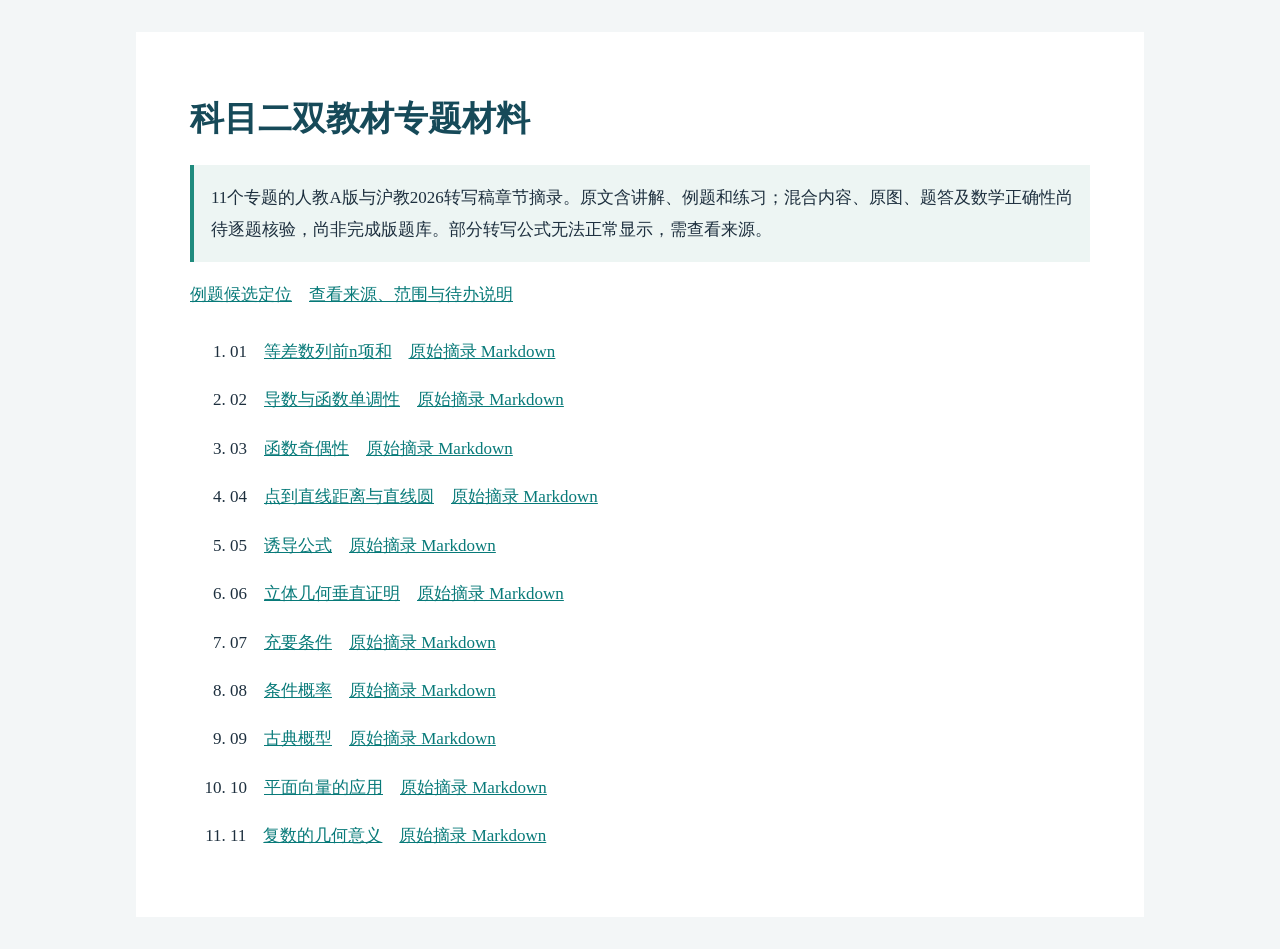
<file: index.html>
<!doctype html><html lang="zh-CN"><head><meta charset="utf-8"><meta name="viewport" content="width=device-width,initial-scale=1"><meta name="author" content="chengbai"><link rel="stylesheet" href="阅读样式.css"><title>科目二双教材专题材料</title></head><body><main><h1>科目二双教材专题材料</h1><p class="note">11个专题的人教A版与沪教2026转写稿章节摘录。原文含讲解、例题和练习；混合内容、原图、题答及数学正确性尚待逐题核验，尚非完成版题库。部分转写公式无法正常显示，需查看来源。</p><p><a href="例题候选目录.html">例题候选定位</a>　<a href="说明.html">查看来源、范围与待办说明</a></p><ol class="toc"><li>01　<a href="01-%E7%AD%89%E5%B7%AE%E6%95%B0%E5%88%97%E5%89%8Dn%E9%A1%B9%E5%92%8C/index.html">等差数列前n项和</a>　<a href="01-%E7%AD%89%E5%B7%AE%E6%95%B0%E5%88%97%E5%89%8Dn%E9%A1%B9%E5%92%8C/%E6%95%99%E6%9D%90%E6%91%98%E5%BD%95.md">原始摘录 Markdown</a></li><li>02　<a href="02-%E5%AF%BC%E6%95%B0%E4%B8%8E%E5%87%BD%E6%95%B0%E5%8D%95%E8%B0%83%E6%80%A7/index.html">导数与函数单调性</a>　<a href="02-%E5%AF%BC%E6%95%B0%E4%B8%8E%E5%87%BD%E6%95%B0%E5%8D%95%E8%B0%83%E6%80%A7/%E6%95%99%E6%9D%90%E6%91%98%E5%BD%95.md">原始摘录 Markdown</a></li><li>03　<a href="03-%E5%87%BD%E6%95%B0%E5%A5%87%E5%81%B6%E6%80%A7/index.html">函数奇偶性</a>　<a href="03-%E5%87%BD%E6%95%B0%E5%A5%87%E5%81%B6%E6%80%A7/%E6%95%99%E6%9D%90%E6%91%98%E5%BD%95.md">原始摘录 Markdown</a></li><li>04　<a href="04-%E7%82%B9%E5%88%B0%E7%9B%B4%E7%BA%BF%E8%B7%9D%E7%A6%BB%E4%B8%8E%E7%9B%B4%E7%BA%BF%E5%9C%86/index.html">点到直线距离与直线圆</a>　<a href="04-%E7%82%B9%E5%88%B0%E7%9B%B4%E7%BA%BF%E8%B7%9D%E7%A6%BB%E4%B8%8E%E7%9B%B4%E7%BA%BF%E5%9C%86/%E6%95%99%E6%9D%90%E6%91%98%E5%BD%95.md">原始摘录 Markdown</a></li><li>05　<a href="05-%E8%AF%B1%E5%AF%BC%E5%85%AC%E5%BC%8F/index.html">诱导公式</a>　<a href="05-%E8%AF%B1%E5%AF%BC%E5%85%AC%E5%BC%8F/%E6%95%99%E6%9D%90%E6%91%98%E5%BD%95.md">原始摘录 Markdown</a></li><li>06　<a href="06-%E7%AB%8B%E4%BD%93%E5%87%A0%E4%BD%95%E5%9E%82%E7%9B%B4%E8%AF%81%E6%98%8E/index.html">立体几何垂直证明</a>　<a href="06-%E7%AB%8B%E4%BD%93%E5%87%A0%E4%BD%95%E5%9E%82%E7%9B%B4%E8%AF%81%E6%98%8E/%E6%95%99%E6%9D%90%E6%91%98%E5%BD%95.md">原始摘录 Markdown</a></li><li>07　<a href="07-%E5%85%85%E8%A6%81%E6%9D%A1%E4%BB%B6/index.html">充要条件</a>　<a href="07-%E5%85%85%E8%A6%81%E6%9D%A1%E4%BB%B6/%E6%95%99%E6%9D%90%E6%91%98%E5%BD%95.md">原始摘录 Markdown</a></li><li>08　<a href="08-%E6%9D%A1%E4%BB%B6%E6%A6%82%E7%8E%87/index.html">条件概率</a>　<a href="08-%E6%9D%A1%E4%BB%B6%E6%A6%82%E7%8E%87/%E6%95%99%E6%9D%90%E6%91%98%E5%BD%95.md">原始摘录 Markdown</a></li><li>09　<a href="09-%E5%8F%A4%E5%85%B8%E6%A6%82%E5%9E%8B/index.html">古典概型</a>　<a href="09-%E5%8F%A4%E5%85%B8%E6%A6%82%E5%9E%8B/%E6%95%99%E6%9D%90%E6%91%98%E5%BD%95.md">原始摘录 Markdown</a></li><li>10　<a href="10-%E5%B9%B3%E9%9D%A2%E5%90%91%E9%87%8F%E7%9A%84%E5%BA%94%E7%94%A8/index.html">平面向量的应用</a>　<a href="10-%E5%B9%B3%E9%9D%A2%E5%90%91%E9%87%8F%E7%9A%84%E5%BA%94%E7%94%A8/%E6%95%99%E6%9D%90%E6%91%98%E5%BD%95.md">原始摘录 Markdown</a></li><li>11　<a href="11-%E5%A4%8D%E6%95%B0%E7%9A%84%E5%87%A0%E4%BD%95%E6%84%8F%E4%B9%89/index.html">复数的几何意义</a>　<a href="11-%E5%A4%8D%E6%95%B0%E7%9A%84%E5%87%A0%E4%BD%95%E6%84%8F%E4%B9%89/%E6%95%99%E6%9D%90%E6%91%98%E5%BD%95.md">原始摘录 Markdown</a></li></ol></main></body></html>
</file>
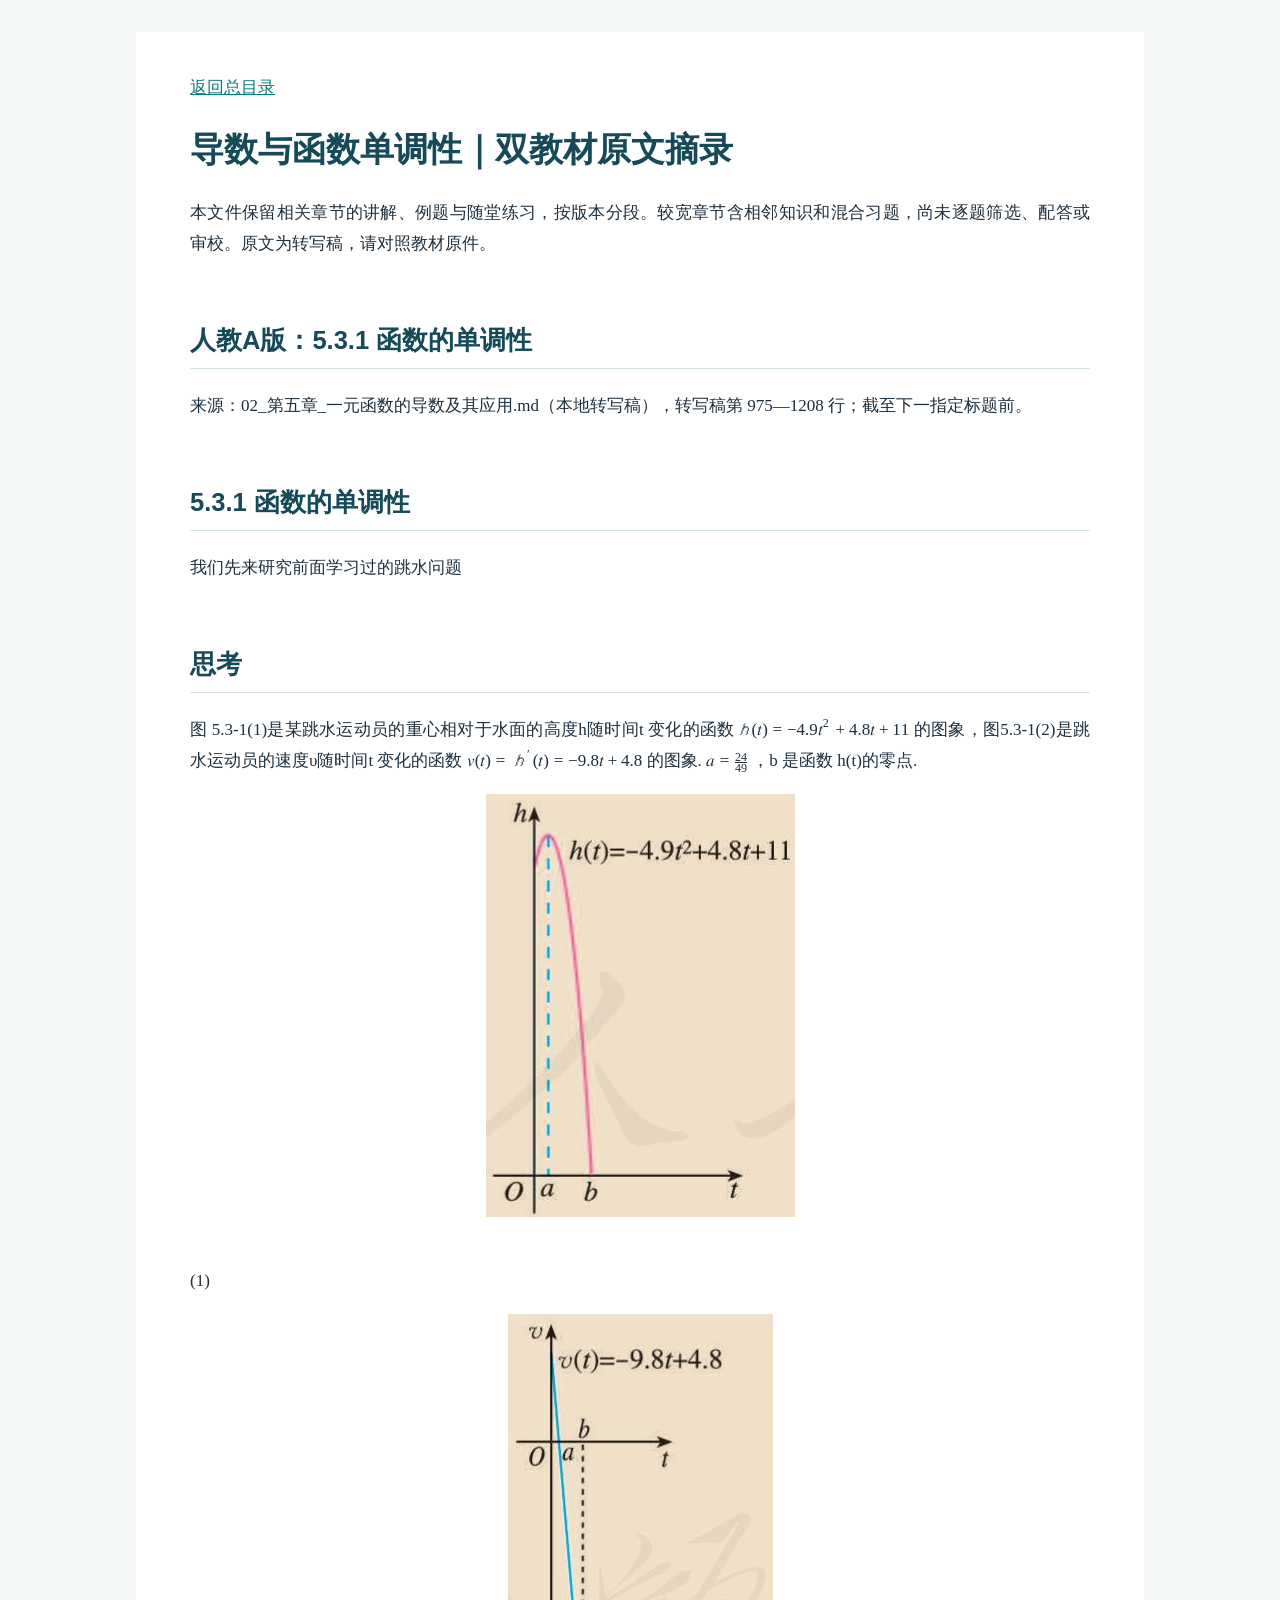
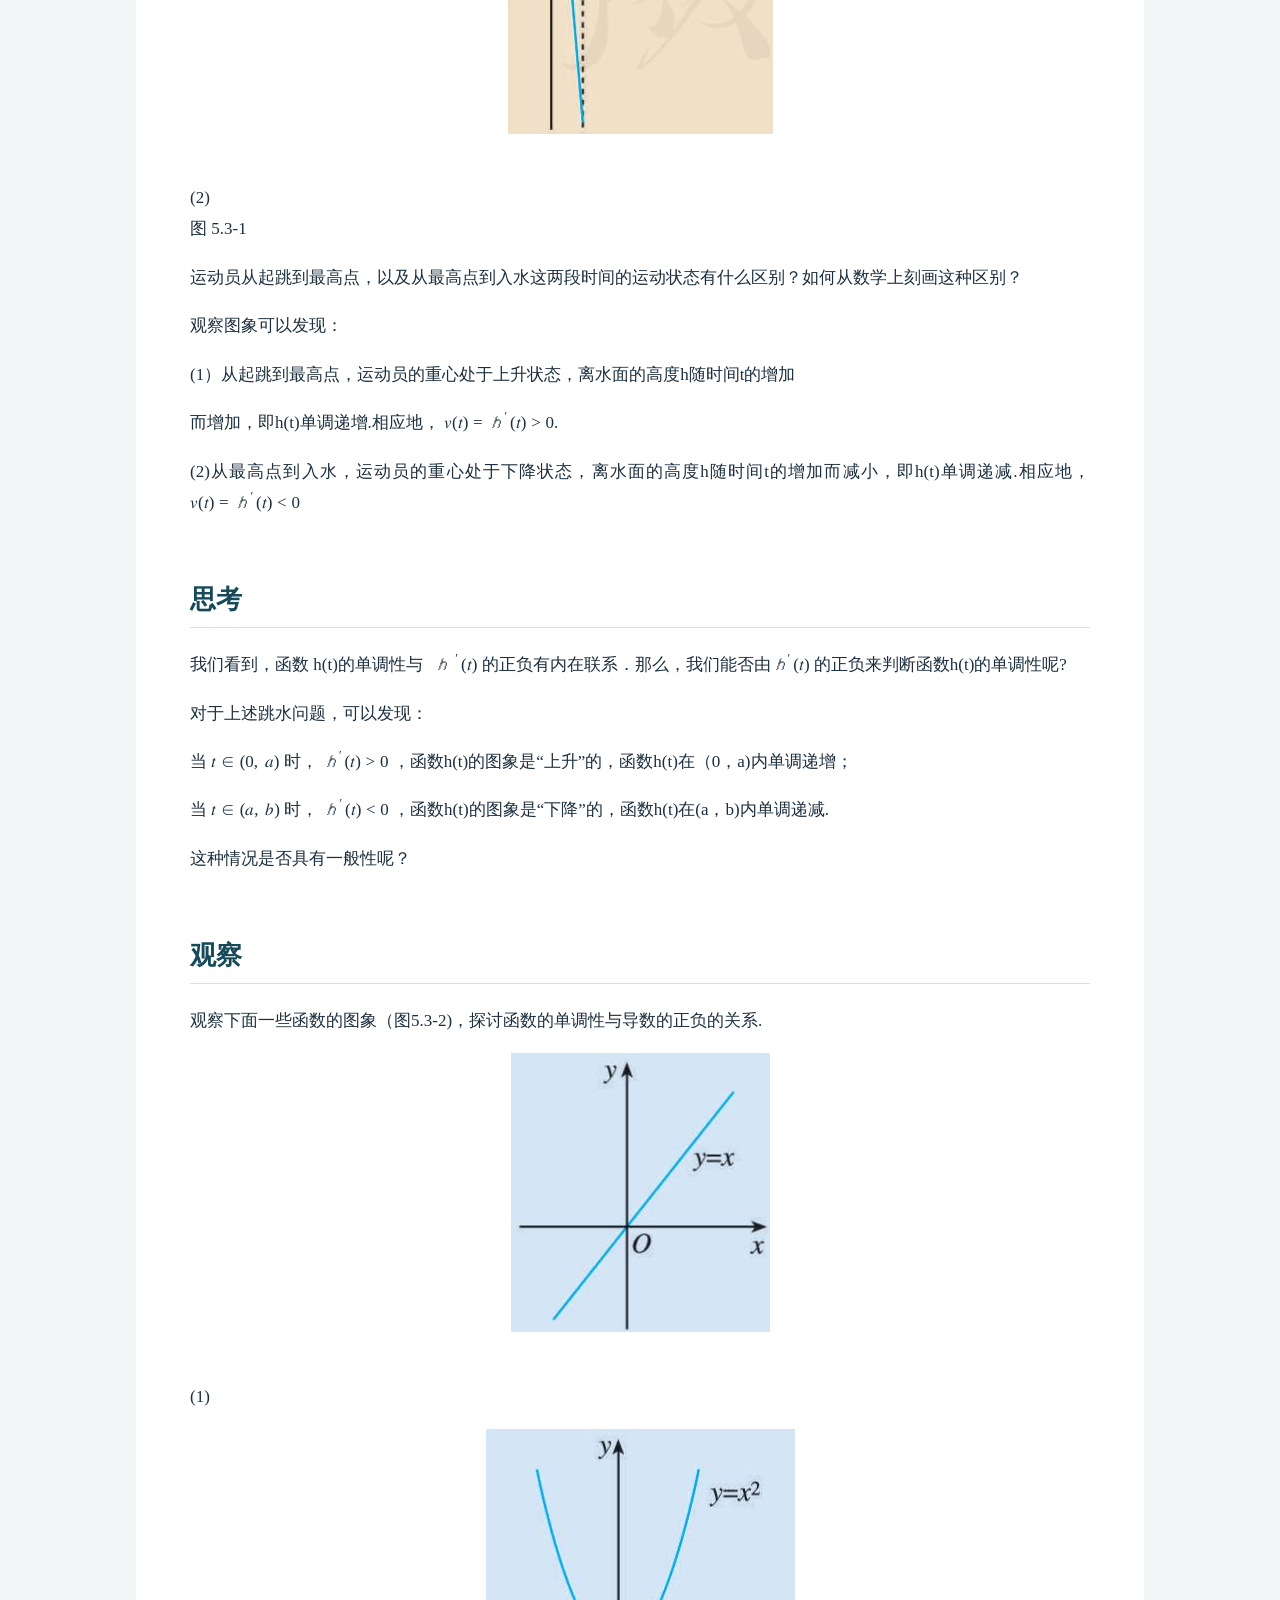
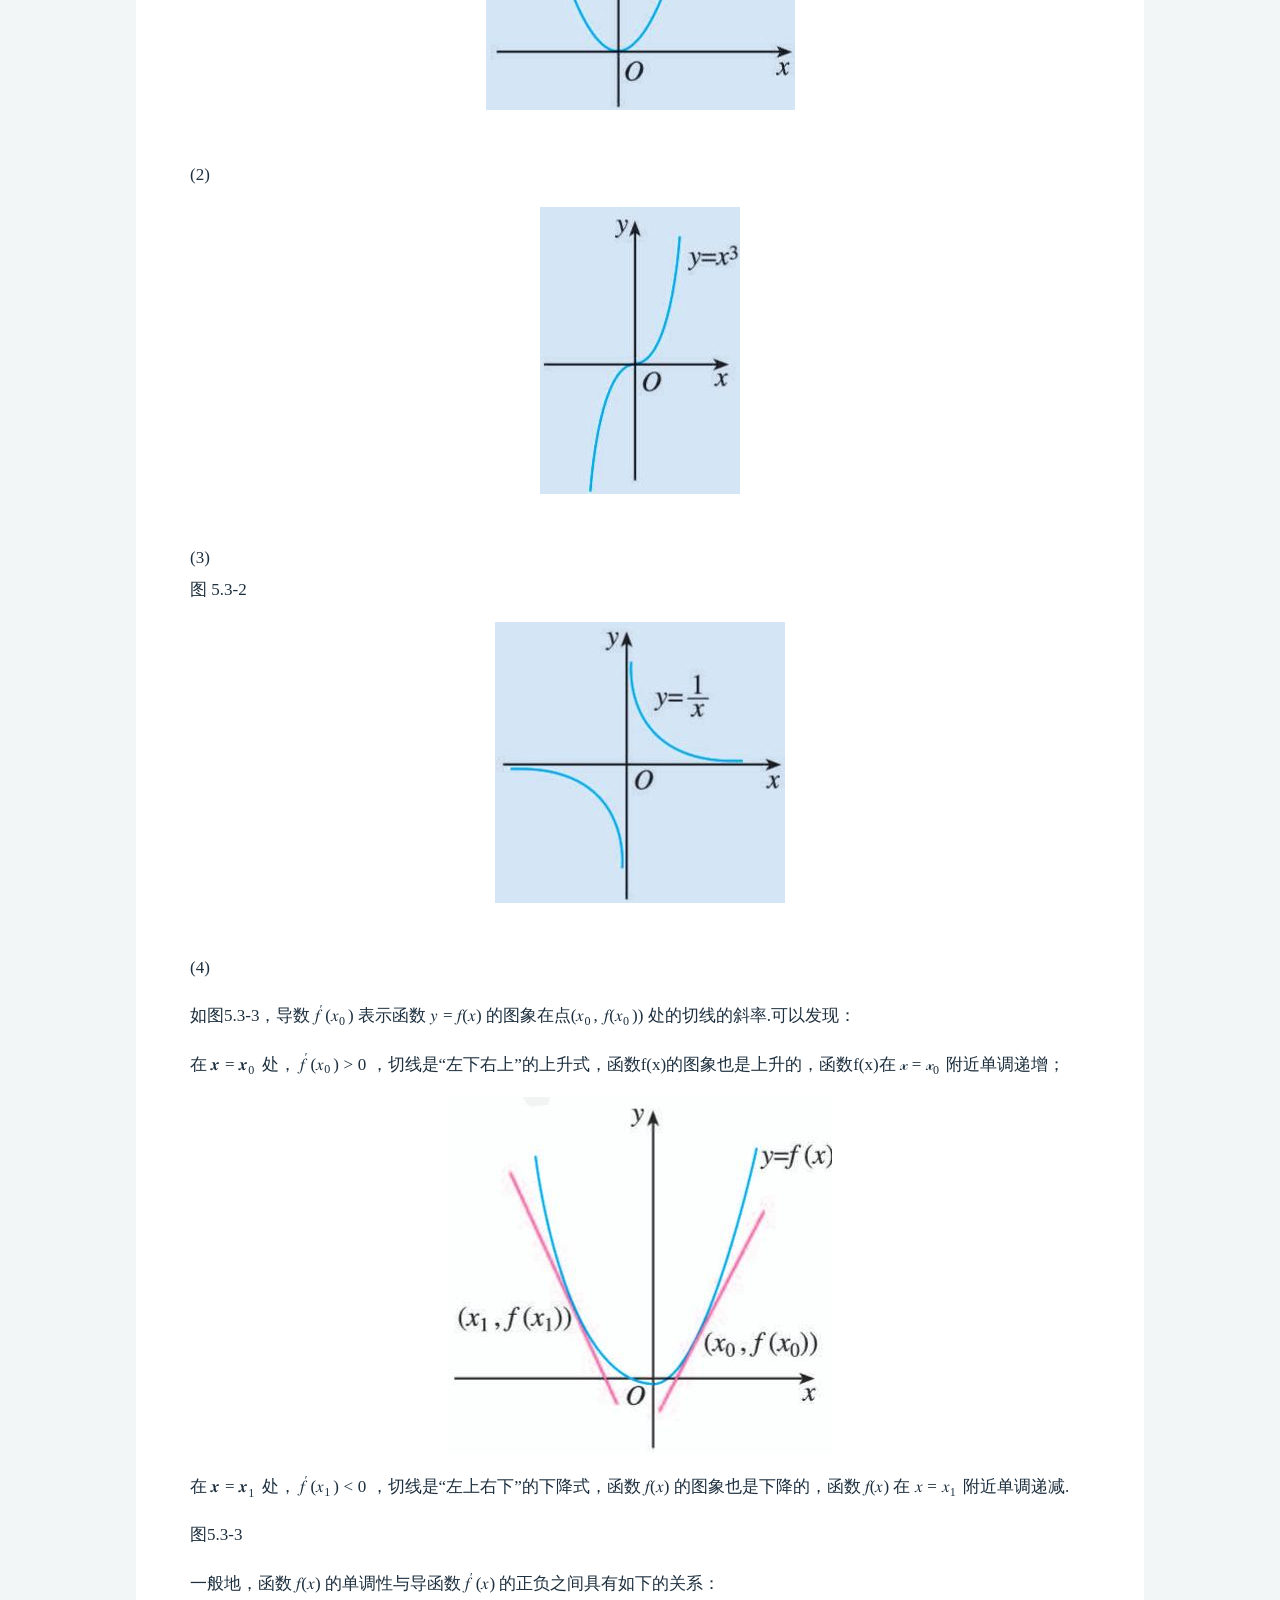
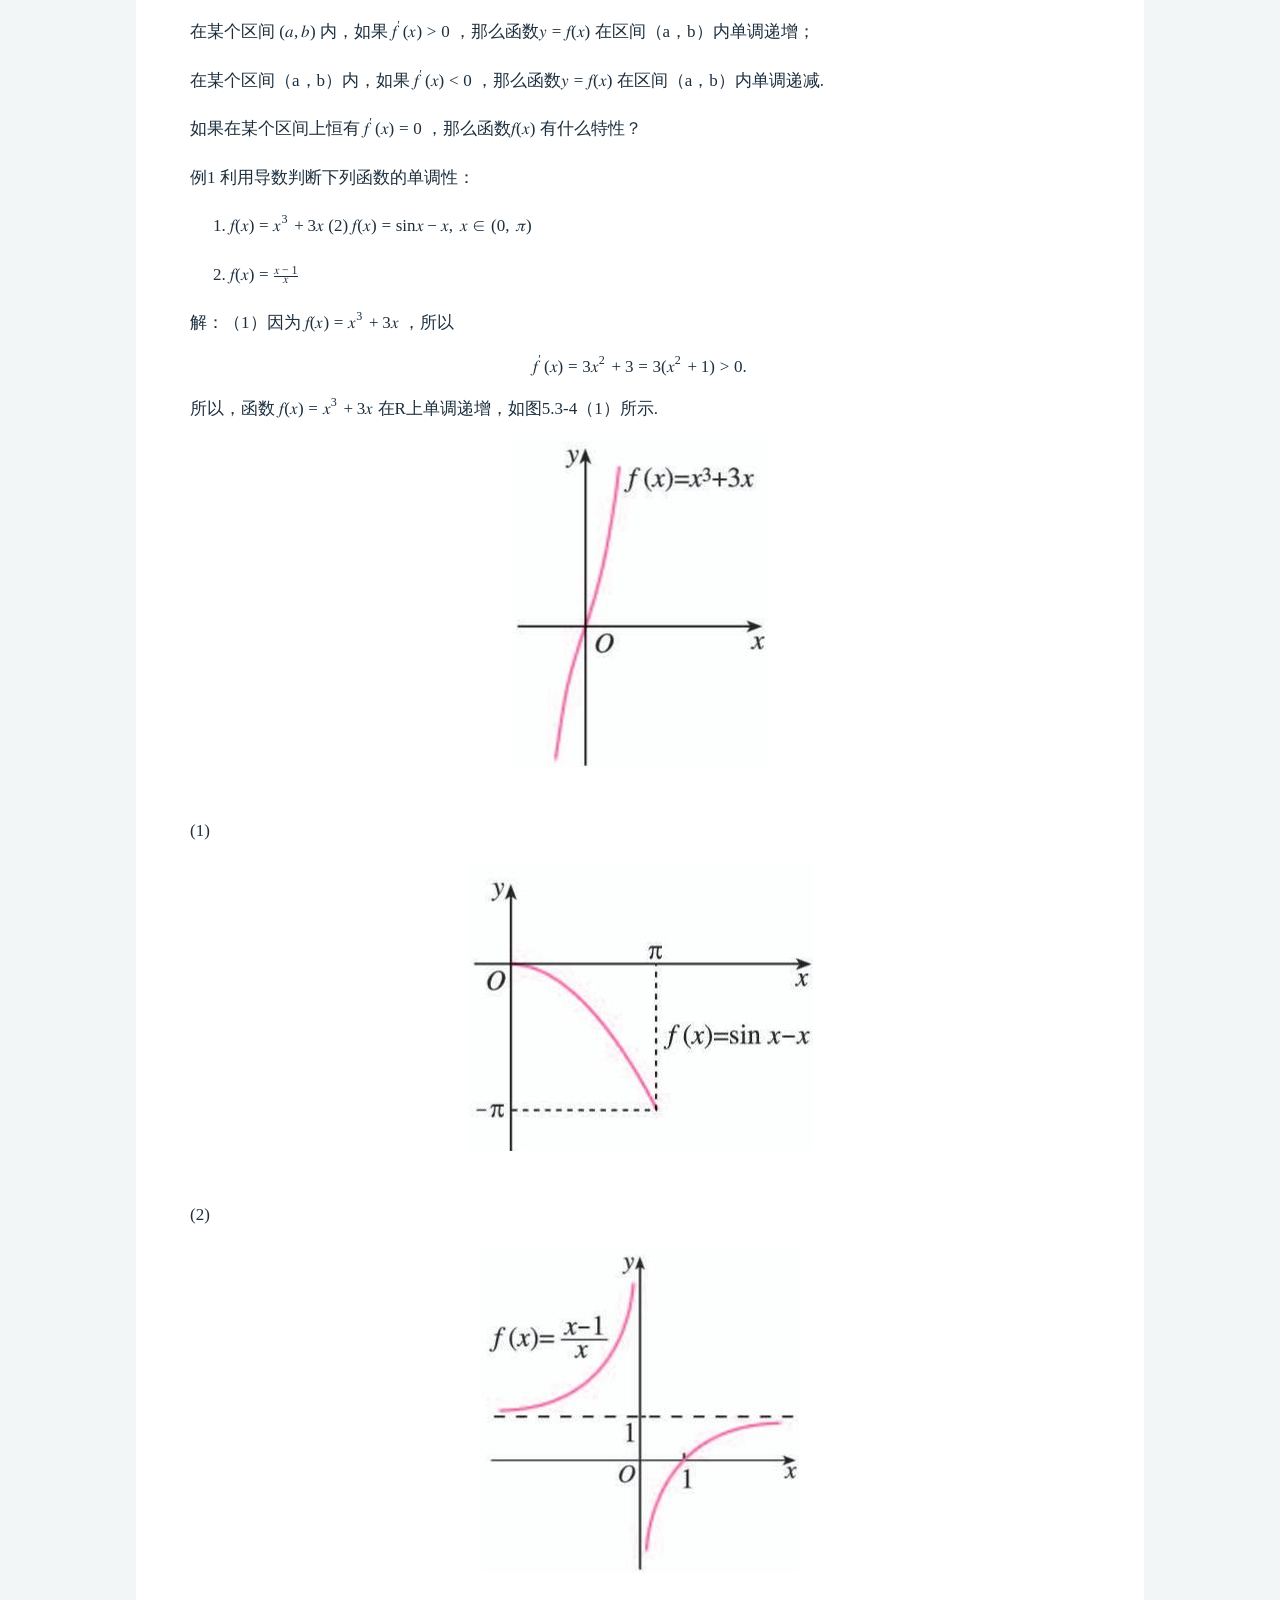
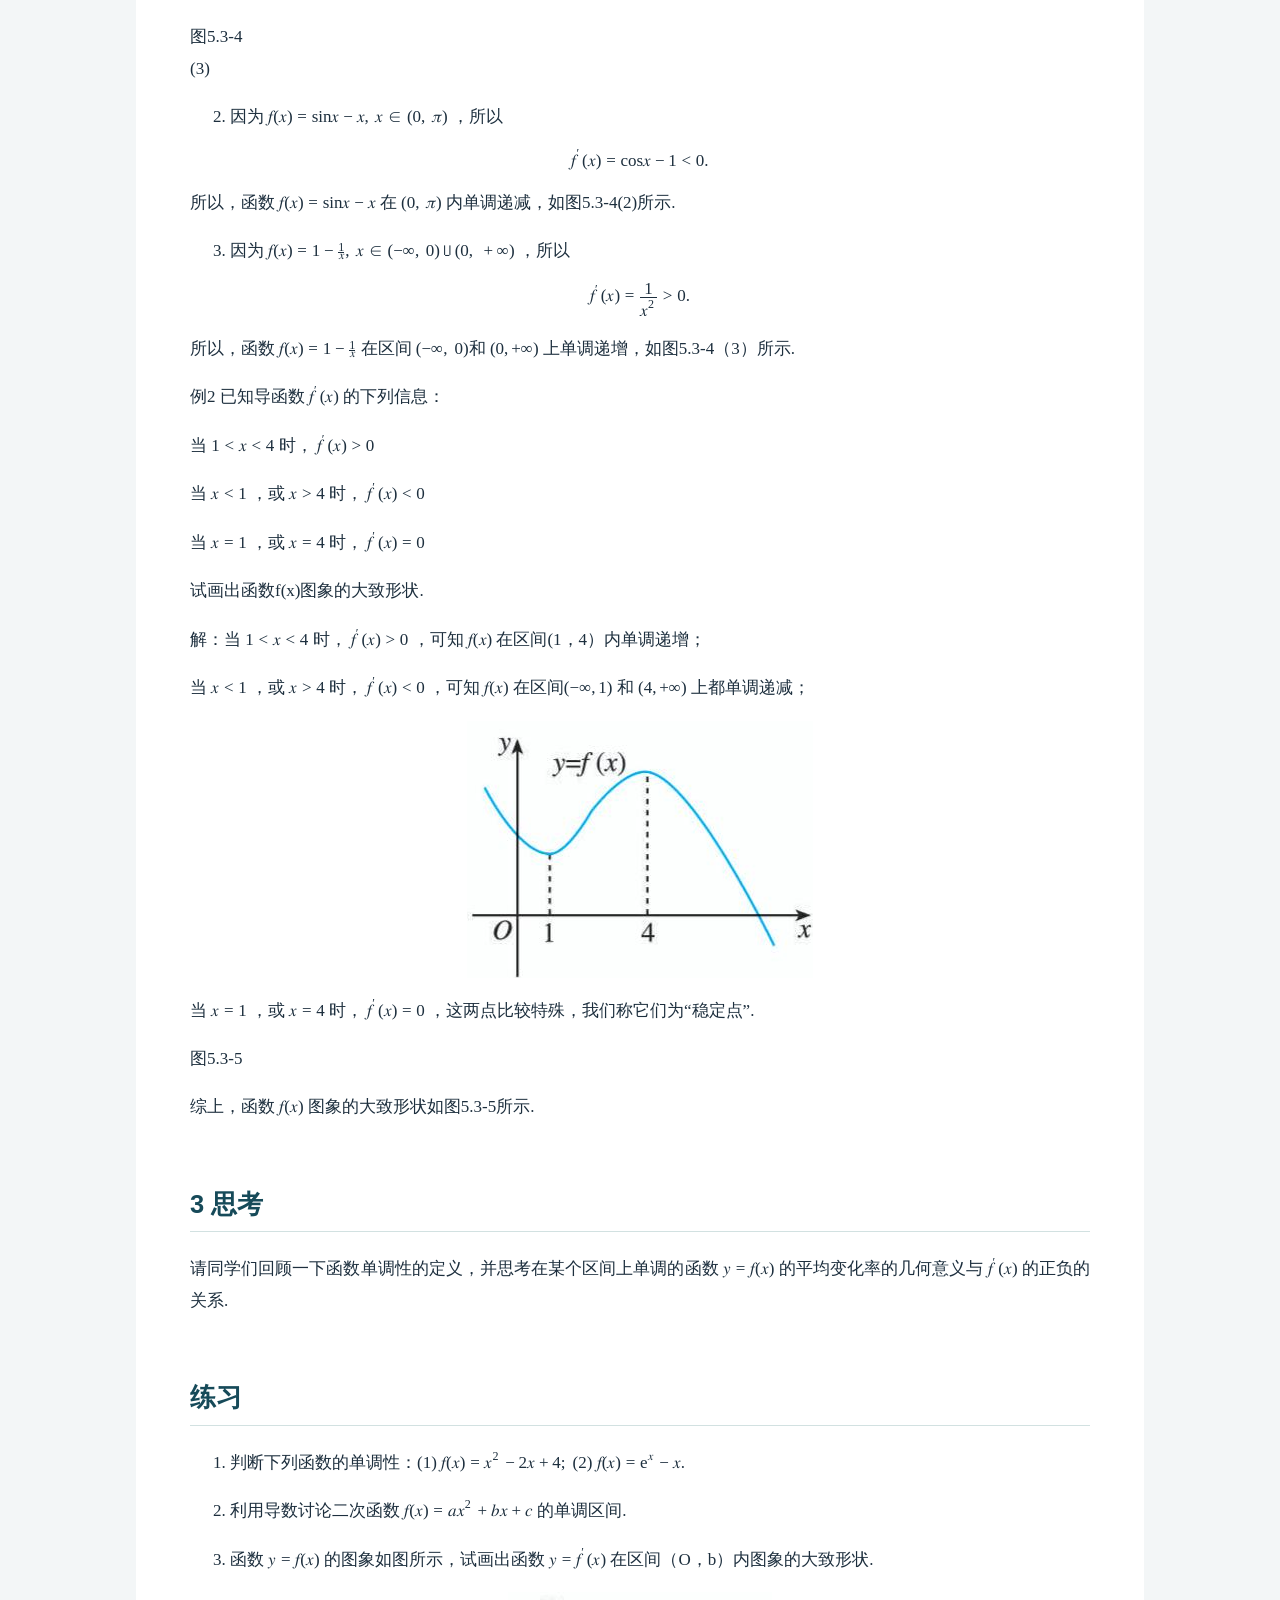
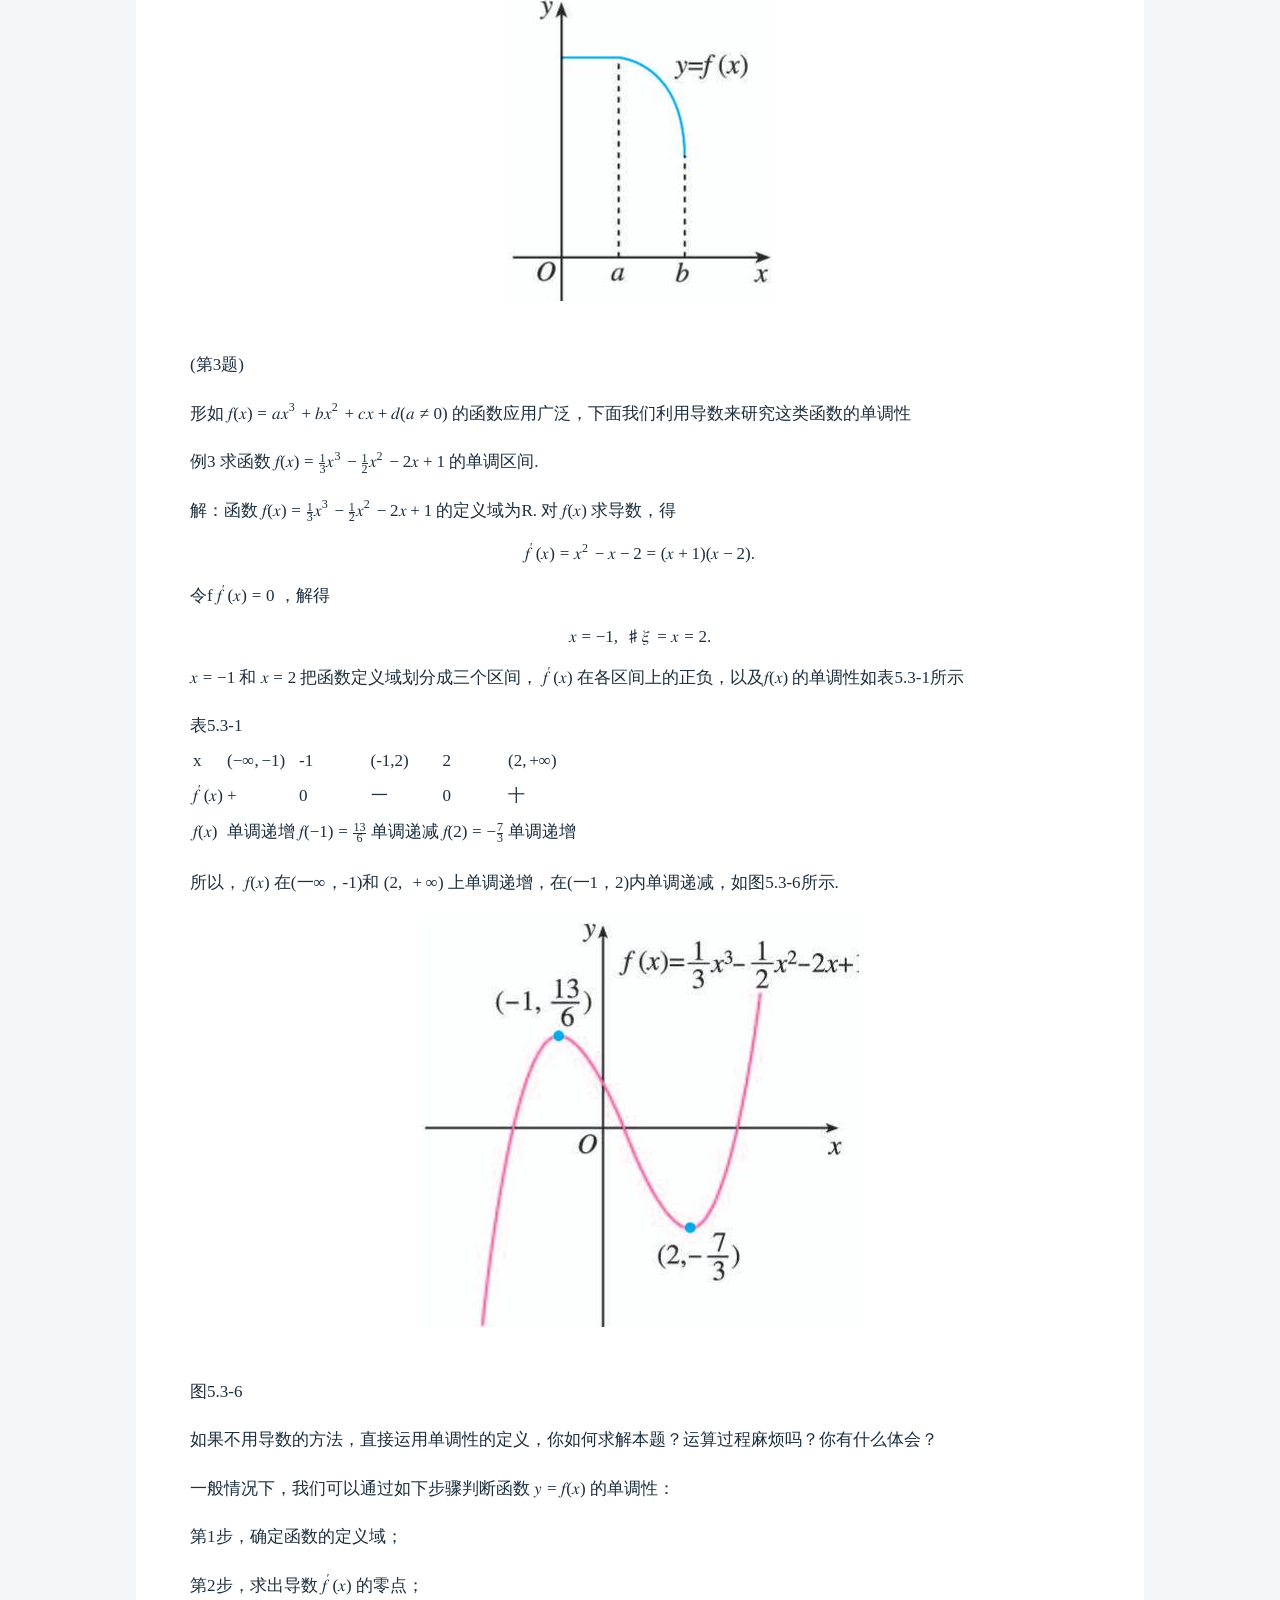
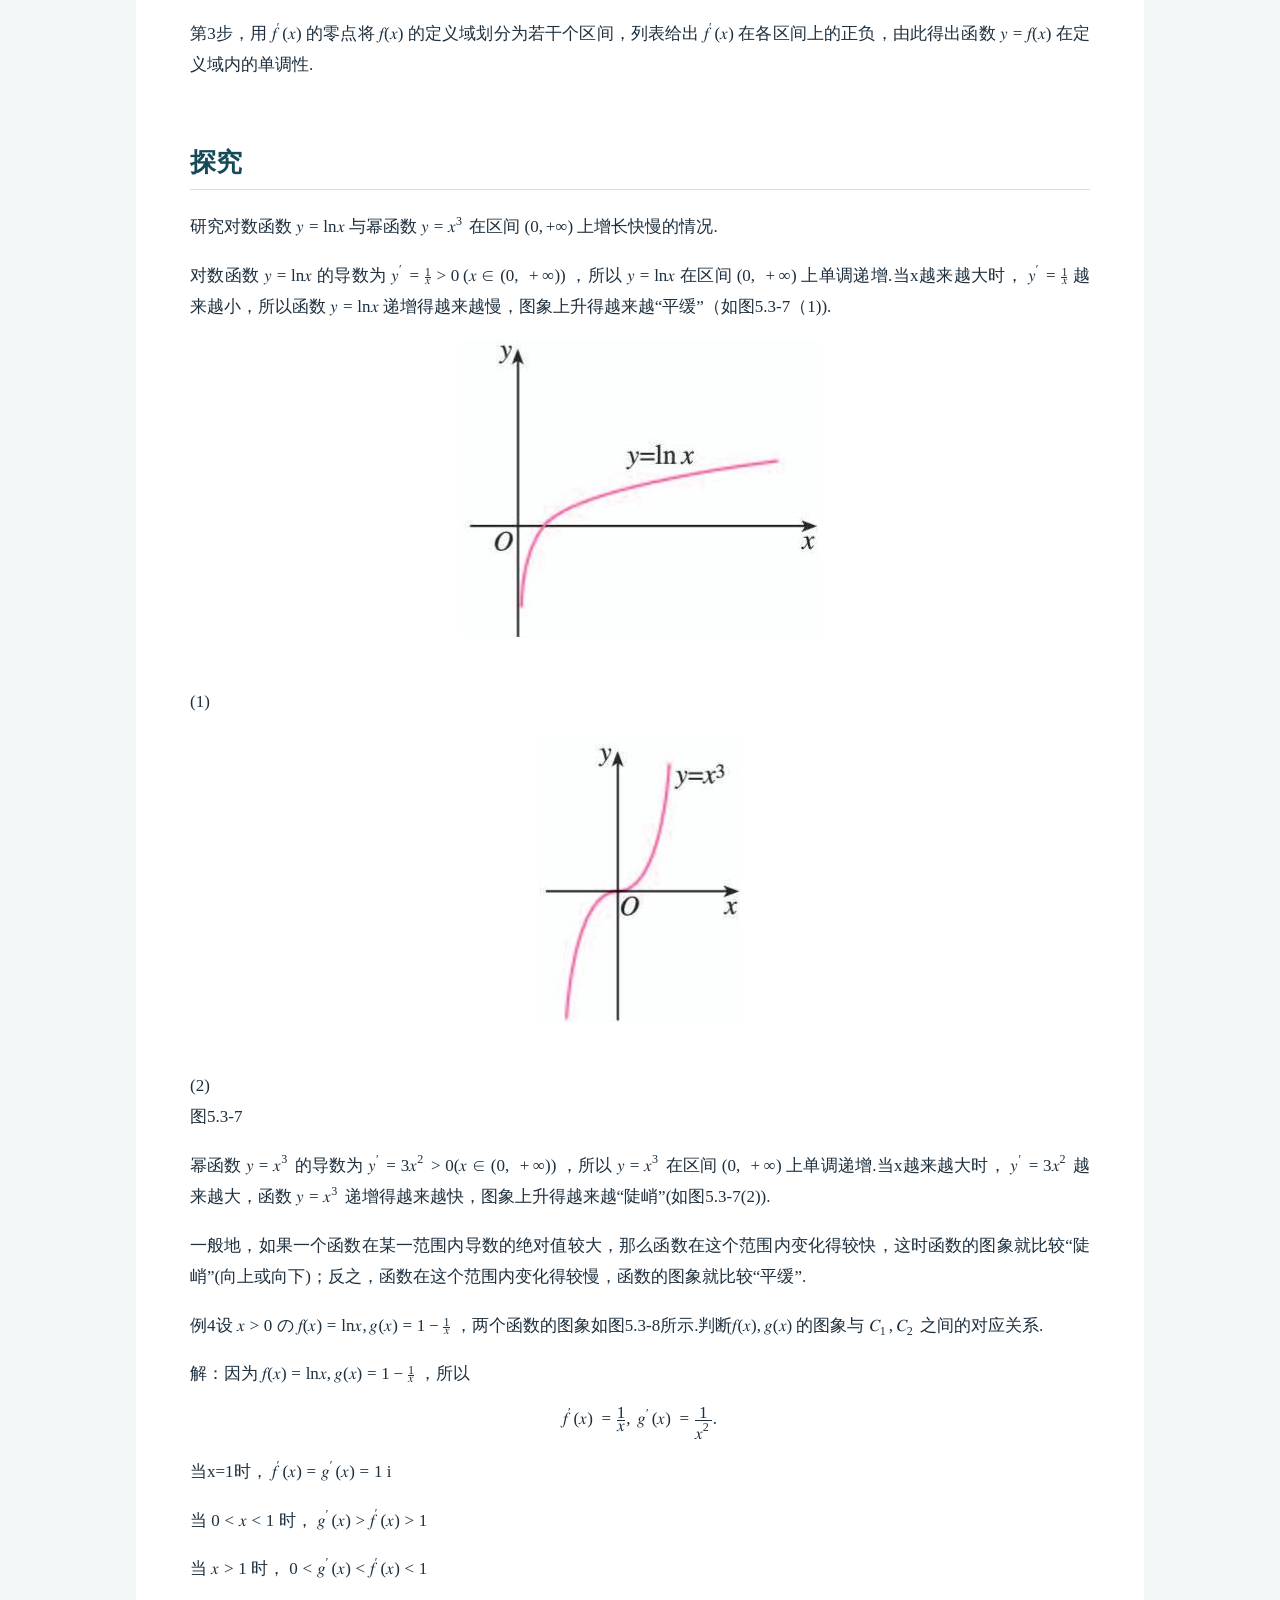
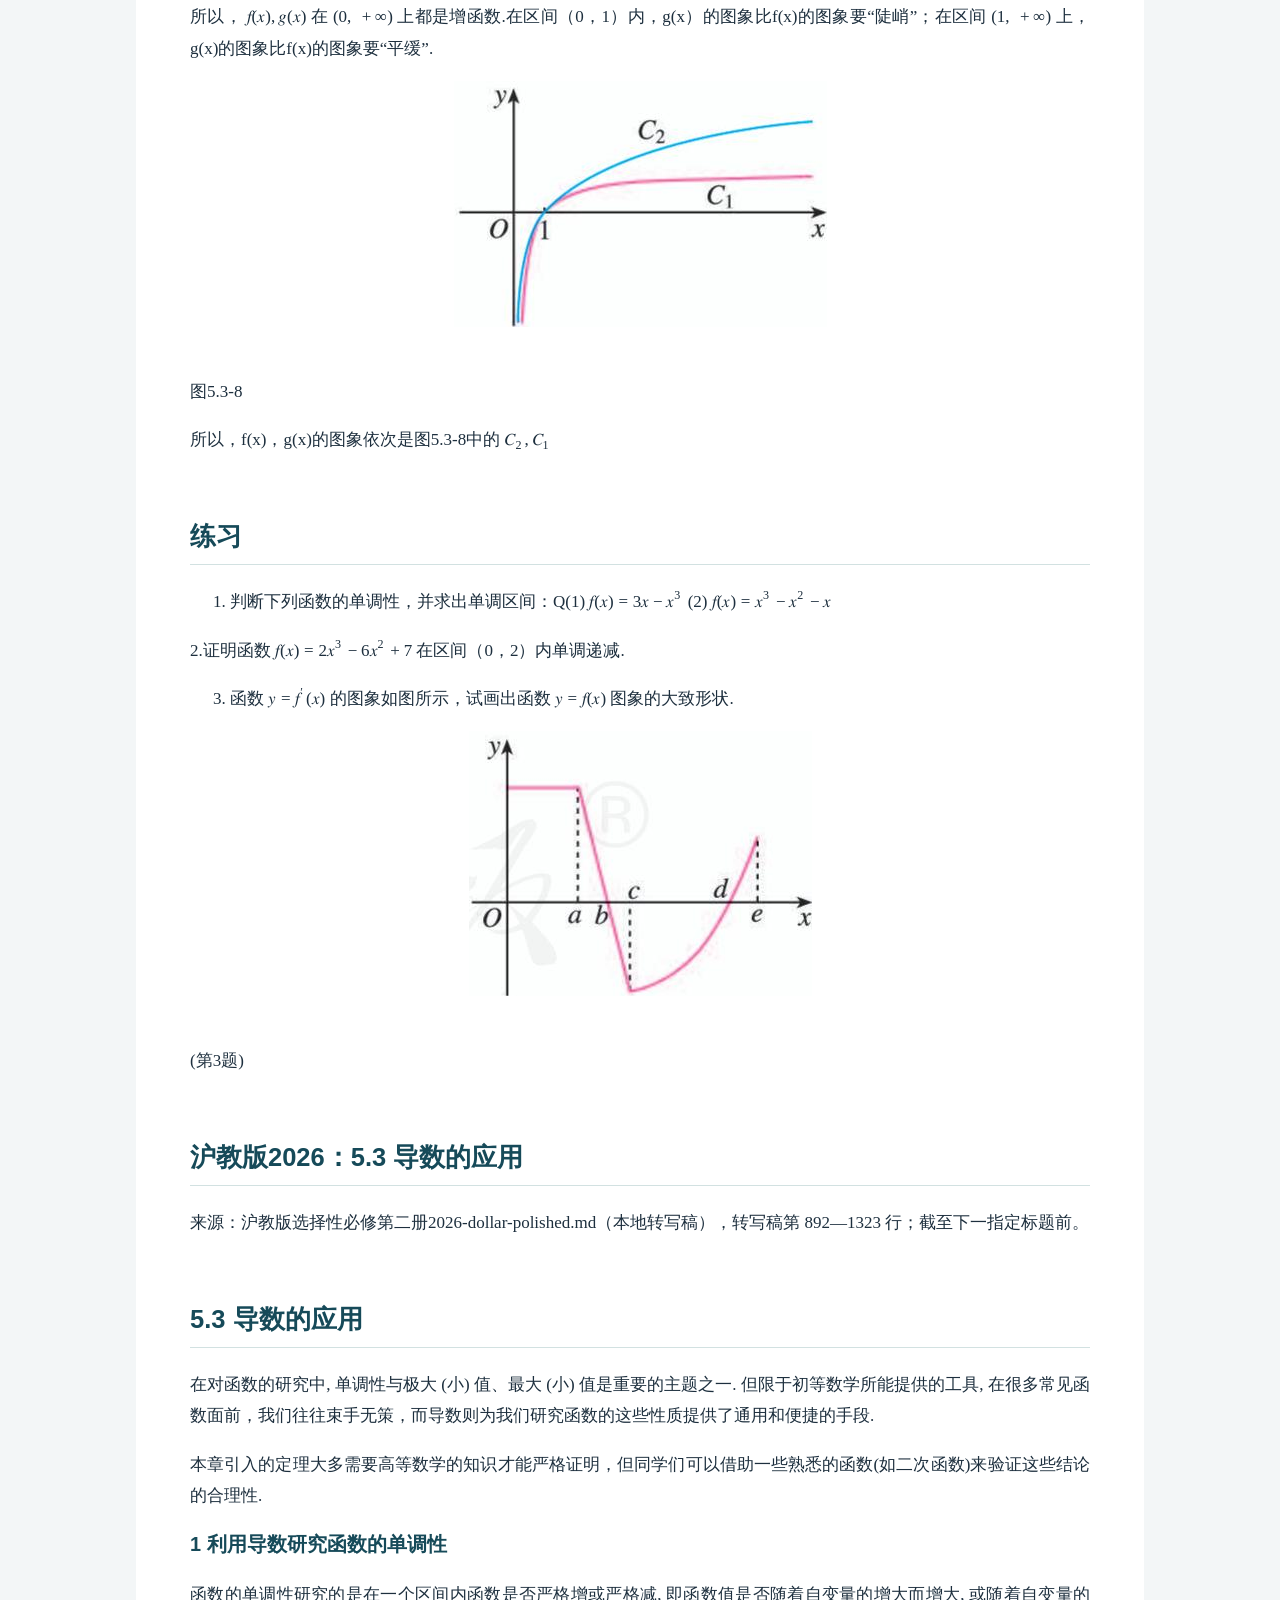
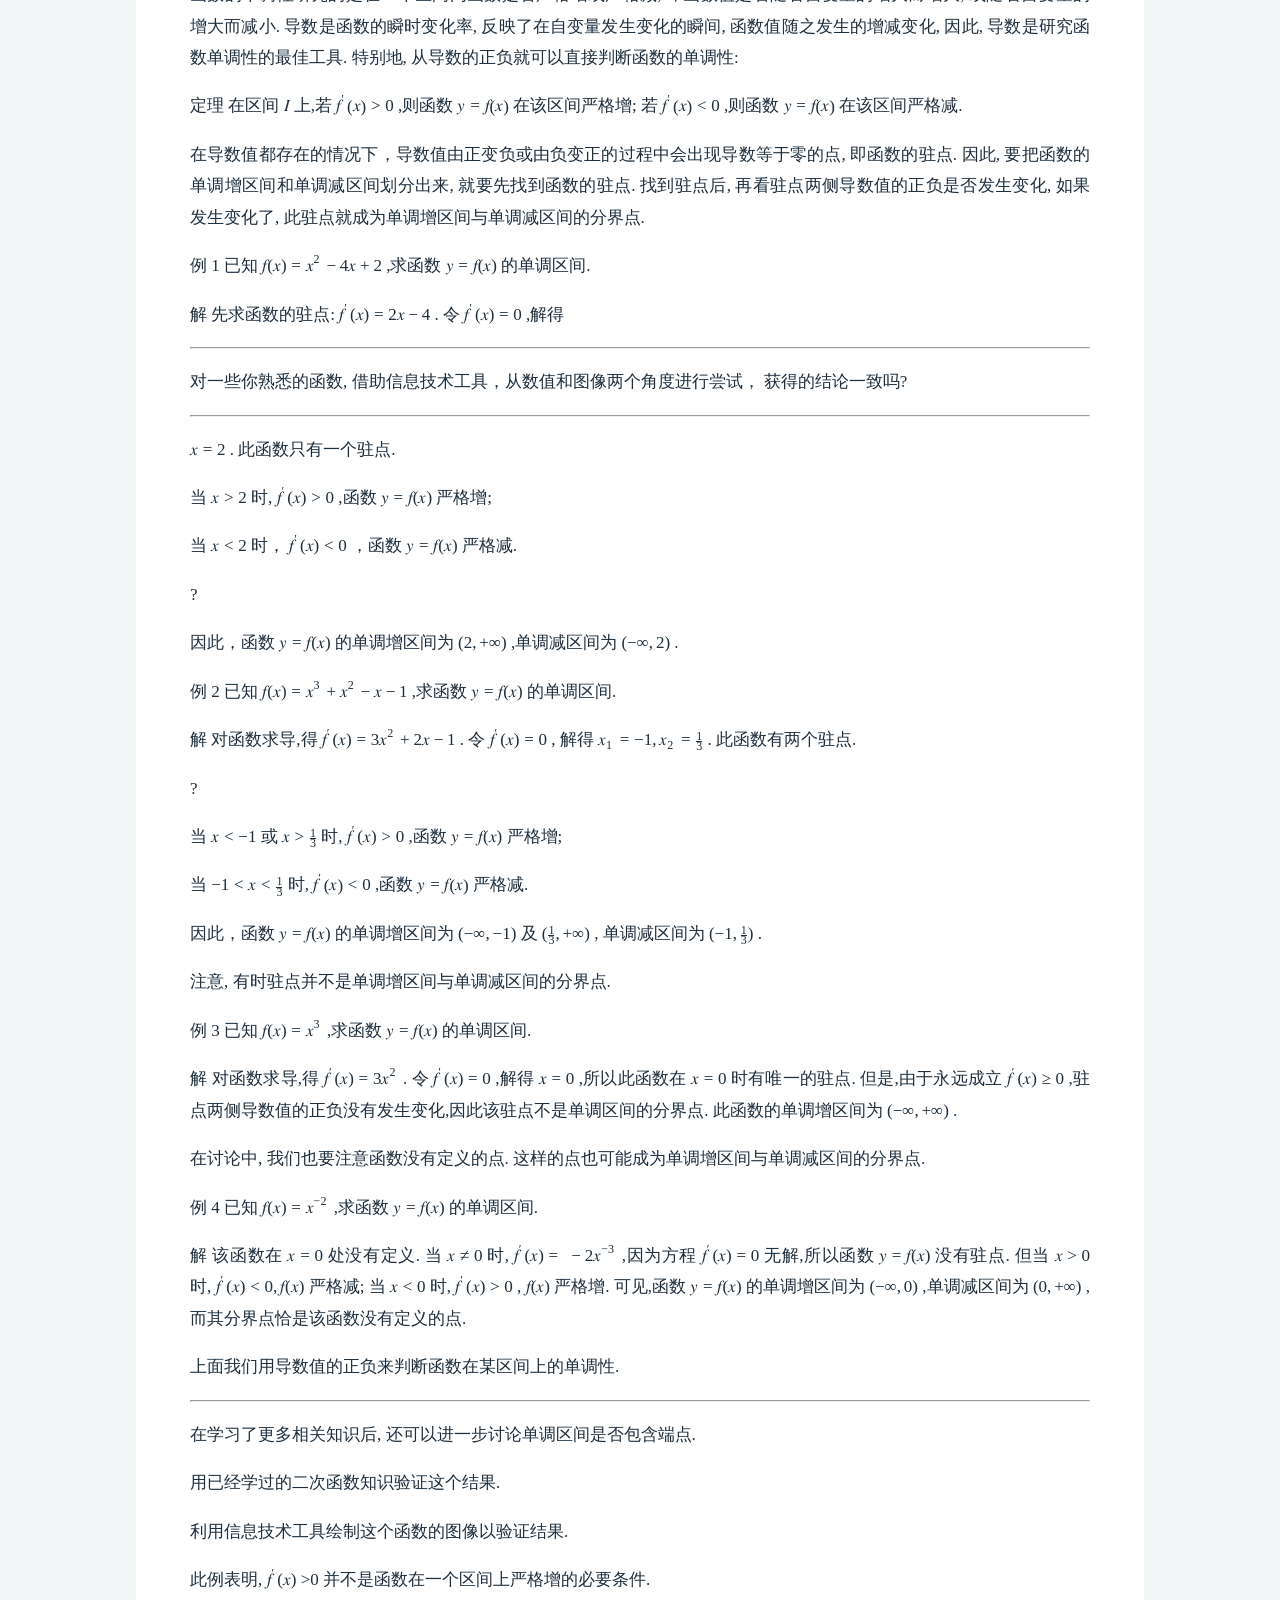
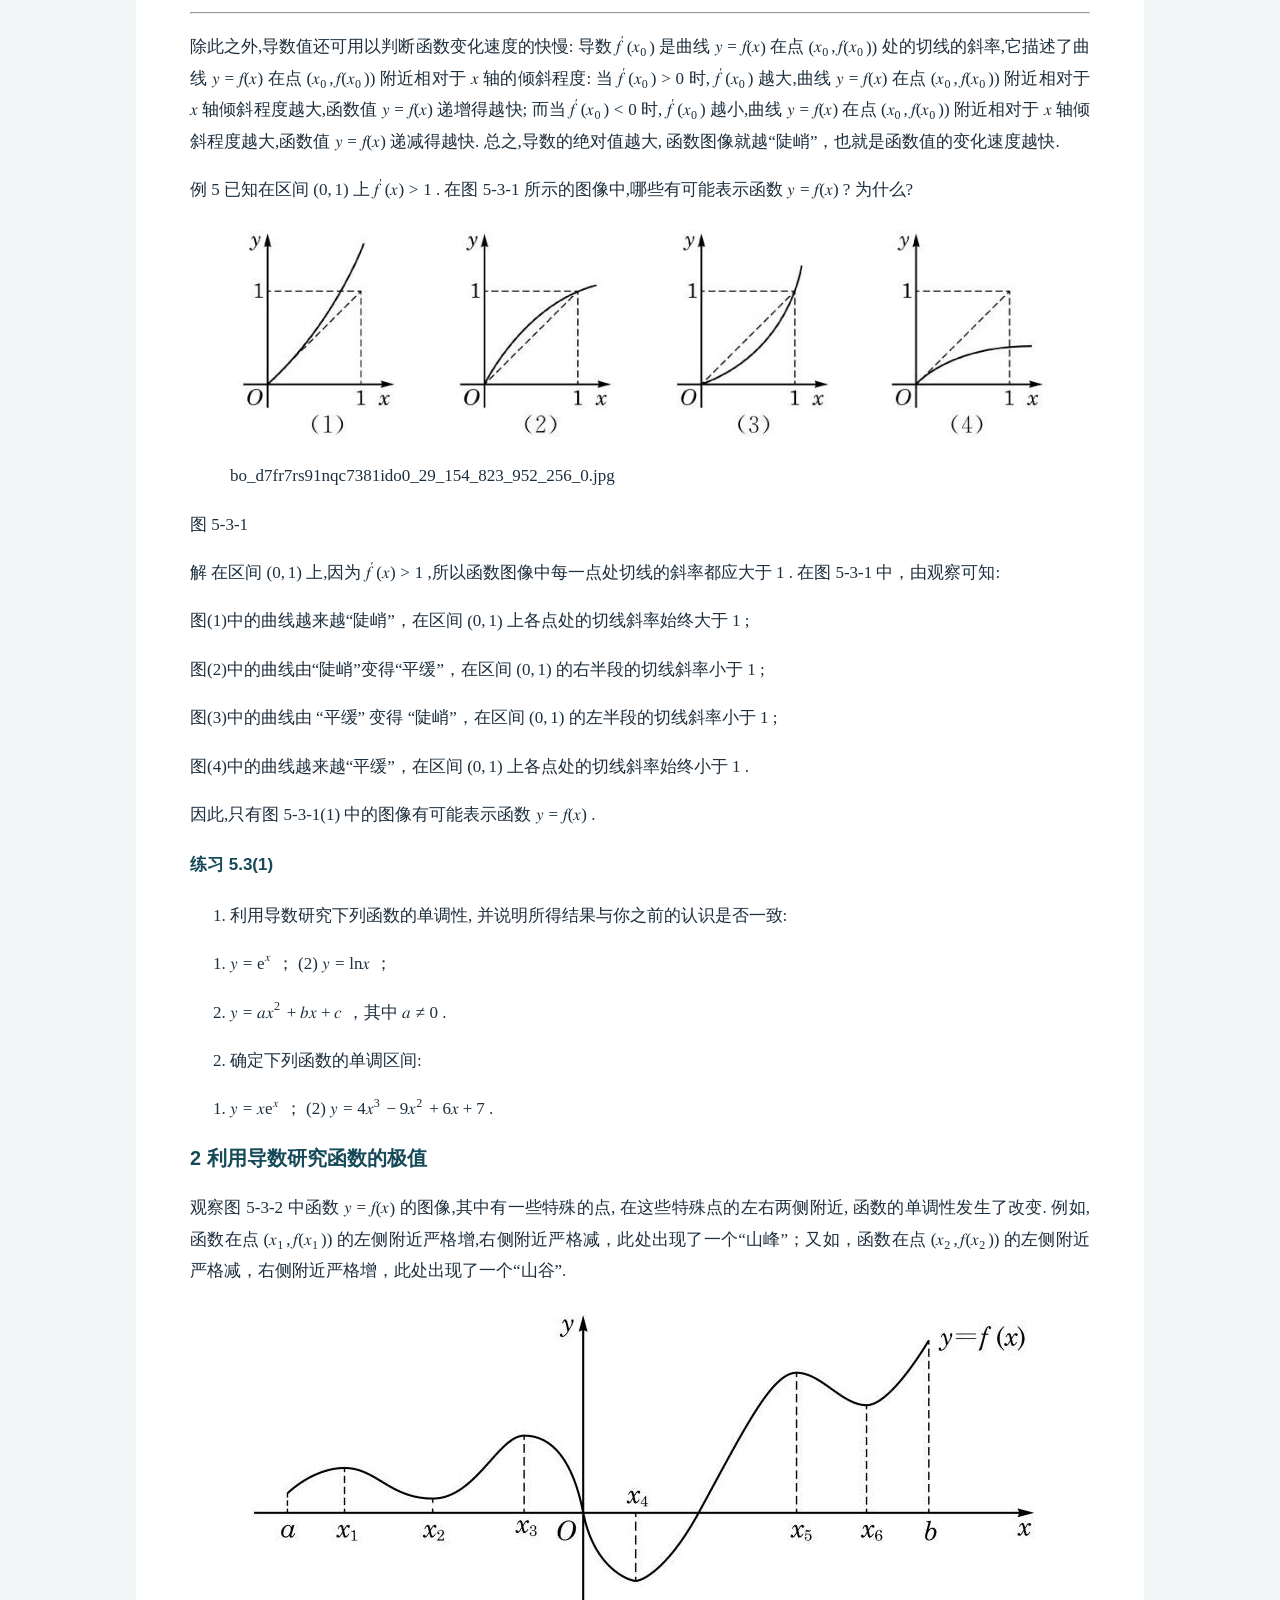
<file: 02-导数与函数单调性/index.html>
<!doctype html><html lang="zh-CN"><head><meta charset="utf-8"><meta name="viewport" content="width=device-width,initial-scale=1"><meta name="author" content="chengbai"><link rel="stylesheet" href="../阅读样式.css"><title>教材专题摘录</title></head><body><main><nav><a href="../index.html">返回总目录</a></nav><h1
id="导数与函数单调性双教材原文摘录">导数与函数单调性｜双教材原文摘录</h1>
<p>本文件保留相关章节的讲解、例题与随堂练习，按版本分段。较宽章节含相邻知识和混合习题，尚未逐题筛选、配答或审校。原文为转写稿，请对照教材原件。</p>
<h2 id="人教a版5.3.1-函数的单调性">人教A版：5.3.1 函数的单调性</h2>
<p>来源：02_第五章_一元函数的导数及其应用.md（本地转写稿），转写稿第
975—1208 行；截至下一指定标题前。</p>
<h2 id="函数的单调性">5.3.1 函数的单调性</h2>
<p>我们先来研究前面学习过的跳水问题</p>
<h2 id="思考">思考</h2>
<p>图 5.3-1(1)是某跳水运动员的重心相对于水面的高度h随时间t
变化的函数<math display="inline" xmlns="http://www.w3.org/1998/Math/MathML"><semantics><mrow><mi>h</mi><mrow><mo stretchy="true" form="prefix">(</mo><mi>t</mi><mo stretchy="true" form="postfix">)</mo></mrow><mo>=</mo><mi>−</mi><mn>4</mn><mi>.</mi><mn>9</mn><msup><mi>t</mi><mn>2</mn></msup><mo>+</mo><mn>4</mn><mi>.</mi><mn>8</mn><mi>t</mi><mo>+</mo><mn>1</mn><mn>1</mn></mrow><annotation encoding="application/x-tex">h \left( t \right) = - 4 . 9 t ^ { 2 } + 4 . 8 t + 1 1</annotation></semantics></math>
的图象，图5.3-1(2)是跳水运动员的速度υ随时间t 变化的函数
<math display="inline" xmlns="http://www.w3.org/1998/Math/MathML"><semantics><mrow><mi>v</mi><mo stretchy="false" form="prefix">(</mo><mi>t</mi><mo stretchy="false" form="postfix">)</mo><mo>=</mo><msup><mi>h</mi><mi>′</mi></msup><mo stretchy="false" form="prefix">(</mo><mi>t</mi><mo stretchy="false" form="postfix">)</mo><mo>=</mo><mi>−</mi><mn>9</mn><mi>.</mi><mn>8</mn><mi>t</mi><mo>+</mo><mn>4</mn><mi>.</mi><mn>8</mn></mrow><annotation encoding="application/x-tex">v ( t ) = h ^ { \prime } ( t ) = - 9 . 8 t + 4 . 8</annotation></semantics></math>
的图象.
<math display="inline" xmlns="http://www.w3.org/1998/Math/MathML"><semantics><mrow><mi>a</mi><mo>=</mo><mfrac><mrow><mn>2</mn><mn>4</mn></mrow><mrow><mn>4</mn><mn>9</mn></mrow></mfrac></mrow><annotation encoding="application/x-tex">a = \frac { 2 4 } { 4 9 }</annotation></semantics></math>
，b 是函数 h(t)的零点.</p>
<p><img
src="../assets/7c4b46bb407ced224f3142124bb9032f0b356ccfa3acd19029238b1604f31a65.jpg" /><br />
(1)</p>
<p><img
src="../assets/f2120a1c902ed949795180d00b6a63f13c88aeec2bc3297e5e85bc1bb4129168.jpg" /><br />
(2)<br />
图 5.3-1</p>
<p>运动员从起跳到最高点，以及从最高点到入水这两段时间的运动状态有什么区别？如何从数学上刻画这种区别？</p>
<p>观察图象可以发现：</p>
<p>(1）从起跳到最高点，运动员的重心处于上升状态，离水面的高度h随时间t的增加</p>
<p>而增加，即h(t)单调递增.相应地，
<math display="inline" xmlns="http://www.w3.org/1998/Math/MathML"><semantics><mrow><mi>v</mi><mo stretchy="false" form="prefix">(</mo><mi>t</mi><mo stretchy="false" form="postfix">)</mo><mo>=</mo><msup><mi>h</mi><mi>′</mi></msup><mo stretchy="false" form="prefix">(</mo><mi>t</mi><mo stretchy="false" form="postfix">)</mo><mo>&gt;</mo><mn>0</mn><mi>.</mi></mrow><annotation encoding="application/x-tex">v ( t ) = h ^ { \prime } ( t ) &gt; 0 .</annotation></semantics></math></p>
<p>(2)从最高点到入水，运动员的重心处于下降状态，离水面的高度h随时间t的增加而减小，即h(t)单调递减.相应地，
<math display="inline" xmlns="http://www.w3.org/1998/Math/MathML"><semantics><mrow><mi>v</mi><mo stretchy="false" form="prefix">(</mo><mi>t</mi><mo stretchy="false" form="postfix">)</mo><mo>=</mo><msup><mi>h</mi><mi>′</mi></msup><mo stretchy="false" form="prefix">(</mo><mi>t</mi><mo stretchy="false" form="postfix">)</mo><mo>&lt;</mo><mn>0</mn></mrow><annotation encoding="application/x-tex">v ( t ) = h ^ { \prime } ( t ) &lt; 0</annotation></semantics></math></p>
<h2 id="思考-1">思考</h2>
<p>我们看到，函数 h(t)的单调性与
<math display="inline" xmlns="http://www.w3.org/1998/Math/MathML"><semantics><mrow><msup><mrow><mspace width="0.333em"></mspace><mtext mathvariant="italic"> ℎ </mtext><mspace width="0.333em"></mspace></mrow><mi>′</mi></msup><mrow><mo stretchy="true" form="prefix">(</mo><mi>t</mi><mo stretchy="true" form="postfix">)</mo></mrow></mrow><annotation encoding="application/x-tex">\textit { h } ^ { \prime } \left( t \right)</annotation></semantics></math>
的正负有内在联系．那么，我们能否由<math display="inline" xmlns="http://www.w3.org/1998/Math/MathML"><semantics><mrow><msup><mi>h</mi><mi>′</mi></msup><mo stretchy="false" form="prefix">(</mo><mi>t</mi><mo stretchy="false" form="postfix">)</mo></mrow><annotation encoding="application/x-tex">h ^ { \prime } ( t )</annotation></semantics></math>
的正负来判断函数h(t)的单调性呢?</p>
<p>对于上述跳水问题，可以发现：</p>
<p>当
<math display="inline" xmlns="http://www.w3.org/1998/Math/MathML"><semantics><mrow><mi>t</mi><mo>∈</mo><mo stretchy="false" form="prefix">(</mo><mn>0</mn><mo>,</mo><mspace width="0.222em"></mspace><mi>a</mi><mo stretchy="false" form="postfix">)</mo></mrow><annotation encoding="application/x-tex">t \in ( 0 , \ a )</annotation></semantics></math>
时，
<math display="inline" xmlns="http://www.w3.org/1998/Math/MathML"><semantics><mrow><msup><mi>h</mi><mi>′</mi></msup><mo stretchy="false" form="prefix">(</mo><mi>t</mi><mo stretchy="false" form="postfix">)</mo><mo>&gt;</mo><mn>0</mn></mrow><annotation encoding="application/x-tex">h ^ { \prime } ( t ) &gt; 0</annotation></semantics></math>
，函数h(t)的图象是“上升”的，函数h(t)在（0，a)内单调递增；</p>
<p>当
<math display="inline" xmlns="http://www.w3.org/1998/Math/MathML"><semantics><mrow><mi>t</mi><mo>∈</mo><mo stretchy="false" form="prefix">(</mo><mi>a</mi><mo>,</mo><mspace width="0.222em"></mspace><mi>b</mi><mo stretchy="false" form="postfix">)</mo></mrow><annotation encoding="application/x-tex">t \in ( a , \ b )</annotation></semantics></math>
时，
<math display="inline" xmlns="http://www.w3.org/1998/Math/MathML"><semantics><mrow><msup><mi>h</mi><mi>′</mi></msup><mrow><mo stretchy="true" form="prefix">(</mo><mi>t</mi><mo stretchy="true" form="postfix">)</mo></mrow><mo>&lt;</mo><mn>0</mn></mrow><annotation encoding="application/x-tex">h ^ { \prime } \left( t \right) &lt; 0</annotation></semantics></math>
，函数h(t)的图象是“下降”的，函数h(t)在(a，b)内单调递减.</p>
<p>这种情况是否具有一般性呢？</p>
<h2 id="观察">观察</h2>
<p>观察下面一些函数的图象（图5.3-2)，探讨函数的单调性与导数的正负的关系.</p>
<p><img
src="../assets/a4c239baa495db1ef962cf4124a90b0ad0e39a4ada8cf83dce6c723408da40c3.jpg" /><br />
(1)</p>
<p><img
src="../assets/1b5849e76457e7f5f76f8df226caf7e8e5ffae3683714599450b2ebbe9774a54.jpg" /><br />
(2)</p>
<p><img
src="../assets/a1559e4940a06aedf236e8ad94f5f9ed9790f1087241becd7260128aa1b18fce.jpg" /><br />
(3)<br />
图 5.3-2</p>
<p><img
src="../assets/7b7e267f51fecd6062741453397b0ae56fe2875f58855e394d899309dc2080a9.jpg" /><br />
(4)</p>
<p>如图5.3-3，导数
<math display="inline" xmlns="http://www.w3.org/1998/Math/MathML"><semantics><mrow><msup><mi>f</mi><mi>′</mi></msup><mo stretchy="false" form="prefix">(</mo><msub><mi>x</mi><mn>0</mn></msub><mo stretchy="false" form="postfix">)</mo></mrow><annotation encoding="application/x-tex">f ^ { \prime } ( x _ { 0 } )</annotation></semantics></math>
表示函数
<math display="inline" xmlns="http://www.w3.org/1998/Math/MathML"><semantics><mrow><mi>y</mi><mo>=</mo><mi>f</mi><mo stretchy="false" form="prefix">(</mo><mi>x</mi><mo stretchy="false" form="postfix">)</mo></mrow><annotation encoding="application/x-tex">y = f ( x )</annotation></semantics></math>
的图象在点<math display="inline" xmlns="http://www.w3.org/1998/Math/MathML"><semantics><mrow><mo stretchy="false" form="prefix">(</mo><msub><mi>x</mi><mn>0</mn></msub><mo>,</mo><mspace width="0.222em"></mspace><mi>f</mi><mo stretchy="false" form="prefix">(</mo><msub><mi>x</mi><mn>0</mn></msub><mo stretchy="false" form="postfix">)</mo><mo stretchy="false" form="postfix">)</mo></mrow><annotation encoding="application/x-tex">( x _ { 0 } , \ f ( x _ { 0 } ) )</annotation></semantics></math>
处的切线的斜率.可以发现：</p>
<p>在
<math display="inline" xmlns="http://www.w3.org/1998/Math/MathML"><semantics><mrow><mi mathvariant="bold-italic">𝒙</mi><mo>=</mo><msub><mi mathvariant="bold-italic">𝒙</mi><mn>0</mn></msub></mrow><annotation encoding="application/x-tex">{ \boldsymbol { x } } = { \boldsymbol { x } } _ { 0 }</annotation></semantics></math>
处，
<math display="inline" xmlns="http://www.w3.org/1998/Math/MathML"><semantics><mrow><msup><mi>f</mi><mi>′</mi></msup><mo stretchy="false" form="prefix">(</mo><msub><mi>x</mi><mn>0</mn></msub><mo stretchy="false" form="postfix">)</mo><mo>&gt;</mo><mn>0</mn></mrow><annotation encoding="application/x-tex">f ^ { \prime } ( x _ { 0 } ) &gt; 0</annotation></semantics></math>
，切线是“左下右上”的上升式，函数f(x)的图象也是上升的，函数f(x)在
<math display="inline" xmlns="http://www.w3.org/1998/Math/MathML"><semantics><mrow><mi mathvariant="script">𝓍</mi><mo>=</mo><msub><mi mathvariant="script">𝓍</mi><mn>0</mn></msub></mrow><annotation encoding="application/x-tex">{ \mathcal { x } } = { \mathcal { x } } _ { 0 }</annotation></semantics></math>
附近单调递增；</p>
<p><img
src="../assets/1d3ea75286c06f936f3afd7762a63e18f27d8596076dca33e4c394b95fb6dcf3.jpg" /></p>
<p>在
<math display="inline" xmlns="http://www.w3.org/1998/Math/MathML"><semantics><mrow><mi mathvariant="bold-italic">𝒙</mi><mo>=</mo><msub><mi mathvariant="bold-italic">𝒙</mi><mn>1</mn></msub></mrow><annotation encoding="application/x-tex">{ \boldsymbol { x } } = { \boldsymbol { x } } _ { 1 }</annotation></semantics></math>
处，
<math display="inline" xmlns="http://www.w3.org/1998/Math/MathML"><semantics><mrow><msup><mi>f</mi><mi>′</mi></msup><mo stretchy="false" form="prefix">(</mo><msub><mi>x</mi><mn>1</mn></msub><mo stretchy="false" form="postfix">)</mo><mo>&lt;</mo><mn>0</mn></mrow><annotation encoding="application/x-tex">f ^ { \prime } ( x _ { 1 } ) { &lt; } 0</annotation></semantics></math>
，切线是“左上右下”的下降式，函数
<math display="inline" xmlns="http://www.w3.org/1998/Math/MathML"><semantics><mrow><mi>f</mi><mo stretchy="false" form="prefix">(</mo><mi>x</mi><mo stretchy="false" form="postfix">)</mo></mrow><annotation encoding="application/x-tex">f ( x )</annotation></semantics></math>
的图象也是下降的，函数
<math display="inline" xmlns="http://www.w3.org/1998/Math/MathML"><semantics><mrow><mi>f</mi><mo stretchy="false" form="prefix">(</mo><mi>x</mi><mo stretchy="false" form="postfix">)</mo></mrow><annotation encoding="application/x-tex">f ( x )</annotation></semantics></math>
在
<math display="inline" xmlns="http://www.w3.org/1998/Math/MathML"><semantics><mrow><mi>x</mi><mo>=</mo><msub><mi>x</mi><mn>1</mn></msub></mrow><annotation encoding="application/x-tex">x = x _ { 1 }</annotation></semantics></math>
附近单调递减.</p>
<p>图5.3-3</p>
<p>一般地，函数
<math display="inline" xmlns="http://www.w3.org/1998/Math/MathML"><semantics><mrow><mi>f</mi><mo stretchy="false" form="prefix">(</mo><mi>x</mi><mo stretchy="false" form="postfix">)</mo></mrow><annotation encoding="application/x-tex">f ( x )</annotation></semantics></math>
的单调性与导函数
<math display="inline" xmlns="http://www.w3.org/1998/Math/MathML"><semantics><mrow><msup><mi>f</mi><mi>′</mi></msup><mo stretchy="false" form="prefix">(</mo><mi>x</mi><mo stretchy="false" form="postfix">)</mo></mrow><annotation encoding="application/x-tex">f ^ { \prime } ( x )</annotation></semantics></math>
的正负之间具有如下的关系：</p>
<p>在某个区间
<math display="inline" xmlns="http://www.w3.org/1998/Math/MathML"><semantics><mrow><mo stretchy="false" form="prefix">(</mo><mi>a</mi><mo>,</mo><mi>b</mi><mo stretchy="false" form="postfix">)</mo></mrow><annotation encoding="application/x-tex">( a , b )</annotation></semantics></math>
内，如果
<math display="inline" xmlns="http://www.w3.org/1998/Math/MathML"><semantics><mrow><msup><mi>f</mi><mi>′</mi></msup><mrow><mo stretchy="true" form="prefix">(</mo><mi>x</mi><mo stretchy="true" form="postfix">)</mo></mrow><mo>&gt;</mo><mn>0</mn></mrow><annotation encoding="application/x-tex">f ^ { \prime } \left( x \right) &gt; 0</annotation></semantics></math>
，那么函数<math display="inline" xmlns="http://www.w3.org/1998/Math/MathML"><semantics><mrow><mi>y</mi><mo>=</mo><mi>f</mi><mo stretchy="false" form="prefix">(</mo><mi>x</mi><mo stretchy="false" form="postfix">)</mo></mrow><annotation encoding="application/x-tex">y = f ( x )</annotation></semantics></math>
在区间（a，b）内单调递增；</p>
<p>在某个区间（a，b）内，如果
<math display="inline" xmlns="http://www.w3.org/1998/Math/MathML"><semantics><mrow><msup><mi>f</mi><mi>′</mi></msup><mrow><mo stretchy="true" form="prefix">(</mo><mi>x</mi><mo stretchy="true" form="postfix">)</mo></mrow><mo>&lt;</mo><mn>0</mn></mrow><annotation encoding="application/x-tex">f ^ { \prime } \left( x \right) &lt; 0</annotation></semantics></math>
，那么函数<math display="inline" xmlns="http://www.w3.org/1998/Math/MathML"><semantics><mrow><mi>y</mi><mo>=</mo><mi>f</mi><mo stretchy="false" form="prefix">(</mo><mi>x</mi><mo stretchy="false" form="postfix">)</mo></mrow><annotation encoding="application/x-tex">y = f ( x )</annotation></semantics></math>
在区间（a，b）内单调递减.</p>
<p>如果在某个区间上恒有
<math display="inline" xmlns="http://www.w3.org/1998/Math/MathML"><semantics><mrow><msup><mi>f</mi><mi>′</mi></msup><mrow><mo stretchy="true" form="prefix">(</mo><mi>x</mi><mo stretchy="true" form="postfix">)</mo></mrow><mo>=</mo><mn>0</mn></mrow><annotation encoding="application/x-tex">f ^ { \prime } \left( x \right) = 0</annotation></semantics></math>
，那么函数<math display="inline" xmlns="http://www.w3.org/1998/Math/MathML"><semantics><mrow><mi>f</mi><mo stretchy="false" form="prefix">(</mo><mi>x</mi><mo stretchy="false" form="postfix">)</mo></mrow><annotation encoding="application/x-tex">f ( x )</annotation></semantics></math>
有什么特性？</p>
<p><span id="candidate-11"></span></p>
<p>例1 利用导数判断下列函数的单调性：</p>
<ol type="1">
<li><p><math display="inline" xmlns="http://www.w3.org/1998/Math/MathML"><semantics><mrow><mi>f</mi><mo stretchy="false" form="prefix">(</mo><mi>x</mi><mo stretchy="false" form="postfix">)</mo><mo>=</mo><msup><mi>x</mi><mn>3</mn></msup><mo>+</mo><mn>3</mn><mi>x</mi></mrow><annotation encoding="application/x-tex">f ( x ) = x ^ { 3 } + 3 x</annotation></semantics></math>
(2)
<math display="inline" xmlns="http://www.w3.org/1998/Math/MathML"><semantics><mrow><mi>f</mi><mo stretchy="false" form="prefix">(</mo><mi>x</mi><mo stretchy="false" form="postfix">)</mo><mo>=</mo><mrow><mi mathvariant="normal">sin</mi><mo>&#8289;</mo></mrow><mi>x</mi><mo>−</mo><mi>x</mi><mo>,</mo><mspace width="0.222em"></mspace><mi>x</mi><mo>∈</mo><mo stretchy="false" form="prefix">(</mo><mn>0</mn><mo>,</mo><mspace width="0.222em"></mspace><mi>π</mi><mo stretchy="false" form="postfix">)</mo></mrow><annotation encoding="application/x-tex">f ( x ) = \sin x - x , \ x \in ( 0 , \ \pi )</annotation></semantics></math></p></li>
<li><p><math display="inline" xmlns="http://www.w3.org/1998/Math/MathML"><semantics><mrow><mi>f</mi><mo stretchy="false" form="prefix">(</mo><mi>x</mi><mo stretchy="false" form="postfix">)</mo><mo>=</mo><mfrac><mrow><mi>x</mi><mo>−</mo><mn>1</mn></mrow><mi>x</mi></mfrac></mrow><annotation encoding="application/x-tex">f ( x ) { = } \frac { x - 1 } { x }</annotation></semantics></math></p></li>
</ol>
<p>解：（1）因为
<math display="inline" xmlns="http://www.w3.org/1998/Math/MathML"><semantics><mrow><mi>f</mi><mo stretchy="false" form="prefix">(</mo><mi>x</mi><mo stretchy="false" form="postfix">)</mo><mo>=</mo><msup><mi>x</mi><mn>3</mn></msup><mo>+</mo><mn>3</mn><mi>x</mi></mrow><annotation encoding="application/x-tex">f ( x ) = x ^ { 3 } + 3 x</annotation></semantics></math>
，所以</p>
<p><math display="block" xmlns="http://www.w3.org/1998/Math/MathML"><semantics><mrow><msup><mi>f</mi><mi>′</mi></msup><mo stretchy="false" form="prefix">(</mo><mi>x</mi><mo stretchy="false" form="postfix">)</mo><mo>=</mo><mn>3</mn><msup><mi>x</mi><mn>2</mn></msup><mo>+</mo><mn>3</mn><mo>=</mo><mn>3</mn><mo stretchy="false" form="prefix">(</mo><msup><mi>x</mi><mn>2</mn></msup><mo>+</mo><mn>1</mn><mo stretchy="false" form="postfix">)</mo><mo>&gt;</mo><mn>0</mn><mi>.</mi></mrow><annotation encoding="application/x-tex">f ^ { \prime } ( x ) { = } 3 x ^ { 2 } + 3 { = } 3 ( x ^ { 2 } + 1 ) &gt; 0 .</annotation></semantics></math></p>
<p>所以，函数
<math display="inline" xmlns="http://www.w3.org/1998/Math/MathML"><semantics><mrow><mi>f</mi><mo stretchy="false" form="prefix">(</mo><mi>x</mi><mo stretchy="false" form="postfix">)</mo><mo>=</mo><msup><mi>x</mi><mn>3</mn></msup><mo>+</mo><mn>3</mn><mi>x</mi></mrow><annotation encoding="application/x-tex">f ( x ) = x ^ { 3 } + 3 x</annotation></semantics></math>
在R上单调递增，如图5.3-4（1）所示.</p>
<p><img
src="../assets/14171b2c13239bb4076ddb47f51df75a98e1b5697e7fc8746b73e65c3df96231.jpg" /><br />
(1)</p>
<p><img
src="../assets/ee4c85b63c8b3e3b217a9f1c554bd0c83578f3b34877600c7c1e397a54e661a7.jpg" /><br />
(2)</p>
<p><img
src="../assets/c67e57ffb46791987d1a52916a570d60c4b574a1c826c2494f817ab24782d094.jpg" /><br />
图5.3-4<br />
(3)</p>
<ol start="2" type="1">
<li>因为
<math display="inline" xmlns="http://www.w3.org/1998/Math/MathML"><semantics><mrow><mi>f</mi><mo stretchy="false" form="prefix">(</mo><mi>x</mi><mo stretchy="false" form="postfix">)</mo><mo>=</mo><mrow><mrow><mi mathvariant="normal">sin</mi><mo>&#8289;</mo></mrow><mi>x</mi><mo>−</mo><mi>x</mi></mrow><mo>,</mo><mrow><mspace width="0.222em"></mspace><mi>x</mi></mrow><mo>∈</mo><mo stretchy="false" form="prefix">(</mo><mn>0</mn><mo>,</mo><mspace width="0.222em"></mspace><mi>π</mi><mo stretchy="false" form="postfix">)</mo></mrow><annotation encoding="application/x-tex">f ( x ) { = } { \sin { x } { - } { x } } , { \ x } { \in } ( 0 , \ \pi )</annotation></semantics></math>
，所以</li>
</ol>
<p><math display="block" xmlns="http://www.w3.org/1998/Math/MathML"><semantics><mrow><msup><mi>f</mi><mi>′</mi></msup><mo stretchy="false" form="prefix">(</mo><mi>x</mi><mo stretchy="false" form="postfix">)</mo><mo>=</mo><mrow><mi mathvariant="normal">cos</mi><mo>&#8289;</mo></mrow><mi>x</mi><mo>−</mo><mn>1</mn><mo>&lt;</mo><mn>0</mn><mi>.</mi></mrow><annotation encoding="application/x-tex">f ^ { \prime } ( x ) = \cos x - 1 &lt; 0 .</annotation></semantics></math></p>
<p>所以，函数
<math display="inline" xmlns="http://www.w3.org/1998/Math/MathML"><semantics><mrow><mi>f</mi><mo stretchy="false" form="prefix">(</mo><mi>x</mi><mo stretchy="false" form="postfix">)</mo><mo>=</mo><mrow><mi mathvariant="normal">sin</mi><mo>&#8289;</mo></mrow><mi>x</mi><mo>−</mo><mi>x</mi></mrow><annotation encoding="application/x-tex">f ( x ) = \sin x - x</annotation></semantics></math>
在
<math display="inline" xmlns="http://www.w3.org/1998/Math/MathML"><semantics><mrow><mo stretchy="false" form="prefix">(</mo><mn>0</mn><mo>,</mo><mspace width="0.222em"></mspace><mi>π</mi><mo stretchy="false" form="postfix">)</mo></mrow><annotation encoding="application/x-tex">( 0 , \ \pi )</annotation></semantics></math>
内单调递减，如图5.3-4(2)所示.</p>
<ol start="3" type="1">
<li>因为
<math display="inline" xmlns="http://www.w3.org/1998/Math/MathML"><semantics><mrow><mi>f</mi><mo stretchy="false" form="prefix">(</mo><mi>x</mi><mo stretchy="false" form="postfix">)</mo><mo>=</mo><mn>1</mn><mo>−</mo><mfrac><mn>1</mn><mi>x</mi></mfrac><mo>,</mo><mspace width="0.222em"></mspace><mi>x</mi><mo>∈</mo><mo stretchy="false" form="prefix">(</mo><mi>−</mi><mi>∞</mi><mo>,</mo><mspace width="0.222em"></mspace><mn>0</mn><mo stretchy="false" form="postfix">)</mo><mo>⋃</mo><mo stretchy="false" form="prefix">(</mo><mn>0</mn><mo>,</mo><mspace width="0.222em"></mspace><mo>+</mo><mi>∞</mi><mo stretchy="false" form="postfix">)</mo></mrow><annotation encoding="application/x-tex">f ( x ) = 1 - \frac { 1 } { x } , \ x \in ( - \infty , \ 0 ) \bigcup ( 0 , \ + \infty )</annotation></semantics></math>
，所以</li>
</ol>
<p><math display="block" xmlns="http://www.w3.org/1998/Math/MathML"><semantics><mrow><msup><mi>f</mi><mi>′</mi></msup><mo stretchy="false" form="prefix">(</mo><mi>x</mi><mo stretchy="false" form="postfix">)</mo><mo>=</mo><mfrac><mn>1</mn><msup><mi>x</mi><mn>2</mn></msup></mfrac><mo>&gt;</mo><mn>0</mn><mi>.</mi></mrow><annotation encoding="application/x-tex">f ^ { \prime } ( x ) { = } \frac { 1 } { x ^ { 2 } } { &gt; } 0 .</annotation></semantics></math></p>
<p>所以，函数
<math display="inline" xmlns="http://www.w3.org/1998/Math/MathML"><semantics><mrow><mi>f</mi><mo stretchy="false" form="prefix">(</mo><mi>x</mi><mo stretchy="false" form="postfix">)</mo><mo>=</mo><mn>1</mn><mo>−</mo><mfrac><mn>1</mn><mi>x</mi></mfrac></mrow><annotation encoding="application/x-tex">f ( x ) { = } 1 { - } { \frac { 1 } { x } }</annotation></semantics></math>
在区间
<math display="inline" xmlns="http://www.w3.org/1998/Math/MathML"><semantics><mrow><mo stretchy="false" form="prefix">(</mo><mi>−</mi><mi>∞</mi><mo>,</mo></mrow><annotation encoding="application/x-tex">( - \infty ,</annotation></semantics></math>
0)和
<math display="inline" xmlns="http://www.w3.org/1998/Math/MathML"><semantics><mrow><mo stretchy="false" form="prefix">(</mo><mn>0</mn><mo>,</mo><mi>+</mi><mi>∞</mi><mo stretchy="false" form="postfix">)</mo></mrow><annotation encoding="application/x-tex">( 0 , + \infty )</annotation></semantics></math>
上单调递增，如图5.3-4（3）所示.</p>
<p><span id="candidate-12"></span></p>
<p>例2 已知导函数
<math display="inline" xmlns="http://www.w3.org/1998/Math/MathML"><semantics><mrow><msup><mi>f</mi><mi>′</mi></msup><mo stretchy="false" form="prefix">(</mo><mi>x</mi><mo stretchy="false" form="postfix">)</mo></mrow><annotation encoding="application/x-tex">f ^ { \prime } ( x )</annotation></semantics></math>
的下列信息：</p>
<p>当
<math display="inline" xmlns="http://www.w3.org/1998/Math/MathML"><semantics><mrow><mn>1</mn><mrow><mo>&lt;</mo><mi>x</mi><mo>&lt;</mo></mrow><mn>4</mn></mrow><annotation encoding="application/x-tex">1 { &lt; x &lt; } 4</annotation></semantics></math>
时，
<math display="inline" xmlns="http://www.w3.org/1998/Math/MathML"><semantics><mrow><msup><mi>f</mi><mi>′</mi></msup><mo stretchy="false" form="prefix">(</mo><mi>x</mi><mo stretchy="false" form="postfix">)</mo><mo>&gt;</mo><mn>0</mn></mrow><annotation encoding="application/x-tex">f ^ { \prime } ( x ) { &gt; } 0</annotation></semantics></math></p>
<p>当
<math display="inline" xmlns="http://www.w3.org/1998/Math/MathML"><semantics><mrow><mi>x</mi><mo>&lt;</mo><mn>1</mn></mrow><annotation encoding="application/x-tex">x { &lt; } 1</annotation></semantics></math>
，或
<math display="inline" xmlns="http://www.w3.org/1998/Math/MathML"><semantics><mrow><mi>x</mi><mo>&gt;</mo><mn>4</mn></mrow><annotation encoding="application/x-tex">x { &gt; } 4</annotation></semantics></math>
时，
<math display="inline" xmlns="http://www.w3.org/1998/Math/MathML"><semantics><mrow><msup><mi>f</mi><mi>′</mi></msup><mo stretchy="false" form="prefix">(</mo><mi>x</mi><mo stretchy="false" form="postfix">)</mo><mo>&lt;</mo><mn>0</mn></mrow><annotation encoding="application/x-tex">f ^ { \prime } ( x ) { &lt; } 0</annotation></semantics></math></p>
<p>当
<math display="inline" xmlns="http://www.w3.org/1998/Math/MathML"><semantics><mrow><mi>x</mi><mo>=</mo><mn>1</mn></mrow><annotation encoding="application/x-tex">x = 1</annotation></semantics></math>
，或
<math display="inline" xmlns="http://www.w3.org/1998/Math/MathML"><semantics><mrow><mi>x</mi><mo>=</mo><mn>4</mn></mrow><annotation encoding="application/x-tex">x = 4</annotation></semantics></math>
时，
<math display="inline" xmlns="http://www.w3.org/1998/Math/MathML"><semantics><mrow><msup><mi>f</mi><mi>′</mi></msup><mo stretchy="false" form="prefix">(</mo><mi>x</mi><mo stretchy="false" form="postfix">)</mo><mo>=</mo><mn>0</mn></mrow><annotation encoding="application/x-tex">f ^ { \prime } ( x ) { = } 0</annotation></semantics></math></p>
<p>试画出函数f(x)图象的大致形状.</p>
<p>解：当
<math display="inline" xmlns="http://www.w3.org/1998/Math/MathML"><semantics><mrow><mn>1</mn><mrow><mo>&lt;</mo><mi>x</mi><mo>&lt;</mo></mrow><mn>4</mn></mrow><annotation encoding="application/x-tex">1 { &lt; x &lt; } 4</annotation></semantics></math>
时，
<math display="inline" xmlns="http://www.w3.org/1998/Math/MathML"><semantics><mrow><msup><mi>f</mi><mi>′</mi></msup><mo stretchy="false" form="prefix">(</mo><mi>x</mi><mo stretchy="false" form="postfix">)</mo><mo>&gt;</mo><mn>0</mn></mrow><annotation encoding="application/x-tex">f ^ { \prime } ( x ) { &gt; } 0</annotation></semantics></math>
，可知
<math display="inline" xmlns="http://www.w3.org/1998/Math/MathML"><semantics><mrow><mi>f</mi><mo stretchy="false" form="prefix">(</mo><mi>x</mi><mo stretchy="false" form="postfix">)</mo></mrow><annotation encoding="application/x-tex">f ( x )</annotation></semantics></math>
在区间(1，4）内单调递增；</p>
<p>当
<math display="inline" xmlns="http://www.w3.org/1998/Math/MathML"><semantics><mrow><mi>x</mi><mo>&lt;</mo><mn>1</mn></mrow><annotation encoding="application/x-tex">x &lt; 1</annotation></semantics></math>
，或
<math display="inline" xmlns="http://www.w3.org/1998/Math/MathML"><semantics><mrow><mi>x</mi><mo>&gt;</mo><mn>4</mn></mrow><annotation encoding="application/x-tex">x &gt; 4</annotation></semantics></math>
时，
<math display="inline" xmlns="http://www.w3.org/1998/Math/MathML"><semantics><mrow><msup><mi>f</mi><mi>′</mi></msup><mrow><mo stretchy="true" form="prefix">(</mo><mi>x</mi><mo stretchy="true" form="postfix">)</mo></mrow><mo>&lt;</mo><mn>0</mn></mrow><annotation encoding="application/x-tex">f ^ { \prime } \left( x \right) &lt; 0</annotation></semantics></math>
，可知
<math display="inline" xmlns="http://www.w3.org/1998/Math/MathML"><semantics><mrow><mi>f</mi><mrow><mo stretchy="true" form="prefix">(</mo><mi>x</mi><mo stretchy="true" form="postfix">)</mo></mrow></mrow><annotation encoding="application/x-tex">f \left( x \right)</annotation></semantics></math>
在区间<math display="inline" xmlns="http://www.w3.org/1998/Math/MathML"><semantics><mrow><mo stretchy="false" form="prefix">(</mo><mi>−</mi><mi>∞</mi><mo>,</mo><mn>1</mn><mo stretchy="false" form="postfix">)</mo></mrow><annotation encoding="application/x-tex">( - \infty , 1 )</annotation></semantics></math>
和
<math display="inline" xmlns="http://www.w3.org/1998/Math/MathML"><semantics><mrow><mo stretchy="false" form="prefix">(</mo><mn>4</mn><mo>,</mo><mi>+</mi><mi>∞</mi><mo stretchy="false" form="postfix">)</mo></mrow><annotation encoding="application/x-tex">( 4 , + \infty )</annotation></semantics></math>
上都单调递减；</p>
<p><img
src="../assets/94b3408a1968ca3ad48b86d47905716a3b3793d3e2d34c58a3f32964a262f65a.jpg" /></p>
<p>当
<math display="inline" xmlns="http://www.w3.org/1998/Math/MathML"><semantics><mrow><mi>x</mi><mo>=</mo><mn>1</mn></mrow><annotation encoding="application/x-tex">x = 1</annotation></semantics></math>
，或
<math display="inline" xmlns="http://www.w3.org/1998/Math/MathML"><semantics><mrow><mi>x</mi><mo>=</mo><mn>4</mn></mrow><annotation encoding="application/x-tex">x = 4</annotation></semantics></math>
时，
<math display="inline" xmlns="http://www.w3.org/1998/Math/MathML"><semantics><mrow><msup><mi>f</mi><mi>′</mi></msup><mo stretchy="false" form="prefix">(</mo><mi>x</mi><mo stretchy="false" form="postfix">)</mo><mo>=</mo><mn>0</mn></mrow><annotation encoding="application/x-tex">f ^ { \prime } ( x ) = 0</annotation></semantics></math>
，这两点比较特殊，我们称它们为“稳定点”.</p>
<p>图5.3-5</p>
<p>综上，函数
<math display="inline" xmlns="http://www.w3.org/1998/Math/MathML"><semantics><mrow><mi>f</mi><mo stretchy="false" form="prefix">(</mo><mi>x</mi><mo stretchy="false" form="postfix">)</mo></mrow><annotation encoding="application/x-tex">f ( x )</annotation></semantics></math>
图象的大致形状如图5.3-5所示.</p>
<h2 id="思考-2">3 思考</h2>
<p>请同学们回顾一下函数单调性的定义，并思考在某个区间上单调的函数
<math display="inline" xmlns="http://www.w3.org/1998/Math/MathML"><semantics><mrow><mi>y</mi><mo>=</mo><mi>f</mi><mo stretchy="false" form="prefix">(</mo><mi>x</mi><mo stretchy="false" form="postfix">)</mo></mrow><annotation encoding="application/x-tex">y { = } f ( x )</annotation></semantics></math>
的平均变化率的几何意义与
<math display="inline" xmlns="http://www.w3.org/1998/Math/MathML"><semantics><mrow><msup><mi>f</mi><mi>′</mi></msup><mo stretchy="false" form="prefix">(</mo><mi>x</mi><mo stretchy="false" form="postfix">)</mo></mrow><annotation encoding="application/x-tex">f ^ { \prime } ( x )</annotation></semantics></math>
的正负的关系.</p>
<h2 id="练习">练习</h2>
<ol type="1">
<li><p>判断下列函数的单调性：(1)
<math display="inline" xmlns="http://www.w3.org/1998/Math/MathML"><semantics><mrow><mi>f</mi><mo stretchy="false" form="prefix">(</mo><mi>x</mi><mo stretchy="false" form="postfix">)</mo><mo>=</mo><msup><mi>x</mi><mn>2</mn></msup><mo>−</mo><mn>2</mn><mi>x</mi><mo>+</mo><mn>4</mn><mo>;</mo></mrow><annotation encoding="application/x-tex">f ( x ) = x ^ { 2 } - 2 x + 4 ;</annotation></semantics></math>
(2)
<math display="inline" xmlns="http://www.w3.org/1998/Math/MathML"><semantics><mrow><mi>f</mi><mo stretchy="false" form="prefix">(</mo><mi>x</mi><mo stretchy="false" form="postfix">)</mo><mo>=</mo><msup><mi mathvariant="normal">e</mi><mi>x</mi></msup><mo>−</mo><mi>x</mi><mi>.</mi></mrow><annotation encoding="application/x-tex">f ( x ) = \mathrm { e } ^ { x } - x .</annotation></semantics></math></p></li>
<li><p>利用导数讨论二次函数
<math display="inline" xmlns="http://www.w3.org/1998/Math/MathML"><semantics><mrow><mi>f</mi><mo stretchy="false" form="prefix">(</mo><mi>x</mi><mo stretchy="false" form="postfix">)</mo><mo>=</mo><mi>a</mi><msup><mi>x</mi><mn>2</mn></msup><mo>+</mo><mi>b</mi><mi>x</mi><mo>+</mo><mi>c</mi></mrow><annotation encoding="application/x-tex">f ( x ) = a x ^ { 2 } + b x + c</annotation></semantics></math>
的单调区间.</p></li>
<li><p>函数
<math display="inline" xmlns="http://www.w3.org/1998/Math/MathML"><semantics><mrow><mi>y</mi><mo>=</mo><mi>f</mi><mo stretchy="false" form="prefix">(</mo><mi>x</mi><mo stretchy="false" form="postfix">)</mo></mrow><annotation encoding="application/x-tex">y = f ( x )</annotation></semantics></math>
的图象如图所示，试画出函数
<math display="inline" xmlns="http://www.w3.org/1998/Math/MathML"><semantics><mrow><mi>y</mi><mo>=</mo><msup><mi>f</mi><mi>′</mi></msup><mo stretchy="false" form="prefix">(</mo><mi>x</mi><mo stretchy="false" form="postfix">)</mo></mrow><annotation encoding="application/x-tex">y = f ^ { \prime } ( x )</annotation></semantics></math>
在区间（O，b）内图象的大致形状.</p></li>
</ol>
<p><img
src="../assets/d39275277f7c6c4555bef5cbf37043a46dd34d7c496ba31da34d49bc09c4db4a.jpg" /><br />
(第3题)</p>
<p>形如
<math display="inline" xmlns="http://www.w3.org/1998/Math/MathML"><semantics><mrow><mi>f</mi><mo stretchy="false" form="prefix">(</mo><mi>x</mi><mo stretchy="false" form="postfix">)</mo><mo>=</mo><mi>a</mi><msup><mi>x</mi><mn>3</mn></msup><mo>+</mo><mi>b</mi><msup><mi>x</mi><mn>2</mn></msup><mo>+</mo><mi>c</mi><mi>x</mi><mo>+</mo><mi>d</mi><mo stretchy="false" form="prefix">(</mo><mi>a</mi><mo>≠</mo><mn>0</mn><mo stretchy="false" form="postfix">)</mo></mrow><annotation encoding="application/x-tex">f ( x ) = a x ^ { 3 } + b x ^ { 2 } + c x + d ( a \neq 0 )</annotation></semantics></math>
的函数应用广泛，下面我们利用导数来研究这类函数的单调性</p>
<p><span id="candidate-13"></span></p>
<p>例3 求函数
<math display="inline" xmlns="http://www.w3.org/1998/Math/MathML"><semantics><mrow><mi>f</mi><mo stretchy="false" form="prefix">(</mo><mi>x</mi><mo stretchy="false" form="postfix">)</mo><mo>=</mo><mfrac><mn>1</mn><mn>3</mn></mfrac><msup><mi>x</mi><mn>3</mn></msup><mo>−</mo><mfrac><mn>1</mn><mn>2</mn></mfrac><msup><mi>x</mi><mn>2</mn></msup><mo>−</mo><mn>2</mn><mi>x</mi><mo>+</mo><mn>1</mn></mrow><annotation encoding="application/x-tex">f ( x ) = { \frac { 1 } { 3 } } x ^ { 3 } - { \frac { 1 } { 2 } } x ^ { 2 } - 2 x + 1</annotation></semantics></math>
的单调区间.</p>
<p>解：函数
<math display="inline" xmlns="http://www.w3.org/1998/Math/MathML"><semantics><mrow><mi>f</mi><mo stretchy="false" form="prefix">(</mo><mi>x</mi><mo stretchy="false" form="postfix">)</mo><mo>=</mo><mfrac><mn>1</mn><mn>3</mn></mfrac><msup><mi>x</mi><mn>3</mn></msup><mo>−</mo><mfrac><mn>1</mn><mn>2</mn></mfrac><msup><mi>x</mi><mn>2</mn></msup><mo>−</mo><mn>2</mn><mi>x</mi><mo>+</mo><mn>1</mn></mrow><annotation encoding="application/x-tex">f ( x ) = { \frac { 1 } { 3 } } x ^ { 3 } - { \frac { 1 } { 2 } } x ^ { 2 } - 2 x + 1</annotation></semantics></math>
的定义域为R. 对
<math display="inline" xmlns="http://www.w3.org/1998/Math/MathML"><semantics><mrow><mi>f</mi><mo stretchy="false" form="prefix">(</mo><mi>x</mi><mo stretchy="false" form="postfix">)</mo></mrow><annotation encoding="application/x-tex">f ( x )</annotation></semantics></math>
求导数，得</p>
<p><math display="block" xmlns="http://www.w3.org/1998/Math/MathML"><semantics><mrow><msup><mi>f</mi><mi>′</mi></msup><mo stretchy="false" form="prefix">(</mo><mi>x</mi><mo stretchy="false" form="postfix">)</mo><mo>=</mo><msup><mi>x</mi><mn>2</mn></msup><mo>−</mo><mi>x</mi><mo>−</mo><mn>2</mn><mo>=</mo><mo stretchy="false" form="prefix">(</mo><mi>x</mi><mo>+</mo><mn>1</mn><mo stretchy="false" form="postfix">)</mo><mo stretchy="false" form="prefix">(</mo><mi>x</mi><mo>−</mo><mn>2</mn><mo stretchy="false" form="postfix">)</mo><mi>.</mi></mrow><annotation encoding="application/x-tex">f ^ { \prime } ( x ) = x ^ { 2 } - x - 2 = ( x + 1 ) ( x - 2 ) .</annotation></semantics></math></p>
<p>令f
<math display="inline" xmlns="http://www.w3.org/1998/Math/MathML"><semantics><mrow><msup><mi>f</mi><mi>′</mi></msup><mo stretchy="false" form="prefix">(</mo><mi>x</mi><mo stretchy="false" form="postfix">)</mo><mo>=</mo><mn>0</mn></mrow><annotation encoding="application/x-tex">f ^ { \prime } ( x ) { = } 0</annotation></semantics></math>
，解得</p>
<p><math display="block" xmlns="http://www.w3.org/1998/Math/MathML"><semantics><mrow><mi>x</mi><mo>=</mo><mi>−</mi><mn>1</mn><mo>,</mo><mspace width="0.222em"></mspace><mi>♯</mi><mi>ξ</mi><mspace width="0.222em"></mspace><mo>=</mo><mi>x</mi><mo>=</mo><mn>2</mn><mi>.</mi></mrow><annotation encoding="application/x-tex">x = - 1 , ~ \sharp \xi \ = x = 2 .</annotation></semantics></math></p>
<p><math display="inline" xmlns="http://www.w3.org/1998/Math/MathML"><semantics><mrow><mi>x</mi><mo>=</mo><mi>−</mi><mn>1</mn></mrow><annotation encoding="application/x-tex">x = - 1</annotation></semantics></math>
和
<math display="inline" xmlns="http://www.w3.org/1998/Math/MathML"><semantics><mrow><mi>x</mi><mo>=</mo><mn>2</mn></mrow><annotation encoding="application/x-tex">x = 2</annotation></semantics></math>
把函数定义域划分成三个区间，
<math display="inline" xmlns="http://www.w3.org/1998/Math/MathML"><semantics><mrow><msup><mi>f</mi><mi>′</mi></msup><mo stretchy="false" form="prefix">(</mo><mi>x</mi><mo stretchy="false" form="postfix">)</mo></mrow><annotation encoding="application/x-tex">f ^ { \prime } ( x )</annotation></semantics></math>
在各区间上的正负，以及<math display="inline" xmlns="http://www.w3.org/1998/Math/MathML"><semantics><mrow><mi>f</mi><mo stretchy="false" form="prefix">(</mo><mi>x</mi><mo stretchy="false" form="postfix">)</mo></mrow><annotation encoding="application/x-tex">f ( x )</annotation></semantics></math>
的单调性如表5.3-1所示</p>
表5.3-1
<table>
<tr>
<td rowspan="1" colspan="1">
x
</td>
<td rowspan="1" colspan="1">
<math display="inline" xmlns="http://www.w3.org/1998/Math/MathML"><semantics><mrow><mo stretchy="false" form="prefix">(</mo><mi>−</mi><mi>∞</mi><mo>,</mo><mi>−</mi><mn>1</mn><mo stretchy="false" form="postfix">)</mo></mrow><annotation encoding="application/x-tex">( - \infty , - 1 )</annotation></semantics></math>
</td>
<td rowspan="1" colspan="1">
-1
</td>
<td rowspan="1" colspan="1">
(-1,2)
</td>
<td rowspan="1" colspan="1">
2
</td>
<td rowspan="1" colspan="1">
<math display="inline" xmlns="http://www.w3.org/1998/Math/MathML"><semantics><mrow><mo stretchy="false" form="prefix">(</mo><mn>2</mn><mo>,</mo><mi>+</mi><mi>∞</mi><mo stretchy="false" form="postfix">)</mo></mrow><annotation encoding="application/x-tex">( 2 , + \infty )</annotation></semantics></math>
</td>
</tr>
<tr>
<td rowspan="1" colspan="1">
<math display="inline" xmlns="http://www.w3.org/1998/Math/MathML"><semantics><mrow><msup><mi>f</mi><mi>′</mi></msup><mo stretchy="false" form="prefix">(</mo><mi>x</mi><mo stretchy="false" form="postfix">)</mo></mrow><annotation encoding="application/x-tex">f ^ { \prime } ( x )</annotation></semantics></math>
</td>
<td rowspan="1" colspan="1">
+
</td>
<td rowspan="1" colspan="1">
0
</td>
<td rowspan="1" colspan="1">
一
</td>
<td rowspan="1" colspan="1">
0
</td>
<td rowspan="1" colspan="1">
十
</td>
</tr>
<tr>
<td rowspan="1" colspan="1">
<math display="inline" xmlns="http://www.w3.org/1998/Math/MathML"><semantics><mrow><mi>f</mi><mo stretchy="false" form="prefix">(</mo><mi>x</mi><mo stretchy="false" form="postfix">)</mo></mrow><annotation encoding="application/x-tex">f ( x )</annotation></semantics></math>
</td>
<td rowspan="1" colspan="1">
单调递增
</td>
<td rowspan="1" colspan="1">
<math display="inline" xmlns="http://www.w3.org/1998/Math/MathML"><semantics><mrow><mi>f</mi><mo stretchy="false" form="prefix">(</mo><mi>−</mi><mn>1</mn><mo stretchy="false" form="postfix">)</mo><mo>=</mo><mfrac><mrow><mn>1</mn><mn>3</mn></mrow><mn>6</mn></mfrac></mrow><annotation encoding="application/x-tex">f ( - 1 ) = \frac { 1 3 } { 6 }</annotation></semantics></math>
</td>
<td rowspan="1" colspan="1">
单调递减
</td>
<td rowspan="1" colspan="1">
<math display="inline" xmlns="http://www.w3.org/1998/Math/MathML"><semantics><mrow><mi>f</mi><mo stretchy="false" form="prefix">(</mo><mn>2</mn><mo stretchy="false" form="postfix">)</mo><mo>=</mo><mi>−</mi><mfrac><mn>7</mn><mn>3</mn></mfrac></mrow><annotation encoding="application/x-tex">f ( 2 ) = - { \frac { 7 } { 3 } }</annotation></semantics></math>
</td>
<td rowspan="1" colspan="1">
单调递增
</td>
</tr>
</table>
<p>所以，
<math display="inline" xmlns="http://www.w3.org/1998/Math/MathML"><semantics><mrow><mi>f</mi><mo stretchy="false" form="prefix">(</mo><mi>x</mi><mo stretchy="false" form="postfix">)</mo></mrow><annotation encoding="application/x-tex">f ( x )</annotation></semantics></math>
在(一∞，-1)和
<math display="inline" xmlns="http://www.w3.org/1998/Math/MathML"><semantics><mrow><mo stretchy="false" form="prefix">(</mo><mn>2</mn><mo>,</mo><mspace width="0.222em"></mspace><mo>+</mo><mi>∞</mi><mo stretchy="false" form="postfix">)</mo></mrow><annotation encoding="application/x-tex">( 2 , \ + \infty )</annotation></semantics></math>
上单调递增，在(一1，2)内单调递减，如图5.3-6所示.</p>
<p><img
src="../assets/ee5c63cad7329cdb3902008d0b96733807a5c39f893c243a2d5860d4a9638655.jpg" /><br />
图5.3-6</p>
<p>如果不用导数的方法，直接运用单调性的定义，你如何求解本题？运算过程麻烦吗？你有什么体会？</p>
<p>一般情况下，我们可以通过如下步骤判断函数
<math display="inline" xmlns="http://www.w3.org/1998/Math/MathML"><semantics><mrow><mi>y</mi><mo>=</mo><mi>f</mi><mo stretchy="false" form="prefix">(</mo><mi>x</mi><mo stretchy="false" form="postfix">)</mo></mrow><annotation encoding="application/x-tex">y = f ( x )</annotation></semantics></math>
的单调性：</p>
<p>第1步，确定函数的定义域；</p>
<p>第2步，求出导数
<math display="inline" xmlns="http://www.w3.org/1998/Math/MathML"><semantics><mrow><msup><mi>f</mi><mi>′</mi></msup><mo stretchy="false" form="prefix">(</mo><mi>x</mi><mo stretchy="false" form="postfix">)</mo></mrow><annotation encoding="application/x-tex">f ^ { \prime } ( x )</annotation></semantics></math>
的零点；</p>
<p>第3步，用
<math display="inline" xmlns="http://www.w3.org/1998/Math/MathML"><semantics><mrow><msup><mi>f</mi><mi>′</mi></msup><mo stretchy="false" form="prefix">(</mo><mi>x</mi><mo stretchy="false" form="postfix">)</mo></mrow><annotation encoding="application/x-tex">f ^ { \prime } ( x )</annotation></semantics></math>
的零点将
<math display="inline" xmlns="http://www.w3.org/1998/Math/MathML"><semantics><mrow><mi>f</mi><mo stretchy="false" form="prefix">(</mo><mi>x</mi><mo stretchy="false" form="postfix">)</mo></mrow><annotation encoding="application/x-tex">f ( x )</annotation></semantics></math>
的定义域划分为若干个区间，列表给出
<math display="inline" xmlns="http://www.w3.org/1998/Math/MathML"><semantics><mrow><msup><mi>f</mi><mi>′</mi></msup><mo stretchy="false" form="prefix">(</mo><mi>x</mi><mo stretchy="false" form="postfix">)</mo></mrow><annotation encoding="application/x-tex">f ^ { \prime } ( x )</annotation></semantics></math>
在各区间上的正负，由此得出函数
<math display="inline" xmlns="http://www.w3.org/1998/Math/MathML"><semantics><mrow><mi>y</mi><mo>=</mo><mi>f</mi><mo stretchy="false" form="prefix">(</mo><mi>x</mi><mo stretchy="false" form="postfix">)</mo></mrow><annotation encoding="application/x-tex">y = f ( x )</annotation></semantics></math>
在定义域内的单调性.</p>
<h2 id="探究">探究</h2>
<p>研究对数函数
<math display="inline" xmlns="http://www.w3.org/1998/Math/MathML"><semantics><mrow><mi>y</mi><mo>=</mo><mrow><mi mathvariant="normal">ln</mi><mo>&#8289;</mo></mrow><mi>x</mi></mrow><annotation encoding="application/x-tex">y = \ln x</annotation></semantics></math>
与幂函数
<math display="inline" xmlns="http://www.w3.org/1998/Math/MathML"><semantics><mrow><mi>y</mi><mo>=</mo><msup><mi>x</mi><mn>3</mn></msup></mrow><annotation encoding="application/x-tex">y = x ^ { 3 }</annotation></semantics></math>
在区间
<math display="inline" xmlns="http://www.w3.org/1998/Math/MathML"><semantics><mrow><mo stretchy="false" form="prefix">(</mo><mn>0</mn><mo>,</mo><mi>+</mi><mi>∞</mi><mo stretchy="false" form="postfix">)</mo></mrow><annotation encoding="application/x-tex">( 0 , + \infty )</annotation></semantics></math>
上增长快慢的情况.</p>
<p>对数函数
<math display="inline" xmlns="http://www.w3.org/1998/Math/MathML"><semantics><mrow><mi>y</mi><mo>=</mo><mrow><mi mathvariant="normal">ln</mi><mo>&#8289;</mo></mrow><mi>x</mi></mrow><annotation encoding="application/x-tex">y { = } \ln x</annotation></semantics></math>
的导数为
<math display="inline" xmlns="http://www.w3.org/1998/Math/MathML"><semantics><mrow><msup><mi>y</mi><mi>′</mi></msup><mo>=</mo><mfrac><mn>1</mn><mi>x</mi></mfrac><mo>&gt;</mo><mn>0</mn><mspace width="0.222em"></mspace><mo stretchy="false" form="prefix">(</mo><mi>x</mi><mo>∈</mo><mo stretchy="false" form="prefix">(</mo><mn>0</mn><mo>,</mo><mspace width="0.222em"></mspace><mo>+</mo><mi>∞</mi><mo stretchy="false" form="postfix">)</mo><mo stretchy="false" form="postfix">)</mo></mrow><annotation encoding="application/x-tex">y ^ { \prime } { = } \frac { 1 } { x } { &gt; } 0 \ ( x { \in } ( 0 , \ + \infty ) )</annotation></semantics></math>
，所以
<math display="inline" xmlns="http://www.w3.org/1998/Math/MathML"><semantics><mrow><mi>y</mi><mo>=</mo><mrow><mi mathvariant="normal">ln</mi><mo>&#8289;</mo></mrow><mi>x</mi></mrow><annotation encoding="application/x-tex">y = \ln x</annotation></semantics></math>
在区间
<math display="inline" xmlns="http://www.w3.org/1998/Math/MathML"><semantics><mrow><mo stretchy="false" form="prefix">(</mo><mn>0</mn><mo>,</mo><mspace width="0.222em"></mspace><mo>+</mo><mi>∞</mi><mo stretchy="false" form="postfix">)</mo></mrow><annotation encoding="application/x-tex">( 0 , \ + \infty )</annotation></semantics></math>
上单调递增.当x越来越大时，
<math display="inline" xmlns="http://www.w3.org/1998/Math/MathML"><semantics><mrow><msup><mi>y</mi><mi>′</mi></msup><mo>=</mo><mfrac><mn>1</mn><mi>x</mi></mfrac></mrow><annotation encoding="application/x-tex">y ^ { \prime } { = } \frac { 1 } { x }</annotation></semantics></math>
越来越小，所以函数
<math display="inline" xmlns="http://www.w3.org/1998/Math/MathML"><semantics><mrow><mi>y</mi><mo>=</mo><mrow><mi mathvariant="normal">ln</mi><mo>&#8289;</mo></mrow><mi>x</mi></mrow><annotation encoding="application/x-tex">y = \ln x</annotation></semantics></math>
递增得越来越慢，图象上升得越来越“平缓”（如图5.3-7（1)).</p>
<p><img
src="../assets/d3f2c0f91b71d06b69213ab4ae265bb7144249ea62bc44498b1c0f6f2cfaab0c.jpg" /><br />
(1)</p>
<p><img
src="../assets/b4676342607d4ec7b2389347bf0b48b86c48cfed2e5cdb083d114fc4db0d0e8d.jpg" /><br />
(2)<br />
图5.3-7</p>
<p>幂函数
<math display="inline" xmlns="http://www.w3.org/1998/Math/MathML"><semantics><mrow><mi>y</mi><mo>=</mo><msup><mi>x</mi><mn>3</mn></msup></mrow><annotation encoding="application/x-tex">y = x ^ { 3 }</annotation></semantics></math>
的导数为
<math display="inline" xmlns="http://www.w3.org/1998/Math/MathML"><semantics><mrow><msup><mi>y</mi><mi>′</mi></msup><mo>=</mo><mn>3</mn><msup><mi>x</mi><mn>2</mn></msup><mo>&gt;</mo><mn>0</mn><mo stretchy="false" form="prefix">(</mo><mi>x</mi><mo>∈</mo><mo stretchy="false" form="prefix">(</mo><mn>0</mn><mo>,</mo><mspace width="0.222em"></mspace><mo>+</mo><mi>∞</mi><mo stretchy="false" form="postfix">)</mo><mo stretchy="false" form="postfix">)</mo></mrow><annotation encoding="application/x-tex">y ^ { \prime } { = } 3 x ^ { 2 } { &gt; } 0 ( x { \in } ( 0 , \ + \infty ) )</annotation></semantics></math>
，所以
<math display="inline" xmlns="http://www.w3.org/1998/Math/MathML"><semantics><mrow><mi>y</mi><mo>=</mo><msup><mi>x</mi><mn>3</mn></msup></mrow><annotation encoding="application/x-tex">y = x ^ { 3 }</annotation></semantics></math>
在区间
<math display="inline" xmlns="http://www.w3.org/1998/Math/MathML"><semantics><mrow><mo stretchy="false" form="prefix">(</mo><mn>0</mn><mo>,</mo><mspace width="0.222em"></mspace><mo>+</mo><mi>∞</mi><mo stretchy="false" form="postfix">)</mo></mrow><annotation encoding="application/x-tex">( 0 , \ + \infty )</annotation></semantics></math>
上单调递增.当x越来越大时，
<math display="inline" xmlns="http://www.w3.org/1998/Math/MathML"><semantics><mrow><msup><mi>y</mi><mi>′</mi></msup><mo>=</mo><mn>3</mn><msup><mi>x</mi><mn>2</mn></msup></mrow><annotation encoding="application/x-tex">y ^ { \prime } { = } 3 x ^ { 2 }</annotation></semantics></math>
越来越大，函数
<math display="inline" xmlns="http://www.w3.org/1998/Math/MathML"><semantics><mrow><mi>y</mi><mo>=</mo><msup><mi>x</mi><mn>3</mn></msup></mrow><annotation encoding="application/x-tex">y = x ^ { 3 }</annotation></semantics></math>
递增得越来越快，图象上升得越来越“陡峭”(如图5.3-7(2)).</p>
<p>一般地，如果一个函数在某一范围内导数的绝对值较大，那么函数在这个范围内变化得较快，这时函数的图象就比较“陡峭”(向上或向下)；反之，函数在这个范围内变化得较慢，函数的图象就比较“平缓”.</p>
<p><span id="candidate-14"></span></p>
<p>例4设
<math display="inline" xmlns="http://www.w3.org/1998/Math/MathML"><semantics><mrow><mi>x</mi><mo>&gt;</mo><mn>0</mn></mrow><annotation encoding="application/x-tex">x { &gt; } 0</annotation></semantics></math>
の
<math display="inline" xmlns="http://www.w3.org/1998/Math/MathML"><semantics><mrow><mi>f</mi><mo stretchy="false" form="prefix">(</mo><mi>x</mi><mo stretchy="false" form="postfix">)</mo><mo>=</mo><mrow><mi mathvariant="normal">ln</mi><mo>&#8289;</mo></mrow><mi>x</mi><mo>,</mo><mi>g</mi><mo stretchy="false" form="prefix">(</mo><mi>x</mi><mo stretchy="false" form="postfix">)</mo><mo>=</mo><mn>1</mn><mo>−</mo><mfrac><mn>1</mn><mi>x</mi></mfrac></mrow><annotation encoding="application/x-tex">f ( x ) = \ln x , g ( x ) = 1 - { \frac { 1 } { x } }</annotation></semantics></math>
，两个函数的图象如图5.3-8所示.判断<math display="inline" xmlns="http://www.w3.org/1998/Math/MathML"><semantics><mrow><mi>f</mi><mo stretchy="false" form="prefix">(</mo><mi>x</mi><mo stretchy="false" form="postfix">)</mo><mo>,</mo><mi>g</mi><mo stretchy="false" form="prefix">(</mo><mi>x</mi><mo stretchy="false" form="postfix">)</mo></mrow><annotation encoding="application/x-tex">f ( x ) , g ( x )</annotation></semantics></math>
的图象与
<math display="inline" xmlns="http://www.w3.org/1998/Math/MathML"><semantics><mrow><msub><mi>C</mi><mn>1</mn></msub><mo>,</mo><msub><mi>C</mi><mn>2</mn></msub></mrow><annotation encoding="application/x-tex">C _ { 1 } , C _ { 2 }</annotation></semantics></math>
之间的对应关系.</p>
<p>解：因为
<math display="inline" xmlns="http://www.w3.org/1998/Math/MathML"><semantics><mrow><mi>f</mi><mo stretchy="false" form="prefix">(</mo><mi>x</mi><mo stretchy="false" form="postfix">)</mo><mo>=</mo><mrow><mi mathvariant="normal">ln</mi><mo>&#8289;</mo></mrow><mi>x</mi><mo>,</mo><mi>g</mi><mo stretchy="false" form="prefix">(</mo><mi>x</mi><mo stretchy="false" form="postfix">)</mo><mo>=</mo><mn>1</mn><mo>−</mo><mfrac><mn>1</mn><mi>x</mi></mfrac></mrow><annotation encoding="application/x-tex">f ( x ) = \ln x , g ( x ) = 1 - { \frac { 1 } { x } }</annotation></semantics></math>
，所以</p>
<p><math display="block" xmlns="http://www.w3.org/1998/Math/MathML"><semantics><mrow><msup><mi>f</mi><mi>′</mi></msup><mo stretchy="false" form="prefix">(</mo><mi>x</mi><mo stretchy="false" form="postfix">)</mo><mspace width="0.222em"></mspace><mo>=</mo><mfrac><mn>1</mn><mi>x</mi></mfrac><mo>,</mo><mspace width="0.222em"></mspace><msup><mi>g</mi><mi>′</mi></msup><mo stretchy="false" form="prefix">(</mo><mi>x</mi><mo stretchy="false" form="postfix">)</mo><mspace width="0.222em"></mspace><mo>=</mo><mfrac><mn>1</mn><msup><mi>x</mi><mn>2</mn></msup></mfrac><mi>.</mi></mrow><annotation encoding="application/x-tex">f ^ { \prime } ( x ) ~ { = } \frac { 1 } { x } , ~ g ^ { \prime } ( x ) ~ { = } \frac { 1 } { x ^ { 2 } } .</annotation></semantics></math></p>
<p>当x=1时，
<math display="inline" xmlns="http://www.w3.org/1998/Math/MathML"><semantics><mrow><msup><mi>f</mi><mi>′</mi></msup><mo stretchy="false" form="prefix">(</mo><mi>x</mi><mo stretchy="false" form="postfix">)</mo><mo>=</mo><msup><mi>g</mi><mi>′</mi></msup><mo stretchy="false" form="prefix">(</mo><mi>x</mi><mo stretchy="false" form="postfix">)</mo><mo>=</mo><mn>1</mn></mrow><annotation encoding="application/x-tex">f ^ { \prime } ( x ) { = } g ^ { \prime } ( x ) { = } 1</annotation></semantics></math>
i</p>
<p>当
<math display="inline" xmlns="http://www.w3.org/1998/Math/MathML"><semantics><mrow><mn>0</mn><mo>&lt;</mo><mi>x</mi><mo>&lt;</mo><mn>1</mn></mrow><annotation encoding="application/x-tex">0 { &lt; } x { &lt; } 1</annotation></semantics></math>
时，
<math display="inline" xmlns="http://www.w3.org/1998/Math/MathML"><semantics><mrow><msup><mi>g</mi><mi>′</mi></msup><mo stretchy="false" form="prefix">(</mo><mi>x</mi><mo stretchy="false" form="postfix">)</mo><mo>&gt;</mo><msup><mi>f</mi><mi>′</mi></msup><mo stretchy="false" form="prefix">(</mo><mi>x</mi><mo stretchy="false" form="postfix">)</mo><mo>&gt;</mo><mn>1</mn></mrow><annotation encoding="application/x-tex">g ^ { \prime } ( x ) &gt; f ^ { \prime } ( x ) &gt; 1</annotation></semantics></math></p>
<p>当
<math display="inline" xmlns="http://www.w3.org/1998/Math/MathML"><semantics><mrow><mi>x</mi><mo>&gt;</mo><mn>1</mn></mrow><annotation encoding="application/x-tex">x { &gt; } 1</annotation></semantics></math>
时，
<math display="inline" xmlns="http://www.w3.org/1998/Math/MathML"><semantics><mrow><mn>0</mn><mo>&lt;</mo><msup><mi>g</mi><mi>′</mi></msup><mo stretchy="false" form="prefix">(</mo><mi>x</mi><mo stretchy="false" form="postfix">)</mo><mo>&lt;</mo><msup><mi>f</mi><mi>′</mi></msup><mo stretchy="false" form="prefix">(</mo><mi>x</mi><mo stretchy="false" form="postfix">)</mo><mo>&lt;</mo><mn>1</mn></mrow><annotation encoding="application/x-tex">0 { &lt; } g ^ { \prime } ( x ) { &lt; } f ^ { \prime } ( x ) { &lt; } 1</annotation></semantics></math></p>
<p>所以，
<math display="inline" xmlns="http://www.w3.org/1998/Math/MathML"><semantics><mrow><mi>f</mi><mo stretchy="false" form="prefix">(</mo><mi>x</mi><mo stretchy="false" form="postfix">)</mo><mo>,</mo><mi>g</mi><mo stretchy="false" form="prefix">(</mo><mi>x</mi><mo stretchy="false" form="postfix">)</mo></mrow><annotation encoding="application/x-tex">f ( x ) , g ( x )</annotation></semantics></math>
在
<math display="inline" xmlns="http://www.w3.org/1998/Math/MathML"><semantics><mrow><mo stretchy="false" form="prefix">(</mo><mn>0</mn><mo>,</mo><mspace width="0.222em"></mspace><mo>+</mo><mi>∞</mi><mo stretchy="false" form="postfix">)</mo></mrow><annotation encoding="application/x-tex">( 0 , \ + \infty )</annotation></semantics></math>
上都是增函数.在区间（0，1）内，g(x）的图象比f(x)的图象要“陡峭”；在区间
<math display="inline" xmlns="http://www.w3.org/1998/Math/MathML"><semantics><mrow><mo stretchy="false" form="prefix">(</mo><mn>1</mn><mo>,</mo><mspace width="0.222em"></mspace><mo>+</mo><mi>∞</mi><mo stretchy="false" form="postfix">)</mo></mrow><annotation encoding="application/x-tex">( 1 , \ + \infty )</annotation></semantics></math>
上，g(x)的图象比f(x)的图象要“平缓”.</p>
<p><img
src="../assets/e2d6880658c8b7bfa0c702dba4a3f88a97d2a74ce12d3027617c802cca51178a.jpg" /><br />
图5.3-8</p>
<p>所以，f(x)，g(x)的图象依次是图5.3-8中的
<math display="inline" xmlns="http://www.w3.org/1998/Math/MathML"><semantics><mrow><msub><mi>C</mi><mn>2</mn></msub><mo>,</mo><msub><mi>C</mi><mn>1</mn></msub></mrow><annotation encoding="application/x-tex">C _ { 2 } , C _ { 1 }</annotation></semantics></math></p>
<h2 id="练习-1">练习</h2>
<ol type="1">
<li>判断下列函数的单调性，并求出单调区间：Q(1)
<math display="inline" xmlns="http://www.w3.org/1998/Math/MathML"><semantics><mrow><mi>f</mi><mo stretchy="false" form="prefix">(</mo><mi>x</mi><mo stretchy="false" form="postfix">)</mo><mo>=</mo><mn>3</mn><mi>x</mi><mo>−</mo><msup><mi>x</mi><mn>3</mn></msup></mrow><annotation encoding="application/x-tex">f ( x ) = 3 x - x ^ { 3 }</annotation></semantics></math>
(2)
<math display="inline" xmlns="http://www.w3.org/1998/Math/MathML"><semantics><mrow><mi>f</mi><mo stretchy="false" form="prefix">(</mo><mi>x</mi><mo stretchy="false" form="postfix">)</mo><mo>=</mo><msup><mi>x</mi><mn>3</mn></msup><mo>−</mo><msup><mi>x</mi><mn>2</mn></msup><mo>−</mo><mi>x</mi></mrow><annotation encoding="application/x-tex">f ( x ) = x ^ { 3 } - x ^ { 2 } - x</annotation></semantics></math></li>
</ol>
<p>2.证明函数
<math display="inline" xmlns="http://www.w3.org/1998/Math/MathML"><semantics><mrow><mi>f</mi><mo stretchy="false" form="prefix">(</mo><mi>x</mi><mo stretchy="false" form="postfix">)</mo><mo>=</mo><mn>2</mn><msup><mi>x</mi><mn>3</mn></msup><mo>−</mo><mn>6</mn><msup><mi>x</mi><mn>2</mn></msup><mo>+</mo><mn>7</mn></mrow><annotation encoding="application/x-tex">f ( x ) { = } 2 x ^ { 3 } { - } 6 x ^ { 2 } + 7</annotation></semantics></math>
在区间（0，2）内单调递减.</p>
<ol start="3" type="1">
<li>函数
<math display="inline" xmlns="http://www.w3.org/1998/Math/MathML"><semantics><mrow><mi>y</mi><mo>=</mo><msup><mi>f</mi><mi>′</mi></msup><mo stretchy="false" form="prefix">(</mo><mi>x</mi><mo stretchy="false" form="postfix">)</mo></mrow><annotation encoding="application/x-tex">y = f ^ { \prime } ( x )</annotation></semantics></math>
的图象如图所示，试画出函数
<math display="inline" xmlns="http://www.w3.org/1998/Math/MathML"><semantics><mrow><mi>y</mi><mo>=</mo><mi>f</mi><mo stretchy="false" form="prefix">(</mo><mi>x</mi><mo stretchy="false" form="postfix">)</mo></mrow><annotation encoding="application/x-tex">y = f ( x )</annotation></semantics></math>
图象的大致形状.</li>
</ol>
<p><img
src="../assets/581f8c290e20a0420696fcc35587652490ac40b389489e424929d15a73ed268f.jpg" /><br />
(第3题)</p>
<h2 id="沪教版20265.3-导数的应用">沪教版2026：5.3 导数的应用</h2>
<p>来源：沪教版选择性必修第二册2026-dollar-polished.md（本地转写稿），转写稿第
892—1323 行；截至下一指定标题前。</p>
<h2 id="导数的应用">5.3 导数的应用</h2>
<p>在对函数的研究中, 单调性与极大 (小) 值、最大 (小) 值是重要的主题之一.
但限于初等数学所能提供的工具,
在很多常见函数面前，我们往往束手无策，而导数则为我们研究函数的这些性质提供了通用和便捷的手段.</p>
<p>本章引入的定理大多需要高等数学的知识才能严格证明，但同学们可以借助一些熟悉的函数(如二次函数)来验证这些结论的合理性.</p>
<h3 id="利用导数研究函数的单调性">1 利用导数研究函数的单调性</h3>
<p>函数的单调性研究的是在一个区间内函数是否严格增或严格减,
即函数值是否随着自变量的增大而增大, 或随着自变量的增大而减小.
导数是函数的瞬时变化率, 反映了在自变量发生变化的瞬间,
函数值随之发生的增减变化, 因此, 导数是研究函数单调性的最佳工具. 特别地,
从导数的正负就可以直接判断函数的单调性:</p>
<p>定理 在区间
<math display="inline" xmlns="http://www.w3.org/1998/Math/MathML"><semantics><mi>I</mi><annotation encoding="application/x-tex">I</annotation></semantics></math>
上,若
<math display="inline" xmlns="http://www.w3.org/1998/Math/MathML"><semantics><mrow><msup><mi>f</mi><mi>′</mi></msup><mrow><mo stretchy="true" form="prefix">(</mo><mi>x</mi><mo stretchy="true" form="postfix">)</mo></mrow><mo>&gt;</mo><mn>0</mn></mrow><annotation encoding="application/x-tex">{f}^{\prime }\left( x\right)  &gt; 0</annotation></semantics></math>
,则函数
<math display="inline" xmlns="http://www.w3.org/1998/Math/MathML"><semantics><mrow><mi>y</mi><mo>=</mo><mi>f</mi><mrow><mo stretchy="true" form="prefix">(</mo><mi>x</mi><mo stretchy="true" form="postfix">)</mo></mrow></mrow><annotation encoding="application/x-tex">y = f\left( x\right)</annotation></semantics></math>
在该区间严格增; 若
<math display="inline" xmlns="http://www.w3.org/1998/Math/MathML"><semantics><mrow><msup><mi>f</mi><mi>′</mi></msup><mrow><mo stretchy="true" form="prefix">(</mo><mi>x</mi><mo stretchy="true" form="postfix">)</mo></mrow><mo>&lt;</mo><mn>0</mn></mrow><annotation encoding="application/x-tex">{f}^{\prime }\left( x\right)  &lt; 0</annotation></semantics></math>
,则函数
<math display="inline" xmlns="http://www.w3.org/1998/Math/MathML"><semantics><mrow><mi>y</mi><mo>=</mo><mi>f</mi><mrow><mo stretchy="true" form="prefix">(</mo><mi>x</mi><mo stretchy="true" form="postfix">)</mo></mrow></mrow><annotation encoding="application/x-tex">y = f\left( x\right)</annotation></semantics></math>
在该区间严格减.</p>
<p>在导数值都存在的情况下，导数值由正变负或由负变正的过程中会出现导数等于零的点,
即函数的驻点. 因此, 要把函数的单调增区间和单调减区间划分出来,
就要先找到函数的驻点. 找到驻点后, 再看驻点两侧导数值的正负是否发生变化,
如果发生变化了, 此驻点就成为单调增区间与单调减区间的分界点.</p>
<p><span id="candidate-15"></span></p>
<p>例 1 已知
<math display="inline" xmlns="http://www.w3.org/1998/Math/MathML"><semantics><mrow><mi>f</mi><mrow><mo stretchy="true" form="prefix">(</mo><mi>x</mi><mo stretchy="true" form="postfix">)</mo></mrow><mo>=</mo><msup><mi>x</mi><mn>2</mn></msup><mo>−</mo><mrow><mn>4</mn><mi>x</mi></mrow><mo>+</mo><mn>2</mn></mrow><annotation encoding="application/x-tex">f\left( x\right)  = {x}^{2} - {4x} + 2</annotation></semantics></math>
,求函数
<math display="inline" xmlns="http://www.w3.org/1998/Math/MathML"><semantics><mrow><mi>y</mi><mo>=</mo><mi>f</mi><mrow><mo stretchy="true" form="prefix">(</mo><mi>x</mi><mo stretchy="true" form="postfix">)</mo></mrow></mrow><annotation encoding="application/x-tex">y = f\left( x\right)</annotation></semantics></math>
的单调区间.</p>
<p>解 先求函数的驻点:
<math display="inline" xmlns="http://www.w3.org/1998/Math/MathML"><semantics><mrow><msup><mi>f</mi><mi>′</mi></msup><mrow><mo stretchy="true" form="prefix">(</mo><mi>x</mi><mo stretchy="true" form="postfix">)</mo></mrow><mo>=</mo><mrow><mn>2</mn><mi>x</mi></mrow><mo>−</mo><mn>4</mn></mrow><annotation encoding="application/x-tex">{f}^{\prime }\left( x\right)  = {2x} - 4</annotation></semantics></math>
. 令
<math display="inline" xmlns="http://www.w3.org/1998/Math/MathML"><semantics><mrow><msup><mi>f</mi><mi>′</mi></msup><mrow><mo stretchy="true" form="prefix">(</mo><mi>x</mi><mo stretchy="true" form="postfix">)</mo></mrow><mo>=</mo><mn>0</mn></mrow><annotation encoding="application/x-tex">{f}^{\prime }\left( x\right)  = 0</annotation></semantics></math>
,解得</p>
<hr />
<p>对一些你熟悉的函数, 借助信息技术工具，从数值和图像两个角度进行尝试，
获得的结论一致吗?</p>
<hr />
<p><math display="inline" xmlns="http://www.w3.org/1998/Math/MathML"><semantics><mrow><mi>x</mi><mo>=</mo><mn>2</mn></mrow><annotation encoding="application/x-tex">x = 2</annotation></semantics></math>
. 此函数只有一个驻点.</p>
<p>当
<math display="inline" xmlns="http://www.w3.org/1998/Math/MathML"><semantics><mrow><mi>x</mi><mo>&gt;</mo><mn>2</mn></mrow><annotation encoding="application/x-tex">x &gt; 2</annotation></semantics></math>
时,
<math display="inline" xmlns="http://www.w3.org/1998/Math/MathML"><semantics><mrow><msup><mi>f</mi><mi>′</mi></msup><mrow><mo stretchy="true" form="prefix">(</mo><mi>x</mi><mo stretchy="true" form="postfix">)</mo></mrow><mo>&gt;</mo><mn>0</mn></mrow><annotation encoding="application/x-tex">{f}^{\prime }\left( x\right)  &gt; 0</annotation></semantics></math>
,函数
<math display="inline" xmlns="http://www.w3.org/1998/Math/MathML"><semantics><mrow><mi>y</mi><mo>=</mo><mi>f</mi><mrow><mo stretchy="true" form="prefix">(</mo><mi>x</mi><mo stretchy="true" form="postfix">)</mo></mrow></mrow><annotation encoding="application/x-tex">y = f\left( x\right)</annotation></semantics></math>
严格增;</p>
<p>当
<math display="inline" xmlns="http://www.w3.org/1998/Math/MathML"><semantics><mrow><mi>x</mi><mo>&lt;</mo><mn>2</mn></mrow><annotation encoding="application/x-tex">x &lt; 2</annotation></semantics></math>
时，
<math display="inline" xmlns="http://www.w3.org/1998/Math/MathML"><semantics><mrow><msup><mi>f</mi><mi>′</mi></msup><mrow><mo stretchy="true" form="prefix">(</mo><mi>x</mi><mo stretchy="true" form="postfix">)</mo></mrow><mo>&lt;</mo><mn>0</mn></mrow><annotation encoding="application/x-tex">{f}^{\prime }\left( x\right)  &lt; 0</annotation></semantics></math>
，函数
<math display="inline" xmlns="http://www.w3.org/1998/Math/MathML"><semantics><mrow><mi>y</mi><mo>=</mo><mi>f</mi><mrow><mo stretchy="true" form="prefix">(</mo><mi>x</mi><mo stretchy="true" form="postfix">)</mo></mrow></mrow><annotation encoding="application/x-tex">y = f\left( x\right)</annotation></semantics></math>
严格减.</p>
<p>?</p>
<p>因此，函数
<math display="inline" xmlns="http://www.w3.org/1998/Math/MathML"><semantics><mrow><mi>y</mi><mo>=</mo><mi>f</mi><mrow><mo stretchy="true" form="prefix">(</mo><mi>x</mi><mo stretchy="true" form="postfix">)</mo></mrow></mrow><annotation encoding="application/x-tex">y = f\left( x\right)</annotation></semantics></math>
的单调增区间为
<math display="inline" xmlns="http://www.w3.org/1998/Math/MathML"><semantics><mrow><mo stretchy="true" form="prefix">(</mo><mn>2</mn><mo>,</mo><mi>+</mi><mi>∞</mi><mo stretchy="true" form="postfix">)</mo></mrow><annotation encoding="application/x-tex">\left( {2, + \infty }\right)</annotation></semantics></math>
,单调减区间为
<math display="inline" xmlns="http://www.w3.org/1998/Math/MathML"><semantics><mrow><mo stretchy="true" form="prefix">(</mo><mi>−</mi><mi>∞</mi><mo>,</mo><mn>2</mn><mo stretchy="true" form="postfix">)</mo></mrow><annotation encoding="application/x-tex">\left( {-\infty ,2}\right)</annotation></semantics></math>
.</p>
<p><span id="candidate-16"></span></p>
<p>例 2 已知
<math display="inline" xmlns="http://www.w3.org/1998/Math/MathML"><semantics><mrow><mi>f</mi><mrow><mo stretchy="true" form="prefix">(</mo><mi>x</mi><mo stretchy="true" form="postfix">)</mo></mrow><mo>=</mo><msup><mi>x</mi><mn>3</mn></msup><mo>+</mo><msup><mi>x</mi><mn>2</mn></msup><mo>−</mo><mi>x</mi><mo>−</mo><mn>1</mn></mrow><annotation encoding="application/x-tex">f\left( x\right)  = {x}^{3} + {x}^{2} - x - 1</annotation></semantics></math>
,求函数
<math display="inline" xmlns="http://www.w3.org/1998/Math/MathML"><semantics><mrow><mi>y</mi><mo>=</mo><mi>f</mi><mrow><mo stretchy="true" form="prefix">(</mo><mi>x</mi><mo stretchy="true" form="postfix">)</mo></mrow></mrow><annotation encoding="application/x-tex">y = f\left( x\right)</annotation></semantics></math>
的单调区间.</p>
<p>解 对函数求导,得
<math display="inline" xmlns="http://www.w3.org/1998/Math/MathML"><semantics><mrow><msup><mi>f</mi><mi>′</mi></msup><mrow><mo stretchy="true" form="prefix">(</mo><mi>x</mi><mo stretchy="true" form="postfix">)</mo></mrow><mo>=</mo><mn>3</mn><msup><mi>x</mi><mn>2</mn></msup><mo>+</mo><mrow><mn>2</mn><mi>x</mi></mrow><mo>−</mo><mn>1</mn></mrow><annotation encoding="application/x-tex">{f}^{\prime }\left( x\right)  = 3{x}^{2} + {2x} - 1</annotation></semantics></math>
. 令
<math display="inline" xmlns="http://www.w3.org/1998/Math/MathML"><semantics><mrow><msup><mi>f</mi><mi>′</mi></msup><mrow><mo stretchy="true" form="prefix">(</mo><mi>x</mi><mo stretchy="true" form="postfix">)</mo></mrow><mo>=</mo><mn>0</mn></mrow><annotation encoding="application/x-tex">{f}^{\prime }\left( x\right)  = 0</annotation></semantics></math>
, 解得
<math display="inline" xmlns="http://www.w3.org/1998/Math/MathML"><semantics><mrow><msub><mi>x</mi><mn>1</mn></msub><mo>=</mo><mi>−</mi><mn>1</mn><mo>,</mo><msub><mi>x</mi><mn>2</mn></msub><mo>=</mo><mfrac><mn>1</mn><mn>3</mn></mfrac></mrow><annotation encoding="application/x-tex">{x}_{1} =  - 1,{x}_{2} = \frac{1}{3}</annotation></semantics></math>
. 此函数有两个驻点.</p>
<p>?</p>
<p>当
<math display="inline" xmlns="http://www.w3.org/1998/Math/MathML"><semantics><mrow><mi>x</mi><mo>&lt;</mo><mi>−</mi><mn>1</mn></mrow><annotation encoding="application/x-tex">x &lt;  - 1</annotation></semantics></math>
或
<math display="inline" xmlns="http://www.w3.org/1998/Math/MathML"><semantics><mrow><mi>x</mi><mo>&gt;</mo><mfrac><mn>1</mn><mn>3</mn></mfrac></mrow><annotation encoding="application/x-tex">x &gt; \frac{1}{3}</annotation></semantics></math>
时,
<math display="inline" xmlns="http://www.w3.org/1998/Math/MathML"><semantics><mrow><msup><mi>f</mi><mi>′</mi></msup><mrow><mo stretchy="true" form="prefix">(</mo><mi>x</mi><mo stretchy="true" form="postfix">)</mo></mrow><mo>&gt;</mo><mn>0</mn></mrow><annotation encoding="application/x-tex">{f}^{\prime }\left( x\right)  &gt; 0</annotation></semantics></math>
,函数
<math display="inline" xmlns="http://www.w3.org/1998/Math/MathML"><semantics><mrow><mi>y</mi><mo>=</mo><mi>f</mi><mrow><mo stretchy="true" form="prefix">(</mo><mi>x</mi><mo stretchy="true" form="postfix">)</mo></mrow></mrow><annotation encoding="application/x-tex">y = f\left( x\right)</annotation></semantics></math>
严格增;</p>
<p>当
<math display="inline" xmlns="http://www.w3.org/1998/Math/MathML"><semantics><mrow><mi>−</mi><mn>1</mn><mo>&lt;</mo><mi>x</mi><mo>&lt;</mo><mfrac><mn>1</mn><mn>3</mn></mfrac></mrow><annotation encoding="application/x-tex">- 1 &lt; x &lt; \frac{1}{3}</annotation></semantics></math>
时,
<math display="inline" xmlns="http://www.w3.org/1998/Math/MathML"><semantics><mrow><msup><mi>f</mi><mi>′</mi></msup><mrow><mo stretchy="true" form="prefix">(</mo><mi>x</mi><mo stretchy="true" form="postfix">)</mo></mrow><mo>&lt;</mo><mn>0</mn></mrow><annotation encoding="application/x-tex">{f}^{\prime }\left( x\right)  &lt; 0</annotation></semantics></math>
,函数
<math display="inline" xmlns="http://www.w3.org/1998/Math/MathML"><semantics><mrow><mi>y</mi><mo>=</mo><mi>f</mi><mrow><mo stretchy="true" form="prefix">(</mo><mi>x</mi><mo stretchy="true" form="postfix">)</mo></mrow></mrow><annotation encoding="application/x-tex">y = f\left( x\right)</annotation></semantics></math>
严格减.</p>
<p>因此，函数
<math display="inline" xmlns="http://www.w3.org/1998/Math/MathML"><semantics><mrow><mi>y</mi><mo>=</mo><mi>f</mi><mrow><mo stretchy="true" form="prefix">(</mo><mi>x</mi><mo stretchy="true" form="postfix">)</mo></mrow></mrow><annotation encoding="application/x-tex">y = f\left( x\right)</annotation></semantics></math>
的单调增区间为
<math display="inline" xmlns="http://www.w3.org/1998/Math/MathML"><semantics><mrow><mo stretchy="true" form="prefix">(</mo><mi>−</mi><mi>∞</mi><mo>,</mo><mi>−</mi><mn>1</mn><mo stretchy="true" form="postfix">)</mo></mrow><annotation encoding="application/x-tex">\left( {-\infty , - 1}\right)</annotation></semantics></math>
及
<math display="inline" xmlns="http://www.w3.org/1998/Math/MathML"><semantics><mrow><mo stretchy="true" form="prefix">(</mo><mfrac><mn>1</mn><mn>3</mn></mfrac><mo>,</mo><mi>+</mi><mi>∞</mi><mo stretchy="true" form="postfix">)</mo></mrow><annotation encoding="application/x-tex">\left( {\frac{1}{3}, + \infty }\right)</annotation></semantics></math>
, 单调减区间为
<math display="inline" xmlns="http://www.w3.org/1998/Math/MathML"><semantics><mrow><mo stretchy="true" form="prefix">(</mo><mi>−</mi><mn>1</mn><mo>,</mo><mfrac><mn>1</mn><mn>3</mn></mfrac><mo stretchy="true" form="postfix">)</mo></mrow><annotation encoding="application/x-tex">\left( {-1,\frac{1}{3}}\right)</annotation></semantics></math>
.</p>
<p>注意, 有时驻点并不是单调增区间与单调减区间的分界点.</p>
<p><span id="candidate-17"></span></p>
<p>例 3 已知
<math display="inline" xmlns="http://www.w3.org/1998/Math/MathML"><semantics><mrow><mi>f</mi><mrow><mo stretchy="true" form="prefix">(</mo><mi>x</mi><mo stretchy="true" form="postfix">)</mo></mrow><mo>=</mo><msup><mi>x</mi><mn>3</mn></msup></mrow><annotation encoding="application/x-tex">f\left( x\right)  = {x}^{3}</annotation></semantics></math>
,求函数
<math display="inline" xmlns="http://www.w3.org/1998/Math/MathML"><semantics><mrow><mi>y</mi><mo>=</mo><mi>f</mi><mrow><mo stretchy="true" form="prefix">(</mo><mi>x</mi><mo stretchy="true" form="postfix">)</mo></mrow></mrow><annotation encoding="application/x-tex">y = f\left( x\right)</annotation></semantics></math>
的单调区间.</p>
<p>解 对函数求导,得
<math display="inline" xmlns="http://www.w3.org/1998/Math/MathML"><semantics><mrow><msup><mi>f</mi><mi>′</mi></msup><mrow><mo stretchy="true" form="prefix">(</mo><mi>x</mi><mo stretchy="true" form="postfix">)</mo></mrow><mo>=</mo><mn>3</mn><msup><mi>x</mi><mn>2</mn></msup></mrow><annotation encoding="application/x-tex">{f}^{\prime }\left( x\right)  = 3{x}^{2}</annotation></semantics></math>
. 令
<math display="inline" xmlns="http://www.w3.org/1998/Math/MathML"><semantics><mrow><msup><mi>f</mi><mi>′</mi></msup><mrow><mo stretchy="true" form="prefix">(</mo><mi>x</mi><mo stretchy="true" form="postfix">)</mo></mrow><mo>=</mo><mn>0</mn></mrow><annotation encoding="application/x-tex">{f}^{\prime }\left( x\right)  = 0</annotation></semantics></math>
,解得
<math display="inline" xmlns="http://www.w3.org/1998/Math/MathML"><semantics><mrow><mi>x</mi><mo>=</mo><mn>0</mn></mrow><annotation encoding="application/x-tex">x = 0</annotation></semantics></math>
,所以此函数在
<math display="inline" xmlns="http://www.w3.org/1998/Math/MathML"><semantics><mrow><mi>x</mi><mo>=</mo><mn>0</mn></mrow><annotation encoding="application/x-tex">x = 0</annotation></semantics></math>
时有唯一的驻点. 但是,由于永远成立
<math display="inline" xmlns="http://www.w3.org/1998/Math/MathML"><semantics><mrow><msup><mi>f</mi><mi>′</mi></msup><mrow><mo stretchy="true" form="prefix">(</mo><mi>x</mi><mo stretchy="true" form="postfix">)</mo></mrow><mo>≥</mo><mn>0</mn></mrow><annotation encoding="application/x-tex">{f}^{\prime }\left( x\right)  \geq  0</annotation></semantics></math>
,驻点两侧导数值的正负没有发生变化,因此该驻点不是单调区间的分界点.
此函数的单调增区间为
<math display="inline" xmlns="http://www.w3.org/1998/Math/MathML"><semantics><mrow><mo stretchy="true" form="prefix">(</mo><mi>−</mi><mi>∞</mi><mo>,</mo><mi>+</mi><mi>∞</mi><mo stretchy="true" form="postfix">)</mo></mrow><annotation encoding="application/x-tex">\left( {-\infty , + \infty }\right)</annotation></semantics></math>
.</p>
<p>在讨论中, 我们也要注意函数没有定义的点.
这样的点也可能成为单调增区间与单调减区间的分界点.</p>
<p><span id="candidate-18"></span></p>
<p>例 4 已知
<math display="inline" xmlns="http://www.w3.org/1998/Math/MathML"><semantics><mrow><mi>f</mi><mrow><mo stretchy="true" form="prefix">(</mo><mi>x</mi><mo stretchy="true" form="postfix">)</mo></mrow><mo>=</mo><msup><mi>x</mi><mrow><mi>−</mi><mn>2</mn></mrow></msup></mrow><annotation encoding="application/x-tex">f\left( x\right)  = {x}^{-2}</annotation></semantics></math>
,求函数
<math display="inline" xmlns="http://www.w3.org/1998/Math/MathML"><semantics><mrow><mi>y</mi><mo>=</mo><mi>f</mi><mrow><mo stretchy="true" form="prefix">(</mo><mi>x</mi><mo stretchy="true" form="postfix">)</mo></mrow></mrow><annotation encoding="application/x-tex">y = f\left( x\right)</annotation></semantics></math>
的单调区间.</p>
<p>解 该函数在
<math display="inline" xmlns="http://www.w3.org/1998/Math/MathML"><semantics><mrow><mi>x</mi><mo>=</mo><mn>0</mn></mrow><annotation encoding="application/x-tex">x = 0</annotation></semantics></math>
处没有定义. 当
<math display="inline" xmlns="http://www.w3.org/1998/Math/MathML"><semantics><mrow><mi>x</mi><mo>≠</mo><mn>0</mn></mrow><annotation encoding="application/x-tex">x \neq  0</annotation></semantics></math>
时,
<math display="inline" xmlns="http://www.w3.org/1998/Math/MathML"><semantics><mrow><msup><mi>f</mi><mi>′</mi></msup><mrow><mo stretchy="true" form="prefix">(</mo><mi>x</mi><mo stretchy="true" form="postfix">)</mo></mrow><mo>=</mo><mspace width="0.278em"></mspace><mo>−</mo><mn>2</mn><msup><mi>x</mi><mrow><mi>−</mi><mn>3</mn></mrow></msup></mrow><annotation encoding="application/x-tex">{f}^{\prime }\left( x\right)  = \; - 2{x}^{-3}</annotation></semantics></math>
,因为方程
<math display="inline" xmlns="http://www.w3.org/1998/Math/MathML"><semantics><mrow><msup><mi>f</mi><mi>′</mi></msup><mrow><mo stretchy="true" form="prefix">(</mo><mi>x</mi><mo stretchy="true" form="postfix">)</mo></mrow><mo>=</mo><mn>0</mn></mrow><annotation encoding="application/x-tex">{f}^{\prime }\left( x\right)  = 0</annotation></semantics></math>
无解,所以函数
<math display="inline" xmlns="http://www.w3.org/1998/Math/MathML"><semantics><mrow><mi>y</mi><mo>=</mo><mi>f</mi><mrow><mo stretchy="true" form="prefix">(</mo><mi>x</mi><mo stretchy="true" form="postfix">)</mo></mrow></mrow><annotation encoding="application/x-tex">y = f\left( x\right)</annotation></semantics></math>
没有驻点. 但当
<math display="inline" xmlns="http://www.w3.org/1998/Math/MathML"><semantics><mrow><mi>x</mi><mo>&gt;</mo><mn>0</mn></mrow><annotation encoding="application/x-tex">x &gt; 0</annotation></semantics></math>
时,
<math display="inline" xmlns="http://www.w3.org/1998/Math/MathML"><semantics><mrow><msup><mi>f</mi><mi>′</mi></msup><mrow><mo stretchy="true" form="prefix">(</mo><mi>x</mi><mo stretchy="true" form="postfix">)</mo></mrow><mo>&lt;</mo><mn>0</mn><mo>,</mo><mi>f</mi><mrow><mo stretchy="true" form="prefix">(</mo><mi>x</mi><mo stretchy="true" form="postfix">)</mo></mrow></mrow><annotation encoding="application/x-tex">{f}^{\prime }\left( x\right)  &lt; 0, f\left( x\right)</annotation></semantics></math>
严格减; 当
<math display="inline" xmlns="http://www.w3.org/1998/Math/MathML"><semantics><mrow><mi>x</mi><mo>&lt;</mo><mn>0</mn></mrow><annotation encoding="application/x-tex">x &lt; 0</annotation></semantics></math>
时,
<math display="inline" xmlns="http://www.w3.org/1998/Math/MathML"><semantics><mrow><msup><mi>f</mi><mi>′</mi></msup><mrow><mo stretchy="true" form="prefix">(</mo><mi>x</mi><mo stretchy="true" form="postfix">)</mo></mrow><mo>&gt;</mo><mn>0</mn></mrow><annotation encoding="application/x-tex">{f}^{\prime }\left( x\right)  &gt; 0</annotation></semantics></math>
,
<math display="inline" xmlns="http://www.w3.org/1998/Math/MathML"><semantics><mrow><mi>f</mi><mrow><mo stretchy="true" form="prefix">(</mo><mi>x</mi><mo stretchy="true" form="postfix">)</mo></mrow></mrow><annotation encoding="application/x-tex">f\left( x\right)</annotation></semantics></math>
严格增. 可见,函数
<math display="inline" xmlns="http://www.w3.org/1998/Math/MathML"><semantics><mrow><mi>y</mi><mo>=</mo><mi>f</mi><mrow><mo stretchy="true" form="prefix">(</mo><mi>x</mi><mo stretchy="true" form="postfix">)</mo></mrow></mrow><annotation encoding="application/x-tex">y = f\left( x\right)</annotation></semantics></math>
的单调增区间为
<math display="inline" xmlns="http://www.w3.org/1998/Math/MathML"><semantics><mrow><mo stretchy="true" form="prefix">(</mo><mi>−</mi><mi>∞</mi><mo>,</mo><mn>0</mn><mo stretchy="true" form="postfix">)</mo></mrow><annotation encoding="application/x-tex">\left( {-\infty ,0}\right)</annotation></semantics></math>
,单调减区间为
<math display="inline" xmlns="http://www.w3.org/1998/Math/MathML"><semantics><mrow><mo stretchy="true" form="prefix">(</mo><mn>0</mn><mo>,</mo><mi>+</mi><mi>∞</mi><mo stretchy="true" form="postfix">)</mo></mrow><annotation encoding="application/x-tex">\left( {0, + \infty }\right)</annotation></semantics></math>
,而其分界点恰是该函数没有定义的点.</p>
<p>上面我们用导数值的正负来判断函数在某区间上的单调性.</p>
<hr />
<p>在学习了更多相关知识后, 还可以进一步讨论单调区间是否包含端点.</p>
<p>用已经学过的二次函数知识验证这个结果.</p>
<p>利用信息技术工具绘制这个函数的图像以验证结果.</p>
<p>此例表明,
<math display="inline" xmlns="http://www.w3.org/1998/Math/MathML"><semantics><mrow><msup><mi>f</mi><mi>′</mi></msup><mrow><mo stretchy="true" form="prefix">(</mo><mi>x</mi><mo stretchy="true" form="postfix">)</mo></mrow></mrow><annotation encoding="application/x-tex">{f}^{\prime }\left( x\right)</annotation></semantics></math>
&gt;0 并不是函数在一个区间上严格增的必要条件.</p>
<hr />
<p>除此之外,导数值还可用以判断函数变化速度的快慢: 导数
<math display="inline" xmlns="http://www.w3.org/1998/Math/MathML"><semantics><mrow><msup><mi>f</mi><mi>′</mi></msup><mrow><mo stretchy="true" form="prefix">(</mo><msub><mi>x</mi><mn>0</mn></msub><mo stretchy="true" form="postfix">)</mo></mrow></mrow><annotation encoding="application/x-tex">{f}^{\prime }\left( {x}_{0}\right)</annotation></semantics></math>
是曲线
<math display="inline" xmlns="http://www.w3.org/1998/Math/MathML"><semantics><mrow><mi>y</mi><mo>=</mo><mi>f</mi><mrow><mo stretchy="true" form="prefix">(</mo><mi>x</mi><mo stretchy="true" form="postfix">)</mo></mrow></mrow><annotation encoding="application/x-tex">y = f\left( x\right)</annotation></semantics></math>
在点
<math display="inline" xmlns="http://www.w3.org/1998/Math/MathML"><semantics><mrow><mo stretchy="true" form="prefix">(</mo><msub><mi>x</mi><mn>0</mn></msub><mo>,</mo><mi>f</mi><mrow><mo stretchy="true" form="prefix">(</mo><msub><mi>x</mi><mn>0</mn></msub><mo stretchy="true" form="postfix">)</mo></mrow><mo stretchy="true" form="postfix">)</mo></mrow><annotation encoding="application/x-tex">\left( {{x}_{0}, f\left( {x}_{0}\right) }\right)</annotation></semantics></math>
处的切线的斜率,它描述了曲线
<math display="inline" xmlns="http://www.w3.org/1998/Math/MathML"><semantics><mrow><mi>y</mi><mo>=</mo><mi>f</mi><mrow><mo stretchy="true" form="prefix">(</mo><mi>x</mi><mo stretchy="true" form="postfix">)</mo></mrow></mrow><annotation encoding="application/x-tex">y = f\left( x\right)</annotation></semantics></math>
在点
<math display="inline" xmlns="http://www.w3.org/1998/Math/MathML"><semantics><mrow><mo stretchy="true" form="prefix">(</mo><msub><mi>x</mi><mn>0</mn></msub><mo>,</mo><mi>f</mi><mrow><mo stretchy="true" form="prefix">(</mo><msub><mi>x</mi><mn>0</mn></msub><mo stretchy="true" form="postfix">)</mo></mrow><mo stretchy="true" form="postfix">)</mo></mrow><annotation encoding="application/x-tex">\left( {{x}_{0}, f\left( {x}_{0}\right) }\right)</annotation></semantics></math>
附近相对于
<math display="inline" xmlns="http://www.w3.org/1998/Math/MathML"><semantics><mi>x</mi><annotation encoding="application/x-tex">x</annotation></semantics></math>
轴的倾斜程度: 当
<math display="inline" xmlns="http://www.w3.org/1998/Math/MathML"><semantics><mrow><msup><mi>f</mi><mi>′</mi></msup><mrow><mo stretchy="true" form="prefix">(</mo><msub><mi>x</mi><mn>0</mn></msub><mo stretchy="true" form="postfix">)</mo></mrow><mo>&gt;</mo><mn>0</mn></mrow><annotation encoding="application/x-tex">{f}^{\prime }\left( {x}_{0}\right)  &gt; 0</annotation></semantics></math>
时,
<math display="inline" xmlns="http://www.w3.org/1998/Math/MathML"><semantics><mrow><msup><mi>f</mi><mi>′</mi></msup><mrow><mo stretchy="true" form="prefix">(</mo><msub><mi>x</mi><mn>0</mn></msub><mo stretchy="true" form="postfix">)</mo></mrow></mrow><annotation encoding="application/x-tex">{f}^{\prime }\left( {x}_{0}\right)</annotation></semantics></math>
越大,曲线
<math display="inline" xmlns="http://www.w3.org/1998/Math/MathML"><semantics><mrow><mi>y</mi><mo>=</mo><mi>f</mi><mrow><mo stretchy="true" form="prefix">(</mo><mi>x</mi><mo stretchy="true" form="postfix">)</mo></mrow></mrow><annotation encoding="application/x-tex">y = f\left( x\right)</annotation></semantics></math>
在点
<math display="inline" xmlns="http://www.w3.org/1998/Math/MathML"><semantics><mrow><mo stretchy="true" form="prefix">(</mo><msub><mi>x</mi><mn>0</mn></msub><mo>,</mo><mi>f</mi><mrow><mo stretchy="true" form="prefix">(</mo><msub><mi>x</mi><mn>0</mn></msub><mo stretchy="true" form="postfix">)</mo></mrow><mo stretchy="true" form="postfix">)</mo></mrow><annotation encoding="application/x-tex">\left( {{x}_{0}, f\left( {x}_{0}\right) }\right)</annotation></semantics></math>
附近相对于
<math display="inline" xmlns="http://www.w3.org/1998/Math/MathML"><semantics><mi>x</mi><annotation encoding="application/x-tex">x</annotation></semantics></math>
轴倾斜程度越大,函数值
<math display="inline" xmlns="http://www.w3.org/1998/Math/MathML"><semantics><mrow><mi>y</mi><mo>=</mo><mi>f</mi><mrow><mo stretchy="true" form="prefix">(</mo><mi>x</mi><mo stretchy="true" form="postfix">)</mo></mrow></mrow><annotation encoding="application/x-tex">y = f\left( x\right)</annotation></semantics></math>
递增得越快; 而当
<math display="inline" xmlns="http://www.w3.org/1998/Math/MathML"><semantics><mrow><msup><mi>f</mi><mi>′</mi></msup><mrow><mo stretchy="true" form="prefix">(</mo><msub><mi>x</mi><mn>0</mn></msub><mo stretchy="true" form="postfix">)</mo></mrow><mo>&lt;</mo><mn>0</mn></mrow><annotation encoding="application/x-tex">{f}^{\prime }\left( {x}_{0}\right)  &lt; 0</annotation></semantics></math>
时,
<math display="inline" xmlns="http://www.w3.org/1998/Math/MathML"><semantics><mrow><msup><mi>f</mi><mi>′</mi></msup><mrow><mo stretchy="true" form="prefix">(</mo><msub><mi>x</mi><mn>0</mn></msub><mo stretchy="true" form="postfix">)</mo></mrow></mrow><annotation encoding="application/x-tex">{f}^{\prime }\left( {x}_{0}\right)</annotation></semantics></math>
越小,曲线
<math display="inline" xmlns="http://www.w3.org/1998/Math/MathML"><semantics><mrow><mi>y</mi><mo>=</mo><mi>f</mi><mrow><mo stretchy="true" form="prefix">(</mo><mi>x</mi><mo stretchy="true" form="postfix">)</mo></mrow></mrow><annotation encoding="application/x-tex">y = f\left( x\right)</annotation></semantics></math>
在点
<math display="inline" xmlns="http://www.w3.org/1998/Math/MathML"><semantics><mrow><mo stretchy="true" form="prefix">(</mo><msub><mi>x</mi><mn>0</mn></msub><mo>,</mo><mi>f</mi><mrow><mo stretchy="true" form="prefix">(</mo><msub><mi>x</mi><mn>0</mn></msub><mo stretchy="true" form="postfix">)</mo></mrow><mo stretchy="true" form="postfix">)</mo></mrow><annotation encoding="application/x-tex">\left( {{x}_{0}, f\left( {x}_{0}\right) }\right)</annotation></semantics></math>
附近相对于
<math display="inline" xmlns="http://www.w3.org/1998/Math/MathML"><semantics><mi>x</mi><annotation encoding="application/x-tex">x</annotation></semantics></math>
轴倾斜程度越大,函数值
<math display="inline" xmlns="http://www.w3.org/1998/Math/MathML"><semantics><mrow><mi>y</mi><mo>=</mo><mi>f</mi><mrow><mo stretchy="true" form="prefix">(</mo><mi>x</mi><mo stretchy="true" form="postfix">)</mo></mrow></mrow><annotation encoding="application/x-tex">y = f\left( x\right)</annotation></semantics></math>
递减得越快. 总之,导数的绝对值越大,
函数图像就越“陡峭”，也就是函数值的变化速度越快.</p>
<p><span id="candidate-19"></span></p>
<p>例 5 已知在区间
<math display="inline" xmlns="http://www.w3.org/1998/Math/MathML"><semantics><mrow><mo stretchy="true" form="prefix">(</mo><mn>0</mn><mo>,</mo><mn>1</mn><mo stretchy="true" form="postfix">)</mo></mrow><annotation encoding="application/x-tex">\left( {0,1}\right)</annotation></semantics></math>
上
<math display="inline" xmlns="http://www.w3.org/1998/Math/MathML"><semantics><mrow><msup><mi>f</mi><mi>′</mi></msup><mrow><mo stretchy="true" form="prefix">(</mo><mi>x</mi><mo stretchy="true" form="postfix">)</mo></mrow><mo>&gt;</mo><mn>1</mn></mrow><annotation encoding="application/x-tex">{f}^{\prime }\left( x\right)  &gt; 1</annotation></semantics></math>
. 在图 5-3-1 所示的图像中,哪些有可能表示函数
<math display="inline" xmlns="http://www.w3.org/1998/Math/MathML"><semantics><mrow><mi>y</mi><mo>=</mo><mi>f</mi><mrow><mo stretchy="true" form="prefix">(</mo><mi>x</mi><mo stretchy="true" form="postfix">)</mo></mrow></mrow><annotation encoding="application/x-tex">y = f\left( x\right)</annotation></semantics></math>
? 为什么?</p>
<figure>
<img
src="../assets/909679d97401e32bff3a3a36403b12668466fe585c8c3375f82f99d1db73029c.jpg"
alt="bo_d7fr7rs91nqc7381ido0_29_154_823_952_256_0.jpg" />
<figcaption
aria-hidden="true">bo_d7fr7rs91nqc7381ido0_29_154_823_952_256_0.jpg</figcaption>
</figure>
<p>图 5-3-1</p>
<p>解 在区间
<math display="inline" xmlns="http://www.w3.org/1998/Math/MathML"><semantics><mrow><mo stretchy="true" form="prefix">(</mo><mn>0</mn><mo>,</mo><mn>1</mn><mo stretchy="true" form="postfix">)</mo></mrow><annotation encoding="application/x-tex">\left( {0,1}\right)</annotation></semantics></math>
上,因为
<math display="inline" xmlns="http://www.w3.org/1998/Math/MathML"><semantics><mrow><msup><mi>f</mi><mi>′</mi></msup><mrow><mo stretchy="true" form="prefix">(</mo><mi>x</mi><mo stretchy="true" form="postfix">)</mo></mrow><mo>&gt;</mo><mn>1</mn></mrow><annotation encoding="application/x-tex">{f}^{\prime }\left( x\right)  &gt; 1</annotation></semantics></math>
,所以函数图像中每一点处切线的斜率都应大于 1 . 在图 5-3-1
中，由观察可知:</p>
<p>图(1)中的曲线越来越“陡峭”，在区间
<math display="inline" xmlns="http://www.w3.org/1998/Math/MathML"><semantics><mrow><mo stretchy="true" form="prefix">(</mo><mn>0</mn><mo>,</mo><mn>1</mn><mo stretchy="true" form="postfix">)</mo></mrow><annotation encoding="application/x-tex">\left( {0,1}\right)</annotation></semantics></math>
上各点处的切线斜率始终大于 1 ;</p>
<p>图(2)中的曲线由“陡峭”变得“平缓”，在区间
<math display="inline" xmlns="http://www.w3.org/1998/Math/MathML"><semantics><mrow><mo stretchy="true" form="prefix">(</mo><mn>0</mn><mo>,</mo><mn>1</mn><mo stretchy="true" form="postfix">)</mo></mrow><annotation encoding="application/x-tex">\left( {0,1}\right)</annotation></semantics></math>
的右半段的切线斜率小于 1 ;</p>
<p>图(3)中的曲线由 “平缓” 变得 “陡峭”，在区间
<math display="inline" xmlns="http://www.w3.org/1998/Math/MathML"><semantics><mrow><mo stretchy="true" form="prefix">(</mo><mn>0</mn><mo>,</mo><mn>1</mn><mo stretchy="true" form="postfix">)</mo></mrow><annotation encoding="application/x-tex">\left( {0,1}\right)</annotation></semantics></math>
的左半段的切线斜率小于 1 ;</p>
<p>图(4)中的曲线越来越“平缓”，在区间
<math display="inline" xmlns="http://www.w3.org/1998/Math/MathML"><semantics><mrow><mo stretchy="true" form="prefix">(</mo><mn>0</mn><mo>,</mo><mn>1</mn><mo stretchy="true" form="postfix">)</mo></mrow><annotation encoding="application/x-tex">\left( {0,1}\right)</annotation></semantics></math>
上各点处的切线斜率始终小于 1 .</p>
<p>因此,只有图 5-3-1(1) 中的图像有可能表示函数
<math display="inline" xmlns="http://www.w3.org/1998/Math/MathML"><semantics><mrow><mi>y</mi><mo>=</mo><mi>f</mi><mrow><mo stretchy="true" form="prefix">(</mo><mi>x</mi><mo stretchy="true" form="postfix">)</mo></mrow></mrow><annotation encoding="application/x-tex">y = f\left( x\right)</annotation></semantics></math>
.</p>
<h4 id="练习-5.31">练习 5.3(1)</h4>
<ol type="1">
<li>利用导数研究下列函数的单调性,
并说明所得结果与你之前的认识是否一致:</li>
</ol>
<ol type="1">
<li><p><math display="inline" xmlns="http://www.w3.org/1998/Math/MathML"><semantics><mrow><mi>y</mi><mo>=</mo><msup><mi mathvariant="normal">e</mi><mi>x</mi></msup></mrow><annotation encoding="application/x-tex">y = {\mathrm{e}}^{x}</annotation></semantics></math>
； (2)
<math display="inline" xmlns="http://www.w3.org/1998/Math/MathML"><semantics><mrow><mi>y</mi><mo>=</mo><mrow><mi mathvariant="normal">ln</mi><mo>&#8289;</mo></mrow><mi>x</mi></mrow><annotation encoding="application/x-tex">y = \ln x</annotation></semantics></math>
；</p></li>
<li><p><math display="inline" xmlns="http://www.w3.org/1998/Math/MathML"><semantics><mrow><mi>y</mi><mo>=</mo><mi>a</mi><msup><mi>x</mi><mn>2</mn></msup><mo>+</mo><mrow><mi>b</mi><mi>x</mi></mrow><mo>+</mo><mi>c</mi></mrow><annotation encoding="application/x-tex">y = a{x}^{2} + {bx} + c</annotation></semantics></math>
，其中
<math display="inline" xmlns="http://www.w3.org/1998/Math/MathML"><semantics><mrow><mi>a</mi><mo>≠</mo><mn>0</mn></mrow><annotation encoding="application/x-tex">a \neq  0</annotation></semantics></math>
.</p></li>
</ol>
<ol start="2" type="1">
<li>确定下列函数的单调区间:</li>
</ol>
<ol type="1">
<li><math display="inline" xmlns="http://www.w3.org/1998/Math/MathML"><semantics><mrow><mi>y</mi><mo>=</mo><mi>x</mi><msup><mi mathvariant="normal">e</mi><mi>x</mi></msup></mrow><annotation encoding="application/x-tex">y = x{\mathrm{e}}^{x}</annotation></semantics></math>
； (2)
<math display="inline" xmlns="http://www.w3.org/1998/Math/MathML"><semantics><mrow><mi>y</mi><mo>=</mo><mn>4</mn><msup><mi>x</mi><mn>3</mn></msup><mo>−</mo><mn>9</mn><msup><mi>x</mi><mn>2</mn></msup><mo>+</mo><mrow><mn>6</mn><mi>x</mi></mrow><mo>+</mo><mn>7</mn></mrow><annotation encoding="application/x-tex">y = 4{x}^{3} - 9{x}^{2} + {6x} + 7</annotation></semantics></math>
.</li>
</ol>
<h3 id="利用导数研究函数的极值">2 利用导数研究函数的极值</h3>
<p>观察图 5-3-2 中函数
<math display="inline" xmlns="http://www.w3.org/1998/Math/MathML"><semantics><mrow><mi>y</mi><mo>=</mo><mi>f</mi><mrow><mo stretchy="true" form="prefix">(</mo><mi>x</mi><mo stretchy="true" form="postfix">)</mo></mrow></mrow><annotation encoding="application/x-tex">y = f\left( x\right)</annotation></semantics></math>
的图像,其中有一些特殊的点, 在这些特殊点的左右两侧附近,
函数的单调性发生了改变. 例如,函数在点
<math display="inline" xmlns="http://www.w3.org/1998/Math/MathML"><semantics><mrow><mo stretchy="true" form="prefix">(</mo><msub><mi>x</mi><mn>1</mn></msub><mo>,</mo><mi>f</mi><mrow><mo stretchy="true" form="prefix">(</mo><msub><mi>x</mi><mn>1</mn></msub><mo stretchy="true" form="postfix">)</mo></mrow><mo stretchy="true" form="postfix">)</mo></mrow><annotation encoding="application/x-tex">\left( {{x}_{1}, f\left( {x}_{1}\right) }\right)</annotation></semantics></math>
的左侧附近严格增,右侧附近严格减，此处出现了一个“山峰”；又如，函数在点
<math display="inline" xmlns="http://www.w3.org/1998/Math/MathML"><semantics><mrow><mo stretchy="true" form="prefix">(</mo><msub><mi>x</mi><mn>2</mn></msub><mo>,</mo><mi>f</mi><mrow><mo stretchy="true" form="prefix">(</mo><msub><mi>x</mi><mn>2</mn></msub><mo stretchy="true" form="postfix">)</mo></mrow><mo stretchy="true" form="postfix">)</mo></mrow><annotation encoding="application/x-tex">\left( {{x}_{2}, f\left( {x}_{2}\right) }\right)</annotation></semantics></math>
的左侧附近严格减，右侧附近严格增，此处出现了一个“山谷”.</p>
<figure>
<img
src="../assets/dd394e3b54ffbcf10044e3afb94a37420fdea1970e28a11871363bd9df79d1d2.jpg"
alt="bo_d7fr7rs91nqc7381ido0_30_624_756_795_317_0.jpg" />
<figcaption
aria-hidden="true">bo_d7fr7rs91nqc7381ido0_30_624_756_795_317_0.jpg</figcaption>
</figure>
<p>图 5-3-2</p>
<p>换句话说,存在含有
<math display="inline" xmlns="http://www.w3.org/1998/Math/MathML"><semantics><msub><mi>x</mi><mn>1</mn></msub><annotation encoding="application/x-tex">{x}_{1}</annotation></semantics></math>
的一个开区间,该区间内其他自变量所对应的函数值都不大于
<math display="inline" xmlns="http://www.w3.org/1998/Math/MathML"><semantics><mrow><mi>f</mi><mrow><mo stretchy="true" form="prefix">(</mo><msub><mi>x</mi><mn>1</mn></msub><mo stretchy="true" form="postfix">)</mo></mrow></mrow><annotation encoding="application/x-tex">f\left( {x}_{1}\right)</annotation></semantics></math>
,此时,就说函数
<math display="inline" xmlns="http://www.w3.org/1998/Math/MathML"><semantics><mrow><mi>y</mi><mo>=</mo><mi>f</mi><mrow><mo stretchy="true" form="prefix">(</mo><mi>x</mi><mo stretchy="true" form="postfix">)</mo></mrow></mrow><annotation encoding="application/x-tex">y = f\left( x\right)</annotation></semantics></math>
在
<math display="inline" xmlns="http://www.w3.org/1998/Math/MathML"><semantics><mrow><mi>x</mi><mo>=</mo><msub><mi>x</mi><mn>1</mn></msub></mrow><annotation encoding="application/x-tex">x = {x}_{1}</annotation></semantics></math>
处取得极大值
<math display="inline" xmlns="http://www.w3.org/1998/Math/MathML"><semantics><mrow><mi>f</mi><mrow><mo stretchy="true" form="prefix">(</mo><msub><mi>x</mi><mn>1</mn></msub><mo stretchy="true" form="postfix">)</mo></mrow></mrow><annotation encoding="application/x-tex">f\left( {x}_{1}\right)</annotation></semantics></math>
,而点
<math display="inline" xmlns="http://www.w3.org/1998/Math/MathML"><semantics><msub><mi>x</mi><mn>1</mn></msub><annotation encoding="application/x-tex">{x}_{1}</annotation></semantics></math>
称为函数
<math display="inline" xmlns="http://www.w3.org/1998/Math/MathML"><semantics><mrow><mi>y</mi><mo>=</mo><mi>f</mi><mrow><mo stretchy="true" form="prefix">(</mo><mi>x</mi><mo stretchy="true" form="postfix">)</mo></mrow></mrow><annotation encoding="application/x-tex">y = f\left( x\right)</annotation></semantics></math>
的极大值点. 类似地, 存在含有
<math display="inline" xmlns="http://www.w3.org/1998/Math/MathML"><semantics><msub><mi>x</mi><mn>2</mn></msub><annotation encoding="application/x-tex">{x}_{2}</annotation></semantics></math>
的一个开区间,该区间内其他自变量所对应的函数值都不小于
<math display="inline" xmlns="http://www.w3.org/1998/Math/MathML"><semantics><mrow><mi>f</mi><mrow><mo stretchy="true" form="prefix">(</mo><msub><mi>x</mi><mn>2</mn></msub><mo stretchy="true" form="postfix">)</mo></mrow></mrow><annotation encoding="application/x-tex">f\left( {x}_{2}\right)</annotation></semantics></math>
,此时,就说函数
<math display="inline" xmlns="http://www.w3.org/1998/Math/MathML"><semantics><mrow><mi>y</mi><mo>=</mo><mi>f</mi><mrow><mo stretchy="true" form="prefix">(</mo><mi>x</mi><mo stretchy="true" form="postfix">)</mo></mrow></mrow><annotation encoding="application/x-tex">y = f\left( x\right)</annotation></semantics></math>
在
<math display="inline" xmlns="http://www.w3.org/1998/Math/MathML"><semantics><mrow><mi>x</mi><mo>=</mo><msub><mi>x</mi><mn>2</mn></msub></mrow><annotation encoding="application/x-tex">x = {x}_{2}</annotation></semantics></math>
处取得极小值
<math display="inline" xmlns="http://www.w3.org/1998/Math/MathML"><semantics><mrow><mi>f</mi><mrow><mo stretchy="true" form="prefix">(</mo><msub><mi>x</mi><mn>2</mn></msub><mo stretchy="true" form="postfix">)</mo></mrow></mrow><annotation encoding="application/x-tex">f\left( {x}_{2}\right)</annotation></semantics></math>
,而点
<math display="inline" xmlns="http://www.w3.org/1998/Math/MathML"><semantics><msub><mi>x</mi><mn>2</mn></msub><annotation encoding="application/x-tex">{x}_{2}</annotation></semantics></math>
称为函数
<math display="inline" xmlns="http://www.w3.org/1998/Math/MathML"><semantics><mrow><mi>y</mi><mo>=</mo><mi>f</mi><mrow><mo stretchy="true" form="prefix">(</mo><mi>x</mi><mo stretchy="true" form="postfix">)</mo></mrow></mrow><annotation encoding="application/x-tex">y = f\left( x\right)</annotation></semantics></math>
的极小值点.</p>
<p>因此,图 5-3-2 所示的函数有三个极大值点
<math display="inline" xmlns="http://www.w3.org/1998/Math/MathML"><semantics><mrow><msub><mi>x</mi><mn>1</mn></msub><mrow><mspace width="0.333em"></mspace><mtext mathvariant="normal"> 、 </mtext><mspace width="0.333em"></mspace></mrow><msub><mi>x</mi><mn>3</mn></msub><mrow><mspace width="0.333em"></mspace><mtext mathvariant="normal"> 、 </mtext><mspace width="0.333em"></mspace></mrow><msub><mi>x</mi><mn>5</mn></msub></mrow><annotation encoding="application/x-tex">{x}_{1}\text{ 、 }{x}_{3}\text{ 、 }{x}_{5}</annotation></semantics></math>
, 还有三个极小值点
<math display="inline" xmlns="http://www.w3.org/1998/Math/MathML"><semantics><mrow><msub><mi>x</mi><mn>2</mn></msub><mrow><mspace width="0.333em"></mspace><mtext mathvariant="normal"> 、 </mtext><mspace width="0.333em"></mspace></mrow><msub><mi>x</mi><mn>4</mn></msub><mrow><mspace width="0.333em"></mspace><mtext mathvariant="normal"> 、 </mtext><mspace width="0.333em"></mspace></mrow><msub><mi>x</mi><mn>6</mn></msub></mrow><annotation encoding="application/x-tex">{x}_{2}\text{ 、 }{x}_{4}\text{ 、 }{x}_{6}</annotation></semantics></math>
.</p>
<p>极大值和极小值统称为极值, 而极大值点和极小值点则统称为极值点.</p>
<p>在导数存在的前提下，极值点一定是函数的驻点，函数曲线在该点的切线是水平的.
但反过来, 我们却不能说一个函数的驻点一定是其极值点. 例如,在函数
<math display="inline" xmlns="http://www.w3.org/1998/Math/MathML"><semantics><mrow><mi>y</mi><mo>=</mo><msup><mi>x</mi><mn>3</mn></msup></mrow><annotation encoding="application/x-tex">y = {x}^{3}</annotation></semantics></math>
中,点
<math display="inline" xmlns="http://www.w3.org/1998/Math/MathML"><semantics><mrow><mi>x</mi><mo>=</mo><mn>0</mn></mrow><annotation encoding="application/x-tex">x = 0</annotation></semantics></math>
虽是其驻点,但不是极值点,因为这个函数在整个区间
<math display="inline" xmlns="http://www.w3.org/1998/Math/MathML"><semantics><mrow><mo stretchy="true" form="prefix">(</mo><mi>−</mi><mi>∞</mi><mo>,</mo><mi>+</mi><mi>∞</mi><mo stretchy="true" form="postfix">)</mo></mrow><annotation encoding="application/x-tex">\left( {-\infty , + \infty }\right)</annotation></semantics></math>
上是严格增的. 因此,要找到函数
<math display="inline" xmlns="http://www.w3.org/1998/Math/MathML"><semantics><mrow><mi>y</mi><mo>=</mo><mi>f</mi><mrow><mo stretchy="true" form="prefix">(</mo><mi>x</mi><mo stretchy="true" form="postfix">)</mo></mrow></mrow><annotation encoding="application/x-tex">y = f\left( x\right)</annotation></semantics></math>
的极值点,通过
<math display="inline" xmlns="http://www.w3.org/1998/Math/MathML"><semantics><mrow><msup><mi>f</mi><mi>′</mi></msup><mrow><mo stretchy="true" form="prefix">(</mo><msub><mi>x</mi><mn>0</mn></msub><mo stretchy="true" form="postfix">)</mo></mrow><mo>=</mo><mn>0</mn></mrow><annotation encoding="application/x-tex">{f}^{\prime }\left( {x}_{0}\right)  = 0</annotation></semantics></math>
找到驻点
<math display="inline" xmlns="http://www.w3.org/1998/Math/MathML"><semantics><mrow><mi>x</mi><mo>=</mo><msub><mi>x</mi><mn>0</mn></msub></mrow><annotation encoding="application/x-tex">x = {x}_{0}</annotation></semantics></math>
只是第一步,还要根据驻点附近
<math display="inline" xmlns="http://www.w3.org/1998/Math/MathML"><semantics><mrow><msup><mi>f</mi><mi>′</mi></msup><mrow><mo stretchy="true" form="prefix">(</mo><mi>x</mi><mo stretchy="true" form="postfix">)</mo></mrow></mrow><annotation encoding="application/x-tex">{f}^{\prime }\left( x\right)</annotation></semantics></math>
的符号才能断定
<math display="inline" xmlns="http://www.w3.org/1998/Math/MathML"><semantics><msub><mi>x</mi><mn>0</mn></msub><annotation encoding="application/x-tex">{x}_{0}</annotation></semantics></math>
是否为
<math display="inline" xmlns="http://www.w3.org/1998/Math/MathML"><semantics><mrow><mi>f</mi><mrow><mo stretchy="true" form="prefix">(</mo><mi>x</mi><mo stretchy="true" form="postfix">)</mo></mrow></mrow><annotation encoding="application/x-tex">f\left( x\right)</annotation></semantics></math>
的极值点.</p>
<p>具体地说,我们有如下定理:</p>
<p>定理 设点
<math display="inline" xmlns="http://www.w3.org/1998/Math/MathML"><semantics><mrow><mi>x</mi><mo>=</mo><msub><mi>x</mi><mn>0</mn></msub></mrow><annotation encoding="application/x-tex">x = {x}_{0}</annotation></semantics></math>
是函数
<math display="inline" xmlns="http://www.w3.org/1998/Math/MathML"><semantics><mrow><mi>y</mi><mo>=</mo><mi>f</mi><mrow><mo stretchy="true" form="prefix">(</mo><mi>x</mi><mo stretchy="true" form="postfix">)</mo></mrow></mrow><annotation encoding="application/x-tex">y = f\left( x\right)</annotation></semantics></math>
的驻点.</p>
<p>(1)若在点
<math display="inline" xmlns="http://www.w3.org/1998/Math/MathML"><semantics><msub><mi>x</mi><mn>0</mn></msub><annotation encoding="application/x-tex">{x}_{0}</annotation></semantics></math>
的左侧附近有
<math display="inline" xmlns="http://www.w3.org/1998/Math/MathML"><semantics><mrow><msup><mi>f</mi><mi>′</mi></msup><mrow><mo stretchy="true" form="prefix">(</mo><mi>x</mi><mo stretchy="true" form="postfix">)</mo></mrow><mo>&gt;</mo><mn>0</mn></mrow><annotation encoding="application/x-tex">{f}^{\prime }\left( x\right)  &gt; 0</annotation></semantics></math>
，而在
<math display="inline" xmlns="http://www.w3.org/1998/Math/MathML"><semantics><msub><mi>x</mi><mn>0</mn></msub><annotation encoding="application/x-tex">{x}_{0}</annotation></semantics></math>
的右侧附近有
<math display="inline" xmlns="http://www.w3.org/1998/Math/MathML"><semantics><mrow><msup><mi>f</mi><mi>′</mi></msup><mrow><mo stretchy="true" form="prefix">(</mo><mi>x</mi><mo stretchy="true" form="postfix">)</mo></mrow><mo>&lt;</mo><mn>0</mn></mrow><annotation encoding="application/x-tex">{f}^{\prime }\left( x\right)  &lt; 0</annotation></semantics></math>
,则函数
<math display="inline" xmlns="http://www.w3.org/1998/Math/MathML"><semantics><mrow><mi>y</mi><mo>=</mo><mi>f</mi><mrow><mo stretchy="true" form="prefix">(</mo><mi>x</mi><mo stretchy="true" form="postfix">)</mo></mrow></mrow><annotation encoding="application/x-tex">y = f\left( x\right)</annotation></semantics></math>
在
<math display="inline" xmlns="http://www.w3.org/1998/Math/MathML"><semantics><msub><mi>x</mi><mn>0</mn></msub><annotation encoding="application/x-tex">{x}_{0}</annotation></semantics></math>
处取得极大值;</p>
<p>(2)若在点
<math display="inline" xmlns="http://www.w3.org/1998/Math/MathML"><semantics><msub><mi>x</mi><mn>0</mn></msub><annotation encoding="application/x-tex">{x}_{0}</annotation></semantics></math>
的左侧附近有
<math display="inline" xmlns="http://www.w3.org/1998/Math/MathML"><semantics><mrow><msup><mi>f</mi><mi>′</mi></msup><mrow><mo stretchy="true" form="prefix">(</mo><mi>x</mi><mo stretchy="true" form="postfix">)</mo></mrow><mo>&lt;</mo><mn>0</mn></mrow><annotation encoding="application/x-tex">{f}^{\prime }\left( x\right)  &lt; 0</annotation></semantics></math>
，而在
<math display="inline" xmlns="http://www.w3.org/1998/Math/MathML"><semantics><msub><mi>x</mi><mn>0</mn></msub><annotation encoding="application/x-tex">{x}_{0}</annotation></semantics></math>
的右侧附近有
<math display="inline" xmlns="http://www.w3.org/1998/Math/MathML"><semantics><mrow><msup><mi>f</mi><mi>′</mi></msup><mrow><mo stretchy="true" form="prefix">(</mo><mi>x</mi><mo stretchy="true" form="postfix">)</mo></mrow><mo>&gt;</mo><mn>0</mn></mrow><annotation encoding="application/x-tex">{f}^{\prime }\left( x\right)  &gt; 0</annotation></semantics></math>
,则函数
<math display="inline" xmlns="http://www.w3.org/1998/Math/MathML"><semantics><mrow><mi>y</mi><mo>=</mo><mi>f</mi><mrow><mo stretchy="true" form="prefix">(</mo><mi>x</mi><mo stretchy="true" form="postfix">)</mo></mrow></mrow><annotation encoding="application/x-tex">y = f\left( x\right)</annotation></semantics></math>
在
<math display="inline" xmlns="http://www.w3.org/1998/Math/MathML"><semantics><msub><mi>x</mi><mn>0</mn></msub><annotation encoding="application/x-tex">{x}_{0}</annotation></semantics></math>
处取得极小值.</p>
<p><span id="candidate-20"></span></p>
<p>例 6 已知
<math display="inline" xmlns="http://www.w3.org/1998/Math/MathML"><semantics><mrow><mi>f</mi><mrow><mo stretchy="true" form="prefix">(</mo><mi>x</mi><mo stretchy="true" form="postfix">)</mo></mrow><mo>=</mo><mi>−</mi><msup><mi>x</mi><mn>2</mn></msup><mo>+</mo><mrow><mn>6</mn><mi>x</mi></mrow><mo>−</mo><mn>1</mn></mrow><annotation encoding="application/x-tex">f\left( x\right)  =  - {x}^{2} + {6x} - 1</annotation></semantics></math>
,求函数
<math display="inline" xmlns="http://www.w3.org/1998/Math/MathML"><semantics><mrow><mi>y</mi><mo>=</mo><mi>f</mi><mrow><mo stretchy="true" form="prefix">(</mo><mi>x</mi><mo stretchy="true" form="postfix">)</mo></mrow></mrow><annotation encoding="application/x-tex">y = f\left( x\right)</annotation></semantics></math>
的单调区间和极值.</p>
<p>解 对函数求导,得
<math display="inline" xmlns="http://www.w3.org/1998/Math/MathML"><semantics><mrow><msup><mi>f</mi><mi>′</mi></msup><mrow><mo stretchy="true" form="prefix">(</mo><mi>x</mi><mo stretchy="true" form="postfix">)</mo></mrow><mo>=</mo><mi>−</mi><mrow><mn>2</mn><mi>x</mi></mrow><mo>+</mo><mn>6</mn></mrow><annotation encoding="application/x-tex">{f}^{\prime }\left( x\right)  =  - {2x} + 6</annotation></semantics></math>
. 令
<math display="inline" xmlns="http://www.w3.org/1998/Math/MathML"><semantics><mrow><msup><mi>f</mi><mi>′</mi></msup><mrow><mo stretchy="true" form="prefix">(</mo><mi>x</mi><mo stretchy="true" form="postfix">)</mo></mrow><mo>=</mo><mn>0</mn></mrow><annotation encoding="application/x-tex">{f}^{\prime }\left( x\right)  = 0</annotation></semantics></math>
,解得
<math display="inline" xmlns="http://www.w3.org/1998/Math/MathML"><semantics><mrow><mi>x</mi><mo>=</mo><mn>3</mn></mrow><annotation encoding="application/x-tex">x = 3</annotation></semantics></math>
,从而
<math display="inline" xmlns="http://www.w3.org/1998/Math/MathML"><semantics><mrow><mi>x</mi><mo>=</mo><mn>3</mn></mrow><annotation encoding="application/x-tex">x = 3</annotation></semantics></math>
为函数
<math display="inline" xmlns="http://www.w3.org/1998/Math/MathML"><semantics><mrow><mi>y</mi><mo>=</mo><mi>f</mi><mrow><mo stretchy="true" form="prefix">(</mo><mi>x</mi><mo stretchy="true" form="postfix">)</mo></mrow></mrow><annotation encoding="application/x-tex">y = f\left( x\right)</annotation></semantics></math>
的唯一驻点. 把该驻点与其两侧的区间列表如下: O</p>
<p>表 5-3</p>
<table>
<tr>
<td>
<math display="inline" xmlns="http://www.w3.org/1998/Math/MathML"><semantics><mi>x</mi><annotation encoding="application/x-tex">x</annotation></semantics></math>
</td>
<td>
(−∞,3)
</td>
<td>
3
</td>
<td>
(3,十)
</td>
</tr>
<tr>
<td>
<math display="inline" xmlns="http://www.w3.org/1998/Math/MathML"><semantics><mrow><msup><mi>f</mi><mi>′</mi></msup><mrow><mo stretchy="true" form="prefix">(</mo><mi>x</mi><mo stretchy="true" form="postfix">)</mo></mrow></mrow><annotation encoding="application/x-tex">{f}^{\prime }\left( x\right)</annotation></semantics></math>
</td>
<td>
+
</td>
<td>
0
</td>
<td>
-
</td>
</tr>
<tr>
<td>
<math display="inline" xmlns="http://www.w3.org/1998/Math/MathML"><semantics><mrow><mi>f</mi><mrow><mo stretchy="true" form="prefix">(</mo><mi>x</mi><mo stretchy="true" form="postfix">)</mo></mrow></mrow><annotation encoding="application/x-tex">f\left( x\right)</annotation></semantics></math>
</td>
<td>
↗
</td>
<td>
极大值 8
</td>
<td>
↘
</td>
</tr>
</table>
<p>因此,
<math display="inline" xmlns="http://www.w3.org/1998/Math/MathML"><semantics><mrow><mi>y</mi><mo>=</mo><mi>f</mi><mrow><mo stretchy="true" form="prefix">(</mo><mi>x</mi><mo stretchy="true" form="postfix">)</mo></mrow></mrow><annotation encoding="application/x-tex">y = f\left( x\right)</annotation></semantics></math>
在区间
<math display="inline" xmlns="http://www.w3.org/1998/Math/MathML"><semantics><mrow><mo stretchy="true" form="prefix">(</mo><mi>−</mi><mi>∞</mi><mo>,</mo><mn>3</mn><mo stretchy="true" form="postfix">)</mo></mrow><annotation encoding="application/x-tex">\left( {-\infty ,3}\right)</annotation></semantics></math>
内严格增,在区间
<math display="inline" xmlns="http://www.w3.org/1998/Math/MathML"><semantics><mrow><mo stretchy="true" form="prefix">(</mo><mn>3</mn><mo>,</mo><mi>+</mi><mi>∞</mi><mo stretchy="true" form="postfix">)</mo></mrow><annotation encoding="application/x-tex">\left( {3, + \infty }\right)</annotation></semantics></math>
内严格减，在
<math display="inline" xmlns="http://www.w3.org/1998/Math/MathML"><semantics><mrow><mi>x</mi><mo>=</mo><mn>3</mn></mrow><annotation encoding="application/x-tex">x = 3</annotation></semantics></math>
处取得极大值
<math display="inline" xmlns="http://www.w3.org/1998/Math/MathML"><semantics><mrow><mi>f</mi><mrow><mo stretchy="true" form="prefix">(</mo><mn>3</mn><mo stretchy="true" form="postfix">)</mo></mrow><mo>=</mo><mn>8</mn></mrow><annotation encoding="application/x-tex">f\left( 3\right)  = 8</annotation></semantics></math>
.</p>
<p><span id="candidate-21"></span></p>
<p>例 7 求正弦函数
<math display="inline" xmlns="http://www.w3.org/1998/Math/MathML"><semantics><mrow><mi>y</mi><mo>=</mo><mrow><mi mathvariant="normal">sin</mi><mo>&#8289;</mo></mrow><mi>x</mi></mrow><annotation encoding="application/x-tex">y = \sin x</annotation></semantics></math>
的单调区间和极值.</p>
<p>解 这是一个周期为
<math display="inline" xmlns="http://www.w3.org/1998/Math/MathML"><semantics><mrow><mn>2</mn><mi>π</mi></mrow><annotation encoding="application/x-tex">{2\pi }</annotation></semantics></math>
的周期函数. 记
<math display="inline" xmlns="http://www.w3.org/1998/Math/MathML"><semantics><mrow><mi>f</mi><mrow><mo stretchy="true" form="prefix">(</mo><mi>x</mi><mo stretchy="true" form="postfix">)</mo></mrow><mo>=</mo><mrow><mi mathvariant="normal">sin</mi><mo>&#8289;</mo></mrow><mi>x</mi></mrow><annotation encoding="application/x-tex">f\left( x\right)  = \sin x</annotation></semantics></math>
,求导可得
<math display="inline" xmlns="http://www.w3.org/1998/Math/MathML"><semantics><mrow><msup><mi>f</mi><mi>′</mi></msup><mrow><mo stretchy="true" form="prefix">(</mo><mi>x</mi><mo stretchy="true" form="postfix">)</mo></mrow><mo>=</mo><mrow><mi mathvariant="normal">cos</mi><mo>&#8289;</mo></mrow><mi>x</mi></mrow><annotation encoding="application/x-tex">{f}^{\prime }\left( x\right)  = \cos x</annotation></semantics></math>
. 令
<math display="inline" xmlns="http://www.w3.org/1998/Math/MathML"><semantics><mrow><msup><mi>f</mi><mi>′</mi></msup><mrow><mo stretchy="true" form="prefix">(</mo><mi>x</mi><mo stretchy="true" form="postfix">)</mo></mrow><mo>=</mo><mn>0</mn></mrow><annotation encoding="application/x-tex">{f}^{\prime }\left( x\right)  = 0</annotation></semantics></math>
,解得
<math display="inline" xmlns="http://www.w3.org/1998/Math/MathML"><semantics><mrow><mi>x</mi><mo>=</mo><mrow><mn>2</mn><mi>k</mi><mi>π</mi></mrow><mo>±</mo><mfrac><mi>π</mi><mn>2</mn></mfrac><mo>,</mo><mi>k</mi><mo>∈</mo><mi mathvariant="bold-italic">𝒁</mi></mrow><annotation encoding="application/x-tex">x = {2k\pi } \pm  \frac{\pi }{2}, k \in  \mathbf{Z}</annotation></semantics></math>
. 将不同驻点及其所划分出的区间在一个周期上的情况列表如下:</p>
<p>表 5-4</p>
<table>
<tr>
<td>
<math display="inline" xmlns="http://www.w3.org/1998/Math/MathML"><semantics><mi>x</mi><annotation encoding="application/x-tex">x</annotation></semantics></math>
</td>
<td>
<math display="inline" xmlns="http://www.w3.org/1998/Math/MathML"><semantics><mrow><mrow><mn>2</mn><mi>k</mi><mi>π</mi></mrow><mo>−</mo><mfrac><mi>π</mi><mn>2</mn></mfrac></mrow><annotation encoding="application/x-tex">{2k\pi } - \frac{\pi }{2}</annotation></semantics></math>
</td>
<td>
<math display="inline" xmlns="http://www.w3.org/1998/Math/MathML"><semantics><mrow><mo stretchy="true" form="prefix">(</mo><mrow><mn>2</mn><mi>k</mi><mi>π</mi></mrow><mo>−</mo><mfrac><mi>π</mi><mn>2</mn></mfrac><mo>,</mo></mrow><annotation encoding="application/x-tex">\left( {{2k\pi } - \frac{\pi }{2},}\right.</annotation></semantics></math>
<br>
<math display="inline" xmlns="http://www.w3.org/1998/Math/MathML"><semantics><mrow><mrow><mn>2</mn><mi>k</mi><mi>π</mi></mrow><mo>+</mo><mfrac><mi>π</mi><mn>2</mn></mfrac><mo stretchy="false" form="postfix">)</mo></mrow><annotation encoding="application/x-tex">{2k\pi } + \frac{\pi }{2})</annotation></semantics></math>
</td>
<td>
<math display="inline" xmlns="http://www.w3.org/1998/Math/MathML"><semantics><mrow><mrow><mn>2</mn><mi>k</mi><mi>π</mi></mrow><mo>+</mo><mfrac><mi>π</mi><mn>2</mn></mfrac></mrow><annotation encoding="application/x-tex">{2k\pi } + \frac{\pi }{2}</annotation></semantics></math>
</td>
<td>
<math display="inline" xmlns="http://www.w3.org/1998/Math/MathML"><semantics><mrow><mo stretchy="true" form="prefix">(</mo><mrow><mn>2</mn><mi>k</mi><mi>π</mi></mrow><mo>+</mo><mfrac><mi>π</mi><mn>2</mn></mfrac></mrow><annotation encoding="application/x-tex">\left( {{2k\pi } + \frac{\pi }{2}}\right.</annotation></semantics></math>
<br>
<math display="inline" xmlns="http://www.w3.org/1998/Math/MathML"><semantics><mrow><mn>2</mn><mrow><mo stretchy="true" form="prefix">(</mo><mi>k</mi><mo>+</mo><mn>1</mn><mo stretchy="true" form="postfix">)</mo></mrow><mi>π</mi><mo>−</mo><mfrac><mi>π</mi><mn>2</mn></mfrac><mo stretchy="true" form="postfix">)</mo></mrow><annotation encoding="application/x-tex">\left. {2\left( {k + 1}\right) \pi  - \frac{\pi }{2}}\right)</annotation></semantics></math>
</td>
<td>
<math display="inline" xmlns="http://www.w3.org/1998/Math/MathML"><semantics><mrow><mn>2</mn><mrow><mo stretchy="true" form="prefix">(</mo><mi>k</mi><mo>+</mo><mn>1</mn><mo stretchy="true" form="postfix">)</mo></mrow><mi>π</mi><mo>−</mo><mfrac><mi>π</mi><mn>2</mn></mfrac></mrow><annotation encoding="application/x-tex">2\left( {k + 1}\right) \pi  - \frac{\pi }{2}</annotation></semantics></math>
</td>
</tr>
<tr>
<td>
<math display="inline" xmlns="http://www.w3.org/1998/Math/MathML"><semantics><mrow><msup><mi>f</mi><mi>′</mi></msup><mrow><mo stretchy="true" form="prefix">(</mo><mi>x</mi><mo stretchy="true" form="postfix">)</mo></mrow></mrow><annotation encoding="application/x-tex">{f}^{\prime }\left( x\right)</annotation></semantics></math>
</td>
<td>
0
</td>
<td>
+
</td>
<td>
0
</td>
<td>
-
</td>
<td>
0
</td>
</tr>
<tr>
<td>
<math display="inline" xmlns="http://www.w3.org/1998/Math/MathML"><semantics><mrow><mi>f</mi><mrow><mo stretchy="true" form="prefix">(</mo><mi>x</mi><mo stretchy="true" form="postfix">)</mo></mrow></mrow><annotation encoding="application/x-tex">f\left( x\right)</annotation></semantics></math>
</td>
<td>
极小值 -1
</td>
<td>
↗
</td>
<td>
极大值 1
</td>
<td>
↘
</td>
<td>
极小值 -1
</td>
</tr>
</table>
<p>因此,对任意给定的
<math display="inline" xmlns="http://www.w3.org/1998/Math/MathML"><semantics><mrow><mi>k</mi><mo>∈</mo><mi mathvariant="bold-italic">𝒁</mi></mrow><annotation encoding="application/x-tex">k \in  \mathbf{Z}</annotation></semantics></math>
,正弦函数
<math display="inline" xmlns="http://www.w3.org/1998/Math/MathML"><semantics><mrow><mi>y</mi><mo>=</mo><mrow><mi mathvariant="normal">sin</mi><mo>&#8289;</mo></mrow><mi>x</mi></mrow><annotation encoding="application/x-tex">y = \sin x</annotation></semantics></math>
在区间
<math display="inline" xmlns="http://www.w3.org/1998/Math/MathML"><semantics><mrow><mo stretchy="true" form="prefix">(</mo><mrow><mn>2</mn><mi>k</mi><mi>π</mi></mrow><mo>−</mo><mfrac><mi>π</mi><mn>2</mn></mfrac><mo>,</mo><mrow><mn>2</mn><mi>k</mi><mi>π</mi></mrow><mo>+</mo><mfrac><mi>π</mi><mn>2</mn></mfrac><mo stretchy="true" form="postfix">)</mo></mrow><annotation encoding="application/x-tex">\left( {{2k\pi } - \frac{\pi }{2},{2k\pi } + \frac{\pi }{2}}\right)</annotation></semantics></math>
内严格增，在区间
<math display="inline" xmlns="http://www.w3.org/1998/Math/MathML"><semantics><mrow><mo stretchy="true" form="prefix">(</mo><mrow><mn>2</mn><mi>k</mi><mi>π</mi></mrow><mo>+</mo><mfrac><mi>π</mi><mn>2</mn></mfrac><mo>,</mo><mn>2</mn><mrow><mo stretchy="true" form="prefix">(</mo><mi>k</mi><mo>+</mo><mn>1</mn><mo stretchy="true" form="postfix">)</mo></mrow><mi>π</mi><mo>−</mo><mfrac><mi>π</mi><mn>2</mn></mfrac><mo stretchy="true" form="postfix">)</mo></mrow><annotation encoding="application/x-tex">\left( {{2k\pi } + \frac{\pi }{2},2\left( {k + 1}\right) \pi  - \frac{\pi }{2}}\right)</annotation></semantics></math>
内严格减，在
<math display="inline" xmlns="http://www.w3.org/1998/Math/MathML"><semantics><mrow><mi>x</mi><mo>=</mo><mrow><mn>2</mn><mi>k</mi><mi>π</mi></mrow><mo>−</mo><mfrac><mi>π</mi><mn>2</mn></mfrac></mrow><annotation encoding="application/x-tex">x = {2k\pi } - \frac{\pi }{2}</annotation></semantics></math>
时取得极小值 -1，在
<math display="inline" xmlns="http://www.w3.org/1998/Math/MathML"><semantics><mrow><mi>x</mi><mo>=</mo><mrow><mn>2</mn><mi>k</mi><mi>π</mi></mrow><mo>+</mo><mfrac><mi>π</mi><mn>2</mn></mfrac></mrow><annotation encoding="application/x-tex">x = {2k\pi } + \frac{\pi }{2}</annotation></semantics></math>
时取得极大值 1 .</p>
<hr />
<p>把驻点与驻点所划分的区间列表,
可以简明清晰地呈现函数的增减情况和极值点.</p>
<hr />
<p><span id="candidate-22"></span></p>
<p>例 8 已知
<math display="inline" xmlns="http://www.w3.org/1998/Math/MathML"><semantics><mrow><mi>f</mi><mrow><mo stretchy="true" form="prefix">(</mo><mi>x</mi><mo stretchy="true" form="postfix">)</mo></mrow><mo>=</mo><mfrac><mn>1</mn><mn>3</mn></mfrac><msup><mi>x</mi><mn>3</mn></msup><mo>−</mo><mi>x</mi><mo>+</mo><mn>2</mn></mrow><annotation encoding="application/x-tex">f\left( x\right)  = \frac{1}{3}{x}^{3} - x + 2</annotation></semantics></math>
,求函数
<math display="inline" xmlns="http://www.w3.org/1998/Math/MathML"><semantics><mrow><mi>y</mi><mo>=</mo><mi>f</mi><mrow><mo stretchy="true" form="prefix">(</mo><mi>x</mi><mo stretchy="true" form="postfix">)</mo></mrow></mrow><annotation encoding="application/x-tex">y = f\left( x\right)</annotation></semantics></math>
的单调区间和极值.</p>
<p>解 对函数求导,得
<math display="inline" xmlns="http://www.w3.org/1998/Math/MathML"><semantics><mrow><msup><mi>f</mi><mi>′</mi></msup><mrow><mo stretchy="true" form="prefix">(</mo><mi>x</mi><mo stretchy="true" form="postfix">)</mo></mrow><mo>=</mo><msup><mi>x</mi><mn>2</mn></msup><mo>−</mo><mn>1</mn></mrow><annotation encoding="application/x-tex">{f}^{\prime }\left( x\right)  = {x}^{2} - 1</annotation></semantics></math>
. 令
<math display="inline" xmlns="http://www.w3.org/1998/Math/MathML"><semantics><mrow><msup><mi>f</mi><mi>′</mi></msup><mrow><mo stretchy="true" form="prefix">(</mo><mi>x</mi><mo stretchy="true" form="postfix">)</mo></mrow><mo>=</mo><mn>0</mn></mrow><annotation encoding="application/x-tex">{f}^{\prime }\left( x\right)  = 0</annotation></semantics></math>
,解得两个驻点
<math display="inline" xmlns="http://www.w3.org/1998/Math/MathML"><semantics><mrow><msub><mi>x</mi><mn>1</mn></msub><mo>=</mo><mi>−</mi><mn>1</mn><mo>,</mo><msub><mi>x</mi><mn>2</mn></msub><mo>=</mo><mn>1</mn></mrow><annotation encoding="application/x-tex">{x}_{1} =  - 1,{x}_{2} = 1</annotation></semantics></math>
. 列表如下:</p>
<p>表 5-5</p>
<table>
<tr>
<td>
<math display="inline" xmlns="http://www.w3.org/1998/Math/MathML"><semantics><mi>x</mi><annotation encoding="application/x-tex">x</annotation></semantics></math>
</td>
<td>
<math display="inline" xmlns="http://www.w3.org/1998/Math/MathML"><semantics><mrow><mo stretchy="true" form="prefix">(</mo><mi>−</mi><mi>∞</mi><mo>,</mo><mi>−</mi><mn>1</mn><mo stretchy="true" form="postfix">)</mo></mrow><annotation encoding="application/x-tex">\left( {-\infty , - 1}\right)</annotation></semantics></math>
</td>
<td>
-1
</td>
<td>
(-1,1)
</td>
<td>
1
</td>
<td>
(1,十〜)
</td>
</tr>
<tr>
<td>
<math display="inline" xmlns="http://www.w3.org/1998/Math/MathML"><semantics><mrow><msup><mi>f</mi><mi>′</mi></msup><mrow><mo stretchy="true" form="prefix">(</mo><mi>x</mi><mo stretchy="true" form="postfix">)</mo></mrow></mrow><annotation encoding="application/x-tex">{f}^{\prime }\left( x\right)</annotation></semantics></math>
</td>
<td>
+
</td>
<td>
0
</td>
<td>
-
</td>
<td>
0
</td>
<td>
+
</td>
</tr>
<tr>
<td>
<math display="inline" xmlns="http://www.w3.org/1998/Math/MathML"><semantics><mrow><mi>f</mi><mrow><mo stretchy="true" form="prefix">(</mo><mi>x</mi><mo stretchy="true" form="postfix">)</mo></mrow></mrow><annotation encoding="application/x-tex">f\left( x\right)</annotation></semantics></math>
</td>
<td>
↗
</td>
<td>
极大值
<math display="inline" xmlns="http://www.w3.org/1998/Math/MathML"><semantics><mfrac><mn>8</mn><mn>3</mn></mfrac><annotation encoding="application/x-tex">\frac{8}{3}</annotation></semantics></math>
</td>
<td>
↘
</td>
<td>
极小值
<math display="inline" xmlns="http://www.w3.org/1998/Math/MathML"><semantics><mfrac><mn>4</mn><mn>3</mn></mfrac><annotation encoding="application/x-tex">\frac{4}{3}</annotation></semantics></math>
</td>
<td>
↗
</td>
</tr>
</table>
<p>因此,函数
<math display="inline" xmlns="http://www.w3.org/1998/Math/MathML"><semantics><mrow><mi>y</mi><mo>=</mo><mi>f</mi><mrow><mo stretchy="true" form="prefix">(</mo><mi>x</mi><mo stretchy="true" form="postfix">)</mo></mrow></mrow><annotation encoding="application/x-tex">y = f\left( x\right)</annotation></semantics></math>
的单调增区间为
<math display="inline" xmlns="http://www.w3.org/1998/Math/MathML"><semantics><mrow><mo stretchy="true" form="prefix">(</mo><mi>−</mi><mi>∞</mi><mo>,</mo><mi>−</mi><mn>1</mn><mo stretchy="true" form="postfix">)</mo></mrow><annotation encoding="application/x-tex">\left( {-\infty , - 1}\right)</annotation></semantics></math>
及
<math display="inline" xmlns="http://www.w3.org/1998/Math/MathML"><semantics><mrow><mo stretchy="true" form="prefix">(</mo><mn>1</mn><mo>,</mo><mi>+</mi><mi>∞</mi><mo stretchy="true" form="postfix">)</mo></mrow><annotation encoding="application/x-tex">\left( {1, + \infty }\right)</annotation></semantics></math>
, 单调减区间为
<math display="inline" xmlns="http://www.w3.org/1998/Math/MathML"><semantics><mrow><mrow><mo stretchy="true" form="prefix">(</mo><mi>−</mi><mn>1</mn><mo>,</mo><mn>1</mn><mo stretchy="true" form="postfix">)</mo></mrow><mi>.</mi><mi>y</mi><mo>=</mo><mi>f</mi><mrow><mo stretchy="true" form="prefix">(</mo><mi>x</mi><mo stretchy="true" form="postfix">)</mo></mrow></mrow><annotation encoding="application/x-tex">\left( {-1,1}\right) .y = f\left( x\right)</annotation></semantics></math>
在
<math display="inline" xmlns="http://www.w3.org/1998/Math/MathML"><semantics><mrow><mi>x</mi><mo>=</mo><mi>−</mi><mn>1</mn></mrow><annotation encoding="application/x-tex">x =  - 1</annotation></semantics></math>
处取得极大值
<math display="inline" xmlns="http://www.w3.org/1998/Math/MathML"><semantics><mrow><mi>f</mi><mrow><mo stretchy="true" form="prefix">(</mo><mi>−</mi><mn>1</mn><mo stretchy="true" form="postfix">)</mo></mrow><mo>=</mo><mspace width="0.278em"></mspace><mfrac><mn>8</mn><mn>3</mn></mfrac></mrow><annotation encoding="application/x-tex">f\left( {-1}\right)  = \; \frac{8}{3}</annotation></semantics></math>
,在
<math display="inline" xmlns="http://www.w3.org/1998/Math/MathML"><semantics><mrow><mi>x</mi><mo>=</mo><mn>1</mn></mrow><annotation encoding="application/x-tex">x = 1</annotation></semantics></math>
处取得极小值
<math display="inline" xmlns="http://www.w3.org/1998/Math/MathML"><semantics><mrow><mi>f</mi><mrow><mo stretchy="true" form="prefix">(</mo><mn>1</mn><mo stretchy="true" form="postfix">)</mo></mrow><mo>=</mo><mfrac><mn>4</mn><mn>3</mn></mfrac></mrow><annotation encoding="application/x-tex">f\left( 1\right)  = \frac{4}{3}</annotation></semantics></math>
.</p>
<h4 id="练习-5.32">练习 5.3(2)</h4>
<ol type="1">
<li>求余弦函数
<math display="inline" xmlns="http://www.w3.org/1998/Math/MathML"><semantics><mrow><mi>y</mi><mo>=</mo><mrow><mi mathvariant="normal">cos</mi><mo>&#8289;</mo></mrow><mi>x</mi></mrow><annotation encoding="application/x-tex">y = \cos x</annotation></semantics></math>
的单调区间和极值.</li>
<li>求函数
<math display="inline" xmlns="http://www.w3.org/1998/Math/MathML"><semantics><mrow><mi>y</mi><mo>=</mo><msup><mi>x</mi><mn>3</mn></msup><mo>−</mo><mrow><mn>3</mn><mi>x</mi></mrow></mrow><annotation encoding="application/x-tex">y = {x}^{3} - {3x}</annotation></semantics></math>
的单调区间和极值.</li>
</ol>
<h3 id="利用导数研究函数的最值">3 利用导数研究函数的最值</h3>
<p>在许多理论和现实的问题中,
常常需要求函数的最大值或者最小值(统称为最值).
最值反映了函数在定义域上整体的情况，
而极值则仅考虑函数在某点附近的局部特征. 有时最值和极值是一致的,如函数
<math display="inline" xmlns="http://www.w3.org/1998/Math/MathML"><semantics><mrow><mi>y</mi><mo>=</mo><mrow><mi mathvariant="normal">sin</mi><mo>&#8289;</mo></mrow><mi>x</mi></mrow><annotation encoding="application/x-tex">y = \sin x</annotation></semantics></math>
; 但有时却不一致,如图 5-3-2 所示的函数. 当然,
一个函数的极值与最值可能都不存在, 如函数
<math display="inline" xmlns="http://www.w3.org/1998/Math/MathML"><semantics><mrow><mi>y</mi><mo>=</mo><msup><mi>x</mi><mn>3</mn></msup></mrow><annotation encoding="application/x-tex">y = {x}^{3}</annotation></semantics></math>
.
但是,如果考虑一个在闭区间上的连续函数,函数的最大值与最小值一定存在.</p>
<p>上面所说的一个区间
<math display="inline" xmlns="http://www.w3.org/1998/Math/MathML"><semantics><mi>I</mi><annotation encoding="application/x-tex">I</annotation></semantics></math>
上的连续函数,可以直观地理解为在</p>
<p>区间
<math display="inline" xmlns="http://www.w3.org/1998/Math/MathML"><semantics><mi>I</mi><annotation encoding="application/x-tex">I</annotation></semantics></math>
上图像为一条连绵不断的曲线的函数. 更精确及普适的连续函数的定义,
要用到严格的极限语言, 在高等数学中才能给出.</p>
<figure>
<img
src="../assets/c1745a3b8b74ab3ad8a3ec0e07ae546429310e9556a3728a06d6875fc279c360.jpg"
alt="bo_d7fr7rs91nqc7381ido0_33_1168_231_264_428_0.jpg" />
<figcaption
aria-hidden="true">bo_d7fr7rs91nqc7381ido0_33_1168_231_264_428_0.jpg</figcaption>
</figure>
<p>图 5-3-3</p>
<p><span id="candidate-23"></span></p>
<p>例 9 已知
<math display="inline" xmlns="http://www.w3.org/1998/Math/MathML"><semantics><mrow><mi>f</mi><mrow><mo stretchy="true" form="prefix">(</mo><mi>x</mi><mo stretchy="true" form="postfix">)</mo></mrow><mo>=</mo><mi>−</mi><msup><mi>x</mi><mn>2</mn></msup><mo>+</mo><mrow><mn>6</mn><mi>x</mi></mrow><mo>−</mo><mn>1</mn></mrow><annotation encoding="application/x-tex">f\left( x\right)  =  - {x}^{2} + {6x} - 1</annotation></semantics></math>
,求函数
<math display="inline" xmlns="http://www.w3.org/1998/Math/MathML"><semantics><mrow><mi>y</mi><mo>=</mo><mi>f</mi><mrow><mo stretchy="true" form="prefix">(</mo><mi>x</mi><mo stretchy="true" form="postfix">)</mo></mrow></mrow><annotation encoding="application/x-tex">y = f\left( x\right)</annotation></semantics></math>
在区间
<math display="inline" xmlns="http://www.w3.org/1998/Math/MathML"><semantics><mrow><mo stretchy="true" form="prefix">[</mo><mn>0</mn><mo>,</mo><mn>7</mn><mo stretchy="true" form="postfix">]</mo></mrow><annotation encoding="application/x-tex">\left\lbrack  {0,7}\right\rbrack</annotation></semantics></math>
上的最大值与最小值.</p>
<p>解 由本节例 6 可知,函数
<math display="inline" xmlns="http://www.w3.org/1998/Math/MathML"><semantics><mrow><mi>y</mi><mo>=</mo><mi>−</mi><msup><mi>x</mi><mn>2</mn></msup><mo>+</mo><mrow><mn>6</mn><mi>x</mi></mrow><mo>−</mo><mn>1</mn></mrow><annotation encoding="application/x-tex">y =  - {x}^{2} + {6x} - 1</annotation></semantics></math>
的驻点为
<math display="inline" xmlns="http://www.w3.org/1998/Math/MathML"><semantics><mrow><mi>x</mi><mo>=</mo><mn>3</mn></mrow><annotation encoding="application/x-tex">x = 3</annotation></semantics></math>
, 比较
<math display="inline" xmlns="http://www.w3.org/1998/Math/MathML"><semantics><mrow><mi>f</mi><mrow><mo stretchy="true" form="prefix">(</mo><mn>3</mn><mo stretchy="true" form="postfix">)</mo></mrow><mo>=</mo><mn>8</mn><mo>,</mo><mi>f</mi><mrow><mo stretchy="true" form="prefix">(</mo><mn>0</mn><mo stretchy="true" form="postfix">)</mo></mrow><mo>=</mo><mi>−</mi><mn>1</mn><mo>,</mo><mi>f</mi><mrow><mo stretchy="true" form="prefix">(</mo><mn>7</mn><mo stretchy="true" form="postfix">)</mo></mrow><mo>=</mo><mi>−</mi><mn>8</mn></mrow><annotation encoding="application/x-tex">f\left( 3\right)  = 8, f\left( 0\right)  =  - 1, f\left( 7\right)  =  - 8</annotation></semantics></math>
,可知该函数在
<math display="inline" xmlns="http://www.w3.org/1998/Math/MathML"><semantics><mrow><mo stretchy="true" form="prefix">[</mo><mn>0</mn><mo>,</mo><mn>7</mn><mo stretchy="true" form="postfix">]</mo></mrow><annotation encoding="application/x-tex">\left\lbrack  {0,7}\right\rbrack</annotation></semantics></math>
上的最大值是 8 , 最小值是 -8 , 如图 5-3-3 所示.</p>
<hr />
<p>为什么只要比较这几个点的函数值(甚至不必分析驻点是不是极值点),
就可以求出最值?</p>
<hr />
<p>在例 9 中, 我们对驻点处与区间两端点处的函数值进行比较,
其中最大的就是最大值, 最小的就是最小值. 在导数存在的前提下,
闭区间上的连续函数的最值原则上都可以按照这样的方法求出.</p>
<p>?</p>
<p><span id="candidate-24"></span></p>
<p>例 10 已知
<math display="inline" xmlns="http://www.w3.org/1998/Math/MathML"><semantics><mrow><mi>f</mi><mrow><mo stretchy="true" form="prefix">(</mo><mi>x</mi><mo stretchy="true" form="postfix">)</mo></mrow><mo>=</mo><mfrac><mn>1</mn><mn>3</mn></mfrac><msup><mi>x</mi><mn>3</mn></msup><mo>−</mo><mi>x</mi><mo>+</mo><mn>2</mn></mrow><annotation encoding="application/x-tex">f\left( x\right)  = \frac{1}{3}{x}^{3} - x + 2</annotation></semantics></math>
,求函数
<math display="inline" xmlns="http://www.w3.org/1998/Math/MathML"><semantics><mrow><mi>y</mi><mo>=</mo><mi>f</mi><mrow><mo stretchy="true" form="prefix">(</mo><mi>x</mi><mo stretchy="true" form="postfix">)</mo></mrow></mrow><annotation encoding="application/x-tex">y = f\left( x\right)</annotation></semantics></math>
在 [0,3]上的最大值与最小值.</p>
<p>解 由本节例 8 可知,函数
<math display="inline" xmlns="http://www.w3.org/1998/Math/MathML"><semantics><mrow><mi>y</mi><mo>=</mo><mfrac><mn>1</mn><mn>3</mn></mfrac><msup><mi>x</mi><mn>3</mn></msup><mo>−</mo><mi>x</mi><mo>+</mo><mn>2</mn></mrow><annotation encoding="application/x-tex">y = \frac{1}{3}{x}^{3} - x + 2</annotation></semantics></math>
的两个驻点为
<math display="inline" xmlns="http://www.w3.org/1998/Math/MathML"><semantics><mrow><msub><mi>x</mi><mn>1</mn></msub><mo>=</mo><mi>−</mi><mn>1</mn><mo>,</mo><msub><mi>x</mi><mn>2</mn></msub><mo>=</mo><mn>1</mn></mrow><annotation encoding="application/x-tex">{x}_{1} =  - 1,{x}_{2} = 1</annotation></semantics></math>
.</p>
<p>由于驻点
<math display="inline" xmlns="http://www.w3.org/1998/Math/MathML"><semantics><mrow><msub><mi>x</mi><mn>1</mn></msub><mo>=</mo><mi>−</mi><mn>1</mn></mrow><annotation encoding="application/x-tex">{x}_{1} =  - 1</annotation></semantics></math>
不在区间
<math display="inline" xmlns="http://www.w3.org/1998/Math/MathML"><semantics><mrow><mo stretchy="true" form="prefix">[</mo><mn>0</mn><mo>,</mo><mn>3</mn><mo stretchy="true" form="postfix">]</mo></mrow><annotation encoding="application/x-tex">\left\lbrack  {0,3}\right\rbrack</annotation></semantics></math>
内,因此只需比较
<math display="inline" xmlns="http://www.w3.org/1998/Math/MathML"><semantics><mrow><mi>f</mi><mrow><mo stretchy="true" form="prefix">(</mo><mn>1</mn><mo stretchy="true" form="postfix">)</mo></mrow><mo>=</mo><mfrac><mn>4</mn><mn>3</mn></mfrac><mo>,</mo><mi>f</mi><mrow><mo stretchy="true" form="prefix">(</mo><mn>0</mn><mo stretchy="true" form="postfix">)</mo></mrow><mo>=</mo><mn>2</mn><mo>,</mo><mi>f</mi><mrow><mo stretchy="true" form="prefix">(</mo><mn>3</mn><mo stretchy="true" form="postfix">)</mo></mrow><mo>=</mo><mn>8</mn></mrow><annotation encoding="application/x-tex">f\left( 1\right)  = \frac{4}{3}, f\left( 0\right)  = 2, f\left( 3\right)  = 8</annotation></semantics></math>
,可知函数
<math display="inline" xmlns="http://www.w3.org/1998/Math/MathML"><semantics><mrow><mi>y</mi><mo>=</mo><mfrac><mn>1</mn><mn>3</mn></mfrac><msup><mi>x</mi><mn>3</mn></msup><mo>−</mo><mi>x</mi><mo>+</mo><mn>2</mn></mrow><annotation encoding="application/x-tex">y = \frac{1}{3}{x}^{3} - x + 2</annotation></semantics></math>
在
<math display="inline" xmlns="http://www.w3.org/1998/Math/MathML"><semantics><mrow><mo stretchy="true" form="prefix">[</mo><mn>0</mn><mo>,</mo><mn>3</mn><mo stretchy="true" form="postfix">]</mo></mrow><annotation encoding="application/x-tex">\left\lbrack  {0,3}\right\rbrack</annotation></semantics></math>
上的最大值是 8,最小值是
<math display="inline" xmlns="http://www.w3.org/1998/Math/MathML"><semantics><mfrac><mn>4</mn><mn>3</mn></mfrac><annotation encoding="application/x-tex">\frac{4}{3}</annotation></semantics></math>
.</p>
<h3 id="利用导数研究二次函数">4 利用导数研究二次函数</h3>
<p>导数为研究函数的单调性、极值与最值提供了有力的工具.
利用这一工具,我们可以对熟悉的二次函数
<math display="inline" xmlns="http://www.w3.org/1998/Math/MathML"><semantics><mrow><mi>y</mi><mo>=</mo><mi>a</mi><msup><mi>x</mi><mn>2</mn></msup><mo>+</mo><mrow><mi>b</mi><mi>x</mi></mrow><mo>+</mo><mi>c</mi><mspace width="0.278em"></mspace><mrow><mo stretchy="true" form="prefix">(</mo><mi>a</mi><mo>≠</mo><mn>0</mn><mo stretchy="true" form="postfix">)</mo></mrow></mrow><annotation encoding="application/x-tex">y = a{x}^{2} + {bx} + c \; \left( {a \neq  0}\right)</annotation></semantics></math>
进行回顾和再认识. 以下仅讨论
<math display="inline" xmlns="http://www.w3.org/1998/Math/MathML"><semantics><mrow><mi>a</mi><mo>&gt;</mo><mn>0</mn></mrow><annotation encoding="application/x-tex">a &gt; 0</annotation></semantics></math>
的情况,
<math display="inline" xmlns="http://www.w3.org/1998/Math/MathML"><semantics><mrow><mi>a</mi><mo>&lt;</mo><mn>0</mn></mrow><annotation encoding="application/x-tex">a &lt; 0</annotation></semantics></math>
的情况也可以用类似的方法获得相应的结果.</p>
<p>首先,可以利用导数的正负来判断函数
<math display="inline" xmlns="http://www.w3.org/1998/Math/MathML"><semantics><mrow><mi>y</mi><mo>=</mo><mi>a</mi><msup><mi>x</mi><mn>2</mn></msup><mo>+</mo><mrow><mi>b</mi><mi>x</mi></mrow><mo>+</mo><mi>c</mi><mrow><mo stretchy="true" form="prefix">(</mo><mi>a</mi><mo>&gt;</mo><mn>0</mn><mo stretchy="true" form="postfix">)</mo></mrow></mrow><annotation encoding="application/x-tex">y = a{x}^{2} + {bx} + c\left( {a &gt; 0}\right)</annotation></semantics></math>
的单调性, 同时求出它的极值.</p>
<p>记
<math display="inline" xmlns="http://www.w3.org/1998/Math/MathML"><semantics><mrow><mi>f</mi><mrow><mo stretchy="true" form="prefix">(</mo><mi>x</mi><mo stretchy="true" form="postfix">)</mo></mrow><mo>=</mo><mi>a</mi><msup><mi>x</mi><mn>2</mn></msup><mo>+</mo><mrow><mi>b</mi><mi>x</mi></mrow><mo>+</mo><mi>c</mi></mrow><annotation encoding="application/x-tex">f\left( x\right)  = a{x}^{2} + {bx} + c</annotation></semantics></math>
. 对该函数求导,可得
<math display="inline" xmlns="http://www.w3.org/1998/Math/MathML"><semantics><mrow><msup><mi>f</mi><mi>′</mi></msup><mrow><mo stretchy="true" form="prefix">(</mo><mi>x</mi><mo stretchy="true" form="postfix">)</mo></mrow><mo>=</mo><mrow><mn>2</mn><mi>a</mi><mi>x</mi></mrow><mo>+</mo><mi>b</mi></mrow><annotation encoding="application/x-tex">{f}^{\prime }\left( x\right)  = {2ax} + b</annotation></semantics></math>
, 令
<math display="inline" xmlns="http://www.w3.org/1998/Math/MathML"><semantics><mrow><msup><mi>f</mi><mi>′</mi></msup><mrow><mo stretchy="true" form="prefix">(</mo><mi>x</mi><mo stretchy="true" form="postfix">)</mo></mrow><mo>=</mo><mn>0</mn></mrow><annotation encoding="application/x-tex">{f}^{\prime }\left( x\right)  = 0</annotation></semantics></math>
,解得函数有唯一驻点
<math display="inline" xmlns="http://www.w3.org/1998/Math/MathML"><semantics><mrow><msub><mi>x</mi><mn>0</mn></msub><mo>=</mo><mi>−</mi><mfrac><mi>b</mi><mrow><mn>2</mn><mi>a</mi></mrow></mfrac></mrow><annotation encoding="application/x-tex">{x}_{0} =  - \frac{b}{2a}</annotation></semantics></math>
. 可以列表如下:</p>
<p>表 5-6</p>
<table>
<tr>
<td>
<math display="inline" xmlns="http://www.w3.org/1998/Math/MathML"><semantics><mi>x</mi><annotation encoding="application/x-tex">x</annotation></semantics></math>
</td>
<td>
<math display="inline" xmlns="http://www.w3.org/1998/Math/MathML"><semantics><mrow><mo stretchy="true" form="prefix">(</mo><mi>−</mi><mi>∞</mi><mo>,</mo><mi>−</mi><mfrac><mi>b</mi><mrow><mn>2</mn><mi>a</mi></mrow></mfrac><mo stretchy="true" form="postfix">)</mo></mrow><annotation encoding="application/x-tex">\left( {-\infty , - \frac{b}{2a}}\right)</annotation></semantics></math>
</td>
<td>
<math display="inline" xmlns="http://www.w3.org/1998/Math/MathML"><semantics><mrow><mi>−</mi><mfrac><mi>b</mi><mrow><mn>2</mn><mi>a</mi></mrow></mfrac></mrow><annotation encoding="application/x-tex">- \frac{b}{2a}</annotation></semantics></math>
</td>
<td>
<math display="inline" xmlns="http://www.w3.org/1998/Math/MathML"><semantics><mrow><mo stretchy="true" form="prefix">(</mo><mi>−</mi><mfrac><mi>b</mi><mrow><mn>2</mn><mi>a</mi></mrow></mfrac><mo>,</mo><mi>+</mi><mi>∞</mi><mo stretchy="true" form="postfix">)</mo></mrow><annotation encoding="application/x-tex">\left( {-\frac{b}{2a}, + \infty }\right)</annotation></semantics></math>
</td>
</tr>
<tr>
<td>
<math display="inline" xmlns="http://www.w3.org/1998/Math/MathML"><semantics><mrow><msup><mi>f</mi><mi>′</mi></msup><mrow><mo stretchy="true" form="prefix">(</mo><mi>x</mi><mo stretchy="true" form="postfix">)</mo></mrow></mrow><annotation encoding="application/x-tex">{f}^{\prime }\left( x\right)</annotation></semantics></math>
</td>
<td>
-
</td>
<td>
0
</td>
<td>
+
</td>
</tr>
<tr>
<td>
<math display="inline" xmlns="http://www.w3.org/1998/Math/MathML"><semantics><mrow><mi>f</mi><mrow><mo stretchy="true" form="prefix">(</mo><mi>x</mi><mo stretchy="true" form="postfix">)</mo></mrow></mrow><annotation encoding="application/x-tex">f\left( x\right)</annotation></semantics></math>
</td>
<td>
↘
</td>
<td>
极小值
<math display="inline" xmlns="http://www.w3.org/1998/Math/MathML"><semantics><mfrac><mrow><mrow><mn>4</mn><mi>a</mi><mi>c</mi></mrow><mo>−</mo><msup><mi>b</mi><mn>2</mn></msup></mrow><mrow><mn>4</mn><mi>a</mi></mrow></mfrac><annotation encoding="application/x-tex">\frac{{4ac} - {b}^{2}}{4a}</annotation></semantics></math>
</td>
<td>
↗
</td>
</tr>
</table>
<p>因此,函数
<math display="inline" xmlns="http://www.w3.org/1998/Math/MathML"><semantics><mrow><mi>y</mi><mo>=</mo><mi>f</mi><mrow><mo stretchy="true" form="prefix">(</mo><mi>x</mi><mo stretchy="true" form="postfix">)</mo></mrow></mrow><annotation encoding="application/x-tex">y = f\left( x\right)</annotation></semantics></math>
的单调减区间为
<math display="inline" xmlns="http://www.w3.org/1998/Math/MathML"><semantics><mrow><mo stretchy="true" form="prefix">(</mo><mi>−</mi><mi>∞</mi><mo>,</mo><mi>−</mi><mfrac><mi>b</mi><mrow><mn>2</mn><mi>a</mi></mrow></mfrac><mo stretchy="true" form="postfix">)</mo></mrow><annotation encoding="application/x-tex">\left( {-\infty , - \frac{b}{2a}}\right)</annotation></semantics></math>
,单调增区间为
<math display="inline" xmlns="http://www.w3.org/1998/Math/MathML"><semantics><mrow><mrow><mo stretchy="true" form="prefix">(</mo><mi>−</mi><mfrac><mi>b</mi><mrow><mn>2</mn><mi>a</mi></mrow></mfrac><mo>,</mo><mi>+</mi><mi>∞</mi><mo stretchy="true" form="postfix">)</mo></mrow><mi>.</mi><mi>y</mi><mo>=</mo><mi>f</mi><mrow><mo stretchy="true" form="prefix">(</mo><mi>x</mi><mo stretchy="true" form="postfix">)</mo></mrow></mrow><annotation encoding="application/x-tex">\left( {-\frac{b}{2a}, + \infty }\right) .y = f\left( x\right)</annotation></semantics></math>
在
<math display="inline" xmlns="http://www.w3.org/1998/Math/MathML"><semantics><mrow><msub><mi>x</mi><mn>0</mn></msub><mo>=</mo><mi>−</mi><mfrac><mi>b</mi><mrow><mn>2</mn><mi>a</mi></mrow></mfrac></mrow><annotation encoding="application/x-tex">{x}_{0} =  - \frac{b}{2a}</annotation></semantics></math>
处取得极小值
<math display="inline" xmlns="http://www.w3.org/1998/Math/MathML"><semantics><mrow><mi>f</mi><mrow><mo stretchy="true" form="prefix">(</mo><mi>−</mi><mfrac><mi>b</mi><mrow><mn>2</mn><mi>a</mi></mrow></mfrac><mo stretchy="true" form="postfix">)</mo></mrow><mo>=</mo><mfrac><mrow><mrow><mn>4</mn><mi>a</mi><mi>c</mi></mrow><mo>−</mo><msup><mi>b</mi><mn>2</mn></msup></mrow><mrow><mn>4</mn><mi>a</mi></mrow></mfrac></mrow><annotation encoding="application/x-tex">f\left( {-\frac{b}{2a}}\right)  = \frac{{4ac} - {b}^{2}}{4a}</annotation></semantics></math>
. 这个极小值也是该函数在区间
<math display="inline" xmlns="http://www.w3.org/1998/Math/MathML"><semantics><mrow><mo stretchy="true" form="prefix">(</mo><mi>−</mi><mi>∞</mi><mo>,</mo><mi>+</mi><mi>∞</mi><mo stretchy="true" form="postfix">)</mo></mrow><annotation encoding="application/x-tex">\left( {-\infty , + \infty }\right)</annotation></semantics></math>
上的最小值.</p>
<p>知道了该函数的单调区间之后，结合函数的零点，就可以解决相应的不等式问题.</p>
<p>我们已经知道,求二次函数
<math display="inline" xmlns="http://www.w3.org/1998/Math/MathML"><semantics><mrow><mi>y</mi><mo>=</mo><mi>a</mi><msup><mi>x</mi><mn>2</mn></msup><mo>+</mo><mrow><mi>b</mi><mi>x</mi></mrow><mo>+</mo><mi>c</mi><mrow><mo stretchy="true" form="prefix">(</mo><mi>a</mi><mo>&gt;</mo><mn>0</mn><mo stretchy="true" form="postfix">)</mo></mrow></mrow><annotation encoding="application/x-tex">y = a{x}^{2} + {bx} + c\left( {a &gt; 0}\right)</annotation></semantics></math>
的零点, 就是求一元二次方程
<math display="inline" xmlns="http://www.w3.org/1998/Math/MathML"><semantics><mrow><mi>a</mi><msup><mi>x</mi><mn>2</mn></msup><mo>+</mo><mrow><mi>b</mi><mi>x</mi></mrow><mo>+</mo><mi>c</mi><mo>=</mo><mn>0</mn><mrow><mo stretchy="true" form="prefix">(</mo><mi>a</mi><mo>&gt;</mo><mn>0</mn><mo stretchy="true" form="postfix">)</mo></mrow></mrow><annotation encoding="application/x-tex">a{x}^{2} + {bx} + c = 0\left( {a &gt; 0}\right)</annotation></semantics></math>
的实根.</p>
<p>令
<math display="inline" xmlns="http://www.w3.org/1998/Math/MathML"><semantics><mrow><mi mathvariant="normal">Δ</mi><mo>=</mo><msup><mi>b</mi><mn>2</mn></msup><mo>−</mo><mrow><mn>4</mn><mi>a</mi><mi>c</mi></mrow></mrow><annotation encoding="application/x-tex">\Delta  = {b}^{2} - {4ac}</annotation></semantics></math>
,我们已知: 当
<math display="inline" xmlns="http://www.w3.org/1998/Math/MathML"><semantics><mrow><mi mathvariant="normal">Δ</mi><mo>&gt;</mo><mn>0</mn></mrow><annotation encoding="application/x-tex">\Delta  &gt; 0</annotation></semantics></math>
时,方程有两个不相等的实根
<math display="inline" xmlns="http://www.w3.org/1998/Math/MathML"><semantics><mrow><msub><mi>x</mi><mn>1</mn></msub><mo>=</mo><mfrac><mrow><mi>−</mi><mi>b</mi><mo>−</mo><msqrt><mrow><msup><mi>b</mi><mn>2</mn></msup><mo>−</mo><mrow><mn>4</mn><mi>a</mi><mi>c</mi></mrow></mrow></msqrt></mrow><mrow><mn>2</mn><mi>a</mi></mrow></mfrac><mo>,</mo><msub><mi>x</mi><mn>2</mn></msub><mo>=</mo><mfrac><mrow><mi>−</mi><mi>b</mi><mo>+</mo><msqrt><mrow><msup><mi>b</mi><mn>2</mn></msup><mo>−</mo><mrow><mn>4</mn><mi>a</mi><mi>c</mi></mrow></mrow></msqrt></mrow><mrow><mn>2</mn><mi>a</mi></mrow></mfrac></mrow><annotation encoding="application/x-tex">{x}_{1} = \frac{-b - \sqrt{{b}^{2} - {4ac}}}{2a},{x}_{2} = \frac{-b + \sqrt{{b}^{2} - {4ac}}}{2a}</annotation></semantics></math>
; 当
<math display="inline" xmlns="http://www.w3.org/1998/Math/MathML"><semantics><mrow><mi mathvariant="normal">Δ</mi><mo>=</mo><mn>0</mn></mrow><annotation encoding="application/x-tex">\Delta  = 0</annotation></semantics></math>
时,方程有两个相等的实根
<math display="inline" xmlns="http://www.w3.org/1998/Math/MathML"><semantics><mrow><msub><mi>x</mi><mn>1</mn></msub><mo>=</mo><msub><mi>x</mi><mn>2</mn></msub><mo>=</mo><mi>−</mi><mfrac><mi>b</mi><mrow><mn>2</mn><mi>a</mi></mrow></mfrac></mrow><annotation encoding="application/x-tex">{x}_{1} = {x}_{2} =  - \frac{b}{2a}</annotation></semantics></math>
; 当
<math display="inline" xmlns="http://www.w3.org/1998/Math/MathML"><semantics><mrow><mi mathvariant="normal">Δ</mi><mo>&lt;</mo><mn>0</mn></mrow><annotation encoding="application/x-tex">\Delta  &lt; 0</annotation></semantics></math>
时,方程无实根.</p>
<p>上述方程
<math display="inline" xmlns="http://www.w3.org/1998/Math/MathML"><semantics><mrow><mi>a</mi><msup><mi>x</mi><mn>2</mn></msup><mo>+</mo><mrow><mi>b</mi><mi>x</mi></mrow><mo>+</mo><mi>c</mi><mo>=</mo><mn>0</mn></mrow><annotation encoding="application/x-tex">a{x}^{2} + {bx} + c = 0</annotation></semantics></math>
的实根就是函数
<math display="inline" xmlns="http://www.w3.org/1998/Math/MathML"><semantics><mrow><mi>y</mi><mo>=</mo><mi>a</mi><msup><mi>x</mi><mn>2</mn></msup><mo>+</mo><mrow><mi>b</mi><mi>x</mi></mrow><mo>+</mo><mi>c</mi></mrow><annotation encoding="application/x-tex">y = a{x}^{2} + {bx} + c</annotation></semantics></math>
的零点; 再结合函数
<math display="inline" xmlns="http://www.w3.org/1998/Math/MathML"><semantics><mrow><mi>y</mi><mo>=</mo><mi>f</mi><mrow><mo stretchy="true" form="prefix">(</mo><mi>x</mi><mo stretchy="true" form="postfix">)</mo></mrow></mrow><annotation encoding="application/x-tex">y = f\left( x\right)</annotation></semantics></math>
的单调性,我们就可以求得使
<math display="inline" xmlns="http://www.w3.org/1998/Math/MathML"><semantics><mrow><mi>f</mi><mrow><mo stretchy="true" form="prefix">(</mo><mi>x</mi><mo stretchy="true" form="postfix">)</mo></mrow><mo>≥</mo><mn>0</mn></mrow><annotation encoding="application/x-tex">f\left( x\right)  \geq  0</annotation></semantics></math>
(或
<math display="inline" xmlns="http://www.w3.org/1998/Math/MathML"><semantics><mrow><mi>f</mi><mrow><mo stretchy="true" form="prefix">(</mo><mi>x</mi><mo stretchy="true" form="postfix">)</mo></mrow><mo>≤</mo><mn>0</mn></mrow><annotation encoding="application/x-tex">f\left( x\right)  \leq  0</annotation></semantics></math>
)的
<math display="inline" xmlns="http://www.w3.org/1998/Math/MathML"><semantics><mi>x</mi><annotation encoding="application/x-tex">x</annotation></semantics></math>
的取值范围,也就是不等式
<math display="inline" xmlns="http://www.w3.org/1998/Math/MathML"><semantics><mrow><mi>a</mi><msup><mi>x</mi><mn>2</mn></msup><mo>+</mo><mrow><mi>b</mi><mi>x</mi></mrow><mo>+</mo><mi>c</mi><mo>≥</mo><mn>0</mn></mrow><annotation encoding="application/x-tex">a{x}^{2} + {bx} + c \geq  0</annotation></semantics></math>
(或
<math display="inline" xmlns="http://www.w3.org/1998/Math/MathML"><semantics><mrow><mi>a</mi><msup><mi>x</mi><mn>2</mn></msup><mo>+</mo><mrow><mi>b</mi><mi>x</mi></mrow><mo>+</mo><mi>c</mi><mo>≤</mo><mn>0</mn></mrow><annotation encoding="application/x-tex">a{x}^{2} + {bx} + c \leq  0</annotation></semantics></math>
) 的解集.</p>
<p>记
<math display="inline" xmlns="http://www.w3.org/1998/Math/MathML"><semantics><mrow><mi>f</mi><mrow><mo stretchy="true" form="prefix">(</mo><mi>x</mi><mo stretchy="true" form="postfix">)</mo></mrow><mo>=</mo><mi>a</mi><msup><mi>x</mi><mn>2</mn></msup><mo>+</mo><mrow><mi>b</mi><mi>x</mi></mrow><mo>+</mo><mi>c</mi></mrow><annotation encoding="application/x-tex">f\left( x\right)  = a{x}^{2} + {bx} + c</annotation></semantics></math>
. 为了解不等式
<math display="inline" xmlns="http://www.w3.org/1998/Math/MathML"><semantics><mrow><mi>a</mi><msup><mi>x</mi><mn>2</mn></msup><mo>+</mo><mrow><mi>b</mi><mi>x</mi></mrow><mo>+</mo><mi>c</mi><mo>≥</mo><mn>0</mn><mrow><mo stretchy="true" form="prefix">(</mo><mi>a</mi><mo>&gt;</mo><mn>0</mn><mo stretchy="true" form="postfix">)</mo></mrow></mrow><annotation encoding="application/x-tex">a{x}^{2} + {bx} + c \geq  0\left( {a &gt; 0}\right)</annotation></semantics></math>
, 可以分以下三种情况讨论:</p>
<p>(1)当
<math display="inline" xmlns="http://www.w3.org/1998/Math/MathML"><semantics><mrow><mi mathvariant="normal">Δ</mi><mo>&gt;</mo><mn>0</mn></mrow><annotation encoding="application/x-tex">\Delta  &gt; 0</annotation></semantics></math>
时,比较函数零点与驻点的大小关系,有</p>
<p><math display="block" xmlns="http://www.w3.org/1998/Math/MathML"><semantics><mrow><msub><mi>x</mi><mn>1</mn></msub><mo>=</mo><mfrac><mrow><mi>−</mi><mi>b</mi><mo>−</mo><msqrt><mrow><msup><mi>b</mi><mn>2</mn></msup><mo>−</mo><mrow><mn>4</mn><mi>a</mi><mi>c</mi></mrow></mrow></msqrt></mrow><mrow><mn>2</mn><mi>a</mi></mrow></mfrac><mo>&lt;</mo><msub><mi>x</mi><mn>0</mn></msub><mo>&lt;</mo><msub><mi>x</mi><mn>2</mn></msub><mo>=</mo><mfrac><mrow><mi>−</mi><mi>b</mi><mo>+</mo><msqrt><mrow><msup><mi>b</mi><mn>2</mn></msup><mo>−</mo><mrow><mn>4</mn><mi>a</mi><mi>c</mi></mrow></mrow></msqrt></mrow><mrow><mn>2</mn><mi>a</mi></mrow></mfrac><mi>.</mi></mrow><annotation encoding="application/x-tex">{x}_{1} = \frac{-b - \sqrt{{b}^{2} - {4ac}}}{2a} &lt; {x}_{0} &lt; {x}_{2} = \frac{-b + \sqrt{{b}^{2} - {4ac}}}{2a}.</annotation></semantics></math></p>
<p>因为
<math display="inline" xmlns="http://www.w3.org/1998/Math/MathML"><semantics><mrow><mi>y</mi><mo>=</mo><mi>f</mi><mrow><mo stretchy="true" form="prefix">(</mo><mi>x</mi><mo stretchy="true" form="postfix">)</mo></mrow></mrow><annotation encoding="application/x-tex">y = f\left( x\right)</annotation></semantics></math>
在区间
<math display="inline" xmlns="http://www.w3.org/1998/Math/MathML"><semantics><mrow><mo stretchy="true" form="prefix">(</mo><mi>−</mi><mi>∞</mi><mo>,</mo><msub><mi>x</mi><mn>0</mn></msub><mo stretchy="true" form="postfix">)</mo></mrow><annotation encoding="application/x-tex">\left( {-\infty ,{x}_{0}}\right)</annotation></semantics></math>
上严格减,所以</p>
<hr />
<p>此处所得结果与你之前的认识是否一致? 方法是不是更简便?</p>
<hr />
<p>当
<math display="inline" xmlns="http://www.w3.org/1998/Math/MathML"><semantics><mrow><mi>x</mi><mo>∈</mo><mrow><mo stretchy="true" form="prefix">(</mo><mi>−</mi><mi>∞</mi><mo>,</mo><msub><mi>x</mi><mn>1</mn></msub><mo stretchy="true" form="postfix">)</mo></mrow></mrow><annotation encoding="application/x-tex">x \in  \left( {-\infty ,{x}_{1}}\right)</annotation></semantics></math>
时,
<math display="inline" xmlns="http://www.w3.org/1998/Math/MathML"><semantics><mrow><mi>f</mi><mrow><mo stretchy="true" form="prefix">(</mo><mi>x</mi><mo stretchy="true" form="postfix">)</mo></mrow><mo>&gt;</mo><mi>f</mi><mrow><mo stretchy="true" form="prefix">(</mo><msub><mi>x</mi><mn>1</mn></msub><mo stretchy="true" form="postfix">)</mo></mrow><mo>=</mo><mn>0</mn></mrow><annotation encoding="application/x-tex">f\left( x\right)  &gt; f\left( {x}_{1}\right)  = 0</annotation></semantics></math>
;</p>
<p>当
<math display="inline" xmlns="http://www.w3.org/1998/Math/MathML"><semantics><mrow><mi>x</mi><mo>∈</mo><mrow><mo stretchy="true" form="prefix">(</mo><msub><mi>x</mi><mn>1</mn></msub><mo>,</mo><msub><mi>x</mi><mn>0</mn></msub><mo stretchy="true" form="postfix">)</mo></mrow></mrow><annotation encoding="application/x-tex">x \in  \left( {{x}_{1},{x}_{0}}\right)</annotation></semantics></math>
时,
<math display="inline" xmlns="http://www.w3.org/1998/Math/MathML"><semantics><mrow><mi>f</mi><mrow><mo stretchy="true" form="prefix">(</mo><mi>x</mi><mo stretchy="true" form="postfix">)</mo></mrow><mo>&lt;</mo><mi>f</mi><mrow><mo stretchy="true" form="prefix">(</mo><msub><mi>x</mi><mn>1</mn></msub><mo stretchy="true" form="postfix">)</mo></mrow><mo>=</mo><mn>0</mn></mrow><annotation encoding="application/x-tex">f\left( x\right)  &lt; f\left( {x}_{1}\right)  = 0</annotation></semantics></math>
.</p>
<p>同样地,因为
<math display="inline" xmlns="http://www.w3.org/1998/Math/MathML"><semantics><mrow><mi>y</mi><mo>=</mo><mi>f</mi><mrow><mo stretchy="true" form="prefix">(</mo><mi>x</mi><mo stretchy="true" form="postfix">)</mo></mrow></mrow><annotation encoding="application/x-tex">y = f\left( x\right)</annotation></semantics></math>
在区间
<math display="inline" xmlns="http://www.w3.org/1998/Math/MathML"><semantics><mrow><mo stretchy="true" form="prefix">(</mo><msub><mi>x</mi><mn>0</mn></msub><mo>,</mo><mi>+</mi><mi>∞</mi><mo stretchy="true" form="postfix">)</mo></mrow><annotation encoding="application/x-tex">\left( {{x}_{0}, + \infty }\right)</annotation></semantics></math>
上严格增,所以</p>
<p>当
<math display="inline" xmlns="http://www.w3.org/1998/Math/MathML"><semantics><mrow><mi>x</mi><mo>∈</mo><mrow><mo stretchy="true" form="prefix">(</mo><msub><mi>x</mi><mn>0</mn></msub><mo>,</mo><msub><mi>x</mi><mn>2</mn></msub><mo stretchy="true" form="postfix">)</mo></mrow></mrow><annotation encoding="application/x-tex">x \in  \left( {{x}_{0},{x}_{2}}\right)</annotation></semantics></math>
时,
<math display="inline" xmlns="http://www.w3.org/1998/Math/MathML"><semantics><mrow><mi>f</mi><mrow><mo stretchy="true" form="prefix">(</mo><mi>x</mi><mo stretchy="true" form="postfix">)</mo></mrow><mo>&lt;</mo><mi>f</mi><mrow><mo stretchy="true" form="prefix">(</mo><msub><mi>x</mi><mn>2</mn></msub><mo stretchy="true" form="postfix">)</mo></mrow><mo>=</mo><mn>0</mn></mrow><annotation encoding="application/x-tex">f\left( x\right)  &lt; f\left( {x}_{2}\right)  = 0</annotation></semantics></math>
;</p>
<p>当
<math display="inline" xmlns="http://www.w3.org/1998/Math/MathML"><semantics><mrow><mi>x</mi><mo>∈</mo><mrow><mo stretchy="true" form="prefix">(</mo><msub><mi>x</mi><mn>2</mn></msub><mo>,</mo><mi>+</mi><mi>∞</mi><mo stretchy="true" form="postfix">)</mo></mrow></mrow><annotation encoding="application/x-tex">x \in  \left( {{x}_{2}, + \infty }\right)</annotation></semantics></math>
时,
<math display="inline" xmlns="http://www.w3.org/1998/Math/MathML"><semantics><mrow><mi>f</mi><mrow><mo stretchy="true" form="prefix">(</mo><mi>x</mi><mo stretchy="true" form="postfix">)</mo></mrow><mo>&gt;</mo><mi>f</mi><mrow><mo stretchy="true" form="prefix">(</mo><msub><mi>x</mi><mn>2</mn></msub><mo stretchy="true" form="postfix">)</mo></mrow><mo>=</mo><mn>0</mn></mrow><annotation encoding="application/x-tex">f\left( x\right)  &gt; f\left( {x}_{2}\right)  = 0</annotation></semantics></math>
.</p>
<p>此外,
<math display="inline" xmlns="http://www.w3.org/1998/Math/MathML"><semantics><mrow><mi>f</mi><mrow><mo stretchy="true" form="prefix">(</mo><msub><mi>x</mi><mn>1</mn></msub><mo stretchy="true" form="postfix">)</mo></mrow><mo>=</mo><mi>f</mi><mrow><mo stretchy="true" form="prefix">(</mo><msub><mi>x</mi><mn>2</mn></msub><mo stretchy="true" form="postfix">)</mo></mrow><mo>=</mo><mn>0</mn><mo>,</mo><mi>f</mi><mrow><mo stretchy="true" form="prefix">(</mo><msub><mi>x</mi><mn>0</mn></msub><mo stretchy="true" form="postfix">)</mo></mrow><mo>=</mo><mfrac><mrow><mrow><mn>4</mn><mi>a</mi><mi>c</mi></mrow><mo>−</mo><msup><mi>b</mi><mn>2</mn></msup></mrow><mrow><mn>4</mn><mi>a</mi></mrow></mfrac><mo>&lt;</mo><mn>0</mn></mrow><annotation encoding="application/x-tex">f\left( {x}_{1}\right)  = f\left( {x}_{2}\right)  = 0, f\left( {x}_{0}\right)  = \frac{{4ac} - {b}^{2}}{4a} &lt; 0</annotation></semantics></math>
.</p>
<p>因此，该不等式的解集为
<math display="inline" xmlns="http://www.w3.org/1998/Math/MathML"><semantics><mrow><mrow><mo stretchy="true" form="prefix">(</mo><mi>−</mi><mi>∞</mi><mo>,</mo><msub><mi>x</mi><mn>1</mn></msub><mo stretchy="true" form="postfix">]</mo></mrow><mo>∪</mo><mrow><mo stretchy="true" form="prefix">[</mo><msub><mi>x</mi><mn>2</mn></msub><mo>,</mo><mi>+</mi><mi>∞</mi><mo stretchy="true" form="postfix">)</mo></mrow></mrow><annotation encoding="application/x-tex">\left( {-\infty ,{x}_{1}}\right\rbrack   \cup  \left\lbrack  {{x}_{2}, + \infty }\right)</annotation></semantics></math>
, 即
<math display="inline" xmlns="http://www.w3.org/1998/Math/MathML"><semantics><mrow><mrow><mo stretchy="true" form="prefix">(</mo><mi>−</mi><mi>∞</mi><mo>,</mo><mfrac><mrow><mi>−</mi><mi>b</mi><mo>−</mo><msqrt><mrow><msup><mi>b</mi><mn>2</mn></msup><mo>−</mo><mrow><mn>4</mn><mi>a</mi><mi>c</mi></mrow></mrow></msqrt></mrow><mrow><mn>2</mn><mi>a</mi></mrow></mfrac><mo stretchy="true" form="postfix">]</mo></mrow><mo>∪</mo><mrow><mo stretchy="true" form="prefix">[</mo><mfrac><mrow><mi>−</mi><mi>b</mi><mo>+</mo><msqrt><mrow><msup><mi>b</mi><mn>2</mn></msup><mo>−</mo><mrow><mn>4</mn><mi>a</mi><mi>c</mi></mrow></mrow></msqrt></mrow><mrow><mn>2</mn><mi>a</mi></mrow></mfrac><mo>,</mo><mi>+</mi><mi>∞</mi><mo stretchy="true" form="postfix">)</mo></mrow></mrow><annotation encoding="application/x-tex">\left( {-\infty ,\frac{-b - \sqrt{{b}^{2} - {4ac}}}{2a}}\right\rbrack   \cup  \left\lbrack  {\frac{-b + \sqrt{{b}^{2} - {4ac}}}{2a}, + \infty }\right)</annotation></semantics></math>
.</p>
<p>(2)当
<math display="inline" xmlns="http://www.w3.org/1998/Math/MathML"><semantics><mrow><mi mathvariant="normal">Δ</mi><mo>=</mo><mn>0</mn></mrow><annotation encoding="application/x-tex">\Delta  = 0</annotation></semantics></math>
时,有
<math display="inline" xmlns="http://www.w3.org/1998/Math/MathML"><semantics><mrow><msub><mi>x</mi><mn>1</mn></msub><mo>=</mo><msub><mi>x</mi><mn>2</mn></msub><mo>=</mo><msub><mi>x</mi><mn>0</mn></msub><mo>=</mo><mi>−</mi><mfrac><mi>b</mi><mrow><mn>2</mn><mi>a</mi></mrow></mfrac></mrow><annotation encoding="application/x-tex">{x}_{1} = {x}_{2} = {x}_{0} =  - \frac{b}{2a}</annotation></semantics></math>
，由函数单调性可知,当
<math display="inline" xmlns="http://www.w3.org/1998/Math/MathML"><semantics><mrow><mi>x</mi><mo>∈</mo><mrow><mo stretchy="true" form="prefix">(</mo><mi>−</mi><mi>∞</mi><mo>,</mo><mi>+</mi><mi>∞</mi><mo stretchy="true" form="postfix">)</mo></mrow></mrow><annotation encoding="application/x-tex">x \in  \left( {-\infty , + \infty }\right)</annotation></semantics></math>
时,均有
<math display="inline" xmlns="http://www.w3.org/1998/Math/MathML"><semantics><mrow><mi>f</mi><mrow><mo stretchy="true" form="prefix">(</mo><mi>x</mi><mo stretchy="true" form="postfix">)</mo></mrow><mo>≥</mo><mi>f</mi><mrow><mo stretchy="true" form="prefix">(</mo><msub><mi>x</mi><mn>0</mn></msub><mo stretchy="true" form="postfix">)</mo></mrow><mo>=</mo><mi>f</mi><mrow><mo stretchy="true" form="prefix">(</mo><msub><mi>x</mi><mn>1</mn></msub><mo stretchy="true" form="postfix">)</mo></mrow><mo>=</mo><mspace width="0.278em"></mspace><mi>f</mi><mrow><mo stretchy="true" form="prefix">(</mo><msub><mi>x</mi><mn>2</mn></msub><mo stretchy="true" form="postfix">)</mo></mrow><mo>=</mo><mn>0</mn></mrow><annotation encoding="application/x-tex">f\left( x\right)  \geq  f\left( {x}_{0}\right)  = f\left( {x}_{1}\right)  = \; f\left( {x}_{2}\right)  = 0</annotation></semantics></math>
. 因此,该不等式的解集为
<math display="inline" xmlns="http://www.w3.org/1998/Math/MathML"><semantics><mi mathvariant="bold-italic">𝑹</mi><annotation encoding="application/x-tex">\mathbf{R}</annotation></semantics></math>
.</p>
<p>(3)当
<math display="inline" xmlns="http://www.w3.org/1998/Math/MathML"><semantics><mrow><mi mathvariant="normal">Δ</mi><mo>&lt;</mo><mn>0</mn></mrow><annotation encoding="application/x-tex">\Delta  &lt; 0</annotation></semantics></math>
时，由函数单调性可知，当
<math display="inline" xmlns="http://www.w3.org/1998/Math/MathML"><semantics><mrow><mi>x</mi><mo>∈</mo><mrow><mo stretchy="true" form="prefix">(</mo><mi>−</mi><mi>∞</mi><mo>,</mo><mi>+</mi><mi>∞</mi><mo stretchy="true" form="postfix">)</mo></mrow></mrow><annotation encoding="application/x-tex">x \in  \left( {-\infty , + \infty }\right)</annotation></semantics></math>
时,均有
<math display="inline" xmlns="http://www.w3.org/1998/Math/MathML"><semantics><mrow><mi>f</mi><mrow><mo stretchy="true" form="prefix">(</mo><mi>x</mi><mo stretchy="true" form="postfix">)</mo></mrow><mo>≥</mo><mi>f</mi><mrow><mo stretchy="true" form="prefix">(</mo><msub><mi>x</mi><mn>0</mn></msub><mo stretchy="true" form="postfix">)</mo></mrow><mo>=</mo><mi>f</mi><mrow><mo stretchy="true" form="prefix">(</mo><mi>−</mi><mfrac><mi>b</mi><mrow><mn>2</mn><mi>a</mi></mrow></mfrac><mo stretchy="true" form="postfix">)</mo></mrow><mo>=</mo><mfrac><mrow><mrow><mn>4</mn><mi>a</mi><mi>c</mi></mrow><mo>−</mo><msup><mi>b</mi><mn>2</mn></msup></mrow><mrow><mn>4</mn><mi>a</mi></mrow></mfrac><mo>&gt;</mo><mn>0</mn></mrow><annotation encoding="application/x-tex">f\left( x\right)  \geq  f\left( {x}_{0}\right)  = f\left( {-\frac{b}{2a}}\right)  = \frac{{4ac} - {b}^{2}}{4a} &gt; 0</annotation></semantics></math>
. 因此,该不等式的解集为
<math display="inline" xmlns="http://www.w3.org/1998/Math/MathML"><semantics><mi mathvariant="bold-italic">𝑹</mi><annotation encoding="application/x-tex">\mathbf{R}</annotation></semantics></math>
.</p>
<p>综合以上分析可得: 当
<math display="inline" xmlns="http://www.w3.org/1998/Math/MathML"><semantics><mrow><mi mathvariant="normal">Δ</mi><mo>&gt;</mo><mn>0</mn></mrow><annotation encoding="application/x-tex">\Delta  &gt; 0</annotation></semantics></math>
时,不等式
<math display="inline" xmlns="http://www.w3.org/1998/Math/MathML"><semantics><mrow><mi>a</mi><msup><mi>x</mi><mn>2</mn></msup><mo>+</mo><mrow><mi>b</mi><mi>x</mi></mrow><mo>+</mo><mi>c</mi><mo>≥</mo><mn>0</mn><mspace width="0.278em"></mspace><mrow><mo stretchy="true" form="prefix">(</mo><mi>a</mi><mo>&gt;</mo><mn>0</mn><mo stretchy="true" form="postfix">)</mo></mrow></mrow><annotation encoding="application/x-tex">a{x}^{2} + {bx} + c \geq  0 \; \left( {a &gt; 0}\right)</annotation></semantics></math>
的解集为
<math display="inline" xmlns="http://www.w3.org/1998/Math/MathML"><semantics><mrow><mrow><mo stretchy="true" form="prefix">(</mo><mi>−</mi><mi>∞</mi><mo>,</mo><mfrac><mrow><mi>−</mi><mi>b</mi><mo>−</mo><msqrt><mrow><msup><mi>b</mi><mn>2</mn></msup><mo>−</mo><mrow><mn>4</mn><mi>a</mi><mi>c</mi></mrow></mrow></msqrt></mrow><mrow><mn>2</mn><mi>a</mi></mrow></mfrac><mo stretchy="true" form="postfix">]</mo></mrow><mo>∪</mo><mrow><mo stretchy="true" form="prefix">[</mo><mfrac><mrow><mi>−</mi><mi>b</mi><mo>+</mo><msqrt><mrow><msup><mi>b</mi><mn>2</mn></msup><mo>−</mo><mrow><mn>4</mn><mi>a</mi><mi>c</mi></mrow></mrow></msqrt></mrow><mrow><mn>2</mn><mi>a</mi></mrow></mfrac><mo>,</mo><mi>+</mi><mi>∞</mi><mo stretchy="true" form="postfix">)</mo></mrow></mrow><annotation encoding="application/x-tex">\left( {-\infty ,\frac{-b - \sqrt{{b}^{2} - {4ac}}}{2a}}\right\rbrack   \cup  \left\lbrack  {\frac{-b + \sqrt{{b}^{2} - {4ac}}}{2a}, + \infty }\right)</annotation></semantics></math>
; 当
<math display="inline" xmlns="http://www.w3.org/1998/Math/MathML"><semantics><mrow><mi mathvariant="normal">Δ</mi><mo>≤</mo><mn>0</mn></mrow><annotation encoding="application/x-tex">\Delta  \leq  0</annotation></semantics></math>
时,该不等式的解集为
<math display="inline" xmlns="http://www.w3.org/1998/Math/MathML"><semantics><mi mathvariant="bold-italic">𝑹</mi><annotation encoding="application/x-tex">\mathbf{R}</annotation></semantics></math>
. 这就很方便地得到必修课程第 2 章中的相应结论.</p>
<h4 id="练习-5.33">练习 5.3(3)</h4>
<ol type="1">
<li>判断下列说法是否正确，并说明理由:</li>
</ol>
<p>(1)函数在某区间上的极大值不会小于它的极小值；</p>
<p>(2)函数在某区间上的最大值不会小于它的最小值；</p>
<p>(3)函数在某区间上的极大值就是它在该区间上的最大值；</p>
<p>(4)函数在某区间上的最大值就是它在该区间上的极大值.</p>
<ol start="2" type="1">
<li>求函数
<math display="inline" xmlns="http://www.w3.org/1998/Math/MathML"><semantics><mrow><mi>y</mi><mo>=</mo><msup><mi>x</mi><mn>2</mn></msup><mo>−</mo><mrow><mn>6</mn><mi>x</mi></mrow><mo>+</mo><mn>5</mn><mo>,</mo><mi>x</mi><mo>∈</mo><mrow><mo stretchy="true" form="prefix">[</mo><mn>1</mn><mo>,</mo><mn>4</mn><mo stretchy="true" form="postfix">]</mo></mrow></mrow><annotation encoding="application/x-tex">y = {x}^{2} - {6x} + 5, x \in  \left\lbrack  {1,4}\right\rbrack</annotation></semantics></math>
的值域.</li>
<li>求函数
<math display="inline" xmlns="http://www.w3.org/1998/Math/MathML"><semantics><mrow><mi>y</mi><mo>=</mo><msup><mi>x</mi><mn>3</mn></msup><mo>−</mo><mrow><mn>3</mn><mi>x</mi></mrow></mrow><annotation encoding="application/x-tex">y = {x}^{3} - {3x}</annotation></semantics></math>
在区间
<math display="inline" xmlns="http://www.w3.org/1998/Math/MathML"><semantics><mrow><mo stretchy="true" form="prefix">[</mo><mi>−</mi><mfrac><mn>3</mn><mn>2</mn></mfrac><mo>,</mo><mn>0</mn><mo stretchy="true" form="postfix">]</mo></mrow><annotation encoding="application/x-tex">\left\lbrack  {-\frac{3}{2},0}\right\rbrack</annotation></semantics></math>
上的最大值与最小值.</li>
</ol>
<hr />
<p>知道了函数的单调性和零点, 相应的不等式问题就迎刃而解了.</p>
<hr />
<h3 id="利用导数解决实际问题">5 利用导数解决实际问题</h3>
<p>前面已经看到, 导数可用来研究函数在某区间上的最大 (小)值,
从而对解决何时利润最大、何时用料最省等优化问题发挥着重要作用.</p>
<p><span id="candidate-25"></span></p>
<p>例 11 图 5-3-4 是一张边长为 3 的正方形硬纸板,
先在它的四个角上裁去边长为
<math display="inline" xmlns="http://www.w3.org/1998/Math/MathML"><semantics><mi>x</mi><annotation encoding="application/x-tex">x</annotation></semantics></math>
的四个小正方形,再折叠成无盖纸盒. 当裁去的小正方形边长
<math display="inline" xmlns="http://www.w3.org/1998/Math/MathML"><semantics><mi>x</mi><annotation encoding="application/x-tex">x</annotation></semantics></math>
发生变化时,纸盒的容积
<math display="inline" xmlns="http://www.w3.org/1998/Math/MathML"><semantics><mi>V</mi><annotation encoding="application/x-tex">V</annotation></semantics></math>
会随之发生变化. 当
<math display="inline" xmlns="http://www.w3.org/1998/Math/MathML"><semantics><mi>x</mi><annotation encoding="application/x-tex">x</annotation></semantics></math>
在什么范围内变化时,容积
<math display="inline" xmlns="http://www.w3.org/1998/Math/MathML"><semantics><mi>V</mi><annotation encoding="application/x-tex">V</annotation></semantics></math>
随着
<math display="inline" xmlns="http://www.w3.org/1998/Math/MathML"><semantics><mi>x</mi><annotation encoding="application/x-tex">x</annotation></semantics></math>
的增大而增大? 当
<math display="inline" xmlns="http://www.w3.org/1998/Math/MathML"><semantics><mi>x</mi><annotation encoding="application/x-tex">x</annotation></semantics></math>
在什么范围内变化时,容积
<math display="inline" xmlns="http://www.w3.org/1998/Math/MathML"><semantics><mi>V</mi><annotation encoding="application/x-tex">V</annotation></semantics></math>
随着
<math display="inline" xmlns="http://www.w3.org/1998/Math/MathML"><semantics><mi>x</mi><annotation encoding="application/x-tex">x</annotation></semantics></math>
的增大而减小? 当
<math display="inline" xmlns="http://www.w3.org/1998/Math/MathML"><semantics><mi>x</mi><annotation encoding="application/x-tex">x</annotation></semantics></math>
取何值时,容积
<math display="inline" xmlns="http://www.w3.org/1998/Math/MathML"><semantics><mi>V</mi><annotation encoding="application/x-tex">V</annotation></semantics></math>
最大? 最大值是多少? (纸板厚度忽略不计)</p>
<figure>
<img
src="../assets/87a2dacf916bfff3670db18c760a0e5da5453aecec3cdbee6aafb0334fc94181.jpg"
alt="bo_d7fr7rs91nqc7381ido0_36_685_1044_677_282_0.jpg" />
<figcaption
aria-hidden="true">bo_d7fr7rs91nqc7381ido0_36_685_1044_677_282_0.jpg</figcaption>
</figure>
<p>图 5-3-4</p>
<p>解 由题意, 得</p>
<p><math display="block" xmlns="http://www.w3.org/1998/Math/MathML"><semantics><mrow><mi>V</mi><mrow><mo stretchy="true" form="prefix">(</mo><mi>x</mi><mo stretchy="true" form="postfix">)</mo></mrow><mo>=</mo><mi>x</mi><msup><mrow><mo stretchy="true" form="prefix">(</mo><mn>3</mn><mo>−</mo><mn>2</mn><mi>x</mi><mo stretchy="true" form="postfix">)</mo></mrow><mn>2</mn></msup><mo>,</mo><mi>x</mi><mo>∈</mo><mrow><mo stretchy="true" form="prefix">(</mo><mn>0</mn><mo>,</mo><mfrac><mn>3</mn><mn>2</mn></mfrac><mo stretchy="true" form="postfix">)</mo></mrow><mi>.</mi></mrow><annotation encoding="application/x-tex">V\left( x\right)  = x{\left( 3 - 2x\right) }^{2}, x \in  \left( {0,\frac{3}{2}}\right) .</annotation></semantics></math></p>
<p>求导可得</p>
<p><math display="block" xmlns="http://www.w3.org/1998/Math/MathML"><semantics><mrow><msup><mi>V</mi><mi>′</mi></msup><mrow><mo stretchy="true" form="prefix">(</mo><mi>x</mi><mo stretchy="true" form="postfix">)</mo></mrow><mo>=</mo><mn>12</mn><msup><mi>x</mi><mn>2</mn></msup><mo>−</mo><mrow><mn>24</mn><mi>x</mi></mrow><mo>+</mo><mn>9</mn><mi>.</mi></mrow><annotation encoding="application/x-tex">{V}^{\prime }\left( x\right)  = {12}{x}^{2} - {24x} + 9.</annotation></semantics></math></p>
<p>为求驻点,令
<math display="inline" xmlns="http://www.w3.org/1998/Math/MathML"><semantics><mrow><mn>12</mn><msup><mi>x</mi><mn>2</mn></msup><mo>−</mo><mrow><mn>24</mn><mi>x</mi></mrow><mo>+</mo><mn>9</mn><mo>=</mo><mn>0</mn></mrow><annotation encoding="application/x-tex">{12}{x}^{2} - {24x} + 9 = 0</annotation></semantics></math>
,得
<math display="inline" xmlns="http://www.w3.org/1998/Math/MathML"><semantics><mrow><msub><mi>x</mi><mn>1</mn></msub><mo>=</mo><mfrac><mn>1</mn><mn>2</mn></mfrac></mrow><annotation encoding="application/x-tex">{x}_{1} = \frac{1}{2}</annotation></semantics></math>
与
<math display="inline" xmlns="http://www.w3.org/1998/Math/MathML"><semantics><mrow><msub><mi>x</mi><mn>2</mn></msub><mo>=</mo><mfrac><mn>3</mn><mn>2</mn></mfrac></mrow><annotation encoding="application/x-tex">{x}_{2} = \frac{3}{2}</annotation></semantics></math>
,后者不在定义域内,舍去.</p>
<p>容易算出,当
<math display="inline" xmlns="http://www.w3.org/1998/Math/MathML"><semantics><mrow><mi>x</mi><mo>∈</mo><mrow><mo stretchy="true" form="prefix">(</mo><mn>0</mn><mo>,</mo><mfrac><mn>1</mn><mn>2</mn></mfrac><mo stretchy="true" form="postfix">)</mo></mrow></mrow><annotation encoding="application/x-tex">x \in  \left( {0,\frac{1}{2}}\right)</annotation></semantics></math>
时,
<math display="inline" xmlns="http://www.w3.org/1998/Math/MathML"><semantics><mrow><msup><mi>V</mi><mi>′</mi></msup><mrow><mo stretchy="true" form="prefix">(</mo><mi>x</mi><mo stretchy="true" form="postfix">)</mo></mrow><mo>&gt;</mo><mn>0</mn></mrow><annotation encoding="application/x-tex">{V}^{\prime }\left( x\right)  &gt; 0</annotation></semantics></math>
; 当
<math display="inline" xmlns="http://www.w3.org/1998/Math/MathML"><semantics><mrow><mi>x</mi><mo>∈</mo><mrow><mo stretchy="true" form="prefix">(</mo><mfrac><mn>1</mn><mn>2</mn></mfrac><mo>,</mo><mfrac><mn>3</mn><mn>2</mn></mfrac><mo stretchy="true" form="postfix">)</mo></mrow></mrow><annotation encoding="application/x-tex">x \in  \left( {\frac{1}{2},\frac{3}{2}}\right)</annotation></semantics></math>
时,
<math display="inline" xmlns="http://www.w3.org/1998/Math/MathML"><semantics><mrow><msup><mi>V</mi><mi>′</mi></msup><mrow><mo stretchy="true" form="prefix">(</mo><mi>x</mi><mo stretchy="true" form="postfix">)</mo></mrow><mo>&lt;</mo><mn>0</mn></mrow><annotation encoding="application/x-tex">{V}^{\prime }\left( x\right)  &lt; 0</annotation></semantics></math>
. 因此,当
<math display="inline" xmlns="http://www.w3.org/1998/Math/MathML"><semantics><mi>x</mi><annotation encoding="application/x-tex">x</annotation></semantics></math>
在 0 到
<math display="inline" xmlns="http://www.w3.org/1998/Math/MathML"><semantics><mfrac><mn>1</mn><mn>2</mn></mfrac><annotation encoding="application/x-tex">\frac{1}{2}</annotation></semantics></math>
之间变化时,容积
<math display="inline" xmlns="http://www.w3.org/1998/Math/MathML"><semantics><mi>V</mi><annotation encoding="application/x-tex">V</annotation></semantics></math>
随着
<math display="inline" xmlns="http://www.w3.org/1998/Math/MathML"><semantics><mi>x</mi><annotation encoding="application/x-tex">x</annotation></semantics></math>
的增大而增大; 当
<math display="inline" xmlns="http://www.w3.org/1998/Math/MathML"><semantics><mi>x</mi><annotation encoding="application/x-tex">x</annotation></semantics></math>
在
<math display="inline" xmlns="http://www.w3.org/1998/Math/MathML"><semantics><mfrac><mn>1</mn><mn>2</mn></mfrac><annotation encoding="application/x-tex">\frac{1}{2}</annotation></semantics></math>
到
<math display="inline" xmlns="http://www.w3.org/1998/Math/MathML"><semantics><mfrac><mn>3</mn><mn>2</mn></mfrac><annotation encoding="application/x-tex">\frac{3}{2}</annotation></semantics></math>
之间变化时,容积
<math display="inline" xmlns="http://www.w3.org/1998/Math/MathML"><semantics><mi>V</mi><annotation encoding="application/x-tex">V</annotation></semantics></math>
随着
<math display="inline" xmlns="http://www.w3.org/1998/Math/MathML"><semantics><mi>x</mi><annotation encoding="application/x-tex">x</annotation></semantics></math>
的增大而</p>
<p>减小; 而当
<math display="inline" xmlns="http://www.w3.org/1998/Math/MathML"><semantics><mrow><mi>x</mi><mo>=</mo><mfrac><mn>1</mn><mn>2</mn></mfrac></mrow><annotation encoding="application/x-tex">x = \frac{1}{2}</annotation></semantics></math>
时,容积
<math display="inline" xmlns="http://www.w3.org/1998/Math/MathML"><semantics><mrow><mi>V</mi><mrow><mo stretchy="true" form="prefix">(</mo><mfrac><mn>1</mn><mn>2</mn></mfrac><mo stretchy="true" form="postfix">)</mo></mrow><mo>=</mo><mn>2</mn></mrow><annotation encoding="application/x-tex">V\left( \frac{1}{2}\right)  = 2</annotation></semantics></math>
是极大值,也是最大值.</p>
<p><span id="candidate-26"></span></p>
<p>例 12 已知某商品的成本
<math display="inline" xmlns="http://www.w3.org/1998/Math/MathML"><semantics><mi>C</mi><annotation encoding="application/x-tex">C</annotation></semantics></math>
与产量
<math display="inline" xmlns="http://www.w3.org/1998/Math/MathML"><semantics><mi>q</mi><annotation encoding="application/x-tex">q</annotation></semantics></math>
满足函数关系
<math display="inline" xmlns="http://www.w3.org/1998/Math/MathML"><semantics><mrow><mi>C</mi><mo>=</mo><mspace width="0.278em"></mspace><mi>C</mi><mrow><mo stretchy="true" form="prefix">(</mo><mi>q</mi><mo stretchy="true" form="postfix">)</mo></mrow></mrow><annotation encoding="application/x-tex">C = \; C\left( q\right)</annotation></semantics></math>
,其中
<math display="inline" xmlns="http://www.w3.org/1998/Math/MathML"><semantics><mrow><mi>C</mi><mrow><mo stretchy="true" form="prefix">(</mo><mi>q</mi><mo stretchy="true" form="postfix">)</mo></mrow><mo>=</mo><mn>100</mn><mo>+</mo><mfrac><mn>1</mn><mn>4</mn></mfrac><msup><mi>q</mi><mn>2</mn></msup></mrow><annotation encoding="application/x-tex">C\left( q\right)  = {100} + \frac{1}{4}{q}^{2}</annotation></semantics></math>
,并定义平均成本为
<math display="inline" xmlns="http://www.w3.org/1998/Math/MathML"><semantics><mrow><mover><mi>C</mi><mo accent="true">‾</mo></mover><mo>=</mo><mover><mi>C</mi><mo accent="true">‾</mo></mover><mrow><mo stretchy="true" form="prefix">(</mo><mi>q</mi><mo stretchy="true" form="postfix">)</mo></mrow></mrow><annotation encoding="application/x-tex">\bar{C} = \bar{C}\left( q\right)</annotation></semantics></math>
, 其中
<math display="inline" xmlns="http://www.w3.org/1998/Math/MathML"><semantics><mrow><mover><mi>C</mi><mo accent="true">‾</mo></mover><mrow><mo stretchy="true" form="prefix">(</mo><mi>q</mi><mo stretchy="true" form="postfix">)</mo></mrow><mo>=</mo><mfrac><mrow><mi>C</mi><mrow><mo stretchy="true" form="prefix">(</mo><mi>q</mi><mo stretchy="true" form="postfix">)</mo></mrow></mrow><mi>q</mi></mfrac></mrow><annotation encoding="application/x-tex">\bar{C}\left( q\right)  = \frac{C\left( q\right) }{q}</annotation></semantics></math>
.</p>
<hr />
<p>经济学中通常将
<math display="inline" xmlns="http://www.w3.org/1998/Math/MathML"><semantics><mrow><msup><mi>C</mi><mi>′</mi></msup><mrow><mo stretchy="true" form="prefix">(</mo><mi>q</mi><mo stretchy="true" form="postfix">)</mo></mrow></mrow><annotation encoding="application/x-tex">{C}^{\prime }\left( q\right)</annotation></semantics></math>
称为边际成本, 它代表产量为
<math display="inline" xmlns="http://www.w3.org/1998/Math/MathML"><semantics><mi>q</mi><annotation encoding="application/x-tex">q</annotation></semantics></math>
时, 增加单位产量需付出的成本增加量.</p>
<hr />
<p>(1)比较
<math display="inline" xmlns="http://www.w3.org/1998/Math/MathML"><semantics><mrow><msup><mi>C</mi><mi>′</mi></msup><mrow><mo stretchy="true" form="prefix">(</mo><mn>10</mn><mo stretchy="true" form="postfix">)</mo></mrow></mrow><annotation encoding="application/x-tex">{C}^{\prime }\left( {10}\right)</annotation></semantics></math>
和
<math display="inline" xmlns="http://www.w3.org/1998/Math/MathML"><semantics><mrow><msup><mi>C</mi><mi>′</mi></msup><mrow><mo stretchy="true" form="prefix">(</mo><mn>20</mn><mo stretchy="true" form="postfix">)</mo></mrow></mrow><annotation encoding="application/x-tex">{C}^{\prime }\left( {20}\right)</annotation></semantics></math>
，解释两者的大小代表了怎样的实际意义;</p>
<p>(2)当产量为多少时, 平均成本最少？</p>
<p>解 (1) 因为
<math display="inline" xmlns="http://www.w3.org/1998/Math/MathML"><semantics><mrow><msup><mi>C</mi><mi>′</mi></msup><mrow><mo stretchy="true" form="prefix">(</mo><mi>q</mi><mo stretchy="true" form="postfix">)</mo></mrow><mo>=</mo><mfrac><mn>1</mn><mn>2</mn></mfrac><mi>q</mi></mrow><annotation encoding="application/x-tex">{C}^{\prime }\left( q\right)  = \frac{1}{2}q</annotation></semantics></math>
,所以
<math display="inline" xmlns="http://www.w3.org/1998/Math/MathML"><semantics><mrow><msup><mi>C</mi><mi>′</mi></msup><mrow><mo stretchy="true" form="prefix">(</mo><mn>10</mn><mo stretchy="true" form="postfix">)</mo></mrow><mo>=</mo><mn>5</mn><mo>,</mo><msup><mi>C</mi><mi>′</mi></msup><mrow><mo stretchy="true" form="prefix">(</mo><mn>20</mn><mo stretchy="true" form="postfix">)</mo></mrow><mo>=</mo><mn>10</mn></mrow><annotation encoding="application/x-tex">{C}^{\prime }\left( {10}\right)  = 5,{C}^{\prime }\left( {20}\right)  = {10}</annotation></semantics></math>
, 有
<math display="inline" xmlns="http://www.w3.org/1998/Math/MathML"><semantics><mrow><msup><mi>C</mi><mi>′</mi></msup><mrow><mo stretchy="true" form="prefix">(</mo><mn>10</mn><mo stretchy="true" form="postfix">)</mo></mrow><mo>&lt;</mo><msup><mi>C</mi><mi>′</mi></msup><mrow><mo stretchy="true" form="prefix">(</mo><mn>20</mn><mo stretchy="true" form="postfix">)</mo></mrow></mrow><annotation encoding="application/x-tex">{C}^{\prime }\left( {10}\right)  &lt; {C}^{\prime }\left( {20}\right)</annotation></semantics></math>
.</p>
<p><math display="inline" xmlns="http://www.w3.org/1998/Math/MathML"><semantics><mrow><msup><mi>C</mi><mi>′</mi></msup><mrow><mo stretchy="true" form="prefix">(</mo><mn>10</mn><mo stretchy="true" form="postfix">)</mo></mrow><mo>=</mo><mn>5</mn></mrow><annotation encoding="application/x-tex">{C}^{\prime }\left( {10}\right)  = 5</annotation></semantics></math>
代表当产量为
<math display="inline" xmlns="http://www.w3.org/1998/Math/MathML"><semantics><mrow><mi>q</mi><mo>=</mo><mn>10</mn></mrow><annotation encoding="application/x-tex">q = {10}</annotation></semantics></math>
时,增加单位产量需付出的成本增加量为 5 ; 而
<math display="inline" xmlns="http://www.w3.org/1998/Math/MathML"><semantics><mrow><msup><mi>C</mi><mi>′</mi></msup><mrow><mo stretchy="true" form="prefix">(</mo><mn>20</mn><mo stretchy="true" form="postfix">)</mo></mrow><mo>=</mo><mn>10</mn></mrow><annotation encoding="application/x-tex">{C}^{\prime }\left( {20}\right)  = {10}</annotation></semantics></math>
代表当产量为
<math display="inline" xmlns="http://www.w3.org/1998/Math/MathML"><semantics><mrow><mi>q</mi><mo>=</mo><mn>20</mn></mrow><annotation encoding="application/x-tex">q = {20}</annotation></semantics></math>
时,增加单位产量需付出的成本增加量为 10 .</p>
<p>(2)平均成本
<math display="inline" xmlns="http://www.w3.org/1998/Math/MathML"><semantics><mrow><mover><mi>C</mi><mo accent="true">‾</mo></mover><mrow><mo stretchy="true" form="prefix">(</mo><mi>q</mi><mo stretchy="true" form="postfix">)</mo></mrow><mo>=</mo><mfrac><mrow><mi>C</mi><mrow><mo stretchy="true" form="prefix">(</mo><mi>q</mi><mo stretchy="true" form="postfix">)</mo></mrow></mrow><mi>q</mi></mfrac><mo>=</mo><mfrac><mn>100</mn><mi>q</mi></mfrac><mo>+</mo><mfrac><mi>q</mi><mn>4</mn></mfrac><mo>,</mo><msup><mover><mi>C</mi><mo accent="true">‾</mo></mover><mi>′</mi></msup><mrow><mo stretchy="true" form="prefix">(</mo><mi>q</mi><mo stretchy="true" form="postfix">)</mo></mrow><mo>=</mo><mi>−</mi><mfrac><mn>100</mn><msup><mi>q</mi><mn>2</mn></msup></mfrac><mo>+</mo><mfrac><mn>1</mn><mn>4</mn></mfrac></mrow><annotation encoding="application/x-tex">\bar{C}\left( q\right)  = \frac{C\left( q\right) }{q} = \frac{100}{q} + \frac{q}{4},{\bar{C}}^{\prime }\left( q\right)  =  - \frac{100}{{q}^{2}} + \frac{1}{4}</annotation></semantics></math>
.</p>
<p>令
<math display="inline" xmlns="http://www.w3.org/1998/Math/MathML"><semantics><mrow><msup><mover><mi>C</mi><mo accent="true">‾</mo></mover><mi>′</mi></msup><mrow><mo stretchy="true" form="prefix">(</mo><mi>q</mi><mo stretchy="true" form="postfix">)</mo></mrow><mo>=</mo><mn>0</mn></mrow><annotation encoding="application/x-tex">{\bar{C}}^{\prime }\left( q\right)  = 0</annotation></semantics></math>
,得
<math display="inline" xmlns="http://www.w3.org/1998/Math/MathML"><semantics><mrow><msup><mi>q</mi><mn>2</mn></msup><mo>=</mo><mn>400</mn></mrow><annotation encoding="application/x-tex">{q}^{2} = {400}</annotation></semantics></math>
,根据实际意义,可知
<math display="inline" xmlns="http://www.w3.org/1998/Math/MathML"><semantics><mrow><mi>q</mi><mo>&gt;</mo><mn>0</mn></mrow><annotation encoding="application/x-tex">q &gt; 0</annotation></semantics></math>
,因此,
<math display="inline" xmlns="http://www.w3.org/1998/Math/MathML"><semantics><mrow><mi>q</mi><mo>=</mo><mn>20</mn></mrow><annotation encoding="application/x-tex">q = {20}</annotation></semantics></math>
是其驻点.</p>
<p>当
<math display="inline" xmlns="http://www.w3.org/1998/Math/MathML"><semantics><mrow><mn>0</mn><mo>&lt;</mo><mi>q</mi><mo>&lt;</mo><mn>20</mn></mrow><annotation encoding="application/x-tex">0 &lt; q &lt; {20}</annotation></semantics></math>
时,
<math display="inline" xmlns="http://www.w3.org/1998/Math/MathML"><semantics><mrow><msup><mover><mi>C</mi><mo accent="true">‾</mo></mover><mi>′</mi></msup><mrow><mo stretchy="true" form="prefix">(</mo><mi>q</mi><mo stretchy="true" form="postfix">)</mo></mrow><mo>&lt;</mo><mn>0</mn></mrow><annotation encoding="application/x-tex">{\bar{C}}^{\prime }\left( q\right)  &lt; 0</annotation></semantics></math>
,函数
<math display="inline" xmlns="http://www.w3.org/1998/Math/MathML"><semantics><mrow><mover><mi>C</mi><mo accent="true">‾</mo></mover><mo>=</mo><mover><mi>C</mi><mo accent="true">‾</mo></mover><mrow><mo stretchy="true" form="prefix">(</mo><mi>q</mi><mo stretchy="true" form="postfix">)</mo></mrow></mrow><annotation encoding="application/x-tex">\bar{C} = \bar{C}\left( q\right)</annotation></semantics></math>
严格减; 而当
<math display="inline" xmlns="http://www.w3.org/1998/Math/MathML"><semantics><mrow><mi>q</mi><mo>&gt;</mo></mrow><annotation encoding="application/x-tex">q &gt;</annotation></semantics></math>
20 时,
<math display="inline" xmlns="http://www.w3.org/1998/Math/MathML"><semantics><mrow><msup><mover><mi>C</mi><mo accent="true">‾</mo></mover><mi>′</mi></msup><mrow><mo stretchy="true" form="prefix">(</mo><mi>q</mi><mo stretchy="true" form="postfix">)</mo></mrow><mo>&gt;</mo><mn>0</mn></mrow><annotation encoding="application/x-tex">{\bar{C}}^{\prime }\left( q\right)  &gt; 0</annotation></semantics></math>
,函数
<math display="inline" xmlns="http://www.w3.org/1998/Math/MathML"><semantics><mrow><mover><mi>C</mi><mo accent="true">‾</mo></mover><mo>=</mo><mover><mi>C</mi><mo accent="true">‾</mo></mover><mrow><mo stretchy="true" form="prefix">(</mo><mi>q</mi><mo stretchy="true" form="postfix">)</mo></mrow></mrow><annotation encoding="application/x-tex">\bar{C} = \bar{C}\left( q\right)</annotation></semantics></math>
严格增. 因此,当产量
<math display="inline" xmlns="http://www.w3.org/1998/Math/MathML"><semantics><mrow><mi>q</mi><mo>=</mo><mn>20</mn></mrow><annotation encoding="application/x-tex">q = {20}</annotation></semantics></math>
时, 平均成本最少.</p>
<figure>
<img
src="../assets/97f49b8c358b252c6832013488a25ab2510ab21bc88d48ac788da5f77596d192.jpg"
alt="bo_d7fr7rs91nqc7381ido0_37_1172_1515_256_258_0.jpg" />
<figcaption
aria-hidden="true">bo_d7fr7rs91nqc7381ido0_37_1172_1515_256_258_0.jpg</figcaption>
</figure>
<p>图 5-3-5</p>
<p><span id="candidate-27"></span></p>
<p>例 13 如图 5-3-5,将一根直径为
<math display="inline" xmlns="http://www.w3.org/1998/Math/MathML"><semantics><mi>d</mi><annotation encoding="application/x-tex">d</annotation></semantics></math>
的圆木锯成截面为矩形的梁. 问: 矩形的高
<math display="inline" xmlns="http://www.w3.org/1998/Math/MathML"><semantics><mi>h</mi><annotation encoding="application/x-tex">h</annotation></semantics></math>
和宽
<math display="inline" xmlns="http://www.w3.org/1998/Math/MathML"><semantics><mi>b</mi><annotation encoding="application/x-tex">b</annotation></semantics></math>
应如何选择,才能使梁的抗弯强度
<math display="inline" xmlns="http://www.w3.org/1998/Math/MathML"><semantics><mrow><mi>W</mi><mo>=</mo><mfrac><mn>1</mn><mn>6</mn></mfrac><mi>b</mi><msup><mi>h</mi><mn>2</mn></msup></mrow><annotation encoding="application/x-tex">W = \frac{1}{6}b{h}^{2}</annotation></semantics></math>
最大?</p>
<p>解 根据题意,可知
<math display="inline" xmlns="http://www.w3.org/1998/Math/MathML"><semantics><mrow><msup><mi>h</mi><mn>2</mn></msup><mo>=</mo><msup><mi>d</mi><mn>2</mn></msup><mo>−</mo><msup><mi>b</mi><mn>2</mn></msup></mrow><annotation encoding="application/x-tex">{h}^{2} = {d}^{2} - {b}^{2}</annotation></semantics></math>
,所以
<math display="inline" xmlns="http://www.w3.org/1998/Math/MathML"><semantics><mrow><mi>W</mi><mrow><mo stretchy="true" form="prefix">(</mo><mi>b</mi><mo stretchy="true" form="postfix">)</mo></mrow><mo>=</mo><mfrac><mn>1</mn><mn>6</mn></mfrac><mi>b</mi><mrow><mo stretchy="true" form="prefix">(</mo><msup><mi>d</mi><mn>2</mn></msup><mo>−</mo><msup><mi>b</mi><mn>2</mn></msup><mo stretchy="true" form="postfix">)</mo></mrow></mrow><annotation encoding="application/x-tex">W\left( b\right)  = \frac{1}{6}b\left( {{d}^{2} - {b}^{2}}\right)</annotation></semantics></math>
,
<math display="inline" xmlns="http://www.w3.org/1998/Math/MathML"><semantics><mrow><mn>0</mn><mo>&lt;</mo><mi>b</mi><mo>&lt;</mo><mi>d</mi></mrow><annotation encoding="application/x-tex">0 &lt; b &lt; d</annotation></semantics></math>
.</p>
<p>求导,得
<math display="inline" xmlns="http://www.w3.org/1998/Math/MathML"><semantics><mrow><msup><mi>W</mi><mi>′</mi></msup><mrow><mo stretchy="true" form="prefix">(</mo><mi>b</mi><mo stretchy="true" form="postfix">)</mo></mrow><mo>=</mo><mfrac><mn>1</mn><mn>6</mn></mfrac><msup><mi>d</mi><mn>2</mn></msup><mo>−</mo><mfrac><mn>1</mn><mn>2</mn></mfrac><msup><mi>b</mi><mn>2</mn></msup></mrow><annotation encoding="application/x-tex">{W}^{\prime }\left( b\right)  = \frac{1}{6}{d}^{2} - \frac{1}{2}{b}^{2}</annotation></semantics></math>
. 令
<math display="inline" xmlns="http://www.w3.org/1998/Math/MathML"><semantics><mrow><msup><mi>W</mi><mi>′</mi></msup><mrow><mo stretchy="true" form="prefix">(</mo><mi>b</mi><mo stretchy="true" form="postfix">)</mo></mrow><mo>=</mo><mn>0</mn></mrow><annotation encoding="application/x-tex">{W}^{\prime }\left( b\right)  = 0</annotation></semantics></math>
,得到驻点
<math display="inline" xmlns="http://www.w3.org/1998/Math/MathML"><semantics><mrow><mi>b</mi><mo>=</mo><mfrac><msqrt><mn>3</mn></msqrt><mn>3</mn></mfrac><mi>d</mi></mrow><annotation encoding="application/x-tex">b = \frac{\sqrt{3}}{3}d</annotation></semantics></math>
.</p>
<p>由问题的实际意义,当
<math display="inline" xmlns="http://www.w3.org/1998/Math/MathML"><semantics><mrow><mi>b</mi><mo>=</mo><mfrac><msqrt><mn>3</mn></msqrt><mn>3</mn></mfrac><mi>d</mi></mrow><annotation encoding="application/x-tex">b = \frac{\sqrt{3}}{3}d</annotation></semantics></math>
时,梁的抗弯强度最大,此时,
<math display="inline" xmlns="http://www.w3.org/1998/Math/MathML"><semantics><mrow><msup><mi>h</mi><mn>2</mn></msup><mo>=</mo><msup><mi>d</mi><mn>2</mn></msup><mo>−</mo><msup><mi>b</mi><mn>2</mn></msup><mo>=</mo><mfrac><mn>2</mn><mn>3</mn></mfrac><msup><mi>d</mi><mn>2</mn></msup></mrow><annotation encoding="application/x-tex">{h}^{2} = {d}^{2} - {b}^{2} = \frac{2}{3}{d}^{2}</annotation></semantics></math>
,即
<math display="inline" xmlns="http://www.w3.org/1998/Math/MathML"><semantics><mrow><mi>h</mi><mo>=</mo><mfrac><msqrt><mn>6</mn></msqrt><mn>3</mn></mfrac><mi>d</mi></mrow><annotation encoding="application/x-tex">h = \frac{\sqrt{6}}{3}d</annotation></semantics></math>
.</p>
<p>在很多情形下(如例 11 与例 13)，由实际问题本身的意义，
可知函数在区间内部必定存在最大值(或最小值)，而区间内部只有一个驻点，由此即可断定:该函数在区间内部的唯一驻点处取得最大值(或最小值).</p>
<p><span id="candidate-28"></span></p>
<p>例 14 一艘船航行所需的燃料费与船速的平方成正比. 如果船速是
<math display="inline" xmlns="http://www.w3.org/1998/Math/MathML"><semantics><mrow><mn>10</mn><mrow><mspace width="0.278em"></mspace><mrow><mi mathvariant="normal">k</mi><mi mathvariant="normal">m</mi></mrow></mrow><mi>/</mi><mi mathvariant="normal">h</mi></mrow><annotation encoding="application/x-tex">{10}\mathrm{\;{km}}/\mathrm{h}</annotation></semantics></math>
,那么每小时的燃料费是 80 元. 已知该船航行的其他费用为每小时 480 元,在
<math display="inline" xmlns="http://www.w3.org/1998/Math/MathML"><semantics><mrow><mn>100</mn><mrow><mspace width="0.278em"></mspace><mrow><mi mathvariant="normal">k</mi><mi mathvariant="normal">m</mi></mrow></mrow></mrow><annotation encoding="application/x-tex">{100}\mathrm{\;{km}}</annotation></semantics></math>
的航程中,保持怎样的船速可使航行总费用最少? (结果精确到
<math display="inline" xmlns="http://www.w3.org/1998/Math/MathML"><semantics><mrow><mn>1</mn><mrow><mspace width="0.278em"></mspace><mrow><mi mathvariant="normal">k</mi><mi mathvariant="normal">m</mi></mrow></mrow><mi>/</mi><mi mathvariant="normal">h</mi></mrow><annotation encoding="application/x-tex">1\mathrm{\;{km}}/\mathrm{h}</annotation></semantics></math>
)</p>
<p>解 设当船速为
<math display="inline" xmlns="http://www.w3.org/1998/Math/MathML"><semantics><mrow><mi>x</mi><mrow><mo stretchy="true" form="prefix">(</mo><mrow><mspace width="0.278em"></mspace><mrow><mi mathvariant="normal">k</mi><mi mathvariant="normal">m</mi></mrow></mrow><mi>/</mi><mi mathvariant="normal">h</mi><mo stretchy="true" form="postfix">)</mo></mrow></mrow><annotation encoding="application/x-tex">x\left( {\mathrm{\;{km}}/\mathrm{h}}\right)</annotation></semantics></math>
时,每小时所需燃料费为
<math display="inline" xmlns="http://www.w3.org/1998/Math/MathML"><semantics><mrow><mi>k</mi><msup><mi>x</mi><mn>2</mn></msup></mrow><annotation encoding="application/x-tex">k{x}^{2}</annotation></semantics></math>
元.</p>
<p>根据题意,当
<math display="inline" xmlns="http://www.w3.org/1998/Math/MathML"><semantics><mrow><mi>x</mi><mo>=</mo><mn>10</mn></mrow><annotation encoding="application/x-tex">x = {10}</annotation></semantics></math>
时,
<math display="inline" xmlns="http://www.w3.org/1998/Math/MathML"><semantics><mrow><mi>k</mi><msup><mi>x</mi><mn>2</mn></msup><mo>=</mo><mrow><mn>100</mn><mi>k</mi></mrow><mo>=</mo><mn>80</mn></mrow><annotation encoding="application/x-tex">k{x}^{2} = {100k} = {80}</annotation></semantics></math>
,从而解得
<math display="inline" xmlns="http://www.w3.org/1998/Math/MathML"><semantics><mrow><mi>k</mi><mo>=</mo><mfrac><mn>4</mn><mn>5</mn></mfrac></mrow><annotation encoding="application/x-tex">k = \frac{4}{5}</annotation></semantics></math>
. 因此，船在
<math display="inline" xmlns="http://www.w3.org/1998/Math/MathML"><semantics><mrow><mn>100</mn><mrow><mspace width="0.278em"></mspace><mrow><mi mathvariant="normal">k</mi><mi mathvariant="normal">m</mi></mrow></mrow></mrow><annotation encoding="application/x-tex">{100}\mathrm{\;{km}}</annotation></semantics></math>
航程中的总费用为</p>
<p><math display="block" xmlns="http://www.w3.org/1998/Math/MathML"><semantics><mrow><mi>y</mi><mo>=</mo><mi>f</mi><mrow><mo stretchy="true" form="prefix">(</mo><mi>x</mi><mo stretchy="true" form="postfix">)</mo></mrow><mo>=</mo><mfrac><mn>100</mn><mi>x</mi></mfrac><mrow><mo stretchy="true" form="prefix">(</mo><mfrac><mn>4</mn><mn>5</mn></mfrac><msup><mi>x</mi><mn>2</mn></msup><mo>+</mo><mn>480</mn><mo stretchy="true" form="postfix">)</mo></mrow><mo>=</mo><mrow><mn>80</mn><mi>x</mi></mrow><mo>+</mo><mfrac><mn>48000</mn><mi>x</mi></mfrac><mo>,</mo><mi>x</mi><mo>&gt;</mo><mn>0</mn><mi>.</mi></mrow><annotation encoding="application/x-tex">y = f\left( x\right)  = \frac{100}{x}\left( {\frac{4}{5}{x}^{2} + {480}}\right)  = {80x} + \frac{48000}{x}, x &gt; 0.</annotation></semantics></math></p>
<p>求导,得
<math display="inline" xmlns="http://www.w3.org/1998/Math/MathML"><semantics><mrow><msup><mi>f</mi><mi>′</mi></msup><mrow><mo stretchy="true" form="prefix">(</mo><mi>x</mi><mo stretchy="true" form="postfix">)</mo></mrow><mo>=</mo><mn>80</mn><mo>−</mo><mfrac><mn>48000</mn><msup><mi>x</mi><mn>2</mn></msup></mfrac></mrow><annotation encoding="application/x-tex">{f}^{\prime }\left( x\right)  = {80} - \frac{48000}{{x}^{2}}</annotation></semantics></math>
,令
<math display="inline" xmlns="http://www.w3.org/1998/Math/MathML"><semantics><mrow><msup><mi>f</mi><mi>′</mi></msup><mrow><mo stretchy="true" form="prefix">(</mo><mi>x</mi><mo stretchy="true" form="postfix">)</mo></mrow><mo>=</mo><mn>0</mn></mrow><annotation encoding="application/x-tex">{f}^{\prime }\left( x\right)  = 0</annotation></semantics></math>
,得
<math display="inline" xmlns="http://www.w3.org/1998/Math/MathML"><semantics><mrow><mi>x</mi><mo>=</mo><mn>10</mn><msqrt><mn>6</mn></msqrt></mrow><annotation encoding="application/x-tex">x = {10}\sqrt{6}</annotation></semantics></math>
是唯一驻点. 当
<math display="inline" xmlns="http://www.w3.org/1998/Math/MathML"><semantics><mrow><mn>0</mn><mo>&lt;</mo><mi>x</mi><mo>&lt;</mo><mn>10</mn><msqrt><mn>6</mn></msqrt></mrow><annotation encoding="application/x-tex">0 &lt; x &lt; {10}\sqrt{6}</annotation></semantics></math>
时,
<math display="inline" xmlns="http://www.w3.org/1998/Math/MathML"><semantics><mrow><msup><mi>f</mi><mi>′</mi></msup><mrow><mo stretchy="true" form="prefix">(</mo><mi>x</mi><mo stretchy="true" form="postfix">)</mo></mrow><mo>&lt;</mo><mn>0</mn></mrow><annotation encoding="application/x-tex">{f}^{\prime }\left( x\right)  &lt; 0</annotation></semantics></math>
,函数
<math display="inline" xmlns="http://www.w3.org/1998/Math/MathML"><semantics><mrow><mi>y</mi><mo>=</mo><mi>f</mi><mrow><mo stretchy="true" form="prefix">(</mo><mi>x</mi><mo stretchy="true" form="postfix">)</mo></mrow></mrow><annotation encoding="application/x-tex">y = f\left( x\right)</annotation></semantics></math>
严格减; 而当
<math display="inline" xmlns="http://www.w3.org/1998/Math/MathML"><semantics><mrow><mi>x</mi><mo>&gt;</mo><mn>10</mn><msqrt><mn>6</mn></msqrt></mrow><annotation encoding="application/x-tex">x &gt; {10}\sqrt{6}</annotation></semantics></math>
时,
<math display="inline" xmlns="http://www.w3.org/1998/Math/MathML"><semantics><mrow><msup><mi>f</mi><mi>′</mi></msup><mrow><mo stretchy="true" form="prefix">(</mo><mi>x</mi><mo stretchy="true" form="postfix">)</mo></mrow><mo>&gt;</mo><mn>0</mn></mrow><annotation encoding="application/x-tex">{f}^{\prime }\left( x\right)  &gt; 0</annotation></semantics></math>
,函数
<math display="inline" xmlns="http://www.w3.org/1998/Math/MathML"><semantics><mrow><mi>y</mi><mo>=</mo><mi>f</mi><mrow><mo stretchy="true" form="prefix">(</mo><mi>x</mi><mo stretchy="true" form="postfix">)</mo></mrow></mrow><annotation encoding="application/x-tex">y = f\left( x\right)</annotation></semantics></math>
严格增. 因此,函数
<math display="inline" xmlns="http://www.w3.org/1998/Math/MathML"><semantics><mrow><mi>y</mi><mo>=</mo><mi>f</mi><mrow><mo stretchy="true" form="prefix">(</mo><mi>x</mi><mo stretchy="true" form="postfix">)</mo></mrow></mrow><annotation encoding="application/x-tex">y = f\left( x\right)</annotation></semantics></math>
在
<math display="inline" xmlns="http://www.w3.org/1998/Math/MathML"><semantics><mrow><mi>x</mi><mo>=</mo><mn>10</mn><msqrt><mn>6</mn></msqrt><mo>≈</mo><mn>24</mn><mrow><mo stretchy="true" form="prefix">(</mo><mrow><mspace width="0.278em"></mspace><mrow><mi mathvariant="normal">k</mi><mi mathvariant="normal">m</mi></mrow></mrow><mi>/</mi><mi mathvariant="normal">h</mi><mo stretchy="true" form="postfix">)</mo></mrow></mrow><annotation encoding="application/x-tex">x = {10}\sqrt{6} \approx  {24}\left( {\mathrm{\;{km}}/\mathrm{h}}\right)</annotation></semantics></math>
处取得最小值.</p>
<p>所以,在
<math display="inline" xmlns="http://www.w3.org/1998/Math/MathML"><semantics><mrow><mn>100</mn><mrow><mspace width="0.278em"></mspace><mrow><mi mathvariant="normal">k</mi><mi mathvariant="normal">m</mi></mrow></mrow></mrow><annotation encoding="application/x-tex">{100}\mathrm{\;{km}}</annotation></semantics></math>
的航程中,保持约
<math display="inline" xmlns="http://www.w3.org/1998/Math/MathML"><semantics><mrow><mn>24</mn><mrow><mspace width="0.278em"></mspace><mrow><mi mathvariant="normal">k</mi><mi mathvariant="normal">m</mi></mrow></mrow><mi>/</mi><mi mathvariant="normal">h</mi></mrow><annotation encoding="application/x-tex">{24}\mathrm{\;{km}}/\mathrm{h}</annotation></semantics></math>
的船速可使航行总费用最少.</p>
<h4 id="练习-5.34">练习 5.3(4)</h4>
<figure>
<img
src="../assets/3a44f46a27f7074cff7fedb98787f7d66dba3828762f2a5e5a83e308d990874a.jpg"
alt="bo_d7fr7rs91nqc7381ido0_38_1277_1622_228_281_0.jpg" />
<figcaption
aria-hidden="true">bo_d7fr7rs91nqc7381ido0_38_1277_1622_228_281_0.jpg</figcaption>
</figure>
<p>(第 2 题)</p>
<ol type="1">
<li>某商品的成本
<math display="inline" xmlns="http://www.w3.org/1998/Math/MathML"><semantics><mi>C</mi><annotation encoding="application/x-tex">C</annotation></semantics></math>
和产量
<math display="inline" xmlns="http://www.w3.org/1998/Math/MathML"><semantics><mi>q</mi><annotation encoding="application/x-tex">q</annotation></semantics></math>
满足函数关系
<math display="inline" xmlns="http://www.w3.org/1998/Math/MathML"><semantics><mrow><mi>C</mi><mo>=</mo><mn>50000</mn><mo>+</mo><mrow><mn>200</mn><mi>q</mi></mrow></mrow><annotation encoding="application/x-tex">C = {50000} + {200q}</annotation></semantics></math>
,该商品的销售单价
<math display="inline" xmlns="http://www.w3.org/1998/Math/MathML"><semantics><mi>p</mi><annotation encoding="application/x-tex">p</annotation></semantics></math>
和产量
<math display="inline" xmlns="http://www.w3.org/1998/Math/MathML"><semantics><mi>q</mi><annotation encoding="application/x-tex">q</annotation></semantics></math>
满足函数关系
<math display="inline" xmlns="http://www.w3.org/1998/Math/MathML"><semantics><mrow><mi>p</mi><mo>=</mo><mn>24200</mn><mo>−</mo><mfrac><mn>1</mn><mn>5</mn></mfrac><msup><mi>q</mi><mn>2</mn></msup></mrow><annotation encoding="application/x-tex">p = {24200} - \frac{1}{5}{q}^{2}</annotation></semantics></math>
. 问: 要使利润最大, 应如何确定产量?</li>
<li>采矿、采石或取土时，常用炸药包进行爆破，部分爆破呈圆锥漏斗形状
(如图),已知圆锥的母线长是炸药包的爆破半径
<math display="inline" xmlns="http://www.w3.org/1998/Math/MathML"><semantics><mi>R</mi><annotation encoding="application/x-tex">R</annotation></semantics></math>
,它的值是固定的. 问:炸药包埋多深可使爆破体积最大？</li>
</ol>
<h4 id="习题-5.3">习题 5.3</h4>
<h5 id="a-组">A 组</h5>
<ol type="1">
<li>利用导数研究下列函数的单调性, 并说明结果与你之前的认识是否一致:</li>
</ol>
<ol type="1">
<li><math display="inline" xmlns="http://www.w3.org/1998/Math/MathML"><semantics><mrow><mi>y</mi><mo>=</mo><msup><mrow><mo stretchy="true" form="prefix">(</mo><mfrac><mn>1</mn><mi mathvariant="normal">e</mi></mfrac><mo stretchy="true" form="postfix">)</mo></mrow><mi>x</mi></msup></mrow><annotation encoding="application/x-tex">y = {\left( \frac{1}{\mathrm{e}}\right) }^{x}</annotation></semantics></math>
; (2)
<math display="inline" xmlns="http://www.w3.org/1998/Math/MathML"><semantics><mrow><mi>y</mi><mo>=</mo><msub><mrow><mi mathvariant="normal">log</mi><mo>&#8289;</mo></mrow><mfrac><mn>1</mn><mi mathvariant="normal">e</mi></mfrac></msub><mi>x</mi></mrow><annotation encoding="application/x-tex">y = {\log }_{\frac{1}{\mathrm{e}}}x</annotation></semantics></math>
.</li>
</ol>
<ol start="2" type="1">
<li>利用导数判断函数
<math display="inline" xmlns="http://www.w3.org/1998/Math/MathML"><semantics><mrow><mi>y</mi><mo>=</mo><mfrac><mn>1</mn><mrow><mrow><mi mathvariant="normal">cos</mi><mo>&#8289;</mo></mrow><mi>x</mi></mrow></mfrac><mo>,</mo><mi>x</mi><mo>∈</mo><mrow><mo stretchy="true" form="prefix">(</mo><mi>−</mi><mfrac><mi>π</mi><mn>2</mn></mfrac><mo>,</mo><mfrac><mi>π</mi><mn>2</mn></mfrac><mo stretchy="true" form="postfix">)</mo></mrow></mrow><annotation encoding="application/x-tex">y = \frac{1}{\cos x}, x \in  \left( {-\frac{\pi }{2},\frac{\pi }{2}}\right)</annotation></semantics></math>
的单调性,并求出极值.</li>
<li>某函数图像如图所示,它在
<math display="inline" xmlns="http://www.w3.org/1998/Math/MathML"><semantics><mrow><mo stretchy="true" form="prefix">[</mo><mi>a</mi><mo>,</mo><mi>b</mi><mo stretchy="true" form="postfix">]</mo></mrow><annotation encoding="application/x-tex">\left\lbrack  {a, b}\right\rbrack</annotation></semantics></math>
上哪一点处取得最大值? 它是极大值点吗? 在哪一点处取得最小值?
它是极小值点吗?</li>
</ol>
<figure>
<img
src="../assets/117ec5f50ff2469a93a6cfcc764fd3a59e00dd9266c8d4f11a81a72007d5677c.jpg"
alt="bo_d7fr7rs91nqc7381ido0_39_517_975_579_233_0.jpg" />
<figcaption
aria-hidden="true">bo_d7fr7rs91nqc7381ido0_39_517_975_579_233_0.jpg</figcaption>
</figure>
<p>(第 3 题)</p>
<ol start="4" type="1">
<li>求下列函数的单调区间、极值点和极值:</li>
</ol>
<ol type="1">
<li><p><math display="inline" xmlns="http://www.w3.org/1998/Math/MathML"><semantics><mrow><mi>y</mi><mo>=</mo><msup><mi>x</mi><mn>2</mn></msup><mo>+</mo><mrow><mn>2</mn><mi>x</mi></mrow><mo>+</mo><mrow><mn>3</mn><mo>;</mo></mrow></mrow><annotation encoding="application/x-tex">y = {x}^{2} + {2x} + {3;}</annotation></semantics></math></p></li>
<li><p><math display="inline" xmlns="http://www.w3.org/1998/Math/MathML"><semantics><mrow><mi>y</mi><mo>=</mo><mi>x</mi><mo>+</mo><mfrac><mn>1</mn><mi>x</mi></mfrac></mrow><annotation encoding="application/x-tex">y = x + \frac{1}{x}</annotation></semantics></math>
；</p></li>
<li><p><math display="inline" xmlns="http://www.w3.org/1998/Math/MathML"><semantics><mrow><mi>y</mi><mo>=</mo><mrow><mn>3</mn><mi>x</mi></mrow><mo>−</mo><msup><mi>x</mi><mn>3</mn></msup></mrow><annotation encoding="application/x-tex">y = {3x} - {x}^{3}</annotation></semantics></math>
； (4)
<math display="inline" xmlns="http://www.w3.org/1998/Math/MathML"><semantics><mrow><mi>y</mi><mo>=</mo><msup><mi>x</mi><mn>2</mn></msup><msup><mi mathvariant="normal">e</mi><mi>x</mi></msup></mrow><annotation encoding="application/x-tex">y = {x}^{2}{\mathrm{e}}^{x}</annotation></semantics></math>
.</p></li>
</ol>
<ol start="5" type="1">
<li>证明: 函数
<math display="inline" xmlns="http://www.w3.org/1998/Math/MathML"><semantics><mrow><mi>y</mi><mo>=</mo><msup><mi>x</mi><mn>3</mn></msup><mo>+</mo><mrow><mn>4</mn><mi>x</mi></mrow></mrow><annotation encoding="application/x-tex">y = {x}^{3} + {4x}</annotation></semantics></math>
在
<math display="inline" xmlns="http://www.w3.org/1998/Math/MathML"><semantics><mrow><mo stretchy="true" form="prefix">(</mo><mi>−</mi><mi>∞</mi><mo>,</mo><mi>+</mi><mi>∞</mi><mo stretchy="true" form="postfix">)</mo></mrow><annotation encoding="application/x-tex">\left( {-\infty , + \infty }\right)</annotation></semantics></math>
上严格增.</li>
<li>求函数
<math display="inline" xmlns="http://www.w3.org/1998/Math/MathML"><semantics><mrow><mi>y</mi><mo>=</mo><mi>−</mi><msup><mi>x</mi><mn>3</mn></msup><mo>+</mo><mrow><mn>12</mn><mi>x</mi></mrow><mo>−</mo><mn>1</mn></mrow><annotation encoding="application/x-tex">y =  - {x}^{3} + {12x} - 1</annotation></semantics></math>
的单调减区间.</li>
<li>证明: 函数
<math display="inline" xmlns="http://www.w3.org/1998/Math/MathML"><semantics><mrow><mi>y</mi><mo>=</mo><mi>x</mi><mo>−</mo><mfrac><mn>1</mn><mi>x</mi></mfrac></mrow><annotation encoding="application/x-tex">y = x - \frac{1}{x}</annotation></semantics></math>
没有极值点.</li>
<li>求函数
<math display="inline" xmlns="http://www.w3.org/1998/Math/MathML"><semantics><mrow><mi>y</mi><mo>=</mo><mi>−</mi><msup><mi>x</mi><mn>3</mn></msup><mo>+</mo><mrow><mn>12</mn><mi>x</mi></mrow><mo>−</mo><mn>1</mn><mo>,</mo><mi>x</mi><mo>∈</mo><mrow><mo stretchy="true" form="prefix">[</mo><mn>0</mn><mo>,</mo><mn>3</mn><mo stretchy="true" form="postfix">]</mo></mrow></mrow><annotation encoding="application/x-tex">y =  - {x}^{3} + {12x} - 1, x \in  \left\lbrack  {0,3}\right\rbrack</annotation></semantics></math>
的值域.</li>
</ol>
<h5 id="b-组">B 组</h5>
<ol type="1">
<li>判断下列函数在
<math display="inline" xmlns="http://www.w3.org/1998/Math/MathML"><semantics><mrow><mo stretchy="true" form="prefix">(</mo><mi>−</mi><mi>∞</mi><mo>,</mo><mi>+</mi><mi>∞</mi><mo stretchy="true" form="postfix">)</mo></mrow><annotation encoding="application/x-tex">\left( {-\infty , + \infty }\right)</annotation></semantics></math>
上是否存在驻点,是否存在极值点,并说明理由:</li>
</ol>
<ol type="1">
<li><p><math display="inline" xmlns="http://www.w3.org/1998/Math/MathML"><semantics><mrow><mi>y</mi><mo>=</mo><msup><mi>x</mi><mi>n</mi></msup></mrow><annotation encoding="application/x-tex">y = {x}^{n}</annotation></semantics></math>
，
<math display="inline" xmlns="http://www.w3.org/1998/Math/MathML"><semantics><mi>n</mi><annotation encoding="application/x-tex">n</annotation></semantics></math>
为正奇数；</p></li>
<li><p><math display="inline" xmlns="http://www.w3.org/1998/Math/MathML"><semantics><mrow><mi>y</mi><mo>=</mo><msup><mi>x</mi><mi>n</mi></msup></mrow><annotation encoding="application/x-tex">y = {x}^{n}</annotation></semantics></math>
，
<math display="inline" xmlns="http://www.w3.org/1998/Math/MathML"><semantics><mi>n</mi><annotation encoding="application/x-tex">n</annotation></semantics></math>
为正偶数.</p></li>
</ol>
<ol start="2" type="1">
<li>已知函数
<math display="inline" xmlns="http://www.w3.org/1998/Math/MathML"><semantics><mrow><mi>y</mi><mo>=</mo><msup><mi>x</mi><mn>3</mn></msup><mo>+</mo><mrow><mn>2</mn><mi>m</mi></mrow><msup><mi>x</mi><mn>2</mn></msup><mo>−</mo><mrow><mi>n</mi><mi>x</mi></mrow><mo>+</mo><mi>m</mi></mrow><annotation encoding="application/x-tex">y = {x}^{3} + {2m}{x}^{2} - {nx} + m</annotation></semantics></math>
在
<math display="inline" xmlns="http://www.w3.org/1998/Math/MathML"><semantics><mrow><mi>x</mi><mo>=</mo><mn>1</mn></mrow><annotation encoding="application/x-tex">x = 1</annotation></semantics></math>
处有极值 0,求
<math display="inline" xmlns="http://www.w3.org/1998/Math/MathML"><semantics><mrow><mi>m</mi><mo>+</mo><mi>n</mi></mrow><annotation encoding="application/x-tex">m + n</annotation></semantics></math>
的值.</li>
<li>用长为
<math display="inline" xmlns="http://www.w3.org/1998/Math/MathML"><semantics><mrow><mn>18</mn><mrow><mspace width="0.278em"></mspace><mi mathvariant="normal">m</mi></mrow></mrow><annotation encoding="application/x-tex">{18}\mathrm{\;m}</annotation></semantics></math>
的钢条制作一个如图所示的长方体框架.
已知长方体的长宽比为2÷1，间:该长方体的长、宽、高各为多少时，其体积最大?
最大体积是多少?</li>
</ol>
<figure>
<img
src="../assets/450289e3cf379187974130e2adb570ebcacfd6827c851a2b279c8244f55765cb.jpg"
alt="bo_d7fr7rs91nqc7381ido0_40_1249_236_252_166_0.jpg" />
<figcaption
aria-hidden="true">bo_d7fr7rs91nqc7381ido0_40_1249_236_252_166_0.jpg</figcaption>
</figure>
<p>(第 3 题)</p>
<ol start="4" type="1">
<li>某分公司经销一品牌产品, 每件产品的成本为 4 元,
且每件产品需向总公司交 3 元的管理费，预计当每件产品的售价为
<math display="inline" xmlns="http://www.w3.org/1998/Math/MathML"><semantics><mi>x</mi><annotation encoding="application/x-tex">x</annotation></semantics></math>
元(
<math display="inline" xmlns="http://www.w3.org/1998/Math/MathML"><semantics><mrow><mn>8</mn><mo>≤</mo><mi>x</mi><mo>≤</mo><mn>11</mn></mrow><annotation encoding="application/x-tex">8 \leq  x \leq  {11}</annotation></semantics></math>
) 时,一年的销售量为
<math display="inline" xmlns="http://www.w3.org/1998/Math/MathML"><semantics><msup><mrow><mo stretchy="true" form="prefix">(</mo><mn>12</mn><mo>−</mo><mi>x</mi><mo stretchy="true" form="postfix">)</mo></mrow><mn>2</mn></msup><annotation encoding="application/x-tex">{\left( {12} - x\right) }^{2}</annotation></semantics></math>
万件. 问: 当每件产品的售价为多少元时,该分公司一年的利润
<math display="inline" xmlns="http://www.w3.org/1998/Math/MathML"><semantics><mi>L</mi><annotation encoding="application/x-tex">L</annotation></semantics></math>
最大?(结果精确到 1 元)</li>
</ol>
<p>课后阅读</p>
<p>微积分简史</p>
<p>17 世纪，两位科学巨匠伽利略(G. Galilei)和开普勒(J.
Kepler)的一系列发现导致了数学从古典数学向现代数学的转折. 自然科学,
特别是天文学和力学等学科的发展都需要一种新的数学工具来研究运动和变化的过程,
这促成了微积分的发明和发展.</p>
<p>朴素的积分学思想其实可以追溯到古希腊时代，在中国古代的数学中也有其踪迹，但直到
17 世纪，微积分才出现重大突破.
微积分主要来源于对四类问题的研究:面积、体积、弧长问题;
位移、速度、加速度关系问题; 切线问题; 最值问题.
许多数学家对此作出了贡献，这其中有卡瓦列利(F. Cavalieri)、费马(P. de
Fermat)、沃利斯(J. Wallis)、笛卡儿(R. Descartes)和巴罗(I. Barrow)等.
在经过了半个世纪的酝酿后，牛顿(I. Newton) 和莱布尼茨(G.
Leibniz)分别独立地完成了微积分创立过程中最后也是最关键的一步.
牛顿和莱布尼茨的杰出贡献，不在于发现求切线和求面积的方法，而是给出了一般的无穷小算法,
同时又找出了微分学和积分学的互逆关系, 现称为微积分基本定理,
这一深刻的思想已成为人类文明中的瑰宝.</p>
<p>牛顿对微积分问题的研究始于 1664 年秋, 当时他正在剑桥大学读书.
他因对笛卡儿圆法产生兴趣而开始寻找更好的求切线方法. 1665 年 11
月，牛顿发明了“正流数术”(微分法)，次年5月又建立了“反流数术”(积分法).
1666 年 10
月，牛顿将前两年的研究成果整理成一篇总结性论文，现以《流数简论》著称.
这是历史上第一篇系统的微积分文献.
在这篇论文中，牛顿通过揭示微分和积分的互逆关系而将两者统一为一个整体.
尽管如此，这一论文在许多方面还是不成熟的.
在其后的大约四分之一世纪的时间里，牛顿不断地完善自己的微积分学说，先后著成了三篇微积分论文:《分析学》(1669)、《流数法》(1671)和
《求积术》(1691). 它们真实地再现了牛顿创建微积分的思想历程.</p>
<p>与牛顿发明微积分的运动学背景不同,
莱布尼茨创立微积分首先是出于对几何学问题的思考. 1673 年, 他因在帕斯卡
(B. Pascal) 的有关论文中获得启迪, 而提出自己的“微分</p>
<p>三角形”理论. 在对微分三角形的研究中,
莱布尼茨逐渐认识到什么是求曲线的切线和求曲线下的面积的实质,
并发现了这两类问题的互逆关系. 由此他建立起一种更一般的算法,
并将以往解决这两类问题的各种结果和技巧加以统一.</p>
<p>刚刚诞生的微积分以其神奇的效果赢得了普遍的关注,
但在理论上却是粗糙和不完美的,
后世的许多数学家为其理论的建立和完善作出了不懈的努力, 特别是欧拉(L.
Euler)、 达朗贝尔(J. d’Alembert)、波尔查诺(B. Bolzano)、柯西(A. L.
Cauchy)和维尔斯特拉斯 (K. Weierstrass)等人作出了重要的贡献. 直到 19
世纪后半叶，现代意义的严密的微积分与数学分析理论才真正成形.
特别值得一提的是, 1859 年,
我国历史上首部微积分中文教科书《代微积拾级》在上海出版，标志着高等数学的传入.
此书的原作者为美国数学家罗密士(E.
Loomis)，译者为中国数学家李善兰和英国人伟烈亚力(A. Wylie).</p>
<p>微积分的创立具有划时代的意义, 它开辟了数学的新时代,
使数学获得了极大的发展, 取得了空前的繁荣,
诸如微分方程、复变函数、微分几何等数学分支都应运而生.
微积分给出了一整套的科学方法，开创了科学的新纪元，并因此加强和加深了数学的巨大作用与应用.
有了微积分，人类才有能力把握运动和变化，进而推动了工业革命，促进了大工业生产,
最终有了现代化的社会.
微积分不仅极大地促进了天文学、力学、物理学等基础学科的发展，还在现代化学、生物学、工程学、地理学、经济学等自然科学、社会科学及应用科学各个分支获得了极其广泛的应用.
几乎所有现代技术领域,
如机械、仪器仪表、建筑、航海、航空航天、信息与通讯等，其技术的发展和产品的设计也都以微积分为基本数学工具.</p>
<p>纵观微积分的历史之旅，有着说不完的数学故事.
请同学们课后查阅有关书籍和资料, 认真地进行回顾和小结.</p>
</main></body></html>
</file>
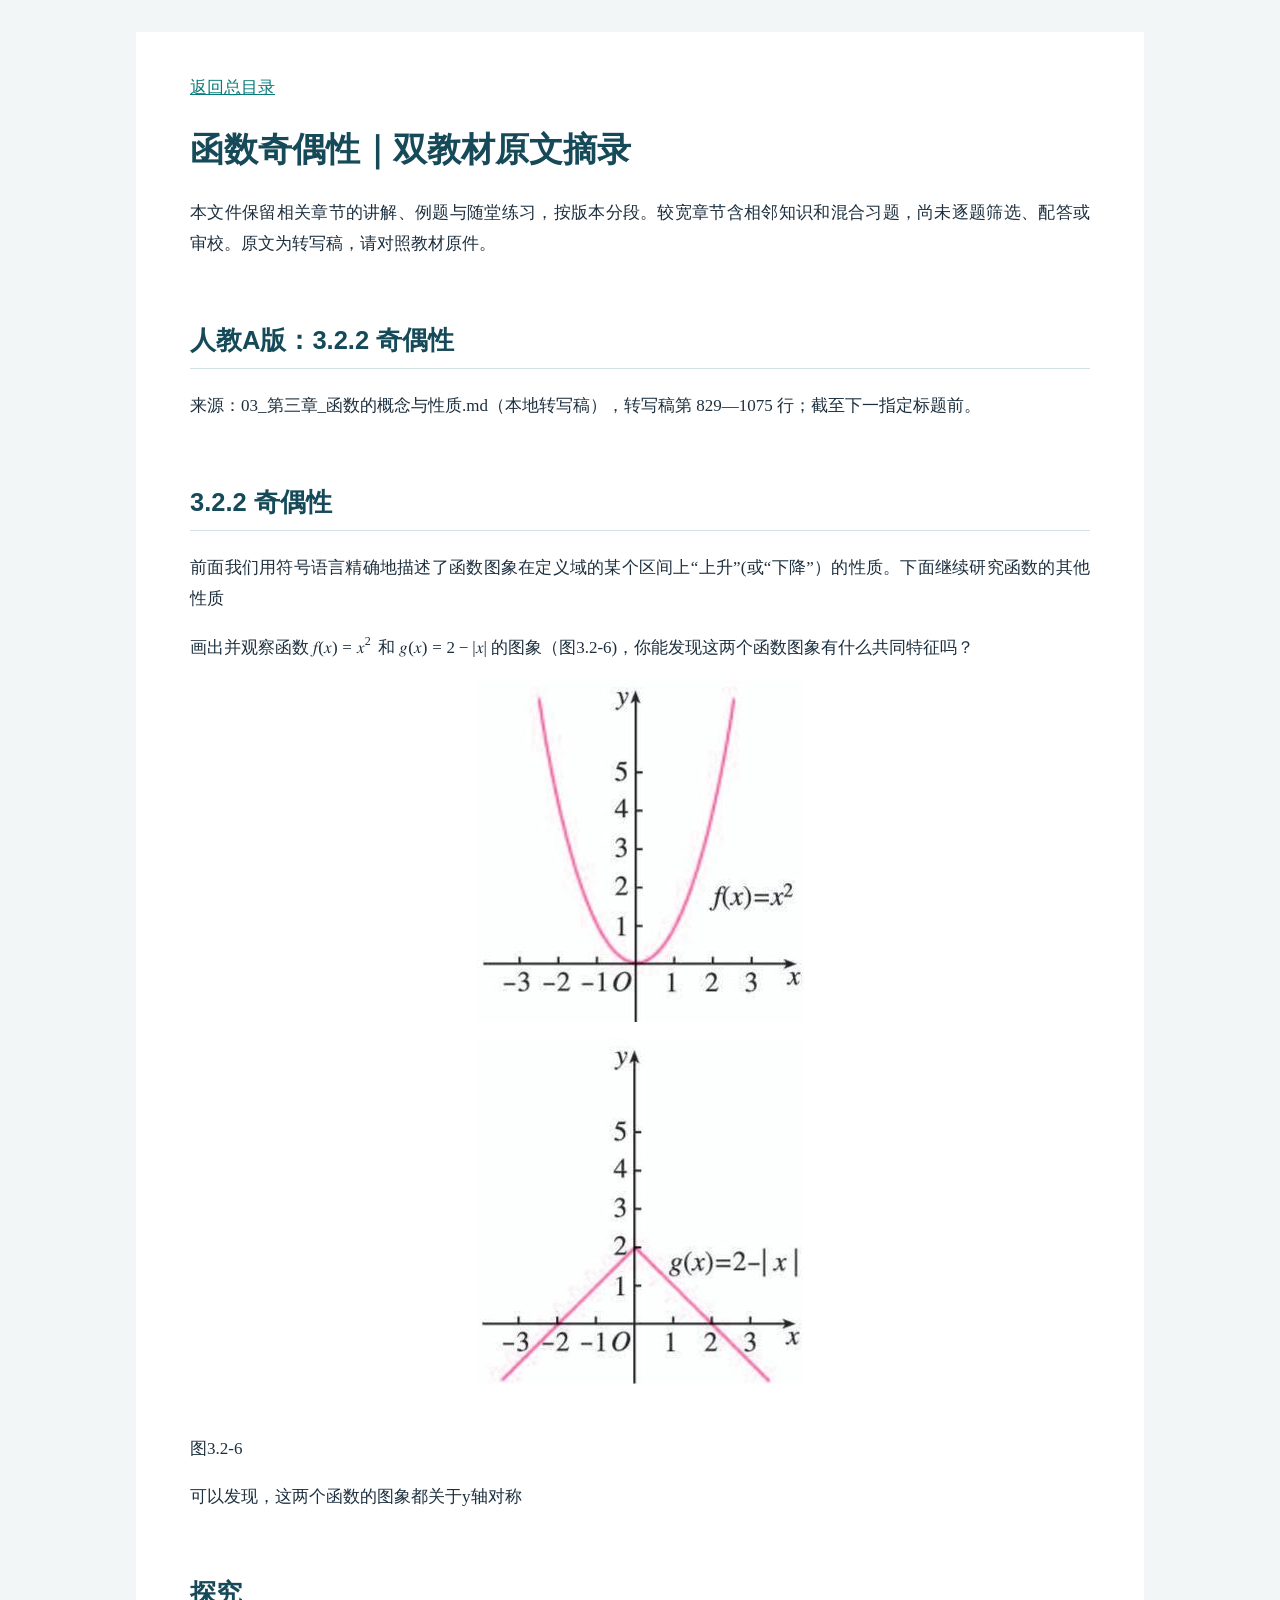
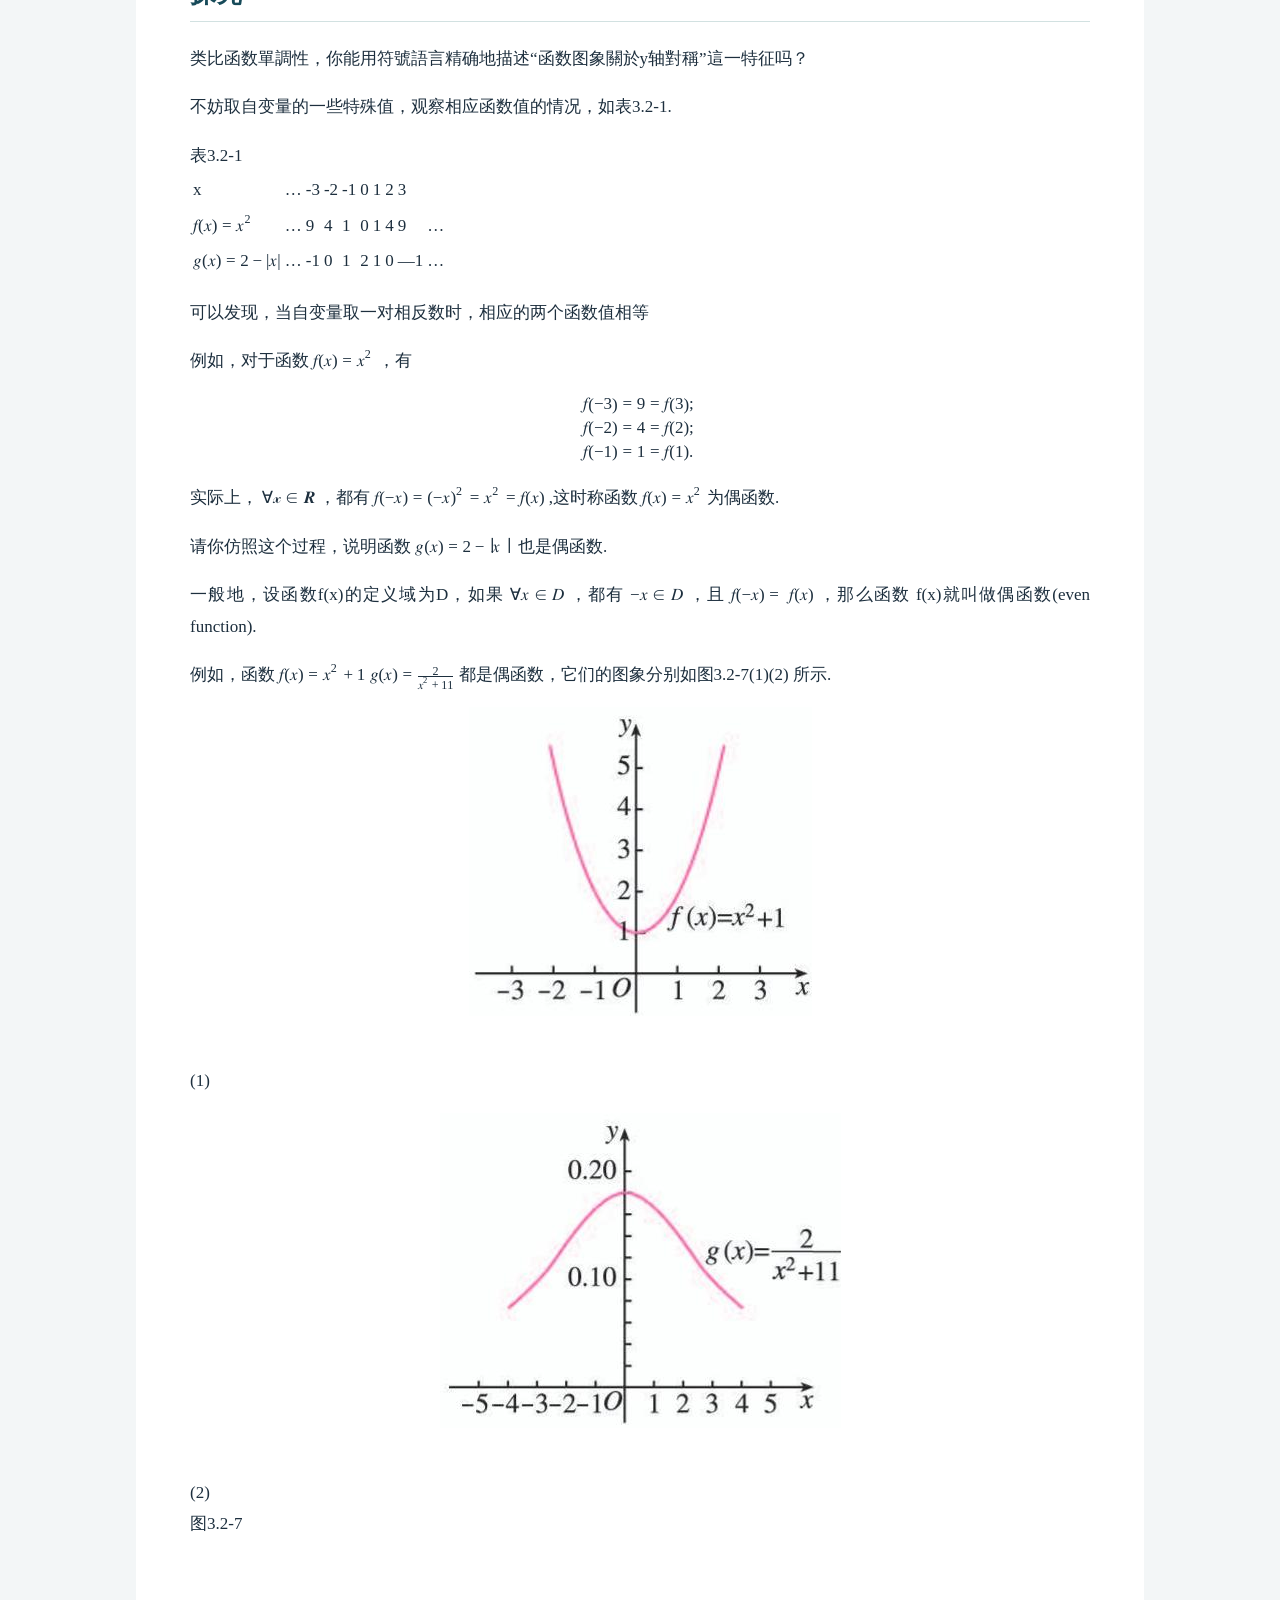
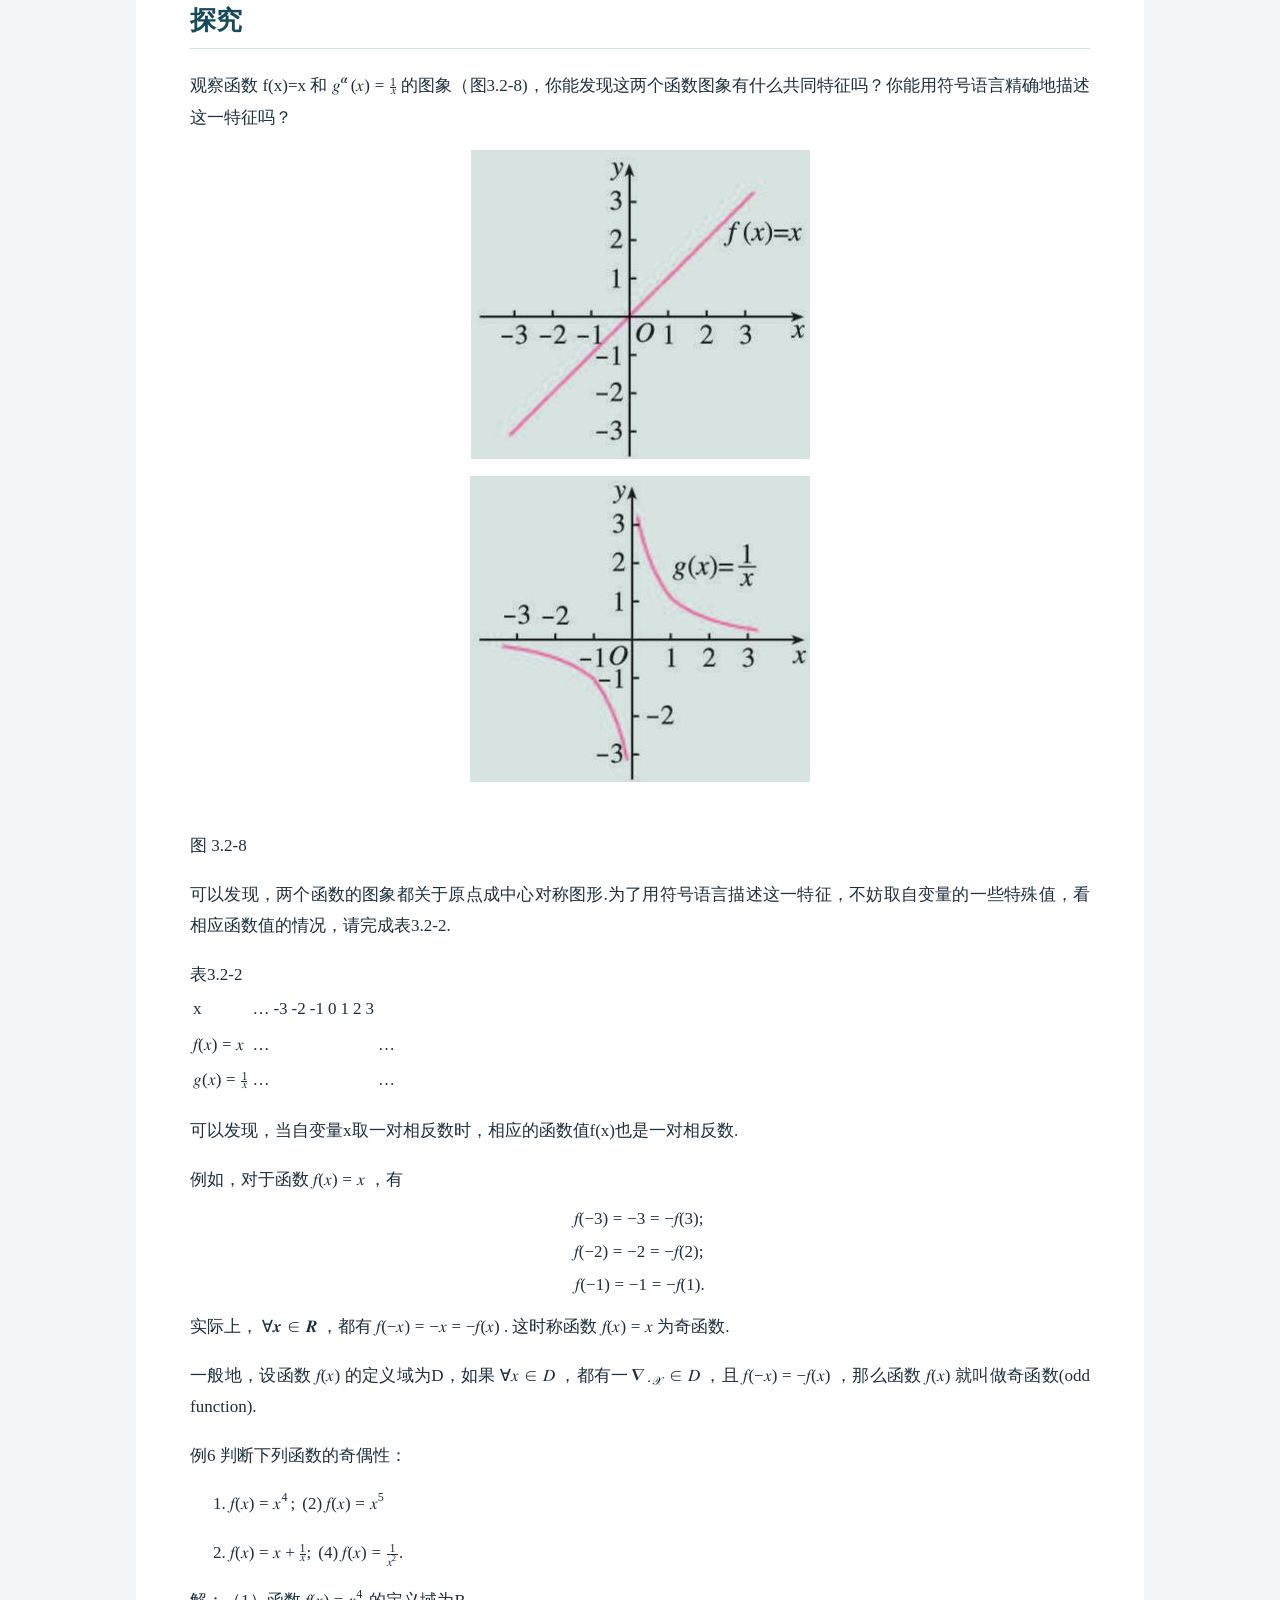
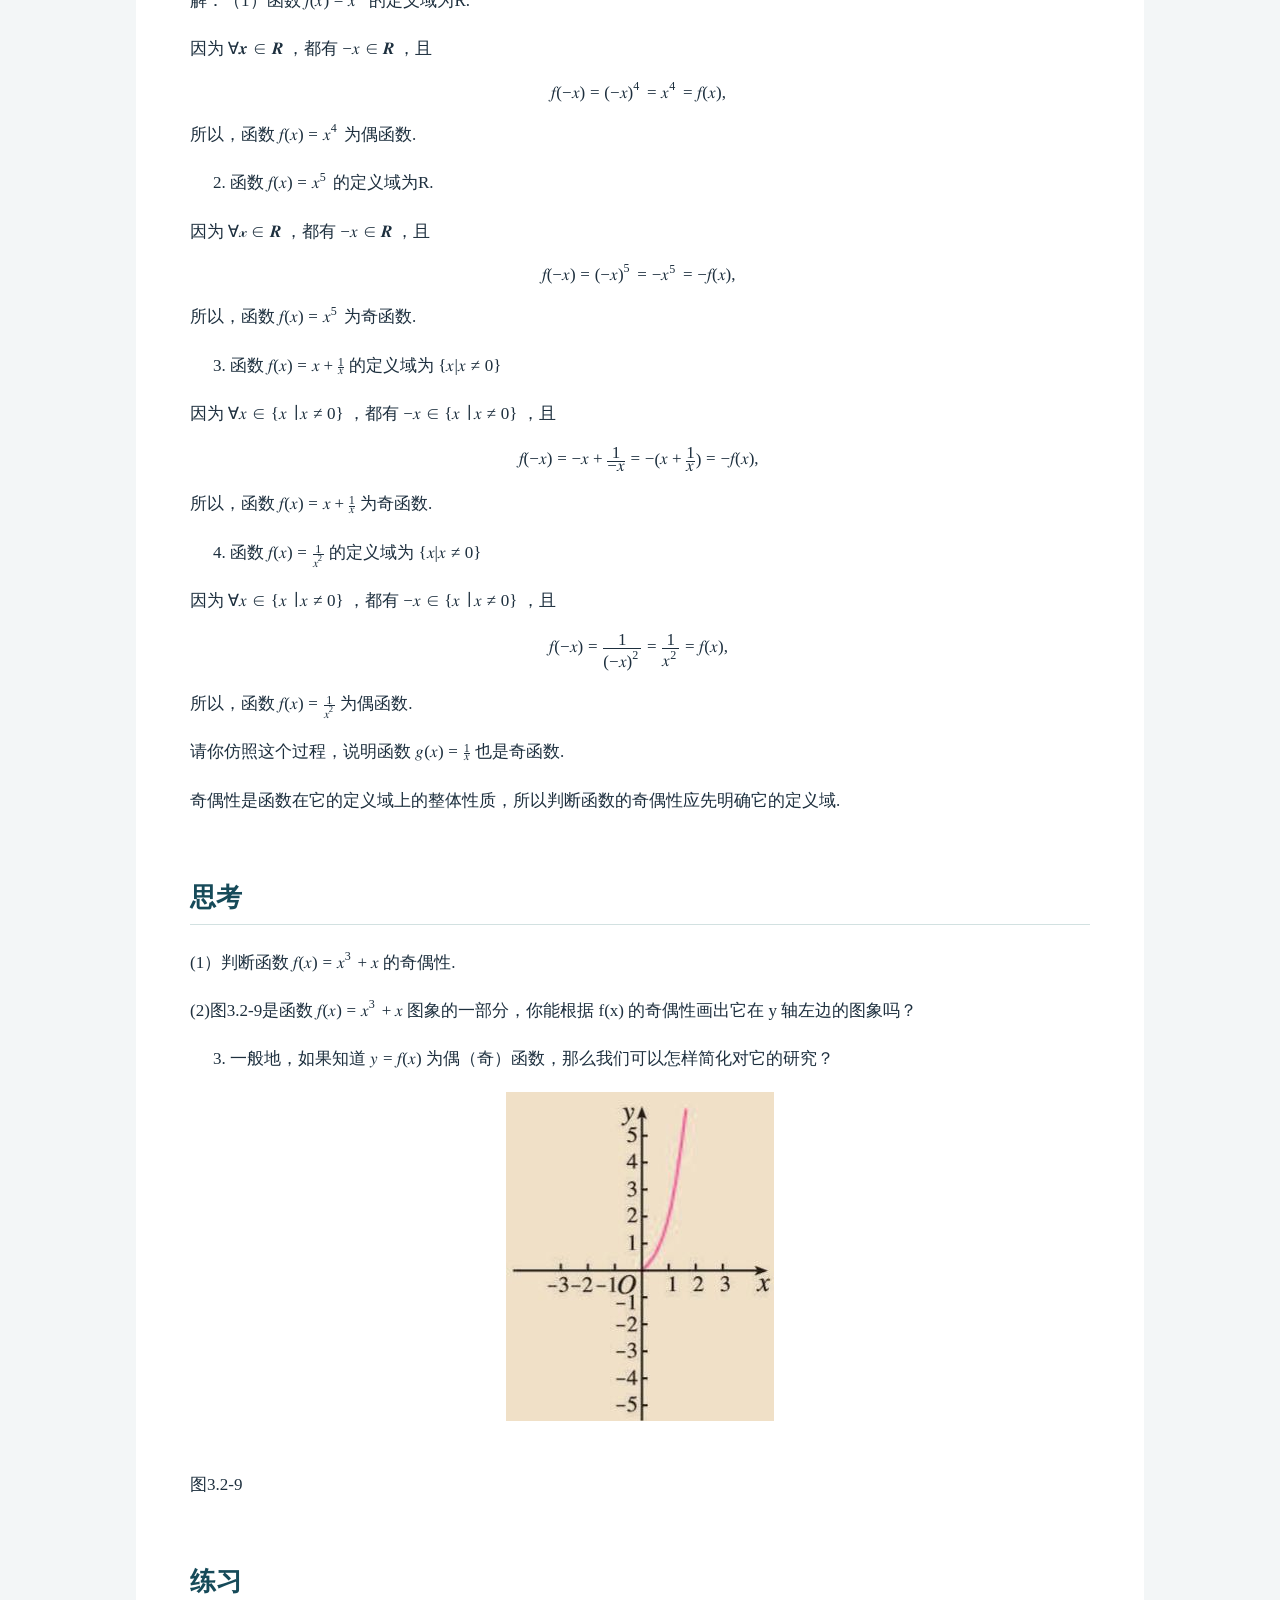
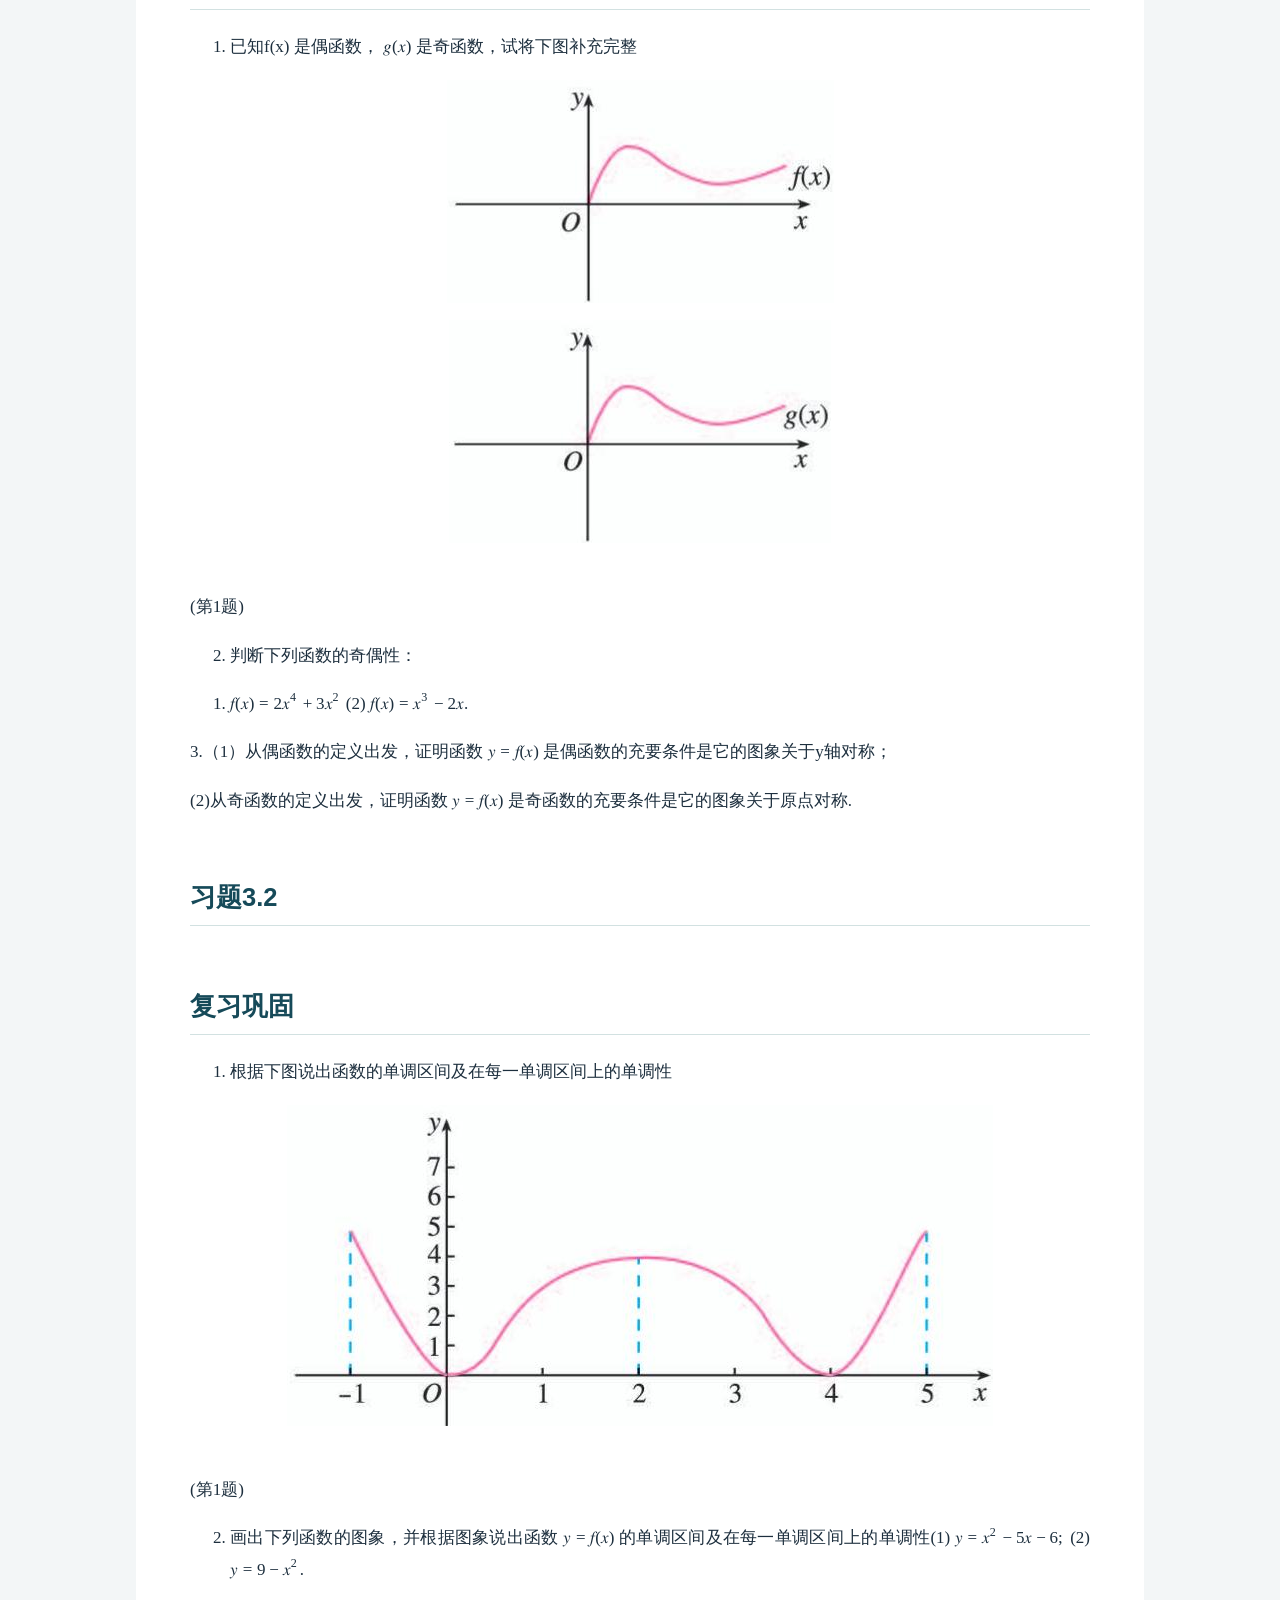
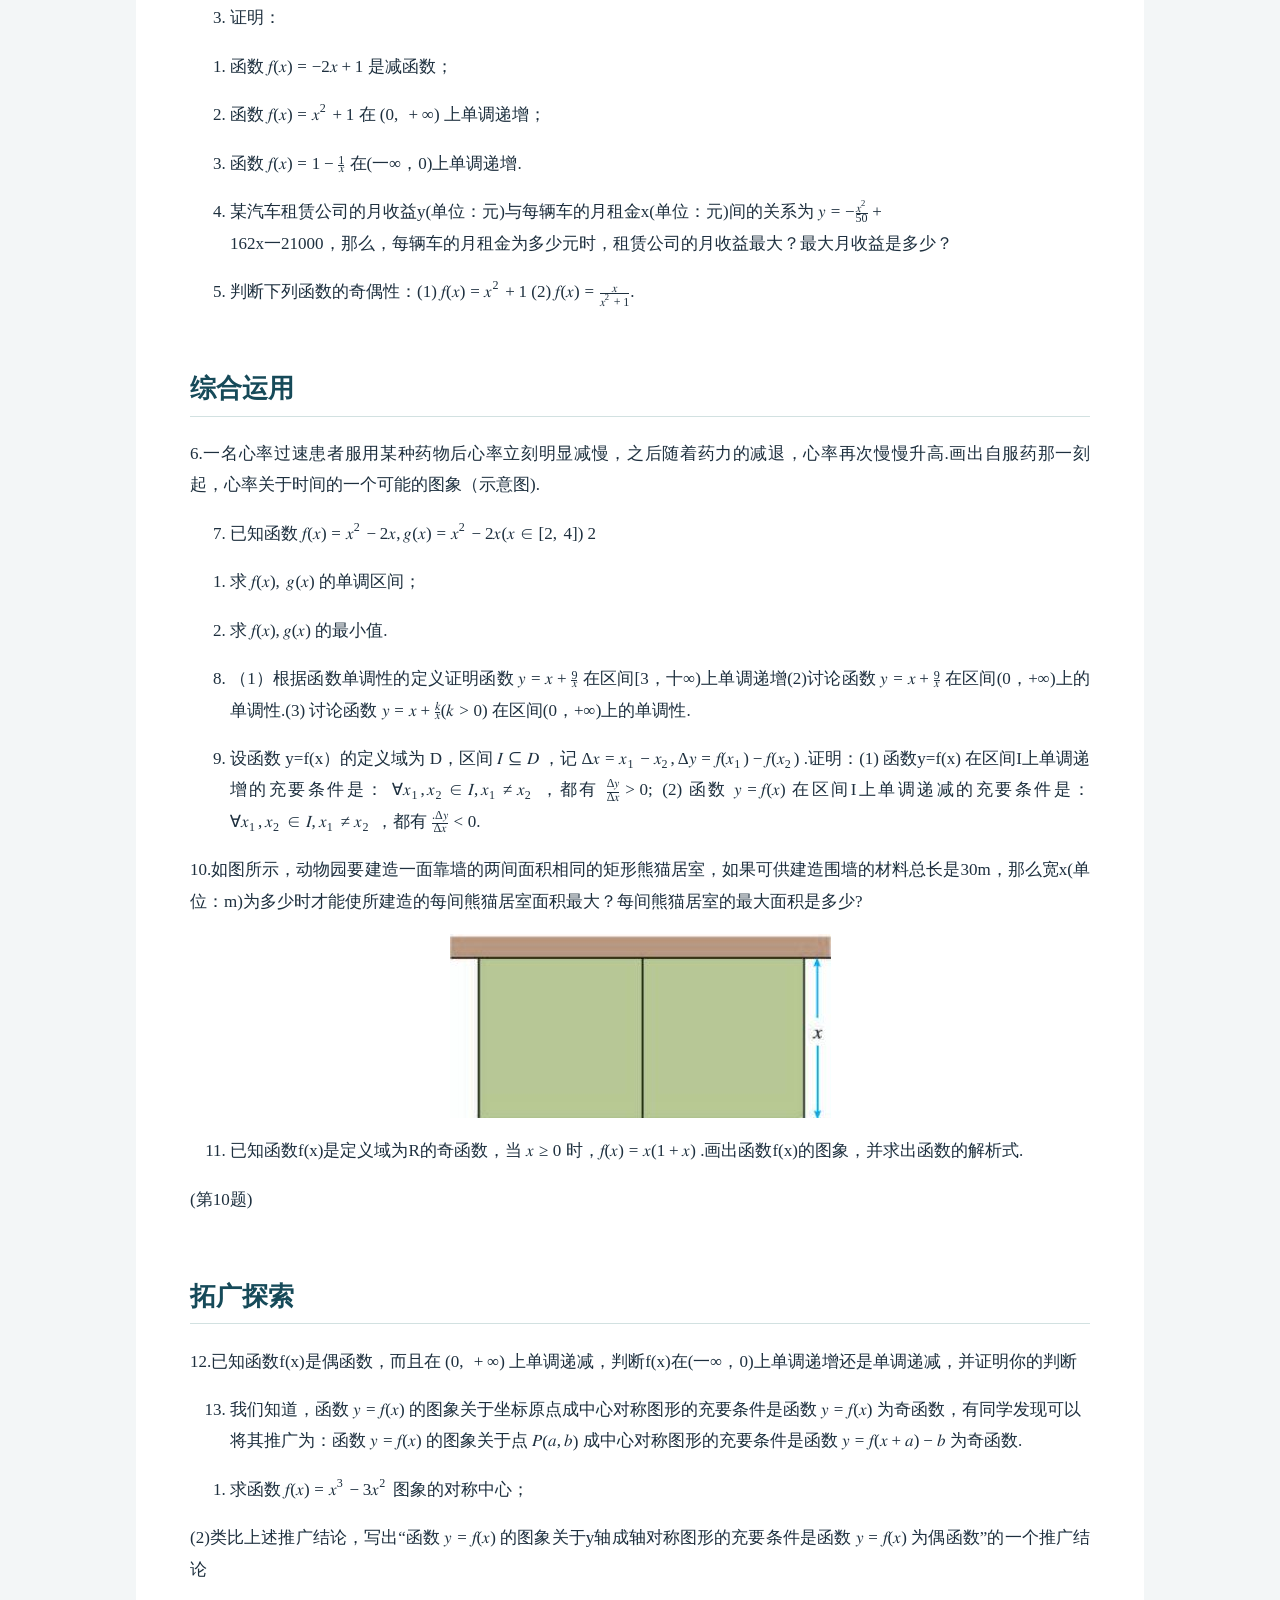
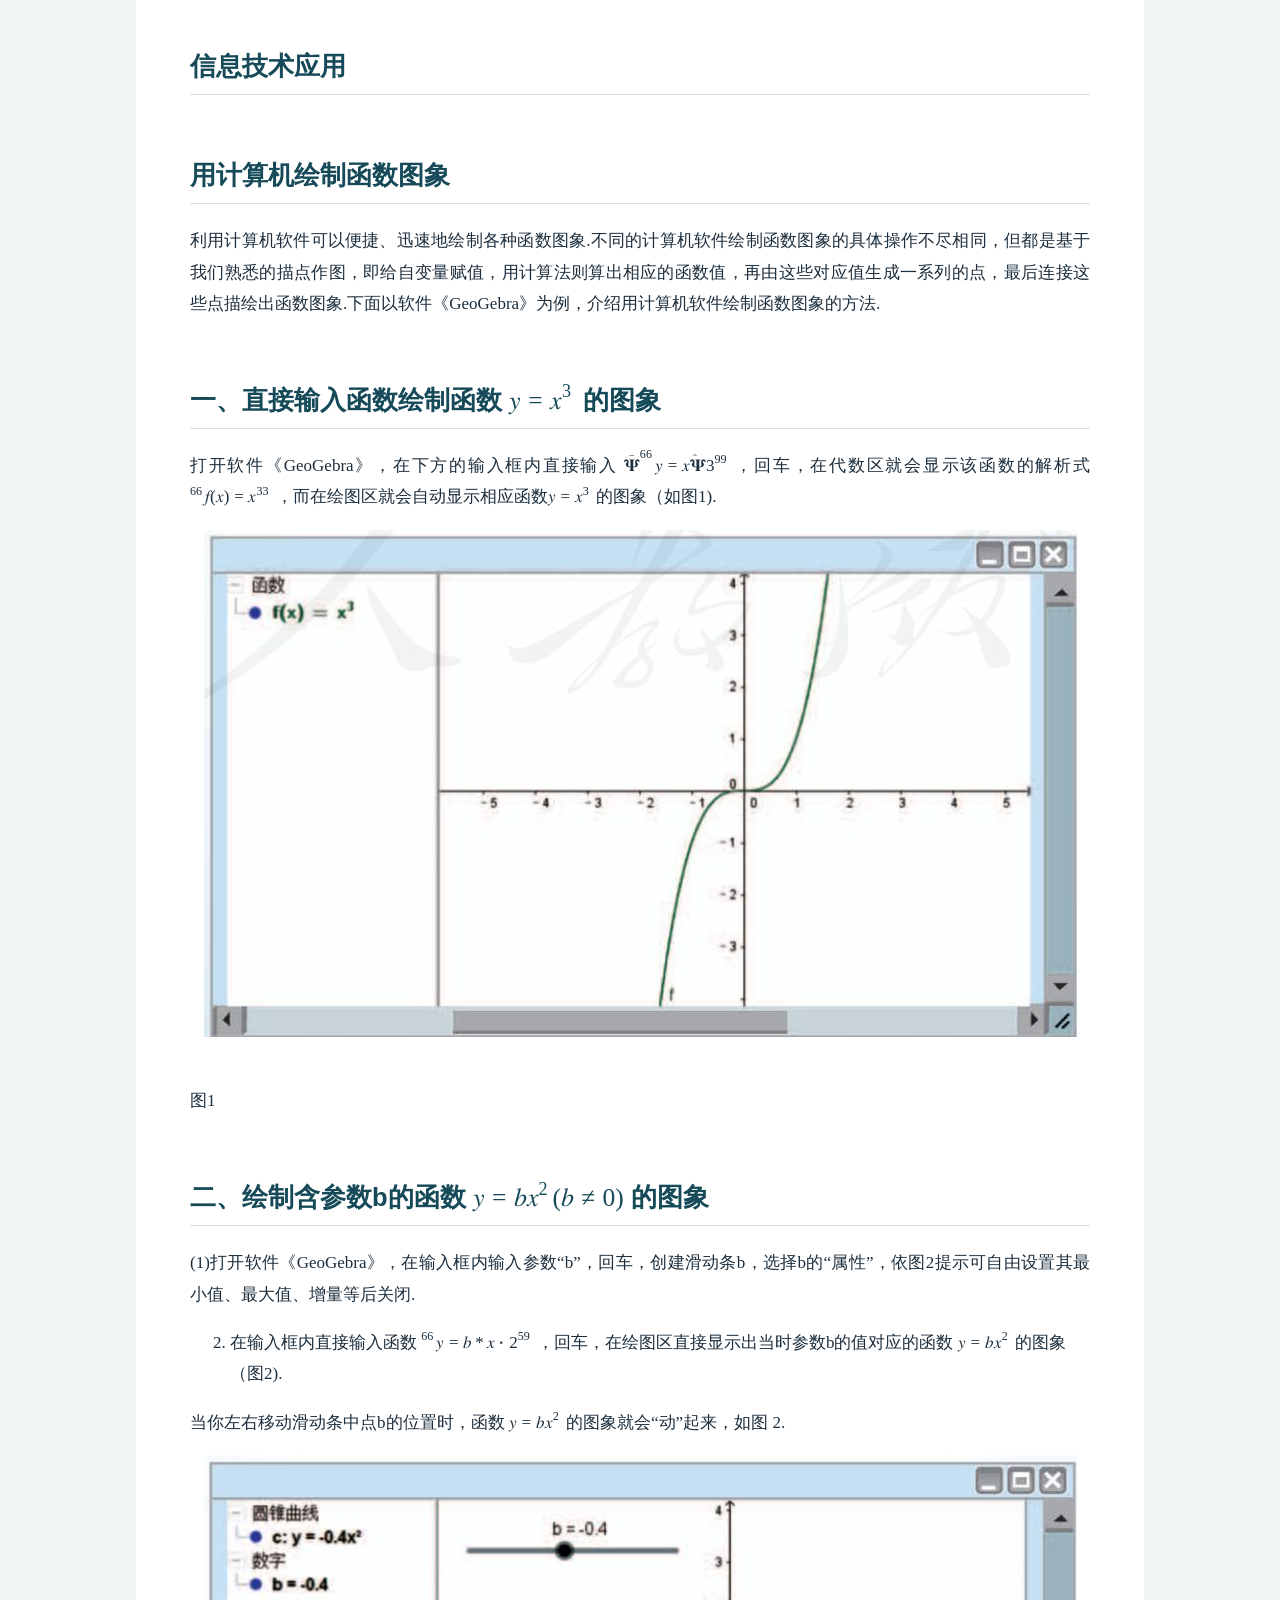
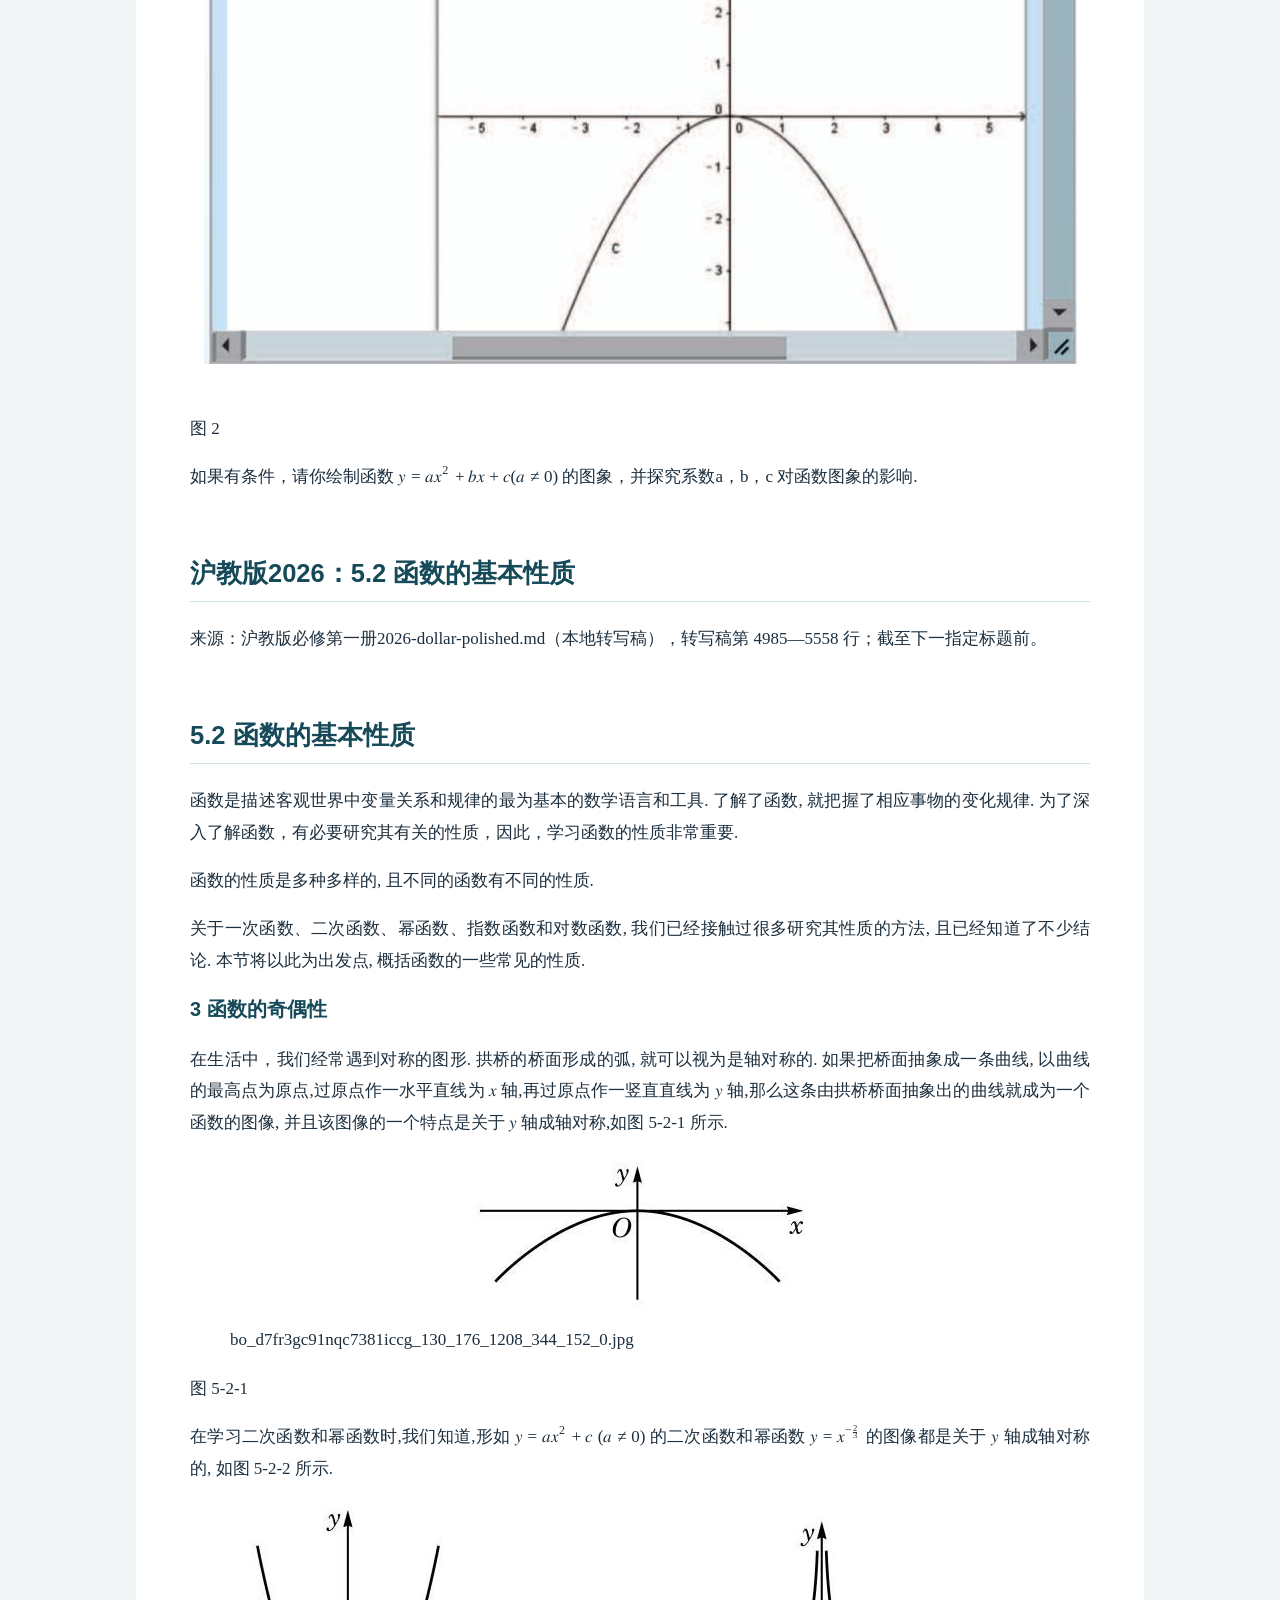
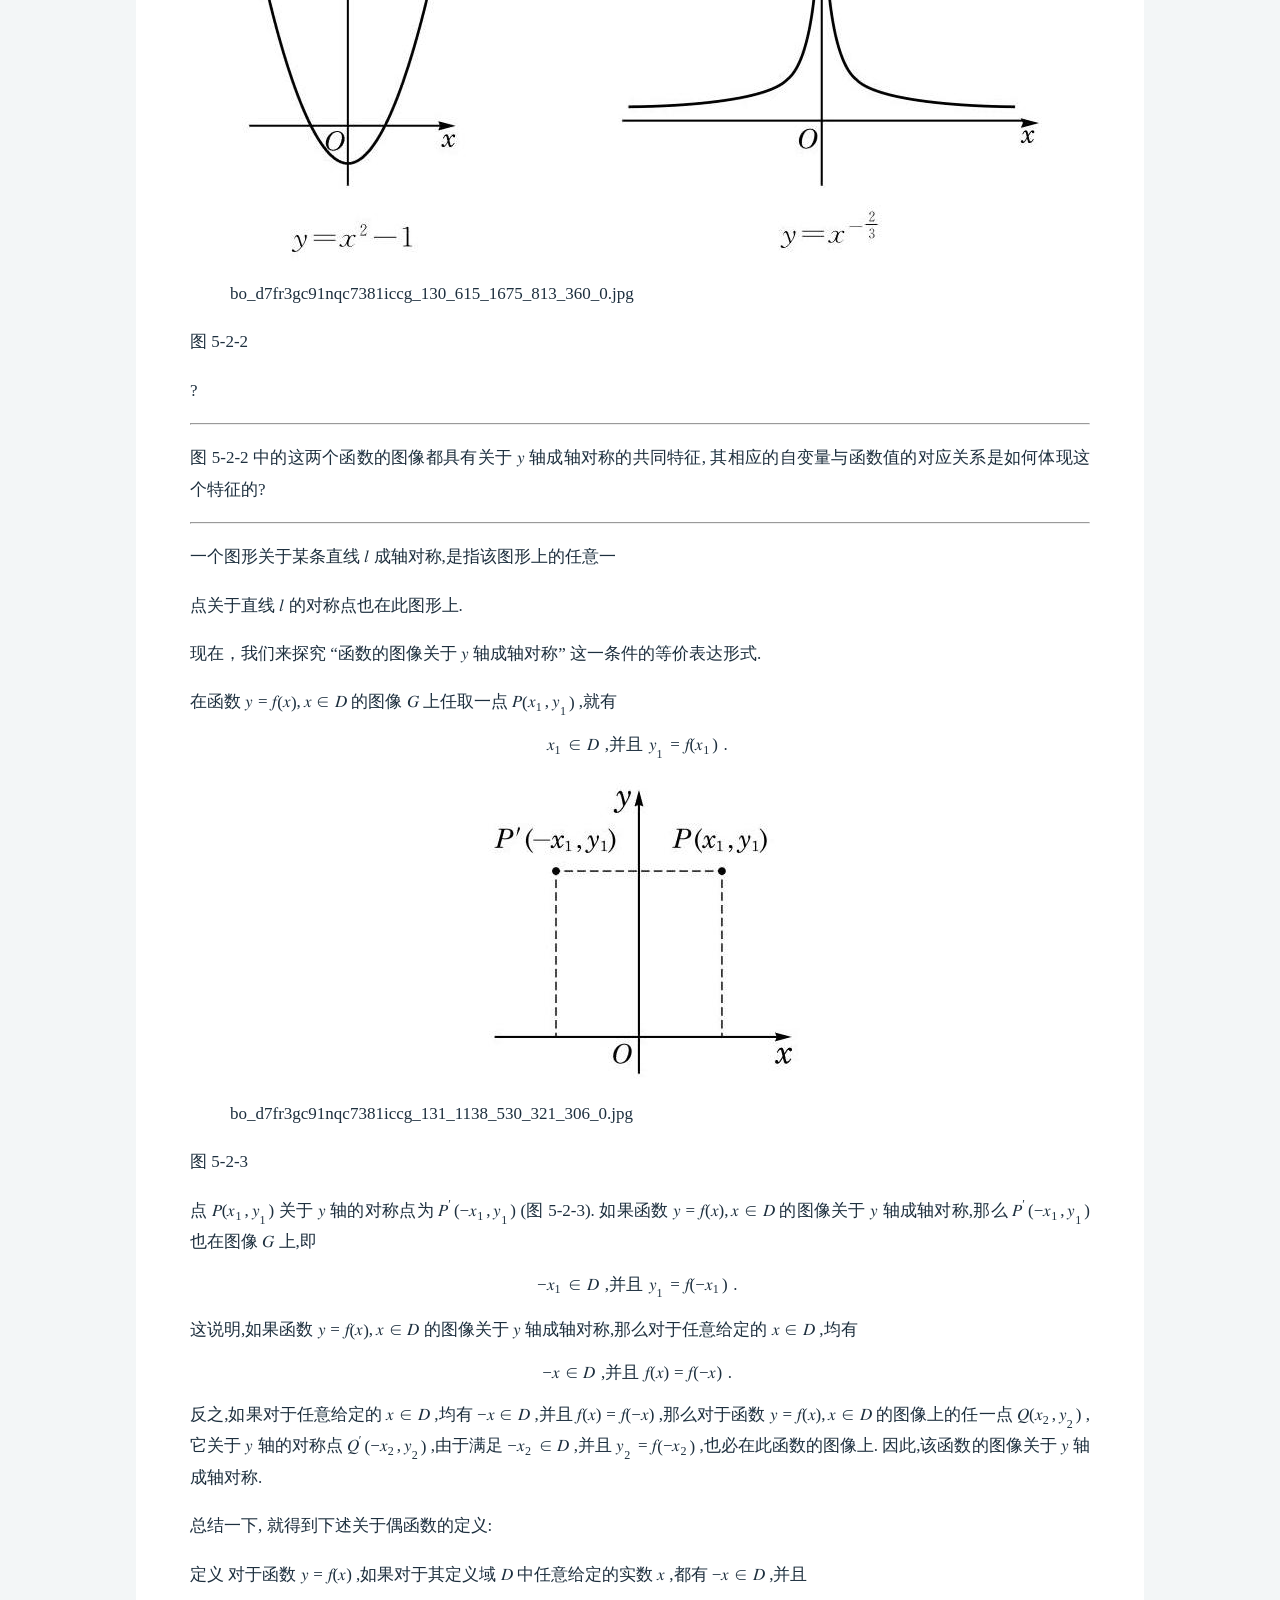
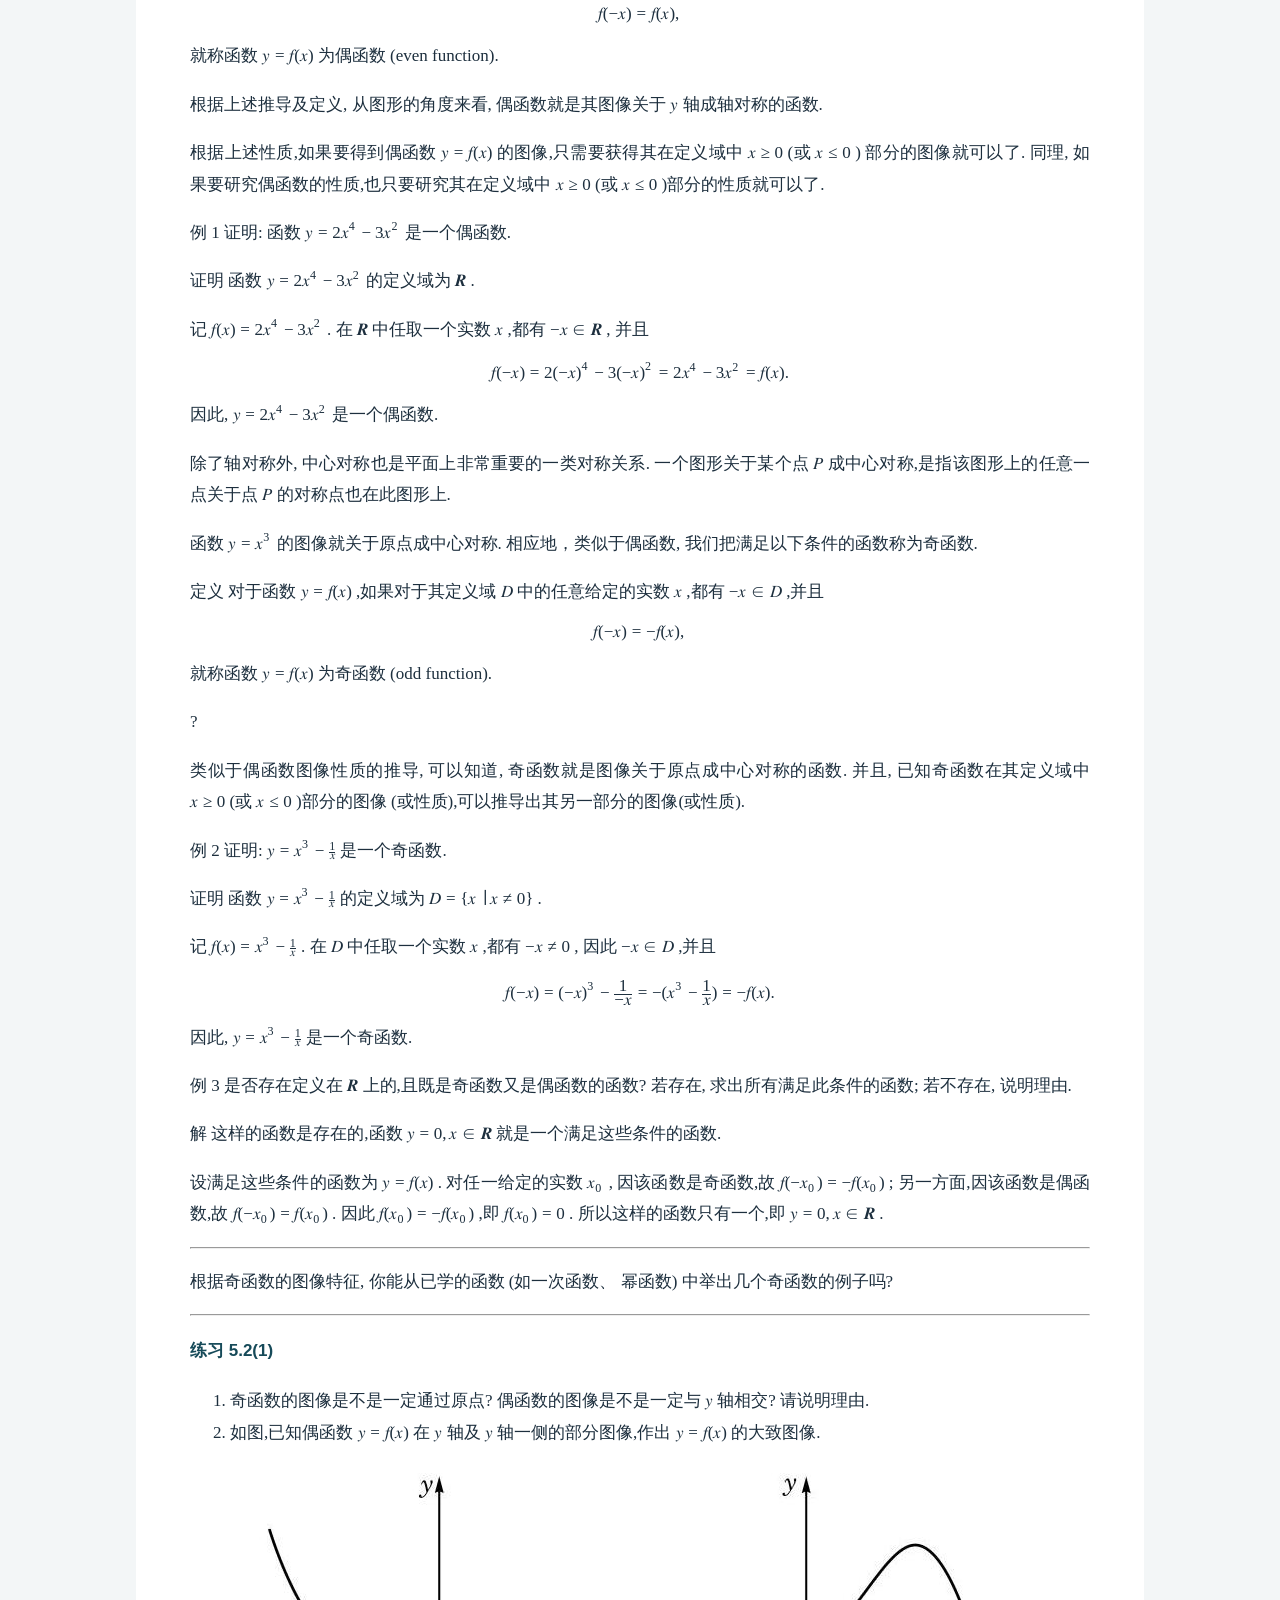
<file: 03-函数奇偶性/index.html>
<!doctype html><html lang="zh-CN"><head><meta charset="utf-8"><meta name="viewport" content="width=device-width,initial-scale=1"><meta name="author" content="chengbai"><link rel="stylesheet" href="../阅读样式.css"><title>教材专题摘录</title></head><body><main><nav><a href="../index.html">返回总目录</a></nav><h1 id="函数奇偶性双教材原文摘录">函数奇偶性｜双教材原文摘录</h1>
<p>本文件保留相关章节的讲解、例题与随堂练习，按版本分段。较宽章节含相邻知识和混合习题，尚未逐题筛选、配答或审校。原文为转写稿，请对照教材原件。</p>
<h2 id="人教a版3.2.2-奇偶性">人教A版：3.2.2 奇偶性</h2>
<p>来源：03_第三章_函数的概念与性质.md（本地转写稿），转写稿第
829—1075 行；截至下一指定标题前。</p>
<h2 id="奇偶性">3.2.2 奇偶性</h2>
<p>前面我们用符号语言精确地描述了函数图象在定义域的某个区间上“上升”(或“下降”）的性质。下面继续研究函数的其他性质</p>
<p>画出并观察函数
<math display="inline" xmlns="http://www.w3.org/1998/Math/MathML"><semantics><mrow><mi>f</mi><mo stretchy="false" form="prefix">(</mo><mi>x</mi><mo stretchy="false" form="postfix">)</mo><mo>=</mo><msup><mi>x</mi><mn>2</mn></msup></mrow><annotation encoding="application/x-tex">f ( x ) = x ^ { 2 }</annotation></semantics></math>
和
<math display="inline" xmlns="http://www.w3.org/1998/Math/MathML"><semantics><mrow><mi>g</mi><mrow><mo stretchy="true" form="prefix">(</mo><mi>x</mi><mo stretchy="true" form="postfix">)</mo></mrow><mo>=</mo><mn>2</mn><mo>−</mo><mrow><mo stretchy="true" form="prefix">|</mo><mi>x</mi><mo stretchy="true" form="postfix">|</mo></mrow></mrow><annotation encoding="application/x-tex">g \left( x \right) = 2 - \left| x \right|</annotation></semantics></math>
的图象（图3.2-6)，你能发现这两个函数图象有什么共同特征吗？</p>
<p><img
src="../assets/99020b54fa04d4c2df561bd419d3d955d06ae2c604d7437807925118775ee551.jpg" /></p>
<p><img
src="../assets/1805383c0807ab77443e40f5b49971296d8a2615d643af3c651b29a2cda10424.jpg" /><br />
图3.2-6</p>
<p>可以发现，这两个函数的图象都关于y轴对称</p>
<h2 id="探究">探究</h2>
<p>类比函数單調性，你能用符號語言精确地描述“函数图象關於y轴對稱”這一特征吗？</p>
<p>不妨取自变量的一些特殊值，观察相应函数值的情况，如表3.2-1.</p>
表3.2-1
<table>
<tr>
<td rowspan="1" colspan="1">
x
</td>
<td rowspan="1" colspan="1">
…
</td>
<td rowspan="1" colspan="1">
-3
</td>
<td rowspan="1" colspan="1">
-2
</td>
<td rowspan="1" colspan="1">
-1
</td>
<td rowspan="1" colspan="1">
0
</td>
<td rowspan="1" colspan="1">
1
</td>
<td rowspan="1" colspan="1">
2
</td>
<td rowspan="1" colspan="1">
3
</td>
<td rowspan="1" colspan="1">
</td>
</tr>
<tr>
<td rowspan="1" colspan="1">
<math display="inline" xmlns="http://www.w3.org/1998/Math/MathML"><semantics><mrow><mi>f</mi><mo stretchy="false" form="prefix">(</mo><mi>x</mi><mo stretchy="false" form="postfix">)</mo><mo>=</mo><msup><mi>x</mi><mn>2</mn></msup></mrow><annotation encoding="application/x-tex">f ( x ) = x ^ { 2 }</annotation></semantics></math>
</td>
<td rowspan="1" colspan="1">
…
</td>
<td rowspan="1" colspan="1">
9
</td>
<td rowspan="1" colspan="1">
4
</td>
<td rowspan="1" colspan="1">
1
</td>
<td rowspan="1" colspan="1">
0
</td>
<td rowspan="1" colspan="1">
1
</td>
<td rowspan="1" colspan="1">
4
</td>
<td rowspan="1" colspan="1">
9
</td>
<td rowspan="1" colspan="1">
…
</td>
</tr>
<tr>
<td rowspan="1" colspan="1">
<math display="inline" xmlns="http://www.w3.org/1998/Math/MathML"><semantics><mrow><mi>g</mi><mrow><mo stretchy="true" form="prefix">(</mo><mi>x</mi><mo stretchy="true" form="postfix">)</mo></mrow><mo>=</mo><mn>2</mn><mo>−</mo><mrow><mo stretchy="true" form="prefix">|</mo><mi>x</mi><mo stretchy="true" form="postfix">|</mo></mrow></mrow><annotation encoding="application/x-tex">g \left( x \right) = 2 - \left| x \right|</annotation></semantics></math>
</td>
<td rowspan="1" colspan="1">
…
</td>
<td rowspan="1" colspan="1">
-1
</td>
<td rowspan="1" colspan="1">
0
</td>
<td rowspan="1" colspan="1">
1
</td>
<td rowspan="1" colspan="1">
2
</td>
<td rowspan="1" colspan="1">
1
</td>
<td rowspan="1" colspan="1">
0
</td>
<td rowspan="1" colspan="1">
—1
</td>
<td rowspan="1" colspan="1">
…
</td>
</tr>
</table>
<p>可以发现，当自变量取一对相反数时，相应的两个函数值相等</p>
<p>例如，对于函数
<math display="inline" xmlns="http://www.w3.org/1998/Math/MathML"><semantics><mrow><mi>f</mi><mo stretchy="false" form="prefix">(</mo><mi>x</mi><mo stretchy="false" form="postfix">)</mo><mo>=</mo><msup><mi>x</mi><mn>2</mn></msup></mrow><annotation encoding="application/x-tex">f ( x ) = x ^ { 2 }</annotation></semantics></math>
，有</p>
<p><math display="block" xmlns="http://www.w3.org/1998/Math/MathML"><semantics><mtable><mtr><mtd columnalign="right" style="text-align: right"><mi>f</mi><mrow><mo stretchy="true" form="prefix">(</mo><mi>−</mi><mn>3</mn><mo stretchy="true" form="postfix">)</mo></mrow><mo>=</mo><mn>9</mn><mo>=</mo><mi>f</mi><mrow><mo stretchy="true" form="prefix">(</mo><mn>3</mn><mo stretchy="true" form="postfix">)</mo></mrow><mo>;</mo></mtd></mtr><mtr><mtd columnalign="right" style="text-align: right"><mi>f</mi><mrow><mo stretchy="true" form="prefix">(</mo><mi>−</mi><mn>2</mn><mo stretchy="true" form="postfix">)</mo></mrow><mo>=</mo><mn>4</mn><mo>=</mo><mi>f</mi><mrow><mo stretchy="true" form="prefix">(</mo><mn>2</mn><mo stretchy="true" form="postfix">)</mo></mrow><mo>;</mo></mtd></mtr><mtr><mtd columnalign="right" style="text-align: right"><mi>f</mi><mrow><mo stretchy="true" form="prefix">(</mo><mi>−</mi><mn>1</mn><mo stretchy="true" form="postfix">)</mo></mrow><mo>=</mo><mn>1</mn><mo>=</mo><mi>f</mi><mrow><mo stretchy="true" form="prefix">(</mo><mn>1</mn><mo stretchy="true" form="postfix">)</mo></mrow><mi>.</mi></mtd></mtr></mtable><annotation encoding="application/x-tex">\begin{array} { r } { f \left( - 3 \right) = 9 = f \left( 3 \right) ; } \\ { f \left( - 2 \right) = 4 = f \left( 2 \right) ; } \\ { f \left( - 1 \right) = 1 = f \left( 1 \right) . } \end{array}</annotation></semantics></math></p>
<p>实际上，
<math display="inline" xmlns="http://www.w3.org/1998/Math/MathML"><semantics><mrow><mo>∀</mo><mi mathvariant="script">𝓍</mi><mo>∈</mo><mi mathvariant="bold-italic">𝑹</mi></mrow><annotation encoding="application/x-tex">\forall \mathcal { x } \in \mathbf { R }</annotation></semantics></math>
，都有
<math display="inline" xmlns="http://www.w3.org/1998/Math/MathML"><semantics><mrow><mi>f</mi><mo stretchy="false" form="prefix">(</mo><mi>−</mi><mi>x</mi><mo stretchy="false" form="postfix">)</mo><mo>=</mo><mo stretchy="false" form="prefix">(</mo><mi>−</mi><mi>x</mi><msup><mo stretchy="false" form="postfix">)</mo><mn>2</mn></msup><mo>=</mo><msup><mi>x</mi><mn>2</mn></msup><mo>=</mo><mi>f</mi><mo stretchy="false" form="prefix">(</mo><mi>x</mi><mo stretchy="false" form="postfix">)</mo></mrow><annotation encoding="application/x-tex">f ( - x ) = ( - x ) ^ { 2 } = x ^ { 2 } = f ( x )</annotation></semantics></math>
,这时称函数
<math display="inline" xmlns="http://www.w3.org/1998/Math/MathML"><semantics><mrow><mi>f</mi><mo stretchy="false" form="prefix">(</mo><mi>x</mi><mo stretchy="false" form="postfix">)</mo><mo>=</mo><msup><mi>x</mi><mn>2</mn></msup></mrow><annotation encoding="application/x-tex">f ( x ) = x ^ { 2 }</annotation></semantics></math>
为偶函数.</p>
<p>请你仿照这个过程，说明函数
<math display="inline" xmlns="http://www.w3.org/1998/Math/MathML"><semantics><mrow><mi>g</mi><mrow><mo stretchy="true" form="prefix">(</mo><mi>x</mi><mo stretchy="true" form="postfix">)</mo></mrow><mo>=</mo><mn>2</mn><mo>−</mo><mi>∣</mi><mi>x</mi><mo>∣</mo></mrow><annotation encoding="application/x-tex">g \left( x \right) = 2 - \mid x \mid</annotation></semantics></math>
也是偶函数.</p>
<p>一般地，设函数f(x)的定义域为D，如果
<math display="inline" xmlns="http://www.w3.org/1998/Math/MathML"><semantics><mrow><mo>∀</mo><mi>x</mi><mo>∈</mo><mi>D</mi></mrow><annotation encoding="application/x-tex">\forall x \in D</annotation></semantics></math>
，都有
<math display="inline" xmlns="http://www.w3.org/1998/Math/MathML"><semantics><mrow><mi>−</mi><mi>x</mi><mo>∈</mo><mi>D</mi></mrow><annotation encoding="application/x-tex">- x \in D</annotation></semantics></math>
，且
<math display="inline" xmlns="http://www.w3.org/1998/Math/MathML"><semantics><mrow><mi>f</mi><mo stretchy="false" form="prefix">(</mo><mi>−</mi><mi>x</mi><mo stretchy="false" form="postfix">)</mo><mo>=</mo></mrow><annotation encoding="application/x-tex">f ( - x ) =</annotation></semantics></math>
<math display="inline" xmlns="http://www.w3.org/1998/Math/MathML"><semantics><mrow><mi>f</mi><mo stretchy="false" form="prefix">(</mo><mi>x</mi><mo stretchy="false" form="postfix">)</mo></mrow><annotation encoding="application/x-tex">f ( x )</annotation></semantics></math>
，那么函数 f(x)就叫做偶函数(even function).</p>
<p>例如，函数
<math display="inline" xmlns="http://www.w3.org/1998/Math/MathML"><semantics><mrow><mi>f</mi><mo stretchy="false" form="prefix">(</mo><mi>x</mi><mo stretchy="false" form="postfix">)</mo><mo>=</mo><msup><mi>x</mi><mn>2</mn></msup><mo>+</mo><mn>1</mn></mrow><annotation encoding="application/x-tex">f ( x ) = x ^ { 2 } + 1</annotation></semantics></math>
<math display="inline" xmlns="http://www.w3.org/1998/Math/MathML"><semantics><mrow><mi>g</mi><mrow><mo stretchy="true" form="prefix">(</mo><mi>x</mi><mo stretchy="true" form="postfix">)</mo></mrow><mo>=</mo><mfrac><mn>2</mn><mrow><msup><mi>x</mi><mn>2</mn></msup><mo>+</mo><mn>1</mn><mn>1</mn></mrow></mfrac></mrow><annotation encoding="application/x-tex">g \left( x \right) = \frac { 2 } { x ^ { 2 } + 1 1 }</annotation></semantics></math>
都是偶函数，它们的图象分别如图3.2-7(1)(2) 所示.</p>
<p><img
src="../assets/71966463fd45f426c408094c1b60f4156bf932886c67e9de0c1d19891bc5e6b4.jpg" /><br />
(1)</p>
<p><img
src="../assets/08ef3e3c569f7ca4dce1bf1af65ac5804683ea175aab50878e2a6ac280d8d203.jpg" /><br />
(2)<br />
图3.2-7</p>
<h2 id="探究-1">探究</h2>
<p>观察函数 f(x)=x 和
<math display="inline" xmlns="http://www.w3.org/1998/Math/MathML"><semantics><mrow><msup><mi>g</mi><mi mathvariant="bold-italic">𝜶</mi></msup><mo stretchy="false" form="prefix">(</mo><mi>x</mi><mo stretchy="false" form="postfix">)</mo><mo>=</mo><mfrac><mn>1</mn><mi>x</mi></mfrac></mrow><annotation encoding="application/x-tex">g ^ { \mathbf { \alpha } } ( x ) = \frac { 1 } { x }</annotation></semantics></math>
的图象（图3.2-8)，你能发现这两个函数图象有什么共同特征吗？你能用符号语言精确地描述这一特征吗？</p>
<p><img
src="../assets/67f787bad8f4df6123b9bc2618bc525114617782e908ee7b14320756faf90c5b.jpg" /></p>
<p><img
src="../assets/dc4b40fee2da3b0aea897535ba0c91fe210a50a48739e446ecc24c7fbe6ef63c.jpg" /><br />
图 3.2-8</p>
<p>可以发现，两个函数的图象都关于原点成中心对称图形.为了用符号语言描述这一特征，不妨取自变量的一些特殊值，看相应函数值的情况，请完成表3.2-2.</p>
表3.2-2
<table>
<tr>
<td rowspan="1" colspan="1">
x
</td>
<td rowspan="1" colspan="1">
…
</td>
<td rowspan="1" colspan="1">
-3
</td>
<td rowspan="1" colspan="1">
-2
</td>
<td rowspan="1" colspan="1">
-1
</td>
<td rowspan="1" colspan="1">
0
</td>
<td rowspan="1" colspan="1">
1
</td>
<td rowspan="1" colspan="1">
2
</td>
<td rowspan="1" colspan="1">
3
</td>
<td rowspan="1" colspan="1">
</td>
</tr>
<tr>
<td rowspan="1" colspan="1">
<math display="inline" xmlns="http://www.w3.org/1998/Math/MathML"><semantics><mrow><mi>f</mi><mo stretchy="false" form="prefix">(</mo><mi>x</mi><mo stretchy="false" form="postfix">)</mo><mo>=</mo><mi>x</mi></mrow><annotation encoding="application/x-tex">f ( x ) = x</annotation></semantics></math>
</td>
<td rowspan="1" colspan="1">
…
</td>
<td rowspan="1" colspan="1">
</td>
<td rowspan="1" colspan="1">
</td>
<td rowspan="1" colspan="1">
</td>
<td rowspan="1" colspan="1">
</td>
<td rowspan="1" colspan="1">
</td>
<td rowspan="1" colspan="1">
</td>
<td rowspan="1" colspan="1">
</td>
<td rowspan="1" colspan="1">
…
</td>
</tr>
<tr>
<td rowspan="1" colspan="1">
<math display="inline" xmlns="http://www.w3.org/1998/Math/MathML"><semantics><mrow><mi>g</mi><mo stretchy="false" form="prefix">(</mo><mi>x</mi><mo stretchy="false" form="postfix">)</mo><mo>=</mo><mfrac><mn>1</mn><mi>x</mi></mfrac></mrow><annotation encoding="application/x-tex">g ( x ) = \frac { 1 } { x }</annotation></semantics></math>
</td>
<td rowspan="1" colspan="1">
…
</td>
<td rowspan="1" colspan="1">
</td>
<td rowspan="1" colspan="1">
</td>
<td rowspan="1" colspan="1">
</td>
<td rowspan="1" colspan="1">
</td>
<td rowspan="1" colspan="1">
</td>
<td rowspan="1" colspan="1">
</td>
<td rowspan="1" colspan="1">
</td>
<td rowspan="1" colspan="1">
…
</td>
</tr>
</table>
<p>可以发现，当自变量x取一对相反数时，相应的函数值f(x)也是一对相反数.</p>
<p>例如，对于函数
<math display="inline" xmlns="http://www.w3.org/1998/Math/MathML"><semantics><mrow><mi>f</mi><mo stretchy="false" form="prefix">(</mo><mi>x</mi><mo stretchy="false" form="postfix">)</mo><mo>=</mo><mi>x</mi></mrow><annotation encoding="application/x-tex">f ( x ) = x</annotation></semantics></math>
，有</p>
<p><math display="block" xmlns="http://www.w3.org/1998/Math/MathML"><semantics><mrow><mi>f</mi><mo stretchy="false" form="prefix">(</mo><mi>−</mi><mn>3</mn><mo stretchy="false" form="postfix">)</mo><mo>=</mo><mi>−</mi><mn>3</mn><mo>=</mo><mi>−</mi><mi>f</mi><mo stretchy="false" form="prefix">(</mo><mn>3</mn><mo stretchy="false" form="postfix">)</mo><mo mathvariant="normal">;</mo></mrow><annotation encoding="application/x-tex">f ( - 3 ) = - 3 = - f ( 3 ) { \mathrm { ; } }</annotation></semantics></math></p>
<p><math display="block" xmlns="http://www.w3.org/1998/Math/MathML"><semantics><mrow><mi>f</mi><mo stretchy="false" form="prefix">(</mo><mi>−</mi><mn>2</mn><mo stretchy="false" form="postfix">)</mo><mo>=</mo><mi>−</mi><mn>2</mn><mo>=</mo><mi>−</mi><mi>f</mi><mo stretchy="false" form="prefix">(</mo><mn>2</mn><mo stretchy="false" form="postfix">)</mo><mo>;</mo></mrow><annotation encoding="application/x-tex">f ( - 2 ) = - 2 = - f ( 2 ) ;</annotation></semantics></math></p>
<p><math display="block" xmlns="http://www.w3.org/1998/Math/MathML"><semantics><mrow><mi>f</mi><mo stretchy="false" form="prefix">(</mo><mi>−</mi><mn>1</mn><mo stretchy="false" form="postfix">)</mo><mo>=</mo><mi>−</mi><mn>1</mn><mo>=</mo><mi>−</mi><mi>f</mi><mo stretchy="false" form="prefix">(</mo><mn>1</mn><mo stretchy="false" form="postfix">)</mo><mi>.</mi></mrow><annotation encoding="application/x-tex">f ( - 1 ) = - 1 = - f ( 1 ) .</annotation></semantics></math></p>
<p>实际上，
<math display="inline" xmlns="http://www.w3.org/1998/Math/MathML"><semantics><mrow><mo>∀</mo><mi mathvariant="bold-italic">𝒙</mi><mo>∈</mo><mi mathvariant="bold-italic">𝑹</mi></mrow><annotation encoding="application/x-tex">\forall \boldsymbol { x } \in \mathbf { R }</annotation></semantics></math>
，都有
<math display="inline" xmlns="http://www.w3.org/1998/Math/MathML"><semantics><mrow><mi>f</mi><mo stretchy="false" form="prefix">(</mo><mi>−</mi><mi>x</mi><mo stretchy="false" form="postfix">)</mo><mo>=</mo><mi>−</mi><mi>x</mi><mo>=</mo><mi>−</mi><mi>f</mi><mo stretchy="false" form="prefix">(</mo><mi>x</mi><mo stretchy="false" form="postfix">)</mo></mrow><annotation encoding="application/x-tex">f ( - x ) { = } { - } x { = } { - } f ( x )</annotation></semantics></math>
. 这时称函数
<math display="inline" xmlns="http://www.w3.org/1998/Math/MathML"><semantics><mrow><mi>f</mi><mo stretchy="false" form="prefix">(</mo><mi>x</mi><mo stretchy="false" form="postfix">)</mo><mo>=</mo><mi>x</mi></mrow><annotation encoding="application/x-tex">f ( x ) = x</annotation></semantics></math>
为奇函数.</p>
<p>一般地，设函数
<math display="inline" xmlns="http://www.w3.org/1998/Math/MathML"><semantics><mrow><mi>f</mi><mo stretchy="false" form="prefix">(</mo><mi>x</mi><mo stretchy="false" form="postfix">)</mo></mrow><annotation encoding="application/x-tex">f ( x )</annotation></semantics></math>
的定义域为D，如果
<math display="inline" xmlns="http://www.w3.org/1998/Math/MathML"><semantics><mrow><mo>∀</mo><mi>x</mi><mo>∈</mo><mi>D</mi></mrow><annotation encoding="application/x-tex">\forall x \in D</annotation></semantics></math>
，都有一
<math display="inline" xmlns="http://www.w3.org/1998/Math/MathML"><semantics><mrow><msub><mi mathvariant="bold-italic">𝜵</mi><mrow><mi>⋅</mi><mi mathvariant="script">𝒳</mi></mrow></msub><mo>∈</mo><mi>D</mi></mrow><annotation encoding="application/x-tex">\mathbf { \nabla } _ { \cdot \mathcal { X } } \in D</annotation></semantics></math>
，且
<math display="inline" xmlns="http://www.w3.org/1998/Math/MathML"><semantics><mrow><mi>f</mi><mo stretchy="false" form="prefix">(</mo><mi>−</mi><mi>x</mi><mo stretchy="false" form="postfix">)</mo><mo>=</mo><mi>−</mi><mi>f</mi><mo stretchy="false" form="prefix">(</mo><mi>x</mi><mo stretchy="false" form="postfix">)</mo></mrow><annotation encoding="application/x-tex">f ( - x ) { = } { - } f ( x )</annotation></semantics></math>
，那么函数
<math display="inline" xmlns="http://www.w3.org/1998/Math/MathML"><semantics><mrow><mi>f</mi><mo stretchy="false" form="prefix">(</mo><mi>x</mi><mo stretchy="false" form="postfix">)</mo></mrow><annotation encoding="application/x-tex">f ( x )</annotation></semantics></math>
就叫做奇函数(odd function).</p>
<p><span id="candidate-29"></span></p>
<p>例6 判断下列函数的奇偶性：</p>
<ol type="1">
<li><p><math display="inline" xmlns="http://www.w3.org/1998/Math/MathML"><semantics><mrow><mi>f</mi><mo stretchy="false" form="prefix">(</mo><mi>x</mi><mo stretchy="false" form="postfix">)</mo><mo>=</mo><msup><mi>x</mi><mn>4</mn></msup><mo>;</mo></mrow><annotation encoding="application/x-tex">f ( x ) = x ^ { 4 } ;</annotation></semantics></math>
(2)
<math display="inline" xmlns="http://www.w3.org/1998/Math/MathML"><semantics><mrow><mi>f</mi><mo stretchy="false" form="prefix">(</mo><mi>x</mi><mo stretchy="false" form="postfix">)</mo><mo>=</mo><msup><mi>x</mi><mn>5</mn></msup></mrow><annotation encoding="application/x-tex">f ( x ) = x ^ { 5 }</annotation></semantics></math></p></li>
<li><p><math display="inline" xmlns="http://www.w3.org/1998/Math/MathML"><semantics><mrow><mi>f</mi><mo stretchy="false" form="prefix">(</mo><mi>x</mi><mo stretchy="false" form="postfix">)</mo><mo>=</mo><mi>x</mi><mo>+</mo><mfrac><mn>1</mn><mi>x</mi></mfrac><mo>;</mo></mrow><annotation encoding="application/x-tex">f ( x ) = x + { \frac { 1 } { x } } ;</annotation></semantics></math>
(4)
<math display="inline" xmlns="http://www.w3.org/1998/Math/MathML"><semantics><mrow><mi>f</mi><mo stretchy="false" form="prefix">(</mo><mi>x</mi><mo stretchy="false" form="postfix">)</mo><mo>=</mo><mfrac><mn>1</mn><msup><mi>x</mi><mn>2</mn></msup></mfrac><mi>.</mi></mrow><annotation encoding="application/x-tex">f ( x ) = { \frac { 1 } { x ^ { 2 } } } .</annotation></semantics></math></p></li>
</ol>
<p>解：（1）函数
<math display="inline" xmlns="http://www.w3.org/1998/Math/MathML"><semantics><mrow><mi>f</mi><mo stretchy="false" form="prefix">(</mo><mi>x</mi><mo stretchy="false" form="postfix">)</mo><mo>=</mo><msup><mi>x</mi><mn>4</mn></msup></mrow><annotation encoding="application/x-tex">f ( x ) = x ^ { 4 }</annotation></semantics></math>
的定义域为R.</p>
<p>因为
<math display="inline" xmlns="http://www.w3.org/1998/Math/MathML"><semantics><mrow><mo>∀</mo><mi mathvariant="bold-italic">𝒙</mi><mo>∈</mo><mi mathvariant="bold-italic">𝑹</mi></mrow><annotation encoding="application/x-tex">\forall \boldsymbol { x } \in \mathbf { R }</annotation></semantics></math>
，都有
<math display="inline" xmlns="http://www.w3.org/1998/Math/MathML"><semantics><mrow><mi>−</mi><mi>x</mi><mo>∈</mo><mi mathvariant="bold-italic">𝑹</mi></mrow><annotation encoding="application/x-tex">- x \in \mathbf { R }</annotation></semantics></math>
，且</p>
<p><math display="block" xmlns="http://www.w3.org/1998/Math/MathML"><semantics><mrow><mi>f</mi><mo stretchy="false" form="prefix">(</mo><mi>−</mi><mi>x</mi><mo stretchy="false" form="postfix">)</mo><mo>=</mo><mo stretchy="false" form="prefix">(</mo><mi>−</mi><mi>x</mi><msup><mo stretchy="false" form="postfix">)</mo><mn>4</mn></msup><mo>=</mo><msup><mi>x</mi><mn>4</mn></msup><mo>=</mo><mi>f</mi><mo stretchy="false" form="prefix">(</mo><mi>x</mi><mo stretchy="false" form="postfix">)</mo><mo>,</mo></mrow><annotation encoding="application/x-tex">f ( - x ) { = } ( - x ) ^ { 4 } { = } x ^ { 4 } { = } f ( x ) ,</annotation></semantics></math></p>
<p>所以，函数
<math display="inline" xmlns="http://www.w3.org/1998/Math/MathML"><semantics><mrow><mi>f</mi><mo stretchy="false" form="prefix">(</mo><mi>x</mi><mo stretchy="false" form="postfix">)</mo><mo>=</mo><msup><mi>x</mi><mn>4</mn></msup></mrow><annotation encoding="application/x-tex">f ( x ) = x ^ { 4 }</annotation></semantics></math>
为偶函数.</p>
<ol start="2" type="1">
<li>函数
<math display="inline" xmlns="http://www.w3.org/1998/Math/MathML"><semantics><mrow><mi>f</mi><mo stretchy="false" form="prefix">(</mo><mi>x</mi><mo stretchy="false" form="postfix">)</mo><mo>=</mo><msup><mi>x</mi><mn>5</mn></msup></mrow><annotation encoding="application/x-tex">f ( x ) = x ^ { 5 }</annotation></semantics></math>
的定义域为R.</li>
</ol>
<p>因为
<math display="inline" xmlns="http://www.w3.org/1998/Math/MathML"><semantics><mrow><mo>∀</mo><mi mathvariant="script">𝓍</mi><mo>∈</mo><mi mathvariant="bold-italic">𝑹</mi></mrow><annotation encoding="application/x-tex">\forall \mathcal { x } \in \mathbf { R }</annotation></semantics></math>
，都有
<math display="inline" xmlns="http://www.w3.org/1998/Math/MathML"><semantics><mrow><mi>−</mi><mi>x</mi><mo>∈</mo><mi mathvariant="bold-italic">𝑹</mi></mrow><annotation encoding="application/x-tex">- x \in \mathbf { R }</annotation></semantics></math>
，且</p>
<p><math display="block" xmlns="http://www.w3.org/1998/Math/MathML"><semantics><mrow><mi>f</mi><mo stretchy="false" form="prefix">(</mo><mi>−</mi><mi>x</mi><mo stretchy="false" form="postfix">)</mo><mo>=</mo><mo stretchy="false" form="prefix">(</mo><mi>−</mi><mi>x</mi><msup><mo stretchy="false" form="postfix">)</mo><mn>5</mn></msup><mo>=</mo><mi>−</mi><msup><mi>x</mi><mn>5</mn></msup><mo>=</mo><mi>−</mi><mi>f</mi><mo stretchy="false" form="prefix">(</mo><mi>x</mi><mo stretchy="false" form="postfix">)</mo><mo>,</mo></mrow><annotation encoding="application/x-tex">f ( - x ) { = } ( - x ) ^ { 5 } { = } { - } x ^ { 5 } { = } { - } f ( x ) ,</annotation></semantics></math></p>
<p>所以，函数
<math display="inline" xmlns="http://www.w3.org/1998/Math/MathML"><semantics><mrow><mi>f</mi><mo stretchy="false" form="prefix">(</mo><mi>x</mi><mo stretchy="false" form="postfix">)</mo><mo>=</mo><msup><mi>x</mi><mn>5</mn></msup></mrow><annotation encoding="application/x-tex">f ( x ) = x ^ { 5 }</annotation></semantics></math>
为奇函数.</p>
<ol start="3" type="1">
<li>函数
<math display="inline" xmlns="http://www.w3.org/1998/Math/MathML"><semantics><mrow><mi>f</mi><mo stretchy="false" form="prefix">(</mo><mi>x</mi><mo stretchy="false" form="postfix">)</mo><mo>=</mo><mi>x</mi><mo>+</mo><mfrac><mn>1</mn><mi>x</mi></mfrac></mrow><annotation encoding="application/x-tex">f ( x ) = x + \frac { 1 } { x }</annotation></semantics></math>
的定义域为
<math display="inline" xmlns="http://www.w3.org/1998/Math/MathML"><semantics><mrow><mo stretchy="false" form="prefix">{</mo><mi>x</mi><mo stretchy="false" form="prefix">|</mo><mi>x</mi><mo>≠</mo><mn>0</mn><mo stretchy="false" form="postfix">}</mo></mrow><annotation encoding="application/x-tex">\{ x | x \neq 0 \}</annotation></semantics></math></li>
</ol>
<p>因为
<math display="inline" xmlns="http://www.w3.org/1998/Math/MathML"><semantics><mrow><mo>∀</mo><mi>x</mi><mo>∈</mo><mo stretchy="false" form="prefix">{</mo><mi>x</mi><mo>∣</mo><mi>x</mi><mo>≠</mo><mn>0</mn><mo stretchy="false" form="postfix">}</mo></mrow><annotation encoding="application/x-tex">\forall x \in \{ x \mid x \neq 0 \}</annotation></semantics></math>
，都有
<math display="inline" xmlns="http://www.w3.org/1998/Math/MathML"><semantics><mrow><mi>−</mi><mi>x</mi><mo>∈</mo><mo stretchy="false" form="prefix">{</mo><mi>x</mi><mo>∣</mo><mi>x</mi><mo>≠</mo><mn>0</mn><mo stretchy="false" form="postfix">}</mo></mrow><annotation encoding="application/x-tex">- x \in \{ x \mid x \neq 0 \}</annotation></semantics></math>
，且</p>
<p><math display="block" xmlns="http://www.w3.org/1998/Math/MathML"><semantics><mrow><mi>f</mi><mo stretchy="false" form="prefix">(</mo><mi>−</mi><mi>x</mi><mo stretchy="false" form="postfix">)</mo><mo>=</mo><mi>−</mi><mi>x</mi><mo>+</mo><mfrac><mn>1</mn><mrow><mi>−</mi><mi>x</mi></mrow></mfrac><mo>=</mo><mi>−</mi><mo minsize="120%" maxsize="120%" stretchy="true" form="prefix">(</mo><mi>x</mi><mo>+</mo><mfrac><mn>1</mn><mi>x</mi></mfrac><mo minsize="120%" maxsize="120%" stretchy="true" form="postfix">)</mo><mo>=</mo><mi>−</mi><mi>f</mi><mo stretchy="false" form="prefix">(</mo><mi>x</mi><mo stretchy="false" form="postfix">)</mo><mo>,</mo></mrow><annotation encoding="application/x-tex">f ( - x ) = - x + \frac { 1 } { - x } = - \big ( x + \frac { 1 } { x } \big ) = - f ( x ) ,</annotation></semantics></math></p>
<p>所以，函数
<math display="inline" xmlns="http://www.w3.org/1998/Math/MathML"><semantics><mrow><mi>f</mi><mo stretchy="false" form="prefix">(</mo><mi>x</mi><mo stretchy="false" form="postfix">)</mo><mo>=</mo><mi>x</mi><mo>+</mo><mfrac><mn>1</mn><mi>x</mi></mfrac></mrow><annotation encoding="application/x-tex">f ( x ) = x + { \frac { 1 } { x } }</annotation></semantics></math>
为奇函数.</p>
<ol start="4" type="1">
<li>函数
<math display="inline" xmlns="http://www.w3.org/1998/Math/MathML"><semantics><mrow><mi>f</mi><mo stretchy="false" form="prefix">(</mo><mi>x</mi><mo stretchy="false" form="postfix">)</mo><mo>=</mo><mfrac><mn>1</mn><msup><mi>x</mi><mn>2</mn></msup></mfrac></mrow><annotation encoding="application/x-tex">f ( x ) = \frac { 1 } { x ^ { 2 } }</annotation></semantics></math>
的定义域为
<math display="inline" xmlns="http://www.w3.org/1998/Math/MathML"><semantics><mrow><mo stretchy="false" form="prefix">{</mo><mi>x</mi><mo stretchy="false" form="prefix">|</mo><mi>x</mi><mo>≠</mo><mn>0</mn><mo stretchy="false" form="postfix">}</mo></mrow><annotation encoding="application/x-tex">\{ x | x \neq 0 \}</annotation></semantics></math></li>
</ol>
<p>因为
<math display="inline" xmlns="http://www.w3.org/1998/Math/MathML"><semantics><mrow><mo>∀</mo><mi>x</mi><mo>∈</mo><mo stretchy="false" form="prefix">{</mo><mi>x</mi><mo>∣</mo><mi>x</mi><mo>≠</mo><mn>0</mn><mo stretchy="false" form="postfix">}</mo></mrow><annotation encoding="application/x-tex">\forall x \in \{ x \mid x \neq 0 \}</annotation></semantics></math>
，都有
<math display="inline" xmlns="http://www.w3.org/1998/Math/MathML"><semantics><mrow><mi>−</mi><mi>x</mi><mo>∈</mo><mo stretchy="false" form="prefix">{</mo><mi>x</mi><mo>∣</mo><mi>x</mi><mo>≠</mo><mn>0</mn><mo stretchy="false" form="postfix">}</mo></mrow><annotation encoding="application/x-tex">- x \in \{ x \mid x \neq 0 \}</annotation></semantics></math>
，且</p>
<p><math display="block" xmlns="http://www.w3.org/1998/Math/MathML"><semantics><mrow><mi>f</mi><mo stretchy="false" form="prefix">(</mo><mi>−</mi><mi>x</mi><mo stretchy="false" form="postfix">)</mo><mo>=</mo><mfrac><mn>1</mn><mrow><mo stretchy="false" form="prefix">(</mo><mi>−</mi><mi>x</mi><msup><mo stretchy="false" form="postfix">)</mo><mn>2</mn></msup></mrow></mfrac><mo>=</mo><mfrac><mn>1</mn><msup><mi>x</mi><mn>2</mn></msup></mfrac><mo>=</mo><mi>f</mi><mo stretchy="false" form="prefix">(</mo><mi>x</mi><mo stretchy="false" form="postfix">)</mo><mo>,</mo></mrow><annotation encoding="application/x-tex">f ( - x ) { = } \frac { 1 } { ( - x ) ^ { 2 } } { = } \frac { 1 } { x ^ { 2 } } { = } f ( x ) ,</annotation></semantics></math></p>
<p>所以，函数
<math display="inline" xmlns="http://www.w3.org/1998/Math/MathML"><semantics><mrow><mi>f</mi><mo stretchy="false" form="prefix">(</mo><mi>x</mi><mo stretchy="false" form="postfix">)</mo><mo>=</mo><mfrac><mn>1</mn><msup><mi>x</mi><mn>2</mn></msup></mfrac></mrow><annotation encoding="application/x-tex">f ( x ) = \frac { 1 } { x ^ { 2 } }</annotation></semantics></math>
为偶函数.</p>
<p>请你仿照这个过程，说明函数
<math display="inline" xmlns="http://www.w3.org/1998/Math/MathML"><semantics><mrow><mi>g</mi><mo stretchy="false" form="prefix">(</mo><mi>x</mi><mo stretchy="false" form="postfix">)</mo><mo>=</mo><mfrac><mn>1</mn><mi>x</mi></mfrac></mrow><annotation encoding="application/x-tex">g ( x ) = \frac { 1 } { x }</annotation></semantics></math>
也是奇函数.</p>
<p>奇偶性是函数在它的定义域上的整体性质，所以判断函数的奇偶性应先明确它的定义域.</p>
<h2 id="思考">思考</h2>
<p>(1）判断函数
<math display="inline" xmlns="http://www.w3.org/1998/Math/MathML"><semantics><mrow><mi>f</mi><mo stretchy="false" form="prefix">(</mo><mi>x</mi><mo stretchy="false" form="postfix">)</mo><mo>=</mo><msup><mi>x</mi><mn>3</mn></msup><mo>+</mo><mi>x</mi></mrow><annotation encoding="application/x-tex">f ( x ) = x ^ { 3 } + x</annotation></semantics></math>
的奇偶性.</p>
<p>(2)图3.2-9是函数
<math display="inline" xmlns="http://www.w3.org/1998/Math/MathML"><semantics><mrow><mi>f</mi><mo stretchy="false" form="prefix">(</mo><mi>x</mi><mo stretchy="false" form="postfix">)</mo><mo>=</mo><msup><mi>x</mi><mn>3</mn></msup><mo>+</mo><mi>x</mi></mrow><annotation encoding="application/x-tex">f ( x ) = x ^ { 3 } + x</annotation></semantics></math>
图象的一部分，你能根据 f(x) 的奇偶性画出它在 y 轴左边的图象吗？</p>
<ol start="3" type="1">
<li>一般地，如果知道
<math display="inline" xmlns="http://www.w3.org/1998/Math/MathML"><semantics><mrow><mi>y</mi><mo>=</mo><mi>f</mi><mo stretchy="false" form="prefix">(</mo><mi>x</mi><mo stretchy="false" form="postfix">)</mo></mrow><annotation encoding="application/x-tex">y = f ( x )</annotation></semantics></math>
为偶（奇）函数，那么我们可以怎样简化对它的研究？</li>
</ol>
<p><img
src="../assets/fd44ad428c3f41922f95e31fd02b69cf6ee4d5e8f35f552ae85b0ed96e631a58.jpg" /><br />
图3.2-9</p>
<h2 id="练习">练习</h2>
<ol type="1">
<li>已知f(x) 是偶函数，
<math display="inline" xmlns="http://www.w3.org/1998/Math/MathML"><semantics><mrow><mi>g</mi><mo stretchy="false" form="prefix">(</mo><mi>x</mi><mo stretchy="false" form="postfix">)</mo></mrow><annotation encoding="application/x-tex">g ( x )</annotation></semantics></math>
是奇函数，试将下图补充完整</li>
</ol>
<p><img
src="../assets/fe5643c4c67b35936276e398d7001c6acec24c9f12b2c2773946fffed5c85eed.jpg" /></p>
<p><img
src="../assets/0af375a086e0bfea03cb608a00a4c76e2d7798235090d76a00192392d3ed5dcf.jpg" /><br />
(第1题)</p>
<ol start="2" type="1">
<li>判断下列函数的奇偶性：</li>
</ol>
<ol type="1">
<li><math display="inline" xmlns="http://www.w3.org/1998/Math/MathML"><semantics><mrow><mi>f</mi><mo stretchy="false" form="prefix">(</mo><mi>x</mi><mo stretchy="false" form="postfix">)</mo><mo>=</mo><mn>2</mn><msup><mi>x</mi><mn>4</mn></msup><mo>+</mo><mn>3</mn><msup><mi>x</mi><mn>2</mn></msup></mrow><annotation encoding="application/x-tex">f ( x ) = 2 x ^ { 4 } + 3 x ^ { 2 }</annotation></semantics></math>
(2)
<math display="inline" xmlns="http://www.w3.org/1998/Math/MathML"><semantics><mrow><mi>f</mi><mo stretchy="false" form="prefix">(</mo><mi>x</mi><mo stretchy="false" form="postfix">)</mo><mo>=</mo><msup><mi>x</mi><mn>3</mn></msup><mo>−</mo><mn>2</mn><mi>x</mi><mi>.</mi></mrow><annotation encoding="application/x-tex">f ( x ) = x ^ { 3 } - 2 x .</annotation></semantics></math></li>
</ol>
<p>3.（1）从偶函数的定义出发，证明函数
<math display="inline" xmlns="http://www.w3.org/1998/Math/MathML"><semantics><mrow><mi>y</mi><mo>=</mo><mi>f</mi><mo stretchy="false" form="prefix">(</mo><mi>x</mi><mo stretchy="false" form="postfix">)</mo></mrow><annotation encoding="application/x-tex">y { = } f ( x )</annotation></semantics></math>
是偶函数的充要条件是它的图象关于y轴对称；</p>
<p>(2)从奇函数的定义出发，证明函数
<math display="inline" xmlns="http://www.w3.org/1998/Math/MathML"><semantics><mrow><mi>y</mi><mo>=</mo><mi>f</mi><mo stretchy="false" form="prefix">(</mo><mi>x</mi><mo stretchy="false" form="postfix">)</mo></mrow><annotation encoding="application/x-tex">y { = } f ( x )</annotation></semantics></math>
是奇函数的充要条件是它的图象关于原点对称.</p>
<h2 id="习题3.2">习题3.2</h2>
<h2 id="复习巩固">复习巩固</h2>
<ol type="1">
<li>根据下图说出函数的单调区间及在每一单调区间上的单调性</li>
</ol>
<p><img
src="../assets/9d3052ab2a8e8729353e9d8ddf1d46a5f6ff336afe4962b2b2d540e4fa98facb.jpg" /><br />
(第1题)</p>
<ol start="2" type="1">
<li><p>画出下列函数的图象，并根据图象说出函数
<math display="inline" xmlns="http://www.w3.org/1998/Math/MathML"><semantics><mrow><mi>y</mi><mo>=</mo><mi>f</mi><mo stretchy="false" form="prefix">(</mo><mi>x</mi><mo stretchy="false" form="postfix">)</mo></mrow><annotation encoding="application/x-tex">y { = } f ( x )</annotation></semantics></math>
的单调区间及在每一单调区间上的单调性(1)
<math display="inline" xmlns="http://www.w3.org/1998/Math/MathML"><semantics><mrow><mi>y</mi><mo>=</mo><msup><mi>x</mi><mn>2</mn></msup><mo>−</mo><mn>5</mn><mi>x</mi><mo>−</mo><mn>6</mn><mo>;</mo></mrow><annotation encoding="application/x-tex">y = x ^ { 2 } - 5 x - 6 ;</annotation></semantics></math>
(2)
<math display="inline" xmlns="http://www.w3.org/1998/Math/MathML"><semantics><mrow><mi>y</mi><mo>=</mo><mn>9</mn><mo>−</mo><msup><mi>x</mi><mn>2</mn></msup><mi>.</mi></mrow><annotation encoding="application/x-tex">y = 9 - x ^ { 2 } .</annotation></semantics></math></p></li>
<li><p>证明：</p></li>
</ol>
<ol type="1">
<li><p>函数
<math display="inline" xmlns="http://www.w3.org/1998/Math/MathML"><semantics><mrow><mi>f</mi><mo stretchy="false" form="prefix">(</mo><mi>x</mi><mo stretchy="false" form="postfix">)</mo><mo>=</mo><mi>−</mi><mn>2</mn><mi>x</mi><mo>+</mo><mn>1</mn></mrow><annotation encoding="application/x-tex">f ( x ) = - 2 x + 1</annotation></semantics></math>
是减函数；</p></li>
<li><p>函数
<math display="inline" xmlns="http://www.w3.org/1998/Math/MathML"><semantics><mrow><mi>f</mi><mo stretchy="false" form="prefix">(</mo><mi>x</mi><mo stretchy="false" form="postfix">)</mo><mo>=</mo><msup><mi>x</mi><mn>2</mn></msup><mo>+</mo><mn>1</mn></mrow><annotation encoding="application/x-tex">f ( x ) = x ^ { 2 } + 1</annotation></semantics></math>
在
<math display="inline" xmlns="http://www.w3.org/1998/Math/MathML"><semantics><mrow><mo stretchy="false" form="prefix">(</mo><mn>0</mn><mo>,</mo><mspace width="0.222em"></mspace><mo>+</mo><mi>∞</mi><mo stretchy="false" form="postfix">)</mo></mrow><annotation encoding="application/x-tex">( 0 , \ + \infty )</annotation></semantics></math>
上单调递增；</p></li>
<li><p>函数
<math display="inline" xmlns="http://www.w3.org/1998/Math/MathML"><semantics><mrow><mi>f</mi><mo stretchy="false" form="prefix">(</mo><mi>x</mi><mo stretchy="false" form="postfix">)</mo><mo>=</mo><mn>1</mn><mo>−</mo><mfrac><mn>1</mn><mi>x</mi></mfrac></mrow><annotation encoding="application/x-tex">f ( x ) = 1 - \frac { 1 } { x }</annotation></semantics></math>
在(一∞，0)上单调递增.</p></li>
</ol>
<ol start="4" type="1">
<li><p>某汽车租赁公司的月收益y(单位：元)与每辆车的月租金x(单位：元)间的关系为
<math display="inline" xmlns="http://www.w3.org/1998/Math/MathML"><semantics><mrow><mi>y</mi><mo>=</mo><mi>−</mi><mfrac><msup><mi>x</mi><mn>2</mn></msup><mrow><mn>5</mn><mn>0</mn></mrow></mfrac><mo>+</mo></mrow><annotation encoding="application/x-tex">y = - \frac { x ^ { 2 } } { 5 0 } +</annotation></semantics></math><br />
162x一21000，那么，每辆车的月租金为多少元时，租赁公司的月收益最大？最大月收益是多少？</p></li>
<li><p>判断下列函数的奇偶性：(1)
<math display="inline" xmlns="http://www.w3.org/1998/Math/MathML"><semantics><mrow><mi>f</mi><mo stretchy="false" form="prefix">(</mo><mi>x</mi><mo stretchy="false" form="postfix">)</mo><mo>=</mo><msup><mi>x</mi><mn>2</mn></msup><mo>+</mo><mn>1</mn></mrow><annotation encoding="application/x-tex">f ( x ) = x ^ { 2 } + 1</annotation></semantics></math>
(2)
<math display="inline" xmlns="http://www.w3.org/1998/Math/MathML"><semantics><mrow><mi>f</mi><mo stretchy="false" form="prefix">(</mo><mi>x</mi><mo stretchy="false" form="postfix">)</mo><mo>=</mo><mfrac><mi>x</mi><mrow><msup><mi>x</mi><mn>2</mn></msup><mo>+</mo><mn>1</mn></mrow></mfrac><mi>.</mi></mrow><annotation encoding="application/x-tex">f ( x ) = { \frac { x } { x ^ { 2 } + 1 } } .</annotation></semantics></math></p></li>
</ol>
<h2 id="综合运用">综合运用</h2>
<p>6.一名心率过速患者服用某种药物后心率立刻明显减慢，之后随着药力的减退，心率再次慢慢升高.画出自服药那一刻起，心率关于时间的一个可能的图象（示意图).</p>
<ol start="7" type="1">
<li>已知函数
<math display="inline" xmlns="http://www.w3.org/1998/Math/MathML"><semantics><mrow><mi>f</mi><mo stretchy="false" form="prefix">(</mo><mi>x</mi><mo stretchy="false" form="postfix">)</mo><mo>=</mo><msup><mi>x</mi><mn>2</mn></msup><mo>−</mo><mn>2</mn><mi>x</mi><mo>,</mo><mi>g</mi><mo stretchy="false" form="prefix">(</mo><mi>x</mi><mo stretchy="false" form="postfix">)</mo><mo>=</mo><msup><mi>x</mi><mn>2</mn></msup><mo>−</mo><mn>2</mn><mi>x</mi><mo stretchy="false" form="prefix">(</mo><mi>x</mi><mo>∈</mo><mo stretchy="false" form="prefix">[</mo><mn>2</mn><mo>,</mo><mspace width="0.222em"></mspace><mn>4</mn><mo stretchy="false" form="postfix">]</mo><mo stretchy="false" form="postfix">)</mo></mrow><annotation encoding="application/x-tex">f ( x ) = x ^ { 2 } - 2 x , g ( x ) = x ^ { 2 } - 2 x ( x \in [ 2 , \ 4 ] )</annotation></semantics></math>
2</li>
</ol>
<ol type="1">
<li><p>求
<math display="inline" xmlns="http://www.w3.org/1998/Math/MathML"><semantics><mrow><mi>f</mi><mo stretchy="false" form="prefix">(</mo><mi>x</mi><mo stretchy="false" form="postfix">)</mo><mo>,</mo><mspace width="0.222em"></mspace><mi>g</mi><mo stretchy="false" form="prefix">(</mo><mi>x</mi><mo stretchy="false" form="postfix">)</mo></mrow><annotation encoding="application/x-tex">f ( x ) , \ g ( x )</annotation></semantics></math>
的单调区间；</p></li>
<li><p>求
<math display="inline" xmlns="http://www.w3.org/1998/Math/MathML"><semantics><mrow><mi>f</mi><mo stretchy="false" form="prefix">(</mo><mi>x</mi><mo stretchy="false" form="postfix">)</mo><mo>,</mo><mi>g</mi><mo stretchy="false" form="prefix">(</mo><mi>x</mi><mo stretchy="false" form="postfix">)</mo></mrow><annotation encoding="application/x-tex">f ( x ) , g ( x )</annotation></semantics></math>
的最小值.</p></li>
</ol>
<ol start="8" type="1">
<li><p>（1）根据函数单调性的定义证明函数
<math display="inline" xmlns="http://www.w3.org/1998/Math/MathML"><semantics><mrow><mi>y</mi><mo>=</mo><mi>x</mi><mo>+</mo><mfrac><mn>9</mn><mi>x</mi></mfrac></mrow><annotation encoding="application/x-tex">\scriptstyle { y = x + { \frac { 9 } { x } } }</annotation></semantics></math>
在区间[3，十∞)上单调递增(2)讨论函数
<math display="inline" xmlns="http://www.w3.org/1998/Math/MathML"><semantics><mrow><mi>y</mi><mo>=</mo><mi>x</mi><mo>+</mo><mfrac><mn>9</mn><mi>x</mi></mfrac></mrow><annotation encoding="application/x-tex">\scriptstyle y = x + { \frac { 9 } { x } }</annotation></semantics></math>
在区间(0，+∞)上的单调性.(3) 讨论函数
<math display="inline" xmlns="http://www.w3.org/1998/Math/MathML"><semantics><mrow><mi>y</mi><mo>=</mo><mi>x</mi><mo>+</mo><mfrac><mi>k</mi><mi>x</mi></mfrac><mo stretchy="false" form="prefix">(</mo><mi>k</mi><mo>&gt;</mo><mn>0</mn><mo stretchy="false" form="postfix">)</mo></mrow><annotation encoding="application/x-tex">y = x + \frac { k } { x } ( k &gt; 0 )</annotation></semantics></math>
在区间(0，+∞)上的单调性.</p></li>
<li><p>设函数 y=f(x）的定义域为 D，区间
<math display="inline" xmlns="http://www.w3.org/1998/Math/MathML"><semantics><mrow><mi>I</mi><mo>⊆</mo><mi>D</mi></mrow><annotation encoding="application/x-tex">I { \subseteq } D</annotation></semantics></math>
，记
<math display="inline" xmlns="http://www.w3.org/1998/Math/MathML"><semantics><mrow><mi mathvariant="normal">Δ</mi><mi>x</mi><mo>=</mo><msub><mi>x</mi><mn>1</mn></msub><mo>−</mo><msub><mi>x</mi><mn>2</mn></msub><mo>,</mo><mi mathvariant="normal">Δ</mi><mi>y</mi><mo>=</mo><mi>f</mi><mo stretchy="false" form="prefix">(</mo><msub><mi>x</mi><mn>1</mn></msub><mo stretchy="false" form="postfix">)</mo><mo>−</mo><mi>f</mi><mo stretchy="false" form="prefix">(</mo><msub><mi>x</mi><mn>2</mn></msub><mo stretchy="false" form="postfix">)</mo></mrow><annotation encoding="application/x-tex">\Delta x = x _ { 1 } - x _ { 2 } , \Delta y = f ( x _ { 1 } ) - f ( x _ { 2 } )</annotation></semantics></math>
.证明：(1) 函数y=f(x) 在区间I上单调递增的充要条件是：
<math display="inline" xmlns="http://www.w3.org/1998/Math/MathML"><semantics><mrow><mo>∀</mo><msub><mi>x</mi><mn>1</mn></msub><mo>,</mo><msub><mi>x</mi><mn>2</mn></msub><mo>∈</mo><mi>I</mi><mo>,</mo><msub><mi>x</mi><mn>1</mn></msub><mo>≠</mo><msub><mi>x</mi><mn>2</mn></msub></mrow><annotation encoding="application/x-tex">\forall x _ { 1 } , x _ { 2 } \in I , x _ { 1 } \neq x _ { 2 }</annotation></semantics></math>
，都有
<math display="inline" xmlns="http://www.w3.org/1998/Math/MathML"><semantics><mrow><mfrac><mrow><mi mathvariant="normal">Δ</mi><mi>y</mi></mrow><mrow><mi mathvariant="normal">Δ</mi><mi>x</mi></mrow></mfrac><mo>&gt;</mo><mn>0</mn><mo>;</mo></mrow><annotation encoding="application/x-tex">\frac { \Delta y } { \Delta x } &gt; 0 ;</annotation></semantics></math>
(2) 函数
<math display="inline" xmlns="http://www.w3.org/1998/Math/MathML"><semantics><mrow><mi>y</mi><mo>=</mo><mi>f</mi><mo stretchy="false" form="prefix">(</mo><mi>x</mi><mo stretchy="false" form="postfix">)</mo></mrow><annotation encoding="application/x-tex">y { = } f ( x )</annotation></semantics></math>
在区间I上单调递减的充要条件是：
<math display="inline" xmlns="http://www.w3.org/1998/Math/MathML"><semantics><mrow><mo>∀</mo><msub><mi>x</mi><mn>1</mn></msub><mo>,</mo><msub><mi>x</mi><mn>2</mn></msub><mo>∈</mo><mi>I</mi><mo>,</mo><msub><mi>x</mi><mn>1</mn></msub><mo>≠</mo><msub><mi>x</mi><mn>2</mn></msub></mrow><annotation encoding="application/x-tex">\forall x _ { 1 } , x _ { 2 } \in I , x _ { 1 } \neq x _ { 2 }</annotation></semantics></math>
，都有
<math display="inline" xmlns="http://www.w3.org/1998/Math/MathML"><semantics><mrow><mfrac><mrow><mi>.</mi><mi mathvariant="normal">Δ</mi><mi>y</mi></mrow><mrow><mi mathvariant="normal">Δ</mi><mi>x</mi></mrow></mfrac><mo>&lt;</mo><mn>0</mn><mi>.</mi></mrow><annotation encoding="application/x-tex">\frac { . \Delta y } { \Delta x } &lt; 0 .</annotation></semantics></math></p></li>
</ol>
<p>10.如图所示，动物园要建造一面靠墙的两间面积相同的矩形熊猫居室，如果可供建造围墙的材料总长是30m，那么宽x(单位：m)为多少时才能使所建造的每间熊猫居室面积最大？每间熊猫居室的最大面积是多少?</p>
<p><img
src="../assets/fba0d72aebbd210b56de43e8866ba039766bfefe71143a08d97ea85e13e6814c.jpg" /></p>
<ol start="11" type="1">
<li>已知函数f(x)是定义域为R的奇函数，当
<math display="inline" xmlns="http://www.w3.org/1998/Math/MathML"><semantics><mrow><mi>x</mi><mo>≥</mo><mn>0</mn></mrow><annotation encoding="application/x-tex">x \geqslant 0</annotation></semantics></math>
时，<math display="inline" xmlns="http://www.w3.org/1998/Math/MathML"><semantics><mrow><mi>f</mi><mo stretchy="false" form="prefix">(</mo><mi>x</mi><mo stretchy="false" form="postfix">)</mo><mo>=</mo><mi>x</mi><mrow><mo stretchy="true" form="prefix">(</mo><mn>1</mn><mo>+</mo><mi>x</mi><mo stretchy="true" form="postfix">)</mo></mrow></mrow><annotation encoding="application/x-tex">f ( x ) = x \left( 1 + x \right)</annotation></semantics></math>
.画出函数f(x)的图象，并求出函数的解析式.</li>
</ol>
<p>(第10题)</p>
<h2 id="拓广探索">拓广探索</h2>
<p>12.已知函数f(x)是偶函数，而且在
<math display="inline" xmlns="http://www.w3.org/1998/Math/MathML"><semantics><mrow><mo stretchy="false" form="prefix">(</mo><mn>0</mn><mo>,</mo><mspace width="0.222em"></mspace><mo>+</mo><mi>∞</mi><mo stretchy="false" form="postfix">)</mo></mrow><annotation encoding="application/x-tex">( 0 , \ + \infty )</annotation></semantics></math>
上单调递减，判断f(x)在(一∞，0)上单调递增还是单调递减，并证明你的判断</p>
<ol start="13" type="1">
<li>我们知道，函数
<math display="inline" xmlns="http://www.w3.org/1998/Math/MathML"><semantics><mrow><mi>y</mi><mo>=</mo><mi>f</mi><mo stretchy="false" form="prefix">(</mo><mi>x</mi><mo stretchy="false" form="postfix">)</mo></mrow><annotation encoding="application/x-tex">y = f ( x )</annotation></semantics></math>
的图象关于坐标原点成中心对称图形的充要条件是函数
<math display="inline" xmlns="http://www.w3.org/1998/Math/MathML"><semantics><mrow><mi>y</mi><mo>=</mo><mi>f</mi><mo stretchy="false" form="prefix">(</mo><mi>x</mi><mo stretchy="false" form="postfix">)</mo></mrow><annotation encoding="application/x-tex">y = f ( x )</annotation></semantics></math>
为奇函数，有同学发现可以将其推广为：函数
<math display="inline" xmlns="http://www.w3.org/1998/Math/MathML"><semantics><mrow><mi>y</mi><mo>=</mo><mi>f</mi><mo stretchy="false" form="prefix">(</mo><mi>x</mi><mo stretchy="false" form="postfix">)</mo></mrow><annotation encoding="application/x-tex">y = f ( x )</annotation></semantics></math>
的图象关于点
<math display="inline" xmlns="http://www.w3.org/1998/Math/MathML"><semantics><mrow><mi>P</mi><mrow><mo stretchy="true" form="prefix">(</mo><mi>a</mi><mo>,</mo><mi>b</mi><mo stretchy="true" form="postfix">)</mo></mrow></mrow><annotation encoding="application/x-tex">P \left( a , b \right)</annotation></semantics></math>
成中心对称图形的充要条件是函数
<math display="inline" xmlns="http://www.w3.org/1998/Math/MathML"><semantics><mrow><mi>y</mi><mo>=</mo><mi>f</mi><mo stretchy="false" form="prefix">(</mo><mi>x</mi><mo>+</mo><mi>a</mi><mo stretchy="false" form="postfix">)</mo><mo>−</mo><mi>b</mi></mrow><annotation encoding="application/x-tex">y = f ( x + a ) - b</annotation></semantics></math>
为奇函数.</li>
</ol>
<ol type="1">
<li>求函数
<math display="inline" xmlns="http://www.w3.org/1998/Math/MathML"><semantics><mrow><mi>f</mi><mo stretchy="false" form="prefix">(</mo><mi>x</mi><mo stretchy="false" form="postfix">)</mo><mo>=</mo><msup><mi>x</mi><mn>3</mn></msup><mo>−</mo><mn>3</mn><msup><mi>x</mi><mn>2</mn></msup></mrow><annotation encoding="application/x-tex">f ( x ) = x ^ { 3 } - 3 x ^ { 2 }</annotation></semantics></math>
图象的对称中心；</li>
</ol>
<p>(2)类比上述推广结论，写出“函数
<math display="inline" xmlns="http://www.w3.org/1998/Math/MathML"><semantics><mrow><mi>y</mi><mo>=</mo><mi>f</mi><mo stretchy="false" form="prefix">(</mo><mi>x</mi><mo stretchy="false" form="postfix">)</mo></mrow><annotation encoding="application/x-tex">y = f ( x )</annotation></semantics></math>
的图象关于y轴成轴对称图形的充要条件是函数
<math display="inline" xmlns="http://www.w3.org/1998/Math/MathML"><semantics><mrow><mi>y</mi><mo>=</mo><mi>f</mi><mo stretchy="false" form="prefix">(</mo><mi>x</mi><mo stretchy="false" form="postfix">)</mo></mrow><annotation encoding="application/x-tex">y = f ( x )</annotation></semantics></math>
为偶函数”的一个推广结论</p>
<h2 id="信息技术应用">信息技术应用</h2>
<h2 id="用计算机绘制函数图象">用计算机绘制函数图象</h2>
<p>利用计算机软件可以便捷、迅速地绘制各种函数图象.不同的计算机软件绘制函数图象的具体操作不尽相同，但都是基于我们熟悉的描点作图，即给自变量赋值，用计算法则算出相应的函数值，再由这些对应值生成一系列的点，最后连接这些点描绘出函数图象.下面以软件《GeoGebra》为例，介绍用计算机软件绘制函数图象的方法.</p>
<h2 id="一直接输入函数绘制函数-y-x-3-的图象">一、直接输入函数绘制函数
<math display="inline" xmlns="http://www.w3.org/1998/Math/MathML"><semantics><mrow><mi>y</mi><mo>=</mo><msup><mi>x</mi><mn>3</mn></msup></mrow><annotation encoding="application/x-tex">y = x ^ { 3 }</annotation></semantics></math>
的图象</h2>
<p>打开软件《GeoGebra》，在下方的输入框内直接输入
<math display="inline" xmlns="http://www.w3.org/1998/Math/MathML"><semantics><mrow><msup><mover><mi mathvariant="bold">𝚿</mi><mo accent="true">‾</mo></mover><mrow><mn>6</mn><mn>6</mn></mrow></msup><mi>y</mi><mo>=</mo><mi>x</mi><mover><mi mathvariant="bold">𝚿</mi><mo accent="true">̂</mo></mover><msup><mn>3</mn><mrow><mn>9</mn><mn>9</mn></mrow></msup></mrow><annotation encoding="application/x-tex">\mathbf { \bar { \Psi } } ^ { 6 6 } y = x \mathbf { \hat { \Psi } } 3 ^ { 9 9 }</annotation></semantics></math>
，回车，在代数区就会显示该函数的解析式
<math display="inline" xmlns="http://www.w3.org/1998/Math/MathML"><semantics><mrow><msup><mrow></mrow><mrow><mn>6</mn><mn>6</mn></mrow></msup><mi>f</mi><mo stretchy="false" form="prefix">(</mo><mi>x</mi><mo stretchy="false" form="postfix">)</mo><mo>=</mo><msup><mi>x</mi><mrow><mn>3</mn><mn>3</mn></mrow></msup></mrow><annotation encoding="application/x-tex">{ } ^ { 6 6 } f ( x ) = x ^ { 3 3 }</annotation></semantics></math>
，而在绘图区就会自动显示相应函数<math display="inline" xmlns="http://www.w3.org/1998/Math/MathML"><semantics><mrow><mi>y</mi><mo>=</mo><msup><mi>x</mi><mn>3</mn></msup></mrow><annotation encoding="application/x-tex">y = x ^ { 3 }</annotation></semantics></math>
的图象（如图1).</p>
<p><img
src="../assets/7d08cc23c75b0d222b05154b5ffab4ed92580edb6861dfc5ee415f8c2745fc68.jpg" /><br />
图1</p>
<h2
id="二绘制含参数b的函数-y-b-x-2-b-neq-0-的图象">二、绘制含参数b的函数
<math display="inline" xmlns="http://www.w3.org/1998/Math/MathML"><semantics><mrow><mi>y</mi><mo>=</mo><mi>b</mi><msup><mi>x</mi><mn>2</mn></msup><mo stretchy="false" form="prefix">(</mo><mi>b</mi><mo>≠</mo><mn>0</mn><mo stretchy="false" form="postfix">)</mo></mrow><annotation encoding="application/x-tex">y = b x ^ { 2 } ( b \neq 0 )</annotation></semantics></math>
的图象</h2>
<p>(1)打开软件《GeoGebra》，在输入框内输入参数“b”，回车，创建滑动条b，选择b的“属性”，依图2提示可自由设置其最小值、最大值、增量等后关闭.</p>
<ol start="2" type="1">
<li>在输入框内直接输入函数
<math display="inline" xmlns="http://www.w3.org/1998/Math/MathML"><semantics><mrow><msup><mi></mi><mrow><mn>6</mn><mn>6</mn></mrow></msup><mi>y</mi><mo>=</mo><mi>b</mi><mo>*</mo><mi>x</mi><mo>⋅</mo><msup><mn>2</mn><mrow><mn>5</mn><mn>9</mn></mrow></msup></mrow><annotation encoding="application/x-tex">^ { 6 6 } y = b \ast x \cdot 2 ^ { 5 9 }</annotation></semantics></math>
，回车，在绘图区直接显示出当时参数b的值对应的函数
<math display="inline" xmlns="http://www.w3.org/1998/Math/MathML"><semantics><mrow><mi>y</mi><mo>=</mo><mi>b</mi><msup><mi>x</mi><mn>2</mn></msup></mrow><annotation encoding="application/x-tex">y = b x ^ { 2 }</annotation></semantics></math>
的图象（图2).</li>
</ol>
<p>当你左右移动滑动条中点b的位置时，函数
<math display="inline" xmlns="http://www.w3.org/1998/Math/MathML"><semantics><mrow><mi>y</mi><mo>=</mo><mi>b</mi><msup><mi>x</mi><mn>2</mn></msup></mrow><annotation encoding="application/x-tex">y = b x ^ { 2 }</annotation></semantics></math>
的图象就会“动”起来，如图 2.</p>
<p><img
src="../assets/484ac4901ce4c05e98e39ef0823c6e27352f8c7a06a1a8123300e6dcaf8d7372.jpg" /><br />
图 2</p>
<p>如果有条件，请你绘制函数
<math display="inline" xmlns="http://www.w3.org/1998/Math/MathML"><semantics><mrow><mi>y</mi><mo>=</mo><mi>a</mi><msup><mi>x</mi><mn>2</mn></msup><mo>+</mo><mi>b</mi><mi>x</mi><mo>+</mo><mi>c</mi><mo stretchy="false" form="prefix">(</mo><mi>a</mi><mo>≠</mo><mn>0</mn><mo stretchy="false" form="postfix">)</mo></mrow><annotation encoding="application/x-tex">y = a x ^ { 2 } + b x + c ( a \neq 0 )</annotation></semantics></math>
的图象，并探究系数a，b，c 对函数图象的影响.</p>
<h2 id="沪教版20265.2-函数的基本性质">沪教版2026：5.2
函数的基本性质</h2>
<p>来源：沪教版必修第一册2026-dollar-polished.md（本地转写稿），转写稿第
4985—5558 行；截至下一指定标题前。</p>
<h2 id="函数的基本性质">5.2 函数的基本性质</h2>
<p>函数是描述客观世界中变量关系和规律的最为基本的数学语言和工具.
了解了函数, 就把握了相应事物的变化规律.
为了深入了解函数，有必要研究其有关的性质，因此，学习函数的性质非常重要.</p>
<p>函数的性质是多种多样的, 且不同的函数有不同的性质.</p>
<p>关于一次函数、二次函数、幂函数、指数函数和对数函数,
我们已经接触过很多研究其性质的方法, 且已经知道了不少结论.
本节将以此为出发点, 概括函数的一些常见的性质.</p>
<h3 id="函数的奇偶性">3 函数的奇偶性</h3>
<p>在生活中，我们经常遇到对称的图形. 拱桥的桥面形成的弧,
就可以视为是轴对称的. 如果把桥面抽象成一条曲线,
以曲线的最高点为原点,过原点作一水平直线为
<math display="inline" xmlns="http://www.w3.org/1998/Math/MathML"><semantics><mi>x</mi><annotation encoding="application/x-tex">x</annotation></semantics></math>
轴,再过原点作一竖直直线为
<math display="inline" xmlns="http://www.w3.org/1998/Math/MathML"><semantics><mi>y</mi><annotation encoding="application/x-tex">y</annotation></semantics></math>
轴,那么这条由拱桥桥面抽象出的曲线就成为一个函数的图像,
并且该图像的一个特点是关于
<math display="inline" xmlns="http://www.w3.org/1998/Math/MathML"><semantics><mi>y</mi><annotation encoding="application/x-tex">y</annotation></semantics></math>
轴成轴对称,如图 5-2-1 所示.</p>
<figure>
<img
src="../assets/fe57a79c0e81a2c9869be769d776499d7fcb412cb90e0f115f5e55ba10b13e34.jpg"
alt="bo_d7fr3gc91nqc7381iccg_130_176_1208_344_152_0.jpg" />
<figcaption
aria-hidden="true">bo_d7fr3gc91nqc7381iccg_130_176_1208_344_152_0.jpg</figcaption>
</figure>
<p>图 5-2-1</p>
<p>在学习二次函数和幂函数时,我们知道,形如
<math display="inline" xmlns="http://www.w3.org/1998/Math/MathML"><semantics><mrow><mi>y</mi><mo>=</mo><mi>a</mi><msup><mi>x</mi><mn>2</mn></msup><mo>+</mo><mi>c</mi><mspace width="0.278em"></mspace><mrow><mo stretchy="true" form="prefix">(</mo><mi>a</mi><mo>≠</mo><mn>0</mn><mo stretchy="true" form="postfix">)</mo></mrow></mrow><annotation encoding="application/x-tex">y = a{x}^{2} + c \; \left( {a \neq  0}\right)</annotation></semantics></math>
的二次函数和幂函数
<math display="inline" xmlns="http://www.w3.org/1998/Math/MathML"><semantics><mrow><mi>y</mi><mo>=</mo><msup><mi>x</mi><mrow><mi>−</mi><mfrac><mn>2</mn><mn>3</mn></mfrac></mrow></msup></mrow><annotation encoding="application/x-tex">y = {x}^{-\frac{2}{3}}</annotation></semantics></math>
的图像都是关于
<math display="inline" xmlns="http://www.w3.org/1998/Math/MathML"><semantics><mi>y</mi><annotation encoding="application/x-tex">y</annotation></semantics></math>
轴成轴对称的, 如图 5-2-2 所示.</p>
<figure>
<img
src="../assets/55bfd7a4273a3f52de4b1374ea4dc7921198518b7e1b20898efd0979386681ec.jpg"
alt="bo_d7fr3gc91nqc7381iccg_130_615_1675_813_360_0.jpg" />
<figcaption
aria-hidden="true">bo_d7fr3gc91nqc7381iccg_130_615_1675_813_360_0.jpg</figcaption>
</figure>
<p>图 5-2-2</p>
<p>?</p>
<hr />
<p>图 5-2-2 中的这两个函数的图像都具有关于
<math display="inline" xmlns="http://www.w3.org/1998/Math/MathML"><semantics><mi>y</mi><annotation encoding="application/x-tex">y</annotation></semantics></math>
轴成轴对称的共同特征,
其相应的自变量与函数值的对应关系是如何体现这个特征的?</p>
<hr />
<p>一个图形关于某条直线
<math display="inline" xmlns="http://www.w3.org/1998/Math/MathML"><semantics><mi>l</mi><annotation encoding="application/x-tex">l</annotation></semantics></math>
成轴对称,是指该图形上的任意一</p>
<p>点关于直线
<math display="inline" xmlns="http://www.w3.org/1998/Math/MathML"><semantics><mi>l</mi><annotation encoding="application/x-tex">l</annotation></semantics></math>
的对称点也在此图形上.</p>
<p>现在，我们来探究 “函数的图像关于
<math display="inline" xmlns="http://www.w3.org/1998/Math/MathML"><semantics><mi>y</mi><annotation encoding="application/x-tex">y</annotation></semantics></math>
轴成轴对称” 这一条件的等价表达形式.</p>
<p>在函数
<math display="inline" xmlns="http://www.w3.org/1998/Math/MathML"><semantics><mrow><mi>y</mi><mo>=</mo><mi>f</mi><mrow><mo stretchy="true" form="prefix">(</mo><mi>x</mi><mo stretchy="true" form="postfix">)</mo></mrow><mo>,</mo><mi>x</mi><mo>∈</mo><mi>D</mi></mrow><annotation encoding="application/x-tex">y = f\left( x\right) , x \in  D</annotation></semantics></math>
的图像
<math display="inline" xmlns="http://www.w3.org/1998/Math/MathML"><semantics><mi>G</mi><annotation encoding="application/x-tex">G</annotation></semantics></math>
上任取一点
<math display="inline" xmlns="http://www.w3.org/1998/Math/MathML"><semantics><mrow><mi>P</mi><mrow><mo stretchy="true" form="prefix">(</mo><msub><mi>x</mi><mn>1</mn></msub><mo>,</mo><msub><mi>y</mi><mn>1</mn></msub><mo stretchy="true" form="postfix">)</mo></mrow></mrow><annotation encoding="application/x-tex">P\left( {{x}_{1},{y}_{1}}\right)</annotation></semantics></math>
,就有</p>
<p><math display="block" xmlns="http://www.w3.org/1998/Math/MathML"><semantics><mrow><msub><mi>x</mi><mn>1</mn></msub><mo>∈</mo><mi>D</mi><mrow><mspace width="0.333em"></mspace><mtext mathvariant="normal"> ,并且 </mtext><mspace width="0.333em"></mspace></mrow><msub><mi>y</mi><mn>1</mn></msub><mo>=</mo><mi>f</mi><mrow><mo stretchy="true" form="prefix">(</mo><msub><mi>x</mi><mn>1</mn></msub><mo stretchy="true" form="postfix">)</mo></mrow><mrow><mspace width="0.333em"></mspace><mtext mathvariant="normal"> . </mtext><mspace width="0.333em"></mspace></mrow></mrow><annotation encoding="application/x-tex">{x}_{1} \in  D\text{ ,并且 }{y}_{1} = f\left( {x}_{1}\right) \text{ . }</annotation></semantics></math></p>
<figure>
<img
src="../assets/6bdde9ada61b23cc30dc05e50af858f15054edc7e03a5acdcb921f1cbb618772.jpg"
alt="bo_d7fr3gc91nqc7381iccg_131_1138_530_321_306_0.jpg" />
<figcaption
aria-hidden="true">bo_d7fr3gc91nqc7381iccg_131_1138_530_321_306_0.jpg</figcaption>
</figure>
<p>图 5-2-3</p>
<p>点
<math display="inline" xmlns="http://www.w3.org/1998/Math/MathML"><semantics><mrow><mi>P</mi><mrow><mo stretchy="true" form="prefix">(</mo><msub><mi>x</mi><mn>1</mn></msub><mo>,</mo><msub><mi>y</mi><mn>1</mn></msub><mo stretchy="true" form="postfix">)</mo></mrow></mrow><annotation encoding="application/x-tex">P\left( {{x}_{1},{y}_{1}}\right)</annotation></semantics></math>
关于
<math display="inline" xmlns="http://www.w3.org/1998/Math/MathML"><semantics><mi>y</mi><annotation encoding="application/x-tex">y</annotation></semantics></math>
轴的对称点为
<math display="inline" xmlns="http://www.w3.org/1998/Math/MathML"><semantics><mrow><msup><mi>P</mi><mi>′</mi></msup><mrow><mo stretchy="true" form="prefix">(</mo><mi>−</mi><msub><mi>x</mi><mn>1</mn></msub><mo>,</mo><msub><mi>y</mi><mn>1</mn></msub><mo stretchy="true" form="postfix">)</mo></mrow></mrow><annotation encoding="application/x-tex">{P}^{\prime }\left( {-{x}_{1},{y}_{1}}\right)</annotation></semantics></math>
(图 5-2-3). 如果函数
<math display="inline" xmlns="http://www.w3.org/1998/Math/MathML"><semantics><mrow><mi>y</mi><mo>=</mo><mi>f</mi><mrow><mo stretchy="true" form="prefix">(</mo><mi>x</mi><mo stretchy="true" form="postfix">)</mo></mrow><mo>,</mo><mi>x</mi><mo>∈</mo><mi>D</mi></mrow><annotation encoding="application/x-tex">y = f\left( x\right) , x \in  D</annotation></semantics></math>
的图像关于
<math display="inline" xmlns="http://www.w3.org/1998/Math/MathML"><semantics><mi>y</mi><annotation encoding="application/x-tex">y</annotation></semantics></math>
轴成轴对称,那么
<math display="inline" xmlns="http://www.w3.org/1998/Math/MathML"><semantics><mrow><msup><mi>P</mi><mi>′</mi></msup><mrow><mo stretchy="true" form="prefix">(</mo><mi>−</mi><msub><mi>x</mi><mn>1</mn></msub><mo>,</mo><msub><mi>y</mi><mn>1</mn></msub><mo stretchy="true" form="postfix">)</mo></mrow></mrow><annotation encoding="application/x-tex">{P}^{\prime }\left( {-{x}_{1},{y}_{1}}\right)</annotation></semantics></math>
也在图像
<math display="inline" xmlns="http://www.w3.org/1998/Math/MathML"><semantics><mi>G</mi><annotation encoding="application/x-tex">G</annotation></semantics></math>
上,即</p>
<p><math display="block" xmlns="http://www.w3.org/1998/Math/MathML"><semantics><mrow><mi>−</mi><msub><mi>x</mi><mn>1</mn></msub><mo>∈</mo><mi>D</mi><mrow><mspace width="0.333em"></mspace><mtext mathvariant="normal"> ,并且 </mtext><mspace width="0.333em"></mspace></mrow><msub><mi>y</mi><mn>1</mn></msub><mo>=</mo><mi>f</mi><mrow><mo stretchy="true" form="prefix">(</mo><mi>−</mi><msub><mi>x</mi><mn>1</mn></msub><mo stretchy="true" form="postfix">)</mo></mrow><mrow><mspace width="0.333em"></mspace><mtext mathvariant="normal"> . </mtext><mspace width="0.333em"></mspace></mrow></mrow><annotation encoding="application/x-tex">- {x}_{1} \in  D\text{ ,并且 }{y}_{1} = f\left( {-{x}_{1}}\right) \text{ . }</annotation></semantics></math></p>
<p>这说明,如果函数
<math display="inline" xmlns="http://www.w3.org/1998/Math/MathML"><semantics><mrow><mi>y</mi><mo>=</mo><mi>f</mi><mrow><mo stretchy="true" form="prefix">(</mo><mi>x</mi><mo stretchy="true" form="postfix">)</mo></mrow><mo>,</mo><mi>x</mi><mo>∈</mo><mi>D</mi></mrow><annotation encoding="application/x-tex">y = f\left( x\right) , x \in  D</annotation></semantics></math>
的图像关于
<math display="inline" xmlns="http://www.w3.org/1998/Math/MathML"><semantics><mi>y</mi><annotation encoding="application/x-tex">y</annotation></semantics></math>
轴成轴对称,那么对于任意给定的
<math display="inline" xmlns="http://www.w3.org/1998/Math/MathML"><semantics><mrow><mi>x</mi><mo>∈</mo><mi>D</mi></mrow><annotation encoding="application/x-tex">x \in  D</annotation></semantics></math>
,均有</p>
<p><math display="block" xmlns="http://www.w3.org/1998/Math/MathML"><semantics><mrow><mi>−</mi><mi>x</mi><mo>∈</mo><mi>D</mi><mrow><mspace width="0.333em"></mspace><mtext mathvariant="normal"> ,并且 </mtext><mspace width="0.333em"></mspace></mrow><mi>f</mi><mrow><mo stretchy="true" form="prefix">(</mo><mi>x</mi><mo stretchy="true" form="postfix">)</mo></mrow><mo>=</mo><mi>f</mi><mrow><mo stretchy="true" form="prefix">(</mo><mi>−</mi><mi>x</mi><mo stretchy="true" form="postfix">)</mo></mrow><mrow><mspace width="0.333em"></mspace><mtext mathvariant="normal"> . </mtext><mspace width="0.333em"></mspace></mrow></mrow><annotation encoding="application/x-tex">- x \in  D\text{ ,并且 }f\left( x\right)  = f\left( {-x}\right) \text{ . }</annotation></semantics></math></p>
<p>反之,如果对于任意给定的
<math display="inline" xmlns="http://www.w3.org/1998/Math/MathML"><semantics><mrow><mi>x</mi><mo>∈</mo><mi>D</mi></mrow><annotation encoding="application/x-tex">x \in  D</annotation></semantics></math>
,均有
<math display="inline" xmlns="http://www.w3.org/1998/Math/MathML"><semantics><mrow><mi>−</mi><mi>x</mi><mo>∈</mo><mi>D</mi></mrow><annotation encoding="application/x-tex">- x \in  D</annotation></semantics></math>
,并且
<math display="inline" xmlns="http://www.w3.org/1998/Math/MathML"><semantics><mrow><mi>f</mi><mrow><mo stretchy="true" form="prefix">(</mo><mi>x</mi><mo stretchy="true" form="postfix">)</mo></mrow><mo>=</mo><mi>f</mi><mrow><mo stretchy="true" form="prefix">(</mo><mi>−</mi><mi>x</mi><mo stretchy="true" form="postfix">)</mo></mrow></mrow><annotation encoding="application/x-tex">f\left( x\right)  = f\left( {-x}\right)</annotation></semantics></math>
,那么对于函数
<math display="inline" xmlns="http://www.w3.org/1998/Math/MathML"><semantics><mrow><mi>y</mi><mo>=</mo><mi>f</mi><mrow><mo stretchy="true" form="prefix">(</mo><mi>x</mi><mo stretchy="true" form="postfix">)</mo></mrow><mo>,</mo><mi>x</mi><mo>∈</mo><mi>D</mi></mrow><annotation encoding="application/x-tex">y = f\left( x\right) , x \in  D</annotation></semantics></math>
的图像上的任一点
<math display="inline" xmlns="http://www.w3.org/1998/Math/MathML"><semantics><mrow><mi>Q</mi><mrow><mo stretchy="true" form="prefix">(</mo><msub><mi>x</mi><mn>2</mn></msub><mo>,</mo><msub><mi>y</mi><mn>2</mn></msub><mo stretchy="true" form="postfix">)</mo></mrow></mrow><annotation encoding="application/x-tex">Q\left( {{x}_{2},{y}_{2}}\right)</annotation></semantics></math>
,它关于
<math display="inline" xmlns="http://www.w3.org/1998/Math/MathML"><semantics><mi>y</mi><annotation encoding="application/x-tex">y</annotation></semantics></math>
轴的对称点
<math display="inline" xmlns="http://www.w3.org/1998/Math/MathML"><semantics><mrow><msup><mi>Q</mi><mi>′</mi></msup><mrow><mo stretchy="true" form="prefix">(</mo><mi>−</mi><msub><mi>x</mi><mn>2</mn></msub><mo>,</mo><msub><mi>y</mi><mn>2</mn></msub><mo stretchy="true" form="postfix">)</mo></mrow></mrow><annotation encoding="application/x-tex">{Q}^{\prime }\left( {-{x}_{2},{y}_{2}}\right)</annotation></semantics></math>
,由于满足
<math display="inline" xmlns="http://www.w3.org/1998/Math/MathML"><semantics><mrow><mi>−</mi><msub><mi>x</mi><mn>2</mn></msub><mo>∈</mo><mi>D</mi></mrow><annotation encoding="application/x-tex">- {x}_{2} \in  D</annotation></semantics></math>
,并且
<math display="inline" xmlns="http://www.w3.org/1998/Math/MathML"><semantics><mrow><msub><mi>y</mi><mn>2</mn></msub><mo>=</mo><mi>f</mi><mrow><mo stretchy="true" form="prefix">(</mo><mi>−</mi><msub><mi>x</mi><mn>2</mn></msub><mo stretchy="true" form="postfix">)</mo></mrow></mrow><annotation encoding="application/x-tex">{y}_{2} = f\left( {-{x}_{2}}\right)</annotation></semantics></math>
,也必在此函数的图像上. 因此,该函数的图像关于
<math display="inline" xmlns="http://www.w3.org/1998/Math/MathML"><semantics><mi>y</mi><annotation encoding="application/x-tex">y</annotation></semantics></math>
轴成轴对称.</p>
<p>总结一下, 就得到下述关于偶函数的定义:</p>
<p>定义 对于函数
<math display="inline" xmlns="http://www.w3.org/1998/Math/MathML"><semantics><mrow><mi>y</mi><mo>=</mo><mi>f</mi><mrow><mo stretchy="true" form="prefix">(</mo><mi>x</mi><mo stretchy="true" form="postfix">)</mo></mrow></mrow><annotation encoding="application/x-tex">y = f\left( x\right)</annotation></semantics></math>
,如果对于其定义域
<math display="inline" xmlns="http://www.w3.org/1998/Math/MathML"><semantics><mi>D</mi><annotation encoding="application/x-tex">D</annotation></semantics></math>
中任意给定的实数
<math display="inline" xmlns="http://www.w3.org/1998/Math/MathML"><semantics><mi>x</mi><annotation encoding="application/x-tex">x</annotation></semantics></math>
,都有
<math display="inline" xmlns="http://www.w3.org/1998/Math/MathML"><semantics><mrow><mi>−</mi><mi>x</mi><mo>∈</mo><mi>D</mi></mrow><annotation encoding="application/x-tex">- x \in  D</annotation></semantics></math>
,并且</p>
<p><math display="block" xmlns="http://www.w3.org/1998/Math/MathML"><semantics><mrow><mi>f</mi><mrow><mo stretchy="true" form="prefix">(</mo><mi>−</mi><mi>x</mi><mo stretchy="true" form="postfix">)</mo></mrow><mo>=</mo><mi>f</mi><mrow><mo stretchy="true" form="prefix">(</mo><mi>x</mi><mo stretchy="true" form="postfix">)</mo></mrow><mo>,</mo></mrow><annotation encoding="application/x-tex">f\left( {-x}\right)  = f\left( x\right) ,</annotation></semantics></math></p>
<p>就称函数
<math display="inline" xmlns="http://www.w3.org/1998/Math/MathML"><semantics><mrow><mi>y</mi><mo>=</mo><mi>f</mi><mrow><mo stretchy="true" form="prefix">(</mo><mi>x</mi><mo stretchy="true" form="postfix">)</mo></mrow></mrow><annotation encoding="application/x-tex">y = f\left( x\right)</annotation></semantics></math>
为偶函数 (even function).</p>
<p>根据上述推导及定义, 从图形的角度来看, 偶函数就是其图像关于
<math display="inline" xmlns="http://www.w3.org/1998/Math/MathML"><semantics><mi>y</mi><annotation encoding="application/x-tex">y</annotation></semantics></math>
轴成轴对称的函数.</p>
<p>根据上述性质,如果要得到偶函数
<math display="inline" xmlns="http://www.w3.org/1998/Math/MathML"><semantics><mrow><mi>y</mi><mo>=</mo><mi>f</mi><mrow><mo stretchy="true" form="prefix">(</mo><mi>x</mi><mo stretchy="true" form="postfix">)</mo></mrow></mrow><annotation encoding="application/x-tex">y = f\left( x\right)</annotation></semantics></math>
的图像,只需要获得其在定义域中
<math display="inline" xmlns="http://www.w3.org/1998/Math/MathML"><semantics><mrow><mi>x</mi><mo>≥</mo><mn>0</mn></mrow><annotation encoding="application/x-tex">x \geq  0</annotation></semantics></math>
(或
<math display="inline" xmlns="http://www.w3.org/1998/Math/MathML"><semantics><mrow><mi>x</mi><mo>≤</mo><mn>0</mn></mrow><annotation encoding="application/x-tex">x \leq  0</annotation></semantics></math>
) 部分的图像就可以了. 同理,
如果要研究偶函数的性质,也只要研究其在定义域中
<math display="inline" xmlns="http://www.w3.org/1998/Math/MathML"><semantics><mrow><mi>x</mi><mo>≥</mo><mn>0</mn></mrow><annotation encoding="application/x-tex">x \geq  0</annotation></semantics></math>
(或
<math display="inline" xmlns="http://www.w3.org/1998/Math/MathML"><semantics><mrow><mi>x</mi><mo>≤</mo><mn>0</mn></mrow><annotation encoding="application/x-tex">x \leq  0</annotation></semantics></math>
)部分的性质就可以了.</p>
<p><span id="candidate-30"></span></p>
<p>例 1 证明: 函数
<math display="inline" xmlns="http://www.w3.org/1998/Math/MathML"><semantics><mrow><mi>y</mi><mo>=</mo><mn>2</mn><msup><mi>x</mi><mn>4</mn></msup><mo>−</mo><mn>3</mn><msup><mi>x</mi><mn>2</mn></msup></mrow><annotation encoding="application/x-tex">y = 2{x}^{4} - 3{x}^{2}</annotation></semantics></math>
是一个偶函数.</p>
<p>证明 函数
<math display="inline" xmlns="http://www.w3.org/1998/Math/MathML"><semantics><mrow><mi>y</mi><mo>=</mo><mn>2</mn><msup><mi>x</mi><mn>4</mn></msup><mo>−</mo><mn>3</mn><msup><mi>x</mi><mn>2</mn></msup></mrow><annotation encoding="application/x-tex">y = 2{x}^{4} - 3{x}^{2}</annotation></semantics></math>
的定义域为
<math display="inline" xmlns="http://www.w3.org/1998/Math/MathML"><semantics><mi mathvariant="bold-italic">𝑹</mi><annotation encoding="application/x-tex">\mathbf{R}</annotation></semantics></math>
.</p>
<p>记
<math display="inline" xmlns="http://www.w3.org/1998/Math/MathML"><semantics><mrow><mi>f</mi><mrow><mo stretchy="true" form="prefix">(</mo><mi>x</mi><mo stretchy="true" form="postfix">)</mo></mrow><mo>=</mo><mn>2</mn><msup><mi>x</mi><mn>4</mn></msup><mo>−</mo><mn>3</mn><msup><mi>x</mi><mn>2</mn></msup></mrow><annotation encoding="application/x-tex">f\left( x\right)  = 2{x}^{4} - 3{x}^{2}</annotation></semantics></math>
. 在
<math display="inline" xmlns="http://www.w3.org/1998/Math/MathML"><semantics><mi mathvariant="bold-italic">𝑹</mi><annotation encoding="application/x-tex">\mathbf{R}</annotation></semantics></math>
中任取一个实数
<math display="inline" xmlns="http://www.w3.org/1998/Math/MathML"><semantics><mi>x</mi><annotation encoding="application/x-tex">x</annotation></semantics></math>
,都有
<math display="inline" xmlns="http://www.w3.org/1998/Math/MathML"><semantics><mrow><mi>−</mi><mi>x</mi><mo>∈</mo><mi mathvariant="bold-italic">𝑹</mi></mrow><annotation encoding="application/x-tex">- x \in  \mathbf{R}</annotation></semantics></math>
, 并且</p>
<p><math display="block" xmlns="http://www.w3.org/1998/Math/MathML"><semantics><mrow><mi>f</mi><mrow><mo stretchy="true" form="prefix">(</mo><mi>−</mi><mi>x</mi><mo stretchy="true" form="postfix">)</mo></mrow><mo>=</mo><mn>2</mn><msup><mrow><mo stretchy="true" form="prefix">(</mo><mi>−</mi><mi>x</mi><mo stretchy="true" form="postfix">)</mo></mrow><mn>4</mn></msup><mo>−</mo><mn>3</mn><msup><mrow><mo stretchy="true" form="prefix">(</mo><mi>−</mi><mi>x</mi><mo stretchy="true" form="postfix">)</mo></mrow><mn>2</mn></msup><mo>=</mo><mn>2</mn><msup><mi>x</mi><mn>4</mn></msup><mo>−</mo><mn>3</mn><msup><mi>x</mi><mn>2</mn></msup><mo>=</mo><mi>f</mi><mrow><mo stretchy="true" form="prefix">(</mo><mi>x</mi><mo stretchy="true" form="postfix">)</mo></mrow><mi>.</mi></mrow><annotation encoding="application/x-tex">f\left( {-x}\right)  = 2{\left( -x\right) }^{4} - 3{\left( -x\right) }^{2} = 2{x}^{4} - 3{x}^{2} = f\left( x\right) .</annotation></semantics></math></p>
<p>因此,
<math display="inline" xmlns="http://www.w3.org/1998/Math/MathML"><semantics><mrow><mi>y</mi><mo>=</mo><mn>2</mn><msup><mi>x</mi><mn>4</mn></msup><mo>−</mo><mn>3</mn><msup><mi>x</mi><mn>2</mn></msup></mrow><annotation encoding="application/x-tex">y = 2{x}^{4} - 3{x}^{2}</annotation></semantics></math>
是一个偶函数.</p>
<p>除了轴对称外, 中心对称也是平面上非常重要的一类对称关系.
一个图形关于某个点
<math display="inline" xmlns="http://www.w3.org/1998/Math/MathML"><semantics><mi>P</mi><annotation encoding="application/x-tex">P</annotation></semantics></math>
成中心对称,是指该图形上的任意一点关于点
<math display="inline" xmlns="http://www.w3.org/1998/Math/MathML"><semantics><mi>P</mi><annotation encoding="application/x-tex">P</annotation></semantics></math>
的对称点也在此图形上.</p>
<p>函数
<math display="inline" xmlns="http://www.w3.org/1998/Math/MathML"><semantics><mrow><mi>y</mi><mo>=</mo><msup><mi>x</mi><mn>3</mn></msup></mrow><annotation encoding="application/x-tex">y = {x}^{3}</annotation></semantics></math>
的图像就关于原点成中心对称. 相应地，类似于偶函数,
我们把满足以下条件的函数称为奇函数.</p>
<p>定义 对于函数
<math display="inline" xmlns="http://www.w3.org/1998/Math/MathML"><semantics><mrow><mi>y</mi><mo>=</mo><mi>f</mi><mrow><mo stretchy="true" form="prefix">(</mo><mi>x</mi><mo stretchy="true" form="postfix">)</mo></mrow></mrow><annotation encoding="application/x-tex">y = f\left( x\right)</annotation></semantics></math>
,如果对于其定义域
<math display="inline" xmlns="http://www.w3.org/1998/Math/MathML"><semantics><mi>D</mi><annotation encoding="application/x-tex">D</annotation></semantics></math>
中的任意给定的实数
<math display="inline" xmlns="http://www.w3.org/1998/Math/MathML"><semantics><mi>x</mi><annotation encoding="application/x-tex">x</annotation></semantics></math>
,都有
<math display="inline" xmlns="http://www.w3.org/1998/Math/MathML"><semantics><mrow><mi>−</mi><mi>x</mi><mo>∈</mo><mi>D</mi></mrow><annotation encoding="application/x-tex">- x \in  D</annotation></semantics></math>
,并且</p>
<p><math display="block" xmlns="http://www.w3.org/1998/Math/MathML"><semantics><mrow><mi>f</mi><mrow><mo stretchy="true" form="prefix">(</mo><mi>−</mi><mi>x</mi><mo stretchy="true" form="postfix">)</mo></mrow><mo>=</mo><mi>−</mi><mi>f</mi><mrow><mo stretchy="true" form="prefix">(</mo><mi>x</mi><mo stretchy="true" form="postfix">)</mo></mrow><mo>,</mo></mrow><annotation encoding="application/x-tex">f\left( {-x}\right)  =  - f\left( x\right) ,</annotation></semantics></math></p>
<p>就称函数
<math display="inline" xmlns="http://www.w3.org/1998/Math/MathML"><semantics><mrow><mi>y</mi><mo>=</mo><mi>f</mi><mrow><mo stretchy="true" form="prefix">(</mo><mi>x</mi><mo stretchy="true" form="postfix">)</mo></mrow></mrow><annotation encoding="application/x-tex">y = f\left( x\right)</annotation></semantics></math>
为奇函数 (odd function).</p>
<p>?</p>
<p>类似于偶函数图像性质的推导, 可以知道,
奇函数就是图像关于原点成中心对称的函数. 并且, 已知奇函数在其定义域中
<math display="inline" xmlns="http://www.w3.org/1998/Math/MathML"><semantics><mrow><mi>x</mi><mo>≥</mo><mn>0</mn></mrow><annotation encoding="application/x-tex">x \geq  0</annotation></semantics></math>
(或
<math display="inline" xmlns="http://www.w3.org/1998/Math/MathML"><semantics><mrow><mi>x</mi><mo>≤</mo><mn>0</mn></mrow><annotation encoding="application/x-tex">x \leq  0</annotation></semantics></math>
)部分的图像 (或性质),可以推导出其另一部分的图像(或性质).</p>
<p><span id="candidate-31"></span></p>
<p>例 2 证明:
<math display="inline" xmlns="http://www.w3.org/1998/Math/MathML"><semantics><mrow><mi>y</mi><mo>=</mo><msup><mi>x</mi><mn>3</mn></msup><mo>−</mo><mfrac><mn>1</mn><mi>x</mi></mfrac></mrow><annotation encoding="application/x-tex">y = {x}^{3} - \frac{1}{x}</annotation></semantics></math>
是一个奇函数.</p>
<p>证明 函数
<math display="inline" xmlns="http://www.w3.org/1998/Math/MathML"><semantics><mrow><mi>y</mi><mo>=</mo><msup><mi>x</mi><mn>3</mn></msup><mo>−</mo><mfrac><mn>1</mn><mi>x</mi></mfrac></mrow><annotation encoding="application/x-tex">y = {x}^{3} - \frac{1}{x}</annotation></semantics></math>
的定义域为
<math display="inline" xmlns="http://www.w3.org/1998/Math/MathML"><semantics><mrow><mi>D</mi><mo>=</mo><mo stretchy="false" form="prefix">{</mo><mi>x</mi><mo>∣</mo><mi>x</mi><mo>≠</mo><mn>0</mn><mo stretchy="false" form="postfix">}</mo></mrow><annotation encoding="application/x-tex">D = \{ x \mid  x \neq  0\}</annotation></semantics></math>
.</p>
<p>记
<math display="inline" xmlns="http://www.w3.org/1998/Math/MathML"><semantics><mrow><mi>f</mi><mrow><mo stretchy="true" form="prefix">(</mo><mi>x</mi><mo stretchy="true" form="postfix">)</mo></mrow><mo>=</mo><msup><mi>x</mi><mn>3</mn></msup><mo>−</mo><mfrac><mn>1</mn><mi>x</mi></mfrac></mrow><annotation encoding="application/x-tex">f\left( x\right)  = {x}^{3} - \frac{1}{x}</annotation></semantics></math>
. 在
<math display="inline" xmlns="http://www.w3.org/1998/Math/MathML"><semantics><mi>D</mi><annotation encoding="application/x-tex">D</annotation></semantics></math>
中任取一个实数
<math display="inline" xmlns="http://www.w3.org/1998/Math/MathML"><semantics><mi>x</mi><annotation encoding="application/x-tex">x</annotation></semantics></math>
,都有
<math display="inline" xmlns="http://www.w3.org/1998/Math/MathML"><semantics><mrow><mi>−</mi><mi>x</mi><mo>≠</mo><mn>0</mn></mrow><annotation encoding="application/x-tex">- x \neq  0</annotation></semantics></math>
, 因此
<math display="inline" xmlns="http://www.w3.org/1998/Math/MathML"><semantics><mrow><mi>−</mi><mi>x</mi><mo>∈</mo><mi>D</mi></mrow><annotation encoding="application/x-tex">- x \in  D</annotation></semantics></math>
,并且</p>
<p><math display="block" xmlns="http://www.w3.org/1998/Math/MathML"><semantics><mrow><mi>f</mi><mrow><mo stretchy="true" form="prefix">(</mo><mi>−</mi><mi>x</mi><mo stretchy="true" form="postfix">)</mo></mrow><mo>=</mo><msup><mrow><mo stretchy="true" form="prefix">(</mo><mi>−</mi><mi>x</mi><mo stretchy="true" form="postfix">)</mo></mrow><mn>3</mn></msup><mo>−</mo><mfrac><mn>1</mn><mrow><mi>−</mi><mi>x</mi></mrow></mfrac><mo>=</mo><mi>−</mi><mrow><mo stretchy="true" form="prefix">(</mo><msup><mi>x</mi><mn>3</mn></msup><mo>−</mo><mfrac><mn>1</mn><mi>x</mi></mfrac><mo stretchy="true" form="postfix">)</mo></mrow><mo>=</mo><mi>−</mi><mi>f</mi><mrow><mo stretchy="true" form="prefix">(</mo><mi>x</mi><mo stretchy="true" form="postfix">)</mo></mrow><mi>.</mi></mrow><annotation encoding="application/x-tex">f\left( {-x}\right)  = {\left( -x\right) }^{3} - \frac{1}{-x} =  - \left( {{x}^{3} - \frac{1}{x}}\right)  =  - f\left( x\right) .</annotation></semantics></math></p>
<p>因此,
<math display="inline" xmlns="http://www.w3.org/1998/Math/MathML"><semantics><mrow><mi>y</mi><mo>=</mo><msup><mi>x</mi><mn>3</mn></msup><mo>−</mo><mfrac><mn>1</mn><mi>x</mi></mfrac></mrow><annotation encoding="application/x-tex">y = {x}^{3} - \frac{1}{x}</annotation></semantics></math>
是一个奇函数.</p>
<p><span id="candidate-32"></span></p>
<p>例 3 是否存在定义在
<math display="inline" xmlns="http://www.w3.org/1998/Math/MathML"><semantics><mi mathvariant="bold-italic">𝑹</mi><annotation encoding="application/x-tex">\mathbf{R}</annotation></semantics></math>
上的,且既是奇函数又是偶函数的函数? 若存在, 求出所有满足此条件的函数;
若不存在, 说明理由.</p>
<p>解 这样的函数是存在的,函数
<math display="inline" xmlns="http://www.w3.org/1998/Math/MathML"><semantics><mrow><mi>y</mi><mo>=</mo><mn>0</mn><mo>,</mo><mi>x</mi><mo>∈</mo><mi mathvariant="bold-italic">𝑹</mi></mrow><annotation encoding="application/x-tex">y = 0, x \in  \mathbf{R}</annotation></semantics></math>
就是一个满足这些条件的函数.</p>
<p>设满足这些条件的函数为
<math display="inline" xmlns="http://www.w3.org/1998/Math/MathML"><semantics><mrow><mi>y</mi><mo>=</mo><mi>f</mi><mrow><mo stretchy="true" form="prefix">(</mo><mi>x</mi><mo stretchy="true" form="postfix">)</mo></mrow></mrow><annotation encoding="application/x-tex">y = f\left( x\right)</annotation></semantics></math>
. 对任一给定的实数
<math display="inline" xmlns="http://www.w3.org/1998/Math/MathML"><semantics><msub><mi>x</mi><mn>0</mn></msub><annotation encoding="application/x-tex">{x}_{0}</annotation></semantics></math>
, 因该函数是奇函数,故
<math display="inline" xmlns="http://www.w3.org/1998/Math/MathML"><semantics><mrow><mi>f</mi><mrow><mo stretchy="true" form="prefix">(</mo><mi>−</mi><msub><mi>x</mi><mn>0</mn></msub><mo stretchy="true" form="postfix">)</mo></mrow><mo>=</mo><mi>−</mi><mi>f</mi><mrow><mo stretchy="true" form="prefix">(</mo><msub><mi>x</mi><mn>0</mn></msub><mo stretchy="true" form="postfix">)</mo></mrow></mrow><annotation encoding="application/x-tex">f\left( {-{x}_{0}}\right)  =  - f\left( {x}_{0}\right)</annotation></semantics></math>
; 另一方面,因该函数是偶函数,故
<math display="inline" xmlns="http://www.w3.org/1998/Math/MathML"><semantics><mrow><mi>f</mi><mrow><mo stretchy="true" form="prefix">(</mo><mi>−</mi><msub><mi>x</mi><mn>0</mn></msub><mo stretchy="true" form="postfix">)</mo></mrow><mo>=</mo><mi>f</mi><mrow><mo stretchy="true" form="prefix">(</mo><msub><mi>x</mi><mn>0</mn></msub><mo stretchy="true" form="postfix">)</mo></mrow></mrow><annotation encoding="application/x-tex">f\left( {-{x}_{0}}\right)  = f\left( {x}_{0}\right)</annotation></semantics></math>
. 因此
<math display="inline" xmlns="http://www.w3.org/1998/Math/MathML"><semantics><mrow><mi>f</mi><mrow><mo stretchy="true" form="prefix">(</mo><msub><mi>x</mi><mn>0</mn></msub><mo stretchy="true" form="postfix">)</mo></mrow><mo>=</mo><mi>−</mi><mi>f</mi><mrow><mo stretchy="true" form="prefix">(</mo><msub><mi>x</mi><mn>0</mn></msub><mo stretchy="true" form="postfix">)</mo></mrow></mrow><annotation encoding="application/x-tex">f\left( {x}_{0}\right)  =  - f\left( {x}_{0}\right)</annotation></semantics></math>
,即
<math display="inline" xmlns="http://www.w3.org/1998/Math/MathML"><semantics><mrow><mi>f</mi><mrow><mo stretchy="true" form="prefix">(</mo><msub><mi>x</mi><mn>0</mn></msub><mo stretchy="true" form="postfix">)</mo></mrow><mo>=</mo><mn>0</mn></mrow><annotation encoding="application/x-tex">f\left( {x}_{0}\right)  = 0</annotation></semantics></math>
. 所以这样的函数只有一个,即
<math display="inline" xmlns="http://www.w3.org/1998/Math/MathML"><semantics><mrow><mi>y</mi><mo>=</mo><mn>0</mn><mo>,</mo><mi>x</mi><mo>∈</mo><mi mathvariant="bold-italic">𝑹</mi></mrow><annotation encoding="application/x-tex">y = 0, x \in  \mathbf{R}</annotation></semantics></math>
.</p>
<hr />
<p>根据奇函数的图像特征, 你能从已学的函数 (如一次函数、 幂函数)
中举出几个奇函数的例子吗?</p>
<hr />
<h4 id="练习-5.21">练习 5.2(1)</h4>
<ol type="1">
<li>奇函数的图像是不是一定通过原点? 偶函数的图像是不是一定与
<math display="inline" xmlns="http://www.w3.org/1998/Math/MathML"><semantics><mi>y</mi><annotation encoding="application/x-tex">y</annotation></semantics></math>
轴相交? 请说明理由.</li>
<li>如图,已知偶函数
<math display="inline" xmlns="http://www.w3.org/1998/Math/MathML"><semantics><mrow><mi>y</mi><mo>=</mo><mi>f</mi><mrow><mo stretchy="true" form="prefix">(</mo><mi>x</mi><mo stretchy="true" form="postfix">)</mo></mrow></mrow><annotation encoding="application/x-tex">y = f\left( x\right)</annotation></semantics></math>
在
<math display="inline" xmlns="http://www.w3.org/1998/Math/MathML"><semantics><mi>y</mi><annotation encoding="application/x-tex">y</annotation></semantics></math>
轴及
<math display="inline" xmlns="http://www.w3.org/1998/Math/MathML"><semantics><mi>y</mi><annotation encoding="application/x-tex">y</annotation></semantics></math>
轴一侧的部分图像,作出
<math display="inline" xmlns="http://www.w3.org/1998/Math/MathML"><semantics><mrow><mi>y</mi><mo>=</mo><mi>f</mi><mrow><mo stretchy="true" form="prefix">(</mo><mi>x</mi><mo stretchy="true" form="postfix">)</mo></mrow></mrow><annotation encoding="application/x-tex">y = f\left( x\right)</annotation></semantics></math>
的大致图像.</li>
</ol>
<figure>
<img
src="../assets/601b957e04090ea6139bde4a493b8b5a687d5d9ca624bc631d77b8752c498282.jpg"
alt="bo_d7fr3gc91nqc7381iccg_133_417_510_779_278_0.jpg" />
<figcaption
aria-hidden="true">bo_d7fr3gc91nqc7381iccg_133_417_510_779_278_0.jpg</figcaption>
</figure>
<p>(第 2 题)</p>
<ol start="3" type="1">
<li>证明下列函数是奇函数:</li>
</ol>
<ol type="1">
<li><math display="inline" xmlns="http://www.w3.org/1998/Math/MathML"><semantics><mrow><mi>y</mi><mo>=</mo><msup><mn>2</mn><mi>x</mi></msup><mo>−</mo><msup><mn>2</mn><mrow><mi>−</mi><mi>x</mi></mrow></msup></mrow><annotation encoding="application/x-tex">y = {2}^{x} - {2}^{-x}</annotation></semantics></math>
; (2)
<math display="inline" xmlns="http://www.w3.org/1998/Math/MathML"><semantics><mrow><mi>y</mi><mo>=</mo><msub><mrow><mi mathvariant="normal">log</mi><mo>&#8289;</mo></mrow><mn>2</mn></msub><mrow><mo stretchy="true" form="prefix">(</mo><mn>1</mn><mo>+</mo><mi>x</mi><mo stretchy="true" form="postfix">)</mo></mrow><mo>−</mo><msub><mrow><mi mathvariant="normal">log</mi><mo>&#8289;</mo></mrow><mn>2</mn></msub><mrow><mo stretchy="true" form="prefix">(</mo><mn>1</mn><mo>−</mo><mi>x</mi><mo stretchy="true" form="postfix">)</mo></mrow></mrow><annotation encoding="application/x-tex">y = {\log }_{2}\left( {1 + x}\right)  - {\log }_{2}\left( {1 - x}\right)</annotation></semantics></math>
.</li>
</ol>
<hr />
<p>可以从函数值的角度来猜测，也可以借助函数图像的几何直观.</p>
<hr />
<p>在判断一个比较复杂的函数的奇偶性的时候, 往往采取
“先猜后证”的方法.</p>
<p><span id="candidate-33"></span></p>
<p>例 4 判断下列函数的奇偶性, 并说明理由:</p>
<ol type="1">
<li><p><math display="inline" xmlns="http://www.w3.org/1998/Math/MathML"><semantics><mrow><mi>y</mi><mo>=</mo><msup><mrow><mo stretchy="true" form="prefix">(</mo><mi>x</mi><mo>−</mo><mn>1</mn><mo stretchy="true" form="postfix">)</mo></mrow><mn>2</mn></msup><mo>,</mo><mi>x</mi><mo>∈</mo><mi mathvariant="bold-italic">𝑹</mi></mrow><annotation encoding="application/x-tex">y = {\left( x - 1\right) }^{2}, x \in  \mathbf{R}</annotation></semantics></math>
;</p></li>
<li><p><math display="inline" xmlns="http://www.w3.org/1998/Math/MathML"><semantics><mrow><mi>y</mi><mo>=</mo><mrow><mo stretchy="true" form="prefix">{</mo><mtable><mtr><mtd columnalign="left" style="text-align: left"><mi>x</mi><mrow><mo stretchy="true" form="prefix">(</mo><mi>x</mi><mo>+</mo><mn>1</mn><mo stretchy="true" form="postfix">)</mo></mrow><mo>,</mo></mtd><mtd columnalign="left" style="text-align: left"><mi>x</mi><mo>&gt;</mo><mn>0</mn><mo>,</mo></mtd></mtr><mtr><mtd columnalign="left" style="text-align: left"><mi>x</mi><mrow><mo stretchy="true" form="prefix">(</mo><mn>1</mn><mo>−</mo><mi>x</mi><mo stretchy="true" form="postfix">)</mo></mrow><mo>,</mo></mtd><mtd columnalign="left" style="text-align: left"><mi>x</mi><mo>&lt;</mo><mn>0</mn><mi>.</mi></mtd></mtr></mtable></mrow></mrow><annotation encoding="application/x-tex">y = \left\{  \begin{array}{ll} x\left( {x + 1}\right) , &amp; x &gt; 0, \\  x\left( {1 - x}\right) , &amp; x &lt; 0. \end{array}\right.</annotation></semantics></math></p></li>
</ol>
<p>解 (1) 因为当
<math display="inline" xmlns="http://www.w3.org/1998/Math/MathML"><semantics><mrow><mi>x</mi><mo>=</mo><mn>1</mn></mrow><annotation encoding="application/x-tex">x = 1</annotation></semantics></math>
时,
<math display="inline" xmlns="http://www.w3.org/1998/Math/MathML"><semantics><mrow><mi>y</mi><mo>=</mo><mn>0</mn></mrow><annotation encoding="application/x-tex">y = 0</annotation></semantics></math>
; 而当
<math display="inline" xmlns="http://www.w3.org/1998/Math/MathML"><semantics><mrow><mi>x</mi><mo>=</mo><mi>−</mi><mn>1</mn></mrow><annotation encoding="application/x-tex">x =  - 1</annotation></semantics></math>
时,
<math display="inline" xmlns="http://www.w3.org/1998/Math/MathML"><semantics><mrow><mi>y</mi><mo>=</mo><mn>4</mn></mrow><annotation encoding="application/x-tex">y = 4</annotation></semantics></math>
, 两者不相等,所以
<math display="inline" xmlns="http://www.w3.org/1998/Math/MathML"><semantics><mrow><mi>y</mi><mo>=</mo><msup><mrow><mo stretchy="true" form="prefix">(</mo><mi>x</mi><mo>−</mo><mn>1</mn><mo stretchy="true" form="postfix">)</mo></mrow><mn>2</mn></msup></mrow><annotation encoding="application/x-tex">y = {\left( x - 1\right) }^{2}</annotation></semantics></math>
不是偶函数;</p>
<p>又因为
<math display="inline" xmlns="http://www.w3.org/1998/Math/MathML"><semantics><mrow><mn>0</mn><mo>≠</mo><mi>−</mi><mn>4</mn></mrow><annotation encoding="application/x-tex">0 \neq   - 4</annotation></semantics></math>
,所以
<math display="inline" xmlns="http://www.w3.org/1998/Math/MathML"><semantics><mrow><mi>y</mi><mo>=</mo><msup><mrow><mo stretchy="true" form="prefix">(</mo><mi>x</mi><mo>−</mo><mn>1</mn><mo stretchy="true" form="postfix">)</mo></mrow><mn>2</mn></msup></mrow><annotation encoding="application/x-tex">y = {\left( x - 1\right) }^{2}</annotation></semantics></math>
亦不是奇函数.</p>
<p>综上所述，函数
<math display="inline" xmlns="http://www.w3.org/1998/Math/MathML"><semantics><mrow><mi>y</mi><mo>=</mo><msup><mrow><mo stretchy="true" form="prefix">(</mo><mi>x</mi><mo>−</mo><mn>1</mn><mo stretchy="true" form="postfix">)</mo></mrow><mn>2</mn></msup></mrow><annotation encoding="application/x-tex">y = {\left( x - 1\right) }^{2}</annotation></semantics></math>
既不是奇函数，又不是偶函数.</p>
<p>(2)经试验,发现当
<math display="inline" xmlns="http://www.w3.org/1998/Math/MathML"><semantics><mrow><mi>x</mi><mo>=</mo><mn>1</mn></mrow><annotation encoding="application/x-tex">x = 1</annotation></semantics></math>
时,
<math display="inline" xmlns="http://www.w3.org/1998/Math/MathML"><semantics><mrow><mi>y</mi><mo>=</mo><mn>2</mn></mrow><annotation encoding="application/x-tex">y = 2</annotation></semantics></math>
，而当
<math display="inline" xmlns="http://www.w3.org/1998/Math/MathML"><semantics><mrow><mi>x</mi><mo>=</mo><mi>−</mi><mn>1</mn></mrow><annotation encoding="application/x-tex">x =  - 1</annotation></semantics></math>
时,
<math display="inline" xmlns="http://www.w3.org/1998/Math/MathML"><semantics><mrow><mi>y</mi><mo>=</mo><mi>−</mi><mn>2</mn></mrow><annotation encoding="application/x-tex">y =  - 2</annotation></semantics></math>
; 又当
<math display="inline" xmlns="http://www.w3.org/1998/Math/MathML"><semantics><mrow><mi>x</mi><mo>=</mo><mn>10</mn></mrow><annotation encoding="application/x-tex">x = {10}</annotation></semantics></math>
时,
<math display="inline" xmlns="http://www.w3.org/1998/Math/MathML"><semantics><mrow><mi>y</mi><mo>=</mo><mn>110</mn></mrow><annotation encoding="application/x-tex">y = {110}</annotation></semantics></math>
,而当
<math display="inline" xmlns="http://www.w3.org/1998/Math/MathML"><semantics><mrow><mi>x</mi><mo>=</mo><mi>−</mi><mn>10</mn></mrow><annotation encoding="application/x-tex">x =  - {10}</annotation></semantics></math>
时,
<math display="inline" xmlns="http://www.w3.org/1998/Math/MathML"><semantics><mrow><mi>y</mi><mo>=</mo><mi>−</mi><mn>110</mn></mrow><annotation encoding="application/x-tex">y =  - {110}</annotation></semantics></math>
; 等等. 猜测该函数可能是奇函数.</p>
<p>该函数的定义域为
<math display="inline" xmlns="http://www.w3.org/1998/Math/MathML"><semantics><mrow><mo stretchy="false" form="prefix">{</mo><mi>x</mi><mo>∣</mo><mi>x</mi><mo>≠</mo><mn>0</mn><mo stretchy="false" form="postfix">}</mo></mrow><annotation encoding="application/x-tex">\{ x \mid  x \neq  0\}</annotation></semantics></math>
. 记
<math display="inline" xmlns="http://www.w3.org/1998/Math/MathML"><semantics><mrow><mi>g</mi><mrow><mo stretchy="true" form="prefix">(</mo><mi>x</mi><mo stretchy="true" form="postfix">)</mo></mrow><mo>=</mo><mrow><mo stretchy="true" form="prefix">{</mo><mtable><mtr><mtd columnalign="left" style="text-align: left"><mi>x</mi><mrow><mo stretchy="true" form="prefix">(</mo><mi>x</mi><mo>+</mo><mn>1</mn><mo stretchy="true" form="postfix">)</mo></mrow><mo>,</mo><mi>x</mi><mo>&gt;</mo><mn>0</mn><mo>,</mo></mtd></mtr><mtr><mtd columnalign="left" style="text-align: left"><mi>x</mi><mrow><mo stretchy="true" form="prefix">(</mo><mn>1</mn><mo>−</mo><mi>x</mi><mo stretchy="true" form="postfix">)</mo></mrow><mo>,</mo><mi>x</mi><mo>&lt;</mo><mn>0</mn><mi>.</mi></mtd></mtr></mtable></mrow></mrow><annotation encoding="application/x-tex">g\left( x\right)  = \left\{  \begin{array}{l} x\left( {x + 1}\right) , x &gt; 0, \\  x\left( {1 - x}\right) , x &lt; 0. \end{array}\right.</annotation></semantics></math></p>
<hr />
<p>也可以将
<math display="inline" xmlns="http://www.w3.org/1998/Math/MathML"><semantics><mrow><mi>y</mi><mo>=</mo><mi>g</mi><mrow><mo stretchy="true" form="prefix">(</mo><mi>x</mi><mo stretchy="true" form="postfix">)</mo></mrow></mrow><annotation encoding="application/x-tex">y = g\left( x\right)</annotation></semantics></math>
表示为
<math display="inline" xmlns="http://www.w3.org/1998/Math/MathML"><semantics><mrow><mi>y</mi><mo>=</mo><mi>x</mi><mrow><mo stretchy="true" form="prefix">(</mo><mn>1</mn><mo>+</mo><mrow><mo stretchy="true" form="prefix">|</mo><mi>x</mi><mo stretchy="true" form="postfix">|</mo></mrow><mo stretchy="true" form="postfix">)</mo></mrow></mrow><annotation encoding="application/x-tex">y = x\left( {1 + \left| x\right| }\right)</annotation></semantics></math>
,
<math display="inline" xmlns="http://www.w3.org/1998/Math/MathML"><semantics><mrow><mi>x</mi><mo>≠</mo><mn>0</mn></mrow><annotation encoding="application/x-tex">x \neq  0</annotation></semantics></math>
. 以此证明该函数是奇函数.</p>
<hr />
<p>对任意给定的
<math display="inline" xmlns="http://www.w3.org/1998/Math/MathML"><semantics><mrow><mi>x</mi><mo>&gt;</mo><mn>0</mn><mo>,</mo><mi>g</mi><mrow><mo stretchy="true" form="prefix">(</mo><mi>x</mi><mo stretchy="true" form="postfix">)</mo></mrow><mo>=</mo><mi>x</mi><mrow><mo stretchy="true" form="prefix">(</mo><mi>x</mi><mo>+</mo><mn>1</mn><mo stretchy="true" form="postfix">)</mo></mrow></mrow><annotation encoding="application/x-tex">x &gt; 0, g\left( x\right)  = x\left( {x + 1}\right)</annotation></semantics></math>
. 因
<math display="inline" xmlns="http://www.w3.org/1998/Math/MathML"><semantics><mrow><mi>−</mi><mi>x</mi><mo>&lt;</mo><mn>0</mn></mrow><annotation encoding="application/x-tex">- x &lt; 0</annotation></semantics></math>
,故</p>
<p><math display="block" xmlns="http://www.w3.org/1998/Math/MathML"><semantics><mrow><mi>g</mi><mrow><mo stretchy="true" form="prefix">(</mo><mi>−</mi><mi>x</mi><mo stretchy="true" form="postfix">)</mo></mrow><mo>=</mo><mrow><mo stretchy="true" form="prefix">(</mo><mi>−</mi><mi>x</mi><mo stretchy="true" form="postfix">)</mo></mrow><mrow><mo stretchy="true" form="prefix">[</mo><mn>1</mn><mo>−</mo><mrow><mo stretchy="true" form="prefix">(</mo><mi>−</mi><mi>x</mi><mo stretchy="true" form="postfix">)</mo></mrow><mo stretchy="true" form="postfix">]</mo></mrow><mo>=</mo><mi>−</mi><mi>x</mi><mrow><mo stretchy="true" form="prefix">(</mo><mn>1</mn><mo>+</mo><mi>x</mi><mo stretchy="true" form="postfix">)</mo></mrow><mo>=</mo><mi>−</mi><mi>g</mi><mrow><mo stretchy="true" form="prefix">(</mo><mi>x</mi><mo stretchy="true" form="postfix">)</mo></mrow><mi>.</mi></mrow><annotation encoding="application/x-tex">g\left( {-x}\right)  = \left( {-x}\right) \left\lbrack  {1 - \left( {-x}\right) }\right\rbrack   =  - x\left( {1 + x}\right)  =  - g\left( x\right) .</annotation></semantics></math></p>
<p>而对任意给定的
<math display="inline" xmlns="http://www.w3.org/1998/Math/MathML"><semantics><mrow><mi>x</mi><mo>&lt;</mo><mn>0</mn><mo>,</mo><mi>g</mi><mrow><mo stretchy="true" form="prefix">(</mo><mi>x</mi><mo stretchy="true" form="postfix">)</mo></mrow><mo>=</mo><mi>x</mi><mrow><mo stretchy="true" form="prefix">(</mo><mn>1</mn><mo>−</mo><mi>x</mi><mo stretchy="true" form="postfix">)</mo></mrow></mrow><annotation encoding="application/x-tex">x &lt; 0, g\left( x\right)  = x\left( {1 - x}\right)</annotation></semantics></math>
. 因
<math display="inline" xmlns="http://www.w3.org/1998/Math/MathML"><semantics><mrow><mi>−</mi><mi>x</mi><mo>&gt;</mo><mn>0</mn></mrow><annotation encoding="application/x-tex">- x &gt; 0</annotation></semantics></math>
,故</p>
<p><math display="block" xmlns="http://www.w3.org/1998/Math/MathML"><semantics><mrow><mi>g</mi><mrow><mo stretchy="true" form="prefix">(</mo><mi>−</mi><mi>x</mi><mo stretchy="true" form="postfix">)</mo></mrow><mo>=</mo><mrow><mo stretchy="true" form="prefix">(</mo><mi>−</mi><mi>x</mi><mo stretchy="true" form="postfix">)</mo></mrow><mrow><mo stretchy="true" form="prefix">[</mo><mn>1</mn><mo>+</mo><mrow><mo stretchy="true" form="prefix">(</mo><mi>−</mi><mi>x</mi><mo stretchy="true" form="postfix">)</mo></mrow><mo stretchy="true" form="postfix">]</mo></mrow><mo>=</mo><mi>−</mi><mi>x</mi><mrow><mo stretchy="true" form="prefix">(</mo><mn>1</mn><mo>−</mo><mi>x</mi><mo stretchy="true" form="postfix">)</mo></mrow><mo>=</mo><mi>−</mi><mi>g</mi><mrow><mo stretchy="true" form="prefix">(</mo><mi>x</mi><mo stretchy="true" form="postfix">)</mo></mrow><mi>.</mi></mrow><annotation encoding="application/x-tex">g\left( {-x}\right)  = \left( {-x}\right) \left\lbrack  {1 + \left( {-x}\right) }\right\rbrack   =  - x\left( {1 - x}\right)  =  - g\left( x\right) .</annotation></semantics></math></p>
<p>综上所述,
<math display="inline" xmlns="http://www.w3.org/1998/Math/MathML"><semantics><mrow><mi>y</mi><mo>=</mo><mi>g</mi><mrow><mo stretchy="true" form="prefix">(</mo><mi>x</mi><mo stretchy="true" form="postfix">)</mo></mrow></mrow><annotation encoding="application/x-tex">y = g\left( x\right)</annotation></semantics></math>
确实是奇函数.</p>
<p><span id="candidate-34"></span></p>
<p>例 5 是否存在正数
<math display="inline" xmlns="http://www.w3.org/1998/Math/MathML"><semantics><mi>a</mi><annotation encoding="application/x-tex">a</annotation></semantics></math>
,使函数
<math display="inline" xmlns="http://www.w3.org/1998/Math/MathML"><semantics><mrow><mi>y</mi><mo>=</mo><mfrac><mrow><msup><mi>a</mi><mi>x</mi></msup><mo>+</mo><mn>1</mn></mrow><msup><mn>2</mn><mi>x</mi></msup></mfrac></mrow><annotation encoding="application/x-tex">y = \frac{{a}^{x} + 1}{{2}^{x}}</annotation></semantics></math>
是偶函数?</p>
<p>解 记
<math display="inline" xmlns="http://www.w3.org/1998/Math/MathML"><semantics><mrow><mi>f</mi><mrow><mo stretchy="true" form="prefix">(</mo><mi>x</mi><mo stretchy="true" form="postfix">)</mo></mrow><mo>=</mo><mfrac><mrow><msup><mi>a</mi><mi>x</mi></msup><mo>+</mo><mn>1</mn></mrow><msup><mn>2</mn><mi>x</mi></msup></mfrac></mrow><annotation encoding="application/x-tex">f\left( x\right)  = \frac{{a}^{x} + 1}{{2}^{x}}</annotation></semantics></math>
. 由
<math display="inline" xmlns="http://www.w3.org/1998/Math/MathML"><semantics><mrow><mi>f</mi><mrow><mo stretchy="true" form="prefix">(</mo><mn>1</mn><mo stretchy="true" form="postfix">)</mo></mrow><mo>=</mo><mfrac><mrow><mn>1</mn><mo>+</mo><mi>a</mi></mrow><mn>2</mn></mfrac><mo>,</mo><mi>f</mi><mrow><mo stretchy="true" form="prefix">(</mo><mi>−</mi><mn>1</mn><mo stretchy="true" form="postfix">)</mo></mrow><mo>=</mo><mfrac><mn>2</mn><mi>a</mi></mfrac><mo>+</mo><mn>2</mn></mrow><annotation encoding="application/x-tex">f\left( 1\right)  = \frac{1 + a}{2}, f\left( {-1}\right)  = \frac{2}{a} + 2</annotation></semantics></math>
,若
<math display="inline" xmlns="http://www.w3.org/1998/Math/MathML"><semantics><mrow><mi>y</mi><mo>=</mo><mi>f</mi><mrow><mo stretchy="true" form="prefix">(</mo><mi>x</mi><mo stretchy="true" form="postfix">)</mo></mrow></mrow><annotation encoding="application/x-tex">y = f\left( x\right)</annotation></semantics></math>
是偶函数,就应有
<math display="inline" xmlns="http://www.w3.org/1998/Math/MathML"><semantics><mrow><mfrac><mrow><mn>1</mn><mo>+</mo><mi>a</mi></mrow><mn>2</mn></mfrac><mo>=</mo><mfrac><mn>2</mn><mi>a</mi></mfrac><mo>+</mo><mn>2</mn></mrow><annotation encoding="application/x-tex">\frac{1 + a}{2} = \frac{2}{a} + 2</annotation></semantics></math>
. 解这个方程,得
<math display="inline" xmlns="http://www.w3.org/1998/Math/MathML"><semantics><mrow><mi>a</mi><mo>=</mo><mi>−</mi><mn>1</mn></mrow><annotation encoding="application/x-tex">a =  - 1</annotation></semantics></math>
(舍去) 或
<math display="inline" xmlns="http://www.w3.org/1998/Math/MathML"><semantics><mrow><mi>a</mi><mo>=</mo><mn>4</mn></mrow><annotation encoding="application/x-tex">a = 4</annotation></semantics></math>
. Q</p>
<hr />
<p>为了表明存在性, 寻找必要条件的过程不是必须表达出来的.</p>
<hr />
<p>因此,
<math display="inline" xmlns="http://www.w3.org/1998/Math/MathML"><semantics><mrow><mi>y</mi><mo>=</mo><mi>f</mi><mrow><mo stretchy="true" form="prefix">(</mo><mi>x</mi><mo stretchy="true" form="postfix">)</mo></mrow></mrow><annotation encoding="application/x-tex">y = f\left( x\right)</annotation></semantics></math>
是偶函数的一个必要条件是
<math display="inline" xmlns="http://www.w3.org/1998/Math/MathML"><semantics><mrow><mi>a</mi><mo>=</mo><mn>4</mn></mrow><annotation encoding="application/x-tex">a = 4</annotation></semantics></math>
.</p>
<p>另一方面,当
<math display="inline" xmlns="http://www.w3.org/1998/Math/MathML"><semantics><mrow><mi>a</mi><mo>=</mo><mn>4</mn></mrow><annotation encoding="application/x-tex">a = 4</annotation></semantics></math>
时,
<math display="inline" xmlns="http://www.w3.org/1998/Math/MathML"><semantics><mrow><mi>f</mi><mrow><mo stretchy="true" form="prefix">(</mo><mi>x</mi><mo stretchy="true" form="postfix">)</mo></mrow><mo>=</mo><mfrac><mrow><msup><mn>4</mn><mi>x</mi></msup><mo>+</mo><mn>1</mn></mrow><msup><mn>2</mn><mi>x</mi></msup></mfrac><mo>=</mo><msup><mn>2</mn><mi>x</mi></msup><mo>+</mo><msup><mn>2</mn><mrow><mi>−</mi><mi>x</mi></mrow></msup></mrow><annotation encoding="application/x-tex">f\left( x\right)  = \frac{{4}^{x} + 1}{{2}^{x}} = {2}^{x} + {2}^{-x}</annotation></semantics></math>
,其定义域为
<math display="inline" xmlns="http://www.w3.org/1998/Math/MathML"><semantics><mi mathvariant="bold-italic">𝑹</mi><annotation encoding="application/x-tex">\mathbf{R}</annotation></semantics></math>
. 对任意给定的
<math display="inline" xmlns="http://www.w3.org/1998/Math/MathML"><semantics><mrow><mi>x</mi><mo>∈</mo><mi mathvariant="bold-italic">𝑹</mi></mrow><annotation encoding="application/x-tex">x \in  \mathbf{R}</annotation></semantics></math>
,都有
<math display="inline" xmlns="http://www.w3.org/1998/Math/MathML"><semantics><mrow><mi>−</mi><mi>x</mi><mo>∈</mo><mi mathvariant="bold-italic">𝑹</mi></mrow><annotation encoding="application/x-tex">- x \in  \mathbf{R}</annotation></semantics></math>
,并且</p>
<p><math display="block" xmlns="http://www.w3.org/1998/Math/MathML"><semantics><mrow><mi>f</mi><mrow><mo stretchy="true" form="prefix">(</mo><mi>−</mi><mi>x</mi><mo stretchy="true" form="postfix">)</mo></mrow><mo>=</mo><msup><mn>2</mn><mrow><mi>−</mi><mi>x</mi></mrow></msup><mo>+</mo><msup><mn>2</mn><mrow><mi>−</mi><mrow><mo stretchy="true" form="prefix">(</mo><mi>−</mi><mi>x</mi><mo stretchy="true" form="postfix">)</mo></mrow></mrow></msup><mo>=</mo><msup><mn>2</mn><mrow><mi>−</mi><mi>x</mi></mrow></msup><mo>+</mo><msup><mn>2</mn><mi>x</mi></msup><mo>=</mo><mi>f</mi><mrow><mo stretchy="true" form="prefix">(</mo><mi>x</mi><mo stretchy="true" form="postfix">)</mo></mrow><mi>.</mi></mrow><annotation encoding="application/x-tex">f\left( {-x}\right)  = {2}^{-x} + {2}^{-\left( {-x}\right) } = {2}^{-x} + {2}^{x} = f\left( x\right) .</annotation></semantics></math></p>
<p>因此,当
<math display="inline" xmlns="http://www.w3.org/1998/Math/MathML"><semantics><mrow><mi>a</mi><mo>=</mo><mn>4</mn></mrow><annotation encoding="application/x-tex">a = 4</annotation></semantics></math>
时,
<math display="inline" xmlns="http://www.w3.org/1998/Math/MathML"><semantics><mrow><mi>y</mi><mo>=</mo><mi>f</mi><mrow><mo stretchy="true" form="prefix">(</mo><mi>x</mi><mo stretchy="true" form="postfix">)</mo></mrow></mrow><annotation encoding="application/x-tex">y = f\left( x\right)</annotation></semantics></math>
是偶函数.</p>
<p>综上所述,满足条件的正数
<math display="inline" xmlns="http://www.w3.org/1998/Math/MathML"><semantics><mi>a</mi><annotation encoding="application/x-tex">a</annotation></semantics></math>
存在.</p>
<p><span id="candidate-35"></span></p>
<p>例 6 已知函数
<math display="inline" xmlns="http://www.w3.org/1998/Math/MathML"><semantics><mrow><mi>y</mi><mo>=</mo><mi>f</mi><mrow><mo stretchy="true" form="prefix">(</mo><mi>x</mi><mo stretchy="true" form="postfix">)</mo></mrow><mo>,</mo><mi>x</mi><mo>∈</mo><mi mathvariant="bold-italic">𝑹</mi></mrow><annotation encoding="application/x-tex">y = f\left( x\right) , x \in  \mathbf{R}</annotation></semantics></math>
,且当
<math display="inline" xmlns="http://www.w3.org/1998/Math/MathML"><semantics><mrow><mi>x</mi><mo>≥</mo><mn>0</mn></mrow><annotation encoding="application/x-tex">x \geq  0</annotation></semantics></math>
时,</p>
<p><math display="block" xmlns="http://www.w3.org/1998/Math/MathML"><semantics><mrow><mi>f</mi><mrow><mo stretchy="true" form="prefix">(</mo><mi>x</mi><mo stretchy="true" form="postfix">)</mo></mrow><mo>=</mo><mn>2</mn><msup><mi>x</mi><mn>3</mn></msup><mo>+</mo><msup><mn>2</mn><mi>x</mi></msup><mo>−</mo><mn>1</mn><mi>.</mi></mrow><annotation encoding="application/x-tex">f\left( x\right)  = 2{x}^{3} + {2}^{x} - 1.</annotation></semantics></math></p>
<p>(1)若函数
<math display="inline" xmlns="http://www.w3.org/1998/Math/MathML"><semantics><mrow><mi>y</mi><mo>=</mo><mi>f</mi><mrow><mo stretchy="true" form="prefix">(</mo><mi>x</mi><mo stretchy="true" form="postfix">)</mo></mrow></mrow><annotation encoding="application/x-tex">y = f\left( x\right)</annotation></semantics></math>
是偶函数，求
<math display="inline" xmlns="http://www.w3.org/1998/Math/MathML"><semantics><mrow><mi>f</mi><mrow><mo stretchy="true" form="prefix">(</mo><mi>−</mi><mn>2</mn><mo stretchy="true" form="postfix">)</mo></mrow></mrow><annotation encoding="application/x-tex">f\left( {-2}\right)</annotation></semantics></math>
；</p>
<ol start="2" type="1">
<li><math display="inline" xmlns="http://www.w3.org/1998/Math/MathML"><semantics><mrow><mi>y</mi><mo>=</mo><mi>f</mi><mrow><mo stretchy="true" form="prefix">(</mo><mi>x</mi><mo stretchy="true" form="postfix">)</mo></mrow></mrow><annotation encoding="application/x-tex">y = f\left( x\right)</annotation></semantics></math>
是否可能是奇函数？若可能，求
<math display="inline" xmlns="http://www.w3.org/1998/Math/MathML"><semantics><mrow><mi>f</mi><mrow><mo stretchy="true" form="prefix">(</mo><mi>x</mi><mo stretchy="true" form="postfix">)</mo></mrow></mrow><annotation encoding="application/x-tex">f\left( x\right)</annotation></semantics></math>
的表达式; 若不可能, 说明理由.</li>
</ol>
<p>解 (1) 若
<math display="inline" xmlns="http://www.w3.org/1998/Math/MathML"><semantics><mrow><mi>y</mi><mo>=</mo><mi>f</mi><mrow><mo stretchy="true" form="prefix">(</mo><mi>x</mi><mo stretchy="true" form="postfix">)</mo></mrow></mrow><annotation encoding="application/x-tex">y = f\left( x\right)</annotation></semantics></math>
是偶函数,应有
<math display="inline" xmlns="http://www.w3.org/1998/Math/MathML"><semantics><mrow><mi>f</mi><mrow><mo stretchy="true" form="prefix">(</mo><mi>−</mi><mn>2</mn><mo stretchy="true" form="postfix">)</mo></mrow><mo>=</mo><mi>f</mi><mrow><mo stretchy="true" form="prefix">(</mo><mn>2</mn><mo stretchy="true" form="postfix">)</mo></mrow></mrow><annotation encoding="application/x-tex">f\left( {-2}\right)  = f\left( 2\right)</annotation></semantics></math>
. 而
<math display="inline" xmlns="http://www.w3.org/1998/Math/MathML"><semantics><mrow><mi>f</mi><mrow><mo stretchy="true" form="prefix">(</mo><mn>2</mn><mo stretchy="true" form="postfix">)</mo></mrow><mo>=</mo><mn>2</mn><mo>×</mo><msup><mn>2</mn><mn>3</mn></msup><mo>+</mo><msup><mn>2</mn><mn>2</mn></msup><mo>−</mo><mn>1</mn><mo>=</mo><mn>19</mn></mrow><annotation encoding="application/x-tex">f\left( 2\right)  = 2 \times  {2}^{3} + {2}^{2} - 1 = {19}</annotation></semantics></math>
,因此
<math display="inline" xmlns="http://www.w3.org/1998/Math/MathML"><semantics><mrow><mi>f</mi><mrow><mo stretchy="true" form="prefix">(</mo><mi>−</mi><mn>2</mn><mo stretchy="true" form="postfix">)</mo></mrow><mo>=</mo><mn>19</mn></mrow><annotation encoding="application/x-tex">f\left( {-2}\right)  = {19}</annotation></semantics></math>
.</p>
<p>(2)若
<math display="inline" xmlns="http://www.w3.org/1998/Math/MathML"><semantics><mrow><mi>y</mi><mo>=</mo><mi>f</mi><mrow><mo stretchy="true" form="prefix">(</mo><mi>x</mi><mo stretchy="true" form="postfix">)</mo></mrow></mrow><annotation encoding="application/x-tex">y = f\left( x\right)</annotation></semantics></math>
是奇函数，当
<math display="inline" xmlns="http://www.w3.org/1998/Math/MathML"><semantics><mrow><mi>x</mi><mo>&lt;</mo><mn>0</mn></mrow><annotation encoding="application/x-tex">x &lt; 0</annotation></semantics></math>
时，应有</p>
<p><math display="block" xmlns="http://www.w3.org/1998/Math/MathML"><semantics><mrow><mi>f</mi><mrow><mo stretchy="true" form="prefix">(</mo><mi>x</mi><mo stretchy="true" form="postfix">)</mo></mrow><mo>=</mo><mi>−</mi><mi>f</mi><mrow><mo stretchy="true" form="prefix">(</mo><mi>−</mi><mi>x</mi><mo stretchy="true" form="postfix">)</mo></mrow><mo>=</mo><mi>−</mi><mrow><mo stretchy="true" form="prefix">[</mo><mn>2</mn><msup><mrow><mo stretchy="true" form="prefix">(</mo><mi>−</mi><mi>x</mi><mo stretchy="true" form="postfix">)</mo></mrow><mn>3</mn></msup><mo>+</mo><msup><mn>2</mn><mrow><mi>−</mi><mi>x</mi></mrow></msup><mo>−</mo><mn>1</mn><mo stretchy="true" form="postfix">]</mo></mrow><mo>=</mo><mn>2</mn><msup><mi>x</mi><mn>3</mn></msup><mo>−</mo><msup><mn>2</mn><mrow><mi>−</mi><mi>x</mi></mrow></msup><mo>+</mo><mn>1</mn><mi>.</mi></mrow><annotation encoding="application/x-tex">f\left( x\right)  =  - f\left( {-x}\right)  =  - \left\lbrack  {2{\left( -x\right) }^{3} + {2}^{-x} - 1}\right\rbrack   = 2{x}^{3} - {2}^{-x} + 1.</annotation></semantics></math></p>
<hr />
<p>在例 6 (2) 的解答中我们并没有验证 “当
<math display="inline" xmlns="http://www.w3.org/1998/Math/MathML"><semantics><mrow><mi>x</mi><mo>&gt;</mo><mn>0</mn></mrow><annotation encoding="application/x-tex">x &gt; 0</annotation></semantics></math>
时,
<math display="inline" xmlns="http://www.w3.org/1998/Math/MathML"><semantics><mrow><mi>f</mi><mrow><mo stretchy="true" form="prefix">(</mo><mi>x</mi><mo stretchy="true" form="postfix">)</mo></mrow><mspace width="0.278em"></mspace><mo>=</mo><mi>−</mi><mi>f</mi><mrow><mo stretchy="true" form="prefix">(</mo><mi>−</mi><mi>x</mi><mo stretchy="true" form="postfix">)</mo></mrow></mrow><annotation encoding="application/x-tex">f\left( x\right) \; =  - f\left( {-x}\right)</annotation></semantics></math>
”. 事实上，这是由“当
<math display="inline" xmlns="http://www.w3.org/1998/Math/MathML"><semantics><mrow><mi>x</mi><mo>&lt;</mo><mn>0</mn></mrow><annotation encoding="application/x-tex">x &lt; 0</annotation></semantics></math>
时,
<math display="inline" xmlns="http://www.w3.org/1998/Math/MathML"><semantics><mrow><mi>f</mi><mrow><mo stretchy="true" form="prefix">(</mo><mi>−</mi><mi>x</mi><mo stretchy="true" form="postfix">)</mo></mrow><mo>=</mo><mi>−</mi><mi>f</mi><mrow><mo stretchy="true" form="prefix">(</mo><mi>x</mi><mo stretchy="true" form="postfix">)</mo></mrow></mrow><annotation encoding="application/x-tex">f\left( {-x}\right)  =  - f\left( x\right)</annotation></semantics></math>
” 所蕴涵的.</p>
<hr />
<p>此外,当
<math display="inline" xmlns="http://www.w3.org/1998/Math/MathML"><semantics><mrow><mi>x</mi><mo>=</mo><mn>0</mn></mrow><annotation encoding="application/x-tex">x = 0</annotation></semantics></math>
时,</p>
<p><math display="block" xmlns="http://www.w3.org/1998/Math/MathML"><semantics><mrow><mi>f</mi><mrow><mo stretchy="true" form="prefix">(</mo><mi>x</mi><mo stretchy="true" form="postfix">)</mo></mrow><mo>=</mo><mn>2</mn><mo>×</mo><msup><mn>0</mn><mn>3</mn></msup><mo>+</mo><msup><mn>2</mn><mn>0</mn></msup><mo>−</mo><mn>1</mn><mo>=</mo><mn>0</mn><mo>=</mo><mi>−</mi><mi>f</mi><mrow><mo stretchy="true" form="prefix">(</mo><mi>−</mi><mi>x</mi><mo stretchy="true" form="postfix">)</mo></mrow><mi>.</mi></mrow><annotation encoding="application/x-tex">f\left( x\right)  = 2 \times  {0}^{3} + {2}^{0} - 1 = 0 =  - f\left( {-x}\right) .</annotation></semantics></math></p>
<p>因此,
<math display="inline" xmlns="http://www.w3.org/1998/Math/MathML"><semantics><mrow><mi>y</mi><mo>=</mo><mi>f</mi><mrow><mo stretchy="true" form="prefix">(</mo><mi>x</mi><mo stretchy="true" form="postfix">)</mo></mrow></mrow><annotation encoding="application/x-tex">y = f\left( x\right)</annotation></semantics></math>
可能是奇函数,此时</p>
<p><math display="block" xmlns="http://www.w3.org/1998/Math/MathML"><semantics><mrow><mi>f</mi><mrow><mo stretchy="true" form="prefix">(</mo><mi>x</mi><mo stretchy="true" form="postfix">)</mo></mrow><mo>=</mo><mrow><mo stretchy="true" form="prefix">{</mo><mtable><mtr><mtd columnalign="left" style="text-align: left"><mn>2</mn><msup><mi>x</mi><mn>3</mn></msup><mo>+</mo><msup><mn>2</mn><mi>x</mi></msup><mo>−</mo><mn>1</mn><mo>,</mo></mtd><mtd columnalign="left" style="text-align: left"><mi>x</mi><mo>≥</mo><mn>0</mn><mo>,</mo></mtd></mtr><mtr><mtd columnalign="left" style="text-align: left"><mn>2</mn><msup><mi>x</mi><mn>3</mn></msup><mo>−</mo><msup><mn>2</mn><mrow><mi>−</mi><mi>x</mi></mrow></msup><mo>+</mo><mn>1</mn><mo>,</mo></mtd><mtd columnalign="left" style="text-align: left"><mi>x</mi><mo>&lt;</mo><mn>0</mn><mi>.</mi></mtd></mtr></mtable></mrow></mrow><annotation encoding="application/x-tex">f\left( x\right)  = \left\{  \begin{array}{ll} 2{x}^{3} + {2}^{x} - 1, &amp; x \geq  0, \\  2{x}^{3} - {2}^{-x} + 1, &amp; x &lt; 0. \end{array}\right.</annotation></semantics></math></p>
<h4 id="练习-5.22">练习 5.2(2)</h4>
<ol type="1">
<li>判断下列函数的奇偶性, 并说明理由:</li>
</ol>
<ol type="1">
<li><p><math display="inline" xmlns="http://www.w3.org/1998/Math/MathML"><semantics><mrow><mi>y</mi><mo>=</mo><mrow><mo stretchy="true" form="prefix">|</mo><mi>x</mi><mo stretchy="true" form="postfix">|</mo></mrow></mrow><annotation encoding="application/x-tex">y = \left| x\right|</annotation></semantics></math>
；</p></li>
<li><p><math display="inline" xmlns="http://www.w3.org/1998/Math/MathML"><semantics><mrow><mi>y</mi><mo>=</mo><mfrac><mn>1</mn><mrow><mn>1</mn><mo>+</mo><mi>x</mi></mrow></mfrac><mo>−</mo><mfrac><mn>1</mn><mrow><mn>1</mn><mo>−</mo><mi>x</mi></mrow></mfrac></mrow><annotation encoding="application/x-tex">y = \frac{1}{1 + x} - \frac{1}{1 - x}</annotation></semantics></math>
；</p></li>
<li><p><math display="inline" xmlns="http://www.w3.org/1998/Math/MathML"><semantics><mrow><mi>y</mi><mo>=</mo><msup><mi>x</mi><mn>3</mn></msup><mo>−</mo><mi>x</mi><mo>,</mo><mi>x</mi><mo>∈</mo><mo stretchy="false" form="prefix">[</mo><mi>−</mi><mn>3</mn><mo>,</mo><mn>3</mn><mo stretchy="false" form="postfix">)</mo></mrow><annotation encoding="application/x-tex">y = {x}^{3} - x, x \in  \lbrack  - 3,3)</annotation></semantics></math>
； (4)
<math display="inline" xmlns="http://www.w3.org/1998/Math/MathML"><semantics><mrow><mi>y</mi><mo>=</mo><mn>0</mn><mo>,</mo><mi>x</mi><mo>∈</mo><mrow><mo stretchy="true" form="prefix">[</mo><mi>−</mi><mn>1</mn><mo>,</mo><mn>1</mn><mo stretchy="true" form="postfix">]</mo></mrow><mi>.</mi></mrow><annotation encoding="application/x-tex">y = 0, x \in  \left\lbrack  {-1,1}\right\rbrack  .</annotation></semantics></math></p></li>
</ol>
<ol start="2" type="1">
<li>已知
<math display="inline" xmlns="http://www.w3.org/1998/Math/MathML"><semantics><mi>a</mi><annotation encoding="application/x-tex">a</annotation></semantics></math>
是实数,而定义在
<math display="inline" xmlns="http://www.w3.org/1998/Math/MathML"><semantics><mi mathvariant="bold-italic">𝑹</mi><annotation encoding="application/x-tex">\mathbf{R}</annotation></semantics></math>
上的函数
<math display="inline" xmlns="http://www.w3.org/1998/Math/MathML"><semantics><mrow><mi>y</mi><mo>=</mo><mi>f</mi><mrow><mo stretchy="true" form="prefix">(</mo><mi>x</mi><mo stretchy="true" form="postfix">)</mo></mrow></mrow><annotation encoding="application/x-tex">y = f\left( x\right)</annotation></semantics></math>
的表达式为
<math display="inline" xmlns="http://www.w3.org/1998/Math/MathML"><semantics><mrow><mi>f</mi><mrow><mo stretchy="true" form="prefix">(</mo><mi>x</mi><mo stretchy="true" form="postfix">)</mo></mrow><mo>=</mo><mrow><mo stretchy="true" form="prefix">|</mo><mi>x</mi><mo>−</mo><mi>a</mi><mo stretchy="true" form="postfix">|</mo></mrow></mrow><annotation encoding="application/x-tex">f\left( x\right)  = \left| {x - a}\right|</annotation></semantics></math>
.</li>
</ol>
<p>(1)是否存在实数
<math display="inline" xmlns="http://www.w3.org/1998/Math/MathML"><semantics><mi>a</mi><annotation encoding="application/x-tex">a</annotation></semantics></math>
，使得
<math display="inline" xmlns="http://www.w3.org/1998/Math/MathML"><semantics><mrow><mi>y</mi><mo>=</mo><mi>f</mi><mrow><mo stretchy="true" form="prefix">(</mo><mi>x</mi><mo stretchy="true" form="postfix">)</mo></mrow></mrow><annotation encoding="application/x-tex">y = f\left( x\right)</annotation></semantics></math>
是奇函数？说明理由；</p>
<p>(2)是否存在实数
<math display="inline" xmlns="http://www.w3.org/1998/Math/MathML"><semantics><mi>a</mi><annotation encoding="application/x-tex">a</annotation></semantics></math>
,使得
<math display="inline" xmlns="http://www.w3.org/1998/Math/MathML"><semantics><mrow><mi>y</mi><mo>=</mo><mi>f</mi><mrow><mo stretchy="true" form="prefix">(</mo><mi>x</mi><mo stretchy="true" form="postfix">)</mo></mrow></mrow><annotation encoding="application/x-tex">y = f\left( x\right)</annotation></semantics></math>
是偶函数? 说明理由.</p>
<h3 id="函数的单调性">2 函数的单调性</h3>
<p>在现实生活中, 有不少在一定范围内随着时间的增加而增加 (或减少)
的量,如自由落体运动的位移
<math display="inline" xmlns="http://www.w3.org/1998/Math/MathML"><semantics><mrow><mi>s</mi><mo>=</mo><mfrac><mn>1</mn><mn>2</mn></mfrac><mi>g</mi><msup><mi>t</mi><mn>2</mn></msup><mo>,</mo><mi>t</mi><mo>∈</mo><mrow><mo stretchy="true" form="prefix">[</mo><mn>0</mn><mo>,</mo><mi>T</mi><mo stretchy="true" form="postfix">]</mo></mrow></mrow><annotation encoding="application/x-tex">s = \frac{1}{2}g{t}^{2}, t \in  \left\lbrack  {0, T}\right\rbrack</annotation></semantics></math>
就是如此. 作出位移
<math display="inline" xmlns="http://www.w3.org/1998/Math/MathML"><semantics><mi>s</mi><annotation encoding="application/x-tex">s</annotation></semantics></math>
关于时间
<math display="inline" xmlns="http://www.w3.org/1998/Math/MathML"><semantics><mi>t</mi><annotation encoding="application/x-tex">t</annotation></semantics></math>
的函数图像,如图 5-2-4 所示. 从图像上看, 随着时间的增大,
位移的确随之增大. 这就是一种单调现象. 此外,
通过一个电阻的电流随其两端电压的增大而增大；许多物质在水中的溶解度随温度的升高而增加；山区的气温随海拔高度的升高而降低等,
都是单调现象.</p>
<figure>
<img
src="../assets/8fc351b6fa0d6e9031e307461498c6b6268ba4fb961f33ac0f0177598652842a.jpg"
alt="bo_d7fr3gc91nqc7381iccg_135_1159_693_278_264_0.jpg" />
<figcaption
aria-hidden="true">bo_d7fr3gc91nqc7381iccg_135_1159_693_278_264_0.jpg</figcaption>
</figure>
<p>图 5-2-4</p>
<p>在学习指数函数及对数函数时, 我们已经了解到如下的事实:</p>
<p>当
<math display="inline" xmlns="http://www.w3.org/1998/Math/MathML"><semantics><mrow><mi>a</mi><mo>&gt;</mo><mn>1</mn></mrow><annotation encoding="application/x-tex">a &gt; 1</annotation></semantics></math>
时,函数
<math display="inline" xmlns="http://www.w3.org/1998/Math/MathML"><semantics><mrow><mi>y</mi><mo>=</mo><msup><mi>a</mi><mi>x</mi></msup></mrow><annotation encoding="application/x-tex">y = {a}^{x}</annotation></semantics></math>
与函数
<math display="inline" xmlns="http://www.w3.org/1998/Math/MathML"><semantics><mrow><mi>y</mi><mo>=</mo><msub><mrow><mi mathvariant="normal">log</mi><mo>&#8289;</mo></mrow><mi>a</mi></msub><mi>x</mi></mrow><annotation encoding="application/x-tex">y = {\log }_{a}x</annotation></semantics></math>
的图像都表现出 “
<math display="inline" xmlns="http://www.w3.org/1998/Math/MathML"><semantics><mi>y</mi><annotation encoding="application/x-tex">y</annotation></semantics></math>
随
<math display="inline" xmlns="http://www.w3.org/1998/Math/MathML"><semantics><mi>x</mi><annotation encoding="application/x-tex">x</annotation></semantics></math>
的增大而增大” 的趋势; 而当
<math display="inline" xmlns="http://www.w3.org/1998/Math/MathML"><semantics><mrow><mn>0</mn><mo>&lt;</mo><mi>a</mi><mo>&lt;</mo><mn>1</mn></mrow><annotation encoding="application/x-tex">0 &lt; a &lt; 1</annotation></semantics></math>
时,函数
<math display="inline" xmlns="http://www.w3.org/1998/Math/MathML"><semantics><mrow><mi>y</mi><mo>=</mo><msup><mi>a</mi><mi>x</mi></msup></mrow><annotation encoding="application/x-tex">y = {a}^{x}</annotation></semantics></math>
与函数
<math display="inline" xmlns="http://www.w3.org/1998/Math/MathML"><semantics><mrow><mi>y</mi><mo>=</mo><msub><mrow><mi mathvariant="normal">log</mi><mo>&#8289;</mo></mrow><mi>a</mi></msub><mi>x</mi></mrow><annotation encoding="application/x-tex">y = {\log }_{a}x</annotation></semantics></math>
的图像却都表现出 “
<math display="inline" xmlns="http://www.w3.org/1998/Math/MathML"><semantics><mi>y</mi><annotation encoding="application/x-tex">y</annotation></semantics></math>
随
<math display="inline" xmlns="http://www.w3.org/1998/Math/MathML"><semantics><mi>x</mi><annotation encoding="application/x-tex">x</annotation></semantics></math>
的增大而减小” 的趋势.</p>
<p>图像上这样的趋势在函数性质的研究中被称为单调性,
它是函数重要的性质之一. 借助于单调性,
就能够更好地掌握函数值的变化规律.</p>
<p>借助指数和对数运算的性质, 必修课程第 4 章中已经证明了, 若
<math display="inline" xmlns="http://www.w3.org/1998/Math/MathML"><semantics><mrow><msub><mi>x</mi><mn>1</mn></msub><mo>&gt;</mo><msub><mi>x</mi><mn>2</mn></msub></mrow><annotation encoding="application/x-tex">{x}_{1} &gt; {x}_{2}</annotation></semantics></math>
,当
<math display="inline" xmlns="http://www.w3.org/1998/Math/MathML"><semantics><mrow><mi>a</mi><mo>&gt;</mo><mn>1</mn></mrow><annotation encoding="application/x-tex">a &gt; 1</annotation></semantics></math>
时,
<math display="inline" xmlns="http://www.w3.org/1998/Math/MathML"><semantics><mrow><msup><mi>a</mi><msub><mi>x</mi><mn>1</mn></msub></msup><mo>&gt;</mo><msup><mi>a</mi><msub><mi>x</mi><mn>2</mn></msub></msup></mrow><annotation encoding="application/x-tex">{a}^{{x}_{1}} &gt; {a}^{{x}_{2}}</annotation></semantics></math>
及
<math display="inline" xmlns="http://www.w3.org/1998/Math/MathML"><semantics><mrow><msub><mrow><mi mathvariant="normal">log</mi><mo>&#8289;</mo></mrow><mi>a</mi></msub><msub><mi>x</mi><mn>1</mn></msub><mo>&gt;</mo><msub><mrow><mi mathvariant="normal">log</mi><mo>&#8289;</mo></mrow><mi>a</mi></msub><msub><mi>x</mi><mn>2</mn></msub></mrow><annotation encoding="application/x-tex">{\log }_{a}{x}_{1} &gt; {\log }_{a}{x}_{2}</annotation></semantics></math>
; 而当
<math display="inline" xmlns="http://www.w3.org/1998/Math/MathML"><semantics><mrow><mn>0</mn><mo>&lt;</mo><mi>a</mi><mo>&lt;</mo><mn>1</mn></mrow><annotation encoding="application/x-tex">0 &lt; a &lt; 1</annotation></semantics></math>
时,
<math display="inline" xmlns="http://www.w3.org/1998/Math/MathML"><semantics><mrow><msup><mi>a</mi><msub><mi>x</mi><mn>1</mn></msub></msup><mo>&lt;</mo><msup><mi>a</mi><msub><mi>x</mi><mn>2</mn></msub></msup></mrow><annotation encoding="application/x-tex">{a}^{{x}_{1}} &lt; {a}^{{x}_{2}}</annotation></semantics></math>
及
<math display="inline" xmlns="http://www.w3.org/1998/Math/MathML"><semantics><mrow><msub><mrow><mi mathvariant="normal">log</mi><mo>&#8289;</mo></mrow><mi>a</mi></msub><msub><mi>x</mi><mn>1</mn></msub><mo>&lt;</mo><msub><mrow><mi mathvariant="normal">log</mi><mo>&#8289;</mo></mrow><mi>a</mi></msub><msub><mi>x</mi><mn>2</mn></msub></mrow><annotation encoding="application/x-tex">{\log }_{a}{x}_{1} &lt; {\log }_{a}{x}_{2}</annotation></semantics></math>
. 这样,我们就解释了为何这些函数的图像会表现出相应的单调性趋势. 概括起来,
可对一般函数给出其单调性的定义.</p>
<p>定义 对于定义在
<math display="inline" xmlns="http://www.w3.org/1998/Math/MathML"><semantics><mi>D</mi><annotation encoding="application/x-tex">D</annotation></semantics></math>
上的函数
<math display="inline" xmlns="http://www.w3.org/1998/Math/MathML"><semantics><mrow><mi>y</mi><mo>=</mo><mi>f</mi><mrow><mo stretchy="true" form="prefix">(</mo><mi>x</mi><mo stretchy="true" form="postfix">)</mo></mrow></mrow><annotation encoding="application/x-tex">y = f\left( x\right)</annotation></semantics></math>
,设区间
<math display="inline" xmlns="http://www.w3.org/1998/Math/MathML"><semantics><mi>I</mi><annotation encoding="application/x-tex">I</annotation></semantics></math>
是
<math display="inline" xmlns="http://www.w3.org/1998/Math/MathML"><semantics><mi>D</mi><annotation encoding="application/x-tex">D</annotation></semantics></math>
的一个子集. 对于区间
<math display="inline" xmlns="http://www.w3.org/1998/Math/MathML"><semantics><mi>I</mi><annotation encoding="application/x-tex">I</annotation></semantics></math>
上的任意给定的两个自变量的值
<math display="inline" xmlns="http://www.w3.org/1998/Math/MathML"><semantics><mrow><msub><mi>x</mi><mn>1</mn></msub><mrow><mspace width="0.333em"></mspace><mtext mathvariant="normal"> 、 </mtext><mspace width="0.333em"></mspace></mrow><msub><mi>x</mi><mn>2</mn></msub></mrow><annotation encoding="application/x-tex">{x}_{1}\text{ 、 }{x}_{2}</annotation></semantics></math>
, 当
<math display="inline" xmlns="http://www.w3.org/1998/Math/MathML"><semantics><mrow><msub><mi>x</mi><mn>1</mn></msub><mo>&lt;</mo><msub><mi>x</mi><mn>2</mn></msub></mrow><annotation encoding="application/x-tex">{x}_{1} &lt; {x}_{2}</annotation></semantics></math>
时,如果总有</p>
<p><math display="block" xmlns="http://www.w3.org/1998/Math/MathML"><semantics><mrow><mi>f</mi><mrow><mo stretchy="true" form="prefix">(</mo><msub><mi>x</mi><mn>1</mn></msub><mo stretchy="true" form="postfix">)</mo></mrow><mo>≤</mo><mi>f</mi><mrow><mo stretchy="true" form="prefix">(</mo><msub><mi>x</mi><mn>2</mn></msub><mo stretchy="true" form="postfix">)</mo></mrow><mo>,</mo></mrow><annotation encoding="application/x-tex">f\left( {x}_{1}\right)  \leq  f\left( {x}_{2}\right) ,</annotation></semantics></math></p>
<p>就称函数
<math display="inline" xmlns="http://www.w3.org/1998/Math/MathML"><semantics><mrow><mi>y</mi><mo>=</mo><mi>f</mi><mrow><mo stretchy="true" form="prefix">(</mo><mi>x</mi><mo stretchy="true" form="postfix">)</mo></mrow></mrow><annotation encoding="application/x-tex">y = f\left( x\right)</annotation></semantics></math>
在区间
<math display="inline" xmlns="http://www.w3.org/1998/Math/MathML"><semantics><mi>I</mi><annotation encoding="application/x-tex">I</annotation></semantics></math>
上是增函数 (increasing function); 而</p>
<p>如果总有</p>
<p><math display="block" xmlns="http://www.w3.org/1998/Math/MathML"><semantics><mrow><mi>f</mi><mrow><mo stretchy="true" form="prefix">(</mo><msub><mi>x</mi><mn>1</mn></msub><mo stretchy="true" form="postfix">)</mo></mrow><mo>≥</mo><mi>f</mi><mrow><mo stretchy="true" form="prefix">(</mo><msub><mi>x</mi><mn>2</mn></msub><mo stretchy="true" form="postfix">)</mo></mrow><mo>,</mo></mrow><annotation encoding="application/x-tex">f\left( {x}_{1}\right)  \geq  f\left( {x}_{2}\right) ,</annotation></semantics></math></p>
<p>就称函数
<math display="inline" xmlns="http://www.w3.org/1998/Math/MathML"><semantics><mrow><mi>y</mi><mo>=</mo><mi>f</mi><mrow><mo stretchy="true" form="prefix">(</mo><mi>x</mi><mo stretchy="true" form="postfix">)</mo></mrow></mrow><annotation encoding="application/x-tex">y = f\left( x\right)</annotation></semantics></math>
在区间
<math display="inline" xmlns="http://www.w3.org/1998/Math/MathML"><semantics><mi>I</mi><annotation encoding="application/x-tex">I</annotation></semantics></math>
上是减函数 (decreasing function).</p>
<p>Q</p>
<p>特别地, 如果总有</p>
<p><math display="block" xmlns="http://www.w3.org/1998/Math/MathML"><semantics><mrow><mi>f</mi><mrow><mo stretchy="true" form="prefix">(</mo><msub><mi>x</mi><mn>1</mn></msub><mo stretchy="true" form="postfix">)</mo></mrow><mo>&lt;</mo><mi>f</mi><mrow><mo stretchy="true" form="prefix">(</mo><msub><mi>x</mi><mn>2</mn></msub><mo stretchy="true" form="postfix">)</mo></mrow><mo>,</mo></mrow><annotation encoding="application/x-tex">f\left( {x}_{1}\right)  &lt; f\left( {x}_{2}\right) ,</annotation></semantics></math></p>
<p>就称函数
<math display="inline" xmlns="http://www.w3.org/1998/Math/MathML"><semantics><mrow><mi>y</mi><mo>=</mo><mi>f</mi><mrow><mo stretchy="true" form="prefix">(</mo><mi>x</mi><mo stretchy="true" form="postfix">)</mo></mrow></mrow><annotation encoding="application/x-tex">y = f\left( x\right)</annotation></semantics></math>
在区间
<math display="inline" xmlns="http://www.w3.org/1998/Math/MathML"><semantics><mi>I</mi><annotation encoding="application/x-tex">I</annotation></semantics></math>
上是严格增函数 (strictly increasing function); 而如果总有</p>
<p><math display="block" xmlns="http://www.w3.org/1998/Math/MathML"><semantics><mrow><mi>f</mi><mrow><mo stretchy="true" form="prefix">(</mo><msub><mi>x</mi><mn>1</mn></msub><mo stretchy="true" form="postfix">)</mo></mrow><mo>&gt;</mo><mi>f</mi><mrow><mo stretchy="true" form="prefix">(</mo><msub><mi>x</mi><mn>2</mn></msub><mo stretchy="true" form="postfix">)</mo></mrow><mo>,</mo></mrow><annotation encoding="application/x-tex">f\left( {x}_{1}\right)  &gt; f\left( {x}_{2}\right) ,</annotation></semantics></math></p>
<p>就称函数
<math display="inline" xmlns="http://www.w3.org/1998/Math/MathML"><semantics><mrow><mi>y</mi><mo>=</mo><mi>f</mi><mrow><mo stretchy="true" form="prefix">(</mo><mi>x</mi><mo stretchy="true" form="postfix">)</mo></mrow></mrow><annotation encoding="application/x-tex">y = f\left( x\right)</annotation></semantics></math>
在区间
<math display="inline" xmlns="http://www.w3.org/1998/Math/MathML"><semantics><mi>I</mi><annotation encoding="application/x-tex">I</annotation></semantics></math>
上是严格减函数 (strictly decreasing function).</p>
<p>“严格增”“严格减”“增”及“减”统称为函数的单调性.</p>
<p>?</p>
<p>例如,
<math display="inline" xmlns="http://www.w3.org/1998/Math/MathML"><semantics><mrow><mi>y</mi><mo>=</mo><mrow><mn>2</mn><mi>x</mi></mrow></mrow><annotation encoding="application/x-tex">y = {2x}</annotation></semantics></math>
在区间
<math display="inline" xmlns="http://www.w3.org/1998/Math/MathML"><semantics><mrow><mo stretchy="true" form="prefix">(</mo><mi>−</mi><mi>∞</mi><mo>,</mo><mi>+</mi><mi>∞</mi><mo stretchy="true" form="postfix">)</mo></mrow><annotation encoding="application/x-tex">\left( {-\infty , + \infty }\right)</annotation></semantics></math>
上是严格增函数;
<math display="inline" xmlns="http://www.w3.org/1998/Math/MathML"><semantics><mrow><mi>y</mi><mo>=</mo><msup><mi>x</mi><mn>2</mn></msup></mrow><annotation encoding="application/x-tex">y = {x}^{2}</annotation></semantics></math>
在区间
<math display="inline" xmlns="http://www.w3.org/1998/Math/MathML"><semantics><mrow><mo stretchy="false" form="prefix">(</mo><mi>−</mi><mi>∞</mi><mo>,</mo><mn>0</mn><mo stretchy="false" form="postfix">]</mo></mrow><annotation encoding="application/x-tex">( - \infty ,0\rbrack</annotation></semantics></math>
上是严格减函数,在区间
<math display="inline" xmlns="http://www.w3.org/1998/Math/MathML"><semantics><mrow><mo stretchy="false" form="prefix">[</mo><mn>0</mn><mo>,</mo><mi>+</mi><mi>∞</mi><mo stretchy="false" form="postfix">)</mo></mrow><annotation encoding="application/x-tex">\lbrack 0, + \infty )</annotation></semantics></math>
上是严格增函数;
<math display="inline" xmlns="http://www.w3.org/1998/Math/MathML"><semantics><mrow><mi>y</mi><mo>=</mo><msub><mrow><mi mathvariant="normal">log</mi><mo>&#8289;</mo></mrow><mn>2</mn></msub><mi>x</mi></mrow><annotation encoding="application/x-tex">y = {\log }_{2}x</annotation></semantics></math>
在区间
<math display="inline" xmlns="http://www.w3.org/1998/Math/MathML"><semantics><mrow><mo stretchy="true" form="prefix">(</mo><mn>0</mn><mo>,</mo><mi>+</mi><mi>∞</mi><mo stretchy="true" form="postfix">)</mo></mrow><annotation encoding="application/x-tex">\left( {0, + \infty }\right)</annotation></semantics></math>
上是严格增函数; 等等.</p>
<p>根据已经学习过的实数幂的性质,对于幂函数
<math display="inline" xmlns="http://www.w3.org/1998/Math/MathML"><semantics><mrow><mi>y</mi><mo>=</mo><msup><mi>x</mi><mi>r</mi></msup></mrow><annotation encoding="application/x-tex">y = {x}^{r}</annotation></semantics></math>
,当
<math display="inline" xmlns="http://www.w3.org/1998/Math/MathML"><semantics><mrow><mi>r</mi><mo>&gt;</mo><mn>0</mn></mrow><annotation encoding="application/x-tex">r &gt; 0</annotation></semantics></math>
时,该函数在区间
<math display="inline" xmlns="http://www.w3.org/1998/Math/MathML"><semantics><mrow><mo stretchy="true" form="prefix">(</mo><mn>0</mn><mo>,</mo><mi>+</mi><mi>∞</mi><mo stretchy="true" form="postfix">)</mo></mrow><annotation encoding="application/x-tex">\left( {0, + \infty }\right)</annotation></semantics></math>
上是严格增函数; 而当
<math display="inline" xmlns="http://www.w3.org/1998/Math/MathML"><semantics><mrow><mi>r</mi><mo>&lt;</mo><mn>0</mn></mrow><annotation encoding="application/x-tex">r &lt; 0</annotation></semantics></math>
时,该函数在区间
<math display="inline" xmlns="http://www.w3.org/1998/Math/MathML"><semantics><mrow><mo stretchy="true" form="prefix">(</mo><mn>0</mn><mo>,</mo><mi>+</mi><mi>∞</mi><mo stretchy="true" form="postfix">)</mo></mrow><annotation encoding="application/x-tex">\left( {0, + \infty }\right)</annotation></semantics></math>
上是严格减函数.</p>
<p>根据指数及对数的运算性质,当
<math display="inline" xmlns="http://www.w3.org/1998/Math/MathML"><semantics><mrow><mi>a</mi><mo>&gt;</mo><mn>1</mn></mrow><annotation encoding="application/x-tex">a &gt; 1</annotation></semantics></math>
时,
<math display="inline" xmlns="http://www.w3.org/1998/Math/MathML"><semantics><mrow><mi>y</mi><mo>=</mo><msup><mi>a</mi><mi>x</mi></msup></mrow><annotation encoding="application/x-tex">y = {a}^{x}</annotation></semantics></math>
在区间
<math display="inline" xmlns="http://www.w3.org/1998/Math/MathML"><semantics><mrow><mo stretchy="true" form="prefix">(</mo><mi>−</mi><mi>∞</mi><mo>,</mo><mi>+</mi><mi>∞</mi><mo stretchy="true" form="postfix">)</mo></mrow><annotation encoding="application/x-tex">\left( {-\infty , + \infty }\right)</annotation></semantics></math>
上是严格增函数,
<math display="inline" xmlns="http://www.w3.org/1998/Math/MathML"><semantics><mrow><mi>y</mi><mo>=</mo><msub><mrow><mi mathvariant="normal">log</mi><mo>&#8289;</mo></mrow><mi>a</mi></msub><mi>x</mi></mrow><annotation encoding="application/x-tex">y = {\log }_{a}x</annotation></semantics></math>
在区间
<math display="inline" xmlns="http://www.w3.org/1998/Math/MathML"><semantics><mrow><mo stretchy="true" form="prefix">(</mo><mn>0</mn><mo>,</mo><mi>+</mi><mi>∞</mi><mo stretchy="true" form="postfix">)</mo></mrow><annotation encoding="application/x-tex">\left( {0, + \infty }\right)</annotation></semantics></math>
上是严格增函数; 而当
<math display="inline" xmlns="http://www.w3.org/1998/Math/MathML"><semantics><mrow><mn>0</mn><mo>&lt;</mo><mi>a</mi><mo>&lt;</mo><mn>1</mn></mrow><annotation encoding="application/x-tex">0 &lt; a &lt; 1</annotation></semantics></math>
时,
<math display="inline" xmlns="http://www.w3.org/1998/Math/MathML"><semantics><mrow><mi>y</mi><mo>=</mo><msup><mi>a</mi><mi>x</mi></msup></mrow><annotation encoding="application/x-tex">y = {a}^{x}</annotation></semantics></math>
在区间
<math display="inline" xmlns="http://www.w3.org/1998/Math/MathML"><semantics><mrow><mo stretchy="true" form="prefix">(</mo><mi>−</mi><mi>∞</mi><mo>,</mo><mi>+</mi><mi>∞</mi><mo stretchy="true" form="postfix">)</mo></mrow><annotation encoding="application/x-tex">\left( {-\infty , + \infty }\right)</annotation></semantics></math>
上是严格减函数,
<math display="inline" xmlns="http://www.w3.org/1998/Math/MathML"><semantics><mrow><mi>y</mi><mo>=</mo><msub><mrow><mi mathvariant="normal">log</mi><mo>&#8289;</mo></mrow><mi>a</mi></msub><mi>x</mi></mrow><annotation encoding="application/x-tex">y = {\log }_{a}x</annotation></semantics></math>
在区间
<math display="inline" xmlns="http://www.w3.org/1998/Math/MathML"><semantics><mrow><mo stretchy="true" form="prefix">(</mo><mn>0</mn><mo>,</mo><mi>+</mi><mi>∞</mi><mo stretchy="true" form="postfix">)</mo></mrow><annotation encoding="application/x-tex">\left( {0, + \infty }\right)</annotation></semantics></math>
上是严格减函数.</p>
<p><span id="candidate-36"></span></p>
<p>例 7 证明: 函数
<math display="inline" xmlns="http://www.w3.org/1998/Math/MathML"><semantics><mrow><mi>y</mi><mo>=</mo><msup><mi>x</mi><mn>2</mn></msup><mo>−</mo><mrow><mn>2</mn><mi>x</mi></mrow></mrow><annotation encoding="application/x-tex">y = {x}^{2} - {2x}</annotation></semantics></math>
在区间
<math display="inline" xmlns="http://www.w3.org/1998/Math/MathML"><semantics><mrow><mo stretchy="false" form="prefix">(</mo><mi>−</mi><mi>∞</mi><mo>,</mo><mn>1</mn><mo stretchy="false" form="postfix">]</mo></mrow><annotation encoding="application/x-tex">( - \infty ,1\rbrack</annotation></semantics></math>
上是严格减函数.</p>
<p>证明 记
<math display="inline" xmlns="http://www.w3.org/1998/Math/MathML"><semantics><mrow><mi>f</mi><mrow><mo stretchy="true" form="prefix">(</mo><mi>x</mi><mo stretchy="true" form="postfix">)</mo></mrow><mo>=</mo><msup><mi>x</mi><mn>2</mn></msup><mo>−</mo><mrow><mn>2</mn><mi>x</mi></mrow></mrow><annotation encoding="application/x-tex">f\left( x\right)  = {x}^{2} - {2x}</annotation></semantics></math>
. 设
<math display="inline" xmlns="http://www.w3.org/1998/Math/MathML"><semantics><mrow><msub><mi>x</mi><mn>1</mn></msub><mrow><mspace width="0.333em"></mspace><mtext mathvariant="normal"> 、 </mtext><mspace width="0.333em"></mspace></mrow><msub><mi>x</mi><mn>2</mn></msub></mrow><annotation encoding="application/x-tex">{x}_{1}\text{ 、 }{x}_{2}</annotation></semantics></math>
是区间
<math display="inline" xmlns="http://www.w3.org/1998/Math/MathML"><semantics><mrow><mo stretchy="false" form="prefix">(</mo><mi>−</mi><mi>∞</mi><mo>,</mo><mn>1</mn><mo stretchy="false" form="postfix">]</mo></mrow><annotation encoding="application/x-tex">( - \infty ,1\rbrack</annotation></semantics></math>
上任意给定的两个实数,且
<math display="inline" xmlns="http://www.w3.org/1998/Math/MathML"><semantics><mrow><msub><mi>x</mi><mn>1</mn></msub><mo>&lt;</mo><msub><mi>x</mi><mn>2</mn></msub></mrow><annotation encoding="application/x-tex">{x}_{1} &lt; {x}_{2}</annotation></semantics></math>
,我们有</p>
<p><math display="block" xmlns="http://www.w3.org/1998/Math/MathML"><semantics><mrow><mi>f</mi><mrow><mo stretchy="true" form="prefix">(</mo><msub><mi>x</mi><mn>1</mn></msub><mo stretchy="true" form="postfix">)</mo></mrow><mo>=</mo><msubsup><mi>x</mi><mn>1</mn><mn>2</mn></msubsup><mo>−</mo><mn>2</mn><msub><mi>x</mi><mn>1</mn></msub><mo>,</mo><mi>f</mi><mrow><mo stretchy="true" form="prefix">(</mo><msub><mi>x</mi><mn>2</mn></msub><mo stretchy="true" form="postfix">)</mo></mrow><mo>=</mo><msubsup><mi>x</mi><mn>2</mn><mn>2</mn></msubsup><mo>−</mo><mn>2</mn><msub><mi>x</mi><mn>2</mn></msub><mi>.</mi></mrow><annotation encoding="application/x-tex">f\left( {x}_{1}\right)  = {x}_{1}^{2} - 2{x}_{1}, f\left( {x}_{2}\right)  = {x}_{2}^{2} - 2{x}_{2}.</annotation></semantics></math></p>
<p>由于</p>
<p><math display="block" xmlns="http://www.w3.org/1998/Math/MathML"><semantics><mrow><mi>f</mi><mrow><mo stretchy="true" form="prefix">(</mo><msub><mi>x</mi><mn>1</mn></msub><mo stretchy="true" form="postfix">)</mo></mrow><mo>−</mo><mi>f</mi><mrow><mo stretchy="true" form="prefix">(</mo><msub><mi>x</mi><mn>2</mn></msub><mo stretchy="true" form="postfix">)</mo></mrow><mo>=</mo><mrow><mo stretchy="true" form="prefix">(</mo><msubsup><mi>x</mi><mn>1</mn><mn>2</mn></msubsup><mo>−</mo><mn>2</mn><msub><mi>x</mi><mn>1</mn></msub><mo stretchy="true" form="postfix">)</mo></mrow><mo>−</mo><mrow><mo stretchy="true" form="prefix">(</mo><msubsup><mi>x</mi><mn>2</mn><mn>2</mn></msubsup><mo>−</mo><mn>2</mn><msub><mi>x</mi><mn>2</mn></msub><mo stretchy="true" form="postfix">)</mo></mrow></mrow><annotation encoding="application/x-tex">f\left( {x}_{1}\right)  - f\left( {x}_{2}\right)  = \left( {{x}_{1}^{2} - 2{x}_{1}}\right)  - \left( {{x}_{2}^{2} - 2{x}_{2}}\right)</annotation></semantics></math></p>
<p><math display="block" xmlns="http://www.w3.org/1998/Math/MathML"><semantics><mrow><mo>=</mo><mrow><mo stretchy="true" form="prefix">(</mo><msubsup><mi>x</mi><mn>1</mn><mn>2</mn></msubsup><mo>−</mo><msubsup><mi>x</mi><mn>2</mn><mn>2</mn></msubsup><mo stretchy="true" form="postfix">)</mo></mrow><mo>−</mo><mn>2</mn><mrow><mo stretchy="true" form="prefix">(</mo><msub><mi>x</mi><mn>1</mn></msub><mo>−</mo><msub><mi>x</mi><mn>2</mn></msub><mo stretchy="true" form="postfix">)</mo></mrow></mrow><annotation encoding="application/x-tex">= \left( {{x}_{1}^{2} - {x}_{2}^{2}}\right)  - 2\left( {{x}_{1} - {x}_{2}}\right)</annotation></semantics></math></p>
<p><math display="block" xmlns="http://www.w3.org/1998/Math/MathML"><semantics><mrow><mo>=</mo><mrow><mo stretchy="true" form="prefix">(</mo><msub><mi>x</mi><mn>1</mn></msub><mo>−</mo><msub><mi>x</mi><mn>2</mn></msub><mo stretchy="true" form="postfix">)</mo></mrow><mrow><mo stretchy="true" form="prefix">(</mo><msub><mi>x</mi><mn>1</mn></msub><mo>+</mo><msub><mi>x</mi><mn>2</mn></msub><mo>−</mo><mn>2</mn><mo stretchy="true" form="postfix">)</mo></mrow><mrow><mspace width="0.333em"></mspace><mtext mathvariant="normal"> , </mtext><mspace width="0.333em"></mspace></mrow></mrow><annotation encoding="application/x-tex">= \left( {{x}_{1} - {x}_{2}}\right) \left( {{x}_{1} + {x}_{2} - 2}\right) \text{ , }</annotation></semantics></math></p>
<p>又
<math display="inline" xmlns="http://www.w3.org/1998/Math/MathML"><semantics><mrow><msub><mi>x</mi><mn>1</mn></msub><mo>−</mo><msub><mi>x</mi><mn>2</mn></msub><mo>&lt;</mo><mn>0</mn></mrow><annotation encoding="application/x-tex">{x}_{1} - {x}_{2} &lt; 0</annotation></semantics></math>
，且
<math display="inline" xmlns="http://www.w3.org/1998/Math/MathML"><semantics><mrow><msub><mi>x</mi><mn>1</mn></msub><mo>+</mo><msub><mi>x</mi><mn>2</mn></msub><mo>−</mo><mn>2</mn><mo>&lt;</mo><mn>1</mn><mo>+</mo><mn>1</mn><mo>−</mo><mn>2</mn><mo>=</mo><mn>0</mn></mrow><annotation encoding="application/x-tex">{x}_{1} + {x}_{2} - 2 &lt; 1 + 1 - 2 = 0</annotation></semantics></math>
，故</p>
<p><math display="block" xmlns="http://www.w3.org/1998/Math/MathML"><semantics><mrow><mi>f</mi><mrow><mo stretchy="true" form="prefix">(</mo><msub><mi>x</mi><mn>1</mn></msub><mo stretchy="true" form="postfix">)</mo></mrow><mo>−</mo><mi>f</mi><mrow><mo stretchy="true" form="prefix">(</mo><msub><mi>x</mi><mn>2</mn></msub><mo stretchy="true" form="postfix">)</mo></mrow><mo>&gt;</mo><mn>0</mn><mo>,</mo></mrow><annotation encoding="application/x-tex">f\left( {x}_{1}\right)  - f\left( {x}_{2}\right)  &gt; 0,</annotation></semantics></math></p>
<p>即
<math display="inline" xmlns="http://www.w3.org/1998/Math/MathML"><semantics><mrow><mi>f</mi><mrow><mo stretchy="true" form="prefix">(</mo><msub><mi>x</mi><mn>1</mn></msub><mo stretchy="true" form="postfix">)</mo></mrow><mo>&gt;</mo><mi>f</mi><mrow><mo stretchy="true" form="prefix">(</mo><msub><mi>x</mi><mn>2</mn></msub><mo stretchy="true" form="postfix">)</mo></mrow></mrow><annotation encoding="application/x-tex">f\left( {x}_{1}\right)  &gt; f\left( {x}_{2}\right)</annotation></semantics></math>
.</p>
<p>因此,函数
<math display="inline" xmlns="http://www.w3.org/1998/Math/MathML"><semantics><mrow><mi>y</mi><mo>=</mo><msup><mi>x</mi><mn>2</mn></msup><mo>−</mo><mrow><mn>2</mn><mi>x</mi></mrow></mrow><annotation encoding="application/x-tex">y = {x}^{2} - {2x}</annotation></semantics></math>
在区间
<math display="inline" xmlns="http://www.w3.org/1998/Math/MathML"><semantics><mrow><mo stretchy="false" form="prefix">(</mo><mi>−</mi><mi>∞</mi><mo>,</mo><mn>1</mn><mo stretchy="false" form="postfix">]</mo></mrow><annotation encoding="application/x-tex">( - \infty ,1\rbrack</annotation></semantics></math>
上是严格减函数.</p>
<hr />
<p>根据定义, 严格增函数是增函数, 严格减函数是减函数.</p>
<p>你能用定义证明初中学过的一次函数和反比例函数的单调性吗?</p>
<hr />
<p>对于一般的二次函数
<math display="inline" xmlns="http://www.w3.org/1998/Math/MathML"><semantics><mrow><mi>y</mi><mo>=</mo><mi>f</mi><mrow><mo stretchy="true" form="prefix">(</mo><mi>x</mi><mo stretchy="true" form="postfix">)</mo></mrow></mrow><annotation encoding="application/x-tex">y = f\left( x\right)</annotation></semantics></math>
,其中
<math display="inline" xmlns="http://www.w3.org/1998/Math/MathML"><semantics><mrow><mi>f</mi><mrow><mo stretchy="true" form="prefix">(</mo><mi>x</mi><mo stretchy="true" form="postfix">)</mo></mrow><mo>=</mo><mi>a</mi><msup><mi>x</mi><mn>2</mn></msup><mo>+</mo><mrow><mi>b</mi><mi>x</mi></mrow><mo>+</mo><mi>c</mi><mspace width="0.278em"></mspace><mrow><mo stretchy="true" form="prefix">(</mo><mi>a</mi><mo>≠</mo><mn>0</mn><mo stretchy="true" form="postfix">)</mo></mrow></mrow><annotation encoding="application/x-tex">f\left( x\right)  = a{x}^{2} + {bx} + c \; \left( {a \neq  0}\right)</annotation></semantics></math>
,通过配方法,得到</p>
<p><math display="block" xmlns="http://www.w3.org/1998/Math/MathML"><semantics><mrow><mi>f</mi><mrow><mo stretchy="true" form="prefix">(</mo><mi>x</mi><mo stretchy="true" form="postfix">)</mo></mrow><mo>=</mo><mi>a</mi><msup><mrow><mo stretchy="true" form="prefix">(</mo><mi>x</mi><mo>+</mo><mfrac><mi>b</mi><mrow><mn>2</mn><mi>a</mi></mrow></mfrac><mo stretchy="true" form="postfix">)</mo></mrow><mn>2</mn></msup><mo>+</mo><mfrac><mrow><mrow><mn>4</mn><mi>a</mi><mi>c</mi></mrow><mo>−</mo><msup><mi>b</mi><mn>2</mn></msup></mrow><mrow><mn>4</mn><mi>a</mi></mrow></mfrac><mi>.</mi></mrow><annotation encoding="application/x-tex">f\left( x\right)  = a{\left( x + \frac{b}{2a}\right) }^{2} + \frac{{4ac} - {b}^{2}}{4a}.</annotation></semantics></math></p>
<p>因此，点
<math display="inline" xmlns="http://www.w3.org/1998/Math/MathML"><semantics><mrow><mo stretchy="true" form="prefix">(</mo><mi>−</mi><mfrac><mi>b</mi><mrow><mn>2</mn><mi>a</mi></mrow></mfrac><mo>,</mo><mfrac><mrow><mrow><mn>4</mn><mi>a</mi><mi>c</mi></mrow><mo>−</mo><msup><mi>b</mi><mn>2</mn></msup></mrow><mrow><mn>4</mn><mi>a</mi></mrow></mfrac><mo stretchy="true" form="postfix">)</mo></mrow><annotation encoding="application/x-tex">\left( {-\frac{b}{2a},\frac{{4ac} - {b}^{2}}{4a}}\right)</annotation></semantics></math>
被称为该二次函数的图像的顶点，它是相应曲线(抛物线)的最高点或最低点.</p>
<p>先考察
<math display="inline" xmlns="http://www.w3.org/1998/Math/MathML"><semantics><mrow><mi>a</mi><mo>&gt;</mo><mn>0</mn></mrow><annotation encoding="application/x-tex">a &gt; 0</annotation></semantics></math>
的情形. 设
<math display="inline" xmlns="http://www.w3.org/1998/Math/MathML"><semantics><mrow><msub><mi>x</mi><mn>1</mn></msub><mrow><mspace width="0.333em"></mspace><mtext mathvariant="normal"> 、 </mtext><mspace width="0.333em"></mspace></mrow><msub><mi>x</mi><mn>2</mn></msub></mrow><annotation encoding="application/x-tex">{x}_{1}\text{ 、 }{x}_{2}</annotation></semantics></math>
是任意给定的两个实数,且
<math display="inline" xmlns="http://www.w3.org/1998/Math/MathML"><semantics><mrow><msub><mi>x</mi><mn>1</mn></msub><mo>&lt;</mo><msub><mi>x</mi><mn>2</mn></msub></mrow><annotation encoding="application/x-tex">{x}_{1} &lt; {x}_{2}</annotation></semantics></math>
,我们有
<math display="inline" xmlns="http://www.w3.org/1998/Math/MathML"><semantics><mrow><mi>f</mi><mrow><mo stretchy="true" form="prefix">(</mo><msub><mi>x</mi><mn>1</mn></msub><mo stretchy="true" form="postfix">)</mo></mrow><mo>−</mo><mi>f</mi><mrow><mo stretchy="true" form="prefix">(</mo><msub><mi>x</mi><mn>2</mn></msub><mo stretchy="true" form="postfix">)</mo></mrow><mo>=</mo><mi>a</mi><mrow><mo stretchy="true" form="prefix">(</mo><msub><mi>x</mi><mn>1</mn></msub><mo>−</mo><msub><mi>x</mi><mn>2</mn></msub><mo stretchy="true" form="postfix">)</mo></mrow><mrow><mo stretchy="true" form="prefix">[</mo><mrow><mo stretchy="true" form="prefix">(</mo><msub><mi>x</mi><mn>1</mn></msub><mo>+</mo><msub><mi>x</mi><mn>2</mn></msub><mo stretchy="true" form="postfix">)</mo></mrow><mo>+</mo><mfrac><mi>b</mi><mi>a</mi></mfrac><mo stretchy="true" form="postfix">]</mo></mrow></mrow><annotation encoding="application/x-tex">f\left( {x}_{1}\right)  - f\left( {x}_{2}\right)  = a\left( {{x}_{1} - {x}_{2}}\right) \left\lbrack  {\left( {{x}_{1} + {x}_{2}}\right)  + \frac{b}{a}}\right\rbrack</annotation></semantics></math>
. 当
<math display="inline" xmlns="http://www.w3.org/1998/Math/MathML"><semantics><mrow><msub><mi>x</mi><mn>1</mn></msub><mo>&lt;</mo><msub><mi>x</mi><mn>2</mn></msub><mo>≤</mo><mi>−</mi><mfrac><mi>b</mi><mrow><mn>2</mn><mi>a</mi></mrow></mfrac></mrow><annotation encoding="application/x-tex">{x}_{1} &lt; {x}_{2} \leq   - \frac{b}{2a}</annotation></semantics></math>
时,由
<math display="inline" xmlns="http://www.w3.org/1998/Math/MathML"><semantics><mrow><msub><mi>x</mi><mn>1</mn></msub><mo>−</mo><msub><mi>x</mi><mn>2</mn></msub><mo>&lt;</mo><mn>0</mn></mrow><annotation encoding="application/x-tex">{x}_{1} - {x}_{2} &lt; 0</annotation></semantics></math>
以及
<math display="inline" xmlns="http://www.w3.org/1998/Math/MathML"><semantics><mrow><msub><mi>x</mi><mn>1</mn></msub><mo>+</mo><msub><mi>x</mi><mn>2</mn></msub><mo>+</mo><mfrac><mi>b</mi><mi>a</mi></mfrac><mo>&lt;</mo><mn>0</mn></mrow><annotation encoding="application/x-tex">{x}_{1} + {x}_{2} + \frac{b}{a} &lt; 0</annotation></semantics></math>
,可得
<math display="inline" xmlns="http://www.w3.org/1998/Math/MathML"><semantics><mrow><mi>f</mi><mrow><mo stretchy="true" form="prefix">(</mo><msub><mi>x</mi><mn>1</mn></msub><mo stretchy="true" form="postfix">)</mo></mrow><mo>&gt;</mo><mi>f</mi><mrow><mo stretchy="true" form="prefix">(</mo><msub><mi>x</mi><mn>2</mn></msub><mo stretchy="true" form="postfix">)</mo></mrow></mrow><annotation encoding="application/x-tex">f\left( {x}_{1}\right)  &gt; f\left( {x}_{2}\right)</annotation></semantics></math>
; 而当
<math display="inline" xmlns="http://www.w3.org/1998/Math/MathML"><semantics><mrow><mi>−</mi><mfrac><mi>b</mi><mrow><mn>2</mn><mi>a</mi></mrow></mfrac><mo>≤</mo><msub><mi>x</mi><mn>1</mn></msub><mo>&lt;</mo><msub><mi>x</mi><mn>2</mn></msub></mrow><annotation encoding="application/x-tex">- \frac{b}{2a} \leq  {x}_{1} &lt; {x}_{2}</annotation></semantics></math>
时,由
<math display="inline" xmlns="http://www.w3.org/1998/Math/MathML"><semantics><mrow><msub><mi>x</mi><mn>1</mn></msub><mo>−</mo><msub><mi>x</mi><mn>2</mn></msub><mo>&lt;</mo><mn>0</mn></mrow><annotation encoding="application/x-tex">{x}_{1} - {x}_{2} &lt; 0</annotation></semantics></math>
以及
<math display="inline" xmlns="http://www.w3.org/1998/Math/MathML"><semantics><mrow><msub><mi>x</mi><mn>1</mn></msub><mo>+</mo><msub><mi>x</mi><mn>2</mn></msub><mo>+</mo><mfrac><mi>b</mi><mi>a</mi></mfrac><mo>&gt;</mo><mn>0</mn></mrow><annotation encoding="application/x-tex">{x}_{1} + {x}_{2} + \frac{b}{a} &gt; 0</annotation></semantics></math>
,可得
<math display="inline" xmlns="http://www.w3.org/1998/Math/MathML"><semantics><mrow><mi>f</mi><mrow><mo stretchy="true" form="prefix">(</mo><msub><mi>x</mi><mn>1</mn></msub><mo stretchy="true" form="postfix">)</mo></mrow><mo>&lt;</mo><mi>f</mi><mrow><mo stretchy="true" form="prefix">(</mo><msub><mi>x</mi><mn>2</mn></msub><mo stretchy="true" form="postfix">)</mo></mrow></mrow><annotation encoding="application/x-tex">f\left( {x}_{1}\right)  &lt; f\left( {x}_{2}\right)</annotation></semantics></math>
.</p>
<p>因此,当
<math display="inline" xmlns="http://www.w3.org/1998/Math/MathML"><semantics><mrow><mi>a</mi><mo>&gt;</mo><mn>0</mn></mrow><annotation encoding="application/x-tex">a &gt; 0</annotation></semantics></math>
时,函数
<math display="inline" xmlns="http://www.w3.org/1998/Math/MathML"><semantics><mrow><mi>y</mi><mo>=</mo><mi>a</mi><msup><mi>x</mi><mn>2</mn></msup><mo>+</mo><mrow><mi>b</mi><mi>x</mi></mrow><mo>+</mo><mi>c</mi></mrow><annotation encoding="application/x-tex">y = a{x}^{2} + {bx} + c</annotation></semantics></math>
在区间
<math display="inline" xmlns="http://www.w3.org/1998/Math/MathML"><semantics><mrow><mo stretchy="false" form="prefix">(</mo><mi>−</mi><mi>∞</mi><mo>,</mo><mi>−</mi><mfrac><mi>b</mi><mrow><mn>2</mn><mi>a</mi></mrow></mfrac><mo stretchy="false" form="postfix">]</mo></mrow><annotation encoding="application/x-tex">( - \infty , - \frac{b}{2a}\rbrack</annotation></semantics></math>
上是严格减函数,在区间
<math display="inline" xmlns="http://www.w3.org/1998/Math/MathML"><semantics><mrow><mo stretchy="true" form="prefix">[</mo><mi>−</mi><mfrac><mi>b</mi><mrow><mn>2</mn><mi>a</mi></mrow></mfrac><mo>,</mo><mi>+</mi><mi>∞</mi><mo stretchy="true" form="postfix">)</mo></mrow><annotation encoding="application/x-tex">\left\lbrack  {-\frac{b}{2a}, + \infty }\right)</annotation></semantics></math>
上是严格增函数.</p>
<p>类似地,当
<math display="inline" xmlns="http://www.w3.org/1998/Math/MathML"><semantics><mrow><mi>a</mi><mo>&lt;</mo><mn>0</mn></mrow><annotation encoding="application/x-tex">a &lt; 0</annotation></semantics></math>
时,函数
<math display="inline" xmlns="http://www.w3.org/1998/Math/MathML"><semantics><mrow><mi>y</mi><mo>=</mo><mi>a</mi><msup><mi>x</mi><mn>2</mn></msup><mo>+</mo><mrow><mi>b</mi><mi>x</mi></mrow><mo>+</mo><mi>c</mi></mrow><annotation encoding="application/x-tex">y = a{x}^{2} + {bx} + c</annotation></semantics></math>
在区间
<math display="inline" xmlns="http://www.w3.org/1998/Math/MathML"><semantics><mrow><mo stretchy="true" form="prefix">(</mo><mi>−</mi><mi>∞</mi><mo>,</mo><mi>−</mi><mfrac><mi>b</mi><mrow><mn>2</mn><mi>a</mi></mrow></mfrac><mo stretchy="true" form="postfix">]</mo></mrow><annotation encoding="application/x-tex">\left( {-\infty , - \frac{b}{2a}}\right\rbrack</annotation></semantics></math>
上是严格增函数,在区间
<math display="inline" xmlns="http://www.w3.org/1998/Math/MathML"><semantics><mrow><mo stretchy="true" form="prefix">[</mo><mi>−</mi><mfrac><mi>b</mi><mrow><mn>2</mn><mi>a</mi></mrow></mfrac><mo>,</mo><mi>+</mi><mi>∞</mi><mo stretchy="true" form="postfix">)</mo></mrow><annotation encoding="application/x-tex">\left\lbrack  {-\frac{b}{2a}, + \infty }\right)</annotation></semantics></math>
上是严格减函数.</p>
<p>由上述二次函数的单调性可知,
二次函数图像的上升与下降的趋势恰好以它对应的抛物线的顶点为分界点.</p>
<p><span id="candidate-37"></span></p>
<p>例 8 判断函数
<math display="inline" xmlns="http://www.w3.org/1998/Math/MathML"><semantics><mrow><mi>y</mi><mo>=</mo><msub><mrow><mi mathvariant="normal">log</mi><mo>&#8289;</mo></mrow><mn>2</mn></msub><mrow><mo stretchy="true" form="prefix">(</mo><mrow><mn>3</mn><mi>x</mi></mrow><mo>+</mo><mn>2</mn><mo stretchy="true" form="postfix">)</mo></mrow></mrow><annotation encoding="application/x-tex">y = {\log }_{2}\left( {{3x} + 2}\right)</annotation></semantics></math>
在其定义域上的单调性, 并说明理由.</p>
<p>解 设
<math display="inline" xmlns="http://www.w3.org/1998/Math/MathML"><semantics><mrow><msub><mi>x</mi><mn>1</mn></msub><mrow><mspace width="0.333em"></mspace><mtext mathvariant="normal"> 、 </mtext><mspace width="0.333em"></mspace></mrow><msub><mi>x</mi><mn>2</mn></msub></mrow><annotation encoding="application/x-tex">{x}_{1}\text{ 、 }{x}_{2}</annotation></semantics></math>
是定义域
<math display="inline" xmlns="http://www.w3.org/1998/Math/MathML"><semantics><mrow><mi>D</mi><mo>=</mo><mo stretchy="false" form="prefix">{</mo><mi>x</mi><mo>∣</mo><mrow><mn>3</mn><mi>x</mi></mrow><mo>+</mo><mn>2</mn><mo>&gt;</mo><mn>0</mn><mo stretchy="false" form="postfix">}</mo></mrow><annotation encoding="application/x-tex">D = \{ x \mid  {3x} + 2 &gt; 0\}</annotation></semantics></math>
上任意给定的两个实数,且
<math display="inline" xmlns="http://www.w3.org/1998/Math/MathML"><semantics><mrow><msub><mi>x</mi><mn>1</mn></msub><mo>&lt;</mo><msub><mi>x</mi><mn>2</mn></msub></mrow><annotation encoding="application/x-tex">{x}_{1} &lt; {x}_{2}</annotation></semantics></math>
,易知
<math display="inline" xmlns="http://www.w3.org/1998/Math/MathML"><semantics><mrow><mn>0</mn><mo>&lt;</mo><mn>3</mn><msub><mi>x</mi><mn>1</mn></msub><mo>+</mo><mn>2</mn><mo>&lt;</mo><mn>3</mn><msub><mi>x</mi><mn>2</mn></msub><mo>+</mo><mn>2</mn></mrow><annotation encoding="application/x-tex">0 &lt; 3{x}_{1} + 2 &lt; 3{x}_{2} + 2</annotation></semantics></math>
. 因为函数
<math display="inline" xmlns="http://www.w3.org/1998/Math/MathML"><semantics><mrow><mi>y</mi><mo>=</mo><msub><mrow><mi mathvariant="normal">log</mi><mo>&#8289;</mo></mrow><mn>2</mn></msub><mi>x</mi></mrow><annotation encoding="application/x-tex">y = {\log }_{2}x</annotation></semantics></math>
在区间
<math display="inline" xmlns="http://www.w3.org/1998/Math/MathML"><semantics><mrow><mo stretchy="true" form="prefix">(</mo><mn>0</mn><mo>,</mo><mi>+</mi><mi>∞</mi><mo stretchy="true" form="postfix">)</mo></mrow><annotation encoding="application/x-tex">\left( {0, + \infty }\right)</annotation></semantics></math>
上是严格增函数,所以
<math display="inline" xmlns="http://www.w3.org/1998/Math/MathML"><semantics><mrow><msub><mrow><mi mathvariant="normal">log</mi><mo>&#8289;</mo></mrow><mn>2</mn></msub><mrow><mo stretchy="true" form="prefix">(</mo><mn>3</mn><msub><mi>x</mi><mn>1</mn></msub><mo>+</mo><mn>2</mn><mo stretchy="true" form="postfix">)</mo></mrow><mo>&lt;</mo><mspace width="0.278em"></mspace><msub><mrow><mi mathvariant="normal">log</mi><mo>&#8289;</mo></mrow><mn>2</mn></msub><mrow><mo stretchy="true" form="prefix">(</mo><mn>3</mn><msub><mi>x</mi><mn>2</mn></msub><mo>+</mo><mn>2</mn><mo stretchy="true" form="postfix">)</mo></mrow></mrow><annotation encoding="application/x-tex">{\log }_{2}\left( {3{x}_{1} + 2}\right)  &lt; \; {\log }_{2}\left( {3{x}_{2} + 2}\right)</annotation></semantics></math>
.</p>
<p>因此,
<math display="inline" xmlns="http://www.w3.org/1998/Math/MathML"><semantics><mrow><mi>y</mi><mo>=</mo><msub><mrow><mi mathvariant="normal">log</mi><mo>&#8289;</mo></mrow><mn>2</mn></msub><mrow><mo stretchy="true" form="prefix">(</mo><mrow><mn>3</mn><mi>x</mi></mrow><mo>+</mo><mn>2</mn><mo stretchy="true" form="postfix">)</mo></mrow></mrow><annotation encoding="application/x-tex">y = {\log }_{2}\left( {{3x} + 2}\right)</annotation></semantics></math>
在其定义域上是严格增函数.</p>
<h4 id="练习-5.23">练习 5.2(3)</h4>
<ol type="1">
<li>小明说:“如果当
<math display="inline" xmlns="http://www.w3.org/1998/Math/MathML"><semantics><mrow><mi>x</mi><mo>&gt;</mo><mn>0</mn></mrow><annotation encoding="application/x-tex">x &gt; 0</annotation></semantics></math>
时,总有
<math display="inline" xmlns="http://www.w3.org/1998/Math/MathML"><semantics><mrow><mi>f</mi><mrow><mo stretchy="true" form="prefix">(</mo><mi>x</mi><mo stretchy="true" form="postfix">)</mo></mrow><mo>&gt;</mo><mi>f</mi><mrow><mo stretchy="true" form="prefix">(</mo><mn>0</mn><mo stretchy="true" form="postfix">)</mo></mrow></mrow><annotation encoding="application/x-tex">f\left( x\right)  &gt; f\left( 0\right)</annotation></semantics></math>
,那么函数
<math display="inline" xmlns="http://www.w3.org/1998/Math/MathML"><semantics><mrow><mi>y</mi><mo>=</mo><mi>f</mi><mrow><mo stretchy="true" form="prefix">(</mo><mi>x</mi><mo stretchy="true" form="postfix">)</mo></mrow></mrow><annotation encoding="application/x-tex">y = f\left( x\right)</annotation></semantics></math>
在区间
<math display="inline" xmlns="http://www.w3.org/1998/Math/MathML"><semantics><mrow><mo stretchy="false" form="prefix">[</mo><mn>0</mn><mo>,</mo><mi>+</mi><mi>∞</mi><mo stretchy="false" form="postfix">)</mo></mrow><annotation encoding="application/x-tex">\lbrack 0, + \infty )</annotation></semantics></math>
上是严格增函数. ”他的说法是否正确？说明理由.</li>
<li>证明: 函数
<math display="inline" xmlns="http://www.w3.org/1998/Math/MathML"><semantics><mrow><mi>y</mi><mo>=</mo><mfrac><mn>2</mn><msup><mi>x</mi><mn>3</mn></msup></mfrac></mrow><annotation encoding="application/x-tex">y = \frac{2}{{x}^{3}}</annotation></semantics></math>
在区间
<math display="inline" xmlns="http://www.w3.org/1998/Math/MathML"><semantics><mrow><mo stretchy="true" form="prefix">(</mo><mi>−</mi><mi>∞</mi><mo>,</mo><mn>0</mn><mo stretchy="true" form="postfix">)</mo></mrow><annotation encoding="application/x-tex">\left( {-\infty ,0}\right)</annotation></semantics></math>
上是严格减函数.</li>
<li>构造一个二次函数,使得它在区间
<math display="inline" xmlns="http://www.w3.org/1998/Math/MathML"><semantics><mrow><mo stretchy="true" form="prefix">[</mo><mi>−</mi><mn>1</mn><mo>,</mo><mn>1</mn><mo stretchy="true" form="postfix">]</mo></mrow><annotation encoding="application/x-tex">\left\lbrack  {-1,1}\right\rbrack</annotation></semantics></math>
上是严格减函数,并说明理由.</li>
</ol>
<p>需要注意的是, 函数的单调性是针对包含于定义域中的某个区间而言的.
有些函数虽然在整个定义域上不是单调函数,
但是在包含于定义域中的某些区间上却可以是单调函数.</p>
<hr />
<p>一般来说，所讨论的单调区间总是指满足这一要求的“最大”的单调区间.</p>
<hr />
<p>定义 如果函数
<math display="inline" xmlns="http://www.w3.org/1998/Math/MathML"><semantics><mrow><mi>y</mi><mo>=</mo><mi>f</mi><mrow><mo stretchy="true" form="prefix">(</mo><mi>x</mi><mo stretchy="true" form="postfix">)</mo></mrow></mrow><annotation encoding="application/x-tex">y = f\left( x\right)</annotation></semantics></math>
在某个区间
<math display="inline" xmlns="http://www.w3.org/1998/Math/MathML"><semantics><mi>I</mi><annotation encoding="application/x-tex">I</annotation></semantics></math>
上是增 (减) 函数, 那么就称函数
<math display="inline" xmlns="http://www.w3.org/1998/Math/MathML"><semantics><mrow><mi>y</mi><mo>=</mo><mi>f</mi><mrow><mo stretchy="true" form="prefix">(</mo><mi>x</mi><mo stretchy="true" form="postfix">)</mo></mrow></mrow><annotation encoding="application/x-tex">y = f\left( x\right)</annotation></semantics></math>
在区间
<math display="inline" xmlns="http://www.w3.org/1998/Math/MathML"><semantics><mi>I</mi><annotation encoding="application/x-tex">I</annotation></semantics></math>
上是单调函数 (monotonic function),并称区间
<math display="inline" xmlns="http://www.w3.org/1998/Math/MathML"><semantics><mi>I</mi><annotation encoding="application/x-tex">I</annotation></semantics></math>
是函数
<math display="inline" xmlns="http://www.w3.org/1998/Math/MathML"><semantics><mrow><mi>y</mi><mo>=</mo><mi>f</mi><mrow><mo stretchy="true" form="prefix">(</mo><mi>x</mi><mo stretchy="true" form="postfix">)</mo></mrow></mrow><annotation encoding="application/x-tex">y = f\left( x\right)</annotation></semantics></math>
的一个单调区间.</p>
<p>?</p>
<p><span id="candidate-38"></span></p>
<p>例 9 判断函数
<math display="inline" xmlns="http://www.w3.org/1998/Math/MathML"><semantics><mrow><mi>y</mi><mo>=</mo><msup><mi>x</mi><mn>2</mn></msup><mo>−</mo><mrow><mn>2</mn><mi>x</mi></mrow><mo>,</mo><mi>x</mi><mo>∈</mo><mrow><mo stretchy="true" form="prefix">[</mo><mi>−</mi><mn>2</mn><mo>,</mo><mn>2</mn><mo stretchy="true" form="postfix">]</mo></mrow></mrow><annotation encoding="application/x-tex">y = {x}^{2} - {2x}, x \in  \left\lbrack  {-2,2}\right\rbrack</annotation></semantics></math>
的单调性,并求出它的单调区间.</p>
<hr />
<p>你能用上一节课学习的一般二次函数的单调性结论来求这个函数的单调区间吗?</p>
<hr />
<p>解 记
<math display="inline" xmlns="http://www.w3.org/1998/Math/MathML"><semantics><mrow><mi>f</mi><mrow><mo stretchy="true" form="prefix">(</mo><mi>x</mi><mo stretchy="true" form="postfix">)</mo></mrow><mo>=</mo><msup><mi>x</mi><mn>2</mn></msup><mo>−</mo><mrow><mn>2</mn><mi>x</mi></mrow><mi>.</mi><mi>f</mi><mrow><mo stretchy="true" form="prefix">(</mo><mn>0</mn><mo stretchy="true" form="postfix">)</mo></mrow><mo>=</mo><mi>f</mi><mrow><mo stretchy="true" form="prefix">(</mo><mn>2</mn><mo stretchy="true" form="postfix">)</mo></mrow><mo>=</mo><mn>0</mn></mrow><annotation encoding="application/x-tex">f\left( x\right)  = {x}^{2} - {2x}.f\left( 0\right)  = f\left( 2\right)  = 0</annotation></semantics></math>
,而
<math display="inline" xmlns="http://www.w3.org/1998/Math/MathML"><semantics><mrow><mi>f</mi><mrow><mo stretchy="true" form="prefix">(</mo><mn>1</mn><mo stretchy="true" form="postfix">)</mo></mrow><mo>=</mo><mi>−</mi><mn>1</mn></mrow><annotation encoding="application/x-tex">f\left( 1\right)  =  - 1</annotation></semantics></math>
,因此
<math display="inline" xmlns="http://www.w3.org/1998/Math/MathML"><semantics><mrow><mi>y</mi><mo>=</mo><msup><mi>x</mi><mn>2</mn></msup><mo>−</mo><mrow><mn>2</mn><mi>x</mi></mrow></mrow><annotation encoding="application/x-tex">y = {x}^{2} - {2x}</annotation></semantics></math>
在区间
<math display="inline" xmlns="http://www.w3.org/1998/Math/MathML"><semantics><mrow><mo stretchy="true" form="prefix">[</mo><mi>−</mi><mn>2</mn><mo>,</mo><mn>2</mn><mo stretchy="true" form="postfix">]</mo></mrow><annotation encoding="application/x-tex">\left\lbrack  {-2,2}\right\rbrack</annotation></semantics></math>
上既不是增函数,也不是减函数.</p>
<p>对区间
<math display="inline" xmlns="http://www.w3.org/1998/Math/MathML"><semantics><mi>I</mi><annotation encoding="application/x-tex">I</annotation></semantics></math>
上任意给定的两个实数
<math display="inline" xmlns="http://www.w3.org/1998/Math/MathML"><semantics><mrow><msub><mi>x</mi><mn>1</mn></msub><mrow><mspace width="0.333em"></mspace><mtext mathvariant="normal"> 、 </mtext><mspace width="0.333em"></mspace></mrow><msub><mi>x</mi><mn>2</mn></msub></mrow><annotation encoding="application/x-tex">{x}_{1}\text{ 、 }{x}_{2}</annotation></semantics></math>
,总有</p>
<p><math display="block" xmlns="http://www.w3.org/1998/Math/MathML"><semantics><mrow><mi>f</mi><mrow><mo stretchy="true" form="prefix">(</mo><msub><mi>x</mi><mn>1</mn></msub><mo stretchy="true" form="postfix">)</mo></mrow><mo>−</mo><mi>f</mi><mrow><mo stretchy="true" form="prefix">(</mo><msub><mi>x</mi><mn>2</mn></msub><mo stretchy="true" form="postfix">)</mo></mrow><mo>=</mo><mrow><mo stretchy="true" form="prefix">(</mo><msub><mi>x</mi><mn>1</mn></msub><mo>−</mo><msub><mi>x</mi><mn>2</mn></msub><mo stretchy="true" form="postfix">)</mo></mrow><mrow><mo stretchy="true" form="prefix">(</mo><msub><mi>x</mi><mn>1</mn></msub><mo>+</mo><msub><mi>x</mi><mn>2</mn></msub><mo>−</mo><mn>2</mn><mo stretchy="true" form="postfix">)</mo></mrow><mi>.</mi></mrow><annotation encoding="application/x-tex">f\left( {x}_{1}\right)  - f\left( {x}_{2}\right)  = \left( {{x}_{1} - {x}_{2}}\right) \left( {{x}_{1} + {x}_{2} - 2}\right) .</annotation></semantics></math></p>
<p>当
<math display="inline" xmlns="http://www.w3.org/1998/Math/MathML"><semantics><mrow><msub><mi>x</mi><mn>1</mn></msub><mo>&lt;</mo><msub><mi>x</mi><mn>2</mn></msub></mrow><annotation encoding="application/x-tex">{x}_{1} &lt; {x}_{2}</annotation></semantics></math>
,且
<math display="inline" xmlns="http://www.w3.org/1998/Math/MathML"><semantics><mrow><msub><mi>x</mi><mn>1</mn></msub><mrow><mspace width="0.333em"></mspace><mtext mathvariant="normal"> 、 </mtext><mspace width="0.333em"></mspace></mrow><msub><mi>x</mi><mn>2</mn></msub><mo>∈</mo><mrow><mo stretchy="true" form="prefix">[</mo><mi>−</mi><mn>2</mn><mo>,</mo><mn>1</mn><mo stretchy="true" form="postfix">]</mo></mrow></mrow><annotation encoding="application/x-tex">{x}_{1}\text{ 、 }{x}_{2} \in  \left\lbrack  {-2,1}\right\rbrack</annotation></semantics></math>
时,总有
<math display="inline" xmlns="http://www.w3.org/1998/Math/MathML"><semantics><mrow><msub><mi>x</mi><mn>1</mn></msub><mo>+</mo><msub><mi>x</mi><mn>2</mn></msub><mo>−</mo><mn>2</mn><mo>&lt;</mo><mn>0</mn></mrow><annotation encoding="application/x-tex">{x}_{1} + {x}_{2} - 2 &lt; 0</annotation></semantics></math>
及
<math display="inline" xmlns="http://www.w3.org/1998/Math/MathML"><semantics><mrow><msub><mi>x</mi><mn>1</mn></msub><mo>−</mo><msub><mi>x</mi><mn>2</mn></msub><mo>&lt;</mo><mn>0</mn></mrow><annotation encoding="application/x-tex">{x}_{1} - {x}_{2} &lt; 0</annotation></semantics></math>
,故
<math display="inline" xmlns="http://www.w3.org/1998/Math/MathML"><semantics><mrow><mi>f</mi><mrow><mo stretchy="true" form="prefix">(</mo><msub><mi>x</mi><mn>1</mn></msub><mo stretchy="true" form="postfix">)</mo></mrow><mo>−</mo><mi>f</mi><mrow><mo stretchy="true" form="prefix">(</mo><msub><mi>x</mi><mn>2</mn></msub><mo stretchy="true" form="postfix">)</mo></mrow><mo>&gt;</mo><mn>0</mn></mrow><annotation encoding="application/x-tex">f\left( {x}_{1}\right)  - f\left( {x}_{2}\right)  &gt; 0</annotation></semantics></math>
,从而函数
<math display="inline" xmlns="http://www.w3.org/1998/Math/MathML"><semantics><mrow><mi>y</mi><mo>=</mo><msup><mi>x</mi><mn>2</mn></msup><mo>−</mo><mrow><mn>2</mn><mi>x</mi></mrow></mrow><annotation encoding="application/x-tex">y = {x}^{2} - {2x}</annotation></semantics></math>
,
<math display="inline" xmlns="http://www.w3.org/1998/Math/MathML"><semantics><mrow><mi>x</mi><mo>∈</mo><mrow><mo stretchy="true" form="prefix">[</mo><mi>−</mi><mn>2</mn><mo>,</mo><mn>2</mn><mo stretchy="true" form="postfix">]</mo></mrow></mrow><annotation encoding="application/x-tex">x \in  \left\lbrack  {-2,2}\right\rbrack</annotation></semantics></math>
在区间
<math display="inline" xmlns="http://www.w3.org/1998/Math/MathML"><semantics><mrow><mo stretchy="true" form="prefix">[</mo><mi>−</mi><mn>2</mn><mo>,</mo><mn>1</mn><mo stretchy="true" form="postfix">]</mo></mrow><annotation encoding="application/x-tex">\left\lbrack  {-2,1}\right\rbrack</annotation></semantics></math>
上是严格减函数.</p>
<p>类似地,当
<math display="inline" xmlns="http://www.w3.org/1998/Math/MathML"><semantics><mrow><msub><mi>x</mi><mn>1</mn></msub><mo>&lt;</mo><msub><mi>x</mi><mn>2</mn></msub></mrow><annotation encoding="application/x-tex">{x}_{1} &lt; {x}_{2}</annotation></semantics></math>
,且
<math display="inline" xmlns="http://www.w3.org/1998/Math/MathML"><semantics><mrow><msub><mi>x</mi><mn>1</mn></msub><mrow><mspace width="0.333em"></mspace><mtext mathvariant="normal"> 、 </mtext><mspace width="0.333em"></mspace></mrow><msub><mi>x</mi><mn>2</mn></msub><mo>∈</mo><mrow><mo stretchy="true" form="prefix">[</mo><mn>1</mn><mo>,</mo><mn>2</mn><mo stretchy="true" form="postfix">]</mo></mrow></mrow><annotation encoding="application/x-tex">{x}_{1}\text{ 、 }{x}_{2} \in  \left\lbrack  {1,2}\right\rbrack</annotation></semantics></math>
时,总有
<math display="inline" xmlns="http://www.w3.org/1998/Math/MathML"><semantics><mrow><msub><mi>x</mi><mn>1</mn></msub><mo>+</mo><msub><mi>x</mi><mn>2</mn></msub><mo>−</mo><mspace width="0.278em"></mspace><mn>2</mn><mo>&gt;</mo><mn>0</mn></mrow><annotation encoding="application/x-tex">{x}_{1} + {x}_{2} - \; 2 &gt; 0</annotation></semantics></math>
及
<math display="inline" xmlns="http://www.w3.org/1998/Math/MathML"><semantics><mrow><msub><mi>x</mi><mn>1</mn></msub><mo>−</mo><msub><mi>x</mi><mn>2</mn></msub><mo>&lt;</mo><mn>0</mn></mrow><annotation encoding="application/x-tex">{x}_{1} - {x}_{2} &lt; 0</annotation></semantics></math>
,故
<math display="inline" xmlns="http://www.w3.org/1998/Math/MathML"><semantics><mrow><mi>f</mi><mrow><mo stretchy="true" form="prefix">(</mo><msub><mi>x</mi><mn>1</mn></msub><mo stretchy="true" form="postfix">)</mo></mrow><mo>−</mo><mi>f</mi><mrow><mo stretchy="true" form="prefix">(</mo><msub><mi>x</mi><mn>2</mn></msub><mo stretchy="true" form="postfix">)</mo></mrow><mo>&lt;</mo><mn>0</mn></mrow><annotation encoding="application/x-tex">f\left( {x}_{1}\right)  - f\left( {x}_{2}\right)  &lt; 0</annotation></semantics></math>
,从而函数
<math display="inline" xmlns="http://www.w3.org/1998/Math/MathML"><semantics><mrow><mi>y</mi><mo>=</mo><msup><mi>x</mi><mn>2</mn></msup><mo>−</mo><mrow><mn>2</mn><mi>x</mi></mrow></mrow><annotation encoding="application/x-tex">y = {x}^{2} - {2x}</annotation></semantics></math>
,
<math display="inline" xmlns="http://www.w3.org/1998/Math/MathML"><semantics><mrow><mi>x</mi><mo>∈</mo><mrow><mo stretchy="true" form="prefix">[</mo><mi>−</mi><mn>2</mn><mo>,</mo><mn>2</mn><mo stretchy="true" form="postfix">]</mo></mrow></mrow><annotation encoding="application/x-tex">x \in  \left\lbrack  {-2,2}\right\rbrack</annotation></semantics></math>
在区间
<math display="inline" xmlns="http://www.w3.org/1998/Math/MathML"><semantics><mrow><mo stretchy="true" form="prefix">[</mo><mn>1</mn><mo>,</mo><mn>2</mn><mo stretchy="true" form="postfix">]</mo></mrow><annotation encoding="application/x-tex">\left\lbrack  {1,2}\right\rbrack</annotation></semantics></math>
上是严格增函数.</p>
<p>因此，函数
<math display="inline" xmlns="http://www.w3.org/1998/Math/MathML"><semantics><mrow><mi>y</mi><mo>=</mo><msup><mi>x</mi><mn>2</mn></msup><mo>−</mo><mrow><mn>2</mn><mi>x</mi></mrow><mo>,</mo><mi>x</mi><mo>∈</mo><mrow><mo stretchy="true" form="prefix">[</mo><mi>−</mi><mn>2</mn><mo>,</mo><mn>2</mn><mo stretchy="true" form="postfix">]</mo></mrow></mrow><annotation encoding="application/x-tex">y = {x}^{2} - {2x}, x \in  \left\lbrack  {-2,2}\right\rbrack</annotation></semantics></math>
的单调区间有
<math display="inline" xmlns="http://www.w3.org/1998/Math/MathML"><semantics><mrow><mo stretchy="true" form="prefix">[</mo><mi>−</mi><mn>2</mn><mo>,</mo><mn>1</mn><mo stretchy="true" form="postfix">]</mo></mrow><annotation encoding="application/x-tex">\left\lbrack  {-2,1}\right\rbrack</annotation></semantics></math>
和
<math display="inline" xmlns="http://www.w3.org/1998/Math/MathML"><semantics><mrow><mo stretchy="true" form="prefix">[</mo><mn>1</mn><mo>,</mo><mn>2</mn><mo stretchy="true" form="postfix">]</mo></mrow><annotation encoding="application/x-tex">\left\lbrack  {1,2}\right\rbrack</annotation></semantics></math>
.</p>
<p><span id="candidate-39"></span></p>
<p>例 10 设
<math display="inline" xmlns="http://www.w3.org/1998/Math/MathML"><semantics><mrow><mi>y</mi><mo>=</mo><mi>f</mi><mrow><mo stretchy="true" form="prefix">(</mo><mi>x</mi><mo stretchy="true" form="postfix">)</mo></mrow></mrow><annotation encoding="application/x-tex">y = f\left( x\right)</annotation></semantics></math>
是偶函数,且它在区间
<math display="inline" xmlns="http://www.w3.org/1998/Math/MathML"><semantics><mrow><mo stretchy="true" form="prefix">[</mo><mi>−</mi><mn>2</mn><mo>,</mo><mi>−</mi><mn>1</mn><mo stretchy="true" form="postfix">]</mo></mrow><annotation encoding="application/x-tex">\left\lbrack  {-2, - 1}\right\rbrack</annotation></semantics></math>
上是严格减函数，判断它在区间
<math display="inline" xmlns="http://www.w3.org/1998/Math/MathML"><semantics><mrow><mo stretchy="true" form="prefix">[</mo><mn>1</mn><mo>,</mo><mn>2</mn><mo stretchy="true" form="postfix">]</mo></mrow><annotation encoding="application/x-tex">\left\lbrack  {1,2}\right\rbrack</annotation></semantics></math>
上的单调性，并说明理由.</p>
<p>解 设
<math display="inline" xmlns="http://www.w3.org/1998/Math/MathML"><semantics><mrow><msub><mi>x</mi><mn>1</mn></msub><mrow><mspace width="0.333em"></mspace><mtext mathvariant="normal"> 、 </mtext><mspace width="0.333em"></mspace></mrow><msub><mi>x</mi><mn>2</mn></msub></mrow><annotation encoding="application/x-tex">{x}_{1}\text{ 、 }{x}_{2}</annotation></semantics></math>
是区间
<math display="inline" xmlns="http://www.w3.org/1998/Math/MathML"><semantics><mrow><mo stretchy="true" form="prefix">[</mo><mn>1</mn><mo>,</mo><mn>2</mn><mo stretchy="true" form="postfix">]</mo></mrow><annotation encoding="application/x-tex">\left\lbrack  {1,2}\right\rbrack</annotation></semantics></math>
上任意给定的两个实数,且
<math display="inline" xmlns="http://www.w3.org/1998/Math/MathML"><semantics><mrow><msub><mi>x</mi><mn>1</mn></msub><mo>&lt;</mo><msub><mi>x</mi><mn>2</mn></msub></mrow><annotation encoding="application/x-tex">{x}_{1} &lt; {x}_{2}</annotation></semantics></math>
,则
<math display="inline" xmlns="http://www.w3.org/1998/Math/MathML"><semantics><mrow><mi>−</mi><msub><mi>x</mi><mn>1</mn></msub><mrow><mspace width="0.333em"></mspace><mtext mathvariant="normal"> 、 </mtext><mspace width="0.333em"></mspace></mrow><mo>−</mo><msub><mi>x</mi><mn>2</mn></msub><mo>∈</mo><mrow><mo stretchy="true" form="prefix">[</mo><mi>−</mi><mn>2</mn><mo>,</mo><mi>−</mi><mn>1</mn><mo stretchy="true" form="postfix">]</mo></mrow></mrow><annotation encoding="application/x-tex">- {x}_{1}\text{ 、 } - {x}_{2} \in  \left\lbrack  {-2, - 1}\right\rbrack</annotation></semantics></math>
,且
<math display="inline" xmlns="http://www.w3.org/1998/Math/MathML"><semantics><mrow><mi>−</mi><msub><mi>x</mi><mn>2</mn></msub><mo>&lt;</mo><mi>−</mi><msub><mi>x</mi><mn>1</mn></msub></mrow><annotation encoding="application/x-tex">- {x}_{2} &lt;  - {x}_{1}</annotation></semantics></math>
.</p>
<p>因为函数
<math display="inline" xmlns="http://www.w3.org/1998/Math/MathML"><semantics><mrow><mi>y</mi><mo>=</mo><mi>f</mi><mrow><mo stretchy="true" form="prefix">(</mo><mi>x</mi><mo stretchy="true" form="postfix">)</mo></mrow></mrow><annotation encoding="application/x-tex">y = f\left( x\right)</annotation></semantics></math>
在区间
<math display="inline" xmlns="http://www.w3.org/1998/Math/MathML"><semantics><mrow><mo stretchy="true" form="prefix">[</mo><mi>−</mi><mn>2</mn><mo>,</mo><mi>−</mi><mn>1</mn><mo stretchy="true" form="postfix">]</mo></mrow><annotation encoding="application/x-tex">\left\lbrack  {-2, - 1}\right\rbrack</annotation></semantics></math>
上是严格减函数,所以
<math display="inline" xmlns="http://www.w3.org/1998/Math/MathML"><semantics><mrow><mi>f</mi><mrow><mo stretchy="true" form="prefix">(</mo><mi>−</mi><msub><mi>x</mi><mn>2</mn></msub><mo stretchy="true" form="postfix">)</mo></mrow><mo>&gt;</mo><mi>f</mi><mrow><mo stretchy="true" form="prefix">(</mo><mi>−</mi><msub><mi>x</mi><mn>1</mn></msub><mo stretchy="true" form="postfix">)</mo></mrow></mrow><annotation encoding="application/x-tex">f\left( {-{x}_{2}}\right)  &gt; f\left( {-{x}_{1}}\right)</annotation></semantics></math>
. 又因为
<math display="inline" xmlns="http://www.w3.org/1998/Math/MathML"><semantics><mrow><mi>y</mi><mo>=</mo><mi>f</mi><mrow><mo stretchy="true" form="prefix">(</mo><mi>x</mi><mo stretchy="true" form="postfix">)</mo></mrow></mrow><annotation encoding="application/x-tex">y = f\left( x\right)</annotation></semantics></math>
是偶函数,所以
<math display="inline" xmlns="http://www.w3.org/1998/Math/MathML"><semantics><mrow><mi>f</mi><mrow><mo stretchy="true" form="prefix">(</mo><msub><mi>x</mi><mn>2</mn></msub><mo stretchy="true" form="postfix">)</mo></mrow><mo>=</mo><mi>f</mi><mrow><mo stretchy="true" form="prefix">(</mo><mi>−</mi><msub><mi>x</mi><mn>2</mn></msub><mo stretchy="true" form="postfix">)</mo></mrow><mo>&gt;</mo><mi>f</mi><mrow><mo stretchy="true" form="prefix">(</mo><mi>−</mi><msub><mi>x</mi><mn>1</mn></msub><mo stretchy="true" form="postfix">)</mo></mrow><mo>=</mo><mi>f</mi><mrow><mo stretchy="true" form="prefix">(</mo><msub><mi>x</mi><mn>1</mn></msub><mo stretchy="true" form="postfix">)</mo></mrow><mi>.</mi></mrow><annotation encoding="application/x-tex">f\left( {x}_{2}\right)  = f\left( {-{x}_{2}}\right)  &gt; f\left( {-{x}_{1}}\right)  = f\left( {x}_{1}\right) .</annotation></semantics></math></p>
<p>因此,
<math display="inline" xmlns="http://www.w3.org/1998/Math/MathML"><semantics><mrow><mi>y</mi><mo>=</mo><mi>f</mi><mrow><mo stretchy="true" form="prefix">(</mo><mi>x</mi><mo stretchy="true" form="postfix">)</mo></mrow></mrow><annotation encoding="application/x-tex">y = f\left( x\right)</annotation></semantics></math>
在区间
<math display="inline" xmlns="http://www.w3.org/1998/Math/MathML"><semantics><mrow><mo stretchy="true" form="prefix">[</mo><mn>1</mn><mo>,</mo><mn>2</mn><mo stretchy="true" form="postfix">]</mo></mrow><annotation encoding="application/x-tex">\left\lbrack  {1,2}\right\rbrack</annotation></semantics></math>
上是严格增函数.</p>
<p><span id="candidate-40"></span></p>
<p>例 10 展示了如何利用函数的奇偶性来研究函数的其他性质.</p>
<h4 id="练习-5.24">练习 5.2(4)</h4>
<ol type="1">
<li>根据下列函数
<math display="inline" xmlns="http://www.w3.org/1998/Math/MathML"><semantics><mrow><mi>y</mi><mo>=</mo><mi>f</mi><mrow><mo stretchy="true" form="prefix">(</mo><mi>x</mi><mo stretchy="true" form="postfix">)</mo></mrow></mrow><annotation encoding="application/x-tex">y = f\left( x\right)</annotation></semantics></math>
的图像
(包括端点),分别指出这两个函数的单调区间,以及在每一个单调区间上函数的单调性.</li>
</ol>
<figure>
<img
src="../assets/de84262c5ecf1f68fb349cef97ae0351f6a4036e75e5194acf7c82f80da78938.jpg"
alt="bo_d7fr3gc91nqc7381iccg_139_414_492_787_335_0.jpg" />
<figcaption
aria-hidden="true">bo_d7fr3gc91nqc7381iccg_139_414_492_787_335_0.jpg</figcaption>
</figure>
<p>(第 1 题)</p>
<ol start="2" type="1">
<li>判断函数
<math display="inline" xmlns="http://www.w3.org/1998/Math/MathML"><semantics><mrow><mi>y</mi><mo>=</mo><mrow><mo stretchy="true" form="prefix">|</mo><mi>x</mi><mo>+</mo><mn>1</mn><mo stretchy="true" form="postfix">|</mo></mrow><mo>,</mo><mi>x</mi><mo>∈</mo><mrow><mo stretchy="true" form="prefix">[</mo><mi>−</mi><mn>2</mn><mo>,</mo><mn>2</mn><mo stretchy="true" form="postfix">]</mo></mrow></mrow><annotation encoding="application/x-tex">y = \left| {x + 1}\right| , x \in  \left\lbrack  {-2,2}\right\rbrack</annotation></semantics></math>
的单调性,并求出其单调区间.</li>
<li>设
<math display="inline" xmlns="http://www.w3.org/1998/Math/MathML"><semantics><mrow><mi>y</mi><mo>=</mo><mi>f</mi><mrow><mo stretchy="true" form="prefix">(</mo><mi>x</mi><mo stretchy="true" form="postfix">)</mo></mrow></mrow><annotation encoding="application/x-tex">y = f\left( x\right)</annotation></semantics></math>
是奇函数,且它在区间
<math display="inline" xmlns="http://www.w3.org/1998/Math/MathML"><semantics><mrow><mo stretchy="false" form="prefix">(</mo><mi>−</mi><mn>3</mn><mo>,</mo><mn>0</mn><mo stretchy="false" form="postfix">]</mo></mrow><annotation encoding="application/x-tex">( - 3,0\rbrack</annotation></semantics></math>
上是严格增函数.</li>
</ol>
<p>(1)求证:它在区间
<math display="inline" xmlns="http://www.w3.org/1998/Math/MathML"><semantics><mrow><mo stretchy="false" form="prefix">[</mo><mn>0</mn><mo>,</mo><mn>3</mn><mo stretchy="false" form="postfix">)</mo></mrow><annotation encoding="application/x-tex">\lbrack 0,3)</annotation></semantics></math>
上是严格增函数；</p>
<ol start="2" type="1">
<li><math display="inline" xmlns="http://www.w3.org/1998/Math/MathML"><semantics><mrow><mi>y</mi><mo>=</mo><mi>f</mi><mrow><mo stretchy="true" form="prefix">(</mo><mi>x</mi><mo stretchy="true" form="postfix">)</mo></mrow></mrow><annotation encoding="application/x-tex">y = f\left( x\right)</annotation></semantics></math>
是否在区间
<math display="inline" xmlns="http://www.w3.org/1998/Math/MathML"><semantics><mrow><mo stretchy="true" form="prefix">(</mo><mi>−</mi><mn>3</mn><mo>,</mo><mn>3</mn><mo stretchy="true" form="postfix">)</mo></mrow><annotation encoding="application/x-tex">\left( {-3,3}\right)</annotation></semantics></math>
上是严格增函数？说明理由.</li>
</ol>
<h3 id="函数的最值">3 函数的最值</h3>
<p>在必修课程第 2 章中,
我们已经利用不等式的性质及基本不等式求解了一些代数式的最大值和最小值.
对于只有一个未知数的代数式,如
<math display="inline" xmlns="http://www.w3.org/1998/Math/MathML"><semantics><mrow><mi>x</mi><mo>+</mo><mfrac><mn>1</mn><mi>x</mi></mfrac><mo>,</mo><msup><mi>x</mi><mn>2</mn></msup><mo>−</mo><mrow><mn>2</mn><mi>x</mi></mrow></mrow><annotation encoding="application/x-tex">x + \frac{1}{x},{x}^{2} - {2x}</annotation></semantics></math>
等,当
<math display="inline" xmlns="http://www.w3.org/1998/Math/MathML"><semantics><mi>x</mi><annotation encoding="application/x-tex">x</annotation></semantics></math>
的值改变时,相应代数式的值也随之改变,从而都可以将它们看成是自变量
<math display="inline" xmlns="http://www.w3.org/1998/Math/MathML"><semantics><mi>x</mi><annotation encoding="application/x-tex">x</annotation></semantics></math>
的函数. 函数值的大小变化趋势是函数的单调性研究所关心的内容.
而在生产和生活中, 除了函数值的大小变化趋势之外,
往往也关心函数何时取到最大值(最小值)，以及最大值(最小值)为多少等问题.</p>
<hr />
<p>最大值与最小值统称为最值.</p>
<hr />
<p>定义 函数
<math display="inline" xmlns="http://www.w3.org/1998/Math/MathML"><semantics><mrow><mi>y</mi><mo>=</mo><mi>f</mi><mrow><mo stretchy="true" form="prefix">(</mo><mi>x</mi><mo stretchy="true" form="postfix">)</mo></mrow></mrow><annotation encoding="application/x-tex">y = f\left( x\right)</annotation></semantics></math>
在定义域内的
<math display="inline" xmlns="http://www.w3.org/1998/Math/MathML"><semantics><msub><mi>x</mi><mn>0</mn></msub><annotation encoding="application/x-tex">{x}_{0}</annotation></semantics></math>
处的函数值是
<math display="inline" xmlns="http://www.w3.org/1998/Math/MathML"><semantics><mrow><mi>f</mi><mrow><mo stretchy="true" form="prefix">(</mo><msub><mi>x</mi><mn>0</mn></msub><mo stretchy="true" form="postfix">)</mo></mrow></mrow><annotation encoding="application/x-tex">f\left( {x}_{0}\right)</annotation></semantics></math>
,对于定义域内任意给定的
<math display="inline" xmlns="http://www.w3.org/1998/Math/MathML"><semantics><mi>x</mi><annotation encoding="application/x-tex">x</annotation></semantics></math>
,如果</p>
<p><math display="block" xmlns="http://www.w3.org/1998/Math/MathML"><semantics><mrow><mi>f</mi><mrow><mo stretchy="true" form="prefix">(</mo><mi>x</mi><mo stretchy="true" form="postfix">)</mo></mrow><mo>≥</mo><mi>f</mi><mrow><mo stretchy="true" form="prefix">(</mo><msub><mi>x</mi><mn>0</mn></msub><mo stretchy="true" form="postfix">)</mo></mrow></mrow><annotation encoding="application/x-tex">f\left( x\right)  \geq  f\left( {x}_{0}\right)</annotation></semantics></math></p>
<p>都成立,那么
<math display="inline" xmlns="http://www.w3.org/1998/Math/MathML"><semantics><mrow><mi>f</mi><mrow><mo stretchy="true" form="prefix">(</mo><msub><mi>x</mi><mn>0</mn></msub><mo stretchy="true" form="postfix">)</mo></mrow></mrow><annotation encoding="application/x-tex">f\left( {x}_{0}\right)</annotation></semantics></math>
就叫做函数
<math display="inline" xmlns="http://www.w3.org/1998/Math/MathML"><semantics><mrow><mi>y</mi><mo>=</mo><mi>f</mi><mrow><mo stretchy="true" form="prefix">(</mo><mi>x</mi><mo stretchy="true" form="postfix">)</mo></mrow></mrow><annotation encoding="application/x-tex">y = f\left( x\right)</annotation></semantics></math>
的最小值 (minimum);</p>
<p>相反, 如果</p>
<p><math display="block" xmlns="http://www.w3.org/1998/Math/MathML"><semantics><mrow><mi>f</mi><mrow><mo stretchy="true" form="prefix">(</mo><mi>x</mi><mo stretchy="true" form="postfix">)</mo></mrow><mo>≤</mo><mi>f</mi><mrow><mo stretchy="true" form="prefix">(</mo><msub><mi>x</mi><mn>0</mn></msub><mo stretchy="true" form="postfix">)</mo></mrow></mrow><annotation encoding="application/x-tex">f\left( x\right)  \leq  f\left( {x}_{0}\right)</annotation></semantics></math></p>
<p>都成立,那么
<math display="inline" xmlns="http://www.w3.org/1998/Math/MathML"><semantics><mrow><mi>f</mi><mrow><mo stretchy="true" form="prefix">(</mo><msub><mi>x</mi><mn>0</mn></msub><mo stretchy="true" form="postfix">)</mo></mrow></mrow><annotation encoding="application/x-tex">f\left( {x}_{0}\right)</annotation></semantics></math>
就叫做函数
<math display="inline" xmlns="http://www.w3.org/1998/Math/MathML"><semantics><mrow><mi>y</mi><mo>=</mo><mi>f</mi><mrow><mo stretchy="true" form="prefix">(</mo><mi>x</mi><mo stretchy="true" form="postfix">)</mo></mrow></mrow><annotation encoding="application/x-tex">y = f\left( x\right)</annotation></semantics></math>
的最大值 (maximum).</p>
<p><span id="candidate-41"></span></p>
<p>例 11 求函数
<math display="inline" xmlns="http://www.w3.org/1998/Math/MathML"><semantics><mrow><mi>y</mi><mo>=</mo><mn>2</mn><msup><mi>x</mi><mn>2</mn></msup><mo>−</mo><mrow><mn>3</mn><mi>x</mi></mrow><mo>+</mo><mn>1</mn><mo>,</mo><mi>x</mi><mo>∈</mo><mi mathvariant="bold-italic">𝑹</mi></mrow><annotation encoding="application/x-tex">y = 2{x}^{2} - {3x} + 1, x \in  \mathbf{R}</annotation></semantics></math>
的最大值与最小值.</p>
<p>解 由于
<math display="inline" xmlns="http://www.w3.org/1998/Math/MathML"><semantics><mrow><mi>y</mi><mo>=</mo><mn>2</mn><msup><mi>x</mi><mn>2</mn></msup><mo>−</mo><mrow><mn>3</mn><mi>x</mi></mrow><mo>+</mo><mn>1</mn><mo>=</mo><mn>2</mn><msup><mrow><mo stretchy="true" form="prefix">(</mo><mi>x</mi><mo>−</mo><mfrac><mn>3</mn><mn>4</mn></mfrac><mo stretchy="true" form="postfix">)</mo></mrow><mn>2</mn></msup><mo>−</mo><mfrac><mn>1</mn><mn>8</mn></mfrac><mo>≥</mo><mi>−</mi><mfrac><mn>1</mn><mn>8</mn></mfrac></mrow><annotation encoding="application/x-tex">y = 2{x}^{2} - {3x} + 1 = 2{\left( x - \frac{3}{4}\right) }^{2} - \frac{1}{8} \geq   - \frac{1}{8}</annotation></semantics></math>
,且当
<math display="inline" xmlns="http://www.w3.org/1998/Math/MathML"><semantics><mrow><mi>x</mi><mo>=</mo><mfrac><mn>3</mn><mn>4</mn></mfrac></mrow><annotation encoding="application/x-tex">x = \frac{3}{4}</annotation></semantics></math>
时上述不等式中的等号可以取到,因此该函数的最小值为
<math display="inline" xmlns="http://www.w3.org/1998/Math/MathML"><semantics><mrow><mi>−</mi><mfrac><mn>1</mn><mn>8</mn></mfrac></mrow><annotation encoding="application/x-tex">- \frac{1}{8}</annotation></semantics></math>
.</p>
<p>由二次函数的单调性可知, 该函数无最大值.</p>
<p>对于定义在闭区间
<math display="inline" xmlns="http://www.w3.org/1998/Math/MathML"><semantics><mrow><mo stretchy="true" form="prefix">[</mo><mi>a</mi><mo>,</mo><mi>b</mi><mo stretchy="true" form="postfix">]</mo></mrow><annotation encoding="application/x-tex">\left\lbrack  {a, b}\right\rbrack</annotation></semantics></math>
上的单调函数
<math display="inline" xmlns="http://www.w3.org/1998/Math/MathML"><semantics><mrow><mi>y</mi><mo>=</mo><mi>f</mi><mrow><mo stretchy="true" form="prefix">(</mo><mi>x</mi><mo stretchy="true" form="postfix">)</mo></mrow></mrow><annotation encoding="application/x-tex">y = f\left( x\right)</annotation></semantics></math>
,它的最大值和最小值一定能在区间的端点
<math display="inline" xmlns="http://www.w3.org/1998/Math/MathML"><semantics><mi>a</mi><annotation encoding="application/x-tex">a</annotation></semantics></math>
和
<math display="inline" xmlns="http://www.w3.org/1998/Math/MathML"><semantics><mi>b</mi><annotation encoding="application/x-tex">b</annotation></semantics></math>
处取到. 因此,对于具有单调性的函数, 可以借助其单调性来求得其最值.</p>
<p><span id="candidate-42"></span></p>
<p>例 12 求函数
<math display="inline" xmlns="http://www.w3.org/1998/Math/MathML"><semantics><mrow><mi>y</mi><mo>=</mo><mfrac><mn>2</mn><mi>x</mi></mfrac><mo>,</mo><mi>x</mi><mo>∈</mo><mrow><mo stretchy="true" form="prefix">[</mo><mn>1</mn><mo>,</mo><mn>2</mn><mo stretchy="true" form="postfix">]</mo></mrow></mrow><annotation encoding="application/x-tex">y = \frac{2}{x}, x \in  \left\lbrack  {1,2}\right\rbrack</annotation></semantics></math>
的最大值与最小值.</p>
<p>解 由于函数
<math display="inline" xmlns="http://www.w3.org/1998/Math/MathML"><semantics><mrow><mi>y</mi><mo>=</mo><mfrac><mn>2</mn><mi>x</mi></mfrac></mrow><annotation encoding="application/x-tex">y = \frac{2}{x}</annotation></semantics></math>
在区间
<math display="inline" xmlns="http://www.w3.org/1998/Math/MathML"><semantics><mrow><mo stretchy="true" form="prefix">[</mo><mn>1</mn><mo>,</mo><mn>2</mn><mo stretchy="true" form="postfix">]</mo></mrow><annotation encoding="application/x-tex">\left\lbrack  {1,2}\right\rbrack</annotation></semantics></math>
上是严格减函数,因此, 其最大值在左端点
<math display="inline" xmlns="http://www.w3.org/1998/Math/MathML"><semantics><mrow><mi>x</mi><mo>=</mo><mn>1</mn></mrow><annotation encoding="application/x-tex">x = 1</annotation></semantics></math>
处取到,其值为 2 ; 而最小值在右端点
<math display="inline" xmlns="http://www.w3.org/1998/Math/MathML"><semantics><mrow><mi>x</mi><mo>=</mo><mn>2</mn></mrow><annotation encoding="application/x-tex">x = 2</annotation></semantics></math>
处取到，其值为 1 .</p>
<p><span id="candidate-43"></span></p>
<p>例 13 已知
<math display="inline" xmlns="http://www.w3.org/1998/Math/MathML"><semantics><mrow><mi>a</mi><mo>&lt;</mo><mn>2</mn></mrow><annotation encoding="application/x-tex">a &lt; 2</annotation></semantics></math>
,求函数
<math display="inline" xmlns="http://www.w3.org/1998/Math/MathML"><semantics><mrow><mi>y</mi><mo>=</mo><mrow><mo stretchy="true" form="prefix">|</mo><mi>x</mi><mo>−</mo><mn>1</mn><mo stretchy="true" form="postfix">|</mo></mrow><mo>,</mo><mi>x</mi><mo>∈</mo><mrow><mo stretchy="true" form="prefix">[</mo><mi>a</mi><mo>,</mo><mn>2</mn><mo stretchy="true" form="postfix">]</mo></mrow></mrow><annotation encoding="application/x-tex">y = \left| {x - 1}\right| , x \in  \left\lbrack  {a,2}\right\rbrack</annotation></semantics></math>
的最大值.</p>
<p>解 对于函数
<math display="inline" xmlns="http://www.w3.org/1998/Math/MathML"><semantics><mrow><mi>y</mi><mo>=</mo><mrow><mo stretchy="true" form="prefix">|</mo><mi>x</mi><mo>−</mo><mn>1</mn><mo stretchy="true" form="postfix">|</mo></mrow></mrow><annotation encoding="application/x-tex">y = \left| {x - 1}\right|</annotation></semantics></math>
,当
<math display="inline" xmlns="http://www.w3.org/1998/Math/MathML"><semantics><mrow><mi>x</mi><mo>≥</mo><mn>1</mn></mrow><annotation encoding="application/x-tex">x \geq  1</annotation></semantics></math>
时,
<math display="inline" xmlns="http://www.w3.org/1998/Math/MathML"><semantics><mrow><mi>y</mi><mo>=</mo><mi>x</mi><mo>−</mo><mn>1</mn></mrow><annotation encoding="application/x-tex">y = x - 1</annotation></semantics></math>
; 而当
<math display="inline" xmlns="http://www.w3.org/1998/Math/MathML"><semantics><mrow><mi>x</mi><mo>≤</mo><mn>1</mn></mrow><annotation encoding="application/x-tex">x \leq  1</annotation></semantics></math>
时,
<math display="inline" xmlns="http://www.w3.org/1998/Math/MathML"><semantics><mrow><mi>y</mi><mo>=</mo><mi>−</mi><mi>x</mi><mo>+</mo><mn>1</mn></mrow><annotation encoding="application/x-tex">y =  - x + 1</annotation></semantics></math>
. 因此,
<math display="inline" xmlns="http://www.w3.org/1998/Math/MathML"><semantics><mrow><mi>y</mi><mo>=</mo><mrow><mo stretchy="true" form="prefix">|</mo><mi>x</mi><mo>−</mo><mn>1</mn><mo stretchy="true" form="postfix">|</mo></mrow></mrow><annotation encoding="application/x-tex">y = \left| {x - 1}\right|</annotation></semantics></math>
在区间
<math display="inline" xmlns="http://www.w3.org/1998/Math/MathML"><semantics><mrow><mo stretchy="false" form="prefix">[</mo><mn>1</mn><mo>,</mo><mi>+</mi><mi>∞</mi><mo stretchy="false" form="postfix">)</mo></mrow><annotation encoding="application/x-tex">\lbrack 1, + \infty )</annotation></semantics></math>
上是严格增函数,在区间
<math display="inline" xmlns="http://www.w3.org/1998/Math/MathML"><semantics><mrow><mo stretchy="false" form="prefix">(</mo><mi>−</mi><mi>∞</mi><mo>,</mo><mn>1</mn><mo stretchy="false" form="postfix">]</mo></mrow><annotation encoding="application/x-tex">( - \infty ,1\rbrack</annotation></semantics></math>
上是严格减函数.</p>
<p>情形一: 当
<math display="inline" xmlns="http://www.w3.org/1998/Math/MathML"><semantics><mrow><mn>1</mn><mo>≤</mo><mi>a</mi><mo>&lt;</mo><mn>2</mn></mrow><annotation encoding="application/x-tex">1 \leq  a &lt; 2</annotation></semantics></math>
时,
<math display="inline" xmlns="http://www.w3.org/1998/Math/MathML"><semantics><mrow><mi>y</mi><mo>=</mo><mrow><mo stretchy="true" form="prefix">|</mo><mi>x</mi><mo>−</mo><mn>1</mn><mo stretchy="true" form="postfix">|</mo></mrow></mrow><annotation encoding="application/x-tex">y = \left| {x - 1}\right|</annotation></semantics></math>
在区间
<math display="inline" xmlns="http://www.w3.org/1998/Math/MathML"><semantics><mrow><mo stretchy="true" form="prefix">[</mo><mi>a</mi><mo>,</mo><mn>2</mn><mo stretchy="true" form="postfix">]</mo></mrow><annotation encoding="application/x-tex">\left\lbrack  {a,2}\right\rbrack</annotation></semantics></math>
上是严格增函数,如图 5-2-5(1)所示. 此时函数的最大值为 1 .</p>
<p>情形二: 当
<math display="inline" xmlns="http://www.w3.org/1998/Math/MathML"><semantics><mrow><mi>a</mi><mo>&lt;</mo><mn>1</mn></mrow><annotation encoding="application/x-tex">a &lt; 1</annotation></semantics></math>
时,
<math display="inline" xmlns="http://www.w3.org/1998/Math/MathML"><semantics><mrow><mi>y</mi><mo>=</mo><mrow><mo stretchy="true" form="prefix">|</mo><mi>x</mi><mo>−</mo><mn>1</mn><mo stretchy="true" form="postfix">|</mo></mrow></mrow><annotation encoding="application/x-tex">y = \left| {x - 1}\right|</annotation></semantics></math>
在区间
<math display="inline" xmlns="http://www.w3.org/1998/Math/MathML"><semantics><mrow><mo stretchy="true" form="prefix">[</mo><mi>a</mi><mo>,</mo><mn>1</mn><mo stretchy="true" form="postfix">]</mo></mrow><annotation encoding="application/x-tex">\left\lbrack  {a,1}\right\rbrack</annotation></semantics></math>
上是严格减函数,而在区间
<math display="inline" xmlns="http://www.w3.org/1998/Math/MathML"><semantics><mrow><mo stretchy="true" form="prefix">[</mo><mn>1</mn><mo>,</mo><mn>2</mn><mo stretchy="true" form="postfix">]</mo></mrow><annotation encoding="application/x-tex">\left\lbrack  {1,2}\right\rbrack</annotation></semantics></math>
上是严格增函数,如图 5-2-5(2)所示. 从而此时函数的最大值为
<math display="inline" xmlns="http://www.w3.org/1998/Math/MathML"><semantics><mrow><mo stretchy="true" form="prefix">|</mo><mn>2</mn><mo>−</mo><mn>1</mn><mo stretchy="true" form="postfix">|</mo></mrow><annotation encoding="application/x-tex">\left| {2 - 1}\right|</annotation></semantics></math>
与
<math display="inline" xmlns="http://www.w3.org/1998/Math/MathML"><semantics><mrow><mo stretchy="true" form="prefix">|</mo><mi>a</mi><mo>−</mo><mn>1</mn><mo stretchy="true" form="postfix">|</mo></mrow><annotation encoding="application/x-tex">\left| {a - 1}\right|</annotation></semantics></math>
中的较大者. 因此,当
<math display="inline" xmlns="http://www.w3.org/1998/Math/MathML"><semantics><mrow><mi>a</mi><mo>&lt;</mo><mn>0</mn></mrow><annotation encoding="application/x-tex">a &lt; 0</annotation></semantics></math>
时,该函数的最大值为
<math display="inline" xmlns="http://www.w3.org/1998/Math/MathML"><semantics><mrow><mrow><mo stretchy="true" form="prefix">|</mo><mi>a</mi><mo>−</mo><mn>1</mn><mo stretchy="true" form="postfix">|</mo></mrow><mo>=</mo><mn>1</mn><mo>−</mo><mi>a</mi></mrow><annotation encoding="application/x-tex">\left| {a - 1}\right|  = 1 - a</annotation></semantics></math>
; 而当
<math display="inline" xmlns="http://www.w3.org/1998/Math/MathML"><semantics><mrow><mn>0</mn><mo>≤</mo><mi>a</mi><mo>&lt;</mo><mn>1</mn></mrow><annotation encoding="application/x-tex">0 \leq  a &lt; 1</annotation></semantics></math>
时,该函数的最大值为 1 .</p>
<figure>
<img
src="../assets/c273e127d9a75a5df82ec57ce98e26247572a6a7d761cbcd8a220491fd955e66.jpg"
alt="bo_d7fr3gc91nqc7381iccg_141_300_230_648_282_0.jpg" />
<figcaption
aria-hidden="true">bo_d7fr3gc91nqc7381iccg_141_300_230_648_282_0.jpg</figcaption>
</figure>
<p>图 5-2-5</p>
<p>综上所述,当
<math display="inline" xmlns="http://www.w3.org/1998/Math/MathML"><semantics><mrow><mi>a</mi><mo>&lt;</mo><mn>0</mn></mrow><annotation encoding="application/x-tex">a &lt; 0</annotation></semantics></math>
时,该函数的最大值为
<math display="inline" xmlns="http://www.w3.org/1998/Math/MathML"><semantics><mrow><mn>1</mn><mo>−</mo><mi>a</mi></mrow><annotation encoding="application/x-tex">1 - a</annotation></semantics></math>
; 当
<math display="inline" xmlns="http://www.w3.org/1998/Math/MathML"><semantics><mrow><mn>0</mn><mo>≤</mo><mi>a</mi><mo>&lt;</mo><mn>2</mn></mrow><annotation encoding="application/x-tex">0 \leq  a &lt; 2</annotation></semantics></math>
时,该函数的最大值为 1 .</p>
<h4 id="练习-5.25">练习 5.2(5)</h4>
<ol type="1">
<li>求函数
<math display="inline" xmlns="http://www.w3.org/1998/Math/MathML"><semantics><mrow><mi>y</mi><mo>=</mo><msup><mrow><mo stretchy="true" form="prefix">(</mo><mfrac><mn>1</mn><mn>2</mn></mfrac><mo stretchy="true" form="postfix">)</mo></mrow><mi>x</mi></msup><mo>,</mo><mi>x</mi><mo>∈</mo><mrow><mo stretchy="true" form="prefix">[</mo><mn>1</mn><mo>,</mo><mn>3</mn><mo stretchy="true" form="postfix">]</mo></mrow></mrow><annotation encoding="application/x-tex">y = {\left( \frac{1}{2}\right) }^{x}, x \in  \left\lbrack  {1,3}\right\rbrack</annotation></semantics></math>
的最大值与最小值.</li>
<li>求下列函数的最大值与最小值:</li>
</ol>
<ol type="1">
<li><p><math display="inline" xmlns="http://www.w3.org/1998/Math/MathML"><semantics><mrow><mi>y</mi><mo>=</mo><mn>1</mn><mo>−</mo><msup><mi>x</mi><mn>2</mn></msup></mrow><annotation encoding="application/x-tex">y = 1 - {x}^{2}</annotation></semantics></math>
； (2)
<math display="inline" xmlns="http://www.w3.org/1998/Math/MathML"><semantics><mrow><mi>y</mi><mo>=</mo><mn>1</mn><mo>−</mo><msup><mi>x</mi><mn>2</mn></msup><mo>,</mo><mi>x</mi><mo>∈</mo><mrow><mo stretchy="true" form="prefix">[</mo><mi>−</mi><mn>1</mn><mo>,</mo><mn>2</mn><mo stretchy="true" form="postfix">]</mo></mrow></mrow><annotation encoding="application/x-tex">y = 1 - {x}^{2}, x \in  \left\lbrack  {-1,2}\right\rbrack</annotation></semantics></math>
；</p></li>
<li><p><math display="inline" xmlns="http://www.w3.org/1998/Math/MathML"><semantics><mrow><mi>y</mi><mo>=</mo><mrow><mn>2</mn><msup><mi>x</mi><mn>2</mn></msup></mrow><mo>−</mo><mrow><mn>8</mn><mi>x</mi></mrow></mrow><annotation encoding="application/x-tex">y = {2{x}^{2}} - {8x}</annotation></semantics></math>
； (4)
<math display="inline" xmlns="http://www.w3.org/1998/Math/MathML"><semantics><mrow><mi>y</mi><mo>=</mo><mn>2</mn><msup><mi>x</mi><mn>2</mn></msup><mo>−</mo><mrow><mn>8</mn><mi>x</mi></mrow><mo>,</mo><mi>x</mi><mo>∈</mo><mrow><mo stretchy="true" form="prefix">[</mo><mn>0</mn><mo>,</mo><mn>1</mn><mo stretchy="true" form="postfix">]</mo></mrow><mi>.</mi></mrow><annotation encoding="application/x-tex">y = 2{x}^{2} - {8x}, x \in  \left\lbrack  {0,1}\right\rbrack  .</annotation></semantics></math></p></li>
</ol>
<ol start="3" type="1">
<li>已知
<math display="inline" xmlns="http://www.w3.org/1998/Math/MathML"><semantics><mrow><mi>a</mi><mo>&gt;</mo><mi>−</mi><mn>2</mn></mrow><annotation encoding="application/x-tex">a &gt;  - 2</annotation></semantics></math>
,求函数
<math display="inline" xmlns="http://www.w3.org/1998/Math/MathML"><semantics><mrow><mi>y</mi><mo>=</mo><msup><mi>x</mi><mn>2</mn></msup><mo>+</mo><mn>1</mn><mo>,</mo><mi>x</mi><mo>∈</mo><mrow><mo stretchy="true" form="prefix">[</mo><mi>−</mi><mn>2</mn><mo>,</mo><mi>a</mi><mo stretchy="true" form="postfix">]</mo></mrow></mrow><annotation encoding="application/x-tex">y = {x}^{2} + 1, x \in  \left\lbrack  {-2, a}\right\rbrack</annotation></semantics></math>
的最大值.</li>
</ol>
<h4 id="习题-5.2">习题 5.2</h4>
<h5 id="a-组">A 组</h5>
<ol type="1">
<li>若函数
<math display="inline" xmlns="http://www.w3.org/1998/Math/MathML"><semantics><mrow><mi>y</mi><mo>=</mo><mi>f</mi><mrow><mo stretchy="true" form="prefix">(</mo><mi>x</mi><mo stretchy="true" form="postfix">)</mo></mrow></mrow><annotation encoding="application/x-tex">y = f\left( x\right)</annotation></semantics></math>
的定义域为
<math display="inline" xmlns="http://www.w3.org/1998/Math/MathML"><semantics><mi mathvariant="bold-italic">𝑹</mi><annotation encoding="application/x-tex">\mathbf{R}</annotation></semantics></math>
,则
<math display="inline" xmlns="http://www.w3.org/1998/Math/MathML"><semantics><mrow><mi>y</mi><mo>=</mo><mi>f</mi><mrow><mo stretchy="true" form="prefix">(</mo><mi>x</mi><mo stretchy="true" form="postfix">)</mo></mrow></mrow><annotation encoding="application/x-tex">y = f\left( x\right)</annotation></semantics></math>
为奇函数的充要条件为 ( )</li>
</ol>
<p>A.
<math display="inline" xmlns="http://www.w3.org/1998/Math/MathML"><semantics><mrow><mi>f</mi><mrow><mo stretchy="true" form="prefix">(</mo><mn>0</mn><mo stretchy="true" form="postfix">)</mo></mrow><mo>=</mo><mn>0</mn></mrow><annotation encoding="application/x-tex">f\left( 0\right)  = 0</annotation></semantics></math>
;</p>
<p>B. 对任意
<math display="inline" xmlns="http://www.w3.org/1998/Math/MathML"><semantics><mrow><mi>x</mi><mo>∈</mo><mi mathvariant="bold-italic">𝑹</mi><mo>,</mo><mi>f</mi><mrow><mo stretchy="true" form="prefix">(</mo><mi>x</mi><mo stretchy="true" form="postfix">)</mo></mrow><mo>=</mo><mn>0</mn></mrow><annotation encoding="application/x-tex">x \in  \mathbf{R}, f\left( x\right)  = 0</annotation></semantics></math>
都成立;</p>
<p>C. 存在某个
<math display="inline" xmlns="http://www.w3.org/1998/Math/MathML"><semantics><mrow><msub><mi>x</mi><mn>0</mn></msub><mo>∈</mo><mi mathvariant="bold-italic">𝑹</mi></mrow><annotation encoding="application/x-tex">{x}_{0} \in  \mathbf{R}</annotation></semantics></math>
,使得
<math display="inline" xmlns="http://www.w3.org/1998/Math/MathML"><semantics><mrow><mi>f</mi><mrow><mo stretchy="true" form="prefix">(</mo><msub><mi>x</mi><mn>0</mn></msub><mo stretchy="true" form="postfix">)</mo></mrow><mo>+</mo><mi>f</mi><mrow><mo stretchy="true" form="prefix">(</mo><mi>−</mi><msub><mi>x</mi><mn>0</mn></msub><mo stretchy="true" form="postfix">)</mo></mrow><mo>=</mo><mn>0</mn></mrow><annotation encoding="application/x-tex">f\left( {x}_{0}\right)  + f\left( {-{x}_{0}}\right)  = 0</annotation></semantics></math>
;</p>
<p>D. 对任意给定的
<math display="inline" xmlns="http://www.w3.org/1998/Math/MathML"><semantics><mrow><mi>x</mi><mo>∈</mo><mi mathvariant="bold-italic">𝑹</mi><mo>,</mo><mi>f</mi><mrow><mo stretchy="true" form="prefix">(</mo><mi>x</mi><mo stretchy="true" form="postfix">)</mo></mrow><mo>+</mo><mi>f</mi><mrow><mo stretchy="true" form="prefix">(</mo><mi>−</mi><mi>x</mi><mo stretchy="true" form="postfix">)</mo></mrow><mo>=</mo><mn>0</mn></mrow><annotation encoding="application/x-tex">x \in  \mathbf{R}, f\left( x\right)  + f\left( {-x}\right)  = 0</annotation></semantics></math>
都成立.</p>
<ol start="2" type="1">
<li>证明下列函数
<math display="inline" xmlns="http://www.w3.org/1998/Math/MathML"><semantics><mrow><mi>y</mi><mo>=</mo><mi>f</mi><mrow><mo stretchy="true" form="prefix">(</mo><mi>x</mi><mo stretchy="true" form="postfix">)</mo></mrow></mrow><annotation encoding="application/x-tex">y = f\left( x\right)</annotation></semantics></math>
为偶函数:</li>
</ol>
<ol type="1">
<li><p><math display="inline" xmlns="http://www.w3.org/1998/Math/MathML"><semantics><mrow><mi>f</mi><mrow><mo stretchy="true" form="prefix">(</mo><mi>x</mi><mo stretchy="true" form="postfix">)</mo></mrow><mo>=</mo><msup><mi>x</mi><mn>2</mn></msup><mo>+</mo><msup><mi>x</mi><mrow><mi>−</mi><mn>2</mn></mrow></msup></mrow><annotation encoding="application/x-tex">f\left( x\right)  = {x}^{2} + {x}^{-2}</annotation></semantics></math>
；</p></li>
<li><p><math display="inline" xmlns="http://www.w3.org/1998/Math/MathML"><semantics><mrow><mi>f</mi><mrow><mo stretchy="true" form="prefix">(</mo><mi>x</mi><mo stretchy="true" form="postfix">)</mo></mrow><mo>=</mo><mfrac><mrow><mi>x</mi><mrow><mo stretchy="true" form="prefix">(</mo><msup><mn>2</mn><mi>x</mi></msup><mo>−</mo><mn>1</mn><mo stretchy="true" form="postfix">)</mo></mrow></mrow><mrow><msup><mn>2</mn><mi>x</mi></msup><mo>+</mo><mn>1</mn></mrow></mfrac></mrow><annotation encoding="application/x-tex">f\left( x\right)  = \frac{x\left( {{2}^{x} - 1}\right) }{{2}^{x} + 1}</annotation></semantics></math>
.</p></li>
</ol>
<ol start="3" type="1">
<li>证明下列函数
<math display="inline" xmlns="http://www.w3.org/1998/Math/MathML"><semantics><mrow><mi>y</mi><mo>=</mo><mi>f</mi><mrow><mo stretchy="true" form="prefix">(</mo><mi>x</mi><mo stretchy="true" form="postfix">)</mo></mrow></mrow><annotation encoding="application/x-tex">y = f\left( x\right)</annotation></semantics></math>
为奇函数:</li>
</ol>
<ol type="1">
<li><math display="inline" xmlns="http://www.w3.org/1998/Math/MathML"><semantics><mrow><mi>f</mi><mrow><mo stretchy="true" form="prefix">(</mo><mi>x</mi><mo stretchy="true" form="postfix">)</mo></mrow><mo>=</mo><msup><mi>x</mi><mrow><mi>−</mi><mn>3</mn></mrow></msup></mrow><annotation encoding="application/x-tex">f\left( x\right)  = {x}^{-3}</annotation></semantics></math>
； (2)
<math display="inline" xmlns="http://www.w3.org/1998/Math/MathML"><semantics><mrow><mi>f</mi><mrow><mo stretchy="true" form="prefix">(</mo><mi>x</mi><mo stretchy="true" form="postfix">)</mo></mrow><mo>=</mo><mfrac><mrow><msup><mi mathvariant="normal">e</mi><mi>x</mi></msup><mo>−</mo><msup><mi mathvariant="normal">e</mi><mrow><mi>−</mi><mi>x</mi></mrow></msup></mrow><mn>2</mn></mfrac></mrow><annotation encoding="application/x-tex">f\left( x\right)  = \frac{{\mathrm{e}}^{x} - {\mathrm{e}}^{-x}}{2}</annotation></semantics></math>
.</li>
</ol>
<ol start="4" type="1">
<li>判断下列函数
<math display="inline" xmlns="http://www.w3.org/1998/Math/MathML"><semantics><mrow><mi>y</mi><mo>=</mo><mi>f</mi><mrow><mo stretchy="true" form="prefix">(</mo><mi>x</mi><mo stretchy="true" form="postfix">)</mo></mrow></mrow><annotation encoding="application/x-tex">y = f\left( x\right)</annotation></semantics></math>
的奇偶性,并说明理由:</li>
</ol>
<ol type="1">
<li><p><math display="inline" xmlns="http://www.w3.org/1998/Math/MathML"><semantics><mrow><mi>f</mi><mrow><mo stretchy="true" form="prefix">(</mo><mi>x</mi><mo stretchy="true" form="postfix">)</mo></mrow><mo>=</mo><mrow><mn>2</mn><mi>x</mi></mrow><mo>+</mo><mroot><mi>x</mi><mn>3</mn></mroot></mrow><annotation encoding="application/x-tex">f\left( x\right)  = {2x} + \sqrt[3]{x}</annotation></semantics></math>
； (2)
<math display="inline" xmlns="http://www.w3.org/1998/Math/MathML"><semantics><mrow><mi>f</mi><mrow><mo stretchy="true" form="prefix">(</mo><mi>x</mi><mo stretchy="true" form="postfix">)</mo></mrow><mo>=</mo><mn>2</mn><msup><mi>x</mi><mn>4</mn></msup><mo>−</mo><msup><mi>x</mi><mn>2</mn></msup></mrow><annotation encoding="application/x-tex">f\left( x\right)  = 2{x}^{4} - {x}^{2}</annotation></semantics></math>
；</p></li>
<li><p><math display="inline" xmlns="http://www.w3.org/1998/Math/MathML"><semantics><mrow><mi>f</mi><mrow><mo stretchy="true" form="prefix">(</mo><mi>x</mi><mo stretchy="true" form="postfix">)</mo></mrow><mo>=</mo><msup><mi>x</mi><mn>2</mn></msup><mo>−</mo><mi>x</mi></mrow><annotation encoding="application/x-tex">f\left( x\right)  = {x}^{2} - x</annotation></semantics></math>
;</p></li>
<li><p><math display="inline" xmlns="http://www.w3.org/1998/Math/MathML"><semantics><mrow><mi>f</mi><mrow><mo stretchy="true" form="prefix">(</mo><mi>x</mi><mo stretchy="true" form="postfix">)</mo></mrow><mo>=</mo><mfrac><mrow><mn>1</mn><mo>−</mo><mi>x</mi></mrow><mrow><mn>1</mn><mo>+</mo><mi>x</mi></mrow></mfrac></mrow><annotation encoding="application/x-tex">f\left( x\right)  = \frac{1 - x}{1 + x}</annotation></semantics></math>
；</p></li>
<li><p><math display="inline" xmlns="http://www.w3.org/1998/Math/MathML"><semantics><mrow><mi>f</mi><mrow><mo stretchy="true" form="prefix">(</mo><mi>x</mi><mo stretchy="true" form="postfix">)</mo></mrow><mo>=</mo><mrow><mi mathvariant="normal">lg</mi><mo>&#8289;</mo></mrow><mfrac><mrow><mn>1</mn><mo>−</mo><mi>x</mi></mrow><mrow><mn>1</mn><mo>+</mo><mi>x</mi></mrow></mfrac></mrow><annotation encoding="application/x-tex">f\left( x\right)  = \lg \frac{1 - x}{1 + x}</annotation></semantics></math>
.</p></li>
</ol>
<ol start="5" type="1">
<li>证明: 函数
<math display="inline" xmlns="http://www.w3.org/1998/Math/MathML"><semantics><mrow><mi>y</mi><mo>=</mo><mi>x</mi><mo>−</mo><mfrac><mn>1</mn><mi>x</mi></mfrac><mo>,</mo><mi>x</mi><mo>∈</mo><mrow><mo stretchy="true" form="prefix">(</mo><mi>−</mi><mi>∞</mi><mo>,</mo><mn>0</mn><mo stretchy="true" form="postfix">)</mo></mrow></mrow><annotation encoding="application/x-tex">y = x - \frac{1}{x}, x \in  \left( {-\infty ,0}\right)</annotation></semantics></math>
是严格增函数.</li>
<li>证明: 函数
<math display="inline" xmlns="http://www.w3.org/1998/Math/MathML"><semantics><mrow><mi>y</mi><mo>=</mo><mrow><mi mathvariant="normal">lg</mi><mo>&#8289;</mo></mrow><mrow><mo stretchy="true" form="prefix">(</mo><mn>1</mn><mo>−</mo><mi>x</mi><mo stretchy="true" form="postfix">)</mo></mrow></mrow><annotation encoding="application/x-tex">y = \lg \left( {1 - x}\right)</annotation></semantics></math>
在其定义域上是严格减函数.</li>
<li>求下列函数的最大值与最小值, 并写出取最值时相应自变量的值:</li>
</ol>
<ol type="1">
<li><p><math display="inline" xmlns="http://www.w3.org/1998/Math/MathML"><semantics><mrow><mi>y</mi><mo>=</mo><msup><mi>x</mi><mn>2</mn></msup><mo>−</mo><mrow><mn>4</mn><mi>x</mi></mrow><mo>−</mo><mn>2</mn></mrow><annotation encoding="application/x-tex">y = {x}^{2} - {4x} - 2</annotation></semantics></math>
;</p></li>
<li><p><math display="inline" xmlns="http://www.w3.org/1998/Math/MathML"><semantics><mrow><mi>y</mi><mo>=</mo><mrow><mn>6</mn><mi>x</mi></mrow><mo>−</mo><mn>3</mn><msup><mi>x</mi><mn>2</mn></msup></mrow><annotation encoding="application/x-tex">y = {6x} - 3{x}^{2}</annotation></semantics></math>
；</p></li>
<li><p><math display="inline" xmlns="http://www.w3.org/1998/Math/MathML"><semantics><mrow><mi>y</mi><mo>=</mo><mi>−</mi><msup><mi>x</mi><mn>2</mn></msup><mo>−</mo><mrow><mn>4</mn><mi>x</mi></mrow><mo>−</mo><mn>3</mn><mo>,</mo><mi>x</mi><mo>∈</mo><mrow><mo stretchy="true" form="prefix">[</mo><mi>−</mi><mn>3</mn><mo>,</mo><mn>1</mn><mo stretchy="true" form="postfix">]</mo></mrow></mrow><annotation encoding="application/x-tex">y =  - {x}^{2} - {4x} - 3, x \in  \left\lbrack  {-3,1}\right\rbrack</annotation></semantics></math>
；</p></li>
<li><p><math display="inline" xmlns="http://www.w3.org/1998/Math/MathML"><semantics><mrow><mi>y</mi><mo>=</mo><msup><mi>x</mi><mn>2</mn></msup><mo>−</mo><mrow><mn>2</mn><mi>x</mi></mrow><mo>−</mo><mn>3</mn><mo>,</mo><mi>x</mi><mo>∈</mo><mrow><mo stretchy="true" form="prefix">[</mo><mi>−</mi><mn>2</mn><mo>,</mo><mn>0</mn><mo stretchy="true" form="postfix">]</mo></mrow></mrow><annotation encoding="application/x-tex">y = {x}^{2} - {2x} - 3, x \in  \left\lbrack  {-2,0}\right\rbrack</annotation></semantics></math>
.</p></li>
</ol>
<ol start="8" type="1">
<li>求函数
<math display="inline" xmlns="http://www.w3.org/1998/Math/MathML"><semantics><mrow><mi>y</mi><mo>=</mo><msub><mrow><mi mathvariant="normal">log</mi><mo>&#8289;</mo></mrow><mfrac><mn>1</mn><mn>2</mn></mfrac></msub><mrow><mo stretchy="true" form="prefix">(</mo><mi>x</mi><mo>+</mo><mn>2</mn><mo stretchy="true" form="postfix">)</mo></mrow><mo>,</mo><mi>x</mi><mo>∈</mo><mrow><mo stretchy="true" form="prefix">[</mo><mn>2</mn><mo>,</mo><mn>6</mn><mo stretchy="true" form="postfix">]</mo></mrow></mrow><annotation encoding="application/x-tex">y = {\log }_{\frac{1}{2}}\left( {x + 2}\right) , x \in  \left\lbrack  {2,6}\right\rbrack</annotation></semantics></math>
的最大值与最小值.</li>
<li>已知
<math display="inline" xmlns="http://www.w3.org/1998/Math/MathML"><semantics><mrow><mi>y</mi><mo>=</mo><msup><mi>x</mi><mn>2</mn></msup><mo>+</mo><mrow><mi>p</mi><mi>x</mi></mrow><mo>+</mo><mi>q</mi></mrow><annotation encoding="application/x-tex">y = {x}^{2} + {px} + q</annotation></semantics></math>
和
<math display="inline" xmlns="http://www.w3.org/1998/Math/MathML"><semantics><mrow><mi>y</mi><mo>=</mo><mi>x</mi><mo>+</mo><mfrac><mn>4</mn><mi>x</mi></mfrac></mrow><annotation encoding="application/x-tex">y = x + \frac{4}{x}</annotation></semantics></math>
都是定义在
<math display="inline" xmlns="http://www.w3.org/1998/Math/MathML"><semantics><mrow><mo stretchy="true" form="prefix">[</mo><mn>1</mn><mo>,</mo><mn>4</mn><mo stretchy="true" form="postfix">]</mo></mrow><annotation encoding="application/x-tex">\left\lbrack  {1,4}\right\rbrack</annotation></semantics></math>
上的函数,且在
<math display="inline" xmlns="http://www.w3.org/1998/Math/MathML"><semantics><msub><mi>x</mi><mn>0</mn></msub><annotation encoding="application/x-tex">{x}_{0}</annotation></semantics></math>
处同时取到相同的最小值. 求
<math display="inline" xmlns="http://www.w3.org/1998/Math/MathML"><semantics><mrow><mi>y</mi><mo>=</mo><msup><mi>x</mi><mn>2</mn></msup><mo>+</mo><mrow><mi>p</mi><mi>x</mi></mrow><mo>+</mo><mi>q</mi></mrow><annotation encoding="application/x-tex">y = {x}^{2} + {px} + q</annotation></semantics></math>
的最大值.</li>
</ol>
<h5 id="b-组">B 组</h5>
<ol type="1">
<li>已知实数
<math display="inline" xmlns="http://www.w3.org/1998/Math/MathML"><semantics><mrow><mi>b</mi><mo>&lt;</mo><mn>2</mn></mrow><annotation encoding="application/x-tex">b &lt; 2</annotation></semantics></math>
,而函数
<math display="inline" xmlns="http://www.w3.org/1998/Math/MathML"><semantics><mrow><mi>y</mi><mo>=</mo><msup><mi>x</mi><mn>2</mn></msup><mo>+</mo><mrow><mi>a</mi><mi>x</mi></mrow><mo>+</mo><mn>1</mn><mo>,</mo><mi>x</mi><mo>∈</mo><mrow><mo stretchy="true" form="prefix">[</mo><mi>b</mi><mo>,</mo><mn>2</mn><mo stretchy="true" form="postfix">]</mo></mrow></mrow><annotation encoding="application/x-tex">y = {x}^{2} + {ax} + 1, x \in  \left\lbrack  {b,2}\right\rbrack</annotation></semantics></math>
是偶函数. 求实数
<math display="inline" xmlns="http://www.w3.org/1998/Math/MathML"><semantics><mrow><mi>a</mi><mrow><mspace width="0.333em"></mspace><mtext mathvariant="normal"> 、 </mtext><mspace width="0.333em"></mspace></mrow><mi>b</mi></mrow><annotation encoding="application/x-tex">a\text{ 、 }b</annotation></semantics></math>
的值.</li>
<li>判断下列函数
<math display="inline" xmlns="http://www.w3.org/1998/Math/MathML"><semantics><mrow><mi>y</mi><mo>=</mo><mi>f</mi><mrow><mo stretchy="true" form="prefix">(</mo><mi>x</mi><mo stretchy="true" form="postfix">)</mo></mrow></mrow><annotation encoding="application/x-tex">y = f\left( x\right)</annotation></semantics></math>
的奇偶性,并说明理由:</li>
</ol>
<ol type="1">
<li><math display="inline" xmlns="http://www.w3.org/1998/Math/MathML"><semantics><mrow><mi>f</mi><mrow><mo stretchy="true" form="prefix">(</mo><mi>x</mi><mo stretchy="true" form="postfix">)</mo></mrow><mo>=</mo><mfrac><mrow><msup><mn>10</mn><mi>x</mi></msup><mo>−</mo><msup><mn>10</mn><mrow><mi>−</mi><mi>x</mi></mrow></msup></mrow><mrow><msup><mn>10</mn><mi>x</mi></msup><mo>+</mo><msup><mn>10</mn><mrow><mi>−</mi><mi>x</mi></mrow></msup></mrow></mfrac></mrow><annotation encoding="application/x-tex">f\left( x\right)  = \frac{{10}^{x} - {10}^{-x}}{{10}^{x} + {10}^{-x}}</annotation></semantics></math>
; (2)
<math display="inline" xmlns="http://www.w3.org/1998/Math/MathML"><semantics><mrow><mi>f</mi><mrow><mo stretchy="true" form="prefix">(</mo><mi>x</mi><mo stretchy="true" form="postfix">)</mo></mrow><mo>=</mo><mi>x</mi><mrow><mo stretchy="true" form="prefix">(</mo><mfrac><mn>1</mn><mrow><msup><mn>2</mn><mi>x</mi></msup><mo>−</mo><mn>1</mn></mrow></mfrac><mo>+</mo><mfrac><mn>1</mn><mn>2</mn></mfrac><mo stretchy="true" form="postfix">)</mo></mrow></mrow><annotation encoding="application/x-tex">f\left( x\right)  = x\left( {\frac{1}{{2}^{x} - 1} + \frac{1}{2}}\right)</annotation></semantics></math>
.</li>
</ol>
<ol start="3" type="1">
<li>当表达式
<math display="inline" xmlns="http://www.w3.org/1998/Math/MathML"><semantics><mrow><mi>f</mi><mrow><mo stretchy="true" form="prefix">(</mo><mi>x</mi><mo stretchy="true" form="postfix">)</mo></mrow><mo>=</mo></mrow><annotation encoding="application/x-tex">f\left( x\right)  =</annotation></semantics></math>
___时，函数
<math display="inline" xmlns="http://www.w3.org/1998/Math/MathML"><semantics><mrow><mi>y</mi><mo>=</mo><mi>f</mi><mrow><mo stretchy="true" form="prefix">(</mo><mi>x</mi><mo stretchy="true" form="postfix">)</mo></mrow></mrow><annotation encoding="application/x-tex">y = f\left( x\right)</annotation></semantics></math>
同时满足以下条件:</li>
</ol>
<p>① 不是偶函数；</p>
<p>② 在区间
<math display="inline" xmlns="http://www.w3.org/1998/Math/MathML"><semantics><mrow><mo stretchy="true" form="prefix">(</mo><mi>−</mi><mi>∞</mi><mo>,</mo><mi>−</mi><mn>1</mn><mo stretchy="true" form="postfix">)</mo></mrow><annotation encoding="application/x-tex">\left( {-\infty , - 1}\right)</annotation></semantics></math>
上是严格减函数；</p>
<p>③ 在区间
<math display="inline" xmlns="http://www.w3.org/1998/Math/MathML"><semantics><mrow><mo stretchy="true" form="prefix">(</mo><mn>0</mn><mo>,</mo><mn>1</mn><mo stretchy="true" form="postfix">)</mo></mrow><annotation encoding="application/x-tex">\left( {0,1}\right)</annotation></semantics></math>
上是严格增函数.</p>
<ol start="4" type="1">
<li>作出函数
<math display="inline" xmlns="http://www.w3.org/1998/Math/MathML"><semantics><mrow><mi>y</mi><mo>=</mo><msup><mi>x</mi><mn>2</mn></msup><mo>−</mo><mn>2</mn><mrow><mo stretchy="true" form="prefix">|</mo><mi>x</mi><mo stretchy="true" form="postfix">|</mo></mrow></mrow><annotation encoding="application/x-tex">y = {x}^{2} - 2\left| x\right|</annotation></semantics></math>
的大致图像,并分别写出它的定义域、奇偶性、单调区间及最小值.</li>
<li>研究函数
<math display="inline" xmlns="http://www.w3.org/1998/Math/MathML"><semantics><mrow><mi>y</mi><mo>=</mo><mfrac><mn>1</mn><mrow><mn>1</mn><mo>+</mo><msup><mi>x</mi><mn>2</mn></msup></mrow></mfrac></mrow><annotation encoding="application/x-tex">y = \frac{1}{1 + {x}^{2}}</annotation></semantics></math>
的定义域、奇偶性、单调性及最大值.</li>
<li>如果函数
<math display="inline" xmlns="http://www.w3.org/1998/Math/MathML"><semantics><mrow><mi>y</mi><mo>=</mo><msup><mi>x</mi><mn>2</mn></msup><mo>−</mo><mrow><mn>2</mn><mi>m</mi></mrow><mi>x</mi><mo>+</mo><mn>1</mn></mrow><annotation encoding="application/x-tex">y = {x}^{2} - {2m}x + 1</annotation></semantics></math>
在区间
<math display="inline" xmlns="http://www.w3.org/1998/Math/MathML"><semantics><mrow><mo stretchy="false" form="prefix">(</mo><mi>−</mi><mi>∞</mi><mo>,</mo><mn>2</mn><mo stretchy="false" form="postfix">]</mo></mrow><annotation encoding="application/x-tex">( - \infty ,2\rbrack</annotation></semantics></math>
上是严格减函数，那么实数
<math display="inline" xmlns="http://www.w3.org/1998/Math/MathML"><semantics><mi>m</mi><annotation encoding="application/x-tex">m</annotation></semantics></math>
的取值范围为___.</li>
<li>设
<math display="inline" xmlns="http://www.w3.org/1998/Math/MathML"><semantics><mi>t</mi><annotation encoding="application/x-tex">t</annotation></semantics></math>
是实数,且
<math display="inline" xmlns="http://www.w3.org/1998/Math/MathML"><semantics><mrow><mi>t</mi><mo>&lt;</mo><mn>4</mn></mrow><annotation encoding="application/x-tex">t &lt; 4</annotation></semantics></math>
. 求函数
<math display="inline" xmlns="http://www.w3.org/1998/Math/MathML"><semantics><mrow><mi>y</mi><mo>=</mo><mrow><mo stretchy="true" form="prefix">|</mo><msup><mn>2</mn><mrow><mi>x</mi><mo>+</mo><mn>1</mn></mrow></msup><mo>−</mo><mn>8</mn><mo stretchy="true" form="postfix">|</mo></mrow><mo>,</mo><mi>x</mi><mo>∈</mo><mrow><mo stretchy="true" form="prefix">[</mo><mi>t</mi><mo>,</mo><mn>4</mn><mo stretchy="true" form="postfix">]</mo></mrow></mrow><annotation encoding="application/x-tex">y = \left| {{2}^{x + 1} - 8}\right| , x \in  \left\lbrack  {t,4}\right\rbrack</annotation></semantics></math>
的最小值.</li>
</ol>
</main></body></html>
</file>
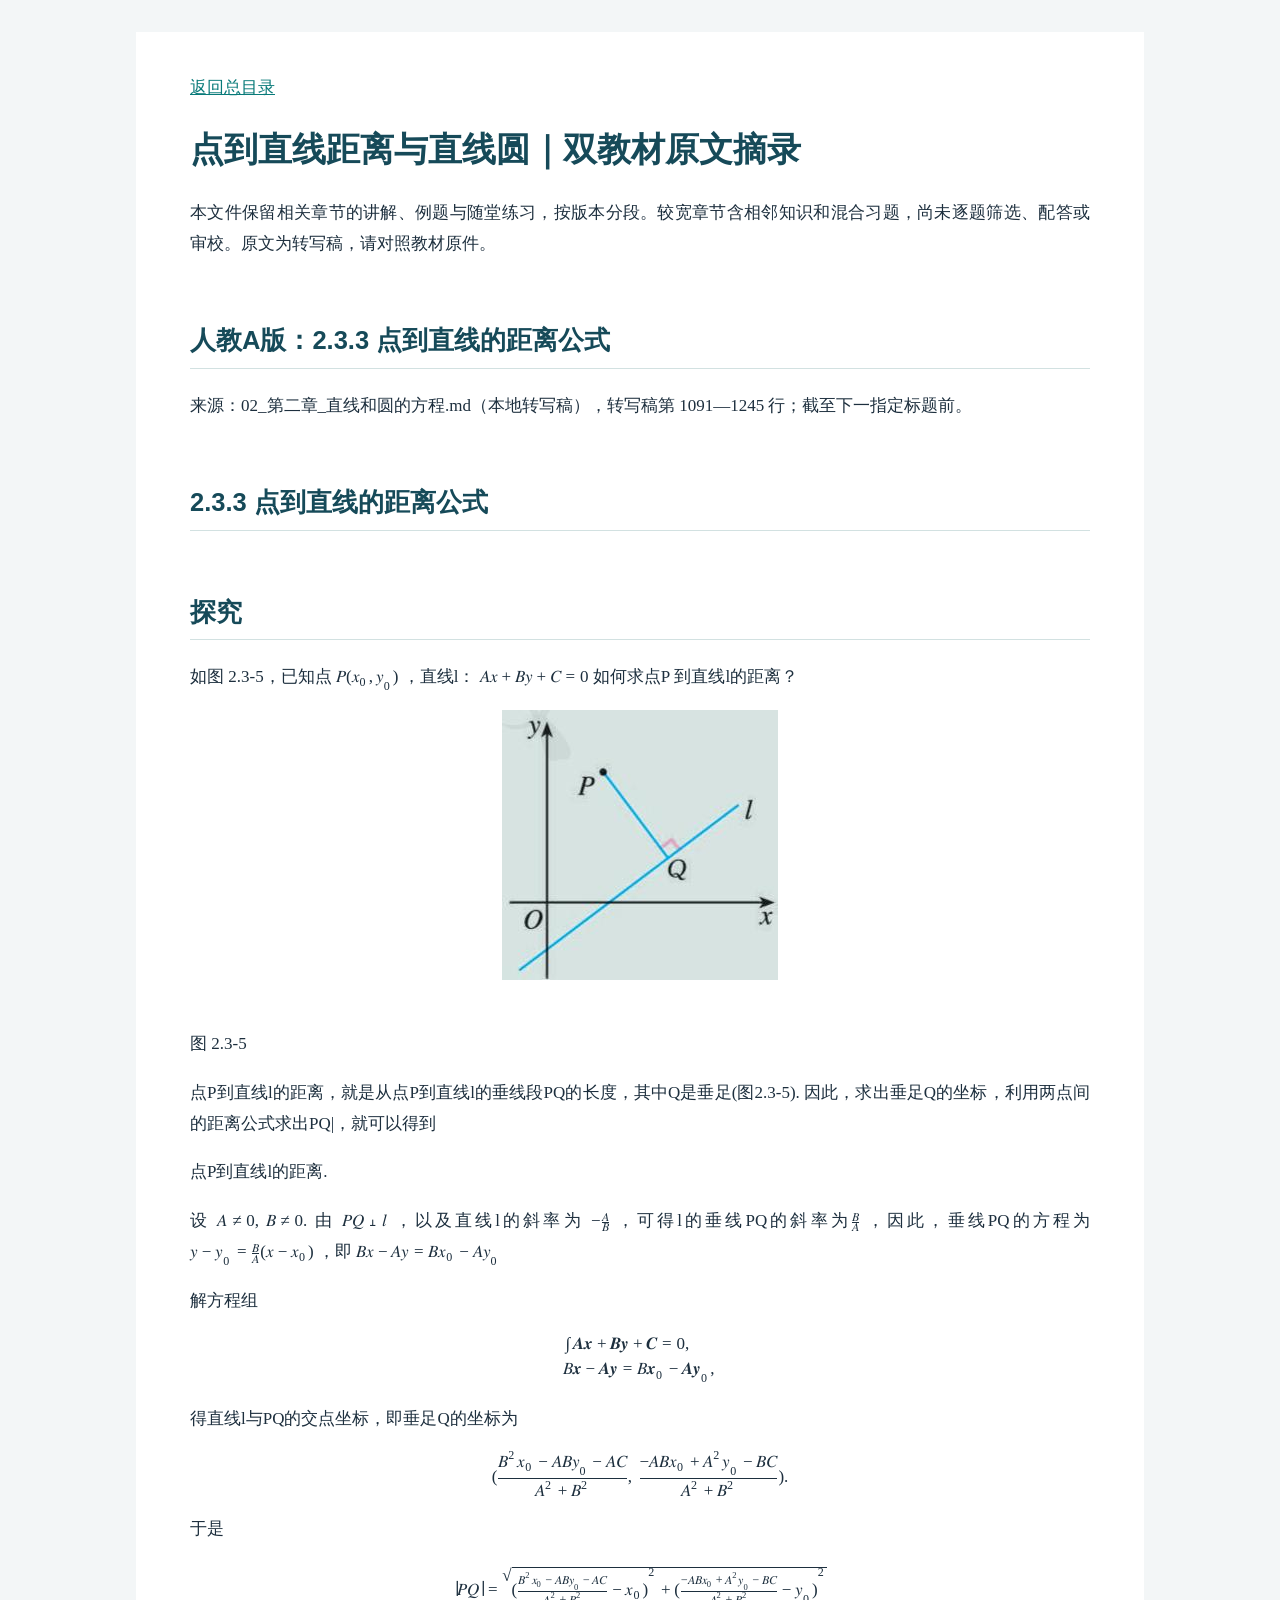
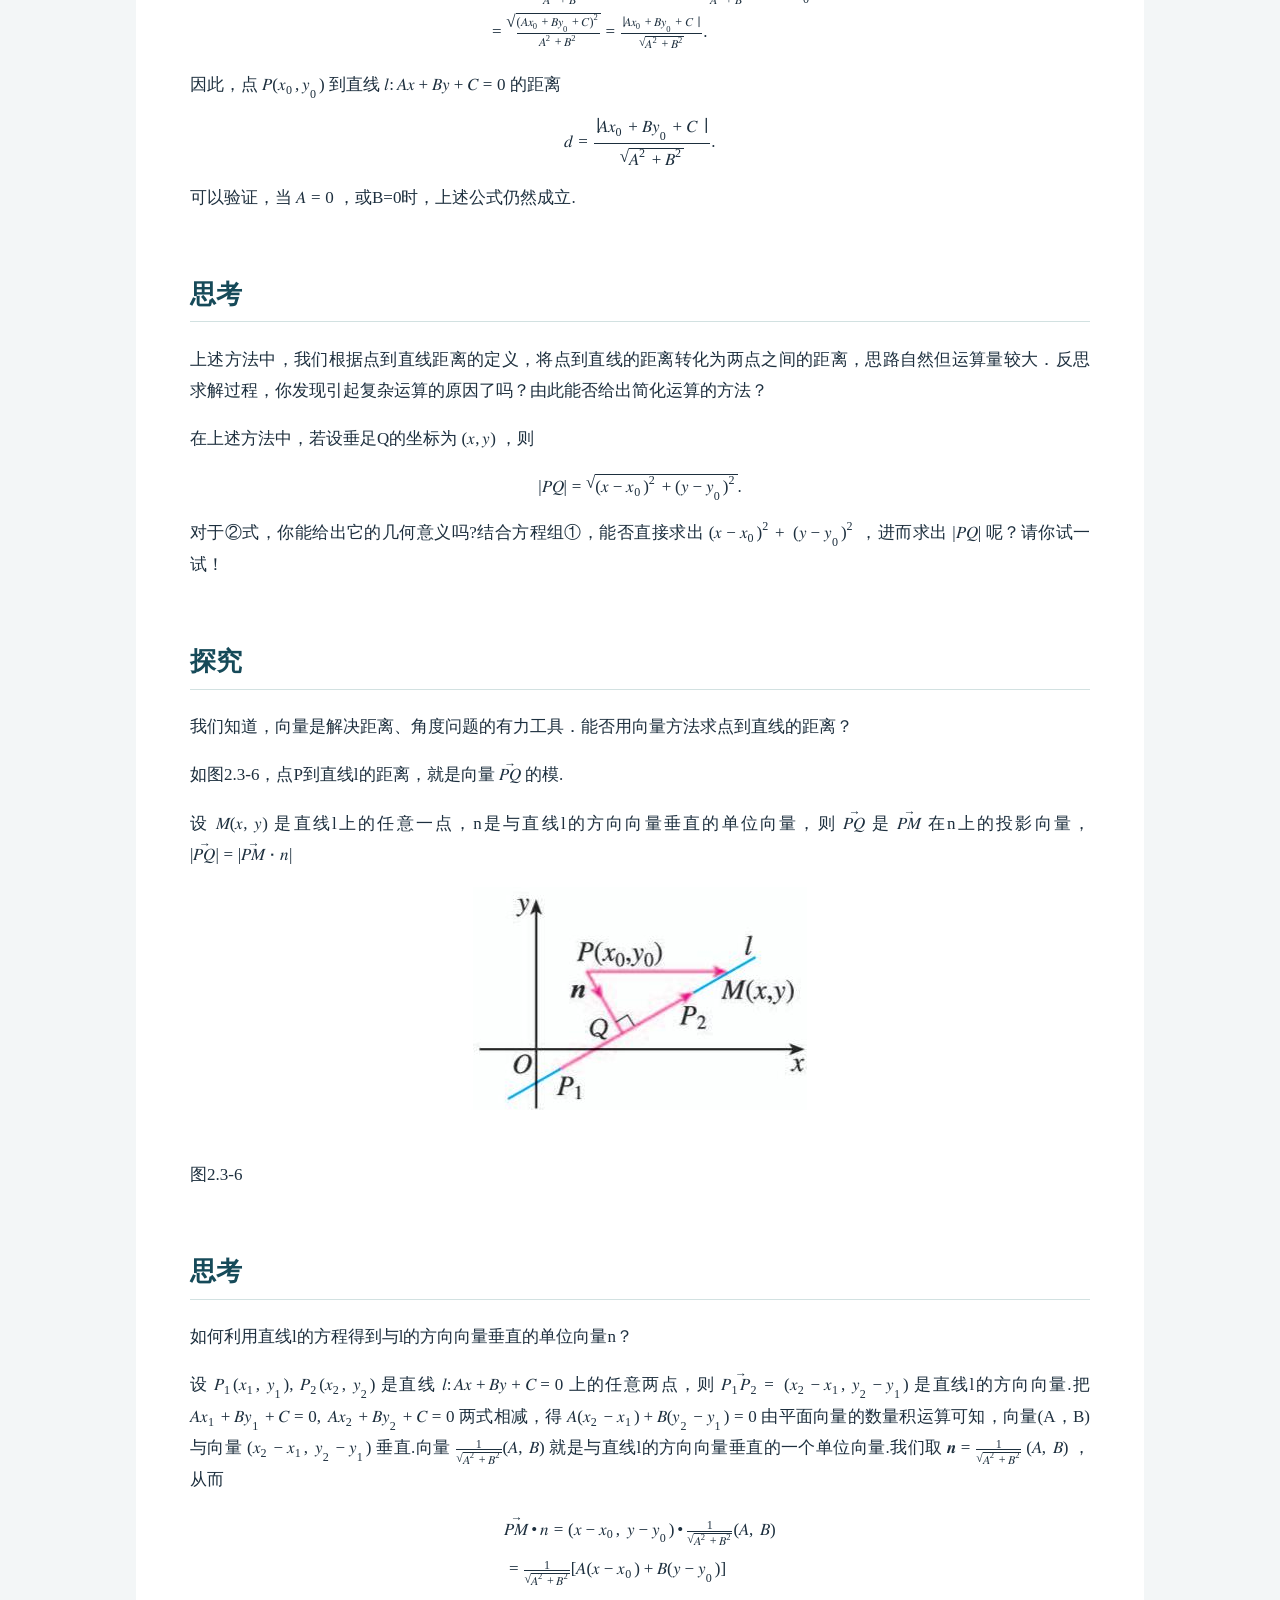
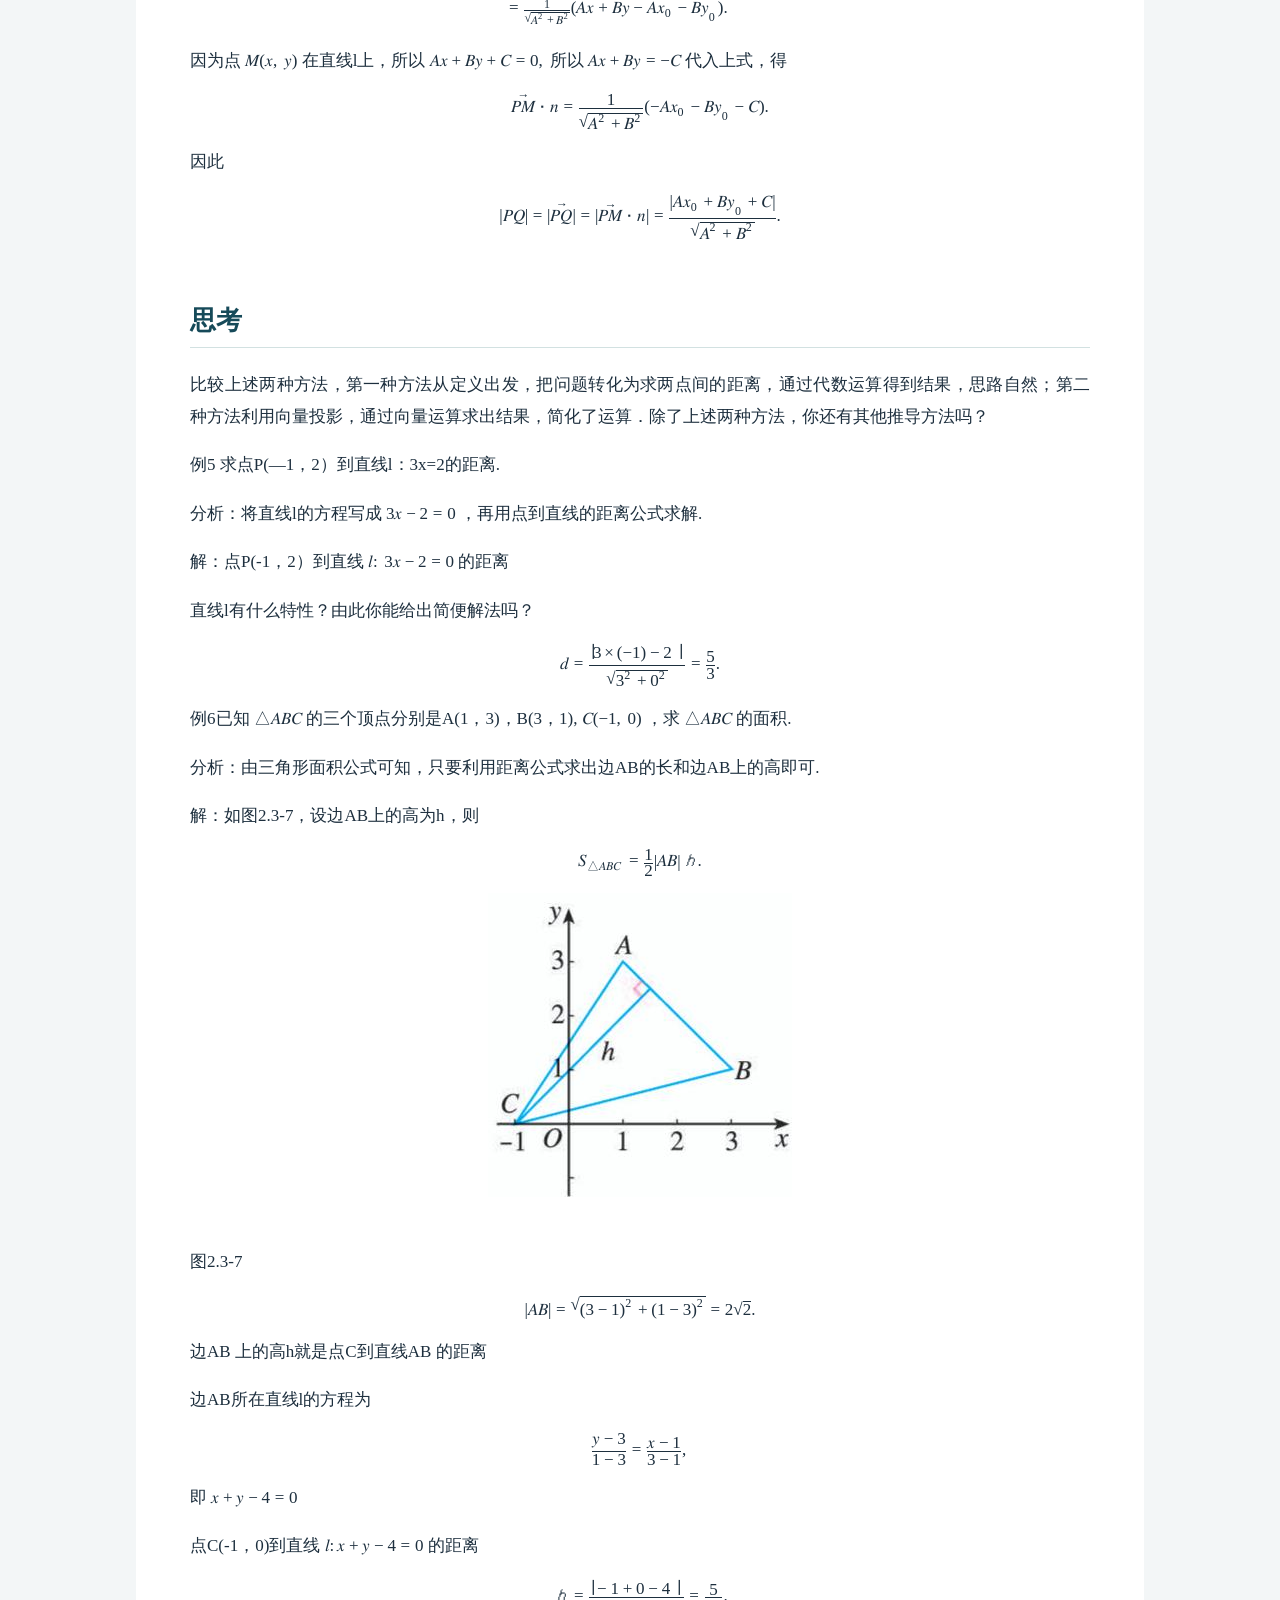
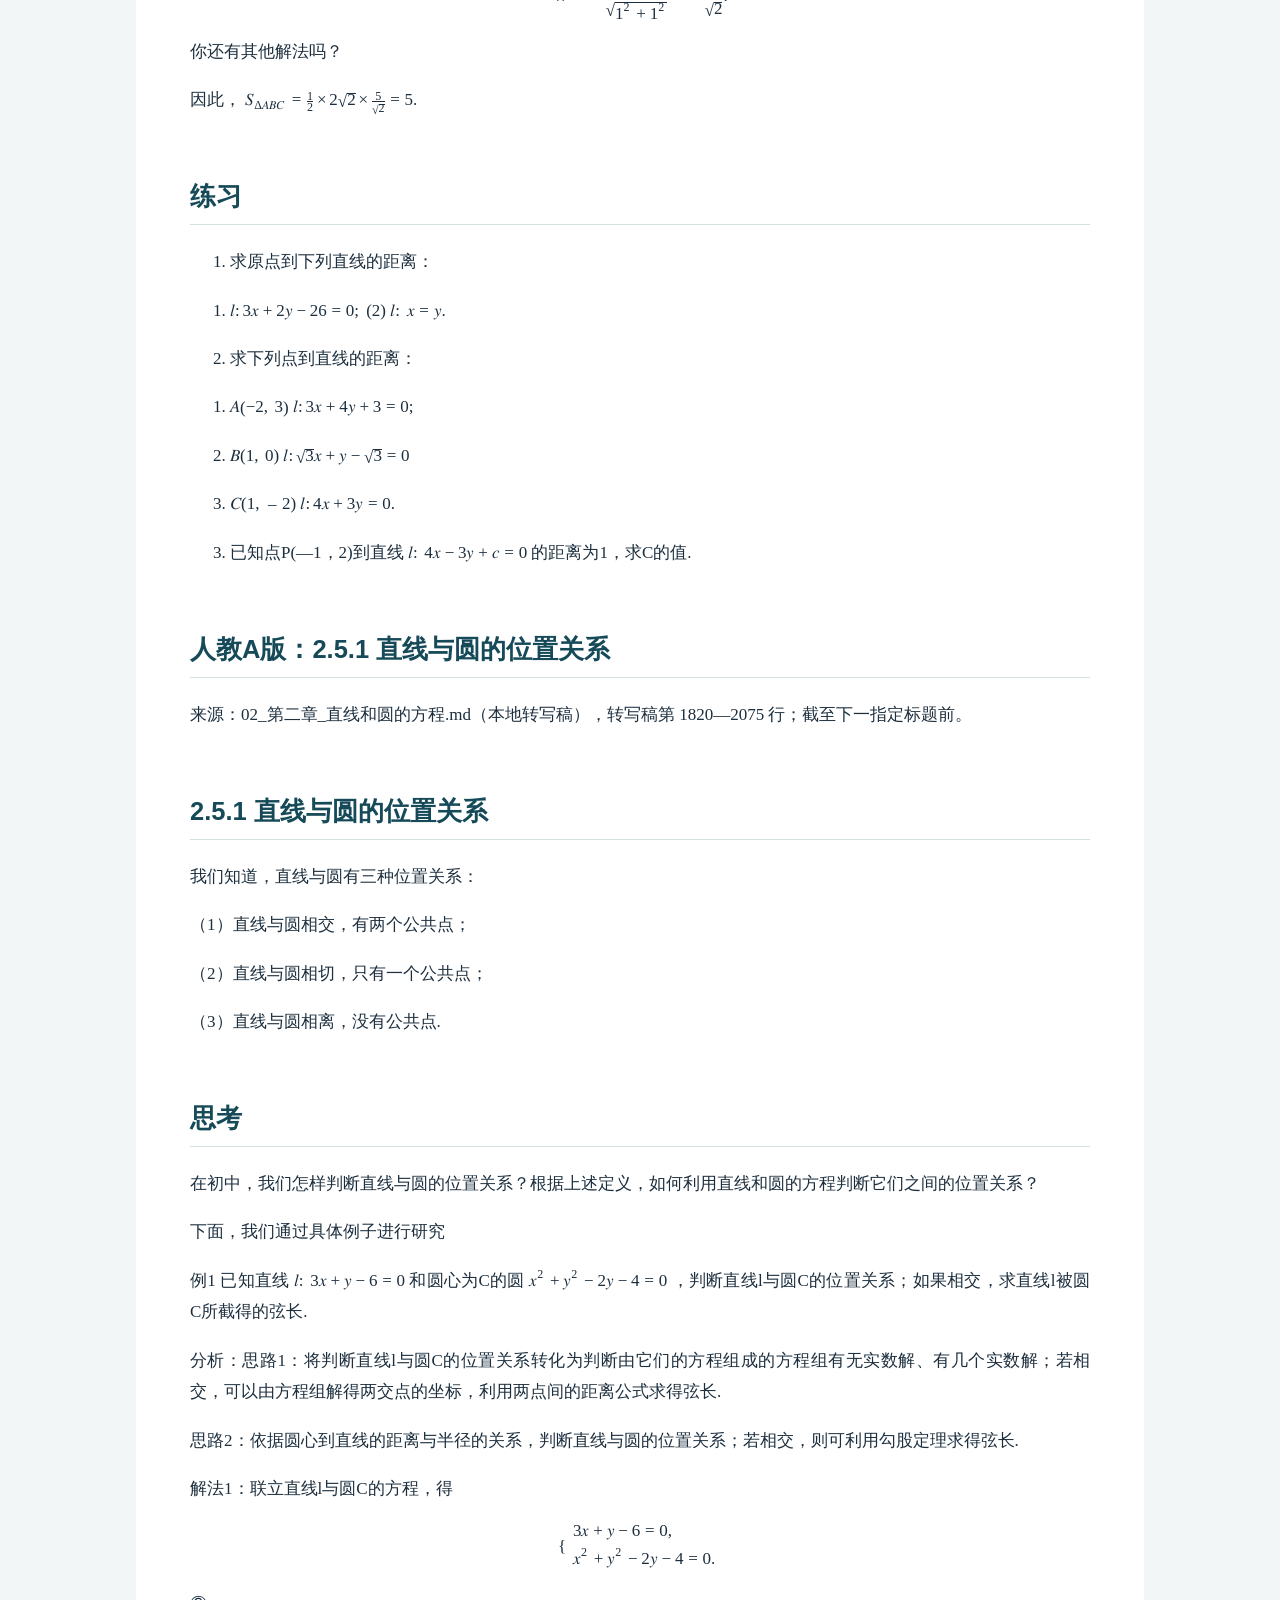
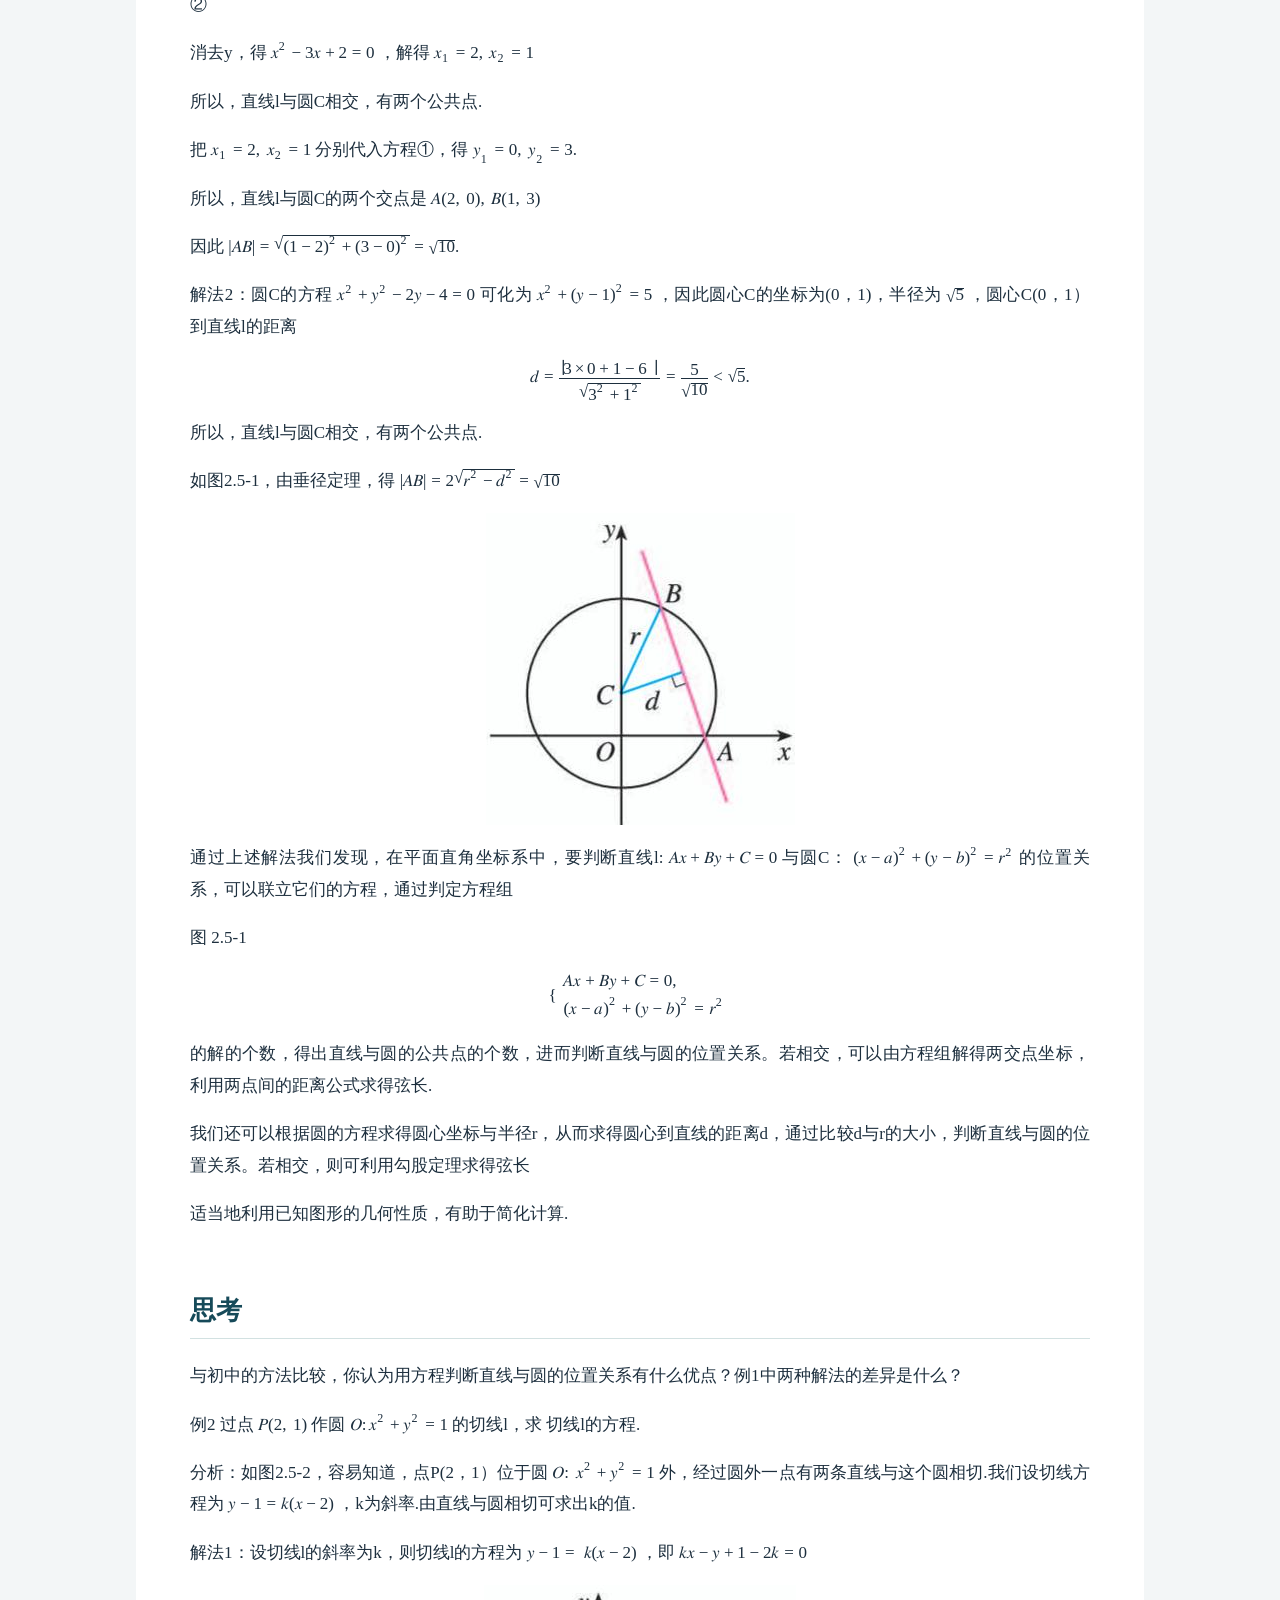
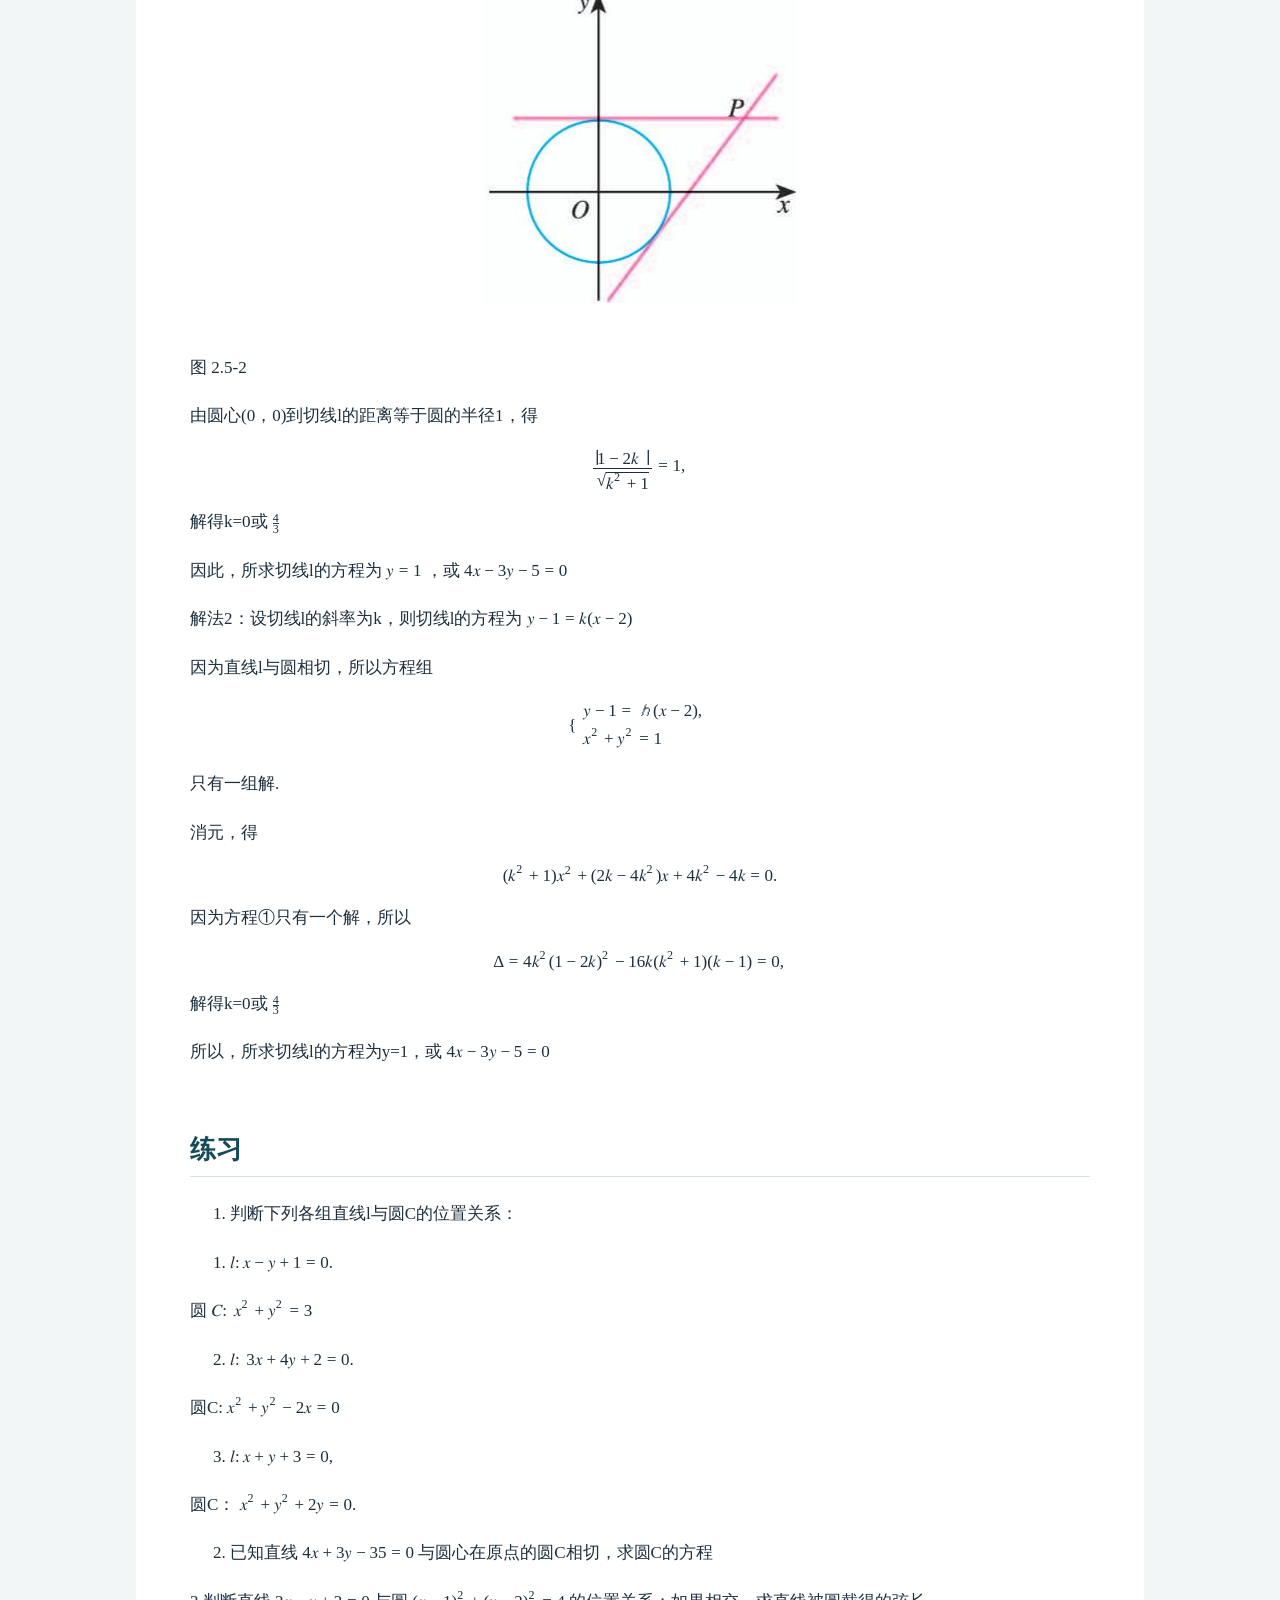
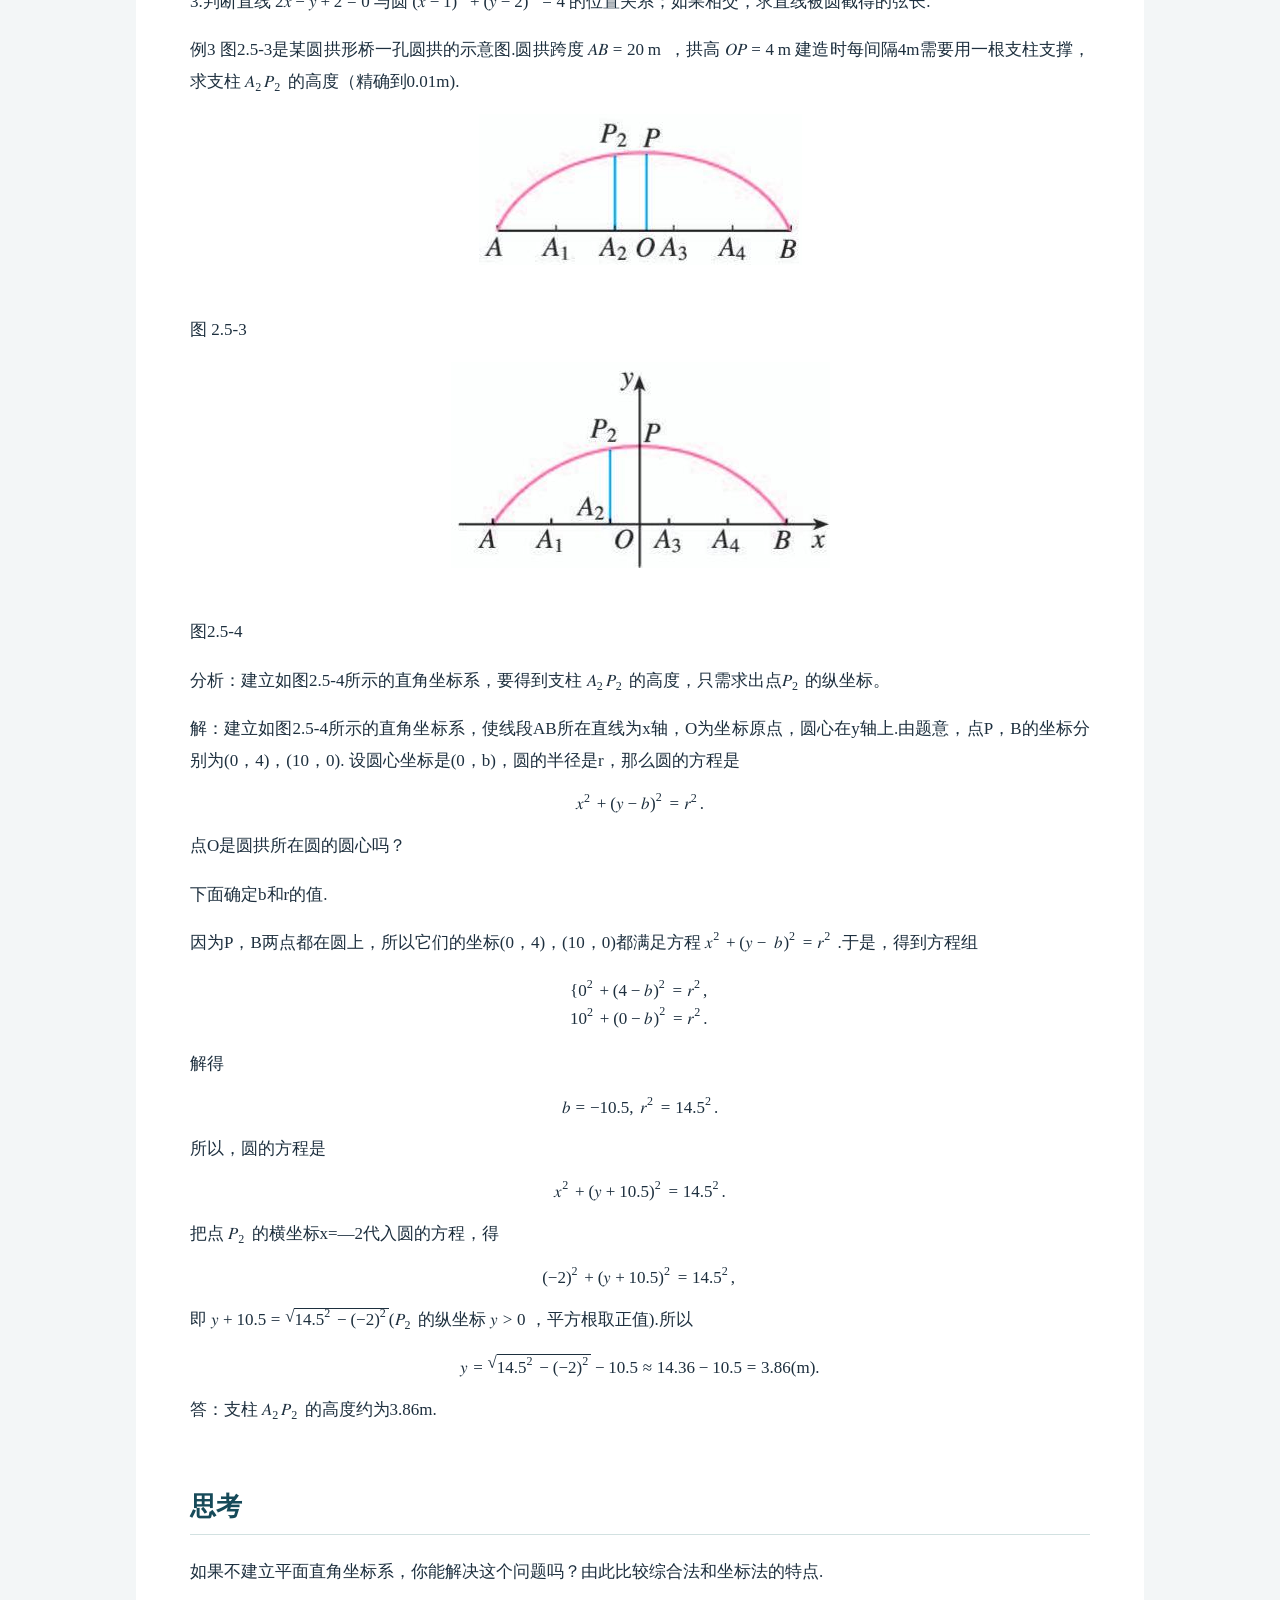
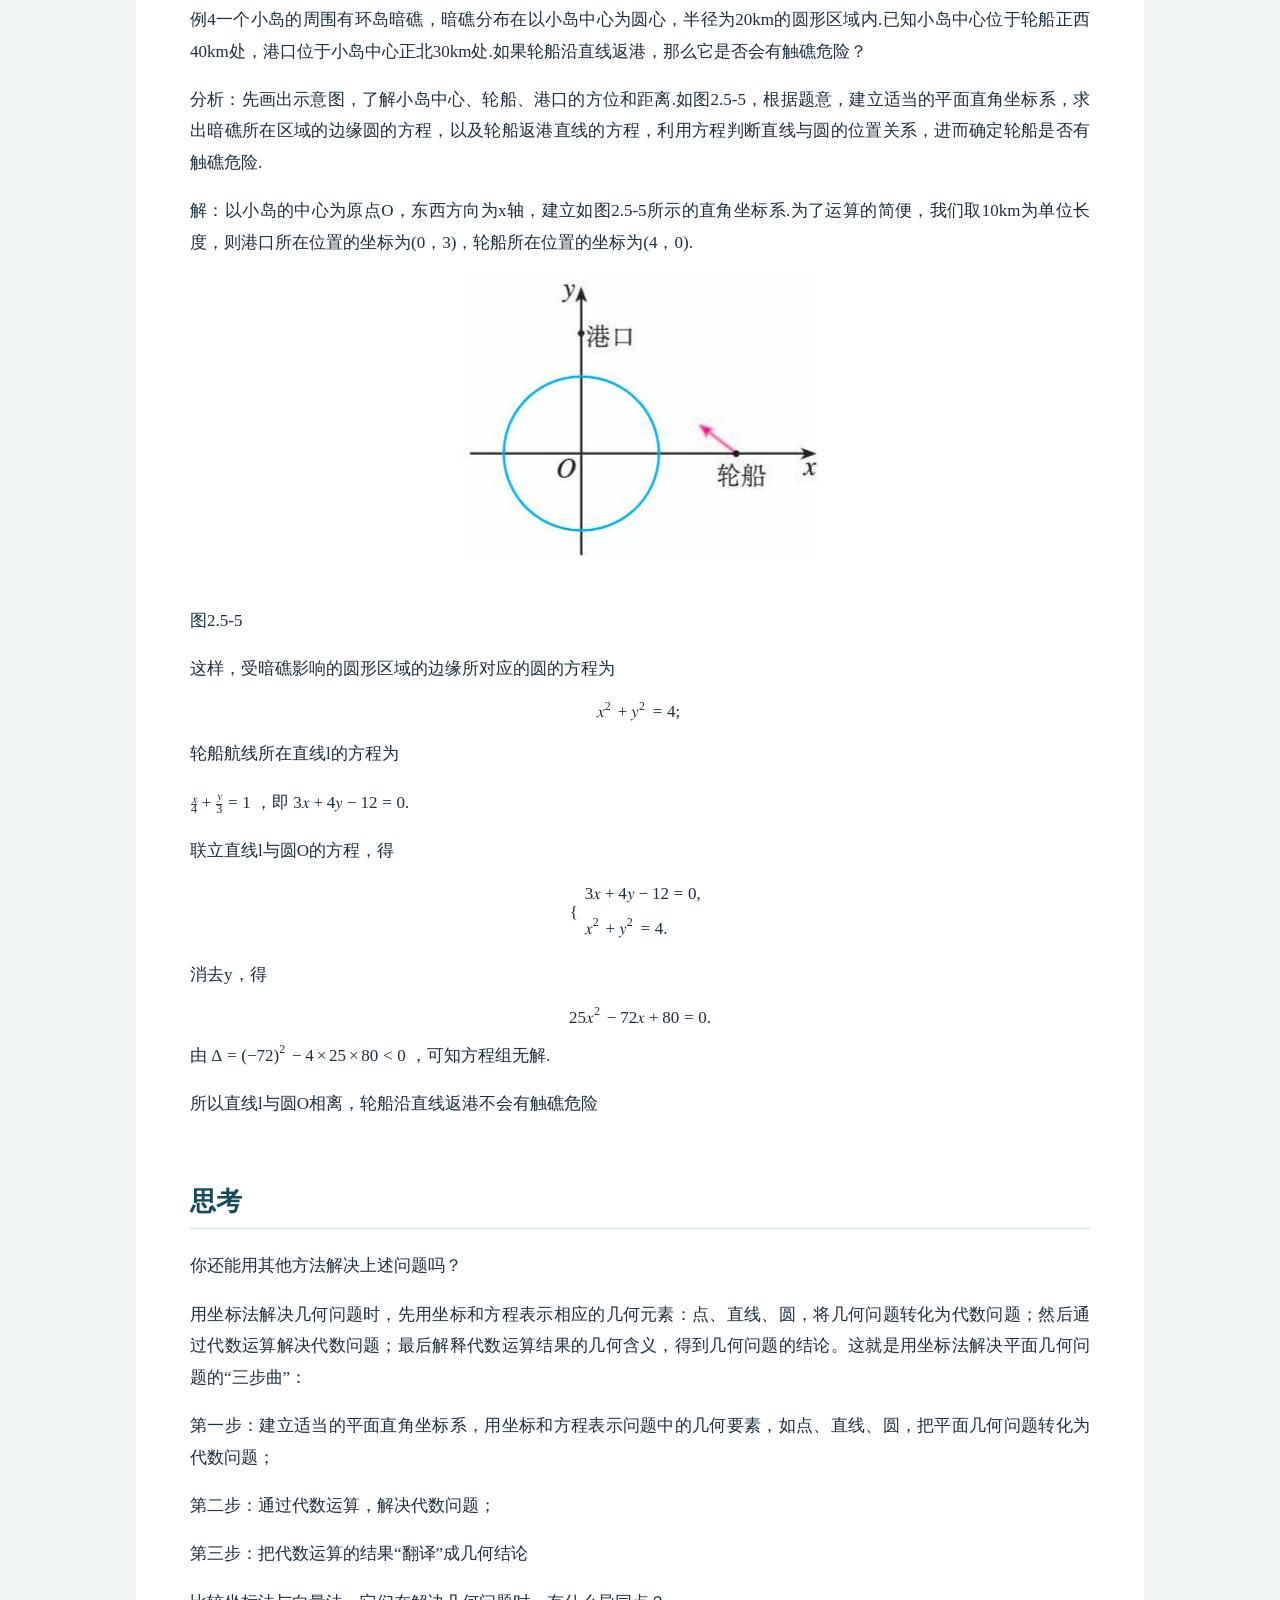
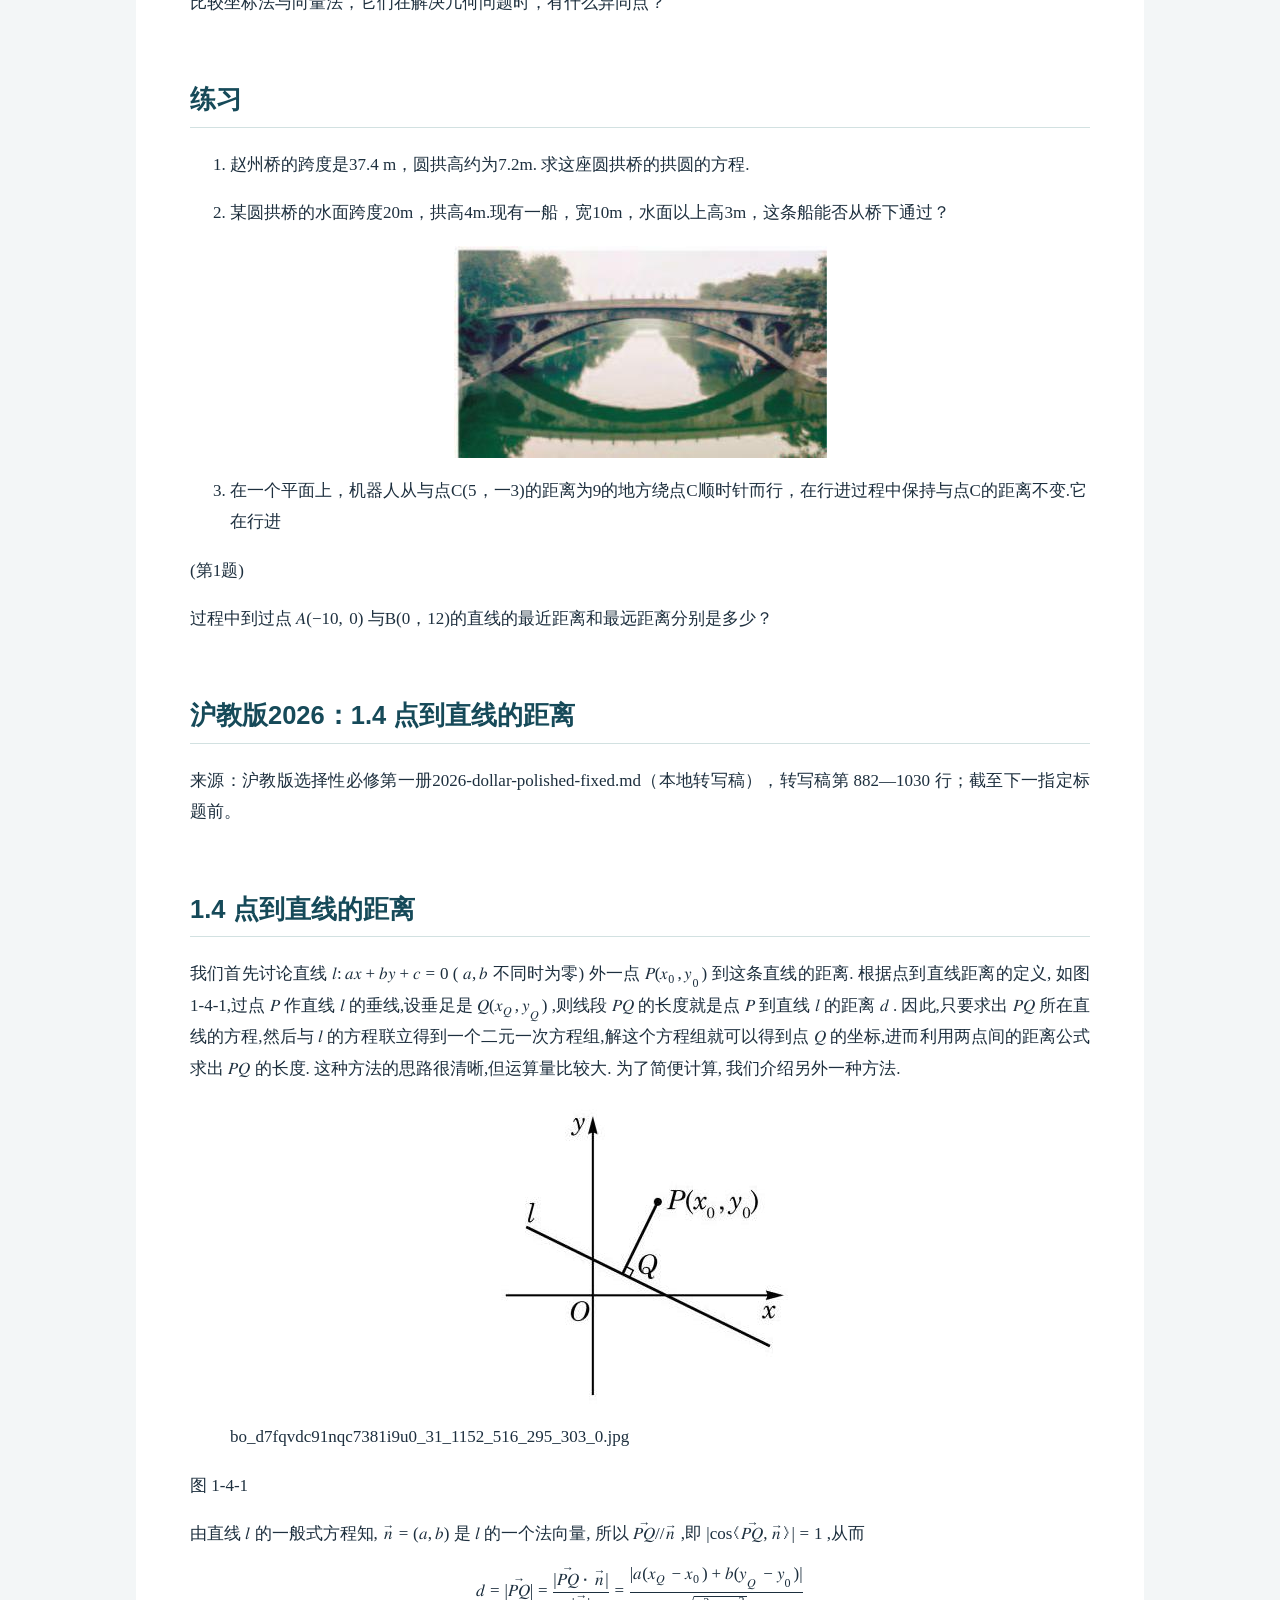
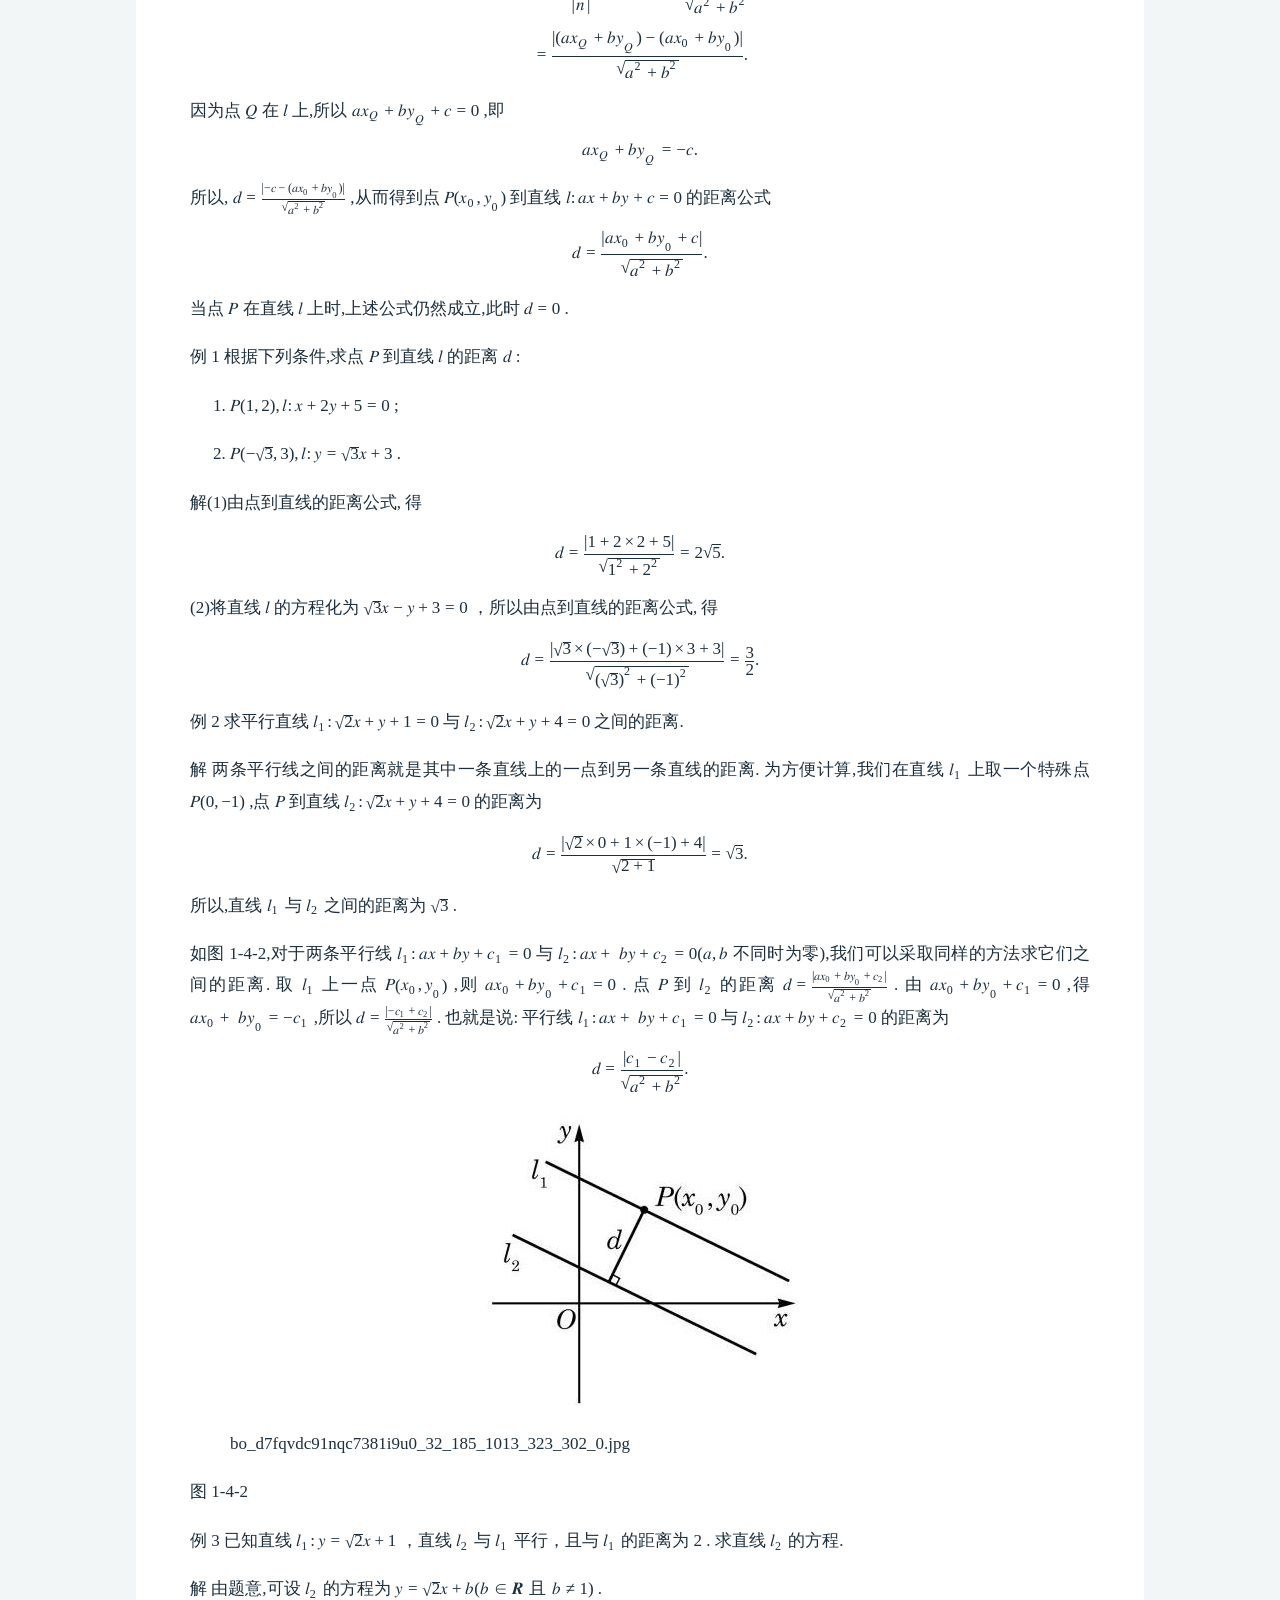
<file: 04-点到直线距离与直线圆/index.html>
<!doctype html><html lang="zh-CN"><head><meta charset="utf-8"><meta name="viewport" content="width=device-width,initial-scale=1"><meta name="author" content="chengbai"><link rel="stylesheet" href="../阅读样式.css"><title>教材专题摘录</title></head><body><main><nav><a href="../index.html">返回总目录</a></nav><h1
id="点到直线距离与直线圆双教材原文摘录">点到直线距离与直线圆｜双教材原文摘录</h1>
<p>本文件保留相关章节的讲解、例题与随堂练习，按版本分段。较宽章节含相邻知识和混合习题，尚未逐题筛选、配答或审校。原文为转写稿，请对照教材原件。</p>
<h2 id="人教a版2.3.3-点到直线的距离公式">人教A版：2.3.3
点到直线的距离公式</h2>
<p>来源：02_第二章_直线和圆的方程.md（本地转写稿），转写稿第
1091—1245 行；截至下一指定标题前。</p>
<h2 id="点到直线的距离公式">2.3.3 点到直线的距离公式</h2>
<h2 id="探究">探究</h2>
<p>如图 2.3-5，已知点
<math display="inline" xmlns="http://www.w3.org/1998/Math/MathML"><semantics><mrow><mi>P</mi><mo stretchy="false" form="prefix">(</mo><msub><mi>x</mi><mn>0</mn></msub><mo>,</mo><msub><mi>y</mi><mn>0</mn></msub><mo stretchy="false" form="postfix">)</mo></mrow><annotation encoding="application/x-tex">P ( x _ { 0 } , y _ { 0 } )</annotation></semantics></math>
，直线l：
<math display="inline" xmlns="http://www.w3.org/1998/Math/MathML"><semantics><mrow><mi>A</mi><mi>x</mi><mo>+</mo><mi>B</mi><mi>y</mi><mo>+</mo><mi>C</mi><mo>=</mo><mn>0</mn></mrow><annotation encoding="application/x-tex">A x + B y + C = 0</annotation></semantics></math>
如何求点Ρ 到直线l的距离？</p>
<p><img
src="../assets/c20171221444be11bc1485127c98407881ce09be391332eafc44cf0552100b06.jpg" /><br />
图 2.3-5</p>
<p>点P到直线l的距离，就是从点P到直线l的垂线段PQ的长度，其中Q是垂足(图2.3-5).
因此，求出垂足Q的坐标，利用两点间的距离公式求出PQ|，就可以得到</p>
<p>点P到直线l的距离.</p>
<p>设
<math display="inline" xmlns="http://www.w3.org/1998/Math/MathML"><semantics><mrow><mi>A</mi><mo>≠</mo><mn>0</mn><mo>,</mo><mspace width="0.222em"></mspace><mi>B</mi><mo>≠</mo><mn>0</mn><mi>.</mi></mrow><annotation encoding="application/x-tex">A \neq 0 , \ B \neq 0 .</annotation></semantics></math>
由
<math display="inline" xmlns="http://www.w3.org/1998/Math/MathML"><semantics><mrow><mi>P</mi><mi>Q</mi><mo>⟂</mo><mi>l</mi></mrow><annotation encoding="application/x-tex">P Q \perp l</annotation></semantics></math>
，以及直线l的斜率为
<math display="inline" xmlns="http://www.w3.org/1998/Math/MathML"><semantics><mrow><mi>−</mi><mfrac><mi>A</mi><mi>B</mi></mfrac></mrow><annotation encoding="application/x-tex">- { \frac { A } { B } }</annotation></semantics></math>
，可得l的垂线PQ的斜率为<math display="inline" xmlns="http://www.w3.org/1998/Math/MathML"><semantics><mfrac><mi>B</mi><mi>A</mi></mfrac><annotation encoding="application/x-tex">\frac { B } { A }</annotation></semantics></math>
，因此，垂线PQ的方程为
<math display="inline" xmlns="http://www.w3.org/1998/Math/MathML"><semantics><mrow><mi>y</mi><mo>−</mo><msub><mi>y</mi><mn>0</mn></msub><mo>=</mo><mfrac><mi>B</mi><mi>A</mi></mfrac><mo stretchy="false" form="prefix">(</mo><mi>x</mi><mo>−</mo><msub><mi>x</mi><mn>0</mn></msub><mo stretchy="false" form="postfix">)</mo></mrow><annotation encoding="application/x-tex">y - y _ { 0 } = \frac { B } { A } ( x - x _ { 0 } )</annotation></semantics></math>
，即
<math display="inline" xmlns="http://www.w3.org/1998/Math/MathML"><semantics><mrow><mi>B</mi><mi>x</mi><mo>−</mo><mi>A</mi><mi>y</mi><mo>=</mo><mi>B</mi><msub><mi>x</mi><mn>0</mn></msub><mo>−</mo><mi>A</mi><msub><mi>y</mi><mn>0</mn></msub></mrow><annotation encoding="application/x-tex">B x - A y = B x _ { 0 } - A y _ { 0 }</annotation></semantics></math></p>
<p>解方程组</p>
<p><math display="block" xmlns="http://www.w3.org/1998/Math/MathML"><semantics><mtable><mtr><mtd columnalign="left" style="text-align: left"><mo>∫</mo><mi mathvariant="bold-italic">𝑨</mi><mi mathvariant="bold-italic">𝒙</mi><mo>+</mo><mi mathvariant="bold-italic">𝑩</mi><mi mathvariant="bold-italic">𝒚</mi><mo>+</mo><mi mathvariant="bold-italic">𝑪</mi><mo>=</mo><mn>0</mn><mo>,</mo></mtd></mtr><mtr><mtd columnalign="left" style="text-align: left"><mi>B</mi><mi mathvariant="bold-italic">𝒙</mi><mo>−</mo><mi mathvariant="bold-italic">𝑨</mi><mi mathvariant="bold-italic">𝒚</mi><mo>=</mo><mi>B</mi><msub><mi mathvariant="bold-italic">𝒙</mi><mn>0</mn></msub><mo>−</mo><mi mathvariant="bold-italic">𝑨</mi><msub><mi mathvariant="bold-italic">𝒚</mi><mn>0</mn></msub><mo>,</mo></mtd></mtr></mtable><annotation encoding="application/x-tex">\scriptstyle { \begin{array} { l } { \displaystyle \int \boldsymbol { A } \boldsymbol { x } + \boldsymbol { B } \boldsymbol { y } + \boldsymbol { C } = 0 , } \\ { \displaystyle B \boldsymbol { x } - \boldsymbol { A } \boldsymbol { y } = B \boldsymbol { x } _ { 0 } - \boldsymbol { A } \boldsymbol { y } _ { 0 } , } \end{array} }\tag{①}</annotation></semantics></math></p>
<p>得直线l与PQ的交点坐标，即垂足Q的坐标为</p>
<p><math display="block" xmlns="http://www.w3.org/1998/Math/MathML"><semantics><mrow><mo minsize="180%" maxsize="180%" stretchy="true" form="prefix">(</mo><mfrac><mrow><msup><mi>B</mi><mn>2</mn></msup><msub><mi>x</mi><mn>0</mn></msub><mo>−</mo><mi>A</mi><mi>B</mi><msub><mi>y</mi><mn>0</mn></msub><mo>−</mo><mi>A</mi><mi>C</mi></mrow><mrow><msup><mi>A</mi><mn>2</mn></msup><mo>+</mo><msup><mi>B</mi><mn>2</mn></msup></mrow></mfrac><mo>,</mo><mspace width="0.222em"></mspace><mfrac><mrow><mi>−</mi><mi>A</mi><mi>B</mi><msub><mi>x</mi><mn>0</mn></msub><mo>+</mo><msup><mi>A</mi><mn>2</mn></msup><msub><mi>y</mi><mn>0</mn></msub><mo>−</mo><mi>B</mi><mi>C</mi></mrow><mrow><msup><mi>A</mi><mn>2</mn></msup><mo>+</mo><msup><mi>B</mi><mn>2</mn></msup></mrow></mfrac><mo minsize="180%" maxsize="180%" stretchy="true" form="postfix">)</mo><mi>.</mi></mrow><annotation encoding="application/x-tex">\Big ( \frac { B ^ { 2 } x _ { 0 } - A B y _ { 0 } - A C } { A ^ { 2 } + B ^ { 2 } } , ~ \frac { - A B x _ { 0 } + A ^ { 2 } y _ { 0 } - B C } { A ^ { 2 } + B ^ { 2 } } \Big ) .</annotation></semantics></math></p>
<p>于是</p>
<p><math display="block" xmlns="http://www.w3.org/1998/Math/MathML"><semantics><mtable><mtr><mtd columnalign="right" style="text-align: right; padding-right: 0"></mtd><mtd columnalign="left" style="text-align: left; padding-left: 0"><mi>∣</mi><mi>P</mi><mi>Q</mi><mi>∣</mi><mo>=</mo><msqrt><mrow><msup><mrow><mo stretchy="true" form="prefix">(</mo><mfrac><mrow><msup><mi>B</mi><mn>2</mn></msup><msub><mi>x</mi><mn>0</mn></msub><mo>−</mo><mi>A</mi><mi>B</mi><msub><mi>y</mi><mn>0</mn></msub><mo>−</mo><mi>A</mi><mi>C</mi></mrow><mrow><msup><mi>A</mi><mn>2</mn></msup><mo>+</mo><msup><mi>B</mi><mn>2</mn></msup></mrow></mfrac><mo>−</mo><msub><mi>x</mi><mn>0</mn></msub><mo stretchy="true" form="postfix">)</mo></mrow><mn>2</mn></msup><mo>+</mo><msup><mrow><mo stretchy="true" form="prefix">(</mo><mfrac><mrow><mi>−</mi><mi>A</mi><mi>B</mi><msub><mi>x</mi><mn>0</mn></msub><mo>+</mo><msup><mi>A</mi><mn>2</mn></msup><msub><mi>y</mi><mn>0</mn></msub><mo>−</mo><mi>B</mi><mi>C</mi></mrow><mrow><msup><mi>A</mi><mn>2</mn></msup><mo>+</mo><msup><mi>B</mi><mn>2</mn></msup></mrow></mfrac><mo>−</mo><msub><mi>y</mi><mn>0</mn></msub><mo stretchy="true" form="postfix">)</mo></mrow><mn>2</mn></msup></mrow></msqrt></mtd></mtr><mtr><mtd columnalign="right" style="text-align: right; padding-right: 0"></mtd><mtd columnalign="left" style="text-align: left; padding-left: 0"><mspace width="2.0em"></mspace><mo>=</mo><msqrt><mfrac><mrow><mo stretchy="false" form="prefix">(</mo><mi>A</mi><msub><mi>x</mi><mn>0</mn></msub><mo>+</mo><mi>B</mi><msub><mi>y</mi><mn>0</mn></msub><mo>+</mo><mi>C</mi><msup><mo stretchy="false" form="postfix">)</mo><mn>2</mn></msup></mrow><mrow><msup><mi>A</mi><mn>2</mn></msup><mo>+</mo><msup><mi>B</mi><mn>2</mn></msup></mrow></mfrac></msqrt><mo>=</mo><mfrac><mrow><mi>∣</mi><mi>A</mi><msub><mi>x</mi><mn>0</mn></msub><mo>+</mo><mi>B</mi><msub><mi>y</mi><mn>0</mn></msub><mo>+</mo><mi>C</mi><mo>∣</mo></mrow><msqrt><mrow><msup><mi>A</mi><mn>2</mn></msup><mo>+</mo><msup><mi>B</mi><mn>2</mn></msup></mrow></msqrt></mfrac><mi>.</mi></mtd></mtr></mtable><annotation encoding="application/x-tex">{ \begin{array} { r l } &amp; { \mid P Q \mid = { \sqrt { \left( { \frac { B ^ { 2 } x _ { 0 } - A B y _ { 0 } - A C } { A ^ { 2 } + B ^ { 2 } } } - x _ { 0 } \right) ^ { 2 } + \left( { \frac { - A B x _ { 0 } + A ^ { 2 } y _ { 0 } - B C } { A ^ { 2 } + B ^ { 2 } } } - y _ { 0 } \right) ^ { 2 } } } } \\ &amp; { \qquad = { \sqrt { \frac { ( A x _ { 0 } + B y _ { 0 } + C ) ^ { 2 } } { A ^ { 2 } + B ^ { 2 } } } } = { \frac { \mid A x _ { 0 } + B y _ { 0 } + C \mid } { \sqrt { A ^ { 2 } + B ^ { 2 } } } } . } \end{array} }</annotation></semantics></math></p>
<p>因此，点
<math display="inline" xmlns="http://www.w3.org/1998/Math/MathML"><semantics><mrow><mi>P</mi><mo stretchy="false" form="prefix">(</mo><msub><mi>x</mi><mn>0</mn></msub><mo>,</mo><msub><mi>y</mi><mn>0</mn></msub><mo stretchy="false" form="postfix">)</mo></mrow><annotation encoding="application/x-tex">P ( x _ { 0 } , y _ { 0 } )</annotation></semantics></math>
到直线
<math display="inline" xmlns="http://www.w3.org/1998/Math/MathML"><semantics><mrow><mi>l</mi><mo>:</mo><mi>A</mi><mi>x</mi><mo>+</mo><mi>B</mi><mi>y</mi><mo>+</mo><mi>C</mi><mo>=</mo><mn>0</mn></mrow><annotation encoding="application/x-tex">l \colon A x + B y + C = 0</annotation></semantics></math>
的距离</p>
<p><math display="block" xmlns="http://www.w3.org/1998/Math/MathML"><semantics><menclose notation="box"><mrow><mi>d</mi><mo>=</mo><mfrac><mrow><mi>∣</mi><mi>A</mi><msub><mi>x</mi><mn>0</mn></msub><mo>+</mo><mi>B</mi><msub><mi>y</mi><mn>0</mn></msub><mo>+</mo><mi>C</mi><mo>∣</mo></mrow><msqrt><mrow><msup><mi>A</mi><mn>2</mn></msup><mo>+</mo><msup><mi>B</mi><mn>2</mn></msup></mrow></msqrt></mfrac><mi>.</mi></mrow></menclose><annotation encoding="application/x-tex">\boxed { d = \frac { \mid A x _ { 0 } + B y _ { 0 } + C \mid } { \sqrt { A ^ { 2 } + B ^ { 2 } } } . }</annotation></semantics></math></p>
<p>可以验证，当
<math display="inline" xmlns="http://www.w3.org/1998/Math/MathML"><semantics><mrow><mi>A</mi><mo>=</mo><mn>0</mn></mrow><annotation encoding="application/x-tex">A = 0</annotation></semantics></math>
，或B=0时，上述公式仍然成立.</p>
<h2 id="思考">思考</h2>
<p>上述方法中，我们根据点到直线距离的定义，将点到直线的距离转化为两点之间的距离，思路自然但运算量较大．反思求解过程，你发现引起复杂运算的原因了吗？由此能否给出简化运算的方法？</p>
<p>在上述方法中，若设垂足Q的坐标为
<math display="inline" xmlns="http://www.w3.org/1998/Math/MathML"><semantics><mrow><mo stretchy="false" form="prefix">(</mo><mi>x</mi><mo>,</mo><mi>y</mi><mo stretchy="false" form="postfix">)</mo></mrow><annotation encoding="application/x-tex">( x , y )</annotation></semantics></math>
，则</p>
<p><math display="block" xmlns="http://www.w3.org/1998/Math/MathML"><semantics><mrow><mo stretchy="false" form="prefix">|</mo><mi>P</mi><mi>Q</mi><mo stretchy="false" form="prefix">|</mo><mo>=</mo><msqrt><mrow><mo stretchy="false" form="prefix">(</mo><mi>x</mi><mo>−</mo><msub><mi>x</mi><mn>0</mn></msub><msup><mo stretchy="false" form="postfix">)</mo><mn>2</mn></msup><mo>+</mo><mo stretchy="false" form="prefix">(</mo><mi>y</mi><mo>−</mo><msub><mi>y</mi><mn>0</mn></msub><msup><mo stretchy="false" form="postfix">)</mo><mn>2</mn></msup></mrow></msqrt><mi>.</mi></mrow><annotation encoding="application/x-tex">| P Q | = \sqrt { ( x - x _ { 0 } ) ^ { 2 } + ( y - y _ { 0 } ) ^ { 2 } } .\tag{②}</annotation></semantics></math></p>
<p>对于②式，你能给出它的几何意义吗?结合方程组①，能否直接求出
<math display="inline" xmlns="http://www.w3.org/1998/Math/MathML"><semantics><mrow><mo stretchy="false" form="prefix">(</mo><mi>x</mi><mo>−</mo><msub><mi>x</mi><mn>0</mn></msub><msup><mo stretchy="false" form="postfix">)</mo><mn>2</mn></msup><mo>+</mo></mrow><annotation encoding="application/x-tex">( x - x _ { 0 } ) ^ { 2 } +</annotation></semantics></math>
<math display="inline" xmlns="http://www.w3.org/1998/Math/MathML"><semantics><mrow><mo stretchy="false" form="prefix">(</mo><mi>y</mi><mo>−</mo><msub><mi>y</mi><mn>0</mn></msub><msup><mo stretchy="false" form="postfix">)</mo><mn>2</mn></msup></mrow><annotation encoding="application/x-tex">( y - y _ { 0 } ) ^ { 2 }</annotation></semantics></math>
，进而求出
<math display="inline" xmlns="http://www.w3.org/1998/Math/MathML"><semantics><mrow><mo stretchy="false" form="prefix">|</mo><mi>P</mi><mi>Q</mi><mo stretchy="false" form="prefix">|</mo></mrow><annotation encoding="application/x-tex">| P Q |</annotation></semantics></math>
呢？请你试一试！</p>
<h2 id="探究-1">探究</h2>
<p>我们知道，向量是解决距离、角度问题的有力工具．能否用向量方法求点到直线的距离？</p>
<p>如图2.3-6，点P到直线l的距离，就是向量
<math display="inline" xmlns="http://www.w3.org/1998/Math/MathML"><semantics><mover><mrow><mi>P</mi><mi>Q</mi></mrow><mo accent="true">→</mo></mover><annotation encoding="application/x-tex">\overrightarrow { P Q }</annotation></semantics></math>
的模.</p>
<p>设
<math display="inline" xmlns="http://www.w3.org/1998/Math/MathML"><semantics><mrow><mi>M</mi><mo stretchy="false" form="prefix">(</mo><mi>x</mi><mo>,</mo><mspace width="0.222em"></mspace><mi>y</mi><mo stretchy="false" form="postfix">)</mo></mrow><annotation encoding="application/x-tex">M ( x , \ y )</annotation></semantics></math>
是直线l上的任意一点，n是与直线l的方向向量垂直的单位向量，则
<math display="inline" xmlns="http://www.w3.org/1998/Math/MathML"><semantics><mover><mrow><mi>P</mi><mi>Q</mi></mrow><mo accent="true">→</mo></mover><annotation encoding="application/x-tex">\overrightarrow { P Q }</annotation></semantics></math>
是
<math display="inline" xmlns="http://www.w3.org/1998/Math/MathML"><semantics><mover><mrow><mi>P</mi><mi>M</mi></mrow><mo accent="true">→</mo></mover><annotation encoding="application/x-tex">\overrightarrow { P M }</annotation></semantics></math>
在n上的投影向量，
<math display="inline" xmlns="http://www.w3.org/1998/Math/MathML"><semantics><mrow><mo stretchy="false" form="prefix">|</mo><mover><mrow><mi>P</mi><mi>Q</mi></mrow><mo accent="true">→</mo></mover><mo stretchy="false" form="prefix">|</mo><mo>=</mo><mo stretchy="false" form="prefix">|</mo><mover><mrow><mi>P</mi><mi>M</mi></mrow><mo accent="true">→</mo></mover><mo>⋅</mo><mi>n</mi><mo stretchy="false" form="prefix">|</mo></mrow><annotation encoding="application/x-tex">| { \overrightarrow { P Q } } | = | { \overrightarrow { P M } } \cdot n |</annotation></semantics></math></p>
<p><img
src="../assets/d5dda35b92c68c85489b766f0dd9e2934707114e80c939aeccedaab5d506bb43.jpg" /><br />
图2.3-6</p>
<h2 id="思考-1">思考</h2>
<p>如何利用直线l的方程得到与l的方向向量垂直的单位向量n？</p>
<p>设
<math display="inline" xmlns="http://www.w3.org/1998/Math/MathML"><semantics><mrow><msub><mi>P</mi><mn>1</mn></msub><mo stretchy="false" form="prefix">(</mo><msub><mi>x</mi><mn>1</mn></msub><mo>,</mo><mspace width="0.222em"></mspace><msub><mi>y</mi><mn>1</mn></msub><mo stretchy="false" form="postfix">)</mo><mo>,</mo><mspace width="0.222em"></mspace><msub><mi>P</mi><mn>2</mn></msub><mo stretchy="false" form="prefix">(</mo><msub><mi>x</mi><mn>2</mn></msub><mo>,</mo><mspace width="0.222em"></mspace><msub><mi>y</mi><mn>2</mn></msub><mo stretchy="false" form="postfix">)</mo></mrow><annotation encoding="application/x-tex">P _ { 1 } ( x _ { 1 } , \ y _ { 1 } ) , \ P _ { 2 } ( x _ { 2 } , \ y _ { 2 } )</annotation></semantics></math>
是直线
<math display="inline" xmlns="http://www.w3.org/1998/Math/MathML"><semantics><mrow><mi>l</mi><mo>:</mo><mi>A</mi><mi>x</mi><mo>+</mo><mi>B</mi><mi>y</mi><mo>+</mo><mi>C</mi><mo>=</mo><mn>0</mn></mrow><annotation encoding="application/x-tex">l \colon A x + B y + C = 0</annotation></semantics></math>
上的任意两点，则
<math display="inline" xmlns="http://www.w3.org/1998/Math/MathML"><semantics><mrow><mover><mrow><msub><mi>P</mi><mn>1</mn></msub><msub><mi>P</mi><mn>2</mn></msub></mrow><mo accent="true">→</mo></mover><mo>=</mo></mrow><annotation encoding="application/x-tex">\overrightarrow { P _ { 1 } P _ { 2 } } =</annotation></semantics></math>
<math display="inline" xmlns="http://www.w3.org/1998/Math/MathML"><semantics><mrow><mo stretchy="false" form="prefix">(</mo><msub><mi>x</mi><mn>2</mn></msub><mo>−</mo><msub><mi>x</mi><mn>1</mn></msub><mo>,</mo><mspace width="0.222em"></mspace><msub><mi>y</mi><mn>2</mn></msub><mo>−</mo><msub><mi>y</mi><mn>1</mn></msub><mo stretchy="false" form="postfix">)</mo></mrow><annotation encoding="application/x-tex">( x _ { 2 } - x _ { 1 } , ~ y _ { 2 } - y _ { 1 } )</annotation></semantics></math>
是直线l的方向向量.把
<math display="inline" xmlns="http://www.w3.org/1998/Math/MathML"><semantics><mrow><mi>A</mi><msub><mi>x</mi><mn>1</mn></msub><mo>+</mo><mi>B</mi><msub><mi>y</mi><mn>1</mn></msub><mo>+</mo><mi>C</mi><mo>=</mo><mn>0</mn><mo>,</mo><mspace width="0.222em"></mspace><mi>A</mi><msub><mi>x</mi><mn>2</mn></msub><mo>+</mo><mi>B</mi><msub><mi>y</mi><mn>2</mn></msub><mo>+</mo><mi>C</mi><mo>=</mo><mn>0</mn></mrow><annotation encoding="application/x-tex">A x _ { 1 } + B y _ { 1 } + C = 0 , \ A x _ { 2 } + B y _ { 2 } + C = 0</annotation></semantics></math>
两式相减，得
<math display="inline" xmlns="http://www.w3.org/1998/Math/MathML"><semantics><mrow><mi>A</mi><mo stretchy="false" form="prefix">(</mo><msub><mi>x</mi><mn>2</mn></msub><mo>−</mo><msub><mi>x</mi><mn>1</mn></msub><mo stretchy="false" form="postfix">)</mo><mo>+</mo><mi>B</mi><mo stretchy="false" form="prefix">(</mo><msub><mi>y</mi><mn>2</mn></msub><mo>−</mo><msub><mi>y</mi><mn>1</mn></msub><mo stretchy="false" form="postfix">)</mo><mo>=</mo><mn>0</mn></mrow><annotation encoding="application/x-tex">A ( x _ { 2 } - x _ { 1 } ) + B ( y _ { 2 } - y _ { 1 } ) = 0</annotation></semantics></math>
由平面向量的数量积运算可知，向量(A，B)与向量
<math display="inline" xmlns="http://www.w3.org/1998/Math/MathML"><semantics><mrow><mo stretchy="false" form="prefix">(</mo><msub><mi>x</mi><mn>2</mn></msub><mo>−</mo><msub><mi>x</mi><mn>1</mn></msub><mo>,</mo><mspace width="0.222em"></mspace><msub><mi>y</mi><mn>2</mn></msub><mo>−</mo><msub><mi>y</mi><mn>1</mn></msub><mo stretchy="false" form="postfix">)</mo></mrow><annotation encoding="application/x-tex">( x _ { 2 } - x _ { 1 } , ~ y _ { 2 } - y _ { 1 } )</annotation></semantics></math>
垂直.向量
<math display="inline" xmlns="http://www.w3.org/1998/Math/MathML"><semantics><mrow><mfrac><mn>1</mn><msqrt><mrow><msup><mi>A</mi><mn>2</mn></msup><mo>+</mo><msup><mi>B</mi><mn>2</mn></msup></mrow></msqrt></mfrac><mo stretchy="false" form="prefix">(</mo><mi>A</mi><mo>,</mo><mspace width="0.222em"></mspace><mi>B</mi><mo stretchy="false" form="postfix">)</mo></mrow><annotation encoding="application/x-tex">{ \frac { 1 } { \sqrt { A ^ { 2 } + B ^ { 2 } } } } ( A , \ B )</annotation></semantics></math>
就是与直线l的方向向量垂直的一个单位向量.我们取
<math display="inline" xmlns="http://www.w3.org/1998/Math/MathML"><semantics><mrow><mrow><mi mathvariant="bold-italic">𝒏</mi><mo mathvariant="bold">=</mo></mrow><mfrac><mn>1</mn><msqrt><mrow><msup><mi>A</mi><mn>2</mn></msup><mo>+</mo><msup><mi>B</mi><mn>2</mn></msup></mrow></msqrt></mfrac><mspace width="0.222em"></mspace><mrow><mo stretchy="true" form="prefix">(</mo><mi>A</mi><mo>,</mo><mspace width="0.222em"></mspace><mi>B</mi><mo stretchy="true" form="postfix">)</mo></mrow></mrow><annotation encoding="application/x-tex">\pmb { n = } \frac { 1 } { \sqrt { A ^ { 2 } + B ^ { 2 } } } \ \left( A , \ B \right)</annotation></semantics></math>
，从而</p>
<p><math display="block" xmlns="http://www.w3.org/1998/Math/MathML"><semantics><mtable><mtr><mtd columnalign="center" style="text-align: center"><mover><mrow><mi>P</mi><mi>M</mi></mrow><mo accent="true">→</mo></mover><mo>•</mo><mi>n</mi><mo>=</mo><mo stretchy="false" form="prefix">(</mo><mi>x</mi><mo>−</mo><msub><mi>x</mi><mn>0</mn></msub><mo>,</mo><mspace width="0.222em"></mspace><mi>y</mi><mo>−</mo><msub><mi>y</mi><mn>0</mn></msub><mo stretchy="false" form="postfix">)</mo><mo>•</mo><mfrac><mn>1</mn><msqrt><mrow><msup><mi>A</mi><mn>2</mn></msup><mo>+</mo><msup><mi>B</mi><mn>2</mn></msup></mrow></msqrt></mfrac><mo stretchy="false" form="prefix">(</mo><mi>A</mi><mo>,</mo><mspace width="0.222em"></mspace><mi>B</mi><mo stretchy="false" form="postfix">)</mo></mtd></mtr><mtr><mtd columnalign="center" style="text-align: center"></mtd></mtr><mtr><mtd columnalign="center" style="text-align: center"><mo>=</mo><mfrac><mn>1</mn><msqrt><mrow><msup><mi>A</mi><mn>2</mn></msup><mo>+</mo><msup><mi>B</mi><mn>2</mn></msup></mrow></msqrt></mfrac><mo stretchy="false" form="prefix">[</mo><mi>A</mi><mo stretchy="false" form="prefix">(</mo><mi>x</mi><mo>−</mo><msub><mi>x</mi><mn>0</mn></msub><mo stretchy="false" form="postfix">)</mo><mo>+</mo><mi>B</mi><mo stretchy="false" form="prefix">(</mo><mi>y</mi><mo>−</mo><msub><mi>y</mi><mn>0</mn></msub><mo stretchy="false" form="postfix">)</mo><mo stretchy="false" form="postfix">]</mo></mtd></mtr><mtr><mtd columnalign="center" style="text-align: center"></mtd></mtr><mtr><mtd columnalign="center" style="text-align: center"><mrow></mrow><mo>=</mo><mfrac><mn>1</mn><msqrt><mrow><msup><mi>A</mi><mn>2</mn></msup><mo>+</mo><msup><mi>B</mi><mn>2</mn></msup></mrow></msqrt></mfrac><mo stretchy="false" form="prefix">(</mo><mi>A</mi><mi>x</mi><mo>+</mo><mi>B</mi><mi>y</mi><mo>−</mo><mi>A</mi><msub><mi>x</mi><mn>0</mn></msub><mo>−</mo><mi>B</mi><msub><mi>y</mi><mn>0</mn></msub><mo stretchy="false" form="postfix">)</mo><mi>.</mi></mtd></mtr></mtable><annotation encoding="application/x-tex">\begin{array} { c } { { { \overrightarrow { P M } } \bullet n = ( x - x _ { 0 } , ~ y - y _ { 0 } ) \bullet \frac 1 { \sqrt { A ^ { 2 } + B ^ { 2 } } } ( A , ~ B ) } } \\ { { { } } } \\ { { = \frac 1 { \sqrt { A ^ { 2 } + B ^ { 2 } } } [ A ( x - x _ { 0 } ) + B ( y - y _ { 0 } ) ] } } \\ { { { } } } \\ { { { } = \frac 1 { \sqrt { A ^ { 2 } + B ^ { 2 } } } ( A x + B y - A x _ { 0 } - B y _ { 0 } ) . } } \end{array}</annotation></semantics></math></p>
<p>因为点
<math display="inline" xmlns="http://www.w3.org/1998/Math/MathML"><semantics><mrow><mi>M</mi><mo stretchy="false" form="prefix">(</mo><mi>x</mi><mo>,</mo><mspace width="0.222em"></mspace><mi>y</mi><mo stretchy="false" form="postfix">)</mo></mrow><annotation encoding="application/x-tex">M ( x , \ y )</annotation></semantics></math>
在直线l上，所以
<math display="inline" xmlns="http://www.w3.org/1998/Math/MathML"><semantics><mrow><mi>A</mi><mi>x</mi><mo>+</mo><mi>B</mi><mi>y</mi><mo>+</mo><mi>C</mi><mo>=</mo><mn>0</mn><mo>,</mo></mrow><annotation encoding="application/x-tex">A x + B y + C = 0 ,</annotation></semantics></math>
所以
<math display="inline" xmlns="http://www.w3.org/1998/Math/MathML"><semantics><mrow><mi>A</mi><mi>x</mi><mo>+</mo><mi>B</mi><mi>y</mi><mo>=</mo><mi>−</mi><mi>C</mi></mrow><annotation encoding="application/x-tex">A x + B y = - C</annotation></semantics></math>
代入上式，得</p>
<p><math display="block" xmlns="http://www.w3.org/1998/Math/MathML"><semantics><mrow><mover><mrow><mi>P</mi><mi>M</mi></mrow><mo accent="true">→</mo></mover><mo>⋅</mo><mi>n</mi><mo>=</mo><mfrac><mn>1</mn><msqrt><mrow><msup><mi>A</mi><mn>2</mn></msup><mo>+</mo><msup><mi>B</mi><mn>2</mn></msup></mrow></msqrt></mfrac><mo stretchy="false" form="prefix">(</mo><mi>−</mi><mi>A</mi><msub><mi>x</mi><mn>0</mn></msub><mo>−</mo><mi>B</mi><msub><mi>y</mi><mn>0</mn></msub><mo>−</mo><mi>C</mi><mo stretchy="false" form="postfix">)</mo><mi>.</mi></mrow><annotation encoding="application/x-tex">{ \overrightarrow { P M } } \cdot n { = } { \frac { 1 } { \sqrt { A ^ { 2 } + B ^ { 2 } } } } ( - A x _ { 0 } { - } B y _ { 0 } { - } C ) .</annotation></semantics></math></p>
<p>因此</p>
<p><math display="block" xmlns="http://www.w3.org/1998/Math/MathML"><semantics><mrow><mo stretchy="false" form="postfix">|</mo><mi>P</mi><mi>Q</mi><mo stretchy="false" form="postfix">|</mo><mo>=</mo><mover><mrow><mo stretchy="false" form="postfix">|</mo><mi>P</mi><mi>Q</mi><mo stretchy="false" form="postfix">|</mo></mrow><mo accent="true">→</mo></mover><mo>=</mo><mo stretchy="false" form="postfix">|</mo><mover><mrow><mi>P</mi><mi>M</mi></mrow><mo accent="true">→</mo></mover><mo>⋅</mo><mi>n</mi><mo stretchy="false" form="postfix">|</mo><mo>=</mo><mfrac><mrow><mo stretchy="false" form="postfix">|</mo><mi>A</mi><msub><mi>x</mi><mn>0</mn></msub><mo>+</mo><mi>B</mi><msub><mi>y</mi><mn>0</mn></msub><mo>+</mo><mi>C</mi><mo stretchy="false" form="postfix">|</mo></mrow><msqrt><mrow><msup><mi>A</mi><mn>2</mn></msup><mo>+</mo><msup><mi>B</mi><mn>2</mn></msup></mrow></msqrt></mfrac><mi>.</mi></mrow><annotation encoding="application/x-tex">\vert P Q \vert = \overrightarrow { \vert P Q \vert } = \vert \overrightarrow { P M } \cdot n \vert = \frac { \vert A x _ { 0 } + B y _ { 0 } + C \vert } { \sqrt { A ^ { 2 } + B ^ { 2 } } } .</annotation></semantics></math></p>
<h2 id="思考-2">思考</h2>
<p>比较上述两种方法，第一种方法从定义出发，把问题转化为求两点间的距离，通过代数运算得到结果，思路自然；第二种方法利用向量投影，通过向量运算求出结果，简化了运算．除了上述两种方法，你还有其他推导方法吗？</p>
<p><span id="candidate-44"></span></p>
<p>例5 求点P(—1，2）到直线l：3x=2的距离.</p>
<p>分析：将直线l的方程写成
<math display="inline" xmlns="http://www.w3.org/1998/Math/MathML"><semantics><mrow><mn>3</mn><mi>x</mi><mo>−</mo><mn>2</mn><mo>=</mo><mn>0</mn></mrow><annotation encoding="application/x-tex">3 x - 2 = 0</annotation></semantics></math>
，再用点到直线的距离公式求解.</p>
<p>解：点P(-1，2）到直线
<math display="inline" xmlns="http://www.w3.org/1998/Math/MathML"><semantics><mrow><mi>l</mi><mo>:</mo><mspace width="0.222em"></mspace><mn>3</mn><mi>x</mi><mo>−</mo><mn>2</mn><mo>=</mo><mn>0</mn></mrow><annotation encoding="application/x-tex">l : ~ 3 x - 2 { = } 0</annotation></semantics></math>
的距离</p>
<p>直线l有什么特性？由此你能给出简便解法吗？</p>
<p><math display="block" xmlns="http://www.w3.org/1998/Math/MathML"><semantics><mrow><mi>d</mi><mo>=</mo><mfrac><mrow><mi>∣</mi><mn>3</mn><mo>×</mo><mo stretchy="false" form="prefix">(</mo><mi>−</mi><mn>1</mn><mo stretchy="false" form="postfix">)</mo><mo>−</mo><mn>2</mn><mo>∣</mo></mrow><msqrt><mrow><msup><mn>3</mn><mn>2</mn></msup><mo>+</mo><msup><mn>0</mn><mn>2</mn></msup></mrow></msqrt></mfrac><mo>=</mo><mfrac><mn>5</mn><mn>3</mn></mfrac><mi>.</mi></mrow><annotation encoding="application/x-tex">d = { \frac { \mid 3 \times ( - 1 ) - 2 \mid } { \sqrt { 3 ^ { 2 } + 0 ^ { 2 } } } } = { \frac { 5 } { 3 } } .</annotation></semantics></math></p>
<p><span id="candidate-45"></span></p>
<p>例6已知
<math display="inline" xmlns="http://www.w3.org/1998/Math/MathML"><semantics><mrow><mi>△</mi><mi>A</mi><mi>B</mi><mi>C</mi></mrow><annotation encoding="application/x-tex">\triangle A B C</annotation></semantics></math>
的三个顶点分别是A(1，3)，B(3，1),
<math display="inline" xmlns="http://www.w3.org/1998/Math/MathML"><semantics><mrow><mi>C</mi><mo stretchy="false" form="prefix">(</mo><mi>−</mi><mn>1</mn><mo>,</mo><mspace width="0.222em"></mspace><mn>0</mn><mo stretchy="false" form="postfix">)</mo></mrow><annotation encoding="application/x-tex">C ( - 1 , \ 0 )</annotation></semantics></math>
，求
<math display="inline" xmlns="http://www.w3.org/1998/Math/MathML"><semantics><mrow><mi>△</mi><mi>A</mi><mi>B</mi><mi>C</mi></mrow><annotation encoding="application/x-tex">\triangle A B C</annotation></semantics></math>
的面积.</p>
<p>分析：由三角形面积公式可知，只要利用距离公式求出边AB的长和边AB上的高即可.</p>
<p>解：如图2.3-7，设边AB上的高为h，则</p>
<p><math display="block" xmlns="http://www.w3.org/1998/Math/MathML"><semantics><mrow><msub><mi>S</mi><mrow><mi>△</mi><mi>A</mi><mi>B</mi><mi>C</mi></mrow></msub><mo>=</mo><mfrac><mn>1</mn><mn>2</mn></mfrac><mrow><mo stretchy="true" form="prefix">|</mo><mi>A</mi><mi>B</mi><mo stretchy="true" form="postfix">|</mo></mrow><mi>h</mi><mi>.</mi></mrow><annotation encoding="application/x-tex">S _ { \triangle A B C } { = } \frac { 1 } { 2 } \left| A B \right| h .</annotation></semantics></math></p>
<p><img
src="../assets/7d54f98074b3061d27a415d86550c1a4ffed9222498e90524b54bd6c868d66ee.jpg" /><br />
图2.3-7</p>
<p><math display="block" xmlns="http://www.w3.org/1998/Math/MathML"><semantics><mrow><mrow><mo stretchy="true" form="prefix">|</mo><mi>A</mi><mi>B</mi><mo stretchy="true" form="postfix">|</mo></mrow><mo>=</mo><msqrt><mrow><mo stretchy="false" form="prefix">(</mo><mn>3</mn><mo>−</mo><mn>1</mn><msup><mo stretchy="false" form="postfix">)</mo><mn>2</mn></msup><mo>+</mo><mo stretchy="false" form="prefix">(</mo><mn>1</mn><mo>−</mo><mn>3</mn><msup><mo stretchy="false" form="postfix">)</mo><mn>2</mn></msup></mrow></msqrt><mo>=</mo><mn>2</mn><msqrt><mn>2</mn></msqrt><mi>.</mi></mrow><annotation encoding="application/x-tex">\left| A B \right| = { \sqrt { ( 3 - 1 ) ^ { 2 } + ( 1 - 3 ) ^ { 2 } } } = 2 { \sqrt { 2 } } .</annotation></semantics></math></p>
<p>边AB 上的高h就是点C到直线AB 的距离</p>
<p>边AB所在直线l的方程为</p>
<p><math display="block" xmlns="http://www.w3.org/1998/Math/MathML"><semantics><mrow><mfrac><mrow><mi>y</mi><mo>−</mo><mn>3</mn></mrow><mrow><mn>1</mn><mo>−</mo><mn>3</mn></mrow></mfrac><mo>=</mo><mfrac><mrow><mi>x</mi><mo>−</mo><mn>1</mn></mrow><mrow><mn>3</mn><mo>−</mo><mn>1</mn></mrow></mfrac><mo>,</mo></mrow><annotation encoding="application/x-tex">{ \frac { y - 3 } { 1 - 3 } } { = } { \frac { x - 1 } { 3 - 1 } } ,</annotation></semantics></math></p>
<p>即
<math display="inline" xmlns="http://www.w3.org/1998/Math/MathML"><semantics><mrow><mi>x</mi><mo>+</mo><mi>y</mi><mo>−</mo><mn>4</mn><mo>=</mo><mn>0</mn></mrow><annotation encoding="application/x-tex">x + y - 4 = 0</annotation></semantics></math></p>
<p>点C(-1，0)到直线
<math display="inline" xmlns="http://www.w3.org/1998/Math/MathML"><semantics><mrow><mi>l</mi><mo>:</mo><mi>x</mi><mo>+</mo><mi>y</mi><mo>−</mo><mn>4</mn><mo>=</mo><mn>0</mn></mrow><annotation encoding="application/x-tex">l : x + y - 4 = 0</annotation></semantics></math>
的距离</p>
<p><math display="block" xmlns="http://www.w3.org/1998/Math/MathML"><semantics><mrow><mi>h</mi><mo>=</mo><mfrac><mrow><mi>∣</mi><mo>−</mo><mn>1</mn><mo>+</mo><mn>0</mn><mo>−</mo><mn>4</mn><mo>∣</mo></mrow><msqrt><mrow><msup><mn>1</mn><mn>2</mn></msup><mo>+</mo><msup><mn>1</mn><mn>2</mn></msup></mrow></msqrt></mfrac><mo>=</mo><mfrac><mn>5</mn><msqrt><mn>2</mn></msqrt></mfrac><mi>.</mi></mrow><annotation encoding="application/x-tex">h = \frac { \mid - 1 + 0 - 4 \mid } { \sqrt { 1 ^ { 2 } + 1 ^ { 2 } } } = \frac { 5 } { \sqrt { 2 } } .</annotation></semantics></math></p>
<p>你还有其他解法吗？</p>
<p>因此，
<math display="inline" xmlns="http://www.w3.org/1998/Math/MathML"><semantics><mrow><msub><mi>S</mi><mrow><mi mathvariant="normal">Δ</mi><mi>A</mi><mi>B</mi><mi>C</mi></mrow></msub><mo>=</mo><mfrac><mn>1</mn><mn>2</mn></mfrac><mo>×</mo><mn>2</mn><msqrt><mn>2</mn></msqrt><mo>×</mo><mfrac><mn>5</mn><msqrt><mn>2</mn></msqrt></mfrac><mo>=</mo><mn>5</mn><mi>.</mi></mrow><annotation encoding="application/x-tex">S _ { \Delta A B C } = \frac { 1 } { 2 } \times 2 \sqrt { 2 } \times \frac { 5 } { \sqrt { 2 } } = 5 .</annotation></semantics></math></p>
<h2 id="练习">练习</h2>
<ol type="1">
<li>求原点到下列直线的距离：</li>
</ol>
<ol type="1">
<li><math display="inline" xmlns="http://www.w3.org/1998/Math/MathML"><semantics><mrow><mi>l</mi><mo>:</mo><mn>3</mn><mi>x</mi><mo>+</mo><mn>2</mn><mi>y</mi><mo>−</mo><mn>2</mn><mn>6</mn><mo>=</mo><mn>0</mn><mo>;</mo></mrow><annotation encoding="application/x-tex">l \colon 3 x + 2 y - 2 6 = 0 ;</annotation></semantics></math>
(2)
<math display="inline" xmlns="http://www.w3.org/1998/Math/MathML"><semantics><mrow><mi>l</mi><mo>:</mo><mspace width="0.222em"></mspace><mi>x</mi><mo>=</mo><mi>y</mi><mi>.</mi></mrow><annotation encoding="application/x-tex">l : \ x = y .</annotation></semantics></math></li>
</ol>
<ol start="2" type="1">
<li>求下列点到直线的距离：</li>
</ol>
<ol type="1">
<li><p><math display="inline" xmlns="http://www.w3.org/1998/Math/MathML"><semantics><mrow><mi>A</mi><mrow><mo stretchy="true" form="prefix">(</mo><mi>−</mi><mn>2</mn><mo>,</mo><mspace width="0.222em"></mspace><mn>3</mn><mo stretchy="true" form="postfix">)</mo></mrow></mrow><annotation encoding="application/x-tex">A \left( - 2 , \ 3 \right)</annotation></semantics></math>
<math display="inline" xmlns="http://www.w3.org/1998/Math/MathML"><semantics><mrow><mi>l</mi><mo>:</mo><mn>3</mn><mi>x</mi><mo>+</mo><mn>4</mn><mi>y</mi><mo>+</mo><mn>3</mn><mo>=</mo><mn>0</mn><mo>;</mo></mrow><annotation encoding="application/x-tex">l \colon 3 x + 4 y + 3 = 0 ;</annotation></semantics></math></p></li>
<li><p><math display="inline" xmlns="http://www.w3.org/1998/Math/MathML"><semantics><mrow><mi>B</mi><mo stretchy="false" form="prefix">(</mo><mn>1</mn><mo>,</mo><mspace width="0.222em"></mspace><mn>0</mn><mo stretchy="false" form="postfix">)</mo></mrow><annotation encoding="application/x-tex">B ( 1 , \ 0 )</annotation></semantics></math>
<math display="inline" xmlns="http://www.w3.org/1998/Math/MathML"><semantics><mrow><mi>l</mi><mo>:</mo><msqrt><mn>3</mn></msqrt><mi>x</mi><mo>+</mo><mi>y</mi><mo>−</mo><msqrt><mn>3</mn></msqrt><mo>=</mo><mn>0</mn></mrow><annotation encoding="application/x-tex">l : \sqrt { 3 } x + y - \sqrt { 3 } = 0</annotation></semantics></math></p></li>
<li><p><math display="inline" xmlns="http://www.w3.org/1998/Math/MathML"><semantics><mrow><mi>C</mi><mo stretchy="false" form="prefix">(</mo><mn>1</mn><mo>,</mo><mrow><mspace width="0.333em"></mspace><mtext mathvariant="normal"> – </mtext><mspace width="0.333em"></mspace></mrow><mn>2</mn><mo stretchy="false" form="postfix">)</mo></mrow><annotation encoding="application/x-tex">C ( 1 , \textrm { -- } 2 )</annotation></semantics></math>
<math display="inline" xmlns="http://www.w3.org/1998/Math/MathML"><semantics><mrow><mi>l</mi><mo>:</mo><mn>4</mn><mi>x</mi><mo>+</mo><mn>3</mn><mi>y</mi><mo>=</mo><mn>0</mn><mi>.</mi></mrow><annotation encoding="application/x-tex">l : 4 x + 3 y = 0 .</annotation></semantics></math></p></li>
</ol>
<ol start="3" type="1">
<li>已知点P(—1，2)到直线
<math display="inline" xmlns="http://www.w3.org/1998/Math/MathML"><semantics><mrow><mi>l</mi><mo>:</mo><mspace width="0.222em"></mspace><mn>4</mn><mi>x</mi><mo>−</mo><mn>3</mn><mi>y</mi><mo>+</mo><mi>c</mi><mo>=</mo><mn>0</mn></mrow><annotation encoding="application/x-tex">l : ~ 4 x - 3 y + c = 0</annotation></semantics></math>
的距离为1，求C的值.</li>
</ol>
<h2 id="人教a版2.5.1-直线与圆的位置关系">人教A版：2.5.1
直线与圆的位置关系</h2>
<p>来源：02_第二章_直线和圆的方程.md（本地转写稿），转写稿第
1820—2075 行；截至下一指定标题前。</p>
<h2 id="直线与圆的位置关系">2.5.1 直线与圆的位置关系</h2>
<p>我们知道，直线与圆有三种位置关系：</p>
<p>（1）直线与圆相交，有两个公共点；</p>
<p>（2）直线与圆相切，只有一个公共点；</p>
<p>（3）直线与圆相离，没有公共点.</p>
<h2 id="思考-3">思考</h2>
<p>在初中，我们怎样判断直线与圆的位置关系？根据上述定义，如何利用直线和圆的方程判断它们之间的位置关系？</p>
<p>下面，我们通过具体例子进行研究</p>
<p><span id="candidate-46"></span></p>
<p>例1 已知直线
<math display="inline" xmlns="http://www.w3.org/1998/Math/MathML"><semantics><mrow><mi>l</mi><mo>:</mo><mspace width="0.222em"></mspace><mn>3</mn><mi>x</mi><mo>+</mo><mi>y</mi><mo>−</mo><mn>6</mn><mo>=</mo><mn>0</mn></mrow><annotation encoding="application/x-tex">l : ~ 3 x + y - 6 = 0</annotation></semantics></math>
和圆心为C的圆
<math display="inline" xmlns="http://www.w3.org/1998/Math/MathML"><semantics><mrow><msup><mi>x</mi><mn>2</mn></msup><mo>+</mo><msup><mi>y</mi><mn>2</mn></msup><mo>−</mo><mn>2</mn><mi>y</mi><mo>−</mo><mn>4</mn><mo>=</mo><mn>0</mn></mrow><annotation encoding="application/x-tex">x ^ { 2 } + y ^ { 2 } - 2 y - 4 = 0</annotation></semantics></math>
，判断直线l与圆C的位置关系；如果相交，求直线l被圆C所截得的弦长.</p>
<p>分析：思路1：将判断直线l与圆C的位置关系转化为判断由它们的方程组成的方程组有无实数解、有几个实数解；若相交，可以由方程组解得两交点的坐标，利用两点间的距离公式求得弦长.</p>
<p>思路2：依据圆心到直线的距离与半径的关系，判断直线与圆的位置关系；若相交，则可利用勾股定理求得弦长.</p>
<p>解法1：联立直线l与圆C的方程，得</p>
<p><math display="block" xmlns="http://www.w3.org/1998/Math/MathML"><semantics><mrow><mo stretchy="true" form="prefix">{</mo><mtable><mtr><mtd columnalign="left" style="text-align: left"><mn>3</mn><mi>x</mi><mo>+</mo><mi>y</mi><mo>−</mo><mn>6</mn><mo>=</mo><mn>0</mn><mo>,</mo></mtd></mtr><mtr><mtd columnalign="left" style="text-align: left"><msup><mi>x</mi><mn>2</mn></msup><mo>+</mo><msup><mi>y</mi><mn>2</mn></msup><mo>−</mo><mn>2</mn><mi>y</mi><mo>−</mo><mn>4</mn><mo>=</mo><mn>0</mn><mi>.</mi></mtd></mtr></mtable></mrow><annotation encoding="application/x-tex">\textstyle { \left\{ \begin{array} { l l } { 3 x + y - 6 = 0 , } \\ { x ^ { 2 } + y ^ { 2 } - 2 y - 4 = 0 . } \end{array} \right. }\tag{①}</annotation></semantics></math></p>
<p>②</p>
<p>消去y，得
<math display="inline" xmlns="http://www.w3.org/1998/Math/MathML"><semantics><mrow><msup><mi>x</mi><mn>2</mn></msup><mo>−</mo><mn>3</mn><mi>x</mi><mo>+</mo><mn>2</mn><mo>=</mo><mn>0</mn></mrow><annotation encoding="application/x-tex">x ^ { 2 } - 3 x + 2 = 0</annotation></semantics></math>
，解得
<math display="inline" xmlns="http://www.w3.org/1998/Math/MathML"><semantics><mrow><msub><mi>x</mi><mn>1</mn></msub><mo>=</mo><mn>2</mn><mo>,</mo><mspace width="0.222em"></mspace><msub><mi>x</mi><mn>2</mn></msub><mo>=</mo><mn>1</mn></mrow><annotation encoding="application/x-tex">x _ { 1 } { = } 2 , \ x _ { 2 } { = } 1</annotation></semantics></math></p>
<p>所以，直线l与圆C相交，有两个公共点.</p>
<p>把
<math display="inline" xmlns="http://www.w3.org/1998/Math/MathML"><semantics><mrow><msub><mi>x</mi><mn>1</mn></msub><mo>=</mo><mn>2</mn><mo>,</mo><mspace width="0.222em"></mspace><msub><mi>x</mi><mn>2</mn></msub><mo>=</mo><mn>1</mn></mrow><annotation encoding="application/x-tex">x _ { 1 } { = } 2 , \ x _ { 2 } { = } 1</annotation></semantics></math>
分别代入方程①，得
<math display="inline" xmlns="http://www.w3.org/1998/Math/MathML"><semantics><mrow><msub><mi>y</mi><mn>1</mn></msub><mo>=</mo><mn>0</mn><mo>,</mo><mspace width="0.222em"></mspace><msub><mi>y</mi><mn>2</mn></msub><mo>=</mo><mn>3</mn><mi>.</mi></mrow><annotation encoding="application/x-tex">y _ { 1 } { = } 0 , ~ y _ { 2 } { = } 3 .</annotation></semantics></math></p>
<p>所以，直线l与圆C的两个交点是
<math display="inline" xmlns="http://www.w3.org/1998/Math/MathML"><semantics><mrow><mi>A</mi><mo stretchy="false" form="prefix">(</mo><mn>2</mn><mo>,</mo><mspace width="0.222em"></mspace><mn>0</mn><mo stretchy="false" form="postfix">)</mo><mo>,</mo><mspace width="0.222em"></mspace><mi>B</mi><mo stretchy="false" form="prefix">(</mo><mn>1</mn><mo>,</mo><mspace width="0.222em"></mspace><mn>3</mn><mo stretchy="false" form="postfix">)</mo></mrow><annotation encoding="application/x-tex">A ( 2 , \ 0 ) , \ B ( 1 , \ 3 )</annotation></semantics></math></p>
<p>因此
<math display="inline" xmlns="http://www.w3.org/1998/Math/MathML"><semantics><mrow><mo stretchy="false" form="prefix">|</mo><mi>A</mi><mi>B</mi><mo stretchy="false" form="prefix">|</mo><mo>=</mo><msqrt><mrow><mo stretchy="false" form="prefix">(</mo><mn>1</mn><mo>−</mo><mn>2</mn><msup><mo stretchy="false" form="postfix">)</mo><mn>2</mn></msup><mo>+</mo><mo stretchy="false" form="prefix">(</mo><mn>3</mn><mo>−</mo><mn>0</mn><msup><mo stretchy="false" form="postfix">)</mo><mn>2</mn></msup></mrow></msqrt><mo>=</mo><msqrt><mrow><mn>1</mn><mn>0</mn></mrow></msqrt><mi>.</mi></mrow><annotation encoding="application/x-tex">| A B | = \sqrt { ( 1 { - } 2 ) ^ { 2 } + ( 3 { - } 0 ) ^ { 2 } } = \sqrt { 1 0 } .</annotation></semantics></math></p>
<p>解法2：圆C的方程
<math display="inline" xmlns="http://www.w3.org/1998/Math/MathML"><semantics><mrow><msup><mi>x</mi><mn>2</mn></msup><mo>+</mo><msup><mi>y</mi><mn>2</mn></msup><mo>−</mo><mn>2</mn><mi>y</mi><mo>−</mo><mn>4</mn><mo>=</mo><mn>0</mn></mrow><annotation encoding="application/x-tex">x ^ { 2 } + y ^ { 2 } - 2 y - 4 = 0</annotation></semantics></math>
可化为
<math display="inline" xmlns="http://www.w3.org/1998/Math/MathML"><semantics><mrow><msup><mi>x</mi><mn>2</mn></msup><mo>+</mo><mo stretchy="false" form="prefix">(</mo><mi>y</mi><mo>−</mo><mn>1</mn><msup><mo stretchy="false" form="postfix">)</mo><mn>2</mn></msup><mo>=</mo><mn>5</mn></mrow><annotation encoding="application/x-tex">x ^ { 2 } + ( y - 1 ) ^ { 2 } = 5</annotation></semantics></math>
，因此圆心C的坐标为(0，1)，半径为
<math display="inline" xmlns="http://www.w3.org/1998/Math/MathML"><semantics><msqrt><mn>5</mn></msqrt><annotation encoding="application/x-tex">\sqrt { 5 }</annotation></semantics></math>
，圆心C(0，1）到直线l的距离</p>
<p><math display="block" xmlns="http://www.w3.org/1998/Math/MathML"><semantics><mrow><mi>d</mi><mo>=</mo><mfrac><mrow><mi>∣</mi><mn>3</mn><mo>×</mo><mn>0</mn><mo>+</mo><mn>1</mn><mo>−</mo><mn>6</mn><mo>∣</mo></mrow><msqrt><mrow><msup><mn>3</mn><mn>2</mn></msup><mo>+</mo><msup><mn>1</mn><mn>2</mn></msup></mrow></msqrt></mfrac><mo>=</mo><mfrac><mn>5</mn><msqrt><mrow><mn>1</mn><mn>0</mn></mrow></msqrt></mfrac><mo>&lt;</mo><msqrt><mn>5</mn></msqrt><mi>.</mi></mrow><annotation encoding="application/x-tex">d = \frac { \mid 3 \times 0 + 1 - 6 \mid } { \sqrt { 3 ^ { 2 } + 1 ^ { 2 } } } = \frac { 5 } { \sqrt { 1 0 } } &lt; \sqrt { 5 } .</annotation></semantics></math></p>
<p>所以，直线l与圆C相交，有两个公共点.</p>
<p>如图2.5-1，由垂径定理，得
<math display="inline" xmlns="http://www.w3.org/1998/Math/MathML"><semantics><mrow><mrow><mo stretchy="true" form="prefix">|</mo><mi>A</mi><mi>B</mi><mo stretchy="true" form="postfix">|</mo></mrow><mo>=</mo><mn>2</mn><msqrt><mrow><msup><mi>r</mi><mn>2</mn></msup><mo>−</mo><msup><mi>d</mi><mn>2</mn></msup></mrow></msqrt><mo>=</mo><msqrt><mrow><mn>1</mn><mn>0</mn></mrow></msqrt></mrow><annotation encoding="application/x-tex">\left| A B \right| = 2 { \sqrt { r ^ { 2 } - d ^ { 2 } } } = { \sqrt { 1 0 } }</annotation></semantics></math></p>
<p><img
src="../assets/7c69d791840780b266820e114b901d2f91a449a3a801b3e512807628e8c6d49c.jpg" /></p>
<p>通过上述解法我们发现，在平面直角坐标系中，要判断直线l:
<math display="inline" xmlns="http://www.w3.org/1998/Math/MathML"><semantics><mrow><mi>A</mi><mi>x</mi><mo>+</mo><mi>B</mi><mi>y</mi><mo>+</mo><mi>C</mi><mo>=</mo><mn>0</mn></mrow><annotation encoding="application/x-tex">A x + B y + C = 0</annotation></semantics></math>
与圆C：
<math display="inline" xmlns="http://www.w3.org/1998/Math/MathML"><semantics><mrow><mo stretchy="false" form="prefix">(</mo><mi>x</mi><mo>−</mo><mi>a</mi><msup><mo stretchy="false" form="postfix">)</mo><mn>2</mn></msup><mo>+</mo><mo stretchy="false" form="prefix">(</mo><mi>y</mi><mo>−</mo><mi>b</mi><msup><mo stretchy="false" form="postfix">)</mo><mn>2</mn></msup><mo>=</mo><msup><mi>r</mi><mn>2</mn></msup></mrow><annotation encoding="application/x-tex">( x - a ) ^ { 2 } + ( y - b ) ^ { 2 } = r ^ { 2 }</annotation></semantics></math>
的位置关系，可以联立它们的方程，通过判定方程组</p>
<p>图 2.5-1</p>
<p><math display="block" xmlns="http://www.w3.org/1998/Math/MathML"><semantics><mrow><mo stretchy="true" form="prefix">{</mo><mtable><mtr><mtd columnalign="left" style="text-align: left"><mi>A</mi><mi>x</mi><mo>+</mo><mi>B</mi><mi>y</mi><mo>+</mo><mi>C</mi><mo>=</mo><mn>0</mn><mo>,</mo></mtd></mtr><mtr><mtd columnalign="left" style="text-align: left"><mo stretchy="false" form="prefix">(</mo><mi>x</mi><mo>−</mo><mi>a</mi><msup><mo stretchy="false" form="postfix">)</mo><mn>2</mn></msup><mo>+</mo><mo stretchy="false" form="prefix">(</mo><mi>y</mi><mo>−</mo><mi>b</mi><msup><mo stretchy="false" form="postfix">)</mo><mn>2</mn></msup><mo>=</mo><msup><mi>r</mi><mn>2</mn></msup></mtd></mtr></mtable></mrow><annotation encoding="application/x-tex">\scriptstyle { \left\{ \begin{array} { l l } { A x + B y + C = 0 , } \\ { ( x - a ) ^ { 2 } + ( y - b ) ^ { 2 } = r ^ { 2 } } \end{array} \right. }</annotation></semantics></math></p>
<p>的解的个数，得出直线与圆的公共点的个数，进而判断直线与圆的位置关系。若相交，可以由方程组解得两交点坐标，利用两点间的距离公式求得弦长.</p>
<p>我们还可以根据圆的方程求得圆心坐标与半径r，从而求得圆心到直线的距离d，通过比较d与r的大小，判断直线与圆的位置关系。若相交，则可利用勾股定理求得弦长</p>
<p>适当地利用已知图形的几何性质，有助于简化计算.</p>
<h2 id="思考-4">思考</h2>
<p>与初中的方法比较，你认为用方程判断直线与圆的位置关系有什么优点？例1中两种解法的差异是什么？</p>
<p><span id="candidate-47"></span></p>
<p>例2 过点
<math display="inline" xmlns="http://www.w3.org/1998/Math/MathML"><semantics><mrow><mi>P</mi><mo stretchy="false" form="prefix">(</mo><mn>2</mn><mo>,</mo><mspace width="0.222em"></mspace><mn>1</mn><mo stretchy="false" form="postfix">)</mo></mrow><annotation encoding="application/x-tex">P ( 2 , \ 1 )</annotation></semantics></math>
作圆
<math display="inline" xmlns="http://www.w3.org/1998/Math/MathML"><semantics><mrow><mi>O</mi><mo>:</mo><msup><mi>x</mi><mn>2</mn></msup><mo>+</mo><msup><mi>y</mi><mn>2</mn></msup><mo>=</mo><mn>1</mn></mrow><annotation encoding="application/x-tex">O \colon x ^ { 2 } + y ^ { 2 } = 1</annotation></semantics></math>
的切线l，求 切线l的方程.</p>
<p>分析：如图2.5-2，容易知道，点P(2，1）位于圆
<math display="inline" xmlns="http://www.w3.org/1998/Math/MathML"><semantics><mrow><mi>O</mi><mo mathvariant="normal">:</mo></mrow><annotation encoding="application/x-tex">O { \mathrm { : } }</annotation></semantics></math>
<math display="inline" xmlns="http://www.w3.org/1998/Math/MathML"><semantics><mrow><msup><mi>x</mi><mn>2</mn></msup><mo>+</mo><msup><mi>y</mi><mn>2</mn></msup><mo>=</mo><mn>1</mn></mrow><annotation encoding="application/x-tex">x ^ { 2 } + y ^ { 2 } = 1</annotation></semantics></math>
外，经过圆外一点有两条直线与这个圆相切.我们设切线方程为
<math display="inline" xmlns="http://www.w3.org/1998/Math/MathML"><semantics><mrow><mi>y</mi><mo>−</mo><mn>1</mn><mo>=</mo><mi>k</mi><mo stretchy="false" form="prefix">(</mo><mi>x</mi><mo>−</mo><mn>2</mn><mo stretchy="false" form="postfix">)</mo></mrow><annotation encoding="application/x-tex">y - 1 = k ( x - 2 )</annotation></semantics></math>
，k为斜率.由直线与圆相切可求出k的值.</p>
<p>解法1：设切线l的斜率为k，则切线l的方程为
<math display="inline" xmlns="http://www.w3.org/1998/Math/MathML"><semantics><mrow><mi>y</mi><mo>−</mo><mn>1</mn><mo>=</mo></mrow><annotation encoding="application/x-tex">y - 1 =</annotation></semantics></math>
<math display="inline" xmlns="http://www.w3.org/1998/Math/MathML"><semantics><mrow><mi>k</mi><mrow><mo stretchy="true" form="prefix">(</mo><mi>x</mi><mo>−</mo><mn>2</mn><mo stretchy="true" form="postfix">)</mo></mrow></mrow><annotation encoding="application/x-tex">k \left( x - 2 \right)</annotation></semantics></math>
，即
<math display="inline" xmlns="http://www.w3.org/1998/Math/MathML"><semantics><mrow><mi>k</mi><mi>x</mi><mo>−</mo><mi>y</mi><mo>+</mo><mn>1</mn><mo>−</mo><mn>2</mn><mi>k</mi><mo>=</mo><mn>0</mn></mrow><annotation encoding="application/x-tex">k x - y + 1 - 2 k = 0</annotation></semantics></math></p>
<p><img
src="../assets/af00aa8ec479d9e48d63873a5e8dcdb6c23bdcd8215f2582c5ddd375ed5174be.jpg" /><br />
图 2.5-2</p>
<p>由圆心(0，0)到切线l的距离等于圆的半径1，得</p>
<p><math display="block" xmlns="http://www.w3.org/1998/Math/MathML"><semantics><mrow><mfrac><mrow><mi>∣</mi><mn>1</mn><mo>−</mo><mn>2</mn><mi>k</mi><mo>∣</mo></mrow><msqrt><mrow><msup><mi>k</mi><mn>2</mn></msup><mo>+</mo><mn>1</mn></mrow></msqrt></mfrac><mo>=</mo><mn>1</mn><mo>,</mo></mrow><annotation encoding="application/x-tex">{ \frac { \mid 1 - 2 k \mid } { \sqrt { k ^ { 2 } + 1 } } } = 1 ,</annotation></semantics></math></p>
<p>解得k=0或
<math display="inline" xmlns="http://www.w3.org/1998/Math/MathML"><semantics><mfrac><mn>4</mn><mn>3</mn></mfrac><annotation encoding="application/x-tex">\frac { 4 } { 3 }</annotation></semantics></math></p>
<p>因此，所求切线l的方程为
<math display="inline" xmlns="http://www.w3.org/1998/Math/MathML"><semantics><mrow><mi>y</mi><mo>=</mo><mn>1</mn></mrow><annotation encoding="application/x-tex">y = 1</annotation></semantics></math>
，或
<math display="inline" xmlns="http://www.w3.org/1998/Math/MathML"><semantics><mrow><mn>4</mn><mi>x</mi><mo>−</mo><mn>3</mn><mi>y</mi><mo>−</mo><mn>5</mn><mo>=</mo><mn>0</mn></mrow><annotation encoding="application/x-tex">4 x - 3 y - 5 = 0</annotation></semantics></math></p>
<p>解法2：设切线l的斜率为k，则切线l的方程为
<math display="inline" xmlns="http://www.w3.org/1998/Math/MathML"><semantics><mrow><mi>y</mi><mo>−</mo><mn>1</mn><mo>=</mo><mi>k</mi><mo stretchy="false" form="prefix">(</mo><mi>x</mi><mo>−</mo><mn>2</mn><mo stretchy="false" form="postfix">)</mo></mrow><annotation encoding="application/x-tex">y - 1 = k ( x - 2 )</annotation></semantics></math></p>
<p>因为直线l与圆相切，所以方程组</p>
<p><math display="block" xmlns="http://www.w3.org/1998/Math/MathML"><semantics><mrow><mo stretchy="true" form="prefix">{</mo><mtable><mtr><mtd columnalign="left" style="text-align: left"><mi>y</mi><mo>−</mo><mn>1</mn><mo>=</mo><mi>h</mi><mrow><mo stretchy="true" form="prefix">(</mo><mi>x</mi><mo>−</mo><mn>2</mn><mo stretchy="true" form="postfix">)</mo></mrow><mo>,</mo></mtd></mtr><mtr><mtd columnalign="left" style="text-align: left"><msup><mi>x</mi><mn>2</mn></msup><mo>+</mo><msup><mi>y</mi><mn>2</mn></msup><mo>=</mo><mn>1</mn></mtd></mtr></mtable></mrow><annotation encoding="application/x-tex">\scriptstyle \left\{ { \begin{array} { l } { y - 1 = h \left( x - 2 \right) , } \\ { x ^ { 2 } + y ^ { 2 } = 1 } \end{array} } \right.</annotation></semantics></math></p>
<p>只有一组解.</p>
<p>消元，得</p>
<p><math display="block" xmlns="http://www.w3.org/1998/Math/MathML"><semantics><mrow><mo stretchy="false" form="prefix">(</mo><msup><mi>k</mi><mn>2</mn></msup><mo>+</mo><mn>1</mn><mo stretchy="false" form="postfix">)</mo><msup><mi>x</mi><mn>2</mn></msup><mo>+</mo><mo stretchy="false" form="prefix">(</mo><mn>2</mn><mi>k</mi><mo>−</mo><mn>4</mn><msup><mi>k</mi><mn>2</mn></msup><mo stretchy="false" form="postfix">)</mo><mi>x</mi><mo>+</mo><mn>4</mn><msup><mi>k</mi><mn>2</mn></msup><mo>−</mo><mn>4</mn><mi>k</mi><mo>=</mo><mn>0</mn><mi>.</mi></mrow><annotation encoding="application/x-tex">( k ^ { 2 } + 1 ) x ^ { 2 } + ( 2 k - 4 k ^ { 2 } ) x + 4 k ^ { 2 } - 4 k = 0 .\tag{①}</annotation></semantics></math></p>
<p>因为方程①只有一个解，所以</p>
<p><math display="block" xmlns="http://www.w3.org/1998/Math/MathML"><semantics><mrow><mi mathvariant="normal">Δ</mi><mo>=</mo><mn>4</mn><msup><mi>k</mi><mn>2</mn></msup><mo stretchy="false" form="prefix">(</mo><mn>1</mn><mo>−</mo><mn>2</mn><mi>k</mi><msup><mo stretchy="false" form="postfix">)</mo><mn>2</mn></msup><mo>−</mo><mn>1</mn><mn>6</mn><mi>k</mi><mo stretchy="false" form="prefix">(</mo><msup><mi>k</mi><mn>2</mn></msup><mo>+</mo><mn>1</mn><mo stretchy="false" form="postfix">)</mo><mo stretchy="false" form="prefix">(</mo><mi>k</mi><mo>−</mo><mn>1</mn><mo stretchy="false" form="postfix">)</mo><mo>=</mo><mn>0</mn><mo>,</mo></mrow><annotation encoding="application/x-tex">\Delta = 4 k ^ { 2 } ( 1 { - } 2 k ) ^ { 2 } - 1 6 k ( k ^ { 2 } { + } 1 ) ( k { - } 1 ) = 0 ,</annotation></semantics></math></p>
<p>解得k=0或
<math display="inline" xmlns="http://www.w3.org/1998/Math/MathML"><semantics><mfrac><mn>4</mn><mn>3</mn></mfrac><annotation encoding="application/x-tex">\frac { 4 } { 3 }</annotation></semantics></math></p>
<p>所以，所求切线l的方程为y=1，或
<math display="inline" xmlns="http://www.w3.org/1998/Math/MathML"><semantics><mrow><mn>4</mn><mi>x</mi><mo>−</mo><mn>3</mn><mi>y</mi><mo>−</mo><mn>5</mn><mo>=</mo><mn>0</mn></mrow><annotation encoding="application/x-tex">4 x - 3 y - 5 = 0</annotation></semantics></math></p>
<h2 id="练习-1">练习</h2>
<ol type="1">
<li>判断下列各组直线l与圆C的位置关系：</li>
</ol>
<ol type="1">
<li><math display="inline" xmlns="http://www.w3.org/1998/Math/MathML"><semantics><mrow><mi>l</mi><mo>:</mo><mi>x</mi><mo>−</mo><mi>y</mi><mo>+</mo><mn>1</mn><mo>=</mo><mn>0</mn><mi>.</mi></mrow><annotation encoding="application/x-tex">l : x - y + 1 = 0 .</annotation></semantics></math></li>
</ol>
<p>圆
<math display="inline" xmlns="http://www.w3.org/1998/Math/MathML"><semantics><mrow><mi>C</mi><mo>:</mo><mspace width="0.222em"></mspace><msup><mi>x</mi><mn>2</mn></msup><mo>+</mo><msup><mi>y</mi><mn>2</mn></msup><mo>=</mo><mn>3</mn></mrow><annotation encoding="application/x-tex">C : \ x ^ { 2 } + y ^ { 2 } = 3</annotation></semantics></math></p>
<ol start="2" type="1">
<li><math display="inline" xmlns="http://www.w3.org/1998/Math/MathML"><semantics><mrow><mi>l</mi><mo>:</mo><mspace width="0.222em"></mspace><mn>3</mn><mi>x</mi><mo>+</mo><mn>4</mn><mi>y</mi><mo>+</mo><mn>2</mn><mo>=</mo><mn>0</mn><mi>.</mi></mrow><annotation encoding="application/x-tex">l : ~ 3 x + 4 y + 2 = 0 .</annotation></semantics></math></li>
</ol>
<p>圆C:
<math display="inline" xmlns="http://www.w3.org/1998/Math/MathML"><semantics><mrow><msup><mi>x</mi><mn>2</mn></msup><mo>+</mo><msup><mi>y</mi><mn>2</mn></msup><mo>−</mo><mn>2</mn><mi>x</mi><mo>=</mo><mn>0</mn></mrow><annotation encoding="application/x-tex">x ^ { 2 } + y ^ { 2 } - 2 x = 0</annotation></semantics></math></p>
<ol start="3" type="1">
<li><math display="inline" xmlns="http://www.w3.org/1998/Math/MathML"><semantics><mrow><mi>l</mi><mo>:</mo><mi>x</mi><mo>+</mo><mi>y</mi><mo>+</mo><mn>3</mn><mo>=</mo><mn>0</mn><mo>,</mo></mrow><annotation encoding="application/x-tex">l : x + y + 3 = 0 ,</annotation></semantics></math></li>
</ol>
<p>圆C：
<math display="inline" xmlns="http://www.w3.org/1998/Math/MathML"><semantics><mrow><msup><mi>x</mi><mn>2</mn></msup><mo>+</mo><msup><mi>y</mi><mn>2</mn></msup><mo>+</mo><mn>2</mn><mi>y</mi><mo>=</mo><mn>0</mn><mi>.</mi></mrow><annotation encoding="application/x-tex">x ^ { 2 } + y ^ { 2 } + 2 y = 0 .</annotation></semantics></math></p>
<ol start="2" type="1">
<li>已知直线
<math display="inline" xmlns="http://www.w3.org/1998/Math/MathML"><semantics><mrow><mn>4</mn><mi>x</mi><mo>+</mo><mn>3</mn><mi>y</mi><mo>−</mo><mn>3</mn><mn>5</mn><mo>=</mo><mn>0</mn></mrow><annotation encoding="application/x-tex">4 x + 3 y - 3 5 = 0</annotation></semantics></math>
与圆心在原点的圆C相切，求圆C的方程</li>
</ol>
<p>3.判断直线
<math display="inline" xmlns="http://www.w3.org/1998/Math/MathML"><semantics><mrow><mn>2</mn><mi>x</mi><mo>−</mo><mi>y</mi><mo>+</mo><mn>2</mn><mo>=</mo><mn>0</mn></mrow><annotation encoding="application/x-tex">2 x - y + 2 = 0</annotation></semantics></math>
与圆
<math display="inline" xmlns="http://www.w3.org/1998/Math/MathML"><semantics><mrow><mo stretchy="false" form="prefix">(</mo><mi>x</mi><mo>−</mo><mn>1</mn><msup><mo stretchy="false" form="postfix">)</mo><mn>2</mn></msup><mo>+</mo><mo stretchy="false" form="prefix">(</mo><mi>y</mi><mo>−</mo><mn>2</mn><msup><mo stretchy="false" form="postfix">)</mo><mn>2</mn></msup><mo>=</mo><mn>4</mn></mrow><annotation encoding="application/x-tex">( x - 1 ) ^ { 2 } + ( y - 2 ) ^ { 2 } = 4</annotation></semantics></math>
的位置关系；如果相交，求直线被圆截得的弦长.</p>
<p><span id="candidate-48"></span></p>
<p>例3 图2.5-3是某圆拱形桥一孔圆拱的示意图.圆拱跨度
<math display="inline" xmlns="http://www.w3.org/1998/Math/MathML"><semantics><mrow><mi>A</mi><mi>B</mi><mo>=</mo><mn>2</mn><mn>0</mn><mrow><mspace width="0.222em"></mspace><mi mathvariant="normal">m</mi><mspace width="0.222em"></mspace></mrow></mrow><annotation encoding="application/x-tex">A B = 2 0 \mathrm { ~ m ~ }</annotation></semantics></math>
，拱高
<math display="inline" xmlns="http://www.w3.org/1998/Math/MathML"><semantics><mrow><mi>O</mi><mi>P</mi><mo>=</mo><mn>4</mn><mspace width="0.222em"></mspace><mi mathvariant="normal">m</mi></mrow><annotation encoding="application/x-tex">O P { = } 4 ~ \mathrm { m }</annotation></semantics></math>
建造时每间隔4m需要用一根支柱支撑，求支柱
<math display="inline" xmlns="http://www.w3.org/1998/Math/MathML"><semantics><mrow><msub><mi>A</mi><mn>2</mn></msub><msub><mi>P</mi><mn>2</mn></msub></mrow><annotation encoding="application/x-tex">A _ { 2 } P _ { 2 }</annotation></semantics></math>
的高度（精确到0.01m).</p>
<p><img
src="../assets/5e56e8085f680fd1c0df1884254525977b97c0d7b5c9bf2bd5e0955650084037.jpg" /><br />
图 2.5-3</p>
<p><img
src="../assets/1feb424eb617d2d1ff0a561aa717ffa7b0ed51fa2b764a86d68925f685387a44.jpg" /><br />
图2.5-4</p>
<p>分析：建立如图2.5-4所示的直角坐标系，要得到支柱
<math display="inline" xmlns="http://www.w3.org/1998/Math/MathML"><semantics><mrow><msub><mi>A</mi><mn>2</mn></msub><msub><mi>P</mi><mn>2</mn></msub></mrow><annotation encoding="application/x-tex">A _ { 2 } P _ { 2 }</annotation></semantics></math>
的高度，只需求出点<math display="inline" xmlns="http://www.w3.org/1998/Math/MathML"><semantics><msub><mi>P</mi><mn>2</mn></msub><annotation encoding="application/x-tex">P _ { 2 }</annotation></semantics></math>
的纵坐标。</p>
<p>解：建立如图2.5-4所示的直角坐标系，使线段AB所在直线为x轴，O为坐标原点，圆心在y轴上.由题意，点P，B的坐标分别为(0，4)，(10，0).
设圆心坐标是(0，b)，圆的半径是r，那么圆的方程是</p>
<p><math display="block" xmlns="http://www.w3.org/1998/Math/MathML"><semantics><mrow><msup><mi>x</mi><mn>2</mn></msup><mo>+</mo><mo stretchy="false" form="prefix">(</mo><mi>y</mi><mo>−</mo><mi>b</mi><msup><mo stretchy="false" form="postfix">)</mo><mn>2</mn></msup><mo>=</mo><msup><mi>r</mi><mn>2</mn></msup><mi>.</mi></mrow><annotation encoding="application/x-tex">x ^ { 2 } + ( y - b ) ^ { 2 } = r ^ { 2 } .</annotation></semantics></math></p>
<p>点O是圆拱所在圆的圆心吗？</p>
<p>下面确定b和r的值.</p>
<p>因为P，B两点都在圆上，所以它们的坐标(0，4)，(10，0)都满足方程
<math display="inline" xmlns="http://www.w3.org/1998/Math/MathML"><semantics><mrow><msup><mi>x</mi><mn>2</mn></msup><mo>+</mo><mo stretchy="false" form="prefix">(</mo><mi>y</mi><mo>−</mo></mrow><annotation encoding="application/x-tex">x ^ { 2 } + ( y -</annotation></semantics></math>
<math display="inline" xmlns="http://www.w3.org/1998/Math/MathML"><semantics><mrow><mi>b</mi><msup><mo stretchy="false" form="postfix">)</mo><mn>2</mn></msup><mo>=</mo><msup><mi>r</mi><mn>2</mn></msup></mrow><annotation encoding="application/x-tex">b ) ^ { 2 } = r ^ { 2 }</annotation></semantics></math>
.于是，得到方程组</p>
<p><math display="block" xmlns="http://www.w3.org/1998/Math/MathML"><semantics><mtable><mtr><mtd columnalign="left" style="text-align: left"><mo stretchy="false" form="prefix">{</mo><msup><mn>0</mn><mn>2</mn></msup><mo>+</mo><mo stretchy="false" form="prefix">(</mo><mn>4</mn><mo>−</mo><mi>b</mi><msup><mo stretchy="false" form="postfix">)</mo><mn>2</mn></msup><mo>=</mo><msup><mi>r</mi><mn>2</mn></msup><mo>,</mo></mtd></mtr><mtr><mtd columnalign="left" style="text-align: left"><mn>1</mn><msup><mn>0</mn><mn>2</mn></msup><mo>+</mo><mo stretchy="false" form="prefix">(</mo><mn>0</mn><mo>−</mo><mi>b</mi><msup><mo stretchy="false" form="postfix">)</mo><mn>2</mn></msup><mo>=</mo><msup><mi>r</mi><mn>2</mn></msup><mi>.</mi></mtd></mtr></mtable><annotation encoding="application/x-tex">\begin{array} { l } { { \{ 0 ^ { 2 } + ( 4 - b ) ^ { 2 } = r ^ { 2 } ,  } } \\ { {  1 0 ^ { 2 } + ( 0 - b ) ^ { 2 } = r ^ { 2 } . } } \end{array}</annotation></semantics></math></p>
<p>解得</p>
<p><math display="block" xmlns="http://www.w3.org/1998/Math/MathML"><semantics><mrow><mi>b</mi><mo>=</mo><mi mathvariant="normal">−</mi><mn>1</mn><mn>0</mn><mi>.</mi><mn>5</mn><mo>,</mo><mspace width="0.222em"></mspace><msup><mi>r</mi><mn>2</mn></msup><mo>=</mo><mn>1</mn><mn>4</mn><mi>.</mi><msup><mn>5</mn><mn>2</mn></msup><mi>.</mi></mrow><annotation encoding="application/x-tex">b { = } { \mathrm { - } } 1 0 . 5 , \ r ^ { 2 } { = } 1 4 . 5 ^ { 2 } .</annotation></semantics></math></p>
<p>所以，圆的方程是</p>
<p><math display="block" xmlns="http://www.w3.org/1998/Math/MathML"><semantics><mrow><msup><mi>x</mi><mn>2</mn></msup><mo>+</mo><mo stretchy="false" form="prefix">(</mo><mi>y</mi><mo>+</mo><mn>1</mn><mn>0</mn><mi>.</mi><mn>5</mn><msup><mo stretchy="false" form="postfix">)</mo><mn>2</mn></msup><mo>=</mo><mn>1</mn><mn>4</mn><mi>.</mi><msup><mn>5</mn><mn>2</mn></msup><mi>.</mi></mrow><annotation encoding="application/x-tex">x ^ { 2 } + ( y + 1 0 . 5 ) ^ { 2 } = 1 4 . 5 ^ { 2 } .</annotation></semantics></math></p>
<p>把点
<math display="inline" xmlns="http://www.w3.org/1998/Math/MathML"><semantics><msub><mi>P</mi><mn>2</mn></msub><annotation encoding="application/x-tex">P _ { 2 }</annotation></semantics></math>
的横坐标x=—2代入圆的方程，得</p>
<p><math display="block" xmlns="http://www.w3.org/1998/Math/MathML"><semantics><mrow><mo stretchy="false" form="prefix">(</mo><mi>−</mi><mn>2</mn><msup><mo stretchy="false" form="postfix">)</mo><mn>2</mn></msup><mo>+</mo><mo stretchy="false" form="prefix">(</mo><mi>y</mi><mo>+</mo><mn>1</mn><mn>0</mn><mi>.</mi><mn>5</mn><msup><mo stretchy="false" form="postfix">)</mo><mn>2</mn></msup><mo>=</mo><mn>1</mn><mn>4</mn><mi>.</mi><msup><mn>5</mn><mn>2</mn></msup><mo>,</mo></mrow><annotation encoding="application/x-tex">( - 2 ) ^ { 2 } + ( y + 1 0 . 5 ) ^ { 2 } = 1 4 . 5 ^ { 2 } ,</annotation></semantics></math></p>
<p>即
<math display="inline" xmlns="http://www.w3.org/1998/Math/MathML"><semantics><mrow><mi>y</mi><mo>+</mo><mn>1</mn><mn>0</mn><mi>.</mi><mn>5</mn><mo>=</mo><msqrt><mrow><mn>1</mn><mn>4</mn><mi>.</mi><msup><mn>5</mn><mn>2</mn></msup><mo>−</mo><mo stretchy="false" form="prefix">(</mo><mi>−</mi><mn>2</mn><msup><mo stretchy="false" form="postfix">)</mo><mn>2</mn></msup></mrow></msqrt><mo stretchy="false" form="prefix">(</mo><msub><mi>P</mi><mn>2</mn></msub></mrow><annotation encoding="application/x-tex">y + 1 0 . 5 = \sqrt { 1 4 . 5 ^ { 2 } - ( - 2 ) ^ { 2 } } ( P _ { 2 }</annotation></semantics></math>
的纵坐标
<math display="inline" xmlns="http://www.w3.org/1998/Math/MathML"><semantics><mrow><mi>y</mi><mo>&gt;</mo><mn>0</mn></mrow><annotation encoding="application/x-tex">y &gt; 0</annotation></semantics></math>
，平方根取正值).所以</p>
<p><math display="block" xmlns="http://www.w3.org/1998/Math/MathML"><semantics><mrow><mi>y</mi><mo>=</mo><msqrt><mrow><mn>1</mn><mn>4</mn><mi>.</mi><msup><mn>5</mn><mn>2</mn></msup><mo>−</mo><mo stretchy="false" form="prefix">(</mo><mi>−</mi><mn>2</mn><msup><mo stretchy="false" form="postfix">)</mo><mn>2</mn></msup></mrow></msqrt><mo>−</mo><mn>1</mn><mn>0</mn><mi>.</mi><mn>5</mn><mo>≈</mo><mn>1</mn><mn>4</mn><mi>.</mi><mn>3</mn><mn>6</mn><mo>−</mo><mn>1</mn><mn>0</mn><mi>.</mi><mn>5</mn><mo>=</mo><mn>3</mn><mi>.</mi><mn>8</mn><mn>6</mn><mo stretchy="false" form="prefix">(</mo><mi mathvariant="normal">m</mi><mo stretchy="false" form="postfix">)</mo><mi>.</mi></mrow><annotation encoding="application/x-tex">y = { \sqrt { 1 4 . 5 ^ { 2 } - ( - 2 ) ^ { 2 } } } - 1 0 . 5 \approx 1 4 . 3 6 - 1 0 . 5 = 3 . 8 6 ( { \mathrm { m } } ) .</annotation></semantics></math></p>
<p>答：支柱
<math display="inline" xmlns="http://www.w3.org/1998/Math/MathML"><semantics><mrow><msub><mi>A</mi><mn>2</mn></msub><msub><mi>P</mi><mn>2</mn></msub></mrow><annotation encoding="application/x-tex">A _ { 2 } P _ { 2 }</annotation></semantics></math>
的高度约为3.86m.</p>
<h2 id="思考-5">思考</h2>
<p>如果不建立平面直角坐标系，你能解决这个问题吗？由此比较综合法和坐标法的特点.</p>
<p><span id="candidate-49"></span></p>
<p>例4一个小岛的周围有环岛暗礁，暗礁分布在以小岛中心为圆心，半径为20km的圆形区域内.已知小岛中心位于轮船正西40km处，港口位于小岛中心正北30km处.如果轮船沿直线返港，那么它是否会有触礁危险？</p>
<p>分析：先画出示意图，了解小岛中心、轮船、港口的方位和距离.如图2.5-5，根据题意，建立适当的平面直角坐标系，求出暗礁所在区域的边缘圆的方程，以及轮船返港直线的方程，利用方程判断直线与圆的位置关系，进而确定轮船是否有触礁危险.</p>
<p>解：以小岛的中心为原点O，东西方向为x轴，建立如图2.5-5所示的直角坐标系.为了运算的简便，我们取10km为单位长度，则港口所在位置的坐标为(0，3)，轮船所在位置的坐标为(4，0).</p>
<p><img
src="../assets/fe0a9faf9088fbe87bf566b429d424fa7d027958b7f472446fe5e74a6bf4bd01.jpg" /><br />
图2.5-5</p>
<p>这样，受暗礁影响的圆形区域的边缘所对应的圆的方程为</p>
<p><math display="block" xmlns="http://www.w3.org/1998/Math/MathML"><semantics><mrow><msup><mi>x</mi><mn>2</mn></msup><mo>+</mo><msup><mi>y</mi><mn>2</mn></msup><mo>=</mo><mn>4</mn><mo>;</mo></mrow><annotation encoding="application/x-tex">x ^ { 2 } + y ^ { 2 } = 4 ;</annotation></semantics></math></p>
<p>轮船航线所在直线l的方程为</p>
<p><math display="inline" xmlns="http://www.w3.org/1998/Math/MathML"><semantics><mrow><mfrac><mi>x</mi><mn>4</mn></mfrac><mo>+</mo><mfrac><mi>y</mi><mn>3</mn></mfrac><mo>=</mo><mn>1</mn></mrow><annotation encoding="application/x-tex">\frac { x } { 4 } + \frac { y } { 3 } = 1</annotation></semantics></math>
，即
<math display="inline" xmlns="http://www.w3.org/1998/Math/MathML"><semantics><mrow><mn>3</mn><mi>x</mi><mo>+</mo><mn>4</mn><mi>y</mi><mo>−</mo><mn>1</mn><mn>2</mn><mo>=</mo><mn>0</mn><mi>.</mi></mrow><annotation encoding="application/x-tex">3 x + 4 y - 1 2 = 0 .</annotation></semantics></math></p>
<p>联立直线l与圆O的方程，得</p>
<p><math display="block" xmlns="http://www.w3.org/1998/Math/MathML"><semantics><mrow><mo stretchy="true" form="prefix">{</mo><mtable><mtr><mtd columnalign="left" style="text-align: left"><mn>3</mn><mi>x</mi><mo>+</mo><mn>4</mn><mi>y</mi><mo>−</mo><mn>1</mn><mn>2</mn><mo>=</mo><mn>0</mn><mo>,</mo></mtd></mtr><mtr><mtd columnalign="left" style="text-align: left"></mtd></mtr><mtr><mtd columnalign="left" style="text-align: left"><msup><mi>x</mi><mn>2</mn></msup><mo>+</mo><msup><mi>y</mi><mn>2</mn></msup><mo>=</mo><mn>4</mn><mi>.</mi></mtd></mtr></mtable></mrow><annotation encoding="application/x-tex">\left\{ { \begin{array} { l l } { { 3 x + 4 y - 1 2 = 0 , } } \\ { { } } \\ { { x ^ { 2 } + y ^ { 2 } = 4 . } } \end{array} } \right.</annotation></semantics></math></p>
<p>消去y，得</p>
<p><math display="block" xmlns="http://www.w3.org/1998/Math/MathML"><semantics><mrow><mn>2</mn><mn>5</mn><msup><mi>x</mi><mn>2</mn></msup><mo>−</mo><mn>7</mn><mn>2</mn><mi>x</mi><mo>+</mo><mn>8</mn><mn>0</mn><mo>=</mo><mn>0</mn><mi>.</mi></mrow><annotation encoding="application/x-tex">2 5 x ^ { 2 } - 7 2 x + 8 0 = 0 .</annotation></semantics></math></p>
<p>由
<math display="inline" xmlns="http://www.w3.org/1998/Math/MathML"><semantics><mrow><mi mathvariant="normal">Δ</mi><mo>=</mo><mo stretchy="false" form="prefix">(</mo><mi>−</mi><mn>7</mn><mn>2</mn><msup><mo stretchy="false" form="postfix">)</mo><mn>2</mn></msup><mo>−</mo><mn>4</mn><mo>×</mo><mn>2</mn><mn>5</mn><mo>×</mo><mn>8</mn><mn>0</mn><mo>&lt;</mo><mn>0</mn></mrow><annotation encoding="application/x-tex">\Delta = ( - 7 2 ) ^ { 2 } - 4 \times 2 5 \times 8 0 &lt; 0</annotation></semantics></math>
，可知方程组无解.</p>
<p>所以直线l与圆O相离，轮船沿直线返港不会有触礁危险</p>
<h2 id="思考-6">思考</h2>
<p>你还能用其他方法解决上述问题吗？</p>
<p>用坐标法解决几何问题时，先用坐标和方程表示相应的几何元素：点、直线、圆，将几何问题转化为代数问题；然后通过代数运算解决代数问题；最后解释代数运算结果的几何含义，得到几何问题的结论。这就是用坐标法解决平面几何问题的“三步曲”：</p>
<p>第一步：建立适当的平面直角坐标系，用坐标和方程表示问题中的几何要素，如点、直线、圆，把平面几何问题转化为代数问题；</p>
<p>第二步：通过代数运算，解决代数问题；</p>
<p>第三步：把代数运算的结果“翻译”成几何结论</p>
<p>比较坐标法与向量法，它们在解决几何问题时，有什么异同点？</p>
<h2 id="练习-2">练习</h2>
<ol type="1">
<li><p>赵州桥的跨度是37.4 m，圆拱高约为7.2m.
求这座圆拱桥的拱圆的方程.</p></li>
<li><p>某圆拱桥的水面跨度20m，拱高4m.现有一船，宽10m，水面以上高3m，这条船能否从桥下通过？</p></li>
</ol>
<p><img
src="../assets/1454e6f7011da3cbe6b885318f48083013d41dc46e212ea1cb327ddcec9621df.jpg" /></p>
<ol start="3" type="1">
<li>在一个平面上，机器人从与点C(5，一3)的距离为9的地方绕点C顺时针而行，在行进过程中保持与点C的距离不变.它在行进</li>
</ol>
<p>(第1题)</p>
<p>过程中到过点
<math display="inline" xmlns="http://www.w3.org/1998/Math/MathML"><semantics><mrow><mi>A</mi><mrow><mo stretchy="true" form="prefix">(</mo><mi>−</mi><mn>1</mn><mn>0</mn><mo>,</mo><mspace width="0.222em"></mspace><mn>0</mn><mo stretchy="true" form="postfix">)</mo></mrow></mrow><annotation encoding="application/x-tex">A \left( - 1 0 , \ 0 \right)</annotation></semantics></math>
与B(0，12)的直线的最近距离和最远距离分别是多少？</p>
<h2 id="沪教版20261.4-点到直线的距离">沪教版2026：1.4
点到直线的距离</h2>
<p>来源：沪教版选择性必修第一册2026-dollar-polished-fixed.md（本地转写稿），转写稿第
882—1030 行；截至下一指定标题前。</p>
<h2 id="点到直线的距离">1.4 点到直线的距离</h2>
<p>我们首先讨论直线
<math display="inline" xmlns="http://www.w3.org/1998/Math/MathML"><semantics><mrow><mi>l</mi><mo>:</mo><mrow><mi>a</mi><mi>x</mi></mrow><mo>+</mo><mrow><mi>b</mi><mi>y</mi></mrow><mo>+</mo><mi>c</mi><mo>=</mo><mn>0</mn></mrow><annotation encoding="application/x-tex">l : {ax} + {by} + c = 0</annotation></semantics></math>
(
<math display="inline" xmlns="http://www.w3.org/1998/Math/MathML"><semantics><mrow><mi>a</mi><mo>,</mo><mi>b</mi></mrow><annotation encoding="application/x-tex">a,b</annotation></semantics></math>
不同时为零) 外一点
<math display="inline" xmlns="http://www.w3.org/1998/Math/MathML"><semantics><mrow><mi>P</mi><mrow><mo stretchy="true" form="prefix">(</mo><msub><mi>x</mi><mn>0</mn></msub><mo>,</mo><msub><mi>y</mi><mn>0</mn></msub><mo stretchy="true" form="postfix">)</mo></mrow></mrow><annotation encoding="application/x-tex">P\left( {{x}_{0},{y}_{0}}\right)</annotation></semantics></math>
到这条直线的距离. 根据点到直线距离的定义, 如图 1-4-1,过点
<math display="inline" xmlns="http://www.w3.org/1998/Math/MathML"><semantics><mi>P</mi><annotation encoding="application/x-tex">P</annotation></semantics></math>
作直线
<math display="inline" xmlns="http://www.w3.org/1998/Math/MathML"><semantics><mi>l</mi><annotation encoding="application/x-tex">l</annotation></semantics></math>
的垂线,设垂足是
<math display="inline" xmlns="http://www.w3.org/1998/Math/MathML"><semantics><mrow><mi>Q</mi><mrow><mo stretchy="true" form="prefix">(</mo><msub><mi>x</mi><mi>Q</mi></msub><mo>,</mo><msub><mi>y</mi><mi>Q</mi></msub><mo stretchy="true" form="postfix">)</mo></mrow></mrow><annotation encoding="application/x-tex">Q\left( {{x}_{Q},{y}_{Q}}\right)</annotation></semantics></math>
,则线段
<math display="inline" xmlns="http://www.w3.org/1998/Math/MathML"><semantics><mrow><mi>P</mi><mi>Q</mi></mrow><annotation encoding="application/x-tex">{PQ}</annotation></semantics></math>
的长度就是点
<math display="inline" xmlns="http://www.w3.org/1998/Math/MathML"><semantics><mi>P</mi><annotation encoding="application/x-tex">P</annotation></semantics></math>
到直线
<math display="inline" xmlns="http://www.w3.org/1998/Math/MathML"><semantics><mi>l</mi><annotation encoding="application/x-tex">l</annotation></semantics></math>
的距离
<math display="inline" xmlns="http://www.w3.org/1998/Math/MathML"><semantics><mi>d</mi><annotation encoding="application/x-tex">d</annotation></semantics></math>
. 因此,只要求出
<math display="inline" xmlns="http://www.w3.org/1998/Math/MathML"><semantics><mrow><mi>P</mi><mi>Q</mi></mrow><annotation encoding="application/x-tex">{PQ}</annotation></semantics></math>
所在直线的方程,然后与
<math display="inline" xmlns="http://www.w3.org/1998/Math/MathML"><semantics><mi>l</mi><annotation encoding="application/x-tex">l</annotation></semantics></math>
的方程联立得到一个二元一次方程组,解这个方程组就可以得到点
<math display="inline" xmlns="http://www.w3.org/1998/Math/MathML"><semantics><mi>Q</mi><annotation encoding="application/x-tex">Q</annotation></semantics></math>
的坐标,进而利用两点间的距离公式求出
<math display="inline" xmlns="http://www.w3.org/1998/Math/MathML"><semantics><mrow><mi>P</mi><mi>Q</mi></mrow><annotation encoding="application/x-tex">{PQ}</annotation></semantics></math>
的长度. 这种方法的思路很清晰,但运算量比较大. 为了简便计算,
我们介绍另外一种方法.</p>
<figure>
<img
src="../assets/b71669f27257149188f9117bdb97ed3b2ef5fc2975e51715063ba5a82019e6a7.jpg"
alt="bo_d7fqvdc91nqc7381i9u0_31_1152_516_295_303_0.jpg" />
<figcaption
aria-hidden="true">bo_d7fqvdc91nqc7381i9u0_31_1152_516_295_303_0.jpg</figcaption>
</figure>
<p>图 1-4-1</p>
<p>由直线
<math display="inline" xmlns="http://www.w3.org/1998/Math/MathML"><semantics><mi>l</mi><annotation encoding="application/x-tex">l</annotation></semantics></math>
的一般式方程知,
<math display="inline" xmlns="http://www.w3.org/1998/Math/MathML"><semantics><mrow><mover><mi>n</mi><mo accent="true">→</mo></mover><mo>=</mo><mrow><mo stretchy="true" form="prefix">(</mo><mi>a</mi><mo>,</mo><mi>b</mi><mo stretchy="true" form="postfix">)</mo></mrow></mrow><annotation encoding="application/x-tex">\overrightarrow{n} = \left( {a, b}\right)</annotation></semantics></math>
是
<math display="inline" xmlns="http://www.w3.org/1998/Math/MathML"><semantics><mi>l</mi><annotation encoding="application/x-tex">l</annotation></semantics></math>
的一个法向量, 所以
<math display="inline" xmlns="http://www.w3.org/1998/Math/MathML"><semantics><mrow><mover><mrow><mi>P</mi><mi>Q</mi></mrow><mo accent="true">→</mo></mover><mi>/</mi><mi>/</mi><mover><mi>n</mi><mo accent="true">→</mo></mover></mrow><annotation encoding="application/x-tex">\overrightarrow{PQ}//\overrightarrow{n}</annotation></semantics></math>
,即
<math display="inline" xmlns="http://www.w3.org/1998/Math/MathML"><semantics><mrow><mrow><mo stretchy="true" form="prefix">|</mo><mi mathvariant="normal">cos</mi><mo stretchy="false" form="prefix">⟨</mo><mover><mrow><mi>P</mi><mi>Q</mi></mrow><mo accent="true">→</mo></mover><mo>,</mo><mover><mi>n</mi><mo accent="true">→</mo></mover><mo stretchy="false" form="postfix">⟩</mo><mo stretchy="true" form="postfix">|</mo></mrow><mo>=</mo><mn>1</mn></mrow><annotation encoding="application/x-tex">\left| {\cos \langle \overrightarrow{PQ},\overrightarrow{n}\rangle }\right|  = 1</annotation></semantics></math>
,从而</p>
<p><math display="block" xmlns="http://www.w3.org/1998/Math/MathML"><semantics><mrow><mi>d</mi><mo>=</mo><mrow><mo stretchy="true" form="prefix">|</mo><mover><mrow><mi>P</mi><mi>Q</mi></mrow><mo accent="true">→</mo></mover><mo stretchy="true" form="postfix">|</mo></mrow><mo>=</mo><mfrac><mrow><mo stretchy="true" form="prefix">|</mo><mover><mrow><mi>P</mi><mi>Q</mi></mrow><mo accent="true">→</mo></mover><mo>⋅</mo><mover><mi>n</mi><mo accent="true">→</mo></mover><mo stretchy="true" form="postfix">|</mo></mrow><mrow><mo stretchy="true" form="prefix">|</mo><mover><mi>n</mi><mo accent="true">→</mo></mover><mo stretchy="true" form="postfix">|</mo></mrow></mfrac><mo>=</mo><mfrac><mrow><mo stretchy="true" form="prefix">|</mo><mi>a</mi><mrow><mo stretchy="true" form="prefix">(</mo><msub><mi>x</mi><mi>Q</mi></msub><mo>−</mo><msub><mi>x</mi><mn>0</mn></msub><mo stretchy="true" form="postfix">)</mo></mrow><mo>+</mo><mi>b</mi><mrow><mo stretchy="true" form="prefix">(</mo><msub><mi>y</mi><mi>Q</mi></msub><mo>−</mo><msub><mi>y</mi><mn>0</mn></msub><mo stretchy="true" form="postfix">)</mo></mrow><mo stretchy="true" form="postfix">|</mo></mrow><msqrt><mrow><msup><mi>a</mi><mn>2</mn></msup><mo>+</mo><msup><mi>b</mi><mn>2</mn></msup></mrow></msqrt></mfrac></mrow><annotation encoding="application/x-tex">d = \left| \overrightarrow{PQ}\right|  = \frac{\left| \overrightarrow{PQ} \cdot  \overrightarrow{n}\right| }{\left| \overrightarrow{n}\right| } = \frac{\left| a\left( {x}_{Q} - {x}_{0}\right)  + b\left( {y}_{Q} - {y}_{0}\right) \right| }{\sqrt{{a}^{2} + {b}^{2}}}</annotation></semantics></math></p>
<p><math display="block" xmlns="http://www.w3.org/1998/Math/MathML"><semantics><mrow><mo>=</mo><mfrac><mrow><mo stretchy="true" form="prefix">|</mo><mrow><mo stretchy="true" form="prefix">(</mo><mi>a</mi><msub><mi>x</mi><mi>Q</mi></msub><mo>+</mo><mi>b</mi><msub><mi>y</mi><mi>Q</mi></msub><mo stretchy="true" form="postfix">)</mo></mrow><mo>−</mo><mrow><mo stretchy="true" form="prefix">(</mo><mi>a</mi><msub><mi>x</mi><mn>0</mn></msub><mo>+</mo><mi>b</mi><msub><mi>y</mi><mn>0</mn></msub><mo stretchy="true" form="postfix">)</mo></mrow><mo stretchy="true" form="postfix">|</mo></mrow><msqrt><mrow><msup><mi>a</mi><mn>2</mn></msup><mo>+</mo><msup><mi>b</mi><mn>2</mn></msup></mrow></msqrt></mfrac><mi>.</mi></mrow><annotation encoding="application/x-tex">= \frac{\left| \left( a{x}_{Q} + b{y}_{Q}\right)  - \left( a{x}_{0} + b{y}_{0}\right) \right| }{\sqrt{{a}^{2} + {b}^{2}}}.</annotation></semantics></math></p>
<p>因为点
<math display="inline" xmlns="http://www.w3.org/1998/Math/MathML"><semantics><mi>Q</mi><annotation encoding="application/x-tex">Q</annotation></semantics></math>
在
<math display="inline" xmlns="http://www.w3.org/1998/Math/MathML"><semantics><mi>l</mi><annotation encoding="application/x-tex">l</annotation></semantics></math>
上,所以
<math display="inline" xmlns="http://www.w3.org/1998/Math/MathML"><semantics><mrow><mi>a</mi><msub><mi>x</mi><mi>Q</mi></msub><mo>+</mo><mi>b</mi><msub><mi>y</mi><mi>Q</mi></msub><mo>+</mo><mi>c</mi><mo>=</mo><mn>0</mn></mrow><annotation encoding="application/x-tex">a{x}_{Q} + b{y}_{Q} + c = 0</annotation></semantics></math>
,即</p>
<p><math display="block" xmlns="http://www.w3.org/1998/Math/MathML"><semantics><mrow><mi>a</mi><msub><mi>x</mi><mi>Q</mi></msub><mo>+</mo><mi>b</mi><msub><mi>y</mi><mi>Q</mi></msub><mo>=</mo><mi>−</mi><mi>c</mi><mi>.</mi></mrow><annotation encoding="application/x-tex">a{x}_{Q} + b{y}_{Q} =  - c.</annotation></semantics></math></p>
<p>所以,
<math display="inline" xmlns="http://www.w3.org/1998/Math/MathML"><semantics><mrow><mi>d</mi><mo>=</mo><mfrac><mrow><mo stretchy="true" form="prefix">|</mo><mi>−</mi><mi>c</mi><mo>−</mo><mrow><mo stretchy="true" form="prefix">(</mo><mi>a</mi><msub><mi>x</mi><mn>0</mn></msub><mo>+</mo><mi>b</mi><msub><mi>y</mi><mn>0</mn></msub><mo stretchy="true" form="postfix">)</mo></mrow><mo stretchy="true" form="postfix">|</mo></mrow><msqrt><mrow><msup><mi>a</mi><mn>2</mn></msup><mo>+</mo><msup><mi>b</mi><mn>2</mn></msup></mrow></msqrt></mfrac></mrow><annotation encoding="application/x-tex">d = \frac{\left| -c - \left( a{x}_{0} + b{y}_{0}\right) \right| }{\sqrt{{a}^{2} + {b}^{2}}}</annotation></semantics></math>
,从而得到点
<math display="inline" xmlns="http://www.w3.org/1998/Math/MathML"><semantics><mrow><mi>P</mi><mrow><mo stretchy="true" form="prefix">(</mo><msub><mi>x</mi><mn>0</mn></msub><mo>,</mo><msub><mi>y</mi><mn>0</mn></msub><mo stretchy="true" form="postfix">)</mo></mrow></mrow><annotation encoding="application/x-tex">P\left( {{x}_{0},{y}_{0}}\right)</annotation></semantics></math>
到直线
<math display="inline" xmlns="http://www.w3.org/1998/Math/MathML"><semantics><mrow><mi>l</mi><mo>:</mo><mrow><mi>a</mi><mi>x</mi></mrow><mo>+</mo><mrow><mi>b</mi><mi>y</mi></mrow><mo>+</mo><mi>c</mi><mo>=</mo><mn>0</mn></mrow><annotation encoding="application/x-tex">l : {ax} + {by} + c = 0</annotation></semantics></math>
的距离公式</p>
<p><math display="block" xmlns="http://www.w3.org/1998/Math/MathML"><semantics><mrow><mi>d</mi><mo>=</mo><mfrac><mrow><mo stretchy="true" form="prefix">|</mo><mi>a</mi><msub><mi>x</mi><mn>0</mn></msub><mo>+</mo><mi>b</mi><msub><mi>y</mi><mn>0</mn></msub><mo>+</mo><mi>c</mi><mo stretchy="true" form="postfix">|</mo></mrow><msqrt><mrow><msup><mi>a</mi><mn>2</mn></msup><mo>+</mo><msup><mi>b</mi><mn>2</mn></msup></mrow></msqrt></mfrac><mi>.</mi></mrow><annotation encoding="application/x-tex">d = \frac{\left| a{x}_{0} + b{y}_{0} + c\right| }{\sqrt{{a}^{2} + {b}^{2}}}.</annotation></semantics></math></p>
<p>当点
<math display="inline" xmlns="http://www.w3.org/1998/Math/MathML"><semantics><mi>P</mi><annotation encoding="application/x-tex">P</annotation></semantics></math>
在直线
<math display="inline" xmlns="http://www.w3.org/1998/Math/MathML"><semantics><mi>l</mi><annotation encoding="application/x-tex">l</annotation></semantics></math>
上时,上述公式仍然成立,此时
<math display="inline" xmlns="http://www.w3.org/1998/Math/MathML"><semantics><mrow><mi>d</mi><mo>=</mo><mn>0</mn></mrow><annotation encoding="application/x-tex">d = 0</annotation></semantics></math>
.</p>
<p><span id="candidate-50"></span></p>
<p>例 1 根据下列条件,求点
<math display="inline" xmlns="http://www.w3.org/1998/Math/MathML"><semantics><mi>P</mi><annotation encoding="application/x-tex">P</annotation></semantics></math>
到直线
<math display="inline" xmlns="http://www.w3.org/1998/Math/MathML"><semantics><mi>l</mi><annotation encoding="application/x-tex">l</annotation></semantics></math>
的距离
<math display="inline" xmlns="http://www.w3.org/1998/Math/MathML"><semantics><mi>d</mi><annotation encoding="application/x-tex">d</annotation></semantics></math>
:</p>
<ol type="1">
<li><p><math display="inline" xmlns="http://www.w3.org/1998/Math/MathML"><semantics><mrow><mi>P</mi><mrow><mo stretchy="true" form="prefix">(</mo><mn>1</mn><mo>,</mo><mn>2</mn><mo stretchy="true" form="postfix">)</mo></mrow><mo>,</mo><mi>l</mi><mo>:</mo><mi>x</mi><mo>+</mo><mrow><mn>2</mn><mi>y</mi></mrow><mo>+</mo><mn>5</mn><mo>=</mo><mn>0</mn></mrow><annotation encoding="application/x-tex">P\left( {1,2}\right) , l : x + {2y} + 5 = 0</annotation></semantics></math>
;</p></li>
<li><p><math display="inline" xmlns="http://www.w3.org/1998/Math/MathML"><semantics><mrow><mi>P</mi><mrow><mo stretchy="true" form="prefix">(</mo><mi>−</mi><msqrt><mn>3</mn></msqrt><mo>,</mo><mn>3</mn><mo stretchy="true" form="postfix">)</mo></mrow><mo>,</mo><mi>l</mi><mo>:</mo><mi>y</mi><mo>=</mo><msqrt><mn>3</mn></msqrt><mi>x</mi><mo>+</mo><mn>3</mn></mrow><annotation encoding="application/x-tex">P\left( {-\sqrt{3},3}\right) , l : y = \sqrt{3}x + 3</annotation></semantics></math>
.</p></li>
</ol>
<p>解(1)由点到直线的距离公式, 得</p>
<p><math display="block" xmlns="http://www.w3.org/1998/Math/MathML"><semantics><mrow><mi>d</mi><mo>=</mo><mfrac><mrow><mo stretchy="true" form="prefix">|</mo><mn>1</mn><mo>+</mo><mn>2</mn><mo>×</mo><mn>2</mn><mo>+</mo><mn>5</mn><mo stretchy="true" form="postfix">|</mo></mrow><msqrt><mrow><msup><mn>1</mn><mn>2</mn></msup><mo>+</mo><msup><mn>2</mn><mn>2</mn></msup></mrow></msqrt></mfrac><mo>=</mo><mn>2</mn><msqrt><mn>5</mn></msqrt><mi>.</mi></mrow><annotation encoding="application/x-tex">d = \frac{\left| 1 + 2 \times  2 + 5\right| }{\sqrt{{1}^{2} + {2}^{2}}} = 2\sqrt{5}.</annotation></semantics></math></p>
<p>(2)将直线
<math display="inline" xmlns="http://www.w3.org/1998/Math/MathML"><semantics><mi>l</mi><annotation encoding="application/x-tex">l</annotation></semantics></math>
的方程化为
<math display="inline" xmlns="http://www.w3.org/1998/Math/MathML"><semantics><mrow><msqrt><mn>3</mn></msqrt><mi>x</mi><mo>−</mo><mi>y</mi><mo>+</mo><mn>3</mn><mo>=</mo><mn>0</mn></mrow><annotation encoding="application/x-tex">\sqrt{3}x - y + 3 = 0</annotation></semantics></math>
，所以由点到直线的距离公式, 得</p>
<p><math display="block" xmlns="http://www.w3.org/1998/Math/MathML"><semantics><mrow><mi>d</mi><mo>=</mo><mfrac><mrow><mo stretchy="true" form="prefix">|</mo><msqrt><mn>3</mn></msqrt><mo>×</mo><mrow><mo stretchy="true" form="prefix">(</mo><mi>−</mi><msqrt><mn>3</mn></msqrt><mo stretchy="true" form="postfix">)</mo></mrow><mo>+</mo><mrow><mo stretchy="true" form="prefix">(</mo><mi>−</mi><mn>1</mn><mo stretchy="true" form="postfix">)</mo></mrow><mo>×</mo><mn>3</mn><mo>+</mo><mn>3</mn><mo stretchy="true" form="postfix">|</mo></mrow><msqrt><mrow><msup><mrow><mo stretchy="true" form="prefix">(</mo><msqrt><mn>3</mn></msqrt><mo stretchy="true" form="postfix">)</mo></mrow><mn>2</mn></msup><mo>+</mo><msup><mrow><mo stretchy="true" form="prefix">(</mo><mi>−</mi><mn>1</mn><mo stretchy="true" form="postfix">)</mo></mrow><mn>2</mn></msup></mrow></msqrt></mfrac><mo>=</mo><mfrac><mn>3</mn><mn>2</mn></mfrac><mi>.</mi></mrow><annotation encoding="application/x-tex">d = \frac{\left| \sqrt{3} \times  \left( -\sqrt{3}\right)  + \left( -1\right)  \times  3 + 3\right| }{\sqrt{{\left( \sqrt{3}\right) }^{2} + {\left( -1\right) }^{2}}} = \frac{3}{2}.</annotation></semantics></math></p>
<p><span id="candidate-51"></span></p>
<p>例 2 求平行直线
<math display="inline" xmlns="http://www.w3.org/1998/Math/MathML"><semantics><mrow><msub><mi>l</mi><mn>1</mn></msub><mo>:</mo><msqrt><mn>2</mn></msqrt><mi>x</mi><mo>+</mo><mi>y</mi><mo>+</mo><mn>1</mn><mo>=</mo><mn>0</mn></mrow><annotation encoding="application/x-tex">{l}_{1} : \sqrt{2}x + y + 1 = 0</annotation></semantics></math>
与
<math display="inline" xmlns="http://www.w3.org/1998/Math/MathML"><semantics><mrow><msub><mi>l</mi><mn>2</mn></msub><mo>:</mo><msqrt><mn>2</mn></msqrt><mi>x</mi><mo>+</mo><mi>y</mi><mo>+</mo><mn>4</mn><mo>=</mo><mn>0</mn></mrow><annotation encoding="application/x-tex">{l}_{2} : \sqrt{2}x + y + 4 = 0</annotation></semantics></math>
之间的距离.</p>
<p>解 两条平行线之间的距离就是其中一条直线上的一点到另一条直线的距离.
为方便计算,我们在直线
<math display="inline" xmlns="http://www.w3.org/1998/Math/MathML"><semantics><msub><mi>l</mi><mn>1</mn></msub><annotation encoding="application/x-tex">{l}_{1}</annotation></semantics></math>
上取一个特殊点
<math display="inline" xmlns="http://www.w3.org/1998/Math/MathML"><semantics><mrow><mi>P</mi><mrow><mo stretchy="true" form="prefix">(</mo><mn>0</mn><mo>,</mo><mi>−</mi><mn>1</mn><mo stretchy="true" form="postfix">)</mo></mrow></mrow><annotation encoding="application/x-tex">P\left( {0, - 1}\right)</annotation></semantics></math>
,点
<math display="inline" xmlns="http://www.w3.org/1998/Math/MathML"><semantics><mi>P</mi><annotation encoding="application/x-tex">P</annotation></semantics></math>
到直线
<math display="inline" xmlns="http://www.w3.org/1998/Math/MathML"><semantics><mrow><msub><mi>l</mi><mn>2</mn></msub><mo>:</mo><msqrt><mn>2</mn></msqrt><mi>x</mi><mo>+</mo><mi>y</mi><mo>+</mo><mn>4</mn><mo>=</mo><mn>0</mn></mrow><annotation encoding="application/x-tex">{l}_{2} : \sqrt{2}x + y + 4 = 0</annotation></semantics></math>
的距离为</p>
<p><math display="block" xmlns="http://www.w3.org/1998/Math/MathML"><semantics><mrow><mi>d</mi><mo>=</mo><mfrac><mrow><mo stretchy="true" form="prefix">|</mo><msqrt><mn>2</mn></msqrt><mo>×</mo><mn>0</mn><mo>+</mo><mn>1</mn><mo>×</mo><mrow><mo stretchy="true" form="prefix">(</mo><mi>−</mi><mn>1</mn><mo stretchy="true" form="postfix">)</mo></mrow><mo>+</mo><mn>4</mn><mo stretchy="true" form="postfix">|</mo></mrow><msqrt><mrow><mn>2</mn><mo>+</mo><mn>1</mn></mrow></msqrt></mfrac><mo>=</mo><msqrt><mn>3</mn></msqrt><mi>.</mi></mrow><annotation encoding="application/x-tex">d = \frac{\left| \sqrt{2} \times  0 + 1 \times  \left( -1\right)  + 4\right| }{\sqrt{2 + 1}} = \sqrt{3}.</annotation></semantics></math></p>
<p>所以,直线
<math display="inline" xmlns="http://www.w3.org/1998/Math/MathML"><semantics><msub><mi>l</mi><mn>1</mn></msub><annotation encoding="application/x-tex">{l}_{1}</annotation></semantics></math>
与
<math display="inline" xmlns="http://www.w3.org/1998/Math/MathML"><semantics><msub><mi>l</mi><mn>2</mn></msub><annotation encoding="application/x-tex">{l}_{2}</annotation></semantics></math>
之间的距离为
<math display="inline" xmlns="http://www.w3.org/1998/Math/MathML"><semantics><msqrt><mn>3</mn></msqrt><annotation encoding="application/x-tex">\sqrt{3}</annotation></semantics></math>
.</p>
<p>如图 1-4-2,对于两条平行线
<math display="inline" xmlns="http://www.w3.org/1998/Math/MathML"><semantics><mrow><msub><mi>l</mi><mn>1</mn></msub><mo>:</mo><mrow><mi>a</mi><mi>x</mi></mrow><mo>+</mo><mrow><mi>b</mi><mi>y</mi></mrow><mo>+</mo><msub><mi>c</mi><mn>1</mn></msub><mo>=</mo><mn>0</mn></mrow><annotation encoding="application/x-tex">{l}_{1} : {ax} + {by} + {c}_{1} = 0</annotation></semantics></math>
与
<math display="inline" xmlns="http://www.w3.org/1998/Math/MathML"><semantics><mrow><msub><mi>l</mi><mn>2</mn></msub><mo>:</mo><mrow><mi>a</mi><mi>x</mi></mrow><mo>+</mo><mspace width="0.278em"></mspace><mrow><mi>b</mi><mi>y</mi></mrow><mo>+</mo><msub><mi>c</mi><mn>2</mn></msub><mo>=</mo><mn>0</mn><mrow><mo stretchy="true" form="prefix">(</mo><mi>a</mi><mo>,</mo><mi>b</mi></mrow></mrow><annotation encoding="application/x-tex">{l}_{2} : {ax} + \; {by} + {c}_{2} = 0\left( {a,b}\right.</annotation></semantics></math>
不同时为零),我们可以采取同样的方法求它们之间的距离. 取
<math display="inline" xmlns="http://www.w3.org/1998/Math/MathML"><semantics><msub><mi>l</mi><mn>1</mn></msub><annotation encoding="application/x-tex">{l}_{1}</annotation></semantics></math>
上一点
<math display="inline" xmlns="http://www.w3.org/1998/Math/MathML"><semantics><mrow><mi>P</mi><mrow><mo stretchy="true" form="prefix">(</mo><msub><mi>x</mi><mn>0</mn></msub><mo>,</mo><msub><mi>y</mi><mn>0</mn></msub><mo stretchy="true" form="postfix">)</mo></mrow></mrow><annotation encoding="application/x-tex">P\left( {{x}_{0},{y}_{0}}\right)</annotation></semantics></math>
,则
<math display="inline" xmlns="http://www.w3.org/1998/Math/MathML"><semantics><mrow><mi>a</mi><msub><mi>x</mi><mn>0</mn></msub><mo>+</mo><mi>b</mi><msub><mi>y</mi><mn>0</mn></msub><mo>+</mo><msub><mi>c</mi><mn>1</mn></msub><mo>=</mo><mn>0</mn></mrow><annotation encoding="application/x-tex">a{x}_{0} + b{y}_{0} + {c}_{1} = 0</annotation></semantics></math>
. 点
<math display="inline" xmlns="http://www.w3.org/1998/Math/MathML"><semantics><mi>P</mi><annotation encoding="application/x-tex">P</annotation></semantics></math>
到
<math display="inline" xmlns="http://www.w3.org/1998/Math/MathML"><semantics><msub><mi>l</mi><mn>2</mn></msub><annotation encoding="application/x-tex">{l}_{2}</annotation></semantics></math>
的距离
<math display="inline" xmlns="http://www.w3.org/1998/Math/MathML"><semantics><mrow><mi>d</mi><mo>=</mo><mfrac><mrow><mo stretchy="true" form="prefix">|</mo><mi>a</mi><msub><mi>x</mi><mn>0</mn></msub><mo>+</mo><mi>b</mi><msub><mi>y</mi><mn>0</mn></msub><mo>+</mo><msub><mi>c</mi><mn>2</mn></msub><mo stretchy="true" form="postfix">|</mo></mrow><msqrt><mrow><msup><mi>a</mi><mn>2</mn></msup><mo>+</mo><msup><mi>b</mi><mn>2</mn></msup></mrow></msqrt></mfrac></mrow><annotation encoding="application/x-tex">d = \frac{\left| a{x}_{0} + b{y}_{0} + {c}_{2}\right| }{\sqrt{{a}^{2} + {b}^{2}}}</annotation></semantics></math>
. 由
<math display="inline" xmlns="http://www.w3.org/1998/Math/MathML"><semantics><mrow><mi>a</mi><msub><mi>x</mi><mn>0</mn></msub><mo>+</mo><mi>b</mi><msub><mi>y</mi><mn>0</mn></msub><mo>+</mo><msub><mi>c</mi><mn>1</mn></msub><mo>=</mo><mn>0</mn></mrow><annotation encoding="application/x-tex">a{x}_{0} + b{y}_{0} + {c}_{1} = 0</annotation></semantics></math>
,得
<math display="inline" xmlns="http://www.w3.org/1998/Math/MathML"><semantics><mrow><mi>a</mi><msub><mi>x</mi><mn>0</mn></msub><mo>+</mo><mspace width="0.278em"></mspace><mi>b</mi><msub><mi>y</mi><mn>0</mn></msub><mo>=</mo><mi>−</mi><msub><mi>c</mi><mn>1</mn></msub></mrow><annotation encoding="application/x-tex">a{x}_{0} + \; b{y}_{0} =  - {c}_{1}</annotation></semantics></math>
,所以
<math display="inline" xmlns="http://www.w3.org/1998/Math/MathML"><semantics><mrow><mi>d</mi><mo>=</mo><mfrac><mrow><mo stretchy="true" form="prefix">|</mo><mi>−</mi><msub><mi>c</mi><mn>1</mn></msub><mo>+</mo><msub><mi>c</mi><mn>2</mn></msub><mo stretchy="true" form="postfix">|</mo></mrow><msqrt><mrow><msup><mi>a</mi><mn>2</mn></msup><mo>+</mo><msup><mi>b</mi><mn>2</mn></msup></mrow></msqrt></mfrac></mrow><annotation encoding="application/x-tex">d = \frac{\left| -{c}_{1} + {c}_{2}\right| }{\sqrt{{a}^{2} + {b}^{2}}}</annotation></semantics></math>
. 也就是说: 平行线
<math display="inline" xmlns="http://www.w3.org/1998/Math/MathML"><semantics><mrow><msub><mi>l</mi><mn>1</mn></msub><mo>:</mo><mrow><mi>a</mi><mi>x</mi></mrow><mo>+</mo><mspace width="0.278em"></mspace><mrow><mi>b</mi><mi>y</mi></mrow><mo>+</mo><msub><mi>c</mi><mn>1</mn></msub><mo>=</mo><mn>0</mn></mrow><annotation encoding="application/x-tex">{l}_{1} : {ax} + \; {by} + {c}_{1} = 0</annotation></semantics></math>
与
<math display="inline" xmlns="http://www.w3.org/1998/Math/MathML"><semantics><mrow><msub><mi>l</mi><mn>2</mn></msub><mo>:</mo><mrow><mi>a</mi><mi>x</mi></mrow><mo>+</mo><mrow><mi>b</mi><mi>y</mi></mrow><mo>+</mo><msub><mi>c</mi><mn>2</mn></msub><mo>=</mo><mn>0</mn></mrow><annotation encoding="application/x-tex">{l}_{2} : {ax} + {by} + {c}_{2} = 0</annotation></semantics></math>
的距离为</p>
<p><math display="block" xmlns="http://www.w3.org/1998/Math/MathML"><semantics><mrow><mi>d</mi><mo>=</mo><mfrac><mrow><mo stretchy="true" form="prefix">|</mo><msub><mi>c</mi><mn>1</mn></msub><mo>−</mo><msub><mi>c</mi><mn>2</mn></msub><mo stretchy="true" form="postfix">|</mo></mrow><msqrt><mrow><msup><mi>a</mi><mn>2</mn></msup><mo>+</mo><msup><mi>b</mi><mn>2</mn></msup></mrow></msqrt></mfrac><mi>.</mi></mrow><annotation encoding="application/x-tex">d = \frac{\left| {c}_{1} - {c}_{2}\right| }{\sqrt{{a}^{2} + {b}^{2}}}.</annotation></semantics></math></p>
<figure>
<img
src="../assets/1a48fcc23d13a8bec21964a26207594b440fc48fd38154537239f2c5637c7050.jpg"
alt="bo_d7fqvdc91nqc7381i9u0_32_185_1013_323_302_0.jpg" />
<figcaption
aria-hidden="true">bo_d7fqvdc91nqc7381i9u0_32_185_1013_323_302_0.jpg</figcaption>
</figure>
<p>图 1-4-2</p>
<p><span id="candidate-52"></span></p>
<p>例 3 已知直线
<math display="inline" xmlns="http://www.w3.org/1998/Math/MathML"><semantics><mrow><msub><mi>l</mi><mn>1</mn></msub><mo>:</mo><mi>y</mi><mo>=</mo><msqrt><mn>2</mn></msqrt><mi>x</mi><mo>+</mo><mn>1</mn></mrow><annotation encoding="application/x-tex">{l}_{1} : y = \sqrt{2}x + 1</annotation></semantics></math>
，直线
<math display="inline" xmlns="http://www.w3.org/1998/Math/MathML"><semantics><msub><mi>l</mi><mn>2</mn></msub><annotation encoding="application/x-tex">{l}_{2}</annotation></semantics></math>
与
<math display="inline" xmlns="http://www.w3.org/1998/Math/MathML"><semantics><msub><mi>l</mi><mn>1</mn></msub><annotation encoding="application/x-tex">{l}_{1}</annotation></semantics></math>
平行，且与
<math display="inline" xmlns="http://www.w3.org/1998/Math/MathML"><semantics><msub><mi>l</mi><mn>1</mn></msub><annotation encoding="application/x-tex">{l}_{1}</annotation></semantics></math>
的距离为 2 . 求直线
<math display="inline" xmlns="http://www.w3.org/1998/Math/MathML"><semantics><msub><mi>l</mi><mn>2</mn></msub><annotation encoding="application/x-tex">{l}_{2}</annotation></semantics></math>
的方程.</p>
<p>解 由题意,可设
<math display="inline" xmlns="http://www.w3.org/1998/Math/MathML"><semantics><msub><mi>l</mi><mn>2</mn></msub><annotation encoding="application/x-tex">{l}_{2}</annotation></semantics></math>
的方程为
<math display="inline" xmlns="http://www.w3.org/1998/Math/MathML"><semantics><mrow><mi>y</mi><mo>=</mo><msqrt><mn>2</mn></msqrt><mi>x</mi><mo>+</mo><mi>b</mi><mrow><mo stretchy="true" form="prefix">(</mo><mi>b</mi><mo>∈</mo><mi mathvariant="bold-italic">𝑹</mi><mrow><mspace width="0.333em"></mspace><mtext mathvariant="normal"> 且 </mtext><mspace width="0.333em"></mspace></mrow><mi>b</mi><mo>≠</mo><mn>1</mn><mo stretchy="true" form="postfix">)</mo></mrow></mrow><annotation encoding="application/x-tex">y = \sqrt{2}x + b\left( {b \in  \mathbf{R}\text{ 且 }b \neq  1}\right)</annotation></semantics></math>
.</p>
<p>直线
<math display="inline" xmlns="http://www.w3.org/1998/Math/MathML"><semantics><msub><mi>l</mi><mn>1</mn></msub><annotation encoding="application/x-tex">{l}_{1}</annotation></semantics></math>
与
<math display="inline" xmlns="http://www.w3.org/1998/Math/MathML"><semantics><msub><mi>l</mi><mn>2</mn></msub><annotation encoding="application/x-tex">{l}_{2}</annotation></semantics></math>
的一般式方程为</p>
<p><math display="block" xmlns="http://www.w3.org/1998/Math/MathML"><semantics><mrow><msub><mi>l</mi><mn>1</mn></msub><mo>:</mo><msqrt><mn>2</mn></msqrt><mi>x</mi><mo>−</mo><mi>y</mi><mo>+</mo><mn>1</mn><mo>=</mo><mn>0</mn><mrow><mspace width="0.333em"></mspace><mtext mathvariant="normal"> 与 </mtext><mspace width="0.333em"></mspace></mrow><msub><mi>l</mi><mn>2</mn></msub><mo>:</mo><msqrt><mn>2</mn></msqrt><mi>x</mi><mo>−</mo><mi>y</mi><mo>+</mo><mi>b</mi><mo>=</mo><mn>0</mn><mi>.</mi></mrow><annotation encoding="application/x-tex">{l}_{1} : \sqrt{2}x - y + 1 = 0\text{ 与 }{l}_{2} : \sqrt{2}x - y + b = 0.</annotation></semantics></math></p>
<p>由两条平行直线之间的距离公式, 得</p>
<p><math display="block" xmlns="http://www.w3.org/1998/Math/MathML"><semantics><mrow><mfrac><mrow><mo stretchy="true" form="prefix">|</mo><mn>1</mn><mo>−</mo><mi>b</mi><mo stretchy="true" form="postfix">|</mo></mrow><msqrt><mrow><msup><mn>1</mn><mn>2</mn></msup><mo>+</mo><msup><mrow><mo stretchy="true" form="prefix">(</mo><msqrt><mn>2</mn></msqrt><mo stretchy="true" form="postfix">)</mo></mrow><mn>2</mn></msup></mrow></msqrt></mfrac><mo>=</mo><mn>2</mn><mi>.</mi></mrow><annotation encoding="application/x-tex">\frac{\left| 1 - b\right| }{\sqrt{{1}^{2} + {\left( \sqrt{2}\right) }^{2}}} = 2.</annotation></semantics></math></p>
<p>解得
<math display="inline" xmlns="http://www.w3.org/1998/Math/MathML"><semantics><mrow><mi>b</mi><mo>=</mo><mn>2</mn><msqrt><mn>3</mn></msqrt><mo>+</mo><mn>1</mn></mrow><annotation encoding="application/x-tex">b = 2\sqrt{3} + 1</annotation></semantics></math>
或
<math display="inline" xmlns="http://www.w3.org/1998/Math/MathML"><semantics><mrow><mi>b</mi><mo>=</mo><mi>−</mi><mn>2</mn><msqrt><mn>3</mn></msqrt><mo>+</mo><mn>1</mn></mrow><annotation encoding="application/x-tex">b =  - 2\sqrt{3} + 1</annotation></semantics></math>
.</p>
<p>所以,直线
<math display="inline" xmlns="http://www.w3.org/1998/Math/MathML"><semantics><msub><mi>l</mi><mn>2</mn></msub><annotation encoding="application/x-tex">{l}_{2}</annotation></semantics></math>
的方程为
<math display="inline" xmlns="http://www.w3.org/1998/Math/MathML"><semantics><mrow><mi>y</mi><mo>=</mo><msqrt><mn>2</mn></msqrt><mi>x</mi><mo>+</mo><mn>2</mn><msqrt><mn>3</mn></msqrt><mo>+</mo><mn>1</mn></mrow><annotation encoding="application/x-tex">y = \sqrt{2}x + 2\sqrt{3} + 1</annotation></semantics></math>
或
<math display="inline" xmlns="http://www.w3.org/1998/Math/MathML"><semantics><mrow><mi>y</mi><mo>=</mo><msqrt><mn>2</mn></msqrt><mi>x</mi><mo>−</mo><mn>2</mn><msqrt><mn>3</mn></msqrt><mo>+</mo><mn>1</mn></mrow><annotation encoding="application/x-tex">y = \sqrt{2}x - 2\sqrt{3} + 1</annotation></semantics></math>
.</p>
<p>练习 1.4</p>
<ol type="1">
<li>根据下列条件,求点
<math display="inline" xmlns="http://www.w3.org/1998/Math/MathML"><semantics><mrow><mi>M</mi><mrow><mo stretchy="true" form="prefix">(</mo><mi>−</mi><mn>2</mn><mo>,</mo><mi>−</mi><mn>1</mn><mo stretchy="true" form="postfix">)</mo></mrow></mrow><annotation encoding="application/x-tex">M\left( {-2, - 1}\right)</annotation></semantics></math>
到直线
<math display="inline" xmlns="http://www.w3.org/1998/Math/MathML"><semantics><mi>l</mi><annotation encoding="application/x-tex">l</annotation></semantics></math>
的距离
<math display="inline" xmlns="http://www.w3.org/1998/Math/MathML"><semantics><mi>d</mi><annotation encoding="application/x-tex">d</annotation></semantics></math>
:</li>
</ol>
<ol type="1">
<li><p><math display="inline" xmlns="http://www.w3.org/1998/Math/MathML"><semantics><mrow><mi>l</mi><mo>:</mo><mi>x</mi><mo>=</mo><mn>3</mn></mrow><annotation encoding="application/x-tex">l : x = 3</annotation></semantics></math></p></li>
<li><p><math display="inline" xmlns="http://www.w3.org/1998/Math/MathML"><semantics><mrow><mi>l</mi><mo>:</mo><mi>y</mi><mo>=</mo><mn>3</mn></mrow><annotation encoding="application/x-tex">l : y = 3</annotation></semantics></math>
；</p></li>
<li><p><math display="inline" xmlns="http://www.w3.org/1998/Math/MathML"><semantics><mrow><mi>l</mi><mo>:</mo><mrow><mi>x</mi><mo>+</mo><mi>y</mi></mrow><mo>=</mo><mrow><mn>3</mn><mo>;</mo></mrow></mrow><annotation encoding="application/x-tex">l : {x + y} = {3;}</annotation></semantics></math></p></li>
<li><p><math display="inline" xmlns="http://www.w3.org/1998/Math/MathML"><semantics><mrow><mi>l</mi><mo>:</mo><mi>y</mi><mo>=</mo><mrow><mn>3</mn><mi>x</mi></mrow><mo>−</mo><mn>5</mn></mrow><annotation encoding="application/x-tex">l : y = {3x} - 5</annotation></semantics></math>
.</p></li>
</ol>
<ol start="2" type="1">
<li>在直角三角形
<math display="inline" xmlns="http://www.w3.org/1998/Math/MathML"><semantics><mrow><mi>A</mi><mi>B</mi><mi>C</mi></mrow><annotation encoding="application/x-tex">{ABC}</annotation></semantics></math>
中,
<math display="inline" xmlns="http://www.w3.org/1998/Math/MathML"><semantics><mrow><mi>∠</mi><mi>A</mi><mo>=</mo><mfrac><mi>π</mi><mn>2</mn></mfrac><mo>,</mo><mrow><mo stretchy="true" form="prefix">|</mo><mi>A</mi><mi>B</mi><mo stretchy="true" form="postfix">|</mo></mrow><mo>=</mo><mn>6</mn><mo>,</mo><mrow><mo stretchy="true" form="prefix">|</mo><mi>A</mi><mi>C</mi><mo stretchy="true" form="postfix">|</mo></mrow><mo>=</mo><mn>8</mn></mrow><annotation encoding="application/x-tex">\angle A = \frac{\pi }{2},\left| {AB}\right|  = 6,\left| {AC}\right|  = 8</annotation></semantics></math>
. 求三角形的重心
<math display="inline" xmlns="http://www.w3.org/1998/Math/MathML"><semantics><mi>G</mi><annotation encoding="application/x-tex">G</annotation></semantics></math>
到斜边
<math display="inline" xmlns="http://www.w3.org/1998/Math/MathML"><semantics><mrow><mi>B</mi><mi>C</mi></mrow><annotation encoding="application/x-tex">{BC}</annotation></semantics></math>
所在直线的距离.</li>
</ol>
<h4 id="习题-1.4">习题 1.4</h4>
<h5 id="a-组">A 组</h5>
<ol type="1">
<li>求点
<math display="inline" xmlns="http://www.w3.org/1998/Math/MathML"><semantics><mrow><mi>P</mi><mrow><mo stretchy="true" form="prefix">(</mo><mn>2</mn><mo>,</mo><mn>3</mn><mo stretchy="true" form="postfix">)</mo></mrow></mrow><annotation encoding="application/x-tex">P\left( {2,3}\right)</annotation></semantics></math>
到直线
<math display="inline" xmlns="http://www.w3.org/1998/Math/MathML"><semantics><mi>l</mi><annotation encoding="application/x-tex">l</annotation></semantics></math>
的距离:</li>
</ol>
<ol type="1">
<li><p><math display="inline" xmlns="http://www.w3.org/1998/Math/MathML"><semantics><mrow><mi>l</mi><mo>:</mo><mrow><mn>3</mn><mi>x</mi></mrow><mo>−</mo><mrow><mn>2</mn><mi>y</mi></mrow><mo>=</mo><mn>13</mn></mrow><annotation encoding="application/x-tex">l : {3x} - {2y} = {13}</annotation></semantics></math>
；</p></li>
<li><p><math display="inline" xmlns="http://www.w3.org/1998/Math/MathML"><semantics><mrow><mi>l</mi><mo>:</mo><mi>y</mi><mo>=</mo><mi>−</mi><mrow><mn>2</mn><mi>x</mi></mrow><mo>+</mo><mn>3</mn></mrow><annotation encoding="application/x-tex">l : y =  - {2x} + 3</annotation></semantics></math>
.</p></li>
</ol>
<ol start="2" type="1">
<li>已知点
<math display="inline" xmlns="http://www.w3.org/1998/Math/MathML"><semantics><mrow><mi>A</mi><mrow><mo stretchy="true" form="prefix">(</mo><mi>a</mi><mo>,</mo><mn>6</mn><mo stretchy="true" form="postfix">)</mo></mrow></mrow><annotation encoding="application/x-tex">A\left( {a,6}\right)</annotation></semantics></math>
到直线
<math display="inline" xmlns="http://www.w3.org/1998/Math/MathML"><semantics><mrow><mrow><mn>3</mn><mi>x</mi></mrow><mo>−</mo><mrow><mn>4</mn><mi>y</mi></mrow><mo>−</mo><mn>4</mn><mo>=</mo><mn>0</mn></mrow><annotation encoding="application/x-tex">{3x} - {4y} - 4 = 0</annotation></semantics></math>
的距离等于 4,求实数
<math display="inline" xmlns="http://www.w3.org/1998/Math/MathML"><semantics><mi>a</mi><annotation encoding="application/x-tex">a</annotation></semantics></math>
的值.</li>
<li>求下列两条平行线之间的距离:</li>
</ol>
<ol type="1">
<li><p><math display="inline" xmlns="http://www.w3.org/1998/Math/MathML"><semantics><mrow><msub><mi>l</mi><mn>1</mn></msub><mo>:</mo><mrow><mn>2</mn><mi>x</mi></mrow><mo>−</mo><mrow><mn>3</mn><mi>y</mi></mrow><mo>+</mo><mn>1</mn><mo>=</mo><mn>0</mn><mo>,</mo><msub><mi>l</mi><mn>2</mn></msub><mo>:</mo><mrow><mn>4</mn><mi>x</mi></mrow><mo>−</mo><mrow><mn>6</mn><mi>y</mi></mrow><mo>+</mo><mn>1</mn><mo>=</mo><mn>0</mn></mrow><annotation encoding="application/x-tex">{l}_{1} : {2x} - {3y} + 1 = 0,{l}_{2} : {4x} - {6y} + 1 = 0</annotation></semantics></math>
；</p></li>
<li><p><math display="inline" xmlns="http://www.w3.org/1998/Math/MathML"><semantics><mrow><msub><mi>l</mi><mn>1</mn></msub><mo>:</mo><mi>y</mi><mo>=</mo><mfrac><msqrt><mn>3</mn></msqrt><mn>2</mn></mfrac><mi>x</mi><mo>+</mo><mn>1</mn><mo>,</mo><msub><mi>l</mi><mn>2</mn></msub><mo>:</mo><msqrt><mn>3</mn></msqrt><mi>x</mi><mo>−</mo><mrow><mn>2</mn><mi>y</mi></mrow><mo>+</mo><mn>1</mn><mo>=</mo><mn>0</mn></mrow><annotation encoding="application/x-tex">{l}_{1} : y = \frac{\sqrt{3}}{2}x + 1,{l}_{2} : \sqrt{3}x - {2y} + 1 = 0</annotation></semantics></math>
.</p></li>
</ol>
<ol start="4" type="1">
<li>已知直线
<math display="inline" xmlns="http://www.w3.org/1998/Math/MathML"><semantics><mrow><msub><mi>l</mi><mn>1</mn></msub><mo>:</mo><mrow><mn>2</mn><mi>x</mi></mrow><mo>−</mo><mi>y</mi><mo>+</mo><mi>a</mi><mo>=</mo><mn>0</mn></mrow><annotation encoding="application/x-tex">{l}_{1} : {2x} - y + a = 0</annotation></semantics></math>
与直线
<math display="inline" xmlns="http://www.w3.org/1998/Math/MathML"><semantics><mrow><msub><mi>l</mi><mn>2</mn></msub><mo>:</mo><mi>−</mi><mrow><mn>4</mn><mi>x</mi></mrow><mo>+</mo><mrow><mn>2</mn><mi>y</mi></mrow><mo>+</mo><mn>1</mn><mo>=</mo><mn>0</mn></mrow><annotation encoding="application/x-tex">{l}_{2} :  - {4x} + {2y} + 1 = 0</annotation></semantics></math>
的距离为
<math display="inline" xmlns="http://www.w3.org/1998/Math/MathML"><semantics><mfrac><mrow><mn>7</mn><msqrt><mn>5</mn></msqrt></mrow><mn>10</mn></mfrac><annotation encoding="application/x-tex">\frac{7\sqrt{5}}{10}</annotation></semantics></math>
，求实数
<math display="inline" xmlns="http://www.w3.org/1998/Math/MathML"><semantics><mi>a</mi><annotation encoding="application/x-tex">a</annotation></semantics></math>
的值.</li>
</ol>
<p>B 组</p>
<ol type="1">
<li>已知点
<math display="inline" xmlns="http://www.w3.org/1998/Math/MathML"><semantics><mrow><mi>A</mi><mrow><mo stretchy="true" form="prefix">(</mo><mn>1</mn><mo>,</mo><mn>0</mn><mo stretchy="true" form="postfix">)</mo></mrow><mo>,</mo><mi>B</mi><mrow><mo stretchy="true" form="prefix">(</mo><mn>4</mn><mo>,</mo><mi>−</mi><mn>4</mn><mo stretchy="true" form="postfix">)</mo></mrow></mrow><annotation encoding="application/x-tex">A\left( {1,0}\right) ,B\left( {4, - 4}\right)</annotation></semantics></math>
. 若点
<math display="inline" xmlns="http://www.w3.org/1998/Math/MathML"><semantics><mi>A</mi><annotation encoding="application/x-tex">A</annotation></semantics></math>
与点
<math display="inline" xmlns="http://www.w3.org/1998/Math/MathML"><semantics><mi>B</mi><annotation encoding="application/x-tex">B</annotation></semantics></math>
到直线
<math display="inline" xmlns="http://www.w3.org/1998/Math/MathML"><semantics><mi>l</mi><annotation encoding="application/x-tex">l</annotation></semantics></math>
的距离都为 2,求直线
<math display="inline" xmlns="http://www.w3.org/1998/Math/MathML"><semantics><mi>l</mi><annotation encoding="application/x-tex">l</annotation></semantics></math>
的方程.</li>
<li>已知点
<math display="inline" xmlns="http://www.w3.org/1998/Math/MathML"><semantics><mi>P</mi><annotation encoding="application/x-tex">P</annotation></semantics></math>
是直线
<math display="inline" xmlns="http://www.w3.org/1998/Math/MathML"><semantics><mrow><mrow><mn>3</mn><mi>x</mi></mrow><mo>−</mo><mrow><mn>4</mn><mi>y</mi></mrow><mo>+</mo><mn>2</mn><mo>=</mo><mn>0</mn></mrow><annotation encoding="application/x-tex">{3x} - {4y} + 2 = 0</annotation></semantics></math>
上任意一点,求点
<math display="inline" xmlns="http://www.w3.org/1998/Math/MathML"><semantics><mi>P</mi><annotation encoding="application/x-tex">P</annotation></semantics></math>
与点
<math display="inline" xmlns="http://www.w3.org/1998/Math/MathML"><semantics><mrow><mi>A</mi><mrow><mo stretchy="true" form="prefix">(</mo><mn>3</mn><mo>,</mo><mi>−</mi><mn>1</mn><mo stretchy="true" form="postfix">)</mo></mrow></mrow><annotation encoding="application/x-tex">A\left( {3, - 1}\right)</annotation></semantics></math>
之间距离的最小值.</li>
<li>已知直线
<math display="inline" xmlns="http://www.w3.org/1998/Math/MathML"><semantics><mi>l</mi><annotation encoding="application/x-tex">l</annotation></semantics></math>
经过点
<math display="inline" xmlns="http://www.w3.org/1998/Math/MathML"><semantics><mrow><mi>P</mi><mrow><mo stretchy="true" form="prefix">(</mo><mn>1</mn><mo>,</mo><mn>1</mn><mo stretchy="true" form="postfix">)</mo></mrow></mrow><annotation encoding="application/x-tex">P\left( {1,1}\right)</annotation></semantics></math>
且与直线
<math display="inline" xmlns="http://www.w3.org/1998/Math/MathML"><semantics><mrow><msub><mi>l</mi><mn>1</mn></msub><mo>:</mo><mi>y</mi><mo>=</mo><msqrt><mn>3</mn></msqrt><mi>x</mi><mo>+</mo><mn>1</mn></mrow><annotation encoding="application/x-tex">{l}_{1} : y = \sqrt{3}x + 1</annotation></semantics></math>
和
<math display="inline" xmlns="http://www.w3.org/1998/Math/MathML"><semantics><mrow><msub><mi>l</mi><mn>2</mn></msub><mo>:</mo><mi>y</mi><mo>=</mo><msqrt><mn>3</mn></msqrt><mi>x</mi><mo>+</mo><mn>3</mn></mrow><annotation encoding="application/x-tex">{l}_{2} : y = \sqrt{3}x + 3</annotation></semantics></math>
分别交于点
<math display="inline" xmlns="http://www.w3.org/1998/Math/MathML"><semantics><mi>A</mi><annotation encoding="application/x-tex">A</annotation></semantics></math>
和点
<math display="inline" xmlns="http://www.w3.org/1998/Math/MathML"><semantics><mi>B</mi><annotation encoding="application/x-tex">B</annotation></semantics></math>
. 若
<math display="inline" xmlns="http://www.w3.org/1998/Math/MathML"><semantics><mrow><mrow><mo stretchy="true" form="prefix">|</mo><mi>A</mi><mi>B</mi><mo stretchy="true" form="postfix">|</mo></mrow><mo>=</mo><msqrt><mn>2</mn></msqrt></mrow><annotation encoding="application/x-tex">\left| {AB}\right|  = \sqrt{2}</annotation></semantics></math>
,求直线
<math display="inline" xmlns="http://www.w3.org/1998/Math/MathML"><semantics><mi>l</mi><annotation encoding="application/x-tex">l</annotation></semantics></math>
的方程.</li>
</ol>
<p>课后阅读</p>
<p>解析几何的诞生</p>
<p>文艺复兴以来，生产力的发展对科学技术提出了全新的要求. 到 16
世纪，对运动与变化的研究已成为自然科学的中心问题.
这迫切需要一种新的数学工具, 从而诞生了解析几何.</p>
<p>有别于传统的纯几何方法, 解析几何将数与形有机地结合起来,
形成一门新的学科. 它的基本思想是在平面上引进 “坐标” 的概念,
并借助于平面上的点和有序实数对之间所建立的一一对应关系,
将一个代数方程与平面上一条曲线对应起来. 于是几何问题便可归结为代数问题,
反过来又可通过代数问题的研究发现新的几何结果.</p>
<p>借助于坐标来确定点的位置的思想在古代曾经出现过,
古希腊数学家阿波罗尼斯 (Apollonius)关于圆锥曲线性质的推导,
阿拉伯数学家通过圆锥曲线交点求解三次方程的研究, 都蕴含着这种思想.</p>
<p>解析几何的建立主要归功于两位 17 世纪的法国数学家笛卡儿 (R. Descartes)
和费马 (P. de Fermat). 他们工作的出发点不同, 却殊途同归.</p>
<p>1637
年笛卡儿出版了著名的哲学著作《方法论》，该书有三个附录，《几何学》是其中之一,
解析几何的发明就在这篇附录中. 笛卡儿的出发点是一个著名的古希腊数学问题:
帕普斯问题. 笛卡儿解决了一些特殊的情形,
由此建立起了历史上第一个斜坐标系. 在 《几何学》中,
笛卡儿也给出了直角坐标系的例子. 基于坐标系和曲线方程的思想,
笛卡儿还提出了一系列新颖的想法. 例如, 曲线的次数与坐标轴的选择无关,
利用曲线的方程表示求出两条不同曲线的公共点, 曲线的分类, 等等.</p>
<p>与笛卡儿不同,
费马工作的出发点是想恢复已失传的阿波罗尼斯的《论平面轨迹》, 为此,
他写成《平面与立体轨迹引论》(1629)一书，其中清晰地阐述了自己的解析几何思想.
费马在书中写道:“在最后的方程中出现两个未知量时，我们就得到一个轨迹，其中一个未知量的一端画出了一条直线或曲线.
”这就是说，用代数方法解几何问题时，最后得到含两个未知量的方程,
所得结果表示一轨迹 (直线或曲线). 因此, 费马以研究古希腊轨迹问题为目的,
以韦达(F. Viète)的符号代数为工具, 通过建立只含一条轴的坐标系,
将二元代数方程与几何曲线对应起来, 导引着解析几何的诞生.</p>
<p>解析几何的发明具有伟大的意义.
它使得原先以常量为主导的数学转变为以变量为主导的数学,
从而为微积分的创立搭起数学舞台; 它使得代数和几何融合为一体,
实现了几何图形的代数化; 经由代数和几何的相互转化,
它使数学家得以摆脱现实的束缚, 从三维空间进入高维空间,
探索更深层次的概念.</p>
<p>解析几何为我们打开了一扇通往全新数学世界的大门. 在解析几何诞生的背后,
蕴藏诸多有趣的数学故事, 充分体现了数学的人文精神.</p>
<h2 id="沪教版20262.1-圆">沪教版2026：2.1 圆</h2>
<p>来源：沪教版选择性必修第一册2026-dollar-polished-fixed.md（本地转写稿），转写稿第
1138—1766 行；截至下一指定标题前。</p>
<h2 id="圆">2.1 圆</h2>
<h3 id="曲线方程的概念">1 曲线方程的概念</h3>
<p>在上一章 1.2 节中, 我们针对具体的例子解释了什么是 “直线的方程”,
从而引导了全章的学习. 通过上一章的学习, 我们对“直线方程”有了更多认识.
在此基础上我们不难总结出 “直线方程” 的严格定义:
在一个平面直角坐标系中给定一条直线和一个关于
<math display="inline" xmlns="http://www.w3.org/1998/Math/MathML"><semantics><mi>x</mi><annotation encoding="application/x-tex">x</annotation></semantics></math>
与
<math display="inline" xmlns="http://www.w3.org/1998/Math/MathML"><semantics><mi>y</mi><annotation encoding="application/x-tex">y</annotation></semantics></math>
的二元一次方程,如果给定直线上的每一个点的坐标都是该给定方程的解,
而且以给定方程的解为坐标的点都在该给定直线上,
那么称这个给定的方程是给定直线的方程.</p>
<p>如果考虑更为一般的平面曲线 (直线是它的特例),
可以直接把这个定义推广而给出曲线方程的概念:
在一个平面直角坐标系中给定一条曲线和一个关于
<math display="inline" xmlns="http://www.w3.org/1998/Math/MathML"><semantics><mi>x</mi><annotation encoding="application/x-tex">x</annotation></semantics></math>
与
<math display="inline" xmlns="http://www.w3.org/1998/Math/MathML"><semantics><mi>y</mi><annotation encoding="application/x-tex">y</annotation></semantics></math>
的二元方程,如果给定曲线上的每一个点的坐标都是该给定方程的解,
而且以给定方程的解为坐标的点都在该给定曲线上,
那么称这个给定的方程是给定曲线的方程,
也称这条给定的曲线是给定方程的曲线.</p>
<h3 id="圆的标准方程">2 圆的标准方程</h3>
<p>在各种非直线的平面曲线中, 我们最熟悉的是圆.</p>
<p>在平面几何中已经知道, 圆 (circle) 是到一个定点的距离等于定长 (大于零)
的点的轨迹. 这个定点就是圆心 (center), 定长就是圆的半径 (radius).
如果一个圆在直角坐标平面上, 我们该如何确定这个圆的位置,
并且建立圆的方程呢?</p>
<p>显然, 只要圆心的位置及圆的半径确定, 一个圆在平面上的位置就完全确定了.
假设在平面直角坐标系中,已知圆
<math display="inline" xmlns="http://www.w3.org/1998/Math/MathML"><semantics><mi>C</mi><annotation encoding="application/x-tex">C</annotation></semantics></math>
的圆心是
<math display="inline" xmlns="http://www.w3.org/1998/Math/MathML"><semantics><mrow><mi>C</mi><mrow><mo stretchy="true" form="prefix">(</mo><mi>a</mi><mo>,</mo><mi>b</mi><mo stretchy="true" form="postfix">)</mo></mrow></mrow><annotation encoding="application/x-tex">C\left( {a, b}\right)</annotation></semantics></math>
,半径是
<math display="inline" xmlns="http://www.w3.org/1998/Math/MathML"><semantics><mrow><mi>r</mi><mrow><mo stretchy="true" form="prefix">(</mo><mi>r</mi><mo>&gt;</mo><mn>0</mn><mo stretchy="true" form="postfix">)</mo></mrow></mrow><annotation encoding="application/x-tex">r\left( {r &gt; 0}\right)</annotation></semantics></math>
,如图 2-1-1 所示. 我们来考察这个圆上的动点
<math display="inline" xmlns="http://www.w3.org/1998/Math/MathML"><semantics><mrow><mi>P</mi><mrow><mo stretchy="true" form="prefix">(</mo><mi>x</mi><mo>,</mo><mi>y</mi><mo stretchy="true" form="postfix">)</mo></mrow></mrow><annotation encoding="application/x-tex">P\left( {x, y}\right)</annotation></semantics></math>
的坐标所满足的方程.</p>
<figure>
<img
src="../assets/9ba0469e16463bfb9c94a16dd724a012c234d805cc32b98f961f83c80b656c4a.jpg"
alt="bo_d7fqvdc91nqc7381i9u0_41_1154_236_295_303_0.jpg" />
<figcaption
aria-hidden="true">bo_d7fqvdc91nqc7381i9u0_41_1154_236_295_303_0.jpg</figcaption>
</figure>
<p>图 2-1-1</p>
<p>因为
<math display="inline" xmlns="http://www.w3.org/1998/Math/MathML"><semantics><mrow><mrow><mo stretchy="true" form="prefix">|</mo><mi>P</mi><mi>C</mi><mo stretchy="true" form="postfix">|</mo></mrow><mo>=</mo><mi>r</mi></mrow><annotation encoding="application/x-tex">\left| {PC}\right|  = r</annotation></semantics></math>
,即
<math display="inline" xmlns="http://www.w3.org/1998/Math/MathML"><semantics><mrow><msqrt><mrow><msup><mrow><mo stretchy="true" form="prefix">(</mo><mi>x</mi><mo>−</mo><mi>a</mi><mo stretchy="true" form="postfix">)</mo></mrow><mn>2</mn></msup><mo>+</mo><msup><mrow><mo stretchy="true" form="prefix">(</mo><mi>y</mi><mo>−</mo><mi>b</mi><mo stretchy="true" form="postfix">)</mo></mrow><mn>2</mn></msup></mrow></msqrt><mo>=</mo><mi>r</mi></mrow><annotation encoding="application/x-tex">\sqrt{{\left( x - a\right) }^{2} + {\left( y - b\right) }^{2}} = r</annotation></semantics></math>
,两边平方后得</p>
<p><math display="block" xmlns="http://www.w3.org/1998/Math/MathML"><semantics><mrow><msup><mrow><mo stretchy="true" form="prefix">(</mo><mi>x</mi><mo>−</mo><mi>a</mi><mo stretchy="true" form="postfix">)</mo></mrow><mn>2</mn></msup><mo>+</mo><msup><mrow><mo stretchy="true" form="prefix">(</mo><mi>y</mi><mo>−</mo><mi>b</mi><mo stretchy="true" form="postfix">)</mo></mrow><mn>2</mn></msup><mo>=</mo><msup><mi>r</mi><mn>2</mn></msup><mo>,</mo></mrow><annotation encoding="application/x-tex">{\left( x - a\right) }^{2} + {\left( y - b\right) }^{2} = {r}^{2},</annotation></semantics></math></p>
<p>①</p>
<p>所以圆
<math display="inline" xmlns="http://www.w3.org/1998/Math/MathML"><semantics><mi>C</mi><annotation encoding="application/x-tex">C</annotation></semantics></math>
上任意一点
<math display="inline" xmlns="http://www.w3.org/1998/Math/MathML"><semantics><mrow><mi>P</mi><mrow><mo stretchy="true" form="prefix">(</mo><mi>x</mi><mo>,</mo><mi>y</mi><mo stretchy="true" form="postfix">)</mo></mrow></mrow><annotation encoding="application/x-tex">P\left( {x, y}\right)</annotation></semantics></math>
的坐标都满足方程①.</p>
<p>反之,若平面上有一点
<math display="inline" xmlns="http://www.w3.org/1998/Math/MathML"><semantics><mi>M</mi><annotation encoding="application/x-tex">M</annotation></semantics></math>
的坐标
<math display="inline" xmlns="http://www.w3.org/1998/Math/MathML"><semantics><mrow><mo stretchy="true" form="prefix">(</mo><msub><mi>x</mi><mn>1</mn></msub><mo>,</mo><msub><mi>y</mi><mn>1</mn></msub><mo stretchy="true" form="postfix">)</mo></mrow><annotation encoding="application/x-tex">\left( {{x}_{1},{y}_{1}}\right)</annotation></semantics></math>
是方程①的解,则
<math display="inline" xmlns="http://www.w3.org/1998/Math/MathML"><semantics><mrow><msup><mrow><mo stretchy="true" form="prefix">(</mo><msub><mi>x</mi><mn>1</mn></msub><mo>−</mo><mi>a</mi><mo stretchy="true" form="postfix">)</mo></mrow><mn>2</mn></msup><mo>+</mo><msup><mrow><mo stretchy="true" form="prefix">(</mo><msub><mi>y</mi><mn>1</mn></msub><mo>−</mo><mi>b</mi><mo stretchy="true" form="postfix">)</mo></mrow><mn>2</mn></msup><mo>=</mo><msup><mi>r</mi><mn>2</mn></msup></mrow><annotation encoding="application/x-tex">{\left( {x}_{1} - a\right) }^{2} + {\left( {y}_{1} - b\right) }^{2} = {r}^{2}</annotation></semantics></math>
,即
<math display="inline" xmlns="http://www.w3.org/1998/Math/MathML"><semantics><mrow><msup><mrow><mo stretchy="true" form="prefix">|</mo><mi>M</mi><mi>C</mi><mo stretchy="true" form="postfix">|</mo></mrow><mn>2</mn></msup><mo>=</mo><msup><mi>r</mi><mn>2</mn></msup></mrow><annotation encoding="application/x-tex">{\left| MC\right| }^{2} = {r}^{2}</annotation></semantics></math>
,可得
<math display="inline" xmlns="http://www.w3.org/1998/Math/MathML"><semantics><mrow><mrow><mo stretchy="true" form="prefix">|</mo><mi>M</mi><mi>C</mi><mo stretchy="true" form="postfix">|</mo></mrow><mo>=</mo><mi>r</mi></mrow><annotation encoding="application/x-tex">\left| {MC}\right|  = r</annotation></semantics></math>
. 所以,点
<math display="inline" xmlns="http://www.w3.org/1998/Math/MathML"><semantics><mi>M</mi><annotation encoding="application/x-tex">M</annotation></semantics></math>
在以
<math display="inline" xmlns="http://www.w3.org/1998/Math/MathML"><semantics><mi>C</mi><annotation encoding="application/x-tex">C</annotation></semantics></math>
为圆心、以
<math display="inline" xmlns="http://www.w3.org/1998/Math/MathML"><semantics><mi>r</mi><annotation encoding="application/x-tex">r</annotation></semantics></math>
为半径的圆上.</p>
<p>因此,方程①是圆
<math display="inline" xmlns="http://www.w3.org/1998/Math/MathML"><semantics><mi>C</mi><annotation encoding="application/x-tex">C</annotation></semantics></math>
的方程. 我们把它叫做圆的标准方程.</p>
<p>特别地,当
<math display="inline" xmlns="http://www.w3.org/1998/Math/MathML"><semantics><mrow><mi>a</mi><mo>=</mo><mi>b</mi><mo>=</mo><mn>0</mn></mrow><annotation encoding="application/x-tex">a = b = 0</annotation></semantics></math>
,即圆心在原点
<math display="inline" xmlns="http://www.w3.org/1998/Math/MathML"><semantics><mrow><mi>O</mi><mrow><mo stretchy="true" form="prefix">(</mo><mn>0</mn><mo>,</mo><mn>0</mn><mo stretchy="true" form="postfix">)</mo></mrow></mrow><annotation encoding="application/x-tex">O\left( {0,0}\right)</annotation></semantics></math>
时,圆的标准方程为</p>
<p><math display="block" xmlns="http://www.w3.org/1998/Math/MathML"><semantics><mrow><msup><mi>x</mi><mn>2</mn></msup><mo>+</mo><msup><mi>y</mi><mn>2</mn></msup><mo>=</mo><msup><mi>r</mi><mn>2</mn></msup><mi>.</mi></mrow><annotation encoding="application/x-tex">{x}^{2} + {y}^{2} = {r}^{2}.</annotation></semantics></math></p>
<hr />
<p>若设
<math display="inline" xmlns="http://www.w3.org/1998/Math/MathML"><semantics><mrow><mi>N</mi><mrow><mo stretchy="true" form="prefix">(</mo><mi>x</mi><mo>,</mo><mi>y</mi><mo stretchy="true" form="postfix">)</mo></mrow></mrow><annotation encoding="application/x-tex">N\left( {x, y}\right)</annotation></semantics></math>
为圆
<math display="inline" xmlns="http://www.w3.org/1998/Math/MathML"><semantics><mi>C</mi><annotation encoding="application/x-tex">C</annotation></semantics></math>
上任意一点,能否由
<math display="inline" xmlns="http://www.w3.org/1998/Math/MathML"><semantics><mrow><mover><mrow><mi>N</mi><mi>P</mi></mrow><mo accent="true">→</mo></mover><mi>⊥</mi><mover><mrow><mi>N</mi><mi>Q</mi></mrow><mo accent="true">→</mo></mover></mrow><annotation encoding="application/x-tex">\overrightarrow{NP} \bot  \overrightarrow{NQ}</annotation></semantics></math>
求得圆
<math display="inline" xmlns="http://www.w3.org/1998/Math/MathML"><semantics><mi>C</mi><annotation encoding="application/x-tex">C</annotation></semantics></math>
的方程?</p>
<hr />
<p><span id="candidate-53"></span></p>
<p>例 1 已知两点
<math display="inline" xmlns="http://www.w3.org/1998/Math/MathML"><semantics><mrow><mi>P</mi><mrow><mo stretchy="true" form="prefix">(</mo><mn>3</mn><mo>,</mo><mn>4</mn><mo stretchy="true" form="postfix">)</mo></mrow><mo>,</mo><mi>Q</mi><mrow><mo stretchy="true" form="prefix">(</mo><mi>−</mi><mn>5</mn><mo>,</mo><mn>6</mn><mo stretchy="true" form="postfix">)</mo></mrow></mrow><annotation encoding="application/x-tex">P\left( {3,4}\right) ,Q\left( {-5,6}\right)</annotation></semantics></math>
,求以
<math display="inline" xmlns="http://www.w3.org/1998/Math/MathML"><semantics><mrow><mi>P</mi><mi>Q</mi></mrow><annotation encoding="application/x-tex">{PQ}</annotation></semantics></math>
为直径的圆
<math display="inline" xmlns="http://www.w3.org/1998/Math/MathML"><semantics><mi>C</mi><annotation encoding="application/x-tex">C</annotation></semantics></math>
的方程.</p>
<p>解 由已知,圆心
<math display="inline" xmlns="http://www.w3.org/1998/Math/MathML"><semantics><mi>C</mi><annotation encoding="application/x-tex">C</annotation></semantics></math>
为线段
<math display="inline" xmlns="http://www.w3.org/1998/Math/MathML"><semantics><mrow><mi>P</mi><mi>Q</mi></mrow><annotation encoding="application/x-tex">{PQ}</annotation></semantics></math>
的中点,可得圆心
<math display="inline" xmlns="http://www.w3.org/1998/Math/MathML"><semantics><mi>C</mi><annotation encoding="application/x-tex">C</annotation></semantics></math>
的坐标为
<math display="inline" xmlns="http://www.w3.org/1998/Math/MathML"><semantics><mrow><mo stretchy="true" form="prefix">(</mo><mi>−</mi><mn>1</mn><mo>,</mo><mn>5</mn><mo stretchy="true" form="postfix">)</mo></mrow><annotation encoding="application/x-tex">\left( {-1,5}\right)</annotation></semantics></math>
.</p>
<p>又半径
<math display="inline" xmlns="http://www.w3.org/1998/Math/MathML"><semantics><mi>r</mi><annotation encoding="application/x-tex">r</annotation></semantics></math>
为直径
<math display="inline" xmlns="http://www.w3.org/1998/Math/MathML"><semantics><mrow><mi>P</mi><mi>Q</mi></mrow><annotation encoding="application/x-tex">{PQ}</annotation></semantics></math>
长度的一半,即</p>
<p><math display="block" xmlns="http://www.w3.org/1998/Math/MathML"><semantics><mrow><mi>r</mi><mo>=</mo><mfrac><mn>1</mn><mn>2</mn></mfrac><mrow><mo stretchy="true" form="prefix">|</mo><mi>P</mi><mi>Q</mi><mo stretchy="true" form="postfix">|</mo></mrow><mo>=</mo><mfrac><mn>1</mn><mn>2</mn></mfrac><msqrt><mrow><msup><mrow><mo stretchy="true" form="prefix">(</mo><mi>−</mi><mn>5</mn><mo>−</mo><mn>3</mn><mo stretchy="true" form="postfix">)</mo></mrow><mn>2</mn></msup><mo>+</mo><msup><mrow><mo stretchy="true" form="prefix">(</mo><mn>6</mn><mo>−</mo><mn>4</mn><mo stretchy="true" form="postfix">)</mo></mrow><mn>2</mn></msup></mrow></msqrt><mo>=</mo><msqrt><mn>17</mn></msqrt><mi>.</mi></mrow><annotation encoding="application/x-tex">r = \frac{1}{2}\left| {PQ}\right|  = \frac{1}{2}\sqrt{{\left( -5 - 3\right) }^{2} + {\left( 6 - 4\right) }^{2}} = \sqrt{17}.</annotation></semantics></math></p>
<p>因此,所求圆的标准方程为
<math display="inline" xmlns="http://www.w3.org/1998/Math/MathML"><semantics><mrow><msup><mrow><mo stretchy="true" form="prefix">(</mo><mi>x</mi><mo>+</mo><mn>1</mn><mo stretchy="true" form="postfix">)</mo></mrow><mn>2</mn></msup><mo>+</mo><msup><mrow><mo stretchy="true" form="prefix">(</mo><mi>y</mi><mo>−</mo><mn>5</mn><mo stretchy="true" form="postfix">)</mo></mrow><mn>2</mn></msup><mo>=</mo><mn>17</mn></mrow><annotation encoding="application/x-tex">{\left( x + 1\right) }^{2} + {\left( y - 5\right) }^{2} = {17}</annotation></semantics></math>
.</p>
<p><span id="candidate-54"></span></p>
<p>例 2 设平面上有一条长度为 4 的线段
<math display="inline" xmlns="http://www.w3.org/1998/Math/MathML"><semantics><mrow><mi>A</mi><mi>B</mi></mrow><annotation encoding="application/x-tex">{AB}</annotation></semantics></math>
,试建立适当的平面直角坐标系,求到线段
<math display="inline" xmlns="http://www.w3.org/1998/Math/MathML"><semantics><mrow><mi>A</mi><mi>B</mi></mrow><annotation encoding="application/x-tex">{AB}</annotation></semantics></math>
两端点的距离的平方和为 16 的点的轨迹方程.</p>
<figure>
<img
src="../assets/6f6e11b6cf1cc42bdf92ae8cbed7e0c211b8a8fedd56aa0ef50f409eff2be20a.jpg"
alt="bo_d7fqvdc91nqc7381i9u0_41_1139_1723_322_281_0.jpg" />
<figcaption
aria-hidden="true">bo_d7fqvdc91nqc7381i9u0_41_1139_1723_322_281_0.jpg</figcaption>
</figure>
<p>图 2-1-2</p>
<p>解 如图 2-1-2,取
<math display="inline" xmlns="http://www.w3.org/1998/Math/MathML"><semantics><mrow><mi>A</mi><mi>B</mi></mrow><annotation encoding="application/x-tex">{AB}</annotation></semantics></math>
的中点
<math display="inline" xmlns="http://www.w3.org/1998/Math/MathML"><semantics><mi>O</mi><annotation encoding="application/x-tex">O</annotation></semantics></math>
为原点,
<math display="inline" xmlns="http://www.w3.org/1998/Math/MathML"><semantics><mrow><mi>A</mi><mi>B</mi></mrow><annotation encoding="application/x-tex">{AB}</annotation></semantics></math>
所在直线为
<math display="inline" xmlns="http://www.w3.org/1998/Math/MathML"><semantics><mi>x</mi><annotation encoding="application/x-tex">x</annotation></semantics></math>
轴,射线
<math display="inline" xmlns="http://www.w3.org/1998/Math/MathML"><semantics><mrow><mi>O</mi><mi>B</mi></mrow><annotation encoding="application/x-tex">{OB}</annotation></semantics></math>
方向为它的正方向,以过点
<math display="inline" xmlns="http://www.w3.org/1998/Math/MathML"><semantics><mi>O</mi><annotation encoding="application/x-tex">O</annotation></semantics></math>
且垂直于
<math display="inline" xmlns="http://www.w3.org/1998/Math/MathML"><semantics><mrow><mi>A</mi><mi>B</mi></mrow><annotation encoding="application/x-tex">{AB}</annotation></semantics></math>
的直线为
<math display="inline" xmlns="http://www.w3.org/1998/Math/MathML"><semantics><mi>y</mi><annotation encoding="application/x-tex">y</annotation></semantics></math>
轴,建立平面直角坐标系,则有
<math display="inline" xmlns="http://www.w3.org/1998/Math/MathML"><semantics><mrow><mi>A</mi><mrow><mo stretchy="true" form="prefix">(</mo><mi>−</mi><mn>2</mn><mo>,</mo><mn>0</mn><mo stretchy="true" form="postfix">)</mo></mrow><mo>,</mo><mi>B</mi><mrow><mo stretchy="true" form="prefix">(</mo><mn>2</mn><mo>,</mo><mn>0</mn><mo stretchy="true" form="postfix">)</mo></mrow></mrow><annotation encoding="application/x-tex">A\left( {-2,0}\right) ,B\left( {2,0}\right)</annotation></semantics></math>
.</p>
<p>设点
<math display="inline" xmlns="http://www.w3.org/1998/Math/MathML"><semantics><mrow><mi>P</mi><mrow><mo stretchy="true" form="prefix">(</mo><mi>x</mi><mo>,</mo><mi>y</mi><mo stretchy="true" form="postfix">)</mo></mrow></mrow><annotation encoding="application/x-tex">P\left( {x, y}\right)</annotation></semantics></math>
到
<math display="inline" xmlns="http://www.w3.org/1998/Math/MathML"><semantics><mrow><mi>A</mi><mo>,</mo><mi>B</mi></mrow><annotation encoding="application/x-tex">A,B</annotation></semantics></math>
两点的距离的平方和为 16,就有</p>
<p><math display="block" xmlns="http://www.w3.org/1998/Math/MathML"><semantics><mrow><mrow><mo stretchy="true" form="prefix">[</mo><msup><mrow><mo stretchy="true" form="prefix">(</mo><mi>x</mi><mo>+</mo><mn>2</mn><mo stretchy="true" form="postfix">)</mo></mrow><mn>2</mn></msup><mo>+</mo><msup><mi>y</mi><mn>2</mn></msup><mo stretchy="true" form="postfix">]</mo></mrow><mo>+</mo><mrow><mo stretchy="true" form="prefix">[</mo><msup><mrow><mo stretchy="true" form="prefix">(</mo><mi>x</mi><mo>−</mo><mn>2</mn><mo stretchy="true" form="postfix">)</mo></mrow><mn>2</mn></msup><mo>+</mo><msup><mi>y</mi><mn>2</mn></msup><mo stretchy="true" form="postfix">]</mo></mrow><mo>=</mo><mn>16</mn><mo>,</mo></mrow><annotation encoding="application/x-tex">\left[  {{\left( x + 2\right) }^{2} + {y}^{2}}\right]   + \left[  {{\left( x - 2\right) }^{2} + {y}^{2}}\right]   = {16},</annotation></semantics></math></p>
<p>化简, 得</p>
<p><math display="block" xmlns="http://www.w3.org/1998/Math/MathML"><semantics><mrow><msup><mi>x</mi><mn>2</mn></msup><mo>+</mo><msup><mi>y</mi><mn>2</mn></msup><mo>=</mo><mn>4</mn></mrow><annotation encoding="application/x-tex">{x}^{2} + {y}^{2} = 4</annotation></semantics></math></p>
<p>因此,所求轨迹方程为
<math display="inline" xmlns="http://www.w3.org/1998/Math/MathML"><semantics><mrow><msup><mi>x</mi><mn>2</mn></msup><mo>+</mo><msup><mi>y</mi><mn>2</mn></msup><mo>=</mo><mn>4</mn></mrow><annotation encoding="application/x-tex">{x}^{2} + {y}^{2} = 4</annotation></semantics></math>
,其轨迹是以
<math display="inline" xmlns="http://www.w3.org/1998/Math/MathML"><semantics><mrow><mi>O</mi><mrow><mo stretchy="true" form="prefix">(</mo><mn>0</mn><mo>,</mo><mn>0</mn><mo stretchy="true" form="postfix">)</mo></mrow></mrow><annotation encoding="application/x-tex">O\left( {0,0}\right)</annotation></semantics></math>
为圆心、以
<math display="inline" xmlns="http://www.w3.org/1998/Math/MathML"><semantics><mrow><mi>A</mi><mi>B</mi></mrow><annotation encoding="application/x-tex">{AB}</annotation></semantics></math>
为直径的圆.</p>
<figure>
<img
src="../assets/492a2905ce3f70f014d791adb27056644cd3d4231843cc31e83234096dc62dd4.jpg"
alt="bo_d7fqvdc91nqc7381i9u0_42_208_351_275_413_0.jpg" />
<figcaption
aria-hidden="true">bo_d7fqvdc91nqc7381i9u0_42_208_351_275_413_0.jpg</figcaption>
</figure>
<p>图 2-1-3</p>
<p><span id="candidate-55"></span></p>
<p>例 3 造船时, 为了船体放样, 要画出甲板圆弧线.
由于这条圆弧线的半径很大, 无法直接在钢板上用圆规画出,
需要先建立这条圆弧线的方程, 再用描点法画出圆弧线. 如图 2-1-3, 已知圆弧
<math display="inline" xmlns="http://www.w3.org/1998/Math/MathML"><semantics><mover><mrow><mi>A</mi><mi>B</mi></mrow><mo accent="false">⌢</mo></mover><annotation encoding="application/x-tex">\overset{\frown}{AB}</annotation></semantics></math>
的半径
<math display="inline" xmlns="http://www.w3.org/1998/Math/MathML"><semantics><mi>r</mi><annotation encoding="application/x-tex">r</annotation></semantics></math>
为
<math display="inline" xmlns="http://www.w3.org/1998/Math/MathML"><semantics><mrow><mn>29</mn><mrow><mspace width="0.278em"></mspace><mi mathvariant="normal">m</mi></mrow></mrow><annotation encoding="application/x-tex">{29}\mathrm{\;m}</annotation></semantics></math>
,圆弧
<math display="inline" xmlns="http://www.w3.org/1998/Math/MathML"><semantics><mover><mrow><mi>A</mi><mi>B</mi></mrow><mo accent="false">⌢</mo></mover><annotation encoding="application/x-tex">\overset{\frown}{AB}</annotation></semantics></math>
所对的弦长
<math display="inline" xmlns="http://www.w3.org/1998/Math/MathML"><semantics><mi>l</mi><annotation encoding="application/x-tex">l</annotation></semantics></math>
为
<math display="inline" xmlns="http://www.w3.org/1998/Math/MathML"><semantics><mrow><mn>12</mn><mrow><mspace width="0.278em"></mspace><mi mathvariant="normal">m</mi></mrow></mrow><annotation encoding="application/x-tex">{12}\mathrm{\;m}</annotation></semantics></math>
, 以
<math display="inline" xmlns="http://www.w3.org/1998/Math/MathML"><semantics><mi mathvariant="normal">m</mi><annotation encoding="application/x-tex">\mathrm{m}</annotation></semantics></math>
为单位,建立适当的平面直角坐标系,并求圆弧
<math display="inline" xmlns="http://www.w3.org/1998/Math/MathML"><semantics><mover><mrow><mi>A</mi><mi>B</mi></mrow><mo accent="false">⌢</mo></mover><annotation encoding="application/x-tex">\overset{\frown}{AB}</annotation></semantics></math>
的方程. (结果精确到
<math display="inline" xmlns="http://www.w3.org/1998/Math/MathML"><semantics><mrow><mn>0.001</mn><mrow><mspace width="0.278em"></mspace><mi mathvariant="normal">m</mi></mrow></mrow><annotation encoding="application/x-tex">{0.001}\mathrm{\;m}</annotation></semantics></math>
)</p>
<p>解 以弦
<math display="inline" xmlns="http://www.w3.org/1998/Math/MathML"><semantics><mrow><mi>A</mi><mi>B</mi></mrow><annotation encoding="application/x-tex">{AB}</annotation></semantics></math>
所在直线为
<math display="inline" xmlns="http://www.w3.org/1998/Math/MathML"><semantics><mi>x</mi><annotation encoding="application/x-tex">x</annotation></semantics></math>
轴 (射线
<math display="inline" xmlns="http://www.w3.org/1998/Math/MathML"><semantics><mrow><mi>A</mi><mi>B</mi></mrow><annotation encoding="application/x-tex">{AB}</annotation></semantics></math>
方向为
<math display="inline" xmlns="http://www.w3.org/1998/Math/MathML"><semantics><mi>x</mi><annotation encoding="application/x-tex">x</annotation></semantics></math>
轴正方向), 弦
<math display="inline" xmlns="http://www.w3.org/1998/Math/MathML"><semantics><mrow><mi>A</mi><mi>B</mi></mrow><annotation encoding="application/x-tex">{AB}</annotation></semantics></math>
的垂直平分线为
<math display="inline" xmlns="http://www.w3.org/1998/Math/MathML"><semantics><mi>y</mi><annotation encoding="application/x-tex">y</annotation></semantics></math>
轴,建立平面直角坐标系. 可知弦的端点坐标分别为
<math display="inline" xmlns="http://www.w3.org/1998/Math/MathML"><semantics><mrow><mi>A</mi><mrow><mo stretchy="true" form="prefix">(</mo><mi>−</mi><mn>6</mn><mo>,</mo><mn>0</mn><mo stretchy="true" form="postfix">)</mo></mrow><mo>,</mo><mi>B</mi><mrow><mo stretchy="true" form="prefix">(</mo><mn>6</mn><mo>,</mo><mn>0</mn><mo stretchy="true" form="postfix">)</mo></mrow></mrow><annotation encoding="application/x-tex">A\left( {-6,0}\right) ,B\left( {6,0}\right)</annotation></semantics></math>
.</p>
<p>设圆弧的圆心为
<math display="inline" xmlns="http://www.w3.org/1998/Math/MathML"><semantics><mi>C</mi><annotation encoding="application/x-tex">C</annotation></semantics></math>
,连接
<math display="inline" xmlns="http://www.w3.org/1998/Math/MathML"><semantics><mrow><mi>A</mi><mi>C</mi></mrow><annotation encoding="application/x-tex">{AC}</annotation></semantics></math>
,则</p>
<p><math display="block" xmlns="http://www.w3.org/1998/Math/MathML"><semantics><mrow><mrow><mo stretchy="true" form="prefix">|</mo><mi>A</mi><mi>O</mi><mo stretchy="true" form="postfix">|</mo></mrow><mo>=</mo><mfrac><mn>1</mn><mn>2</mn></mfrac><mrow><mo stretchy="true" form="prefix">|</mo><mi>A</mi><mi>B</mi><mo stretchy="true" form="postfix">|</mo></mrow><mo>=</mo><mn>6</mn><mrow><mo stretchy="true" form="prefix">(</mo><mrow><mspace width="0.278em"></mspace><mi mathvariant="normal">m</mi></mrow><mo stretchy="true" form="postfix">)</mo></mrow><mo>,</mo><mrow><mo stretchy="true" form="prefix">|</mo><mi>A</mi><mi>C</mi><mo stretchy="true" form="postfix">|</mo></mrow><mo>=</mo><mi>r</mi><mo>=</mo><mn>29</mn><mrow><mo stretchy="true" form="prefix">(</mo><mrow><mspace width="0.278em"></mspace><mi mathvariant="normal">m</mi></mrow><mo stretchy="true" form="postfix">)</mo></mrow><mo>,</mo></mrow><annotation encoding="application/x-tex">\left| {AO}\right|  = \frac{1}{2}\left| {AB}\right|  = 6\left( \mathrm{\;m}\right) ,\left| {AC}\right|  = r = {29}\left( \mathrm{\;m}\right) ,</annotation></semantics></math></p>
<p>从而</p>
<p><math display="block" xmlns="http://www.w3.org/1998/Math/MathML"><semantics><mrow><mrow><mo stretchy="true" form="prefix">|</mo><mi>O</mi><mi>C</mi><mo stretchy="true" form="postfix">|</mo></mrow><mo>=</mo><msqrt><mrow><msup><mrow><mo stretchy="true" form="prefix">|</mo><mi>A</mi><mi>C</mi><mo stretchy="true" form="postfix">|</mo></mrow><mn>2</mn></msup><mo>−</mo><msup><mrow><mo stretchy="true" form="prefix">|</mo><mi>A</mi><mi>O</mi><mo stretchy="true" form="postfix">|</mo></mrow><mn>2</mn></msup></mrow></msqrt><mo>=</mo><msqrt><mrow><msup><mn>29</mn><mn>2</mn></msup><mo>−</mo><msup><mn>6</mn><mn>2</mn></msup></mrow></msqrt><mo>≈</mo><mn>28.373</mn><mrow><mo stretchy="true" form="prefix">(</mo><mrow><mspace width="0.278em"></mspace><mi mathvariant="normal">m</mi></mrow><mo stretchy="true" form="postfix">)</mo></mrow><mo>,</mo></mrow><annotation encoding="application/x-tex">\left| {OC}\right|  = \sqrt{{\left| AC\right| }^{2} - {\left| AO\right| }^{2}} = \sqrt{{29}^{2} - {6}^{2}} \approx  {28.373}\left( \mathrm{\;m}\right) ,</annotation></semantics></math></p>
<p>即圆心的坐标为
<math display="inline" xmlns="http://www.w3.org/1998/Math/MathML"><semantics><mrow><mi>C</mi><mrow><mo stretchy="true" form="prefix">(</mo><mn>0</mn><mo>,</mo><mi>−</mi><mn>28.373</mn><mo stretchy="true" form="postfix">)</mo></mrow></mrow><annotation encoding="application/x-tex">C\left( {0, - {28.373}}\right)</annotation></semantics></math>
.</p>
<p>所以,圆弧
<math display="inline" xmlns="http://www.w3.org/1998/Math/MathML"><semantics><mover><mrow><mi>A</mi><mi>B</mi></mrow><mo accent="false">⌢</mo></mover><annotation encoding="application/x-tex">\overset{\frown}{AB}</annotation></semantics></math>
的方程为
<math display="inline" xmlns="http://www.w3.org/1998/Math/MathML"><semantics><mrow><msup><mi>x</mi><mn>2</mn></msup><mo>+</mo><msup><mrow><mo stretchy="true" form="prefix">(</mo><mi>y</mi><mo>+</mo><mn>28.373</mn><mo stretchy="true" form="postfix">)</mo></mrow><mn>2</mn></msup><mo>=</mo><mn>841</mn><mo stretchy="false" form="prefix">(</mo><mi>−</mi><mn>6</mn><mo>≤</mo><mi>x</mi><mo>≤</mo><mn>6</mn></mrow><annotation encoding="application/x-tex">{x}^{2} + {\left( y + {28.373}\right) }^{2} = {841}( - 6 \leq  x \leq  6</annotation></semantics></math>
,
<math display="inline" xmlns="http://www.w3.org/1998/Math/MathML"><semantics><mrow><mi>y</mi><mo>≥</mo><mn>0</mn><mo stretchy="false" form="postfix">)</mo></mrow><annotation encoding="application/x-tex">y \geq  0)</annotation></semantics></math>
.</p>
<p><span id="candidate-56"></span></p>
<p>例 4 已知一个圆与
<math display="inline" xmlns="http://www.w3.org/1998/Math/MathML"><semantics><mi>y</mi><annotation encoding="application/x-tex">y</annotation></semantics></math>
轴相切,其圆心在直线
<math display="inline" xmlns="http://www.w3.org/1998/Math/MathML"><semantics><mrow><mi>x</mi><mo>−</mo><mrow><mn>3</mn><mi>y</mi></mrow><mo>=</mo><mn>0</mn></mrow><annotation encoding="application/x-tex">x - {3y} = 0</annotation></semantics></math>
上,且直线
<math display="inline" xmlns="http://www.w3.org/1998/Math/MathML"><semantics><mrow><mi>y</mi><mo>=</mo><mi>x</mi></mrow><annotation encoding="application/x-tex">y = x</annotation></semantics></math>
被该圆截得的弦长为
<math display="inline" xmlns="http://www.w3.org/1998/Math/MathML"><semantics><mrow><mn>2</mn><msqrt><mn>7</mn></msqrt></mrow><annotation encoding="application/x-tex">2\sqrt{7}</annotation></semantics></math>
. 求此圆的方程.</p>
<figure>
<img
src="../assets/a5a419fec176bd5c806c6d24ebae905ab30c30a9f2e2a3ee7ba7ebbb25650df5.jpg"
alt="bo_d7fqvdc91nqc7381i9u0_42_183_1350_331_304_0.jpg" />
<figcaption
aria-hidden="true">bo_d7fqvdc91nqc7381i9u0_42_183_1350_331_304_0.jpg</figcaption>
</figure>
<p>图 2-1-4</p>
<p>解 如图 2-1-4,设所求圆的圆心为
<math display="inline" xmlns="http://www.w3.org/1998/Math/MathML"><semantics><mrow><mi>C</mi><mrow><mo stretchy="true" form="prefix">(</mo><mi>a</mi><mo>,</mo><mi>b</mi><mo stretchy="true" form="postfix">)</mo></mrow></mrow><annotation encoding="application/x-tex">C\left( {a, b}\right)</annotation></semantics></math>
,半径为
<math display="inline" xmlns="http://www.w3.org/1998/Math/MathML"><semantics><mi>r</mi><annotation encoding="application/x-tex">r</annotation></semantics></math>
,则由圆心在直线
<math display="inline" xmlns="http://www.w3.org/1998/Math/MathML"><semantics><mrow><mi>x</mi><mo>−</mo><mrow><mn>3</mn><mi>y</mi></mrow><mo>=</mo><mn>0</mn></mrow><annotation encoding="application/x-tex">x - {3y} = 0</annotation></semantics></math>
上,得
<math display="inline" xmlns="http://www.w3.org/1998/Math/MathML"><semantics><mrow><mi>a</mi><mo>=</mo><mrow><mn>3</mn><mi>b</mi></mrow></mrow><annotation encoding="application/x-tex">a = {3b}</annotation></semantics></math>
,又圆与
<math display="inline" xmlns="http://www.w3.org/1998/Math/MathML"><semantics><mi>y</mi><annotation encoding="application/x-tex">y</annotation></semantics></math>
轴相切,得半径
<math display="inline" xmlns="http://www.w3.org/1998/Math/MathML"><semantics><mrow><mi>r</mi><mo>=</mo><mrow><mo stretchy="true" form="prefix">|</mo><mi>a</mi><mo stretchy="true" form="postfix">|</mo></mrow></mrow><annotation encoding="application/x-tex">r = \left| a\right|</annotation></semantics></math>
.</p>
<p>圆心到直线
<math display="inline" xmlns="http://www.w3.org/1998/Math/MathML"><semantics><mrow><mi>x</mi><mo>−</mo><mi>y</mi><mo>=</mo><mn>0</mn></mrow><annotation encoding="application/x-tex">x - y = 0</annotation></semantics></math>
的距离</p>
<p><math display="block" xmlns="http://www.w3.org/1998/Math/MathML"><semantics><mrow><mi>d</mi><mo>=</mo><mfrac><mrow><mo stretchy="true" form="prefix">|</mo><mi>a</mi><mo>−</mo><mi>b</mi><mo stretchy="true" form="postfix">|</mo></mrow><msqrt><mn>2</mn></msqrt></mfrac><mo>=</mo><mfrac><mrow><mo stretchy="true" form="prefix">|</mo><mn>3</mn><mi>b</mi><mo>−</mo><mi>b</mi><mo stretchy="true" form="postfix">|</mo></mrow><msqrt><mn>2</mn></msqrt></mfrac><mo>=</mo><msqrt><mn>2</mn></msqrt><mrow><mo stretchy="true" form="prefix">|</mo><mi>b</mi><mo stretchy="true" form="postfix">|</mo></mrow><mo>,</mo></mrow><annotation encoding="application/x-tex">d = \frac{\left| a - b\right| }{\sqrt{2}} = \frac{\left| 3b - b\right| }{\sqrt{2}} = \sqrt{2}\left| b\right| ,</annotation></semantics></math></p>
<p>由勾股定理,可得
<math display="inline" xmlns="http://www.w3.org/1998/Math/MathML"><semantics><mrow><msup><mi>r</mi><mn>2</mn></msup><mo>−</mo><msup><mi>d</mi><mn>2</mn></msup><mo>=</mo><msup><mrow><mo stretchy="true" form="prefix">(</mo><msqrt><mn>7</mn></msqrt><mo stretchy="true" form="postfix">)</mo></mrow><mn>2</mn></msup></mrow><annotation encoding="application/x-tex">{r}^{2} - {d}^{2} = {\left( \sqrt{7}\right) }^{2}</annotation></semantics></math>
,即</p>
<p><math display="block" xmlns="http://www.w3.org/1998/Math/MathML"><semantics><mrow><msup><mrow><mo stretchy="true" form="prefix">|</mo><mi>a</mi><mo stretchy="true" form="postfix">|</mo></mrow><mn>2</mn></msup><mo>−</mo><msup><mrow><mo stretchy="true" form="prefix">(</mo><msqrt><mn>2</mn></msqrt><mrow><mo stretchy="true" form="prefix">|</mo><mi>b</mi><mo stretchy="true" form="postfix">|</mo></mrow><mo stretchy="true" form="postfix">)</mo></mrow><mn>2</mn></msup><mo>=</mo><mn>9</mn><msup><mi>b</mi><mn>2</mn></msup><mo>−</mo><mn>2</mn><msup><mi>b</mi><mn>2</mn></msup><mo>=</mo><mn>7</mn><msup><mi>b</mi><mn>2</mn></msup><mo>=</mo><mn>7</mn><mo>,</mo></mrow><annotation encoding="application/x-tex">{\left| a\right| }^{2} - {\left( \sqrt{2}\left| b\right| \right) }^{2} = 9{b}^{2} - 2{b}^{2} = 7{b}^{2} = 7,</annotation></semantics></math></p>
<p>解得</p>
<p><math display="block" xmlns="http://www.w3.org/1998/Math/MathML"><semantics><mrow><mi>b</mi><mo>=</mo><mi>±</mi><mn>1</mn><mrow><mspace width="0.333em"></mspace><mtext mathvariant="normal"> . </mtext><mspace width="0.333em"></mspace></mrow></mrow><annotation encoding="application/x-tex">b =  \pm  1\text{ . }</annotation></semantics></math></p>
<p>当
<math display="inline" xmlns="http://www.w3.org/1998/Math/MathML"><semantics><mrow><mi>b</mi><mo>=</mo><mn>1</mn></mrow><annotation encoding="application/x-tex">b = 1</annotation></semantics></math>
时,
<math display="inline" xmlns="http://www.w3.org/1998/Math/MathML"><semantics><mrow><mi>a</mi><mo>=</mo><mn>3</mn><mo>,</mo><mi>r</mi><mo>=</mo><mn>3</mn></mrow><annotation encoding="application/x-tex">a = 3, r = 3</annotation></semantics></math>
,圆的方程为
<math display="inline" xmlns="http://www.w3.org/1998/Math/MathML"><semantics><mrow><msup><mrow><mo stretchy="true" form="prefix">(</mo><mi>x</mi><mo>−</mo><mn>3</mn><mo stretchy="true" form="postfix">)</mo></mrow><mn>2</mn></msup><mo>+</mo><msup><mrow><mo stretchy="true" form="prefix">(</mo><mi>y</mi><mo>−</mo><mn>1</mn><mo stretchy="true" form="postfix">)</mo></mrow><mn>2</mn></msup><mo>=</mo><mn>9</mn></mrow><annotation encoding="application/x-tex">{\left( x - 3\right) }^{2} + {\left( y - 1\right) }^{2} = 9</annotation></semantics></math>
;</p>
<p>当
<math display="inline" xmlns="http://www.w3.org/1998/Math/MathML"><semantics><mrow><mi>b</mi><mo>=</mo><mi>−</mi><mn>1</mn></mrow><annotation encoding="application/x-tex">b =  - 1</annotation></semantics></math>
时,
<math display="inline" xmlns="http://www.w3.org/1998/Math/MathML"><semantics><mrow><mi>a</mi><mo>=</mo><mi>−</mi><mn>3</mn><mo>,</mo><mi>r</mi><mo>=</mo><mn>3</mn></mrow><annotation encoding="application/x-tex">a =  - 3, r = 3</annotation></semantics></math>
,圆的方程为
<math display="inline" xmlns="http://www.w3.org/1998/Math/MathML"><semantics><mrow><msup><mrow><mo stretchy="true" form="prefix">(</mo><mi>x</mi><mo>+</mo><mn>3</mn><mo stretchy="true" form="postfix">)</mo></mrow><mn>2</mn></msup><mo>+</mo><msup><mrow><mo stretchy="true" form="prefix">(</mo><mi>y</mi><mo>+</mo><mn>1</mn><mo stretchy="true" form="postfix">)</mo></mrow><mn>2</mn></msup><mo>=</mo><mn>9</mn></mrow><annotation encoding="application/x-tex">{\left( x + 3\right) }^{2} + {\left( y + 1\right) }^{2} = 9</annotation></semantics></math>
.</p>
<p>因此,所求圆的方程为
<math display="inline" xmlns="http://www.w3.org/1998/Math/MathML"><semantics><mrow><msup><mrow><mo stretchy="true" form="prefix">(</mo><mi>x</mi><mo>−</mo><mn>3</mn><mo stretchy="true" form="postfix">)</mo></mrow><mn>2</mn></msup><mo>+</mo><msup><mrow><mo stretchy="true" form="prefix">(</mo><mi>y</mi><mo>−</mo><mn>1</mn><mo stretchy="true" form="postfix">)</mo></mrow><mn>2</mn></msup><mo>=</mo><mn>9</mn></mrow><annotation encoding="application/x-tex">{\left( x - 3\right) }^{2} + {\left( y - 1\right) }^{2} = 9</annotation></semantics></math>
或
<math display="inline" xmlns="http://www.w3.org/1998/Math/MathML"><semantics><mrow><msup><mrow><mo stretchy="true" form="prefix">(</mo><mi>x</mi><mo>+</mo><mn>3</mn><mo stretchy="true" form="postfix">)</mo></mrow><mn>2</mn></msup><mo>+</mo><mspace width="0.278em"></mspace><msup><mrow><mo stretchy="true" form="prefix">(</mo><mi>y</mi><mo>+</mo><mn>1</mn><mo stretchy="true" form="postfix">)</mo></mrow><mn>2</mn></msup><mo>=</mo><mn>9</mn><mi>.</mi></mrow><annotation encoding="application/x-tex">{\left( x + 3\right) }^{2} + \; {\left( y + 1\right) }^{2} = 9.</annotation></semantics></math></p>
<ol type="1">
<li>求以
<math display="inline" xmlns="http://www.w3.org/1998/Math/MathML"><semantics><mrow><mi>C</mi><mrow><mo stretchy="true" form="prefix">(</mo><mn>3</mn><mo>,</mo><mn>4</mn><mo stretchy="true" form="postfix">)</mo></mrow></mrow><annotation encoding="application/x-tex">C\left( {3,4}\right)</annotation></semantics></math>
为圆心,且过点
<math display="inline" xmlns="http://www.w3.org/1998/Math/MathML"><semantics><mrow><mi>M</mi><mrow><mo stretchy="true" form="prefix">(</mo><mn>1</mn><mo>,</mo><mi>−</mi><mn>3</mn><mo stretchy="true" form="postfix">)</mo></mrow></mrow><annotation encoding="application/x-tex">M\left( {1, - 3}\right)</annotation></semantics></math>
的圆的方程.</li>
<li>求以
<math display="inline" xmlns="http://www.w3.org/1998/Math/MathML"><semantics><mrow><mi>C</mi><mrow><mo stretchy="true" form="prefix">(</mo><mi>−</mi><mn>1</mn><mo>,</mo><mn>2</mn><mo stretchy="true" form="postfix">)</mo></mrow></mrow><annotation encoding="application/x-tex">C\left( {-1,2}\right)</annotation></semantics></math>
为圆心,且与直线
<math display="inline" xmlns="http://www.w3.org/1998/Math/MathML"><semantics><mrow><mrow><mn>2</mn><mi>x</mi></mrow><mo>−</mo><mrow><mn>3</mn><mi>y</mi></mrow><mo>−</mo><mn>5</mn><mo>=</mo><mn>0</mn></mrow><annotation encoding="application/x-tex">{2x} - {3y} - 5 = 0</annotation></semantics></math>
相切的圆的方程.</li>
<li>一个圆与
<math display="inline" xmlns="http://www.w3.org/1998/Math/MathML"><semantics><mi>y</mi><annotation encoding="application/x-tex">y</annotation></semantics></math>
轴相切于点
<math display="inline" xmlns="http://www.w3.org/1998/Math/MathML"><semantics><mrow><mo stretchy="true" form="prefix">(</mo><mn>0</mn><mo>,</mo><mn>4</mn><mo stretchy="true" form="postfix">)</mo></mrow><annotation encoding="application/x-tex">\left( {0,4}\right)</annotation></semantics></math>
,且在
<math display="inline" xmlns="http://www.w3.org/1998/Math/MathML"><semantics><mi>x</mi><annotation encoding="application/x-tex">x</annotation></semantics></math>
轴正半轴上截得长为 6 的弦. 求此圆的方程.</li>
</ol>
<h3 id="圆的一般方程">3 圆的一般方程</h3>
<p>我们知道直线的一般式方程是
<math display="inline" xmlns="http://www.w3.org/1998/Math/MathML"><semantics><mrow><mrow><mi>a</mi><mi>x</mi></mrow><mo>+</mo><mrow><mi>b</mi><mi>y</mi></mrow><mo>+</mo><mi>c</mi><mo>=</mo><mn>0</mn><mrow><mo stretchy="true" form="prefix">(</mo><mi>a</mi><mo>,</mo><mi>b</mi></mrow></mrow><annotation encoding="application/x-tex">{ax} + {by} + c = 0\left( {a,b}\right.</annotation></semantics></math>
不同时为零).</p>
<p>下面来建立圆的一般方程.</p>
<p>把圆的标准方程
<math display="inline" xmlns="http://www.w3.org/1998/Math/MathML"><semantics><mrow><msup><mrow><mo stretchy="true" form="prefix">(</mo><mi>x</mi><mo>−</mo><mi>a</mi><mo stretchy="true" form="postfix">)</mo></mrow><mn>2</mn></msup><mo>+</mo><msup><mrow><mo stretchy="true" form="prefix">(</mo><mi>y</mi><mo>−</mo><mi>b</mi><mo stretchy="true" form="postfix">)</mo></mrow><mn>2</mn></msup><mo>=</mo><msup><mi>r</mi><mn>2</mn></msup></mrow><annotation encoding="application/x-tex">{\left( x - a\right) }^{2} + {\left( y - b\right) }^{2} = {r}^{2}</annotation></semantics></math>
展开并整理,可得</p>
<p><math display="block" xmlns="http://www.w3.org/1998/Math/MathML"><semantics><mrow><msup><mi>x</mi><mn>2</mn></msup><mo>+</mo><msup><mi>y</mi><mn>2</mn></msup><mo>−</mo><mrow><mn>2</mn><mi>a</mi><mi>x</mi></mrow><mo>−</mo><mrow><mn>2</mn><mi>b</mi><mi>y</mi></mrow><mo>+</mo><msup><mi>a</mi><mn>2</mn></msup><mo>+</mo><msup><mi>b</mi><mn>2</mn></msup><mo>−</mo><msup><mi>r</mi><mn>2</mn></msup><mo>=</mo><mn>0</mn><mi>.</mi></mrow><annotation encoding="application/x-tex">{x}^{2} + {y}^{2} - {2ax} - {2by} + {a}^{2} + {b}^{2} - {r}^{2} = 0.</annotation></semantics></math></p>
<p>由此可见, 任何一个圆的方程都可以写成下面的形式:</p>
<p><math display="block" xmlns="http://www.w3.org/1998/Math/MathML"><semantics><mrow><msup><mi>x</mi><mn>2</mn></msup><mo>+</mo><msup><mi>y</mi><mn>2</mn></msup><mo>+</mo><mrow><mi>D</mi><mi>x</mi></mrow><mo>+</mo><mrow><mi>E</mi><mi>y</mi></mrow><mo>+</mo><mi>F</mi><mo>=</mo><mn>0</mn><mi>.</mi></mrow><annotation encoding="application/x-tex">{x}^{2} + {y}^{2} + {Dx} + {Ey} + F = 0.</annotation></semantics></math></p>
<p>②</p>
<p>其中,
<math display="inline" xmlns="http://www.w3.org/1998/Math/MathML"><semantics><mrow><mi>D</mi><mo>,</mo><mi>E</mi><mo>,</mo><mi>F</mi></mrow><annotation encoding="application/x-tex">D,E,F</annotation></semantics></math>
均为实常数.</p>
<p>反过来,如果给定实常数
<math display="inline" xmlns="http://www.w3.org/1998/Math/MathML"><semantics><mrow><mi>D</mi><mo>,</mo><mi>E</mi><mo>,</mo><mi>F</mi></mrow><annotation encoding="application/x-tex">D,E,F</annotation></semantics></math>
,方程②是否都表示一个圆呢? 将方程②左边配方并整理, 可得</p>
<p><math display="block" xmlns="http://www.w3.org/1998/Math/MathML"><semantics><mrow><msup><mrow><mo stretchy="true" form="prefix">(</mo><mi>x</mi><mo>+</mo><mfrac><mi>D</mi><mn>2</mn></mfrac><mo stretchy="true" form="postfix">)</mo></mrow><mn>2</mn></msup><mo>+</mo><msup><mrow><mo stretchy="true" form="prefix">(</mo><mi>y</mi><mo>+</mo><mfrac><mi>E</mi><mn>2</mn></mfrac><mo stretchy="true" form="postfix">)</mo></mrow><mn>2</mn></msup><mo>=</mo><mfrac><mrow><msup><mi>D</mi><mn>2</mn></msup><mo>+</mo><msup><mi>E</mi><mn>2</mn></msup><mo>−</mo><mrow><mn>4</mn><mi>F</mi></mrow></mrow><mn>4</mn></mfrac><mi>.</mi></mrow><annotation encoding="application/x-tex">{\left( x + \frac{D}{2}\right) }^{2} + {\left( y + \frac{E}{2}\right) }^{2} = \frac{{D}^{2} + {E}^{2} - {4F}}{4}.</annotation></semantics></math></p>
<p>由此可以看出:</p>
<p>(1)当
<math display="inline" xmlns="http://www.w3.org/1998/Math/MathML"><semantics><mrow><msup><mi>D</mi><mn>2</mn></msup><mo>+</mo><msup><mi>E</mi><mn>2</mn></msup><mo>−</mo><mrow><mn>4</mn><mi>F</mi></mrow><mo>&gt;</mo><mn>0</mn></mrow><annotation encoding="application/x-tex">{D}^{2} + {E}^{2} - {4F} &gt; 0</annotation></semantics></math>
时，方程②表示以(-2、③，___ (-2、、号)为圆心、以
<math display="inline" xmlns="http://www.w3.org/1998/Math/MathML"><semantics><mfrac><msqrt><mrow><msup><mi>D</mi><mn>2</mn></msup><mo>+</mo><msup><mi>E</mi><mn>2</mn></msup><mo>−</mo><mrow><mn>4</mn><mi>F</mi></mrow></mrow></msqrt><mn>2</mn></mfrac><annotation encoding="application/x-tex">\frac{\sqrt{{D}^{2} + {E}^{2} - {4F}}}{2}</annotation></semantics></math>
为半径的圆；</p>
<p>(2)当
<math display="inline" xmlns="http://www.w3.org/1998/Math/MathML"><semantics><mrow><msup><mi>D</mi><mn>2</mn></msup><mo>+</mo><msup><mi>E</mi><mn>2</mn></msup><mo>−</mo><mrow><mn>4</mn><mi>F</mi></mrow><mo>=</mo><mn>0</mn></mrow><annotation encoding="application/x-tex">{D}^{2} + {E}^{2} - {4F} = 0</annotation></semantics></math>
时，方程②表示一个点
<math display="inline" xmlns="http://www.w3.org/1998/Math/MathML"><semantics><mrow><mo stretchy="true" form="prefix">(</mo><mi>−</mi><mfrac><mi>D</mi><mn>2</mn></mfrac><mo>,</mo><mi>−</mi><mfrac><mi>E</mi><mn>2</mn></mfrac><mo stretchy="true" form="postfix">)</mo></mrow><annotation encoding="application/x-tex">\left( {-\frac{D}{2}, - \frac{E}{2}}\right)</annotation></semantics></math>
；</p>
<hr />
<p><math display="inline" xmlns="http://www.w3.org/1998/Math/MathML"><semantics><mrow><msup><mi>D</mi><mn>2</mn></msup><mo>+</mo><msup><mi>E</mi><mn>2</mn></msup><mo>−</mo><mrow><mn>4</mn><mi>F</mi></mrow></mrow><annotation encoding="application/x-tex">{D}^{2} + {E}^{2} - {4F}</annotation></semantics></math>
可以称为方程②的判别式.</p>
<hr />
<p>(3)当
<math display="inline" xmlns="http://www.w3.org/1998/Math/MathML"><semantics><mrow><msup><mi>D</mi><mn>2</mn></msup><mo>+</mo><msup><mi>E</mi><mn>2</mn></msup><mo>−</mo><mrow><mn>4</mn><mi>F</mi></mrow><mo>&lt;</mo><mn>0</mn></mrow><annotation encoding="application/x-tex">{D}^{2} + {E}^{2} - {4F} &lt; 0</annotation></semantics></math>
时，方程②没有实根，此时方程 ②不表示任何图形.</p>
<p>因此,当
<math display="inline" xmlns="http://www.w3.org/1998/Math/MathML"><semantics><mrow><msup><mi>D</mi><mn>2</mn></msup><mo>+</mo><msup><mi>E</mi><mn>2</mn></msup><mo>−</mo><mrow><mn>4</mn><mi>F</mi></mrow><mo>&gt;</mo><mn>0</mn></mrow><annotation encoding="application/x-tex">{D}^{2} + {E}^{2} - {4F} &gt; 0</annotation></semantics></math>
时,方程②叫做圆的一般方程.</p>
<p><span id="candidate-57"></span></p>
<p>例 5 求经过
<math display="inline" xmlns="http://www.w3.org/1998/Math/MathML"><semantics><mrow><mi>A</mi><mrow><mo stretchy="true" form="prefix">(</mo><mn>1</mn><mo>,</mo><mn>0</mn><mo stretchy="true" form="postfix">)</mo></mrow><mo>,</mo><mi>B</mi><mrow><mo stretchy="true" form="prefix">(</mo><mn>3</mn><mo>,</mo><mn>0</mn><mo stretchy="true" form="postfix">)</mo></mrow><mo>,</mo><mi>C</mi><mrow><mo stretchy="true" form="prefix">(</mo><mn>2</mn><mo>,</mo><mn>2</mn><mo stretchy="true" form="postfix">)</mo></mrow></mrow><annotation encoding="application/x-tex">A\left( {1,0}\right) ,B\left( {3,0}\right) ,C\left( {2,2}\right)</annotation></semantics></math>
三点的圆的方程.</p>
<p>解 设所求圆的方程为</p>
<p><math display="block" xmlns="http://www.w3.org/1998/Math/MathML"><semantics><mrow><msup><mi>x</mi><mn>2</mn></msup><mo>+</mo><msup><mi>y</mi><mn>2</mn></msup><mo>+</mo><mrow><mi>D</mi><mi>x</mi></mrow><mo>+</mo><mrow><mi>E</mi><mi>y</mi></mrow><mo>+</mo><mi>F</mi><mo>=</mo><mn>0</mn><mo>,</mo></mrow><annotation encoding="application/x-tex">{x}^{2} + {y}^{2} + {Dx} + {Ey} + F = 0,</annotation></semantics></math></p>
<p>其中
<math display="inline" xmlns="http://www.w3.org/1998/Math/MathML"><semantics><mrow><mi>D</mi><mo>,</mo><mi>E</mi><mo>,</mo><mi>F</mi></mrow><annotation encoding="application/x-tex">D,E,F</annotation></semantics></math>
是待定常数.</p>
<p>因为点
<math display="inline" xmlns="http://www.w3.org/1998/Math/MathML"><semantics><mrow><mi>A</mi><mo>,</mo><mi>B</mi><mo>,</mo><mi>C</mi></mrow><annotation encoding="application/x-tex">A,B,C</annotation></semantics></math>
在所求圆上,所以有方程组</p>
<p><math display="block" xmlns="http://www.w3.org/1998/Math/MathML"><semantics><mrow><mo stretchy="true" form="prefix">{</mo><mtable><mtr><mtd columnalign="left" style="text-align: left"><mi>D</mi><mo>+</mo><mi>F</mi><mo>+</mo><mn>1</mn><mo>=</mo><mn>0</mn><mo>,</mo></mtd></mtr><mtr><mtd columnalign="left" style="text-align: left"><mrow><mn>3</mn><mi>D</mi></mrow><mo>+</mo><mi>F</mi><mo>+</mo><mn>9</mn><mo>=</mo><mn>0</mn><mo>,</mo></mtd></mtr><mtr><mtd columnalign="left" style="text-align: left"><mrow><mn>2</mn><mi>D</mi></mrow><mo>+</mo><mrow><mn>2</mn><mi>E</mi></mrow><mo>+</mo><mi>F</mi><mo>+</mo><mn>8</mn><mo>=</mo><mn>0</mn><mi>.</mi></mtd></mtr></mtable></mrow><annotation encoding="application/x-tex">\left\{  \begin{array}{l} D + F + 1 = 0, \\  {3D} + F + 9 = 0, \\  {2D} + {2E} + F + 8 = 0. \end{array}\right.</annotation></semantics></math></p>
<p>解得</p>
<p><math display="block" xmlns="http://www.w3.org/1998/Math/MathML"><semantics><mrow><mo stretchy="true" form="prefix">{</mo><mtable><mtr><mtd columnalign="left" style="text-align: left"><mi>D</mi><mo>=</mo><mi>−</mi><mn>4</mn><mo>,</mo></mtd></mtr><mtr><mtd columnalign="left" style="text-align: left"><mi>E</mi><mo>=</mo><mi>−</mi><mfrac><mn>3</mn><mn>2</mn></mfrac><mo>,</mo></mtd></mtr><mtr><mtd columnalign="left" style="text-align: left"><mi>F</mi><mo>=</mo><mn>3</mn><mi>.</mi></mtd></mtr></mtable></mrow><annotation encoding="application/x-tex">\left\{  \begin{array}{l} D =  - 4, \\  E =  - \frac{3}{2}, \\  F = 3. \end{array}\right.</annotation></semantics></math></p>
<p>此时</p>
<p><math display="block" xmlns="http://www.w3.org/1998/Math/MathML"><semantics><mrow><msup><mi>D</mi><mn>2</mn></msup><mo>+</mo><msup><mi>E</mi><mn>2</mn></msup><mo>−</mo><mrow><mn>4</mn><mi>F</mi></mrow><mo>=</mo><mfrac><mn>25</mn><mn>4</mn></mfrac><mo>&gt;</mo><mn>0</mn><mi>.</mi></mrow><annotation encoding="application/x-tex">{D}^{2} + {E}^{2} - {4F} = \frac{25}{4} &gt; 0.</annotation></semantics></math></p>
<p>因此,所求圆的方程为
<math display="inline" xmlns="http://www.w3.org/1998/Math/MathML"><semantics><mrow><msup><mi>x</mi><mn>2</mn></msup><mo>+</mo><msup><mi>y</mi><mn>2</mn></msup><mo>−</mo><mrow><mn>4</mn><mi>x</mi></mrow><mo>−</mo><mfrac><mn>3</mn><mn>2</mn></mfrac><mi>y</mi><mo>+</mo><mn>3</mn><mo>=</mo><mn>0</mn></mrow><annotation encoding="application/x-tex">{x}^{2} + {y}^{2} - {4x} - \frac{3}{2}y + 3 = 0</annotation></semantics></math>
.</p>
<p><span id="candidate-58"></span></p>
<p>例 6 若圆
<math display="inline" xmlns="http://www.w3.org/1998/Math/MathML"><semantics><mrow><msup><mi>x</mi><mn>2</mn></msup><mo>+</mo><msup><mi>y</mi><mn>2</mn></msup><mo>−</mo><mrow><mn>2</mn><mi>x</mi></mrow><mo>+</mo><mi>t</mi><mo>=</mo><mn>0</mn></mrow><annotation encoding="application/x-tex">{x}^{2} + {y}^{2} - {2x} + t = 0</annotation></semantics></math>
与直线
<math display="inline" xmlns="http://www.w3.org/1998/Math/MathML"><semantics><mrow><mrow><mn>2</mn><mi>x</mi></mrow><mo>+</mo><mi>y</mi><mo>=</mo><mn>0</mn></mrow><annotation encoding="application/x-tex">{2x} + y = 0</annotation></semantics></math>
相交于
<math display="inline" xmlns="http://www.w3.org/1998/Math/MathML"><semantics><mrow><mi>A</mi><mo>,</mo><mi>B</mi></mrow><annotation encoding="application/x-tex">A,B</annotation></semantics></math>
两点,且
<math display="inline" xmlns="http://www.w3.org/1998/Math/MathML"><semantics><mrow><mover><mrow><mi>O</mi><mi>A</mi></mrow><mo accent="true">→</mo></mover><mo>⋅</mo><mover><mrow><mi>O</mi><mi>B</mi></mrow><mo accent="true">→</mo></mover><mo>=</mo><mi>−</mi><mn>1</mn></mrow><annotation encoding="application/x-tex">\overrightarrow{OA} \cdot  \overrightarrow{OB} =  - 1</annotation></semantics></math>
(其中点
<math display="inline" xmlns="http://www.w3.org/1998/Math/MathML"><semantics><mi>O</mi><annotation encoding="application/x-tex">O</annotation></semantics></math>
为坐标原点). 求
<math display="inline" xmlns="http://www.w3.org/1998/Math/MathML"><semantics><mi>t</mi><annotation encoding="application/x-tex">t</annotation></semantics></math>
的值和圆的方程.</p>
<p>解 由圆的一般方程,知
<math display="inline" xmlns="http://www.w3.org/1998/Math/MathML"><semantics><mrow><msup><mrow><mo stretchy="true" form="prefix">(</mo><mi>−</mi><mn>2</mn><mo stretchy="true" form="postfix">)</mo></mrow><mn>2</mn></msup><mo>+</mo><msup><mn>0</mn><mn>2</mn></msup><mo>−</mo><mrow><mn>4</mn><mi>t</mi></mrow><mo>&gt;</mo><mn>0</mn></mrow><annotation encoding="application/x-tex">{\left( -2\right) }^{2} + {0}^{2} - {4t} &gt; 0</annotation></semantics></math>
,即
<math display="inline" xmlns="http://www.w3.org/1998/Math/MathML"><semantics><mrow><mi>t</mi><mo>&lt;</mo><mn>1</mn></mrow><annotation encoding="application/x-tex">t &lt; 1</annotation></semantics></math>
.</p>
<p>设两个交点
<math display="inline" xmlns="http://www.w3.org/1998/Math/MathML"><semantics><mrow><mi>A</mi><mo>,</mo><mi>B</mi></mrow><annotation encoding="application/x-tex">A,B</annotation></semantics></math>
的坐标分别为
<math display="inline" xmlns="http://www.w3.org/1998/Math/MathML"><semantics><mrow><mrow><mo stretchy="true" form="prefix">(</mo><msub><mi>x</mi><mn>1</mn></msub><mo>,</mo><msub><mi>y</mi><mn>1</mn></msub><mo stretchy="true" form="postfix">)</mo></mrow><mo>,</mo><mrow><mo stretchy="true" form="prefix">(</mo><msub><mi>x</mi><mn>2</mn></msub><mo>,</mo><msub><mi>y</mi><mn>2</mn></msub><mo stretchy="true" form="postfix">)</mo></mrow></mrow><annotation encoding="application/x-tex">\left( {{x}_{1},{y}_{1}}\right) ,\left( {{x}_{2},{y}_{2}}\right)</annotation></semantics></math>
,它们应满足如下方程组</p>
<p><math display="block" xmlns="http://www.w3.org/1998/Math/MathML"><semantics><mrow><mo stretchy="true" form="prefix">{</mo><mtable><mtr><mtd columnalign="left" style="text-align: left"><msup><mi>x</mi><mn>2</mn></msup><mo>+</mo><msup><mi>y</mi><mn>2</mn></msup><mo>−</mo><mrow><mn>2</mn><mi>x</mi></mrow><mo>+</mo><mi>t</mi><mo>=</mo><mn>0</mn><mo>,</mo></mtd></mtr><mtr><mtd columnalign="left" style="text-align: left"><mrow><mn>2</mn><mi>x</mi></mrow><mo>+</mo><mi>y</mi><mo>=</mo><mn>0</mn><mo>,</mo></mtd></mtr></mtable></mrow><annotation encoding="application/x-tex">\left\{  \begin{array}{l} {x}^{2} + {y}^{2} - {2x} + t = 0, \\  {2x} + y = 0, \end{array}\right.</annotation></semantics></math></p>
<p>①</p>
<p>②</p>
<p>将②代入①，整理得</p>
<p><math display="block" xmlns="http://www.w3.org/1998/Math/MathML"><semantics><mrow><mn>5</mn><msup><mi>x</mi><mn>2</mn></msup><mo>−</mo><mrow><mn>2</mn><mi>x</mi></mrow><mo>+</mo><mi>t</mi><mo>=</mo><mn>0</mn><mi>.</mi></mrow><annotation encoding="application/x-tex">5{x}^{2} - {2x} + t = 0.</annotation></semantics></math></p>
<p>③</p>
<p>因为方程③有两个相异实根
<math display="inline" xmlns="http://www.w3.org/1998/Math/MathML"><semantics><msub><mi>x</mi><mn>1</mn></msub><annotation encoding="application/x-tex">{x}_{1}</annotation></semantics></math>
和
<math display="inline" xmlns="http://www.w3.org/1998/Math/MathML"><semantics><msub><mi>x</mi><mn>2</mn></msub><annotation encoding="application/x-tex">{x}_{2}</annotation></semantics></math>
,所以</p>
<p><math display="block" xmlns="http://www.w3.org/1998/Math/MathML"><semantics><mrow><mi mathvariant="normal">Δ</mi><mo>=</mo><msup><mrow><mo stretchy="true" form="prefix">(</mo><mi>−</mi><mn>2</mn><mo stretchy="true" form="postfix">)</mo></mrow><mn>2</mn></msup><mo>−</mo><mn>4</mn><mo>×</mo><mn>5</mn><mo>×</mo><mi>t</mi><mo>&gt;</mo><mn>0</mn><mo>,</mo></mrow><annotation encoding="application/x-tex">\Delta  = {\left( -2\right) }^{2} - 4 \times  5 \times  t &gt; 0,</annotation></semantics></math></p>
<p>即
<math display="inline" xmlns="http://www.w3.org/1998/Math/MathML"><semantics><mi>t</mi><annotation encoding="application/x-tex">t</annotation></semantics></math>
的值应满足
<math display="inline" xmlns="http://www.w3.org/1998/Math/MathML"><semantics><mrow><mi>t</mi><mo>&lt;</mo><mfrac><mn>1</mn><mn>5</mn></mfrac></mrow><annotation encoding="application/x-tex">t &lt; \frac{1}{5}</annotation></semantics></math>
,此时
<math display="inline" xmlns="http://www.w3.org/1998/Math/MathML"><semantics><mrow><mi>t</mi><mo>&lt;</mo><mn>1</mn></mrow><annotation encoding="application/x-tex">t &lt; 1</annotation></semantics></math>
,满足圆方程的条件.</p>
<p>由根与系数的关系,得
<math display="inline" xmlns="http://www.w3.org/1998/Math/MathML"><semantics><mrow><msub><mi>x</mi><mn>1</mn></msub><msub><mi>x</mi><mn>2</mn></msub><mo>=</mo><mfrac><mi>t</mi><mn>5</mn></mfrac></mrow><annotation encoding="application/x-tex">{x}_{1}{x}_{2} = \frac{t}{5}</annotation></semantics></math>
.</p>
<p>再由方程②，得
<math display="inline" xmlns="http://www.w3.org/1998/Math/MathML"><semantics><mrow><msub><mi>y</mi><mn>1</mn></msub><mo>=</mo><mi>−</mi><mn>2</mn><msub><mi>x</mi><mn>1</mn></msub></mrow><annotation encoding="application/x-tex">{y}_{1} =  - 2{x}_{1}</annotation></semantics></math>
，
<math display="inline" xmlns="http://www.w3.org/1998/Math/MathML"><semantics><mrow><msub><mi>y</mi><mn>2</mn></msub><mo>=</mo><mi>−</mi><mn>2</mn><msub><mi>x</mi><mn>2</mn></msub></mrow><annotation encoding="application/x-tex">{y}_{2} =  - 2{x}_{2}</annotation></semantics></math>
.</p>
<p>所以,
<math display="inline" xmlns="http://www.w3.org/1998/Math/MathML"><semantics><mrow><mover><mrow><mi>O</mi><mi>A</mi></mrow><mo accent="true">→</mo></mover><mo>⋅</mo><mover><mrow><mi>O</mi><mi>B</mi></mrow><mo accent="true">→</mo></mover><mo>=</mo><msub><mi>x</mi><mn>1</mn></msub><msub><mi>x</mi><mn>2</mn></msub><mo>+</mo><msub><mi>y</mi><mn>1</mn></msub><msub><mi>y</mi><mn>2</mn></msub><mo>=</mo><msub><mi>x</mi><mn>1</mn></msub><msub><mi>x</mi><mn>2</mn></msub><mo>+</mo><mrow><mo stretchy="true" form="prefix">(</mo><mi>−</mi><mn>2</mn><msub><mi>x</mi><mn>1</mn></msub><mo stretchy="true" form="postfix">)</mo></mrow><mrow><mo stretchy="true" form="prefix">(</mo><mi>−</mi><mn>2</mn><msub><mi>x</mi><mn>2</mn></msub><mo stretchy="true" form="postfix">)</mo></mrow><mo>=</mo><mspace width="0.278em"></mspace><mn>5</mn><msub><mi>x</mi><mn>1</mn></msub><msub><mi>x</mi><mn>2</mn></msub><mo>=</mo><mi>t</mi></mrow><annotation encoding="application/x-tex">\overrightarrow{OA} \cdot  \overrightarrow{OB} = {x}_{1}{x}_{2} + {y}_{1}{y}_{2} = {x}_{1}{x}_{2} + \left( {-2{x}_{1}}\right) \left( {-2{x}_{2}}\right)  = \; 5{x}_{1}{x}_{2} = t</annotation></semantics></math>
.</p>
<p>再由
<math display="inline" xmlns="http://www.w3.org/1998/Math/MathML"><semantics><mrow><mover><mrow><mi>O</mi><mi>A</mi></mrow><mo accent="true">→</mo></mover><mo>⋅</mo><mover><mrow><mi>O</mi><mi>B</mi></mrow><mo accent="true">→</mo></mover><mo>=</mo><mi>−</mi><mn>1</mn></mrow><annotation encoding="application/x-tex">\overrightarrow{OA} \cdot  \overrightarrow{OB} =  - 1</annotation></semantics></math>
,得
<math display="inline" xmlns="http://www.w3.org/1998/Math/MathML"><semantics><mrow><mi>t</mi><mo>=</mo><mi>−</mi><mn>1</mn></mrow><annotation encoding="application/x-tex">t =  - 1</annotation></semantics></math>
,满足条件
<math display="inline" xmlns="http://www.w3.org/1998/Math/MathML"><semantics><mrow><mi>t</mi><mo>&lt;</mo><mfrac><mn>1</mn><mn>5</mn></mfrac></mrow><annotation encoding="application/x-tex">t &lt; \frac{1}{5}</annotation></semantics></math>
.</p>
<p>因此，所求圆的方程为
<math display="inline" xmlns="http://www.w3.org/1998/Math/MathML"><semantics><mrow><msup><mi>x</mi><mn>2</mn></msup><mo>+</mo><msup><mi>y</mi><mn>2</mn></msup><mo>−</mo><mrow><mn>2</mn><mi>x</mi></mrow><mo>−</mo><mn>1</mn><mo>=</mo><mn>0</mn></mrow><annotation encoding="application/x-tex">{x}^{2} + {y}^{2} - {2x} - 1 = 0</annotation></semantics></math>
.</p>
<h4 id="练习-2.12">练习 2.1(2)</h4>
<ol type="1">
<li>求经过
<math display="inline" xmlns="http://www.w3.org/1998/Math/MathML"><semantics><mrow><mi>A</mi><mrow><mo stretchy="true" form="prefix">(</mo><mn>3</mn><mo>,</mo><mn>2</mn><mo stretchy="true" form="postfix">)</mo></mrow><mo>,</mo><mi>B</mi><mrow><mo stretchy="true" form="prefix">(</mo><mn>1</mn><mo>,</mo><mn>1</mn><mo stretchy="true" form="postfix">)</mo></mrow><mo>,</mo><mi>C</mi><mrow><mo stretchy="true" form="prefix">(</mo><mn>2</mn><mo>,</mo><mi>−</mi><mn>1</mn><mo stretchy="true" form="postfix">)</mo></mrow></mrow><annotation encoding="application/x-tex">A\left( {3,2}\right) ,B\left( {1,1}\right) ,C\left( {2, - 1}\right)</annotation></semantics></math>
三点的圆的方程.</li>
<li>讨论方程
<math display="inline" xmlns="http://www.w3.org/1998/Math/MathML"><semantics><mrow><msup><mi>x</mi><mn>2</mn></msup><mo>+</mo><msup><mi>y</mi><mn>2</mn></msup><mo>−</mo><mrow><mn>2</mn><mi>y</mi></mrow><mo>+</mo><mi>λ</mi><mrow><mo stretchy="true" form="prefix">(</mo><msup><mi>x</mi><mn>2</mn></msup><mo>+</mo><msup><mi>y</mi><mn>2</mn></msup><mo>−</mo><mrow><mn>2</mn><mi>x</mi></mrow><mo stretchy="true" form="postfix">)</mo></mrow><mo>=</mo><mn>0</mn><mrow><mo stretchy="true" form="prefix">(</mo><mi>λ</mi><mrow><mspace width="0.333em"></mspace><mtext mathvariant="normal"> 为实数 </mtext><mspace width="0.333em"></mspace></mrow><mo stretchy="true" form="postfix">)</mo></mrow></mrow><annotation encoding="application/x-tex">{x}^{2} + {y}^{2} - {2y} + \lambda \left( {{x}^{2} + {y}^{2} - {2x}}\right)  = 0\left( {\lambda \text{ 为实数 }}\right)</annotation></semantics></math>
所表示的曲线.</li>
<li>已知两点
<math display="inline" xmlns="http://www.w3.org/1998/Math/MathML"><semantics><mrow><mi>A</mi><mrow><mo stretchy="true" form="prefix">(</mo><mi>−</mi><mn>5</mn><mo>,</mo><mn>0</mn><mo stretchy="true" form="postfix">)</mo></mrow><mo>,</mo><mi>B</mi><mrow><mo stretchy="true" form="prefix">(</mo><mn>5</mn><mo>,</mo><mn>0</mn><mo stretchy="true" form="postfix">)</mo></mrow></mrow><annotation encoding="application/x-tex">A\left( {-5,0}\right) ,B\left( {5,0}\right)</annotation></semantics></math>
,动点
<math display="inline" xmlns="http://www.w3.org/1998/Math/MathML"><semantics><mi>P</mi><annotation encoding="application/x-tex">P</annotation></semantics></math>
到点
<math display="inline" xmlns="http://www.w3.org/1998/Math/MathML"><semantics><mi>A</mi><annotation encoding="application/x-tex">A</annotation></semantics></math>
的距离是它到点
<math display="inline" xmlns="http://www.w3.org/1998/Math/MathML"><semantics><mi>B</mi><annotation encoding="application/x-tex">B</annotation></semantics></math>
的距离的 3 倍. 求点
<math display="inline" xmlns="http://www.w3.org/1998/Math/MathML"><semantics><mi>P</mi><annotation encoding="application/x-tex">P</annotation></semantics></math>
的轨迹方程.</li>
</ol>
<h3 id="直线与圆的位置关系-1">4 直线与圆的位置关系</h3>
<p>在平面几何中, 我们已经知道直线与圆的三种位置关系:
有两个公共点时二者相交, 只有一个公共点时二者相切, 没有公共点时二者相离.
本节我们将借助圆和直线的方程, 利用代数方法来讨论直线与圆的位置关系.</p>
<hr />
<p>把圆的方程写成
<math display="inline" xmlns="http://www.w3.org/1998/Math/MathML"><semantics><mrow><msup><mrow><mo stretchy="true" form="prefix">(</mo><mi>x</mi><mo>−</mo><mi>s</mi><mo stretchy="true" form="postfix">)</mo></mrow><mn>2</mn></msup><mo>+</mo><msup><mrow><mo stretchy="true" form="prefix">(</mo><mi>y</mi><mo>−</mo><mi>t</mi><mo stretchy="true" form="postfix">)</mo></mrow><mn>2</mn></msup><mo>=</mo><mspace width="0.278em"></mspace><msup><mi>r</mi><mn>2</mn></msup></mrow><annotation encoding="application/x-tex">{\left( x - s\right) }^{2} + {\left( y - t\right) }^{2} = \; {r}^{2}</annotation></semantics></math>
,依据平面几何知识,直线
<math display="inline" xmlns="http://www.w3.org/1998/Math/MathML"><semantics><mrow><mi>l</mi><mo>:</mo><mrow><mi>a</mi><mi>x</mi></mrow><mo>+</mo><mrow><mi>b</mi><mi>y</mi></mrow><mo>+</mo><mspace width="0.278em"></mspace><mi>c</mi><mo>=</mo><mn>0</mn></mrow><annotation encoding="application/x-tex">l : {ax} + {by} + \; c = 0</annotation></semantics></math>
与圆的位置关系取决于圆心
<math display="inline" xmlns="http://www.w3.org/1998/Math/MathML"><semantics><mrow><mo stretchy="true" form="prefix">(</mo><mi>s</mi><mo>,</mo><mi>t</mi><mo stretchy="true" form="postfix">)</mo></mrow><annotation encoding="application/x-tex">\left( {s, t}\right)</annotation></semantics></math>
到
<math display="inline" xmlns="http://www.w3.org/1998/Math/MathML"><semantics><mi>l</mi><annotation encoding="application/x-tex">l</annotation></semantics></math>
的距离和半径
<math display="inline" xmlns="http://www.w3.org/1998/Math/MathML"><semantics><mi>r</mi><annotation encoding="application/x-tex">r</annotation></semantics></math>
的大小关系, 请用上一章所学的点到直线距离的知识,
把各种不同的位置关系描述出来.</p>
<hr />
<p>如果给定圆
<math display="inline" xmlns="http://www.w3.org/1998/Math/MathML"><semantics><mrow><mi>C</mi><mo>:</mo><msup><mi>x</mi><mn>2</mn></msup><mo>+</mo><msup><mi>y</mi><mn>2</mn></msup><mo>+</mo><mrow><mi>D</mi><mi>x</mi></mrow><mo>+</mo><mrow><mi>E</mi><mi>y</mi></mrow><mo>+</mo><mi>F</mi><mo>=</mo><mn>0</mn></mrow><annotation encoding="application/x-tex">C : {x}^{2} + {y}^{2} + {Dx} + {Ey} + F = 0</annotation></semantics></math>
和直线
<math display="inline" xmlns="http://www.w3.org/1998/Math/MathML"><semantics><mrow><mi>l</mi><mo>:</mo><mrow><mi>a</mi><mi>x</mi></mrow><mo>+</mo><mspace width="0.278em"></mspace><mrow><mi>b</mi><mi>y</mi></mrow><mo>+</mo><mi>c</mi><mo>=</mo><mn>0</mn></mrow><annotation encoding="application/x-tex">l : {ax} + \; {by} + c = 0</annotation></semantics></math>
，与上一章讨论两条直线交点类似，平面上一点是直线
<math display="inline" xmlns="http://www.w3.org/1998/Math/MathML"><semantics><mi>l</mi><annotation encoding="application/x-tex">l</annotation></semantics></math>
与圆
<math display="inline" xmlns="http://www.w3.org/1998/Math/MathML"><semantics><mi>C</mi><annotation encoding="application/x-tex">C</annotation></semantics></math>
的公共点的充要条件是这一点的坐标是如下方程组的解:</p>
<p><math display="block" xmlns="http://www.w3.org/1998/Math/MathML"><semantics><mrow><mo stretchy="true" form="prefix">{</mo><mtable><mtr><mtd columnalign="left" style="text-align: left"><msup><mi>x</mi><mn>2</mn></msup><mo>+</mo><msup><mi>y</mi><mn>2</mn></msup><mo>+</mo><mrow><mi>D</mi><mi>x</mi></mrow><mo>+</mo><mrow><mi>E</mi><mi>y</mi></mrow><mo>+</mo><mi>F</mi><mo>=</mo><mn>0</mn><mo>,</mo></mtd></mtr><mtr><mtd columnalign="left" style="text-align: left"><mrow><mi>a</mi><mi>x</mi></mrow><mo>+</mo><mrow><mi>b</mi><mi>y</mi></mrow><mo>+</mo><mi>c</mi><mo>=</mo><mn>0</mn><mi>.</mi></mtd></mtr></mtable></mrow><annotation encoding="application/x-tex">\left\{  \begin{array}{l} {x}^{2} + {y}^{2} + {Dx} + {Ey} + F = 0, \\  {ax} + {by} + c = 0. \end{array}\right.</annotation></semantics></math></p>
<p>从而,
可以通过讨论上述方程组的解的不同情形来判断直线与圆的位置关系.</p>
<p><span id="candidate-59"></span></p>
<p>例 7 已知圆
<math display="inline" xmlns="http://www.w3.org/1998/Math/MathML"><semantics><mi>C</mi><annotation encoding="application/x-tex">C</annotation></semantics></math>
的方程是
<math display="inline" xmlns="http://www.w3.org/1998/Math/MathML"><semantics><mrow><msup><mi>x</mi><mn>2</mn></msup><mo>+</mo><msup><mi>y</mi><mn>2</mn></msup><mo>=</mo><mn>9</mn></mrow><annotation encoding="application/x-tex">{x}^{2} + {y}^{2} = 9</annotation></semantics></math>
. 当
<math display="inline" xmlns="http://www.w3.org/1998/Math/MathML"><semantics><mi>b</mi><annotation encoding="application/x-tex">b</annotation></semantics></math>
为何值时,直线
<math display="inline" xmlns="http://www.w3.org/1998/Math/MathML"><semantics><mrow><mi>l</mi><mo>:</mo><mrow><mn>2</mn><mi>x</mi></mrow><mo>−</mo><mi>y</mi><mo>+</mo><mi>b</mi><mo>=</mo><mn>0</mn></mrow><annotation encoding="application/x-tex">l : {2x} - y + b = 0</annotation></semantics></math>
与圆
<math display="inline" xmlns="http://www.w3.org/1998/Math/MathML"><semantics><mi>C</mi><annotation encoding="application/x-tex">C</annotation></semantics></math>
分别有两个公共点？有一个公共点? 没有公共点?</p>
<p>解 解方程组</p>
<p><math display="block" xmlns="http://www.w3.org/1998/Math/MathML"><semantics><mrow><mo stretchy="true" form="prefix">{</mo><mtable><mtr><mtd columnalign="left" style="text-align: left"><mrow><mn>2</mn><mi>x</mi></mrow><mo>−</mo><mi>y</mi><mo>+</mo><mi>b</mi><mo>=</mo><mn>0</mn><mo>,</mo></mtd></mtr><mtr><mtd columnalign="left" style="text-align: left"><msup><mi>x</mi><mn>2</mn></msup><mo>+</mo><msup><mi>y</mi><mn>2</mn></msup><mo>=</mo><mn>9</mn><mi>.</mi></mtd></mtr></mtable></mrow><annotation encoding="application/x-tex">\left\{  \begin{array}{l} {2x} - y + b = 0, \\  {x}^{2} + {y}^{2} = 9. \end{array}\right.</annotation></semantics></math></p>
<p>①</p>
<p>②</p>
<p>把①化为
<math display="inline" xmlns="http://www.w3.org/1998/Math/MathML"><semantics><mrow><mi>y</mi><mo>=</mo><mrow><mn>2</mn><mi>x</mi></mrow><mo>+</mo><mi>b</mi></mrow><annotation encoding="application/x-tex">y = {2x} + b</annotation></semantics></math>
，代入②式，得</p>
<p><math display="block" xmlns="http://www.w3.org/1998/Math/MathML"><semantics><mrow><msup><mi>x</mi><mn>2</mn></msup><mo>+</mo><msup><mrow><mo stretchy="true" form="prefix">(</mo><mn>2</mn><mi>x</mi><mo>+</mo><mi>b</mi><mo stretchy="true" form="postfix">)</mo></mrow><mn>2</mn></msup><mo>=</mo><mn>9</mn><mo>,</mo></mrow><annotation encoding="application/x-tex">{x}^{2} + {\left( 2x + b\right) }^{2} = 9,</annotation></semantics></math></p>
<p>即</p>
<p><math display="block" xmlns="http://www.w3.org/1998/Math/MathML"><semantics><mrow><mn>5</mn><msup><mi>x</mi><mn>2</mn></msup><mo>+</mo><mrow><mn>4</mn><mi>b</mi><mi>x</mi></mrow><mo>+</mo><msup><mi>b</mi><mn>2</mn></msup><mo>−</mo><mn>9</mn><mo>=</mo><mn>0</mn><mi>.</mi></mrow><annotation encoding="application/x-tex">5{x}^{2} + {4bx} + {b}^{2} - 9 = 0.</annotation></semantics></math></p>
<p>③</p>
<p>方程③的判别式是</p>
<p><math display="block" xmlns="http://www.w3.org/1998/Math/MathML"><semantics><mrow><mi mathvariant="normal">Δ</mi><mo>=</mo><msup><mrow><mo stretchy="true" form="prefix">(</mo><mn>4</mn><mi>b</mi><mo stretchy="true" form="postfix">)</mo></mrow><mn>2</mn></msup><mo>−</mo><mn>4</mn><mo>×</mo><mn>5</mn><mrow><mo stretchy="true" form="prefix">(</mo><msup><mi>b</mi><mn>2</mn></msup><mo>−</mo><mn>9</mn><mo stretchy="true" form="postfix">)</mo></mrow><mo>=</mo><mi>−</mi><mn>4</mn><mrow><mo stretchy="true" form="prefix">(</mo><msup><mi>b</mi><mn>2</mn></msup><mo>−</mo><mn>45</mn><mo stretchy="true" form="postfix">)</mo></mrow><mi>.</mi></mrow><annotation encoding="application/x-tex">\Delta  = {\left( 4b\right) }^{2} - 4 \times  5\left( {{b}^{2} - 9}\right)  =  - 4\left( {{b}^{2} - {45}}\right) .</annotation></semantics></math></p>
<figure>
<img
src="../assets/ae17b06a8b52aaf11e8e477bc1c5f8182f30c1457fff63f4e3b880fad7dd7a38.jpg"
alt="bo_d7fqvdc91nqc7381i9u0_46_198_570_299_298_0.jpg" />
<figcaption
aria-hidden="true">bo_d7fqvdc91nqc7381i9u0_46_198_570_299_298_0.jpg</figcaption>
</figure>
<p>图 2-1-5</p>
<p>当
<math display="inline" xmlns="http://www.w3.org/1998/Math/MathML"><semantics><mrow><mi mathvariant="normal">Δ</mi><mo>&gt;</mo><mn>0</mn></mrow><annotation encoding="application/x-tex">\Delta  &gt; 0</annotation></semantics></math>
,即
<math display="inline" xmlns="http://www.w3.org/1998/Math/MathML"><semantics><mrow><mi>−</mi><mn>3</mn><msqrt><mn>5</mn></msqrt><mo>&lt;</mo><mi>b</mi><mo>&lt;</mo><mn>3</mn><msqrt><mn>5</mn></msqrt></mrow><annotation encoding="application/x-tex">- 3\sqrt{5} &lt; b &lt; 3\sqrt{5}</annotation></semantics></math>
时,方程③有两个不相等的实根,从而原方程组有两组不同的实数解,所以直线
<math display="inline" xmlns="http://www.w3.org/1998/Math/MathML"><semantics><mi>l</mi><annotation encoding="application/x-tex">l</annotation></semantics></math>
与圆
<math display="inline" xmlns="http://www.w3.org/1998/Math/MathML"><semantics><mi>C</mi><annotation encoding="application/x-tex">C</annotation></semantics></math>
有两个公共点.</p>
<p>当
<math display="inline" xmlns="http://www.w3.org/1998/Math/MathML"><semantics><mrow><mi mathvariant="normal">Δ</mi><mo>=</mo><mn>0</mn></mrow><annotation encoding="application/x-tex">\Delta  = 0</annotation></semantics></math>
,即
<math display="inline" xmlns="http://www.w3.org/1998/Math/MathML"><semantics><mrow><mi>b</mi><mo>=</mo><mi>−</mi><mn>3</mn><msqrt><mn>5</mn></msqrt></mrow><annotation encoding="application/x-tex">b =  - 3\sqrt{5}</annotation></semantics></math>
或
<math display="inline" xmlns="http://www.w3.org/1998/Math/MathML"><semantics><mrow><mi>b</mi><mo>=</mo><mn>3</mn><msqrt><mn>5</mn></msqrt></mrow><annotation encoding="application/x-tex">b = 3\sqrt{5}</annotation></semantics></math>
时,方程③有两个相等的实根,从而原方程组有两组相同的实数解,所以直线
<math display="inline" xmlns="http://www.w3.org/1998/Math/MathML"><semantics><mi>l</mi><annotation encoding="application/x-tex">l</annotation></semantics></math>
与圆
<math display="inline" xmlns="http://www.w3.org/1998/Math/MathML"><semantics><mi>C</mi><annotation encoding="application/x-tex">C</annotation></semantics></math>
只有一个公共点(图 2-1-5).</p>
<p>当
<math display="inline" xmlns="http://www.w3.org/1998/Math/MathML"><semantics><mrow><mi mathvariant="normal">Δ</mi><mo>&lt;</mo><mn>0</mn></mrow><annotation encoding="application/x-tex">\Delta  &lt; 0</annotation></semantics></math>
,即
<math display="inline" xmlns="http://www.w3.org/1998/Math/MathML"><semantics><mrow><mi>b</mi><mo>&lt;</mo><mi>−</mi><mn>3</mn><msqrt><mn>5</mn></msqrt></mrow><annotation encoding="application/x-tex">b &lt;  - 3\sqrt{5}</annotation></semantics></math>
或
<math display="inline" xmlns="http://www.w3.org/1998/Math/MathML"><semantics><mrow><mi>b</mi><mo>&gt;</mo><mn>3</mn><msqrt><mn>5</mn></msqrt></mrow><annotation encoding="application/x-tex">b &gt; 3\sqrt{5}</annotation></semantics></math>
时,方程③没有实根,从而原方程组没有实数解,所以直线
<math display="inline" xmlns="http://www.w3.org/1998/Math/MathML"><semantics><mi>l</mi><annotation encoding="application/x-tex">l</annotation></semantics></math>
与圆
<math display="inline" xmlns="http://www.w3.org/1998/Math/MathML"><semantics><mi>C</mi><annotation encoding="application/x-tex">C</annotation></semantics></math>
没有公共点.</p>
<p>解 (1) 因为
<math display="inline" xmlns="http://www.w3.org/1998/Math/MathML"><semantics><mrow><mi>M</mi><mrow><mo stretchy="true" form="prefix">(</mo><msub><mi>x</mi><mn>0</mn></msub><mo>,</mo><msub><mi>y</mi><mn>0</mn></msub><mo stretchy="true" form="postfix">)</mo></mrow></mrow><annotation encoding="application/x-tex">M\left( {{x}_{0},{y}_{0}}\right)</annotation></semantics></math>
是
<math display="inline" xmlns="http://www.w3.org/1998/Math/MathML"><semantics><mi>l</mi><annotation encoding="application/x-tex">l</annotation></semantics></math>
与圆
<math display="inline" xmlns="http://www.w3.org/1998/Math/MathML"><semantics><mi>O</mi><annotation encoding="application/x-tex">O</annotation></semantics></math>
的切点,可知
<math display="inline" xmlns="http://www.w3.org/1998/Math/MathML"><semantics><mrow><msubsup><mi>x</mi><mn>0</mn><mn>2</mn></msubsup><mo>+</mo><msubsup><mi>y</mi><mn>0</mn><mn>2</mn></msubsup><mo>=</mo><mn>4</mn></mrow><annotation encoding="application/x-tex">{x}_{0}^{2} + {y}_{0}^{2} = 4</annotation></semantics></math>
,且过点
<math display="inline" xmlns="http://www.w3.org/1998/Math/MathML"><semantics><mi>M</mi><annotation encoding="application/x-tex">M</annotation></semantics></math>
的半径
<math display="inline" xmlns="http://www.w3.org/1998/Math/MathML"><semantics><mrow><mi>O</mi><mi>M</mi></mrow><annotation encoding="application/x-tex">{OM}</annotation></semantics></math>
与
<math display="inline" xmlns="http://www.w3.org/1998/Math/MathML"><semantics><mi>l</mi><annotation encoding="application/x-tex">l</annotation></semantics></math>
垂直,即
<math display="inline" xmlns="http://www.w3.org/1998/Math/MathML"><semantics><mrow><mover><mrow><mi>O</mi><mi>M</mi></mrow><mo accent="true">→</mo></mover><mo>=</mo><mrow><mo stretchy="true" form="prefix">(</mo><msub><mi>x</mi><mn>0</mn></msub><mo>,</mo><msub><mi>y</mi><mn>0</mn></msub><mo stretchy="true" form="postfix">)</mo></mrow></mrow><annotation encoding="application/x-tex">\overrightarrow{OM} = \left( {{x}_{0},{y}_{0}}\right)</annotation></semantics></math>
是
<math display="inline" xmlns="http://www.w3.org/1998/Math/MathML"><semantics><mi>l</mi><annotation encoding="application/x-tex">l</annotation></semantics></math>
的一个法向量,于是可得切线
<math display="inline" xmlns="http://www.w3.org/1998/Math/MathML"><semantics><mi>l</mi><annotation encoding="application/x-tex">l</annotation></semantics></math>
的点法式方程为</p>
<figure>
<img
src="../assets/c476364eff23c21111ab1215a62871c01f3e7470f0fcfcd65d13ba641b7bc9da.jpg"
alt="bo_d7fqvdc91nqc7381i9u0_46_200_1104_294_298_0.jpg" />
<figcaption
aria-hidden="true">bo_d7fqvdc91nqc7381i9u0_46_200_1104_294_298_0.jpg</figcaption>
</figure>
<p>图 2-1-6</p>
<p><span id="candidate-60"></span></p>
<p>例 8 (1)如图2-1-6，已知
<math display="inline" xmlns="http://www.w3.org/1998/Math/MathML"><semantics><mrow><mi>M</mi><mrow><mo stretchy="true" form="prefix">(</mo><msub><mi>x</mi><mn>0</mn></msub><mo>,</mo><msub><mi>y</mi><mn>0</mn></msub><mo stretchy="true" form="postfix">)</mo></mrow></mrow><annotation encoding="application/x-tex">M\left( {{x}_{0},{y}_{0}}\right)</annotation></semantics></math>
为圆
<math display="inline" xmlns="http://www.w3.org/1998/Math/MathML"><semantics><mi>O</mi><annotation encoding="application/x-tex">O</annotation></semantics></math>
:
<math display="inline" xmlns="http://www.w3.org/1998/Math/MathML"><semantics><mrow><msup><mi>x</mi><mn>2</mn></msup><mo>+</mo><msup><mi>y</mi><mn>2</mn></msup><mo>=</mo><mn>4</mn></mrow><annotation encoding="application/x-tex">{x}^{2} + {y}^{2} = 4</annotation></semantics></math>
上一点,求过点
<math display="inline" xmlns="http://www.w3.org/1998/Math/MathML"><semantics><mi>M</mi><annotation encoding="application/x-tex">M</annotation></semantics></math>
的圆
<math display="inline" xmlns="http://www.w3.org/1998/Math/MathML"><semantics><mi>O</mi><annotation encoding="application/x-tex">O</annotation></semantics></math>
的切线
<math display="inline" xmlns="http://www.w3.org/1998/Math/MathML"><semantics><mi>l</mi><annotation encoding="application/x-tex">l</annotation></semantics></math>
的方程;</p>
<p>(2)求过点
<math display="inline" xmlns="http://www.w3.org/1998/Math/MathML"><semantics><mrow><mi>N</mi><mrow><mo stretchy="true" form="prefix">(</mo><mn>2</mn><mo>,</mo><mn>2</mn><msqrt><mn>3</mn></msqrt><mo stretchy="true" form="postfix">)</mo></mrow></mrow><annotation encoding="application/x-tex">N\left( {2,2\sqrt{3}}\right)</annotation></semantics></math>
且与圆
<math display="inline" xmlns="http://www.w3.org/1998/Math/MathML"><semantics><mrow><mi>O</mi><mo>:</mo><msup><mi>x</mi><mn>2</mn></msup><mo>+</mo><msup><mi>y</mi><mn>2</mn></msup><mo>=</mo><mn>4</mn></mrow><annotation encoding="application/x-tex">O : {x}^{2} + {y}^{2} = 4</annotation></semantics></math>
相切的直线的方程.</p>
<p><math display="block" xmlns="http://www.w3.org/1998/Math/MathML"><semantics><mrow><msub><mi>x</mi><mn>0</mn></msub><mrow><mo stretchy="true" form="prefix">(</mo><mi>x</mi><mo>−</mo><msub><mi>x</mi><mn>0</mn></msub><mo stretchy="true" form="postfix">)</mo></mrow><mo>+</mo><msub><mi>y</mi><mn>0</mn></msub><mrow><mo stretchy="true" form="prefix">(</mo><mi>y</mi><mo>−</mo><msub><mi>y</mi><mn>0</mn></msub><mo stretchy="true" form="postfix">)</mo></mrow><mo>=</mo><mn>0</mn><mi>.</mi></mrow><annotation encoding="application/x-tex">{x}_{0}\left( {x - {x}_{0}}\right)  + {y}_{0}\left( {y - {y}_{0}}\right)  = 0.</annotation></semantics></math></p>
<p>整理, 得</p>
<p><math display="block" xmlns="http://www.w3.org/1998/Math/MathML"><semantics><mrow><msub><mi>x</mi><mn>0</mn></msub><mi>x</mi><mo>+</mo><msub><mi>y</mi><mn>0</mn></msub><mi>y</mi><mo>=</mo><msubsup><mi>x</mi><mn>0</mn><mn>2</mn></msubsup><mo>+</mo><msubsup><mi>y</mi><mn>0</mn><mn>2</mn></msubsup><mi>.</mi></mrow><annotation encoding="application/x-tex">{x}_{0}x + {y}_{0}y = {x}_{0}^{2} + {y}_{0}^{2}.</annotation></semantics></math></p>
<p>?</p>
<p>所以,过点
<math display="inline" xmlns="http://www.w3.org/1998/Math/MathML"><semantics><mi>M</mi><annotation encoding="application/x-tex">M</annotation></semantics></math>
的圆
<math display="inline" xmlns="http://www.w3.org/1998/Math/MathML"><semantics><mi>O</mi><annotation encoding="application/x-tex">O</annotation></semantics></math>
的切线
<math display="inline" xmlns="http://www.w3.org/1998/Math/MathML"><semantics><mi>l</mi><annotation encoding="application/x-tex">l</annotation></semantics></math>
的方程为
<math display="inline" xmlns="http://www.w3.org/1998/Math/MathML"><semantics><mrow><msub><mi>x</mi><mn>0</mn></msub><mi>x</mi><mo>+</mo><msub><mi>y</mi><mn>0</mn></msub><mi>y</mi><mo>=</mo><mn>4</mn></mrow><annotation encoding="application/x-tex">{x}_{0}x + {y}_{0}y = 4</annotation></semantics></math>
.</p>
<hr />
<p>请将例 8(1) 的结论加以推广, 使之成为推广后命题的一个特例.</p>
<hr />
<p>(2)由
<math display="inline" xmlns="http://www.w3.org/1998/Math/MathML"><semantics><mrow><mrow><mo stretchy="true" form="prefix">|</mo><mi>O</mi><mi>N</mi><mo stretchy="true" form="postfix">|</mo></mrow><mo>=</mo><msqrt><mrow><msup><mn>2</mn><mn>2</mn></msup><mo>+</mo><msup><mrow><mo stretchy="true" form="prefix">(</mo><mn>2</mn><msqrt><mn>3</mn></msqrt><mo stretchy="true" form="postfix">)</mo></mrow><mn>2</mn></msup></mrow></msqrt><mo>=</mo><mn>4</mn></mrow><annotation encoding="application/x-tex">\left| {ON}\right|  = \sqrt{{2}^{2} + {\left( 2\sqrt{3}\right) }^{2}} = 4</annotation></semantics></math>
，知点
<math display="inline" xmlns="http://www.w3.org/1998/Math/MathML"><semantics><mi>N</mi><annotation encoding="application/x-tex">N</annotation></semantics></math>
在已知圆
<math display="inline" xmlns="http://www.w3.org/1998/Math/MathML"><semantics><mi>O</mi><annotation encoding="application/x-tex">O</annotation></semantics></math>
外.</p>
<p>先考虑过点
<math display="inline" xmlns="http://www.w3.org/1998/Math/MathML"><semantics><mi>N</mi><annotation encoding="application/x-tex">N</annotation></semantics></math>
且具有斜率
<math display="inline" xmlns="http://www.w3.org/1998/Math/MathML"><semantics><mi>k</mi><annotation encoding="application/x-tex">k</annotation></semantics></math>
的直线，可设其方程为</p>
<p><math display="block" xmlns="http://www.w3.org/1998/Math/MathML"><semantics><mrow><mi>y</mi><mo>−</mo><mn>2</mn><msqrt><mn>3</mn></msqrt><mo>=</mo><mi>k</mi><mrow><mo stretchy="true" form="prefix">(</mo><mi>x</mi><mo>−</mo><mn>2</mn><mo stretchy="true" form="postfix">)</mo></mrow><mrow><mspace width="0.333em"></mspace><mtext mathvariant="normal"> ,即 </mtext><mspace width="0.333em"></mspace></mrow><mrow><mi>k</mi><mi>x</mi></mrow><mo>−</mo><mi>y</mi><mo>−</mo><mrow><mn>2</mn><mi>k</mi></mrow><mo>+</mo><mn>2</mn><msqrt><mn>3</mn></msqrt><mo>=</mo><mn>0</mn><mi>.</mi></mrow><annotation encoding="application/x-tex">y - 2\sqrt{3} = k\left( {x - 2}\right) \text{ ,即 }{kx} - y - {2k} + 2\sqrt{3} = 0.</annotation></semantics></math></p>
<p>此直线与圆
<math display="inline" xmlns="http://www.w3.org/1998/Math/MathML"><semantics><mi>O</mi><annotation encoding="application/x-tex">O</annotation></semantics></math>
相切当且仅当圆心
<math display="inline" xmlns="http://www.w3.org/1998/Math/MathML"><semantics><mrow><mi>O</mi><mrow><mo stretchy="true" form="prefix">(</mo><mn>0</mn><mo>,</mo><mn>0</mn><mo stretchy="true" form="postfix">)</mo></mrow></mrow><annotation encoding="application/x-tex">O\left( {0,0}\right)</annotation></semantics></math>
到该直线的距离为 2 , 所以</p>
<p><math display="block" xmlns="http://www.w3.org/1998/Math/MathML"><semantics><mrow><mfrac><mrow><mo stretchy="true" form="prefix">|</mo><mi>−</mi><mn>2</mn><mi>k</mi><mo>+</mo><mn>2</mn><msqrt><mn>3</mn></msqrt><mo stretchy="true" form="postfix">|</mo></mrow><msqrt><mrow><msup><mi>k</mi><mn>2</mn></msup><mo>+</mo><mn>1</mn></mrow></msqrt></mfrac><mo>=</mo><mn>2</mn><mrow><mspace width="0.333em"></mspace><mtext mathvariant="normal"> ,即 </mtext><mspace width="0.333em"></mspace></mrow><msup><mrow><mo stretchy="true" form="prefix">(</mo><mi>k</mi><mo>−</mo><msqrt><mn>3</mn></msqrt><mo stretchy="true" form="postfix">)</mo></mrow><mn>2</mn></msup><mo>=</mo><msup><mi>k</mi><mn>2</mn></msup><mo>+</mo><mn>1</mn><mrow><mspace width="0.333em"></mspace><mtext mathvariant="normal"> , </mtext><mspace width="0.333em"></mspace></mrow></mrow><annotation encoding="application/x-tex">\frac{\left| -2k + 2\sqrt{3}\right| }{\sqrt{{k}^{2} + 1}} = 2\text{ ,即 }{\left( k - \sqrt{3}\right) }^{2} = {k}^{2} + 1\text{ , }</annotation></semantics></math></p>
<p>解得
<math display="inline" xmlns="http://www.w3.org/1998/Math/MathML"><semantics><mrow><mi>k</mi><mo>=</mo><mfrac><msqrt><mn>3</mn></msqrt><mn>3</mn></mfrac></mrow><annotation encoding="application/x-tex">k = \frac{\sqrt{3}}{3}</annotation></semantics></math>
.</p>
<p>因此,得到过点
<math display="inline" xmlns="http://www.w3.org/1998/Math/MathML"><semantics><mi>N</mi><annotation encoding="application/x-tex">N</annotation></semantics></math>
的圆
<math display="inline" xmlns="http://www.w3.org/1998/Math/MathML"><semantics><mi>O</mi><annotation encoding="application/x-tex">O</annotation></semantics></math>
的一条切线,它的方程为</p>
<p><math display="block" xmlns="http://www.w3.org/1998/Math/MathML"><semantics><mrow><mfrac><msqrt><mn>3</mn></msqrt><mn>3</mn></mfrac><mi>x</mi><mo>−</mo><mi>y</mi><mo>−</mo><mfrac><mrow><mn>2</mn><msqrt><mn>3</mn></msqrt></mrow><mn>3</mn></mfrac><mo>+</mo><mn>2</mn><msqrt><mn>3</mn></msqrt><mo>=</mo><mn>0</mn><mrow><mspace width="0.333em"></mspace><mtext mathvariant="normal"> ,即 </mtext><mspace width="0.333em"></mspace></mrow><mi>x</mi><mo>−</mo><msqrt><mn>3</mn></msqrt><mi>y</mi><mo>+</mo><mn>4</mn><mo>=</mo><mn>0</mn><mrow><mspace width="0.333em"></mspace><mtext mathvariant="normal"> . </mtext><mspace width="0.333em"></mspace></mrow></mrow><annotation encoding="application/x-tex">\frac{\sqrt{3}}{3}x - y - \frac{2\sqrt{3}}{3} + 2\sqrt{3} = 0\text{ ,即 }x - \sqrt{3}y + 4 = 0\text{ . }</annotation></semantics></math></p>
<p>?</p>
<p>过点
<math display="inline" xmlns="http://www.w3.org/1998/Math/MathML"><semantics><mi>N</mi><annotation encoding="application/x-tex">N</annotation></semantics></math>
可以作圆
<math display="inline" xmlns="http://www.w3.org/1998/Math/MathML"><semantics><mi>O</mi><annotation encoding="application/x-tex">O</annotation></semantics></math>
的两条切线,故另一条切线的斜率不存在,则其方程只能是
<math display="inline" xmlns="http://www.w3.org/1998/Math/MathML"><semantics><mrow><mi>x</mi><mo>=</mo><mn>2</mn></mrow><annotation encoding="application/x-tex">x = 2</annotation></semantics></math>
,即
<math display="inline" xmlns="http://www.w3.org/1998/Math/MathML"><semantics><mrow><mi>x</mi><mo>−</mo><mn>2</mn><mo>=</mo><mn>0</mn></mrow><annotation encoding="application/x-tex">x - 2 = 0</annotation></semantics></math>
.</p>
<hr />
<p>我们还可以验证圆心到直线
<math display="inline" xmlns="http://www.w3.org/1998/Math/MathML"><semantics><mrow><mi>x</mi><mo>−</mo><mn>2</mn><mo>=</mo><mn>0</mn></mrow><annotation encoding="application/x-tex">x - 2 = 0</annotation></semantics></math>
的距离等于半径 2 . 想一想, 这个验证是否必须?</p>
<hr />
<p>因此,所求直线的方程为
<math display="inline" xmlns="http://www.w3.org/1998/Math/MathML"><semantics><mrow><mi>x</mi><mo>−</mo><msqrt><mn>3</mn></msqrt><mi>y</mi><mo>+</mo><mn>4</mn><mo>=</mo><mn>0</mn></mrow><annotation encoding="application/x-tex">x - \sqrt{3}y + 4 = 0</annotation></semantics></math>
或
<math display="inline" xmlns="http://www.w3.org/1998/Math/MathML"><semantics><mrow><mi>x</mi><mo>−</mo><mn>2</mn><mo>=</mo><mn>0</mn></mrow><annotation encoding="application/x-tex">x - 2 = 0</annotation></semantics></math>
.</p>
<figure>
<img
src="../assets/22447cd543994118e7ef78bb9a0b729d25a0771eafccb5de185850a2a0b95b2a.jpg"
alt="bo_d7fqvdc91nqc7381i9u0_47_1152_589_295_300_0.jpg" />
<figcaption
aria-hidden="true">bo_d7fqvdc91nqc7381i9u0_47_1152_589_295_300_0.jpg</figcaption>
</figure>
<p>图 2-1-7</p>
<p><span id="candidate-61"></span></p>
<p>例 9 过圆
<math display="inline" xmlns="http://www.w3.org/1998/Math/MathML"><semantics><mrow><mi>O</mi><mo>:</mo><msup><mi>x</mi><mn>2</mn></msup><mo>+</mo><msup><mi>y</mi><mn>2</mn></msup><mo>=</mo><mn>16</mn></mrow><annotation encoding="application/x-tex">O : {x}^{2} + {y}^{2} = {16}</annotation></semantics></math>
外一点
<math display="inline" xmlns="http://www.w3.org/1998/Math/MathML"><semantics><mrow><mi>M</mi><mrow><mo stretchy="true" form="prefix">(</mo><mn>2</mn><mo>,</mo><mi>−</mi><mn>6</mn><mo stretchy="true" form="postfix">)</mo></mrow></mrow><annotation encoding="application/x-tex">M\left( {2, - 6}\right)</annotation></semantics></math>
任意作一条割线交圆
<math display="inline" xmlns="http://www.w3.org/1998/Math/MathML"><semantics><mi>O</mi><annotation encoding="application/x-tex">O</annotation></semantics></math>
于
<math display="inline" xmlns="http://www.w3.org/1998/Math/MathML"><semantics><mrow><mi>A</mi><mo>,</mo><mi>B</mi></mrow><annotation encoding="application/x-tex">A,B</annotation></semantics></math>
两点,求弦
<math display="inline" xmlns="http://www.w3.org/1998/Math/MathML"><semantics><mrow><mi>A</mi><mi>B</mi></mrow><annotation encoding="application/x-tex">{AB}</annotation></semantics></math>
的中点
<math display="inline" xmlns="http://www.w3.org/1998/Math/MathML"><semantics><mi>C</mi><annotation encoding="application/x-tex">C</annotation></semantics></math>
的轨迹.</p>
<p>解 如图 2-1-7,设弦
<math display="inline" xmlns="http://www.w3.org/1998/Math/MathML"><semantics><mrow><mi>A</mi><mi>B</mi></mrow><annotation encoding="application/x-tex">{AB}</annotation></semantics></math>
的中点
<math display="inline" xmlns="http://www.w3.org/1998/Math/MathML"><semantics><mi>C</mi><annotation encoding="application/x-tex">C</annotation></semantics></math>
的坐标为
<math display="inline" xmlns="http://www.w3.org/1998/Math/MathML"><semantics><mrow><mo stretchy="true" form="prefix">(</mo><mi>x</mi><mo>,</mo><mi>y</mi><mo stretchy="true" form="postfix">)</mo></mrow><annotation encoding="application/x-tex">\left( {x, y}\right)</annotation></semantics></math>
,连接
<math display="inline" xmlns="http://www.w3.org/1998/Math/MathML"><semantics><mrow><mi>O</mi><mi>C</mi></mrow><annotation encoding="application/x-tex">{OC}</annotation></semantics></math>
. 可得
<math display="inline" xmlns="http://www.w3.org/1998/Math/MathML"><semantics><mrow><mover><mrow><mi>O</mi><mi>C</mi></mrow><mo accent="true">→</mo></mover><mi>⊥</mi><mover><mrow><mi>A</mi><mi>B</mi></mrow><mo accent="true">→</mo></mover></mrow><annotation encoding="application/x-tex">\overrightarrow{OC} \bot  \overrightarrow{AB}</annotation></semantics></math>
,即
<math display="inline" xmlns="http://www.w3.org/1998/Math/MathML"><semantics><mrow><mover><mrow><mi>O</mi><mi>C</mi></mrow><mo accent="true">→</mo></mover><mi>⊥</mi><mover><mrow><mi>M</mi><mi>C</mi></mrow><mo accent="true">→</mo></mover></mrow><annotation encoding="application/x-tex">\overrightarrow{OC} \bot  \overrightarrow{MC}</annotation></semantics></math>
,从而</p>
<p><math display="block" xmlns="http://www.w3.org/1998/Math/MathML"><semantics><mrow><mover><mrow><mi>O</mi><mi>C</mi></mrow><mo accent="true">→</mo></mover><mo>⋅</mo><mover><mrow><mi>M</mi><mi>C</mi></mrow><mo accent="true">→</mo></mover><mo>=</mo><mn>0</mn><mi>.</mi></mrow><annotation encoding="application/x-tex">\overrightarrow{OC} \cdot  \overrightarrow{MC} = 0.</annotation></semantics></math></p>
<p>又因为
<math display="inline" xmlns="http://www.w3.org/1998/Math/MathML"><semantics><mrow><mover><mrow><mi>O</mi><mi>C</mi></mrow><mo accent="true">→</mo></mover><mo>=</mo><mrow><mo stretchy="true" form="prefix">(</mo><mi>x</mi><mo>,</mo><mi>y</mi><mo stretchy="true" form="postfix">)</mo></mrow><mo>,</mo><mover><mrow><mi>M</mi><mi>C</mi></mrow><mo accent="true">→</mo></mover><mo>=</mo><mrow><mo stretchy="true" form="prefix">(</mo><mi>x</mi><mo>−</mo><mn>2</mn><mo>,</mo><mi>y</mi><mo>+</mo><mn>6</mn><mo stretchy="true" form="postfix">)</mo></mrow></mrow><annotation encoding="application/x-tex">\overrightarrow{OC} = \left( {x, y}\right) ,\overrightarrow{MC} = \left( {x - 2, y + 6}\right)</annotation></semantics></math>
,</p>
<p>所以
<math display="inline" xmlns="http://www.w3.org/1998/Math/MathML"><semantics><mrow><mi>x</mi><mrow><mo stretchy="true" form="prefix">(</mo><mi>x</mi><mo>−</mo><mn>2</mn><mo stretchy="true" form="postfix">)</mo></mrow><mo>+</mo><mi>y</mi><mrow><mo stretchy="true" form="prefix">(</mo><mi>y</mi><mo>+</mo><mn>6</mn><mo stretchy="true" form="postfix">)</mo></mrow><mo>=</mo><mn>0</mn></mrow><annotation encoding="application/x-tex">x\left( {x - 2}\right)  + y\left( {y + 6}\right)  = 0</annotation></semantics></math>
,即</p>
<p><math display="block" xmlns="http://www.w3.org/1998/Math/MathML"><semantics><mrow><msup><mrow><mo stretchy="true" form="prefix">(</mo><mi>x</mi><mo>−</mo><mn>1</mn><mo stretchy="true" form="postfix">)</mo></mrow><mn>2</mn></msup><mo>+</mo><msup><mrow><mo stretchy="true" form="prefix">(</mo><mi>y</mi><mo>+</mo><mn>3</mn><mo stretchy="true" form="postfix">)</mo></mrow><mn>2</mn></msup><mo>=</mo><mn>10</mn><mi>.</mi></mrow><annotation encoding="application/x-tex">{\left( x - 1\right) }^{2} + {\left( y + 3\right) }^{2} = {10}.</annotation></semantics></math></p>
<p>?</p>
<p>因此,点
<math display="inline" xmlns="http://www.w3.org/1998/Math/MathML"><semantics><mi>C</mi><annotation encoding="application/x-tex">C</annotation></semantics></math>
的轨迹是以
<math display="inline" xmlns="http://www.w3.org/1998/Math/MathML"><semantics><mrow><mo stretchy="true" form="prefix">(</mo><mn>1</mn><mo>,</mo><mi>−</mi><mn>3</mn><mo stretchy="true" form="postfix">)</mo></mrow><annotation encoding="application/x-tex">\left( {1, - 3}\right)</annotation></semantics></math>
为圆心、以
<math display="inline" xmlns="http://www.w3.org/1998/Math/MathML"><semantics><msqrt><mn>10</mn></msqrt><annotation encoding="application/x-tex">\sqrt{10}</annotation></semantics></math>
为半径,且位于圆
<math display="inline" xmlns="http://www.w3.org/1998/Math/MathML"><semantics><mi>O</mi><annotation encoding="application/x-tex">O</annotation></semantics></math>
内的一段圆弧
<math display="inline" xmlns="http://www.w3.org/1998/Math/MathML"><semantics><mover><mrow><mi>P</mi><mi>Q</mi></mrow><mo accent="false">⌢</mo></mover><annotation encoding="application/x-tex">\overset{\frown}{PQ}</annotation></semantics></math>
(图 2-1-7).</p>
<hr />
<p>例 9 还有其他解法吗?</p>
<hr />
<h4 id="练习-2.13">练习 2.1(3)</h4>
<ol type="1">
<li>( 1 )求经过点
<math display="inline" xmlns="http://www.w3.org/1998/Math/MathML"><semantics><mrow><mo stretchy="true" form="prefix">(</mo><mi>−</mi><mn>3</mn><mo>,</mo><mn>4</mn><mo stretchy="true" form="postfix">)</mo></mrow><annotation encoding="application/x-tex">\left( {-3,4}\right)</annotation></semantics></math>
且与圆
<math display="inline" xmlns="http://www.w3.org/1998/Math/MathML"><semantics><mrow><msup><mi>x</mi><mn>2</mn></msup><mo>+</mo><msup><mi>y</mi><mn>2</mn></msup><mo>=</mo><mn>25</mn></mrow><annotation encoding="application/x-tex">{x}^{2} + {y}^{2} = {25}</annotation></semantics></math>
相切的直线的方程；</li>
</ol>
<p>(2)求经过点
<math display="inline" xmlns="http://www.w3.org/1998/Math/MathML"><semantics><mrow><mo stretchy="true" form="prefix">(</mo><mn>2</mn><mo>,</mo><mn>4</mn><mo stretchy="true" form="postfix">)</mo></mrow><annotation encoding="application/x-tex">\left( {2,4}\right)</annotation></semantics></math>
且与圆
<math display="inline" xmlns="http://www.w3.org/1998/Math/MathML"><semantics><mrow><msup><mi>x</mi><mn>2</mn></msup><mo>+</mo><msup><mi>y</mi><mn>2</mn></msup><mo>=</mo><mn>4</mn></mrow><annotation encoding="application/x-tex">{x}^{2} + {y}^{2} = 4</annotation></semantics></math>
相切的直线的方程.</p>
<ol start="2" type="1">
<li>当
<math display="inline" xmlns="http://www.w3.org/1998/Math/MathML"><semantics><mi>a</mi><annotation encoding="application/x-tex">a</annotation></semantics></math>
为何值时,直线
<math display="inline" xmlns="http://www.w3.org/1998/Math/MathML"><semantics><mrow><mi>x</mi><mo>+</mo><mi>y</mi><mo>−</mo><mi>a</mi><mo>=</mo><mn>0</mn></mrow><annotation encoding="application/x-tex">x + y - a = 0</annotation></semantics></math>
与圆
<math display="inline" xmlns="http://www.w3.org/1998/Math/MathML"><semantics><mrow><msup><mi>x</mi><mn>2</mn></msup><mo>+</mo><msup><mi>y</mi><mn>2</mn></msup><mo>=</mo><mn>2</mn></mrow><annotation encoding="application/x-tex">{x}^{2} + {y}^{2} = 2</annotation></semantics></math>
分别有如下位置关系:</li>
</ol>
<p>(1)相交； (2)相切； (3)相离.</p>
<ol start="3" type="1">
<li>已知直线
<math display="inline" xmlns="http://www.w3.org/1998/Math/MathML"><semantics><mi>l</mi><annotation encoding="application/x-tex">l</annotation></semantics></math>
经过点
<math display="inline" xmlns="http://www.w3.org/1998/Math/MathML"><semantics><mrow><mi>P</mi><mrow><mo stretchy="true" form="prefix">(</mo><mn>6</mn><mo>,</mo><mi>−</mi><mn>4</mn><mo stretchy="true" form="postfix">)</mo></mrow></mrow><annotation encoding="application/x-tex">P\left( {6, - 4}\right)</annotation></semantics></math>
且被圆
<math display="inline" xmlns="http://www.w3.org/1998/Math/MathML"><semantics><mrow><msup><mi>x</mi><mn>2</mn></msup><mo>+</mo><msup><mi>y</mi><mn>2</mn></msup><mo>=</mo><mn>20</mn></mrow><annotation encoding="application/x-tex">{x}^{2} + {y}^{2} = {20}</annotation></semantics></math>
截得长为
<math display="inline" xmlns="http://www.w3.org/1998/Math/MathML"><semantics><mrow><mn>6</mn><msqrt><mn>2</mn></msqrt></mrow><annotation encoding="application/x-tex">6\sqrt{2}</annotation></semantics></math>
的弦,求
<math display="inline" xmlns="http://www.w3.org/1998/Math/MathML"><semantics><mi>l</mi><annotation encoding="application/x-tex">l</annotation></semantics></math>
的方程.</li>
</ol>
<h3 id="圆与圆的位置关系">5 圆与圆的位置关系</h3>
<p>圆是常见的平面几何图形, 两个或多个圆之间不同位置关系的合理使用,
会对装置的功能或艺术品的美感产生不同的作用. 如图 2-1-8
中的自行车双轮、滚珠轴承、奥运五环、花布图案,
都是圆的位置关系应用的实例.</p>
<figure>
<img
src="../assets/7bf40904128636dd280ceef8930bcb217b599f418d73d78fefc4b09541e2ea9a.jpg"
alt="bo_d7fqvdc91nqc7381i9u0_48_636_241_728_493_0.jpg" />
<figcaption
aria-hidden="true">bo_d7fqvdc91nqc7381i9u0_48_636_241_728_493_0.jpg</figcaption>
</figure>
<p>图 2-1-8</p>
<p>我们只讨论两个圆的位置关系.</p>
<p>从初中的平面几何学习中,
我们知道两个圆之间有内含(包括同心)、内切、相交、外切和外离五种位置关系(当两个圆内含或内切时,
两个圆半径不相等). 在平面直角坐标系中, 如果给出两个圆的标准方程</p>
<p><math display="block" xmlns="http://www.w3.org/1998/Math/MathML"><semantics><mrow><msub><mi>C</mi><mn>1</mn></msub><mo>:</mo><msup><mrow><mo stretchy="true" form="prefix">(</mo><mi>x</mi><mo>−</mo><msub><mi>a</mi><mn>1</mn></msub><mo stretchy="true" form="postfix">)</mo></mrow><mn>2</mn></msup><mo>+</mo><msup><mrow><mo stretchy="true" form="prefix">(</mo><mi>y</mi><mo>−</mo><msub><mi>b</mi><mn>1</mn></msub><mo stretchy="true" form="postfix">)</mo></mrow><mn>2</mn></msup><mo>=</mo><msubsup><mi>r</mi><mn>1</mn><mn>2</mn></msubsup><mo>,</mo></mrow><annotation encoding="application/x-tex">{C}_{1} : {\left( x - {a}_{1}\right) }^{2} + {\left( y - {b}_{1}\right) }^{2} = {r}_{1}^{2},</annotation></semantics></math></p>
<p><math display="block" xmlns="http://www.w3.org/1998/Math/MathML"><semantics><mrow><msub><mi>C</mi><mn>2</mn></msub><mo>:</mo><msup><mrow><mo stretchy="true" form="prefix">(</mo><mi>x</mi><mo>−</mo><msub><mi>a</mi><mn>2</mn></msub><mo stretchy="true" form="postfix">)</mo></mrow><mn>2</mn></msup><mo>+</mo><msup><mrow><mo stretchy="true" form="prefix">(</mo><mi>y</mi><mo>−</mo><msub><mi>b</mi><mn>2</mn></msub><mo stretchy="true" form="postfix">)</mo></mrow><mn>2</mn></msup><mo>=</mo><msubsup><mi>r</mi><mn>2</mn><mn>2</mn></msubsup><mo>,</mo></mrow><annotation encoding="application/x-tex">{C}_{2} : {\left( x - {a}_{2}\right) }^{2} + {\left( y - {b}_{2}\right) }^{2} = {r}_{2}^{2},</annotation></semantics></math></p>
<p>我们就可以从方程中读出两个圆的圆心坐标
<math display="inline" xmlns="http://www.w3.org/1998/Math/MathML"><semantics><mrow><mrow><mo stretchy="true" form="prefix">(</mo><msub><mi>a</mi><mn>1</mn></msub><mo>,</mo><msub><mi>b</mi><mn>1</mn></msub><mo stretchy="true" form="postfix">)</mo></mrow><mo>,</mo><mrow><mo stretchy="true" form="prefix">(</mo><msub><mi>a</mi><mn>2</mn></msub><mo>,</mo><msub><mi>b</mi><mn>2</mn></msub><mo stretchy="true" form="postfix">)</mo></mrow></mrow><annotation encoding="application/x-tex">\left( {{a}_{1},{b}_{1}}\right) ,\left( {{a}_{2},{b}_{2}}\right)</annotation></semantics></math>
, 半径
<math display="inline" xmlns="http://www.w3.org/1998/Math/MathML"><semantics><mrow><msub><mi>r</mi><mn>1</mn></msub><mo>,</mo><msub><mi>r</mi><mn>2</mn></msub></mrow><annotation encoding="application/x-tex">{r}_{1},{r}_{2}</annotation></semantics></math>
,进而由圆心坐标求得圆心距</p>
<p><math display="block" xmlns="http://www.w3.org/1998/Math/MathML"><semantics><mrow><mi>d</mi><mo>=</mo><msqrt><mrow><msup><mrow><mo stretchy="true" form="prefix">(</mo><msub><mi>a</mi><mn>1</mn></msub><mo>−</mo><msub><mi>a</mi><mn>2</mn></msub><mo stretchy="true" form="postfix">)</mo></mrow><mn>2</mn></msup><mo>+</mo><msup><mrow><mo stretchy="true" form="prefix">(</mo><msub><mi>b</mi><mn>1</mn></msub><mo>−</mo><msub><mi>b</mi><mn>2</mn></msub><mo stretchy="true" form="postfix">)</mo></mrow><mn>2</mn></msup></mrow></msqrt><mi>.</mi></mrow><annotation encoding="application/x-tex">d = \sqrt{{\left( {a}_{1} - {a}_{2}\right) }^{2} + {\left( {b}_{1} - {b}_{2}\right) }^{2}}.</annotation></semantics></math></p>
<p>所以</p>
<p>当
<math display="inline" xmlns="http://www.w3.org/1998/Math/MathML"><semantics><mrow><mi>d</mi><mo>&lt;</mo><mrow><mo stretchy="true" form="prefix">|</mo><msub><mi>r</mi><mn>1</mn></msub><mo>−</mo><msub><mi>r</mi><mn>2</mn></msub><mo stretchy="true" form="postfix">|</mo></mrow></mrow><annotation encoding="application/x-tex">d &lt; \left| {{r}_{1} - {r}_{2}}\right|</annotation></semantics></math>
时,两圆内含
<math display="inline" xmlns="http://www.w3.org/1998/Math/MathML"><semantics><mrow><mo stretchy="true" form="prefix">(</mo><msub><mi>r</mi><mn>1</mn></msub><mo>≠</mo><msub><mi>r</mi><mn>2</mn></msub><mo stretchy="true" form="postfix">)</mo></mrow><annotation encoding="application/x-tex">\left( {{r}_{1} \neq  {r}_{2}}\right)</annotation></semantics></math>
; 当
<math display="inline" xmlns="http://www.w3.org/1998/Math/MathML"><semantics><mrow><mi>d</mi><mo>=</mo><mrow><mo stretchy="true" form="prefix">|</mo><msub><mi>r</mi><mn>1</mn></msub><mo>−</mo><msub><mi>r</mi><mn>2</mn></msub><mo stretchy="true" form="postfix">|</mo></mrow></mrow><annotation encoding="application/x-tex">d = \left| {{r}_{1} - {r}_{2}}\right|</annotation></semantics></math>
时,两圆内切
<math display="inline" xmlns="http://www.w3.org/1998/Math/MathML"><semantics><mrow><mo stretchy="true" form="prefix">(</mo><msub><mi>r</mi><mn>1</mn></msub><mo>≠</mo><msub><mi>r</mi><mn>2</mn></msub><mo stretchy="true" form="postfix">)</mo></mrow><annotation encoding="application/x-tex">\left( {{r}_{1} \neq  {r}_{2}}\right)</annotation></semantics></math>
; 当
<math display="inline" xmlns="http://www.w3.org/1998/Math/MathML"><semantics><mrow><mrow><mo stretchy="true" form="prefix">|</mo><msub><mi>r</mi><mn>1</mn></msub><mo>−</mo><msub><mi>r</mi><mn>2</mn></msub><mo stretchy="true" form="postfix">|</mo></mrow><mo>&lt;</mo><mi>d</mi><mo>&lt;</mo><msub><mi>r</mi><mn>1</mn></msub><mo>+</mo><msub><mi>r</mi><mn>2</mn></msub></mrow><annotation encoding="application/x-tex">\left| {{r}_{1} - {r}_{2}}\right|  &lt; d &lt; {r}_{1} + {r}_{2}</annotation></semantics></math>
时,两圆相交; 当
<math display="inline" xmlns="http://www.w3.org/1998/Math/MathML"><semantics><mrow><mi>d</mi><mo>=</mo><msub><mi>r</mi><mn>1</mn></msub><mo>+</mo><msub><mi>r</mi><mn>2</mn></msub></mrow><annotation encoding="application/x-tex">d = {r}_{1} + {r}_{2}</annotation></semantics></math>
时,两圆外切; 当
<math display="inline" xmlns="http://www.w3.org/1998/Math/MathML"><semantics><mrow><mi>d</mi><mo>&gt;</mo><msub><mi>r</mi><mn>1</mn></msub><mo>+</mo><msub><mi>r</mi><mn>2</mn></msub></mrow><annotation encoding="application/x-tex">d &gt; {r}_{1} + {r}_{2}</annotation></semantics></math>
时,两圆外离.</p>
<p>如果给出两个圆的一般方程</p>
<p><math display="block" xmlns="http://www.w3.org/1998/Math/MathML"><semantics><mrow><msub><mi>C</mi><mn>1</mn></msub><mo>:</mo><msup><mi>x</mi><mn>2</mn></msup><mo>+</mo><msup><mi>y</mi><mn>2</mn></msup><mo>+</mo><msub><mi>D</mi><mn>1</mn></msub><mi>x</mi><mo>+</mo><msub><mi>E</mi><mn>1</mn></msub><mi>y</mi><mo>+</mo><msub><mi>F</mi><mn>1</mn></msub><mo>=</mo><mn>0</mn><mo>,</mo></mrow><annotation encoding="application/x-tex">{C}_{1} : {x}^{2} + {y}^{2} + {D}_{1}x + {E}_{1}y + {F}_{1} = 0,</annotation></semantics></math></p>
<p><math display="block" xmlns="http://www.w3.org/1998/Math/MathML"><semantics><mrow><msub><mi>C</mi><mn>2</mn></msub><mo>:</mo><msup><mi>x</mi><mn>2</mn></msup><mo>+</mo><msup><mi>y</mi><mn>2</mn></msup><mo>+</mo><msub><mi>D</mi><mn>2</mn></msub><mi>x</mi><mo>+</mo><msub><mi>E</mi><mn>2</mn></msub><mi>y</mi><mo>+</mo><msub><mi>F</mi><mn>2</mn></msub><mo>=</mo><mn>0</mn><mo>,</mo></mrow><annotation encoding="application/x-tex">{C}_{2} : {x}^{2} + {y}^{2} + {D}_{2}x + {E}_{2}y + {F}_{2} = 0,</annotation></semantics></math></p>
<p>我们当然可以把它们都化成标准方程,
然后用上述圆心距与半径的关系判断这两个圆的位置关系. 此外,
我们也可以像判断两条直线的位置关系与判断直线和圆的位置关系那样,
通过解联立方程组判断两个圆有几个公共点, 从而得知它们是相交、相切
(包括内切与外切) 还是相离 (包括内含与外离). 因此, 我们解方</p>
<p>程组</p>
<p><math display="block" xmlns="http://www.w3.org/1998/Math/MathML"><semantics><mrow><mo stretchy="true" form="prefix">{</mo><mtable><mtr><mtd columnalign="left" style="text-align: left"><msup><mi>x</mi><mn>2</mn></msup><mo>+</mo><msup><mi>y</mi><mn>2</mn></msup><mo>+</mo><msub><mi>D</mi><mn>1</mn></msub><mi>x</mi><mo>+</mo><msub><mi>E</mi><mn>1</mn></msub><mi>y</mi><mo>+</mo><msub><mi>F</mi><mn>1</mn></msub><mo>=</mo><mn>0</mn><mo>,</mo></mtd></mtr><mtr><mtd columnalign="left" style="text-align: left"><msup><mi>x</mi><mn>2</mn></msup><mo>+</mo><msup><mi>y</mi><mn>2</mn></msup><mo>+</mo><msub><mi>D</mi><mn>2</mn></msub><mi>x</mi><mo>+</mo><msub><mi>E</mi><mn>2</mn></msub><mi>y</mi><mo>+</mo><msub><mi>F</mi><mn>2</mn></msub><mo>=</mo><mn>0</mn><mi>.</mi></mtd></mtr></mtable></mrow><annotation encoding="application/x-tex">\left\{  \begin{array}{l} {x}^{2} + {y}^{2} + {D}_{1}x + {E}_{1}y + {F}_{1} = 0, \\  {x}^{2} + {y}^{2} + {D}_{2}x + {E}_{2}y + {F}_{2} = 0. \end{array}\right.</annotation></semantics></math></p>
<p>如果上述方程组有两组不同的解,那么圆
<math display="inline" xmlns="http://www.w3.org/1998/Math/MathML"><semantics><msub><mi>C</mi><mn>1</mn></msub><annotation encoding="application/x-tex">{C}_{1}</annotation></semantics></math>
与圆
<math display="inline" xmlns="http://www.w3.org/1998/Math/MathML"><semantics><msub><mi>C</mi><mn>2</mn></msub><annotation encoding="application/x-tex">{C}_{2}</annotation></semantics></math>
相交; 如果上述方程组只有一组解 (实际上应该理解为两组相同的解,
因为它们是由一元二次方程两个相同的根得出的),那么圆
<math display="inline" xmlns="http://www.w3.org/1998/Math/MathML"><semantics><msub><mi>C</mi><mn>1</mn></msub><annotation encoding="application/x-tex">{C}_{1}</annotation></semantics></math>
与圆
<math display="inline" xmlns="http://www.w3.org/1998/Math/MathML"><semantics><msub><mi>C</mi><mn>2</mn></msub><annotation encoding="application/x-tex">{C}_{2}</annotation></semantics></math>
内切或外切; 如果上述方程组无解,那么圆
<math display="inline" xmlns="http://www.w3.org/1998/Math/MathML"><semantics><msub><mi>C</mi><mn>1</mn></msub><annotation encoding="application/x-tex">{C}_{1}</annotation></semantics></math>
与圆
<math display="inline" xmlns="http://www.w3.org/1998/Math/MathML"><semantics><msub><mi>C</mi><mn>2</mn></msub><annotation encoding="application/x-tex">{C}_{2}</annotation></semantics></math>
内含或外离.</p>
<p>上述方程组由两个二元二次方程组成, 只要把这两个方程相减,
一般情况下可以得到一个二元一次方程</p>
<p><math display="block" xmlns="http://www.w3.org/1998/Math/MathML"><semantics><mrow><mrow><mo stretchy="true" form="prefix">(</mo><msub><mi>D</mi><mn>1</mn></msub><mo>−</mo><msub><mi>D</mi><mn>2</mn></msub><mo stretchy="true" form="postfix">)</mo></mrow><mi>x</mi><mo>+</mo><mrow><mo stretchy="true" form="prefix">(</mo><msub><mi>E</mi><mn>1</mn></msub><mo>−</mo><msub><mi>E</mi><mn>2</mn></msub><mo stretchy="true" form="postfix">)</mo></mrow><mi>y</mi><mo>+</mo><mrow><mo stretchy="true" form="prefix">(</mo><msub><mi>F</mi><mn>1</mn></msub><mo>−</mo><msub><mi>F</mi><mn>2</mn></msub><mo stretchy="true" form="postfix">)</mo></mrow><mo>=</mo><mn>0</mn><mi>.</mi></mrow><annotation encoding="application/x-tex">\left( {{D}_{1} - {D}_{2}}\right) x + \left( {{E}_{1} - {E}_{2}}\right) y + \left( {{F}_{1} - {F}_{2}}\right)  = 0.</annotation></semantics></math></p>
<p>因此, 求解上述方程组,
只要把这个二元一次方程和上述方程组中的任何一个方程联立求解就可以了.</p>
<p><span id="candidate-62"></span></p>
<p>例 10 判断圆
<math display="inline" xmlns="http://www.w3.org/1998/Math/MathML"><semantics><mrow><msub><mi>C</mi><mn>1</mn></msub><mo>:</mo><msup><mi>x</mi><mn>2</mn></msup><mo>+</mo><msup><mi>y</mi><mn>2</mn></msup><mo>−</mo><mrow><mn>2</mn><mi>x</mi></mrow><mo>=</mo><mn>0</mn></mrow><annotation encoding="application/x-tex">{C}_{1} : {x}^{2} + {y}^{2} - {2x} = 0</annotation></semantics></math>
与圆
<math display="inline" xmlns="http://www.w3.org/1998/Math/MathML"><semantics><mrow><msub><mi>C</mi><mn>2</mn></msub><mo>:</mo><msup><mi>x</mi><mn>2</mn></msup><mo>+</mo><msup><mi>y</mi><mn>2</mn></msup><mo>−</mo><mrow><mn>4</mn><mi>y</mi></mrow><mo>=</mo><mn>0</mn></mrow><annotation encoding="application/x-tex">{C}_{2} : {x}^{2} + {y}^{2} - {4y} = 0</annotation></semantics></math>
的位置关系.</p>
<p>解 联立方程组
<math display="inline" xmlns="http://www.w3.org/1998/Math/MathML"><semantics><mrow><mo stretchy="true" form="prefix">{</mo><mtable><mtr><mtd columnalign="left" style="text-align: left"><msup><mi>x</mi><mn>2</mn></msup><mo>+</mo><msup><mi>y</mi><mn>2</mn></msup><mo>−</mo><mrow><mn>2</mn><mi>x</mi></mrow><mo>=</mo><mn>0</mn><mo>,</mo></mtd></mtr><mtr><mtd columnalign="left" style="text-align: left"><msup><mi>x</mi><mn>2</mn></msup><mo>+</mo><msup><mi>y</mi><mn>2</mn></msup><mo>−</mo><mrow><mn>4</mn><mi>y</mi></mrow><mo>=</mo><mn>0</mn><mi>.</mi></mtd></mtr></mtable></mrow><annotation encoding="application/x-tex">\left\{  \begin{array}{l} {x}^{2} + {y}^{2} - {2x} = 0, \\  {x}^{2} + {y}^{2} - {4y} = 0. \end{array}\right.</annotation></semantics></math>
将两方程相减并化简, 得
<math display="inline" xmlns="http://www.w3.org/1998/Math/MathML"><semantics><mrow><mi>x</mi><mo>=</mo><mrow><mn>2</mn><mi>y</mi></mrow></mrow><annotation encoding="application/x-tex">x = {2y}</annotation></semantics></math>
. 把它代入第一个方程得到
<math display="inline" xmlns="http://www.w3.org/1998/Math/MathML"><semantics><mrow><mn>5</mn><msup><mi>y</mi><mn>2</mn></msup><mo>−</mo><mrow><mn>4</mn><mi>y</mi></mrow><mo>=</mo><mn>0</mn></mrow><annotation encoding="application/x-tex">5{y}^{2} - {4y} = 0</annotation></semantics></math>
,解得
<math display="inline" xmlns="http://www.w3.org/1998/Math/MathML"><semantics><mrow><msub><mi>y</mi><mn>1</mn></msub><mo>=</mo><mn>0</mn></mrow><annotation encoding="application/x-tex">{y}_{1} = 0</annotation></semantics></math>
,
<math display="inline" xmlns="http://www.w3.org/1998/Math/MathML"><semantics><mrow><msub><mi>y</mi><mn>2</mn></msub><mo>=</mo><mfrac><mn>4</mn><mn>5</mn></mfrac></mrow><annotation encoding="application/x-tex">{y}_{2} = \frac{4}{5}</annotation></semantics></math>
,从而
<math display="inline" xmlns="http://www.w3.org/1998/Math/MathML"><semantics><mrow><msub><mi>x</mi><mn>1</mn></msub><mo>=</mo><mn>0</mn><mo>,</mo><msub><mi>x</mi><mn>2</mn></msub><mo>=</mo><mfrac><mn>8</mn><mn>5</mn></mfrac></mrow><annotation encoding="application/x-tex">{x}_{1} = 0,{x}_{2} = \frac{8}{5}</annotation></semantics></math>
.</p>
<p>所以,圆
<math display="inline" xmlns="http://www.w3.org/1998/Math/MathML"><semantics><msub><mi>C</mi><mn>1</mn></msub><annotation encoding="application/x-tex">{C}_{1}</annotation></semantics></math>
与圆
<math display="inline" xmlns="http://www.w3.org/1998/Math/MathML"><semantics><msub><mi>C</mi><mn>2</mn></msub><annotation encoding="application/x-tex">{C}_{2}</annotation></semantics></math>
相交于两点
<math display="inline" xmlns="http://www.w3.org/1998/Math/MathML"><semantics><mrow><mrow><mo stretchy="true" form="prefix">(</mo><mn>0</mn><mo>,</mo><mn>0</mn><mo stretchy="true" form="postfix">)</mo></mrow><mo>,</mo><mrow><mo stretchy="true" form="prefix">(</mo><mfrac><mn>8</mn><mn>5</mn></mfrac><mo>,</mo><mfrac><mn>4</mn><mn>5</mn></mfrac><mo stretchy="true" form="postfix">)</mo></mrow></mrow><annotation encoding="application/x-tex">\left( {0,0}\right) ,\left( {\frac{8}{5},\frac{4}{5}}\right)</annotation></semantics></math>
.</p>
<p>我们介绍了两种判断两个圆的位置关系的方法:
一是化成标准方程后利用两圆圆心距和半径的关系来判断；二是用解方程法求出公共点坐标后再判断.
两种方法各有利弊, 前者能够准确区分内切与外切、内含与外离,
但无法给出公共点坐标; 后者可以给出公共点坐标,
但无法区分内切与外切、内含与外离. 解题时应根据需要采用适当的方法,
或者两者并用, 求出所有需要的信息.</p>
<p><span id="candidate-63"></span></p>
<p>例 11 证明圆
<math display="inline" xmlns="http://www.w3.org/1998/Math/MathML"><semantics><mrow><msub><mi>C</mi><mn>1</mn></msub><mo>:</mo><msup><mi>x</mi><mn>2</mn></msup><mo>+</mo><msup><mi>y</mi><mn>2</mn></msup><mo>−</mo><mrow><mn>4</mn><mi>x</mi></mrow><mo>+</mo><mrow><mn>6</mn><mi>y</mi></mrow><mo>+</mo><mn>5</mn><mo>=</mo><mn>0</mn></mrow><annotation encoding="application/x-tex">{C}_{1} : {x}^{2} + {y}^{2} - {4x} + {6y} + 5 = 0</annotation></semantics></math>
与圆
<math display="inline" xmlns="http://www.w3.org/1998/Math/MathML"><semantics><msub><mi>C</mi><mn>2</mn></msub><annotation encoding="application/x-tex">{C}_{2}</annotation></semantics></math>
:
<math display="inline" xmlns="http://www.w3.org/1998/Math/MathML"><semantics><mrow><msup><mi>x</mi><mn>2</mn></msup><mo>+</mo><msup><mi>y</mi><mn>2</mn></msup><mo>−</mo><mrow><mn>6</mn><mi>x</mi></mrow><mo>+</mo><mrow><mn>4</mn><mi>y</mi></mrow><mo>+</mo><mn>11</mn><mo>=</mo><mn>0</mn></mrow><annotation encoding="application/x-tex">{x}^{2} + {y}^{2} - {6x} + {4y} + {11} = 0</annotation></semantics></math>
内切,并求切点坐标.</p>
<p>解 把两个方程都化成圆的标准方程:</p>
<p><math display="block" xmlns="http://www.w3.org/1998/Math/MathML"><semantics><mrow><msub><mi>C</mi><mn>1</mn></msub><mo>:</mo><msup><mrow><mo stretchy="true" form="prefix">(</mo><mi>x</mi><mo>−</mo><mn>2</mn><mo stretchy="true" form="postfix">)</mo></mrow><mn>2</mn></msup><mo>+</mo><msup><mrow><mo stretchy="true" form="prefix">(</mo><mi>y</mi><mo>+</mo><mn>3</mn><mo stretchy="true" form="postfix">)</mo></mrow><mn>2</mn></msup><mo>=</mo><mn>8</mn><mo>,</mo></mrow><annotation encoding="application/x-tex">{C}_{1} : {\left( x - 2\right) }^{2} + {\left( y + 3\right) }^{2} = 8,</annotation></semantics></math></p>
<p><math display="block" xmlns="http://www.w3.org/1998/Math/MathML"><semantics><mrow><msub><mi>C</mi><mn>2</mn></msub><mo>:</mo><msup><mrow><mo stretchy="true" form="prefix">(</mo><mi>x</mi><mo>−</mo><mn>3</mn><mo stretchy="true" form="postfix">)</mo></mrow><mn>2</mn></msup><mo>+</mo><msup><mrow><mo stretchy="true" form="prefix">(</mo><mi>y</mi><mo>+</mo><mn>2</mn><mo stretchy="true" form="postfix">)</mo></mrow><mn>2</mn></msup><mo>=</mo><mn>2</mn><mi>.</mi></mrow><annotation encoding="application/x-tex">{C}_{2} : {\left( x - 3\right) }^{2} + {\left( y + 2\right) }^{2} = 2.</annotation></semantics></math></p>
<p>这两个圆的圆心坐标分别是
<math display="inline" xmlns="http://www.w3.org/1998/Math/MathML"><semantics><mrow><mo stretchy="true" form="prefix">(</mo><mn>2</mn><mo>,</mo><mi>−</mi><mn>3</mn><mo stretchy="true" form="postfix">)</mo></mrow><annotation encoding="application/x-tex">\left( {2, - 3}\right)</annotation></semantics></math>
与
<math display="inline" xmlns="http://www.w3.org/1998/Math/MathML"><semantics><mrow><mo stretchy="true" form="prefix">(</mo><mn>3</mn><mo>,</mo><mi>−</mi><mn>2</mn><mo stretchy="true" form="postfix">)</mo></mrow><annotation encoding="application/x-tex">\left( {3, - 2}\right)</annotation></semantics></math>
,从而它们的圆心距是
<math display="inline" xmlns="http://www.w3.org/1998/Math/MathML"><semantics><mrow><mi>d</mi><mo>=</mo><msqrt><mrow><msup><mrow><mo stretchy="true" form="prefix">(</mo><mn>2</mn><mo>−</mo><mn>3</mn><mo stretchy="true" form="postfix">)</mo></mrow><mn>2</mn></msup><mo>+</mo><msup><mrow><mo stretchy="true" form="prefix">(</mo><mi>−</mi><mn>3</mn><mo>+</mo><mn>2</mn><mo stretchy="true" form="postfix">)</mo></mrow><mn>2</mn></msup></mrow></msqrt><mo>=</mo><msqrt><mn>2</mn></msqrt></mrow><annotation encoding="application/x-tex">d = \sqrt{{\left( 2 - 3\right) }^{2} + {\left( -3 + 2\right) }^{2}} = \sqrt{2}</annotation></semantics></math>
. 两个圆的半径分别是
<math display="inline" xmlns="http://www.w3.org/1998/Math/MathML"><semantics><mrow><msub><mi>r</mi><mn>1</mn></msub><mo>=</mo><mn>2</mn><msqrt><mn>2</mn></msqrt></mrow><annotation encoding="application/x-tex">{r}_{1} = 2\sqrt{2}</annotation></semantics></math>
与
<math display="inline" xmlns="http://www.w3.org/1998/Math/MathML"><semantics><mrow><msub><mi>r</mi><mn>2</mn></msub><mo>=</mo><msqrt><mn>2</mn></msqrt></mrow><annotation encoding="application/x-tex">{r}_{2} = \sqrt{2}</annotation></semantics></math>
. 于是
<math display="inline" xmlns="http://www.w3.org/1998/Math/MathML"><semantics><mrow><mi>d</mi><mo>=</mo><mrow><mo stretchy="true" form="prefix">|</mo><msub><mi>r</mi><mn>1</mn></msub><mo>−</mo><msub><mi>r</mi><mn>2</mn></msub><mo stretchy="true" form="postfix">|</mo></mrow></mrow><annotation encoding="application/x-tex">d = \left| {{r}_{1} - {r}_{2}}\right|</annotation></semantics></math>
,所以圆
<math display="inline" xmlns="http://www.w3.org/1998/Math/MathML"><semantics><msub><mi>C</mi><mn>1</mn></msub><annotation encoding="application/x-tex">{C}_{1}</annotation></semantics></math>
与圆
<math display="inline" xmlns="http://www.w3.org/1998/Math/MathML"><semantics><msub><mi>C</mi><mn>2</mn></msub><annotation encoding="application/x-tex">{C}_{2}</annotation></semantics></math>
内切.</p>
<hr />
<p>当
<math display="inline" xmlns="http://www.w3.org/1998/Math/MathML"><semantics><mrow><msub><mi>D</mi><mn>1</mn></msub><mo>−</mo><msub><mi>D</mi><mn>2</mn></msub></mrow><annotation encoding="application/x-tex">{D}_{1} - {D}_{2}</annotation></semantics></math>
与
<math display="inline" xmlns="http://www.w3.org/1998/Math/MathML"><semantics><mrow><msub><mi>E</mi><mn>1</mn></msub><mo>−</mo><msub><mi>E</mi><mn>2</mn></msub></mrow><annotation encoding="application/x-tex">{E}_{1} - {E}_{2}</annotation></semantics></math>
不同时为零时，二元一次方程
<math display="inline" xmlns="http://www.w3.org/1998/Math/MathML"><semantics><mrow><mrow><mo stretchy="true" form="prefix">(</mo><msub><mi>D</mi><mn>1</mn></msub><mo>−</mo><msub><mi>D</mi><mn>2</mn></msub><mo stretchy="true" form="postfix">)</mo></mrow><mi>x</mi><mo>+</mo><mrow><mo stretchy="true" form="prefix">(</mo><msub><mi>E</mi><mn>1</mn></msub><mo>−</mo></mrow><mspace width="0.278em"></mspace><mrow><msub><mi>E</mi><mn>2</mn></msub><mo stretchy="true" form="postfix">)</mo></mrow><mi>y</mi><mo>+</mo><mrow><mo stretchy="true" form="prefix">(</mo><msub><mi>F</mi><mn>1</mn></msub><mo>−</mo><msub><mi>F</mi><mn>2</mn></msub><mo stretchy="true" form="postfix">)</mo></mrow><mo>=</mo><mn>0</mn></mrow><annotation encoding="application/x-tex">\left( {{D}_{1} - {D}_{2}}\right) x + \left( {{E}_{1} - }\right. \; \left. {E}_{2}\right) y + \left( {{F}_{1} - {F}_{2}}\right)  = 0</annotation></semantics></math>
所表示的直线有什么几何意义吗?</p>
<p>当
<math display="inline" xmlns="http://www.w3.org/1998/Math/MathML"><semantics><mrow><msub><mi>D</mi><mn>1</mn></msub><mo>−</mo><msub><mi>D</mi><mn>2</mn></msub></mrow><annotation encoding="application/x-tex">{D}_{1} - {D}_{2}</annotation></semantics></math>
与
<math display="inline" xmlns="http://www.w3.org/1998/Math/MathML"><semantics><mrow><msub><mi>E</mi><mn>1</mn></msub><mo>−</mo><msub><mi>E</mi><mn>2</mn></msub></mrow><annotation encoding="application/x-tex">{E}_{1} - {E}_{2}</annotation></semantics></math>
同时为零时, 两圆有什么样的位置关系?</p>
<hr />
<p>把两个圆的方程相减并整理得
<math display="inline" xmlns="http://www.w3.org/1998/Math/MathML"><semantics><mrow><mi>x</mi><mo>=</mo><mn>3</mn><mo>−</mo><mi>y</mi></mrow><annotation encoding="application/x-tex">x = 3 - y</annotation></semantics></math>
. 代入圆
<math display="inline" xmlns="http://www.w3.org/1998/Math/MathML"><semantics><msub><mi>C</mi><mn>1</mn></msub><annotation encoding="application/x-tex">{C}_{1}</annotation></semantics></math>
的方程并化简得
<math display="inline" xmlns="http://www.w3.org/1998/Math/MathML"><semantics><mrow><msup><mi>y</mi><mn>2</mn></msup><mo>+</mo><mrow><mn>2</mn><mi>y</mi></mrow><mo>+</mo><mn>1</mn><mo>=</mo><mn>0</mn></mrow><annotation encoding="application/x-tex">{y}^{2} + {2y} + 1 = 0</annotation></semantics></math>
. 这个一元二次方程有两个相同的根
<math display="inline" xmlns="http://www.w3.org/1998/Math/MathML"><semantics><mrow><mi>y</mi><mo>=</mo><mi>−</mi><mn>1</mn></mrow><annotation encoding="application/x-tex">y =  - 1</annotation></semantics></math>
,从而
<math display="inline" xmlns="http://www.w3.org/1998/Math/MathML"><semantics><mrow><mi>x</mi><mo>=</mo><mn>4</mn></mrow><annotation encoding="application/x-tex">x = 4</annotation></semantics></math>
. 由此得到圆
<math display="inline" xmlns="http://www.w3.org/1998/Math/MathML"><semantics><msub><mi>C</mi><mn>1</mn></msub><annotation encoding="application/x-tex">{C}_{1}</annotation></semantics></math>
与圆
<math display="inline" xmlns="http://www.w3.org/1998/Math/MathML"><semantics><msub><mi>C</mi><mn>2</mn></msub><annotation encoding="application/x-tex">{C}_{2}</annotation></semantics></math>
的切点是
<math display="inline" xmlns="http://www.w3.org/1998/Math/MathML"><semantics><mrow><mo stretchy="true" form="prefix">(</mo><mn>4</mn><mo>,</mo><mi>−</mi><mn>1</mn><mo stretchy="true" form="postfix">)</mo></mrow><annotation encoding="application/x-tex">\left( {4, - 1}\right)</annotation></semantics></math>
.</p>
<p><span id="candidate-64"></span></p>
<p>例 12 如图 2-1-9(1)，圆
<math display="inline" xmlns="http://www.w3.org/1998/Math/MathML"><semantics><msub><mi>O</mi><mn>1</mn></msub><annotation encoding="application/x-tex">{O}_{1}</annotation></semantics></math>
与圆
<math display="inline" xmlns="http://www.w3.org/1998/Math/MathML"><semantics><msub><mi>O</mi><mn>2</mn></msub><annotation encoding="application/x-tex">{O}_{2}</annotation></semantics></math>
的半径都是 1，
<math display="inline" xmlns="http://www.w3.org/1998/Math/MathML"><semantics><mrow><msub><mi>O</mi><mn>1</mn></msub><msub><mi>O</mi><mn>2</mn></msub><mo>=</mo><mn>4</mn></mrow><annotation encoding="application/x-tex">{O}_{1}{O}_{2} = 4</annotation></semantics></math>
,过动点
<math display="inline" xmlns="http://www.w3.org/1998/Math/MathML"><semantics><mi>P</mi><annotation encoding="application/x-tex">P</annotation></semantics></math>
分别作圆
<math display="inline" xmlns="http://www.w3.org/1998/Math/MathML"><semantics><msub><mi>O</mi><mn>1</mn></msub><annotation encoding="application/x-tex">{O}_{1}</annotation></semantics></math>
、圆
<math display="inline" xmlns="http://www.w3.org/1998/Math/MathML"><semantics><msub><mi>O</mi><mn>2</mn></msub><annotation encoding="application/x-tex">{O}_{2}</annotation></semantics></math>
的切线
<math display="inline" xmlns="http://www.w3.org/1998/Math/MathML"><semantics><mrow><mrow><mi>P</mi><mi>M</mi></mrow><mo>,</mo><mrow><mi>P</mi><mi>N</mi></mrow><mo stretchy="false" form="prefix">(</mo><mi>M</mi></mrow><annotation encoding="application/x-tex">{PM},{PN}(M</annotation></semantics></math>
、
<math display="inline" xmlns="http://www.w3.org/1998/Math/MathML"><semantics><mi>N</mi><annotation encoding="application/x-tex">N</annotation></semantics></math>
分别为切点),使得
<math display="inline" xmlns="http://www.w3.org/1998/Math/MathML"><semantics><mrow><mrow><mo stretchy="true" form="prefix">|</mo><mi>P</mi><mi>M</mi><mo stretchy="true" form="postfix">|</mo></mrow><mo>=</mo><msqrt><mn>2</mn></msqrt><mrow><mo stretchy="true" form="prefix">|</mo><mi>P</mi><mi>N</mi><mo stretchy="true" form="postfix">|</mo></mrow></mrow><annotation encoding="application/x-tex">\left| {PM}\right|  = \sqrt{2}\left| {PN}\right|</annotation></semantics></math>
. 试通过建立适当的平面直角坐标系,求动点
<math display="inline" xmlns="http://www.w3.org/1998/Math/MathML"><semantics><mi>P</mi><annotation encoding="application/x-tex">P</annotation></semantics></math>
的轨迹.</p>
<figure>
<img
src="../assets/63dcb1b7eaba7972e56da502a8f4f9d8808bd5ef6d1ca2fd64ad06e2ac309165.jpg"
alt="bo_d7fqvdc91nqc7381i9u0_50_591_929_866_351_0.jpg" />
<figcaption
aria-hidden="true">bo_d7fqvdc91nqc7381i9u0_50_591_929_866_351_0.jpg</figcaption>
</figure>
<p>图 2-1-9</p>
<p>解 如图 2-1-9(2),以
<math display="inline" xmlns="http://www.w3.org/1998/Math/MathML"><semantics><mrow><msub><mi>O</mi><mn>1</mn></msub><msub><mi>O</mi><mn>2</mn></msub></mrow><annotation encoding="application/x-tex">{O}_{1}{O}_{2}</annotation></semantics></math>
的中点
<math display="inline" xmlns="http://www.w3.org/1998/Math/MathML"><semantics><mi>O</mi><annotation encoding="application/x-tex">O</annotation></semantics></math>
为原点,
<math display="inline" xmlns="http://www.w3.org/1998/Math/MathML"><semantics><mrow><msub><mi>O</mi><mn>1</mn></msub><msub><mi>O</mi><mn>2</mn></msub></mrow><annotation encoding="application/x-tex">{O}_{1}{O}_{2}</annotation></semantics></math>
所在直线为
<math display="inline" xmlns="http://www.w3.org/1998/Math/MathML"><semantics><mi>x</mi><annotation encoding="application/x-tex">x</annotation></semantics></math>
轴,以线段
<math display="inline" xmlns="http://www.w3.org/1998/Math/MathML"><semantics><mrow><msub><mi>O</mi><mn>1</mn></msub><msub><mi>O</mi><mn>2</mn></msub></mrow><annotation encoding="application/x-tex">{O}_{1}{O}_{2}</annotation></semantics></math>
的垂直平分线为
<math display="inline" xmlns="http://www.w3.org/1998/Math/MathML"><semantics><mi>y</mi><annotation encoding="application/x-tex">y</annotation></semantics></math>
轴,建立平面直角坐标系,则
<math display="inline" xmlns="http://www.w3.org/1998/Math/MathML"><semantics><msub><mi>O</mi><mn>1</mn></msub><annotation encoding="application/x-tex">{O}_{1}</annotation></semantics></math>
的坐标为
<math display="inline" xmlns="http://www.w3.org/1998/Math/MathML"><semantics><mrow><mrow><mo stretchy="true" form="prefix">(</mo><mi>−</mi><mn>2</mn><mo>,</mo><mn>0</mn><mo stretchy="true" form="postfix">)</mo></mrow><mo>,</mo><msub><mi>O</mi><mn>2</mn></msub></mrow><annotation encoding="application/x-tex">\left( {-2,0}\right) ,{O}_{2}</annotation></semantics></math>
的坐标为
<math display="inline" xmlns="http://www.w3.org/1998/Math/MathML"><semantics><mrow><mo stretchy="true" form="prefix">(</mo><mn>2</mn><mo>,</mo><mn>0</mn><mo stretchy="true" form="postfix">)</mo></mrow><annotation encoding="application/x-tex">\left( {2,0}\right)</annotation></semantics></math>
. 由
<math display="inline" xmlns="http://www.w3.org/1998/Math/MathML"><semantics><mrow><mrow><mo stretchy="true" form="prefix">|</mo><mi>P</mi><mi>M</mi><mo stretchy="true" form="postfix">|</mo></mrow><mo>=</mo><msqrt><mn>2</mn></msqrt><mrow><mo stretchy="true" form="prefix">|</mo><mi>P</mi><mi>N</mi><mo stretchy="true" form="postfix">|</mo></mrow></mrow><annotation encoding="application/x-tex">\left| {PM}\right|  = \sqrt{2}\left| {PN}\right|</annotation></semantics></math>
,得
<math display="inline" xmlns="http://www.w3.org/1998/Math/MathML"><semantics><mrow><msup><mrow><mo stretchy="true" form="prefix">|</mo><mi>P</mi><mi>M</mi><mo stretchy="true" form="postfix">|</mo></mrow><mn>2</mn></msup><mo>=</mo><mn>2</mn><msup><mrow><mo stretchy="true" form="prefix">|</mo><mi>P</mi><mi>N</mi><mo stretchy="true" form="postfix">|</mo></mrow><mn>2</mn></msup></mrow><annotation encoding="application/x-tex">{\left| PM\right| }^{2} = 2{\left| PN\right| }^{2}</annotation></semantics></math>
.</p>
<p>又因为两圆的半径均为 1,所以由勾股定理,得
<math display="inline" xmlns="http://www.w3.org/1998/Math/MathML"><semantics><mrow><msup><mrow><mo stretchy="true" form="prefix">|</mo><mi>P</mi><mi>M</mi><mo stretchy="true" form="postfix">|</mo></mrow><mn>2</mn></msup><mo>=</mo><mspace width="0.278em"></mspace><msup><mrow><mo stretchy="true" form="prefix">|</mo><mi>P</mi><msub><mi>O</mi><mn>1</mn></msub><mo stretchy="true" form="postfix">|</mo></mrow><mn>2</mn></msup><mo>−</mo><mn>1</mn><mo>,</mo><msup><mrow><mo stretchy="true" form="prefix">|</mo><mi>P</mi><mi>N</mi><mo stretchy="true" form="postfix">|</mo></mrow><mn>2</mn></msup><mo>=</mo><msup><mrow><mo stretchy="true" form="prefix">|</mo><mi>P</mi><msub><mi>O</mi><mn>2</mn></msub><mo stretchy="true" form="postfix">|</mo></mrow><mn>2</mn></msup><mo>−</mo><mn>1</mn></mrow><annotation encoding="application/x-tex">{\left| PM\right| }^{2} = \; {\left| P{O}_{1}\right| }^{2} - 1,{\left| PN\right| }^{2} = {\left| P{O}_{2}\right| }^{2} - 1</annotation></semantics></math>
,从而
<math display="inline" xmlns="http://www.w3.org/1998/Math/MathML"><semantics><mrow><msup><mrow><mo stretchy="true" form="prefix">|</mo><mi>P</mi><msub><mi>O</mi><mn>1</mn></msub><mo stretchy="true" form="postfix">|</mo></mrow><mn>2</mn></msup><mo>−</mo><mn>1</mn><mo>=</mo><mn>2</mn><mrow><mo stretchy="true" form="prefix">(</mo><msup><mrow><mo stretchy="true" form="prefix">|</mo><mi>P</mi><msub><mi>O</mi><mn>2</mn></msub><mo stretchy="true" form="postfix">|</mo></mrow><mn>2</mn></msup><mo>−</mo><mn>1</mn><mo stretchy="true" form="postfix">)</mo></mrow></mrow><annotation encoding="application/x-tex">{\left| P{O}_{1}\right| }^{2} - 1 = 2\left( {{\left| P{O}_{2}\right| }^{2} - 1}\right)</annotation></semantics></math>
.</p>
<p>设点
<math display="inline" xmlns="http://www.w3.org/1998/Math/MathML"><semantics><mi>P</mi><annotation encoding="application/x-tex">P</annotation></semantics></math>
的坐标为
<math display="inline" xmlns="http://www.w3.org/1998/Math/MathML"><semantics><mrow><mo stretchy="true" form="prefix">(</mo><mi>x</mi><mo>,</mo><mi>y</mi><mo stretchy="true" form="postfix">)</mo></mrow><annotation encoding="application/x-tex">\left( {x, y}\right)</annotation></semantics></math>
,则</p>
<p><math display="block" xmlns="http://www.w3.org/1998/Math/MathML"><semantics><mrow><msup><mrow><mo stretchy="true" form="prefix">(</mo><mi>x</mi><mo>+</mo><mn>2</mn><mo stretchy="true" form="postfix">)</mo></mrow><mn>2</mn></msup><mo>+</mo><msup><mi>y</mi><mn>2</mn></msup><mo>−</mo><mn>1</mn><mo>=</mo><mn>2</mn><mrow><mo stretchy="true" form="prefix">[</mo><msup><mrow><mo stretchy="true" form="prefix">(</mo><mi>x</mi><mo>−</mo><mn>2</mn><mo stretchy="true" form="postfix">)</mo></mrow><mn>2</mn></msup><mo>+</mo><msup><mi>y</mi><mn>2</mn></msup><mo>−</mo><mn>1</mn><mo stretchy="true" form="postfix">]</mo></mrow><mo>,</mo></mrow><annotation encoding="application/x-tex">{\left( x + 2\right) }^{2} + {y}^{2} - 1 = 2\left[  {{\left( x - 2\right) }^{2} + {y}^{2} - 1}\right]  ,</annotation></semantics></math></p>
<p>整理, 得</p>
<p><math display="block" xmlns="http://www.w3.org/1998/Math/MathML"><semantics><mrow><msup><mi>x</mi><mn>2</mn></msup><mo>+</mo><msup><mi>y</mi><mn>2</mn></msup><mo>−</mo><mrow><mn>12</mn><mi>x</mi></mrow><mo>+</mo><mn>3</mn><mo>=</mo><mn>0</mn><mo>,</mo></mrow><annotation encoding="application/x-tex">{x}^{2} + {y}^{2} - {12x} + 3 = 0,</annotation></semantics></math></p>
<p>Q</p>
<p>化为标准方程, 得</p>
<p><math display="block" xmlns="http://www.w3.org/1998/Math/MathML"><semantics><mrow><msup><mrow><mo stretchy="true" form="prefix">(</mo><mi>x</mi><mo>−</mo><mn>6</mn><mo stretchy="true" form="postfix">)</mo></mrow><mn>2</mn></msup><mo>+</mo><msup><mi>y</mi><mn>2</mn></msup><mo>=</mo><mn>33</mn><mi>.</mi></mrow><annotation encoding="application/x-tex">{\left( x - 6\right) }^{2} + {y}^{2} = {33}.</annotation></semantics></math></p>
<p>因此，所求的轨迹是以(6,0)为圆心、以
<math display="inline" xmlns="http://www.w3.org/1998/Math/MathML"><semantics><msqrt><mn>33</mn></msqrt><annotation encoding="application/x-tex">\sqrt{33}</annotation></semantics></math>
为半径的圆.</p>
<hr />
<p>注意轨迹与轨迹的方程二者的区别与联系.</p>
<hr />
<h4 id="练习-2.14">练习 2.1(4)</h4>
<ol type="1">
<li>已知圆
<math display="inline" xmlns="http://www.w3.org/1998/Math/MathML"><semantics><mrow><msub><mi>C</mi><mn>1</mn></msub><mo>:</mo><msup><mrow><mo stretchy="true" form="prefix">(</mo><mi>x</mi><mo>−</mo><mn>2</mn><mo stretchy="true" form="postfix">)</mo></mrow><mn>2</mn></msup><mo>+</mo><msup><mrow><mo stretchy="true" form="prefix">(</mo><mi>y</mi><mo>−</mo><mn>2</mn><mo stretchy="true" form="postfix">)</mo></mrow><mn>2</mn></msup><mo>=</mo><mn>1</mn></mrow><annotation encoding="application/x-tex">{C}_{1} : {\left( x - 2\right) }^{2} + {\left( y - 2\right) }^{2} = 1</annotation></semantics></math>
和圆
<math display="inline" xmlns="http://www.w3.org/1998/Math/MathML"><semantics><mrow><msub><mi>C</mi><mn>2</mn></msub><mo>:</mo><msup><mi>x</mi><mn>2</mn></msup><mo>+</mo><msup><mrow><mo stretchy="true" form="prefix">(</mo><mi>y</mi><mo>−</mo><mi>m</mi><mo stretchy="true" form="postfix">)</mo></mrow><mn>2</mn></msup><mo>=</mo><msup><mi>m</mi><mn>2</mn></msup><mrow><mo stretchy="true" form="prefix">(</mo><mi>m</mi><mo>&gt;</mo><mn>0</mn><mo stretchy="true" form="postfix">)</mo></mrow></mrow><annotation encoding="application/x-tex">{C}_{2} : {x}^{2} + {\left( y - m\right) }^{2} = {m}^{2}\left( {m &gt; 0}\right)</annotation></semantics></math>
,当
<math display="inline" xmlns="http://www.w3.org/1998/Math/MathML"><semantics><mi>m</mi><annotation encoding="application/x-tex">m</annotation></semantics></math>
为何值时,圆
<math display="inline" xmlns="http://www.w3.org/1998/Math/MathML"><semantics><msub><mi>C</mi><mn>1</mn></msub><annotation encoding="application/x-tex">{C}_{1}</annotation></semantics></math>
与圆
<math display="inline" xmlns="http://www.w3.org/1998/Math/MathML"><semantics><msub><mi>C</mi><mn>2</mn></msub><annotation encoding="application/x-tex">{C}_{2}</annotation></semantics></math>
分别内切、相交?</li>
<li>求与圆
<math display="inline" xmlns="http://www.w3.org/1998/Math/MathML"><semantics><mrow><msup><mi>x</mi><mn>2</mn></msup><mo>+</mo><msup><mi>y</mi><mn>2</mn></msup><mo>=</mo><mn>25</mn></mrow><annotation encoding="application/x-tex">{x}^{2} + {y}^{2} = {25}</annotation></semantics></math>
外切于点
<math display="inline" xmlns="http://www.w3.org/1998/Math/MathML"><semantics><mrow><mi>P</mi><mrow><mo stretchy="true" form="prefix">(</mo><mn>4</mn><mo>,</mo><mi>−</mi><mn>3</mn><mo stretchy="true" form="postfix">)</mo></mrow></mrow><annotation encoding="application/x-tex">P\left( {4, - 3}\right)</annotation></semantics></math>
且半径为 1 的圆的方程.</li>
<li>已知圆
<math display="inline" xmlns="http://www.w3.org/1998/Math/MathML"><semantics><mrow><msup><mi>x</mi><mn>2</mn></msup><mo>+</mo><msup><mi>y</mi><mn>2</mn></msup><mo>−</mo><mrow><mn>2</mn><mi>x</mi></mrow><mo>+</mo><mrow><mn>2</mn><mi>y</mi></mrow><mo>−</mo><mn>3</mn><mo>=</mo><mn>0</mn></mrow><annotation encoding="application/x-tex">{x}^{2} + {y}^{2} - {2x} + {2y} - 3 = 0</annotation></semantics></math>
和圆
<math display="inline" xmlns="http://www.w3.org/1998/Math/MathML"><semantics><mrow><msup><mi>x</mi><mn>2</mn></msup><mo>+</mo><msup><mi>y</mi><mn>2</mn></msup><mo>+</mo><mrow><mn>4</mn><mi>x</mi></mrow><mo>−</mo><mn>1</mn><mo>=</mo><mn>0</mn></mrow><annotation encoding="application/x-tex">{x}^{2} + {y}^{2} + {4x} - 1 = 0</annotation></semantics></math>
相交于
<math display="inline" xmlns="http://www.w3.org/1998/Math/MathML"><semantics><mrow><mi>A</mi><mo>,</mo><mi>B</mi></mrow><annotation encoding="application/x-tex">A,B</annotation></semantics></math>
两点,求公共弦
<math display="inline" xmlns="http://www.w3.org/1998/Math/MathML"><semantics><mrow><mi>A</mi><mi>B</mi></mrow><annotation encoding="application/x-tex">{AB}</annotation></semantics></math>
的长.</li>
</ol>
<h4 id="习题-2.1">习题 2.1</h4>
<h5 id="a-组-1">A 组</h5>
<ol type="1">
<li>根据下列条件,分别求圆的方程:</li>
</ol>
<p>(1)圆心为
<math display="inline" xmlns="http://www.w3.org/1998/Math/MathML"><semantics><mrow><mi>C</mi><mrow><mo stretchy="true" form="prefix">(</mo><mi>−</mi><mfrac><mn>3</mn><mn>2</mn></mfrac><mo>,</mo><mn>3</mn><mo stretchy="true" form="postfix">)</mo></mrow></mrow><annotation encoding="application/x-tex">C\left( {-\frac{3}{2},3}\right)</annotation></semantics></math>
,半径
<math display="inline" xmlns="http://www.w3.org/1998/Math/MathML"><semantics><mrow><mi>r</mi><mo>=</mo><msqrt><mn>3</mn></msqrt></mrow><annotation encoding="application/x-tex">r = \sqrt{3}</annotation></semantics></math>
；</p>
<p>(2)圆心为
<math display="inline" xmlns="http://www.w3.org/1998/Math/MathML"><semantics><mrow><mi>C</mi><mrow><mo stretchy="true" form="prefix">(</mo><msqrt><mn>2</mn></msqrt><mo>,</mo><mn>1</mn><mo stretchy="true" form="postfix">)</mo></mrow></mrow><annotation encoding="application/x-tex">C\left( {\sqrt{2},1}\right)</annotation></semantics></math>
，过点
<math display="inline" xmlns="http://www.w3.org/1998/Math/MathML"><semantics><mrow><mi>A</mi><mrow><mo stretchy="true" form="prefix">(</mo><mi>−</mi><mn>1</mn><mo>,</mo><msqrt><mn>2</mn></msqrt><mo stretchy="true" form="postfix">)</mo></mrow></mrow><annotation encoding="application/x-tex">A\left( {-1,\sqrt{2}}\right)</annotation></semantics></math>
；</p>
<p>(3)与
<math display="inline" xmlns="http://www.w3.org/1998/Math/MathML"><semantics><mi>x</mi><annotation encoding="application/x-tex">x</annotation></semantics></math>
轴相交于
<math display="inline" xmlns="http://www.w3.org/1998/Math/MathML"><semantics><mrow><mi>A</mi><mrow><mo stretchy="true" form="prefix">(</mo><mn>1</mn><mo>,</mo><mn>0</mn><mo stretchy="true" form="postfix">)</mo></mrow></mrow><annotation encoding="application/x-tex">A\left( {1,0}\right)</annotation></semantics></math>
、
<math display="inline" xmlns="http://www.w3.org/1998/Math/MathML"><semantics><mrow><mi>B</mi><mrow><mo stretchy="true" form="prefix">(</mo><mn>5</mn><mo>,</mo><mn>0</mn><mo stretchy="true" form="postfix">)</mo></mrow></mrow><annotation encoding="application/x-tex">B\left( {5,0}\right)</annotation></semantics></math>
两点，且半径等于✓5.</p>
<ol start="2" type="1">
<li>已知圆
<math display="inline" xmlns="http://www.w3.org/1998/Math/MathML"><semantics><mrow><msup><mrow><mo stretchy="true" form="prefix">(</mo><mi>x</mi><mo>−</mo><mi>a</mi><mo stretchy="true" form="postfix">)</mo></mrow><mn>2</mn></msup><mo>+</mo><msup><mrow><mo stretchy="true" form="prefix">(</mo><mi>y</mi><mo>−</mo><mi>b</mi><mo stretchy="true" form="postfix">)</mo></mrow><mn>2</mn></msup><mo>=</mo><msup><mi>r</mi><mn>2</mn></msup><mrow><mo stretchy="true" form="prefix">(</mo><mi>r</mi><mo>&gt;</mo><mn>0</mn><mo stretchy="true" form="postfix">)</mo></mrow></mrow><annotation encoding="application/x-tex">{\left( x - a\right) }^{2} + {\left( y - b\right) }^{2} = {r}^{2}\left( {r &gt; 0}\right)</annotation></semantics></math>
,求在下列情况下,实数
<math display="inline" xmlns="http://www.w3.org/1998/Math/MathML"><semantics><mrow><mi>a</mi><mo>,</mo><mi>b</mi><mo>,</mo><mi>r</mi></mrow><annotation encoding="application/x-tex">a,b,r</annotation></semantics></math>
应分别满足什么条件:</li>
</ol>
<p>(1)圆过原点； (2)圆心在
<math display="inline" xmlns="http://www.w3.org/1998/Math/MathML"><semantics><mi>x</mi><annotation encoding="application/x-tex">x</annotation></semantics></math>
轴上；</p>
<p>(3)圆与
<math display="inline" xmlns="http://www.w3.org/1998/Math/MathML"><semantics><mi>x</mi><annotation encoding="application/x-tex">x</annotation></semantics></math>
轴相切； (4)圆与两坐标轴均相切.</p>
<ol start="3" type="1">
<li>求过点
<math display="inline" xmlns="http://www.w3.org/1998/Math/MathML"><semantics><mrow><mi>M</mi><mrow><mo stretchy="true" form="prefix">(</mo><mn>5</mn><mo>,</mo><mn>2</mn><mo stretchy="true" form="postfix">)</mo></mrow><mo>,</mo><mi>N</mi><mrow><mo stretchy="true" form="prefix">(</mo><mn>3</mn><mo>,</mo><mn>2</mn><mo stretchy="true" form="postfix">)</mo></mrow></mrow><annotation encoding="application/x-tex">M\left( {5,2}\right) ,N\left( {3,2}\right)</annotation></semantics></math>
,且圆心在直线
<math display="inline" xmlns="http://www.w3.org/1998/Math/MathML"><semantics><mrow><mi>y</mi><mo>=</mo><mrow><mn>2</mn><mi>x</mi></mrow><mo>−</mo><mn>3</mn></mrow><annotation encoding="application/x-tex">y = {2x} - 3</annotation></semantics></math>
上的圆的方程.</li>
<li>已知
<math display="inline" xmlns="http://www.w3.org/1998/Math/MathML"><semantics><mrow><msup><mi>a</mi><mn>2</mn></msup><msup><mi>x</mi><mn>2</mn></msup><mo>+</mo><mrow><mo stretchy="true" form="prefix">(</mo><mi>a</mi><mo>+</mo><mn>2</mn><mo stretchy="true" form="postfix">)</mo></mrow><msup><mi>y</mi><mn>2</mn></msup><mo>+</mo><mrow><mn>2</mn><mi>a</mi><mi>x</mi></mrow><mo>+</mo><mi>a</mi><mo>=</mo><mn>0</mn></mrow><annotation encoding="application/x-tex">{a}^{2}{x}^{2} + \left( {a + 2}\right) {y}^{2} + {2ax} + a = 0</annotation></semantics></math>
表示圆,求实数
<math display="inline" xmlns="http://www.w3.org/1998/Math/MathML"><semantics><mi>a</mi><annotation encoding="application/x-tex">a</annotation></semantics></math>
的值.</li>
<li>直线
<math display="inline" xmlns="http://www.w3.org/1998/Math/MathML"><semantics><mi>l</mi><annotation encoding="application/x-tex">l</annotation></semantics></math>
与圆
<math display="inline" xmlns="http://www.w3.org/1998/Math/MathML"><semantics><mrow><msup><mi>x</mi><mn>2</mn></msup><mo>+</mo><msup><mi>y</mi><mn>2</mn></msup><mo>+</mo><mrow><mn>2</mn><mi>x</mi></mrow><mo>−</mo><mrow><mn>4</mn><mi>y</mi></mrow><mo>+</mo><mi>a</mi><mo>=</mo><mn>0</mn><mrow><mo stretchy="true" form="prefix">(</mo><mi>a</mi><mo>&lt;</mo><mn>3</mn><mo stretchy="true" form="postfix">)</mo></mrow></mrow><annotation encoding="application/x-tex">{x}^{2} + {y}^{2} + {2x} - {4y} + a = 0\left( {a &lt; 3}\right)</annotation></semantics></math>
相交于
<math display="inline" xmlns="http://www.w3.org/1998/Math/MathML"><semantics><mrow><mi>A</mi><mo>,</mo><mi>B</mi></mrow><annotation encoding="application/x-tex">A,B</annotation></semantics></math>
两点,且弦
<math display="inline" xmlns="http://www.w3.org/1998/Math/MathML"><semantics><mrow><mi>A</mi><mi>B</mi></mrow><annotation encoding="application/x-tex">{AB}</annotation></semantics></math>
的中点为
<math display="inline" xmlns="http://www.w3.org/1998/Math/MathML"><semantics><mrow><mo stretchy="true" form="prefix">(</mo><mn>0</mn><mo>,</mo><mn>1</mn><mo stretchy="true" form="postfix">)</mo></mrow><annotation encoding="application/x-tex">\left( {0,1}\right)</annotation></semantics></math>
. 求直线
<math display="inline" xmlns="http://www.w3.org/1998/Math/MathML"><semantics><mi>l</mi><annotation encoding="application/x-tex">l</annotation></semantics></math>
的方程.</li>
<li>已知圆过原点，且与
<math display="inline" xmlns="http://www.w3.org/1998/Math/MathML"><semantics><mi>x</mi><annotation encoding="application/x-tex">x</annotation></semantics></math>
轴、
<math display="inline" xmlns="http://www.w3.org/1998/Math/MathML"><semantics><mi>y</mi><annotation encoding="application/x-tex">y</annotation></semantics></math>
轴的交点的坐标分别为
<math display="inline" xmlns="http://www.w3.org/1998/Math/MathML"><semantics><mrow><mo stretchy="true" form="prefix">(</mo><mi>a</mi><mo>,</mo><mn>0</mn><mo stretchy="true" form="postfix">)</mo></mrow><annotation encoding="application/x-tex">\left( {a,0}\right)</annotation></semantics></math>
、
<math display="inline" xmlns="http://www.w3.org/1998/Math/MathML"><semantics><mrow><mo stretchy="true" form="prefix">(</mo><mn>0</mn><mo>,</mo><mi>b</mi><mo stretchy="true" form="postfix">)</mo></mrow><annotation encoding="application/x-tex">\left( {0, b}\right)</annotation></semantics></math>
，其中
<math display="inline" xmlns="http://www.w3.org/1998/Math/MathML"><semantics><mrow><mrow><mi>a</mi><mi>b</mi></mrow><mo>≠</mo><mn>0</mn></mrow><annotation encoding="application/x-tex">{ab} \neq  0</annotation></semantics></math>
. 求这个圆的方程.</li>
<li>判断直线
<math display="inline" xmlns="http://www.w3.org/1998/Math/MathML"><semantics><mrow><mi>x</mi><mrow><mi mathvariant="normal">cos</mi><mo>&#8289;</mo></mrow><mi>θ</mi><mo>+</mo><mi>y</mi><mrow><mi mathvariant="normal">sin</mi><mo>&#8289;</mo></mrow><mi>θ</mi><mo>=</mo><mi>r</mi></mrow><annotation encoding="application/x-tex">x\cos \theta  + y\sin \theta  = r</annotation></semantics></math>
与圆
<math display="inline" xmlns="http://www.w3.org/1998/Math/MathML"><semantics><mrow><msup><mi>x</mi><mn>2</mn></msup><mo>+</mo><msup><mi>y</mi><mn>2</mn></msup><mo>=</mo><msup><mi>r</mi><mn>2</mn></msup></mrow><annotation encoding="application/x-tex">{x}^{2} + {y}^{2} = {r}^{2}</annotation></semantics></math>
的位置关系.</li>
<li>已知直线
<math display="inline" xmlns="http://www.w3.org/1998/Math/MathML"><semantics><mrow><mrow><mn>2</mn><mi>x</mi></mrow><mo>+</mo><mrow><mn>3</mn><mi>y</mi></mrow><mo>+</mo><mn>1</mn><mo>=</mo><mn>0</mn></mrow><annotation encoding="application/x-tex">{2x} + {3y} + 1 = 0</annotation></semantics></math>
和圆
<math display="inline" xmlns="http://www.w3.org/1998/Math/MathML"><semantics><mrow><msup><mi>x</mi><mn>2</mn></msup><mo>+</mo><msup><mi>y</mi><mn>2</mn></msup><mo>−</mo><mrow><mn>2</mn><mi>x</mi></mrow><mo>−</mo><mn>3</mn><mo>=</mo><mn>0</mn></mrow><annotation encoding="application/x-tex">{x}^{2} + {y}^{2} - {2x} - 3 = 0</annotation></semantics></math>
相交于
<math display="inline" xmlns="http://www.w3.org/1998/Math/MathML"><semantics><mrow><mi>A</mi><mo>,</mo><mi>B</mi></mrow><annotation encoding="application/x-tex">A,B</annotation></semantics></math>
两点,求弦
<math display="inline" xmlns="http://www.w3.org/1998/Math/MathML"><semantics><mrow><mi>A</mi><mi>B</mi></mrow><annotation encoding="application/x-tex">{AB}</annotation></semantics></math>
的垂直平分线的方程.</li>
<li>求与圆
<math display="inline" xmlns="http://www.w3.org/1998/Math/MathML"><semantics><mrow><msup><mi>x</mi><mn>2</mn></msup><mo>+</mo><msup><mi>y</mi><mn>2</mn></msup><mo>=</mo><mn>25</mn></mrow><annotation encoding="application/x-tex">{x}^{2} + {y}^{2} = {25}</annotation></semantics></math>
内切于点
<math display="inline" xmlns="http://www.w3.org/1998/Math/MathML"><semantics><mrow><mi>P</mi><mrow><mo stretchy="true" form="prefix">(</mo><mn>3</mn><mo>,</mo><mi>−</mi><mn>4</mn><mo stretchy="true" form="postfix">)</mo></mrow></mrow><annotation encoding="application/x-tex">P\left( {3, - 4}\right)</annotation></semantics></math>
且半径为 1 的圆的方程.</li>
<li>已知圆
<math display="inline" xmlns="http://www.w3.org/1998/Math/MathML"><semantics><mi>C</mi><annotation encoding="application/x-tex">C</annotation></semantics></math>
过点
<math display="inline" xmlns="http://www.w3.org/1998/Math/MathML"><semantics><mrow><mo stretchy="true" form="prefix">(</mo><mi>−</mi><mn>4</mn><mo>,</mo><mn>0</mn><mo stretchy="true" form="postfix">)</mo></mrow><annotation encoding="application/x-tex">\left( {-4,0}\right)</annotation></semantics></math>
且与圆
<math display="inline" xmlns="http://www.w3.org/1998/Math/MathML"><semantics><mrow><msup><mi>x</mi><mn>2</mn></msup><mo>+</mo><msup><mi>y</mi><mn>2</mn></msup><mo>−</mo><mrow><mn>4</mn><mi>x</mi></mrow><mo>−</mo><mrow><mn>6</mn><mi>y</mi></mrow><mo>=</mo><mn>0</mn></mrow><annotation encoding="application/x-tex">{x}^{2} + {y}^{2} - {4x} - {6y} = 0</annotation></semantics></math>
相切于原点,求圆
<math display="inline" xmlns="http://www.w3.org/1998/Math/MathML"><semantics><mi>C</mi><annotation encoding="application/x-tex">C</annotation></semantics></math>
的方程.</li>
<li>圆拱桥的一个圆拱如图所示,该圆拱的跨度
<math display="inline" xmlns="http://www.w3.org/1998/Math/MathML"><semantics><mrow><mi>A</mi><mi>B</mi></mrow><annotation encoding="application/x-tex">{AB}</annotation></semantics></math>
为
<math display="inline" xmlns="http://www.w3.org/1998/Math/MathML"><semantics><mrow><mn>20</mn><mrow><mspace width="0.278em"></mspace><mi mathvariant="normal">m</mi></mrow></mrow><annotation encoding="application/x-tex">{20}\mathrm{\;m}</annotation></semantics></math>
,拱高
<math display="inline" xmlns="http://www.w3.org/1998/Math/MathML"><semantics><mrow><mi>O</mi><mi>P</mi></mrow><annotation encoding="application/x-tex">{OP}</annotation></semantics></math>
为
<math display="inline" xmlns="http://www.w3.org/1998/Math/MathML"><semantics><mrow><mn>4</mn><mrow><mspace width="0.278em"></mspace><mi mathvariant="normal">m</mi></mrow></mrow><annotation encoding="application/x-tex">4\mathrm{\;m}</annotation></semantics></math>
,在建造过程中每隔
<math display="inline" xmlns="http://www.w3.org/1998/Math/MathML"><semantics><mrow><mn>4</mn><mrow><mspace width="0.278em"></mspace><mi mathvariant="normal">m</mi></mrow></mrow><annotation encoding="application/x-tex">4\mathrm{\;m}</annotation></semantics></math>
需用一个支柱支撑. 求支柱
<math display="inline" xmlns="http://www.w3.org/1998/Math/MathML"><semantics><mrow><msub><mi>A</mi><mn>2</mn></msub><msub><mi>B</mi><mn>2</mn></msub></mrow><annotation encoding="application/x-tex">{A}_{2}{B}_{2}</annotation></semantics></math>
的高度. (结果精确到
<math display="inline" xmlns="http://www.w3.org/1998/Math/MathML"><semantics><mrow><mn>0.01</mn><mrow><mspace width="0.278em"></mspace><mi mathvariant="normal">m</mi></mrow></mrow><annotation encoding="application/x-tex">{0.01}\mathrm{\;m}</annotation></semantics></math>
)</li>
</ol>
<figure>
<img
src="../assets/297cae1657cba6d436978d93981d6dfc7fe393dd1e5cdbb8404c3631bee9bdd5.jpg"
alt="bo_d7fqvdc91nqc7381i9u0_52_580_346_515_179_0.jpg" />
<figcaption
aria-hidden="true">bo_d7fqvdc91nqc7381i9u0_52_580_346_515_179_0.jpg</figcaption>
</figure>
<p>(第 11 题)</p>
<h5 id="b-组">B 组</h5>
<ol type="1">
<li>给定点
<math display="inline" xmlns="http://www.w3.org/1998/Math/MathML"><semantics><mrow><mi>A</mi><mrow><mo stretchy="true" form="prefix">(</mo><mn>2</mn><mo>,</mo><mn>3</mn><mo stretchy="true" form="postfix">)</mo></mrow></mrow><annotation encoding="application/x-tex">A\left( {2,3}\right)</annotation></semantics></math>
与圆
<math display="inline" xmlns="http://www.w3.org/1998/Math/MathML"><semantics><mrow><mi>C</mi><mo>:</mo><msup><mi>x</mi><mn>2</mn></msup><mo>+</mo><msup><mi>y</mi><mn>2</mn></msup><mo>=</mo><mn>25</mn></mrow><annotation encoding="application/x-tex">C : {x}^{2} + {y}^{2} = {25}</annotation></semantics></math>
,求圆
<math display="inline" xmlns="http://www.w3.org/1998/Math/MathML"><semantics><mi>C</mi><annotation encoding="application/x-tex">C</annotation></semantics></math>
的过点
<math display="inline" xmlns="http://www.w3.org/1998/Math/MathML"><semantics><mi>A</mi><annotation encoding="application/x-tex">A</annotation></semantics></math>
最短弦所在直线的方程.</li>
<li>一个圆过点
<math display="inline" xmlns="http://www.w3.org/1998/Math/MathML"><semantics><mrow><mo stretchy="true" form="prefix">(</mo><mn>2</mn><mo>,</mo><mi>−</mi><mn>1</mn><mo stretchy="true" form="postfix">)</mo></mrow><annotation encoding="application/x-tex">\left( {2, - 1}\right)</annotation></semantics></math>
,圆心在直线
<math display="inline" xmlns="http://www.w3.org/1998/Math/MathML"><semantics><mrow><mrow><mn>2</mn><mi>x</mi></mrow><mo>+</mo><mi>y</mi><mo>=</mo><mn>0</mn></mrow><annotation encoding="application/x-tex">{2x} + y = 0</annotation></semantics></math>
上,且与直线
<math display="inline" xmlns="http://www.w3.org/1998/Math/MathML"><semantics><mrow><mi>x</mi><mo>−</mo><mi>y</mi><mo>−</mo><mn>1</mn><mo>=</mo><mn>0</mn></mrow><annotation encoding="application/x-tex">x - y - 1 = 0</annotation></semantics></math>
相切. 求这个圆的方程.</li>
<li>已知圆
<math display="inline" xmlns="http://www.w3.org/1998/Math/MathML"><semantics><mrow><msup><mi>x</mi><mn>2</mn></msup><mo>+</mo><msup><mi>y</mi><mn>2</mn></msup><mo>+</mo><mrow><mn>6</mn><mi>x</mi></mrow><mo>−</mo><mrow><mn>8</mn><mi>y</mi></mrow><mo>+</mo><mn>25</mn><mo>=</mo><msup><mi>r</mi><mn>2</mn></msup></mrow><annotation encoding="application/x-tex">{x}^{2} + {y}^{2} + {6x} - {8y} + {25} = {r}^{2}</annotation></semantics></math>
与
<math display="inline" xmlns="http://www.w3.org/1998/Math/MathML"><semantics><mi>x</mi><annotation encoding="application/x-tex">x</annotation></semantics></math>
轴相切，求这个圆截
<math display="inline" xmlns="http://www.w3.org/1998/Math/MathML"><semantics><mi>y</mi><annotation encoding="application/x-tex">y</annotation></semantics></math>
轴所得的弦长.</li>
<li>求圆
<math display="inline" xmlns="http://www.w3.org/1998/Math/MathML"><semantics><mrow><mi>C</mi><mo>:</mo><msup><mi>x</mi><mn>2</mn></msup><mo>+</mo><msup><mi>y</mi><mn>2</mn></msup><mo>+</mo><mrow><mn>4</mn><mi>x</mi></mrow><mo>+</mo><mrow><mn>2</mn><mi>y</mi></mrow><mo>−</mo><mn>3</mn><mo>=</mo><mn>0</mn></mrow><annotation encoding="application/x-tex">C : {x}^{2} + {y}^{2} + {4x} + {2y} - 3 = 0</annotation></semantics></math>
关于点
<math display="inline" xmlns="http://www.w3.org/1998/Math/MathML"><semantics><mrow><mi>M</mi><mrow><mo stretchy="true" form="prefix">(</mo><mn>1</mn><mo>,</mo><mn>1</mn><mo stretchy="true" form="postfix">)</mo></mrow></mrow><annotation encoding="application/x-tex">M\left( {1,1}\right)</annotation></semantics></math>
对称的圆的方程.</li>
<li>已知动直线
<math display="inline" xmlns="http://www.w3.org/1998/Math/MathML"><semantics><mrow><mrow><mi>k</mi><mi>x</mi></mrow><mo>−</mo><mi>y</mi><mo>+</mo><mn>1</mn><mo>=</mo><mn>0</mn></mrow><annotation encoding="application/x-tex">{kx} - y + 1 = 0</annotation></semantics></math>
(其中
<math display="inline" xmlns="http://www.w3.org/1998/Math/MathML"><semantics><mrow><mi>k</mi><mo>∈</mo><mi mathvariant="bold-italic">𝑹</mi></mrow><annotation encoding="application/x-tex">k \in  \mathbf{R}</annotation></semantics></math>
) 和圆
<math display="inline" xmlns="http://www.w3.org/1998/Math/MathML"><semantics><mrow><msup><mi>x</mi><mn>2</mn></msup><mo>+</mo><msup><mi>y</mi><mn>2</mn></msup><mo>=</mo><mn>4</mn></mrow><annotation encoding="application/x-tex">{x}^{2} + {y}^{2} = 4</annotation></semantics></math>
相交于
<math display="inline" xmlns="http://www.w3.org/1998/Math/MathML"><semantics><mrow><mi>A</mi><mo>,</mo><mi>B</mi></mrow><annotation encoding="application/x-tex">A,B</annotation></semantics></math>
两点,求弦
<math display="inline" xmlns="http://www.w3.org/1998/Math/MathML"><semantics><mrow><mi>A</mi><mi>B</mi></mrow><annotation encoding="application/x-tex">{AB}</annotation></semantics></math>
的中点的轨迹方程.</li>
<li>求经过点
<math display="inline" xmlns="http://www.w3.org/1998/Math/MathML"><semantics><mrow><mo stretchy="true" form="prefix">(</mo><mn>5</mn><mo>,</mo><mi>−</mi><mn>5</mn><mo stretchy="true" form="postfix">)</mo></mrow><annotation encoding="application/x-tex">\left( {5, - 5}\right)</annotation></semantics></math>
且与圆
<math display="inline" xmlns="http://www.w3.org/1998/Math/MathML"><semantics><mrow><msup><mi>x</mi><mn>2</mn></msup><mo>+</mo><msup><mi>y</mi><mn>2</mn></msup><mo>=</mo><mn>25</mn></mrow><annotation encoding="application/x-tex">{x}^{2} + {y}^{2} = {25}</annotation></semantics></math>
相切的直线的方程.</li>
<li>已知直线
<math display="inline" xmlns="http://www.w3.org/1998/Math/MathML"><semantics><mrow><mi>y</mi><mo>=</mo><mi>x</mi><mo>+</mo><mi>m</mi></mrow><annotation encoding="application/x-tex">y = x + m</annotation></semantics></math>
和曲线
<math display="inline" xmlns="http://www.w3.org/1998/Math/MathML"><semantics><mrow><mi>y</mi><mo>=</mo><msqrt><mrow><mn>1</mn><mo>−</mo><msup><mi>x</mi><mn>2</mn></msup></mrow></msqrt></mrow><annotation encoding="application/x-tex">y = \sqrt{1 - {x}^{2}}</annotation></semantics></math>
有两个不同的交点,求实数
<math display="inline" xmlns="http://www.w3.org/1998/Math/MathML"><semantics><mi>m</mi><annotation encoding="application/x-tex">m</annotation></semantics></math>
的取值范围.</li>
<li>已知直线
<math display="inline" xmlns="http://www.w3.org/1998/Math/MathML"><semantics><mrow><mi>l</mi><mo>:</mo><mi>x</mi><mo>−</mo><mi>y</mi><mo>+</mo><mn>4</mn><mo>=</mo><mn>0</mn></mrow><annotation encoding="application/x-tex">l : x - y + 4 = 0</annotation></semantics></math>
与圆
<math display="inline" xmlns="http://www.w3.org/1998/Math/MathML"><semantics><mrow><mi>C</mi><mo>:</mo><msup><mrow><mo stretchy="true" form="prefix">(</mo><mi>x</mi><mo>−</mo><mn>1</mn><mo stretchy="true" form="postfix">)</mo></mrow><mn>2</mn></msup><mo>+</mo><msup><mrow><mo stretchy="true" form="prefix">(</mo><mi>y</mi><mo>−</mo><mn>1</mn><mo stretchy="true" form="postfix">)</mo></mrow><mn>2</mn></msup><mo>=</mo><mn>2</mn></mrow><annotation encoding="application/x-tex">C : {\left( x - 1\right) }^{2} + {\left( y - 1\right) }^{2} = 2</annotation></semantics></math>
,求圆
<math display="inline" xmlns="http://www.w3.org/1998/Math/MathML"><semantics><mi>C</mi><annotation encoding="application/x-tex">C</annotation></semantics></math>
上各点到直线
<math display="inline" xmlns="http://www.w3.org/1998/Math/MathML"><semantics><mi>l</mi><annotation encoding="application/x-tex">l</annotation></semantics></math>
的距离的最大值.</li>
<li>已知实数
<math display="inline" xmlns="http://www.w3.org/1998/Math/MathML"><semantics><mrow><mi>x</mi><mo>,</mo><mi>y</mi></mrow><annotation encoding="application/x-tex">x,y</annotation></semantics></math>
满足
<math display="inline" xmlns="http://www.w3.org/1998/Math/MathML"><semantics><mrow><msup><mrow><mo stretchy="true" form="prefix">(</mo><mi>x</mi><mo>−</mo><mn>2</mn><mo stretchy="true" form="postfix">)</mo></mrow><mn>2</mn></msup><mo>+</mo><msup><mi>y</mi><mn>2</mn></msup><mo>=</mo><mn>3</mn></mrow><annotation encoding="application/x-tex">{\left( x - 2\right) }^{2} + {y}^{2} = 3</annotation></semantics></math>
,求
<math display="inline" xmlns="http://www.w3.org/1998/Math/MathML"><semantics><mfrac><mi>y</mi><mi>x</mi></mfrac><annotation encoding="application/x-tex">\frac{y}{x}</annotation></semantics></math>
的取值范围.</li>
<li><math display="inline" xmlns="http://www.w3.org/1998/Math/MathML"><semantics><mrow><mn>400</mn><mrow><mspace width="0.278em"></mspace><mi mathvariant="normal">m</mi></mrow></mrow><annotation encoding="application/x-tex">{400}\mathrm{\;m}</annotation></semantics></math>
标准跑道的内圈如图所示(
<math display="inline" xmlns="http://www.w3.org/1998/Math/MathML"><semantics><mrow><mn>400</mn><mrow><mspace width="0.278em"></mspace><mi mathvariant="normal">m</mi></mrow></mrow><annotation encoding="application/x-tex">{400}\mathrm{\;m}</annotation></semantics></math>
标准跑道最内圈的长度为
<math display="inline" xmlns="http://www.w3.org/1998/Math/MathML"><semantics><mrow><mn>400</mn><mrow><mspace width="0.278em"></mspace><mi mathvariant="normal">m</mi></mrow></mrow><annotation encoding="application/x-tex">{400}\mathrm{\;m}</annotation></semantics></math>
)，其中左右两端均是半径为
<math display="inline" xmlns="http://www.w3.org/1998/Math/MathML"><semantics><mrow><mn>36</mn><mrow><mspace width="0.278em"></mspace><mi mathvariant="normal">m</mi></mrow></mrow><annotation encoding="application/x-tex">{36}\mathrm{\;m}</annotation></semantics></math>
的半圆弧.</li>
</ol>
<p>(1)求每条直道的长度; (
<math display="inline" xmlns="http://www.w3.org/1998/Math/MathML"><semantics><mi>π</mi><annotation encoding="application/x-tex">\pi</annotation></semantics></math>
取 3.14,结果精确到
<math display="inline" xmlns="http://www.w3.org/1998/Math/MathML"><semantics><mrow><mn>1</mn><mrow><mspace width="0.278em"></mspace><mi mathvariant="normal">m</mi></mrow></mrow><annotation encoding="application/x-tex">1\mathrm{\;m}</annotation></semantics></math>
)</p>
<p>(2)建立适当的平面直角坐标系，写出上半部分跑道所对应的函数表达式.</p>
<figure>
<img
src="../assets/f8ef17e395a843f67d13947241933f1f9840415a485685ebd4717b09d7f6edfc.jpg"
alt="bo_d7fqvdc91nqc7381i9u0_52_567_1754_544_258_0.jpg" />
<figcaption
aria-hidden="true">bo_d7fqvdc91nqc7381i9u0_52_567_1754_544_258_0.jpg</figcaption>
</figure>
<p>(第 10 题)</p>
<p>探究与实践</p>
<p>追捕走私船</p>
<p>如图 2-1-10,设直线
<math display="inline" xmlns="http://www.w3.org/1998/Math/MathML"><semantics><mi>l</mi><annotation encoding="application/x-tex">l</annotation></semantics></math>
为公海与领海的分界线,一巡逻艇在
<math display="inline" xmlns="http://www.w3.org/1998/Math/MathML"><semantics><mi>A</mi><annotation encoding="application/x-tex">A</annotation></semantics></math>
处发现北偏东
<math display="inline" xmlns="http://www.w3.org/1998/Math/MathML"><semantics><msup><mn>60</mn><mo>∘</mo></msup><annotation encoding="application/x-tex">{60}^{ \circ  }</annotation></semantics></math>
海面
<math display="inline" xmlns="http://www.w3.org/1998/Math/MathML"><semantics><mi>B</mi><annotation encoding="application/x-tex">B</annotation></semantics></math>
处有一艘走私船,此走私船正向停泊在公海上接应的走私海轮
<math display="inline" xmlns="http://www.w3.org/1998/Math/MathML"><semantics><mi>C</mi><annotation encoding="application/x-tex">C</annotation></semantics></math>
航行,以便上海轮后逃窜. 已知巡逻艇的航速是走私船航速的 2 倍,
<math display="inline" xmlns="http://www.w3.org/1998/Math/MathML"><semantics><mi>A</mi><annotation encoding="application/x-tex">A</annotation></semantics></math>
与公海相距约 12 海里,走私船可能向任一方向逃窜. 请回答下列问题:</p>
<figure>
<img
src="../assets/d5ff554c00e9b6f6b1454fa4cbb0ffb073c6e2afbc4d30ce63abdb2a57de6675.jpg"
alt="bo_d7fqvdc91nqc7381i9u0_53_549_787_512_306_0.jpg" />
<figcaption
aria-hidden="true">bo_d7fqvdc91nqc7381i9u0_53_549_787_512_306_0.jpg</figcaption>
</figure>
<p>图 2-1-10</p>
<p>(1)如果走私船和巡逻艇都是沿直线航行，那么走私船能被截获的点是哪些？</p>
<p>(2)根据截获点的轨迹，探讨“可截获区域”和“非截获区域”；</p>
<p>(3)如果走私船在非截获区域就进入公海，那么巡逻艇追捕失败.
要保证在领海内捕获,就应保证 “非截获区域”与公海区域不相交 (即交集为空集).
此时,
<math display="inline" xmlns="http://www.w3.org/1998/Math/MathML"><semantics><mrow><mi>A</mi><mo>,</mo><mi>B</mi></mrow><annotation encoding="application/x-tex">A,B</annotation></semantics></math>
相距最远是多少海里?</p>
</main></body></html>
</file>
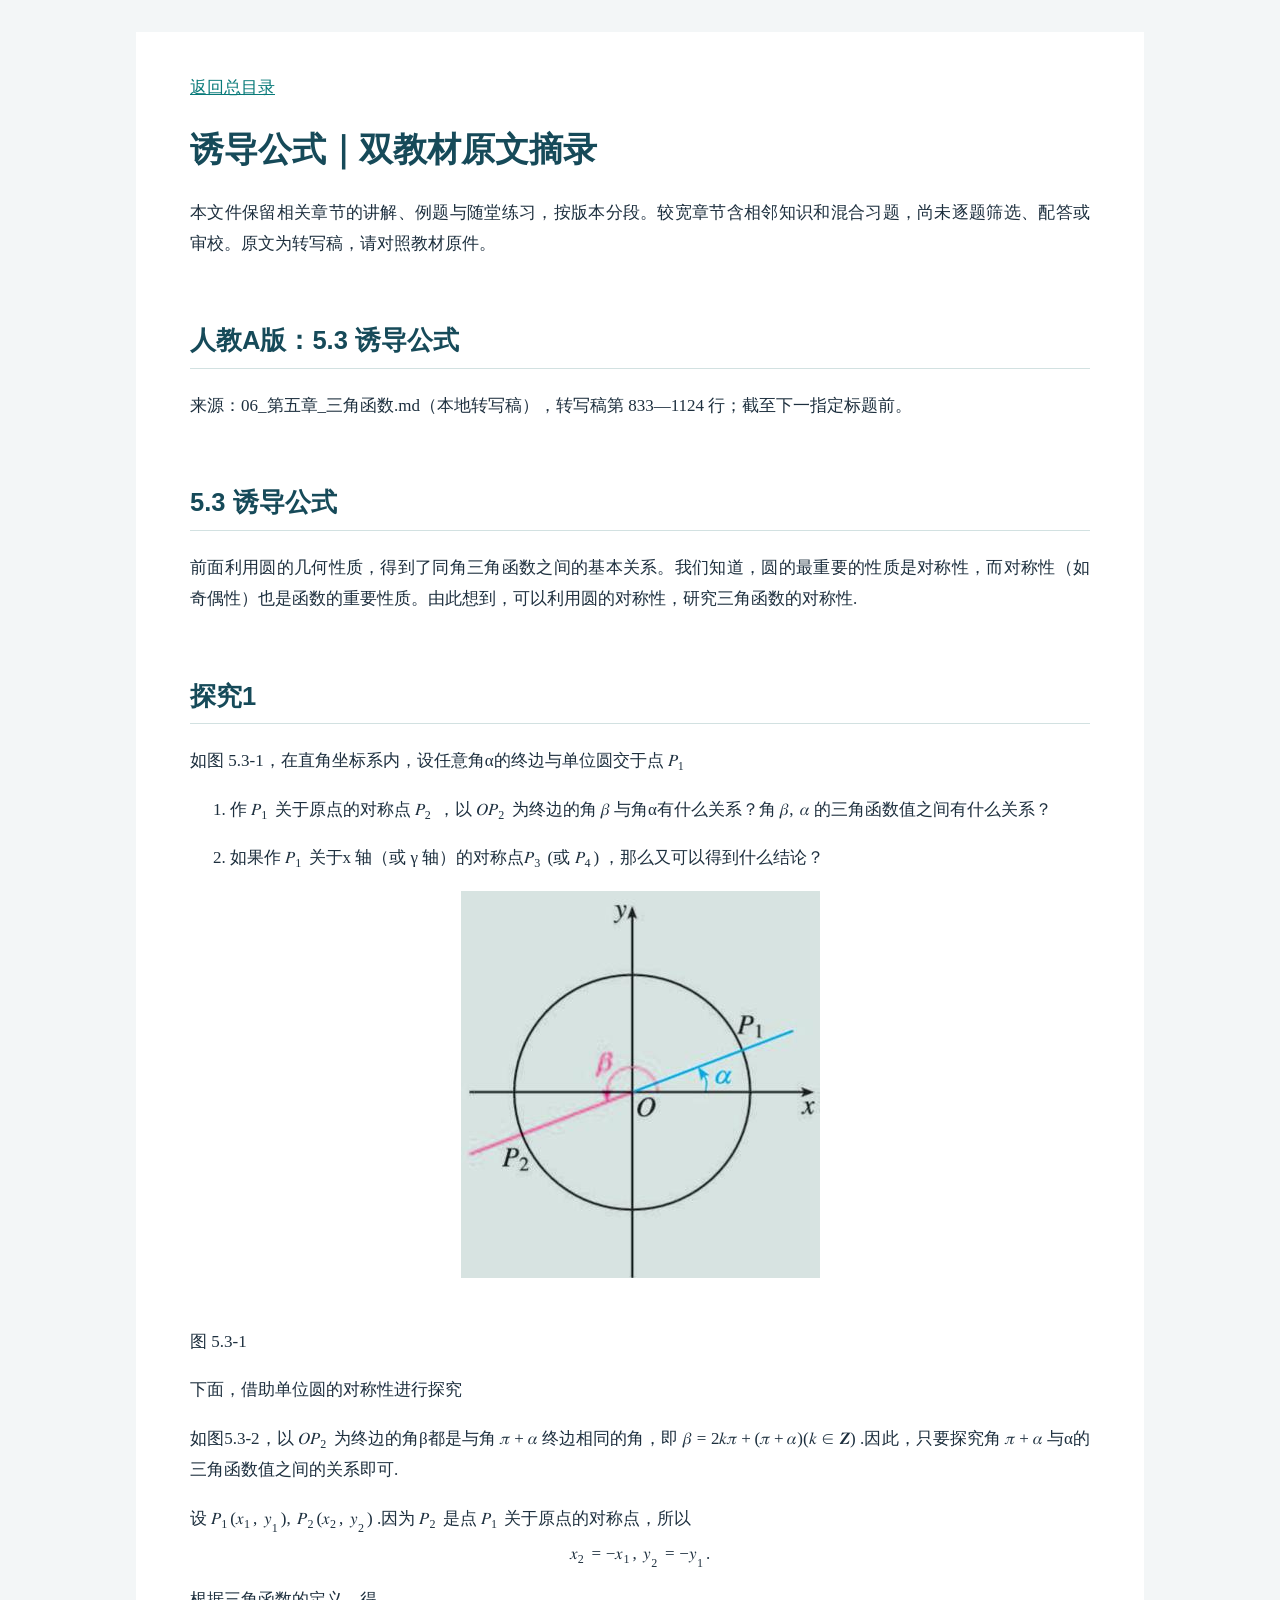
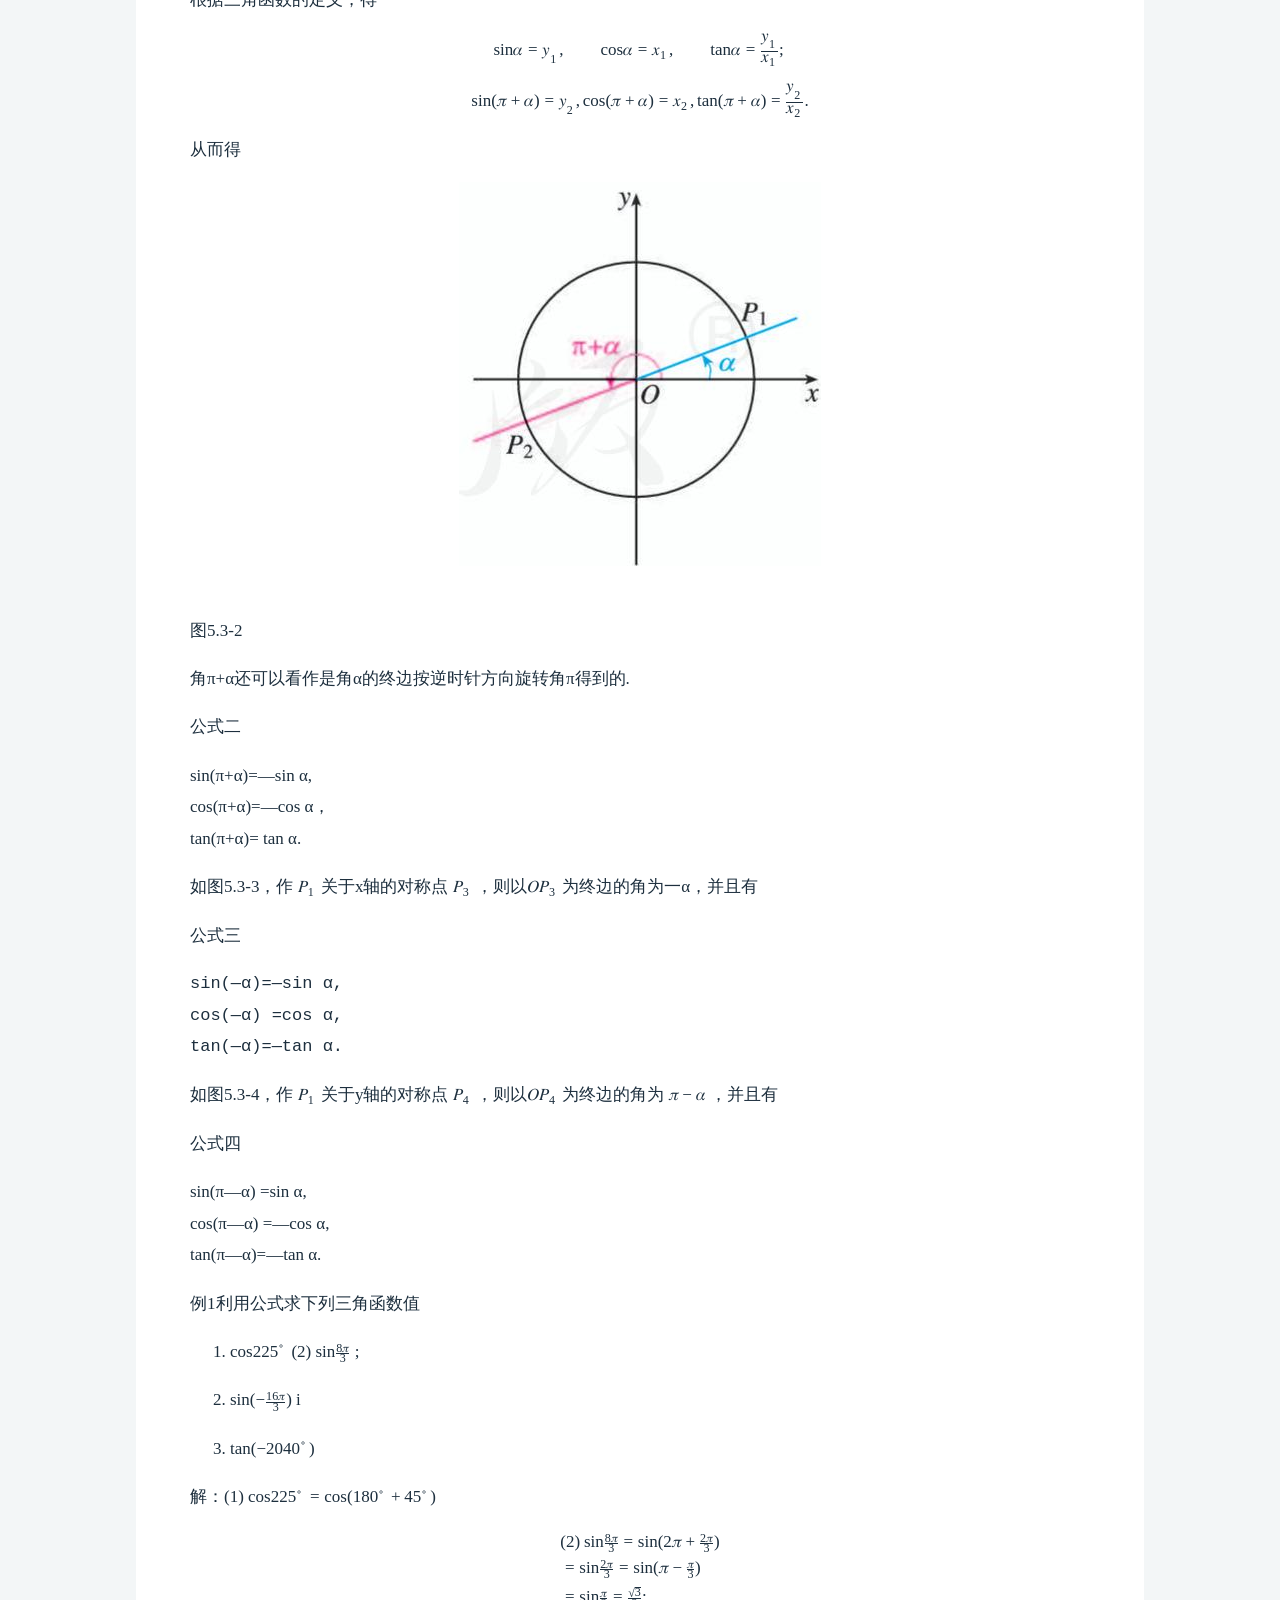
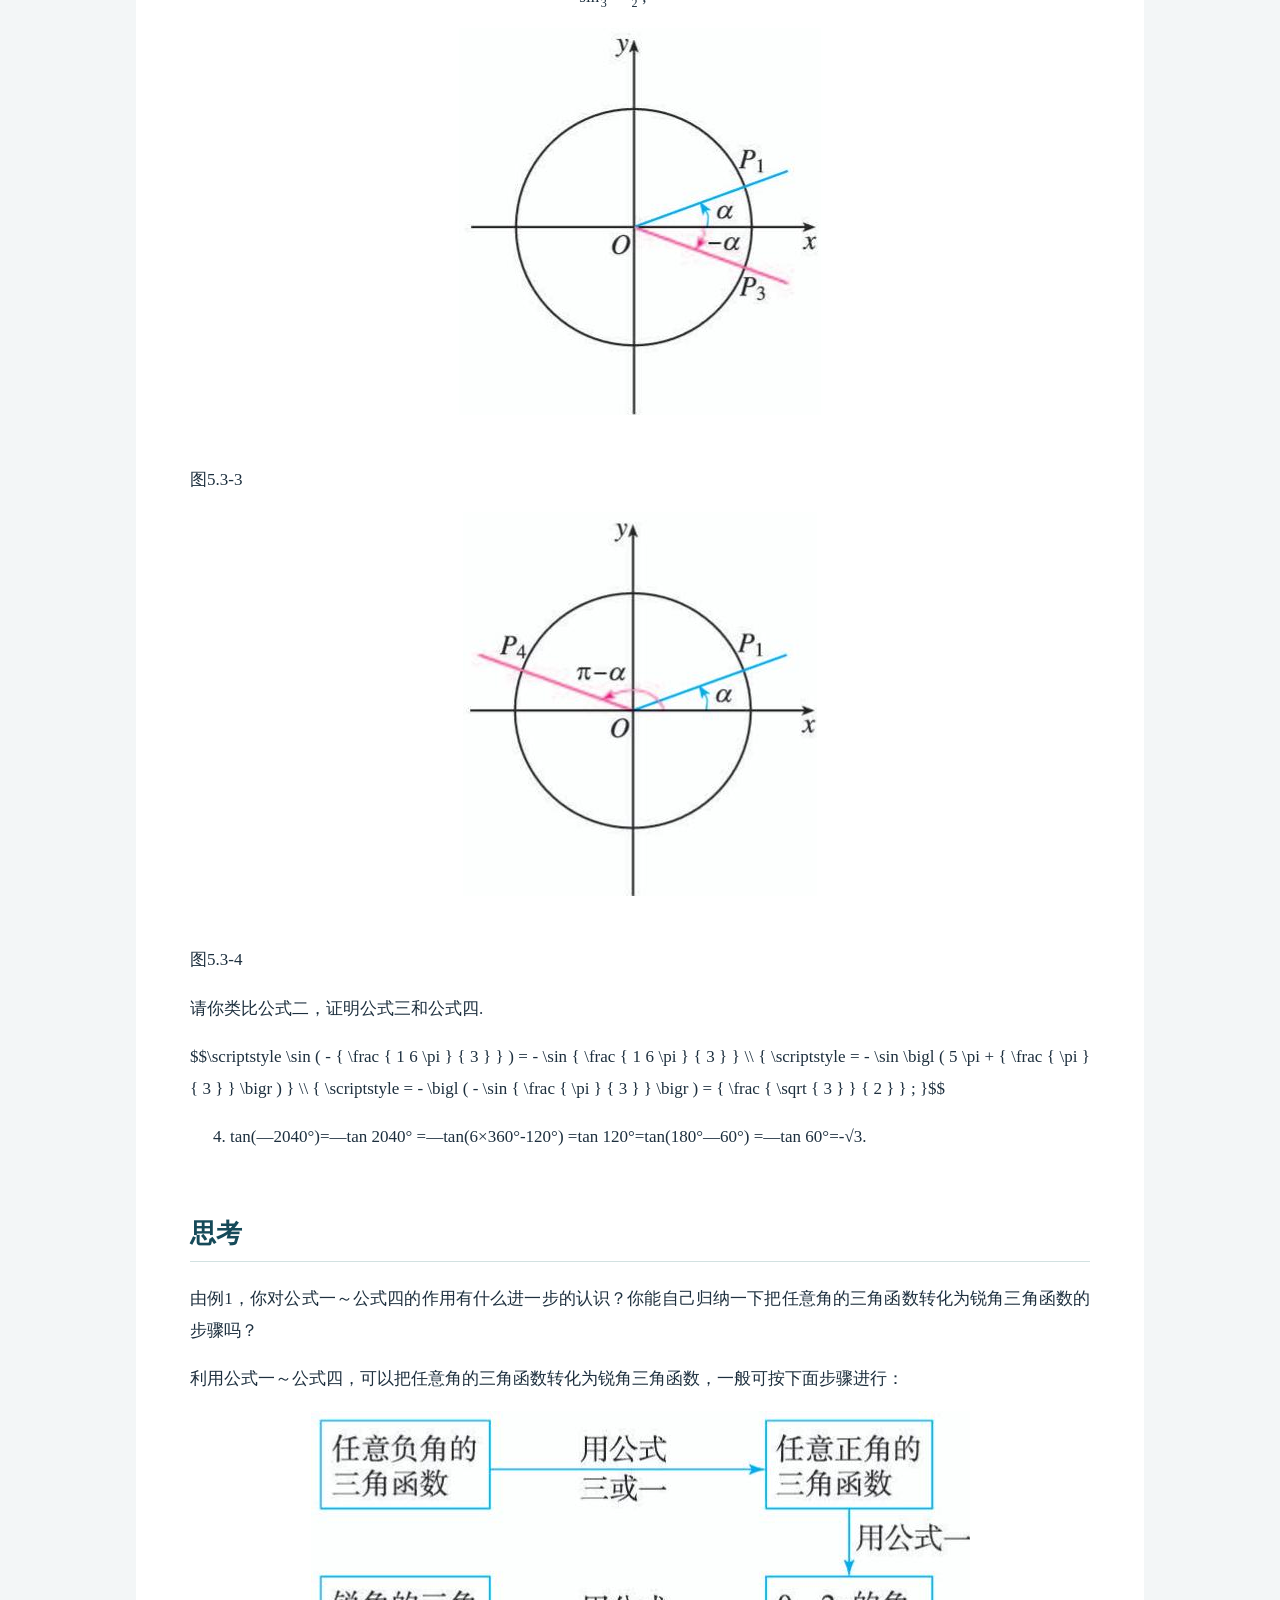
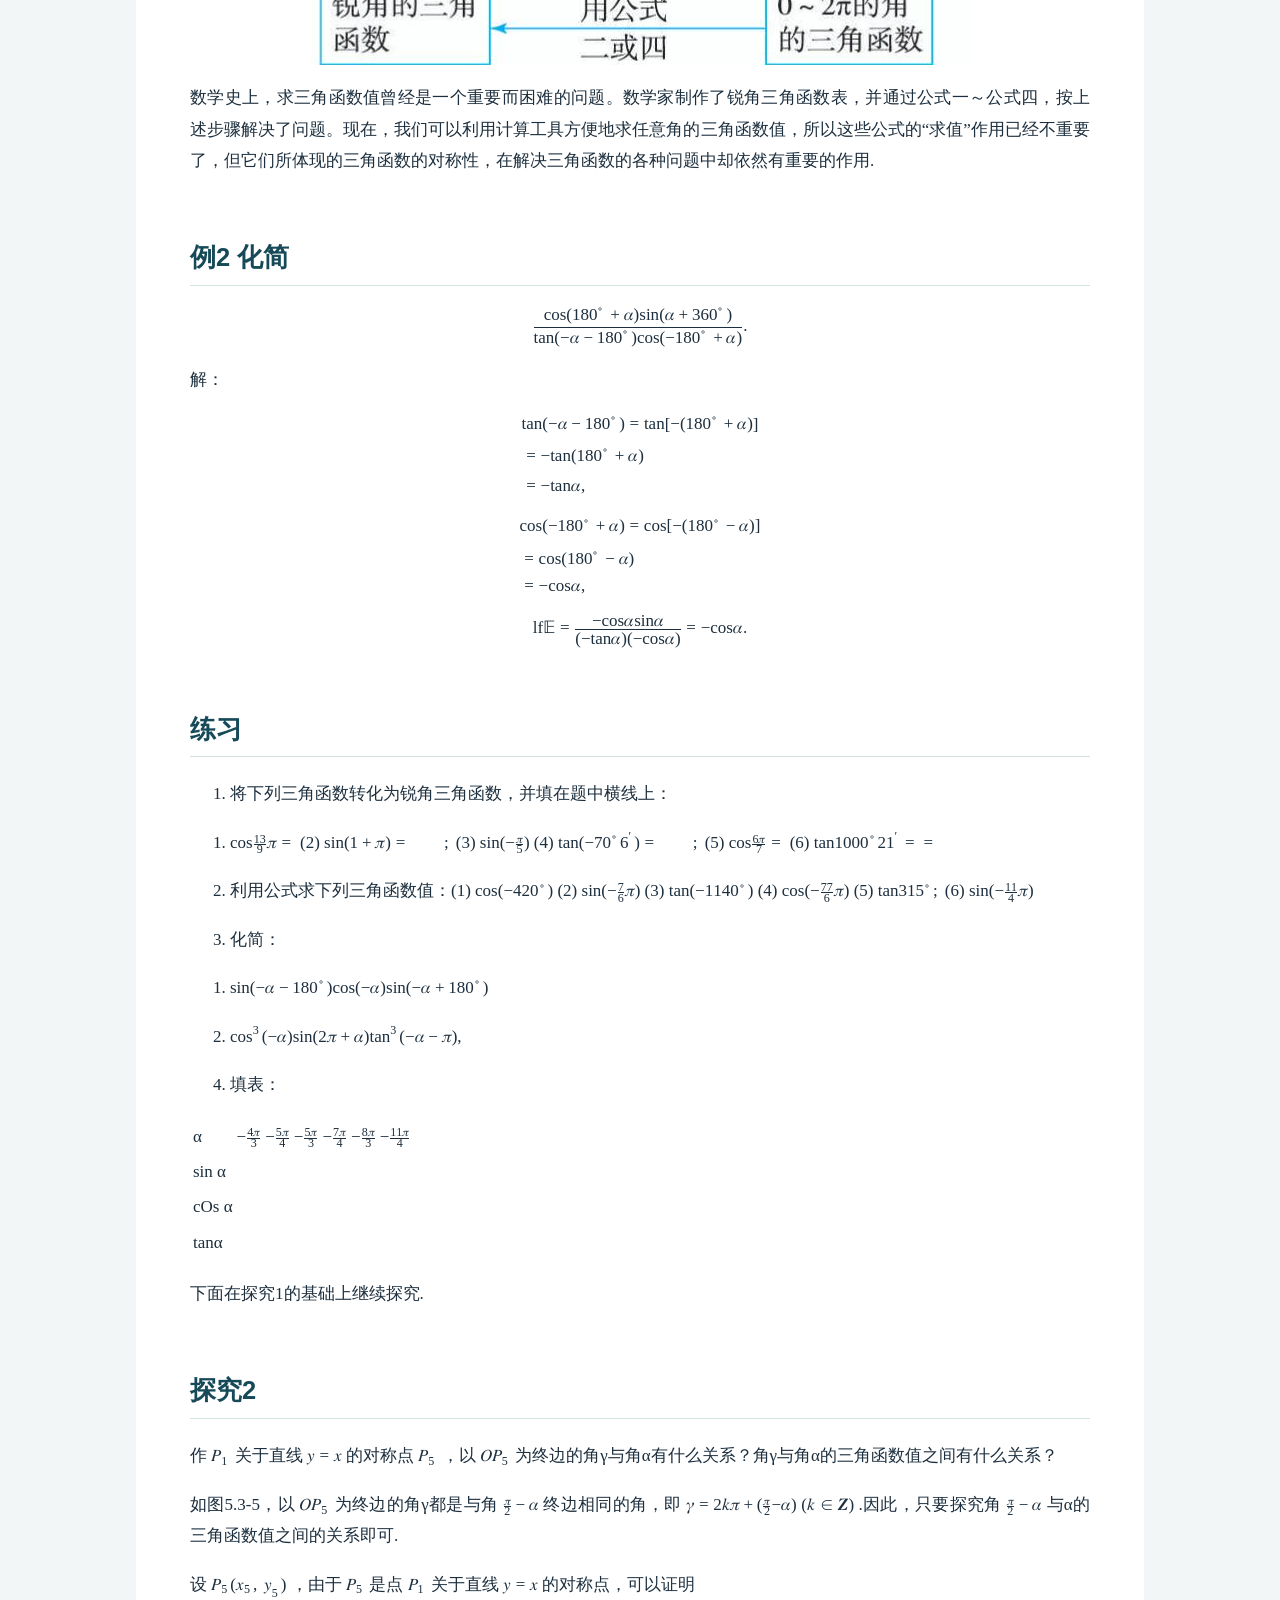
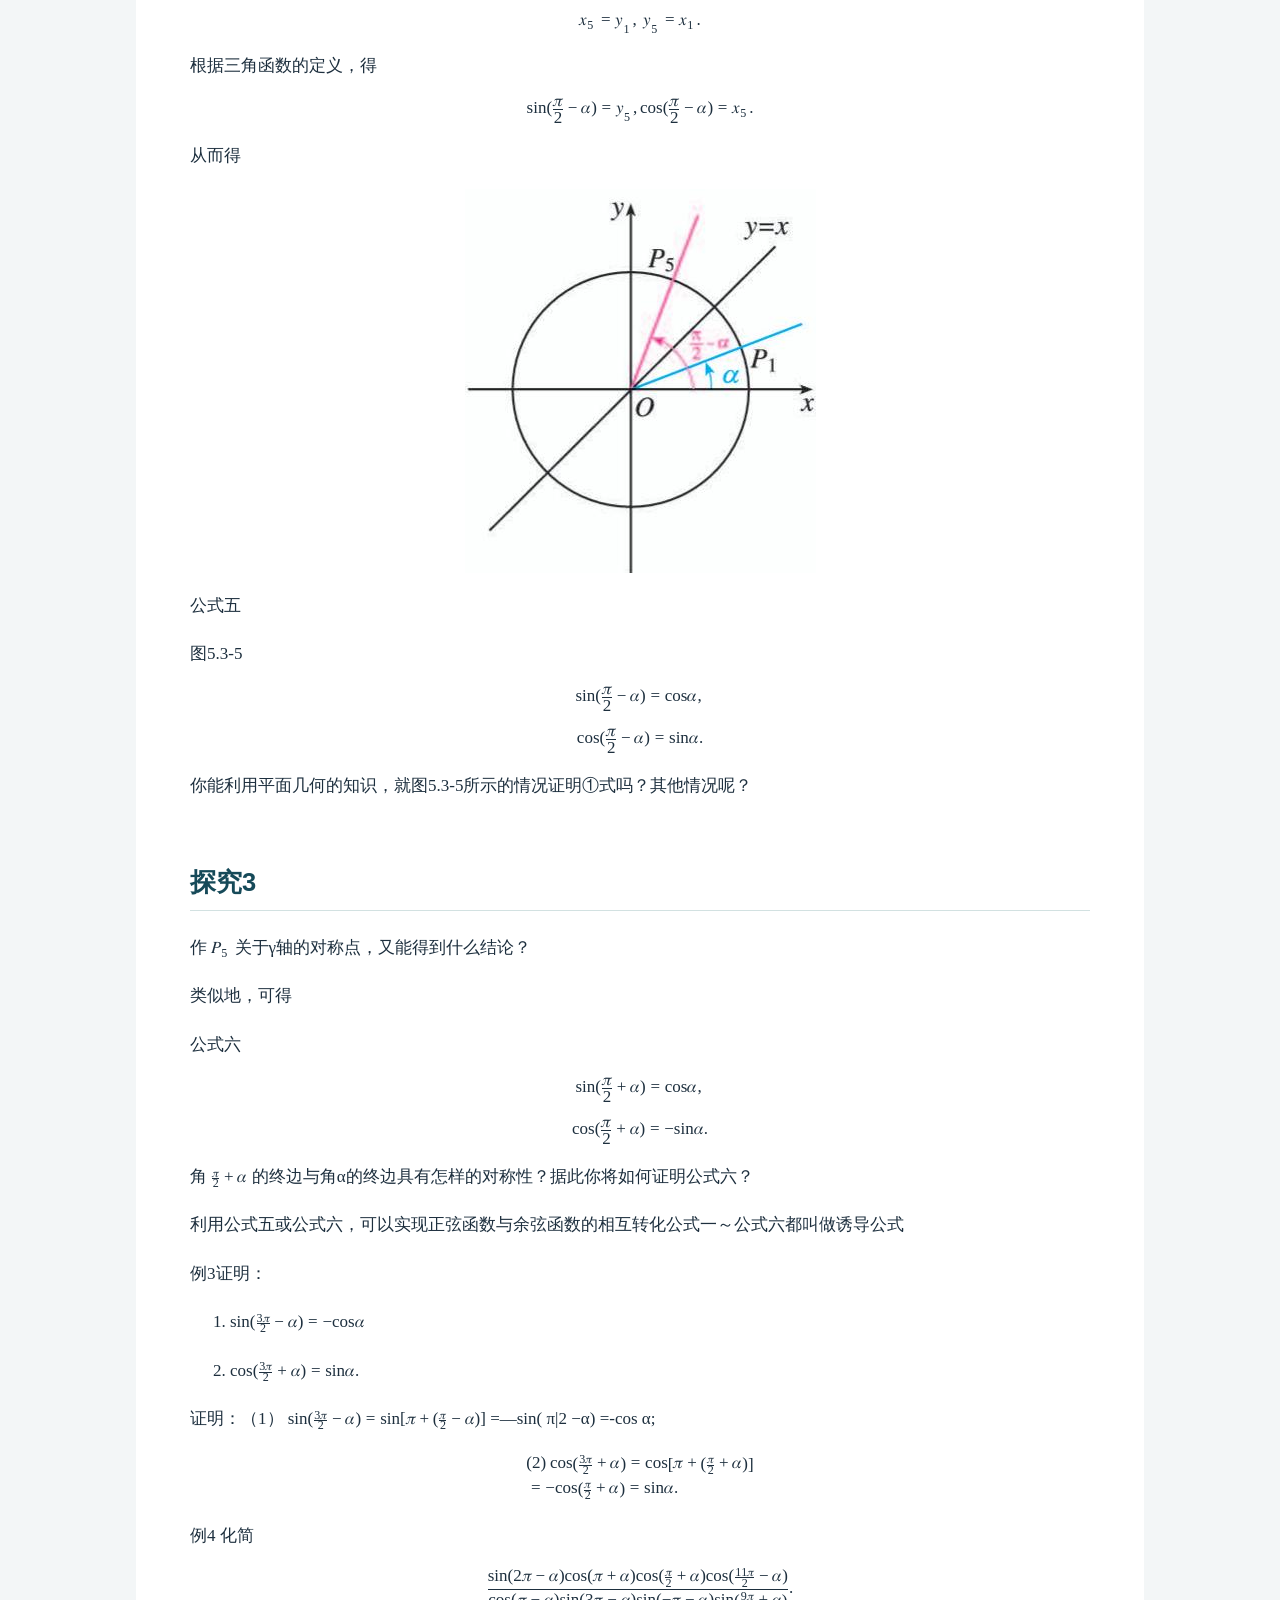
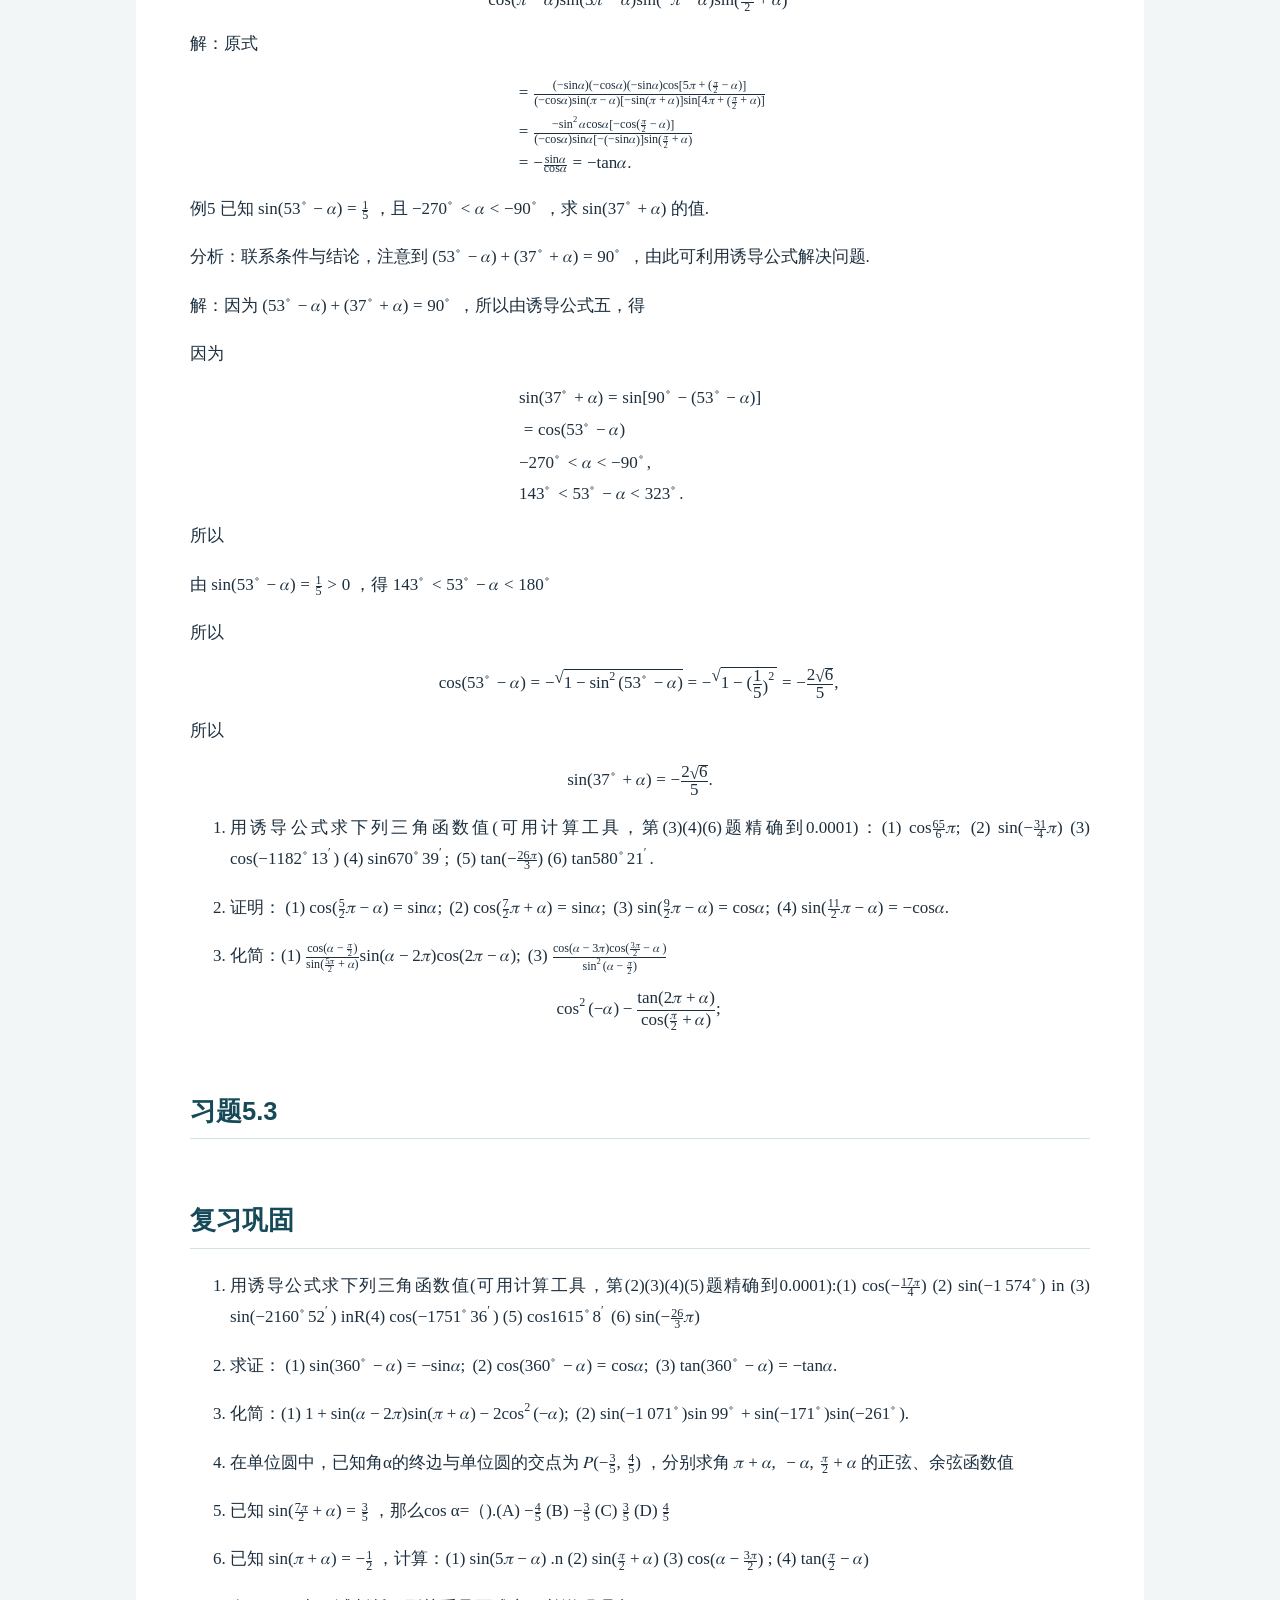
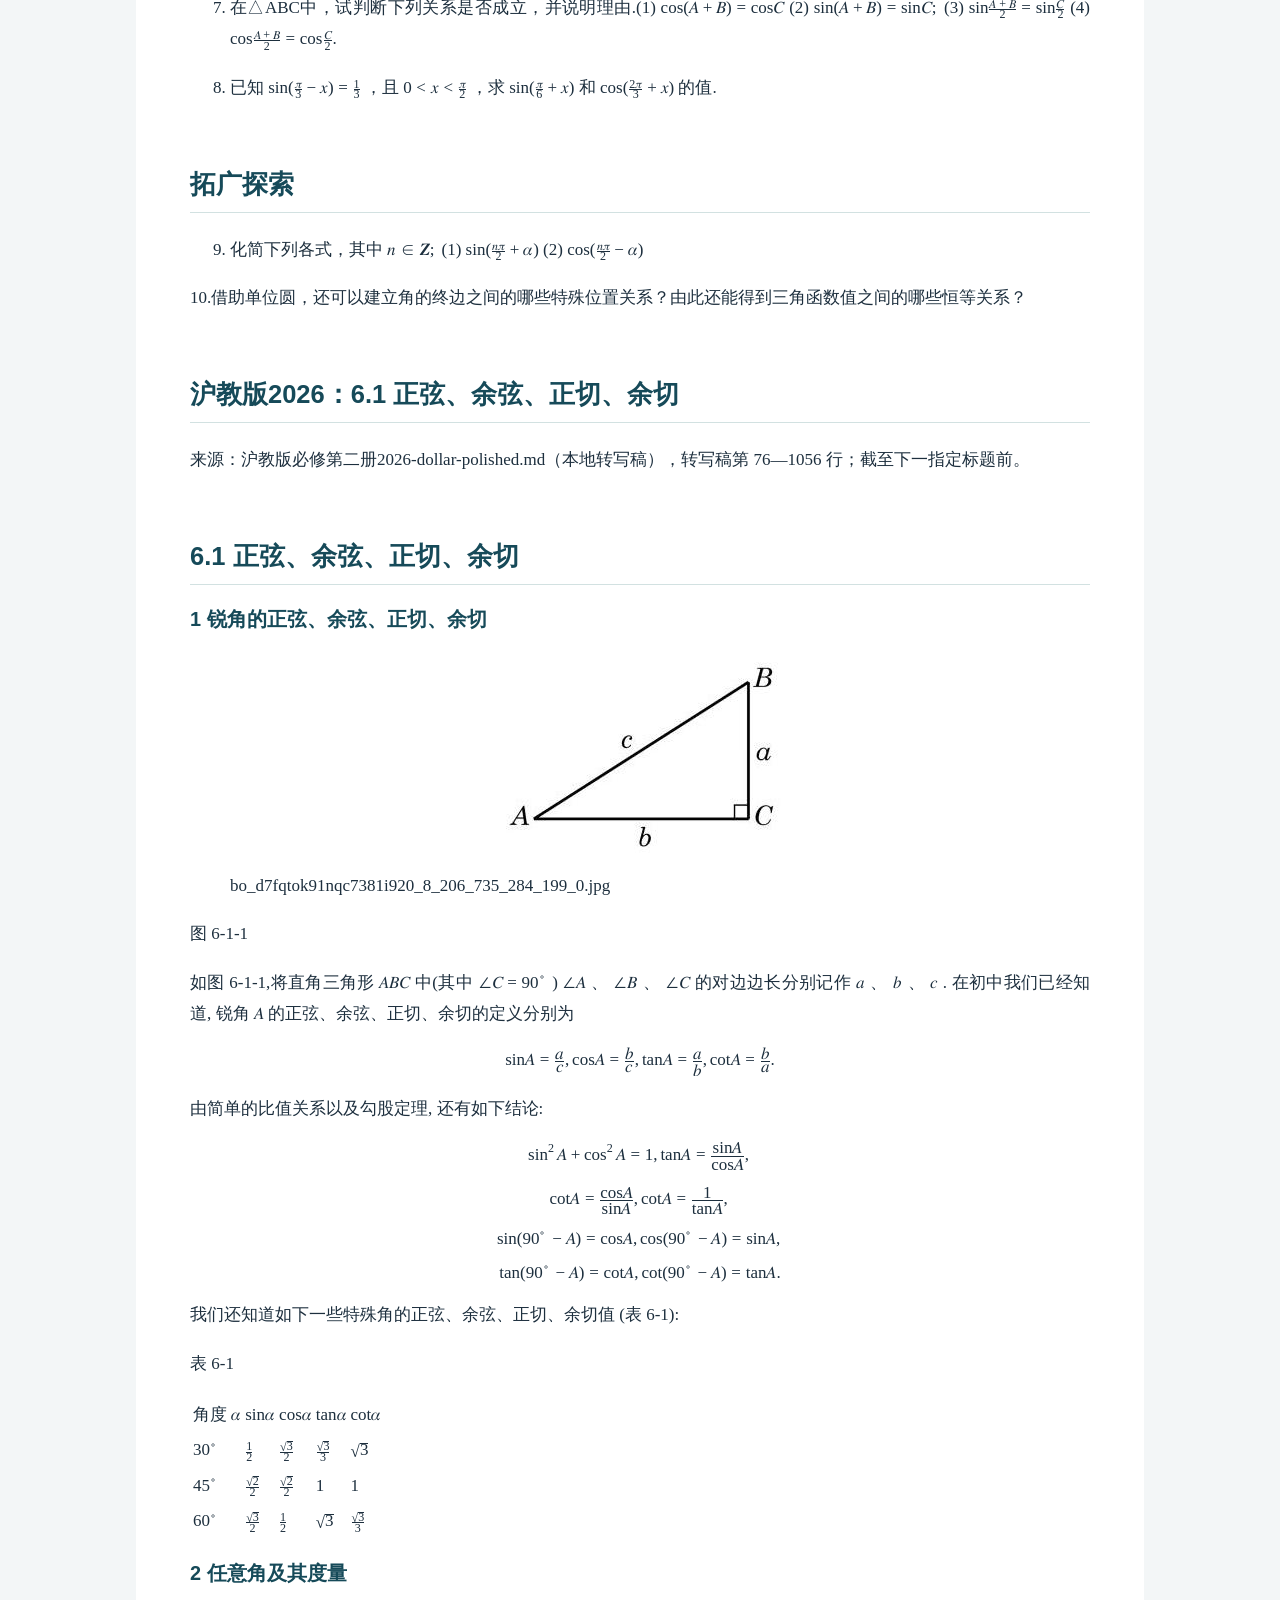
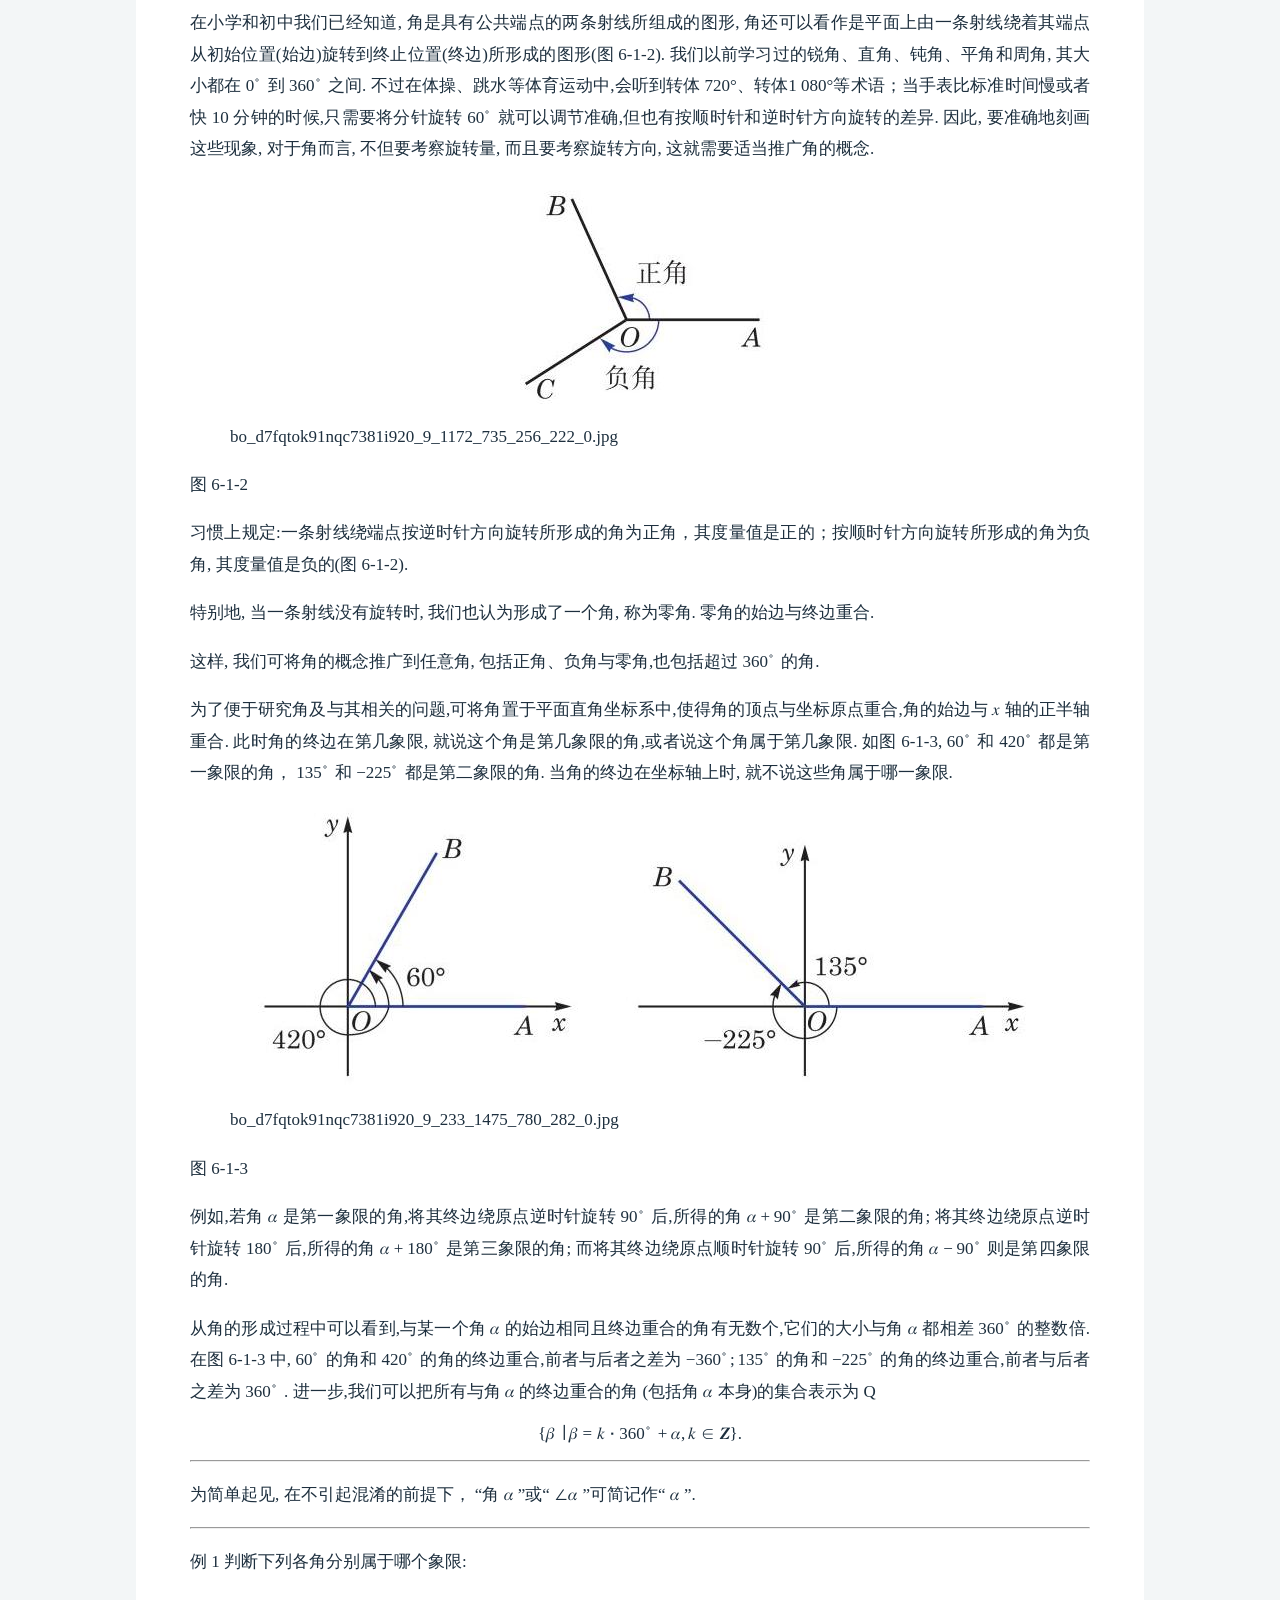
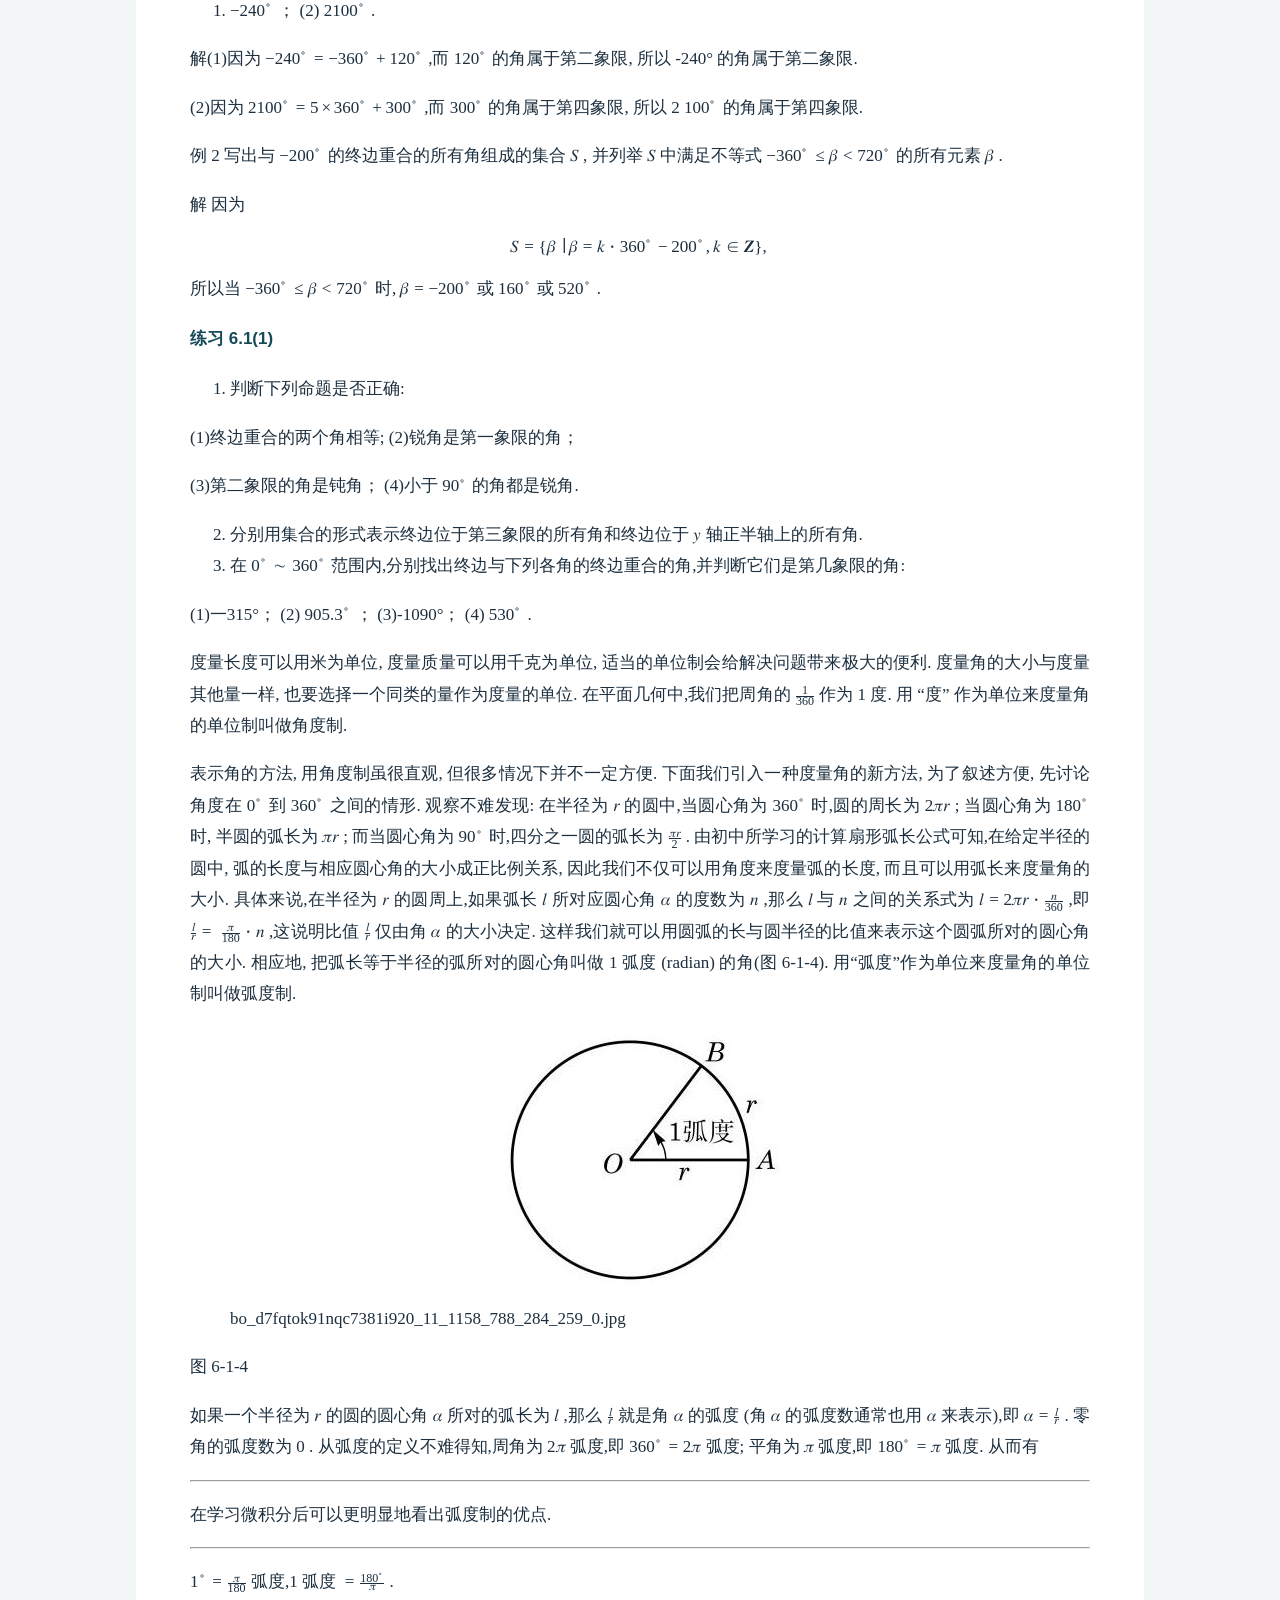
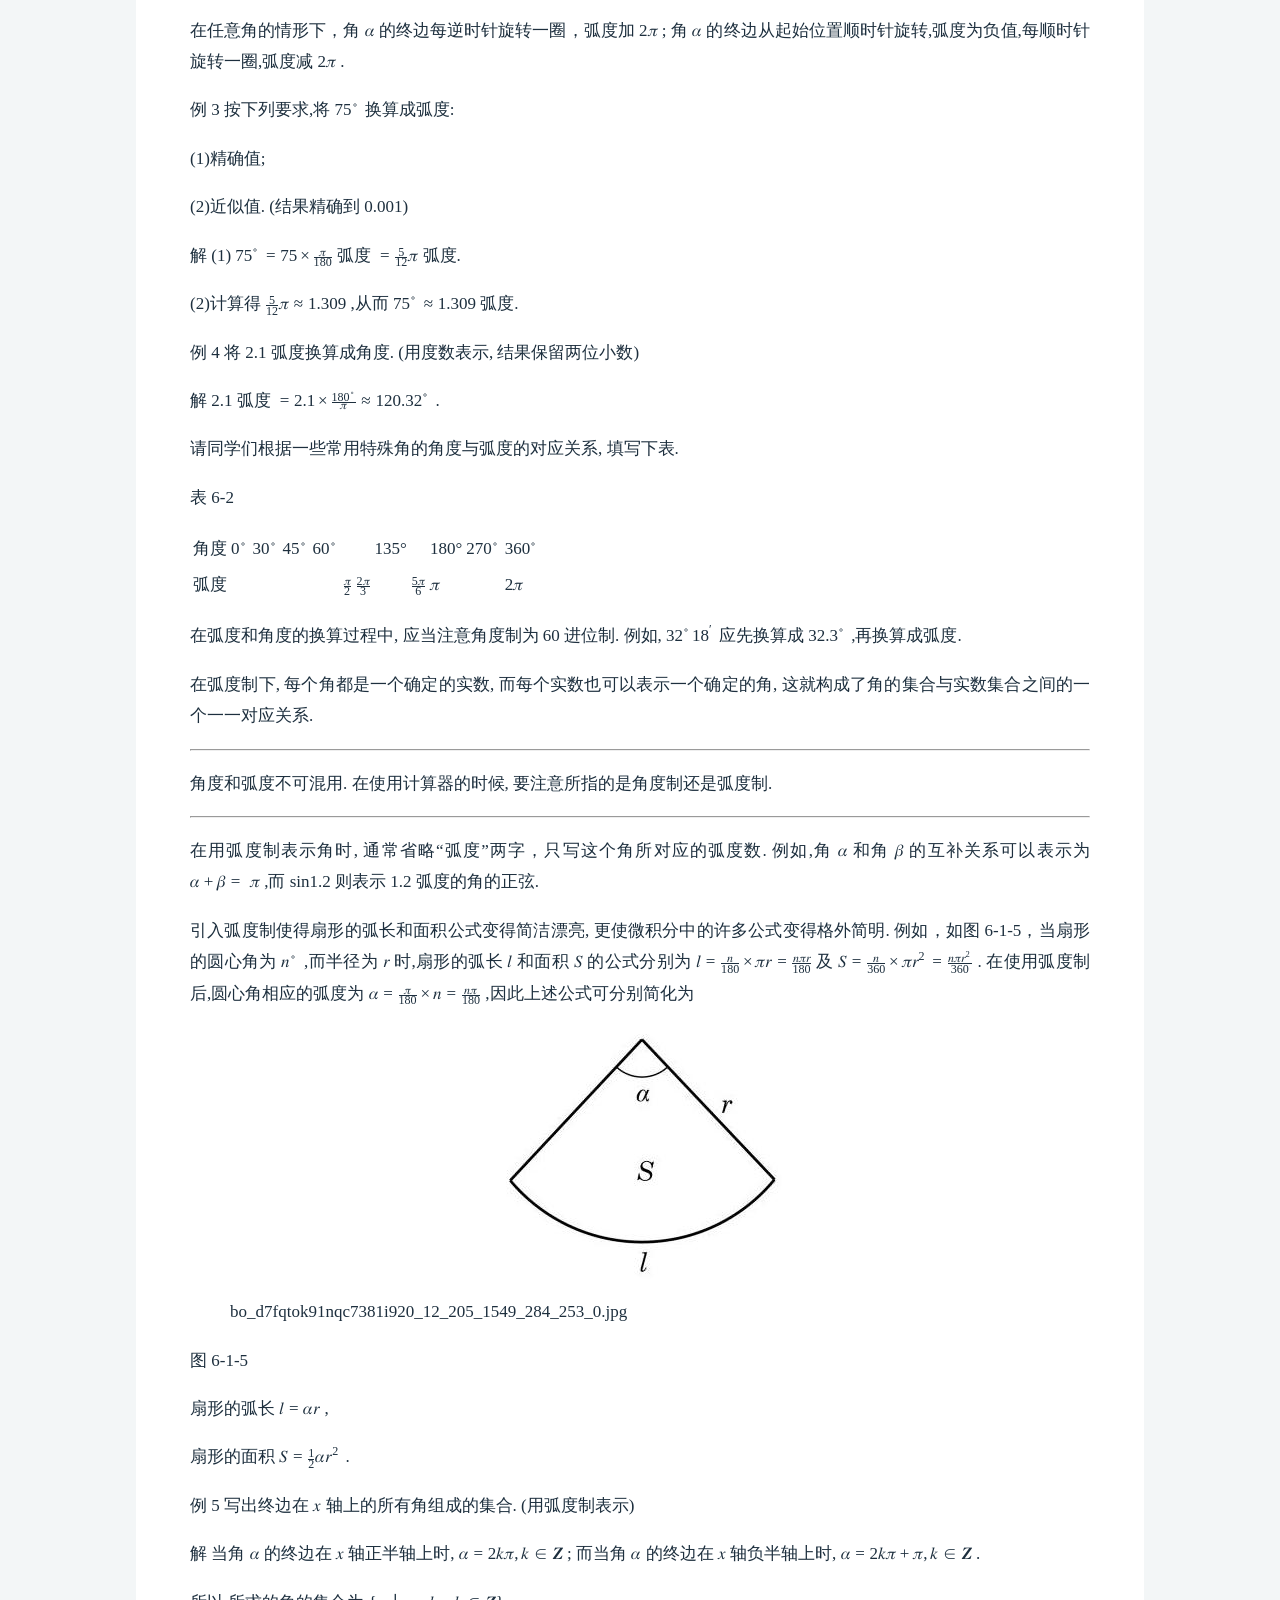
<file: 05-诱导公式/index.html>
<!doctype html><html lang="zh-CN"><head><meta charset="utf-8"><meta name="viewport" content="width=device-width,initial-scale=1"><meta name="author" content="chengbai"><link rel="stylesheet" href="../阅读样式.css"><title>教材专题摘录</title></head><body><main><nav><a href="../index.html">返回总目录</a></nav><h1 id="诱导公式双教材原文摘录">诱导公式｜双教材原文摘录</h1>
<p>本文件保留相关章节的讲解、例题与随堂练习，按版本分段。较宽章节含相邻知识和混合习题，尚未逐题筛选、配答或审校。原文为转写稿，请对照教材原件。</p>
<h2 id="人教a版5.3-诱导公式">人教A版：5.3 诱导公式</h2>
<p>来源：06_第五章_三角函数.md（本地转写稿），转写稿第
833—1124 行；截至下一指定标题前。</p>
<h2 id="诱导公式">5.3 诱导公式</h2>
<p>前面利用圆的几何性质，得到了同角三角函数之间的基本关系。我们知道，圆的最重要的性质是对称性，而对称性（如奇偶性）也是函数的重要性质。由此想到，可以利用圆的对称性，研究三角函数的对称性.</p>
<h2 id="探究1">探究1</h2>
<p>如图 5.3-1，在直角坐标系内，设任意角α的终边与单位圆交于点
<math display="inline" xmlns="http://www.w3.org/1998/Math/MathML"><semantics><msub><mi>P</mi><mn>1</mn></msub><annotation encoding="application/x-tex">P _ { 1 }</annotation></semantics></math></p>
<ol type="1">
<li><p>作
<math display="inline" xmlns="http://www.w3.org/1998/Math/MathML"><semantics><msub><mi>P</mi><mn>1</mn></msub><annotation encoding="application/x-tex">P _ { 1 }</annotation></semantics></math>
关于原点的对称点
<math display="inline" xmlns="http://www.w3.org/1998/Math/MathML"><semantics><msub><mi>P</mi><mn>2</mn></msub><annotation encoding="application/x-tex">P _ { 2 }</annotation></semantics></math>
，以
<math display="inline" xmlns="http://www.w3.org/1998/Math/MathML"><semantics><mrow><mi>O</mi><msub><mi>P</mi><mn>2</mn></msub></mrow><annotation encoding="application/x-tex">O P _ { 2 }</annotation></semantics></math>
为终边的角
<math display="inline" xmlns="http://www.w3.org/1998/Math/MathML"><semantics><mi>β</mi><annotation encoding="application/x-tex">\beta</annotation></semantics></math>
与角α有什么关系？角
<math display="inline" xmlns="http://www.w3.org/1998/Math/MathML"><semantics><mrow><mi>β</mi><mo>,</mo><mspace width="0.222em"></mspace><mi>α</mi></mrow><annotation encoding="application/x-tex">\beta , \ \alpha</annotation></semantics></math>
的三角函数值之间有什么关系？</p></li>
<li><p>如果作
<math display="inline" xmlns="http://www.w3.org/1998/Math/MathML"><semantics><msub><mi>P</mi><mn>1</mn></msub><annotation encoding="application/x-tex">P _ { 1 }</annotation></semantics></math>
关于x 轴（或 γ
轴）的对称点<math display="inline" xmlns="http://www.w3.org/1998/Math/MathML"><semantics><msub><mi>P</mi><mn>3</mn></msub><annotation encoding="application/x-tex">P _ { 3 }</annotation></semantics></math>
(或
<math display="inline" xmlns="http://www.w3.org/1998/Math/MathML"><semantics><mrow><msub><mi>P</mi><mn>4</mn></msub><mo stretchy="false" form="postfix">)</mo></mrow><annotation encoding="application/x-tex">P _ { 4 } )</annotation></semantics></math>
，那么又可以得到什么结论？</p></li>
</ol>
<p><img
src="../assets/7d79efb719a1693a41fc3706545511d66e4d59b502e6e0bb083e9547f2cd5536.jpg" /><br />
图 5.3-1</p>
<p>下面，借助单位圆的对称性进行探究</p>
<p>如图5.3-2，以
<math display="inline" xmlns="http://www.w3.org/1998/Math/MathML"><semantics><mrow><mi>O</mi><msub><mi>P</mi><mn>2</mn></msub></mrow><annotation encoding="application/x-tex">O P _ { 2 }</annotation></semantics></math>
为终边的角β都是与角
<math display="inline" xmlns="http://www.w3.org/1998/Math/MathML"><semantics><mrow><mi>π</mi><mo>+</mo><mi>α</mi></mrow><annotation encoding="application/x-tex">\pi + \alpha</annotation></semantics></math>
终边相同的角，即
<math display="inline" xmlns="http://www.w3.org/1998/Math/MathML"><semantics><mrow><mi>β</mi><mo>=</mo><mn>2</mn><mi>k</mi><mi>π</mi><mo>+</mo><mrow><mo stretchy="true" form="prefix">(</mo><mi>π</mi><mo>+</mo><mi>α</mi><mo stretchy="true" form="postfix">)</mo></mrow><mrow><mo stretchy="true" form="prefix">(</mo><mi>k</mi><mo>∈</mo><mi mathvariant="bold-italic">𝒁</mi><mo stretchy="true" form="postfix">)</mo></mrow></mrow><annotation encoding="application/x-tex">\beta = 2 k \pi + \left( \pi + \alpha \right) \left( k \in \mathbf { Z } \right)</annotation></semantics></math>
.因此，只要探究角
<math display="inline" xmlns="http://www.w3.org/1998/Math/MathML"><semantics><mrow><mi>π</mi><mo>+</mo><mi>α</mi></mrow><annotation encoding="application/x-tex">\pi + \alpha</annotation></semantics></math>
与α的三角函数值之间的关系即可.</p>
<p>设
<math display="inline" xmlns="http://www.w3.org/1998/Math/MathML"><semantics><mrow><msub><mi>P</mi><mn>1</mn></msub><mo stretchy="false" form="prefix">(</mo><msub><mi>x</mi><mn>1</mn></msub><mo>,</mo><mspace width="0.222em"></mspace><msub><mi>y</mi><mn>1</mn></msub><mo stretchy="false" form="postfix">)</mo><mo>,</mo><mspace width="0.222em"></mspace><msub><mi>P</mi><mn>2</mn></msub><mo stretchy="false" form="prefix">(</mo><msub><mi>x</mi><mn>2</mn></msub><mo>,</mo><mspace width="0.222em"></mspace><msub><mi>y</mi><mn>2</mn></msub><mo stretchy="false" form="postfix">)</mo></mrow><annotation encoding="application/x-tex">P _ { 1 } ( x _ { 1 } , \ y _ { 1 } ) , \ P _ { 2 } ( x _ { 2 } , \ y _ { 2 } )</annotation></semantics></math>
.因为
<math display="inline" xmlns="http://www.w3.org/1998/Math/MathML"><semantics><msub><mi>P</mi><mn>2</mn></msub><annotation encoding="application/x-tex">P _ { 2 }</annotation></semantics></math>
是点
<math display="inline" xmlns="http://www.w3.org/1998/Math/MathML"><semantics><msub><mi>P</mi><mn>1</mn></msub><annotation encoding="application/x-tex">P _ { 1 }</annotation></semantics></math>
关于原点的对称点，所以</p>
<p><math display="block" xmlns="http://www.w3.org/1998/Math/MathML"><semantics><mrow><msub><mi>x</mi><mn>2</mn></msub><mo>=</mo><mi>−</mi><msub><mi>x</mi><mn>1</mn></msub><mo>,</mo><mspace width="0.222em"></mspace><msub><mi>y</mi><mn>2</mn></msub><mo>=</mo><mi>−</mi><msub><mi>y</mi><mn>1</mn></msub><mi>.</mi></mrow><annotation encoding="application/x-tex">x _ { 2 } = - x _ { 1 } , \ y _ { 2 } = - y _ { 1 } .</annotation></semantics></math></p>
<p>根据三角函数的定义，得</p>
<p><math display="block" xmlns="http://www.w3.org/1998/Math/MathML"><semantics><mrow><mrow><mi mathvariant="normal">sin</mi><mo>&#8289;</mo></mrow><mi>α</mi><mo>=</mo><msub><mi>y</mi><mn>1</mn></msub><mo>,</mo><mspace width="2.0em"></mspace><mrow><mi mathvariant="normal">cos</mi><mo>&#8289;</mo></mrow><mi>α</mi><mo>=</mo><msub><mi>x</mi><mn>1</mn></msub><mo>,</mo><mspace width="2.0em"></mspace><mrow><mi mathvariant="normal">tan</mi><mo>&#8289;</mo></mrow><mi>α</mi><mo>=</mo><mfrac><msub><mi>y</mi><mn>1</mn></msub><msub><mi>x</mi><mn>1</mn></msub></mfrac><mo>;</mo></mrow><annotation encoding="application/x-tex">\sin \alpha { = } y _ { 1 } , \qquad \cos \alpha { = } x _ { 1 } , \qquad \tan \alpha { = } \frac { y _ { 1 } } { x _ { 1 } } ;</annotation></semantics></math></p>
<p><math display="block" xmlns="http://www.w3.org/1998/Math/MathML"><semantics><mrow><mrow><mi mathvariant="normal">sin</mi><mo>&#8289;</mo></mrow><mo stretchy="false" form="prefix">(</mo><mi>π</mi><mo>+</mo><mi>α</mi><mo stretchy="false" form="postfix">)</mo><mo>=</mo><msub><mi>y</mi><mn>2</mn></msub><mo>,</mo><mrow><mi mathvariant="normal">cos</mi><mo>&#8289;</mo></mrow><mo stretchy="false" form="prefix">(</mo><mi>π</mi><mo>+</mo><mi>α</mi><mo stretchy="false" form="postfix">)</mo><mo>=</mo><msub><mi>x</mi><mn>2</mn></msub><mo>,</mo><mrow><mi mathvariant="normal">tan</mi><mo>&#8289;</mo></mrow><mo stretchy="false" form="prefix">(</mo><mi>π</mi><mo>+</mo><mi>α</mi><mo stretchy="false" form="postfix">)</mo><mo>=</mo><mfrac><msub><mi>y</mi><mn>2</mn></msub><msub><mi>x</mi><mn>2</mn></msub></mfrac><mi>.</mi></mrow><annotation encoding="application/x-tex">\sin ( \pi + \alpha ) = y _ { 2 } , \cos ( \pi + \alpha ) = x _ { 2 } , \tan ( \pi + \alpha ) = { \frac { y _ { 2 } } { x _ { 2 } } } .</annotation></semantics></math></p>
<p>从而得</p>
<p><img
src="../assets/9f34191855457f0ad18876d3caea916e49cf99c8a9fbe0f62300e40ed4b6ac5b.jpg" /><br />
图5.3-2</p>
<p>角π+α还可以看作是角α的终边按逆时针方向旋转角π得到的.</p>
<p>公式二</p>
<p>sin(π+α)=—sin α,<br />
cos(π+α)=—cos α，<br />
tan(π+α)= tan α.</p>
<p>如图5.3-3，作
<math display="inline" xmlns="http://www.w3.org/1998/Math/MathML"><semantics><msub><mi>P</mi><mn>1</mn></msub><annotation encoding="application/x-tex">P _ { 1 }</annotation></semantics></math>
关于x轴的对称点
<math display="inline" xmlns="http://www.w3.org/1998/Math/MathML"><semantics><msub><mi>P</mi><mn>3</mn></msub><annotation encoding="application/x-tex">P _ { 3 }</annotation></semantics></math>
，则以<math display="inline" xmlns="http://www.w3.org/1998/Math/MathML"><semantics><mrow><mi>O</mi><msub><mi>P</mi><mn>3</mn></msub></mrow><annotation encoding="application/x-tex">O P _ { 3 }</annotation></semantics></math>
为终边的角为一α，并且有</p>
<p>公式三</p>
<div class="sourceCode" id="cb1"><pre
class="sourceCode prolog"><code class="sourceCode prolog"><span id="cb1-1"><a href="#cb1-1" aria-hidden="true" tabindex="-1"></a>sin(<span class="er">—α</span>)<span class="kw">=</span><span class="er">—</span>sin <span class="er">α</span><span class="kw">,</span></span>
<span id="cb1-2"><a href="#cb1-2" aria-hidden="true" tabindex="-1"></a>cos(<span class="er">—α</span>) <span class="kw">=</span>cos <span class="er">α</span><span class="kw">,</span></span>
<span id="cb1-3"><a href="#cb1-3" aria-hidden="true" tabindex="-1"></a>tan(<span class="er">—α</span>)<span class="kw">=</span><span class="er">—</span>tan <span class="er">α</span><span class="kw">.</span></span></code></pre></div>
<p>如图5.3-4，作
<math display="inline" xmlns="http://www.w3.org/1998/Math/MathML"><semantics><msub><mi>P</mi><mn>1</mn></msub><annotation encoding="application/x-tex">P _ { 1 }</annotation></semantics></math>
关于y轴的对称点
<math display="inline" xmlns="http://www.w3.org/1998/Math/MathML"><semantics><msub><mi>P</mi><mn>4</mn></msub><annotation encoding="application/x-tex">P _ { 4 }</annotation></semantics></math>
，则以<math display="inline" xmlns="http://www.w3.org/1998/Math/MathML"><semantics><mrow><mi>O</mi><msub><mi>P</mi><mn>4</mn></msub></mrow><annotation encoding="application/x-tex">O P _ { 4 }</annotation></semantics></math>
为终边的角为
<math display="inline" xmlns="http://www.w3.org/1998/Math/MathML"><semantics><mrow><mi>π</mi><mo>−</mo><mi>α</mi></mrow><annotation encoding="application/x-tex">\pi - \alpha</annotation></semantics></math>
，并且有</p>
<p>公式四</p>
<p>sin(π—α) =sin α,<br />
cos(π—α) =—cos α,<br />
tan(π—α)=—tan α.</p>
<p><span id="candidate-65"></span></p>
<p>例1利用公式求下列三角函数值</p>
<ol type="1">
<li><p><math display="inline" xmlns="http://www.w3.org/1998/Math/MathML"><semantics><mrow><mrow><mi mathvariant="normal">cos</mi><mo>&#8289;</mo></mrow><mn>2</mn><mn>2</mn><msup><mn>5</mn><mo>∘</mo></msup></mrow><annotation encoding="application/x-tex">\cos 2 2 5 ^ { \circ }</annotation></semantics></math>
(2)
<math display="inline" xmlns="http://www.w3.org/1998/Math/MathML"><semantics><mrow><mrow><mi mathvariant="normal">sin</mi><mo>&#8289;</mo></mrow><mfrac><mrow><mn>8</mn><mi>π</mi></mrow><mn>3</mn></mfrac></mrow><annotation encoding="application/x-tex">\sin { \frac { 8 \pi } { 3 } }</annotation></semantics></math>
;</p></li>
<li><p><math display="inline" xmlns="http://www.w3.org/1998/Math/MathML"><semantics><mrow><mrow><mi mathvariant="normal">sin</mi><mo>&#8289;</mo></mrow><mo stretchy="false" form="prefix">(</mo><mi>−</mi><mfrac><mrow><mn>1</mn><mn>6</mn><mi>π</mi></mrow><mn>3</mn></mfrac><mo stretchy="false" form="postfix">)</mo></mrow><annotation encoding="application/x-tex">\sin ( - \frac { 1 6 \pi } { 3 } )</annotation></semantics></math>
i</p></li>
<li><p><math display="inline" xmlns="http://www.w3.org/1998/Math/MathML"><semantics><mrow><mrow><mi mathvariant="normal">tan</mi><mo>&#8289;</mo></mrow><mo stretchy="false" form="prefix">(</mo><mi>−</mi><mn>2</mn><mn>0</mn><mn>4</mn><msup><mn>0</mn><mo>∘</mo></msup><mo stretchy="false" form="postfix">)</mo></mrow><annotation encoding="application/x-tex">\tan ( - 2 0 4 0 ^ { \circ } )</annotation></semantics></math></p></li>
</ol>
<p>解：(1)
<math display="inline" xmlns="http://www.w3.org/1998/Math/MathML"><semantics><mrow><mrow><mi mathvariant="normal">cos</mi><mo>&#8289;</mo></mrow><mn>2</mn><mn>2</mn><msup><mn>5</mn><mo>∘</mo></msup><mo>=</mo><mrow><mi mathvariant="normal">cos</mi><mo>&#8289;</mo></mrow><mo stretchy="false" form="prefix">(</mo><mn>1</mn><mn>8</mn><msup><mn>0</mn><mo>∘</mo></msup><mo>+</mo><mn>4</mn><msup><mn>5</mn><mo>∘</mo></msup><mo stretchy="false" form="postfix">)</mo></mrow><annotation encoding="application/x-tex">\cos 2 2 5 ^ { \circ } = \cos ( 1 8 0 ^ { \circ } + 4 5 ^ { \circ } )</annotation></semantics></math></p>
<p><math display="block" xmlns="http://www.w3.org/1998/Math/MathML"><semantics><mtable><mtr><mtd columnalign="center" style="text-align: center"><mo stretchy="false" form="prefix">(</mo><mn>2</mn><mo stretchy="false" form="postfix">)</mo><mspace width="0.222em"></mspace><mrow><mi mathvariant="normal">sin</mi><mo>&#8289;</mo></mrow><mfrac><mrow><mn>8</mn><mi>π</mi></mrow><mn>3</mn></mfrac><mo>=</mo><mrow><mi mathvariant="normal">sin</mi><mo>&#8289;</mo></mrow><mo minsize="120%" maxsize="120%" stretchy="true" form="prefix">(</mo><mn>2</mn><mi>π</mi><mo>+</mo><mfrac><mrow><mn>2</mn><mi>π</mi></mrow><mn>3</mn></mfrac><mo minsize="120%" maxsize="120%" stretchy="true" form="postfix">)</mo></mtd></mtr><mtr><mtd columnalign="center" style="text-align: center"><mo>=</mo><mrow><mi mathvariant="normal">sin</mi><mo>&#8289;</mo></mrow><mfrac><mrow><mn>2</mn><mi>π</mi></mrow><mn>3</mn></mfrac><mo>=</mo><mrow><mi mathvariant="normal">sin</mi><mo>&#8289;</mo></mrow><mo minsize="120%" maxsize="120%" stretchy="true" form="prefix">(</mo><mi>π</mi><mo>−</mo><mfrac><mi>π</mi><mn>3</mn></mfrac><mo minsize="120%" maxsize="120%" stretchy="true" form="postfix">)</mo></mtd></mtr><mtr><mtd columnalign="center" style="text-align: center"><mo>=</mo><mrow><mi mathvariant="normal">sin</mi><mo>&#8289;</mo></mrow><mfrac><mi>π</mi><mn>3</mn></mfrac><mo>=</mo><mfrac><msqrt><mn>3</mn></msqrt><mn>2</mn></mfrac><mo>;</mo></mtd></mtr></mtable><annotation encoding="application/x-tex">\begin{array} { c } { { ( 2 ) \ \sin \displaystyle \frac { 8 \pi } { 3 } { = } \sin \bigl ( 2 \pi { + } \displaystyle \frac { 2 \pi } { 3 } \bigr ) } } \\ { { = \sin \displaystyle \frac { 2 \pi } { 3 } { = } \sin \bigl ( \pi { - } \displaystyle \frac { \pi } { 3 } \bigr ) } } \\ { { = \sin \displaystyle \frac { \pi } { 3 } { = } \displaystyle \frac { \sqrt { 3 } } { 2 } ; } } \end{array}</annotation></semantics></math></p>
<p><img
src="../assets/b138c4a6ee70ddb734ee71736a813587196547112aceb5445d227fc0acfaa272.jpg" /><br />
图5.3-3</p>
<p><img
src="../assets/80351ebcdfa4dd4c7f0c0ad62a62cffd338aa817c08aa695ef99d20be0ca0192.jpg" /><br />
图5.3-4</p>
<p>请你类比公式二，证明公式三和公式四.</p>
<p><span class="math display">$$\scriptstyle \sin ( - { \frac { 1 6 \pi
} { 3 } } ) = - \sin { \frac { 1 6 \pi } { 3 } }  \\ { \scriptstyle = -
\sin \bigl ( 5 \pi + { \frac { \pi } { 3 } } \bigr ) } \\ { \scriptstyle
= - \bigl ( - \sin { \frac { \pi } { 3 } } \bigr ) = { \frac { \sqrt { 3
} } { 2 } } ; }$$</span></p>
<ol start="4" type="1">
<li>tan(—2040°)=—tan 2040° =—tan(6×360°-120°) =tan 120°=tan(180°—60°)
=—tan 60°=-√3.</li>
</ol>
<h2 id="思考">思考</h2>
<p>由例1，你对公式一～公式四的作用有什么进一步的认识？你能自己归纳一下把任意角的三角函数转化为锐角三角函数的步骤吗？</p>
<p>利用公式一～公式四，可以把任意角的三角函数转化为锐角三角函数，一般可按下面步骤进行：</p>
<p><img
src="../assets/0aebf415b8c31ae0db377c915d6661c74f960bd9410b5889900a88e261474287.jpg" /></p>
<p>数学史上，求三角函数值曾经是一个重要而困难的问题。数学家制作了锐角三角函数表，并通过公式一～公式四，按上述步骤解决了问题。现在，我们可以利用计算工具方便地求任意角的三角函数值，所以这些公式的“求值”作用已经不重要了，但它们所体现的三角函数的对称性，在解决三角函数的各种问题中却依然有重要的作用.</p>
<h2 id="例2-化简">例2 化简</h2>
<p><math display="block" xmlns="http://www.w3.org/1998/Math/MathML"><semantics><mrow><mfrac><mrow><mrow><mi mathvariant="normal">cos</mi><mo>&#8289;</mo></mrow><mo stretchy="false" form="prefix">(</mo><mn>1</mn><mn>8</mn><msup><mn>0</mn><mo>∘</mo></msup><mo>+</mo><mi>α</mi><mo stretchy="false" form="postfix">)</mo><mrow><mi mathvariant="normal">sin</mi><mo>&#8289;</mo></mrow><mo stretchy="false" form="prefix">(</mo><mi>α</mi><mo>+</mo><mn>3</mn><mn>6</mn><msup><mn>0</mn><mo>∘</mo></msup><mo stretchy="false" form="postfix">)</mo></mrow><mrow><mrow><mi mathvariant="normal">tan</mi><mo>&#8289;</mo></mrow><mo stretchy="false" form="prefix">(</mo><mi>−</mi><mi>α</mi><mo>−</mo><mn>1</mn><mn>8</mn><msup><mn>0</mn><mo>∘</mo></msup><mo stretchy="false" form="postfix">)</mo><mrow><mi mathvariant="normal">cos</mi><mo>&#8289;</mo></mrow><mo stretchy="false" form="prefix">(</mo><mi>−</mi><mn>1</mn><mn>8</mn><msup><mn>0</mn><mo>∘</mo></msup><mo>+</mo><mi>α</mi><mo stretchy="false" form="postfix">)</mo></mrow></mfrac><mi>.</mi></mrow><annotation encoding="application/x-tex">\frac { \cos ( 1 8 0 ^ { \circ } + \alpha ) \sin ( \alpha + 3 6 0 ^ { \circ } ) } { \tan ( - \alpha - 1 8 0 ^ { \circ } ) \cos ( - 1 8 0 ^ { \circ } + \alpha ) } .</annotation></semantics></math></p>
<p>解：</p>
<p><math display="block" xmlns="http://www.w3.org/1998/Math/MathML"><semantics><mtable><mtr><mtd columnalign="center" style="text-align: center"><mrow><mi mathvariant="normal">tan</mi><mo>&#8289;</mo></mrow><mo stretchy="false" form="prefix">(</mo><mi>−</mi><mi>α</mi><mo>−</mo><mn>1</mn><mn>8</mn><msup><mn>0</mn><mo>∘</mo></msup><mo stretchy="false" form="postfix">)</mo><mo>=</mo><mrow><mi mathvariant="normal">tan</mi><mo>&#8289;</mo></mrow><mrow><mo stretchy="true" form="prefix">[</mo><mi>−</mi><mrow><mo stretchy="true" form="prefix">(</mo><mn>1</mn><mn>8</mn><msup><mn>0</mn><mo>∘</mo></msup><mo>+</mo><mi>α</mi><mo stretchy="true" form="postfix">)</mo></mrow><mo stretchy="true" form="postfix">]</mo></mrow></mtd></mtr><mtr><mtd columnalign="center" style="text-align: center"></mtd></mtr><mtr><mtd columnalign="center" style="text-align: center"><mo>=</mo><mi>−</mi><mrow><mi mathvariant="normal">tan</mi><mo>&#8289;</mo></mrow><mo stretchy="false" form="prefix">(</mo><mn>1</mn><mn>8</mn><msup><mn>0</mn><mo>∘</mo></msup><mo>+</mo><mi>α</mi><mo stretchy="false" form="postfix">)</mo></mtd></mtr><mtr><mtd columnalign="center" style="text-align: center"></mtd></mtr><mtr><mtd columnalign="center" style="text-align: center"><mrow></mrow><mo>=</mo><mi>−</mi><mrow><mi mathvariant="normal">tan</mi><mo>&#8289;</mo></mrow><mi>α</mi><mo>,</mo></mtd></mtr></mtable><annotation encoding="application/x-tex">\begin{array} { c } { { \tan ( - \alpha - 1 8 0 ^ { \circ } ) = \tan \left[ - \left( 1 8 0 ^ { \circ } + \alpha \right) \right] } } \\ { { { } } } \\ { { = - \tan ( 1 8 0 ^ { \circ } + \alpha ) } } \\ { { { } } } \\ { { { } = - \tan \alpha , } } \end{array}</annotation></semantics></math></p>
<p><math display="block" xmlns="http://www.w3.org/1998/Math/MathML"><semantics><mtable><mtr><mtd columnalign="center" style="text-align: center"><mrow><mi mathvariant="normal">cos</mi><mo>&#8289;</mo></mrow><mo stretchy="false" form="prefix">(</mo><mi>−</mi><mn>1</mn><mn>8</mn><msup><mn>0</mn><mo>∘</mo></msup><mo>+</mo><mi>α</mi><mo stretchy="false" form="postfix">)</mo><mo>=</mo><mrow><mi mathvariant="normal">cos</mi><mo>&#8289;</mo></mrow><mo stretchy="false" form="prefix">[</mo><mi>−</mi><mo stretchy="false" form="prefix">(</mo><mn>1</mn><mn>8</mn><msup><mn>0</mn><mo>∘</mo></msup><mo>−</mo><mi>α</mi><mo stretchy="false" form="postfix">)</mo><mo stretchy="false" form="postfix">]</mo></mtd></mtr><mtr><mtd columnalign="center" style="text-align: center"></mtd></mtr><mtr><mtd columnalign="center" style="text-align: center"><mo>=</mo><mrow><mi mathvariant="normal">cos</mi><mo>&#8289;</mo></mrow><mo stretchy="false" form="prefix">(</mo><mn>1</mn><mn>8</mn><msup><mn>0</mn><mo>∘</mo></msup><mo>−</mo><mi>α</mi><mo stretchy="false" form="postfix">)</mo></mtd></mtr><mtr><mtd columnalign="center" style="text-align: center"></mtd></mtr><mtr><mtd columnalign="center" style="text-align: center"><mrow></mrow><mo>=</mo><mi>−</mi><mrow><mi mathvariant="normal">cos</mi><mo>&#8289;</mo></mrow><mi>α</mi><mo>,</mo></mtd></mtr></mtable><annotation encoding="application/x-tex">\begin{array} { c } { { \cos ( - 1 8 0 ^ { \circ } + \alpha ) = \cos [ - ( 1 8 0 ^ { \circ } - \alpha ) ] } } \\ { { { } } } \\ { { = \cos ( 1 8 0 ^ { \circ } - \alpha ) } } \\ { { { } } } \\ { { { } = - \cos \alpha , } } \end{array}</annotation></semantics></math></p>
<p><math display="block" xmlns="http://www.w3.org/1998/Math/MathML"><semantics><mrow><mrow><mi mathvariant="normal">lf</mi><mo>&#8289;</mo></mrow><mi mathvariant="bold-italic">𝔼</mi><mo>=</mo><mfrac><mrow><mi>−</mi><mrow><mi mathvariant="normal">cos</mi><mo>&#8289;</mo></mrow><mi>α</mi><mrow><mi mathvariant="normal">sin</mi><mo>&#8289;</mo></mrow><mi>α</mi></mrow><mrow><mo stretchy="false" form="prefix">(</mo><mi>−</mi><mrow><mi mathvariant="normal">tan</mi><mo>&#8289;</mo></mrow><mi>α</mi><mo stretchy="false" form="postfix">)</mo><mo stretchy="false" form="prefix">(</mo><mi>−</mi><mrow><mi mathvariant="normal">cos</mi><mo>&#8289;</mo></mrow><mi>α</mi><mo stretchy="false" form="postfix">)</mo></mrow></mfrac><mo>=</mo><mi>−</mi><mrow><mi mathvariant="normal">cos</mi><mo>&#8289;</mo></mrow><mi>α</mi><mi>.</mi></mrow><annotation encoding="application/x-tex">\scriptstyle \operatorname* { l f } \pmb { \operatorname { \mathbb { E } } } = \frac { - \cos \alpha \sin \alpha } { ( - \tan \alpha ) ( - \cos \alpha ) } = - \cos \alpha .</annotation></semantics></math></p>
<h2 id="练习">练习</h2>
<ol type="1">
<li>将下列三角函数转化为锐角三角函数，并填在题中横线上：</li>
</ol>
<ol type="1">
<li><math display="inline" xmlns="http://www.w3.org/1998/Math/MathML"><semantics><mrow><mrow><mi mathvariant="normal">cos</mi><mo>&#8289;</mo></mrow><mfrac><mrow><mn>1</mn><mn>3</mn></mrow><mn>9</mn></mfrac><mi>π</mi><mo>=</mo></mrow><annotation encoding="application/x-tex">\cos { \frac { 1 3 } { 9 } } \pi =</annotation></semantics></math>
(2)
<math display="inline" xmlns="http://www.w3.org/1998/Math/MathML"><semantics><mrow><mrow><mi mathvariant="normal">sin</mi><mo>&#8289;</mo></mrow><mo stretchy="false" form="prefix">(</mo><mn>1</mn><mo>+</mo><mi>π</mi><mo stretchy="false" form="postfix">)</mo><mo>=</mo><mspace width="2.0em"></mspace><mo>;</mo></mrow><annotation encoding="application/x-tex">\sin ( 1 + \pi ) = \qquad ;</annotation></semantics></math>
(3)
<math display="inline" xmlns="http://www.w3.org/1998/Math/MathML"><semantics><mrow><mrow><mi mathvariant="normal">sin</mi><mo>&#8289;</mo></mrow><mo stretchy="false" form="prefix">(</mo><mi>−</mi><mfrac><mi>π</mi><mn>5</mn></mfrac><mo stretchy="false" form="postfix">)</mo></mrow><annotation encoding="application/x-tex">\sin ( - \frac { \pi } { 5 } )</annotation></semantics></math>
(4)
<math display="inline" xmlns="http://www.w3.org/1998/Math/MathML"><semantics><mrow><mrow><mi mathvariant="normal">tan</mi><mo>&#8289;</mo></mrow><mo stretchy="false" form="prefix">(</mo><mi>−</mi><mn>7</mn><msup><mn>0</mn><mo>∘</mo></msup><msup><mn>6</mn><mi>′</mi></msup><mo stretchy="false" form="postfix">)</mo><mo>=</mo><mspace width="2.0em"></mspace><mo>;</mo></mrow><annotation encoding="application/x-tex">\tan ( - 7 0 ^ { \circ } 6 ^ { \prime } ) = \qquad ;</annotation></semantics></math>
(5)
<math display="inline" xmlns="http://www.w3.org/1998/Math/MathML"><semantics><mrow><mrow><mi mathvariant="normal">cos</mi><mo>&#8289;</mo></mrow><mfrac><mrow><mn>6</mn><mi>π</mi></mrow><mn>7</mn></mfrac><mo>=</mo></mrow><annotation encoding="application/x-tex">\cos { \frac { 6 \pi } { 7 } } =</annotation></semantics></math>
(6)
<math display="inline" xmlns="http://www.w3.org/1998/Math/MathML"><semantics><mrow><mrow><mi mathvariant="normal">tan</mi><mo>&#8289;</mo></mrow><mn>1</mn><mn>0</mn><mn>0</mn><msup><mn>0</mn><mo>∘</mo></msup><mn>2</mn><msup><mn>1</mn><mi>′</mi></msup><mo>=</mo></mrow><annotation encoding="application/x-tex">\tan 1 0 0 0 ^ { \circ } 2 1 ^ { \prime } =</annotation></semantics></math>
=</li>
</ol>
<ol start="2" type="1">
<li><p>利用公式求下列三角函数值：(1)
<math display="inline" xmlns="http://www.w3.org/1998/Math/MathML"><semantics><mrow><mrow><mi mathvariant="normal">cos</mi><mo>&#8289;</mo></mrow><mo stretchy="false" form="prefix">(</mo><mi>−</mi><mn>4</mn><mn>2</mn><msup><mn>0</mn><mo>∘</mo></msup><mo stretchy="false" form="postfix">)</mo></mrow><annotation encoding="application/x-tex">\cos ( - 4 2 0 ^ { \circ } )</annotation></semantics></math>
(2)
<math display="inline" xmlns="http://www.w3.org/1998/Math/MathML"><semantics><mrow><mrow><mi mathvariant="normal">sin</mi><mo>&#8289;</mo></mrow><mo stretchy="false" form="prefix">(</mo><mi>−</mi><mfrac><mn>7</mn><mn>6</mn></mfrac><mi>π</mi><mo stretchy="false" form="postfix">)</mo></mrow><annotation encoding="application/x-tex">\sin ( - \frac { 7 } { 6 } \pi )</annotation></semantics></math>
(3)
<math display="inline" xmlns="http://www.w3.org/1998/Math/MathML"><semantics><mrow><mrow><mi mathvariant="normal">tan</mi><mo>&#8289;</mo></mrow><mo stretchy="false" form="prefix">(</mo><mi>−</mi><mn>1</mn><mn>1</mn><mn>4</mn><msup><mn>0</mn><mo>∘</mo></msup><mo stretchy="false" form="postfix">)</mo></mrow><annotation encoding="application/x-tex">\tan ( - 1 1 4 0 ^ { \circ } )</annotation></semantics></math>
(4)
<math display="inline" xmlns="http://www.w3.org/1998/Math/MathML"><semantics><mrow><mrow><mi mathvariant="normal">cos</mi><mo>&#8289;</mo></mrow><mo stretchy="false" form="prefix">(</mo><mi>−</mi><mfrac><mrow><mn>7</mn><mn>7</mn></mrow><mn>6</mn></mfrac><mi>π</mi><mo stretchy="false" form="postfix">)</mo></mrow><annotation encoding="application/x-tex">\cos ( - \frac { 7 7 } { 6 } \pi )</annotation></semantics></math>
(5)
<math display="inline" xmlns="http://www.w3.org/1998/Math/MathML"><semantics><mrow><mrow><mi mathvariant="normal">tan</mi><mo>&#8289;</mo></mrow><mn>3</mn><mn>1</mn><msup><mn>5</mn><mo>∘</mo></msup><mo>;</mo></mrow><annotation encoding="application/x-tex">\tan 3 1 5 ^ { \circ } ;</annotation></semantics></math>
(6)
<math display="inline" xmlns="http://www.w3.org/1998/Math/MathML"><semantics><mrow><mrow><mi mathvariant="normal">sin</mi><mo>&#8289;</mo></mrow><mo stretchy="false" form="prefix">(</mo><mi>−</mi><mfrac><mrow><mn>1</mn><mn>1</mn></mrow><mn>4</mn></mfrac><mi>π</mi><mo stretchy="false" form="postfix">)</mo></mrow><annotation encoding="application/x-tex">\sin ( - \frac { 1 1 } { 4 } \pi )</annotation></semantics></math></p></li>
<li><p>化简：</p></li>
</ol>
<ol type="1">
<li><p><math display="inline" xmlns="http://www.w3.org/1998/Math/MathML"><semantics><mrow><mrow><mi mathvariant="normal">sin</mi><mo>&#8289;</mo></mrow><mo stretchy="false" form="prefix">(</mo><mi>−</mi><mi>α</mi><mo>−</mo><mn>1</mn><mn>8</mn><msup><mn>0</mn><mo>∘</mo></msup><mo stretchy="false" form="postfix">)</mo><mrow><mi mathvariant="normal">cos</mi><mo>&#8289;</mo></mrow><mo stretchy="false" form="prefix">(</mo><mi>−</mi><mi>α</mi><mo stretchy="false" form="postfix">)</mo><mrow><mi mathvariant="normal">sin</mi><mo>&#8289;</mo></mrow><mo stretchy="false" form="prefix">(</mo><mi>−</mi><mi>α</mi><mo>+</mo><mn>1</mn><mn>8</mn><msup><mn>0</mn><mo>∘</mo></msup><mo stretchy="false" form="postfix">)</mo></mrow><annotation encoding="application/x-tex">\sin ( - \alpha - 1 8 0 ^ { \circ } ) \cos ( - \alpha ) \sin ( - \alpha + 1 8 0 ^ { \circ } )</annotation></semantics></math></p></li>
<li><p><math display="inline" xmlns="http://www.w3.org/1998/Math/MathML"><semantics><mrow><msup><mrow><mi mathvariant="normal">cos</mi><mo>&#8289;</mo></mrow><mn>3</mn></msup><mrow><mo stretchy="false" form="prefix">(</mo><mi>−</mi><mi>α</mi><mo stretchy="false" form="postfix">)</mo></mrow><mrow><mi mathvariant="normal">sin</mi><mo>&#8289;</mo></mrow><mo stretchy="false" form="prefix">(</mo><mn>2</mn><mi>π</mi><mo>+</mo><mi>α</mi><mo stretchy="false" form="postfix">)</mo><msup><mrow><mi mathvariant="normal">tan</mi><mo>&#8289;</mo></mrow><mn>3</mn></msup><mrow><mo stretchy="false" form="prefix">(</mo><mi>−</mi><mi>α</mi><mo>−</mo><mi>π</mi><mo stretchy="false" form="postfix">)</mo></mrow><mo>,</mo></mrow><annotation encoding="application/x-tex">\cos ^ { 3 } { ( - \alpha ) } \sin ( 2 \pi + \alpha ) \tan ^ { 3 } { ( - \alpha - \pi ) } ,</annotation></semantics></math></p></li>
</ol>
<ol start="4" type="1">
<li>填表：</li>
</ol>
<table>
<tr>
<td rowspan="1" colspan="1">
α
</td>
<td rowspan="1" colspan="1">
<math display="inline" xmlns="http://www.w3.org/1998/Math/MathML"><semantics><mrow><mi>−</mi><mfrac><mrow><mn>4</mn><mi>π</mi></mrow><mn>3</mn></mfrac></mrow><annotation encoding="application/x-tex">- { \frac { 4 \pi } { 3 } }</annotation></semantics></math>
</td>
<td rowspan="1" colspan="1">
<math display="inline" xmlns="http://www.w3.org/1998/Math/MathML"><semantics><mrow><mi>−</mi><mfrac><mrow><mn>5</mn><mi>π</mi></mrow><mn>4</mn></mfrac></mrow><annotation encoding="application/x-tex">- \frac { 5 \pi } { 4 }</annotation></semantics></math>
</td>
<td rowspan="1" colspan="1">
<math display="inline" xmlns="http://www.w3.org/1998/Math/MathML"><semantics><mrow><mi>−</mi><mfrac><mrow><mn>5</mn><mi>π</mi></mrow><mn>3</mn></mfrac></mrow><annotation encoding="application/x-tex">- \frac { 5 \pi } { 3 }</annotation></semantics></math>
</td>
<td rowspan="1" colspan="1">
<math display="inline" xmlns="http://www.w3.org/1998/Math/MathML"><semantics><mrow><mi>−</mi><mfrac><mrow><mn>7</mn><mi>π</mi></mrow><mn>4</mn></mfrac></mrow><annotation encoding="application/x-tex">- \frac { 7 \pi } { 4 }</annotation></semantics></math>
</td>
<td rowspan="1" colspan="1">
<math display="inline" xmlns="http://www.w3.org/1998/Math/MathML"><semantics><mrow><mi>−</mi><mfrac><mrow><mn>8</mn><mi>π</mi></mrow><mn>3</mn></mfrac></mrow><annotation encoding="application/x-tex">- \frac { 8 \pi } { 3 }</annotation></semantics></math>
</td>
<td rowspan="1" colspan="1">
<math display="inline" xmlns="http://www.w3.org/1998/Math/MathML"><semantics><mrow><mi>−</mi><mfrac><mrow><mn>1</mn><mn>1</mn><mi>π</mi></mrow><mn>4</mn></mfrac></mrow><annotation encoding="application/x-tex">- { \frac { 1 1 \pi } { 4 } }</annotation></semantics></math>
</td>
</tr>
<tr>
<td rowspan="1" colspan="1">
sin α
</td>
<td rowspan="1" colspan="1">
</td>
<td rowspan="1" colspan="1">
</td>
<td rowspan="1" colspan="1">
</td>
<td rowspan="1" colspan="1">
</td>
<td rowspan="1" colspan="1">
</td>
<td rowspan="1" colspan="1">
</td>
</tr>
<tr>
<td rowspan="1" colspan="1">
cOs α
</td>
<td rowspan="1" colspan="1">
</td>
<td rowspan="1" colspan="1">
</td>
<td rowspan="1" colspan="1">
</td>
<td rowspan="1" colspan="1">
</td>
<td rowspan="1" colspan="1">
</td>
<td rowspan="1" colspan="1">
</td>
</tr>
<tr>
<td rowspan="1" colspan="1">
tanα
</td>
<td rowspan="1" colspan="1">
</td>
<td rowspan="1" colspan="1">
</td>
<td rowspan="1" colspan="1">
</td>
<td rowspan="1" colspan="1">
</td>
<td rowspan="1" colspan="1">
</td>
<td rowspan="1" colspan="1">
</td>
</tr>
</table>
<p>下面在探究1的基础上继续探究.</p>
<h2 id="探究2">探究2</h2>
<p>作
<math display="inline" xmlns="http://www.w3.org/1998/Math/MathML"><semantics><msub><mi>P</mi><mn>1</mn></msub><annotation encoding="application/x-tex">P _ { 1 }</annotation></semantics></math>
关于直线
<math display="inline" xmlns="http://www.w3.org/1998/Math/MathML"><semantics><mrow><mi>y</mi><mo>=</mo><mi>x</mi></mrow><annotation encoding="application/x-tex">y = x</annotation></semantics></math>
的对称点
<math display="inline" xmlns="http://www.w3.org/1998/Math/MathML"><semantics><msub><mi>P</mi><mn>5</mn></msub><annotation encoding="application/x-tex">P _ { 5 }</annotation></semantics></math>
，以
<math display="inline" xmlns="http://www.w3.org/1998/Math/MathML"><semantics><mrow><mi>O</mi><msub><mi>P</mi><mn>5</mn></msub></mrow><annotation encoding="application/x-tex">O P _ { 5 }</annotation></semantics></math>
为终边的角γ与角α有什么关系？角γ与角α的三角函数值之间有什么关系？</p>
<p>如图5.3-5，以
<math display="inline" xmlns="http://www.w3.org/1998/Math/MathML"><semantics><mrow><mi>O</mi><msub><mi>P</mi><mn>5</mn></msub></mrow><annotation encoding="application/x-tex">O P _ { 5 }</annotation></semantics></math>
为终边的角γ都是与角
<math display="inline" xmlns="http://www.w3.org/1998/Math/MathML"><semantics><mrow><mfrac><mi>π</mi><mn>2</mn></mfrac><mo>−</mo><mi>α</mi></mrow><annotation encoding="application/x-tex">{ \frac { \pi } { 2 } } - \alpha</annotation></semantics></math>
终边相同的角，即
<math display="inline" xmlns="http://www.w3.org/1998/Math/MathML"><semantics><mrow><mi>γ</mi><mo>=</mo><mn>2</mn><mi>k</mi><mi>π</mi><mo>+</mo><mo minsize="120%" maxsize="120%" stretchy="true" form="prefix">(</mo><mfrac><mi>π</mi><mn>2</mn></mfrac><mrow><mi>−</mi><mi>α</mi></mrow><mo minsize="120%" maxsize="120%" stretchy="true" form="postfix">)</mo></mrow><annotation encoding="application/x-tex">\gamma = 2 k \pi + \bigl ( \frac { \pi } { 2 } { - \alpha } \bigr )</annotation></semantics></math>
<math display="inline" xmlns="http://www.w3.org/1998/Math/MathML"><semantics><mrow><mo stretchy="false" form="prefix">(</mo><mi>k</mi><mo>∈</mo><mi mathvariant="bold-italic">𝒁</mi><mo stretchy="false" form="postfix">)</mo></mrow><annotation encoding="application/x-tex">( k \in \mathbf { Z } )</annotation></semantics></math>
.因此，只要探究角
<math display="inline" xmlns="http://www.w3.org/1998/Math/MathML"><semantics><mrow><mfrac><mi>π</mi><mn>2</mn></mfrac><mo>−</mo><mi>α</mi></mrow><annotation encoding="application/x-tex">{ \frac { \pi } { 2 } } - \alpha</annotation></semantics></math>
与α的三角函数值之间的关系即可.</p>
<p>设
<math display="inline" xmlns="http://www.w3.org/1998/Math/MathML"><semantics><mrow><msub><mi>P</mi><mn>5</mn></msub><mo stretchy="false" form="prefix">(</mo><msub><mi>x</mi><mn>5</mn></msub><mo>,</mo><mspace width="0.222em"></mspace><msub><mi>y</mi><mn>5</mn></msub><mo stretchy="false" form="postfix">)</mo></mrow><annotation encoding="application/x-tex">P _ { 5 } ( x _ { 5 } , \ y _ { 5 } )</annotation></semantics></math>
，由于
<math display="inline" xmlns="http://www.w3.org/1998/Math/MathML"><semantics><msub><mi>P</mi><mn>5</mn></msub><annotation encoding="application/x-tex">P _ { 5 }</annotation></semantics></math>
是点
<math display="inline" xmlns="http://www.w3.org/1998/Math/MathML"><semantics><msub><mi>P</mi><mn>1</mn></msub><annotation encoding="application/x-tex">P _ { 1 }</annotation></semantics></math>
关于直线
<math display="inline" xmlns="http://www.w3.org/1998/Math/MathML"><semantics><mrow><mi>y</mi><mo>=</mo><mi>x</mi></mrow><annotation encoding="application/x-tex">y = x</annotation></semantics></math>
的对称点，可以证明</p>
<p><math display="block" xmlns="http://www.w3.org/1998/Math/MathML"><semantics><mrow><msub><mi>x</mi><mn>5</mn></msub><mo>=</mo><msub><mi>y</mi><mn>1</mn></msub><mo>,</mo><mspace width="0.222em"></mspace><msub><mi>y</mi><mn>5</mn></msub><mo>=</mo><msub><mi>x</mi><mn>1</mn></msub><mi>.</mi></mrow><annotation encoding="application/x-tex">x _ { 5 } = y _ { 1 } , ~ y _ { 5 } = x _ { 1 } .\tag{①}</annotation></semantics></math></p>
<p>根据三角函数的定义，得</p>
<p><math display="block" xmlns="http://www.w3.org/1998/Math/MathML"><semantics><mrow><mrow><mi mathvariant="normal">sin</mi><mo>&#8289;</mo></mrow><mo stretchy="false" form="prefix">(</mo><mfrac><mi>π</mi><mn>2</mn></mfrac><mo>−</mo><mi>α</mi><mo stretchy="false" form="postfix">)</mo><mo>=</mo><msub><mi>y</mi><mn>5</mn></msub><mo>,</mo><mrow><mi mathvariant="normal">cos</mi><mo>&#8289;</mo></mrow><mo stretchy="false" form="prefix">(</mo><mfrac><mi>π</mi><mn>2</mn></mfrac><mo>−</mo><mi>α</mi><mo stretchy="false" form="postfix">)</mo><mo>=</mo><msub><mi>x</mi><mn>5</mn></msub><mi>.</mi></mrow><annotation encoding="application/x-tex">\sin ( { \frac { \pi } { 2 } } - \alpha ) = y _ { 5 } , \cos ( { \frac { \pi } { 2 } } - \alpha ) = x _ { 5 } .</annotation></semantics></math></p>
<p>从而得</p>
<p><img
src="../assets/cfa796296838e5305e784ad7972715387f244525bedb22c3f7c98d2de5e909c8.jpg" /></p>
<p>公式五</p>
<p>图5.3-5</p>
<p><math display="block" xmlns="http://www.w3.org/1998/Math/MathML"><semantics><mrow><mrow><mi mathvariant="normal">sin</mi><mo>&#8289;</mo></mrow><mo stretchy="false" form="prefix">(</mo><mfrac><mi>π</mi><mn>2</mn></mfrac><mo>−</mo><mi>α</mi><mo stretchy="false" form="postfix">)</mo><mo>=</mo><mrow><mi mathvariant="normal">cos</mi><mo>&#8289;</mo></mrow><mi>α</mi><mo>,</mo></mrow><annotation encoding="application/x-tex">\sin ( { \frac { \pi } { 2 } } - \alpha ) = \cos \alpha ,</annotation></semantics></math></p>
<p><math display="block" xmlns="http://www.w3.org/1998/Math/MathML"><semantics><mrow><mrow><mi mathvariant="normal">cos</mi><mo>&#8289;</mo></mrow><mo stretchy="false" form="prefix">(</mo><mfrac><mi>π</mi><mn>2</mn></mfrac><mo>−</mo><mi>α</mi><mo stretchy="false" form="postfix">)</mo><mo>=</mo><mrow><mi mathvariant="normal">sin</mi><mo>&#8289;</mo></mrow><mi>α</mi><mi>.</mi></mrow><annotation encoding="application/x-tex">\cos ( { \frac { \pi } { 2 } } - \alpha ) = \sin \alpha .</annotation></semantics></math></p>
<p>你能利用平面几何的知识，就图5.3-5所示的情况证明①式吗？其他情况呢？</p>
<h2 id="探究3">探究3</h2>
<p>作
<math display="inline" xmlns="http://www.w3.org/1998/Math/MathML"><semantics><msub><mi>P</mi><mn>5</mn></msub><annotation encoding="application/x-tex">P _ { 5 }</annotation></semantics></math>
关于γ轴的对称点，又能得到什么结论？</p>
<p>类似地，可得</p>
<p>公式六</p>
<p><math display="block" xmlns="http://www.w3.org/1998/Math/MathML"><semantics><mrow><mrow><mi mathvariant="normal">sin</mi><mo>&#8289;</mo></mrow><mo stretchy="false" form="prefix">(</mo><mfrac><mi>π</mi><mn>2</mn></mfrac><mo>+</mo><mi>α</mi><mo stretchy="false" form="postfix">)</mo><mo>=</mo><mrow><mi mathvariant="normal">cos</mi><mo>&#8289;</mo></mrow><mi>α</mi><mo>,</mo></mrow><annotation encoding="application/x-tex">\sin ( \frac { \pi } { 2 } + \alpha ) = \cos \alpha ,</annotation></semantics></math></p>
<p><math display="block" xmlns="http://www.w3.org/1998/Math/MathML"><semantics><mrow><mrow><mi mathvariant="normal">cos</mi><mo>&#8289;</mo></mrow><mo stretchy="false" form="prefix">(</mo><mfrac><mi>π</mi><mn>2</mn></mfrac><mo>+</mo><mi>α</mi><mo stretchy="false" form="postfix">)</mo><mo>=</mo><mi>−</mi><mrow><mi mathvariant="normal">sin</mi><mo>&#8289;</mo></mrow><mi>α</mi><mi>.</mi></mrow><annotation encoding="application/x-tex">\cos ( { \frac { \pi } { 2 } } + \alpha ) = - \sin \alpha .</annotation></semantics></math></p>
<p>角
<math display="inline" xmlns="http://www.w3.org/1998/Math/MathML"><semantics><mrow><mfrac><mi>π</mi><mn>2</mn></mfrac><mo>+</mo><mi>α</mi></mrow><annotation encoding="application/x-tex">{ \frac { \pi } { 2 } } + \alpha</annotation></semantics></math>
的终边与角α的终边具有怎样的对称性？据此你将如何证明公式六？</p>
<p>利用公式五或公式六，可以实现正弦函数与余弦函数的相互转化公式一～公式六都叫做诱导公式</p>
<p><span id="candidate-66"></span></p>
<p>例3证明：</p>
<ol type="1">
<li><p><math display="inline" xmlns="http://www.w3.org/1998/Math/MathML"><semantics><mrow><mrow><mi mathvariant="normal">sin</mi><mo>&#8289;</mo></mrow><mo stretchy="false" form="prefix">(</mo><mfrac><mrow><mn>3</mn><mi>π</mi></mrow><mn>2</mn></mfrac><mo>−</mo><mi>α</mi><mo stretchy="false" form="postfix">)</mo><mo>=</mo><mi>−</mi><mrow><mi mathvariant="normal">cos</mi><mo>&#8289;</mo></mrow><mi>α</mi></mrow><annotation encoding="application/x-tex">\sin ( { \frac { 3 \pi } { 2 } } - \alpha ) = - \cos \alpha</annotation></semantics></math></p></li>
<li><p><math display="inline" xmlns="http://www.w3.org/1998/Math/MathML"><semantics><mrow><mrow><mi mathvariant="normal">cos</mi><mo>&#8289;</mo></mrow><mo stretchy="false" form="prefix">(</mo><mfrac><mrow><mn>3</mn><mi>π</mi></mrow><mn>2</mn></mfrac><mo>+</mo><mi>α</mi><mo stretchy="false" form="postfix">)</mo><mo>=</mo><mrow><mi mathvariant="normal">sin</mi><mo>&#8289;</mo></mrow><mi>α</mi><mi>.</mi></mrow><annotation encoding="application/x-tex">\cos ( { \frac { 3 \pi } { 2 } } + \alpha ) = \sin \alpha .</annotation></semantics></math></p></li>
</ol>
<p>证明：（1）
<math display="inline" xmlns="http://www.w3.org/1998/Math/MathML"><semantics><mrow><mrow><mi mathvariant="normal">sin</mi><mo>&#8289;</mo></mrow><mo stretchy="false" form="prefix">(</mo><mfrac><mrow><mn>3</mn><mi>π</mi></mrow><mn>2</mn></mfrac><mo>−</mo><mi>α</mi><mo stretchy="false" form="postfix">)</mo><mo>=</mo><mrow><mi mathvariant="normal">sin</mi><mo>&#8289;</mo></mrow><mo stretchy="false" form="prefix">[</mo><mi>π</mi><mo>+</mo><mo stretchy="false" form="prefix">(</mo><mfrac><mi>π</mi><mn>2</mn></mfrac><mo>−</mo><mi>α</mi><mo stretchy="false" form="postfix">)</mo><mo stretchy="false" form="postfix">]</mo></mrow><annotation encoding="application/x-tex">\sin ( \frac { 3 \pi } { 2 } - \alpha ) = \sin [ \pi + ( \frac { \pi } { 2 } - \alpha ) ]</annotation></semantics></math>
=—sin( π|2 −α) =-cos α;</p>
<p><math display="block" xmlns="http://www.w3.org/1998/Math/MathML"><semantics><mtable><mtr><mtd columnalign="center" style="text-align: center"><mo stretchy="false" form="prefix">(</mo><mn>2</mn><mo stretchy="false" form="postfix">)</mo><mspace width="0.222em"></mspace><mrow><mi mathvariant="normal">cos</mi><mo>&#8289;</mo></mrow><mo minsize="120%" maxsize="120%" stretchy="true" form="prefix">(</mo><mfrac><mrow><mn>3</mn><mi>π</mi></mrow><mn>2</mn></mfrac><mo>+</mo><mi>α</mi><mo minsize="120%" maxsize="120%" stretchy="true" form="postfix">)</mo><mrow></mrow><mo>=</mo><mrow><mi mathvariant="normal">cos</mi><mo>&#8289;</mo></mrow><mrow><mo stretchy="true" form="prefix">[</mo><mi>π</mi><mo>+</mo><mo minsize="120%" maxsize="120%" stretchy="true" form="prefix">(</mo><mfrac><mi>π</mi><mn>2</mn></mfrac><mo>+</mo><mi>α</mi><mo minsize="120%" maxsize="120%" stretchy="true" form="postfix">)</mo><mo stretchy="true" form="postfix">]</mo></mrow></mtd></mtr><mtr><mtd columnalign="center" style="text-align: center"><mo>=</mo><mi>−</mi><mrow><mi mathvariant="normal">cos</mi><mo>&#8289;</mo></mrow><mo minsize="120%" maxsize="120%" stretchy="true" form="prefix">(</mo><mfrac><mi>π</mi><mn>2</mn></mfrac><mo>+</mo><mi>α</mi><mo minsize="120%" maxsize="120%" stretchy="true" form="postfix">)</mo><mo>=</mo><mrow><mi mathvariant="normal">sin</mi><mo>&#8289;</mo></mrow><mi>α</mi><mi>.</mi></mtd></mtr></mtable><annotation encoding="application/x-tex">\begin{array} { c } { { ( 2 ) \ \cos \bigl ( \displaystyle \frac { 3 \pi } { 2 } + \alpha \bigr ) { } = \cos \left[ \pi + \bigl ( \displaystyle \frac { \pi } { 2 } + \alpha \bigr ) \right] } } \\ { { = - \cos \bigl ( \displaystyle \frac { \pi } { 2 } + \alpha \bigr ) = \sin \alpha . } } \end{array}</annotation></semantics></math></p>
<p><span id="candidate-67"></span></p>
<p>例4 化简</p>
<p><math display="block" xmlns="http://www.w3.org/1998/Math/MathML"><semantics><mrow><mfrac><mrow><mrow><mi mathvariant="normal">sin</mi><mo>&#8289;</mo></mrow><mo stretchy="false" form="prefix">(</mo><mn>2</mn><mi>π</mi><mo>−</mo><mi>α</mi><mo stretchy="false" form="postfix">)</mo><mrow><mi mathvariant="normal">cos</mi><mo>&#8289;</mo></mrow><mo stretchy="false" form="prefix">(</mo><mi>π</mi><mo>+</mo><mi>α</mi><mo stretchy="false" form="postfix">)</mo><mrow><mi mathvariant="normal">cos</mi><mo>&#8289;</mo></mrow><mrow><mo stretchy="true" form="prefix">(</mo><mfrac><mi>π</mi><mn>2</mn></mfrac><mo>+</mo><mi>α</mi><mo stretchy="true" form="postfix">)</mo></mrow><mrow><mi mathvariant="normal">cos</mi><mo>&#8289;</mo></mrow><mrow><mo stretchy="true" form="prefix">(</mo><mfrac><mrow><mn>1</mn><mn>1</mn><mi>π</mi></mrow><mn>2</mn></mfrac><mo>−</mo><mi>α</mi><mo stretchy="true" form="postfix">)</mo></mrow></mrow><mrow><mrow><mi mathvariant="normal">cos</mi><mo>&#8289;</mo></mrow><mo stretchy="false" form="prefix">(</mo><mi>π</mi><mo>−</mo><mi>α</mi><mo stretchy="false" form="postfix">)</mo><mrow><mi mathvariant="normal">sin</mi><mo>&#8289;</mo></mrow><mo stretchy="false" form="prefix">(</mo><mn>3</mn><mi>π</mi><mo>−</mo><mi>α</mi><mo stretchy="false" form="postfix">)</mo><mrow><mi mathvariant="normal">sin</mi><mo>&#8289;</mo></mrow><mo stretchy="false" form="prefix">(</mo><mi>−</mi><mi>π</mi><mo>−</mo><mi>α</mi><mo stretchy="false" form="postfix">)</mo><mrow><mi mathvariant="normal">sin</mi><mo>&#8289;</mo></mrow><mrow><mo stretchy="true" form="prefix">(</mo><mfrac><mrow><mn>9</mn><mi>π</mi></mrow><mn>2</mn></mfrac><mo>+</mo><mi>α</mi><mo stretchy="true" form="postfix">)</mo></mrow></mrow></mfrac><mi>.</mi></mrow><annotation encoding="application/x-tex">\frac { \sin ( 2 \pi - \alpha ) \cos ( \pi + \alpha ) \cos \left( { \frac { \pi } { 2 } } + \alpha \right) \cos \left( { \frac { 1 1 \pi } { 2 } } - \alpha \right) } { \cos ( \pi - \alpha ) \sin ( 3 \pi - \alpha ) \sin ( - \pi - \alpha ) \sin \left( { \frac { 9 \pi } { 2 } } + \alpha \right) } .</annotation></semantics></math></p>
<p>解：原式</p>
<p><math display="block" xmlns="http://www.w3.org/1998/Math/MathML"><semantics><mtable><mtr><mtd columnalign="right" style="text-align: right; padding-right: 0"></mtd><mtd columnalign="left" style="text-align: left; padding-left: 0"><mo>=</mo><mfrac><mrow><mo stretchy="false" form="prefix">(</mo><mi>−</mi><mrow><mi mathvariant="normal">sin</mi><mo>&#8289;</mo></mrow><mi>α</mi><mo stretchy="false" form="postfix">)</mo><mo stretchy="false" form="prefix">(</mo><mi>−</mi><mrow><mi mathvariant="normal">cos</mi><mo>&#8289;</mo></mrow><mi>α</mi><mo stretchy="false" form="postfix">)</mo><mo stretchy="false" form="prefix">(</mo><mi>−</mi><mrow><mi mathvariant="normal">sin</mi><mo>&#8289;</mo></mrow><mi>α</mi><mo stretchy="false" form="postfix">)</mo><mrow><mi mathvariant="normal">cos</mi><mo>&#8289;</mo></mrow><mrow><mo stretchy="true" form="prefix">[</mo><mn>5</mn><mi>π</mi><mo>+</mo><mrow><mo stretchy="true" form="prefix">(</mo><mfrac><mi>π</mi><mn>2</mn></mfrac><mo>−</mo><mi>α</mi><mo stretchy="true" form="postfix">)</mo></mrow><mo stretchy="true" form="postfix">]</mo></mrow></mrow><mrow><mrow><mo stretchy="true" form="prefix">(</mo><mi>−</mi><mi mathvariant="normal">cos</mi><mi>α</mi><mo stretchy="true" form="postfix">)</mo></mrow><mrow><mi mathvariant="normal">sin</mi><mo>&#8289;</mo></mrow><mrow><mo stretchy="true" form="prefix">(</mo><mi>π</mi><mo>−</mo><mi>α</mi><mo stretchy="true" form="postfix">)</mo></mrow><mrow><mo stretchy="true" form="prefix">[</mo><mi>−</mi><mi mathvariant="normal">sin</mi><mrow><mo stretchy="true" form="prefix">(</mo><mi>π</mi><mo>+</mo><mi>α</mi><mo stretchy="true" form="postfix">)</mo></mrow><mo stretchy="true" form="postfix">]</mo></mrow><mrow><mi mathvariant="normal">sin</mi><mo>&#8289;</mo></mrow><mrow><mo stretchy="true" form="prefix">[</mo><mn>4</mn><mi>π</mi><mo>+</mo><mrow><mo stretchy="true" form="prefix">(</mo><mfrac><mi>π</mi><mn>2</mn></mfrac><mo>+</mo><mi>α</mi><mo stretchy="true" form="postfix">)</mo></mrow><mo stretchy="true" form="postfix">]</mo></mrow></mrow></mfrac></mtd></mtr><mtr><mtd columnalign="right" style="text-align: right; padding-right: 0"></mtd><mtd columnalign="left" style="text-align: left; padding-left: 0"><mo>=</mo><mfrac><mrow><mi>−</mi><msup><mrow><mi mathvariant="normal">sin</mi><mo>&#8289;</mo></mrow><mn>2</mn></msup><mi>α</mi><mrow><mi mathvariant="normal">cos</mi><mo>&#8289;</mo></mrow><mi>α</mi><mrow><mo stretchy="true" form="prefix">[</mo><mi>−</mi><mi mathvariant="normal">cos</mi><mrow><mo stretchy="true" form="prefix">(</mo><mfrac><mi>π</mi><mn>2</mn></mfrac><mo>−</mo><mi>α</mi><mo stretchy="true" form="postfix">)</mo></mrow><mo stretchy="true" form="postfix">]</mo></mrow></mrow><mrow><mo stretchy="false" form="prefix">(</mo><mi>−</mi><mrow><mi mathvariant="normal">cos</mi><mo>&#8289;</mo></mrow><mi>α</mi><mo stretchy="false" form="postfix">)</mo><mrow><mi mathvariant="normal">sin</mi><mo>&#8289;</mo></mrow><mi>α</mi><mrow><mo stretchy="true" form="prefix">[</mo><mi>−</mi><mrow><mo stretchy="true" form="prefix">(</mo><mi>−</mi><mi mathvariant="normal">sin</mi><mi>α</mi><mo stretchy="true" form="postfix">)</mo></mrow><mo stretchy="true" form="postfix">]</mo></mrow><mrow><mi mathvariant="normal">sin</mi><mo>&#8289;</mo></mrow><mrow><mo stretchy="true" form="prefix">(</mo><mfrac><mi>π</mi><mn>2</mn></mfrac><mo>+</mo><mi>α</mi><mo stretchy="true" form="postfix">)</mo></mrow></mrow></mfrac></mtd></mtr><mtr><mtd columnalign="right" style="text-align: right; padding-right: 0"></mtd><mtd columnalign="left" style="text-align: left; padding-left: 0"><mo>=</mo><mi>−</mi><mfrac><mrow><mrow><mi mathvariant="normal">sin</mi><mo>&#8289;</mo></mrow><mi>α</mi></mrow><mrow><mrow><mi mathvariant="normal">cos</mi><mo>&#8289;</mo></mrow><mi>α</mi></mrow></mfrac><mo>=</mo><mi>−</mi><mrow><mi mathvariant="normal">tan</mi><mo>&#8289;</mo></mrow><mi>α</mi><mi>.</mi></mtd></mtr></mtable><annotation encoding="application/x-tex">\begin{array} { r l } &amp; { = \frac { ( - \sin \alpha ) ( - \cos \alpha ) ( - \sin \alpha ) \cos \left[ 5 \pi + \left( \frac { \pi } { 2 } - \alpha \right) \right] } { \left( - \cos \alpha \right) \sin \left( \pi - \alpha \right) \left[ - \sin \left( \pi + \alpha \right) \right] \sin \left[ 4 \pi + \left( \frac { \pi } { 2 } + \alpha \right) \right] } } \\ &amp; { = \frac { - \sin ^ { 2 } \alpha \cos \alpha \left[ - \cos \left( \frac { \pi } { 2 } - \alpha \right) \right] } { ( - \cos \alpha ) \sin \alpha \left[ - \left( - \sin \alpha \right) \right] \sin \left( \frac { \pi } { 2 } + \alpha \right) } } \\ &amp; { = - \frac { \sin \alpha } { \cos \alpha } = - \tan \alpha . } \end{array}</annotation></semantics></math></p>
<p><span id="candidate-68"></span></p>
<p>例5 已知
<math display="inline" xmlns="http://www.w3.org/1998/Math/MathML"><semantics><mrow><mrow><mi mathvariant="normal">sin</mi><mo>&#8289;</mo></mrow><mo stretchy="false" form="prefix">(</mo><mn>5</mn><msup><mn>3</mn><mo>∘</mo></msup><mo>−</mo><mi>α</mi><mo stretchy="false" form="postfix">)</mo><mo>=</mo><mfrac><mn>1</mn><mn>5</mn></mfrac></mrow><annotation encoding="application/x-tex">\sin ( 5 3 ^ { \circ } - \alpha ) = \frac { 1 } { 5 }</annotation></semantics></math>
，且
<math display="inline" xmlns="http://www.w3.org/1998/Math/MathML"><semantics><mrow><mi>−</mi><mn>2</mn><mn>7</mn><msup><mn>0</mn><mo>∘</mo></msup><mo>&lt;</mo><mi>α</mi><mo>&lt;</mo><mi>−</mi><mn>9</mn><msup><mn>0</mn><mo>∘</mo></msup></mrow><annotation encoding="application/x-tex">- 2 7 0 ^ { \circ } &lt; \alpha &lt; - 9 0 ^ { \circ }</annotation></semantics></math>
，求
<math display="inline" xmlns="http://www.w3.org/1998/Math/MathML"><semantics><mrow><mrow><mi mathvariant="normal">sin</mi><mo>&#8289;</mo></mrow><mo stretchy="false" form="prefix">(</mo><mn>3</mn><msup><mn>7</mn><mo>∘</mo></msup><mo>+</mo><mi>α</mi><mo stretchy="false" form="postfix">)</mo></mrow><annotation encoding="application/x-tex">\sin ( 3 7 ^ { \circ } + \alpha )</annotation></semantics></math>
的值.</p>
<p>分析：联系条件与结论，注意到
<math display="inline" xmlns="http://www.w3.org/1998/Math/MathML"><semantics><mrow><mo stretchy="false" form="prefix">(</mo><mn>5</mn><msup><mn>3</mn><mo>∘</mo></msup><mo>−</mo><mi>α</mi><mo stretchy="false" form="postfix">)</mo><mo>+</mo><mo stretchy="false" form="prefix">(</mo><mn>3</mn><msup><mn>7</mn><mo>∘</mo></msup><mo>+</mo><mi>α</mi><mo stretchy="false" form="postfix">)</mo><mo>=</mo><mn>9</mn><msup><mn>0</mn><mo>∘</mo></msup></mrow><annotation encoding="application/x-tex">( 5 3 ^ { \circ } - \alpha ) + ( 3 7 ^ { \circ } + \alpha ) = 9 0 ^ { \circ }</annotation></semantics></math>
，由此可利用诱导公式解决问题.</p>
<p>解：因为
<math display="inline" xmlns="http://www.w3.org/1998/Math/MathML"><semantics><mrow><mo stretchy="false" form="prefix">(</mo><mn>5</mn><msup><mn>3</mn><mo>∘</mo></msup><mo>−</mo><mi>α</mi><mo stretchy="false" form="postfix">)</mo><mo>+</mo><mo stretchy="false" form="prefix">(</mo><mn>3</mn><msup><mn>7</mn><mo>∘</mo></msup><mo>+</mo><mi>α</mi><mo stretchy="false" form="postfix">)</mo><mo>=</mo><mn>9</mn><msup><mn>0</mn><mo>∘</mo></msup></mrow><annotation encoding="application/x-tex">( 5 3 ^ { \circ } - \alpha ) + ( 3 7 ^ { \circ } + \alpha ) = 9 0 ^ { \circ }</annotation></semantics></math>
，所以由诱导公式五，得</p>
<p>因为</p>
<p><math display="block" xmlns="http://www.w3.org/1998/Math/MathML"><semantics><mtable><mtr><mtd columnalign="center" style="text-align: center"><mrow><mi mathvariant="normal">sin</mi><mo>&#8289;</mo></mrow><mo stretchy="false" form="prefix">(</mo><mn>3</mn><msup><mn>7</mn><mo>∘</mo></msup><mo>+</mo><mi>α</mi><mo stretchy="false" form="postfix">)</mo><mo>=</mo><mrow><mi mathvariant="normal">sin</mi><mo>&#8289;</mo></mrow><mo stretchy="false" form="prefix">[</mo><mn>9</mn><msup><mn>0</mn><mo>∘</mo></msup><mo>−</mo><mo stretchy="false" form="prefix">(</mo><mn>5</mn><msup><mn>3</mn><mo>∘</mo></msup><mo>−</mo><mi>α</mi><mo stretchy="false" form="postfix">)</mo><mo stretchy="false" form="postfix">]</mo></mtd></mtr><mtr><mtd columnalign="center" style="text-align: center"></mtd></mtr><mtr><mtd columnalign="center" style="text-align: center"><mo>=</mo><mrow><mi mathvariant="normal">cos</mi><mo>&#8289;</mo></mrow><mo stretchy="false" form="prefix">(</mo><mn>5</mn><msup><mn>3</mn><mo>∘</mo></msup><mo>−</mo><mi>α</mi><mo stretchy="false" form="postfix">)</mo></mtd></mtr><mtr><mtd columnalign="center" style="text-align: center"></mtd></mtr><mtr><mtd columnalign="center" style="text-align: center"><mi>−</mi><mn>2</mn><mn>7</mn><msup><mn>0</mn><mo>∘</mo></msup><mo>&lt;</mo><mi>α</mi><mo>&lt;</mo><mi>−</mi><mn>9</mn><msup><mn>0</mn><mo>∘</mo></msup><mo>,</mo></mtd></mtr><mtr><mtd columnalign="center" style="text-align: center"></mtd></mtr><mtr><mtd columnalign="center" style="text-align: center"><mn>1</mn><mn>4</mn><msup><mn>3</mn><mo>∘</mo></msup><mo>&lt;</mo><mn>5</mn><msup><mn>3</mn><mo>∘</mo></msup><mo>−</mo><mi>α</mi><mo>&lt;</mo><mn>3</mn><mn>2</mn><msup><mn>3</mn><mo>∘</mo></msup><mi>.</mi></mtd></mtr></mtable><annotation encoding="application/x-tex">\begin{array} { c } { { \sin ( 3 7 ^ { \circ } + \alpha ) = \sin [ 9 0 ^ { \circ } - ( 5 3 ^ { \circ } - \alpha ) ] } } \\ { { { } } } \\ { { = \cos ( 5 3 ^ { \circ } - \alpha ) } } \\ { { { } } } \\ { { - 2 7 0 ^ { \circ } &lt; \alpha &lt; - 9 0 ^ { \circ } , } } \\ { { { } } } \\ { { 1 4 3 ^ { \circ } &lt; 5 3 ^ { \circ } - \alpha &lt; 3 2 3 ^ { \circ } . } } \end{array}</annotation></semantics></math></p>
<p>所以</p>
<p>由
<math display="inline" xmlns="http://www.w3.org/1998/Math/MathML"><semantics><mrow><mrow><mi mathvariant="normal">sin</mi><mo>&#8289;</mo></mrow><mo stretchy="false" form="prefix">(</mo><mn>5</mn><msup><mn>3</mn><mo>∘</mo></msup><mo>−</mo><mi>α</mi><mo stretchy="false" form="postfix">)</mo><mo>=</mo><mfrac><mn>1</mn><mn>5</mn></mfrac><mo>&gt;</mo><mn>0</mn></mrow><annotation encoding="application/x-tex">\sin ( 5 3 ^ { \circ } - \alpha ) = \frac { 1 } { 5 } &gt; 0</annotation></semantics></math>
，得
<math display="inline" xmlns="http://www.w3.org/1998/Math/MathML"><semantics><mrow><mn>1</mn><mn>4</mn><msup><mn>3</mn><mo>∘</mo></msup><mo>&lt;</mo><mn>5</mn><msup><mn>3</mn><mo>∘</mo></msup><mo>−</mo><mi>α</mi><mo>&lt;</mo><mn>1</mn><mn>8</mn><msup><mn>0</mn><mo>∘</mo></msup></mrow><annotation encoding="application/x-tex">1 4 3 ^ { \circ } &lt; 5 3 ^ { \circ } - \alpha &lt; 1 8 0 ^ { \circ }</annotation></semantics></math></p>
<p>所以</p>
<p><math display="block" xmlns="http://www.w3.org/1998/Math/MathML"><semantics><mrow><mrow><mi mathvariant="normal">cos</mi><mo>&#8289;</mo></mrow><mo stretchy="false" form="prefix">(</mo><mn>5</mn><msup><mn>3</mn><mo>∘</mo></msup><mo>−</mo><mi>α</mi><mo stretchy="false" form="postfix">)</mo><mo>=</mo><mi>−</mi><msqrt><mrow><mn>1</mn><mo>−</mo><msup><mrow><mi mathvariant="normal">sin</mi><mo>&#8289;</mo></mrow><mn>2</mn></msup><mo stretchy="false" form="prefix">(</mo><mn>5</mn><msup><mn>3</mn><mo>∘</mo></msup><mo>−</mo><mi>α</mi><mo stretchy="false" form="postfix">)</mo></mrow></msqrt><mo>=</mo><mi>−</mi><msqrt><mrow><mn>1</mn><mo>−</mo><mo minsize="120%" maxsize="120%" stretchy="true" form="prefix">(</mo><mfrac><mn>1</mn><mn>5</mn></mfrac><msup><mo minsize="120%" maxsize="120%" stretchy="true" form="postfix">)</mo><mn>2</mn></msup></mrow></msqrt><mo>=</mo><mi>−</mi><mfrac><mrow><mn>2</mn><msqrt><mn>6</mn></msqrt></mrow><mn>5</mn></mfrac><mo>,</mo></mrow><annotation encoding="application/x-tex">\cos ( 5 3 ^ { \circ } - \alpha ) = - { \sqrt { 1 - \sin ^ { 2 } ( 5 3 ^ { \circ } - \alpha ) } } = - { \sqrt { 1 - { \bigl ( } { \frac { 1 } { 5 } } { \bigr ) } ^ { 2 } } } = - { \frac { 2 { \sqrt { 6 } } } { 5 } } ,</annotation></semantics></math></p>
<p>所以</p>
<p><math display="block" xmlns="http://www.w3.org/1998/Math/MathML"><semantics><mrow><mrow><mi mathvariant="normal">sin</mi><mo>&#8289;</mo></mrow><mo stretchy="false" form="prefix">(</mo><mn>3</mn><msup><mn>7</mn><mo>∘</mo></msup><mo>+</mo><mi>α</mi><mo stretchy="false" form="postfix">)</mo><mo>=</mo><mi>−</mi><mfrac><mrow><mn>2</mn><msqrt><mn>6</mn></msqrt></mrow><mn>5</mn></mfrac><mi>.</mi></mrow><annotation encoding="application/x-tex">\sin ( 3 7 ^ { \circ } + \alpha ) = - { \frac { 2 { \sqrt { 6 } } } { 5 } } .</annotation></semantics></math></p>
<ol type="1">
<li><p>用诱导公式求下列三角函数值(可用计算工具，第(3)(4)(6)题精确到0.0001)：(1)
<math display="inline" xmlns="http://www.w3.org/1998/Math/MathML"><semantics><mrow><mrow><mi mathvariant="normal">cos</mi><mo>&#8289;</mo></mrow><mfrac><mrow><mn>6</mn><mn>5</mn></mrow><mn>6</mn></mfrac><mi>π</mi><mo>;</mo></mrow><annotation encoding="application/x-tex">\cos { \frac { 6 5 } { 6 } } \pi ;</annotation></semantics></math>
(2)
<math display="inline" xmlns="http://www.w3.org/1998/Math/MathML"><semantics><mrow><mrow><mi mathvariant="normal">sin</mi><mo>&#8289;</mo></mrow><mo stretchy="false" form="prefix">(</mo><mi>−</mi><mfrac><mrow><mn>3</mn><mn>1</mn></mrow><mn>4</mn></mfrac><mi>π</mi><mo stretchy="false" form="postfix">)</mo></mrow><annotation encoding="application/x-tex">\sin ( - \frac { 3 1 } { 4 } \pi )</annotation></semantics></math>
(3)
<math display="inline" xmlns="http://www.w3.org/1998/Math/MathML"><semantics><mrow><mrow><mi mathvariant="normal">cos</mi><mo>&#8289;</mo></mrow><mo stretchy="false" form="prefix">(</mo><mi>−</mi><mn>1</mn><mn>1</mn><mn>8</mn><msup><mn>2</mn><mo>∘</mo></msup><mn>1</mn><msup><mn>3</mn><mi>′</mi></msup><mo stretchy="false" form="postfix">)</mo></mrow><annotation encoding="application/x-tex">\cos ( - 1 1 8 2 ^ { \circ } 1 3 ^ { \prime } )</annotation></semantics></math>
(4)
<math display="inline" xmlns="http://www.w3.org/1998/Math/MathML"><semantics><mrow><mrow><mi mathvariant="normal">sin</mi><mo>&#8289;</mo></mrow><mn>6</mn><mn>7</mn><msup><mn>0</mn><mo>∘</mo></msup><mn>3</mn><msup><mn>9</mn><mi>′</mi></msup><mo>;</mo></mrow><annotation encoding="application/x-tex">\sin 6 7 0 ^ { \circ } 3 9 ^ { \prime } ;</annotation></semantics></math>
(5)
<math display="inline" xmlns="http://www.w3.org/1998/Math/MathML"><semantics><mrow><mrow><mi mathvariant="normal">tan</mi><mo>&#8289;</mo></mrow><mrow><mo stretchy="true" form="prefix">(</mo><mi>−</mi><mfrac><mrow><mn>2</mn><mn>6</mn><mi>π</mi></mrow><mn>3</mn></mfrac><mo stretchy="true" form="postfix">)</mo></mrow></mrow><annotation encoding="application/x-tex">\tan \left( - { \frac { 2 6 \pi } { 3 } } \right)</annotation></semantics></math>
(6)
<math display="inline" xmlns="http://www.w3.org/1998/Math/MathML"><semantics><mrow><mrow><mi mathvariant="normal">tan</mi><mo>&#8289;</mo></mrow><mn>5</mn><mn>8</mn><msup><mn>0</mn><mo>∘</mo></msup><mn>2</mn><msup><mn>1</mn><mi>′</mi></msup><mi>.</mi></mrow><annotation encoding="application/x-tex">\tan 5 8 0 ^ { \circ } 2 1 ^ { \prime } .</annotation></semantics></math></p></li>
<li><p>证明： (1)
<math display="inline" xmlns="http://www.w3.org/1998/Math/MathML"><semantics><mrow><mrow><mi mathvariant="normal">cos</mi><mo>&#8289;</mo></mrow><mo stretchy="false" form="prefix">(</mo><mfrac><mn>5</mn><mn>2</mn></mfrac><mi>π</mi><mo>−</mo><mi>α</mi><mo stretchy="false" form="postfix">)</mo><mo>=</mo><mrow><mi mathvariant="normal">sin</mi><mo>&#8289;</mo></mrow><mi>α</mi><mo>;</mo></mrow><annotation encoding="application/x-tex">\cos ( { \frac { 5 } { 2 } } \pi - \alpha ) = \sin \alpha ;</annotation></semantics></math>
(2)
<math display="inline" xmlns="http://www.w3.org/1998/Math/MathML"><semantics><mrow><mrow><mi mathvariant="normal">cos</mi><mo>&#8289;</mo></mrow><mo stretchy="false" form="prefix">(</mo><mfrac><mn>7</mn><mn>2</mn></mfrac><mi>π</mi><mo>+</mo><mi>α</mi><mo stretchy="false" form="postfix">)</mo><mo>=</mo><mrow><mi mathvariant="normal">sin</mi><mo>&#8289;</mo></mrow><mi>α</mi><mo>;</mo></mrow><annotation encoding="application/x-tex">\cos ( { \frac { 7 } { 2 } } \pi + \alpha ) = \sin \alpha ;</annotation></semantics></math>
(3)
<math display="inline" xmlns="http://www.w3.org/1998/Math/MathML"><semantics><mrow><mrow><mi mathvariant="normal">sin</mi><mo>&#8289;</mo></mrow><mo stretchy="false" form="prefix">(</mo><mfrac><mn>9</mn><mn>2</mn></mfrac><mi>π</mi><mo>−</mo><mi>α</mi><mo stretchy="false" form="postfix">)</mo><mo>=</mo><mrow><mi mathvariant="normal">cos</mi><mo>&#8289;</mo></mrow><mi>α</mi><mo>;</mo></mrow><annotation encoding="application/x-tex">\sin ( { \frac { 9 } { 2 } } \pi - \alpha ) = \cos \alpha ;</annotation></semantics></math>
(4)
<math display="inline" xmlns="http://www.w3.org/1998/Math/MathML"><semantics><mrow><mrow><mi mathvariant="normal">sin</mi><mo>&#8289;</mo></mrow><mo stretchy="false" form="prefix">(</mo><mfrac><mrow><mn>1</mn><mn>1</mn></mrow><mn>2</mn></mfrac><mi>π</mi><mo>−</mo><mi>α</mi><mo stretchy="false" form="postfix">)</mo><mo>=</mo><mi>−</mi><mrow><mi mathvariant="normal">cos</mi><mo>&#8289;</mo></mrow><mi>α</mi><mi>.</mi></mrow><annotation encoding="application/x-tex">\sin ( { \frac { 1 1 } { 2 } } \pi - \alpha ) = - \cos \alpha .</annotation></semantics></math></p></li>
<li><p>化简：(1)
<math display="inline" xmlns="http://www.w3.org/1998/Math/MathML"><semantics><mrow><mfrac><mrow><mrow><mi mathvariant="normal">cos</mi><mo>&#8289;</mo></mrow><mrow><mo minsize="180%" maxsize="180%" stretchy="true" form="prefix">(</mo><mi>α</mi><mo>−</mo><mfrac><mi>π</mi><mn>2</mn></mfrac><mo minsize="180%" maxsize="180%" stretchy="true" form="postfix">)</mo></mrow></mrow><mrow><mrow><mi mathvariant="normal">sin</mi><mo>&#8289;</mo></mrow><mrow><mo minsize="180%" maxsize="180%" stretchy="true" form="prefix">(</mo><mfrac><mrow><mn>5</mn><mi>π</mi></mrow><mn>2</mn></mfrac><mo>+</mo><mi>α</mi><mo minsize="180%" maxsize="180%" stretchy="true" form="postfix">)</mo></mrow></mrow></mfrac><mrow><mi mathvariant="normal">sin</mi><mo>&#8289;</mo></mrow><mo stretchy="false" form="prefix">(</mo><mi>α</mi><mo>−</mo><mn>2</mn><mi>π</mi><mo stretchy="false" form="postfix">)</mo><mrow><mi mathvariant="normal">cos</mi><mo>&#8289;</mo></mrow><mo stretchy="false" form="prefix">(</mo><mn>2</mn><mi>π</mi><mo>−</mo><mi>α</mi><mo stretchy="false" form="postfix">)</mo><mo>;</mo></mrow><annotation encoding="application/x-tex">\frac { \cos { \Bigl ( \alpha - \frac { \pi } { 2 } \Bigr ) } } { \sin { \Bigl ( \frac { 5 \pi } { 2 } + \alpha \Bigr ) } } \sin ( \alpha - 2 \pi ) \cos ( 2 \pi - \alpha ) ;</annotation></semantics></math>
(3)
<math display="inline" xmlns="http://www.w3.org/1998/Math/MathML"><semantics><mfrac><mrow><mrow><mi mathvariant="normal">cos</mi><mo>&#8289;</mo></mrow><mo stretchy="false" form="prefix">(</mo><mi>α</mi><mo>−</mo><mn>3</mn><mi>π</mi><mo stretchy="false" form="postfix">)</mo><mrow><mi mathvariant="normal">cos</mi><mo>&#8289;</mo></mrow><mo stretchy="false" form="prefix">(</mo><mfrac><mrow><mn>3</mn><mi>π</mi></mrow><mn>2</mn></mfrac><mo>−</mo><mi>α</mi><mspace width="0.222em"></mspace><mo stretchy="false" form="postfix">)</mo></mrow><mrow><msup><mrow><mi mathvariant="normal">sin</mi><mo>&#8289;</mo></mrow><mn>2</mn></msup><mo stretchy="false" form="prefix">(</mo><mi>α</mi><mo>−</mo><mfrac><mi>π</mi><mn>2</mn></mfrac><mo stretchy="false" form="postfix">)</mo></mrow></mfrac><annotation encoding="application/x-tex">\frac { \cos ( \alpha - 3 \pi ) \cos ( { \frac { 3 \pi } { 2 } } - \alpha \ ) } { \sin ^ { 2 } ( \alpha - { \frac { \pi } { 2 } } ) }</annotation></semantics></math></p></li>
</ol>
<p><math display="block" xmlns="http://www.w3.org/1998/Math/MathML"><semantics><mrow><msup><mrow><mi mathvariant="normal">cos</mi><mo>&#8289;</mo></mrow><mn>2</mn></msup><mo stretchy="false" form="prefix">(</mo><mi>−</mi><mi>α</mi><mo stretchy="false" form="postfix">)</mo><mo>−</mo><mfrac><mrow><mrow><mi mathvariant="normal">tan</mi><mo>&#8289;</mo></mrow><mo stretchy="false" form="prefix">(</mo><mn>2</mn><mi>π</mi><mo>+</mo><mi>α</mi><mo stretchy="false" form="postfix">)</mo></mrow><mrow><mrow><mi mathvariant="normal">cos</mi><mo>&#8289;</mo></mrow><mrow><mo stretchy="true" form="prefix">(</mo><mfrac><mi>π</mi><mn>2</mn></mfrac><mo>+</mo><mi>α</mi><mo stretchy="true" form="postfix">)</mo></mrow></mrow></mfrac><mo>;</mo></mrow><annotation encoding="application/x-tex">\cos ^ { 2 } ( - \alpha ) - { \frac { \tan ( 2 \pi + \alpha ) } { \cos \left( { \frac { \pi } { 2 } } + \alpha \right) } } ;</annotation></semantics></math></p>
<h2 id="习题5.3">习题5.3</h2>
<h2 id="复习巩固">复习巩固</h2>
<ol type="1">
<li><p>用诱导公式求下列三角函数值(可用计算工具，第(2)(3)(4)(5)题精确到0.0001):(1)
<math display="inline" xmlns="http://www.w3.org/1998/Math/MathML"><semantics><mrow><mrow><mi mathvariant="normal">cos</mi><mo>&#8289;</mo></mrow><mo stretchy="false" form="prefix">(</mo><mi>−</mi><mfrac><mrow><mn>1</mn><mn>7</mn><mi>π</mi></mrow><mn>4</mn></mfrac><mo stretchy="false" form="postfix">)</mo></mrow><annotation encoding="application/x-tex">\cos ( - \frac { 1 7 \pi } { 4 } )</annotation></semantics></math>
(2)
<math display="inline" xmlns="http://www.w3.org/1998/Math/MathML"><semantics><mrow><mrow><mi mathvariant="normal">sin</mi><mo>&#8289;</mo></mrow><mo stretchy="false" form="prefix">(</mo><mi>−</mi><mn>1</mn><mspace width="0.222em"></mspace><mn>5</mn><mn>7</mn><msup><mn>4</mn><mo>∘</mo></msup><mo stretchy="false" form="postfix">)</mo></mrow><annotation encoding="application/x-tex">\sin ( - 1 ~ 5 7 4 ^ { \circ } )</annotation></semantics></math>
in (3)
<math display="inline" xmlns="http://www.w3.org/1998/Math/MathML"><semantics><mrow><mrow><mi mathvariant="normal">sin</mi><mo>&#8289;</mo></mrow><mo stretchy="false" form="prefix">(</mo><mi>−</mi><mn>2</mn><mn>1</mn><mn>6</mn><msup><mn>0</mn><mo>∘</mo></msup><mn>5</mn><msup><mn>2</mn><mi>′</mi></msup><mo stretchy="false" form="postfix">)</mo></mrow><annotation encoding="application/x-tex">\sin ( - 2 1 6 0 ^ { \circ } 5 2 ^ { \prime } )</annotation></semantics></math>
inR(4)
<math display="inline" xmlns="http://www.w3.org/1998/Math/MathML"><semantics><mrow><mrow><mi mathvariant="normal">cos</mi><mo>&#8289;</mo></mrow><mo stretchy="false" form="prefix">(</mo><mi>−</mi><mn>1</mn><mn>7</mn><mn>5</mn><msup><mn>1</mn><mo>∘</mo></msup><mn>3</mn><msup><mn>6</mn><mi>′</mi></msup><mo stretchy="false" form="postfix">)</mo></mrow><annotation encoding="application/x-tex">\cos ( - 1 7 5 1 ^ { \circ } 3 6 ^ { \prime } )</annotation></semantics></math>
(5)
<math display="inline" xmlns="http://www.w3.org/1998/Math/MathML"><semantics><mrow><mrow><mi mathvariant="normal">cos</mi><mo>&#8289;</mo></mrow><mn>1</mn><mn>6</mn><mn>1</mn><msup><mn>5</mn><mo>∘</mo></msup><msup><mn>8</mn><mi>′</mi></msup></mrow><annotation encoding="application/x-tex">\cos 1 6 1 5 ^ { \circ } 8 ^ { \prime }</annotation></semantics></math>
(6)
<math display="inline" xmlns="http://www.w3.org/1998/Math/MathML"><semantics><mrow><mrow><mi mathvariant="normal">sin</mi><mo>&#8289;</mo></mrow><mo stretchy="false" form="prefix">(</mo><mi>−</mi><mfrac><mrow><mn>2</mn><mn>6</mn></mrow><mn>3</mn></mfrac><mi>π</mi><mo stretchy="false" form="postfix">)</mo></mrow><annotation encoding="application/x-tex">\sin ( - \frac { 2 6 } { 3 } \pi )</annotation></semantics></math></p></li>
<li><p>求证： (1)
<math display="inline" xmlns="http://www.w3.org/1998/Math/MathML"><semantics><mrow><mrow><mi mathvariant="normal">sin</mi><mo>&#8289;</mo></mrow><mo stretchy="false" form="prefix">(</mo><mn>3</mn><mn>6</mn><msup><mn>0</mn><mo>∘</mo></msup><mo>−</mo><mi>α</mi><mo stretchy="false" form="postfix">)</mo><mo>=</mo><mi>−</mi><mrow><mi mathvariant="normal">sin</mi><mo>&#8289;</mo></mrow><mi>α</mi><mo>;</mo></mrow><annotation encoding="application/x-tex">\sin ( 3 6 0 ^ { \circ } - \alpha ) = - \sin \alpha ;</annotation></semantics></math>
(2)
<math display="inline" xmlns="http://www.w3.org/1998/Math/MathML"><semantics><mrow><mrow><mi mathvariant="normal">cos</mi><mo>&#8289;</mo></mrow><mo stretchy="false" form="prefix">(</mo><mn>3</mn><mn>6</mn><msup><mn>0</mn><mo>∘</mo></msup><mo>−</mo><mi>α</mi><mo stretchy="false" form="postfix">)</mo><mo>=</mo><mrow><mi mathvariant="normal">cos</mi><mo>&#8289;</mo></mrow><mi>α</mi><mo>;</mo></mrow><annotation encoding="application/x-tex">\cos ( 3 6 0 ^ { \circ } - \alpha ) = \cos \alpha ;</annotation></semantics></math>
(3)
<math display="inline" xmlns="http://www.w3.org/1998/Math/MathML"><semantics><mrow><mrow><mi mathvariant="normal">tan</mi><mo>&#8289;</mo></mrow><mo stretchy="false" form="prefix">(</mo><mn>3</mn><mn>6</mn><msup><mn>0</mn><mo>∘</mo></msup><mo>−</mo><mi>α</mi><mo stretchy="false" form="postfix">)</mo><mo>=</mo><mi>−</mi><mrow><mi mathvariant="normal">tan</mi><mo>&#8289;</mo></mrow><mi>α</mi><mi>.</mi></mrow><annotation encoding="application/x-tex">\tan ( 3 6 0 ^ { \circ } - \alpha ) = - \tan \alpha .</annotation></semantics></math></p></li>
<li><p>化简：(1)
<math display="inline" xmlns="http://www.w3.org/1998/Math/MathML"><semantics><mrow><mn>1</mn><mo>+</mo><mrow><mi mathvariant="normal">sin</mi><mo>&#8289;</mo></mrow><mo stretchy="false" form="prefix">(</mo><mi>α</mi><mo>−</mo><mn>2</mn><mi>π</mi><mo stretchy="false" form="postfix">)</mo><mrow><mi mathvariant="normal">sin</mi><mo>&#8289;</mo></mrow><mo stretchy="false" form="prefix">(</mo><mi>π</mi><mo>+</mo><mi>α</mi><mo stretchy="false" form="postfix">)</mo><mo>−</mo><mn>2</mn><msup><mrow><mi mathvariant="normal">cos</mi><mo>&#8289;</mo></mrow><mn>2</mn></msup><mo stretchy="false" form="prefix">(</mo><mi>−</mi><mi>α</mi><mo stretchy="false" form="postfix">)</mo><mo>;</mo></mrow><annotation encoding="application/x-tex">1 + \sin ( \alpha - 2 \pi ) \sin ( \pi + \alpha ) - 2 \cos ^ { 2 } ( - \alpha ) ;</annotation></semantics></math>
(2)
<math display="inline" xmlns="http://www.w3.org/1998/Math/MathML"><semantics><mrow><mrow><mi mathvariant="normal">sin</mi><mo>&#8289;</mo></mrow><mo stretchy="false" form="prefix">(</mo><mi>−</mi><mn>1</mn><mspace width="0.222em"></mspace><mn>0</mn><mn>7</mn><msup><mn>1</mn><mo>∘</mo></msup><mo stretchy="false" form="postfix">)</mo><mrow><mi mathvariant="normal">sin</mi><mo>&#8289;</mo></mrow><mspace width="0.222em"></mspace><mn>9</mn><msup><mn>9</mn><mo>∘</mo></msup><mo>+</mo><mrow><mi mathvariant="normal">sin</mi><mo>&#8289;</mo></mrow><mo stretchy="false" form="prefix">(</mo><mi>−</mi><mn>1</mn><mn>7</mn><msup><mn>1</mn><mo>∘</mo></msup><mo stretchy="false" form="postfix">)</mo><mrow><mi mathvariant="normal">sin</mi><mo>&#8289;</mo></mrow><mo stretchy="false" form="prefix">(</mo><mi>−</mi><mn>2</mn><mn>6</mn><msup><mn>1</mn><mo>∘</mo></msup><mo stretchy="false" form="postfix">)</mo><mi>.</mi></mrow><annotation encoding="application/x-tex">\sin ( - 1 ~ 0 7 1 ^ { \circ } ) \sin ~ 9 9 ^ { \circ } + \sin ( - 1 7 1 ^ { \circ } ) \sin ( - 2 6 1 ^ { \circ } ) .</annotation></semantics></math></p></li>
<li><p>在单位圆中，已知角α的终边与单位圆的交点为
<math display="inline" xmlns="http://www.w3.org/1998/Math/MathML"><semantics><mrow><mi>P</mi><mrow><mo stretchy="true" form="prefix">(</mo><mi>−</mi><mfrac><mn>3</mn><mn>5</mn></mfrac><mo>,</mo><mspace width="0.222em"></mspace><mfrac><mn>4</mn><mn>5</mn></mfrac><mo stretchy="true" form="postfix">)</mo></mrow></mrow><annotation encoding="application/x-tex">P \left( - { \frac { 3 } { 5 } } , \ { \frac { 4 } { 5 } } \right)</annotation></semantics></math>
，分别求角
<math display="inline" xmlns="http://www.w3.org/1998/Math/MathML"><semantics><mrow><mi>π</mi><mo>+</mo><mi>α</mi><mo>,</mo><mspace width="0.222em"></mspace><mo>−</mo><mi>α</mi><mo>,</mo><mspace width="0.222em"></mspace><mfrac><mi>π</mi><mn>2</mn></mfrac><mo>+</mo><mi>α</mi></mrow><annotation encoding="application/x-tex">\pi + \alpha , \ - \alpha , \ { \frac { \pi } { 2 } } + \alpha</annotation></semantics></math>
的正弦、余弦函数值</p></li>
<li><p>已知
<math display="inline" xmlns="http://www.w3.org/1998/Math/MathML"><semantics><mrow><mrow><mi mathvariant="normal">sin</mi><mo>&#8289;</mo></mrow><mo stretchy="false" form="prefix">(</mo><mfrac><mrow><mn>7</mn><mi>π</mi></mrow><mn>2</mn></mfrac><mo>+</mo><mi>α</mi><mo stretchy="false" form="postfix">)</mo><mo>=</mo><mfrac><mn>3</mn><mn>5</mn></mfrac></mrow><annotation encoding="application/x-tex">\sin ( \frac { 7 \pi } { 2 } + \alpha ) = \frac { 3 } { 5 }</annotation></semantics></math>
，那么cos α=（).(A)
<math display="inline" xmlns="http://www.w3.org/1998/Math/MathML"><semantics><mrow><mi>−</mi><mfrac><mn>4</mn><mn>5</mn></mfrac></mrow><annotation encoding="application/x-tex">- \frac { 4 } { 5 }</annotation></semantics></math>
(B)
<math display="inline" xmlns="http://www.w3.org/1998/Math/MathML"><semantics><mrow><mi>−</mi><mfrac><mn>3</mn><mn>5</mn></mfrac></mrow><annotation encoding="application/x-tex">- \frac { 3 } { 5 }</annotation></semantics></math>
(C)
<math display="inline" xmlns="http://www.w3.org/1998/Math/MathML"><semantics><mfrac><mn>3</mn><mn>5</mn></mfrac><annotation encoding="application/x-tex">\frac { 3 } { 5 }</annotation></semantics></math>
(D)
<math display="inline" xmlns="http://www.w3.org/1998/Math/MathML"><semantics><mfrac><mn>4</mn><mn>5</mn></mfrac><annotation encoding="application/x-tex">\frac { 4 } { 5 }</annotation></semantics></math></p></li>
<li><p>已知
<math display="inline" xmlns="http://www.w3.org/1998/Math/MathML"><semantics><mrow><mrow><mi mathvariant="normal">sin</mi><mo>&#8289;</mo></mrow><mo stretchy="false" form="prefix">(</mo><mi>π</mi><mo>+</mo><mi>α</mi><mo stretchy="false" form="postfix">)</mo><mo>=</mo><mi>−</mi><mfrac><mn>1</mn><mn>2</mn></mfrac></mrow><annotation encoding="application/x-tex">\sin ( \pi + \alpha ) = - \frac { 1 } { 2 }</annotation></semantics></math>
，计算：(1)
<math display="inline" xmlns="http://www.w3.org/1998/Math/MathML"><semantics><mrow><mrow><mi mathvariant="normal">sin</mi><mo>&#8289;</mo></mrow><mo stretchy="false" form="prefix">(</mo><mn>5</mn><mi>π</mi><mo>−</mo><mi>α</mi><mo stretchy="false" form="postfix">)</mo></mrow><annotation encoding="application/x-tex">\sin ( 5 \pi - \alpha )</annotation></semantics></math>
.n (2)
<math display="inline" xmlns="http://www.w3.org/1998/Math/MathML"><semantics><mrow><mrow><mi mathvariant="normal">sin</mi><mo>&#8289;</mo></mrow><mo stretchy="false" form="prefix">(</mo><mfrac><mi>π</mi><mn>2</mn></mfrac><mo>+</mo><mi>α</mi><mo stretchy="false" form="postfix">)</mo></mrow><annotation encoding="application/x-tex">\sin ( \frac { \pi } { 2 } + \alpha )</annotation></semantics></math>
(3)
<math display="inline" xmlns="http://www.w3.org/1998/Math/MathML"><semantics><mrow><mrow><mi mathvariant="normal">cos</mi><mo>&#8289;</mo></mrow><mrow><mo stretchy="true" form="prefix">(</mo><mi>α</mi><mo>−</mo><mfrac><mrow><mn>3</mn><mi>π</mi></mrow><mn>2</mn></mfrac><mo stretchy="true" form="postfix">)</mo></mrow></mrow><annotation encoding="application/x-tex">\cos \left( \alpha - \frac { 3 \pi } { 2 } \right)</annotation></semantics></math>
; (4)
<math display="inline" xmlns="http://www.w3.org/1998/Math/MathML"><semantics><mrow><mrow><mi mathvariant="normal">tan</mi><mo>&#8289;</mo></mrow><mrow><mo stretchy="true" form="prefix">(</mo><mfrac><mi>π</mi><mn>2</mn></mfrac><mo>−</mo><mi>α</mi><mo stretchy="true" form="postfix">)</mo></mrow></mrow><annotation encoding="application/x-tex">\tan \left( \frac { \pi } { 2 } { - } \alpha \right)</annotation></semantics></math></p></li>
<li><p>在△ABC中，试判断下列关系是否成立，并说明理由.(1)
<math display="inline" xmlns="http://www.w3.org/1998/Math/MathML"><semantics><mrow><mrow><mi mathvariant="normal">cos</mi><mo>&#8289;</mo></mrow><mo stretchy="false" form="prefix">(</mo><mi>A</mi><mo>+</mo><mi>B</mi><mo stretchy="false" form="postfix">)</mo><mo>=</mo><mrow><mi mathvariant="normal">cos</mi><mo>&#8289;</mo></mrow><mi>C</mi></mrow><annotation encoding="application/x-tex">\cos ( A + B ) = \cos C</annotation></semantics></math>
(2)
<math display="inline" xmlns="http://www.w3.org/1998/Math/MathML"><semantics><mrow><mrow><mi mathvariant="normal">sin</mi><mo>&#8289;</mo></mrow><mo stretchy="false" form="prefix">(</mo><mi>A</mi><mo>+</mo><mi>B</mi><mo stretchy="false" form="postfix">)</mo><mo>=</mo><mrow><mi mathvariant="normal">sin</mi><mo>&#8289;</mo></mrow><mi>C</mi><mo>;</mo></mrow><annotation encoding="application/x-tex">\sin ( A + B ) { = } \sin C ;</annotation></semantics></math>
(3)
<math display="inline" xmlns="http://www.w3.org/1998/Math/MathML"><semantics><mrow><mrow><mi mathvariant="normal">sin</mi><mo>&#8289;</mo></mrow><mfrac><mrow><mi>A</mi><mo>+</mo><mi>B</mi></mrow><mn>2</mn></mfrac><mo>=</mo><mrow><mi mathvariant="normal">sin</mi><mo>&#8289;</mo></mrow><mfrac><mi>C</mi><mn>2</mn></mfrac></mrow><annotation encoding="application/x-tex">\sin { \frac { A + B } { 2 } } { = } \sin { \frac { C } { 2 } }</annotation></semantics></math>
(4)
<math display="inline" xmlns="http://www.w3.org/1998/Math/MathML"><semantics><mrow><mrow><mi mathvariant="normal">cos</mi><mo>&#8289;</mo></mrow><mfrac><mrow><mi>A</mi><mo>+</mo><mi>B</mi></mrow><mn>2</mn></mfrac><mo>=</mo><mrow><mi mathvariant="normal">cos</mi><mo>&#8289;</mo></mrow><mfrac><mi>C</mi><mn>2</mn></mfrac><mi>.</mi></mrow><annotation encoding="application/x-tex">\cos { \frac { A + B } { 2 } } { = } \cos { \frac { C } { 2 } } .</annotation></semantics></math></p></li>
<li><p>已知
<math display="inline" xmlns="http://www.w3.org/1998/Math/MathML"><semantics><mrow><mrow><mi mathvariant="normal">sin</mi><mo>&#8289;</mo></mrow><mo stretchy="false" form="prefix">(</mo><mfrac><mi>π</mi><mn>3</mn></mfrac><mo>−</mo><mi>x</mi><mo stretchy="false" form="postfix">)</mo><mo>=</mo><mfrac><mn>1</mn><mn>3</mn></mfrac></mrow><annotation encoding="application/x-tex">\sin ( { \frac { \pi } { 3 } } - x ) = { \frac { 1 } { 3 } }</annotation></semantics></math>
，且
<math display="inline" xmlns="http://www.w3.org/1998/Math/MathML"><semantics><mrow><mn>0</mn><mo>&lt;</mo><mi>x</mi><mo>&lt;</mo><mfrac><mi>π</mi><mn>2</mn></mfrac></mrow><annotation encoding="application/x-tex">0 &lt; x &lt; \frac { \pi } { 2 }</annotation></semantics></math>
，求
<math display="inline" xmlns="http://www.w3.org/1998/Math/MathML"><semantics><mrow><mrow><mi mathvariant="normal">sin</mi><mo>&#8289;</mo></mrow><mo stretchy="false" form="prefix">(</mo><mfrac><mi>π</mi><mn>6</mn></mfrac><mo>+</mo><mi>x</mi><mo stretchy="false" form="postfix">)</mo></mrow><annotation encoding="application/x-tex">\sin ( { \frac { \pi } { 6 } } + x )</annotation></semantics></math>
和
<math display="inline" xmlns="http://www.w3.org/1998/Math/MathML"><semantics><mrow><mrow><mi mathvariant="normal">cos</mi><mo>&#8289;</mo></mrow><mo stretchy="false" form="prefix">(</mo><mfrac><mrow><mn>2</mn><mi>π</mi></mrow><mn>3</mn></mfrac><mo>+</mo><mi>x</mi><mo stretchy="false" form="postfix">)</mo></mrow><annotation encoding="application/x-tex">\cos ( { \frac { 2 \pi } { 3 } } + x )</annotation></semantics></math>
的值.</p></li>
</ol>
<h2 id="拓广探索">拓广探索</h2>
<ol start="9" type="1">
<li>化简下列各式，其中
<math display="inline" xmlns="http://www.w3.org/1998/Math/MathML"><semantics><mrow><mi>n</mi><mo>∈</mo><mi mathvariant="bold-italic">𝒁</mi><mo>;</mo></mrow><annotation encoding="application/x-tex">n \in \mathbf { Z } ;</annotation></semantics></math>
(1)
<math display="inline" xmlns="http://www.w3.org/1998/Math/MathML"><semantics><mrow><mrow><mi mathvariant="normal">sin</mi><mo>&#8289;</mo></mrow><mrow><mo stretchy="true" form="prefix">(</mo><mfrac><mrow><mi>n</mi><mi>π</mi></mrow><mn>2</mn></mfrac><mo>+</mo><mi>α</mi><mo stretchy="true" form="postfix">)</mo></mrow></mrow><annotation encoding="application/x-tex">\sin \left( { \frac { n \pi } { 2 } } + \alpha \right)</annotation></semantics></math>
(2)
<math display="inline" xmlns="http://www.w3.org/1998/Math/MathML"><semantics><mrow><mrow><mi mathvariant="normal">cos</mi><mo>&#8289;</mo></mrow><mo stretchy="false" form="prefix">(</mo><mfrac><mrow><mi>n</mi><mi>π</mi></mrow><mn>2</mn></mfrac><mo>−</mo><mi>α</mi><mo stretchy="false" form="postfix">)</mo></mrow><annotation encoding="application/x-tex">\cos ( { \frac { n \pi } { 2 } } - \alpha )</annotation></semantics></math></li>
</ol>
<p>10.借助单位圆，还可以建立角的终边之间的哪些特殊位置关系？由此还能得到三角函数值之间的哪些恒等关系？</p>
<h2 id="沪教版20266.1-正弦余弦正切余切">沪教版2026：6.1
正弦、余弦、正切、余切</h2>
<p>来源：沪教版必修第二册2026-dollar-polished.md（本地转写稿），转写稿第
76—1056 行；截至下一指定标题前。</p>
<h2 id="正弦余弦正切余切">6.1 正弦、余弦、正切、余切</h2>
<h3 id="锐角的正弦余弦正切余切">1 锐角的正弦、余弦、正切、余切</h3>
<figure>
<img
src="../assets/aba3be75cf402fb2ee8e2035765c5a7aa55ecb7f7b29ccf5d45e672c6edc8ed9.jpg"
alt="bo_d7fqtok91nqc7381i920_8_206_735_284_199_0.jpg" />
<figcaption
aria-hidden="true">bo_d7fqtok91nqc7381i920_8_206_735_284_199_0.jpg</figcaption>
</figure>
<p>图 6-1-1</p>
<p>如图 6-1-1,将直角三角形
<math display="inline" xmlns="http://www.w3.org/1998/Math/MathML"><semantics><mrow><mi>A</mi><mi>B</mi><mi>C</mi></mrow><annotation encoding="application/x-tex">{ABC}</annotation></semantics></math>
中(其中
<math display="inline" xmlns="http://www.w3.org/1998/Math/MathML"><semantics><mrow><mi>∠</mi><mi>C</mi><mo>=</mo><msup><mn>90</mn><mo>∘</mo></msup></mrow><annotation encoding="application/x-tex">\angle C = {90}^{ \circ  }</annotation></semantics></math>
)
<math display="inline" xmlns="http://www.w3.org/1998/Math/MathML"><semantics><mrow><mi>∠</mi><mi>A</mi></mrow><annotation encoding="application/x-tex">\angle A</annotation></semantics></math>
、
<math display="inline" xmlns="http://www.w3.org/1998/Math/MathML"><semantics><mrow><mi>∠</mi><mi>B</mi><mrow><mspace width="0.333em"></mspace><mtext mathvariant="normal"> 、 </mtext><mspace width="0.333em"></mspace></mrow><mi>∠</mi><mi>C</mi></mrow><annotation encoding="application/x-tex">\angle B\text{ 、 }\angle C</annotation></semantics></math>
的对边边长分别记作
<math display="inline" xmlns="http://www.w3.org/1998/Math/MathML"><semantics><mrow><mi>a</mi><mrow><mspace width="0.333em"></mspace><mtext mathvariant="normal"> 、 </mtext><mspace width="0.333em"></mspace></mrow><mi>b</mi><mrow><mspace width="0.333em"></mspace><mtext mathvariant="normal"> 、 </mtext><mspace width="0.333em"></mspace></mrow><mi>c</mi></mrow><annotation encoding="application/x-tex">a\text{ 、 }b\text{ 、 }c</annotation></semantics></math>
. 在初中我们已经知道, 锐角
<math display="inline" xmlns="http://www.w3.org/1998/Math/MathML"><semantics><mi>A</mi><annotation encoding="application/x-tex">A</annotation></semantics></math>
的正弦、余弦、正切、余切的定义分别为</p>
<p><math display="block" xmlns="http://www.w3.org/1998/Math/MathML"><semantics><mrow><mrow><mi mathvariant="normal">sin</mi><mo>&#8289;</mo></mrow><mi>A</mi><mo>=</mo><mfrac><mi>a</mi><mi>c</mi></mfrac><mo>,</mo><mrow><mi mathvariant="normal">cos</mi><mo>&#8289;</mo></mrow><mi>A</mi><mo>=</mo><mfrac><mi>b</mi><mi>c</mi></mfrac><mo>,</mo><mrow><mi mathvariant="normal">tan</mi><mo>&#8289;</mo></mrow><mi>A</mi><mo>=</mo><mfrac><mi>a</mi><mi>b</mi></mfrac><mo>,</mo><mrow><mi mathvariant="normal">cot</mi><mo>&#8289;</mo></mrow><mi>A</mi><mo>=</mo><mfrac><mi>b</mi><mi>a</mi></mfrac><mi>.</mi></mrow><annotation encoding="application/x-tex">\sin A = \frac{a}{c},\cos A = \frac{b}{c},\tan A = \frac{a}{b},\cot A = \frac{b}{a}.</annotation></semantics></math></p>
<p>由简单的比值关系以及勾股定理, 还有如下结论:</p>
<p><math display="block" xmlns="http://www.w3.org/1998/Math/MathML"><semantics><mrow><msup><mrow><mi mathvariant="normal">sin</mi><mo>&#8289;</mo></mrow><mn>2</mn></msup><mi>A</mi><mo>+</mo><msup><mrow><mi mathvariant="normal">cos</mi><mo>&#8289;</mo></mrow><mn>2</mn></msup><mi>A</mi><mo>=</mo><mn>1</mn><mo>,</mo><mrow><mi mathvariant="normal">tan</mi><mo>&#8289;</mo></mrow><mi>A</mi><mo>=</mo><mfrac><mrow><mrow><mi mathvariant="normal">sin</mi><mo>&#8289;</mo></mrow><mi>A</mi></mrow><mrow><mrow><mi mathvariant="normal">cos</mi><mo>&#8289;</mo></mrow><mi>A</mi></mrow></mfrac><mo>,</mo></mrow><annotation encoding="application/x-tex">{\sin }^{2}A + {\cos }^{2}A = 1,\tan A = \frac{\sin A}{\cos A},</annotation></semantics></math></p>
<p><math display="block" xmlns="http://www.w3.org/1998/Math/MathML"><semantics><mrow><mrow><mi mathvariant="normal">cot</mi><mo>&#8289;</mo></mrow><mi>A</mi><mo>=</mo><mfrac><mrow><mrow><mi mathvariant="normal">cos</mi><mo>&#8289;</mo></mrow><mi>A</mi></mrow><mrow><mrow><mi mathvariant="normal">sin</mi><mo>&#8289;</mo></mrow><mi>A</mi></mrow></mfrac><mo>,</mo><mrow><mi mathvariant="normal">cot</mi><mo>&#8289;</mo></mrow><mi>A</mi><mo>=</mo><mfrac><mn>1</mn><mrow><mrow><mi mathvariant="normal">tan</mi><mo>&#8289;</mo></mrow><mi>A</mi></mrow></mfrac><mo>,</mo></mrow><annotation encoding="application/x-tex">\cot A = \frac{\cos A}{\sin A},\cot A = \frac{1}{\tan A},</annotation></semantics></math></p>
<p><math display="block" xmlns="http://www.w3.org/1998/Math/MathML"><semantics><mrow><mrow><mi mathvariant="normal">sin</mi><mo>&#8289;</mo></mrow><mrow><mo stretchy="true" form="prefix">(</mo><msup><mn>90</mn><mo>∘</mo></msup><mo>−</mo><mi>A</mi><mo stretchy="true" form="postfix">)</mo></mrow><mo>=</mo><mrow><mi mathvariant="normal">cos</mi><mo>&#8289;</mo></mrow><mi>A</mi><mo>,</mo><mrow><mi mathvariant="normal">cos</mi><mo>&#8289;</mo></mrow><mrow><mo stretchy="true" form="prefix">(</mo><msup><mn>90</mn><mo>∘</mo></msup><mo>−</mo><mi>A</mi><mo stretchy="true" form="postfix">)</mo></mrow><mo>=</mo><mrow><mi mathvariant="normal">sin</mi><mo>&#8289;</mo></mrow><mi>A</mi><mo>,</mo></mrow><annotation encoding="application/x-tex">\sin \left( {{90}^{ \circ  } - A}\right)  = \cos A,\cos \left( {{90}^{ \circ  } - A}\right)  = \sin A,</annotation></semantics></math></p>
<p><math display="block" xmlns="http://www.w3.org/1998/Math/MathML"><semantics><mrow><mrow><mi mathvariant="normal">tan</mi><mo>&#8289;</mo></mrow><mrow><mo stretchy="true" form="prefix">(</mo><msup><mn>90</mn><mo>∘</mo></msup><mo>−</mo><mi>A</mi><mo stretchy="true" form="postfix">)</mo></mrow><mo>=</mo><mrow><mi mathvariant="normal">cot</mi><mo>&#8289;</mo></mrow><mi>A</mi><mo>,</mo><mrow><mi mathvariant="normal">cot</mi><mo>&#8289;</mo></mrow><mrow><mo stretchy="true" form="prefix">(</mo><msup><mn>90</mn><mo>∘</mo></msup><mo>−</mo><mi>A</mi><mo stretchy="true" form="postfix">)</mo></mrow><mo>=</mo><mrow><mi mathvariant="normal">tan</mi><mo>&#8289;</mo></mrow><mi>A</mi><mi>.</mi></mrow><annotation encoding="application/x-tex">\tan \left( {{90}^{ \circ  } - A}\right)  = \cot A,\cot \left( {{90}^{ \circ  } - A}\right)  = \tan A.</annotation></semantics></math></p>
<p>我们还知道如下一些特殊角的正弦、余弦、正切、余切值 (表 6-1):</p>
<p>表 6-1</p>
<table>
<tr>
<td>
角度
<math display="inline" xmlns="http://www.w3.org/1998/Math/MathML"><semantics><mi>α</mi><annotation encoding="application/x-tex">\alpha</annotation></semantics></math>
</td>
<td>
<math display="inline" xmlns="http://www.w3.org/1998/Math/MathML"><semantics><mrow><mrow><mi mathvariant="normal">sin</mi><mo>&#8289;</mo></mrow><mi>α</mi></mrow><annotation encoding="application/x-tex">\sin \alpha</annotation></semantics></math>
</td>
<td>
<math display="inline" xmlns="http://www.w3.org/1998/Math/MathML"><semantics><mrow><mrow><mi mathvariant="normal">cos</mi><mo>&#8289;</mo></mrow><mi>α</mi></mrow><annotation encoding="application/x-tex">\cos \alpha</annotation></semantics></math>
</td>
<td>
<math display="inline" xmlns="http://www.w3.org/1998/Math/MathML"><semantics><mrow><mrow><mi mathvariant="normal">tan</mi><mo>&#8289;</mo></mrow><mi>α</mi></mrow><annotation encoding="application/x-tex">\tan \alpha</annotation></semantics></math>
</td>
<td>
<math display="inline" xmlns="http://www.w3.org/1998/Math/MathML"><semantics><mrow><mrow><mi mathvariant="normal">cot</mi><mo>&#8289;</mo></mrow><mi>α</mi></mrow><annotation encoding="application/x-tex">\cot \alpha</annotation></semantics></math>
</td>
</tr>
<tr>
<td>
<math display="inline" xmlns="http://www.w3.org/1998/Math/MathML"><semantics><msup><mn>30</mn><mo>∘</mo></msup><annotation encoding="application/x-tex">{30}^{ \circ  }</annotation></semantics></math>
</td>
<td>
<math display="inline" xmlns="http://www.w3.org/1998/Math/MathML"><semantics><mfrac><mn>1</mn><mn>2</mn></mfrac><annotation encoding="application/x-tex">\frac{1}{2}</annotation></semantics></math>
</td>
<td>
<math display="inline" xmlns="http://www.w3.org/1998/Math/MathML"><semantics><mfrac><msqrt><mn>3</mn></msqrt><mn>2</mn></mfrac><annotation encoding="application/x-tex">\frac{\sqrt{3}}{2}</annotation></semantics></math>
</td>
<td>
<math display="inline" xmlns="http://www.w3.org/1998/Math/MathML"><semantics><mfrac><msqrt><mn>3</mn></msqrt><mn>3</mn></mfrac><annotation encoding="application/x-tex">\frac{\sqrt{3}}{3}</annotation></semantics></math>
</td>
<td>
<math display="inline" xmlns="http://www.w3.org/1998/Math/MathML"><semantics><msqrt><mn>3</mn></msqrt><annotation encoding="application/x-tex">\sqrt{3}</annotation></semantics></math>
</td>
</tr>
<tr>
<td>
<math display="inline" xmlns="http://www.w3.org/1998/Math/MathML"><semantics><msup><mn>45</mn><mo>∘</mo></msup><annotation encoding="application/x-tex">{45}^{ \circ  }</annotation></semantics></math>
</td>
<td>
<math display="inline" xmlns="http://www.w3.org/1998/Math/MathML"><semantics><mfrac><msqrt><mn>2</mn></msqrt><mn>2</mn></mfrac><annotation encoding="application/x-tex">\frac{\sqrt{2}}{2}</annotation></semantics></math>
</td>
<td>
<math display="inline" xmlns="http://www.w3.org/1998/Math/MathML"><semantics><mfrac><msqrt><mn>2</mn></msqrt><mn>2</mn></mfrac><annotation encoding="application/x-tex">\frac{\sqrt{2}}{2}</annotation></semantics></math>
</td>
<td>
1
</td>
<td>
1
</td>
</tr>
<tr>
<td>
<math display="inline" xmlns="http://www.w3.org/1998/Math/MathML"><semantics><msup><mn>60</mn><mo>∘</mo></msup><annotation encoding="application/x-tex">{60}^{ \circ  }</annotation></semantics></math>
</td>
<td>
<math display="inline" xmlns="http://www.w3.org/1998/Math/MathML"><semantics><mfrac><msqrt><mn>3</mn></msqrt><mn>2</mn></mfrac><annotation encoding="application/x-tex">\frac{\sqrt{3}}{2}</annotation></semantics></math>
</td>
<td>
<math display="inline" xmlns="http://www.w3.org/1998/Math/MathML"><semantics><mfrac><mn>1</mn><mn>2</mn></mfrac><annotation encoding="application/x-tex">\frac{1}{2}</annotation></semantics></math>
</td>
<td>
<math display="inline" xmlns="http://www.w3.org/1998/Math/MathML"><semantics><msqrt><mn>3</mn></msqrt><annotation encoding="application/x-tex">\sqrt{3}</annotation></semantics></math>
</td>
<td>
<math display="inline" xmlns="http://www.w3.org/1998/Math/MathML"><semantics><mfrac><msqrt><mn>3</mn></msqrt><mn>3</mn></mfrac><annotation encoding="application/x-tex">\frac{\sqrt{3}}{3}</annotation></semantics></math>
</td>
</tr>
</table>
<h3 id="任意角及其度量">2 任意角及其度量</h3>
<p>在小学和初中我们已经知道, 角是具有公共端点的两条射线所组成的图形,
角还可以看作是平面上由一条射线绕着其端点从初始位置(始边)旋转到终止位置(终边)所形成的图形(图
6-1-2). 我们以前学习过的锐角、直角、钝角、平角和周角, 其大小都在
<math display="inline" xmlns="http://www.w3.org/1998/Math/MathML"><semantics><msup><mn>0</mn><mo>∘</mo></msup><annotation encoding="application/x-tex">{0}^{ \circ  }</annotation></semantics></math>
到
<math display="inline" xmlns="http://www.w3.org/1998/Math/MathML"><semantics><msup><mn>360</mn><mo>∘</mo></msup><annotation encoding="application/x-tex">{360}^{ \circ  }</annotation></semantics></math>
之间. 不过在体操、跳水等体育运动中,会听到转体 720°、转体1
080°等术语；当手表比标准时间慢或者快 10 分钟的时候,只需要将分针旋转
<math display="inline" xmlns="http://www.w3.org/1998/Math/MathML"><semantics><msup><mn>60</mn><mo>∘</mo></msup><annotation encoding="application/x-tex">{60}^{ \circ  }</annotation></semantics></math>
就可以调节准确,但也有按顺时针和逆时针方向旋转的差异. 因此,
要准确地刻画这些现象, 对于角而言, 不但要考察旋转量, 而且要考察旋转方向,
这就需要适当推广角的概念.</p>
<figure>
<img
src="../assets/16ee9561f31fa2d8abee5d10650b4c7f2aa65ef45c97e72d63695c5818eac952.jpg"
alt="bo_d7fqtok91nqc7381i920_9_1172_735_256_222_0.jpg" />
<figcaption
aria-hidden="true">bo_d7fqtok91nqc7381i920_9_1172_735_256_222_0.jpg</figcaption>
</figure>
<p>图 6-1-2</p>
<p>习惯上规定:一条射线绕端点按逆时针方向旋转所形成的角为正角，其度量值是正的；按顺时针方向旋转所形成的角为负角,
其度量值是负的(图 6-1-2).</p>
<p>特别地, 当一条射线没有旋转时, 我们也认为形成了一个角, 称为零角.
零角的始边与终边重合.</p>
<p>这样, 我们可将角的概念推广到任意角, 包括正角、负角与零角,也包括超过
<math display="inline" xmlns="http://www.w3.org/1998/Math/MathML"><semantics><msup><mn>360</mn><mo>∘</mo></msup><annotation encoding="application/x-tex">{360}^{ \circ  }</annotation></semantics></math>
的角.</p>
<p>为了便于研究角及与其相关的问题,可将角置于平面直角坐标系中,使得角的顶点与坐标原点重合,角的始边与
<math display="inline" xmlns="http://www.w3.org/1998/Math/MathML"><semantics><mi>x</mi><annotation encoding="application/x-tex">x</annotation></semantics></math>
轴的正半轴重合. 此时角的终边在第几象限,
就说这个角是第几象限的角,或者说这个角属于第几象限. 如图 6-1-3,
<math display="inline" xmlns="http://www.w3.org/1998/Math/MathML"><semantics><msup><mn>60</mn><mo>∘</mo></msup><annotation encoding="application/x-tex">{60}^{ \circ  }</annotation></semantics></math>
和
<math display="inline" xmlns="http://www.w3.org/1998/Math/MathML"><semantics><msup><mn>420</mn><mo>∘</mo></msup><annotation encoding="application/x-tex">{420}^{ \circ  }</annotation></semantics></math>
都是第一象限的角，
<math display="inline" xmlns="http://www.w3.org/1998/Math/MathML"><semantics><msup><mn>135</mn><mo>∘</mo></msup><annotation encoding="application/x-tex">{135}^{ \circ  }</annotation></semantics></math>
和
<math display="inline" xmlns="http://www.w3.org/1998/Math/MathML"><semantics><mrow><mi>−</mi><msup><mn>225</mn><mo>∘</mo></msup></mrow><annotation encoding="application/x-tex">- {225}^{ \circ  }</annotation></semantics></math>
都是第二象限的角. 当角的终边在坐标轴上时, 就不说这些角属于哪一象限.</p>
<figure>
<img
src="../assets/74d1c805e313006a74abb846a86b6ea4c4b92c6aa26679e8322bb208dcd86b76.jpg"
alt="bo_d7fqtok91nqc7381i920_9_233_1475_780_282_0.jpg" />
<figcaption
aria-hidden="true">bo_d7fqtok91nqc7381i920_9_233_1475_780_282_0.jpg</figcaption>
</figure>
<p>图 6-1-3</p>
<p>例如,若角
<math display="inline" xmlns="http://www.w3.org/1998/Math/MathML"><semantics><mi>α</mi><annotation encoding="application/x-tex">\alpha</annotation></semantics></math>
是第一象限的角,将其终边绕原点逆时针旋转
<math display="inline" xmlns="http://www.w3.org/1998/Math/MathML"><semantics><msup><mn>90</mn><mo>∘</mo></msup><annotation encoding="application/x-tex">{90}^{ \circ  }</annotation></semantics></math>
后,所得的角
<math display="inline" xmlns="http://www.w3.org/1998/Math/MathML"><semantics><mrow><mi>α</mi><mo>+</mo><msup><mn>90</mn><mo>∘</mo></msup></mrow><annotation encoding="application/x-tex">\alpha  + {90}^{ \circ  }</annotation></semantics></math>
是第二象限的角; 将其终边绕原点逆时针旋转
<math display="inline" xmlns="http://www.w3.org/1998/Math/MathML"><semantics><msup><mn>180</mn><mo>∘</mo></msup><annotation encoding="application/x-tex">{180}^{ \circ  }</annotation></semantics></math>
后,所得的角
<math display="inline" xmlns="http://www.w3.org/1998/Math/MathML"><semantics><mrow><mi>α</mi><mo>+</mo><msup><mn>180</mn><mo>∘</mo></msup></mrow><annotation encoding="application/x-tex">\alpha  + {180}^{ \circ  }</annotation></semantics></math>
是第三象限的角; 而将其终边绕原点顺时针旋转
<math display="inline" xmlns="http://www.w3.org/1998/Math/MathML"><semantics><msup><mn>90</mn><mo>∘</mo></msup><annotation encoding="application/x-tex">{90}^{ \circ  }</annotation></semantics></math>
后,所得的角
<math display="inline" xmlns="http://www.w3.org/1998/Math/MathML"><semantics><mrow><mi>α</mi><mo>−</mo><msup><mn>90</mn><mo>∘</mo></msup></mrow><annotation encoding="application/x-tex">\alpha  - {90}^{ \circ  }</annotation></semantics></math>
则是第四象限的角.</p>
<p>从角的形成过程中可以看到,与某一个角
<math display="inline" xmlns="http://www.w3.org/1998/Math/MathML"><semantics><mi>α</mi><annotation encoding="application/x-tex">\alpha</annotation></semantics></math>
的始边相同且终边重合的角有无数个,它们的大小与角
<math display="inline" xmlns="http://www.w3.org/1998/Math/MathML"><semantics><mi>α</mi><annotation encoding="application/x-tex">\alpha</annotation></semantics></math>
都相差
<math display="inline" xmlns="http://www.w3.org/1998/Math/MathML"><semantics><msup><mn>360</mn><mo>∘</mo></msup><annotation encoding="application/x-tex">{360}^{ \circ  }</annotation></semantics></math>
的整数倍. 在图 6-1-3 中,
<math display="inline" xmlns="http://www.w3.org/1998/Math/MathML"><semantics><msup><mn>60</mn><mo>∘</mo></msup><annotation encoding="application/x-tex">{60}^{ \circ  }</annotation></semantics></math>
的角和
<math display="inline" xmlns="http://www.w3.org/1998/Math/MathML"><semantics><msup><mn>420</mn><mo>∘</mo></msup><annotation encoding="application/x-tex">{420}^{ \circ  }</annotation></semantics></math>
的角的终边重合,前者与后者之差为
<math display="inline" xmlns="http://www.w3.org/1998/Math/MathML"><semantics><mrow><mi>−</mi><msup><mn>360</mn><mo>∘</mo></msup><mo>;</mo><msup><mn>135</mn><mo>∘</mo></msup></mrow><annotation encoding="application/x-tex">- {360}^{ \circ  };{135}^{ \circ  }</annotation></semantics></math>
的角和
<math display="inline" xmlns="http://www.w3.org/1998/Math/MathML"><semantics><mrow><mi>−</mi><msup><mn>225</mn><mo>∘</mo></msup></mrow><annotation encoding="application/x-tex">- {225}^{ \circ  }</annotation></semantics></math>
的角的终边重合,前者与后者之差为
<math display="inline" xmlns="http://www.w3.org/1998/Math/MathML"><semantics><msup><mn>360</mn><mo>∘</mo></msup><annotation encoding="application/x-tex">{360}^{ \circ  }</annotation></semantics></math>
. 进一步,我们可以把所有与角
<math display="inline" xmlns="http://www.w3.org/1998/Math/MathML"><semantics><mi>α</mi><annotation encoding="application/x-tex">\alpha</annotation></semantics></math>
的终边重合的角 (包括角
<math display="inline" xmlns="http://www.w3.org/1998/Math/MathML"><semantics><mi>α</mi><annotation encoding="application/x-tex">\alpha</annotation></semantics></math>
本身)的集合表示为 Q</p>
<p><math display="block" xmlns="http://www.w3.org/1998/Math/MathML"><semantics><mrow><mo stretchy="false" form="prefix">{</mo><mi>β</mi><mo>∣</mo><mi>β</mi><mo>=</mo><mi>k</mi><mo>⋅</mo><msup><mn>360</mn><mo>∘</mo></msup><mo>+</mo><mi>α</mi><mo>,</mo><mi>k</mi><mo>∈</mo><mi mathvariant="bold-italic">𝒁</mi><mo stretchy="false" form="postfix">}</mo><mi>.</mi></mrow><annotation encoding="application/x-tex">\{ \beta  \mid  \beta  = k \cdot  {360}^{ \circ  } + \alpha , k \in  \mathbf{Z}\} .</annotation></semantics></math></p>
<hr />
<p>为简单起见, 在不引起混淆的前提下， “角
<math display="inline" xmlns="http://www.w3.org/1998/Math/MathML"><semantics><mi>α</mi><annotation encoding="application/x-tex">\alpha</annotation></semantics></math>
”或“
<math display="inline" xmlns="http://www.w3.org/1998/Math/MathML"><semantics><mrow><mi>∠</mi><mi>α</mi></mrow><annotation encoding="application/x-tex">\angle \alpha</annotation></semantics></math>
”可简记作“
<math display="inline" xmlns="http://www.w3.org/1998/Math/MathML"><semantics><mi>α</mi><annotation encoding="application/x-tex">\alpha</annotation></semantics></math>
”.</p>
<hr />
<p><span id="candidate-69"></span></p>
<p>例 1 判断下列各角分别属于哪个象限:</p>
<ol type="1">
<li><math display="inline" xmlns="http://www.w3.org/1998/Math/MathML"><semantics><mrow><mi>−</mi><msup><mn>240</mn><mo>∘</mo></msup></mrow><annotation encoding="application/x-tex">- {240}^{ \circ  }</annotation></semantics></math>
； (2)
<math display="inline" xmlns="http://www.w3.org/1998/Math/MathML"><semantics><msup><mn>2100</mn><mo>∘</mo></msup><annotation encoding="application/x-tex">{2100}^{ \circ  }</annotation></semantics></math>
.</li>
</ol>
<p>解(1)因为
<math display="inline" xmlns="http://www.w3.org/1998/Math/MathML"><semantics><mrow><mi>−</mi><msup><mn>240</mn><mo>∘</mo></msup><mo>=</mo><mi>−</mi><msup><mn>360</mn><mo>∘</mo></msup><mo>+</mo><msup><mn>120</mn><mo>∘</mo></msup></mrow><annotation encoding="application/x-tex">- {240}^{ \circ  } =  - {360}^{ \circ  } + {120}^{ \circ  }</annotation></semantics></math>
,而
<math display="inline" xmlns="http://www.w3.org/1998/Math/MathML"><semantics><msup><mn>120</mn><mo>∘</mo></msup><annotation encoding="application/x-tex">{120}^{ \circ  }</annotation></semantics></math>
的角属于第二象限, 所以 -240° 的角属于第二象限.</p>
<p>(2)因为
<math display="inline" xmlns="http://www.w3.org/1998/Math/MathML"><semantics><mrow><mn>2</mn><msup><mn>100</mn><mo>∘</mo></msup><mo>=</mo><mn>5</mn><mo>×</mo><msup><mn>360</mn><mo>∘</mo></msup><mo>+</mo><msup><mn>300</mn><mo>∘</mo></msup></mrow><annotation encoding="application/x-tex">2{100}^{ \circ  } = 5 \times  {360}^{ \circ  } + {300}^{ \circ  }</annotation></semantics></math>
,而
<math display="inline" xmlns="http://www.w3.org/1998/Math/MathML"><semantics><msup><mn>300</mn><mo>∘</mo></msup><annotation encoding="application/x-tex">{300}^{ \circ  }</annotation></semantics></math>
的角属于第四象限, 所以 2
<math display="inline" xmlns="http://www.w3.org/1998/Math/MathML"><semantics><msup><mn>100</mn><mo>∘</mo></msup><annotation encoding="application/x-tex">{100}^{ \circ  }</annotation></semantics></math>
的角属于第四象限.</p>
<p><span id="candidate-70"></span></p>
<p>例 2 写出与
<math display="inline" xmlns="http://www.w3.org/1998/Math/MathML"><semantics><mrow><mi>−</mi><msup><mn>200</mn><mo>∘</mo></msup></mrow><annotation encoding="application/x-tex">- {200}^{ \circ  }</annotation></semantics></math>
的终边重合的所有角组成的集合
<math display="inline" xmlns="http://www.w3.org/1998/Math/MathML"><semantics><mi>S</mi><annotation encoding="application/x-tex">S</annotation></semantics></math>
, 并列举
<math display="inline" xmlns="http://www.w3.org/1998/Math/MathML"><semantics><mi>S</mi><annotation encoding="application/x-tex">S</annotation></semantics></math>
中满足不等式
<math display="inline" xmlns="http://www.w3.org/1998/Math/MathML"><semantics><mrow><mi>−</mi><msup><mn>360</mn><mo>∘</mo></msup><mo>≤</mo><mi>β</mi><mo>&lt;</mo><msup><mn>720</mn><mo>∘</mo></msup></mrow><annotation encoding="application/x-tex">- {360}^{ \circ  } \leq  \beta  &lt; {720}^{ \circ  }</annotation></semantics></math>
的所有元素
<math display="inline" xmlns="http://www.w3.org/1998/Math/MathML"><semantics><mi>β</mi><annotation encoding="application/x-tex">\beta</annotation></semantics></math>
.</p>
<p>解 因为</p>
<p><math display="block" xmlns="http://www.w3.org/1998/Math/MathML"><semantics><mrow><mi>S</mi><mo>=</mo><mrow><mo stretchy="true" form="prefix">{</mo><mi>β</mi><mo>∣</mo><mi>β</mi><mo>=</mo><mi>k</mi><mo>⋅</mo><msup><mn>360</mn><mo>∘</mo></msup><mo>−</mo><msup><mn>200</mn><mo>∘</mo></msup><mo>,</mo><mi>k</mi><mo>∈</mo><mi mathvariant="bold-italic">𝒁</mi><mo stretchy="true" form="postfix">}</mo></mrow><mo>,</mo></mrow><annotation encoding="application/x-tex">S = \left\{  {\beta  \mid  \beta  = k \cdot  {360}^{ \circ  } - {200}^{ \circ  }, k \in  \mathbf{Z}}\right\}  ,</annotation></semantics></math></p>
<p>所以当
<math display="inline" xmlns="http://www.w3.org/1998/Math/MathML"><semantics><mrow><mi>−</mi><msup><mn>360</mn><mo>∘</mo></msup><mo>≤</mo><mi>β</mi><mo>&lt;</mo><msup><mn>720</mn><mo>∘</mo></msup></mrow><annotation encoding="application/x-tex">- {360}^{ \circ  } \leq  \beta  &lt; {720}^{ \circ  }</annotation></semantics></math>
时,
<math display="inline" xmlns="http://www.w3.org/1998/Math/MathML"><semantics><mrow><mi>β</mi><mo>=</mo><mi>−</mi><msup><mn>200</mn><mo>∘</mo></msup></mrow><annotation encoding="application/x-tex">\beta  =  - {200}^{ \circ  }</annotation></semantics></math>
或
<math display="inline" xmlns="http://www.w3.org/1998/Math/MathML"><semantics><msup><mn>160</mn><mo>∘</mo></msup><annotation encoding="application/x-tex">{160}^{ \circ  }</annotation></semantics></math>
或
<math display="inline" xmlns="http://www.w3.org/1998/Math/MathML"><semantics><msup><mn>520</mn><mo>∘</mo></msup><annotation encoding="application/x-tex">{520}^{ \circ  }</annotation></semantics></math>
.</p>
<h4 id="练习-6.11">练习 6.1(1)</h4>
<ol type="1">
<li>判断下列命题是否正确:</li>
</ol>
<p>(1)终边重合的两个角相等; (2)锐角是第一象限的角；</p>
<p>(3)第二象限的角是钝角； (4)小于
<math display="inline" xmlns="http://www.w3.org/1998/Math/MathML"><semantics><msup><mn>90</mn><mo>∘</mo></msup><annotation encoding="application/x-tex">{90}^{ \circ  }</annotation></semantics></math>
的角都是锐角.</p>
<ol start="2" type="1">
<li>分别用集合的形式表示终边位于第三象限的所有角和终边位于
<math display="inline" xmlns="http://www.w3.org/1998/Math/MathML"><semantics><mi>y</mi><annotation encoding="application/x-tex">y</annotation></semantics></math>
轴正半轴上的所有角.</li>
<li>在
<math display="inline" xmlns="http://www.w3.org/1998/Math/MathML"><semantics><mrow><msup><mn>0</mn><mo>∘</mo></msup><mo>∼</mo><msup><mn>360</mn><mo>∘</mo></msup></mrow><annotation encoding="application/x-tex">{0}^{ \circ  } \sim  {360}^{ \circ  }</annotation></semantics></math>
范围内,分别找出终边与下列各角的终边重合的角,并判断它们是第几象限的角:</li>
</ol>
<p>(1)一315°； (2)
<math display="inline" xmlns="http://www.w3.org/1998/Math/MathML"><semantics><msup><mn>905.3</mn><mo>∘</mo></msup><annotation encoding="application/x-tex">{905.3}^{ \circ  }</annotation></semantics></math>
； (3)-1090°； (4)
<math display="inline" xmlns="http://www.w3.org/1998/Math/MathML"><semantics><msup><mn>530</mn><mo>∘</mo></msup><annotation encoding="application/x-tex">{530}^{ \circ  }</annotation></semantics></math>
.</p>
<p>度量长度可以用米为单位, 度量质量可以用千克为单位,
适当的单位制会给解决问题带来极大的便利. 度量角的大小与度量其他量一样,
也要选择一个同类的量作为度量的单位. 在平面几何中,我们把周角的
<math display="inline" xmlns="http://www.w3.org/1998/Math/MathML"><semantics><mfrac><mn>1</mn><mn>360</mn></mfrac><annotation encoding="application/x-tex">\frac{1}{360}</annotation></semantics></math>
作为 1 度. 用 “度” 作为单位来度量角的单位制叫做角度制.</p>
<p>表示角的方法, 用角度制虽很直观, 但很多情况下并不一定方便.
下面我们引入一种度量角的新方法, 为了叙述方便, 先讨论角度在
<math display="inline" xmlns="http://www.w3.org/1998/Math/MathML"><semantics><msup><mn>0</mn><mo>∘</mo></msup><annotation encoding="application/x-tex">{0}^{ \circ  }</annotation></semantics></math>
到
<math display="inline" xmlns="http://www.w3.org/1998/Math/MathML"><semantics><msup><mn>360</mn><mo>∘</mo></msup><annotation encoding="application/x-tex">{360}^{ \circ  }</annotation></semantics></math>
之间的情形. 观察不难发现: 在半径为
<math display="inline" xmlns="http://www.w3.org/1998/Math/MathML"><semantics><mi>r</mi><annotation encoding="application/x-tex">r</annotation></semantics></math>
的圆中,当圆心角为
<math display="inline" xmlns="http://www.w3.org/1998/Math/MathML"><semantics><msup><mn>360</mn><mo>∘</mo></msup><annotation encoding="application/x-tex">{360}^{ \circ  }</annotation></semantics></math>
时,圆的周长为
<math display="inline" xmlns="http://www.w3.org/1998/Math/MathML"><semantics><mrow><mn>2</mn><mi>π</mi><mi>r</mi></mrow><annotation encoding="application/x-tex">{2\pi r}</annotation></semantics></math>
; 当圆心角为
<math display="inline" xmlns="http://www.w3.org/1998/Math/MathML"><semantics><msup><mn>180</mn><mo>∘</mo></msup><annotation encoding="application/x-tex">{180}^{ \circ  }</annotation></semantics></math>
时, 半圆的弧长为
<math display="inline" xmlns="http://www.w3.org/1998/Math/MathML"><semantics><mrow><mi>π</mi><mi>r</mi></mrow><annotation encoding="application/x-tex">{\pi r}</annotation></semantics></math>
; 而当圆心角为
<math display="inline" xmlns="http://www.w3.org/1998/Math/MathML"><semantics><msup><mn>90</mn><mo>∘</mo></msup><annotation encoding="application/x-tex">{90}^{ \circ  }</annotation></semantics></math>
时,四分之一圆的弧长为
<math display="inline" xmlns="http://www.w3.org/1998/Math/MathML"><semantics><mfrac><mrow><mi>π</mi><mi>r</mi></mrow><mn>2</mn></mfrac><annotation encoding="application/x-tex">\frac{\pi r}{2}</annotation></semantics></math>
. 由初中所学习的计算扇形弧长公式可知,在给定半径的圆中,
弧的长度与相应圆心角的大小成正比例关系,
因此我们不仅可以用角度来度量弧的长度, 而且可以用弧长来度量角的大小.
具体来说,在半径为
<math display="inline" xmlns="http://www.w3.org/1998/Math/MathML"><semantics><mi>r</mi><annotation encoding="application/x-tex">r</annotation></semantics></math>
的圆周上,如果弧长
<math display="inline" xmlns="http://www.w3.org/1998/Math/MathML"><semantics><mi>l</mi><annotation encoding="application/x-tex">l</annotation></semantics></math>
所对应圆心角
<math display="inline" xmlns="http://www.w3.org/1998/Math/MathML"><semantics><mi>α</mi><annotation encoding="application/x-tex">\alpha</annotation></semantics></math>
的度数为
<math display="inline" xmlns="http://www.w3.org/1998/Math/MathML"><semantics><mi>n</mi><annotation encoding="application/x-tex">n</annotation></semantics></math>
,那么
<math display="inline" xmlns="http://www.w3.org/1998/Math/MathML"><semantics><mi>l</mi><annotation encoding="application/x-tex">l</annotation></semantics></math>
与
<math display="inline" xmlns="http://www.w3.org/1998/Math/MathML"><semantics><mi>n</mi><annotation encoding="application/x-tex">n</annotation></semantics></math>
之间的关系式为
<math display="inline" xmlns="http://www.w3.org/1998/Math/MathML"><semantics><mrow><mi>l</mi><mo>=</mo><mrow><mn>2</mn><mi>π</mi><mi>r</mi></mrow><mo>⋅</mo><mfrac><mi>n</mi><mn>360</mn></mfrac></mrow><annotation encoding="application/x-tex">l = {2\pi r} \cdot  \frac{n}{360}</annotation></semantics></math>
,即
<math display="inline" xmlns="http://www.w3.org/1998/Math/MathML"><semantics><mrow><mfrac><mi>l</mi><mi>r</mi></mfrac><mo>=</mo><mspace width="0.278em"></mspace><mfrac><mi>π</mi><mn>180</mn></mfrac><mo>⋅</mo><mi>n</mi></mrow><annotation encoding="application/x-tex">\frac{l}{r} = \; \frac{\pi }{180} \cdot  n</annotation></semantics></math>
,这说明比值
<math display="inline" xmlns="http://www.w3.org/1998/Math/MathML"><semantics><mfrac><mi>l</mi><mi>r</mi></mfrac><annotation encoding="application/x-tex">\frac{l}{r}</annotation></semantics></math>
仅由角
<math display="inline" xmlns="http://www.w3.org/1998/Math/MathML"><semantics><mi>α</mi><annotation encoding="application/x-tex">\alpha</annotation></semantics></math>
的大小决定.
这样我们就可以用圆弧的长与圆半径的比值来表示这个圆弧所对的圆心角的大小.
相应地, 把弧长等于半径的弧所对的圆心角叫做 1 弧度 (radian) 的角(图
6-1-4). 用“弧度”作为单位来度量角的单位制叫做弧度制.</p>
<figure>
<img
src="../assets/95e31ec4027cf2501a1ddae411b3135db150f13d5ce3c2f29f73205c3cdd8c68.jpg"
alt="bo_d7fqtok91nqc7381i920_11_1158_788_284_259_0.jpg" />
<figcaption
aria-hidden="true">bo_d7fqtok91nqc7381i920_11_1158_788_284_259_0.jpg</figcaption>
</figure>
<p>图 6-1-4</p>
<p>如果一个半径为
<math display="inline" xmlns="http://www.w3.org/1998/Math/MathML"><semantics><mi>r</mi><annotation encoding="application/x-tex">r</annotation></semantics></math>
的圆的圆心角
<math display="inline" xmlns="http://www.w3.org/1998/Math/MathML"><semantics><mi>α</mi><annotation encoding="application/x-tex">\alpha</annotation></semantics></math>
所对的弧长为
<math display="inline" xmlns="http://www.w3.org/1998/Math/MathML"><semantics><mi>l</mi><annotation encoding="application/x-tex">l</annotation></semantics></math>
,那么
<math display="inline" xmlns="http://www.w3.org/1998/Math/MathML"><semantics><mfrac><mi>l</mi><mi>r</mi></mfrac><annotation encoding="application/x-tex">\frac{l}{r}</annotation></semantics></math>
就是角
<math display="inline" xmlns="http://www.w3.org/1998/Math/MathML"><semantics><mi>α</mi><annotation encoding="application/x-tex">\alpha</annotation></semantics></math>
的弧度 (角
<math display="inline" xmlns="http://www.w3.org/1998/Math/MathML"><semantics><mi>α</mi><annotation encoding="application/x-tex">\alpha</annotation></semantics></math>
的弧度数通常也用
<math display="inline" xmlns="http://www.w3.org/1998/Math/MathML"><semantics><mi>α</mi><annotation encoding="application/x-tex">\alpha</annotation></semantics></math>
来表示),即
<math display="inline" xmlns="http://www.w3.org/1998/Math/MathML"><semantics><mrow><mi>α</mi><mo>=</mo><mfrac><mi>l</mi><mi>r</mi></mfrac></mrow><annotation encoding="application/x-tex">\alpha  = \frac{l}{r}</annotation></semantics></math>
. 零角的弧度数为 0 . 从弧度的定义不难得知,周角为
<math display="inline" xmlns="http://www.w3.org/1998/Math/MathML"><semantics><mrow><mn>2</mn><mi>π</mi></mrow><annotation encoding="application/x-tex">{2\pi }</annotation></semantics></math>
弧度,即
<math display="inline" xmlns="http://www.w3.org/1998/Math/MathML"><semantics><mrow><msup><mn>360</mn><mo>∘</mo></msup><mo>=</mo><mrow><mn>2</mn><mi>π</mi></mrow></mrow><annotation encoding="application/x-tex">{360}^{ \circ  } = {2\pi }</annotation></semantics></math>
弧度; 平角为
<math display="inline" xmlns="http://www.w3.org/1998/Math/MathML"><semantics><mi>π</mi><annotation encoding="application/x-tex">\pi</annotation></semantics></math>
弧度,即
<math display="inline" xmlns="http://www.w3.org/1998/Math/MathML"><semantics><mrow><msup><mn>180</mn><mo>∘</mo></msup><mo>=</mo><mi>π</mi></mrow><annotation encoding="application/x-tex">{180}^{ \circ  } = \pi</annotation></semantics></math>
弧度. 从而有</p>
<hr />
<p>在学习微积分后可以更明显地看出弧度制的优点.</p>
<hr />
<p><math display="inline" xmlns="http://www.w3.org/1998/Math/MathML"><semantics><mrow><msup><mn>1</mn><mo>∘</mo></msup><mo>=</mo><mfrac><mi>π</mi><mn>180</mn></mfrac></mrow><annotation encoding="application/x-tex">{1}^{ \circ  } = \frac{\pi }{180}</annotation></semantics></math>
弧度,1 弧度
<math display="inline" xmlns="http://www.w3.org/1998/Math/MathML"><semantics><mrow><mo>=</mo><mfrac><msup><mn>180</mn><mo>∘</mo></msup><mi>π</mi></mfrac></mrow><annotation encoding="application/x-tex">= \frac{{180}^{ \circ  }}{\pi }</annotation></semantics></math>
.</p>
<p>在任意角的情形下，角
<math display="inline" xmlns="http://www.w3.org/1998/Math/MathML"><semantics><mi>α</mi><annotation encoding="application/x-tex">\alpha</annotation></semantics></math>
的终边每逆时针旋转一圈，弧度加
<math display="inline" xmlns="http://www.w3.org/1998/Math/MathML"><semantics><mrow><mn>2</mn><mi>π</mi></mrow><annotation encoding="application/x-tex">{2\pi }</annotation></semantics></math>
; 角
<math display="inline" xmlns="http://www.w3.org/1998/Math/MathML"><semantics><mi>α</mi><annotation encoding="application/x-tex">\alpha</annotation></semantics></math>
的终边从起始位置顺时针旋转,弧度为负值,每顺时针旋转一圈,弧度减
<math display="inline" xmlns="http://www.w3.org/1998/Math/MathML"><semantics><mrow><mn>2</mn><mi>π</mi></mrow><annotation encoding="application/x-tex">{2\pi }</annotation></semantics></math>
.</p>
<p><span id="candidate-71"></span></p>
<p>例 3 按下列要求,将
<math display="inline" xmlns="http://www.w3.org/1998/Math/MathML"><semantics><msup><mn>75</mn><mo>∘</mo></msup><annotation encoding="application/x-tex">{75}^{ \circ  }</annotation></semantics></math>
换算成弧度:</p>
<p>(1)精确值;</p>
<p>(2)近似值. (结果精确到 0.001)</p>
<p>解 (1)
<math display="inline" xmlns="http://www.w3.org/1998/Math/MathML"><semantics><mrow><msup><mn>75</mn><mo>∘</mo></msup><mo>=</mo><mn>75</mn><mo>×</mo><mfrac><mi>π</mi><mn>180</mn></mfrac></mrow><annotation encoding="application/x-tex">{75}^{ \circ  } = {75} \times  \frac{\pi }{180}</annotation></semantics></math>
弧度
<math display="inline" xmlns="http://www.w3.org/1998/Math/MathML"><semantics><mrow><mo>=</mo><mfrac><mn>5</mn><mn>12</mn></mfrac><mi>π</mi></mrow><annotation encoding="application/x-tex">= \frac{5}{12}\pi</annotation></semantics></math>
弧度.</p>
<p>(2)计算得
<math display="inline" xmlns="http://www.w3.org/1998/Math/MathML"><semantics><mrow><mfrac><mn>5</mn><mn>12</mn></mfrac><mi>π</mi><mo>≈</mo><mn>1.309</mn></mrow><annotation encoding="application/x-tex">\frac{5}{12}\pi  \approx  {1.309}</annotation></semantics></math>
,从而
<math display="inline" xmlns="http://www.w3.org/1998/Math/MathML"><semantics><mrow><msup><mn>75</mn><mo>∘</mo></msup><mo>≈</mo><mn>1.309</mn></mrow><annotation encoding="application/x-tex">{75}^{ \circ  } \approx  {1.309}</annotation></semantics></math>
弧度.</p>
<p><span id="candidate-72"></span></p>
<p>例 4 将 2.1 弧度换算成角度. (用度数表示, 结果保留两位小数)</p>
<p>解 2.1 弧度
<math display="inline" xmlns="http://www.w3.org/1998/Math/MathML"><semantics><mrow><mo>=</mo><mn>2.1</mn><mo>×</mo><mfrac><msup><mn>180</mn><mo>∘</mo></msup><mi>π</mi></mfrac><mo>≈</mo><msup><mn>120.32</mn><mo>∘</mo></msup></mrow><annotation encoding="application/x-tex">= {2.1} \times  \frac{{180}^{ \circ  }}{\pi } \approx  {120.32}^{ \circ  }</annotation></semantics></math>
.</p>
<p>请同学们根据一些常用特殊角的角度与弧度的对应关系, 填写下表.</p>
<p>表 6-2</p>
<table>
<tr>
<td>
角度
</td>
<td>
<math display="inline" xmlns="http://www.w3.org/1998/Math/MathML"><semantics><msup><mn>0</mn><mo>∘</mo></msup><annotation encoding="application/x-tex">{0}^{ \circ  }</annotation></semantics></math>
</td>
<td>
<math display="inline" xmlns="http://www.w3.org/1998/Math/MathML"><semantics><msup><mn>30</mn><mo>∘</mo></msup><annotation encoding="application/x-tex">{30}^{ \circ  }</annotation></semantics></math>
</td>
<td>
<math display="inline" xmlns="http://www.w3.org/1998/Math/MathML"><semantics><msup><mn>45</mn><mo>∘</mo></msup><annotation encoding="application/x-tex">{45}^{ \circ  }</annotation></semantics></math>
</td>
<td>
<math display="inline" xmlns="http://www.w3.org/1998/Math/MathML"><semantics><msup><mn>60</mn><mo>∘</mo></msup><annotation encoding="application/x-tex">{60}^{ \circ  }</annotation></semantics></math>
</td>
<td>
</td>
<td>
</td>
<td>
135°
</td>
<td>
</td>
<td>
180°
</td>
<td>
<math display="inline" xmlns="http://www.w3.org/1998/Math/MathML"><semantics><msup><mn>270</mn><mo>∘</mo></msup><annotation encoding="application/x-tex">{270}^{ \circ  }</annotation></semantics></math>
</td>
<td>
<math display="inline" xmlns="http://www.w3.org/1998/Math/MathML"><semantics><msup><mn>360</mn><mo>∘</mo></msup><annotation encoding="application/x-tex">{360}^{ \circ  }</annotation></semantics></math>
</td>
</tr>
<tr>
<td>
弧度
</td>
<td>
</td>
<td>
</td>
<td>
</td>
<td>
</td>
<td>
<math display="inline" xmlns="http://www.w3.org/1998/Math/MathML"><semantics><mfrac><mi>π</mi><mn>2</mn></mfrac><annotation encoding="application/x-tex">\frac{\pi }{2}</annotation></semantics></math>
</td>
<td>
<math display="inline" xmlns="http://www.w3.org/1998/Math/MathML"><semantics><mfrac><mrow><mn>2</mn><mi>π</mi></mrow><mn>3</mn></mfrac><annotation encoding="application/x-tex">\frac{2\pi }{3}</annotation></semantics></math>
</td>
<td>
</td>
<td>
<math display="inline" xmlns="http://www.w3.org/1998/Math/MathML"><semantics><mfrac><mrow><mn>5</mn><mi>π</mi></mrow><mn>6</mn></mfrac><annotation encoding="application/x-tex">\frac{5\pi }{6}</annotation></semantics></math>
</td>
<td>
<math display="inline" xmlns="http://www.w3.org/1998/Math/MathML"><semantics><mi>π</mi><annotation encoding="application/x-tex">\pi</annotation></semantics></math>
</td>
<td>
</td>
<td>
<math display="inline" xmlns="http://www.w3.org/1998/Math/MathML"><semantics><mrow><mn>2</mn><mi>π</mi></mrow><annotation encoding="application/x-tex">{2\pi }</annotation></semantics></math>
</td>
</tr>
</table>
<p>在弧度和角度的换算过程中, 应当注意角度制为 60 进位制. 例如,
<math display="inline" xmlns="http://www.w3.org/1998/Math/MathML"><semantics><mrow><msup><mn>32</mn><mo>∘</mo></msup><msup><mn>18</mn><mi>′</mi></msup></mrow><annotation encoding="application/x-tex">{32}^{ \circ  }{18}^{\prime }</annotation></semantics></math>
应先换算成
<math display="inline" xmlns="http://www.w3.org/1998/Math/MathML"><semantics><msup><mn>32.3</mn><mo>∘</mo></msup><annotation encoding="application/x-tex">{32.3}^{ \circ  }</annotation></semantics></math>
,再换算成弧度.</p>
<p>在弧度制下, 每个角都是一个确定的实数,
而每个实数也可以表示一个确定的角,
这就构成了角的集合与实数集合之间的一个一一对应关系.</p>
<hr />
<p>角度和弧度不可混用. 在使用计算器的时候,
要注意所指的是角度制还是弧度制.</p>
<hr />
<p>在用弧度制表示角时, 通常省略“弧度”两字，只写这个角所对应的弧度数.
例如,角
<math display="inline" xmlns="http://www.w3.org/1998/Math/MathML"><semantics><mi>α</mi><annotation encoding="application/x-tex">\alpha</annotation></semantics></math>
和角
<math display="inline" xmlns="http://www.w3.org/1998/Math/MathML"><semantics><mi>β</mi><annotation encoding="application/x-tex">\beta</annotation></semantics></math>
的互补关系可以表示为
<math display="inline" xmlns="http://www.w3.org/1998/Math/MathML"><semantics><mrow><mi>α</mi><mo>+</mo><mi>β</mi><mo>=</mo><mspace width="0.278em"></mspace><mi>π</mi></mrow><annotation encoding="application/x-tex">\alpha  + \beta  = \; \pi</annotation></semantics></math>
,而
<math display="inline" xmlns="http://www.w3.org/1998/Math/MathML"><semantics><mrow><mrow><mi mathvariant="normal">sin</mi><mo>&#8289;</mo></mrow><mn>1.2</mn></mrow><annotation encoding="application/x-tex">\sin {1.2}</annotation></semantics></math>
则表示 1.2 弧度的角的正弦.</p>
<p>引入弧度制使得扇形的弧长和面积公式变得简洁漂亮,
更使微积分中的许多公式变得格外简明. 例如，如图 6-1-5，当扇形的圆心角为
<math display="inline" xmlns="http://www.w3.org/1998/Math/MathML"><semantics><msup><mi>n</mi><mo>∘</mo></msup><annotation encoding="application/x-tex">{n}^{ \circ  }</annotation></semantics></math>
,而半径为
<math display="inline" xmlns="http://www.w3.org/1998/Math/MathML"><semantics><mi>r</mi><annotation encoding="application/x-tex">r</annotation></semantics></math>
时,扇形的弧长
<math display="inline" xmlns="http://www.w3.org/1998/Math/MathML"><semantics><mi>l</mi><annotation encoding="application/x-tex">l</annotation></semantics></math>
和面积
<math display="inline" xmlns="http://www.w3.org/1998/Math/MathML"><semantics><mi>S</mi><annotation encoding="application/x-tex">S</annotation></semantics></math>
的公式分别为
<math display="inline" xmlns="http://www.w3.org/1998/Math/MathML"><semantics><mrow><mi>l</mi><mo>=</mo><mfrac><mi>n</mi><mn>180</mn></mfrac><mo>×</mo><mrow><mi>π</mi><mi>r</mi></mrow><mo>=</mo><mfrac><mrow><mi>n</mi><mi>π</mi><mi>r</mi></mrow><mn>180</mn></mfrac></mrow><annotation encoding="application/x-tex">l = \frac{n}{180} \times  {\pi r} = \frac{n\pi r}{180}</annotation></semantics></math>
及
<math display="inline" xmlns="http://www.w3.org/1998/Math/MathML"><semantics><mrow><mi>S</mi><mo>=</mo><mfrac><mi>n</mi><mn>360</mn></mfrac><mo>×</mo><mi>π</mi><msup><mi>r</mi><mn>2</mn></msup><mo>=</mo><mfrac><mrow><mrow><mi>n</mi><mi>π</mi></mrow><msup><mi>r</mi><mn>2</mn></msup></mrow><mn>360</mn></mfrac></mrow><annotation encoding="application/x-tex">S = \frac{n}{360} \times  \pi {r}^{2} = \frac{{n\pi }{r}^{2}}{360}</annotation></semantics></math>
. 在使用弧度制后,圆心角相应的弧度为
<math display="inline" xmlns="http://www.w3.org/1998/Math/MathML"><semantics><mrow><mi>α</mi><mo>=</mo><mfrac><mi>π</mi><mn>180</mn></mfrac><mo>×</mo><mi>n</mi><mo>=</mo><mfrac><mrow><mi>n</mi><mi>π</mi></mrow><mn>180</mn></mfrac></mrow><annotation encoding="application/x-tex">\alpha  = \frac{\pi }{180} \times  n = \frac{n\pi }{180}</annotation></semantics></math>
,因此上述公式可分别简化为</p>
<figure>
<img
src="../assets/cf7280c820f1862136887798bc886ae63c007595e7e907103dd052804f4d38f8.jpg"
alt="bo_d7fqtok91nqc7381i920_12_205_1549_284_253_0.jpg" />
<figcaption
aria-hidden="true">bo_d7fqtok91nqc7381i920_12_205_1549_284_253_0.jpg</figcaption>
</figure>
<p>图 6-1-5</p>
<p>扇形的弧长
<math display="inline" xmlns="http://www.w3.org/1998/Math/MathML"><semantics><mrow><mi>l</mi><mo>=</mo><mrow><mi>α</mi><mi>r</mi></mrow></mrow><annotation encoding="application/x-tex">l = {\alpha r}</annotation></semantics></math>
,</p>
<p>扇形的面积
<math display="inline" xmlns="http://www.w3.org/1998/Math/MathML"><semantics><mrow><mi>S</mi><mo>=</mo><mfrac><mn>1</mn><mn>2</mn></mfrac><mi>α</mi><msup><mi>r</mi><mn>2</mn></msup></mrow><annotation encoding="application/x-tex">S = \frac{1}{2}\alpha {r}^{2}</annotation></semantics></math>
.</p>
<p><span id="candidate-73"></span></p>
<p>例 5 写出终边在
<math display="inline" xmlns="http://www.w3.org/1998/Math/MathML"><semantics><mi>x</mi><annotation encoding="application/x-tex">x</annotation></semantics></math>
轴上的所有角组成的集合. (用弧度制表示)</p>
<p>解 当角
<math display="inline" xmlns="http://www.w3.org/1998/Math/MathML"><semantics><mi>α</mi><annotation encoding="application/x-tex">\alpha</annotation></semantics></math>
的终边在
<math display="inline" xmlns="http://www.w3.org/1998/Math/MathML"><semantics><mi>x</mi><annotation encoding="application/x-tex">x</annotation></semantics></math>
轴正半轴上时,
<math display="inline" xmlns="http://www.w3.org/1998/Math/MathML"><semantics><mrow><mi>α</mi><mo>=</mo><mrow><mn>2</mn><mi>k</mi><mi>π</mi></mrow><mo>,</mo><mi>k</mi><mo>∈</mo><mi mathvariant="bold-italic">𝒁</mi></mrow><annotation encoding="application/x-tex">\alpha  = {2k\pi }, k \in  \mathbf{Z}</annotation></semantics></math>
; 而当角
<math display="inline" xmlns="http://www.w3.org/1998/Math/MathML"><semantics><mi>α</mi><annotation encoding="application/x-tex">\alpha</annotation></semantics></math>
的终边在
<math display="inline" xmlns="http://www.w3.org/1998/Math/MathML"><semantics><mi>x</mi><annotation encoding="application/x-tex">x</annotation></semantics></math>
轴负半轴上时,
<math display="inline" xmlns="http://www.w3.org/1998/Math/MathML"><semantics><mrow><mi>α</mi><mo>=</mo><mrow><mn>2</mn><mi>k</mi><mi>π</mi></mrow><mo>+</mo><mi>π</mi><mo>,</mo><mi>k</mi><mo>∈</mo><mi mathvariant="bold-italic">𝒁</mi></mrow><annotation encoding="application/x-tex">\alpha  = {2k\pi } + \pi , k \in  \mathbf{Z}</annotation></semantics></math>
.</p>
<p>所以,所求的角的集合为
<math display="inline" xmlns="http://www.w3.org/1998/Math/MathML"><semantics><mrow><mo stretchy="false" form="prefix">{</mo><mi>α</mi><mo>∣</mo><mi>α</mi><mo>=</mo><mrow><mi>k</mi><mi>π</mi></mrow><mo>,</mo><mi>k</mi><mo>∈</mo><mi mathvariant="bold-italic">𝒁</mi><mo stretchy="false" form="postfix">}</mo></mrow><annotation encoding="application/x-tex">\{ \alpha  \mid  \alpha  = {k\pi }, k \in  \mathbf{Z}\}</annotation></semantics></math>
.</p>
<p><span id="candidate-74"></span></p>
<p>例 6 设
<math display="inline" xmlns="http://www.w3.org/1998/Math/MathML"><semantics><mi>α</mi><annotation encoding="application/x-tex">\alpha</annotation></semantics></math>
是第二象限的角,判断
<math display="inline" xmlns="http://www.w3.org/1998/Math/MathML"><semantics><mfrac><mi>α</mi><mn>2</mn></mfrac><annotation encoding="application/x-tex">\frac{\alpha }{2}</annotation></semantics></math>
是哪个象限的角.</p>
<p>解 因为
<math display="inline" xmlns="http://www.w3.org/1998/Math/MathML"><semantics><mi>α</mi><annotation encoding="application/x-tex">\alpha</annotation></semantics></math>
是第二象限的角,所以</p>
<p><math display="block" xmlns="http://www.w3.org/1998/Math/MathML"><semantics><mrow><mrow><mn>2</mn><mi>k</mi><mi>π</mi></mrow><mo>+</mo><mfrac><mi>π</mi><mn>2</mn></mfrac><mo>&lt;</mo><mi>α</mi><mo>&lt;</mo><mrow><mn>2</mn><mi>k</mi><mi>π</mi></mrow><mo>+</mo><mi>π</mi><mo>,</mo><mi>k</mi><mo>∈</mo><mi mathvariant="bold-italic">𝒁</mi><mo>,</mo></mrow><annotation encoding="application/x-tex">{2k\pi } + \frac{\pi }{2} &lt; \alpha  &lt; {2k\pi } + \pi , k \in  \mathbf{Z},</annotation></semantics></math></p>
<p>从而有</p>
<p><math display="block" xmlns="http://www.w3.org/1998/Math/MathML"><semantics><mrow><mrow><mi>k</mi><mi>π</mi></mrow><mo>+</mo><mfrac><mi>π</mi><mn>4</mn></mfrac><mo>&lt;</mo><mfrac><mi>α</mi><mn>2</mn></mfrac><mo>&lt;</mo><mrow><mi>k</mi><mi>π</mi></mrow><mo>+</mo><mfrac><mi>π</mi><mn>2</mn></mfrac><mo>,</mo><mi>k</mi><mo>∈</mo><mi mathvariant="bold-italic">𝒁</mi><mi>.</mi></mrow><annotation encoding="application/x-tex">{k\pi } + \frac{\pi }{4} &lt; \frac{\alpha }{2} &lt; {k\pi } + \frac{\pi }{2}, k \in  \mathbf{Z}.</annotation></semantics></math></p>
<p>(1)当
<math display="inline" xmlns="http://www.w3.org/1998/Math/MathML"><semantics><mi>k</mi><annotation encoding="application/x-tex">k</annotation></semantics></math>
为奇数时，设
<math display="inline" xmlns="http://www.w3.org/1998/Math/MathML"><semantics><mrow><mi>k</mi><mo>=</mo><mrow><mn>2</mn><mi>n</mi></mrow><mo>+</mo><mn>1</mn><mo>,</mo><mi>n</mi><mo>∈</mo><mi mathvariant="bold-italic">𝒁</mi></mrow><annotation encoding="application/x-tex">k = {2n} + 1, n \in  \mathbf{Z}</annotation></semantics></math>
，就有</p>
<p><math display="block" xmlns="http://www.w3.org/1998/Math/MathML"><semantics><mrow><mrow><mn>2</mn><mi>n</mi><mi>π</mi></mrow><mo>+</mo><mfrac><mn>5</mn><mn>4</mn></mfrac><mi>π</mi><mo>&lt;</mo><mfrac><mi>α</mi><mn>2</mn></mfrac><mo>&lt;</mo><mrow><mn>2</mn><mi>n</mi><mi>π</mi></mrow><mo>+</mo><mfrac><mn>3</mn><mn>2</mn></mfrac><mi>π</mi><mo>,</mo><mi>n</mi><mo>∈</mo><mi mathvariant="bold-italic">𝒁</mi><mo>,</mo></mrow><annotation encoding="application/x-tex">{2n\pi } + \frac{5}{4}\pi  &lt; \frac{\alpha }{2} &lt; {2n\pi } + \frac{3}{2}\pi , n \in  \mathbf{Z},</annotation></semantics></math></p>
<p>所以
<math display="inline" xmlns="http://www.w3.org/1998/Math/MathML"><semantics><mfrac><mi>α</mi><mn>2</mn></mfrac><annotation encoding="application/x-tex">\frac{\alpha }{2}</annotation></semantics></math>
是第三象限的角;</p>
<p>(2)当
<math display="inline" xmlns="http://www.w3.org/1998/Math/MathML"><semantics><mi>k</mi><annotation encoding="application/x-tex">k</annotation></semantics></math>
为偶数时,设
<math display="inline" xmlns="http://www.w3.org/1998/Math/MathML"><semantics><mrow><mi>k</mi><mo>=</mo><mrow><mn>2</mn><mi>n</mi></mrow><mo>,</mo><mi>n</mi><mo>∈</mo><mi mathvariant="bold-italic">𝒁</mi></mrow><annotation encoding="application/x-tex">k = {2n}, n \in  \mathbf{Z}</annotation></semantics></math>
,就有</p>
<p><math display="block" xmlns="http://www.w3.org/1998/Math/MathML"><semantics><mrow><mrow><mn>2</mn><mi>n</mi><mi>π</mi></mrow><mo>+</mo><mfrac><mi>π</mi><mn>4</mn></mfrac><mo>&lt;</mo><mfrac><mi>α</mi><mn>2</mn></mfrac><mo>&lt;</mo><mrow><mn>2</mn><mi>n</mi><mi>π</mi></mrow><mo>+</mo><mfrac><mi>π</mi><mn>2</mn></mfrac><mo>,</mo><mi>n</mi><mo>∈</mo><mi mathvariant="bold-italic">𝒁</mi><mo>,</mo></mrow><annotation encoding="application/x-tex">{2n\pi } + \frac{\pi }{4} &lt; \frac{\alpha }{2} &lt; {2n\pi } + \frac{\pi }{2}, n \in  \mathbf{Z},</annotation></semantics></math></p>
<p>所以
<math display="inline" xmlns="http://www.w3.org/1998/Math/MathML"><semantics><mfrac><mi>α</mi><mn>2</mn></mfrac><annotation encoding="application/x-tex">\frac{\alpha }{2}</annotation></semantics></math>
是第一象限的角.</p>
<p>由上可知,
<math display="inline" xmlns="http://www.w3.org/1998/Math/MathML"><semantics><mfrac><mi>α</mi><mn>2</mn></mfrac><annotation encoding="application/x-tex">\frac{\alpha }{2}</annotation></semantics></math>
是第一象限或第三象限的角.</p>
<h4 id="练习-6.12">练习 6.1(2)</h4>
<ol type="1">
<li>分别将下列角度化为弧度:</li>
</ol>
<p><math display="inline" xmlns="http://www.w3.org/1998/Math/MathML"><semantics><msup><mn>15</mn><mo>∘</mo></msup><annotation encoding="application/x-tex">{15}^{ \circ  }</annotation></semantics></math>
;
<math display="inline" xmlns="http://www.w3.org/1998/Math/MathML"><semantics><mrow><mi>−</mi><msup><mn>108</mn><mo>∘</mo></msup></mrow><annotation encoding="application/x-tex">- {108}^{ \circ  }</annotation></semantics></math>
;
<math display="inline" xmlns="http://www.w3.org/1998/Math/MathML"><semantics><mrow><msup><mn>22</mn><mo>∘</mo></msup><msup><mn>30</mn><mi>′</mi></msup></mrow><annotation encoding="application/x-tex">{22}^{ \circ  }{30}^{\prime }</annotation></semantics></math>
.</p>
<ol start="2" type="1">
<li>分别将下列弧度化为角度:</li>
</ol>
<p><math display="inline" xmlns="http://www.w3.org/1998/Math/MathML"><semantics><mrow><mfrac><mn>11</mn><mn>12</mn></mfrac><mi>π</mi><mspace width="0.278em"></mspace><mo>−</mo><mfrac><mn>2</mn><mn>5</mn></mfrac><mi>π</mi></mrow><annotation encoding="application/x-tex">\frac{11}{12}\pi \; - \frac{2}{5}\pi</annotation></semantics></math>
-3 (结果精确到
<math display="inline" xmlns="http://www.w3.org/1998/Math/MathML"><semantics><msup><mn>0.01</mn><mo>∘</mo></msup><annotation encoding="application/x-tex">{0.01}^{ \circ  }</annotation></semantics></math>
).</p>
<ol start="3" type="1">
<li>已知扇形的弧所对的圆心角为
<math display="inline" xmlns="http://www.w3.org/1998/Math/MathML"><semantics><msup><mn>54</mn><mo>∘</mo></msup><annotation encoding="application/x-tex">{54}^{ \circ  }</annotation></semantics></math>
,且半径为
<math display="inline" xmlns="http://www.w3.org/1998/Math/MathML"><semantics><mrow><mn>10</mn><mrow><mspace width="0.278em"></mspace><mrow><mi mathvariant="normal">c</mi><mi mathvariant="normal">m</mi></mrow></mrow></mrow><annotation encoding="application/x-tex">{10}\mathrm{\;{cm}}</annotation></semantics></math>
. 求该扇形的弧长和面积.</li>
<li>如果
<math display="inline" xmlns="http://www.w3.org/1998/Math/MathML"><semantics><mi>α</mi><annotation encoding="application/x-tex">\alpha</annotation></semantics></math>
是第三象限的角,判断
<math display="inline" xmlns="http://www.w3.org/1998/Math/MathML"><semantics><mfrac><mi>α</mi><mn>2</mn></mfrac><annotation encoding="application/x-tex">\frac{\alpha }{2}</annotation></semantics></math>
是哪个象限的角.</li>
</ol>
<h3 id="任意角的正弦余弦正切余切">3 任意角的正弦、余弦、正切、余切</h3>
<p>我们将锐角
<math display="inline" xmlns="http://www.w3.org/1998/Math/MathML"><semantics><mi>α</mi><annotation encoding="application/x-tex">\alpha</annotation></semantics></math>
置于平面直角坐标系中,使角
<math display="inline" xmlns="http://www.w3.org/1998/Math/MathML"><semantics><mi>α</mi><annotation encoding="application/x-tex">\alpha</annotation></semantics></math>
的顶点与坐标原点
<math display="inline" xmlns="http://www.w3.org/1998/Math/MathML"><semantics><mi>O</mi><annotation encoding="application/x-tex">O</annotation></semantics></math>
重合,始边与
<math display="inline" xmlns="http://www.w3.org/1998/Math/MathML"><semantics><mi>x</mi><annotation encoding="application/x-tex">x</annotation></semantics></math>
轴的正半轴重合,那么它的终边必在第一象限. 如图 6-1-6,在角
<math display="inline" xmlns="http://www.w3.org/1998/Math/MathML"><semantics><mi>α</mi><annotation encoding="application/x-tex">\alpha</annotation></semantics></math>
的终边上任取异于原点的一点
<math display="inline" xmlns="http://www.w3.org/1998/Math/MathML"><semantics><mrow><mi>P</mi><mrow><mo stretchy="true" form="prefix">(</mo><mi>x</mi><mo>,</mo><mi>y</mi><mo stretchy="true" form="postfix">)</mo></mrow></mrow><annotation encoding="application/x-tex">P\left( {x, y}\right)</annotation></semantics></math>
, 它与原点的距离
<math display="inline" xmlns="http://www.w3.org/1998/Math/MathML"><semantics><mrow><mi>r</mi><mo>=</mo><msqrt><mrow><msup><mi>x</mi><mn>2</mn></msup><mo>+</mo><msup><mi>y</mi><mn>2</mn></msup></mrow></msqrt><mo>&gt;</mo><mn>0</mn></mrow><annotation encoding="application/x-tex">r = \sqrt{{x}^{2} + {y}^{2}} &gt; 0</annotation></semantics></math>
. 过点
<math display="inline" xmlns="http://www.w3.org/1998/Math/MathML"><semantics><mi>P</mi><annotation encoding="application/x-tex">P</annotation></semantics></math>
作
<math display="inline" xmlns="http://www.w3.org/1998/Math/MathML"><semantics><mi>x</mi><annotation encoding="application/x-tex">x</annotation></semantics></math>
轴的垂线,设垂足为
<math display="inline" xmlns="http://www.w3.org/1998/Math/MathML"><semantics><mi>M</mi><annotation encoding="application/x-tex">M</annotation></semantics></math>
,则线段
<math display="inline" xmlns="http://www.w3.org/1998/Math/MathML"><semantics><mrow><mi>O</mi><mi>M</mi></mrow><annotation encoding="application/x-tex">{OM}</annotation></semantics></math>
的长度
<math display="inline" xmlns="http://www.w3.org/1998/Math/MathML"><semantics><mrow><mo stretchy="true" form="prefix">|</mo><mi>O</mi><mi>M</mi><mo stretchy="true" form="postfix">|</mo></mrow><annotation encoding="application/x-tex">\left| {OM}\right|</annotation></semantics></math>
为
<math display="inline" xmlns="http://www.w3.org/1998/Math/MathML"><semantics><mi>x</mi><annotation encoding="application/x-tex">x</annotation></semantics></math>
,而线段
<math display="inline" xmlns="http://www.w3.org/1998/Math/MathML"><semantics><mrow><mi>M</mi><mi>P</mi></mrow><annotation encoding="application/x-tex">{MP}</annotation></semantics></math>
的长度
<math display="inline" xmlns="http://www.w3.org/1998/Math/MathML"><semantics><mrow><mo stretchy="true" form="prefix">|</mo><mi>M</mi><mi>P</mi><mo stretchy="true" form="postfix">|</mo></mrow><annotation encoding="application/x-tex">\left| {MP}\right|</annotation></semantics></math>
为
<math display="inline" xmlns="http://www.w3.org/1998/Math/MathML"><semantics><mi>y</mi><annotation encoding="application/x-tex">y</annotation></semantics></math>
. 根据锐角的正弦、余弦、正切及余切的定义,有</p>
<p><math display="block" xmlns="http://www.w3.org/1998/Math/MathML"><semantics><mrow><mrow><mi mathvariant="normal">sin</mi><mo>&#8289;</mo></mrow><mi>α</mi><mo>=</mo><mfrac><mrow><mo stretchy="true" form="prefix">|</mo><mi>M</mi><mi>P</mi><mo stretchy="true" form="postfix">|</mo></mrow><mrow><mo stretchy="true" form="prefix">|</mo><mi>O</mi><mi>P</mi><mo stretchy="true" form="postfix">|</mo></mrow></mfrac><mo>=</mo><mfrac><mi>y</mi><mi>r</mi></mfrac><mo>,</mo><mrow><mi mathvariant="normal">cos</mi><mo>&#8289;</mo></mrow><mi>α</mi><mo>=</mo><mfrac><mrow><mo stretchy="true" form="prefix">|</mo><mi>O</mi><mi>M</mi><mo stretchy="true" form="postfix">|</mo></mrow><mrow><mo stretchy="true" form="prefix">|</mo><mi>O</mi><mi>P</mi><mo stretchy="true" form="postfix">|</mo></mrow></mfrac><mo>=</mo><mfrac><mi>x</mi><mi>r</mi></mfrac><mi>.</mi></mrow><annotation encoding="application/x-tex">\sin \alpha  = \frac{\left| MP\right| }{\left| OP\right| } = \frac{y}{r},\cos \alpha  = \frac{\left| OM\right| }{\left| OP\right| } = \frac{x}{r}.</annotation></semantics></math></p>
<p><math display="block" xmlns="http://www.w3.org/1998/Math/MathML"><semantics><mrow><mrow><mi mathvariant="normal">tan</mi><mo>&#8289;</mo></mrow><mi>α</mi><mo>=</mo><mfrac><mrow><mo stretchy="true" form="prefix">|</mo><mi>M</mi><mi>P</mi><mo stretchy="true" form="postfix">|</mo></mrow><mrow><mo stretchy="true" form="prefix">|</mo><mi>O</mi><mi>M</mi><mo stretchy="true" form="postfix">|</mo></mrow></mfrac><mo>=</mo><mfrac><mi>y</mi><mi>x</mi></mfrac><mo>,</mo><mrow><mi mathvariant="normal">cot</mi><mo>&#8289;</mo></mrow><mi>α</mi><mo>=</mo><mfrac><mrow><mo stretchy="true" form="prefix">|</mo><mi>O</mi><mi>M</mi><mo stretchy="true" form="postfix">|</mo></mrow><mrow><mo stretchy="true" form="prefix">|</mo><mi>M</mi><mi>P</mi><mo stretchy="true" form="postfix">|</mo></mrow></mfrac><mo>=</mo><mfrac><mi>x</mi><mi>y</mi></mfrac><mi>.</mi></mrow><annotation encoding="application/x-tex">\tan \alpha  = \frac{\left| MP\right| }{\left| OM\right| } = \frac{y}{x},\cot \alpha  = \frac{\left| OM\right| }{\left| MP\right| } = \frac{x}{y}.</annotation></semantics></math></p>
<figure>
<img
src="../assets/f2a3415ae778404aa486d1225dd0902b44922bfe2523294260906af5423a9ed8.jpg"
alt="bo_d7fqtok91nqc7381i920_14_201_459_292_233_0.jpg" />
<figcaption
aria-hidden="true">bo_d7fqtok91nqc7381i920_14_201_459_292_233_0.jpg</figcaption>
</figure>
<p>图 6-1-6</p>
<p>Q</p>
<hr />
<p>线段
<math display="inline" xmlns="http://www.w3.org/1998/Math/MathML"><semantics><mrow><mi>O</mi><mi>M</mi></mrow><annotation encoding="application/x-tex">{OM}</annotation></semantics></math>
的长度通常用
<math display="inline" xmlns="http://www.w3.org/1998/Math/MathML"><semantics><mrow><mo stretchy="true" form="prefix">|</mo><mi>O</mi><mi>M</mi><mo stretchy="true" form="postfix">|</mo></mrow><annotation encoding="application/x-tex">\left| {OM}\right|</annotation></semantics></math>
表示. 在不引起混淆的前提下， 也可用
<math display="inline" xmlns="http://www.w3.org/1998/Math/MathML"><semantics><mrow><mi>O</mi><mi>M</mi></mrow><annotation encoding="application/x-tex">{OM}</annotation></semantics></math>
表示.</p>
<hr />
<p>这说明锐角
<math display="inline" xmlns="http://www.w3.org/1998/Math/MathML"><semantics><mi>α</mi><annotation encoding="application/x-tex">\alpha</annotation></semantics></math>
的正弦、余弦、正切及余切可以用角
<math display="inline" xmlns="http://www.w3.org/1998/Math/MathML"><semantics><mi>α</mi><annotation encoding="application/x-tex">\alpha</annotation></semantics></math>
的终边上点的坐标来定义. 这样,就可以对任意给定的角
<math display="inline" xmlns="http://www.w3.org/1998/Math/MathML"><semantics><mi>α</mi><annotation encoding="application/x-tex">\alpha</annotation></semantics></math>
,定义其相应的正弦、余弦、正切及余切.</p>
<figure>
<img
src="../assets/10d14b342bd7ec127f9afaf3fe2ea34f2fb845b87e754b44bdcf04a92f7a7b13.jpg"
alt="bo_d7fqtok91nqc7381i920_14_692_1182_660_461_0.jpg" />
<figcaption
aria-hidden="true">bo_d7fqtok91nqc7381i920_14_692_1182_660_461_0.jpg</figcaption>
</figure>
<p>图 6-1-7</p>
<p>如图 6-1-7,在任意角
<math display="inline" xmlns="http://www.w3.org/1998/Math/MathML"><semantics><mi>α</mi><annotation encoding="application/x-tex">\alpha</annotation></semantics></math>
的终边上任取异于原点的一点
<math display="inline" xmlns="http://www.w3.org/1998/Math/MathML"><semantics><mi>P</mi><annotation encoding="application/x-tex">P</annotation></semantics></math>
, 设其坐标为
<math display="inline" xmlns="http://www.w3.org/1998/Math/MathML"><semantics><mrow><mo stretchy="true" form="prefix">(</mo><mi>x</mi><mo>,</mo><mi>y</mi><mo stretchy="true" form="postfix">)</mo></mrow><annotation encoding="application/x-tex">\left( {x, y}\right)</annotation></semantics></math>
,并令
<math display="inline" xmlns="http://www.w3.org/1998/Math/MathML"><semantics><mrow><mrow><mo stretchy="true" form="prefix">|</mo><mi>O</mi><mi>P</mi><mo stretchy="true" form="postfix">|</mo></mrow><mo>=</mo><mi>r</mi></mrow><annotation encoding="application/x-tex">\left| {OP}\right|  = r</annotation></semantics></math>
,必有
<math display="inline" xmlns="http://www.w3.org/1998/Math/MathML"><semantics><mrow><mi>r</mi><mo>=</mo><msqrt><mrow><msup><mi>x</mi><mn>2</mn></msup><mo>+</mo><msup><mi>y</mi><mn>2</mn></msup></mrow></msqrt><mo>&gt;</mo><mn>0</mn></mrow><annotation encoding="application/x-tex">r = \sqrt{{x}^{2} + {y}^{2}} &gt; 0</annotation></semantics></math>
. 这样,就可以分别定义角
<math display="inline" xmlns="http://www.w3.org/1998/Math/MathML"><semantics><mi>α</mi><annotation encoding="application/x-tex">\alpha</annotation></semantics></math>
的正弦、余弦、正切、余切为</p>
<p><math display="block" xmlns="http://www.w3.org/1998/Math/MathML"><semantics><mrow><mrow><mi mathvariant="normal">sin</mi><mo>&#8289;</mo></mrow><mi>α</mi><mo>=</mo><mfrac><mi>y</mi><mi>r</mi></mfrac><mo>,</mo><mspace width="0.278em"></mspace><mrow><mi mathvariant="normal">cos</mi><mo>&#8289;</mo></mrow><mi>α</mi><mo>=</mo><mfrac><mi>x</mi><mi>r</mi></mfrac><mo>,</mo></mrow><annotation encoding="application/x-tex">\sin \alpha  = \frac{y}{r},\;\cos \alpha  = \frac{x}{r},</annotation></semantics></math></p>
<p><math display="block" xmlns="http://www.w3.org/1998/Math/MathML"><semantics><mrow><mrow><mi mathvariant="normal">tan</mi><mo>&#8289;</mo></mrow><mi>α</mi><mo>=</mo><mfrac><mi>y</mi><mi>x</mi></mfrac><mrow><mo stretchy="true" form="prefix">(</mo><mi>x</mi><mo>≠</mo><mn>0</mn><mo stretchy="true" form="postfix">)</mo></mrow><mo>,</mo><mrow><mi mathvariant="normal">cot</mi><mo>&#8289;</mo></mrow><mi>α</mi><mo>=</mo><mfrac><mi>x</mi><mi>y</mi></mfrac><mrow><mo stretchy="true" form="prefix">(</mo><mi>y</mi><mo>≠</mo><mn>0</mn><mo stretchy="true" form="postfix">)</mo></mrow><mi>.</mi></mrow><annotation encoding="application/x-tex">\tan \alpha  = \frac{y}{x}\left( {x \neq  0}\right) ,\cot \alpha  = \frac{x}{y}\left( {y \neq  0}\right) .</annotation></semantics></math></p>
<hr />
<p>由相似三角形知识可知,角
<math display="inline" xmlns="http://www.w3.org/1998/Math/MathML"><semantics><mi>α</mi><annotation encoding="application/x-tex">\alpha</annotation></semantics></math>
的正弦、 余弦、正切及余切值只与角
<math display="inline" xmlns="http://www.w3.org/1998/Math/MathML"><semantics><mi>α</mi><annotation encoding="application/x-tex">\alpha</annotation></semantics></math>
的终边有关, 而与在终边上所取的点
<math display="inline" xmlns="http://www.w3.org/1998/Math/MathML"><semantics><mi>P</mi><annotation encoding="application/x-tex">P</annotation></semantics></math>
的位置无关.</p>
<hr />
<p>应当注意的是: 当
<math display="inline" xmlns="http://www.w3.org/1998/Math/MathML"><semantics><mrow><mi>α</mi><mo>=</mo><mrow><mi>k</mi><mi>π</mi></mrow><mo>+</mo><mfrac><mi>π</mi><mn>2</mn></mfrac><mrow><mo stretchy="true" form="prefix">(</mo><mi>k</mi><mo>∈</mo><mi mathvariant="bold-italic">𝒁</mi><mo stretchy="true" form="postfix">)</mo></mrow></mrow><annotation encoding="application/x-tex">\alpha  = {k\pi } + \frac{\pi }{2}\left( {k \in  \mathbf{Z}}\right)</annotation></semantics></math>
,即角
<math display="inline" xmlns="http://www.w3.org/1998/Math/MathML"><semantics><mi>α</mi><annotation encoding="application/x-tex">\alpha</annotation></semantics></math>
的终边位于
<math display="inline" xmlns="http://www.w3.org/1998/Math/MathML"><semantics><mi>y</mi><annotation encoding="application/x-tex">y</annotation></semantics></math>
轴上时,
<math display="inline" xmlns="http://www.w3.org/1998/Math/MathML"><semantics><mrow><mrow><mi mathvariant="normal">tan</mi><mo>&#8289;</mo></mrow><mi>α</mi><mo>=</mo><mfrac><mi>y</mi><mi>x</mi></mfrac></mrow><annotation encoding="application/x-tex">\tan \alpha  = \frac{y}{x}</annotation></semantics></math>
无意义; 而当
<math display="inline" xmlns="http://www.w3.org/1998/Math/MathML"><semantics><mrow><mi>α</mi><mo>=</mo><mrow><mi>k</mi><mi>π</mi></mrow><mrow><mo stretchy="true" form="prefix">(</mo><mi>k</mi><mo>∈</mo><mi mathvariant="bold-italic">𝒁</mi><mo stretchy="true" form="postfix">)</mo></mrow></mrow><annotation encoding="application/x-tex">\alpha  = {k\pi }\left( {k \in  \mathbf{Z}}\right)</annotation></semantics></math>
,即角
<math display="inline" xmlns="http://www.w3.org/1998/Math/MathML"><semantics><mi>α</mi><annotation encoding="application/x-tex">\alpha</annotation></semantics></math>
的终边位于
<math display="inline" xmlns="http://www.w3.org/1998/Math/MathML"><semantics><mi>x</mi><annotation encoding="application/x-tex">x</annotation></semantics></math>
轴上时,
<math display="inline" xmlns="http://www.w3.org/1998/Math/MathML"><semantics><mrow><mrow><mi mathvariant="normal">cot</mi><mo>&#8289;</mo></mrow><mi>α</mi><mo>=</mo><mfrac><mi>x</mi><mi>y</mi></mfrac></mrow><annotation encoding="application/x-tex">\cot \alpha  = \frac{x}{y}</annotation></semantics></math>
无意义.</p>
<p><span id="candidate-75"></span></p>
<p>例 7 已知角
<math display="inline" xmlns="http://www.w3.org/1998/Math/MathML"><semantics><mi>α</mi><annotation encoding="application/x-tex">\alpha</annotation></semantics></math>
的终边经过点
<math display="inline" xmlns="http://www.w3.org/1998/Math/MathML"><semantics><mrow><mi>P</mi><mrow><mo stretchy="true" form="prefix">(</mo><mn>1</mn><mo>,</mo><mi>−</mi><mn>2</mn><mo stretchy="true" form="postfix">)</mo></mrow></mrow><annotation encoding="application/x-tex">P\left( {1, - 2}\right)</annotation></semantics></math>
，求角
<math display="inline" xmlns="http://www.w3.org/1998/Math/MathML"><semantics><mi>α</mi><annotation encoding="application/x-tex">\alpha</annotation></semantics></math>
的正弦、 余弦、正切及余切值.</p>
<p>解 由
<math display="inline" xmlns="http://www.w3.org/1998/Math/MathML"><semantics><mrow><mi>x</mi><mo>=</mo><mn>1</mn><mo>,</mo><mi>y</mi><mo>=</mo><mi>−</mi><mn>2</mn></mrow><annotation encoding="application/x-tex">x = 1, y =  - 2</annotation></semantics></math>
,有
<math display="inline" xmlns="http://www.w3.org/1998/Math/MathML"><semantics><mrow><mi>r</mi><mo>=</mo><msqrt><mrow><msup><mn>1</mn><mn>2</mn></msup><mo>+</mo><msup><mrow><mo stretchy="true" form="prefix">(</mo><mi>−</mi><mn>2</mn><mo stretchy="true" form="postfix">)</mo></mrow><mn>2</mn></msup></mrow></msqrt><mo>=</mo><msqrt><mn>5</mn></msqrt></mrow><annotation encoding="application/x-tex">r = \sqrt{{1}^{2} + {\left( -2\right) }^{2}} = \sqrt{5}</annotation></semantics></math>
,从而</p>
<p><math display="block" xmlns="http://www.w3.org/1998/Math/MathML"><semantics><mrow><mrow><mi mathvariant="normal">sin</mi><mo>&#8289;</mo></mrow><mi>α</mi><mo>=</mo><mfrac><mi>y</mi><mi>r</mi></mfrac><mo>=</mo><mi>−</mi><mfrac><mrow><mn>2</mn><msqrt><mn>5</mn></msqrt></mrow><mn>5</mn></mfrac><mo>,</mo><mrow><mi mathvariant="normal">cos</mi><mo>&#8289;</mo></mrow><mi>α</mi><mo>=</mo><mfrac><mi>x</mi><mi>r</mi></mfrac><mo>=</mo><mfrac><msqrt><mn>5</mn></msqrt><mn>5</mn></mfrac><mo>,</mo></mrow><annotation encoding="application/x-tex">\sin \alpha  = \frac{y}{r} =  - \frac{2\sqrt{5}}{5},\cos \alpha  = \frac{x}{r} = \frac{\sqrt{5}}{5},</annotation></semantics></math></p>
<p><math display="block" xmlns="http://www.w3.org/1998/Math/MathML"><semantics><mrow><mrow><mi mathvariant="normal">tan</mi><mo>&#8289;</mo></mrow><mi>α</mi><mo>=</mo><mfrac><mi>y</mi><mi>x</mi></mfrac><mo>=</mo><mi>−</mi><mn>2</mn><mo>,</mo><mrow><mi mathvariant="normal">cot</mi><mo>&#8289;</mo></mrow><mi>α</mi><mo>=</mo><mfrac><mi>x</mi><mi>y</mi></mfrac><mo>=</mo><mi>−</mi><mfrac><mn>1</mn><mn>2</mn></mfrac><mi>.</mi></mrow><annotation encoding="application/x-tex">\tan \alpha  = \frac{y}{x} =  - 2,\cot \alpha  = \frac{x}{y} =  - \frac{1}{2}.</annotation></semantics></math></p>
<p><span id="candidate-76"></span></p>
<p>例 8 已知角
<math display="inline" xmlns="http://www.w3.org/1998/Math/MathML"><semantics><mi>α</mi><annotation encoding="application/x-tex">\alpha</annotation></semantics></math>
的终边经过点
<math display="inline" xmlns="http://www.w3.org/1998/Math/MathML"><semantics><mrow><mi>P</mi><mrow><mo stretchy="true" form="prefix">(</mo><mi>−</mi><mn>2</mn><mo>,</mo><mn>0</mn><mo stretchy="true" form="postfix">)</mo></mrow></mrow><annotation encoding="application/x-tex">P\left( {-2,0}\right)</annotation></semantics></math>
,求角
<math display="inline" xmlns="http://www.w3.org/1998/Math/MathML"><semantics><mi>α</mi><annotation encoding="application/x-tex">\alpha</annotation></semantics></math>
的正弦、 余弦、正切及余切值.</p>
<p>解 由
<math display="inline" xmlns="http://www.w3.org/1998/Math/MathML"><semantics><mrow><mi>x</mi><mo>=</mo><mi>−</mi><mn>2</mn><mo>,</mo><mi>y</mi><mo>=</mo><mn>0</mn></mrow><annotation encoding="application/x-tex">x =  - 2, y = 0</annotation></semantics></math>
,有
<math display="inline" xmlns="http://www.w3.org/1998/Math/MathML"><semantics><mrow><mi>r</mi><mo>=</mo><msqrt><mrow><msup><mrow><mo stretchy="true" form="prefix">(</mo><mi>−</mi><mn>2</mn><mo stretchy="true" form="postfix">)</mo></mrow><mn>2</mn></msup><mo>+</mo><msup><mn>0</mn><mn>2</mn></msup></mrow></msqrt><mo>=</mo><mn>2</mn></mrow><annotation encoding="application/x-tex">r = \sqrt{{\left( -2\right) }^{2} + {0}^{2}} = 2</annotation></semantics></math>
,从而</p>
<p><math display="block" xmlns="http://www.w3.org/1998/Math/MathML"><semantics><mrow><mrow><mi mathvariant="normal">sin</mi><mo>&#8289;</mo></mrow><mi>α</mi><mo>=</mo><mfrac><mi>y</mi><mi>r</mi></mfrac><mo>=</mo><mn>0</mn><mo>,</mo><mrow><mi mathvariant="normal">cos</mi><mo>&#8289;</mo></mrow><mi>α</mi><mo>=</mo><mfrac><mi>x</mi><mi>r</mi></mfrac><mo>=</mo><mi>−</mi><mn>1</mn><mo>,</mo></mrow><annotation encoding="application/x-tex">\sin \alpha  = \frac{y}{r} = 0,\cos \alpha  = \frac{x}{r} =  - 1,</annotation></semantics></math></p>
<p><math display="block" xmlns="http://www.w3.org/1998/Math/MathML"><semantics><mrow><mrow><mi mathvariant="normal">tan</mi><mo>&#8289;</mo></mrow><mi>α</mi><mo>=</mo><mfrac><mi>y</mi><mi>x</mi></mfrac><mo>=</mo><mn>0</mn><mo>,</mo><mrow><mi mathvariant="normal">cot</mi><mo>&#8289;</mo></mrow><mi>α</mi><mrow><mspace width="0.333em"></mspace><mtext mathvariant="normal"> 不存在. </mtext><mspace width="0.333em"></mspace></mrow></mrow><annotation encoding="application/x-tex">\tan \alpha  = \frac{y}{x} = 0,\cot \alpha \text{ 不存在. }</annotation></semantics></math></p>
<p>由于角
<math display="inline" xmlns="http://www.w3.org/1998/Math/MathML"><semantics><mi>α</mi><annotation encoding="application/x-tex">\alpha</annotation></semantics></math>
的正弦、余弦、正切及余切值可以由其终边上一点
<math display="inline" xmlns="http://www.w3.org/1998/Math/MathML"><semantics><mi>P</mi><annotation encoding="application/x-tex">P</annotation></semantics></math>
的坐标求出,因此不难根据点
<math display="inline" xmlns="http://www.w3.org/1998/Math/MathML"><semantics><mi>P</mi><annotation encoding="application/x-tex">P</annotation></semantics></math>
的坐标来判断角
<math display="inline" xmlns="http://www.w3.org/1998/Math/MathML"><semantics><mi>α</mi><annotation encoding="application/x-tex">\alpha</annotation></semantics></math>
的正弦、 余弦、正切及余切的符号,如表 6-3 所示.</p>
<p>表 6-3</p>
<table>
<tr>
<td rowspan="2">
角
<math display="inline" xmlns="http://www.w3.org/1998/Math/MathML"><semantics><mi>α</mi><annotation encoding="application/x-tex">\alpha</annotation></semantics></math>
所属的象限
</td>
<td colspan="2">
点
<math display="inline" xmlns="http://www.w3.org/1998/Math/MathML"><semantics><mi>P</mi><annotation encoding="application/x-tex">P</annotation></semantics></math>
的坐标
</td>
<td rowspan="2">
<math display="inline" xmlns="http://www.w3.org/1998/Math/MathML"><semantics><mrow><mrow><mi mathvariant="normal">sin</mi><mo>&#8289;</mo></mrow><mi>α</mi></mrow><annotation encoding="application/x-tex">\sin \alpha</annotation></semantics></math>
</td>
<td rowspan="2">
<math display="inline" xmlns="http://www.w3.org/1998/Math/MathML"><semantics><mrow><mrow><mi mathvariant="normal">cos</mi><mo>&#8289;</mo></mrow><mi>α</mi></mrow><annotation encoding="application/x-tex">\cos \alpha</annotation></semantics></math>
</td>
<td rowspan="2">
<math display="inline" xmlns="http://www.w3.org/1998/Math/MathML"><semantics><mrow><mrow><mi mathvariant="normal">tan</mi><mo>&#8289;</mo></mrow><mi>α</mi></mrow><annotation encoding="application/x-tex">\tan \alpha</annotation></semantics></math>
</td>
<td rowspan="2">
<math display="inline" xmlns="http://www.w3.org/1998/Math/MathML"><semantics><mrow><mrow><mi mathvariant="normal">cot</mi><mo>&#8289;</mo></mrow><mi>α</mi></mrow><annotation encoding="application/x-tex">\cot \alpha</annotation></semantics></math>
</td>
</tr>
<tr>
<td>
<math display="inline" xmlns="http://www.w3.org/1998/Math/MathML"><semantics><mi>x</mi><annotation encoding="application/x-tex">x</annotation></semantics></math>
</td>
<td>
<math display="inline" xmlns="http://www.w3.org/1998/Math/MathML"><semantics><mi>y</mi><annotation encoding="application/x-tex">y</annotation></semantics></math>
</td>
</tr>
<tr>
<td>
第一象限
</td>
<td>
+
</td>
<td>
+
</td>
<td>
+
</td>
<td>
+
</td>
<td>
+
</td>
<td>
+
</td>
</tr>
<tr>
<td>
第二象限
</td>
<td>
-
</td>
<td>
+
</td>
<td>
+
</td>
<td>
-
</td>
<td>
-
</td>
<td>
-
</td>
</tr>
<tr>
<td>
第三象限
</td>
<td>
-
</td>
<td>
-
</td>
<td>
-
</td>
<td>
-
</td>
<td>
+
</td>
<td>
+
</td>
</tr>
<tr>
<td>
第四象限
</td>
<td>
+
</td>
<td>
-
</td>
<td>
-
</td>
<td>
+
</td>
<td>
-
</td>
<td>
-
</td>
</tr>
</table>
<p>上表的结果可用图 6-1-8 直观表示.</p>
<figure>
<img
src="../assets/f4b1aa8ddf26cc1de8707c3edd9b9d7dcca6b905b268c83d4d468e895d6a0c77.jpg"
alt="bo_d7fqtok91nqc7381i920_16_789_232_467_536_0.jpg" />
<figcaption
aria-hidden="true">bo_d7fqtok91nqc7381i920_16_789_232_467_536_0.jpg</figcaption>
</figure>
<p>图 6-1-8</p>
<p><span id="candidate-77"></span></p>
<p>例 9 若角
<math display="inline" xmlns="http://www.w3.org/1998/Math/MathML"><semantics><mi>α</mi><annotation encoding="application/x-tex">\alpha</annotation></semantics></math>
满足
<math display="inline" xmlns="http://www.w3.org/1998/Math/MathML"><semantics><mrow><mrow><mi mathvariant="normal">sin</mi><mo>&#8289;</mo></mrow><mi>α</mi><mo>&gt;</mo><mn>0</mn></mrow><annotation encoding="application/x-tex">\sin \alpha  &gt; 0</annotation></semantics></math>
,且
<math display="inline" xmlns="http://www.w3.org/1998/Math/MathML"><semantics><mrow><mrow><mi mathvariant="normal">tan</mi><mo>&#8289;</mo></mrow><mi>α</mi><mo>&lt;</mo><mn>0</mn></mrow><annotation encoding="application/x-tex">\tan \alpha  &lt; 0</annotation></semantics></math>
,则角
<math display="inline" xmlns="http://www.w3.org/1998/Math/MathML"><semantics><mi>α</mi><annotation encoding="application/x-tex">\alpha</annotation></semantics></math>
属于第几象限?</p>
<p>解 由
<math display="inline" xmlns="http://www.w3.org/1998/Math/MathML"><semantics><mrow><mrow><mi mathvariant="normal">sin</mi><mo>&#8289;</mo></mrow><mi>α</mi><mo>&gt;</mo><mn>0</mn></mrow><annotation encoding="application/x-tex">\sin \alpha  &gt; 0</annotation></semantics></math>
,知角
<math display="inline" xmlns="http://www.w3.org/1998/Math/MathML"><semantics><mi>α</mi><annotation encoding="application/x-tex">\alpha</annotation></semantics></math>
属于第一象限或第二象限或其终边位于
<math display="inline" xmlns="http://www.w3.org/1998/Math/MathML"><semantics><mi>y</mi><annotation encoding="application/x-tex">y</annotation></semantics></math>
轴的正半轴上. 又由
<math display="inline" xmlns="http://www.w3.org/1998/Math/MathML"><semantics><mrow><mrow><mi mathvariant="normal">tan</mi><mo>&#8289;</mo></mrow><mi>α</mi><mo>&lt;</mo><mn>0</mn></mrow><annotation encoding="application/x-tex">\tan \alpha  &lt; 0</annotation></semantics></math>
,知
<math display="inline" xmlns="http://www.w3.org/1998/Math/MathML"><semantics><mi>α</mi><annotation encoding="application/x-tex">\alpha</annotation></semantics></math>
属于第二象限或第四象限.</p>
<p>因此,角
<math display="inline" xmlns="http://www.w3.org/1998/Math/MathML"><semantics><mi>α</mi><annotation encoding="application/x-tex">\alpha</annotation></semantics></math>
属于第二象限.</p>
<h4 id="练习-6.13">练习 6.1(3)</h4>
<ol type="1">
<li>已知角
<math display="inline" xmlns="http://www.w3.org/1998/Math/MathML"><semantics><mi>α</mi><annotation encoding="application/x-tex">\alpha</annotation></semantics></math>
的终边过点
<math display="inline" xmlns="http://www.w3.org/1998/Math/MathML"><semantics><mrow><mi>P</mi><mrow><mo stretchy="true" form="prefix">(</mo><mrow><mn>2</mn><mi>a</mi></mrow><mo>,</mo><mi>−</mi><mrow><mn>3</mn><mi>a</mi></mrow><mo stretchy="true" form="postfix">)</mo></mrow><mrow><mo stretchy="true" form="prefix">(</mo><mi>a</mi><mo>&lt;</mo><mn>0</mn><mo stretchy="true" form="postfix">)</mo></mrow></mrow><annotation encoding="application/x-tex">P\left( {{2a}, - {3a}}\right) \left( {a &lt; 0}\right)</annotation></semantics></math>
，求角
<math display="inline" xmlns="http://www.w3.org/1998/Math/MathML"><semantics><mi>α</mi><annotation encoding="application/x-tex">\alpha</annotation></semantics></math>
的正弦、余弦、正切及余切值.</li>
<li>已知角
<math display="inline" xmlns="http://www.w3.org/1998/Math/MathML"><semantics><mi>α</mi><annotation encoding="application/x-tex">\alpha</annotation></semantics></math>
的终边过点
<math display="inline" xmlns="http://www.w3.org/1998/Math/MathML"><semantics><mrow><mi>P</mi><mrow><mo stretchy="true" form="prefix">(</mo><mn>0</mn><mo>,</mo><mi>−</mi><mn>3</mn><mo stretchy="true" form="postfix">)</mo></mrow></mrow><annotation encoding="application/x-tex">P\left( {0, - 3}\right)</annotation></semantics></math>
,则下列值不存在的是 ( )</li>
</ol>
<p>A.
<math display="inline" xmlns="http://www.w3.org/1998/Math/MathML"><semantics><mrow><mrow><mi mathvariant="normal">sin</mi><mo>&#8289;</mo></mrow><mi>α</mi></mrow><annotation encoding="application/x-tex">\sin \alpha</annotation></semantics></math>
; B.
<math display="inline" xmlns="http://www.w3.org/1998/Math/MathML"><semantics><mrow><mrow><mi mathvariant="normal">cos</mi><mo>&#8289;</mo></mrow><mi>α</mi></mrow><annotation encoding="application/x-tex">\cos \alpha</annotation></semantics></math>
;</p>
<p>C.
<math display="inline" xmlns="http://www.w3.org/1998/Math/MathML"><semantics><mrow><mrow><mi mathvariant="normal">tan</mi><mo>&#8289;</mo></mrow><mi>α</mi></mrow><annotation encoding="application/x-tex">\tan \alpha</annotation></semantics></math>
; D.
<math display="inline" xmlns="http://www.w3.org/1998/Math/MathML"><semantics><mrow><mrow><mi mathvariant="normal">cot</mi><mo>&#8289;</mo></mrow><mi>α</mi></mrow><annotation encoding="application/x-tex">\cot \alpha</annotation></semantics></math>
.</p>
<ol start="3" type="1">
<li>根据下列条件,分别判断角
<math display="inline" xmlns="http://www.w3.org/1998/Math/MathML"><semantics><mi>θ</mi><annotation encoding="application/x-tex">\theta</annotation></semantics></math>
属于第几象限:</li>
</ol>
<ol type="1">
<li><math display="inline" xmlns="http://www.w3.org/1998/Math/MathML"><semantics><mrow><mrow><mi mathvariant="normal">sin</mi><mo>&#8289;</mo></mrow><mi>θ</mi><mo>=</mo><mi>−</mi><mfrac><mn>1</mn><mn>2</mn></mfrac></mrow><annotation encoding="application/x-tex">\sin \theta  =  - \frac{1}{2}</annotation></semantics></math>
且
<math display="inline" xmlns="http://www.w3.org/1998/Math/MathML"><semantics><mrow><mrow><mi mathvariant="normal">cos</mi><mo>&#8289;</mo></mrow><mi>θ</mi><mo>=</mo><mi>−</mi><mfrac><msqrt><mn>3</mn></msqrt><mn>2</mn></mfrac></mrow><annotation encoding="application/x-tex">\cos \theta  =  - \frac{\sqrt{3}}{2}</annotation></semantics></math>
; (2)
<math display="inline" xmlns="http://www.w3.org/1998/Math/MathML"><semantics><mrow><mrow><mi mathvariant="normal">sin</mi><mo>&#8289;</mo></mrow><mi>θ</mi><mo>&lt;</mo><mn>0</mn></mrow><annotation encoding="application/x-tex">\sin \theta  &lt; 0</annotation></semantics></math>
且
<math display="inline" xmlns="http://www.w3.org/1998/Math/MathML"><semantics><mrow><mrow><mi mathvariant="normal">tan</mi><mo>&#8289;</mo></mrow><mi>θ</mi><mo>&gt;</mo><mn>0</mn></mrow><annotation encoding="application/x-tex">\tan \theta  &gt; 0</annotation></semantics></math>
.</li>
</ol>
<p>根据定义,角
<math display="inline" xmlns="http://www.w3.org/1998/Math/MathML"><semantics><mi>α</mi><annotation encoding="application/x-tex">\alpha</annotation></semantics></math>
的正弦、余弦、正切及余切值仅与角
<math display="inline" xmlns="http://www.w3.org/1998/Math/MathML"><semantics><mi>α</mi><annotation encoding="application/x-tex">\alpha</annotation></semantics></math>
的大小有关,而与角
<math display="inline" xmlns="http://www.w3.org/1998/Math/MathML"><semantics><mi>α</mi><annotation encoding="application/x-tex">\alpha</annotation></semantics></math>
的终边上的点
<math display="inline" xmlns="http://www.w3.org/1998/Math/MathML"><semantics><mi>P</mi><annotation encoding="application/x-tex">P</annotation></semantics></math>
的位置无关,因此我们可以用角
<math display="inline" xmlns="http://www.w3.org/1998/Math/MathML"><semantics><mi>α</mi><annotation encoding="application/x-tex">\alpha</annotation></semantics></math>
的终边上到原点距离为 1 的点来确定角
<math display="inline" xmlns="http://www.w3.org/1998/Math/MathML"><semantics><mi>α</mi><annotation encoding="application/x-tex">\alpha</annotation></semantics></math>
的正弦、余弦、 正切及余切值.</p>
<p>半径为 1 个单位的圆称为单位圆(unit circle). 本章中, 如无特别说明,
单位圆通常指在平面直角坐标系中以原点为圆心, 以 1 为半径的圆.</p>
<p>将角
<math display="inline" xmlns="http://www.w3.org/1998/Math/MathML"><semantics><mi>α</mi><annotation encoding="application/x-tex">\alpha</annotation></semantics></math>
的顶点置于坐标原点
<math display="inline" xmlns="http://www.w3.org/1998/Math/MathML"><semantics><mi>O</mi><annotation encoding="application/x-tex">O</annotation></semantics></math>
,始边与
<math display="inline" xmlns="http://www.w3.org/1998/Math/MathML"><semantics><mi>x</mi><annotation encoding="application/x-tex">x</annotation></semantics></math>
轴的正半轴重合, 则角
<math display="inline" xmlns="http://www.w3.org/1998/Math/MathML"><semantics><mi>α</mi><annotation encoding="application/x-tex">\alpha</annotation></semantics></math>
的终边与以原点为圆心的单位圆交于唯一的一点
<math display="inline" xmlns="http://www.w3.org/1998/Math/MathML"><semantics><mrow><mi>P</mi><mrow><mo stretchy="true" form="prefix">(</mo><mi>x</mi><mo>,</mo><mi>y</mi><mo stretchy="true" form="postfix">)</mo></mrow></mrow><annotation encoding="application/x-tex">P\left( {x, y}\right)</annotation></semantics></math>
, 如图 6-1-9 所示. 这样,任意一个角
<math display="inline" xmlns="http://www.w3.org/1998/Math/MathML"><semantics><mi>α</mi><annotation encoding="application/x-tex">\alpha</annotation></semantics></math>
对应于单位圆上一点
<math display="inline" xmlns="http://www.w3.org/1998/Math/MathML"><semantics><mi>P</mi><annotation encoding="application/x-tex">P</annotation></semantics></math>
; 反之,单位圆上一点
<math display="inline" xmlns="http://www.w3.org/1998/Math/MathML"><semantics><mi>P</mi><annotation encoding="application/x-tex">P</annotation></semantics></math>
可对应无穷多个角,但这些角的弧度数之差必为
<math display="inline" xmlns="http://www.w3.org/1998/Math/MathML"><semantics><mrow><mn>2</mn><mi>π</mi></mrow><annotation encoding="application/x-tex">{2\pi }</annotation></semantics></math>
的整数倍. 由定义可知,
<math display="inline" xmlns="http://www.w3.org/1998/Math/MathML"><semantics><mrow><mi>x</mi><mo>=</mo><mrow><mi mathvariant="normal">cos</mi><mo>&#8289;</mo></mrow><mi>α</mi><mo>,</mo><mi>y</mi><mo>=</mo><mrow><mi mathvariant="normal">sin</mi><mo>&#8289;</mo></mrow><mi>α</mi></mrow><annotation encoding="application/x-tex">x = \cos \alpha , y = \sin \alpha</annotation></semantics></math>
. 因此, 单位圆上点
<math display="inline" xmlns="http://www.w3.org/1998/Math/MathML"><semantics><mi>P</mi><annotation encoding="application/x-tex">P</annotation></semantics></math>
的坐标必可以写为
<math display="inline" xmlns="http://www.w3.org/1998/Math/MathML"><semantics><mrow><mo stretchy="true" form="prefix">(</mo><mi mathvariant="normal">cos</mi><mi>α</mi><mo>,</mo><mi mathvariant="normal">sin</mi><mi>α</mi><mo stretchy="true" form="postfix">)</mo></mrow><annotation encoding="application/x-tex">\left( {\cos \alpha ,\sin \alpha }\right)</annotation></semantics></math>
.</p>
<figure>
<img
src="../assets/43c4dd1480a243522b5143d78b1cc9762346f7dc82d86d7c9188634306670580.jpg"
alt="bo_d7fqtok91nqc7381i920_17_1130_230_343_292_0.jpg" />
<figcaption
aria-hidden="true">bo_d7fqtok91nqc7381i920_17_1130_230_343_292_0.jpg</figcaption>
</figure>
<p>图 6-1-9</p>
<p><span id="candidate-78"></span></p>
<p>例 10 求角
<math display="inline" xmlns="http://www.w3.org/1998/Math/MathML"><semantics><mfrac><mrow><mn>5</mn><mi>π</mi></mrow><mn>4</mn></mfrac><annotation encoding="application/x-tex">\frac{5\pi }{4}</annotation></semantics></math>
的正弦、余弦和正切值.</p>
<p>解 设角
<math display="inline" xmlns="http://www.w3.org/1998/Math/MathML"><semantics><mfrac><mrow><mn>5</mn><mi>π</mi></mrow><mn>4</mn></mfrac><annotation encoding="application/x-tex">\frac{5\pi }{4}</annotation></semantics></math>
的终边交以原点为圆心的单位圆于点
<math display="inline" xmlns="http://www.w3.org/1998/Math/MathML"><semantics><mi>P</mi><annotation encoding="application/x-tex">P</annotation></semantics></math>
,过点
<math display="inline" xmlns="http://www.w3.org/1998/Math/MathML"><semantics><mi>P</mi><annotation encoding="application/x-tex">P</annotation></semantics></math>
作
<math display="inline" xmlns="http://www.w3.org/1998/Math/MathML"><semantics><mi>x</mi><annotation encoding="application/x-tex">x</annotation></semantics></math>
轴的垂线,其垂足为
<math display="inline" xmlns="http://www.w3.org/1998/Math/MathML"><semantics><mi>M</mi><annotation encoding="application/x-tex">M</annotation></semantics></math>
,如图 6-1-10 所示. 在直角三角形
<math display="inline" xmlns="http://www.w3.org/1998/Math/MathML"><semantics><mrow><mi>O</mi><mi>M</mi><mi>P</mi></mrow><annotation encoding="application/x-tex">{OMP}</annotation></semantics></math>
中,
<math display="inline" xmlns="http://www.w3.org/1998/Math/MathML"><semantics><mrow><mi>∠</mi><mrow><mi>M</mi><mi>O</mi><mi>P</mi></mrow><mo>=</mo><mfrac><mi>π</mi><mn>4</mn></mfrac></mrow><annotation encoding="application/x-tex">\angle {MOP} = \frac{\pi }{4}</annotation></semantics></math>
,由此可得
<math display="inline" xmlns="http://www.w3.org/1998/Math/MathML"><semantics><mrow><mrow><mo stretchy="true" form="prefix">|</mo><mi>O</mi><mi>M</mi><mo stretchy="true" form="postfix">|</mo></mrow><mo>=</mo><mfrac><msqrt><mn>2</mn></msqrt><mn>2</mn></mfrac><mo>,</mo><mrow><mo stretchy="true" form="prefix">|</mo><mi>M</mi><mi>P</mi><mo stretchy="true" form="postfix">|</mo></mrow><mo>=</mo><mfrac><msqrt><mn>2</mn></msqrt><mn>2</mn></mfrac></mrow><annotation encoding="application/x-tex">\left| {OM}\right|  = \frac{\sqrt{2}}{2},\left| {MP}\right|  = \frac{\sqrt{2}}{2}</annotation></semantics></math>
,所以点
<math display="inline" xmlns="http://www.w3.org/1998/Math/MathML"><semantics><mi>P</mi><annotation encoding="application/x-tex">P</annotation></semantics></math>
的坐标为
<math display="inline" xmlns="http://www.w3.org/1998/Math/MathML"><semantics><mrow><mo stretchy="true" form="prefix">(</mo><mi>−</mi><mfrac><msqrt><mn>2</mn></msqrt><mn>2</mn></mfrac><mo>,</mo><mi>−</mi><mfrac><msqrt><mn>2</mn></msqrt><mn>2</mn></mfrac><mo stretchy="true" form="postfix">)</mo></mrow><annotation encoding="application/x-tex">\left( {-\frac{\sqrt{2}}{2}, - \frac{\sqrt{2}}{2}}\right)</annotation></semantics></math>
. 于是,
<math display="inline" xmlns="http://www.w3.org/1998/Math/MathML"><semantics><mrow><mrow><mi mathvariant="normal">sin</mi><mo>&#8289;</mo></mrow><mfrac><mrow><mn>5</mn><mi>π</mi></mrow><mn>4</mn></mfrac><mo>=</mo><mi>−</mi><mfrac><msqrt><mn>2</mn></msqrt><mn>2</mn></mfrac><mo>,</mo><mrow><mi mathvariant="normal">cos</mi><mo>&#8289;</mo></mrow><mfrac><mrow><mn>5</mn><mi>π</mi></mrow><mn>4</mn></mfrac><mo>=</mo><mspace width="0.278em"></mspace><mo>−</mo><mfrac><msqrt><mn>2</mn></msqrt><mn>2</mn></mfrac></mrow><annotation encoding="application/x-tex">\sin \frac{5\pi }{4} =  - \frac{\sqrt{2}}{2},\cos \frac{5\pi }{4} = \; - \frac{\sqrt{2}}{2}</annotation></semantics></math>
,而
<math display="inline" xmlns="http://www.w3.org/1998/Math/MathML"><semantics><mrow><mrow><mi mathvariant="normal">tan</mi><mo>&#8289;</mo></mrow><mfrac><mrow><mn>5</mn><mi>π</mi></mrow><mn>4</mn></mfrac><mo>=</mo><mn>1</mn></mrow><annotation encoding="application/x-tex">\tan \frac{5\pi }{4} = 1</annotation></semantics></math>
.</p>
<figure>
<img
src="../assets/509cd5525f15c5d101161ac120c420bdbe16ce5a4d1af358dfc39a1117197ad3.jpg"
alt="bo_d7fqtok91nqc7381i920_17_1159_651_277_274_0.jpg" />
<figcaption
aria-hidden="true">bo_d7fqtok91nqc7381i920_17_1159_651_277_274_0.jpg</figcaption>
</figure>
<p>图 6-1-10</p>
<p>对终边与坐标轴重合的角
<math display="inline" xmlns="http://www.w3.org/1998/Math/MathML"><semantics><mi>α</mi><annotation encoding="application/x-tex">\alpha</annotation></semantics></math>
,设终边与以原点为圆心的单位圆的交点为
<math display="inline" xmlns="http://www.w3.org/1998/Math/MathML"><semantics><mi>P</mi><annotation encoding="application/x-tex">P</annotation></semantics></math>
,请同学们完成以下表格 (表 6-4).</p>
<p>表 6-4</p>
<table>
<tr>
<td>
<math display="inline" xmlns="http://www.w3.org/1998/Math/MathML"><semantics><mi>α</mi><annotation encoding="application/x-tex">\alpha</annotation></semantics></math>
</td>
<td>
点
<math display="inline" xmlns="http://www.w3.org/1998/Math/MathML"><semantics><mi>P</mi><annotation encoding="application/x-tex">P</annotation></semantics></math>
的坐标
</td>
<td>
<math display="inline" xmlns="http://www.w3.org/1998/Math/MathML"><semantics><mrow><mrow><mi mathvariant="normal">sin</mi><mo>&#8289;</mo></mrow><mi>α</mi></mrow><annotation encoding="application/x-tex">\sin \alpha</annotation></semantics></math>
</td>
<td>
<math display="inline" xmlns="http://www.w3.org/1998/Math/MathML"><semantics><mrow><mrow><mi mathvariant="normal">cos</mi><mo>&#8289;</mo></mrow><mi>α</mi></mrow><annotation encoding="application/x-tex">\cos \alpha</annotation></semantics></math>
</td>
<td>
<math display="inline" xmlns="http://www.w3.org/1998/Math/MathML"><semantics><mrow><mrow><mi mathvariant="normal">tan</mi><mo>&#8289;</mo></mrow><mi>α</mi></mrow><annotation encoding="application/x-tex">\tan \alpha</annotation></semantics></math>
</td>
<td>
<math display="inline" xmlns="http://www.w3.org/1998/Math/MathML"><semantics><mrow><mrow><mi mathvariant="normal">cot</mi><mo>&#8289;</mo></mrow><mi>α</mi></mrow><annotation encoding="application/x-tex">\cot \alpha</annotation></semantics></math>
</td>
</tr>
<tr>
<td>
<math display="inline" xmlns="http://www.w3.org/1998/Math/MathML"><semantics><mrow><mi>α</mi><mo>=</mo><mrow><mn>2</mn><mi>k</mi><mi>π</mi></mrow><mrow><mo stretchy="true" form="prefix">(</mo><mi>k</mi><mo>∈</mo><mi mathvariant="bold-italic">𝒁</mi><mo stretchy="true" form="postfix">)</mo></mrow></mrow><annotation encoding="application/x-tex">\alpha  = {2k\pi }\left( {k \in  \mathbf{Z}}\right)</annotation></semantics></math>
</td>
<td>
(1,0)
</td>
<td>
0
</td>
<td>
1
</td>
<td>
0
</td>
<td>
不存在
</td>
</tr>
<tr>
<td>
</td>
<td>
(0,1)
</td>
<td>
</td>
<td>
</td>
<td>
</td>
<td>
</td>
</tr>
<tr>
<td>
</td>
<td>
(-1,0)
</td>
<td>
</td>
<td>
</td>
<td>
</td>
<td>
</td>
</tr>
<tr>
<td>
</td>
<td>
(0,-1)
</td>
<td>
</td>
<td>
</td>
<td>
</td>
<td>
</td>
</tr>
</table>
<p>设角
<math display="inline" xmlns="http://www.w3.org/1998/Math/MathML"><semantics><mi>α</mi><annotation encoding="application/x-tex">\alpha</annotation></semantics></math>
的终边经过异于原点的一点
<math display="inline" xmlns="http://www.w3.org/1998/Math/MathML"><semantics><mrow><mi>P</mi><mrow><mo stretchy="true" form="prefix">(</mo><mi>x</mi><mo>,</mo><mi>y</mi><mo stretchy="true" form="postfix">)</mo></mrow></mrow><annotation encoding="application/x-tex">P\left( {x, y}\right)</annotation></semantics></math>
,并记</p>
<p><math display="block" xmlns="http://www.w3.org/1998/Math/MathML"><semantics><mrow><mi>r</mi><mo>=</mo><msqrt><mrow><msup><mi>x</mi><mn>2</mn></msup><mo>+</mo><msup><mi>y</mi><mn>2</mn></msup></mrow></msqrt><mo>&gt;</mo><mn>0</mn><mi>.</mi></mrow><annotation encoding="application/x-tex">r = \sqrt{{x}^{2} + {y}^{2}} &gt; 0.</annotation></semantics></math></p>
<p>由定义, 有</p>
<p><math display="block" xmlns="http://www.w3.org/1998/Math/MathML"><semantics><mrow><mrow><mi mathvariant="normal">sin</mi><mo>&#8289;</mo></mrow><mi>α</mi><mo>=</mo><mfrac><mi>y</mi><mi>r</mi></mfrac><mo>,</mo><mrow><mi mathvariant="normal">cos</mi><mo>&#8289;</mo></mrow><mi>α</mi><mo>=</mo><mfrac><mi>x</mi><mi>r</mi></mfrac><mo>,</mo><mrow><mi mathvariant="normal">tan</mi><mo>&#8289;</mo></mrow><mi>α</mi><mo>=</mo><mfrac><mi>y</mi><mi>x</mi></mfrac><mrow><mo stretchy="true" form="prefix">(</mo><mi>x</mi><mo>≠</mo><mn>0</mn><mo stretchy="true" form="postfix">)</mo></mrow><mo>,</mo><mrow><mi mathvariant="normal">cot</mi><mo>&#8289;</mo></mrow><mi>α</mi><mo>=</mo><mfrac><mi>x</mi><mi>y</mi></mfrac><mrow><mo stretchy="true" form="prefix">(</mo><mi>y</mi><mo>≠</mo><mn>0</mn><mo stretchy="true" form="postfix">)</mo></mrow><mi>.</mi></mrow><annotation encoding="application/x-tex">\sin \alpha  = \frac{y}{r},\cos \alpha  = \frac{x}{r},\tan \alpha  = \frac{y}{x}\left( {x \neq  0}\right) ,\cot \alpha  = \frac{x}{y}\left( {y \neq  0}\right) .</annotation></semantics></math></p>
<p>由
<math display="inline" xmlns="http://www.w3.org/1998/Math/MathML"><semantics><mrow><msup><mi>x</mi><mn>2</mn></msup><mo>+</mo><msup><mi>y</mi><mn>2</mn></msup><mo>=</mo><msup><mi>r</mi><mn>2</mn></msup></mrow><annotation encoding="application/x-tex">{x}^{2} + {y}^{2} = {r}^{2}</annotation></semantics></math>
,就有</p>
<p><math display="block" xmlns="http://www.w3.org/1998/Math/MathML"><semantics><mrow><msup><mrow><mi mathvariant="normal">sin</mi><mo>&#8289;</mo></mrow><mn>2</mn></msup><mi>α</mi><mo>+</mo><msup><mrow><mi mathvariant="normal">cos</mi><mo>&#8289;</mo></mrow><mn>2</mn></msup><mi>α</mi><mo>=</mo><mn>1</mn><mi>.</mi></mrow><annotation encoding="application/x-tex">{\sin }^{2}\alpha  + {\cos }^{2}\alpha  = 1.</annotation></semantics></math></p>
<p>当
<math display="inline" xmlns="http://www.w3.org/1998/Math/MathML"><semantics><mrow><mrow><mi mathvariant="normal">cos</mi><mo>&#8289;</mo></mrow><mi>α</mi><mo>≠</mo><mn>0</mn></mrow><annotation encoding="application/x-tex">\cos \alpha  \neq  0</annotation></semantics></math>
时,有</p>
<p><math display="block" xmlns="http://www.w3.org/1998/Math/MathML"><semantics><mrow><mrow><mi mathvariant="normal">tan</mi><mo>&#8289;</mo></mrow><mi>α</mi><mo>=</mo><mfrac><mrow><mrow><mi mathvariant="normal">sin</mi><mo>&#8289;</mo></mrow><mi>α</mi></mrow><mrow><mrow><mi mathvariant="normal">cos</mi><mo>&#8289;</mo></mrow><mi>α</mi></mrow></mfrac><mi>.</mi></mrow><annotation encoding="application/x-tex">\tan \alpha  = \frac{\sin \alpha }{\cos \alpha }.</annotation></semantics></math></p>
<p>当
<math display="inline" xmlns="http://www.w3.org/1998/Math/MathML"><semantics><mrow><mrow><mi mathvariant="normal">sin</mi><mo>&#8289;</mo></mrow><mi>α</mi><mo>≠</mo><mn>0</mn></mrow><annotation encoding="application/x-tex">\sin \alpha  \neq  0</annotation></semantics></math>
时,有</p>
<p><math display="block" xmlns="http://www.w3.org/1998/Math/MathML"><semantics><mrow><mrow><mi mathvariant="normal">cot</mi><mo>&#8289;</mo></mrow><mi>α</mi><mo>=</mo><mfrac><mrow><mrow><mi mathvariant="normal">cos</mi><mo>&#8289;</mo></mrow><mi>α</mi></mrow><mrow><mrow><mi mathvariant="normal">sin</mi><mo>&#8289;</mo></mrow><mi>α</mi></mrow></mfrac><mi>.</mi></mrow><annotation encoding="application/x-tex">\cot \alpha  = \frac{\cos \alpha }{\sin \alpha }.</annotation></semantics></math></p>
<p>当
<math display="inline" xmlns="http://www.w3.org/1998/Math/MathML"><semantics><mrow><mrow><mi mathvariant="normal">tan</mi><mo>&#8289;</mo></mrow><mi>α</mi><mrow><mspace width="0.333em"></mspace><mtext mathvariant="normal"> 、 </mtext><mspace width="0.333em"></mspace></mrow><mrow><mi mathvariant="normal">cot</mi><mo>&#8289;</mo></mrow><mi>α</mi></mrow><annotation encoding="application/x-tex">\tan \alpha \text{ 、 }\cot \alpha</annotation></semantics></math>
都有意义时,有</p>
<p><math display="block" xmlns="http://www.w3.org/1998/Math/MathML"><semantics><mrow><mrow><mi mathvariant="normal">tan</mi><mo>&#8289;</mo></mrow><mi>α</mi><mo>⋅</mo><mrow><mi mathvariant="normal">cot</mi><mo>&#8289;</mo></mrow><mi>α</mi><mo>=</mo><mn>1</mn><mi>.</mi></mrow><annotation encoding="application/x-tex">\tan \alpha  \cdot  \cot \alpha  = 1.</annotation></semantics></math></p>
<p>根据以上关系,如果知道角
<math display="inline" xmlns="http://www.w3.org/1998/Math/MathML"><semantics><mi>α</mi><annotation encoding="application/x-tex">\alpha</annotation></semantics></math>
的正弦、余弦、正切及余切之中的一个值, 就可以求出其他值.</p>
<p><span id="candidate-79"></span></p>
<p>例 11 已知
<math display="inline" xmlns="http://www.w3.org/1998/Math/MathML"><semantics><mrow><mrow><mi mathvariant="normal">sin</mi><mo>&#8289;</mo></mrow><mi>α</mi><mo>=</mo><mfrac><mn>3</mn><mn>5</mn></mfrac></mrow><annotation encoding="application/x-tex">\sin \alpha  = \frac{3}{5}</annotation></semantics></math>
,且
<math display="inline" xmlns="http://www.w3.org/1998/Math/MathML"><semantics><mi>α</mi><annotation encoding="application/x-tex">\alpha</annotation></semantics></math>
为第二象限的角. 求
<math display="inline" xmlns="http://www.w3.org/1998/Math/MathML"><semantics><mrow><mrow><mi mathvariant="normal">cos</mi><mo>&#8289;</mo></mrow><mi>α</mi></mrow><annotation encoding="application/x-tex">\cos \alpha</annotation></semantics></math>
,
<math display="inline" xmlns="http://www.w3.org/1998/Math/MathML"><semantics><mrow><mrow><mi mathvariant="normal">tan</mi><mo>&#8289;</mo></mrow><mi>α</mi></mrow><annotation encoding="application/x-tex">\tan \alpha</annotation></semantics></math>
及
<math display="inline" xmlns="http://www.w3.org/1998/Math/MathML"><semantics><mrow><mrow><mi mathvariant="normal">cot</mi><mo>&#8289;</mo></mrow><mi>α</mi></mrow><annotation encoding="application/x-tex">\cot \alpha</annotation></semantics></math>
.</p>
<p>解 因为
<math display="inline" xmlns="http://www.w3.org/1998/Math/MathML"><semantics><mi>α</mi><annotation encoding="application/x-tex">\alpha</annotation></semantics></math>
为第二象限的角,所以
<math display="inline" xmlns="http://www.w3.org/1998/Math/MathML"><semantics><mrow><mrow><mi mathvariant="normal">cos</mi><mo>&#8289;</mo></mrow><mi>α</mi><mo>&lt;</mo><mn>0</mn></mrow><annotation encoding="application/x-tex">\cos \alpha  &lt; 0</annotation></semantics></math>
.</p>
<p>由
<math display="inline" xmlns="http://www.w3.org/1998/Math/MathML"><semantics><mrow><msup><mrow><mi mathvariant="normal">sin</mi><mo>&#8289;</mo></mrow><mn>2</mn></msup><mi>α</mi><mo>+</mo><msup><mrow><mi mathvariant="normal">cos</mi><mo>&#8289;</mo></mrow><mn>2</mn></msup><mi>α</mi><mo>=</mo><mn>1</mn></mrow><annotation encoding="application/x-tex">{\sin }^{2}\alpha  + {\cos }^{2}\alpha  = 1</annotation></semantics></math>
,得</p>
<p><math display="block" xmlns="http://www.w3.org/1998/Math/MathML"><semantics><mrow><mrow><mi mathvariant="normal">cos</mi><mo>&#8289;</mo></mrow><mi>α</mi><mo>=</mo><mi>−</mi><msqrt><mrow><mn>1</mn><mo>−</mo><msup><mrow><mi mathvariant="normal">sin</mi><mo>&#8289;</mo></mrow><mn>2</mn></msup><mi>α</mi></mrow></msqrt><mo>=</mo><mi>−</mi><mfrac><mn>4</mn><mn>5</mn></mfrac><mo>,</mo></mrow><annotation encoding="application/x-tex">\cos \alpha  =  - \sqrt{1 - {\sin }^{2}\alpha } =  - \frac{4}{5},</annotation></semantics></math></p>
<p>从而</p>
<p><math display="block" xmlns="http://www.w3.org/1998/Math/MathML"><semantics><mrow><mrow><mi mathvariant="normal">tan</mi><mo>&#8289;</mo></mrow><mi>α</mi><mo>=</mo><mfrac><mrow><mrow><mi mathvariant="normal">sin</mi><mo>&#8289;</mo></mrow><mi>α</mi></mrow><mrow><mrow><mi mathvariant="normal">cos</mi><mo>&#8289;</mo></mrow><mi>α</mi></mrow></mfrac><mo>=</mo><mi>−</mi><mfrac><mn>3</mn><mn>4</mn></mfrac><mo>,</mo><mrow><mi mathvariant="normal">cot</mi><mo>&#8289;</mo></mrow><mi>α</mi><mo>=</mo><mfrac><mn>1</mn><mrow><mrow><mi mathvariant="normal">tan</mi><mo>&#8289;</mo></mrow><mi>α</mi></mrow></mfrac><mo>=</mo><mi>−</mi><mfrac><mn>4</mn><mn>3</mn></mfrac><mi>.</mi></mrow><annotation encoding="application/x-tex">\tan \alpha  = \frac{\sin \alpha }{\cos \alpha } =  - \frac{3}{4},\cot \alpha  = \frac{1}{\tan \alpha } =  - \frac{4}{3}.</annotation></semantics></math></p>
<p><span id="candidate-80"></span></p>
<p>例 12 已知
<math display="inline" xmlns="http://www.w3.org/1998/Math/MathML"><semantics><mrow><mrow><mi mathvariant="normal">tan</mi><mo>&#8289;</mo></mrow><mi>α</mi><mo>=</mo><mi>−</mi><mfrac><mn>5</mn><mn>12</mn></mfrac></mrow><annotation encoding="application/x-tex">\tan \alpha  =  - \frac{5}{12}</annotation></semantics></math>
,求
<math display="inline" xmlns="http://www.w3.org/1998/Math/MathML"><semantics><mrow><mrow><mi mathvariant="normal">sin</mi><mo>&#8289;</mo></mrow><mi>α</mi><mrow><mspace width="0.333em"></mspace><mtext mathvariant="normal"> 、 </mtext><mspace width="0.333em"></mspace></mrow><mrow><mi mathvariant="normal">cos</mi><mo>&#8289;</mo></mrow><mi>α</mi></mrow><annotation encoding="application/x-tex">\sin \alpha \text{ 、 }\cos \alpha</annotation></semantics></math>
及
<math display="inline" xmlns="http://www.w3.org/1998/Math/MathML"><semantics><mrow><mrow><mi mathvariant="normal">cot</mi><mo>&#8289;</mo></mrow><mi>α</mi></mrow><annotation encoding="application/x-tex">\cot \alpha</annotation></semantics></math>
.</p>
<p>解</p>
<p><math display="block" xmlns="http://www.w3.org/1998/Math/MathML"><semantics><mrow><mrow><mi mathvariant="normal">cot</mi><mo>&#8289;</mo></mrow><mi>α</mi><mo>=</mo><mfrac><mn>1</mn><mrow><mrow><mi mathvariant="normal">tan</mi><mo>&#8289;</mo></mrow><mi>α</mi></mrow></mfrac><mo>=</mo><mi>−</mi><mfrac><mn>12</mn><mn>5</mn></mfrac><mi>.</mi></mrow><annotation encoding="application/x-tex">\cot \alpha  = \frac{1}{\tan \alpha } =  - \frac{12}{5}.</annotation></semantics></math></p>
<p>因为
<math display="inline" xmlns="http://www.w3.org/1998/Math/MathML"><semantics><mrow><mrow><mi mathvariant="normal">tan</mi><mo>&#8289;</mo></mrow><mi>α</mi><mo>=</mo><mi>−</mi><mfrac><mn>5</mn><mn>12</mn></mfrac><mo>&lt;</mo><mn>0</mn></mrow><annotation encoding="application/x-tex">\tan \alpha  =  - \frac{5}{12} &lt; 0</annotation></semantics></math>
,所以
<math display="inline" xmlns="http://www.w3.org/1998/Math/MathML"><semantics><mi>α</mi><annotation encoding="application/x-tex">\alpha</annotation></semantics></math>
为第二象限或第四象限的角.</p>
<p>因为
<math display="inline" xmlns="http://www.w3.org/1998/Math/MathML"><semantics><mrow><mrow><mi mathvariant="normal">tan</mi><mo>&#8289;</mo></mrow><mi>α</mi><mo>=</mo><mfrac><mrow><mrow><mi mathvariant="normal">sin</mi><mo>&#8289;</mo></mrow><mi>α</mi></mrow><mrow><mrow><mi mathvariant="normal">cos</mi><mo>&#8289;</mo></mrow><mi>α</mi></mrow></mfrac></mrow><annotation encoding="application/x-tex">\tan \alpha  = \frac{\sin \alpha }{\cos \alpha }</annotation></semantics></math>
,所以
<math display="inline" xmlns="http://www.w3.org/1998/Math/MathML"><semantics><mrow><mfrac><mrow><mrow><mi mathvariant="normal">sin</mi><mo>&#8289;</mo></mrow><mi>α</mi></mrow><mrow><mrow><mi mathvariant="normal">cos</mi><mo>&#8289;</mo></mrow><mi>α</mi></mrow></mfrac><mo>=</mo><mi>−</mi><mfrac><mn>5</mn><mn>12</mn></mfrac></mrow><annotation encoding="application/x-tex">\frac{\sin \alpha }{\cos \alpha } =  - \frac{5}{12}</annotation></semantics></math>
.</p>
<p>? 又因为
<math display="inline" xmlns="http://www.w3.org/1998/Math/MathML"><semantics><mrow><msup><mrow><mi mathvariant="normal">sin</mi><mo>&#8289;</mo></mrow><mn>2</mn></msup><mi>α</mi><mo>+</mo><msup><mrow><mi mathvariant="normal">cos</mi><mo>&#8289;</mo></mrow><mn>2</mn></msup><mi>α</mi><mo>=</mo><mn>1</mn></mrow><annotation encoding="application/x-tex">{\sin }^{2}\alpha  + {\cos }^{2}\alpha  = 1</annotation></semantics></math>
,解方程组</p>
<p><math display="block" xmlns="http://www.w3.org/1998/Math/MathML"><semantics><mrow><mo stretchy="true" form="prefix">{</mo><mtable><mtr><mtd columnalign="left" style="text-align: left"><msup><mrow><mi mathvariant="normal">sin</mi><mo>&#8289;</mo></mrow><mn>2</mn></msup><mi>α</mi><mo>+</mo><msup><mrow><mi mathvariant="normal">cos</mi><mo>&#8289;</mo></mrow><mn>2</mn></msup><mi>α</mi><mo>=</mo><mn>1</mn><mo>,</mo></mtd></mtr><mtr><mtd columnalign="left" style="text-align: left"><mfrac><mrow><mrow><mi mathvariant="normal">sin</mi><mo>&#8289;</mo></mrow><mi>α</mi></mrow><mrow><mrow><mi mathvariant="normal">cos</mi><mo>&#8289;</mo></mrow><mi>α</mi></mrow></mfrac><mo>=</mo><mi>−</mi><mfrac><mn>5</mn><mn>12</mn></mfrac><mo>,</mo></mtd></mtr></mtable></mrow><annotation encoding="application/x-tex">\left\{  \begin{array}{l} {\sin }^{2}\alpha  + {\cos }^{2}\alpha  = 1, \\  \frac{\sin \alpha }{\cos \alpha } =  - \frac{5}{12}, \end{array}\right.</annotation></semantics></math></p>
<p>得</p>
<hr />
<p>能否利用直角三角形知识与角的正弦、 余弦、正切和余切值在各象限的符号,
快速给出例 12 的答案?</p>
<hr />
<p><math display="inline" xmlns="http://www.w3.org/1998/Math/MathML"><semantics><mrow><mrow><mi mathvariant="normal">sin</mi><mo>&#8289;</mo></mrow><mi>α</mi><mo>=</mo><mfrac><mn>5</mn><mn>13</mn></mfrac><mo>,</mo><mrow><mi mathvariant="normal">cos</mi><mo>&#8289;</mo></mrow><mi>α</mi><mo>=</mo><mi>−</mi><mfrac><mn>12</mn><mn>13</mn></mfrac></mrow><annotation encoding="application/x-tex">\sin \alpha  = \frac{5}{13},\cos \alpha  =  - \frac{12}{13}</annotation></semantics></math>
,或
<math display="inline" xmlns="http://www.w3.org/1998/Math/MathML"><semantics><mrow><mrow><mi mathvariant="normal">sin</mi><mo>&#8289;</mo></mrow><mi>α</mi><mo>=</mo><mi>−</mi><mfrac><mn>5</mn><mn>13</mn></mfrac><mo>,</mo><mrow><mi mathvariant="normal">cos</mi><mo>&#8289;</mo></mrow><mi>α</mi><mo>=</mo><mfrac><mn>12</mn><mn>13</mn></mfrac></mrow><annotation encoding="application/x-tex">\sin \alpha  =  - \frac{5}{13},\cos \alpha  = \frac{12}{13}</annotation></semantics></math>
.</p>
<p>于是,当
<math display="inline" xmlns="http://www.w3.org/1998/Math/MathML"><semantics><mi>α</mi><annotation encoding="application/x-tex">\alpha</annotation></semantics></math>
为第二象限的角时,
<math display="inline" xmlns="http://www.w3.org/1998/Math/MathML"><semantics><mrow><mrow><mi mathvariant="normal">sin</mi><mo>&#8289;</mo></mrow><mi>α</mi><mo>=</mo><mfrac><mn>5</mn><mn>13</mn></mfrac><mo>,</mo><mrow><mi mathvariant="normal">cos</mi><mo>&#8289;</mo></mrow><mi>α</mi><mo>=</mo><mi>−</mi><mfrac><mn>12</mn><mn>13</mn></mfrac></mrow><annotation encoding="application/x-tex">\sin \alpha  = \frac{5}{13},\cos \alpha  =  - \frac{12}{13}</annotation></semantics></math>
; 而当
<math display="inline" xmlns="http://www.w3.org/1998/Math/MathML"><semantics><mi>α</mi><annotation encoding="application/x-tex">\alpha</annotation></semantics></math>
为第四象限的角时,
<math display="inline" xmlns="http://www.w3.org/1998/Math/MathML"><semantics><mrow><mrow><mi mathvariant="normal">sin</mi><mo>&#8289;</mo></mrow><mi>α</mi><mo>=</mo><mi>−</mi><mfrac><mn>5</mn><mn>13</mn></mfrac><mo>,</mo><mrow><mi mathvariant="normal">cos</mi><mo>&#8289;</mo></mrow><mi>α</mi><mo>=</mo><mfrac><mn>12</mn><mn>13</mn></mfrac></mrow><annotation encoding="application/x-tex">\sin \alpha  =  - \frac{5}{13},\cos \alpha  = \frac{12}{13}</annotation></semantics></math>
.</p>
<h4 id="练习-6.14">练习 6.1(4)</h4>
<ol type="1">
<li>求角
<math display="inline" xmlns="http://www.w3.org/1998/Math/MathML"><semantics><mrow><mfrac><mn>5</mn><mn>3</mn></mfrac><mi>π</mi></mrow><annotation encoding="application/x-tex">\frac{5}{3}\pi</annotation></semantics></math>
的正弦、余弦、正切及余切值.</li>
<li>分别求
<math display="inline" xmlns="http://www.w3.org/1998/Math/MathML"><semantics><mrow><mrow><mi mathvariant="normal">sin</mi><mo>&#8289;</mo></mrow><mrow><mi>k</mi><mi>π</mi></mrow><mrow><mo stretchy="true" form="prefix">(</mo><mi>k</mi><mo>∈</mo><mi mathvariant="bold-italic">𝒁</mi><mo stretchy="true" form="postfix">)</mo></mrow></mrow><annotation encoding="application/x-tex">\sin {k\pi }\left( {k \in  \mathbf{Z}}\right)</annotation></semantics></math>
和
<math display="inline" xmlns="http://www.w3.org/1998/Math/MathML"><semantics><mrow><mrow><mi mathvariant="normal">cos</mi><mo>&#8289;</mo></mrow><mrow><mi>k</mi><mi>π</mi></mrow><mrow><mo stretchy="true" form="prefix">(</mo><mi>k</mi><mo>∈</mo><mi mathvariant="bold-italic">𝒁</mi><mo stretchy="true" form="postfix">)</mo></mrow></mrow><annotation encoding="application/x-tex">\cos {k\pi }\left( {k \in  \mathbf{Z}}\right)</annotation></semantics></math>
的值.</li>
<li>已知
<math display="inline" xmlns="http://www.w3.org/1998/Math/MathML"><semantics><mi>α</mi><annotation encoding="application/x-tex">\alpha</annotation></semantics></math>
为第三象限的角，
<math display="inline" xmlns="http://www.w3.org/1998/Math/MathML"><semantics><mrow><mrow><mi mathvariant="normal">cos</mi><mo>&#8289;</mo></mrow><mi>α</mi><mo>=</mo><mi>−</mi><mfrac><msqrt><mn>5</mn></msqrt><mn>5</mn></mfrac></mrow><annotation encoding="application/x-tex">\cos \alpha  =  - \frac{\sqrt{5}}{5}</annotation></semantics></math>
. 求
<math display="inline" xmlns="http://www.w3.org/1998/Math/MathML"><semantics><mrow><mrow><mi mathvariant="normal">sin</mi><mo>&#8289;</mo></mrow><mi>α</mi><mrow><mspace width="0.333em"></mspace><mtext mathvariant="normal"> 、 </mtext><mspace width="0.333em"></mspace></mrow><mrow><mi mathvariant="normal">tan</mi><mo>&#8289;</mo></mrow><mi>α</mi></mrow><annotation encoding="application/x-tex">\sin \alpha \text{ 、 }\tan \alpha</annotation></semantics></math>
及
<math display="inline" xmlns="http://www.w3.org/1998/Math/MathML"><semantics><mrow><mrow><mi mathvariant="normal">cot</mi><mo>&#8289;</mo></mrow><mi>α</mi></mrow><annotation encoding="application/x-tex">\cot \alpha</annotation></semantics></math>
.</li>
<li>已知
<math display="inline" xmlns="http://www.w3.org/1998/Math/MathML"><semantics><mrow><mrow><mi mathvariant="normal">cot</mi><mo>&#8289;</mo></mrow><mi>α</mi><mo>=</mo><mfrac><mn>1</mn><mn>3</mn></mfrac></mrow><annotation encoding="application/x-tex">\cot \alpha  = \frac{1}{3}</annotation></semantics></math>
,求
<math display="inline" xmlns="http://www.w3.org/1998/Math/MathML"><semantics><mrow><mrow><mi mathvariant="normal">sin</mi><mo>&#8289;</mo></mrow><mi>α</mi><mrow><mspace width="0.333em"></mspace><mtext mathvariant="normal"> 、 </mtext><mspace width="0.333em"></mspace></mrow><mrow><mi mathvariant="normal">cos</mi><mo>&#8289;</mo></mrow><mi>α</mi></mrow><annotation encoding="application/x-tex">\sin \alpha \text{ 、 }\cos \alpha</annotation></semantics></math>
及
<math display="inline" xmlns="http://www.w3.org/1998/Math/MathML"><semantics><mrow><mrow><mi mathvariant="normal">tan</mi><mo>&#8289;</mo></mrow><mi>α</mi></mrow><annotation encoding="application/x-tex">\tan \alpha</annotation></semantics></math>
.</li>
</ol>
<p>利用任意角
<math display="inline" xmlns="http://www.w3.org/1998/Math/MathML"><semantics><mi>α</mi><annotation encoding="application/x-tex">\alpha</annotation></semantics></math>
的正弦、余弦、正切及余切之间的关系，可以化简表达式并证明一些恒等式.</p>
<p><span id="candidate-81"></span></p>
<p>例 13 ( 1 )已知
<math display="inline" xmlns="http://www.w3.org/1998/Math/MathML"><semantics><mrow><mrow><mi mathvariant="normal">sin</mi><mo>&#8289;</mo></mrow><mi>α</mi><mo>+</mo><mrow><mi mathvariant="normal">cos</mi><mo>&#8289;</mo></mrow><mi>α</mi><mo>=</mo><mfrac><mn>1</mn><mn>5</mn></mfrac></mrow><annotation encoding="application/x-tex">\sin \alpha  + \cos \alpha  = \frac{1}{5}</annotation></semantics></math>
，求
<math display="inline" xmlns="http://www.w3.org/1998/Math/MathML"><semantics><mrow><mrow><mi mathvariant="normal">sin</mi><mo>&#8289;</mo></mrow><mi>α</mi><mrow><mi mathvariant="normal">cos</mi><mo>&#8289;</mo></mrow><mi>α</mi></mrow><annotation encoding="application/x-tex">\sin \alpha \cos \alpha</annotation></semantics></math>
的值；</p>
<p>( 2 )已知
<math display="inline" xmlns="http://www.w3.org/1998/Math/MathML"><semantics><mrow><mrow><mi mathvariant="normal">tan</mi><mo>&#8289;</mo></mrow><mi>α</mi><mo>=</mo><mfrac><mn>1</mn><mn>2</mn></mfrac></mrow><annotation encoding="application/x-tex">\tan \alpha  = \frac{1}{2}</annotation></semantics></math>
，求
<math display="inline" xmlns="http://www.w3.org/1998/Math/MathML"><semantics><mrow><msup><mrow><mi mathvariant="normal">sin</mi><mo>&#8289;</mo></mrow><mn>2</mn></msup><mi>α</mi><mo>−</mo><mrow><mi mathvariant="normal">sin</mi><mo>&#8289;</mo></mrow><mi>α</mi><mrow><mi mathvariant="normal">cos</mi><mo>&#8289;</mo></mrow><mi>α</mi><mo>−</mo><msup><mrow><mi mathvariant="normal">cos</mi><mo>&#8289;</mo></mrow><mn>2</mn></msup><mi>α</mi></mrow><annotation encoding="application/x-tex">{\sin }^{2}\alpha  - \sin \alpha \cos \alpha  - {\cos }^{2}\alpha</annotation></semantics></math>
的值.</p>
<p>解(1)因为</p>
<p><math display="block" xmlns="http://www.w3.org/1998/Math/MathML"><semantics><mrow><msup><mrow><mo stretchy="true" form="prefix">(</mo><mi mathvariant="normal">sin</mi><mi>α</mi><mo>+</mo><mi mathvariant="normal">cos</mi><mi>α</mi><mo stretchy="true" form="postfix">)</mo></mrow><mn>2</mn></msup><mo>=</mo><msup><mrow><mi mathvariant="normal">sin</mi><mo>&#8289;</mo></mrow><mn>2</mn></msup><mi>α</mi><mo>+</mo><msup><mrow><mi mathvariant="normal">cos</mi><mo>&#8289;</mo></mrow><mn>2</mn></msup><mi>α</mi><mo>+</mo><mn>2</mn><mrow><mi mathvariant="normal">sin</mi><mo>&#8289;</mo></mrow><mi>α</mi><mrow><mi mathvariant="normal">cos</mi><mo>&#8289;</mo></mrow><mi>α</mi><mo>=</mo><mn>1</mn><mo>+</mo><mn>2</mn><mrow><mi mathvariant="normal">sin</mi><mo>&#8289;</mo></mrow><mi>α</mi><mrow><mi mathvariant="normal">cos</mi><mo>&#8289;</mo></mrow><mi>α</mi><mo>,</mo></mrow><annotation encoding="application/x-tex">{\left( \sin \alpha  + \cos \alpha \right) }^{2} = {\sin }^{2}\alpha  + {\cos }^{2}\alpha  + 2\sin \alpha \cos \alpha  = 1 + 2\sin \alpha \cos \alpha ,</annotation></semantics></math></p>
<p>即</p>
<p><math display="block" xmlns="http://www.w3.org/1998/Math/MathML"><semantics><mrow><mfrac><mn>1</mn><mn>25</mn></mfrac><mo>=</mo><mn>1</mn><mo>+</mo><mn>2</mn><mrow><mi mathvariant="normal">sin</mi><mo>&#8289;</mo></mrow><mi>α</mi><mrow><mi mathvariant="normal">cos</mi><mo>&#8289;</mo></mrow><mi>α</mi><mo>,</mo></mrow><annotation encoding="application/x-tex">\frac{1}{25} = 1 + 2\sin \alpha \cos \alpha ,</annotation></semantics></math></p>
<p>所以
<math display="inline" xmlns="http://www.w3.org/1998/Math/MathML"><semantics><mrow><mrow><mi mathvariant="normal">sin</mi><mo>&#8289;</mo></mrow><mi>α</mi><mrow><mi mathvariant="normal">cos</mi><mo>&#8289;</mo></mrow><mi>α</mi><mo>=</mo><mi>−</mi><mfrac><mn>12</mn><mn>25</mn></mfrac></mrow><annotation encoding="application/x-tex">\sin \alpha \cos \alpha  =  - \frac{12}{25}</annotation></semantics></math>
.</p>
<p>(2)因为
<math display="inline" xmlns="http://www.w3.org/1998/Math/MathML"><semantics><mrow><mrow><mi mathvariant="normal">tan</mi><mo>&#8289;</mo></mrow><mi>α</mi><mo>=</mo><mfrac><mn>1</mn><mn>2</mn></mfrac></mrow><annotation encoding="application/x-tex">\tan \alpha  = \frac{1}{2}</annotation></semantics></math>
，所以
<math display="inline" xmlns="http://www.w3.org/1998/Math/MathML"><semantics><mrow><mrow><mi mathvariant="normal">cos</mi><mo>&#8289;</mo></mrow><mi>α</mi><mo>≠</mo><mn>0</mn></mrow><annotation encoding="application/x-tex">\cos \alpha  \neq  0</annotation></semantics></math>
，从而有</p>
<p><math display="block" xmlns="http://www.w3.org/1998/Math/MathML"><semantics><mrow><msup><mrow><mi mathvariant="normal">sin</mi><mo>&#8289;</mo></mrow><mn>2</mn></msup><mi>α</mi><mo>−</mo><mrow><mi mathvariant="normal">sin</mi><mo>&#8289;</mo></mrow><mi>α</mi><mrow><mi mathvariant="normal">cos</mi><mo>&#8289;</mo></mrow><mi>α</mi><mo>−</mo><msup><mrow><mi mathvariant="normal">cos</mi><mo>&#8289;</mo></mrow><mn>2</mn></msup><mi>α</mi><mo>=</mo><mfrac><mrow><msup><mrow><mi mathvariant="normal">sin</mi><mo>&#8289;</mo></mrow><mn>2</mn></msup><mi>α</mi><mo>−</mo><mrow><mi mathvariant="normal">sin</mi><mo>&#8289;</mo></mrow><mi>α</mi><mrow><mi mathvariant="normal">cos</mi><mo>&#8289;</mo></mrow><mi>α</mi><mo>−</mo><msup><mrow><mi mathvariant="normal">cos</mi><mo>&#8289;</mo></mrow><mn>2</mn></msup><mi>α</mi></mrow><mrow><msup><mrow><mi mathvariant="normal">sin</mi><mo>&#8289;</mo></mrow><mn>2</mn></msup><mi>α</mi><mo>+</mo><msup><mrow><mi mathvariant="normal">cos</mi><mo>&#8289;</mo></mrow><mn>2</mn></msup><mi>α</mi></mrow></mfrac></mrow><annotation encoding="application/x-tex">{\sin }^{2}\alpha  - \sin \alpha \cos \alpha  - {\cos }^{2}\alpha  = \frac{{\sin }^{2}\alpha  - \sin \alpha \cos \alpha  - {\cos }^{2}\alpha }{{\sin }^{2}\alpha  + {\cos }^{2}\alpha }</annotation></semantics></math></p>
<p><math display="block" xmlns="http://www.w3.org/1998/Math/MathML"><semantics><mrow><mo>=</mo><mfrac><mrow><msup><mrow><mi mathvariant="normal">tan</mi><mo>&#8289;</mo></mrow><mn>2</mn></msup><mi>α</mi><mo>−</mo><mrow><mi mathvariant="normal">tan</mi><mo>&#8289;</mo></mrow><mi>α</mi><mo>−</mo><mn>1</mn></mrow><mrow><msup><mrow><mi mathvariant="normal">tan</mi><mo>&#8289;</mo></mrow><mn>2</mn></msup><mi>α</mi><mo>+</mo><mn>1</mn></mrow></mfrac></mrow><annotation encoding="application/x-tex">= \frac{{\tan }^{2}\alpha  - \tan \alpha  - 1}{{\tan }^{2}\alpha  + 1}</annotation></semantics></math></p>
<p><math display="block" xmlns="http://www.w3.org/1998/Math/MathML"><semantics><mrow><mo>=</mo><mfrac><mrow><mfrac><mn>1</mn><mn>4</mn></mfrac><mo>−</mo><mfrac><mn>1</mn><mn>2</mn></mfrac><mo>−</mo><mn>1</mn></mrow><mrow><mfrac><mn>1</mn><mn>4</mn></mfrac><mo>+</mo><mn>1</mn></mrow></mfrac><mo>=</mo><mi>−</mi><mn>1</mn><mrow><mspace width="0.333em"></mspace><mtext mathvariant="normal"> . </mtext><mspace width="0.333em"></mspace></mrow></mrow><annotation encoding="application/x-tex">= \frac{\frac{1}{4} - \frac{1}{2} - 1}{\frac{1}{4} + 1} =  - 1\text{ . }</annotation></semantics></math></p>
<p><span id="candidate-82"></span></p>
<p>例 14 证明下列恒等式:</p>
<ol type="1">
<li><p><math display="inline" xmlns="http://www.w3.org/1998/Math/MathML"><semantics><mrow><mn>1</mn><mo>+</mo><msup><mrow><mi mathvariant="normal">tan</mi><mo>&#8289;</mo></mrow><mn>2</mn></msup><mi>α</mi><mo>=</mo><mfrac><mn>1</mn><mrow><msup><mrow><mi mathvariant="normal">cos</mi><mo>&#8289;</mo></mrow><mn>2</mn></msup><mi>α</mi></mrow></mfrac></mrow><annotation encoding="application/x-tex">1 + {\tan }^{2}\alpha  = \frac{1}{{\cos }^{2}\alpha }</annotation></semantics></math>
；</p></li>
<li><p><math display="inline" xmlns="http://www.w3.org/1998/Math/MathML"><semantics><mrow><mn>1</mn><mo>+</mo><msup><mrow><mi mathvariant="normal">cot</mi><mo>&#8289;</mo></mrow><mn>2</mn></msup><mi>α</mi><mo>=</mo><mfrac><mn>1</mn><mrow><msup><mrow><mi mathvariant="normal">sin</mi><mo>&#8289;</mo></mrow><mn>2</mn></msup><mi>α</mi></mrow></mfrac></mrow><annotation encoding="application/x-tex">1 + {\cot }^{2}\alpha  = \frac{1}{{\sin }^{2}\alpha }</annotation></semantics></math>
；</p></li>
<li><p><math display="inline" xmlns="http://www.w3.org/1998/Math/MathML"><semantics><mrow><mfrac><mrow><mn>1</mn><mo>+</mo><mrow><mi mathvariant="normal">cos</mi><mo>&#8289;</mo></mrow><mi>α</mi></mrow><mrow><mrow><mi mathvariant="normal">sin</mi><mo>&#8289;</mo></mrow><mi>α</mi></mrow></mfrac><mo>=</mo><mfrac><mrow><mrow><mi mathvariant="normal">sin</mi><mo>&#8289;</mo></mrow><mi>α</mi></mrow><mrow><mn>1</mn><mo>−</mo><mrow><mi mathvariant="normal">cos</mi><mo>&#8289;</mo></mrow><mi>α</mi></mrow></mfrac></mrow><annotation encoding="application/x-tex">\frac{1 + \cos \alpha }{\sin \alpha } = \frac{\sin \alpha }{1 - \cos \alpha }</annotation></semantics></math>
；___ Q</p></li>
</ol>
<hr />
<p>通常记</p>
<p><math display="inline" xmlns="http://www.w3.org/1998/Math/MathML"><semantics><mrow><mrow><mi mathvariant="normal">sec</mi><mo>&#8289;</mo></mrow><mi>α</mi><mo>=</mo><mfrac><mn>1</mn><mrow><mrow><mi mathvariant="normal">cos</mi><mo>&#8289;</mo></mrow><mi>α</mi></mrow></mfrac><mo>,</mo></mrow><annotation encoding="application/x-tex">\sec \alpha  = \frac{1}{\cos \alpha },</annotation></semantics></math></p>
<p><math display="inline" xmlns="http://www.w3.org/1998/Math/MathML"><semantics><mrow><mrow><mi mathvariant="normal">csc</mi><mo>&#8289;</mo></mrow><mi>α</mi><mo>=</mo><mfrac><mn>1</mn><mrow><mrow><mi mathvariant="normal">sin</mi><mo>&#8289;</mo></mrow><mi>α</mi></mrow></mfrac><mi>.</mi></mrow><annotation encoding="application/x-tex">\csc \alpha  = \frac{1}{\sin \alpha }.</annotation></semantics></math></p>
<p><span id="candidate-83"></span></p>
<p>例 14(1)与(2)中的公式就可简写为</p>
<p><math display="inline" xmlns="http://www.w3.org/1998/Math/MathML"><semantics><mrow><mn>1</mn><mo>+</mo><msup><mrow><mi mathvariant="normal">tan</mi><mo>&#8289;</mo></mrow><mn>2</mn></msup><mi>α</mi><mo>=</mo><msup><mrow><mi mathvariant="normal">sec</mi><mo>&#8289;</mo></mrow><mn>2</mn></msup><mi>α</mi><mo>,</mo></mrow><annotation encoding="application/x-tex">1 + {\tan }^{2}\alpha  = {\sec }^{2}\alpha ,</annotation></semantics></math></p>
<p><math display="inline" xmlns="http://www.w3.org/1998/Math/MathML"><semantics><mrow><mn>1</mn><mo>+</mo><msup><mrow><mi mathvariant="normal">cot</mi><mo>&#8289;</mo></mrow><mn>2</mn></msup><mi>α</mi><mo>=</mo><msup><mrow><mi mathvariant="normal">csc</mi><mo>&#8289;</mo></mrow><mn>2</mn></msup><mi>α</mi></mrow><annotation encoding="application/x-tex">1 + {\cot }^{2}\alpha  = {\csc }^{2}\alpha</annotation></semantics></math></p>
<hr />
<ol start="4" type="1">
<li><math display="inline" xmlns="http://www.w3.org/1998/Math/MathML"><semantics><mrow><mfrac><mrow><msup><mrow><mi mathvariant="normal">sin</mi><mo>&#8289;</mo></mrow><mn>2</mn></msup><mi>α</mi><mo>−</mo><msup><mrow><mi mathvariant="normal">sin</mi><mo>&#8289;</mo></mrow><mn>2</mn></msup><mi>β</mi></mrow><mrow><msup><mrow><mi mathvariant="normal">tan</mi><mo>&#8289;</mo></mrow><mn>2</mn></msup><mi>α</mi><mo>−</mo><msup><mrow><mi mathvariant="normal">tan</mi><mo>&#8289;</mo></mrow><mn>2</mn></msup><mi>β</mi></mrow></mfrac><mo>=</mo><msup><mrow><mi mathvariant="normal">cos</mi><mo>&#8289;</mo></mrow><mn>2</mn></msup><mi>α</mi><msup><mrow><mi mathvariant="normal">cos</mi><mo>&#8289;</mo></mrow><mn>2</mn></msup><mi>β</mi></mrow><annotation encoding="application/x-tex">\frac{{\sin }^{2}\alpha  - {\sin }^{2}\beta }{{\tan }^{2}\alpha  - {\tan }^{2}\beta } = {\cos }^{2}\alpha {\cos }^{2}\beta</annotation></semantics></math>
.</li>
</ol>
<p>证明 (1)
<math display="inline" xmlns="http://www.w3.org/1998/Math/MathML"><semantics><mrow><mn>1</mn><mo>+</mo><msup><mrow><mi mathvariant="normal">tan</mi><mo>&#8289;</mo></mrow><mn>2</mn></msup><mi>α</mi><mo>=</mo><mn>1</mn><mo>+</mo><mfrac><mrow><msup><mrow><mi mathvariant="normal">sin</mi><mo>&#8289;</mo></mrow><mn>2</mn></msup><mi>α</mi></mrow><mrow><msup><mrow><mi mathvariant="normal">cos</mi><mo>&#8289;</mo></mrow><mn>2</mn></msup><mi>α</mi></mrow></mfrac><mo>=</mo><mfrac><mrow><msup><mrow><mi mathvariant="normal">cos</mi><mo>&#8289;</mo></mrow><mn>2</mn></msup><mi>α</mi><mo>+</mo><msup><mrow><mi mathvariant="normal">sin</mi><mo>&#8289;</mo></mrow><mn>2</mn></msup><mi>α</mi></mrow><mrow><msup><mrow><mi mathvariant="normal">cos</mi><mo>&#8289;</mo></mrow><mn>2</mn></msup><mi>α</mi></mrow></mfrac><mo>=</mo><mfrac><mn>1</mn><mrow><msup><mrow><mi mathvariant="normal">cos</mi><mo>&#8289;</mo></mrow><mn>2</mn></msup><mi>α</mi></mrow></mfrac></mrow><annotation encoding="application/x-tex">1 + {\tan }^{2}\alpha  = 1 + \frac{{\sin }^{2}\alpha }{{\cos }^{2}\alpha } = \frac{{\cos }^{2}\alpha  + {\sin }^{2}\alpha }{{\cos }^{2}\alpha } = \frac{1}{{\cos }^{2}\alpha }</annotation></semantics></math>
.</p>
<ol start="2" type="1">
<li><math display="inline" xmlns="http://www.w3.org/1998/Math/MathML"><semantics><mrow><mn>1</mn><mo>+</mo><msup><mrow><mi mathvariant="normal">cot</mi><mo>&#8289;</mo></mrow><mn>2</mn></msup><mi>α</mi><mo>=</mo><mn>1</mn><mo>+</mo><mfrac><mrow><msup><mrow><mi mathvariant="normal">cos</mi><mo>&#8289;</mo></mrow><mn>2</mn></msup><mi>α</mi></mrow><mrow><msup><mrow><mi mathvariant="normal">sin</mi><mo>&#8289;</mo></mrow><mn>2</mn></msup><mi>α</mi></mrow></mfrac><mo>=</mo><mfrac><mrow><msup><mrow><mi mathvariant="normal">sin</mi><mo>&#8289;</mo></mrow><mn>2</mn></msup><mi>α</mi><mo>+</mo><msup><mrow><mi mathvariant="normal">cos</mi><mo>&#8289;</mo></mrow><mn>2</mn></msup><mi>α</mi></mrow><mrow><msup><mrow><mi mathvariant="normal">sin</mi><mo>&#8289;</mo></mrow><mn>2</mn></msup><mi>α</mi></mrow></mfrac><mo>=</mo><mfrac><mn>1</mn><mrow><msup><mrow><mi mathvariant="normal">sin</mi><mo>&#8289;</mo></mrow><mn>2</mn></msup><mi>α</mi></mrow></mfrac></mrow><annotation encoding="application/x-tex">1 + {\cot }^{2}\alpha  = 1 + \frac{{\cos }^{2}\alpha }{{\sin }^{2}\alpha } = \frac{{\sin }^{2}\alpha  + {\cos }^{2}\alpha }{{\sin }^{2}\alpha } = \frac{1}{{\sin }^{2}\alpha }</annotation></semantics></math>
.</li>
</ol>
<p>(3)因为</p>
<p><math display="block" xmlns="http://www.w3.org/1998/Math/MathML"><semantics><mrow><mfrac><mrow><mn>1</mn><mo>+</mo><mrow><mi mathvariant="normal">cos</mi><mo>&#8289;</mo></mrow><mi>α</mi></mrow><mrow><mrow><mi mathvariant="normal">sin</mi><mo>&#8289;</mo></mrow><mi>α</mi></mrow></mfrac><mo>=</mo><mfrac><mrow><mrow><mo stretchy="true" form="prefix">(</mo><mn>1</mn><mo>+</mo><mi mathvariant="normal">cos</mi><mi>α</mi><mo stretchy="true" form="postfix">)</mo></mrow><mrow><mo stretchy="true" form="prefix">(</mo><mn>1</mn><mo>−</mo><mi mathvariant="normal">cos</mi><mi>α</mi><mo stretchy="true" form="postfix">)</mo></mrow></mrow><mrow><mrow><mi mathvariant="normal">sin</mi><mo>&#8289;</mo></mrow><mi>α</mi><mrow><mo stretchy="true" form="prefix">(</mo><mn>1</mn><mo>−</mo><mi mathvariant="normal">cos</mi><mi>α</mi><mo stretchy="true" form="postfix">)</mo></mrow></mrow></mfrac><mo>=</mo><mfrac><mrow><mn>1</mn><mo>−</mo><msup><mrow><mi mathvariant="normal">cos</mi><mo>&#8289;</mo></mrow><mn>2</mn></msup><mi>α</mi></mrow><mrow><mrow><mi mathvariant="normal">sin</mi><mo>&#8289;</mo></mrow><mi>α</mi><mrow><mo stretchy="true" form="prefix">(</mo><mn>1</mn><mo>−</mo><mi mathvariant="normal">cos</mi><mi>α</mi><mo stretchy="true" form="postfix">)</mo></mrow></mrow></mfrac></mrow><annotation encoding="application/x-tex">\frac{1 + \cos \alpha }{\sin \alpha } = \frac{\left( {1 + \cos \alpha }\right) \left( {1 - \cos \alpha }\right) }{\sin \alpha \left( {1 - \cos \alpha }\right) } = \frac{1 - {\cos }^{2}\alpha }{\sin \alpha \left( {1 - \cos \alpha }\right) }</annotation></semantics></math></p>
<p><math display="block" xmlns="http://www.w3.org/1998/Math/MathML"><semantics><mrow><mo>=</mo><mfrac><mrow><msup><mrow><mi mathvariant="normal">sin</mi><mo>&#8289;</mo></mrow><mn>2</mn></msup><mi>α</mi></mrow><mrow><mrow><mi mathvariant="normal">sin</mi><mo>&#8289;</mo></mrow><mi>α</mi><mrow><mo stretchy="true" form="prefix">(</mo><mn>1</mn><mo>−</mo><mi mathvariant="normal">cos</mi><mi>α</mi><mo stretchy="true" form="postfix">)</mo></mrow></mrow></mfrac><mo>=</mo><mfrac><mrow><mrow><mi mathvariant="normal">sin</mi><mo>&#8289;</mo></mrow><mi>α</mi></mrow><mrow><mn>1</mn><mo>−</mo><mrow><mi mathvariant="normal">cos</mi><mo>&#8289;</mo></mrow><mi>α</mi></mrow></mfrac><mo>,</mo></mrow><annotation encoding="application/x-tex">= \frac{{\sin }^{2}\alpha }{\sin \alpha \left( {1 - \cos \alpha }\right) } = \frac{\sin \alpha }{1 - \cos \alpha },</annotation></semantics></math></p>
<p>所以原式成立.</p>
<p>(4)因为左边
<math display="inline" xmlns="http://www.w3.org/1998/Math/MathML"><semantics><mrow><mo>=</mo><mfrac><mrow><msup><mrow><mi mathvariant="normal">sin</mi><mo>&#8289;</mo></mrow><mn>2</mn></msup><mi>α</mi><mo>−</mo><msup><mrow><mi mathvariant="normal">sin</mi><mo>&#8289;</mo></mrow><mn>2</mn></msup><mi>β</mi></mrow><mrow><mfrac><mrow><msup><mrow><mi mathvariant="normal">sin</mi><mo>&#8289;</mo></mrow><mn>2</mn></msup><mi>α</mi></mrow><mrow><msup><mrow><mi mathvariant="normal">cos</mi><mo>&#8289;</mo></mrow><mn>2</mn></msup><mi>α</mi></mrow></mfrac><mo>−</mo><mfrac><mrow><msup><mrow><mi mathvariant="normal">sin</mi><mo>&#8289;</mo></mrow><mn>2</mn></msup><mi>β</mi></mrow><mrow><msup><mrow><mi mathvariant="normal">cos</mi><mo>&#8289;</mo></mrow><mn>2</mn></msup><mi>β</mi></mrow></mfrac></mrow></mfrac><mo>=</mo><mfrac><mrow><mrow><mo stretchy="true" form="prefix">(</mo><msup><mrow><mi mathvariant="normal">sin</mi><mo>&#8289;</mo></mrow><mn>2</mn></msup><mi>α</mi><mo>−</mo><msup><mrow><mi mathvariant="normal">sin</mi><mo>&#8289;</mo></mrow><mn>2</mn></msup><mi>β</mi><mo stretchy="true" form="postfix">)</mo></mrow><msup><mrow><mi mathvariant="normal">cos</mi><mo>&#8289;</mo></mrow><mn>2</mn></msup><mi>α</mi><msup><mrow><mi mathvariant="normal">cos</mi><mo>&#8289;</mo></mrow><mn>2</mn></msup><mi>β</mi></mrow><mrow><msup><mrow><mi mathvariant="normal">sin</mi><mo>&#8289;</mo></mrow><mn>2</mn></msup><mi>α</mi><msup><mrow><mi mathvariant="normal">cos</mi><mo>&#8289;</mo></mrow><mn>2</mn></msup><mi>β</mi><mo>−</mo><msup><mrow><mi mathvariant="normal">sin</mi><mo>&#8289;</mo></mrow><mn>2</mn></msup><mi>β</mi><msup><mrow><mi mathvariant="normal">cos</mi><mo>&#8289;</mo></mrow><mn>2</mn></msup><mi>α</mi></mrow></mfrac></mrow><annotation encoding="application/x-tex">= \frac{{\sin }^{2}\alpha  - {\sin }^{2}\beta }{\frac{{\sin }^{2}\alpha }{{\cos }^{2}\alpha } - \frac{{\sin }^{2}\beta }{{\cos }^{2}\beta }} = \frac{\left( {{\sin }^{2}\alpha  - {\sin }^{2}\beta }\right) {\cos }^{2}\alpha {\cos }^{2}\beta }{{\sin }^{2}\alpha {\cos }^{2}\beta  - {\sin }^{2}\beta {\cos }^{2}\alpha }</annotation></semantics></math></p>
<p><math display="block" xmlns="http://www.w3.org/1998/Math/MathML"><semantics><mrow><mo>=</mo><mfrac><mrow><mrow><mo stretchy="true" form="prefix">(</mo><msup><mrow><mi mathvariant="normal">sin</mi><mo>&#8289;</mo></mrow><mn>2</mn></msup><mi>α</mi><mo>−</mo><msup><mrow><mi mathvariant="normal">sin</mi><mo>&#8289;</mo></mrow><mn>2</mn></msup><mi>β</mi><mo stretchy="true" form="postfix">)</mo></mrow><msup><mrow><mi mathvariant="normal">cos</mi><mo>&#8289;</mo></mrow><mn>2</mn></msup><mi>α</mi><msup><mrow><mi mathvariant="normal">cos</mi><mo>&#8289;</mo></mrow><mn>2</mn></msup><mi>β</mi></mrow><mrow><msup><mrow><mi mathvariant="normal">sin</mi><mo>&#8289;</mo></mrow><mn>2</mn></msup><mi>α</mi><mrow><mo stretchy="true" form="prefix">(</mo><mn>1</mn><mo>−</mo><msup><mrow><mi mathvariant="normal">sin</mi><mo>&#8289;</mo></mrow><mn>2</mn></msup><mi>β</mi><mo stretchy="true" form="postfix">)</mo></mrow><mo>−</mo><msup><mrow><mi mathvariant="normal">sin</mi><mo>&#8289;</mo></mrow><mn>2</mn></msup><mi>β</mi><mrow><mo stretchy="true" form="prefix">(</mo><mn>1</mn><mo>−</mo><msup><mrow><mi mathvariant="normal">sin</mi><mo>&#8289;</mo></mrow><mn>2</mn></msup><mi>α</mi><mo stretchy="true" form="postfix">)</mo></mrow></mrow></mfrac></mrow><annotation encoding="application/x-tex">= \frac{\left( {{\sin }^{2}\alpha  - {\sin }^{2}\beta }\right) {\cos }^{2}\alpha {\cos }^{2}\beta }{{\sin }^{2}\alpha \left( {1 - {\sin }^{2}\beta }\right)  - {\sin }^{2}\beta \left( {1 - {\sin }^{2}\alpha }\right) }</annotation></semantics></math></p>
<p><math display="block" xmlns="http://www.w3.org/1998/Math/MathML"><semantics><mrow><mo>=</mo><mfrac><mrow><mrow><mo stretchy="true" form="prefix">(</mo><msup><mrow><mi mathvariant="normal">sin</mi><mo>&#8289;</mo></mrow><mn>2</mn></msup><mi>α</mi><mo>−</mo><msup><mrow><mi mathvariant="normal">sin</mi><mo>&#8289;</mo></mrow><mn>2</mn></msup><mi>β</mi><mo stretchy="true" form="postfix">)</mo></mrow><msup><mrow><mi mathvariant="normal">cos</mi><mo>&#8289;</mo></mrow><mn>2</mn></msup><mi>α</mi><msup><mrow><mi mathvariant="normal">cos</mi><mo>&#8289;</mo></mrow><mn>2</mn></msup><mi>β</mi></mrow><mrow><msup><mrow><mi mathvariant="normal">sin</mi><mo>&#8289;</mo></mrow><mn>2</mn></msup><mi>α</mi><mo>−</mo><msup><mrow><mi mathvariant="normal">sin</mi><mo>&#8289;</mo></mrow><mn>2</mn></msup><mi>β</mi></mrow></mfrac></mrow><annotation encoding="application/x-tex">= \frac{\left( {{\sin }^{2}\alpha  - {\sin }^{2}\beta }\right) {\cos }^{2}\alpha {\cos }^{2}\beta }{{\sin }^{2}\alpha  - {\sin }^{2}\beta }</annotation></semantics></math></p>
<p><math display="block" xmlns="http://www.w3.org/1998/Math/MathML"><semantics><mrow><mo>=</mo><msup><mrow><mi mathvariant="normal">cos</mi><mo>&#8289;</mo></mrow><mn>2</mn></msup><mi>α</mi><msup><mrow><mi mathvariant="normal">cos</mi><mo>&#8289;</mo></mrow><mn>2</mn></msup><mi>β</mi><mo>=</mo><mrow><mspace width="0.333em"></mspace><mtext mathvariant="normal"> 右边, </mtext><mspace width="0.333em"></mspace></mrow></mrow><annotation encoding="application/x-tex">= {\cos }^{2}\alpha {\cos }^{2}\beta  = \text{ 右边, }</annotation></semantics></math></p>
<p>所以原式成立.</p>
<h4 id="练习-6.15">练习 6.1(5)</h4>
<ol type="1">
<li>已知
<math display="inline" xmlns="http://www.w3.org/1998/Math/MathML"><semantics><mrow><mrow><mi mathvariant="normal">tan</mi><mo>&#8289;</mo></mrow><mi>α</mi><mo>=</mo><mn>3</mn></mrow><annotation encoding="application/x-tex">\tan \alpha  = 3</annotation></semantics></math>
,求
<math display="inline" xmlns="http://www.w3.org/1998/Math/MathML"><semantics><mfrac><mrow><mn>2</mn><mrow><mi mathvariant="normal">sin</mi><mo>&#8289;</mo></mrow><mi>α</mi><mo>+</mo><mrow><mi mathvariant="normal">cos</mi><mo>&#8289;</mo></mrow><mi>α</mi></mrow><mrow><mrow><mi mathvariant="normal">sin</mi><mo>&#8289;</mo></mrow><mi>α</mi><mo>−</mo><mrow><mi mathvariant="normal">cos</mi><mo>&#8289;</mo></mrow><mi>α</mi></mrow></mfrac><annotation encoding="application/x-tex">\frac{2\sin \alpha  + \cos \alpha }{\sin \alpha  - \cos \alpha }</annotation></semantics></math>
的值.</li>
<li>化简:</li>
</ol>
<ol type="1">
<li><math display="inline" xmlns="http://www.w3.org/1998/Math/MathML"><semantics><mrow><msup><mrow><mi mathvariant="normal">sin</mi><mo>&#8289;</mo></mrow><mn>2</mn></msup><mi>α</mi><mo>+</mo><msup><mrow><mi mathvariant="normal">sin</mi><mo>&#8289;</mo></mrow><mn>2</mn></msup><mi>α</mi><msup><mrow><mi mathvariant="normal">cos</mi><mo>&#8289;</mo></mrow><mn>2</mn></msup><mi>α</mi><mo>+</mo><msup><mrow><mi mathvariant="normal">cos</mi><mo>&#8289;</mo></mrow><mn>4</mn></msup><mi>α</mi></mrow><annotation encoding="application/x-tex">{\sin }^{2}\alpha  + {\sin }^{2}\alpha {\cos }^{2}\alpha  + {\cos }^{4}\alpha</annotation></semantics></math>
; (2)
<math display="inline" xmlns="http://www.w3.org/1998/Math/MathML"><semantics><mrow><mrow><mi mathvariant="normal">sin</mi><mo>&#8289;</mo></mrow><mi>α</mi><mrow><mi mathvariant="normal">cos</mi><mo>&#8289;</mo></mrow><mi>α</mi><mrow><mo stretchy="true" form="prefix">(</mo><mi mathvariant="normal">tan</mi><mi>α</mi><mo>+</mo><mi mathvariant="normal">cot</mi><mi>α</mi><mo stretchy="true" form="postfix">)</mo></mrow></mrow><annotation encoding="application/x-tex">\sin \alpha \cos \alpha \left( {\tan \alpha  + \cot \alpha }\right)</annotation></semantics></math>
.</li>
</ol>
<ol start="3" type="1">
<li>证明:
<math display="inline" xmlns="http://www.w3.org/1998/Math/MathML"><semantics><mrow><msup><mrow><mi mathvariant="normal">cot</mi><mo>&#8289;</mo></mrow><mn>2</mn></msup><mi>α</mi><mo>−</mo><msup><mrow><mi mathvariant="normal">cos</mi><mo>&#8289;</mo></mrow><mn>2</mn></msup><mi>α</mi><mo>=</mo><msup><mrow><mi mathvariant="normal">cot</mi><mo>&#8289;</mo></mrow><mn>2</mn></msup><mi>α</mi><mo>⋅</mo><msup><mrow><mi mathvariant="normal">cos</mi><mo>&#8289;</mo></mrow><mn>2</mn></msup><mi>α</mi></mrow><annotation encoding="application/x-tex">{\cot }^{2}\alpha  - {\cos }^{2}\alpha  = {\cot }^{2}\alpha  \cdot  {\cos }^{2}\alpha</annotation></semantics></math>
.</li>
</ol>
<h3 id="诱导公式-1">4 诱导公式</h3>
<p><math display="inline" xmlns="http://www.w3.org/1998/Math/MathML"><semantics><mrow><mrow><mn>2</mn><mi>k</mi><mi>π</mi></mrow><mo>+</mo><mi>α</mi><mrow><mo stretchy="true" form="prefix">(</mo><mi>k</mi><mo>∈</mo><mi mathvariant="bold-italic">𝒁</mi><mo stretchy="true" form="postfix">)</mo></mrow><mo>,</mo><mi>−</mi><mi>α</mi><mo>,</mo><mi>π</mi><mo>±</mo><mi>α</mi><mo>,</mo><mfrac><mi>π</mi><mn>2</mn></mfrac><mo>±</mo><mi>α</mi></mrow><annotation encoding="application/x-tex">{2k\pi } + \alpha \left( {k \in  \mathbf{Z}}\right) , - \alpha ,\pi  \pm  \alpha ,\frac{\pi }{2} \pm  \alpha</annotation></semantics></math>
这些角都与角
<math display="inline" xmlns="http://www.w3.org/1998/Math/MathML"><semantics><mi>α</mi><annotation encoding="application/x-tex">\alpha</annotation></semantics></math>
有特殊的关系. 已知角
<math display="inline" xmlns="http://www.w3.org/1998/Math/MathML"><semantics><mi>α</mi><annotation encoding="application/x-tex">\alpha</annotation></semantics></math>
的正弦、余弦、正切及余切值,能否快速给出上述这些角的正弦、余弦、正切及余切值？这就是诱导公式要解决的问题.</p>
<p>由于角
<math display="inline" xmlns="http://www.w3.org/1998/Math/MathML"><semantics><mrow><mrow><mn>2</mn><mi>k</mi><mi>π</mi></mrow><mo>+</mo><mi>α</mi><mrow><mo stretchy="true" form="prefix">(</mo><mi>k</mi><mo>∈</mo><mi mathvariant="bold-italic">𝒁</mi><mo stretchy="true" form="postfix">)</mo></mrow></mrow><annotation encoding="application/x-tex">{2k\pi } + \alpha \left( {k \in  \mathbf{Z}}\right)</annotation></semantics></math>
的终边与角
<math display="inline" xmlns="http://www.w3.org/1998/Math/MathML"><semantics><mi>α</mi><annotation encoding="application/x-tex">\alpha</annotation></semantics></math>
的终边重合,因此由定义有如下诱导公式:</p>
<figure>
<img
src="../assets/e5e8e8d255be93f44eada55ba386573490e44d0418694185f4b64a998504fe2e.jpg"
alt="bo_d7fqtok91nqc7381i920_21_1161_974_278_273_0.jpg" />
<figcaption
aria-hidden="true">bo_d7fqtok91nqc7381i920_21_1161_974_278_273_0.jpg</figcaption>
</figure>
<p>图 6-1-11</p>
<p>由这组诱导公式, 求任意角的正弦、余弦、正切及余切值可以转化为求
<math display="inline" xmlns="http://www.w3.org/1998/Math/MathML"><semantics><mrow><mo stretchy="false" form="prefix">[</mo><mn>0</mn><mo>,</mo><mrow><mn>2</mn><mi>π</mi></mrow><mo stretchy="false" form="postfix">)</mo></mrow><annotation encoding="application/x-tex">\lbrack 0,{2\pi })</annotation></semantics></math>
范围内一个角的相应值.</p>
<p>角
<math display="inline" xmlns="http://www.w3.org/1998/Math/MathML"><semantics><mi>α</mi><annotation encoding="application/x-tex">\alpha</annotation></semantics></math>
的终边与角
<math display="inline" xmlns="http://www.w3.org/1998/Math/MathML"><semantics><mrow><mi>−</mi><mi>α</mi></mrow><annotation encoding="application/x-tex">- \alpha</annotation></semantics></math>
的终边关于
<math display="inline" xmlns="http://www.w3.org/1998/Math/MathML"><semantics><mi>x</mi><annotation encoding="application/x-tex">x</annotation></semantics></math>
轴对称(图 6-1-11)，角
<math display="inline" xmlns="http://www.w3.org/1998/Math/MathML"><semantics><mi>α</mi><annotation encoding="application/x-tex">\alpha</annotation></semantics></math>
的终边与单位圆交于点
<math display="inline" xmlns="http://www.w3.org/1998/Math/MathML"><semantics><mrow><mi>P</mi><mrow><mo stretchy="true" form="prefix">(</mo><mi mathvariant="normal">cos</mi><mi>α</mi><mo>,</mo><mi mathvariant="normal">sin</mi><mi>α</mi><mo stretchy="true" form="postfix">)</mo></mrow></mrow><annotation encoding="application/x-tex">P\left( {\cos \alpha ,\sin \alpha }\right)</annotation></semantics></math>
，而角
<math display="inline" xmlns="http://www.w3.org/1998/Math/MathML"><semantics><mrow><mi>−</mi><mi>α</mi></mrow><annotation encoding="application/x-tex">- \alpha</annotation></semantics></math>
的终边与单位圆交于点
<math display="inline" xmlns="http://www.w3.org/1998/Math/MathML"><semantics><mrow><msup><mi>P</mi><mi>′</mi></msup><mrow><mo stretchy="true" form="prefix">(</mo><mi mathvariant="normal">cos</mi><mrow><mo stretchy="true" form="prefix">(</mo><mi>−</mi><mi>α</mi><mo stretchy="true" form="postfix">)</mo></mrow><mo>,</mo><mi mathvariant="normal">sin</mi><mrow><mo stretchy="true" form="prefix">(</mo><mi>−</mi><mi>α</mi><mo stretchy="true" form="postfix">)</mo></mrow><mo stretchy="true" form="postfix">)</mo></mrow></mrow><annotation encoding="application/x-tex">{P}^{\prime }\left( {\cos \left( {-\alpha }\right) ,\sin \left( {-\alpha }\right) }\right)</annotation></semantics></math>
. 由于点
<math display="inline" xmlns="http://www.w3.org/1998/Math/MathML"><semantics><mi>P</mi><annotation encoding="application/x-tex">P</annotation></semantics></math>
与点
<math display="inline" xmlns="http://www.w3.org/1998/Math/MathML"><semantics><msup><mi>P</mi><mi>′</mi></msup><annotation encoding="application/x-tex">{P}^{\prime }</annotation></semantics></math>
关于
<math display="inline" xmlns="http://www.w3.org/1998/Math/MathML"><semantics><mi>x</mi><annotation encoding="application/x-tex">x</annotation></semantics></math>
轴对称, 其横坐标相等, 而纵坐标互为相反数, 因此有如下诱导公式:</p>
<p><math display="block" xmlns="http://www.w3.org/1998/Math/MathML"><semantics><mrow><mrow><mi mathvariant="normal">sin</mi><mo>&#8289;</mo></mrow><mrow><mo stretchy="true" form="prefix">(</mo><mi>−</mi><mi>α</mi><mo stretchy="true" form="postfix">)</mo></mrow><mo>=</mo><mi>−</mi><mrow><mi mathvariant="normal">sin</mi><mo>&#8289;</mo></mrow><mi>α</mi><mo>,</mo><mspace width="0.278em"></mspace><mrow><mi mathvariant="normal">cos</mi><mo>&#8289;</mo></mrow><mrow><mo stretchy="true" form="prefix">(</mo><mi>−</mi><mi>α</mi><mo stretchy="true" form="postfix">)</mo></mrow><mo>=</mo><mrow><mi mathvariant="normal">cos</mi><mo>&#8289;</mo></mrow><mi>α</mi><mo>,</mo></mrow><annotation encoding="application/x-tex">\sin \left( {-\alpha }\right)  =  - \sin \alpha ,\;\cos \left( {-\alpha }\right)  = \cos \alpha ,</annotation></semantics></math></p>
<p><math display="block" xmlns="http://www.w3.org/1998/Math/MathML"><semantics><mrow><mrow><mi mathvariant="normal">tan</mi><mo>&#8289;</mo></mrow><mrow><mo stretchy="true" form="prefix">(</mo><mi>−</mi><mi>α</mi><mo stretchy="true" form="postfix">)</mo></mrow><mo>=</mo><mi>−</mi><mrow><mi mathvariant="normal">tan</mi><mo>&#8289;</mo></mrow><mi>α</mi><mo>,</mo><mspace width="0.278em"></mspace><mrow><mi mathvariant="normal">cot</mi><mo>&#8289;</mo></mrow><mrow><mo stretchy="true" form="prefix">(</mo><mi>−</mi><mi>α</mi><mo stretchy="true" form="postfix">)</mo></mrow><mo>=</mo><mi>−</mi><mrow><mi mathvariant="normal">cot</mi><mo>&#8289;</mo></mrow><mi>α</mi><mi>.</mi></mrow><annotation encoding="application/x-tex">\tan \left( {-\alpha }\right)  =  - \tan \alpha ,\;\cot \left( {-\alpha }\right)  =  - \cot \alpha .</annotation></semantics></math></p>
<p>由这组诱导公式,
求负角的正弦、余弦、正切及余切值可以转化为求正角的相应值.</p>
<p>将角
<math display="inline" xmlns="http://www.w3.org/1998/Math/MathML"><semantics><mi>α</mi><annotation encoding="application/x-tex">\alpha</annotation></semantics></math>
的终边绕着原点
<math display="inline" xmlns="http://www.w3.org/1998/Math/MathML"><semantics><mi>O</mi><annotation encoding="application/x-tex">O</annotation></semantics></math>
按逆时针方向旋转
<math display="inline" xmlns="http://www.w3.org/1998/Math/MathML"><semantics><mi>π</mi><annotation encoding="application/x-tex">\pi</annotation></semantics></math>
弧度,得到角
<math display="inline" xmlns="http://www.w3.org/1998/Math/MathML"><semantics><mrow><mi>π</mi><mo>+</mo><mi>α</mi></mrow><annotation encoding="application/x-tex">\pi  + \alpha</annotation></semantics></math>
的终边 (图 6-1-12),这说明角
<math display="inline" xmlns="http://www.w3.org/1998/Math/MathML"><semantics><mi>α</mi><annotation encoding="application/x-tex">\alpha</annotation></semantics></math>
和角
<math display="inline" xmlns="http://www.w3.org/1998/Math/MathML"><semantics><mrow><mi>π</mi><mo>+</mo><mi>α</mi></mrow><annotation encoding="application/x-tex">\pi  + \alpha</annotation></semantics></math>
的终边在同一条直线上,但方向相反. 角
<math display="inline" xmlns="http://www.w3.org/1998/Math/MathML"><semantics><mi>α</mi><annotation encoding="application/x-tex">\alpha</annotation></semantics></math>
的终边与单位圆交于点
<math display="inline" xmlns="http://www.w3.org/1998/Math/MathML"><semantics><mrow><mi>P</mi><mrow><mo stretchy="true" form="prefix">(</mo><mi mathvariant="normal">cos</mi><mi>α</mi><mo>,</mo><mi mathvariant="normal">sin</mi><mi>α</mi><mo stretchy="true" form="postfix">)</mo></mrow></mrow><annotation encoding="application/x-tex">P\left( {\cos \alpha ,\sin \alpha }\right)</annotation></semantics></math>
,角
<math display="inline" xmlns="http://www.w3.org/1998/Math/MathML"><semantics><mrow><mi>π</mi><mo>+</mo><mi>α</mi></mrow><annotation encoding="application/x-tex">\pi  + \alpha</annotation></semantics></math>
的终边与单位圆交于点
<math display="inline" xmlns="http://www.w3.org/1998/Math/MathML"><semantics><mrow><msup><mi>P</mi><mi>′</mi></msup><mo stretchy="false" form="prefix">(</mo><mrow><mi mathvariant="normal">cos</mi><mo>&#8289;</mo></mrow><mrow><mo stretchy="true" form="prefix">(</mo><mi>π</mi><mo>+</mo><mi>α</mi><mo stretchy="true" form="postfix">)</mo></mrow></mrow><annotation encoding="application/x-tex">{P}^{\prime }(\cos \left( {\pi  + \alpha }\right)</annotation></semantics></math>
,
<math display="inline" xmlns="http://www.w3.org/1998/Math/MathML"><semantics><mrow><mrow><mi mathvariant="normal">sin</mi><mo>&#8289;</mo></mrow><mrow><mo stretchy="true" form="prefix">(</mo><mi>π</mi><mo>+</mo><mi>α</mi><mo stretchy="true" form="postfix">)</mo></mrow><mo stretchy="false" form="postfix">)</mo></mrow><annotation encoding="application/x-tex">\sin \left( {\pi  + \alpha }\right) )</annotation></semantics></math>
. 由于点
<math display="inline" xmlns="http://www.w3.org/1998/Math/MathML"><semantics><mi>P</mi><annotation encoding="application/x-tex">P</annotation></semantics></math>
与点
<math display="inline" xmlns="http://www.w3.org/1998/Math/MathML"><semantics><msup><mi>P</mi><mi>′</mi></msup><annotation encoding="application/x-tex">{P}^{\prime }</annotation></semantics></math>
关于原点对称,其横坐标和纵坐标都互为相反数，因此有如下诱导公式:</p>
<p><math display="block" xmlns="http://www.w3.org/1998/Math/MathML"><semantics><mrow><mrow><mi mathvariant="normal">sin</mi><mo>&#8289;</mo></mrow><mrow><mo stretchy="true" form="prefix">(</mo><mi>π</mi><mo>+</mo><mi>α</mi><mo stretchy="true" form="postfix">)</mo></mrow><mo>=</mo><mi>−</mi><mrow><mi mathvariant="normal">sin</mi><mo>&#8289;</mo></mrow><mi>α</mi><mo>,</mo><mspace width="0.278em"></mspace><mrow><mi mathvariant="normal">cos</mi><mo>&#8289;</mo></mrow><mrow><mo stretchy="true" form="prefix">(</mo><mi>π</mi><mo>+</mo><mi>α</mi><mo stretchy="true" form="postfix">)</mo></mrow><mo>=</mo><mi>−</mi><mrow><mi mathvariant="normal">cos</mi><mo>&#8289;</mo></mrow><mi>α</mi><mo>,</mo></mrow><annotation encoding="application/x-tex">\sin \left( {\pi  + \alpha }\right)  =  - \sin \alpha ,\;\cos \left( {\pi  + \alpha }\right)  =  - \cos \alpha ,</annotation></semantics></math></p>
<p><math display="block" xmlns="http://www.w3.org/1998/Math/MathML"><semantics><mrow><mrow><mi mathvariant="normal">tan</mi><mo>&#8289;</mo></mrow><mrow><mo stretchy="true" form="prefix">(</mo><mi>π</mi><mo>+</mo><mi>α</mi><mo stretchy="true" form="postfix">)</mo></mrow><mo>=</mo><mrow><mi mathvariant="normal">tan</mi><mo>&#8289;</mo></mrow><mi>α</mi><mo>,</mo><mspace width="0.278em"></mspace><mrow><mi mathvariant="normal">cot</mi><mo>&#8289;</mo></mrow><mrow><mo stretchy="true" form="prefix">(</mo><mi>π</mi><mo>+</mo><mi>α</mi><mo stretchy="true" form="postfix">)</mo></mrow><mo>=</mo><mrow><mi mathvariant="normal">cot</mi><mo>&#8289;</mo></mrow><mi>α</mi><mi>.</mi></mrow><annotation encoding="application/x-tex">\tan \left( {\pi  + \alpha }\right)  = \tan \alpha ,\;\cot \left( {\pi  + \alpha }\right)  = \cot \alpha .</annotation></semantics></math></p>
<figure>
<img
src="../assets/b732e64ec3fef899aed717d002c32e624d61ead51bdf14edbfe59a0a84f990ad.jpg"
alt="bo_d7fqtok91nqc7381i920_21_1159_1605_278_272_0.jpg" />
<figcaption
aria-hidden="true">bo_d7fqtok91nqc7381i920_21_1159_1605_278_272_0.jpg</figcaption>
</figure>
<p>图 6-1-12</p>
<p>由这组诱导公式,求
<math display="inline" xmlns="http://www.w3.org/1998/Math/MathML"><semantics><mrow><mo stretchy="false" form="prefix">[</mo><mn>0</mn><mo>,</mo><mrow><mn>2</mn><mi>π</mi></mrow><mo stretchy="false" form="postfix">)</mo></mrow><annotation encoding="application/x-tex">\lbrack 0,{2\pi })</annotation></semantics></math>
范围内的角的正弦、余弦、正切及余切值可以转化到
<math display="inline" xmlns="http://www.w3.org/1998/Math/MathML"><semantics><mrow><mo stretchy="false" form="prefix">[</mo><mn>0</mn><mo>,</mo><mi>π</mi><mo stretchy="false" form="postfix">)</mo></mrow><annotation encoding="application/x-tex">\lbrack 0,\pi )</annotation></semantics></math>
范围内一个角的相应值.</p>
<figure>
<img
src="../assets/35e0c1c32738d9ef5b1aaf00f1226d83adcf24100f014834eeb278ec0bbd97bc.jpg"
alt="bo_d7fqtok91nqc7381i920_22_209_347_274_271_0.jpg" />
<figcaption
aria-hidden="true">bo_d7fqtok91nqc7381i920_22_209_347_274_271_0.jpg</figcaption>
</figure>
<p>图 6-1-13</p>
<p>角
<math display="inline" xmlns="http://www.w3.org/1998/Math/MathML"><semantics><mi>α</mi><annotation encoding="application/x-tex">\alpha</annotation></semantics></math>
的终边与单位圆交于点
<math display="inline" xmlns="http://www.w3.org/1998/Math/MathML"><semantics><mrow><mi>P</mi><mrow><mo stretchy="true" form="prefix">(</mo><mi mathvariant="normal">cos</mi><mi>α</mi><mo>,</mo><mi mathvariant="normal">sin</mi><mi>α</mi><mo stretchy="true" form="postfix">)</mo></mrow></mrow><annotation encoding="application/x-tex">P\left( {\cos \alpha ,\sin \alpha }\right)</annotation></semantics></math>
,而角
<math display="inline" xmlns="http://www.w3.org/1998/Math/MathML"><semantics><mrow><mi>π</mi><mo>−</mo><mi>α</mi></mrow><annotation encoding="application/x-tex">\pi  - \alpha</annotation></semantics></math>
的终边与单位圆交于点
<math display="inline" xmlns="http://www.w3.org/1998/Math/MathML"><semantics><mrow><msup><mi>P</mi><mi>′</mi></msup><mrow><mo stretchy="true" form="prefix">(</mo><mi mathvariant="normal">cos</mi><mrow><mo stretchy="true" form="prefix">(</mo><mi>π</mi><mo>−</mo><mi>α</mi><mo stretchy="true" form="postfix">)</mo></mrow><mo>,</mo><mi mathvariant="normal">sin</mi><mrow><mo stretchy="true" form="prefix">(</mo><mi>π</mi><mo>−</mo><mi>α</mi><mo stretchy="true" form="postfix">)</mo></mrow><mo stretchy="true" form="postfix">)</mo></mrow></mrow><annotation encoding="application/x-tex">{P}^{\prime }\left( {\cos \left( {\pi  - \alpha }\right) ,\sin \left( {\pi  - \alpha }\right) }\right)</annotation></semantics></math>
. 由于角
<math display="inline" xmlns="http://www.w3.org/1998/Math/MathML"><semantics><mi>α</mi><annotation encoding="application/x-tex">\alpha</annotation></semantics></math>
的终边和角
<math display="inline" xmlns="http://www.w3.org/1998/Math/MathML"><semantics><mrow><mi>π</mi><mo>−</mo><mi>α</mi></mrow><annotation encoding="application/x-tex">\pi  - \alpha</annotation></semantics></math>
的终边关于
<math display="inline" xmlns="http://www.w3.org/1998/Math/MathML"><semantics><mi>y</mi><annotation encoding="application/x-tex">y</annotation></semantics></math>
轴对称(图 6-1-13)，点
<math display="inline" xmlns="http://www.w3.org/1998/Math/MathML"><semantics><mi>P</mi><annotation encoding="application/x-tex">P</annotation></semantics></math>
与点
<math display="inline" xmlns="http://www.w3.org/1998/Math/MathML"><semantics><msup><mi>P</mi><mi>′</mi></msup><annotation encoding="application/x-tex">{P}^{\prime }</annotation></semantics></math>
关于
<math display="inline" xmlns="http://www.w3.org/1998/Math/MathML"><semantics><mi>y</mi><annotation encoding="application/x-tex">y</annotation></semantics></math>
轴对称, 其横坐标为相反数, 而纵坐标相等, 因此有如下诱导公式:</p>
<p><math display="block" xmlns="http://www.w3.org/1998/Math/MathML"><semantics><mrow><mrow><mi mathvariant="normal">sin</mi><mo>&#8289;</mo></mrow><mrow><mo stretchy="true" form="prefix">(</mo><mi>π</mi><mo>−</mo><mi>α</mi><mo stretchy="true" form="postfix">)</mo></mrow><mo>=</mo><mrow><mi mathvariant="normal">sin</mi><mo>&#8289;</mo></mrow><mi>α</mi><mo>,</mo><mspace width="0.278em"></mspace><mrow><mi mathvariant="normal">cos</mi><mo>&#8289;</mo></mrow><mrow><mo stretchy="true" form="prefix">(</mo><mi>π</mi><mo>−</mo><mi>α</mi><mo stretchy="true" form="postfix">)</mo></mrow><mo>=</mo><mi>−</mi><mrow><mi mathvariant="normal">cos</mi><mo>&#8289;</mo></mrow><mi>α</mi><mo>,</mo></mrow><annotation encoding="application/x-tex">\sin \left( {\pi  - \alpha }\right)  = \sin \alpha ,\;\cos \left( {\pi  - \alpha }\right)  =  - \cos \alpha ,</annotation></semantics></math></p>
<p><math display="block" xmlns="http://www.w3.org/1998/Math/MathML"><semantics><mrow><mrow><mi mathvariant="normal">tan</mi><mo>&#8289;</mo></mrow><mrow><mo stretchy="true" form="prefix">(</mo><mi>π</mi><mo>−</mo><mi>α</mi><mo stretchy="true" form="postfix">)</mo></mrow><mo>=</mo><mi>−</mi><mrow><mi mathvariant="normal">tan</mi><mo>&#8289;</mo></mrow><mi>α</mi><mo>,</mo><mspace width="0.278em"></mspace><mrow><mi mathvariant="normal">cot</mi><mo>&#8289;</mo></mrow><mrow><mo stretchy="true" form="prefix">(</mo><mi>π</mi><mo>−</mo><mi>α</mi><mo stretchy="true" form="postfix">)</mo></mrow><mo>=</mo><mi>−</mi><mrow><mi mathvariant="normal">cot</mi><mo>&#8289;</mo></mrow><mi>α</mi><mi>.</mi></mrow><annotation encoding="application/x-tex">\tan \left( {\pi  - \alpha }\right)  =  - \tan \alpha ,\;\cot \left( {\pi  - \alpha }\right)  =  - \cot \alpha .</annotation></semantics></math></p>
<p>由这组诱导公式,求
<math display="inline" xmlns="http://www.w3.org/1998/Math/MathML"><semantics><mrow><mo stretchy="false" form="prefix">[</mo><mn>0</mn><mo>,</mo><mi>π</mi><mo stretchy="false" form="postfix">)</mo></mrow><annotation encoding="application/x-tex">\lbrack 0,\pi )</annotation></semantics></math>
范围内的角的正弦、余弦、正切及余切值可以转化到
<math display="inline" xmlns="http://www.w3.org/1998/Math/MathML"><semantics><mrow><mo stretchy="true" form="prefix">[</mo><mn>0</mn><mo>,</mo><mfrac><mi>π</mi><mn>2</mn></mfrac><mo stretchy="true" form="postfix">]</mo></mrow><annotation encoding="application/x-tex">\left\lbrack  {0,\frac{\pi }{2}}\right\rbrack</annotation></semantics></math>
范围内一个角的相应值.</p>
<p>利用以上四组诱导公式,
就可以将终边不位于坐标轴上的任意角的正弦、余弦、正切及余切值,
与初中已学过的锐角的相应值有机地联系起来.</p>
<p>以上四组诱导公式说明,
<math display="inline" xmlns="http://www.w3.org/1998/Math/MathML"><semantics><mrow><mrow><mn>2</mn><mi>k</mi><mi>π</mi></mrow><mo>+</mo><mi>α</mi><mrow><mo stretchy="true" form="prefix">(</mo><mi>k</mi><mo>∈</mo><mi mathvariant="bold-italic">𝒁</mi><mo stretchy="true" form="postfix">)</mo></mrow><mo>,</mo><mi>−</mi><mi>α</mi><mo>,</mo><mi>π</mi><mo>±</mo><mi>α</mi></mrow><annotation encoding="application/x-tex">{2k\pi } + \alpha \left( {k \in  \mathbf{Z}}\right) , - \alpha ,\pi  \pm  \alpha</annotation></semantics></math>
的正弦、余弦、正切及余切值的绝对值等于角
<math display="inline" xmlns="http://www.w3.org/1998/Math/MathML"><semantics><mi>α</mi><annotation encoding="application/x-tex">\alpha</annotation></semantics></math>
的相应量的绝对值, 但这两个值之间可能差一个正负号. 由于诱导公式较多,
记忆其中的正负号并不容易, 但有一个很简单的方法可以加以判断, 即: 当
<math display="inline" xmlns="http://www.w3.org/1998/Math/MathML"><semantics><mi>α</mi><annotation encoding="application/x-tex">\alpha</annotation></semantics></math>
为锐角时,等式两边必须同时为正数或同时为负数.</p>
<p>例如,
<math display="inline" xmlns="http://www.w3.org/1998/Math/MathML"><semantics><mrow><mrow><mi mathvariant="normal">cos</mi><mo>&#8289;</mo></mrow><mrow><mo stretchy="true" form="prefix">(</mo><mi>π</mi><mo>−</mo><mi>α</mi><mo stretchy="true" form="postfix">)</mo></mrow></mrow><annotation encoding="application/x-tex">\cos \left( {\pi  - \alpha }\right)</annotation></semantics></math>
的绝对值应该同
<math display="inline" xmlns="http://www.w3.org/1998/Math/MathML"><semantics><mrow><mrow><mi mathvariant="normal">cos</mi><mo>&#8289;</mo></mrow><mi>α</mi></mrow><annotation encoding="application/x-tex">\cos \alpha</annotation></semantics></math>
的绝对值相等,即成立
<math display="inline" xmlns="http://www.w3.org/1998/Math/MathML"><semantics><mrow><mrow><mi mathvariant="normal">cos</mi><mo>&#8289;</mo></mrow><mrow><mo stretchy="true" form="prefix">(</mo><mi>π</mi><mo>−</mo><mi>α</mi><mo stretchy="true" form="postfix">)</mo></mrow><mo>=</mo><mi>±</mi><mrow><mi mathvariant="normal">cos</mi><mo>&#8289;</mo></mrow><mi>α</mi></mrow><annotation encoding="application/x-tex">\cos \left( {\pi  - \alpha }\right)  =  \pm  \cos \alpha</annotation></semantics></math>
. 但当
<math display="inline" xmlns="http://www.w3.org/1998/Math/MathML"><semantics><mi>α</mi><annotation encoding="application/x-tex">\alpha</annotation></semantics></math>
为锐角时,
<math display="inline" xmlns="http://www.w3.org/1998/Math/MathML"><semantics><mrow><mi>π</mi><mo>−</mo><mi>α</mi></mrow><annotation encoding="application/x-tex">\pi  - \alpha</annotation></semantics></math>
是第二象限的角,这时
<math display="inline" xmlns="http://www.w3.org/1998/Math/MathML"><semantics><mrow><mrow><mi mathvariant="normal">cos</mi><mo>&#8289;</mo></mrow><mrow><mo stretchy="true" form="prefix">(</mo><mi>π</mi><mo>−</mo><mi>α</mi><mo stretchy="true" form="postfix">)</mo></mrow><mo>&lt;</mo><mn>0</mn></mrow><annotation encoding="application/x-tex">\cos \left( {\pi  - \alpha }\right)  &lt; 0</annotation></semantics></math>
,而
<math display="inline" xmlns="http://www.w3.org/1998/Math/MathML"><semantics><mrow><mrow><mi mathvariant="normal">cos</mi><mo>&#8289;</mo></mrow><mi>α</mi><mo>&gt;</mo><mn>0</mn></mrow><annotation encoding="application/x-tex">\cos \alpha  &gt; 0</annotation></semantics></math>
,所以前式中应该取负号, 即有
<math display="inline" xmlns="http://www.w3.org/1998/Math/MathML"><semantics><mrow><mrow><mi mathvariant="normal">cos</mi><mo>&#8289;</mo></mrow><mrow><mo stretchy="true" form="prefix">(</mo><mi>π</mi><mo>−</mo><mi>α</mi><mo stretchy="true" form="postfix">)</mo></mrow><mo>=</mo><mi>−</mi><mrow><mi mathvariant="normal">cos</mi><mo>&#8289;</mo></mrow><mi>α</mi></mrow><annotation encoding="application/x-tex">\cos \left( {\pi  - \alpha }\right)  =  - \cos \alpha</annotation></semantics></math>
.</p>
<p><span id="candidate-84"></span></p>
<p>例 15 利用诱导公式求值:</p>
<ol type="1">
<li><p><math display="inline" xmlns="http://www.w3.org/1998/Math/MathML"><semantics><mrow><mrow><mi mathvariant="normal">sin</mi><mo>&#8289;</mo></mrow><mfrac><mn>20</mn><mn>3</mn></mfrac><mi>π</mi></mrow><annotation encoding="application/x-tex">\sin \frac{20}{3}\pi</annotation></semantics></math></p></li>
<li><p><math display="inline" xmlns="http://www.w3.org/1998/Math/MathML"><semantics><mrow><mrow><mi mathvariant="normal">cos</mi><mo>&#8289;</mo></mrow><mrow><mo stretchy="true" form="prefix">(</mo><mi>−</mi><mfrac><mn>7</mn><mn>6</mn></mfrac><mi>π</mi><mo stretchy="true" form="postfix">)</mo></mrow></mrow><annotation encoding="application/x-tex">\cos \left( {-\frac{7}{6}\pi }\right)</annotation></semantics></math>
；</p></li>
<li><p><math display="inline" xmlns="http://www.w3.org/1998/Math/MathML"><semantics><mrow><mrow><mi mathvariant="normal">tan</mi><mo>&#8289;</mo></mrow><mrow><mo stretchy="true" form="prefix">(</mo><mi>−</mi><mfrac><mn>19</mn><mn>4</mn></mfrac><mi>π</mi><mo stretchy="true" form="postfix">)</mo></mrow></mrow><annotation encoding="application/x-tex">\tan \left( {-\frac{19}{4}\pi }\right)</annotation></semantics></math>
.</p></li>
</ol>
<p>Q</p>
<p>解 (1)
<math display="inline" xmlns="http://www.w3.org/1998/Math/MathML"><semantics><mrow><mrow><mi mathvariant="normal">sin</mi><mo>&#8289;</mo></mrow><mfrac><mn>20</mn><mn>3</mn></mfrac><mi>π</mi><mo>=</mo><mrow><mi mathvariant="normal">sin</mi><mo>&#8289;</mo></mrow><mrow><mo stretchy="true" form="prefix">(</mo><mrow><mn>6</mn><mi>π</mi></mrow><mo>+</mo><mfrac><mn>2</mn><mn>3</mn></mfrac><mi>π</mi><mo stretchy="true" form="postfix">)</mo></mrow><mo>=</mo><mrow><mi mathvariant="normal">sin</mi><mo>&#8289;</mo></mrow><mfrac><mn>2</mn><mn>3</mn></mfrac><mi>π</mi></mrow><annotation encoding="application/x-tex">\sin \frac{20}{3}\pi  = \sin \left( {{6\pi } + \frac{2}{3}\pi }\right)  = \sin \frac{2}{3}\pi</annotation></semantics></math></p>
<p><math display="block" xmlns="http://www.w3.org/1998/Math/MathML"><semantics><mrow><mo>=</mo><mrow><mi mathvariant="normal">sin</mi><mo>&#8289;</mo></mrow><mrow><mo stretchy="true" form="prefix">(</mo><mi>π</mi><mo>−</mo><mfrac><mi>π</mi><mn>3</mn></mfrac><mo stretchy="true" form="postfix">)</mo></mrow><mo>=</mo><mrow><mi mathvariant="normal">sin</mi><mo>&#8289;</mo></mrow><mfrac><mi>π</mi><mn>3</mn></mfrac><mo>=</mo><mfrac><msqrt><mn>3</mn></msqrt><mn>2</mn></mfrac><mi>.</mi></mrow><annotation encoding="application/x-tex">= \sin \left( {\pi  - \frac{\pi }{3}}\right)  = \sin \frac{\pi }{3} = \frac{\sqrt{3}}{2}.</annotation></semantics></math></p>
<hr />
<p>到底使用哪一个诱导公式求值, 可以有多种选择.</p>
<hr />
<ol start="2" type="1">
<li><p><math display="inline" xmlns="http://www.w3.org/1998/Math/MathML"><semantics><mrow><mrow><mi mathvariant="normal">cos</mi><mo>&#8289;</mo></mrow><mrow><mo stretchy="true" form="prefix">(</mo><mi>−</mi><mfrac><mn>7</mn><mn>6</mn></mfrac><mi>π</mi><mo stretchy="true" form="postfix">)</mo></mrow><mo>=</mo><mrow><mi mathvariant="normal">cos</mi><mo>&#8289;</mo></mrow><mfrac><mn>7</mn><mn>6</mn></mfrac><mi>π</mi><mo>=</mo><mrow><mi mathvariant="normal">cos</mi><mo>&#8289;</mo></mrow><mrow><mo stretchy="true" form="prefix">(</mo><mi>π</mi><mo>+</mo><mfrac><mi>π</mi><mn>6</mn></mfrac><mo stretchy="true" form="postfix">)</mo></mrow><mo>=</mo><mi>−</mi><mrow><mi mathvariant="normal">cos</mi><mo>&#8289;</mo></mrow><mfrac><mi>π</mi><mn>6</mn></mfrac><mo>=</mo><mi>−</mi><mfrac><msqrt><mn>3</mn></msqrt><mn>2</mn></mfrac></mrow><annotation encoding="application/x-tex">\cos \left( {-\frac{7}{6}\pi }\right)  = \cos \frac{7}{6}\pi  = \cos \left( {\pi  + \frac{\pi }{6}}\right)  =  - \cos \frac{\pi }{6} =  - \frac{\sqrt{3}}{2}</annotation></semantics></math>
.</p></li>
<li><p><math display="inline" xmlns="http://www.w3.org/1998/Math/MathML"><semantics><mrow><mrow><mi mathvariant="normal">tan</mi><mo>&#8289;</mo></mrow><mrow><mo stretchy="true" form="prefix">(</mo><mi>−</mi><mfrac><mn>19</mn><mn>4</mn></mfrac><mi>π</mi><mo stretchy="true" form="postfix">)</mo></mrow><mo>=</mo><mi>−</mi><mrow><mi mathvariant="normal">tan</mi><mo>&#8289;</mo></mrow><mfrac><mn>19</mn><mn>4</mn></mfrac><mi>π</mi><mo>=</mo><mi>−</mi><mrow><mi mathvariant="normal">tan</mi><mo>&#8289;</mo></mrow><mrow><mo stretchy="true" form="prefix">(</mo><mrow><mn>5</mn><mi>π</mi></mrow><mo>−</mo><mfrac><mi>π</mi><mn>4</mn></mfrac><mo stretchy="true" form="postfix">)</mo></mrow></mrow><annotation encoding="application/x-tex">\tan \left( {-\frac{19}{4}\pi }\right)  =  - \tan \frac{19}{4}\pi  =  - \tan \left( {{5\pi } - \frac{\pi }{4}}\right)</annotation></semantics></math></p></li>
</ol>
<p><math display="block" xmlns="http://www.w3.org/1998/Math/MathML"><semantics><mrow><mo>=</mo><mi>−</mi><mrow><mi mathvariant="normal">tan</mi><mo>&#8289;</mo></mrow><mrow><mo stretchy="true" form="prefix">(</mo><mi>π</mi><mo>−</mo><mfrac><mi>π</mi><mn>4</mn></mfrac><mo stretchy="true" form="postfix">)</mo></mrow><mo>=</mo><mrow><mi mathvariant="normal">tan</mi><mo>&#8289;</mo></mrow><mfrac><mi>π</mi><mn>4</mn></mfrac><mo>=</mo><mn>1</mn><mi>.</mi></mrow><annotation encoding="application/x-tex">=  - \tan \left( {\pi  - \frac{\pi }{4}}\right)  = \tan \frac{\pi }{4} = 1.</annotation></semantics></math></p>
<p><span id="candidate-85"></span></p>
<p>例 16 化简:
<math display="inline" xmlns="http://www.w3.org/1998/Math/MathML"><semantics><mfrac><mrow><mrow><mi mathvariant="normal">sin</mi><mo>&#8289;</mo></mrow><mrow><mo stretchy="true" form="prefix">(</mo><mrow><mn>2</mn><mi>π</mi></mrow><mo>−</mo><mi>α</mi><mo stretchy="true" form="postfix">)</mo></mrow><mrow><mi mathvariant="normal">tan</mi><mo>&#8289;</mo></mrow><mrow><mo stretchy="true" form="prefix">(</mo><mi>π</mi><mo>+</mo><mi>α</mi><mo stretchy="true" form="postfix">)</mo></mrow><mrow><mi mathvariant="normal">cot</mi><mo>&#8289;</mo></mrow><mrow><mo stretchy="true" form="prefix">(</mo><mi>−</mi><mi>π</mi><mo>−</mo><mi>α</mi><mo stretchy="true" form="postfix">)</mo></mrow></mrow><mrow><mrow><mi mathvariant="normal">cos</mi><mo>&#8289;</mo></mrow><mrow><mo stretchy="true" form="prefix">(</mo><mi>π</mi><mo>−</mo><mi>α</mi><mo stretchy="true" form="postfix">)</mo></mrow><mrow><mi mathvariant="normal">tan</mi><mo>&#8289;</mo></mrow><mrow><mo stretchy="true" form="prefix">(</mo><mrow><mn>3</mn><mi>π</mi></mrow><mo>−</mo><mi>α</mi><mo stretchy="true" form="postfix">)</mo></mrow></mrow></mfrac><annotation encoding="application/x-tex">\frac{\sin \left( {{2\pi } - \alpha }\right) \tan \left( {\pi  + \alpha }\right) \cot \left( {-\pi  - \alpha }\right) }{\cos \left( {\pi  - \alpha }\right) \tan \left( {{3\pi } - \alpha }\right) }</annotation></semantics></math>
.</p>
<p>解 因为</p>
<p><math display="block" xmlns="http://www.w3.org/1998/Math/MathML"><semantics><mrow><mrow><mi mathvariant="normal">sin</mi><mo>&#8289;</mo></mrow><mrow><mo stretchy="true" form="prefix">(</mo><mrow><mn>2</mn><mi>π</mi></mrow><mo>−</mo><mi>α</mi><mo stretchy="true" form="postfix">)</mo></mrow><mo>=</mo><mrow><mi mathvariant="normal">sin</mi><mo>&#8289;</mo></mrow><mrow><mo stretchy="true" form="prefix">(</mo><mi>−</mi><mi>α</mi><mo stretchy="true" form="postfix">)</mo></mrow><mo>=</mo><mi>−</mi><mrow><mi mathvariant="normal">sin</mi><mo>&#8289;</mo></mrow><mi>α</mi><mo>,</mo><mrow><mi mathvariant="normal">tan</mi><mo>&#8289;</mo></mrow><mrow><mo stretchy="true" form="prefix">(</mo><mi>π</mi><mo>+</mo><mi>α</mi><mo stretchy="true" form="postfix">)</mo></mrow><mo>=</mo><mrow><mi mathvariant="normal">tan</mi><mo>&#8289;</mo></mrow><mi>α</mi><mo>,</mo></mrow><annotation encoding="application/x-tex">\sin \left( {{2\pi } - \alpha }\right)  = \sin \left( {-\alpha }\right)  =  - \sin \alpha ,\tan \left( {\pi  + \alpha }\right)  = \tan \alpha ,</annotation></semantics></math></p>
<p><math display="inline" xmlns="http://www.w3.org/1998/Math/MathML"><semantics><mrow><mrow><mi mathvariant="normal">cot</mi><mo>&#8289;</mo></mrow><mrow><mo stretchy="true" form="prefix">(</mo><mi>−</mi><mi>π</mi><mo>−</mo><mi>α</mi><mo stretchy="true" form="postfix">)</mo></mrow><mo>=</mo><mi>−</mi><mrow><mi mathvariant="normal">cot</mi><mo>&#8289;</mo></mrow><mrow><mo stretchy="true" form="prefix">(</mo><mi>π</mi><mo>+</mo><mi>α</mi><mo stretchy="true" form="postfix">)</mo></mrow><mo>=</mo><mi>−</mi><mrow><mi mathvariant="normal">cot</mi><mo>&#8289;</mo></mrow><mi>α</mi><mo>,</mo><mrow><mi mathvariant="normal">cos</mi><mo>&#8289;</mo></mrow><mrow><mo stretchy="true" form="prefix">(</mo><mi>π</mi><mo>−</mo><mi>α</mi><mo stretchy="true" form="postfix">)</mo></mrow><mo>=</mo><mi>−</mi><mrow><mi mathvariant="normal">cos</mi><mo>&#8289;</mo></mrow><mi>α</mi><mo>,</mo></mrow><annotation encoding="application/x-tex">\cot \left( {-\pi  - \alpha }\right)  =  - \cot \left( {\pi  + \alpha }\right)  =  - \cot \alpha ,\cos \left( {\pi  - \alpha }\right)  =  - \cos \alpha ,</annotation></semantics></math></p>
<p><math display="block" xmlns="http://www.w3.org/1998/Math/MathML"><semantics><mrow><mrow><mi mathvariant="normal">tan</mi><mo>&#8289;</mo></mrow><mrow><mo stretchy="true" form="prefix">(</mo><mrow><mn>3</mn><mi>π</mi></mrow><mo>−</mo><mi>α</mi><mo stretchy="true" form="postfix">)</mo></mrow><mo>=</mo><mrow><mi mathvariant="normal">tan</mi><mo>&#8289;</mo></mrow><mrow><mo stretchy="true" form="prefix">(</mo><mi>π</mi><mo>−</mo><mi>α</mi><mo stretchy="true" form="postfix">)</mo></mrow><mo>=</mo><mi>−</mi><mrow><mi mathvariant="normal">tan</mi><mo>&#8289;</mo></mrow><mi>α</mi><mo>,</mo></mrow><annotation encoding="application/x-tex">\tan \left( {{3\pi } - \alpha }\right)  = \tan \left( {\pi  - \alpha }\right)  =  - \tan \alpha ,</annotation></semantics></math></p>
<p>所以</p>
<p>原式
<math display="inline" xmlns="http://www.w3.org/1998/Math/MathML"><semantics><mrow><mo>=</mo><mfrac><mrow><mrow><mo stretchy="true" form="prefix">(</mo><mi>−</mi><mi mathvariant="normal">sin</mi><mi>α</mi><mo stretchy="true" form="postfix">)</mo></mrow><mrow><mi mathvariant="normal">tan</mi><mo>&#8289;</mo></mrow><mi>α</mi><mrow><mo stretchy="true" form="prefix">(</mo><mi>−</mi><mi mathvariant="normal">cot</mi><mi>α</mi><mo stretchy="true" form="postfix">)</mo></mrow></mrow><mrow><mrow><mo stretchy="true" form="prefix">(</mo><mi>−</mi><mi mathvariant="normal">cos</mi><mi>α</mi><mo stretchy="true" form="postfix">)</mo></mrow><mrow><mo stretchy="true" form="prefix">(</mo><mi>−</mi><mi mathvariant="normal">tan</mi><mi>α</mi><mo stretchy="true" form="postfix">)</mo></mrow></mrow></mfrac><mo>=</mo><mfrac><mrow><mrow><mi mathvariant="normal">sin</mi><mo>&#8289;</mo></mrow><mi>α</mi></mrow><mrow><mrow><mi mathvariant="normal">cos</mi><mo>&#8289;</mo></mrow><mi>α</mi></mrow></mfrac><mrow><mi mathvariant="normal">cot</mi><mo>&#8289;</mo></mrow><mi>α</mi><mo>=</mo><mrow><mi mathvariant="normal">tan</mi><mo>&#8289;</mo></mrow><mi>α</mi><mrow><mi mathvariant="normal">cot</mi><mo>&#8289;</mo></mrow><mi>α</mi><mo>=</mo><mn>1</mn></mrow><annotation encoding="application/x-tex">= \frac{\left( {-\sin \alpha }\right) \tan \alpha \left( {-\cot \alpha }\right) }{\left( {-\cos \alpha }\right) \left( {-\tan \alpha }\right) } = \frac{\sin \alpha }{\cos \alpha }\cot \alpha  = \tan \alpha \cot \alpha  = 1</annotation></semantics></math>
.</p>
<h4 id="练习-6.16">练习 6.1(6)</h4>
<ol type="1">
<li>证明:</li>
</ol>
<ol type="1">
<li><p><math display="inline" xmlns="http://www.w3.org/1998/Math/MathML"><semantics><mrow><mrow><mi mathvariant="normal">sin</mi><mo>&#8289;</mo></mrow><mrow><mo stretchy="true" form="prefix">(</mo><mrow><mn>2</mn><mi>π</mi></mrow><mo>−</mo><mi>α</mi><mo stretchy="true" form="postfix">)</mo></mrow><mo>=</mo><mi>−</mi><mrow><mi mathvariant="normal">sin</mi><mo>&#8289;</mo></mrow><mi>α</mi></mrow><annotation encoding="application/x-tex">\sin \left( {{2\pi } - \alpha }\right)  =  - \sin \alpha</annotation></semantics></math>
; (2)
<math display="inline" xmlns="http://www.w3.org/1998/Math/MathML"><semantics><mrow><mrow><mi mathvariant="normal">cos</mi><mo>&#8289;</mo></mrow><mrow><mo stretchy="true" form="prefix">(</mo><mrow><mn>2</mn><mi>π</mi></mrow><mo>−</mo><mi>α</mi><mo stretchy="true" form="postfix">)</mo></mrow><mo>=</mo><mrow><mi mathvariant="normal">cos</mi><mo>&#8289;</mo></mrow><mi>α</mi></mrow><annotation encoding="application/x-tex">\cos \left( {{2\pi } - \alpha }\right)  = \cos \alpha</annotation></semantics></math>
；</p></li>
<li><p><math display="inline" xmlns="http://www.w3.org/1998/Math/MathML"><semantics><mrow><mrow><mi mathvariant="normal">tan</mi><mo>&#8289;</mo></mrow><mrow><mo stretchy="true" form="prefix">(</mo><mrow><mn>2</mn><mi>π</mi></mrow><mo>−</mo><mi>α</mi><mo stretchy="true" form="postfix">)</mo></mrow><mo>=</mo><mi>−</mi><mrow><mi mathvariant="normal">tan</mi><mo>&#8289;</mo></mrow><mi>α</mi></mrow><annotation encoding="application/x-tex">\tan \left( {{2\pi } - \alpha }\right)  =  - \tan \alpha</annotation></semantics></math>
； (4)
<math display="inline" xmlns="http://www.w3.org/1998/Math/MathML"><semantics><mrow><mrow><mi mathvariant="normal">cot</mi><mo>&#8289;</mo></mrow><mrow><mo stretchy="true" form="prefix">(</mo><mrow><mn>2</mn><mi>π</mi></mrow><mo>−</mo><mi>α</mi><mo stretchy="true" form="postfix">)</mo></mrow><mo>=</mo><mi>−</mi><mrow><mi mathvariant="normal">cot</mi><mo>&#8289;</mo></mrow><mi>α</mi></mrow><annotation encoding="application/x-tex">\cot \left( {{2\pi } - \alpha }\right)  =  - \cot \alpha</annotation></semantics></math>
.</p></li>
</ol>
<ol start="2" type="1">
<li>利用诱导公式求值:</li>
</ol>
<ol type="1">
<li><math display="inline" xmlns="http://www.w3.org/1998/Math/MathML"><semantics><mrow><mrow><mi mathvariant="normal">sin</mi><mo>&#8289;</mo></mrow><mfrac><mn>11</mn><mn>4</mn></mfrac><mi>π</mi></mrow><annotation encoding="application/x-tex">\sin \frac{11}{4}\pi</annotation></semantics></math>
(2)
<math display="inline" xmlns="http://www.w3.org/1998/Math/MathML"><semantics><mrow><mrow><mi mathvariant="normal">cos</mi><mo>&#8289;</mo></mrow><mrow><mo stretchy="true" form="prefix">(</mo><mi>−</mi><mfrac><mn>5</mn><mn>6</mn></mfrac><mi>π</mi><mo stretchy="true" form="postfix">)</mo></mrow></mrow><annotation encoding="application/x-tex">\cos \left( {-\frac{5}{6}\pi }\right)</annotation></semantics></math>
； (3)
<math display="inline" xmlns="http://www.w3.org/1998/Math/MathML"><semantics><mrow><mrow><mi mathvariant="normal">tan</mi><mo>&#8289;</mo></mrow><mrow><mo stretchy="true" form="prefix">(</mo><mi>−</mi><mfrac><mn>14</mn><mn>3</mn></mfrac><mi>π</mi><mo stretchy="true" form="postfix">)</mo></mrow></mrow><annotation encoding="application/x-tex">\tan \left( {-\frac{14}{3}\pi }\right)</annotation></semantics></math>
.</li>
</ol>
<ol start="3" type="1">
<li>化简:</li>
</ol>
<ol type="1">
<li><p><math display="inline" xmlns="http://www.w3.org/1998/Math/MathML"><semantics><mrow><mfrac><mrow><mrow><mi mathvariant="normal">sin</mi><mo>&#8289;</mo></mrow><mrow><mo stretchy="true" form="prefix">(</mo><msup><mn>180</mn><mo>∘</mo></msup><mo>−</mo><mi>α</mi><mo stretchy="true" form="postfix">)</mo></mrow></mrow><mrow><mrow><mi mathvariant="normal">sin</mi><mo>&#8289;</mo></mrow><mrow><mo stretchy="true" form="prefix">(</mo><msup><mn>180</mn><mo>∘</mo></msup><mo>+</mo><mi>α</mi><mo stretchy="true" form="postfix">)</mo></mrow></mrow></mfrac><mo>+</mo><mfrac><mrow><mrow><mi mathvariant="normal">cos</mi><mo>&#8289;</mo></mrow><mrow><mo stretchy="true" form="prefix">(</mo><msup><mn>360</mn><mo>∘</mo></msup><mo>−</mo><mi>α</mi><mo stretchy="true" form="postfix">)</mo></mrow></mrow><mrow><mrow><mi mathvariant="normal">cos</mi><mo>&#8289;</mo></mrow><mrow><mo stretchy="true" form="prefix">(</mo><msup><mn>180</mn><mo>∘</mo></msup><mo>+</mo><mi>α</mi><mo stretchy="true" form="postfix">)</mo></mrow></mrow></mfrac><mo>+</mo><mfrac><mrow><mrow><mi mathvariant="normal">tan</mi><mo>&#8289;</mo></mrow><mrow><mo stretchy="true" form="prefix">(</mo><msup><mn>180</mn><mo>∘</mo></msup><mo>+</mo><mi>α</mi><mo stretchy="true" form="postfix">)</mo></mrow></mrow><mrow><mrow><mi mathvariant="normal">tan</mi><mo>&#8289;</mo></mrow><mrow><mo stretchy="true" form="prefix">(</mo><mi>−</mi><mi>α</mi><mo stretchy="true" form="postfix">)</mo></mrow></mrow></mfrac></mrow><annotation encoding="application/x-tex">\frac{\sin \left( {{180}^{ \circ  } - \alpha }\right) }{\sin \left( {{180}^{ \circ  } + \alpha }\right) } + \frac{\cos \left( {{360}^{ \circ  } - \alpha }\right) }{\cos \left( {{180}^{ \circ  } + \alpha }\right) } + \frac{\tan \left( {{180}^{ \circ  } + \alpha }\right) }{\tan \left( {-\alpha }\right) }</annotation></semantics></math>
;</p></li>
<li><p><math display="inline" xmlns="http://www.w3.org/1998/Math/MathML"><semantics><mrow><mfrac><mrow><mrow><mi mathvariant="normal">sin</mi><mo>&#8289;</mo></mrow><mrow><mo stretchy="true" form="prefix">(</mo><mi>π</mi><mo>−</mo><mi>α</mi><mo stretchy="true" form="postfix">)</mo></mrow></mrow><mrow><mrow><mi mathvariant="normal">cos</mi><mo>&#8289;</mo></mrow><mrow><mo stretchy="true" form="prefix">(</mo><mi>π</mi><mo>+</mo><mi>α</mi><mo stretchy="true" form="postfix">)</mo></mrow></mrow></mfrac><mo>⋅</mo><mfrac><mrow><mrow><mi mathvariant="normal">sin</mi><mo>&#8289;</mo></mrow><mrow><mo stretchy="true" form="prefix">(</mo><mrow><mn>2</mn><mi>π</mi></mrow><mo>−</mo><mi>α</mi><mo stretchy="true" form="postfix">)</mo></mrow></mrow><mrow><mrow><mi mathvariant="normal">tan</mi><mo>&#8289;</mo></mrow><mrow><mo stretchy="true" form="prefix">(</mo><mi>π</mi><mo>+</mo><mi>α</mi><mo stretchy="true" form="postfix">)</mo></mrow></mrow></mfrac></mrow><annotation encoding="application/x-tex">\frac{\sin \left( {\pi  - \alpha }\right) }{\cos \left( {\pi  + \alpha }\right) } \cdot  \frac{\sin \left( {{2\pi } - \alpha }\right) }{\tan \left( {\pi  + \alpha }\right) }</annotation></semantics></math>
.</p></li>
</ol>
<p>角
<math display="inline" xmlns="http://www.w3.org/1998/Math/MathML"><semantics><mi>α</mi><annotation encoding="application/x-tex">\alpha</annotation></semantics></math>
的终边与角
<math display="inline" xmlns="http://www.w3.org/1998/Math/MathML"><semantics><mrow><mfrac><mi>π</mi><mn>2</mn></mfrac><mo>−</mo><mi>α</mi></mrow><annotation encoding="application/x-tex">\frac{\pi }{2} - \alpha</annotation></semantics></math>
的终边关于直线
<math display="inline" xmlns="http://www.w3.org/1998/Math/MathML"><semantics><mrow><mi>y</mi><mo>=</mo><mi>x</mi></mrow><annotation encoding="application/x-tex">y = x</annotation></semantics></math>
对称 (图 6-1-14),角
<math display="inline" xmlns="http://www.w3.org/1998/Math/MathML"><semantics><mi>α</mi><annotation encoding="application/x-tex">\alpha</annotation></semantics></math>
的终边与单位圆交于点
<math display="inline" xmlns="http://www.w3.org/1998/Math/MathML"><semantics><mrow><mi>P</mi><mrow><mo stretchy="true" form="prefix">(</mo><mi mathvariant="normal">cos</mi><mi>α</mi><mo>,</mo><mi mathvariant="normal">sin</mi><mi>α</mi><mo stretchy="true" form="postfix">)</mo></mrow></mrow><annotation encoding="application/x-tex">P\left( {\cos \alpha ,\sin \alpha }\right)</annotation></semantics></math>
,而角
<math display="inline" xmlns="http://www.w3.org/1998/Math/MathML"><semantics><mrow><mfrac><mi>π</mi><mn>2</mn></mfrac><mo>−</mo><mi>α</mi></mrow><annotation encoding="application/x-tex">\frac{\pi }{2} - \alpha</annotation></semantics></math>
的终边与单位圆交于点
<math display="inline" xmlns="http://www.w3.org/1998/Math/MathML"><semantics><mrow><msup><mi>P</mi><mi>′</mi></msup><mrow><mo stretchy="true" form="prefix">(</mo><mi mathvariant="normal">cos</mi><mrow><mo stretchy="true" form="prefix">(</mo><mfrac><mi>π</mi><mn>2</mn></mfrac><mo>−</mo><mi>α</mi><mo stretchy="true" form="postfix">)</mo></mrow><mo>,</mo><mi mathvariant="normal">sin</mi><mrow><mo stretchy="true" form="prefix">(</mo><mfrac><mi>π</mi><mn>2</mn></mfrac><mo>−</mo><mi>α</mi><mo stretchy="true" form="postfix">)</mo></mrow><mo stretchy="true" form="postfix">)</mo></mrow></mrow><annotation encoding="application/x-tex">{P}^{\prime }\left( {\cos \left( {\frac{\pi }{2} - \alpha }\right) ,\sin \left( {\frac{\pi }{2} - \alpha }\right) }\right)</annotation></semantics></math>
. 由于点
<math display="inline" xmlns="http://www.w3.org/1998/Math/MathML"><semantics><mi>P</mi><annotation encoding="application/x-tex">P</annotation></semantics></math>
与点
<math display="inline" xmlns="http://www.w3.org/1998/Math/MathML"><semantics><msup><mi>P</mi><mi>′</mi></msup><annotation encoding="application/x-tex">{P}^{\prime }</annotation></semantics></math>
关于直线
<math display="inline" xmlns="http://www.w3.org/1998/Math/MathML"><semantics><mrow><mi>y</mi><mo>=</mo><mi>x</mi></mrow><annotation encoding="application/x-tex">y = x</annotation></semantics></math>
对称,即点
<math display="inline" xmlns="http://www.w3.org/1998/Math/MathML"><semantics><mi>P</mi><annotation encoding="application/x-tex">P</annotation></semantics></math>
的横坐标与点
<math display="inline" xmlns="http://www.w3.org/1998/Math/MathML"><semantics><msup><mi>P</mi><mi>′</mi></msup><annotation encoding="application/x-tex">{P}^{\prime }</annotation></semantics></math>
的纵坐标相等,而点
<math display="inline" xmlns="http://www.w3.org/1998/Math/MathML"><semantics><mi>P</mi><annotation encoding="application/x-tex">P</annotation></semantics></math>
的纵坐标与点
<math display="inline" xmlns="http://www.w3.org/1998/Math/MathML"><semantics><msup><mi>P</mi><mi>′</mi></msup><annotation encoding="application/x-tex">{P}^{\prime }</annotation></semantics></math>
的横坐标相等,因此有如下诱导公式:</p>
<p><math display="block" xmlns="http://www.w3.org/1998/Math/MathML"><semantics><mrow><mrow><mi mathvariant="normal">sin</mi><mo>&#8289;</mo></mrow><mrow><mo stretchy="true" form="prefix">(</mo><mfrac><mi>π</mi><mn>2</mn></mfrac><mo>−</mo><mi>α</mi><mo stretchy="true" form="postfix">)</mo></mrow><mo>=</mo><mrow><mi mathvariant="normal">cos</mi><mo>&#8289;</mo></mrow><mi>α</mi><mo>,</mo><mspace width="0.278em"></mspace><mrow><mi mathvariant="normal">cos</mi><mo>&#8289;</mo></mrow><mrow><mo stretchy="true" form="prefix">(</mo><mfrac><mi>π</mi><mn>2</mn></mfrac><mo>−</mo><mi>α</mi><mo stretchy="true" form="postfix">)</mo></mrow><mo>=</mo><mrow><mi mathvariant="normal">sin</mi><mo>&#8289;</mo></mrow><mi>α</mi><mo>,</mo></mrow><annotation encoding="application/x-tex">\sin \left( {\frac{\pi }{2} - \alpha }\right)  = \cos \alpha ,\;\cos \left( {\frac{\pi }{2} - \alpha }\right)  = \sin \alpha ,</annotation></semantics></math></p>
<p><math display="block" xmlns="http://www.w3.org/1998/Math/MathML"><semantics><mrow><mrow><mi mathvariant="normal">tan</mi><mo>&#8289;</mo></mrow><mrow><mo stretchy="true" form="prefix">(</mo><mfrac><mi>π</mi><mn>2</mn></mfrac><mo>−</mo><mi>α</mi><mo stretchy="true" form="postfix">)</mo></mrow><mo>=</mo><mrow><mi mathvariant="normal">cot</mi><mo>&#8289;</mo></mrow><mi>α</mi><mo>,</mo><mspace width="0.278em"></mspace><mrow><mi mathvariant="normal">cot</mi><mo>&#8289;</mo></mrow><mrow><mo stretchy="true" form="prefix">(</mo><mfrac><mi>π</mi><mn>2</mn></mfrac><mo>−</mo><mi>α</mi><mo stretchy="true" form="postfix">)</mo></mrow><mo>=</mo><mrow><mi mathvariant="normal">tan</mi><mo>&#8289;</mo></mrow><mi>α</mi><mi>.</mi></mrow><annotation encoding="application/x-tex">\tan \left( {\frac{\pi }{2} - \alpha }\right)  = \cot \alpha ,\;\cot \left( {\frac{\pi }{2} - \alpha }\right)  = \tan \alpha .</annotation></semantics></math></p>
<figure>
<img
src="../assets/0ce0cac96518a58dee018e94c25c4972ce60f162278a772a06294967dc603e16.jpg"
alt="bo_d7fqtok91nqc7381i920_23_1154_1787_282_276_0.jpg" />
<figcaption
aria-hidden="true">bo_d7fqtok91nqc7381i920_23_1154_1787_282_276_0.jpg</figcaption>
</figure>
<p>图 6-1-14</p>
<p>Q</p>
<p>在以上公式中将
<math display="inline" xmlns="http://www.w3.org/1998/Math/MathML"><semantics><mi>α</mi><annotation encoding="application/x-tex">\alpha</annotation></semantics></math>
用
<math display="inline" xmlns="http://www.w3.org/1998/Math/MathML"><semantics><mrow><mi>−</mi><mi>α</mi></mrow><annotation encoding="application/x-tex">- \alpha</annotation></semantics></math>
代换,就有</p>
<p><math display="block" xmlns="http://www.w3.org/1998/Math/MathML"><semantics><mrow><mrow><mi mathvariant="normal">sin</mi><mo>&#8289;</mo></mrow><mrow><mo stretchy="true" form="prefix">(</mo><mfrac><mi>π</mi><mn>2</mn></mfrac><mo>+</mo><mi>α</mi><mo stretchy="true" form="postfix">)</mo></mrow><mo>=</mo><mrow><mi mathvariant="normal">cos</mi><mo>&#8289;</mo></mrow><mrow><mo stretchy="true" form="prefix">(</mo><mi>−</mi><mi>α</mi><mo stretchy="true" form="postfix">)</mo></mrow><mo>=</mo><mrow><mi mathvariant="normal">cos</mi><mo>&#8289;</mo></mrow><mi>α</mi><mo>,</mo></mrow><annotation encoding="application/x-tex">\sin \left( {\frac{\pi }{2} + \alpha }\right)  = \cos \left( {-\alpha }\right)  = \cos \alpha ,</annotation></semantics></math></p>
<p>即</p>
<p><math display="block" xmlns="http://www.w3.org/1998/Math/MathML"><semantics><mrow><mrow><mi mathvariant="normal">sin</mi><mo>&#8289;</mo></mrow><mrow><mo stretchy="true" form="prefix">(</mo><mfrac><mi>π</mi><mn>2</mn></mfrac><mo>+</mo><mi>α</mi><mo stretchy="true" form="postfix">)</mo></mrow><mo>=</mo><mrow><mi mathvariant="normal">cos</mi><mo>&#8289;</mo></mrow><mi>α</mi><mi>.</mi></mrow><annotation encoding="application/x-tex">\sin \left( {\frac{\pi }{2} + \alpha }\right)  = \cos \alpha .</annotation></semantics></math></p>
<p>同理, 有如下诱导公式:</p>
<p><math display="block" xmlns="http://www.w3.org/1998/Math/MathML"><semantics><mrow><mrow><mi mathvariant="normal">sin</mi><mo>&#8289;</mo></mrow><mrow><mo stretchy="true" form="prefix">(</mo><mfrac><mi>π</mi><mn>2</mn></mfrac><mo>+</mo><mi>α</mi><mo stretchy="true" form="postfix">)</mo></mrow><mo>=</mo><mrow><mi mathvariant="normal">cos</mi><mo>&#8289;</mo></mrow><mi>α</mi><mo>,</mo><mspace width="0.278em"></mspace><mrow><mi mathvariant="normal">cos</mi><mo>&#8289;</mo></mrow><mrow><mo stretchy="true" form="prefix">(</mo><mfrac><mi>π</mi><mn>2</mn></mfrac><mo>+</mo><mi>α</mi><mo stretchy="true" form="postfix">)</mo></mrow><mo>=</mo><mi>−</mi><mrow><mi mathvariant="normal">sin</mi><mo>&#8289;</mo></mrow><mi>α</mi><mo>,</mo></mrow><annotation encoding="application/x-tex">\sin \left( {\frac{\pi }{2} + \alpha }\right)  = \cos \alpha ,\;\cos \left( {\frac{\pi }{2} + \alpha }\right)  =  - \sin \alpha ,</annotation></semantics></math></p>
<p><math display="block" xmlns="http://www.w3.org/1998/Math/MathML"><semantics><mrow><mrow><mi mathvariant="normal">tan</mi><mo>&#8289;</mo></mrow><mrow><mo stretchy="true" form="prefix">(</mo><mfrac><mi>π</mi><mn>2</mn></mfrac><mo>+</mo><mi>α</mi><mo stretchy="true" form="postfix">)</mo></mrow><mo>=</mo><mi>−</mi><mrow><mi mathvariant="normal">cot</mi><mo>&#8289;</mo></mrow><mi>α</mi><mo>,</mo><mspace width="0.278em"></mspace><mrow><mi mathvariant="normal">cot</mi><mo>&#8289;</mo></mrow><mrow><mo stretchy="true" form="prefix">(</mo><mfrac><mi>π</mi><mn>2</mn></mfrac><mo>+</mo><mi>α</mi><mo stretchy="true" form="postfix">)</mo></mrow><mo>=</mo><mi>−</mi><mrow><mi mathvariant="normal">tan</mi><mo>&#8289;</mo></mrow><mi>α</mi><mi>.</mi></mrow><annotation encoding="application/x-tex">\tan \left( {\frac{\pi }{2} + \alpha }\right)  =  - \cot \alpha ,\;\cot \left( {\frac{\pi }{2} + \alpha }\right)  =  - \tan \alpha .</annotation></semantics></math></p>
<p>上述两组诱导公式说明正弦和余弦可以互相转化,
正切和余切也可以互相转化.</p>
<p>以上两组诱导公式说明角
<math display="inline" xmlns="http://www.w3.org/1998/Math/MathML"><semantics><mrow><mfrac><mi>π</mi><mn>2</mn></mfrac><mo>±</mo><mi>α</mi></mrow><annotation encoding="application/x-tex">\frac{\pi }{2} \pm  \alpha</annotation></semantics></math>
的正(余)弦、正(余)切值的绝对值,必等于角
<math display="inline" xmlns="http://www.w3.org/1998/Math/MathML"><semantics><mi>α</mi><annotation encoding="application/x-tex">\alpha</annotation></semantics></math>
的余(正)弦、余(正)切值的绝对值,但这两者可能差一个正负号.
这个正负号的确定方法是: 当
<math display="inline" xmlns="http://www.w3.org/1998/Math/MathML"><semantics><mi>α</mi><annotation encoding="application/x-tex">\alpha</annotation></semantics></math>
为锐角时, 等式两边必须同时为正数或同时为负数.</p>
<p>例如,
<math display="inline" xmlns="http://www.w3.org/1998/Math/MathML"><semantics><mrow><mrow><mi mathvariant="normal">cos</mi><mo>&#8289;</mo></mrow><mrow><mo stretchy="true" form="prefix">(</mo><mfrac><mi>π</mi><mn>2</mn></mfrac><mo>+</mo><mi>α</mi><mo stretchy="true" form="postfix">)</mo></mrow></mrow><annotation encoding="application/x-tex">\cos \left( {\frac{\pi }{2} + \alpha }\right)</annotation></semantics></math>
的绝对值应该同
<math display="inline" xmlns="http://www.w3.org/1998/Math/MathML"><semantics><mrow><mrow><mi mathvariant="normal">sin</mi><mo>&#8289;</mo></mrow><mi>α</mi></mrow><annotation encoding="application/x-tex">\sin \alpha</annotation></semantics></math>
的绝对值相等,即成立
<math display="inline" xmlns="http://www.w3.org/1998/Math/MathML"><semantics><mrow><mrow><mi mathvariant="normal">cos</mi><mo>&#8289;</mo></mrow><mrow><mo stretchy="true" form="prefix">(</mo><mfrac><mi>π</mi><mn>2</mn></mfrac><mo>+</mo><mi>α</mi><mo stretchy="true" form="postfix">)</mo></mrow><mo>=</mo><mi>±</mi><mrow><mi mathvariant="normal">sin</mi><mo>&#8289;</mo></mrow><mi>α</mi></mrow><annotation encoding="application/x-tex">\cos \left( {\frac{\pi }{2} + \alpha }\right)  =  \pm  \sin \alpha</annotation></semantics></math>
. 但当
<math display="inline" xmlns="http://www.w3.org/1998/Math/MathML"><semantics><mi>α</mi><annotation encoding="application/x-tex">\alpha</annotation></semantics></math>
为锐角时,
<math display="inline" xmlns="http://www.w3.org/1998/Math/MathML"><semantics><mrow><mfrac><mi>π</mi><mn>2</mn></mfrac><mo>+</mo><mi>α</mi></mrow><annotation encoding="application/x-tex">\frac{\pi }{2} + \alpha</annotation></semantics></math>
是第二象限的角,这时
<math display="inline" xmlns="http://www.w3.org/1998/Math/MathML"><semantics><mrow><mrow><mi mathvariant="normal">cos</mi><mo>&#8289;</mo></mrow><mrow><mo stretchy="true" form="prefix">(</mo><mfrac><mi>π</mi><mn>2</mn></mfrac><mo>+</mo><mi>α</mi><mo stretchy="true" form="postfix">)</mo></mrow><mo>&lt;</mo><mn>0</mn></mrow><annotation encoding="application/x-tex">\cos \left( {\frac{\pi }{2} + \alpha }\right)  &lt; 0</annotation></semantics></math>
,而
<math display="inline" xmlns="http://www.w3.org/1998/Math/MathML"><semantics><mrow><mrow><mi mathvariant="normal">sin</mi><mo>&#8289;</mo></mrow><mi>α</mi><mo>&gt;</mo><mn>0</mn></mrow><annotation encoding="application/x-tex">\sin \alpha  &gt; 0</annotation></semantics></math>
,所以前式中应该取负号,即有
<math display="inline" xmlns="http://www.w3.org/1998/Math/MathML"><semantics><mrow><mrow><mi mathvariant="normal">cos</mi><mo>&#8289;</mo></mrow><mrow><mo stretchy="true" form="prefix">(</mo><mfrac><mi>π</mi><mn>2</mn></mfrac><mo>+</mo><mi>α</mi><mo stretchy="true" form="postfix">)</mo></mrow><mo>=</mo><mi>−</mi><mrow><mi mathvariant="normal">sin</mi><mo>&#8289;</mo></mrow><mi>α</mi></mrow><annotation encoding="application/x-tex">\cos \left( {\frac{\pi }{2} + \alpha }\right)  =  - \sin \alpha</annotation></semantics></math>
.</p>
<p><span id="candidate-86"></span></p>
<p>例 17 证明:</p>
<ol type="1">
<li><p><math display="inline" xmlns="http://www.w3.org/1998/Math/MathML"><semantics><mrow><mrow><mi mathvariant="normal">sin</mi><mo>&#8289;</mo></mrow><mrow><mo stretchy="true" form="prefix">(</mo><mfrac><mrow><mn>3</mn><mi>π</mi></mrow><mn>2</mn></mfrac><mo>+</mo><mi>α</mi><mo stretchy="true" form="postfix">)</mo></mrow><mo>=</mo><mi>−</mi><mrow><mi mathvariant="normal">cos</mi><mo>&#8289;</mo></mrow><mi>α</mi></mrow><annotation encoding="application/x-tex">\sin \left( {\frac{3\pi }{2} + \alpha }\right)  =  - \cos \alpha</annotation></semantics></math>
;</p></li>
<li><p><math display="inline" xmlns="http://www.w3.org/1998/Math/MathML"><semantics><mrow><mrow><mi mathvariant="normal">cos</mi><mo>&#8289;</mo></mrow><mrow><mo stretchy="true" form="prefix">(</mo><mfrac><mrow><mn>3</mn><mi>π</mi></mrow><mn>2</mn></mfrac><mo>+</mo><mi>α</mi><mo stretchy="true" form="postfix">)</mo></mrow><mo>=</mo><mrow><mi mathvariant="normal">sin</mi><mo>&#8289;</mo></mrow><mi>α</mi></mrow><annotation encoding="application/x-tex">\cos \left( {\frac{3\pi }{2} + \alpha }\right)  = \sin \alpha</annotation></semantics></math>
；</p></li>
</ol>
<hr />
<p>角
<math display="inline" xmlns="http://www.w3.org/1998/Math/MathML"><semantics><mi>α</mi><annotation encoding="application/x-tex">\alpha</annotation></semantics></math>
的终边和角
<math display="inline" xmlns="http://www.w3.org/1998/Math/MathML"><semantics><mrow><mi>−</mi><mi>α</mi></mrow><annotation encoding="application/x-tex">- \alpha</annotation></semantics></math>
的终边关于角
<math display="inline" xmlns="http://www.w3.org/1998/Math/MathML"><semantics><mrow><mfrac><mrow><mi>α</mi><mo>+</mo><mrow><mo stretchy="true" form="prefix">(</mo><mi>−</mi><mi>α</mi><mo stretchy="true" form="postfix">)</mo></mrow></mrow><mn>2</mn></mfrac><mo>=</mo><mn>0</mn></mrow><annotation encoding="application/x-tex">\frac{\alpha  + \left( {-\alpha }\right) }{2} = 0</annotation></semantics></math>
的终边所在直线
<math display="inline" xmlns="http://www.w3.org/1998/Math/MathML"><semantics><mrow><mo stretchy="true" form="prefix">(</mo><mi>x</mi><mrow><mspace width="0.333em"></mspace><mtext mathvariant="normal"> 轴 </mtext><mspace width="0.333em"></mspace></mrow><mo stretchy="true" form="postfix">)</mo></mrow><annotation encoding="application/x-tex">\left( {x\text{ 轴 }}\right)</annotation></semantics></math>
对称; 角
<math display="inline" xmlns="http://www.w3.org/1998/Math/MathML"><semantics><mi>α</mi><annotation encoding="application/x-tex">\alpha</annotation></semantics></math>
的终边和角
<math display="inline" xmlns="http://www.w3.org/1998/Math/MathML"><semantics><mrow><mi>π</mi><mo>−</mo><mi>α</mi></mrow><annotation encoding="application/x-tex">\pi  - \alpha</annotation></semantics></math>
的 终 边 关 于 角
<math display="inline" xmlns="http://www.w3.org/1998/Math/MathML"><semantics><mrow><mfrac><mrow><mi>α</mi><mo>+</mo><mrow><mo stretchy="true" form="prefix">(</mo><mi>π</mi><mo>−</mo><mi>α</mi><mo stretchy="true" form="postfix">)</mo></mrow></mrow><mn>2</mn></mfrac><mo>=</mo><mfrac><mi>π</mi><mn>2</mn></mfrac></mrow><annotation encoding="application/x-tex">\frac{\alpha  + \left( {\pi  - \alpha }\right) }{2} = \frac{\pi }{2}</annotation></semantics></math>
的终边所在直线
<math display="inline" xmlns="http://www.w3.org/1998/Math/MathML"><semantics><mrow><mo stretchy="true" form="prefix">(</mo><mi>y</mi><mrow><mspace width="0.333em"></mspace><mtext mathvariant="normal"> 轴 </mtext><mspace width="0.333em"></mspace></mrow><mo stretchy="true" form="postfix">)</mo></mrow><annotation encoding="application/x-tex">\left( {y\text{ 轴 }}\right)</annotation></semantics></math>
对称. 一般地,角
<math display="inline" xmlns="http://www.w3.org/1998/Math/MathML"><semantics><mi>α</mi><annotation encoding="application/x-tex">\alpha</annotation></semantics></math>
的终边和角
<math display="inline" xmlns="http://www.w3.org/1998/Math/MathML"><semantics><mi>β</mi><annotation encoding="application/x-tex">\beta</annotation></semantics></math>
的终边关于角
<math display="inline" xmlns="http://www.w3.org/1998/Math/MathML"><semantics><mfrac><mrow><mi>α</mi><mo>+</mo><mi>β</mi></mrow><mn>2</mn></mfrac><annotation encoding="application/x-tex">\frac{\alpha  + \beta }{2}</annotation></semantics></math>
的终边所在直线对称.</p>
<hr />
<ol start="3" type="1">
<li><p><math display="inline" xmlns="http://www.w3.org/1998/Math/MathML"><semantics><mrow><mrow><mi mathvariant="normal">tan</mi><mo>&#8289;</mo></mrow><mrow><mo stretchy="true" form="prefix">(</mo><mfrac><mrow><mn>3</mn><mi>π</mi></mrow><mn>2</mn></mfrac><mo>+</mo><mi>α</mi><mo stretchy="true" form="postfix">)</mo></mrow><mo>=</mo><mi>−</mi><mrow><mi mathvariant="normal">cot</mi><mo>&#8289;</mo></mrow><mi>α</mi></mrow><annotation encoding="application/x-tex">\tan \left( {\frac{3\pi }{2} + \alpha }\right)  =  - \cot \alpha</annotation></semantics></math></p></li>
<li><p><math display="inline" xmlns="http://www.w3.org/1998/Math/MathML"><semantics><mrow><mrow><mi mathvariant="normal">cot</mi><mo>&#8289;</mo></mrow><mrow><mo stretchy="true" form="prefix">(</mo><mfrac><mrow><mn>3</mn><mi>π</mi></mrow><mn>2</mn></mfrac><mo>+</mo><mi>α</mi><mo stretchy="true" form="postfix">)</mo></mrow><mo>=</mo><mi>−</mi><mrow><mi mathvariant="normal">tan</mi><mo>&#8289;</mo></mrow><mi>α</mi></mrow><annotation encoding="application/x-tex">\cot \left( {\frac{3\pi }{2} + \alpha }\right)  =  - \tan \alpha</annotation></semantics></math>
.</p></li>
</ol>
<p>证明 (1)
<math display="inline" xmlns="http://www.w3.org/1998/Math/MathML"><semantics><mrow><mrow><mi mathvariant="normal">sin</mi><mo>&#8289;</mo></mrow><mrow><mo stretchy="true" form="prefix">(</mo><mfrac><mrow><mn>3</mn><mi>π</mi></mrow><mn>2</mn></mfrac><mo>+</mo><mi>α</mi><mo stretchy="true" form="postfix">)</mo></mrow><mo>=</mo><mrow><mi mathvariant="normal">sin</mi><mo>&#8289;</mo></mrow><mrow><mo stretchy="true" form="prefix">(</mo><mi>π</mi><mo>+</mo><mfrac><mi>π</mi><mn>2</mn></mfrac><mo>+</mo><mi>α</mi><mo stretchy="true" form="postfix">)</mo></mrow></mrow><annotation encoding="application/x-tex">\sin \left( {\frac{3\pi }{2} + \alpha }\right)  = \sin \left( {\pi  + \frac{\pi }{2} + \alpha }\right)</annotation></semantics></math></p>
<p><math display="block" xmlns="http://www.w3.org/1998/Math/MathML"><semantics><mrow><mo>=</mo><mi>−</mi><mrow><mi mathvariant="normal">sin</mi><mo>&#8289;</mo></mrow><mrow><mo stretchy="true" form="prefix">(</mo><mfrac><mi>π</mi><mn>2</mn></mfrac><mo>+</mo><mi>α</mi><mo stretchy="true" form="postfix">)</mo></mrow><mo>=</mo><mi>−</mi><mrow><mi mathvariant="normal">cos</mi><mo>&#8289;</mo></mrow><mi>α</mi><mi>.</mi></mrow><annotation encoding="application/x-tex">=  - \sin \left( {\frac{\pi }{2} + \alpha }\right)  =  - \cos \alpha .</annotation></semantics></math></p>
<p>(2)(3)(4)的证明方法类似，请同学们自行完成.</p>
<p>例 17 中的这组公式也可称为诱导公式. 观察所有上述这些诱导公式,关于角
<math display="inline" xmlns="http://www.w3.org/1998/Math/MathML"><semantics><mrow><mfrac><mrow><mi>k</mi><mi>π</mi></mrow><mn>2</mn></mfrac><mo>±</mo><mi>α</mi><mrow><mo stretchy="true" form="prefix">(</mo><mi>k</mi><mo>∈</mo><mi mathvariant="bold-italic">𝒁</mi><mo stretchy="true" form="postfix">)</mo></mrow></mrow><annotation encoding="application/x-tex">\frac{k\pi }{2} \pm  \alpha \left( {k \in  \mathbf{Z}}\right)</annotation></semantics></math>
的正弦、余弦、正切及余切值呈现的规律可以总结为如下口诀: 奇变偶不变,
符号看象限. 例如,
<math display="inline" xmlns="http://www.w3.org/1998/Math/MathML"><semantics><mfrac><mi>π</mi><mn>2</mn></mfrac><annotation encoding="application/x-tex">\frac{\pi }{2}</annotation></semantics></math>
及
<math display="inline" xmlns="http://www.w3.org/1998/Math/MathML"><semantics><mfrac><mrow><mn>3</mn><mi>π</mi></mrow><mn>2</mn></mfrac><annotation encoding="application/x-tex">\frac{3\pi }{2}</annotation></semantics></math>
都是
<math display="inline" xmlns="http://www.w3.org/1998/Math/MathML"><semantics><mfrac><mi>π</mi><mn>2</mn></mfrac><annotation encoding="application/x-tex">\frac{\pi }{2}</annotation></semantics></math>
的奇数倍,如果等式左边是
<math display="inline" xmlns="http://www.w3.org/1998/Math/MathML"><semantics><mrow><mfrac><mi>π</mi><mn>2</mn></mfrac><mo>±</mo><mi>α</mi><mo>,</mo><mfrac><mrow><mn>3</mn><mi>π</mi></mrow><mn>2</mn></mfrac><mo>±</mo><mi>α</mi></mrow><annotation encoding="application/x-tex">\frac{\pi }{2} \pm  \alpha ,\frac{3\pi }{2} \pm  \alpha</annotation></semantics></math>
的正弦、余弦、正切、余切之一,那么等式右边相应的必定是
<math display="inline" xmlns="http://www.w3.org/1998/Math/MathML"><semantics><mi>α</mi><annotation encoding="application/x-tex">\alpha</annotation></semantics></math>
的余弦、正弦、余切、正切,这就是“奇变”; 而
<math display="inline" xmlns="http://www.w3.org/1998/Math/MathML"><semantics><mrow><mrow><mn>2</mn><mi>k</mi><mi>π</mi></mrow><mrow><mo stretchy="true" form="prefix">(</mo><mi>k</mi><mo>∈</mo><mi mathvariant="bold-italic">𝒁</mi><mo stretchy="true" form="postfix">)</mo></mrow><mrow><mspace width="0.333em"></mspace><mtext mathvariant="normal"> 、 </mtext><mspace width="0.333em"></mspace></mrow><mn>0</mn><mrow><mspace width="0.333em"></mspace><mtext mathvariant="normal"> 、 </mtext><mspace width="0.333em"></mspace></mrow><mi>π</mi></mrow><annotation encoding="application/x-tex">{2k\pi }\left( {k \in  \mathbf{Z}}\right) \text{ 、 }0\text{ 、 }\pi</annotation></semantics></math>
都是
<math display="inline" xmlns="http://www.w3.org/1998/Math/MathML"><semantics><mfrac><mi>π</mi><mn>2</mn></mfrac><annotation encoding="application/x-tex">\frac{\pi }{2}</annotation></semantics></math>
的偶数倍,等式两边的正弦、余弦、正切及余切的名称就应该相同，这就是“偶不变”.
等式右边角
<math display="inline" xmlns="http://www.w3.org/1998/Math/MathML"><semantics><mi>α</mi><annotation encoding="application/x-tex">\alpha</annotation></semantics></math>
的正弦、余弦、正切及余切前的符号可以将
<math display="inline" xmlns="http://www.w3.org/1998/Math/MathML"><semantics><mi>α</mi><annotation encoding="application/x-tex">\alpha</annotation></semantics></math>
视为锐角 (实际上
<math display="inline" xmlns="http://www.w3.org/1998/Math/MathML"><semantics><mi>α</mi><annotation encoding="application/x-tex">\alpha</annotation></semantics></math>
此时可以为任意角),由等式左边的角
<math display="inline" xmlns="http://www.w3.org/1998/Math/MathML"><semantics><mrow><mfrac><mi>π</mi><mn>2</mn></mfrac><mo>±</mo><mi>α</mi><mo>,</mo><mfrac><mrow><mn>3</mn><mi>π</mi></mrow><mn>2</mn></mfrac><mo>+</mo><mi>α</mi><mo>,</mo><mrow><mn>2</mn><mi>k</mi><mi>π</mi></mrow><mo>+</mo><mi>α</mi><mo>,</mo><mi>−</mi><mi>α</mi><mo>,</mo><mi>π</mi><mo>±</mo><mi>α</mi></mrow><annotation encoding="application/x-tex">\frac{\pi }{2} \pm  \alpha ,\frac{3\pi }{2} + \alpha ,{2k\pi } + \alpha , - \alpha ,\pi  \pm  \alpha</annotation></semantics></math>
所在象限的正弦、余弦、正切及余切值的符号来确定，即“符号看象限”.
这一点在前面已有说明.</p>
<p><span id="candidate-87"></span></p>
<p>例 18 化简:
<math display="inline" xmlns="http://www.w3.org/1998/Math/MathML"><semantics><mfrac><mrow><mrow><mi mathvariant="normal">sin</mi><mo>&#8289;</mo></mrow><mrow><mo stretchy="true" form="prefix">(</mo><mfrac><mi>π</mi><mn>2</mn></mfrac><mo>+</mo><mi>α</mi><mo stretchy="true" form="postfix">)</mo></mrow><mrow><mi mathvariant="normal">cos</mi><mo>&#8289;</mo></mrow><mrow><mo stretchy="true" form="prefix">(</mo><mfrac><mi>π</mi><mn>2</mn></mfrac><mo>+</mo><mi>α</mi><mo stretchy="true" form="postfix">)</mo></mrow><mrow><mi mathvariant="normal">sin</mi><mo>&#8289;</mo></mrow><mrow><mo stretchy="true" form="prefix">(</mo><mfrac><mi>π</mi><mn>2</mn></mfrac><mo>−</mo><mi>α</mi><mo stretchy="true" form="postfix">)</mo></mrow></mrow><mrow><mrow><mi mathvariant="normal">tan</mi><mo>&#8289;</mo></mrow><mrow><mo stretchy="true" form="prefix">(</mo><mfrac><mi>π</mi><mn>2</mn></mfrac><mo>+</mo><mi>α</mi><mo stretchy="true" form="postfix">)</mo></mrow><mrow><mi mathvariant="normal">cos</mi><mo>&#8289;</mo></mrow><mrow><mo stretchy="true" form="prefix">(</mo><mfrac><mn>3</mn><mn>2</mn></mfrac><mi>π</mi><mo>+</mo><mi>α</mi><mo stretchy="true" form="postfix">)</mo></mrow><mrow><mi mathvariant="normal">sin</mi><mo>&#8289;</mo></mrow><mrow><mo stretchy="true" form="prefix">(</mo><mi>−</mi><mi>π</mi><mo>+</mo><mi>α</mi><mo stretchy="true" form="postfix">)</mo></mrow></mrow></mfrac><annotation encoding="application/x-tex">\frac{\sin \left( {\frac{\pi }{2} + \alpha }\right) \cos \left( {\frac{\pi }{2} + \alpha }\right) \sin \left( {\frac{\pi }{2} - \alpha }\right) }{\tan \left( {\frac{\pi }{2} + \alpha }\right) \cos \left( {\frac{3}{2}\pi  + \alpha }\right) \sin \left( {-\pi  + \alpha }\right) }</annotation></semantics></math>
.</p>
<p>解 原式
<math display="inline" xmlns="http://www.w3.org/1998/Math/MathML"><semantics><mrow><mo>=</mo><mfrac><mrow><mrow><mi mathvariant="normal">cos</mi><mo>&#8289;</mo></mrow><mi>α</mi><mrow><mo stretchy="true" form="prefix">(</mo><mi>−</mi><mi mathvariant="normal">sin</mi><mi>α</mi><mo stretchy="true" form="postfix">)</mo></mrow><mrow><mi mathvariant="normal">cos</mi><mo>&#8289;</mo></mrow><mi>α</mi></mrow><mrow><mrow><mo stretchy="true" form="prefix">(</mo><mi>−</mi><mi mathvariant="normal">cot</mi><mi>α</mi><mo stretchy="true" form="postfix">)</mo></mrow><mrow><mi mathvariant="normal">sin</mi><mo>&#8289;</mo></mrow><mi>α</mi><mrow><mo stretchy="true" form="prefix">(</mo><mi>−</mi><mi mathvariant="normal">sin</mi><mi>α</mi><mo stretchy="true" form="postfix">)</mo></mrow></mrow></mfrac></mrow><annotation encoding="application/x-tex">= \frac{\cos \alpha \left( {-\sin \alpha }\right) \cos \alpha }{\left( {-\cot \alpha }\right) \sin \alpha \left( {-\sin \alpha }\right) }</annotation></semantics></math></p>
<p><math display="block" xmlns="http://www.w3.org/1998/Math/MathML"><semantics><mrow><mo>=</mo><mi>−</mi><mfrac><mrow><msup><mrow><mi mathvariant="normal">cos</mi><mo>&#8289;</mo></mrow><mn>2</mn></msup><mi>α</mi></mrow><mrow><mfrac><mrow><mrow><mi mathvariant="normal">cos</mi><mo>&#8289;</mo></mrow><mi>α</mi></mrow><mrow><mrow><mi mathvariant="normal">sin</mi><mo>&#8289;</mo></mrow><mi>α</mi></mrow></mfrac><mrow><mi mathvariant="normal">sin</mi><mo>&#8289;</mo></mrow><mi>α</mi></mrow></mfrac></mrow><annotation encoding="application/x-tex">=  - \frac{{\cos }^{2}\alpha }{\frac{\cos \alpha }{\sin \alpha }\sin \alpha }</annotation></semantics></math></p>
<p><math display="block" xmlns="http://www.w3.org/1998/Math/MathML"><semantics><mrow><mo>=</mo><mi>−</mi><mrow><mi mathvariant="normal">cos</mi><mo>&#8289;</mo></mrow><mi>α</mi><mrow><mspace width="0.333em"></mspace><mtext mathvariant="normal"> . </mtext><mspace width="0.333em"></mspace></mrow></mrow><annotation encoding="application/x-tex">=  - \cos \alpha \text{ . }</annotation></semantics></math></p>
<p><span id="candidate-88"></span></p>
<p>例 19 已知点
<math display="inline" xmlns="http://www.w3.org/1998/Math/MathML"><semantics><mi>A</mi><annotation encoding="application/x-tex">A</annotation></semantics></math>
的坐标为
<math display="inline" xmlns="http://www.w3.org/1998/Math/MathML"><semantics><mrow><mo stretchy="true" form="prefix">(</mo><mi>−</mi><mfrac><mn>3</mn><mn>5</mn></mfrac><mo>,</mo><mfrac><mn>4</mn><mn>5</mn></mfrac><mo stretchy="true" form="postfix">)</mo></mrow><annotation encoding="application/x-tex">\left( {-\frac{3}{5},\frac{4}{5}}\right)</annotation></semantics></math>
,将
<math display="inline" xmlns="http://www.w3.org/1998/Math/MathML"><semantics><mrow><mi>O</mi><mi>A</mi></mrow><annotation encoding="application/x-tex">{OA}</annotation></semantics></math>
绕坐标原点
<math display="inline" xmlns="http://www.w3.org/1998/Math/MathML"><semantics><mi>O</mi><annotation encoding="application/x-tex">O</annotation></semantics></math>
逆时针旋转
<math display="inline" xmlns="http://www.w3.org/1998/Math/MathML"><semantics><mfrac><mi>π</mi><mn>2</mn></mfrac><annotation encoding="application/x-tex">\frac{\pi }{2}</annotation></semantics></math>
至
<math display="inline" xmlns="http://www.w3.org/1998/Math/MathML"><semantics><mrow><mi>O</mi><msup><mi>A</mi><mi>′</mi></msup></mrow><annotation encoding="application/x-tex">O{A}^{\prime }</annotation></semantics></math>
. 求点
<math display="inline" xmlns="http://www.w3.org/1998/Math/MathML"><semantics><msup><mi>A</mi><mi>′</mi></msup><annotation encoding="application/x-tex">{A}^{\prime }</annotation></semantics></math>
的坐标.</p>
<figure>
<img
src="../assets/e697f38591573388cb7e1672b380fa78fd61018a94c3c181aa70f3bababc2f54.jpg"
alt="bo_d7fqtok91nqc7381i920_26_165_332_364_280_0.jpg" />
<figcaption
aria-hidden="true">bo_d7fqtok91nqc7381i920_26_165_332_364_280_0.jpg</figcaption>
</figure>
<p>图 6-1-15</p>
<p>解 如图 6-1-15,由
<math display="inline" xmlns="http://www.w3.org/1998/Math/MathML"><semantics><mrow><mrow><mi>O</mi><mi>A</mi></mrow><mo>=</mo><mi>O</mi><msup><mi>A</mi><mi>′</mi></msup><mo>=</mo><mn>1</mn></mrow><annotation encoding="application/x-tex">{OA} = O{A}^{\prime } = 1</annotation></semantics></math>
,在单位圆中
<math display="inline" xmlns="http://www.w3.org/1998/Math/MathML"><semantics><mrow><mi>A</mi><mo stretchy="false" form="prefix">(</mo><mrow><mi mathvariant="normal">cos</mi><mo>&#8289;</mo></mrow><mi>θ</mi></mrow><annotation encoding="application/x-tex">A(\cos \theta</annotation></semantics></math>
,
<math display="inline" xmlns="http://www.w3.org/1998/Math/MathML"><semantics><mrow><mrow><mi mathvariant="normal">sin</mi><mo>&#8289;</mo></mrow><mi>θ</mi><mo stretchy="false" form="postfix">)</mo></mrow><annotation encoding="application/x-tex">\sin \theta )</annotation></semantics></math>
满足
<math display="inline" xmlns="http://www.w3.org/1998/Math/MathML"><semantics><mrow><mrow><mi mathvariant="normal">cos</mi><mo>&#8289;</mo></mrow><mi>θ</mi><mo>=</mo><mi>−</mi><mfrac><mn>3</mn><mn>5</mn></mfrac><mo>,</mo><mrow><mi mathvariant="normal">sin</mi><mo>&#8289;</mo></mrow><mi>θ</mi><mo>=</mo><mfrac><mn>4</mn><mn>5</mn></mfrac></mrow><annotation encoding="application/x-tex">\cos \theta  =  - \frac{3}{5},\sin \theta  = \frac{4}{5}</annotation></semantics></math>
.</p>
<p>这样对点
<math display="inline" xmlns="http://www.w3.org/1998/Math/MathML"><semantics><mrow><msup><mi>A</mi><mi>′</mi></msup><mrow><mo stretchy="true" form="prefix">(</mo><msup><mi>x</mi><mi>′</mi></msup><mo>,</mo><msup><mi>y</mi><mi>′</mi></msup><mo stretchy="true" form="postfix">)</mo></mrow></mrow><annotation encoding="application/x-tex">{A}^{\prime }\left( {{x}^{\prime },{y}^{\prime }}\right)</annotation></semantics></math>
,有</p>
<p><math display="block" xmlns="http://www.w3.org/1998/Math/MathML"><semantics><mrow><msup><mi>x</mi><mi>′</mi></msup><mo>=</mo><mrow><mi mathvariant="normal">cos</mi><mo>&#8289;</mo></mrow><mrow><mo stretchy="true" form="prefix">(</mo><mi>θ</mi><mo>+</mo><mfrac><mi>π</mi><mn>2</mn></mfrac><mo stretchy="true" form="postfix">)</mo></mrow><mo>=</mo><mi>−</mi><mrow><mi mathvariant="normal">sin</mi><mo>&#8289;</mo></mrow><mi>θ</mi><mo>=</mo><mi>−</mi><mfrac><mn>4</mn><mn>5</mn></mfrac><mo>,</mo></mrow><annotation encoding="application/x-tex">{x}^{\prime } = \cos \left( {\theta  + \frac{\pi }{2}}\right)  =  - \sin \theta  =  - \frac{4}{5},</annotation></semantics></math></p>
<p><math display="block" xmlns="http://www.w3.org/1998/Math/MathML"><semantics><mrow><msup><mi>y</mi><mi>′</mi></msup><mo>=</mo><mrow><mi mathvariant="normal">sin</mi><mo>&#8289;</mo></mrow><mrow><mo stretchy="true" form="prefix">(</mo><mi>θ</mi><mo>+</mo><mfrac><mi>π</mi><mn>2</mn></mfrac><mo stretchy="true" form="postfix">)</mo></mrow><mo>=</mo><mrow><mi mathvariant="normal">cos</mi><mo>&#8289;</mo></mrow><mi>θ</mi><mo>=</mo><mi>−</mi><mfrac><mn>3</mn><mn>5</mn></mfrac><mi>.</mi></mrow><annotation encoding="application/x-tex">{y}^{\prime } = \sin \left( {\theta  + \frac{\pi }{2}}\right)  = \cos \theta  =  - \frac{3}{5}.</annotation></semantics></math></p>
<p>所以，点
<math display="inline" xmlns="http://www.w3.org/1998/Math/MathML"><semantics><msup><mi>A</mi><mi>′</mi></msup><annotation encoding="application/x-tex">{A}^{\prime }</annotation></semantics></math>
的坐标为
<math display="inline" xmlns="http://www.w3.org/1998/Math/MathML"><semantics><mrow><mo stretchy="true" form="prefix">(</mo><mi>−</mi><mfrac><mn>4</mn><mn>5</mn></mfrac><mo>,</mo><mi>−</mi><mfrac><mn>3</mn><mn>5</mn></mfrac><mo stretchy="true" form="postfix">)</mo></mrow><annotation encoding="application/x-tex">\left( {-\frac{4}{5}, - \frac{3}{5}}\right)</annotation></semantics></math>
.</p>
<h4 id="练习-6.17">练习 6.1(7)</h4>
<ol type="1">
<li>证明:</li>
</ol>
<ol type="1">
<li><p><math display="inline" xmlns="http://www.w3.org/1998/Math/MathML"><semantics><mrow><mrow><mi mathvariant="normal">sin</mi><mo>&#8289;</mo></mrow><mrow><mo stretchy="true" form="prefix">(</mo><mfrac><mrow><mn>3</mn><mi>π</mi></mrow><mn>2</mn></mfrac><mo>−</mo><mi>α</mi><mo stretchy="true" form="postfix">)</mo></mrow><mo>=</mo><mi>−</mi><mrow><mi mathvariant="normal">cos</mi><mo>&#8289;</mo></mrow><mi>α</mi></mrow><annotation encoding="application/x-tex">\sin \left( {\frac{3\pi }{2} - \alpha }\right)  =  - \cos \alpha</annotation></semantics></math>
； (2)
<math display="inline" xmlns="http://www.w3.org/1998/Math/MathML"><semantics><mrow><mrow><mi mathvariant="normal">cos</mi><mo>&#8289;</mo></mrow><mrow><mo stretchy="true" form="prefix">(</mo><mfrac><mrow><mn>3</mn><mi>π</mi></mrow><mn>2</mn></mfrac><mo>−</mo><mi>α</mi><mo stretchy="true" form="postfix">)</mo></mrow><mo>=</mo><mi>−</mi><mrow><mi mathvariant="normal">sin</mi><mo>&#8289;</mo></mrow><mi>α</mi></mrow><annotation encoding="application/x-tex">\cos \left( {\frac{3\pi }{2} - \alpha }\right)  =  - \sin \alpha</annotation></semantics></math>
；</p></li>
<li><p><math display="inline" xmlns="http://www.w3.org/1998/Math/MathML"><semantics><mrow><mrow><mi mathvariant="normal">tan</mi><mo>&#8289;</mo></mrow><mrow><mo stretchy="true" form="prefix">(</mo><mfrac><mrow><mn>3</mn><mi>π</mi></mrow><mn>2</mn></mfrac><mo>−</mo><mi>α</mi><mo stretchy="true" form="postfix">)</mo></mrow><mo>=</mo><mrow><mi mathvariant="normal">cot</mi><mo>&#8289;</mo></mrow><mi>α</mi></mrow><annotation encoding="application/x-tex">\tan \left( {\frac{3\pi }{2} - \alpha }\right)  = \cot \alpha</annotation></semantics></math>
； (4)
<math display="inline" xmlns="http://www.w3.org/1998/Math/MathML"><semantics><mrow><mrow><mi mathvariant="normal">cot</mi><mo>&#8289;</mo></mrow><mrow><mo stretchy="true" form="prefix">(</mo><mfrac><mrow><mn>3</mn><mi>π</mi></mrow><mn>2</mn></mfrac><mo>−</mo><mi>α</mi><mo stretchy="true" form="postfix">)</mo></mrow><mo>=</mo><mrow><mi mathvariant="normal">tan</mi><mo>&#8289;</mo></mrow><mi>α</mi></mrow><annotation encoding="application/x-tex">\cot \left( {\frac{3\pi }{2} - \alpha }\right)  = \tan \alpha</annotation></semantics></math>
.</p></li>
</ol>
<ol start="2" type="1">
<li>化简:
<math display="inline" xmlns="http://www.w3.org/1998/Math/MathML"><semantics><mfrac><mrow><mrow><mi mathvariant="normal">sin</mi><mo>&#8289;</mo></mrow><mrow><mo stretchy="true" form="prefix">(</mo><mfrac><mi>π</mi><mn>2</mn></mfrac><mo>+</mo><mi>α</mi><mo stretchy="true" form="postfix">)</mo></mrow><mrow><mi mathvariant="normal">cot</mi><mo>&#8289;</mo></mrow><mrow><mo stretchy="true" form="prefix">(</mo><mfrac><mrow><mn>3</mn><mi>π</mi></mrow><mn>2</mn></mfrac><mo>−</mo><mi>α</mi><mo stretchy="true" form="postfix">)</mo></mrow><mrow><mi mathvariant="normal">cos</mi><mo>&#8289;</mo></mrow><mrow><mo stretchy="true" form="prefix">(</mo><mrow><mn>3</mn><mi>π</mi></mrow><mo>+</mo><mi>α</mi><mo stretchy="true" form="postfix">)</mo></mrow></mrow><mrow><mrow><mi mathvariant="normal">cot</mi><mo>&#8289;</mo></mrow><mrow><mo stretchy="true" form="prefix">(</mo><mfrac><mi>π</mi><mn>2</mn></mfrac><mo>−</mo><mi>α</mi><mo stretchy="true" form="postfix">)</mo></mrow><mrow><mi mathvariant="normal">cos</mi><mo>&#8289;</mo></mrow><mrow><mo stretchy="true" form="prefix">(</mo><mfrac><mrow><mn>3</mn><mi>π</mi></mrow><mn>2</mn></mfrac><mo>+</mo><mi>α</mi><mo stretchy="true" form="postfix">)</mo></mrow><mrow><mi mathvariant="normal">cot</mi><mo>&#8289;</mo></mrow><mrow><mo stretchy="true" form="prefix">(</mo><mi>π</mi><mo>−</mo><mi>α</mi><mo stretchy="true" form="postfix">)</mo></mrow></mrow></mfrac><annotation encoding="application/x-tex">\frac{\sin \left( {\frac{\pi }{2} + \alpha }\right) \cot \left( {\frac{3\pi }{2} - \alpha }\right) \cos \left( {{3\pi } + \alpha }\right) }{\cot \left( {\frac{\pi }{2} - \alpha }\right) \cos \left( {\frac{3\pi }{2} + \alpha }\right) \cot \left( {\pi  - \alpha }\right) }</annotation></semantics></math>
.</li>
<li>已知点
<math display="inline" xmlns="http://www.w3.org/1998/Math/MathML"><semantics><mi>A</mi><annotation encoding="application/x-tex">A</annotation></semantics></math>
的坐标为
<math display="inline" xmlns="http://www.w3.org/1998/Math/MathML"><semantics><mrow><mo stretchy="true" form="prefix">(</mo><mn>3</mn><mo>,</mo><mn>4</mn><mo stretchy="true" form="postfix">)</mo></mrow><annotation encoding="application/x-tex">\left( {3,4}\right)</annotation></semantics></math>
,将
<math display="inline" xmlns="http://www.w3.org/1998/Math/MathML"><semantics><mrow><mi>O</mi><mi>A</mi></mrow><annotation encoding="application/x-tex">{OA}</annotation></semantics></math>
绕坐标原点
<math display="inline" xmlns="http://www.w3.org/1998/Math/MathML"><semantics><mi>O</mi><annotation encoding="application/x-tex">O</annotation></semantics></math>
顺时针旋转
<math display="inline" xmlns="http://www.w3.org/1998/Math/MathML"><semantics><mfrac><mi>π</mi><mn>2</mn></mfrac><annotation encoding="application/x-tex">\frac{\pi }{2}</annotation></semantics></math>
至
<math display="inline" xmlns="http://www.w3.org/1998/Math/MathML"><semantics><mrow><mi>O</mi><msup><mi>A</mi><mi>′</mi></msup></mrow><annotation encoding="application/x-tex">O{A}^{\prime }</annotation></semantics></math>
. 求点
<math display="inline" xmlns="http://www.w3.org/1998/Math/MathML"><semantics><msup><mi>A</mi><mi>′</mi></msup><annotation encoding="application/x-tex">{A}^{\prime }</annotation></semantics></math>
的坐标.</li>
</ol>
<h3 id="已知正弦余弦或正切值求角">5 已知正弦、余弦或正切值求角</h3>
<p>如果
<math display="inline" xmlns="http://www.w3.org/1998/Math/MathML"><semantics><mi>α</mi><annotation encoding="application/x-tex">\alpha</annotation></semantics></math>
是锐角,且满足
<math display="inline" xmlns="http://www.w3.org/1998/Math/MathML"><semantics><mrow><mrow><mi mathvariant="normal">sin</mi><mo>&#8289;</mo></mrow><mi>α</mi><mo>=</mo><mfrac><mn>1</mn><mn>2</mn></mfrac></mrow><annotation encoding="application/x-tex">\sin \alpha  = \frac{1}{2}</annotation></semantics></math>
,那么
<math display="inline" xmlns="http://www.w3.org/1998/Math/MathML"><semantics><mrow><mi>α</mi><mo>=</mo><mfrac><mi>π</mi><mn>6</mn></mfrac></mrow><annotation encoding="application/x-tex">\alpha  = \frac{\pi }{6}</annotation></semantics></math>
. 如果不限定
<math display="inline" xmlns="http://www.w3.org/1998/Math/MathML"><semantics><mi>α</mi><annotation encoding="application/x-tex">\alpha</annotation></semantics></math>
是锐角,那么由诱导公式
<math display="inline" xmlns="http://www.w3.org/1998/Math/MathML"><semantics><mrow><mrow><mi mathvariant="normal">sin</mi><mo>&#8289;</mo></mrow><mrow><mo stretchy="true" form="prefix">(</mo><mi>π</mi><mo>−</mo><mi>α</mi><mo stretchy="true" form="postfix">)</mo></mrow><mo>=</mo><mrow><mi mathvariant="normal">sin</mi><mo>&#8289;</mo></mrow><mi>α</mi><mo>=</mo><mfrac><mn>1</mn><mn>2</mn></mfrac></mrow><annotation encoding="application/x-tex">\sin \left( {\pi  - \alpha }\right)  = \sin \alpha  = \frac{1}{2}</annotation></semantics></math>
可知,
<math display="inline" xmlns="http://www.w3.org/1998/Math/MathML"><semantics><mrow><mi>α</mi><mo>=</mo><mfrac><mrow><mn>5</mn><mi>π</mi></mrow><mn>6</mn></mfrac></mrow><annotation encoding="application/x-tex">\alpha  = \frac{5\pi }{6}</annotation></semantics></math>
也满足
<math display="inline" xmlns="http://www.w3.org/1998/Math/MathML"><semantics><mrow><mrow><mi mathvariant="normal">sin</mi><mo>&#8289;</mo></mrow><mi>α</mi><mo>=</mo><mfrac><mn>1</mn><mn>2</mn></mfrac></mrow><annotation encoding="application/x-tex">\sin \alpha  = \frac{1}{2}</annotation></semantics></math>
. 再由诱导公式
<math display="inline" xmlns="http://www.w3.org/1998/Math/MathML"><semantics><mrow><mrow><mi mathvariant="normal">sin</mi><mo>&#8289;</mo></mrow><mrow><mo stretchy="true" form="prefix">(</mo><mrow><mn>2</mn><mi>k</mi><mi>π</mi></mrow><mo>+</mo><mi>α</mi><mo stretchy="true" form="postfix">)</mo></mrow><mo>=</mo><mrow><mi mathvariant="normal">sin</mi><mo>&#8289;</mo></mrow><mi>α</mi><mrow><mo stretchy="true" form="prefix">(</mo><mi>k</mi><mo>∈</mo><mi mathvariant="bold-italic">𝒁</mi><mo stretchy="true" form="postfix">)</mo></mrow></mrow><annotation encoding="application/x-tex">\sin \left( {{2k\pi } + \alpha }\right)  = \sin \alpha \left( {k \in  \mathbf{Z}}\right)</annotation></semantics></math>
可知,
<math display="inline" xmlns="http://www.w3.org/1998/Math/MathML"><semantics><mrow><mi>α</mi><mo>=</mo><mrow><mn>2</mn><mi>k</mi><mi>π</mi></mrow><mo>+</mo><mfrac><mi>π</mi><mn>6</mn></mfrac></mrow><annotation encoding="application/x-tex">\alpha  = {2k\pi } + \frac{\pi }{6}</annotation></semantics></math>
或
<math display="inline" xmlns="http://www.w3.org/1998/Math/MathML"><semantics><mrow><mi>α</mi><mo>=</mo><mrow><mn>2</mn><mi>k</mi><mi>π</mi></mrow><mo>+</mo><mfrac><mrow><mn>5</mn><mi>π</mi></mrow><mn>6</mn></mfrac><mrow><mo stretchy="true" form="prefix">(</mo><mi>k</mi><mo>∈</mo><mi mathvariant="bold-italic">𝒁</mi><mo stretchy="true" form="postfix">)</mo></mrow></mrow><annotation encoding="application/x-tex">\alpha  = {2k\pi } + \frac{5\pi }{6}\left( {k \in  \mathbf{Z}}\right)</annotation></semantics></math>
都满足
<math display="inline" xmlns="http://www.w3.org/1998/Math/MathML"><semantics><mrow><mrow><mi mathvariant="normal">sin</mi><mo>&#8289;</mo></mrow><mi>α</mi><mo>=</mo><mfrac><mn>1</mn><mn>2</mn></mfrac></mrow><annotation encoding="application/x-tex">\sin \alpha  = \frac{1}{2}</annotation></semantics></math>
. 那么,是否还有其他的角
<math display="inline" xmlns="http://www.w3.org/1998/Math/MathML"><semantics><mi>α</mi><annotation encoding="application/x-tex">\alpha</annotation></semantics></math>
满足
<math display="inline" xmlns="http://www.w3.org/1998/Math/MathML"><semantics><mrow><mrow><mi mathvariant="normal">sin</mi><mo>&#8289;</mo></mrow><mi>α</mi><mo>=</mo><mfrac><mn>1</mn><mn>2</mn></mfrac></mrow><annotation encoding="application/x-tex">\sin \alpha  = \frac{1}{2}</annotation></semantics></math>
呢? 下面我们就来研究这个问题.</p>
<figure>
<img
src="../assets/0876d8afbf9991d6f6ea67a9fab8b855201294e5839adef40b8a91a1c1421b13.jpg"
alt="bo_d7fqtok91nqc7381i920_27_144_349_964_341_0.jpg" />
<figcaption
aria-hidden="true">bo_d7fqtok91nqc7381i920_27_144_349_964_341_0.jpg</figcaption>
</figure>
<p>图 6-1-16</p>
<p>为此目的,设
<math display="inline" xmlns="http://www.w3.org/1998/Math/MathML"><semantics><mi>α</mi><annotation encoding="application/x-tex">\alpha</annotation></semantics></math>
是一个任意给定的角,我们希望确定所有满足
<math display="inline" xmlns="http://www.w3.org/1998/Math/MathML"><semantics><mrow><mrow><mi mathvariant="normal">sin</mi><mo>&#8289;</mo></mrow><mi>β</mi><mo>=</mo><mrow><mi mathvariant="normal">sin</mi><mo>&#8289;</mo></mrow><mi>α</mi></mrow><annotation encoding="application/x-tex">\sin \beta  = \sin \alpha</annotation></semantics></math>
的角
<math display="inline" xmlns="http://www.w3.org/1998/Math/MathML"><semantics><mi>β</mi><annotation encoding="application/x-tex">\beta</annotation></semantics></math>
. 设角
<math display="inline" xmlns="http://www.w3.org/1998/Math/MathML"><semantics><mi>α</mi><annotation encoding="application/x-tex">\alpha</annotation></semantics></math>
的终边与以原点为圆心的单位圆的交点为
<math display="inline" xmlns="http://www.w3.org/1998/Math/MathML"><semantics><mrow><mi>P</mi><mrow><mo stretchy="true" form="prefix">(</mo><mi>x</mi><mo>,</mo><mi>y</mi><mo stretchy="true" form="postfix">)</mo></mrow></mrow><annotation encoding="application/x-tex">P\left( {x, y}\right)</annotation></semantics></math>
,过点
<math display="inline" xmlns="http://www.w3.org/1998/Math/MathML"><semantics><mi>P</mi><annotation encoding="application/x-tex">P</annotation></semantics></math>
作
<math display="inline" xmlns="http://www.w3.org/1998/Math/MathML"><semantics><mi>y</mi><annotation encoding="application/x-tex">y</annotation></semantics></math>
轴的垂线,如图 6-1-16(1) 所示. 由正弦的定义，满足
<math display="inline" xmlns="http://www.w3.org/1998/Math/MathML"><semantics><mrow><mrow><mi mathvariant="normal">sin</mi><mo>&#8289;</mo></mrow><mi>β</mi><mo>=</mo><mrow><mi mathvariant="normal">sin</mi><mo>&#8289;</mo></mrow><mi>α</mi></mrow><annotation encoding="application/x-tex">\sin \beta  = \sin \alpha</annotation></semantics></math>
的角
<math display="inline" xmlns="http://www.w3.org/1998/Math/MathML"><semantics><mi>β</mi><annotation encoding="application/x-tex">\beta</annotation></semantics></math>
的终边与单位圆的交点必在此直线上.</p>
<p>当
<math display="inline" xmlns="http://www.w3.org/1998/Math/MathML"><semantics><mrow><mi>α</mi><mo>≠</mo><mrow><mi>l</mi><mi>π</mi></mrow><mo>+</mo><mfrac><mi>π</mi><mn>2</mn></mfrac><mrow><mo stretchy="true" form="prefix">(</mo><mi>l</mi><mo>∈</mo><mi mathvariant="bold-italic">𝒁</mi><mo stretchy="true" form="postfix">)</mo></mrow></mrow><annotation encoding="application/x-tex">\alpha  \neq  {l\pi } + \frac{\pi }{2}\left( {l \in  \mathbf{Z}}\right)</annotation></semantics></math>
时，此直线交单位圆于两点
<math display="inline" xmlns="http://www.w3.org/1998/Math/MathML"><semantics><mrow><mo stretchy="true" form="prefix">(</mo><mi>x</mi><mo>,</mo><mi>y</mi><mo stretchy="true" form="postfix">)</mo></mrow><annotation encoding="application/x-tex">\left( {x, y}\right)</annotation></semantics></math>
和
<math display="inline" xmlns="http://www.w3.org/1998/Math/MathML"><semantics><mrow><mo stretchy="true" form="prefix">(</mo><mi>−</mi><mi>x</mi><mo>,</mo><mi>y</mi><mo stretchy="true" form="postfix">)</mo></mrow><annotation encoding="application/x-tex">\left( {-x, y}\right)</annotation></semantics></math>
. 由于这两点分别位于角
<math display="inline" xmlns="http://www.w3.org/1998/Math/MathML"><semantics><mi>α</mi><annotation encoding="application/x-tex">\alpha</annotation></semantics></math>
和角
<math display="inline" xmlns="http://www.w3.org/1998/Math/MathML"><semantics><mrow><mi>π</mi><mo>−</mo><mi>α</mi></mrow><annotation encoding="application/x-tex">\pi  - \alpha</annotation></semantics></math>
的终边上,因此满足
<math display="inline" xmlns="http://www.w3.org/1998/Math/MathML"><semantics><mrow><mrow><mi mathvariant="normal">sin</mi><mo>&#8289;</mo></mrow><mi>β</mi><mo>=</mo><mrow><mi mathvariant="normal">sin</mi><mo>&#8289;</mo></mrow><mi>α</mi></mrow><annotation encoding="application/x-tex">\sin \beta  = \sin \alpha</annotation></semantics></math>
的角
<math display="inline" xmlns="http://www.w3.org/1998/Math/MathML"><semantics><mi>β</mi><annotation encoding="application/x-tex">\beta</annotation></semantics></math>
的全体为
<math display="inline" xmlns="http://www.w3.org/1998/Math/MathML"><semantics><mrow><mo stretchy="true" form="prefix">{</mo><mi>β</mi><mo>∣</mo><mi>β</mi><mo>=</mo><mrow><mn>2</mn><mi>k</mi><mi>π</mi></mrow><mo>+</mo><mi>α</mi></mrow><annotation encoding="application/x-tex">\left\{  {\beta  \mid  \beta  = {2k\pi } + \alpha }\right.</annotation></semantics></math>
或
<math display="inline" xmlns="http://www.w3.org/1998/Math/MathML"><semantics><mrow><mi>β</mi><mo>=</mo><mrow><mn>2</mn><mi>k</mi><mi>π</mi></mrow><mo>+</mo><mi>π</mi><mo>−</mo><mi>α</mi></mrow><annotation encoding="application/x-tex">\beta  = {2k\pi } + \pi  - \alpha</annotation></semantics></math>
,
<math display="inline" xmlns="http://www.w3.org/1998/Math/MathML"><semantics><mrow><mi>k</mi><mo>∈</mo><mi mathvariant="bold-italic">𝒁</mi><mo stretchy="false" form="postfix">}</mo></mrow><annotation encoding="application/x-tex">k \in  \mathbf{Z}\}</annotation></semantics></math>
,可简记作
<math display="inline" xmlns="http://www.w3.org/1998/Math/MathML"><semantics><mrow><mo stretchy="false" form="prefix">{</mo><mi>β</mi><mo>∣</mo><mi>β</mi><mo>=</mo><mrow><mi>k</mi><mi>π</mi></mrow><mo>+</mo><msup><mrow><mo stretchy="true" form="prefix">(</mo><mi>−</mi><mn>1</mn><mo stretchy="true" form="postfix">)</mo></mrow><mi>k</mi></msup><mi>α</mi><mo>,</mo><mi>k</mi><mo>∈</mo><mi mathvariant="bold-italic">𝒁</mi><mo stretchy="false" form="postfix">}</mo></mrow><annotation encoding="application/x-tex">\{ \beta  \mid  \beta  = {k\pi } + {\left( -1\right) }^{k}\alpha , k \in  \mathbf{Z}\}</annotation></semantics></math>
.</p>
<p>当
<math display="inline" xmlns="http://www.w3.org/1998/Math/MathML"><semantics><mrow><mi>α</mi><mo>=</mo><mrow><mi>l</mi><mi>π</mi></mrow><mo>+</mo><mfrac><mi>π</mi><mn>2</mn></mfrac><mrow><mo stretchy="true" form="prefix">(</mo><mi>l</mi><mo>∈</mo><mi mathvariant="bold-italic">𝒁</mi><mo stretchy="true" form="postfix">)</mo></mrow></mrow><annotation encoding="application/x-tex">\alpha  = {l\pi } + \frac{\pi }{2}\left( {l \in  \mathbf{Z}}\right)</annotation></semantics></math>
时,过点
<math display="inline" xmlns="http://www.w3.org/1998/Math/MathML"><semantics><mi>P</mi><annotation encoding="application/x-tex">P</annotation></semantics></math>
且垂直于
<math display="inline" xmlns="http://www.w3.org/1998/Math/MathML"><semantics><mi>y</mi><annotation encoding="application/x-tex">y</annotation></semantics></math>
轴的直线与单位圆相切于
<math display="inline" xmlns="http://www.w3.org/1998/Math/MathML"><semantics><mrow><mo stretchy="true" form="prefix">(</mo><mn>0</mn><mo>,</mo><mi>y</mi><mo stretchy="true" form="postfix">)</mo></mrow><annotation encoding="application/x-tex">\left( {0, y}\right)</annotation></semantics></math>
,此时满足
<math display="inline" xmlns="http://www.w3.org/1998/Math/MathML"><semantics><mrow><mrow><mi mathvariant="normal">sin</mi><mo>&#8289;</mo></mrow><mi>β</mi><mo>=</mo><mrow><mi mathvariant="normal">sin</mi><mo>&#8289;</mo></mrow><mi>α</mi></mrow><annotation encoding="application/x-tex">\sin \beta  = \sin \alpha</annotation></semantics></math>
的角
<math display="inline" xmlns="http://www.w3.org/1998/Math/MathML"><semantics><mi>β</mi><annotation encoding="application/x-tex">\beta</annotation></semantics></math>
的全体为
<math display="inline" xmlns="http://www.w3.org/1998/Math/MathML"><semantics><mrow><mo stretchy="false" form="prefix">{</mo><mi>β</mi><mo>∣</mo><mi>β</mi><mo>=</mo><mrow><mn>2</mn><mi>k</mi><mi>π</mi></mrow><mo>+</mo><mi>α</mi><mo>,</mo><mi>k</mi><mo>∈</mo><mi mathvariant="bold-italic">𝒁</mi><mo stretchy="false" form="postfix">}</mo></mrow><annotation encoding="application/x-tex">\{ \beta  \mid  \beta  = {2k\pi } + \alpha , k \in  \mathbf{Z}\}</annotation></semantics></math>
,这个集合也可以用上面所示的形式来表示. 事实上,
其表达式与上述集合第一部分中所给的表达式完全相同,
而对于上述集合第二部分所给的表达式, 由于在
<math display="inline" xmlns="http://www.w3.org/1998/Math/MathML"><semantics><mrow><mi>α</mi><mo>=</mo><mrow><mi>l</mi><mi>π</mi></mrow><mo>+</mo><mfrac><mi>π</mi><mn>2</mn></mfrac><mrow><mo stretchy="true" form="prefix">(</mo><mi>l</mi><mo>∈</mo><mi mathvariant="bold-italic">𝒁</mi><mo stretchy="true" form="postfix">)</mo></mrow></mrow><annotation encoding="application/x-tex">\alpha  = {l\pi } + \frac{\pi }{2}\left( {l \in  \mathbf{Z}}\right)</annotation></semantics></math>
时,</p>
<p><math display="block" xmlns="http://www.w3.org/1998/Math/MathML"><semantics><mrow><mi>β</mi><mo>=</mo><mrow><mn>2</mn><mi>k</mi><mi>π</mi></mrow><mo>+</mo><mi>π</mi><mo>−</mo><mi>α</mi><mo>=</mo><mrow><mn>2</mn><mi>k</mi><mi>π</mi></mrow><mo>−</mo><mrow><mi>l</mi><mi>π</mi></mrow><mo>+</mo><mfrac><mi>π</mi><mn>2</mn></mfrac></mrow><annotation encoding="application/x-tex">\beta  = {2k\pi } + \pi  - \alpha  = {2k\pi } - {l\pi } + \frac{\pi }{2}</annotation></semantics></math></p>
<p><math display="block" xmlns="http://www.w3.org/1998/Math/MathML"><semantics><mrow><mo>=</mo><mn>2</mn><mrow><mo stretchy="true" form="prefix">(</mo><mi>k</mi><mo>−</mo><mi>l</mi><mo stretchy="true" form="postfix">)</mo></mrow><mi>π</mi><mo>+</mo><mrow><mi>l</mi><mi>π</mi></mrow><mo>+</mo><mfrac><mi>π</mi><mn>2</mn></mfrac><mo>=</mo><mn>2</mn><mrow><mo stretchy="true" form="prefix">(</mo><mi>k</mi><mo>−</mo><mi>l</mi><mo stretchy="true" form="postfix">)</mo></mrow><mi>π</mi><mo>+</mo><mi>α</mi><mrow><mo stretchy="true" form="prefix">(</mo><mi>k</mi><mo>−</mo><mi>l</mi><mo>∈</mo><mi mathvariant="bold-italic">𝒁</mi><mo stretchy="true" form="postfix">)</mo></mrow><mo>,</mo></mrow><annotation encoding="application/x-tex">= 2\left( {k - l}\right) \pi  + {l\pi } + \frac{\pi }{2} = 2\left( {k - l}\right) \pi  + \alpha \left( {k - l \in  \mathbf{Z}}\right) ,</annotation></semantics></math></p>
<p>此时它也与上述集合第一部分中所给的表达式一致.</p>
<p>这样, 我们就得到:</p>
<p>若
<math display="inline" xmlns="http://www.w3.org/1998/Math/MathML"><semantics><mrow><mrow><mi mathvariant="normal">sin</mi><mo>&#8289;</mo></mrow><mi>x</mi><mo>=</mo><mrow><mi mathvariant="normal">sin</mi><mo>&#8289;</mo></mrow><mi>α</mi></mrow><annotation encoding="application/x-tex">\sin x = \sin \alpha</annotation></semantics></math>
,则</p>
<p><math display="block" xmlns="http://www.w3.org/1998/Math/MathML"><semantics><mrow><mi>x</mi><mo>=</mo><mrow><mn>2</mn><mi>k</mi><mi>π</mi></mrow><mo>+</mo><mi>α</mi><mrow><mspace width="0.333em"></mspace><mtext mathvariant="normal"> 或 </mtext><mspace width="0.333em"></mspace></mrow><mi>x</mi><mo>=</mo><mrow><mn>2</mn><mi>k</mi><mi>π</mi></mrow><mo>+</mo><mi>π</mi><mo>−</mo><mi>α</mi><mo>,</mo><mi>k</mi><mo>∈</mo><mi mathvariant="bold-italic">𝒁</mi><mo>,</mo></mrow><annotation encoding="application/x-tex">x = {2k\pi } + \alpha \text{ 或 }x = {2k\pi } + \pi  - \alpha , k \in  \mathbf{Z},</annotation></semantics></math></p>
<p>即</p>
<p><math display="block" xmlns="http://www.w3.org/1998/Math/MathML"><semantics><mrow><mi>x</mi><mo>=</mo><mrow><mi>k</mi><mi>π</mi></mrow><mo>+</mo><msup><mrow><mo stretchy="true" form="prefix">(</mo><mi>−</mi><mn>1</mn><mo stretchy="true" form="postfix">)</mo></mrow><mi>k</mi></msup><mi>α</mi><mo>,</mo><mi>k</mi><mo>∈</mo><mi mathvariant="bold-italic">𝒁</mi><mi>.</mi></mrow><annotation encoding="application/x-tex">x = {k\pi } + {\left( -1\right) }^{k}\alpha , k \in  \mathbf{Z}.</annotation></semantics></math></p>
<p>同理,如图 6-1-16(2),若角
<math display="inline" xmlns="http://www.w3.org/1998/Math/MathML"><semantics><mi>α</mi><annotation encoding="application/x-tex">\alpha</annotation></semantics></math>
的终边与以原点为圆心的单位圆的交点为
<math display="inline" xmlns="http://www.w3.org/1998/Math/MathML"><semantics><mrow><mi>P</mi><mrow><mo stretchy="true" form="prefix">(</mo><mi>x</mi><mo>,</mo><mi>y</mi><mo stretchy="true" form="postfix">)</mo></mrow></mrow><annotation encoding="application/x-tex">P\left( {x, y}\right)</annotation></semantics></math>
,则由余弦的定义,满足
<math display="inline" xmlns="http://www.w3.org/1998/Math/MathML"><semantics><mrow><mrow><mi mathvariant="normal">cos</mi><mo>&#8289;</mo></mrow><mi>β</mi><mo>=</mo><mrow><mi mathvariant="normal">cos</mi><mo>&#8289;</mo></mrow><mi>α</mi></mrow><annotation encoding="application/x-tex">\cos \beta  = \cos \alpha</annotation></semantics></math>
的角
<math display="inline" xmlns="http://www.w3.org/1998/Math/MathML"><semantics><mi>β</mi><annotation encoding="application/x-tex">\beta</annotation></semantics></math>
的终边与单位圆的交点在过点
<math display="inline" xmlns="http://www.w3.org/1998/Math/MathML"><semantics><mi>P</mi><annotation encoding="application/x-tex">P</annotation></semantics></math>
且垂直于
<math display="inline" xmlns="http://www.w3.org/1998/Math/MathML"><semantics><mi>x</mi><annotation encoding="application/x-tex">x</annotation></semantics></math>
轴的直线上,从而满足
<math display="inline" xmlns="http://www.w3.org/1998/Math/MathML"><semantics><mrow><mrow><mi mathvariant="normal">cos</mi><mo>&#8289;</mo></mrow><mi>β</mi><mo>=</mo><mrow><mi mathvariant="normal">cos</mi><mo>&#8289;</mo></mrow><mi>α</mi></mrow><annotation encoding="application/x-tex">\cos \beta  = \cos \alpha</annotation></semantics></math>
的角
<math display="inline" xmlns="http://www.w3.org/1998/Math/MathML"><semantics><mi>β</mi><annotation encoding="application/x-tex">\beta</annotation></semantics></math>
的全体为
<math display="inline" xmlns="http://www.w3.org/1998/Math/MathML"><semantics><mrow><mo stretchy="false" form="prefix">{</mo><mi>β</mi><mo>∣</mo><mi>β</mi><mo>=</mo><mrow><mn>2</mn><mi>k</mi><mi>π</mi></mrow><mo>±</mo><mi>α</mi><mo>,</mo><mi>k</mi><mo>∈</mo><mi mathvariant="bold-italic">𝒁</mi><mo stretchy="false" form="postfix">}</mo></mrow><annotation encoding="application/x-tex">\{ \beta  \mid  \beta  = {2k\pi } \pm  \alpha , k \in  \mathbf{Z}\}</annotation></semantics></math>
. 这样, 我们就得到:</p>
<p>若
<math display="inline" xmlns="http://www.w3.org/1998/Math/MathML"><semantics><mrow><mrow><mi mathvariant="normal">cos</mi><mo>&#8289;</mo></mrow><mi>x</mi><mo>=</mo><mrow><mi mathvariant="normal">cos</mi><mo>&#8289;</mo></mrow><mi>α</mi></mrow><annotation encoding="application/x-tex">\cos x = \cos \alpha</annotation></semantics></math>
,则
<math display="inline" xmlns="http://www.w3.org/1998/Math/MathML"><semantics><mrow><mi>x</mi><mo>=</mo><mrow><mn>2</mn><mi>k</mi><mi>π</mi></mrow><mo>±</mo><mi>α</mi><mo>,</mo><mi>k</mi><mo>∈</mo><mi mathvariant="bold-italic">𝒁</mi></mrow><annotation encoding="application/x-tex">x = {2k\pi } \pm  \alpha , k \in  \mathbf{Z}</annotation></semantics></math>
.</p>
<p>如图 6-1-16(3)，若角
<math display="inline" xmlns="http://www.w3.org/1998/Math/MathML"><semantics><mi>α</mi><annotation encoding="application/x-tex">\alpha</annotation></semantics></math>
的终边与以原点为圆心的单位圆的交点为
<math display="inline" xmlns="http://www.w3.org/1998/Math/MathML"><semantics><mrow><mi>P</mi><mrow><mo stretchy="true" form="prefix">(</mo><mi>x</mi><mo>,</mo><mi>y</mi><mo stretchy="true" form="postfix">)</mo></mrow></mrow><annotation encoding="application/x-tex">P\left( {x, y}\right)</annotation></semantics></math>
,则由正切的定义,满足
<math display="inline" xmlns="http://www.w3.org/1998/Math/MathML"><semantics><mrow><mrow><mi mathvariant="normal">tan</mi><mo>&#8289;</mo></mrow><mi>β</mi><mo>=</mo><mrow><mi mathvariant="normal">tan</mi><mo>&#8289;</mo></mrow><mi>α</mi></mrow><annotation encoding="application/x-tex">\tan \beta  = \tan \alpha</annotation></semantics></math>
的角
<math display="inline" xmlns="http://www.w3.org/1998/Math/MathML"><semantics><mi>β</mi><annotation encoding="application/x-tex">\beta</annotation></semantics></math>
的终边与单位圆的交点在过原点
<math display="inline" xmlns="http://www.w3.org/1998/Math/MathML"><semantics><mi>O</mi><annotation encoding="application/x-tex">O</annotation></semantics></math>
和点
<math display="inline" xmlns="http://www.w3.org/1998/Math/MathML"><semantics><mi>P</mi><annotation encoding="application/x-tex">P</annotation></semantics></math>
的直线上,从而满足
<math display="inline" xmlns="http://www.w3.org/1998/Math/MathML"><semantics><mrow><mrow><mi mathvariant="normal">tan</mi><mo>&#8289;</mo></mrow><mi>β</mi><mo>=</mo><mrow><mi mathvariant="normal">tan</mi><mo>&#8289;</mo></mrow><mi>α</mi></mrow><annotation encoding="application/x-tex">\tan \beta  = \tan \alpha</annotation></semantics></math>
的角
<math display="inline" xmlns="http://www.w3.org/1998/Math/MathML"><semantics><mi>β</mi><annotation encoding="application/x-tex">\beta</annotation></semantics></math>
的全体为
<math display="inline" xmlns="http://www.w3.org/1998/Math/MathML"><semantics><mrow><mo stretchy="false" form="prefix">{</mo><mi>β</mi><mo>∣</mo><mi>β</mi><mo>=</mo><mrow><mi>k</mi><mi>π</mi></mrow><mo>+</mo><mi>α</mi><mo>,</mo><mi>k</mi><mo>∈</mo><mi mathvariant="bold-italic">𝒁</mi><mo stretchy="false" form="postfix">}</mo></mrow><annotation encoding="application/x-tex">\{ \beta  \mid  \beta  = {k\pi } + \alpha , k \in  \mathbf{Z}\}</annotation></semantics></math>
. 这样,我们就得到:</p>
<p>若
<math display="inline" xmlns="http://www.w3.org/1998/Math/MathML"><semantics><mrow><mrow><mi mathvariant="normal">tan</mi><mo>&#8289;</mo></mrow><mi>x</mi><mo>=</mo><mrow><mi mathvariant="normal">tan</mi><mo>&#8289;</mo></mrow><mi>α</mi></mrow><annotation encoding="application/x-tex">\tan x = \tan \alpha</annotation></semantics></math>
,则
<math display="inline" xmlns="http://www.w3.org/1998/Math/MathML"><semantics><mrow><mi>x</mi><mo>=</mo><mrow><mi>k</mi><mi>π</mi></mrow><mo>+</mo><mi>α</mi><mo>,</mo><mi>k</mi><mo>∈</mo><mi mathvariant="bold-italic">𝒁</mi></mrow><annotation encoding="application/x-tex">x = {k\pi } + \alpha , k \in  \mathbf{Z}</annotation></semantics></math>
.</p>
<p><span id="candidate-89"></span></p>
<p>例 20 根据下列条件,分别求角
<math display="inline" xmlns="http://www.w3.org/1998/Math/MathML"><semantics><mi>x</mi><annotation encoding="application/x-tex">x</annotation></semantics></math>
:</p>
<p>(1)已知
<math display="inline" xmlns="http://www.w3.org/1998/Math/MathML"><semantics><mrow><mrow><mi mathvariant="normal">sin</mi><mo>&#8289;</mo></mrow><mi>x</mi><mo>=</mo><mfrac><msqrt><mn>3</mn></msqrt><mn>2</mn></mfrac></mrow><annotation encoding="application/x-tex">\sin x = \frac{\sqrt{3}}{2}</annotation></semantics></math>
；</p>
<p>(2)已知
<math display="inline" xmlns="http://www.w3.org/1998/Math/MathML"><semantics><mrow><mrow><mi mathvariant="normal">cos</mi><mo>&#8289;</mo></mrow><mi>x</mi><mo>=</mo><mi>−</mi><mfrac><msqrt><mn>2</mn></msqrt><mn>2</mn></mfrac></mrow><annotation encoding="application/x-tex">\cos x =  - \frac{\sqrt{2}}{2}</annotation></semantics></math>
；</p>
<p>(3)已知
<math display="inline" xmlns="http://www.w3.org/1998/Math/MathML"><semantics><mrow><mrow><mi mathvariant="normal">tan</mi><mo>&#8289;</mo></mrow><mi>x</mi><mo>=</mo><mfrac><msqrt><mn>3</mn></msqrt><mn>3</mn></mfrac></mrow><annotation encoding="application/x-tex">\tan x = \frac{\sqrt{3}}{3}</annotation></semantics></math>
.</p>
<p>解 (1) 因为
<math display="inline" xmlns="http://www.w3.org/1998/Math/MathML"><semantics><mrow><mrow><mi mathvariant="normal">sin</mi><mo>&#8289;</mo></mrow><mfrac><mi>π</mi><mn>3</mn></mfrac><mo>=</mo><mfrac><msqrt><mn>3</mn></msqrt><mn>2</mn></mfrac></mrow><annotation encoding="application/x-tex">\sin \frac{\pi }{3} = \frac{\sqrt{3}}{2}</annotation></semantics></math>
,所以原式等价于求解
<math display="inline" xmlns="http://www.w3.org/1998/Math/MathML"><semantics><mrow><mrow><mi mathvariant="normal">sin</mi><mo>&#8289;</mo></mrow><mi>x</mi><mo>=</mo><mspace width="0.278em"></mspace><mrow><mi mathvariant="normal">sin</mi><mo>&#8289;</mo></mrow><mfrac><mi>π</mi><mn>3</mn></mfrac></mrow><annotation encoding="application/x-tex">\sin x = \; \sin \frac{\pi }{3}</annotation></semantics></math>
,从而其解为
<math display="inline" xmlns="http://www.w3.org/1998/Math/MathML"><semantics><mrow><mi>x</mi><mo>=</mo><mrow><mi>k</mi><mi>π</mi></mrow><mo>+</mo><msup><mrow><mo stretchy="true" form="prefix">(</mo><mi>−</mi><mn>1</mn><mo stretchy="true" form="postfix">)</mo></mrow><mi>k</mi></msup><mfrac><mi>π</mi><mn>3</mn></mfrac><mo>,</mo><mi>k</mi><mo>∈</mo><mi mathvariant="bold-italic">𝒁</mi></mrow><annotation encoding="application/x-tex">x = {k\pi } + {\left( -1\right) }^{k}\frac{\pi }{3}, k \in  \mathbf{Z}</annotation></semantics></math>
.</p>
<p>(2)因为
<math display="inline" xmlns="http://www.w3.org/1998/Math/MathML"><semantics><mrow><mrow><mi mathvariant="normal">cos</mi><mo>&#8289;</mo></mrow><mrow><mo stretchy="true" form="prefix">(</mo><mi>π</mi><mo>−</mo><mfrac><mi>π</mi><mn>4</mn></mfrac><mo stretchy="true" form="postfix">)</mo></mrow><mo>=</mo><mi>−</mi><mrow><mi mathvariant="normal">cos</mi><mo>&#8289;</mo></mrow><mfrac><mi>π</mi><mn>4</mn></mfrac><mo>=</mo><mi>−</mi><mfrac><msqrt><mn>2</mn></msqrt><mn>2</mn></mfrac></mrow><annotation encoding="application/x-tex">\cos \left( {\pi  - \frac{\pi }{4}}\right)  =  - \cos \frac{\pi }{4} =  - \frac{\sqrt{2}}{2}</annotation></semantics></math>
，所以原式等价于求解
<math display="inline" xmlns="http://www.w3.org/1998/Math/MathML"><semantics><mrow><mrow><mi mathvariant="normal">cos</mi><mo>&#8289;</mo></mrow><mi>x</mi><mo>=</mo><mrow><mi mathvariant="normal">cos</mi><mo>&#8289;</mo></mrow><mfrac><mrow><mn>3</mn><mi>π</mi></mrow><mn>4</mn></mfrac></mrow><annotation encoding="application/x-tex">\cos x = \cos \frac{3\pi }{4}</annotation></semantics></math>
,从而其解为
<math display="inline" xmlns="http://www.w3.org/1998/Math/MathML"><semantics><mrow><mi>x</mi><mo>=</mo><mrow><mn>2</mn><mi>k</mi><mi>π</mi></mrow><mo>±</mo><mfrac><mrow><mn>3</mn><mi>π</mi></mrow><mn>4</mn></mfrac><mo>,</mo><mi>k</mi><mo>∈</mo><mi mathvariant="bold-italic">𝒁</mi></mrow><annotation encoding="application/x-tex">x = {2k\pi } \pm  \frac{3\pi }{4}, k \in  \mathbf{Z}</annotation></semantics></math>
.</p>
<p>(3)因为
<math display="inline" xmlns="http://www.w3.org/1998/Math/MathML"><semantics><mrow><mrow><mi mathvariant="normal">tan</mi><mo>&#8289;</mo></mrow><mfrac><mi>π</mi><mn>6</mn></mfrac><mo>=</mo><mfrac><msqrt><mn>3</mn></msqrt><mn>3</mn></mfrac></mrow><annotation encoding="application/x-tex">\tan \frac{\pi }{6} = \frac{\sqrt{3}}{3}</annotation></semantics></math>
，所以原式等价于求解
<math display="inline" xmlns="http://www.w3.org/1998/Math/MathML"><semantics><mrow><mrow><mi mathvariant="normal">tan</mi><mo>&#8289;</mo></mrow><mi>x</mi><mo>=</mo><mrow><mi mathvariant="normal">tan</mi><mo>&#8289;</mo></mrow><mfrac><mi>π</mi><mn>6</mn></mfrac></mrow><annotation encoding="application/x-tex">\tan x = \tan \frac{\pi }{6}</annotation></semantics></math>
， 从而其解为
<math display="inline" xmlns="http://www.w3.org/1998/Math/MathML"><semantics><mrow><mi>x</mi><mo>=</mo><mrow><mi>k</mi><mi>π</mi></mrow><mo>+</mo><mfrac><mi>π</mi><mn>6</mn></mfrac><mo>,</mo><mi>k</mi><mo>∈</mo><mi mathvariant="bold-italic">𝒁</mi></mrow><annotation encoding="application/x-tex">x = {k\pi } + \frac{\pi }{6}, k \in  \mathbf{Z}</annotation></semantics></math>
.</p>
<p><span id="candidate-90"></span></p>
<p>例 21 分别求满足下列条件的角
<math display="inline" xmlns="http://www.w3.org/1998/Math/MathML"><semantics><mi>x</mi><annotation encoding="application/x-tex">x</annotation></semantics></math>
的集合:</p>
<ol type="1">
<li><p><math display="inline" xmlns="http://www.w3.org/1998/Math/MathML"><semantics><mrow><mrow><mi mathvariant="normal">sin</mi><mo>&#8289;</mo></mrow><mrow><mn>2</mn><mi>x</mi></mrow><mo>=</mo><mfrac><msqrt><mn>3</mn></msqrt><mn>2</mn></mfrac><mo>,</mo><mi>x</mi><mo>∈</mo><mrow><mo stretchy="true" form="prefix">[</mo><mn>0</mn><mo>,</mo><mrow><mn>2</mn><mi>π</mi></mrow><mo stretchy="true" form="postfix">]</mo></mrow></mrow><annotation encoding="application/x-tex">\sin {2x} = \frac{\sqrt{3}}{2}, x \in  \left\lbrack  {0,{2\pi }}\right\rbrack</annotation></semantics></math>
；</p></li>
<li><p><math display="inline" xmlns="http://www.w3.org/1998/Math/MathML"><semantics><mrow><mrow><mi mathvariant="normal">cos</mi><mo>&#8289;</mo></mrow><mrow><mo stretchy="true" form="prefix">(</mo><mi>x</mi><mo>+</mo><mfrac><mi>π</mi><mn>6</mn></mfrac><mo stretchy="true" form="postfix">)</mo></mrow><mo>=</mo><mfrac><msqrt><mn>2</mn></msqrt><mn>2</mn></mfrac></mrow><annotation encoding="application/x-tex">\cos \left( {x + \frac{\pi }{6}}\right)  = \frac{\sqrt{2}}{2}</annotation></semantics></math>
；</p></li>
<li><p><math display="inline" xmlns="http://www.w3.org/1998/Math/MathML"><semantics><mrow><mrow><mi mathvariant="normal">tan</mi><mo>&#8289;</mo></mrow><mrow><mo stretchy="true" form="prefix">(</mo><mrow><mn>2</mn><mi>x</mi></mrow><mo>+</mo><mfrac><mi>π</mi><mn>3</mn></mfrac><mo stretchy="true" form="postfix">)</mo></mrow><mo>=</mo><mi>−</mi><mfrac><msqrt><mn>3</mn></msqrt><mn>3</mn></mfrac></mrow><annotation encoding="application/x-tex">\tan \left( {{2x} + \frac{\pi }{3}}\right)  =  - \frac{\sqrt{3}}{3}</annotation></semantics></math>
.</p></li>
</ol>
<p>解(1)因为
<math display="inline" xmlns="http://www.w3.org/1998/Math/MathML"><semantics><mrow><mrow><mi mathvariant="normal">sin</mi><mo>&#8289;</mo></mrow><mfrac><mi>π</mi><mn>3</mn></mfrac><mo>=</mo><mfrac><msqrt><mn>3</mn></msqrt><mn>2</mn></mfrac></mrow><annotation encoding="application/x-tex">\sin \frac{\pi }{3} = \frac{\sqrt{3}}{2}</annotation></semantics></math>
，所以原式等价于求解
<math display="inline" xmlns="http://www.w3.org/1998/Math/MathML"><semantics><mrow><mrow><mi mathvariant="normal">sin</mi><mo>&#8289;</mo></mrow><mrow><mn>2</mn><mi>x</mi></mrow><mo>=</mo><mspace width="0.278em"></mspace><mrow><mi mathvariant="normal">sin</mi><mo>&#8289;</mo></mrow><mfrac><mi>π</mi><mn>3</mn></mfrac></mrow><annotation encoding="application/x-tex">\sin {2x} = \; \sin \frac{\pi }{3}</annotation></semantics></math>
,从而
<math display="inline" xmlns="http://www.w3.org/1998/Math/MathML"><semantics><mrow><mrow><mn>2</mn><mi>x</mi></mrow><mo>=</mo><mrow><mi>k</mi><mi>π</mi></mrow><mo>+</mo><msup><mrow><mo stretchy="true" form="prefix">(</mo><mi>−</mi><mn>1</mn><mo stretchy="true" form="postfix">)</mo></mrow><mi>k</mi></msup><mfrac><mi>π</mi><mn>3</mn></mfrac><mo>,</mo><mi>k</mi><mo>∈</mo><mi mathvariant="bold-italic">𝒁</mi></mrow><annotation encoding="application/x-tex">{2x} = {k\pi } + {\left( -1\right) }^{k}\frac{\pi }{3}, k \in  \mathbf{Z}</annotation></semantics></math>
,即
<math display="inline" xmlns="http://www.w3.org/1998/Math/MathML"><semantics><mrow><mi>x</mi><mo>=</mo><mfrac><mrow><mi>k</mi><mi>π</mi></mrow><mn>2</mn></mfrac><mo>+</mo><msup><mrow><mo stretchy="true" form="prefix">(</mo><mi>−</mi><mn>1</mn><mo stretchy="true" form="postfix">)</mo></mrow><mi>k</mi></msup><mfrac><mi>π</mi><mn>6</mn></mfrac></mrow><annotation encoding="application/x-tex">x = \frac{k\pi }{2} + {\left( -1\right) }^{k}\frac{\pi }{6}</annotation></semantics></math>
,
<math display="inline" xmlns="http://www.w3.org/1998/Math/MathML"><semantics><mrow><mi>k</mi><mo>∈</mo><mi mathvariant="bold-italic">𝒁</mi></mrow><annotation encoding="application/x-tex">k \in  \mathbf{Z}</annotation></semantics></math>
. 又因为
<math display="inline" xmlns="http://www.w3.org/1998/Math/MathML"><semantics><mrow><mi>x</mi><mo>∈</mo><mrow><mo stretchy="true" form="prefix">[</mo><mn>0</mn><mo>,</mo><mrow><mn>2</mn><mi>π</mi></mrow><mo stretchy="true" form="postfix">]</mo></mrow></mrow><annotation encoding="application/x-tex">x \in  \left\lbrack  {0,{2\pi }}\right\rbrack</annotation></semantics></math>
,所以满足条件的所有角
<math display="inline" xmlns="http://www.w3.org/1998/Math/MathML"><semantics><mi>x</mi><annotation encoding="application/x-tex">x</annotation></semantics></math>
组成的集合为
<math display="inline" xmlns="http://www.w3.org/1998/Math/MathML"><semantics><mrow><mo stretchy="true" form="prefix">{</mo><mfrac><mi>π</mi><mn>6</mn></mfrac><mo>,</mo><mfrac><mi>π</mi><mn>3</mn></mfrac><mo>,</mo><mfrac><mrow><mn>7</mn><mi>π</mi></mrow><mn>6</mn></mfrac><mo>,</mo><mfrac><mrow><mn>4</mn><mi>π</mi></mrow><mn>3</mn></mfrac><mo stretchy="true" form="postfix">}</mo></mrow><annotation encoding="application/x-tex">\left\{  {\frac{\pi }{6},\frac{\pi }{3},\frac{7\pi }{6},\frac{4\pi }{3}}\right\}</annotation></semantics></math>
.</p>
<p>(2)因为
<math display="inline" xmlns="http://www.w3.org/1998/Math/MathML"><semantics><mrow><mrow><mi mathvariant="normal">cos</mi><mo>&#8289;</mo></mrow><mfrac><mi>π</mi><mn>4</mn></mfrac><mo>=</mo><mfrac><msqrt><mn>2</mn></msqrt><mn>2</mn></mfrac></mrow><annotation encoding="application/x-tex">\cos \frac{\pi }{4} = \frac{\sqrt{2}}{2}</annotation></semantics></math>
，所以原式等价于求解
<math display="inline" xmlns="http://www.w3.org/1998/Math/MathML"><semantics><mrow><mrow><mi mathvariant="normal">cos</mi><mo>&#8289;</mo></mrow><mrow><mo stretchy="true" form="prefix">(</mo><mi>x</mi><mo>+</mo><mfrac><mi>π</mi><mn>6</mn></mfrac><mo stretchy="true" form="postfix">)</mo></mrow><mo>=</mo><mspace width="0.278em"></mspace><mrow><mi mathvariant="normal">cos</mi><mo>&#8289;</mo></mrow><mfrac><mi>π</mi><mn>4</mn></mfrac></mrow><annotation encoding="application/x-tex">\cos \left( {x + \frac{\pi }{6}}\right)  = \; \cos \frac{\pi }{4}</annotation></semantics></math>
,从而
<math display="inline" xmlns="http://www.w3.org/1998/Math/MathML"><semantics><mrow><mi>x</mi><mo>+</mo><mfrac><mi>π</mi><mn>6</mn></mfrac><mo>=</mo><mrow><mn>2</mn><mi>k</mi><mi>π</mi></mrow><mo>±</mo><mfrac><mi>π</mi><mn>4</mn></mfrac><mo>,</mo><mi>k</mi><mo>∈</mo><mi mathvariant="bold-italic">𝒁</mi></mrow><annotation encoding="application/x-tex">x + \frac{\pi }{6} = {2k\pi } \pm  \frac{\pi }{4}, k \in  \mathbf{Z}</annotation></semantics></math>
,于是满足条件的所有角
<math display="inline" xmlns="http://www.w3.org/1998/Math/MathML"><semantics><mi>x</mi><annotation encoding="application/x-tex">x</annotation></semantics></math>
组成的集合为
<math display="inline" xmlns="http://www.w3.org/1998/Math/MathML"><semantics><mrow><mo stretchy="true" form="prefix">{</mo><mi>x</mi><mrow><mo stretchy="true" form="prefix">|</mo><mspace width="0.278em"></mspace><mi>x</mi><mo>=</mo><mrow><mn>2</mn><mi>k</mi><mi>π</mi></mrow><mo>+</mo><mfrac><mi>π</mi><mn>12</mn></mfrac></mrow><mrow><mspace width="0.333em"></mspace><mtext mathvariant="normal"> 或 </mtext><mspace width="0.333em"></mspace></mrow><mi>x</mi><mo>=</mo><mrow><mn>2</mn><mi>k</mi><mi>π</mi></mrow><mo>−</mo><mfrac><mrow><mn>5</mn><mi>π</mi></mrow><mn>12</mn></mfrac><mo>,</mo><mi>k</mi><mo>∈</mo><mi mathvariant="bold-italic">𝒁</mi><mo stretchy="true" form="postfix">}</mo></mrow><annotation encoding="application/x-tex">\left\{  {x\left| {\;x = {2k\pi } + \frac{\pi }{12}}\right. \text{ 或 }x = {2k\pi } - \frac{5\pi }{12}, k \in  \mathbf{Z}}\right\}</annotation></semantics></math>
.</p>
<p>(3)因为
<math display="inline" xmlns="http://www.w3.org/1998/Math/MathML"><semantics><mrow><mrow><mi mathvariant="normal">tan</mi><mo>&#8289;</mo></mrow><mrow><mo stretchy="true" form="prefix">(</mo><mi>π</mi><mo>−</mo><mfrac><mi>π</mi><mn>6</mn></mfrac><mo stretchy="true" form="postfix">)</mo></mrow><mo>=</mo><mi>−</mi><mrow><mi mathvariant="normal">tan</mi><mo>&#8289;</mo></mrow><mfrac><mi>π</mi><mn>6</mn></mfrac><mo>=</mo><mi>−</mi><mfrac><msqrt><mn>3</mn></msqrt><mn>3</mn></mfrac></mrow><annotation encoding="application/x-tex">\tan \left( {\pi  - \frac{\pi }{6}}\right)  =  - \tan \frac{\pi }{6} =  - \frac{\sqrt{3}}{3}</annotation></semantics></math>
，所以原式等价于求解
<math display="inline" xmlns="http://www.w3.org/1998/Math/MathML"><semantics><mrow><mrow><mi mathvariant="normal">tan</mi><mo>&#8289;</mo></mrow><mrow><mo stretchy="true" form="prefix">(</mo><mrow><mn>2</mn><mi>x</mi></mrow><mo>+</mo><mfrac><mi>π</mi><mn>3</mn></mfrac><mo stretchy="true" form="postfix">)</mo></mrow><mo>=</mo><mrow><mi mathvariant="normal">tan</mi><mo>&#8289;</mo></mrow><mfrac><mrow><mn>5</mn><mi>π</mi></mrow><mn>6</mn></mfrac></mrow><annotation encoding="application/x-tex">\tan \left( {{2x} + \frac{\pi }{3}}\right)  = \tan \frac{5\pi }{6}</annotation></semantics></math>
,从而
<math display="inline" xmlns="http://www.w3.org/1998/Math/MathML"><semantics><mrow><mrow><mn>2</mn><mi>x</mi></mrow><mo>+</mo><mfrac><mi>π</mi><mn>3</mn></mfrac><mo>=</mo><mrow><mi>k</mi><mi>π</mi></mrow><mo>+</mo><mfrac><mrow><mn>5</mn><mi>π</mi></mrow><mn>6</mn></mfrac><mo>,</mo><mi>k</mi><mo>∈</mo><mi mathvariant="bold-italic">𝒁</mi></mrow><annotation encoding="application/x-tex">{2x} + \frac{\pi }{3} = {k\pi } + \frac{5\pi }{6}, k \in  \mathbf{Z}</annotation></semantics></math>
,于是满足条件的所有角
<math display="inline" xmlns="http://www.w3.org/1998/Math/MathML"><semantics><mi>x</mi><annotation encoding="application/x-tex">x</annotation></semantics></math>
组成的集合为
<math display="inline" xmlns="http://www.w3.org/1998/Math/MathML"><semantics><mrow><mo stretchy="true" form="prefix">{</mo><mi>x</mi><mrow><mo stretchy="true" form="prefix">|</mo><mspace width="0.278em"></mspace><mi>x</mi><mo>=</mo><mfrac><mrow><mi>k</mi><mi>π</mi></mrow><mn>2</mn></mfrac><mo>+</mo><mfrac><mi>π</mi><mn>4</mn></mfrac></mrow><mo>,</mo><mi>k</mi><mo>∈</mo><mi mathvariant="bold-italic">𝒁</mi><mo stretchy="true" form="postfix">}</mo></mrow><annotation encoding="application/x-tex">\left\{  {x\left| {\;x = \frac{k\pi }{2} + \frac{\pi }{4}}\right. , k \in  \mathbf{Z}}\right\}</annotation></semantics></math>
.</p>
<h4 id="练习-6.18">练习 6.1(8)</h4>
<ol type="1">
<li>根据下列条件,分别求角
<math display="inline" xmlns="http://www.w3.org/1998/Math/MathML"><semantics><mi>x</mi><annotation encoding="application/x-tex">x</annotation></semantics></math>
:</li>
</ol>
<p>(1)已知
<math display="inline" xmlns="http://www.w3.org/1998/Math/MathML"><semantics><mrow><mrow><mi mathvariant="normal">sin</mi><mo>&#8289;</mo></mrow><mi>x</mi><mo>=</mo><mi>−</mi><mfrac><msqrt><mn>3</mn></msqrt><mn>2</mn></mfrac></mrow><annotation encoding="application/x-tex">\sin x =  - \frac{\sqrt{3}}{2}</annotation></semantics></math>
；</p>
<p>(2)已知
<math display="inline" xmlns="http://www.w3.org/1998/Math/MathML"><semantics><mrow><mrow><mi mathvariant="normal">cos</mi><mo>&#8289;</mo></mrow><mi>x</mi><mo>=</mo><mi>−</mi><mfrac><mn>1</mn><mn>2</mn></mfrac></mrow><annotation encoding="application/x-tex">\cos x =  - \frac{1}{2}</annotation></semantics></math>
；</p>
<p>(3)已知
<math display="inline" xmlns="http://www.w3.org/1998/Math/MathML"><semantics><mrow><mrow><mi mathvariant="normal">tan</mi><mo>&#8289;</mo></mrow><mi>x</mi><mo>=</mo><mi>−</mi><msqrt><mn>3</mn></msqrt></mrow><annotation encoding="application/x-tex">\tan x =  - \sqrt{3}</annotation></semantics></math>
.</p>
<ol start="2" type="1">
<li>分别求满足下列条件的角
<math display="inline" xmlns="http://www.w3.org/1998/Math/MathML"><semantics><mi>x</mi><annotation encoding="application/x-tex">x</annotation></semantics></math>
的集合:</li>
</ol>
<ol type="1">
<li><p><math display="inline" xmlns="http://www.w3.org/1998/Math/MathML"><semantics><mrow><mn>2</mn><mrow><mi mathvariant="normal">sin</mi><mo>&#8289;</mo></mrow><mrow><mo stretchy="true" form="prefix">(</mo><mi>x</mi><mo>+</mo><mfrac><mi>π</mi><mn>3</mn></mfrac><mo stretchy="true" form="postfix">)</mo></mrow><mo>=</mo><mn>1</mn><mo>,</mo><mi>x</mi><mo>∈</mo><mrow><mo stretchy="true" form="prefix">[</mo><mn>0</mn><mo>,</mo><mrow><mn>2</mn><mi>π</mi></mrow><mo stretchy="true" form="postfix">]</mo></mrow></mrow><annotation encoding="application/x-tex">2\sin \left( {x + \frac{\pi }{3}}\right)  = 1, x \in  \left\lbrack  {0,{2\pi }}\right\rbrack</annotation></semantics></math>
；</p></li>
<li><p><math display="inline" xmlns="http://www.w3.org/1998/Math/MathML"><semantics><mrow><mrow><mi mathvariant="normal">cos</mi><mo>&#8289;</mo></mrow><mrow><mo stretchy="true" form="prefix">(</mo><mrow><mn>2</mn><mi>x</mi></mrow><mo>+</mo><mfrac><mi>π</mi><mn>4</mn></mfrac><mo stretchy="true" form="postfix">)</mo></mrow><mo>=</mo><mi>−</mi><mfrac><mn>1</mn><mn>2</mn></mfrac></mrow><annotation encoding="application/x-tex">\cos \left( {{2x} + \frac{\pi }{4}}\right)  =  - \frac{1}{2}</annotation></semantics></math>
；</p></li>
<li><p><math display="inline" xmlns="http://www.w3.org/1998/Math/MathML"><semantics><mrow><mrow><mi mathvariant="normal">tan</mi><mo>&#8289;</mo></mrow><mrow><mo stretchy="true" form="prefix">(</mo><mrow><mn>3</mn><mi>x</mi></mrow><mo>+</mo><mfrac><mi>π</mi><mn>4</mn></mfrac><mo stretchy="true" form="postfix">)</mo></mrow><mo>=</mo><mi>−</mi><mn>1</mn></mrow><annotation encoding="application/x-tex">\tan \left( {{3x} + \frac{\pi }{4}}\right)  =  - 1</annotation></semantics></math>
.</p></li>
</ol>
<h4 id="习题-6.1">习题 6.1</h4>
<h5 id="a-组">A 组</h5>
<ol type="1">
<li>选择题:</li>
</ol>
<p>(1)在下列各组的两个角中，终边不重合的一组是 ( )</p>
<p>A. -43°与
<math display="inline" xmlns="http://www.w3.org/1998/Math/MathML"><semantics><msup><mn>677</mn><mo>∘</mo></msup><annotation encoding="application/x-tex">{677}^{ \circ  }</annotation></semantics></math>
; B.
<math display="inline" xmlns="http://www.w3.org/1998/Math/MathML"><semantics><msup><mn>900</mn><mo>∘</mo></msup><annotation encoding="application/x-tex">{900}^{ \circ  }</annotation></semantics></math>
与
<math display="inline" xmlns="http://www.w3.org/1998/Math/MathML"><semantics><mrow><mi>−</mi><msup><mn>1260</mn><mo>∘</mo></msup></mrow><annotation encoding="application/x-tex">- {1260}^{ \circ  }</annotation></semantics></math>
;</p>
<p>C. -120°与
<math display="inline" xmlns="http://www.w3.org/1998/Math/MathML"><semantics><msup><mn>960</mn><mo>∘</mo></msup><annotation encoding="application/x-tex">{960}^{ \circ  }</annotation></semantics></math>
; D.
<math display="inline" xmlns="http://www.w3.org/1998/Math/MathML"><semantics><msup><mn>150</mn><mo>∘</mo></msup><annotation encoding="application/x-tex">{150}^{ \circ  }</annotation></semantics></math>
与
<math display="inline" xmlns="http://www.w3.org/1998/Math/MathML"><semantics><msup><mn>630</mn><mo>∘</mo></msup><annotation encoding="application/x-tex">{630}^{ \circ  }</annotation></semantics></math>
.</p>
<p>(2)在平面直角坐标系中，下列结论正确的是 ( )</p>
<p>A. 小于
<math display="inline" xmlns="http://www.w3.org/1998/Math/MathML"><semantics><mfrac><mi>π</mi><mn>2</mn></mfrac><annotation encoding="application/x-tex">\frac{\pi }{2}</annotation></semantics></math>
的角一定是锐角; B. 第二象限的角一定是钝角;</p>
<p>C. 始边相同且相等的角的终边一定重合; D.
始边相同且终边重合的角一定相等.</p>
<p>(3)如果
<math display="inline" xmlns="http://www.w3.org/1998/Math/MathML"><semantics><mi>α</mi><annotation encoding="application/x-tex">\alpha</annotation></semantics></math>
是锐角，那么
<math display="inline" xmlns="http://www.w3.org/1998/Math/MathML"><semantics><mrow><mn>2</mn><mi>α</mi></mrow><annotation encoding="application/x-tex">{2\alpha }</annotation></semantics></math>
是 ( )</p>
<p>A. 第一象限的角; B. 第二象限的角;</p>
<p>C. 小于
<math display="inline" xmlns="http://www.w3.org/1998/Math/MathML"><semantics><msup><mn>180</mn><mo>∘</mo></msup><annotation encoding="application/x-tex">{180}^{ \circ  }</annotation></semantics></math>
的正角; D. 钝角.</p>
<ol start="2" type="1">
<li>找出与下列各角的终边重合的角
<math display="inline" xmlns="http://www.w3.org/1998/Math/MathML"><semantics><mrow><mi>α</mi><mrow><mo stretchy="true" form="prefix">(</mo><msup><mn>0</mn><mo>∘</mo></msup><mo>≤</mo><mi>α</mi><mo>&lt;</mo><msup><mn>360</mn><mo>∘</mo></msup><mo stretchy="true" form="postfix">)</mo></mrow></mrow><annotation encoding="application/x-tex">\alpha \left( {{0}^{ \circ  } \leq  \alpha  &lt; {360}^{ \circ  }}\right)</annotation></semantics></math>
,并判别下列各角是第几象限的角:</li>
</ol>
<ol type="1">
<li><math display="inline" xmlns="http://www.w3.org/1998/Math/MathML"><semantics><mrow><mi>−</mi><msup><mn>1441</mn><mo>∘</mo></msup></mrow><annotation encoding="application/x-tex">- {1441}^{ \circ  }</annotation></semantics></math>
; (2)
<math display="inline" xmlns="http://www.w3.org/1998/Math/MathML"><semantics><msup><mn>890</mn><mo>∘</mo></msup><annotation encoding="application/x-tex">{890}^{ \circ  }</annotation></semantics></math>
.</li>
</ol>
<ol start="3" type="1">
<li>把下列各角度化为弧度, 并判断它们是第几象限的角:</li>
</ol>
<ol type="1">
<li><math display="inline" xmlns="http://www.w3.org/1998/Math/MathML"><semantics><msup><mn>225</mn><mo>∘</mo></msup><annotation encoding="application/x-tex">{225}^{ \circ  }</annotation></semantics></math>
; (2)1500°； (3)
<math display="inline" xmlns="http://www.w3.org/1998/Math/MathML"><semantics><mrow><mi>−</mi><msup><mn>22</mn><mo>∘</mo></msup><msup><mn>30</mn><mi>′</mi></msup></mrow><annotation encoding="application/x-tex">- {22}^{ \circ  }{30}^{\prime }</annotation></semantics></math>
； (4)
<math display="inline" xmlns="http://www.w3.org/1998/Math/MathML"><semantics><mrow><mi>−</mi><msup><mn>216</mn><mo>∘</mo></msup></mrow><annotation encoding="application/x-tex">- {216}^{ \circ  }</annotation></semantics></math>
.</li>
</ol>
<ol start="4" type="1">
<li>已知扇形的弧长为
<math display="inline" xmlns="http://www.w3.org/1998/Math/MathML"><semantics><mfrac><mrow><mn>5</mn><mi>π</mi></mrow><mn>3</mn></mfrac><annotation encoding="application/x-tex">\frac{5\pi }{3}</annotation></semantics></math>
,半径为 2 . 求该扇形的圆心角
<math display="inline" xmlns="http://www.w3.org/1998/Math/MathML"><semantics><mi>α</mi><annotation encoding="application/x-tex">\alpha</annotation></semantics></math>
及面积
<math display="inline" xmlns="http://www.w3.org/1998/Math/MathML"><semantics><mi>S</mi><annotation encoding="application/x-tex">S</annotation></semantics></math>
.</li>
<li>已知角
<math display="inline" xmlns="http://www.w3.org/1998/Math/MathML"><semantics><mi>α</mi><annotation encoding="application/x-tex">\alpha</annotation></semantics></math>
的终边分别经过以下各点,求角
<math display="inline" xmlns="http://www.w3.org/1998/Math/MathML"><semantics><mi>α</mi><annotation encoding="application/x-tex">\alpha</annotation></semantics></math>
的正弦、余弦、正切和余切值:</li>
</ol>
<ol type="1">
<li><math display="inline" xmlns="http://www.w3.org/1998/Math/MathML"><semantics><mrow><mo stretchy="true" form="prefix">(</mo><mn>3</mn><mo>,</mo><mi>−</mi><mn>4</mn><mo stretchy="true" form="postfix">)</mo></mrow><annotation encoding="application/x-tex">\left( {3, - 4}\right)</annotation></semantics></math>
； (2)
<math display="inline" xmlns="http://www.w3.org/1998/Math/MathML"><semantics><mrow><mo stretchy="true" form="prefix">(</mo><mi>−</mi><mn>1</mn><mo>,</mo><mi>−</mi><msqrt><mn>3</mn></msqrt><mo stretchy="true" form="postfix">)</mo></mrow><annotation encoding="application/x-tex">\left( {-1, - \sqrt{3}}\right)</annotation></semantics></math>
.</li>
</ol>
<ol start="6" type="1">
<li>不用计算器, 根据角所属的象限, 判断下列各式的符号:</li>
</ol>
<ol type="1">
<li><p><math display="inline" xmlns="http://www.w3.org/1998/Math/MathML"><semantics><mrow><mrow><mi mathvariant="normal">sin</mi><mo>&#8289;</mo></mrow><msup><mn>237</mn><mo>∘</mo></msup><mrow><mi mathvariant="normal">cos</mi><mo>&#8289;</mo></mrow><msup><mn>390</mn><mo>∘</mo></msup></mrow><annotation encoding="application/x-tex">\sin {237}^{ \circ  }\cos {390}^{ \circ  }</annotation></semantics></math>
; (2)
<math display="inline" xmlns="http://www.w3.org/1998/Math/MathML"><semantics><mrow><mrow><mi mathvariant="normal">tan</mi><mo>&#8289;</mo></mrow><msup><mn>135</mn><mo>∘</mo></msup><mrow><mi mathvariant="normal">cos</mi><mo>&#8289;</mo></mrow><msup><mn>275</mn><mo>∘</mo></msup></mrow><annotation encoding="application/x-tex">\tan {135}^{ \circ  }\cos {275}^{ \circ  }</annotation></semantics></math>
；</p></li>
<li><p><math display="inline" xmlns="http://www.w3.org/1998/Math/MathML"><semantics><mfrac><mrow><mrow><mi mathvariant="normal">cos</mi><mo>&#8289;</mo></mrow><mfrac><mrow><mn>5</mn><mi>π</mi></mrow><mn>6</mn></mfrac><mrow><mi mathvariant="normal">tan</mi><mo>&#8289;</mo></mrow><mfrac><mrow><mn>11</mn><mi>π</mi></mrow><mn>6</mn></mfrac></mrow><mrow><mrow><mi mathvariant="normal">sin</mi><mo>&#8289;</mo></mrow><mfrac><mrow><mn>2</mn><mi>π</mi></mrow><mn>3</mn></mfrac></mrow></mfrac><annotation encoding="application/x-tex">\frac{\cos \frac{5\pi }{6}\tan \frac{11\pi }{6}}{\sin \frac{2\pi }{3}}</annotation></semantics></math>
.</p></li>
</ol>
<ol start="7" type="1">
<li>根据下列条件,确定角
<math display="inline" xmlns="http://www.w3.org/1998/Math/MathML"><semantics><mi>θ</mi><annotation encoding="application/x-tex">\theta</annotation></semantics></math>
所属的象限:</li>
</ol>
<ol type="1">
<li><p><math display="inline" xmlns="http://www.w3.org/1998/Math/MathML"><semantics><mrow><mrow><mi mathvariant="normal">sin</mi><mo>&#8289;</mo></mrow><mi>θ</mi><mo>&lt;</mo><mn>0</mn></mrow><annotation encoding="application/x-tex">\sin \theta  &lt; 0</annotation></semantics></math>
且
<math display="inline" xmlns="http://www.w3.org/1998/Math/MathML"><semantics><mrow><mrow><mi mathvariant="normal">cos</mi><mo>&#8289;</mo></mrow><mi>θ</mi><mo>&gt;</mo><mn>0</mn></mrow><annotation encoding="application/x-tex">\cos \theta  &gt; 0</annotation></semantics></math>
；</p></li>
<li><p><math display="inline" xmlns="http://www.w3.org/1998/Math/MathML"><semantics><mrow><mfrac><mrow><mrow><mi mathvariant="normal">sin</mi><mo>&#8289;</mo></mrow><mi>θ</mi></mrow><mrow><mrow><mi mathvariant="normal">tan</mi><mo>&#8289;</mo></mrow><mi>θ</mi></mrow></mfrac><mo>&gt;</mo><mn>0</mn></mrow><annotation encoding="application/x-tex">\frac{\sin \theta }{\tan \theta } &gt; 0</annotation></semantics></math>
.</p></li>
</ol>
<ol start="8" type="1">
<li>分别求
<math display="inline" xmlns="http://www.w3.org/1998/Math/MathML"><semantics><mfrac><mrow><mn>2</mn><mi>π</mi></mrow><mn>3</mn></mfrac><annotation encoding="application/x-tex">\frac{2\pi }{3}</annotation></semantics></math>
及
<math display="inline" xmlns="http://www.w3.org/1998/Math/MathML"><semantics><mfrac><mrow><mn>7</mn><mi>π</mi></mrow><mn>6</mn></mfrac><annotation encoding="application/x-tex">\frac{7\pi }{6}</annotation></semantics></math>
的正弦、余弦及正切值.</li>
<li>( 1 )已知
<math display="inline" xmlns="http://www.w3.org/1998/Math/MathML"><semantics><mrow><mrow><mi mathvariant="normal">sin</mi><mo>&#8289;</mo></mrow><mi>α</mi><mo>=</mo><mi>−</mi><mfrac><mn>2</mn><mn>3</mn></mfrac></mrow><annotation encoding="application/x-tex">\sin \alpha  =  - \frac{2}{3}</annotation></semantics></math>
，且
<math display="inline" xmlns="http://www.w3.org/1998/Math/MathML"><semantics><mi>α</mi><annotation encoding="application/x-tex">\alpha</annotation></semantics></math>
是第四象限的角. 求
<math display="inline" xmlns="http://www.w3.org/1998/Math/MathML"><semantics><mrow><mrow><mi mathvariant="normal">cos</mi><mo>&#8289;</mo></mrow><mi>α</mi></mrow><annotation encoding="application/x-tex">\cos \alpha</annotation></semantics></math>
及
<math display="inline" xmlns="http://www.w3.org/1998/Math/MathML"><semantics><mrow><mrow><mi mathvariant="normal">tan</mi><mo>&#8289;</mo></mrow><mi>α</mi></mrow><annotation encoding="application/x-tex">\tan \alpha</annotation></semantics></math>
；</li>
</ol>
<p>( 2 )已知
<math display="inline" xmlns="http://www.w3.org/1998/Math/MathML"><semantics><mrow><mrow><mi mathvariant="normal">tan</mi><mo>&#8289;</mo></mrow><mi>α</mi><mo>=</mo><mi>−</mi><mfrac><mn>1</mn><mn>2</mn></mfrac></mrow><annotation encoding="application/x-tex">\tan \alpha  =  - \frac{1}{2}</annotation></semantics></math>
，求
<math display="inline" xmlns="http://www.w3.org/1998/Math/MathML"><semantics><mrow><mrow><mi mathvariant="normal">sin</mi><mo>&#8289;</mo></mrow><mi>α</mi></mrow><annotation encoding="application/x-tex">\sin \alpha</annotation></semantics></math>
及
<math display="inline" xmlns="http://www.w3.org/1998/Math/MathML"><semantics><mrow><mrow><mi mathvariant="normal">cos</mi><mo>&#8289;</mo></mrow><mi>α</mi></mrow><annotation encoding="application/x-tex">\cos \alpha</annotation></semantics></math>
.</p>
<ol start="10" type="1">
<li>证明下列恒等式:</li>
</ol>
<ol type="1">
<li><p><math display="inline" xmlns="http://www.w3.org/1998/Math/MathML"><semantics><mrow><msup><mrow><mi mathvariant="normal">sin</mi><mo>&#8289;</mo></mrow><mn>4</mn></msup><mi>α</mi><mo>+</mo><msup><mrow><mi mathvariant="normal">cos</mi><mo>&#8289;</mo></mrow><mn>4</mn></msup><mi>α</mi><mo>=</mo><mn>1</mn><mo>−</mo><mn>2</mn><msup><mrow><mi mathvariant="normal">sin</mi><mo>&#8289;</mo></mrow><mn>2</mn></msup><mi>α</mi><msup><mrow><mi mathvariant="normal">cos</mi><mo>&#8289;</mo></mrow><mn>2</mn></msup><mi>α</mi></mrow><annotation encoding="application/x-tex">{\sin }^{4}\alpha  + {\cos }^{4}\alpha  = 1 - 2{\sin }^{2}\alpha {\cos }^{2}\alpha</annotation></semantics></math>
;</p></li>
<li><p><math display="inline" xmlns="http://www.w3.org/1998/Math/MathML"><semantics><mrow><mrow><mi mathvariant="normal">tan</mi><mo>&#8289;</mo></mrow><mi>α</mi><mo>−</mo><mrow><mi mathvariant="normal">cot</mi><mo>&#8289;</mo></mrow><mi>α</mi><mo>=</mo><mfrac><mrow><mn>1</mn><mo>−</mo><mn>2</mn><msup><mrow><mi mathvariant="normal">cos</mi><mo>&#8289;</mo></mrow><mn>2</mn></msup><mi>α</mi></mrow><mrow><mrow><mi mathvariant="normal">sin</mi><mo>&#8289;</mo></mrow><mi>α</mi><mrow><mi mathvariant="normal">cos</mi><mo>&#8289;</mo></mrow><mi>α</mi></mrow></mfrac></mrow><annotation encoding="application/x-tex">\tan \alpha  - \cot \alpha  = \frac{1 - 2{\cos }^{2}\alpha }{\sin \alpha \cos \alpha }</annotation></semantics></math>
.</p></li>
</ol>
<ol start="11" type="1">
<li>( 1 )已知
<math display="inline" xmlns="http://www.w3.org/1998/Math/MathML"><semantics><mrow><mrow><mi mathvariant="normal">tan</mi><mo>&#8289;</mo></mrow><mi>α</mi><mo>=</mo><mn>2</mn></mrow><annotation encoding="application/x-tex">\tan \alpha  = 2</annotation></semantics></math>
，求
<math display="inline" xmlns="http://www.w3.org/1998/Math/MathML"><semantics><mfrac><mrow><mrow><mi mathvariant="normal">sin</mi><mo>&#8289;</mo></mrow><mi>α</mi><mo>−</mo><mrow><mi mathvariant="normal">cos</mi><mo>&#8289;</mo></mrow><mi>α</mi></mrow><mrow><mrow><mi mathvariant="normal">sin</mi><mo>&#8289;</mo></mrow><mi>α</mi><mo>+</mo><mrow><mi mathvariant="normal">cos</mi><mo>&#8289;</mo></mrow><mi>α</mi></mrow></mfrac><annotation encoding="application/x-tex">\frac{\sin \alpha  - \cos \alpha }{\sin \alpha  + \cos \alpha }</annotation></semantics></math>
的值；</li>
</ol>
<p>(2)若
<math display="inline" xmlns="http://www.w3.org/1998/Math/MathML"><semantics><mrow><mrow><mi mathvariant="normal">sin</mi><mo>&#8289;</mo></mrow><mi>α</mi><mo>−</mo><mrow><mi mathvariant="normal">cos</mi><mo>&#8289;</mo></mrow><mi>α</mi><mo>=</mo><mfrac><mn>1</mn><mn>2</mn></mfrac></mrow><annotation encoding="application/x-tex">\sin \alpha  - \cos \alpha  = \frac{1}{2}</annotation></semantics></math>
，求
<math display="inline" xmlns="http://www.w3.org/1998/Math/MathML"><semantics><mrow><mrow><mi mathvariant="normal">sin</mi><mo>&#8289;</mo></mrow><mi>α</mi><mrow><mi mathvariant="normal">cos</mi><mo>&#8289;</mo></mrow><mi>α</mi></mrow><annotation encoding="application/x-tex">\sin \alpha \cos \alpha</annotation></semantics></math>
的值.</p>
<ol start="12" type="1">
<li>用诱导公式求值:</li>
</ol>
<ol type="1">
<li><math display="inline" xmlns="http://www.w3.org/1998/Math/MathML"><semantics><mrow><mrow><mi mathvariant="normal">sin</mi><mo>&#8289;</mo></mrow><msup><mn>1110</mn><mo>∘</mo></msup></mrow><annotation encoding="application/x-tex">\sin {1110}^{ \circ  }</annotation></semantics></math>
; (2)
<math display="inline" xmlns="http://www.w3.org/1998/Math/MathML"><semantics><mrow><mrow><mi mathvariant="normal">cos</mi><mo>&#8289;</mo></mrow><mfrac><mrow><mn>7</mn><mi>π</mi></mrow><mn>4</mn></mfrac></mrow><annotation encoding="application/x-tex">\cos \frac{7\pi }{4}</annotation></semantics></math>
； (3)
<math display="inline" xmlns="http://www.w3.org/1998/Math/MathML"><semantics><mrow><mrow><mi mathvariant="normal">cos</mi><mo>&#8289;</mo></mrow><mrow><mo stretchy="true" form="prefix">(</mo><mi>−</mi><msup><mn>600</mn><mo>∘</mo></msup><mo stretchy="true" form="postfix">)</mo></mrow></mrow><annotation encoding="application/x-tex">\cos \left( {-{600}^{ \circ  }}\right)</annotation></semantics></math>
； (4)
<math display="inline" xmlns="http://www.w3.org/1998/Math/MathML"><semantics><mrow><mrow><mi mathvariant="normal">tan</mi><mo>&#8289;</mo></mrow><mrow><mo stretchy="true" form="prefix">(</mo><mi>−</mi><mfrac><mrow><mn>7</mn><mi>π</mi></mrow><mn>6</mn></mfrac><mo stretchy="true" form="postfix">)</mo></mrow></mrow><annotation encoding="application/x-tex">\tan \left( {-\frac{7\pi }{6}}\right)</annotation></semantics></math>
.</li>
</ol>
<ol start="13" type="1">
<li>利用诱导公式,分别求角
<math display="inline" xmlns="http://www.w3.org/1998/Math/MathML"><semantics><mfrac><mrow><mn>23</mn><mi>π</mi></mrow><mn>3</mn></mfrac><annotation encoding="application/x-tex">\frac{23\pi }{3}</annotation></semantics></math>
和
<math display="inline" xmlns="http://www.w3.org/1998/Math/MathML"><semantics><mrow><mi>−</mi><mfrac><mrow><mn>87</mn><mi>π</mi></mrow><mn>4</mn></mfrac></mrow><annotation encoding="application/x-tex">- \frac{87\pi }{4}</annotation></semantics></math>
的正弦、余弦及正切值.</li>
<li>化简下列各式:</li>
</ol>
<ol type="1">
<li><p><math display="inline" xmlns="http://www.w3.org/1998/Math/MathML"><semantics><mrow><mrow><mi mathvariant="normal">cos</mi><mo>&#8289;</mo></mrow><mrow><mo stretchy="true" form="prefix">(</mo><msup><mn>90</mn><mo>∘</mo></msup><mo>+</mo><mi>α</mi><mo stretchy="true" form="postfix">)</mo></mrow><mo>+</mo><mrow><mi mathvariant="normal">sin</mi><mo>&#8289;</mo></mrow><mrow><mo stretchy="true" form="prefix">(</mo><msup><mn>180</mn><mo>∘</mo></msup><mo>−</mo><mi>α</mi><mo stretchy="true" form="postfix">)</mo></mrow><mo>−</mo><mrow><mi mathvariant="normal">sin</mi><mo>&#8289;</mo></mrow><mrow><mo stretchy="true" form="prefix">(</mo><msup><mn>180</mn><mo>∘</mo></msup><mo>+</mo><mi>α</mi><mo stretchy="true" form="postfix">)</mo></mrow><mo>+</mo><mrow><mi mathvariant="normal">sin</mi><mo>&#8289;</mo></mrow><mrow><mo stretchy="true" form="prefix">(</mo><mi>−</mi><mi>α</mi><mo stretchy="true" form="postfix">)</mo></mrow></mrow><annotation encoding="application/x-tex">\cos \left( {{90}^{ \circ  } + \alpha }\right)  + \sin \left( {{180}^{ \circ  } - \alpha }\right)  - \sin \left( {{180}^{ \circ  } + \alpha }\right)  + \sin \left( {-\alpha }\right)</annotation></semantics></math>
;</p></li>
<li><p><math display="inline" xmlns="http://www.w3.org/1998/Math/MathML"><semantics><mrow><mfrac><mrow><mrow><mi mathvariant="normal">sin</mi><mo>&#8289;</mo></mrow><mrow><mo stretchy="true" form="prefix">(</mo><mi>π</mi><mo>−</mo><mi>α</mi><mo stretchy="true" form="postfix">)</mo></mrow></mrow><mrow><mrow><mi mathvariant="normal">tan</mi><mo>&#8289;</mo></mrow><mrow><mo stretchy="true" form="prefix">(</mo><mi>π</mi><mo>+</mo><mi>α</mi><mo stretchy="true" form="postfix">)</mo></mrow></mrow></mfrac><mo>⋅</mo><mfrac><mrow><mrow><mi mathvariant="normal">cot</mi><mo>&#8289;</mo></mrow><mrow><mo stretchy="true" form="prefix">(</mo><mfrac><mi>π</mi><mn>2</mn></mfrac><mo>−</mo><mi>α</mi><mo stretchy="true" form="postfix">)</mo></mrow></mrow><mrow><mrow><mi mathvariant="normal">tan</mi><mo>&#8289;</mo></mrow><mrow><mo stretchy="true" form="prefix">(</mo><mfrac><mi>π</mi><mn>2</mn></mfrac><mo>+</mo><mi>α</mi><mo stretchy="true" form="postfix">)</mo></mrow></mrow></mfrac><mo>⋅</mo><mfrac><mrow><mrow><mi mathvariant="normal">cos</mi><mo>&#8289;</mo></mrow><mrow><mo stretchy="true" form="prefix">(</mo><mi>−</mi><mi>α</mi><mo stretchy="true" form="postfix">)</mo></mrow></mrow><mrow><mrow><mi mathvariant="normal">sin</mi><mo>&#8289;</mo></mrow><mrow><mo stretchy="true" form="prefix">(</mo><mrow><mn>2</mn><mi>π</mi></mrow><mo>−</mo><mi>α</mi><mo stretchy="true" form="postfix">)</mo></mrow></mrow></mfrac></mrow><annotation encoding="application/x-tex">\frac{\sin \left( {\pi  - \alpha }\right) }{\tan \left( {\pi  + \alpha }\right) } \cdot  \frac{\cot \left( {\frac{\pi }{2} - \alpha }\right) }{\tan \left( {\frac{\pi }{2} + \alpha }\right) } \cdot  \frac{\cos \left( {-\alpha }\right) }{\sin \left( {{2\pi } - \alpha }\right) }</annotation></semantics></math>
;</p></li>
<li><p><math display="inline" xmlns="http://www.w3.org/1998/Math/MathML"><semantics><mfrac><mrow><mrow><mi mathvariant="normal">sin</mi><mo>&#8289;</mo></mrow><mrow><mo stretchy="true" form="prefix">(</mo><mi>α</mi><mo>−</mo><mi>π</mi><mo stretchy="true" form="postfix">)</mo></mrow><mrow><mi mathvariant="normal">cot</mi><mo>&#8289;</mo></mrow><mrow><mo stretchy="true" form="prefix">(</mo><mi>α</mi><mo>−</mo><mrow><mn>2</mn><mi>π</mi></mrow><mo stretchy="true" form="postfix">)</mo></mrow></mrow><mrow><mrow><mi mathvariant="normal">cos</mi><mo>&#8289;</mo></mrow><mrow><mo stretchy="true" form="prefix">(</mo><mi>α</mi><mo>−</mo><mi>π</mi><mo stretchy="true" form="postfix">)</mo></mrow><mrow><mi mathvariant="normal">tan</mi><mo>&#8289;</mo></mrow><mrow><mo stretchy="true" form="prefix">(</mo><mi>α</mi><mo>−</mo><mrow><mn>2</mn><mi>π</mi></mrow><mo stretchy="true" form="postfix">)</mo></mrow></mrow></mfrac><annotation encoding="application/x-tex">\frac{\sin \left( {\alpha  - \pi }\right) \cot \left( {\alpha  - {2\pi }}\right) }{\cos \left( {\alpha  - \pi }\right) \tan \left( {\alpha  - {2\pi }}\right) }</annotation></semantics></math>
；</p></li>
<li><p><math display="inline" xmlns="http://www.w3.org/1998/Math/MathML"><semantics><mfrac><mrow><mrow><mi mathvariant="normal">tan</mi><mo>&#8289;</mo></mrow><mrow><mo stretchy="true" form="prefix">(</mo><mi>π</mi><mo>+</mo><mi>α</mi><mo stretchy="true" form="postfix">)</mo></mrow><mrow><mi mathvariant="normal">cos</mi><mo>&#8289;</mo></mrow><mrow><mo stretchy="true" form="prefix">(</mo><mi>−</mi><mi>π</mi><mo stretchy="true" form="postfix">)</mo></mrow><mrow><mi mathvariant="normal">cos</mi><mo>&#8289;</mo></mrow><mrow><mo stretchy="true" form="prefix">(</mo><mrow><mn>2</mn><mi>π</mi></mrow><mo>−</mo><mi>α</mi><mo stretchy="true" form="postfix">)</mo></mrow></mrow><mrow><mrow><mi mathvariant="normal">cot</mi><mo>&#8289;</mo></mrow><mrow><mo stretchy="true" form="prefix">(</mo><mi>π</mi><mo>−</mo><mi>α</mi><mo stretchy="true" form="postfix">)</mo></mrow><mrow><mi mathvariant="normal">sin</mi><mo>&#8289;</mo></mrow><mrow><mo stretchy="true" form="prefix">(</mo><mrow><mn>3</mn><mi>π</mi></mrow><mo>+</mo><mi>α</mi><mo stretchy="true" form="postfix">)</mo></mrow></mrow></mfrac><annotation encoding="application/x-tex">\frac{\tan \left( {\pi  + \alpha }\right) \cos \left( {-\pi }\right) \cos \left( {{2\pi } - \alpha }\right) }{\cot \left( {\pi  - \alpha }\right) \sin \left( {{3\pi } + \alpha }\right) }</annotation></semantics></math>
.</p></li>
</ol>
<h5 id="b-组">B 组</h5>
<ol type="1">
<li>写出与下列各角的终边重合的所有角组成的集合
<math display="inline" xmlns="http://www.w3.org/1998/Math/MathML"><semantics><mi>S</mi><annotation encoding="application/x-tex">S</annotation></semantics></math>
,并写出
<math display="inline" xmlns="http://www.w3.org/1998/Math/MathML"><semantics><mi>S</mi><annotation encoding="application/x-tex">S</annotation></semantics></math>
中适合不等式
<math display="inline" xmlns="http://www.w3.org/1998/Math/MathML"><semantics><mrow><mi>−</mi><msup><mn>360</mn><mo>∘</mo></msup><mo>≤</mo><mspace width="0.278em"></mspace><mi>α</mi><mo>&lt;</mo><msup><mn>720</mn><mo>∘</mo></msup></mrow><annotation encoding="application/x-tex">- {360}^{ \circ  } \leq \; \alpha  &lt; {720}^{ \circ  }</annotation></semantics></math>
的元素
<math display="inline" xmlns="http://www.w3.org/1998/Math/MathML"><semantics><mi>α</mi><annotation encoding="application/x-tex">\alpha</annotation></semantics></math>
:</li>
</ol>
<ol type="1">
<li><math display="inline" xmlns="http://www.w3.org/1998/Math/MathML"><semantics><msup><mn>60</mn><mo>∘</mo></msup><annotation encoding="application/x-tex">{60}^{ \circ  }</annotation></semantics></math>
； (2)-21°.</li>
</ol>
<ol start="2" type="1">
<li>已知
<math display="inline" xmlns="http://www.w3.org/1998/Math/MathML"><semantics><mrow><msup><mn>0</mn><mo>∘</mo></msup><mo>&lt;</mo><mi>β</mi><mo>&lt;</mo><msup><mn>180</mn><mo>∘</mo></msup></mrow><annotation encoding="application/x-tex">{0}^{ \circ  } &lt; \beta  &lt; {180}^{ \circ  }</annotation></semantics></math>
,若将角
<math display="inline" xmlns="http://www.w3.org/1998/Math/MathML"><semantics><mi>β</mi><annotation encoding="application/x-tex">\beta</annotation></semantics></math>
的终边顺时针旋转
<math display="inline" xmlns="http://www.w3.org/1998/Math/MathML"><semantics><msup><mn>120</mn><mo>∘</mo></msup><annotation encoding="application/x-tex">{120}^{ \circ  }</annotation></semantics></math>
所得的角的终边与角
<math display="inline" xmlns="http://www.w3.org/1998/Math/MathML"><semantics><mi>β</mi><annotation encoding="application/x-tex">\beta</annotation></semantics></math>
的 5 倍角的终边重合. 求角
<math display="inline" xmlns="http://www.w3.org/1998/Math/MathML"><semantics><mi>β</mi><annotation encoding="application/x-tex">\beta</annotation></semantics></math>
.</li>
<li>已知一个扇形的周长是 16 , 面积是 12 . 求其圆心角的大小.</li>
<li>写出终边在直线
<math display="inline" xmlns="http://www.w3.org/1998/Math/MathML"><semantics><mrow><mi>y</mi><mo>=</mo><mi>x</mi></mrow><annotation encoding="application/x-tex">y = x</annotation></semantics></math>
上的所有角组成的集合. (分别用角度制和弧度制来表示)</li>
<li>填空题:</li>
</ol>
<p>(1)若
<math display="inline" xmlns="http://www.w3.org/1998/Math/MathML"><semantics><mi>α</mi><annotation encoding="application/x-tex">\alpha</annotation></semantics></math>
为第二象限的角，则
<math display="inline" xmlns="http://www.w3.org/1998/Math/MathML"><semantics><mrow><mrow><mn>2</mn><mi>π</mi></mrow><mo>−</mo><mi>α</mi></mrow><annotation encoding="application/x-tex">{2\pi } - \alpha</annotation></semantics></math>
为第___象限的角；</p>
<p>(2)若角
<math display="inline" xmlns="http://www.w3.org/1998/Math/MathML"><semantics><mi>α</mi><annotation encoding="application/x-tex">\alpha</annotation></semantics></math>
的终边与角
<math display="inline" xmlns="http://www.w3.org/1998/Math/MathML"><semantics><mi>β</mi><annotation encoding="application/x-tex">\beta</annotation></semantics></math>
的终边关于
<math display="inline" xmlns="http://www.w3.org/1998/Math/MathML"><semantics><mi>x</mi><annotation encoding="application/x-tex">x</annotation></semantics></math>
轴对称，则
<math display="inline" xmlns="http://www.w3.org/1998/Math/MathML"><semantics><mi>α</mi><annotation encoding="application/x-tex">\alpha</annotation></semantics></math>
与
<math display="inline" xmlns="http://www.w3.org/1998/Math/MathML"><semantics><mi>β</mi><annotation encoding="application/x-tex">\beta</annotation></semantics></math>
的关系是___；</p>
<p>(3)若角
<math display="inline" xmlns="http://www.w3.org/1998/Math/MathML"><semantics><mi>α</mi><annotation encoding="application/x-tex">\alpha</annotation></semantics></math>
与
<math display="inline" xmlns="http://www.w3.org/1998/Math/MathML"><semantics><mi>β</mi><annotation encoding="application/x-tex">\beta</annotation></semantics></math>
满足关系
<math display="inline" xmlns="http://www.w3.org/1998/Math/MathML"><semantics><mrow><mi>α</mi><mo>=</mo><mrow><mo stretchy="true" form="prefix">(</mo><mrow><mn>2</mn><mi>k</mi></mrow><mo>+</mo><mn>1</mn><mo stretchy="true" form="postfix">)</mo></mrow><mi>π</mi><mo>−</mo><mi>β</mi><mrow><mo stretchy="true" form="prefix">(</mo><mi>k</mi><mo>∈</mo><mi mathvariant="bold-italic">𝒁</mi><mo stretchy="true" form="postfix">)</mo></mrow></mrow><annotation encoding="application/x-tex">\alpha  = \left( {{2k} + 1}\right) \pi  - \beta \left( {k \in  \mathbf{Z}}\right)</annotation></semantics></math>
，则角
<math display="inline" xmlns="http://www.w3.org/1998/Math/MathML"><semantics><mi>α</mi><annotation encoding="application/x-tex">\alpha</annotation></semantics></math>
与
<math display="inline" xmlns="http://www.w3.org/1998/Math/MathML"><semantics><mi>β</mi><annotation encoding="application/x-tex">\beta</annotation></semantics></math>
的终边关于___ 对称.</p>
<ol start="6" type="1">
<li>已知一个扇形的周长为
<math display="inline" xmlns="http://www.w3.org/1998/Math/MathML"><semantics><mrow><mn>20</mn><mrow><mspace width="0.278em"></mspace><mrow><mi mathvariant="normal">c</mi><mi mathvariant="normal">m</mi></mrow></mrow></mrow><annotation encoding="application/x-tex">{20}\mathrm{\;{cm}}</annotation></semantics></math>
，当圆心角等于多少时，这个扇形的面积最大，并求该最大值.</li>
<li>已知
<math display="inline" xmlns="http://www.w3.org/1998/Math/MathML"><semantics><mi>α</mi><annotation encoding="application/x-tex">\alpha</annotation></semantics></math>
为第二象限的角,其终边上有一点
<math display="inline" xmlns="http://www.w3.org/1998/Math/MathML"><semantics><mrow><mi>P</mi><mrow><mo stretchy="true" form="prefix">(</mo><mi>x</mi><mo>,</mo><msqrt><mn>5</mn></msqrt><mo stretchy="true" form="postfix">)</mo></mrow></mrow><annotation encoding="application/x-tex">P\left( {x,\sqrt{5}}\right)</annotation></semantics></math>
,且
<math display="inline" xmlns="http://www.w3.org/1998/Math/MathML"><semantics><mrow><mrow><mi mathvariant="normal">cos</mi><mo>&#8289;</mo></mrow><mi>α</mi><mo>=</mo><mfrac><msqrt><mn>2</mn></msqrt><mn>4</mn></mfrac><mi>x</mi></mrow><annotation encoding="application/x-tex">\cos \alpha  = \frac{\sqrt{2}}{4}x</annotation></semantics></math>
. 求
<math display="inline" xmlns="http://www.w3.org/1998/Math/MathML"><semantics><mrow><mrow><mi mathvariant="normal">tan</mi><mo>&#8289;</mo></mrow><mi>α</mi></mrow><annotation encoding="application/x-tex">\tan \alpha</annotation></semantics></math>
.</li>
<li>证明下列恒等式:</li>
</ol>
<ol type="1">
<li><p><math display="inline" xmlns="http://www.w3.org/1998/Math/MathML"><semantics><mrow><msup><mrow><mi mathvariant="normal">sin</mi><mo>&#8289;</mo></mrow><mn>2</mn></msup><mi>α</mi><mo>+</mo><msup><mrow><mi mathvariant="normal">sin</mi><mo>&#8289;</mo></mrow><mn>2</mn></msup><mi>β</mi><mo>−</mo><msup><mrow><mi mathvariant="normal">sin</mi><mo>&#8289;</mo></mrow><mn>2</mn></msup><mi>α</mi><msup><mrow><mi mathvariant="normal">sin</mi><mo>&#8289;</mo></mrow><mn>2</mn></msup><mi>β</mi><mo>+</mo><msup><mrow><mi mathvariant="normal">cos</mi><mo>&#8289;</mo></mrow><mn>2</mn></msup><mi>α</mi><msup><mrow><mi mathvariant="normal">cos</mi><mo>&#8289;</mo></mrow><mn>2</mn></msup><mi>β</mi><mo>=</mo><mn>1</mn></mrow><annotation encoding="application/x-tex">{\sin }^{2}\alpha  + {\sin }^{2}\beta  - {\sin }^{2}\alpha {\sin }^{2}\beta  + {\cos }^{2}\alpha {\cos }^{2}\beta  = 1</annotation></semantics></math>
;</p></li>
<li><p><math display="inline" xmlns="http://www.w3.org/1998/Math/MathML"><semantics><mrow><mn>2</mn><mrow><mo stretchy="true" form="prefix">(</mo><mn>1</mn><mo>−</mo><mi mathvariant="normal">sin</mi><mi>α</mi><mo stretchy="true" form="postfix">)</mo></mrow><mrow><mo stretchy="true" form="prefix">(</mo><mn>1</mn><mo>+</mo><mi mathvariant="normal">cos</mi><mi>α</mi><mo stretchy="true" form="postfix">)</mo></mrow><mo>=</mo><msup><mrow><mo stretchy="true" form="prefix">(</mo><mn>1</mn><mo>−</mo><mi mathvariant="normal">sin</mi><mi>α</mi><mo>+</mo><mi mathvariant="normal">cos</mi><mi>α</mi><mo stretchy="true" form="postfix">)</mo></mrow><mn>2</mn></msup></mrow><annotation encoding="application/x-tex">2\left( {1 - \sin \alpha }\right) \left( {1 + \cos \alpha }\right)  = {\left( 1 - \sin \alpha  + \cos \alpha \right) }^{2}</annotation></semantics></math>
.</p></li>
</ol>
<ol start="9" type="1">
<li>已知
<math display="inline" xmlns="http://www.w3.org/1998/Math/MathML"><semantics><mi>α</mi><annotation encoding="application/x-tex">\alpha</annotation></semantics></math>
是第二象限的角,化简:
<math display="inline" xmlns="http://www.w3.org/1998/Math/MathML"><semantics><mrow><msqrt><mfrac><mrow><mn>1</mn><mo>+</mo><mrow><mi mathvariant="normal">sin</mi><mo>&#8289;</mo></mrow><mi>α</mi></mrow><mrow><mn>1</mn><mo>−</mo><mrow><mi mathvariant="normal">sin</mi><mo>&#8289;</mo></mrow><mi>α</mi></mrow></mfrac></msqrt><mo>+</mo><msqrt><mfrac><mrow><mn>1</mn><mo>−</mo><mrow><mi mathvariant="normal">sin</mi><mo>&#8289;</mo></mrow><mi>α</mi></mrow><mrow><mn>1</mn><mo>+</mo><mrow><mi mathvariant="normal">sin</mi><mo>&#8289;</mo></mrow><mi>α</mi></mrow></mfrac></msqrt></mrow><annotation encoding="application/x-tex">\sqrt{\frac{1 + \sin \alpha }{1 - \sin \alpha }} + \sqrt{\frac{1 - \sin \alpha }{1 + \sin \alpha }}</annotation></semantics></math>
.</li>
<li>已知
<math display="inline" xmlns="http://www.w3.org/1998/Math/MathML"><semantics><mrow><mrow><mi mathvariant="normal">sin</mi><mo>&#8289;</mo></mrow><mi>α</mi><mo>+</mo><mrow><mi mathvariant="normal">cos</mi><mo>&#8289;</mo></mrow><mi>α</mi><mo>=</mo><mfrac><mn>1</mn><mn>5</mn></mfrac><mo>,</mo><mi>α</mi><mo>∈</mo><mrow><mo stretchy="true" form="prefix">(</mo><mn>0</mn><mo>,</mo><mi>π</mi><mo stretchy="true" form="postfix">)</mo></mrow></mrow><annotation encoding="application/x-tex">\sin \alpha  + \cos \alpha  = \frac{1}{5},\alpha  \in  \left( {0,\pi }\right)</annotation></semantics></math>
. 求
<math display="inline" xmlns="http://www.w3.org/1998/Math/MathML"><semantics><mrow><mrow><mi mathvariant="normal">sin</mi><mo>&#8289;</mo></mrow><mi>α</mi></mrow><annotation encoding="application/x-tex">\sin \alpha</annotation></semantics></math>
和
<math display="inline" xmlns="http://www.w3.org/1998/Math/MathML"><semantics><mrow><mrow><mi mathvariant="normal">cos</mi><mo>&#8289;</mo></mrow><mi>α</mi></mrow><annotation encoding="application/x-tex">\cos \alpha</annotation></semantics></math>
.</li>
<li>已知
<math display="inline" xmlns="http://www.w3.org/1998/Math/MathML"><semantics><mrow><mrow><mi mathvariant="normal">sin</mi><mo>&#8289;</mo></mrow><mi>α</mi></mrow><annotation encoding="application/x-tex">\sin \alpha</annotation></semantics></math>
及
<math display="inline" xmlns="http://www.w3.org/1998/Math/MathML"><semantics><mrow><mrow><mi mathvariant="normal">cos</mi><mo>&#8289;</mo></mrow><mi>α</mi></mrow><annotation encoding="application/x-tex">\cos \alpha</annotation></semantics></math>
是关于
<math display="inline" xmlns="http://www.w3.org/1998/Math/MathML"><semantics><mi>x</mi><annotation encoding="application/x-tex">x</annotation></semantics></math>
的方程
<math display="inline" xmlns="http://www.w3.org/1998/Math/MathML"><semantics><mrow><mn>2</mn><msup><mi>x</mi><mn>2</mn></msup><mo>+</mo><mrow><mn>4</mn><mi>k</mi><mi>x</mi></mrow><mo>+</mo><mrow><mn>3</mn><mi>k</mi></mrow><mo>=</mo><mn>0</mn></mrow><annotation encoding="application/x-tex">2{x}^{2} + {4kx} + {3k} = 0</annotation></semantics></math>
的两个实根,求实数
<math display="inline" xmlns="http://www.w3.org/1998/Math/MathML"><semantics><mi>k</mi><annotation encoding="application/x-tex">k</annotation></semantics></math>
.</li>
<li>根据下列条件,求角
<math display="inline" xmlns="http://www.w3.org/1998/Math/MathML"><semantics><mi>x</mi><annotation encoding="application/x-tex">x</annotation></semantics></math>
:</li>
</ol>
<ol type="1">
<li><p><math display="inline" xmlns="http://www.w3.org/1998/Math/MathML"><semantics><mrow><mrow><mi mathvariant="normal">tan</mi><mo>&#8289;</mo></mrow><mi>x</mi><mo>=</mo><msqrt><mn>3</mn></msqrt></mrow><annotation encoding="application/x-tex">\tan x = \sqrt{3}</annotation></semantics></math>
，且
<math display="inline" xmlns="http://www.w3.org/1998/Math/MathML"><semantics><mi>x</mi><annotation encoding="application/x-tex">x</annotation></semantics></math>
是第三象限的角； (2)
<math display="inline" xmlns="http://www.w3.org/1998/Math/MathML"><semantics><mrow><mrow><mi mathvariant="normal">cos</mi><mo>&#8289;</mo></mrow><mi>x</mi><mo>=</mo><mi>−</mi><mfrac><msqrt><mn>2</mn></msqrt><mn>2</mn></mfrac><mo>,</mo><mi>x</mi><mo>∈</mo><mo stretchy="false" form="prefix">[</mo><mn>0</mn><mo>,</mo><mrow><mn>2</mn><mi>π</mi></mrow><mo stretchy="false" form="postfix">)</mo></mrow><annotation encoding="application/x-tex">\cos x =  - \frac{\sqrt{2}}{2}, x \in  \lbrack 0,{2\pi })</annotation></semantics></math>
；</p></li>
<li><p><math display="inline" xmlns="http://www.w3.org/1998/Math/MathML"><semantics><mrow><mrow><mi mathvariant="normal">sin</mi><mo>&#8289;</mo></mrow><mi>x</mi><mo>=</mo><mi>−</mi><mfrac><mn>1</mn><mn>2</mn></mfrac></mrow><annotation encoding="application/x-tex">\sin x =  - \frac{1}{2}</annotation></semantics></math>
； (4)
<math display="inline" xmlns="http://www.w3.org/1998/Math/MathML"><semantics><mrow><mn>2</mn><mrow><mi mathvariant="normal">cos</mi><mo>&#8289;</mo></mrow><mrow><mo stretchy="true" form="prefix">(</mo><mrow><mn>2</mn><mi>x</mi></mrow><mo>+</mo><mfrac><mi>π</mi><mn>8</mn></mfrac><mo stretchy="true" form="postfix">)</mo></mrow><mo>=</mo><mn>1</mn></mrow><annotation encoding="application/x-tex">2\cos \left( {{2x} + \frac{\pi }{8}}\right)  = 1</annotation></semantics></math>
.</p></li>
</ol>
</main></body></html>
</file>
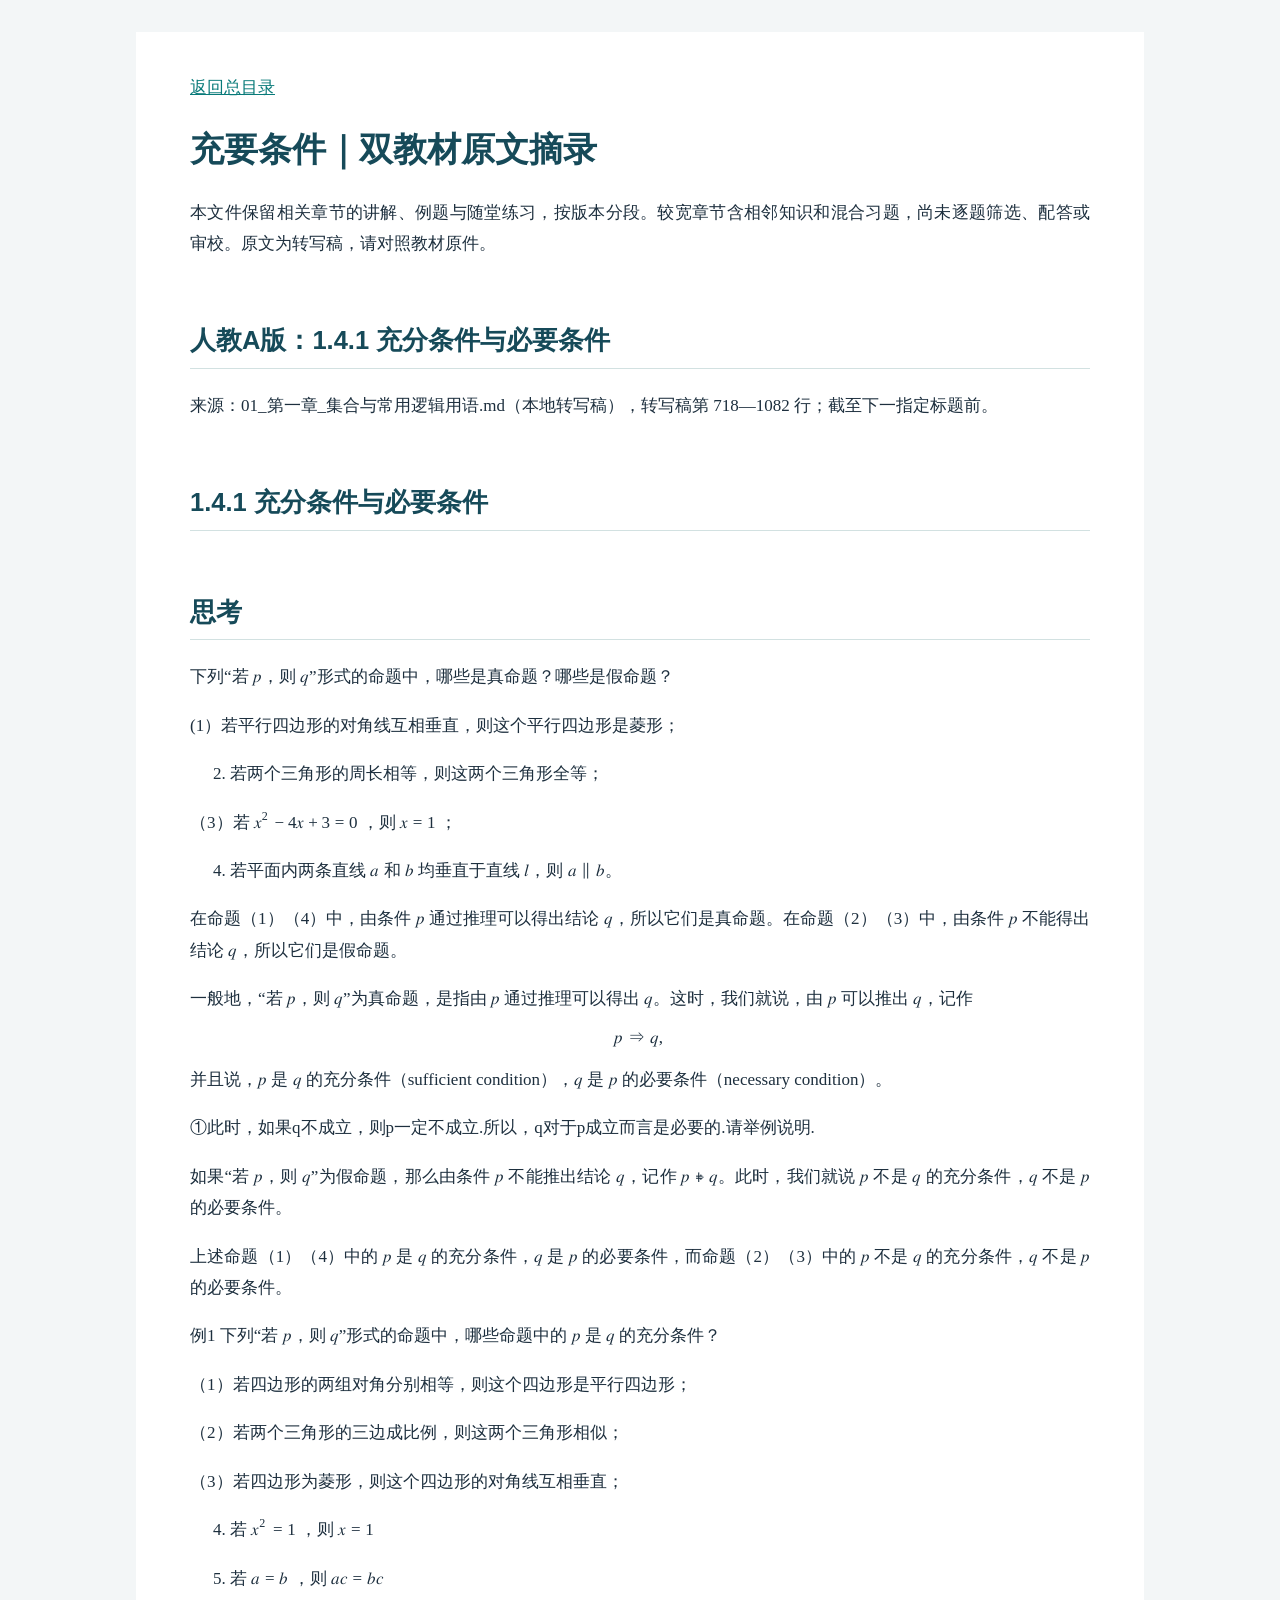
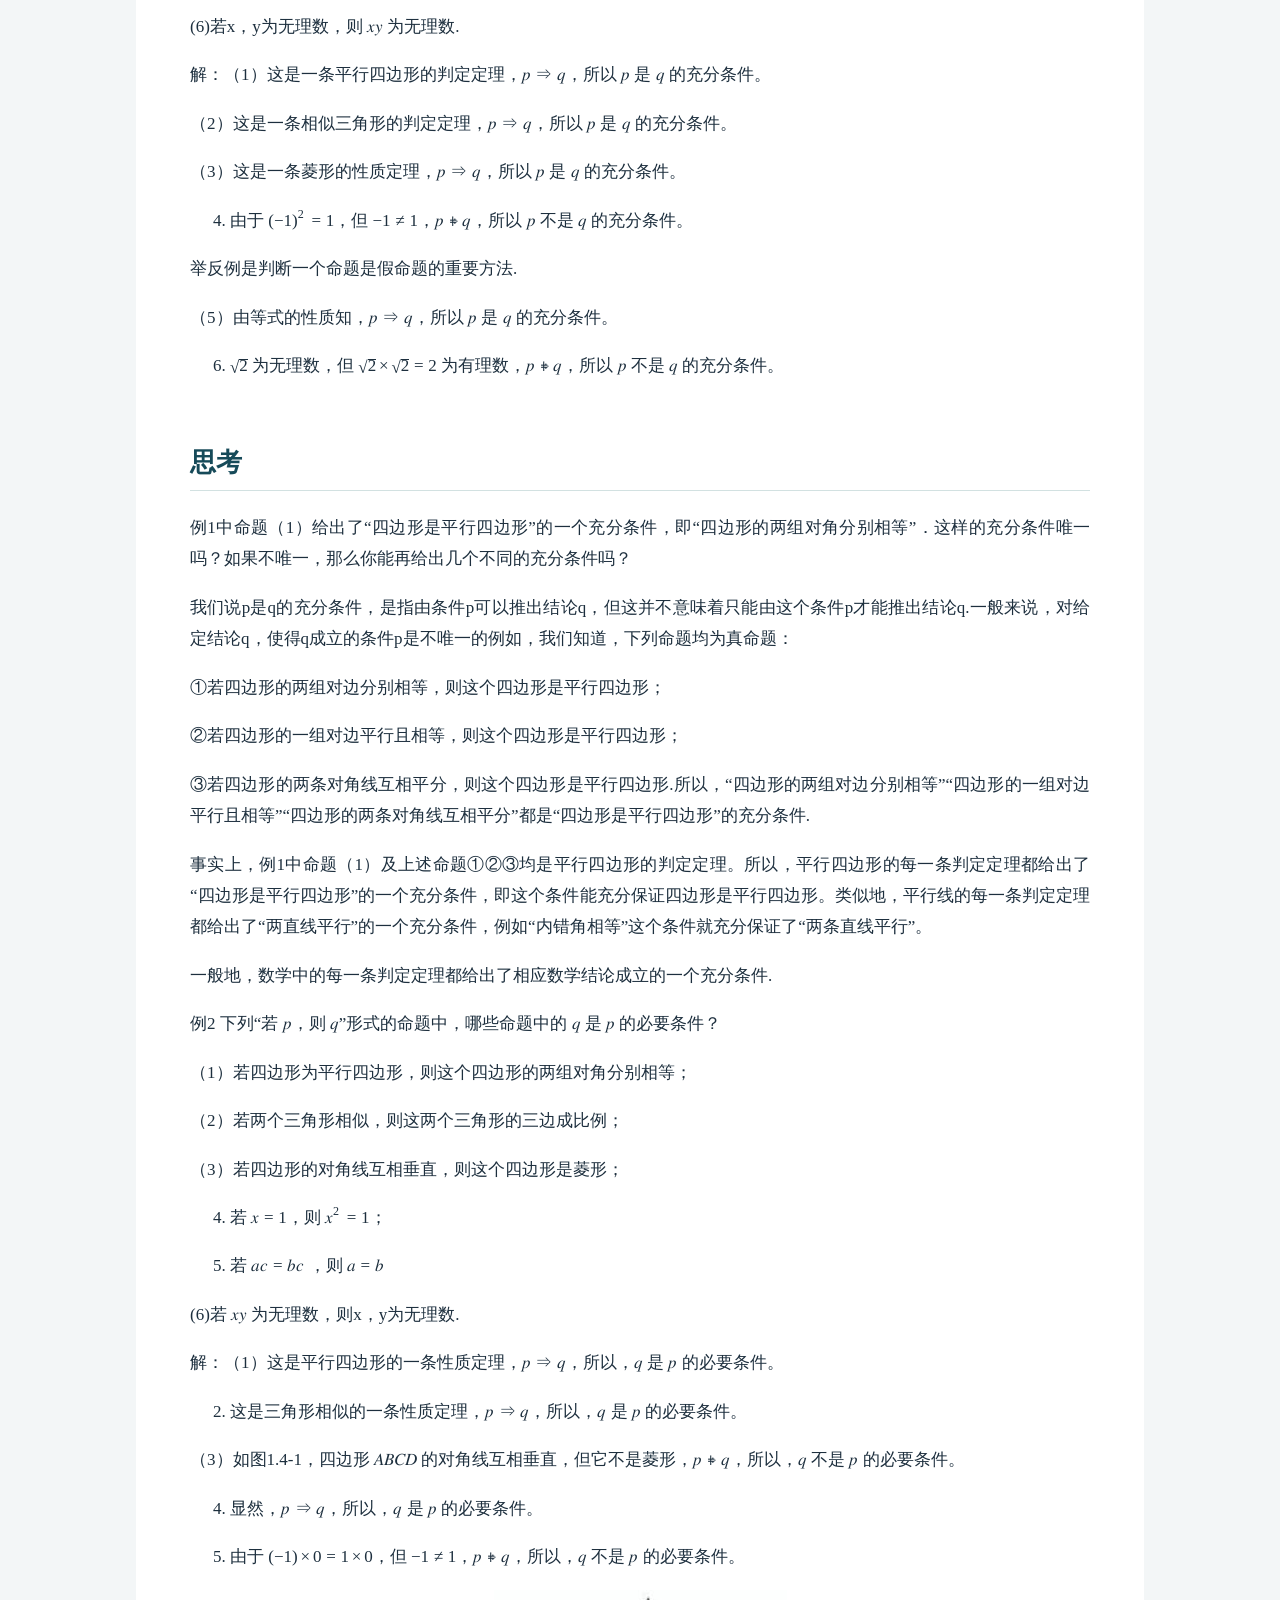
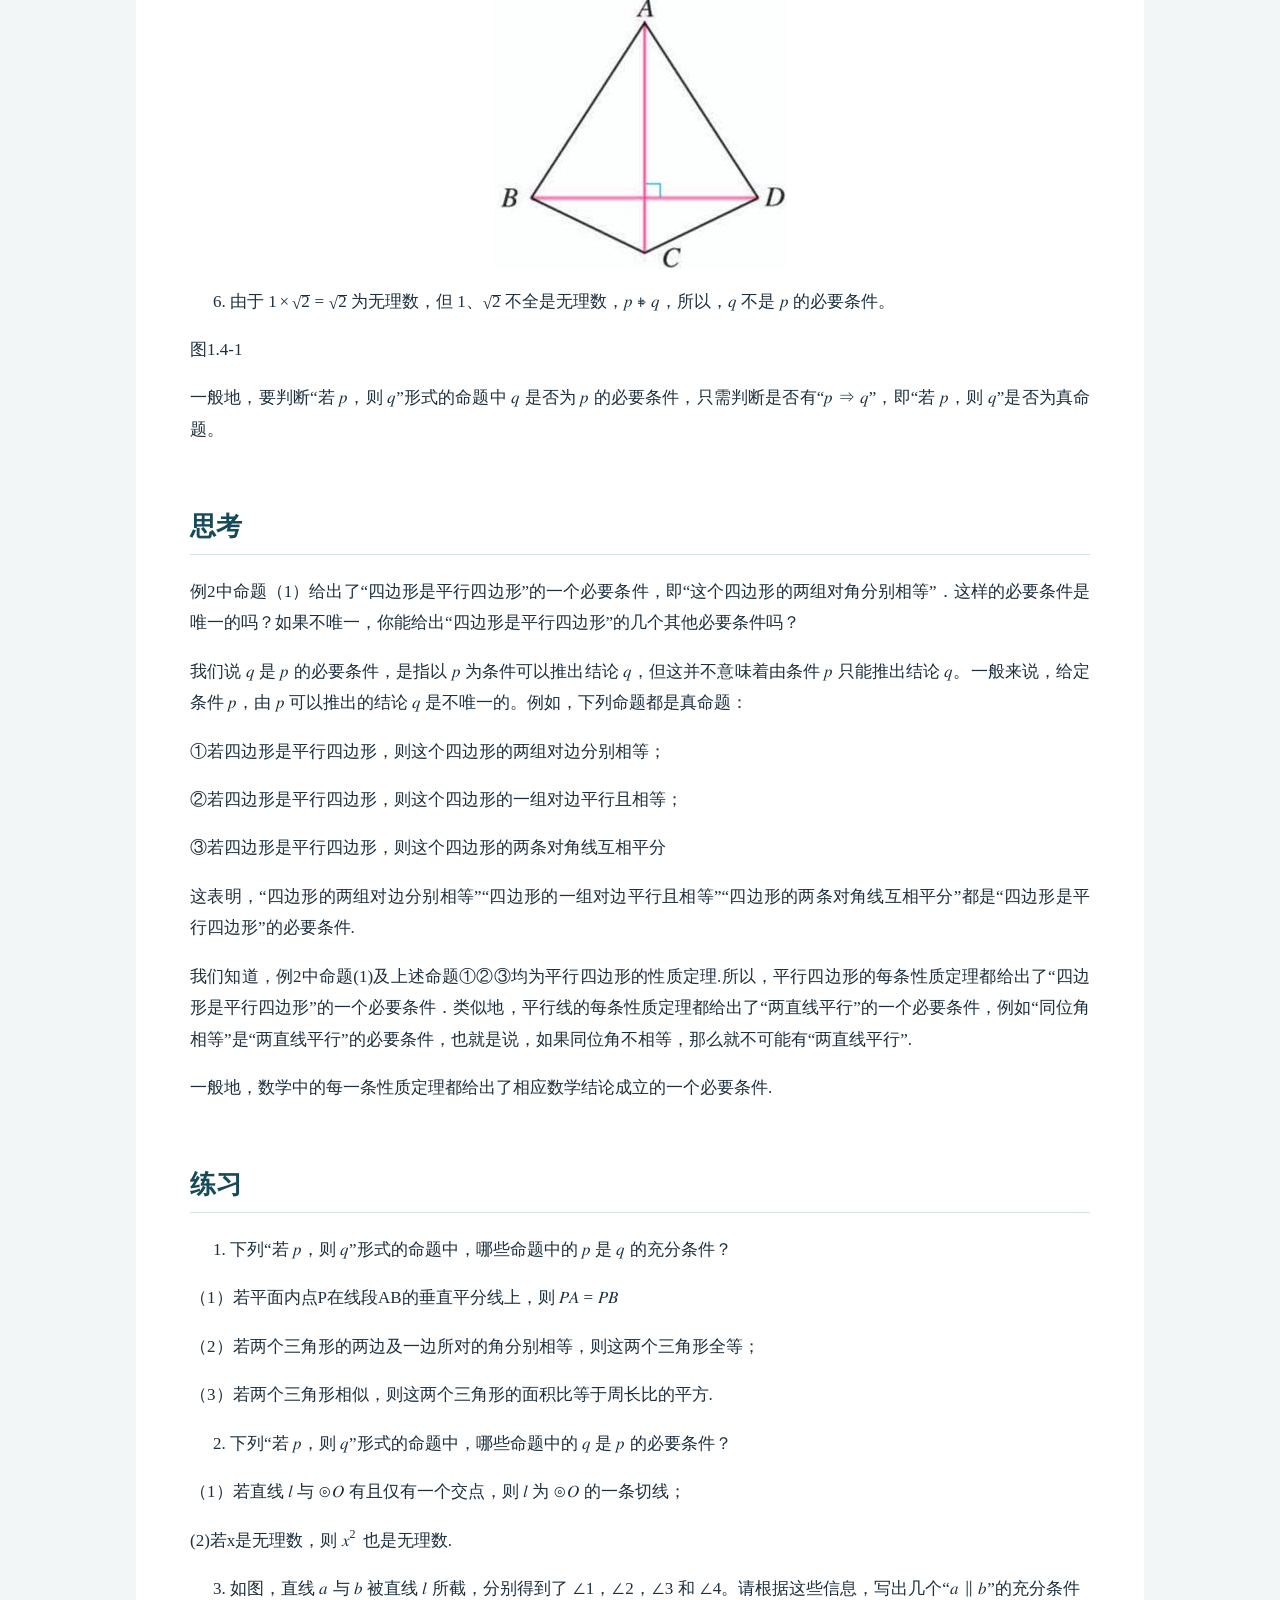
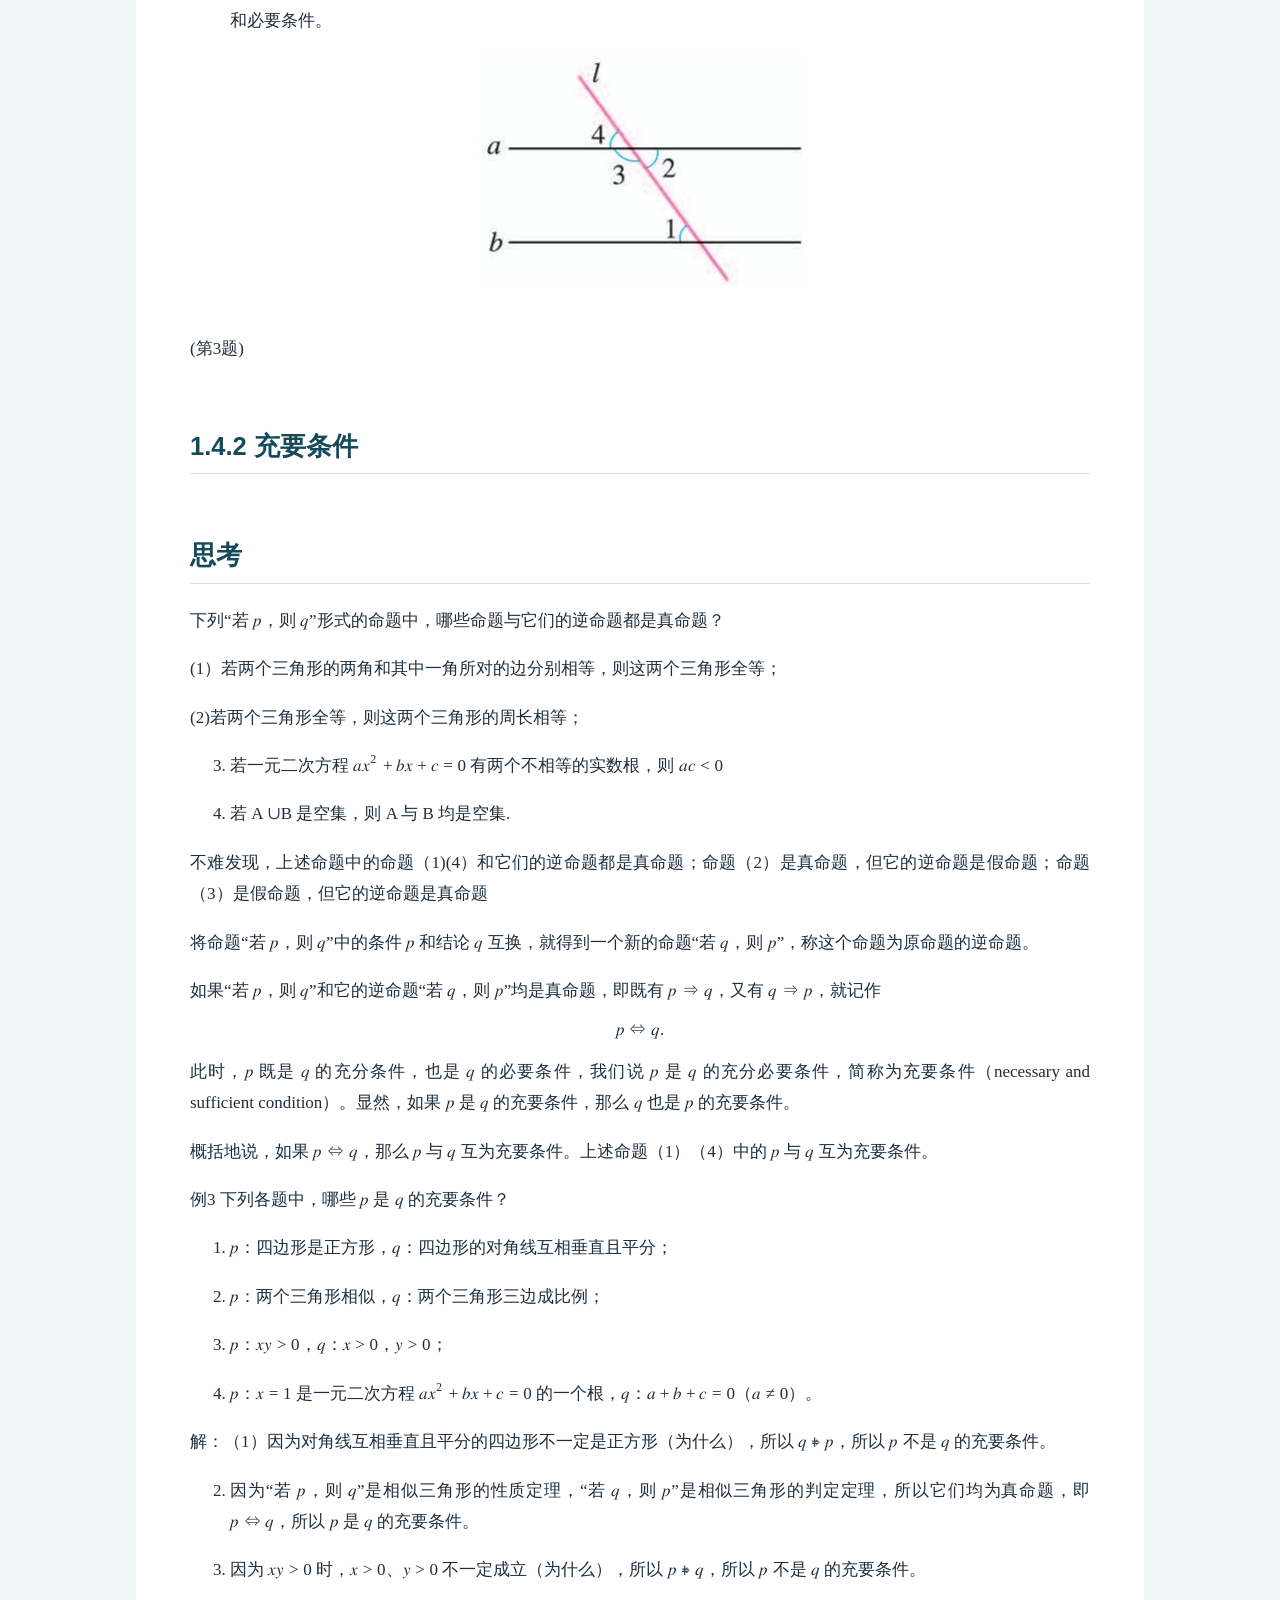
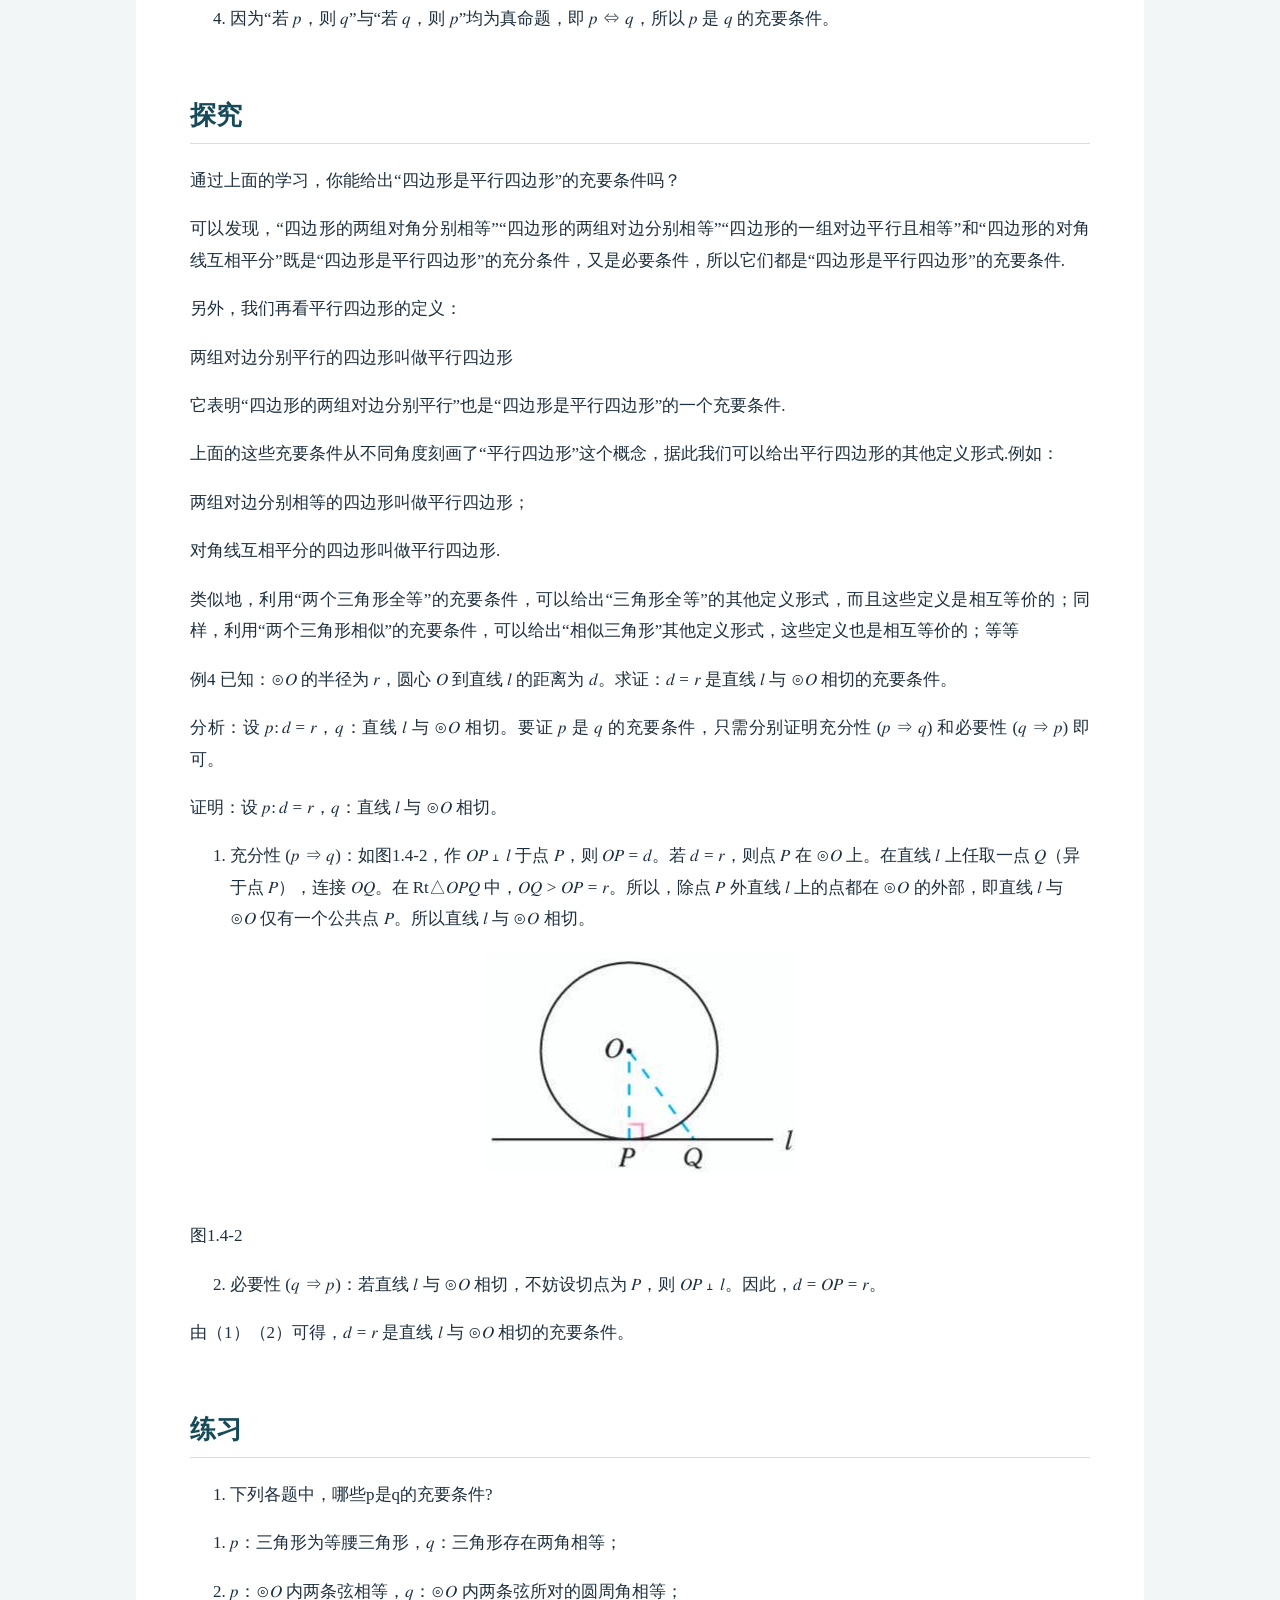
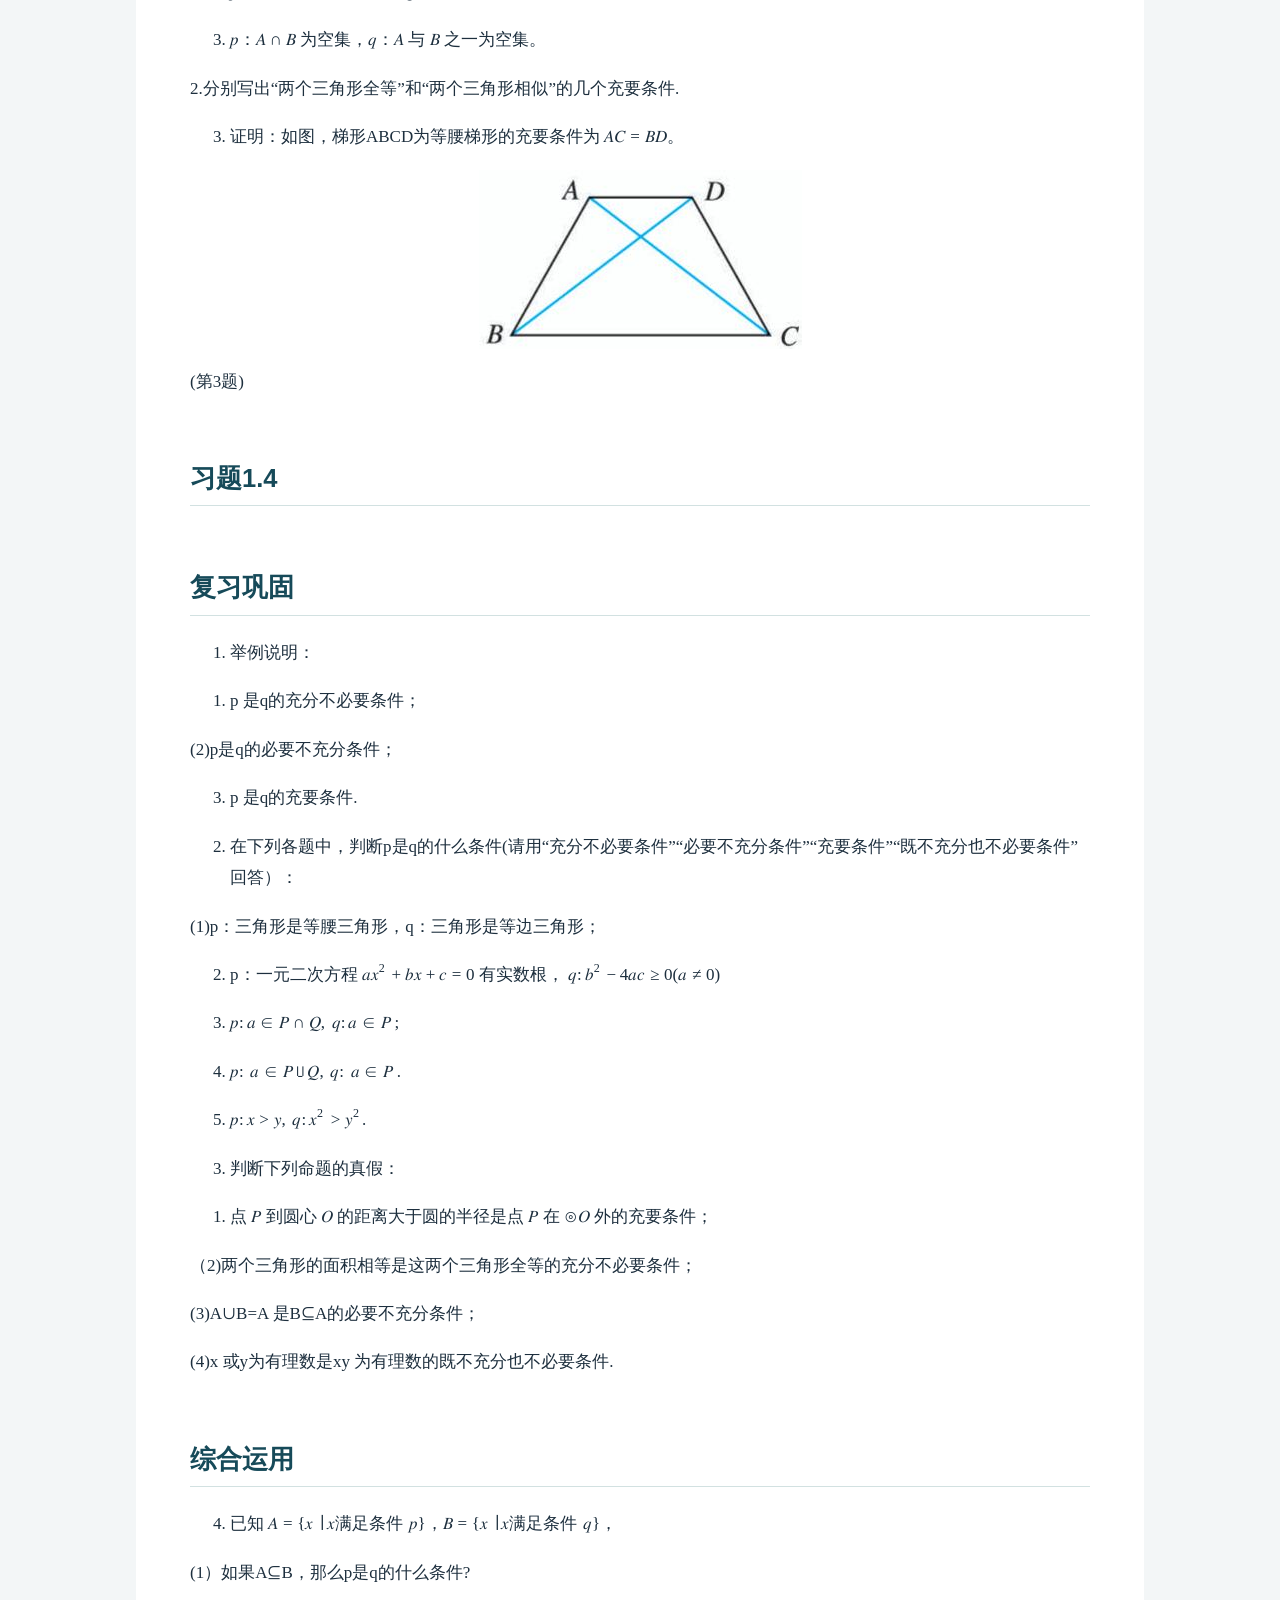
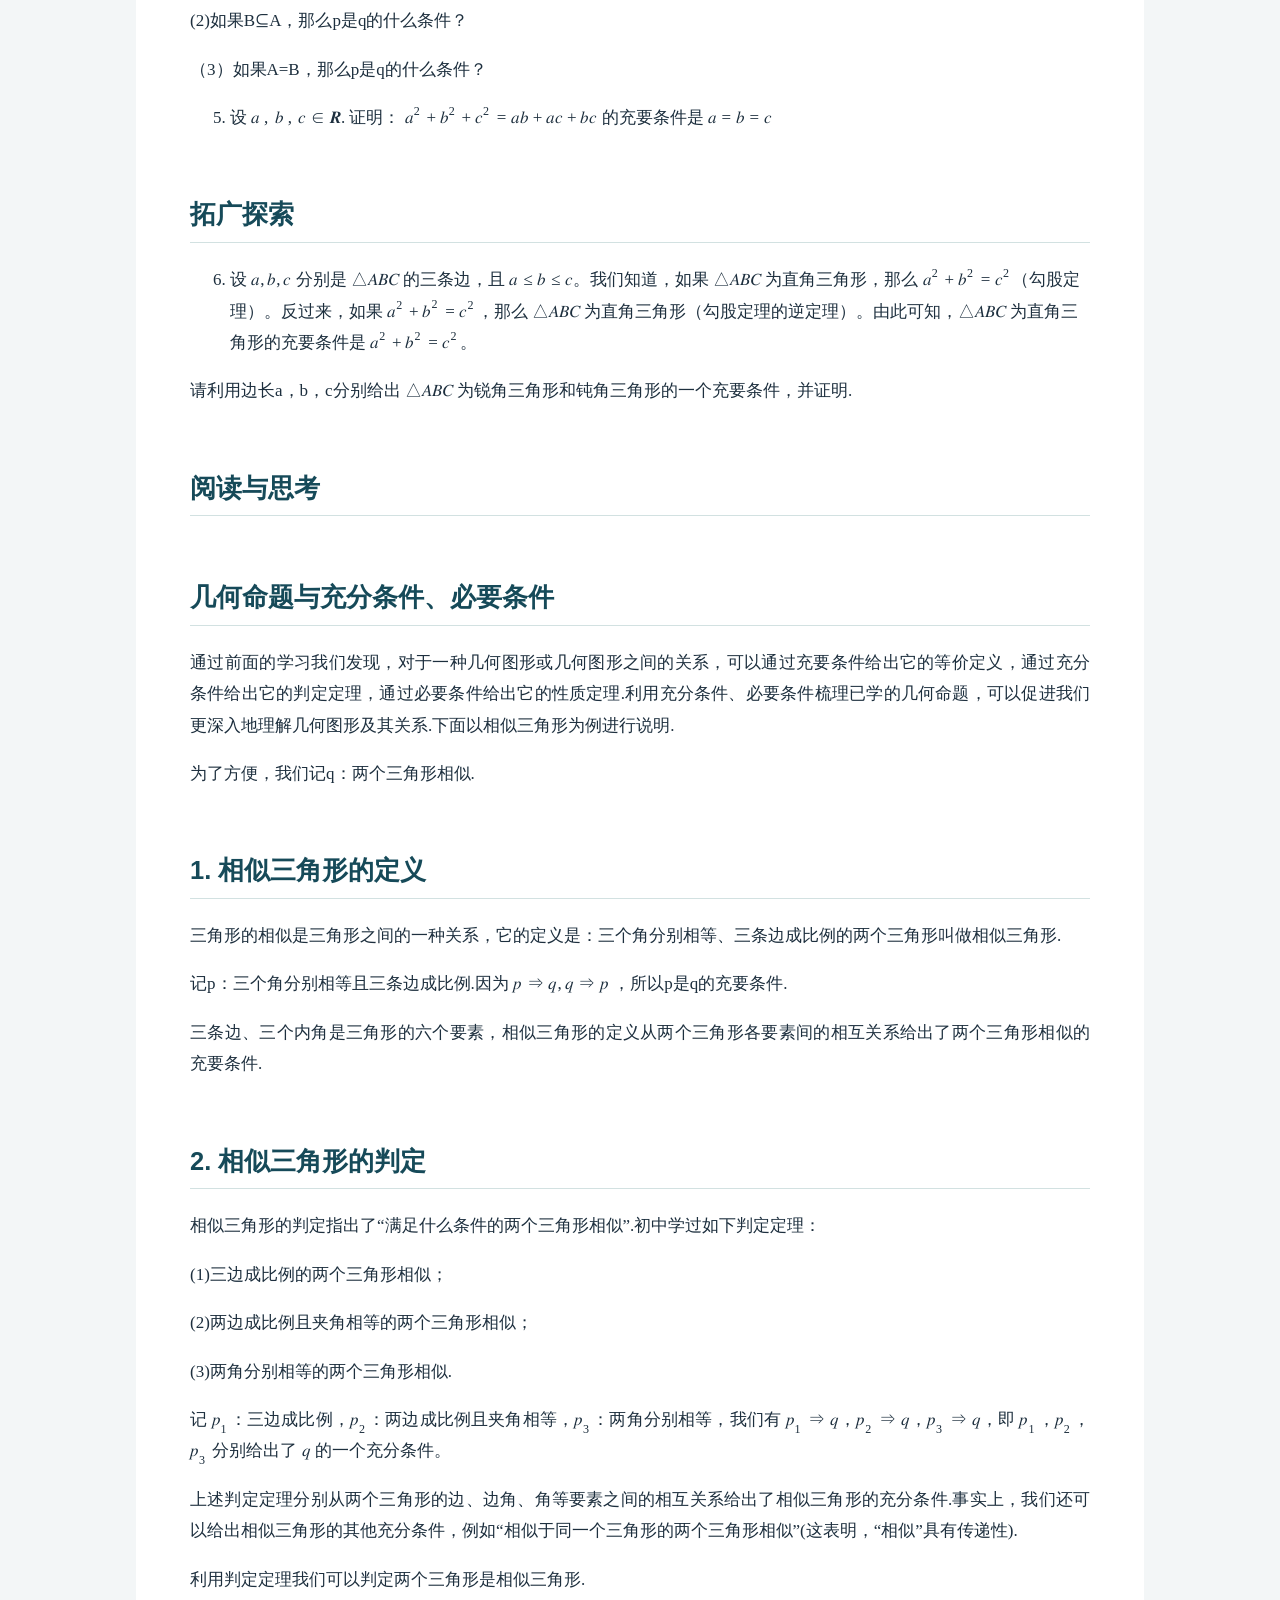
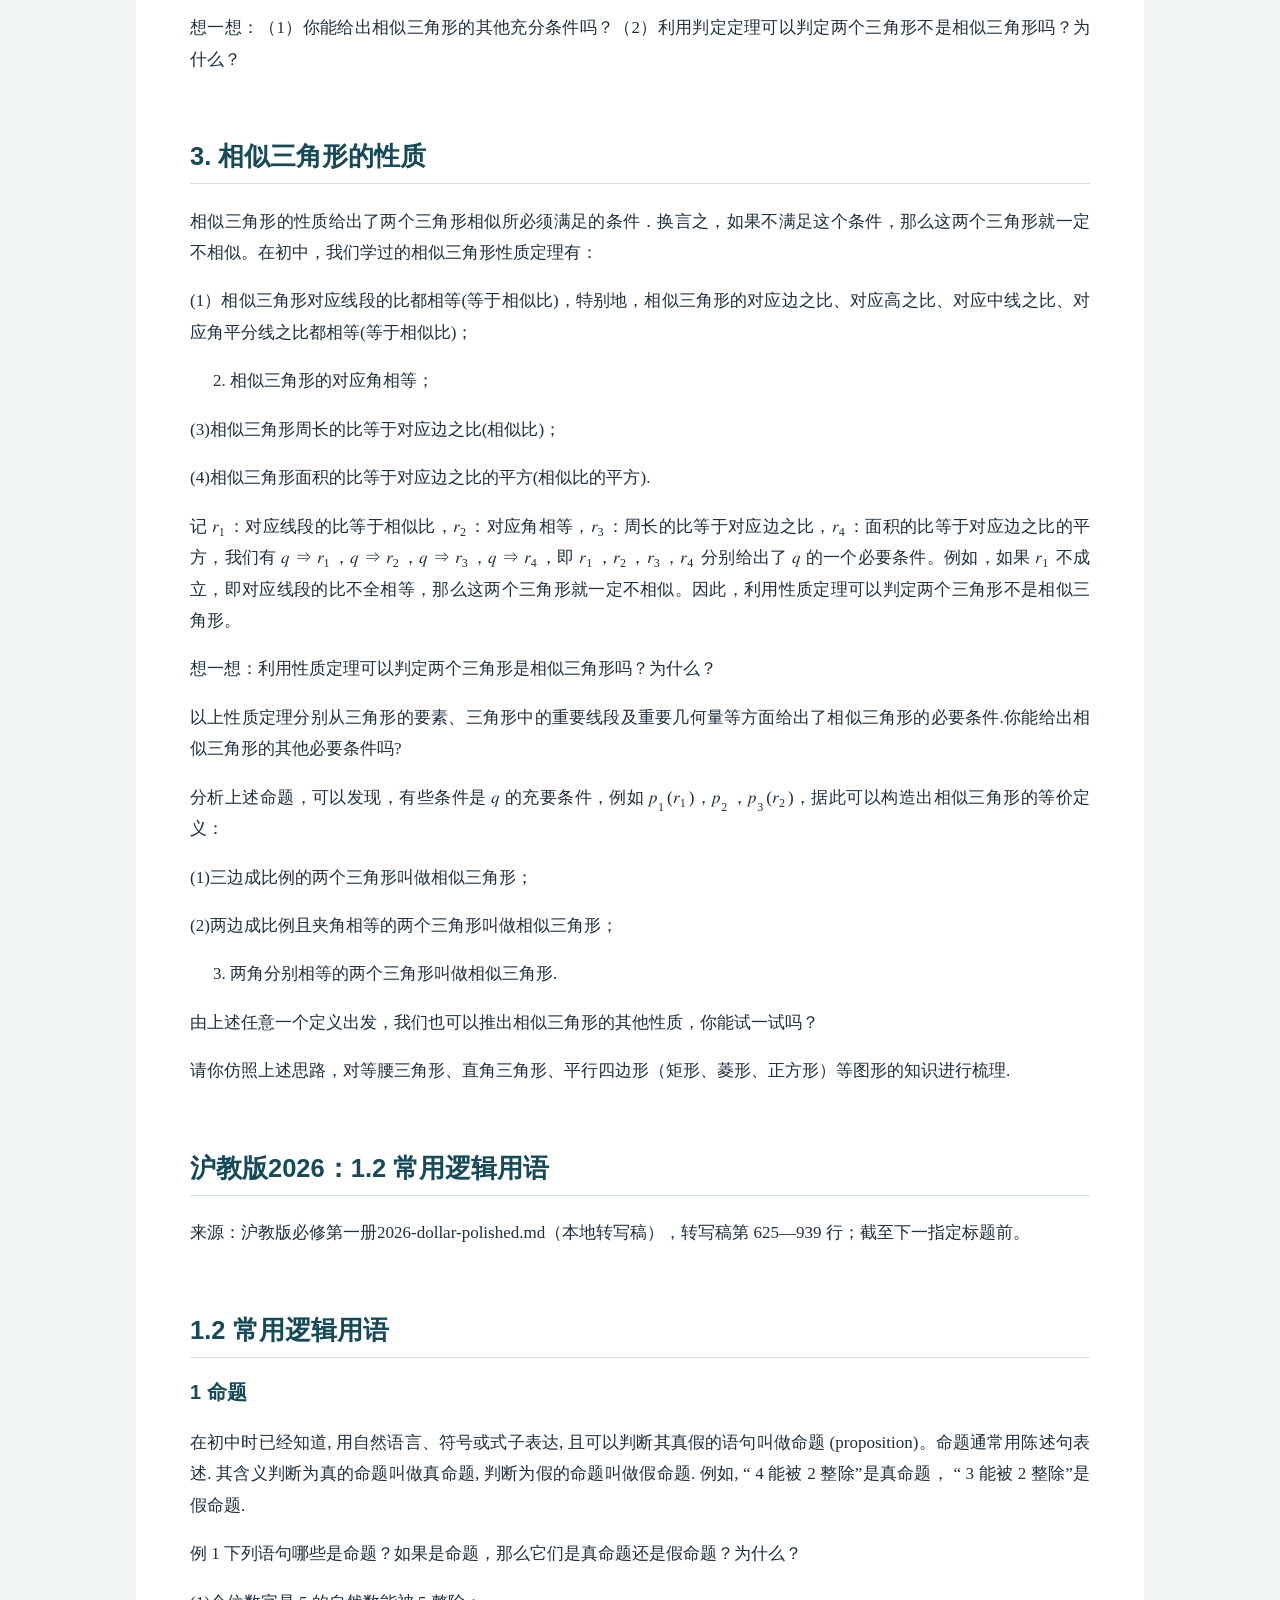
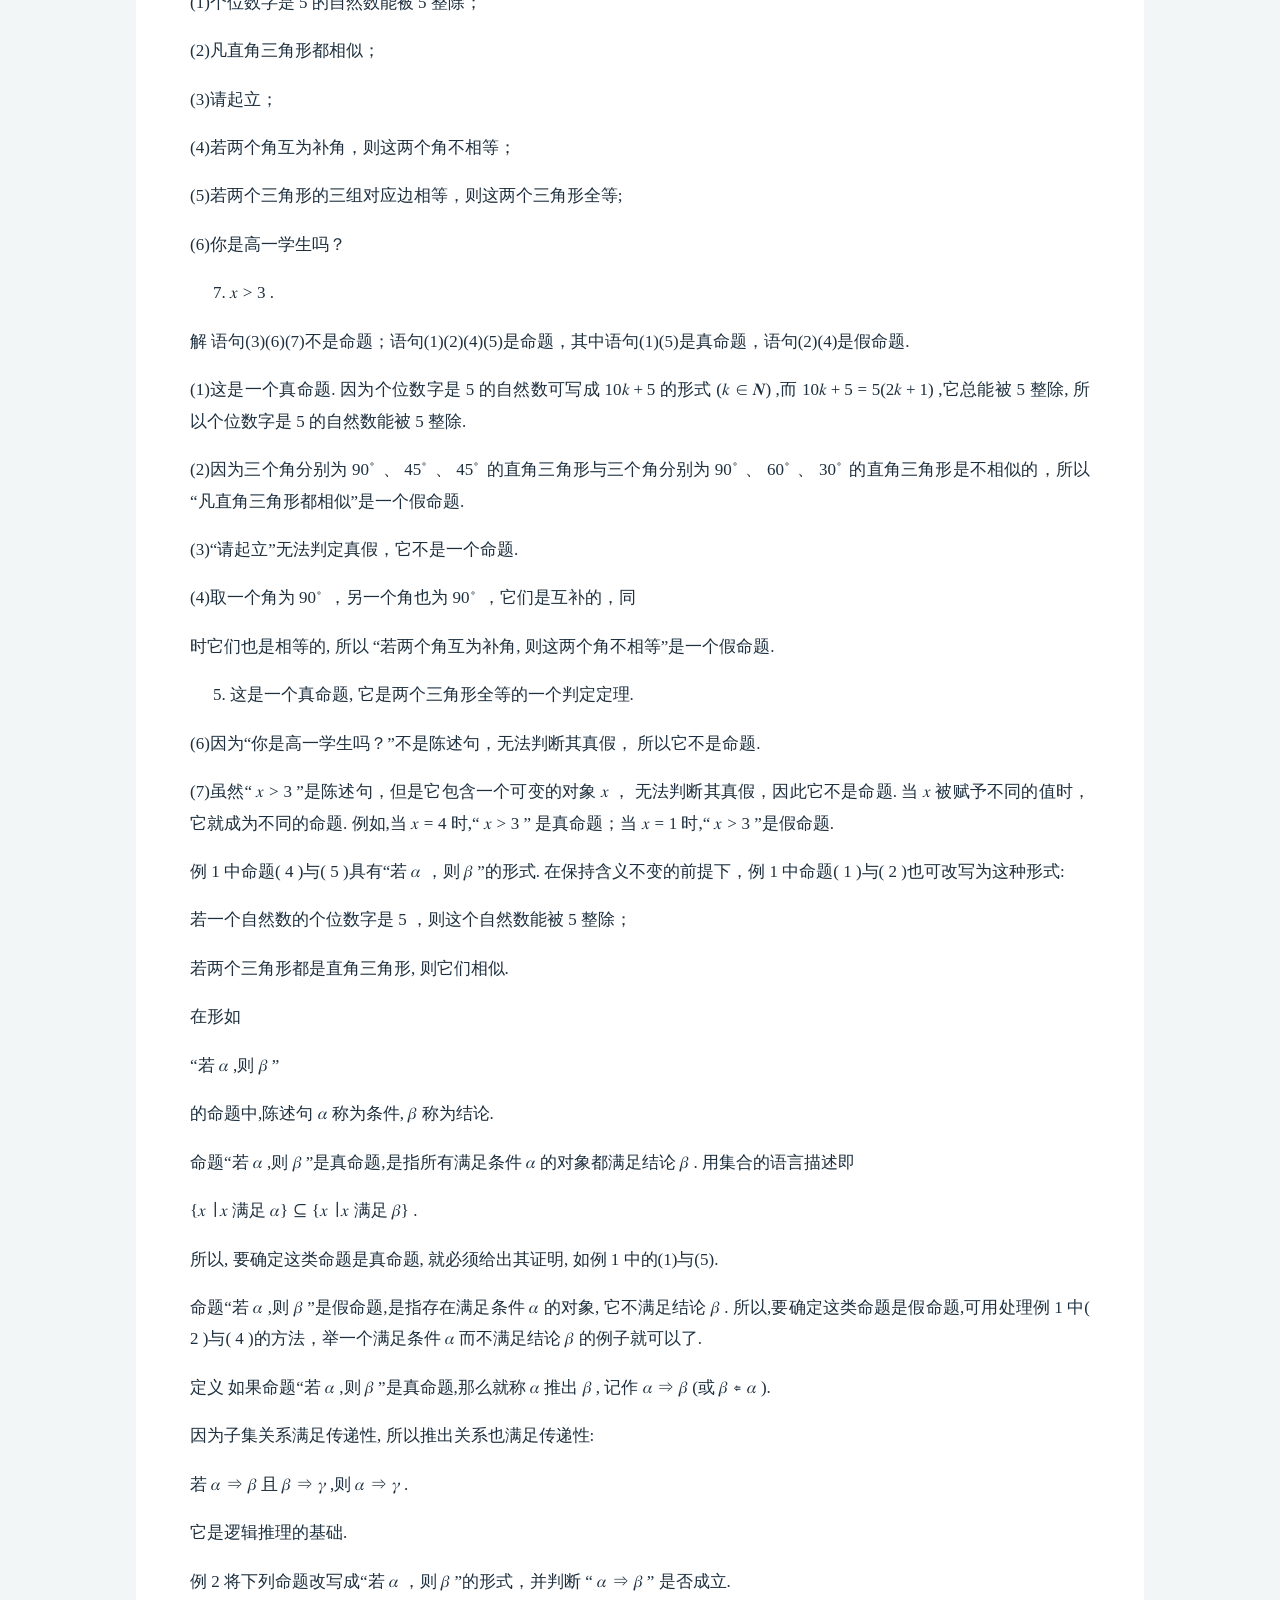
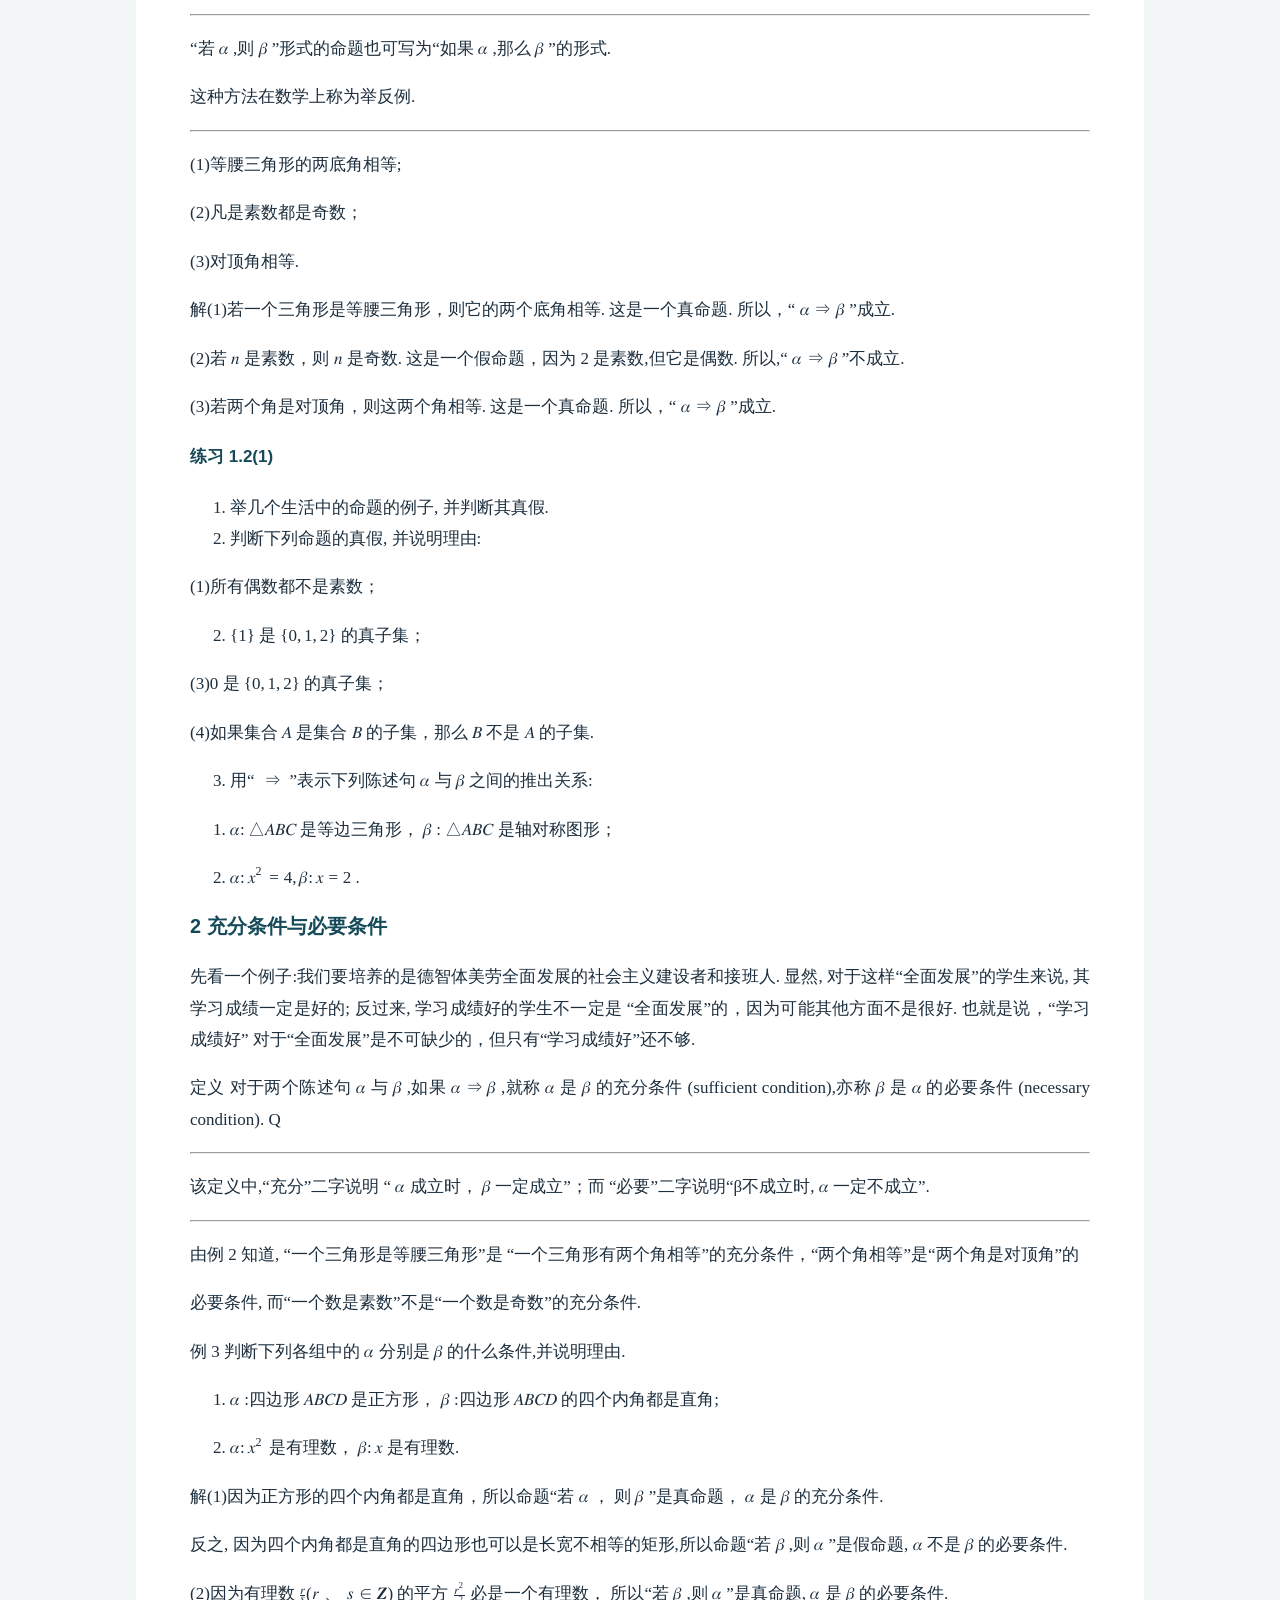
<file: 07-充要条件/index.html>
<!doctype html><html lang="zh-CN"><head><meta charset="utf-8"><meta name="viewport" content="width=device-width,initial-scale=1"><meta name="author" content="chengbai"><link rel="stylesheet" href="../阅读样式.css"><title>教材专题摘录</title></head><body><main><nav><a href="../index.html">返回总目录</a></nav><h1 id="充要条件双教材原文摘录">充要条件｜双教材原文摘录</h1>
<p>本文件保留相关章节的讲解、例题与随堂练习，按版本分段。较宽章节含相邻知识和混合习题，尚未逐题筛选、配答或审校。原文为转写稿，请对照教材原件。</p>
<h2 id="人教a版1.4.1-充分条件与必要条件">人教A版：1.4.1
充分条件与必要条件</h2>
<p>来源：01_第一章_集合与常用逻辑用语.md（本地转写稿），转写稿第
718—1082 行；截至下一指定标题前。</p>
<h2 id="充分条件与必要条件">1.4.1 充分条件与必要条件</h2>
<h2 id="思考">思考</h2>
<p>下列“若
<math display="inline" xmlns="http://www.w3.org/1998/Math/MathML"><semantics><mi>p</mi><annotation encoding="application/x-tex">p</annotation></semantics></math>，则
<math display="inline" xmlns="http://www.w3.org/1998/Math/MathML"><semantics><mi>q</mi><annotation encoding="application/x-tex">q</annotation></semantics></math>”形式的命题中，哪些是真命题？哪些是假命题？</p>
<p>(1）若平行四边形的对角线互相垂直，则这个平行四边形是菱形；</p>
<ol start="2" type="1">
<li>若两个三角形的周长相等，则这两个三角形全等；</li>
</ol>
<p>（3）若
<math display="inline" xmlns="http://www.w3.org/1998/Math/MathML"><semantics><mrow><msup><mi>x</mi><mn>2</mn></msup><mo>−</mo><mn>4</mn><mi>x</mi><mo>+</mo><mn>3</mn><mo>=</mo><mn>0</mn></mrow><annotation encoding="application/x-tex">x ^ { 2 } - 4 x + 3 = 0</annotation></semantics></math>
，则
<math display="inline" xmlns="http://www.w3.org/1998/Math/MathML"><semantics><mrow><mi>x</mi><mo>=</mo><mn>1</mn></mrow><annotation encoding="application/x-tex">x = 1</annotation></semantics></math>
；</p>
<ol start="4" type="1">
<li>若平面内两条直线
<math display="inline" xmlns="http://www.w3.org/1998/Math/MathML"><semantics><mi>a</mi><annotation encoding="application/x-tex">a</annotation></semantics></math>
和
<math display="inline" xmlns="http://www.w3.org/1998/Math/MathML"><semantics><mi>b</mi><annotation encoding="application/x-tex">b</annotation></semantics></math>
均垂直于直线
<math display="inline" xmlns="http://www.w3.org/1998/Math/MathML"><semantics><mi>l</mi><annotation encoding="application/x-tex">l</annotation></semantics></math>，则
<math display="inline" xmlns="http://www.w3.org/1998/Math/MathML"><semantics><mrow><mi>a</mi><mo>∥</mo><mi>b</mi></mrow><annotation encoding="application/x-tex">a \parallel b</annotation></semantics></math>。</li>
</ol>
<p>在命题（1）（4）中，由条件
<math display="inline" xmlns="http://www.w3.org/1998/Math/MathML"><semantics><mi>p</mi><annotation encoding="application/x-tex">p</annotation></semantics></math>
通过推理可以得出结论
<math display="inline" xmlns="http://www.w3.org/1998/Math/MathML"><semantics><mi>q</mi><annotation encoding="application/x-tex">q</annotation></semantics></math>，所以它们是真命题。在命题（2）（3）中，由条件
<math display="inline" xmlns="http://www.w3.org/1998/Math/MathML"><semantics><mi>p</mi><annotation encoding="application/x-tex">p</annotation></semantics></math>
不能得出结论
<math display="inline" xmlns="http://www.w3.org/1998/Math/MathML"><semantics><mi>q</mi><annotation encoding="application/x-tex">q</annotation></semantics></math>，所以它们是假命题。</p>
<p>一般地，“若
<math display="inline" xmlns="http://www.w3.org/1998/Math/MathML"><semantics><mi>p</mi><annotation encoding="application/x-tex">p</annotation></semantics></math>，则
<math display="inline" xmlns="http://www.w3.org/1998/Math/MathML"><semantics><mi>q</mi><annotation encoding="application/x-tex">q</annotation></semantics></math>”为真命题，是指由
<math display="inline" xmlns="http://www.w3.org/1998/Math/MathML"><semantics><mi>p</mi><annotation encoding="application/x-tex">p</annotation></semantics></math>
通过推理可以得出
<math display="inline" xmlns="http://www.w3.org/1998/Math/MathML"><semantics><mi>q</mi><annotation encoding="application/x-tex">q</annotation></semantics></math>。这时，我们就说，由
<math display="inline" xmlns="http://www.w3.org/1998/Math/MathML"><semantics><mi>p</mi><annotation encoding="application/x-tex">p</annotation></semantics></math>
可以推出
<math display="inline" xmlns="http://www.w3.org/1998/Math/MathML"><semantics><mi>q</mi><annotation encoding="application/x-tex">q</annotation></semantics></math>，记作</p>
<p><math display="block" xmlns="http://www.w3.org/1998/Math/MathML"><semantics><mrow><mi>p</mi><mo>⇒</mo><mi>q</mi><mo>,</mo></mrow><annotation encoding="application/x-tex">p \Longrightarrow q ,</annotation></semantics></math></p>
<p>并且说，<math display="inline" xmlns="http://www.w3.org/1998/Math/MathML"><semantics><mi>p</mi><annotation encoding="application/x-tex">p</annotation></semantics></math>
是
<math display="inline" xmlns="http://www.w3.org/1998/Math/MathML"><semantics><mi>q</mi><annotation encoding="application/x-tex">q</annotation></semantics></math>
的充分条件（sufficient
condition），<math display="inline" xmlns="http://www.w3.org/1998/Math/MathML"><semantics><mi>q</mi><annotation encoding="application/x-tex">q</annotation></semantics></math>
是
<math display="inline" xmlns="http://www.w3.org/1998/Math/MathML"><semantics><mi>p</mi><annotation encoding="application/x-tex">p</annotation></semantics></math>
的必要条件（necessary condition）。</p>
<p>①此时，如果q不成立，则p一定不成立.所以，q对于p成立而言是必要的.请举例说明.</p>
<p>如果“若
<math display="inline" xmlns="http://www.w3.org/1998/Math/MathML"><semantics><mi>p</mi><annotation encoding="application/x-tex">p</annotation></semantics></math>，则
<math display="inline" xmlns="http://www.w3.org/1998/Math/MathML"><semantics><mi>q</mi><annotation encoding="application/x-tex">q</annotation></semantics></math>”为假命题，那么由条件
<math display="inline" xmlns="http://www.w3.org/1998/Math/MathML"><semantics><mi>p</mi><annotation encoding="application/x-tex">p</annotation></semantics></math>
不能推出结论
<math display="inline" xmlns="http://www.w3.org/1998/Math/MathML"><semantics><mi>q</mi><annotation encoding="application/x-tex">q</annotation></semantics></math>，记作
<math display="inline" xmlns="http://www.w3.org/1998/Math/MathML"><semantics><mrow><mi>p</mi><mo>⇏</mo><mi>q</mi></mrow><annotation encoding="application/x-tex">p \nRightarrow q</annotation></semantics></math>。此时，我们就说
<math display="inline" xmlns="http://www.w3.org/1998/Math/MathML"><semantics><mi>p</mi><annotation encoding="application/x-tex">p</annotation></semantics></math>
不是
<math display="inline" xmlns="http://www.w3.org/1998/Math/MathML"><semantics><mi>q</mi><annotation encoding="application/x-tex">q</annotation></semantics></math>
的充分条件，<math display="inline" xmlns="http://www.w3.org/1998/Math/MathML"><semantics><mi>q</mi><annotation encoding="application/x-tex">q</annotation></semantics></math>
不是
<math display="inline" xmlns="http://www.w3.org/1998/Math/MathML"><semantics><mi>p</mi><annotation encoding="application/x-tex">p</annotation></semantics></math>
的必要条件。</p>
<p>上述命题（1）（4）中的
<math display="inline" xmlns="http://www.w3.org/1998/Math/MathML"><semantics><mi>p</mi><annotation encoding="application/x-tex">p</annotation></semantics></math>
是
<math display="inline" xmlns="http://www.w3.org/1998/Math/MathML"><semantics><mi>q</mi><annotation encoding="application/x-tex">q</annotation></semantics></math>
的充分条件，<math display="inline" xmlns="http://www.w3.org/1998/Math/MathML"><semantics><mi>q</mi><annotation encoding="application/x-tex">q</annotation></semantics></math>
是
<math display="inline" xmlns="http://www.w3.org/1998/Math/MathML"><semantics><mi>p</mi><annotation encoding="application/x-tex">p</annotation></semantics></math>
的必要条件，而命题（2）（3）中的
<math display="inline" xmlns="http://www.w3.org/1998/Math/MathML"><semantics><mi>p</mi><annotation encoding="application/x-tex">p</annotation></semantics></math>
不是
<math display="inline" xmlns="http://www.w3.org/1998/Math/MathML"><semantics><mi>q</mi><annotation encoding="application/x-tex">q</annotation></semantics></math>
的充分条件，<math display="inline" xmlns="http://www.w3.org/1998/Math/MathML"><semantics><mi>q</mi><annotation encoding="application/x-tex">q</annotation></semantics></math>
不是
<math display="inline" xmlns="http://www.w3.org/1998/Math/MathML"><semantics><mi>p</mi><annotation encoding="application/x-tex">p</annotation></semantics></math>
的必要条件。</p>
<p><span id="candidate-113"></span></p>
<p>例1 下列“若
<math display="inline" xmlns="http://www.w3.org/1998/Math/MathML"><semantics><mi>p</mi><annotation encoding="application/x-tex">p</annotation></semantics></math>，则
<math display="inline" xmlns="http://www.w3.org/1998/Math/MathML"><semantics><mi>q</mi><annotation encoding="application/x-tex">q</annotation></semantics></math>”形式的命题中，哪些命题中的
<math display="inline" xmlns="http://www.w3.org/1998/Math/MathML"><semantics><mi>p</mi><annotation encoding="application/x-tex">p</annotation></semantics></math>
是
<math display="inline" xmlns="http://www.w3.org/1998/Math/MathML"><semantics><mi>q</mi><annotation encoding="application/x-tex">q</annotation></semantics></math>
的充分条件？</p>
<p>（1）若四边形的两组对角分别相等，则这个四边形是平行四边形；</p>
<p>（2）若两个三角形的三边成比例，则这两个三角形相似；</p>
<p>（3）若四边形为菱形，则这个四边形的对角线互相垂直；</p>
<ol start="4" type="1">
<li><p>若
<math display="inline" xmlns="http://www.w3.org/1998/Math/MathML"><semantics><mrow><msup><mi>x</mi><mn>2</mn></msup><mo>=</mo><mn>1</mn></mrow><annotation encoding="application/x-tex">x ^ { 2 } = 1</annotation></semantics></math>
，则
<math display="inline" xmlns="http://www.w3.org/1998/Math/MathML"><semantics><mrow><mi>x</mi><mo>=</mo><mn>1</mn></mrow><annotation encoding="application/x-tex">x = 1</annotation></semantics></math></p></li>
<li><p>若
<math display="inline" xmlns="http://www.w3.org/1998/Math/MathML"><semantics><mrow><mi>a</mi><mo>=</mo><mi>b</mi></mrow><annotation encoding="application/x-tex">a = b</annotation></semantics></math>
，则
<math display="inline" xmlns="http://www.w3.org/1998/Math/MathML"><semantics><mrow><mi>a</mi><mi>c</mi><mo>=</mo><mi>b</mi><mi>c</mi></mrow><annotation encoding="application/x-tex">a c = b c</annotation></semantics></math></p></li>
</ol>
<p>(6)若x，y为无理数，则
<math display="inline" xmlns="http://www.w3.org/1998/Math/MathML"><semantics><mrow><mi>x</mi><mi>y</mi></mrow><annotation encoding="application/x-tex">x y</annotation></semantics></math>
为无理数.</p>
<p>解：（1）这是一条平行四边形的判定定理，<math display="inline" xmlns="http://www.w3.org/1998/Math/MathML"><semantics><mrow><mi>p</mi><mo>⇒</mo><mi>q</mi></mrow><annotation encoding="application/x-tex">p \Rightarrow q</annotation></semantics></math>，所以
<math display="inline" xmlns="http://www.w3.org/1998/Math/MathML"><semantics><mi>p</mi><annotation encoding="application/x-tex">p</annotation></semantics></math>
是
<math display="inline" xmlns="http://www.w3.org/1998/Math/MathML"><semantics><mi>q</mi><annotation encoding="application/x-tex">q</annotation></semantics></math>
的充分条件。</p>
<p>（2）这是一条相似三角形的判定定理，<math display="inline" xmlns="http://www.w3.org/1998/Math/MathML"><semantics><mrow><mi>p</mi><mo>⇒</mo><mi>q</mi></mrow><annotation encoding="application/x-tex">p \Rightarrow q</annotation></semantics></math>，所以
<math display="inline" xmlns="http://www.w3.org/1998/Math/MathML"><semantics><mi>p</mi><annotation encoding="application/x-tex">p</annotation></semantics></math>
是
<math display="inline" xmlns="http://www.w3.org/1998/Math/MathML"><semantics><mi>q</mi><annotation encoding="application/x-tex">q</annotation></semantics></math>
的充分条件。</p>
<p>（3）这是一条菱形的性质定理，<math display="inline" xmlns="http://www.w3.org/1998/Math/MathML"><semantics><mrow><mi>p</mi><mo>⇒</mo><mi>q</mi></mrow><annotation encoding="application/x-tex">p \Rightarrow q</annotation></semantics></math>，所以
<math display="inline" xmlns="http://www.w3.org/1998/Math/MathML"><semantics><mi>p</mi><annotation encoding="application/x-tex">p</annotation></semantics></math>
是
<math display="inline" xmlns="http://www.w3.org/1998/Math/MathML"><semantics><mi>q</mi><annotation encoding="application/x-tex">q</annotation></semantics></math>
的充分条件。</p>
<ol start="4" type="1">
<li>由于
<math display="inline" xmlns="http://www.w3.org/1998/Math/MathML"><semantics><mrow><mo stretchy="false" form="prefix">(</mo><mi>−</mi><mn>1</mn><msup><mo stretchy="false" form="postfix">)</mo><mn>2</mn></msup><mo>=</mo><mn>1</mn></mrow><annotation encoding="application/x-tex">(-1)^2=1</annotation></semantics></math>，但
<math display="inline" xmlns="http://www.w3.org/1998/Math/MathML"><semantics><mrow><mi>−</mi><mn>1</mn><mo>≠</mo><mn>1</mn></mrow><annotation encoding="application/x-tex">-1\neq 1</annotation></semantics></math>，<math display="inline" xmlns="http://www.w3.org/1998/Math/MathML"><semantics><mrow><mi>p</mi><mo>⇏</mo><mi>q</mi></mrow><annotation encoding="application/x-tex">p\nRightarrow q</annotation></semantics></math>，所以
<math display="inline" xmlns="http://www.w3.org/1998/Math/MathML"><semantics><mi>p</mi><annotation encoding="application/x-tex">p</annotation></semantics></math>
不是
<math display="inline" xmlns="http://www.w3.org/1998/Math/MathML"><semantics><mi>q</mi><annotation encoding="application/x-tex">q</annotation></semantics></math>
的充分条件。</li>
</ol>
<p>举反例是判断一个命题是假命题的重要方法.</p>
<p>（5）由等式的性质知，<math display="inline" xmlns="http://www.w3.org/1998/Math/MathML"><semantics><mrow><mi>p</mi><mo>⇒</mo><mi>q</mi></mrow><annotation encoding="application/x-tex">p \Rightarrow q</annotation></semantics></math>，所以
<math display="inline" xmlns="http://www.w3.org/1998/Math/MathML"><semantics><mi>p</mi><annotation encoding="application/x-tex">p</annotation></semantics></math>
是
<math display="inline" xmlns="http://www.w3.org/1998/Math/MathML"><semantics><mi>q</mi><annotation encoding="application/x-tex">q</annotation></semantics></math>
的充分条件。</p>
<ol start="6" type="1">
<li><math display="inline" xmlns="http://www.w3.org/1998/Math/MathML"><semantics><msqrt><mn>2</mn></msqrt><annotation encoding="application/x-tex">\sqrt{2}</annotation></semantics></math>
为无理数，但
<math display="inline" xmlns="http://www.w3.org/1998/Math/MathML"><semantics><mrow><msqrt><mn>2</mn></msqrt><mo>×</mo><msqrt><mn>2</mn></msqrt><mo>=</mo><mn>2</mn></mrow><annotation encoding="application/x-tex">\sqrt{2}\times\sqrt{2}=2</annotation></semantics></math>
为有理数，<math display="inline" xmlns="http://www.w3.org/1998/Math/MathML"><semantics><mrow><mi>p</mi><mo>⇏</mo><mi>q</mi></mrow><annotation encoding="application/x-tex">p\nRightarrow q</annotation></semantics></math>，所以
<math display="inline" xmlns="http://www.w3.org/1998/Math/MathML"><semantics><mi>p</mi><annotation encoding="application/x-tex">p</annotation></semantics></math>
不是
<math display="inline" xmlns="http://www.w3.org/1998/Math/MathML"><semantics><mi>q</mi><annotation encoding="application/x-tex">q</annotation></semantics></math>
的充分条件。</li>
</ol>
<h2 id="思考-1">思考</h2>
<p>例1中命题（1）给出了“四边形是平行四边形”的一个充分条件，即“四边形的两组对角分别相等”．这样的充分条件唯一吗？如果不唯一，那么你能再给出几个不同的充分条件吗？</p>
<p>我们说p是q的充分条件，是指由条件p可以推出结论q，但这并不意味着只能由这个条件p才能推出结论q.一般来说，对给定结论q，使得q成立的条件p是不唯一的例如，我们知道，下列命题均为真命题：</p>
<p>①若四边形的两组对边分别相等，则这个四边形是平行四边形；</p>
<p>②若四边形的一组对边平行且相等，则这个四边形是平行四边形；</p>
<p>③若四边形的两条对角线互相平分，则这个四边形是平行四边形.所以，“四边形的两组对边分别相等”“四边形的一组对边平行且相等”“四边形的两条对角线互相平分”都是“四边形是平行四边形”的充分条件.</p>
<p>事实上，例1中命题（1）及上述命题①②③均是平行四边形的判定定理。所以，平行四边形的每一条判定定理都给出了“四边形是平行四边形”的一个充分条件，即这个条件能充分保证四边形是平行四边形。类似地，平行线的每一条判定定理都给出了“两直线平行”的一个充分条件，例如“内错角相等”这个条件就充分保证了“两条直线平行”。</p>
<p>一般地，数学中的每一条判定定理都给出了相应数学结论成立的一个充分条件.</p>
<p><span id="candidate-114"></span></p>
<p>例2 下列“若
<math display="inline" xmlns="http://www.w3.org/1998/Math/MathML"><semantics><mi>p</mi><annotation encoding="application/x-tex">p</annotation></semantics></math>，则
<math display="inline" xmlns="http://www.w3.org/1998/Math/MathML"><semantics><mi>q</mi><annotation encoding="application/x-tex">q</annotation></semantics></math>”形式的命题中，哪些命题中的
<math display="inline" xmlns="http://www.w3.org/1998/Math/MathML"><semantics><mi>q</mi><annotation encoding="application/x-tex">q</annotation></semantics></math>
是
<math display="inline" xmlns="http://www.w3.org/1998/Math/MathML"><semantics><mi>p</mi><annotation encoding="application/x-tex">p</annotation></semantics></math>
的必要条件？</p>
<p>（1）若四边形为平行四边形，则这个四边形的两组对角分别相等；</p>
<p>（2）若两个三角形相似，则这两个三角形的三边成比例；</p>
<p>（3）若四边形的对角线互相垂直，则这个四边形是菱形；</p>
<ol start="4" type="1">
<li><p>若
<math display="inline" xmlns="http://www.w3.org/1998/Math/MathML"><semantics><mrow><mi>x</mi><mo>=</mo><mn>1</mn></mrow><annotation encoding="application/x-tex">x = 1</annotation></semantics></math>，则
<math display="inline" xmlns="http://www.w3.org/1998/Math/MathML"><semantics><mrow><msup><mi>x</mi><mn>2</mn></msup><mo>=</mo><mn>1</mn></mrow><annotation encoding="application/x-tex">x^2 = 1</annotation></semantics></math>；</p></li>
<li><p>若
<math display="inline" xmlns="http://www.w3.org/1998/Math/MathML"><semantics><mrow><mi>a</mi><mi>c</mi><mo>=</mo><mi>b</mi><mi>c</mi></mrow><annotation encoding="application/x-tex">a c = b c</annotation></semantics></math>
，则
<math display="inline" xmlns="http://www.w3.org/1998/Math/MathML"><semantics><mrow><mi>a</mi><mo>=</mo><mi>b</mi></mrow><annotation encoding="application/x-tex">a = b</annotation></semantics></math></p></li>
</ol>
<p>(6)若
<math display="inline" xmlns="http://www.w3.org/1998/Math/MathML"><semantics><mrow><mi>x</mi><mi>y</mi></mrow><annotation encoding="application/x-tex">x y</annotation></semantics></math>
为无理数，则x，y为无理数.</p>
<p>解：（1）这是平行四边形的一条性质定理，<math display="inline" xmlns="http://www.w3.org/1998/Math/MathML"><semantics><mrow><mi>p</mi><mo>⇒</mo><mi>q</mi></mrow><annotation encoding="application/x-tex">p\Rightarrow q</annotation></semantics></math>，所以，<math display="inline" xmlns="http://www.w3.org/1998/Math/MathML"><semantics><mi>q</mi><annotation encoding="application/x-tex">q</annotation></semantics></math>
是
<math display="inline" xmlns="http://www.w3.org/1998/Math/MathML"><semantics><mi>p</mi><annotation encoding="application/x-tex">p</annotation></semantics></math>
的必要条件。</p>
<ol start="2" type="1">
<li>这是三角形相似的一条性质定理，<math display="inline" xmlns="http://www.w3.org/1998/Math/MathML"><semantics><mrow><mi>p</mi><mo>⇒</mo><mi>q</mi></mrow><annotation encoding="application/x-tex">p\Rightarrow q</annotation></semantics></math>，所以，<math display="inline" xmlns="http://www.w3.org/1998/Math/MathML"><semantics><mi>q</mi><annotation encoding="application/x-tex">q</annotation></semantics></math>
是
<math display="inline" xmlns="http://www.w3.org/1998/Math/MathML"><semantics><mi>p</mi><annotation encoding="application/x-tex">p</annotation></semantics></math>
的必要条件。</li>
</ol>
<p>（3）如图1.4-1，四边形
<math display="inline" xmlns="http://www.w3.org/1998/Math/MathML"><semantics><mrow><mi>A</mi><mi>B</mi><mi>C</mi><mi>D</mi></mrow><annotation encoding="application/x-tex">ABCD</annotation></semantics></math>
的对角线互相垂直，但它不是菱形，<math display="inline" xmlns="http://www.w3.org/1998/Math/MathML"><semantics><mrow><mi>p</mi><mo>⇏</mo><mi>q</mi></mrow><annotation encoding="application/x-tex">p\nRightarrow q</annotation></semantics></math>，所以，<math display="inline" xmlns="http://www.w3.org/1998/Math/MathML"><semantics><mi>q</mi><annotation encoding="application/x-tex">q</annotation></semantics></math>
不是
<math display="inline" xmlns="http://www.w3.org/1998/Math/MathML"><semantics><mi>p</mi><annotation encoding="application/x-tex">p</annotation></semantics></math>
的必要条件。</p>
<ol start="4" type="1">
<li><p>显然，<math display="inline" xmlns="http://www.w3.org/1998/Math/MathML"><semantics><mrow><mi>p</mi><mo>⇒</mo><mi>q</mi></mrow><annotation encoding="application/x-tex">p\Rightarrow q</annotation></semantics></math>，所以，<math display="inline" xmlns="http://www.w3.org/1998/Math/MathML"><semantics><mi>q</mi><annotation encoding="application/x-tex">q</annotation></semantics></math>
是
<math display="inline" xmlns="http://www.w3.org/1998/Math/MathML"><semantics><mi>p</mi><annotation encoding="application/x-tex">p</annotation></semantics></math>
的必要条件。</p></li>
<li><p>由于
<math display="inline" xmlns="http://www.w3.org/1998/Math/MathML"><semantics><mrow><mo stretchy="false" form="prefix">(</mo><mi>−</mi><mn>1</mn><mo stretchy="false" form="postfix">)</mo><mo>×</mo><mn>0</mn><mo>=</mo><mn>1</mn><mo>×</mo><mn>0</mn></mrow><annotation encoding="application/x-tex">(-1)\times 0=1\times 0</annotation></semantics></math>，但
<math display="inline" xmlns="http://www.w3.org/1998/Math/MathML"><semantics><mrow><mi>−</mi><mn>1</mn><mo>≠</mo><mn>1</mn></mrow><annotation encoding="application/x-tex">-1\neq 1</annotation></semantics></math>，<math display="inline" xmlns="http://www.w3.org/1998/Math/MathML"><semantics><mrow><mi>p</mi><mo>⇏</mo><mi>q</mi></mrow><annotation encoding="application/x-tex">p\nRightarrow q</annotation></semantics></math>，所以，<math display="inline" xmlns="http://www.w3.org/1998/Math/MathML"><semantics><mi>q</mi><annotation encoding="application/x-tex">q</annotation></semantics></math>
不是
<math display="inline" xmlns="http://www.w3.org/1998/Math/MathML"><semantics><mi>p</mi><annotation encoding="application/x-tex">p</annotation></semantics></math>
的必要条件。</p></li>
</ol>
<p><img
src="../assets/5d73139d121dce50f7c1b6aa4568f73aca0299ce9b0f90444a8774b7bde340d0.jpg" /></p>
<ol start="6" type="1">
<li>由于
<math display="inline" xmlns="http://www.w3.org/1998/Math/MathML"><semantics><mrow><mn>1</mn><mo>×</mo><msqrt><mn>2</mn></msqrt><mo>=</mo><msqrt><mn>2</mn></msqrt></mrow><annotation encoding="application/x-tex">1\times\sqrt{2}=\sqrt{2}</annotation></semantics></math>
为无理数，但
<math display="inline" xmlns="http://www.w3.org/1998/Math/MathML"><semantics><mn>1</mn><annotation encoding="application/x-tex">1</annotation></semantics></math>、<math display="inline" xmlns="http://www.w3.org/1998/Math/MathML"><semantics><msqrt><mn>2</mn></msqrt><annotation encoding="application/x-tex">\sqrt{2}</annotation></semantics></math>
不全是无理数，<math display="inline" xmlns="http://www.w3.org/1998/Math/MathML"><semantics><mrow><mi>p</mi><mo>⇏</mo><mi>q</mi></mrow><annotation encoding="application/x-tex">p\nRightarrow q</annotation></semantics></math>，所以，<math display="inline" xmlns="http://www.w3.org/1998/Math/MathML"><semantics><mi>q</mi><annotation encoding="application/x-tex">q</annotation></semantics></math>
不是
<math display="inline" xmlns="http://www.w3.org/1998/Math/MathML"><semantics><mi>p</mi><annotation encoding="application/x-tex">p</annotation></semantics></math>
的必要条件。</li>
</ol>
<p>图1.4-1</p>
<p>一般地，要判断“若
<math display="inline" xmlns="http://www.w3.org/1998/Math/MathML"><semantics><mi>p</mi><annotation encoding="application/x-tex">p</annotation></semantics></math>，则
<math display="inline" xmlns="http://www.w3.org/1998/Math/MathML"><semantics><mi>q</mi><annotation encoding="application/x-tex">q</annotation></semantics></math>”形式的命题中
<math display="inline" xmlns="http://www.w3.org/1998/Math/MathML"><semantics><mi>q</mi><annotation encoding="application/x-tex">q</annotation></semantics></math>
是否为
<math display="inline" xmlns="http://www.w3.org/1998/Math/MathML"><semantics><mi>p</mi><annotation encoding="application/x-tex">p</annotation></semantics></math>
的必要条件，只需判断是否有“<math display="inline" xmlns="http://www.w3.org/1998/Math/MathML"><semantics><mrow><mi>p</mi><mo>⇒</mo><mi>q</mi></mrow><annotation encoding="application/x-tex">p\Rightarrow q</annotation></semantics></math>”，即“若
<math display="inline" xmlns="http://www.w3.org/1998/Math/MathML"><semantics><mi>p</mi><annotation encoding="application/x-tex">p</annotation></semantics></math>，则
<math display="inline" xmlns="http://www.w3.org/1998/Math/MathML"><semantics><mi>q</mi><annotation encoding="application/x-tex">q</annotation></semantics></math>”是否为真命题。</p>
<h2 id="思考-2">思考</h2>
<p>例2中命题（1）给出了“四边形是平行四边形”的一个必要条件，即“这个四边形的两组对角分别相等”．这样的必要条件是唯一的吗？如果不唯一，你能给出“四边形是平行四边形”的几个其他必要条件吗？</p>
<p>我们说
<math display="inline" xmlns="http://www.w3.org/1998/Math/MathML"><semantics><mi>q</mi><annotation encoding="application/x-tex">q</annotation></semantics></math>
是
<math display="inline" xmlns="http://www.w3.org/1998/Math/MathML"><semantics><mi>p</mi><annotation encoding="application/x-tex">p</annotation></semantics></math>
的必要条件，是指以
<math display="inline" xmlns="http://www.w3.org/1998/Math/MathML"><semantics><mi>p</mi><annotation encoding="application/x-tex">p</annotation></semantics></math>
为条件可以推出结论
<math display="inline" xmlns="http://www.w3.org/1998/Math/MathML"><semantics><mi>q</mi><annotation encoding="application/x-tex">q</annotation></semantics></math>，但这并不意味着由条件
<math display="inline" xmlns="http://www.w3.org/1998/Math/MathML"><semantics><mi>p</mi><annotation encoding="application/x-tex">p</annotation></semantics></math>
只能推出结论
<math display="inline" xmlns="http://www.w3.org/1998/Math/MathML"><semantics><mi>q</mi><annotation encoding="application/x-tex">q</annotation></semantics></math>。一般来说，给定条件
<math display="inline" xmlns="http://www.w3.org/1998/Math/MathML"><semantics><mi>p</mi><annotation encoding="application/x-tex">p</annotation></semantics></math>，由
<math display="inline" xmlns="http://www.w3.org/1998/Math/MathML"><semantics><mi>p</mi><annotation encoding="application/x-tex">p</annotation></semantics></math>
可以推出的结论
<math display="inline" xmlns="http://www.w3.org/1998/Math/MathML"><semantics><mi>q</mi><annotation encoding="application/x-tex">q</annotation></semantics></math>
是不唯一的。例如，下列命题都是真命题：</p>
<p>①若四边形是平行四边形，则这个四边形的两组对边分别相等；</p>
<p>②若四边形是平行四边形，则这个四边形的一组对边平行且相等；</p>
<p>③若四边形是平行四边形，则这个四边形的两条对角线互相平分</p>
<p>这表明，“四边形的两组对边分别相等”“四边形的一组对边平行且相等”“四边形的两条对角线互相平分”都是“四边形是平行四边形”的必要条件.</p>
<p>我们知道，例2中命题(1)及上述命题①②③均为平行四边形的性质定理.所以，平行四边形的每条性质定理都给出了“四边形是平行四边形”的一个必要条件．类似地，平行线的每条性质定理都给出了“两直线平行”的一个必要条件，例如“同位角相等”是“两直线平行”的必要条件，也就是说，如果同位角不相等，那么就不可能有“两直线平行”.</p>
<p>一般地，数学中的每一条性质定理都给出了相应数学结论成立的一个必要条件.</p>
<h2 id="练习">练习</h2>
<ol type="1">
<li>下列“若
<math display="inline" xmlns="http://www.w3.org/1998/Math/MathML"><semantics><mi>p</mi><annotation encoding="application/x-tex">p</annotation></semantics></math>，则
<math display="inline" xmlns="http://www.w3.org/1998/Math/MathML"><semantics><mi>q</mi><annotation encoding="application/x-tex">q</annotation></semantics></math>”形式的命题中，哪些命题中的
<math display="inline" xmlns="http://www.w3.org/1998/Math/MathML"><semantics><mi>p</mi><annotation encoding="application/x-tex">p</annotation></semantics></math>
是
<math display="inline" xmlns="http://www.w3.org/1998/Math/MathML"><semantics><mi>q</mi><annotation encoding="application/x-tex">q</annotation></semantics></math>
的充分条件？</li>
</ol>
<p>（1）若平面内点P在线段AB的垂直平分线上，则
<math display="inline" xmlns="http://www.w3.org/1998/Math/MathML"><semantics><mrow><mi>P</mi><mi>A</mi><mo>=</mo><mi>P</mi><mi>B</mi></mrow><annotation encoding="application/x-tex">P A = P B</annotation></semantics></math></p>
<p>（2）若两个三角形的两边及一边所对的角分别相等，则这两个三角形全等；</p>
<p>（3）若两个三角形相似，则这两个三角形的面积比等于周长比的平方.</p>
<ol start="2" type="1">
<li>下列“若
<math display="inline" xmlns="http://www.w3.org/1998/Math/MathML"><semantics><mi>p</mi><annotation encoding="application/x-tex">p</annotation></semantics></math>，则
<math display="inline" xmlns="http://www.w3.org/1998/Math/MathML"><semantics><mi>q</mi><annotation encoding="application/x-tex">q</annotation></semantics></math>”形式的命题中，哪些命题中的
<math display="inline" xmlns="http://www.w3.org/1998/Math/MathML"><semantics><mi>q</mi><annotation encoding="application/x-tex">q</annotation></semantics></math>
是
<math display="inline" xmlns="http://www.w3.org/1998/Math/MathML"><semantics><mi>p</mi><annotation encoding="application/x-tex">p</annotation></semantics></math>
的必要条件？</li>
</ol>
<p>（1）若直线
<math display="inline" xmlns="http://www.w3.org/1998/Math/MathML"><semantics><mi>l</mi><annotation encoding="application/x-tex">l</annotation></semantics></math>
与
<math display="inline" xmlns="http://www.w3.org/1998/Math/MathML"><semantics><mrow><mi>⊙</mi><mi>O</mi></mrow><annotation encoding="application/x-tex">\odot O</annotation></semantics></math>
有且仅有一个交点，则
<math display="inline" xmlns="http://www.w3.org/1998/Math/MathML"><semantics><mi>l</mi><annotation encoding="application/x-tex">l</annotation></semantics></math>
为
<math display="inline" xmlns="http://www.w3.org/1998/Math/MathML"><semantics><mrow><mi>⊙</mi><mi>O</mi></mrow><annotation encoding="application/x-tex">\odot O</annotation></semantics></math>
的一条切线；</p>
<p>(2)若x是无理数，则
<math display="inline" xmlns="http://www.w3.org/1998/Math/MathML"><semantics><msup><mi>x</mi><mn>2</mn></msup><annotation encoding="application/x-tex">x ^ { 2 }</annotation></semantics></math>
也是无理数.</p>
<ol start="3" type="1">
<li>如图，直线
<math display="inline" xmlns="http://www.w3.org/1998/Math/MathML"><semantics><mi>a</mi><annotation encoding="application/x-tex">a</annotation></semantics></math>
与
<math display="inline" xmlns="http://www.w3.org/1998/Math/MathML"><semantics><mi>b</mi><annotation encoding="application/x-tex">b</annotation></semantics></math>
被直线
<math display="inline" xmlns="http://www.w3.org/1998/Math/MathML"><semantics><mi>l</mi><annotation encoding="application/x-tex">l</annotation></semantics></math>
所截，分别得到了
<math display="inline" xmlns="http://www.w3.org/1998/Math/MathML"><semantics><mrow><mi>∠</mi><mn>1</mn></mrow><annotation encoding="application/x-tex">\angle 1</annotation></semantics></math>，<math display="inline" xmlns="http://www.w3.org/1998/Math/MathML"><semantics><mrow><mi>∠</mi><mn>2</mn></mrow><annotation encoding="application/x-tex">\angle 2</annotation></semantics></math>，<math display="inline" xmlns="http://www.w3.org/1998/Math/MathML"><semantics><mrow><mi>∠</mi><mn>3</mn></mrow><annotation encoding="application/x-tex">\angle 3</annotation></semantics></math>
和
<math display="inline" xmlns="http://www.w3.org/1998/Math/MathML"><semantics><mrow><mi>∠</mi><mn>4</mn></mrow><annotation encoding="application/x-tex">\angle 4</annotation></semantics></math>。请根据这些信息，写出几个“<math display="inline" xmlns="http://www.w3.org/1998/Math/MathML"><semantics><mrow><mi>a</mi><mo>∥</mo><mi>b</mi></mrow><annotation encoding="application/x-tex">a\parallel b</annotation></semantics></math>”的充分条件和必要条件。</li>
</ol>
<p><img
src="../assets/908fd93578a04c2697091df2ecd06b80b5950b5fa5202389d524884663cf52ba.jpg" /><br />
(第3题)</p>
<h2 id="充要条件">1.4.2 充要条件</h2>
<h2 id="思考-3">思考</h2>
<p>下列“若
<math display="inline" xmlns="http://www.w3.org/1998/Math/MathML"><semantics><mi>p</mi><annotation encoding="application/x-tex">p</annotation></semantics></math>，则
<math display="inline" xmlns="http://www.w3.org/1998/Math/MathML"><semantics><mi>q</mi><annotation encoding="application/x-tex">q</annotation></semantics></math>”形式的命题中，哪些命题与它们的逆命题都是真命题？</p>
<p>(1）若两个三角形的两角和其中一角所对的边分别相等，则这两个三角形全等；</p>
<p>(2)若两个三角形全等，则这两个三角形的周长相等；</p>
<ol start="3" type="1">
<li><p>若一元二次方程
<math display="inline" xmlns="http://www.w3.org/1998/Math/MathML"><semantics><mrow><mi>a</mi><msup><mi>x</mi><mn>2</mn></msup><mo>+</mo><mi>b</mi><mi>x</mi><mo>+</mo><mi>c</mi><mo>=</mo><mn>0</mn></mrow><annotation encoding="application/x-tex">a x ^ { 2 } + b x + c = 0</annotation></semantics></math>
有两个不相等的实数根，则
<math display="inline" xmlns="http://www.w3.org/1998/Math/MathML"><semantics><mrow><mi>a</mi><mi>c</mi><mo>&lt;</mo><mn>0</mn></mrow><annotation encoding="application/x-tex">a c &lt; 0</annotation></semantics></math></p></li>
<li><p>若 A ∪B 是空集，则 A 与 B 均是空集.</p></li>
</ol>
<p>不难发现，上述命题中的命题（1)(4）和它们的逆命题都是真命题；命题（2）是真命题，但它的逆命题是假命题；命题（3）是假命题，但它的逆命题是真命题</p>
<p>将命题“若
<math display="inline" xmlns="http://www.w3.org/1998/Math/MathML"><semantics><mi>p</mi><annotation encoding="application/x-tex">p</annotation></semantics></math>，则
<math display="inline" xmlns="http://www.w3.org/1998/Math/MathML"><semantics><mi>q</mi><annotation encoding="application/x-tex">q</annotation></semantics></math>”中的条件
<math display="inline" xmlns="http://www.w3.org/1998/Math/MathML"><semantics><mi>p</mi><annotation encoding="application/x-tex">p</annotation></semantics></math>
和结论
<math display="inline" xmlns="http://www.w3.org/1998/Math/MathML"><semantics><mi>q</mi><annotation encoding="application/x-tex">q</annotation></semantics></math>
互换，就得到一个新的命题“若
<math display="inline" xmlns="http://www.w3.org/1998/Math/MathML"><semantics><mi>q</mi><annotation encoding="application/x-tex">q</annotation></semantics></math>，则
<math display="inline" xmlns="http://www.w3.org/1998/Math/MathML"><semantics><mi>p</mi><annotation encoding="application/x-tex">p</annotation></semantics></math>”，称这个命题为原命题的逆命题。</p>
<p>如果“若
<math display="inline" xmlns="http://www.w3.org/1998/Math/MathML"><semantics><mi>p</mi><annotation encoding="application/x-tex">p</annotation></semantics></math>，则
<math display="inline" xmlns="http://www.w3.org/1998/Math/MathML"><semantics><mi>q</mi><annotation encoding="application/x-tex">q</annotation></semantics></math>”和它的逆命题“若
<math display="inline" xmlns="http://www.w3.org/1998/Math/MathML"><semantics><mi>q</mi><annotation encoding="application/x-tex">q</annotation></semantics></math>，则
<math display="inline" xmlns="http://www.w3.org/1998/Math/MathML"><semantics><mi>p</mi><annotation encoding="application/x-tex">p</annotation></semantics></math>”均是真命题，即既有
<math display="inline" xmlns="http://www.w3.org/1998/Math/MathML"><semantics><mrow><mi>p</mi><mo>⇒</mo><mi>q</mi></mrow><annotation encoding="application/x-tex">p\Rightarrow q</annotation></semantics></math>，又有
<math display="inline" xmlns="http://www.w3.org/1998/Math/MathML"><semantics><mrow><mi>q</mi><mo>⇒</mo><mi>p</mi></mrow><annotation encoding="application/x-tex">q\Rightarrow p</annotation></semantics></math>，就记作</p>
<p><math display="block" xmlns="http://www.w3.org/1998/Math/MathML"><semantics><mrow><mi>p</mi><mo>⇔</mo><mi>q</mi><mi>.</mi></mrow><annotation encoding="application/x-tex">p \Longleftrightarrow q .</annotation></semantics></math></p>
<p>此时，<math display="inline" xmlns="http://www.w3.org/1998/Math/MathML"><semantics><mi>p</mi><annotation encoding="application/x-tex">p</annotation></semantics></math>
既是
<math display="inline" xmlns="http://www.w3.org/1998/Math/MathML"><semantics><mi>q</mi><annotation encoding="application/x-tex">q</annotation></semantics></math>
的充分条件，也是
<math display="inline" xmlns="http://www.w3.org/1998/Math/MathML"><semantics><mi>q</mi><annotation encoding="application/x-tex">q</annotation></semantics></math>
的必要条件，我们说
<math display="inline" xmlns="http://www.w3.org/1998/Math/MathML"><semantics><mi>p</mi><annotation encoding="application/x-tex">p</annotation></semantics></math>
是
<math display="inline" xmlns="http://www.w3.org/1998/Math/MathML"><semantics><mi>q</mi><annotation encoding="application/x-tex">q</annotation></semantics></math>
的充分必要条件，简称为充要条件（necessary and sufficient
condition）。显然，如果
<math display="inline" xmlns="http://www.w3.org/1998/Math/MathML"><semantics><mi>p</mi><annotation encoding="application/x-tex">p</annotation></semantics></math>
是
<math display="inline" xmlns="http://www.w3.org/1998/Math/MathML"><semantics><mi>q</mi><annotation encoding="application/x-tex">q</annotation></semantics></math>
的充要条件，那么
<math display="inline" xmlns="http://www.w3.org/1998/Math/MathML"><semantics><mi>q</mi><annotation encoding="application/x-tex">q</annotation></semantics></math>
也是
<math display="inline" xmlns="http://www.w3.org/1998/Math/MathML"><semantics><mi>p</mi><annotation encoding="application/x-tex">p</annotation></semantics></math>
的充要条件。</p>
<p>概括地说，如果
<math display="inline" xmlns="http://www.w3.org/1998/Math/MathML"><semantics><mrow><mi>p</mi><mo>⇔</mo><mi>q</mi></mrow><annotation encoding="application/x-tex">p\Longleftrightarrow q</annotation></semantics></math>，那么
<math display="inline" xmlns="http://www.w3.org/1998/Math/MathML"><semantics><mi>p</mi><annotation encoding="application/x-tex">p</annotation></semantics></math>
与
<math display="inline" xmlns="http://www.w3.org/1998/Math/MathML"><semantics><mi>q</mi><annotation encoding="application/x-tex">q</annotation></semantics></math>
互为充要条件。上述命题（1）（4）中的
<math display="inline" xmlns="http://www.w3.org/1998/Math/MathML"><semantics><mi>p</mi><annotation encoding="application/x-tex">p</annotation></semantics></math>
与
<math display="inline" xmlns="http://www.w3.org/1998/Math/MathML"><semantics><mi>q</mi><annotation encoding="application/x-tex">q</annotation></semantics></math>
互为充要条件。</p>
<p><span id="candidate-115"></span></p>
<p>例3 下列各题中，哪些
<math display="inline" xmlns="http://www.w3.org/1998/Math/MathML"><semantics><mi>p</mi><annotation encoding="application/x-tex">p</annotation></semantics></math>
是
<math display="inline" xmlns="http://www.w3.org/1998/Math/MathML"><semantics><mi>q</mi><annotation encoding="application/x-tex">q</annotation></semantics></math>
的充要条件？</p>
<ol type="1">
<li><p><math display="inline" xmlns="http://www.w3.org/1998/Math/MathML"><semantics><mi>p</mi><annotation encoding="application/x-tex">p</annotation></semantics></math>：四边形是正方形，<math display="inline" xmlns="http://www.w3.org/1998/Math/MathML"><semantics><mi>q</mi><annotation encoding="application/x-tex">q</annotation></semantics></math>：四边形的对角线互相垂直且平分；</p></li>
<li><p><math display="inline" xmlns="http://www.w3.org/1998/Math/MathML"><semantics><mi>p</mi><annotation encoding="application/x-tex">p</annotation></semantics></math>：两个三角形相似，<math display="inline" xmlns="http://www.w3.org/1998/Math/MathML"><semantics><mi>q</mi><annotation encoding="application/x-tex">q</annotation></semantics></math>：两个三角形三边成比例；</p></li>
<li><p><math display="inline" xmlns="http://www.w3.org/1998/Math/MathML"><semantics><mrow><mi>p</mi><mi>：</mi><mi>x</mi><mi>y</mi><mo>&gt;</mo><mn>0</mn></mrow><annotation encoding="application/x-tex">p：xy&gt;0</annotation></semantics></math>，<math display="inline" xmlns="http://www.w3.org/1998/Math/MathML"><semantics><mrow><mi>q</mi><mi>：</mi><mi>x</mi><mo>&gt;</mo><mn>0</mn><mi>，</mi><mi>y</mi><mo>&gt;</mo><mn>0</mn></mrow><annotation encoding="application/x-tex">q：x&gt;0，y&gt;0</annotation></semantics></math>；</p></li>
<li><p><math display="inline" xmlns="http://www.w3.org/1998/Math/MathML"><semantics><mrow><mi>p</mi><mi>：</mi><mi>x</mi><mo>=</mo><mn>1</mn></mrow><annotation encoding="application/x-tex">p：x=1</annotation></semantics></math>
是一元二次方程
<math display="inline" xmlns="http://www.w3.org/1998/Math/MathML"><semantics><mrow><mi>a</mi><msup><mi>x</mi><mn>2</mn></msup><mo>+</mo><mi>b</mi><mi>x</mi><mo>+</mo><mi>c</mi><mo>=</mo><mn>0</mn></mrow><annotation encoding="application/x-tex">ax^2+bx+c=0</annotation></semantics></math>
的一个根，<math display="inline" xmlns="http://www.w3.org/1998/Math/MathML"><semantics><mrow><mi>q</mi><mi>：</mi><mi>a</mi><mo>+</mo><mi>b</mi><mo>+</mo><mi>c</mi><mo>=</mo><mn>0</mn></mrow><annotation encoding="application/x-tex">q：a+b+c=0</annotation></semantics></math>（<math display="inline" xmlns="http://www.w3.org/1998/Math/MathML"><semantics><mrow><mi>a</mi><mo>≠</mo><mn>0</mn></mrow><annotation encoding="application/x-tex">a\neq 0</annotation></semantics></math>）。</p></li>
</ol>
<p>解：（1）因为对角线互相垂直且平分的四边形不一定是正方形（为什么），所以
<math display="inline" xmlns="http://www.w3.org/1998/Math/MathML"><semantics><mrow><mi>q</mi><mo>⇏</mo><mi>p</mi></mrow><annotation encoding="application/x-tex">q\nRightarrow p</annotation></semantics></math>，所以
<math display="inline" xmlns="http://www.w3.org/1998/Math/MathML"><semantics><mi>p</mi><annotation encoding="application/x-tex">p</annotation></semantics></math>
不是
<math display="inline" xmlns="http://www.w3.org/1998/Math/MathML"><semantics><mi>q</mi><annotation encoding="application/x-tex">q</annotation></semantics></math>
的充要条件。</p>
<ol start="2" type="1">
<li><p>因为“若
<math display="inline" xmlns="http://www.w3.org/1998/Math/MathML"><semantics><mi>p</mi><annotation encoding="application/x-tex">p</annotation></semantics></math>，则
<math display="inline" xmlns="http://www.w3.org/1998/Math/MathML"><semantics><mi>q</mi><annotation encoding="application/x-tex">q</annotation></semantics></math>”是相似三角形的性质定理，“若
<math display="inline" xmlns="http://www.w3.org/1998/Math/MathML"><semantics><mi>q</mi><annotation encoding="application/x-tex">q</annotation></semantics></math>，则
<math display="inline" xmlns="http://www.w3.org/1998/Math/MathML"><semantics><mi>p</mi><annotation encoding="application/x-tex">p</annotation></semantics></math>”是相似三角形的判定定理，所以它们均为真命题，即
<math display="inline" xmlns="http://www.w3.org/1998/Math/MathML"><semantics><mrow><mi>p</mi><mo>⇔</mo><mi>q</mi></mrow><annotation encoding="application/x-tex">p\Longleftrightarrow q</annotation></semantics></math>，所以
<math display="inline" xmlns="http://www.w3.org/1998/Math/MathML"><semantics><mi>p</mi><annotation encoding="application/x-tex">p</annotation></semantics></math>
是
<math display="inline" xmlns="http://www.w3.org/1998/Math/MathML"><semantics><mi>q</mi><annotation encoding="application/x-tex">q</annotation></semantics></math>
的充要条件。</p></li>
<li><p>因为
<math display="inline" xmlns="http://www.w3.org/1998/Math/MathML"><semantics><mrow><mi>x</mi><mi>y</mi><mo>&gt;</mo><mn>0</mn></mrow><annotation encoding="application/x-tex">xy&gt;0</annotation></semantics></math>
时，<math display="inline" xmlns="http://www.w3.org/1998/Math/MathML"><semantics><mrow><mi>x</mi><mo>&gt;</mo><mn>0</mn></mrow><annotation encoding="application/x-tex">x&gt;0</annotation></semantics></math>、<math display="inline" xmlns="http://www.w3.org/1998/Math/MathML"><semantics><mrow><mi>y</mi><mo>&gt;</mo><mn>0</mn></mrow><annotation encoding="application/x-tex">y&gt;0</annotation></semantics></math>
不一定成立（为什么），所以
<math display="inline" xmlns="http://www.w3.org/1998/Math/MathML"><semantics><mrow><mi>p</mi><mo>⇏</mo><mi>q</mi></mrow><annotation encoding="application/x-tex">p\nRightarrow q</annotation></semantics></math>，所以
<math display="inline" xmlns="http://www.w3.org/1998/Math/MathML"><semantics><mi>p</mi><annotation encoding="application/x-tex">p</annotation></semantics></math>
不是
<math display="inline" xmlns="http://www.w3.org/1998/Math/MathML"><semantics><mi>q</mi><annotation encoding="application/x-tex">q</annotation></semantics></math>
的充要条件。</p></li>
<li><p>因为“若
<math display="inline" xmlns="http://www.w3.org/1998/Math/MathML"><semantics><mi>p</mi><annotation encoding="application/x-tex">p</annotation></semantics></math>，则
<math display="inline" xmlns="http://www.w3.org/1998/Math/MathML"><semantics><mi>q</mi><annotation encoding="application/x-tex">q</annotation></semantics></math>”与“若
<math display="inline" xmlns="http://www.w3.org/1998/Math/MathML"><semantics><mi>q</mi><annotation encoding="application/x-tex">q</annotation></semantics></math>，则
<math display="inline" xmlns="http://www.w3.org/1998/Math/MathML"><semantics><mi>p</mi><annotation encoding="application/x-tex">p</annotation></semantics></math>”均为真命题，即
<math display="inline" xmlns="http://www.w3.org/1998/Math/MathML"><semantics><mrow><mi>p</mi><mo>⇔</mo><mi>q</mi></mrow><annotation encoding="application/x-tex">p\Longleftrightarrow q</annotation></semantics></math>，所以
<math display="inline" xmlns="http://www.w3.org/1998/Math/MathML"><semantics><mi>p</mi><annotation encoding="application/x-tex">p</annotation></semantics></math>
是
<math display="inline" xmlns="http://www.w3.org/1998/Math/MathML"><semantics><mi>q</mi><annotation encoding="application/x-tex">q</annotation></semantics></math>
的充要条件。</p></li>
</ol>
<h2 id="探究">探究</h2>
<p>通过上面的学习，你能给出“四边形是平行四边形”的充要条件吗？</p>
<p>可以发现，“四边形的两组对角分别相等”“四边形的两组对边分别相等”“四边形的一组对边平行且相等”和“四边形的对角线互相平分”既是“四边形是平行四边形”的充分条件，又是必要条件，所以它们都是“四边形是平行四边形”的充要条件.</p>
<p>另外，我们再看平行四边形的定义：</p>
<p>两组对边分别平行的四边形叫做平行四边形</p>
<p>它表明“四边形的两组对边分别平行”也是“四边形是平行四边形”的一个充要条件.</p>
<p>上面的这些充要条件从不同角度刻画了“平行四边形”这个概念，据此我们可以给出平行四边形的其他定义形式.例如：</p>
<p>两组对边分别相等的四边形叫做平行四边形；</p>
<p>对角线互相平分的四边形叫做平行四边形.</p>
<p>类似地，利用“两个三角形全等”的充要条件，可以给出“三角形全等”的其他定义形式，而且这些定义是相互等价的；同样，利用“两个三角形相似”的充要条件，可以给出“相似三角形”其他定义形式，这些定义也是相互等价的；等等</p>
<p><span id="candidate-116"></span></p>
<p>例4
已知：<math display="inline" xmlns="http://www.w3.org/1998/Math/MathML"><semantics><mrow><mi>⊙</mi><mi>O</mi></mrow><annotation encoding="application/x-tex">\odot O</annotation></semantics></math>
的半径为
<math display="inline" xmlns="http://www.w3.org/1998/Math/MathML"><semantics><mi>r</mi><annotation encoding="application/x-tex">r</annotation></semantics></math>，圆心
<math display="inline" xmlns="http://www.w3.org/1998/Math/MathML"><semantics><mi>O</mi><annotation encoding="application/x-tex">O</annotation></semantics></math>
到直线
<math display="inline" xmlns="http://www.w3.org/1998/Math/MathML"><semantics><mi>l</mi><annotation encoding="application/x-tex">l</annotation></semantics></math>
的距离为
<math display="inline" xmlns="http://www.w3.org/1998/Math/MathML"><semantics><mi>d</mi><annotation encoding="application/x-tex">d</annotation></semantics></math>。求证：<math display="inline" xmlns="http://www.w3.org/1998/Math/MathML"><semantics><mrow><mi>d</mi><mo>=</mo><mi>r</mi></mrow><annotation encoding="application/x-tex">d=r</annotation></semantics></math>
是直线
<math display="inline" xmlns="http://www.w3.org/1998/Math/MathML"><semantics><mi>l</mi><annotation encoding="application/x-tex">l</annotation></semantics></math>
与
<math display="inline" xmlns="http://www.w3.org/1998/Math/MathML"><semantics><mrow><mi>⊙</mi><mi>O</mi></mrow><annotation encoding="application/x-tex">\odot O</annotation></semantics></math>
相切的充要条件。</p>
<p>分析：设
<math display="inline" xmlns="http://www.w3.org/1998/Math/MathML"><semantics><mrow><mi>p</mi><mo>:</mo><mi>d</mi><mo>=</mo><mi>r</mi></mrow><annotation encoding="application/x-tex">p:d=r</annotation></semantics></math>，<math display="inline" xmlns="http://www.w3.org/1998/Math/MathML"><semantics><mi>q</mi><annotation encoding="application/x-tex">q</annotation></semantics></math>：直线
<math display="inline" xmlns="http://www.w3.org/1998/Math/MathML"><semantics><mi>l</mi><annotation encoding="application/x-tex">l</annotation></semantics></math>
与
<math display="inline" xmlns="http://www.w3.org/1998/Math/MathML"><semantics><mrow><mi>⊙</mi><mi>O</mi></mrow><annotation encoding="application/x-tex">\odot O</annotation></semantics></math>
相切。要证
<math display="inline" xmlns="http://www.w3.org/1998/Math/MathML"><semantics><mi>p</mi><annotation encoding="application/x-tex">p</annotation></semantics></math>
是
<math display="inline" xmlns="http://www.w3.org/1998/Math/MathML"><semantics><mi>q</mi><annotation encoding="application/x-tex">q</annotation></semantics></math>
的充要条件，只需分别证明充分性
<math display="inline" xmlns="http://www.w3.org/1998/Math/MathML"><semantics><mrow><mo stretchy="false" form="prefix">(</mo><mi>p</mi><mo>⇒</mo><mi>q</mi><mo stretchy="false" form="postfix">)</mo></mrow><annotation encoding="application/x-tex">(p\Rightarrow q)</annotation></semantics></math>
和必要性
<math display="inline" xmlns="http://www.w3.org/1998/Math/MathML"><semantics><mrow><mo stretchy="false" form="prefix">(</mo><mi>q</mi><mo>⇒</mo><mi>p</mi><mo stretchy="false" form="postfix">)</mo></mrow><annotation encoding="application/x-tex">(q\Rightarrow p)</annotation></semantics></math>
即可。</p>
<p>证明：设
<math display="inline" xmlns="http://www.w3.org/1998/Math/MathML"><semantics><mrow><mi>p</mi><mo>:</mo><mi>d</mi><mo>=</mo><mi>r</mi></mrow><annotation encoding="application/x-tex">p:d=r</annotation></semantics></math>，<math display="inline" xmlns="http://www.w3.org/1998/Math/MathML"><semantics><mi>q</mi><annotation encoding="application/x-tex">q</annotation></semantics></math>：直线
<math display="inline" xmlns="http://www.w3.org/1998/Math/MathML"><semantics><mi>l</mi><annotation encoding="application/x-tex">l</annotation></semantics></math>
与
<math display="inline" xmlns="http://www.w3.org/1998/Math/MathML"><semantics><mrow><mi>⊙</mi><mi>O</mi></mrow><annotation encoding="application/x-tex">\odot O</annotation></semantics></math>
相切。</p>
<ol type="1">
<li>充分性
<math display="inline" xmlns="http://www.w3.org/1998/Math/MathML"><semantics><mrow><mo stretchy="false" form="prefix">(</mo><mi>p</mi><mo>⇒</mo><mi>q</mi><mo stretchy="false" form="postfix">)</mo></mrow><annotation encoding="application/x-tex">(p\Rightarrow q)</annotation></semantics></math>：如图1.4-2，作
<math display="inline" xmlns="http://www.w3.org/1998/Math/MathML"><semantics><mrow><mi>O</mi><mi>P</mi><mo>⟂</mo><mi>l</mi></mrow><annotation encoding="application/x-tex">OP\perp l</annotation></semantics></math>
于点
<math display="inline" xmlns="http://www.w3.org/1998/Math/MathML"><semantics><mi>P</mi><annotation encoding="application/x-tex">P</annotation></semantics></math>，则
<math display="inline" xmlns="http://www.w3.org/1998/Math/MathML"><semantics><mrow><mi>O</mi><mi>P</mi><mo>=</mo><mi>d</mi></mrow><annotation encoding="application/x-tex">OP=d</annotation></semantics></math>。若
<math display="inline" xmlns="http://www.w3.org/1998/Math/MathML"><semantics><mrow><mi>d</mi><mo>=</mo><mi>r</mi></mrow><annotation encoding="application/x-tex">d=r</annotation></semantics></math>，则点
<math display="inline" xmlns="http://www.w3.org/1998/Math/MathML"><semantics><mi>P</mi><annotation encoding="application/x-tex">P</annotation></semantics></math>
在
<math display="inline" xmlns="http://www.w3.org/1998/Math/MathML"><semantics><mrow><mi>⊙</mi><mi>O</mi></mrow><annotation encoding="application/x-tex">\odot O</annotation></semantics></math>
上。在直线
<math display="inline" xmlns="http://www.w3.org/1998/Math/MathML"><semantics><mi>l</mi><annotation encoding="application/x-tex">l</annotation></semantics></math>
上任取一点
<math display="inline" xmlns="http://www.w3.org/1998/Math/MathML"><semantics><mi>Q</mi><annotation encoding="application/x-tex">Q</annotation></semantics></math>（异于点
<math display="inline" xmlns="http://www.w3.org/1998/Math/MathML"><semantics><mi>P</mi><annotation encoding="application/x-tex">P</annotation></semantics></math>），连接
<math display="inline" xmlns="http://www.w3.org/1998/Math/MathML"><semantics><mrow><mi>O</mi><mi>Q</mi></mrow><annotation encoding="application/x-tex">OQ</annotation></semantics></math>。在
<math display="inline" xmlns="http://www.w3.org/1998/Math/MathML"><semantics><mrow><mrow><mi mathvariant="normal">R</mi><mi mathvariant="normal">t</mi></mrow><mi>△</mi><mi>O</mi><mi>P</mi><mi>Q</mi></mrow><annotation encoding="application/x-tex">\mathrm{Rt}\triangle OPQ</annotation></semantics></math>
中，<math display="inline" xmlns="http://www.w3.org/1998/Math/MathML"><semantics><mrow><mi>O</mi><mi>Q</mi><mo>&gt;</mo><mi>O</mi><mi>P</mi><mo>=</mo><mi>r</mi></mrow><annotation encoding="application/x-tex">OQ&gt;OP=r</annotation></semantics></math>。所以，除点
<math display="inline" xmlns="http://www.w3.org/1998/Math/MathML"><semantics><mi>P</mi><annotation encoding="application/x-tex">P</annotation></semantics></math>
外直线
<math display="inline" xmlns="http://www.w3.org/1998/Math/MathML"><semantics><mi>l</mi><annotation encoding="application/x-tex">l</annotation></semantics></math>
上的点都在
<math display="inline" xmlns="http://www.w3.org/1998/Math/MathML"><semantics><mrow><mi>⊙</mi><mi>O</mi></mrow><annotation encoding="application/x-tex">\odot O</annotation></semantics></math>
的外部，即直线
<math display="inline" xmlns="http://www.w3.org/1998/Math/MathML"><semantics><mi>l</mi><annotation encoding="application/x-tex">l</annotation></semantics></math>
与
<math display="inline" xmlns="http://www.w3.org/1998/Math/MathML"><semantics><mrow><mi>⊙</mi><mi>O</mi></mrow><annotation encoding="application/x-tex">\odot O</annotation></semantics></math>
仅有一个公共点
<math display="inline" xmlns="http://www.w3.org/1998/Math/MathML"><semantics><mi>P</mi><annotation encoding="application/x-tex">P</annotation></semantics></math>。所以直线
<math display="inline" xmlns="http://www.w3.org/1998/Math/MathML"><semantics><mi>l</mi><annotation encoding="application/x-tex">l</annotation></semantics></math>
与
<math display="inline" xmlns="http://www.w3.org/1998/Math/MathML"><semantics><mrow><mi>⊙</mi><mi>O</mi></mrow><annotation encoding="application/x-tex">\odot O</annotation></semantics></math>
相切。</li>
</ol>
<p><img
src="../assets/15ad3de602b5f74eaa43d1c63195cab371a6fc1c0940b4950e4f8ff39ed9c81e.jpg" /><br />
图1.4-2</p>
<ol start="2" type="1">
<li>必要性
<math display="inline" xmlns="http://www.w3.org/1998/Math/MathML"><semantics><mrow><mo stretchy="false" form="prefix">(</mo><mi>q</mi><mo>⇒</mo><mi>p</mi><mo stretchy="false" form="postfix">)</mo></mrow><annotation encoding="application/x-tex">(q\Rightarrow p)</annotation></semantics></math>：若直线
<math display="inline" xmlns="http://www.w3.org/1998/Math/MathML"><semantics><mi>l</mi><annotation encoding="application/x-tex">l</annotation></semantics></math>
与
<math display="inline" xmlns="http://www.w3.org/1998/Math/MathML"><semantics><mrow><mi>⊙</mi><mi>O</mi></mrow><annotation encoding="application/x-tex">\odot O</annotation></semantics></math>
相切，不妨设切点为
<math display="inline" xmlns="http://www.w3.org/1998/Math/MathML"><semantics><mi>P</mi><annotation encoding="application/x-tex">P</annotation></semantics></math>，则
<math display="inline" xmlns="http://www.w3.org/1998/Math/MathML"><semantics><mrow><mi>O</mi><mi>P</mi><mo>⟂</mo><mi>l</mi></mrow><annotation encoding="application/x-tex">OP\perp l</annotation></semantics></math>。因此，<math display="inline" xmlns="http://www.w3.org/1998/Math/MathML"><semantics><mrow><mi>d</mi><mo>=</mo><mi>O</mi><mi>P</mi><mo>=</mo><mi>r</mi></mrow><annotation encoding="application/x-tex">d=OP=r</annotation></semantics></math>。</li>
</ol>
<p>由（1）（2）可得，<math display="inline" xmlns="http://www.w3.org/1998/Math/MathML"><semantics><mrow><mi>d</mi><mo>=</mo><mi>r</mi></mrow><annotation encoding="application/x-tex">d=r</annotation></semantics></math>
是直线
<math display="inline" xmlns="http://www.w3.org/1998/Math/MathML"><semantics><mi>l</mi><annotation encoding="application/x-tex">l</annotation></semantics></math>
与
<math display="inline" xmlns="http://www.w3.org/1998/Math/MathML"><semantics><mrow><mi>⊙</mi><mi>O</mi></mrow><annotation encoding="application/x-tex">\odot O</annotation></semantics></math>
相切的充要条件。</p>
<h2 id="练习-1">练习</h2>
<ol type="1">
<li>下列各题中，哪些p是q的充要条件?</li>
</ol>
<ol type="1">
<li><p><math display="inline" xmlns="http://www.w3.org/1998/Math/MathML"><semantics><mi>p</mi><annotation encoding="application/x-tex">p</annotation></semantics></math>：三角形为等腰三角形，<math display="inline" xmlns="http://www.w3.org/1998/Math/MathML"><semantics><mi>q</mi><annotation encoding="application/x-tex">q</annotation></semantics></math>：三角形存在两角相等；</p></li>
<li><p><math display="inline" xmlns="http://www.w3.org/1998/Math/MathML"><semantics><mi>p</mi><annotation encoding="application/x-tex">p</annotation></semantics></math>：<math display="inline" xmlns="http://www.w3.org/1998/Math/MathML"><semantics><mrow><mi>⊙</mi><mi>O</mi></mrow><annotation encoding="application/x-tex">\odot O</annotation></semantics></math>
内两条弦相等，<math display="inline" xmlns="http://www.w3.org/1998/Math/MathML"><semantics><mi>q</mi><annotation encoding="application/x-tex">q</annotation></semantics></math>：<math display="inline" xmlns="http://www.w3.org/1998/Math/MathML"><semantics><mrow><mi>⊙</mi><mi>O</mi></mrow><annotation encoding="application/x-tex">\odot O</annotation></semantics></math>
内两条弦所对的圆周角相等；</p></li>
<li><p><math display="inline" xmlns="http://www.w3.org/1998/Math/MathML"><semantics><mi>p</mi><annotation encoding="application/x-tex">p</annotation></semantics></math>：<math display="inline" xmlns="http://www.w3.org/1998/Math/MathML"><semantics><mrow><mi>A</mi><mo>∩</mo><mi>B</mi></mrow><annotation encoding="application/x-tex">A\cap B</annotation></semantics></math>
为空集，<math display="inline" xmlns="http://www.w3.org/1998/Math/MathML"><semantics><mi>q</mi><annotation encoding="application/x-tex">q</annotation></semantics></math>：<math display="inline" xmlns="http://www.w3.org/1998/Math/MathML"><semantics><mi>A</mi><annotation encoding="application/x-tex">A</annotation></semantics></math>
与
<math display="inline" xmlns="http://www.w3.org/1998/Math/MathML"><semantics><mi>B</mi><annotation encoding="application/x-tex">B</annotation></semantics></math>
之一为空集。</p></li>
</ol>
<p>2.分别写出“两个三角形全等”和“两个三角形相似”的几个充要条件.</p>
<ol start="3" type="1">
<li>证明：如图，梯形ABCD为等腰梯形的充要条件为
<math display="inline" xmlns="http://www.w3.org/1998/Math/MathML"><semantics><mrow><mi>A</mi><mi>C</mi><mo>=</mo><mi>B</mi><mi>D</mi></mrow><annotation encoding="application/x-tex">A C = B D</annotation></semantics></math>。</li>
</ol>
<p><img
src="../assets/df03a93eae90b6bb22ec7ae9d3d2adfbe6b8a6683e86d67571d116209034eba5.jpg" /></p>
<p>(第3题)</p>
<h2 id="习题1.4">习题1.4</h2>
<h2 id="复习巩固">复习巩固</h2>
<ol type="1">
<li>举例说明：</li>
</ol>
<ol type="1">
<li>p 是q的充分不必要条件；</li>
</ol>
<p>(2)p是q的必要不充分条件；</p>
<ol start="3" type="1">
<li>p 是q的充要条件.</li>
</ol>
<ol start="2" type="1">
<li>在下列各题中，判断p是q的什么条件(请用“充分不必要条件”“必要不充分条件”“充要条件”“既不充分也不必要条件”回答）：</li>
</ol>
<p>(1)p：三角形是等腰三角形，q：三角形是等边三角形；</p>
<ol start="2" type="1">
<li><p>p：一元二次方程
<math display="inline" xmlns="http://www.w3.org/1998/Math/MathML"><semantics><mrow><mi>a</mi><msup><mi>x</mi><mn>2</mn></msup><mo>+</mo><mi>b</mi><mi>x</mi><mo>+</mo><mi>c</mi><mo>=</mo><mn>0</mn></mrow><annotation encoding="application/x-tex">a x ^ { 2 } + b x + c = 0</annotation></semantics></math>
有实数根，
<math display="inline" xmlns="http://www.w3.org/1998/Math/MathML"><semantics><mrow><mi>q</mi><mo>:</mo><msup><mi>b</mi><mn>2</mn></msup><mo>−</mo><mn>4</mn><mi>a</mi><mi>c</mi><mo>≥</mo><mn>0</mn><mo stretchy="false" form="prefix">(</mo><mi>a</mi><mo>≠</mo><mn>0</mn><mo stretchy="false" form="postfix">)</mo></mrow><annotation encoding="application/x-tex">q : b ^ { 2 } - 4 a c \geq 0 ( a \neq 0 )</annotation></semantics></math></p></li>
<li><p><math display="inline" xmlns="http://www.w3.org/1998/Math/MathML"><semantics><mrow><mi>p</mi><mo>:</mo><mi>a</mi><mo>∈</mo><mi>P</mi><mo>∩</mo><mi>Q</mi><mo>,</mo><mspace width="0.222em"></mspace><mi>q</mi><mo>:</mo><mi>a</mi><mo>∈</mo><mi>P</mi><mspace width="0.222em"></mspace><mo>;</mo></mrow><annotation encoding="application/x-tex">p \colon a \in P \cap Q , \ q \colon a \in P \ ;</annotation></semantics></math></p></li>
<li><p><math display="inline" xmlns="http://www.w3.org/1998/Math/MathML"><semantics><mrow><mi>p</mi><mo>:</mo><mspace width="0.222em"></mspace><mi>a</mi><mo>∈</mo><mi>P</mi><mo>⋃</mo><mi>Q</mi><mo>,</mo><mspace width="0.222em"></mspace><mi>q</mi><mo>:</mo><mspace width="0.222em"></mspace><mi>a</mi><mo>∈</mo><mi>P</mi><mspace width="0.222em"></mspace><mi>.</mi></mrow><annotation encoding="application/x-tex">p \colon \ a \in P \bigcup Q , \ q \colon \ a \in P \ .</annotation></semantics></math></p></li>
<li><p><math display="inline" xmlns="http://www.w3.org/1998/Math/MathML"><semantics><mrow><mi>p</mi><mo>:</mo><mi>x</mi><mo>&gt;</mo><mi>y</mi><mo>,</mo><mspace width="0.222em"></mspace><mi>q</mi><mo>:</mo><msup><mi>x</mi><mn>2</mn></msup><mo>&gt;</mo><msup><mi>y</mi><mn>2</mn></msup><mi>.</mi></mrow><annotation encoding="application/x-tex">p \colon x { &gt; } y , \ q \colon x ^ { 2 } { &gt; } y ^ { 2 } .</annotation></semantics></math></p></li>
</ol>
<ol start="3" type="1">
<li>判断下列命题的真假：</li>
</ol>
<ol type="1">
<li>点
<math display="inline" xmlns="http://www.w3.org/1998/Math/MathML"><semantics><mi>P</mi><annotation encoding="application/x-tex">P</annotation></semantics></math>
到圆心
<math display="inline" xmlns="http://www.w3.org/1998/Math/MathML"><semantics><mi>O</mi><annotation encoding="application/x-tex">O</annotation></semantics></math>
的距离大于圆的半径是点
<math display="inline" xmlns="http://www.w3.org/1998/Math/MathML"><semantics><mi>P</mi><annotation encoding="application/x-tex">P</annotation></semantics></math>
在
<math display="inline" xmlns="http://www.w3.org/1998/Math/MathML"><semantics><mrow><mi>⊙</mi><mi>O</mi></mrow><annotation encoding="application/x-tex">\odot O</annotation></semantics></math>
外的充要条件；</li>
</ol>
<p>（2)两个三角形的面积相等是这两个三角形全等的充分不必要条件；</p>
<p>(3)A∪B=A 是B⊆A的必要不充分条件；</p>
<p>(4)x 或y为有理数是xy 为有理数的既不充分也不必要条件.</p>
<h2 id="综合运用">综合运用</h2>
<ol start="4" type="1">
<li>已知
<math display="inline" xmlns="http://www.w3.org/1998/Math/MathML"><semantics><mrow><mi>A</mi><mo>=</mo><mo stretchy="false" form="prefix">{</mo><mi>x</mi><mo>∣</mo><mi>x</mi><mrow><mtext mathvariant="normal">满足条件 </mtext><mspace width="0.333em"></mspace></mrow><mi>p</mi><mo stretchy="false" form="postfix">}</mo></mrow><annotation encoding="application/x-tex">A=\{x\mid x\text{满足条件 }p\}</annotation></semantics></math>，<math display="inline" xmlns="http://www.w3.org/1998/Math/MathML"><semantics><mrow><mi>B</mi><mo>=</mo><mo stretchy="false" form="prefix">{</mo><mi>x</mi><mo>∣</mo><mi>x</mi><mrow><mtext mathvariant="normal">满足条件 </mtext><mspace width="0.333em"></mspace></mrow><mi>q</mi><mo stretchy="false" form="postfix">}</mo></mrow><annotation encoding="application/x-tex">B=\{x\mid x\text{满足条件 }q\}</annotation></semantics></math>，</li>
</ol>
<p>(1）如果A⊆B，那么p是q的什么条件?</p>
<p>(2)如果B⊆A，那么p是q的什么条件？</p>
<p>（3）如果A=B，那么p是q的什么条件？</p>
<ol start="5" type="1">
<li>设
<math display="inline" xmlns="http://www.w3.org/1998/Math/MathML"><semantics><mrow><mi>a</mi><mrow><mspace width="0.222em"></mspace><mo mathvariant="normal">,</mo><mspace width="0.222em"></mspace></mrow><mi>b</mi><mrow><mspace width="0.222em"></mspace><mo mathvariant="normal">,</mo><mspace width="0.222em"></mspace></mrow><mi>c</mi><mo>∈</mo><mi mathvariant="bold-italic">𝑹</mi><mi>.</mi></mrow><annotation encoding="application/x-tex">a \mathrm { ~ , ~ } b \mathrm { ~ , ~ } c \in \mathbf { R } .</annotation></semantics></math>
证明：
<math display="inline" xmlns="http://www.w3.org/1998/Math/MathML"><semantics><mrow><msup><mi>a</mi><mn>2</mn></msup><mo>+</mo><msup><mi>b</mi><mn>2</mn></msup><mo>+</mo><msup><mi>c</mi><mn>2</mn></msup><mo>=</mo><mi>a</mi><mi>b</mi><mo>+</mo><mi>a</mi><mi>c</mi><mo>+</mo><mi>b</mi><mi>c</mi></mrow><annotation encoding="application/x-tex">a ^ { 2 } + b ^ { 2 } + c ^ { 2 } = a b + a c + b c</annotation></semantics></math>
的充要条件是
<math display="inline" xmlns="http://www.w3.org/1998/Math/MathML"><semantics><mrow><mi>a</mi><mo>=</mo><mi>b</mi><mo>=</mo><mi>c</mi></mrow><annotation encoding="application/x-tex">a = b = c</annotation></semantics></math></li>
</ol>
<h2 id="拓广探索">拓广探索</h2>
<ol start="6" type="1">
<li>设
<math display="inline" xmlns="http://www.w3.org/1998/Math/MathML"><semantics><mrow><mi>a</mi><mo>,</mo><mi>b</mi><mo>,</mo><mi>c</mi></mrow><annotation encoding="application/x-tex">a,b,c</annotation></semantics></math>
分别是
<math display="inline" xmlns="http://www.w3.org/1998/Math/MathML"><semantics><mrow><mi>△</mi><mi>A</mi><mi>B</mi><mi>C</mi></mrow><annotation encoding="application/x-tex">\triangle ABC</annotation></semantics></math>
的三条边，且
<math display="inline" xmlns="http://www.w3.org/1998/Math/MathML"><semantics><mrow><mi>a</mi><mo>≤</mo><mi>b</mi><mo>≤</mo><mi>c</mi></mrow><annotation encoding="application/x-tex">a\leqslant b\leqslant c</annotation></semantics></math>。我们知道，如果
<math display="inline" xmlns="http://www.w3.org/1998/Math/MathML"><semantics><mrow><mi>△</mi><mi>A</mi><mi>B</mi><mi>C</mi></mrow><annotation encoding="application/x-tex">\triangle ABC</annotation></semantics></math>
为直角三角形，那么
<math display="inline" xmlns="http://www.w3.org/1998/Math/MathML"><semantics><mrow><msup><mi>a</mi><mn>2</mn></msup><mo>+</mo><msup><mi>b</mi><mn>2</mn></msup><mo>=</mo><msup><mi>c</mi><mn>2</mn></msup></mrow><annotation encoding="application/x-tex">a^2+b^2=c^2</annotation></semantics></math>（勾股定理）。反过来，如果
<math display="inline" xmlns="http://www.w3.org/1998/Math/MathML"><semantics><mrow><msup><mi>a</mi><mn>2</mn></msup><mo>+</mo><msup><mi>b</mi><mn>2</mn></msup><mo>=</mo><msup><mi>c</mi><mn>2</mn></msup></mrow><annotation encoding="application/x-tex">a^2+b^2=c^2</annotation></semantics></math>，那么
<math display="inline" xmlns="http://www.w3.org/1998/Math/MathML"><semantics><mrow><mi>△</mi><mi>A</mi><mi>B</mi><mi>C</mi></mrow><annotation encoding="application/x-tex">\triangle ABC</annotation></semantics></math>
为直角三角形（勾股定理的逆定理）。由此可知，<math display="inline" xmlns="http://www.w3.org/1998/Math/MathML"><semantics><mrow><mi>△</mi><mi>A</mi><mi>B</mi><mi>C</mi></mrow><annotation encoding="application/x-tex">\triangle ABC</annotation></semantics></math>
为直角三角形的充要条件是
<math display="inline" xmlns="http://www.w3.org/1998/Math/MathML"><semantics><mrow><msup><mi>a</mi><mn>2</mn></msup><mo>+</mo><msup><mi>b</mi><mn>2</mn></msup><mo>=</mo><msup><mi>c</mi><mn>2</mn></msup></mrow><annotation encoding="application/x-tex">a^2+b^2=c^2</annotation></semantics></math>。</li>
</ol>
<p>请利用边长a，b，c分别给出
<math display="inline" xmlns="http://www.w3.org/1998/Math/MathML"><semantics><mrow><mi>△</mi><mi>A</mi><mi>B</mi><mi>C</mi></mrow><annotation encoding="application/x-tex">\triangle A B C</annotation></semantics></math>
为锐角三角形和钝角三角形的一个充要条件，并证明.</p>
<h2 id="阅读与思考">阅读与思考</h2>
<h2 id="几何命题与充分条件必要条件">几何命题与充分条件、必要条件</h2>
<p>通过前面的学习我们发现，对于一种几何图形或几何图形之间的关系，可以通过充要条件给出它的等价定义，通过充分条件给出它的判定定理，通过必要条件给出它的性质定理.利用充分条件、必要条件梳理已学的几何命题，可以促进我们更深入地理解几何图形及其关系.下面以相似三角形为例进行说明.</p>
<p>为了方便，我们记q：两个三角形相似.</p>
<h2 id="相似三角形的定义">1. 相似三角形的定义</h2>
<p>三角形的相似是三角形之间的一种关系，它的定义是：三个角分别相等、三条边成比例的两个三角形叫做相似三角形.</p>
<p>记p：三个角分别相等且三条边成比例.因为
<math display="inline" xmlns="http://www.w3.org/1998/Math/MathML"><semantics><mrow><mi>p</mi><mo>⇒</mo><mi>q</mi><mo>,</mo><mi>q</mi><mo>⇒</mo><mi>p</mi></mrow><annotation encoding="application/x-tex">p { \Rightarrow } q , q { \Rightarrow } p</annotation></semantics></math>
，所以p是q的充要条件.</p>
<p>三条边、三个内角是三角形的六个要素，相似三角形的定义从两个三角形各要素间的相互关系给出了两个三角形相似的充要条件.</p>
<h2 id="相似三角形的判定">2. 相似三角形的判定</h2>
<p>相似三角形的判定指出了“满足什么条件的两个三角形相似”.初中学过如下判定定理：</p>
<p>(1)三边成比例的两个三角形相似；</p>
<p>(2)两边成比例且夹角相等的两个三角形相似；</p>
<p>(3)两角分别相等的两个三角形相似.</p>
<p>记
<math display="inline" xmlns="http://www.w3.org/1998/Math/MathML"><semantics><msub><mi>p</mi><mn>1</mn></msub><annotation encoding="application/x-tex">p_1</annotation></semantics></math>：三边成比例，<math display="inline" xmlns="http://www.w3.org/1998/Math/MathML"><semantics><msub><mi>p</mi><mn>2</mn></msub><annotation encoding="application/x-tex">p_2</annotation></semantics></math>：两边成比例且夹角相等，<math display="inline" xmlns="http://www.w3.org/1998/Math/MathML"><semantics><msub><mi>p</mi><mn>3</mn></msub><annotation encoding="application/x-tex">p_3</annotation></semantics></math>：两角分别相等，我们有
<math display="inline" xmlns="http://www.w3.org/1998/Math/MathML"><semantics><mrow><msub><mi>p</mi><mn>1</mn></msub><mo>⇒</mo><mi>q</mi></mrow><annotation encoding="application/x-tex">p_1\Rightarrow q</annotation></semantics></math>，<math display="inline" xmlns="http://www.w3.org/1998/Math/MathML"><semantics><mrow><msub><mi>p</mi><mn>2</mn></msub><mo>⇒</mo><mi>q</mi></mrow><annotation encoding="application/x-tex">p_2\Rightarrow q</annotation></semantics></math>，<math display="inline" xmlns="http://www.w3.org/1998/Math/MathML"><semantics><mrow><msub><mi>p</mi><mn>3</mn></msub><mo>⇒</mo><mi>q</mi></mrow><annotation encoding="application/x-tex">p_3\Rightarrow q</annotation></semantics></math>，即
<math display="inline" xmlns="http://www.w3.org/1998/Math/MathML"><semantics><msub><mi>p</mi><mn>1</mn></msub><annotation encoding="application/x-tex">p_1</annotation></semantics></math>，<math display="inline" xmlns="http://www.w3.org/1998/Math/MathML"><semantics><msub><mi>p</mi><mn>2</mn></msub><annotation encoding="application/x-tex">p_2</annotation></semantics></math>，<math display="inline" xmlns="http://www.w3.org/1998/Math/MathML"><semantics><msub><mi>p</mi><mn>3</mn></msub><annotation encoding="application/x-tex">p_3</annotation></semantics></math>
分别给出了
<math display="inline" xmlns="http://www.w3.org/1998/Math/MathML"><semantics><mi>q</mi><annotation encoding="application/x-tex">q</annotation></semantics></math>
的一个充分条件。</p>
<p>上述判定定理分别从两个三角形的边、边角、角等要素之间的相互关系给出了相似三角形的充分条件.事实上，我们还可以给出相似三角形的其他充分条件，例如“相似于同一个三角形的两个三角形相似”(这表明，“相似”具有传递性).</p>
<p>利用判定定理我们可以判定两个三角形是相似三角形.</p>
<p>想一想：（1）你能给出相似三角形的其他充分条件吗？（2）利用判定定理可以判定两个三角形不是相似三角形吗？为什么？</p>
<h2 id="相似三角形的性质">3. 相似三角形的性质</h2>
<p>相似三角形的性质给出了两个三角形相似所必须满足的条件．换言之，如果不满足这个条件，那么这两个三角形就一定不相似。在初中，我们学过的相似三角形性质定理有：</p>
<p>(1）相似三角形对应线段的比都相等(等于相似比)，特别地，相似三角形的对应边之比、对应高之比、对应中线之比、对应角平分线之比都相等(等于相似比)；</p>
<ol start="2" type="1">
<li>相似三角形的对应角相等；</li>
</ol>
<p>(3)相似三角形周长的比等于对应边之比(相似比)；</p>
<p>(4)相似三角形面积的比等于对应边之比的平方(相似比的平方).</p>
<p>记
<math display="inline" xmlns="http://www.w3.org/1998/Math/MathML"><semantics><msub><mi>r</mi><mn>1</mn></msub><annotation encoding="application/x-tex">r_1</annotation></semantics></math>：对应线段的比等于相似比，<math display="inline" xmlns="http://www.w3.org/1998/Math/MathML"><semantics><msub><mi>r</mi><mn>2</mn></msub><annotation encoding="application/x-tex">r_2</annotation></semantics></math>：对应角相等，<math display="inline" xmlns="http://www.w3.org/1998/Math/MathML"><semantics><msub><mi>r</mi><mn>3</mn></msub><annotation encoding="application/x-tex">r_3</annotation></semantics></math>：周长的比等于对应边之比，<math display="inline" xmlns="http://www.w3.org/1998/Math/MathML"><semantics><msub><mi>r</mi><mn>4</mn></msub><annotation encoding="application/x-tex">r_4</annotation></semantics></math>：面积的比等于对应边之比的平方，我们有
<math display="inline" xmlns="http://www.w3.org/1998/Math/MathML"><semantics><mrow><mi>q</mi><mo>⇒</mo><msub><mi>r</mi><mn>1</mn></msub></mrow><annotation encoding="application/x-tex">q\Rightarrow r_1</annotation></semantics></math>，<math display="inline" xmlns="http://www.w3.org/1998/Math/MathML"><semantics><mrow><mi>q</mi><mo>⇒</mo><msub><mi>r</mi><mn>2</mn></msub></mrow><annotation encoding="application/x-tex">q\Rightarrow r_2</annotation></semantics></math>，<math display="inline" xmlns="http://www.w3.org/1998/Math/MathML"><semantics><mrow><mi>q</mi><mo>⇒</mo><msub><mi>r</mi><mn>3</mn></msub></mrow><annotation encoding="application/x-tex">q\Rightarrow r_3</annotation></semantics></math>，<math display="inline" xmlns="http://www.w3.org/1998/Math/MathML"><semantics><mrow><mi>q</mi><mo>⇒</mo><msub><mi>r</mi><mn>4</mn></msub></mrow><annotation encoding="application/x-tex">q\Rightarrow r_4</annotation></semantics></math>，即
<math display="inline" xmlns="http://www.w3.org/1998/Math/MathML"><semantics><msub><mi>r</mi><mn>1</mn></msub><annotation encoding="application/x-tex">r_1</annotation></semantics></math>，<math display="inline" xmlns="http://www.w3.org/1998/Math/MathML"><semantics><msub><mi>r</mi><mn>2</mn></msub><annotation encoding="application/x-tex">r_2</annotation></semantics></math>，<math display="inline" xmlns="http://www.w3.org/1998/Math/MathML"><semantics><msub><mi>r</mi><mn>3</mn></msub><annotation encoding="application/x-tex">r_3</annotation></semantics></math>，<math display="inline" xmlns="http://www.w3.org/1998/Math/MathML"><semantics><msub><mi>r</mi><mn>4</mn></msub><annotation encoding="application/x-tex">r_4</annotation></semantics></math>
分别给出了
<math display="inline" xmlns="http://www.w3.org/1998/Math/MathML"><semantics><mi>q</mi><annotation encoding="application/x-tex">q</annotation></semantics></math>
的一个必要条件。例如，如果
<math display="inline" xmlns="http://www.w3.org/1998/Math/MathML"><semantics><msub><mi>r</mi><mn>1</mn></msub><annotation encoding="application/x-tex">r_1</annotation></semantics></math>
不成立，即对应线段的比不全相等，那么这两个三角形就一定不相似。因此，利用性质定理可以判定两个三角形不是相似三角形。</p>
<p>想一想：利用性质定理可以判定两个三角形是相似三角形吗？为什么？</p>
<p>以上性质定理分别从三角形的要素、三角形中的重要线段及重要几何量等方面给出了相似三角形的必要条件.你能给出相似三角形的其他必要条件吗?</p>
<p>分析上述命题，可以发现，有些条件是
<math display="inline" xmlns="http://www.w3.org/1998/Math/MathML"><semantics><mi>q</mi><annotation encoding="application/x-tex">q</annotation></semantics></math>
的充要条件，例如
<math display="inline" xmlns="http://www.w3.org/1998/Math/MathML"><semantics><mrow><msub><mi>p</mi><mn>1</mn></msub><mo stretchy="false" form="prefix">(</mo><msub><mi>r</mi><mn>1</mn></msub><mo stretchy="false" form="postfix">)</mo></mrow><annotation encoding="application/x-tex">p_1(r_1)</annotation></semantics></math>，<math display="inline" xmlns="http://www.w3.org/1998/Math/MathML"><semantics><msub><mi>p</mi><mn>2</mn></msub><annotation encoding="application/x-tex">p_2</annotation></semantics></math>，<math display="inline" xmlns="http://www.w3.org/1998/Math/MathML"><semantics><mrow><msub><mi>p</mi><mn>3</mn></msub><mo stretchy="false" form="prefix">(</mo><msub><mi>r</mi><mn>2</mn></msub><mo stretchy="false" form="postfix">)</mo></mrow><annotation encoding="application/x-tex">p_3(r_2)</annotation></semantics></math>，据此可以构造出相似三角形的等价定义：</p>
<p>(1)三边成比例的两个三角形叫做相似三角形；</p>
<p>(2)两边成比例且夹角相等的两个三角形叫做相似三角形；</p>
<ol start="3" type="1">
<li>两角分别相等的两个三角形叫做相似三角形.</li>
</ol>
<p>由上述任意一个定义出发，我们也可以推出相似三角形的其他性质，你能试一试吗？</p>
<p>请你仿照上述思路，对等腰三角形、直角三角形、平行四边形（矩形、菱形、正方形）等图形的知识进行梳理.</p>
<h2 id="沪教版20261.2-常用逻辑用语">沪教版2026：1.2 常用逻辑用语</h2>
<p>来源：沪教版必修第一册2026-dollar-polished.md（本地转写稿），转写稿第
625—939 行；截至下一指定标题前。</p>
<h2 id="常用逻辑用语">1.2 常用逻辑用语</h2>
<h3 id="命题">1 命题</h3>
<p>在初中时已经知道, 用自然语言、符号或式子表达,
且可以判断其真假的语句叫做命题 (proposition)。命题通常用陈述句表述.
其含义判断为真的命题叫做真命题, 判断为假的命题叫做假命题. 例如, “ 4 能被
2 整除”是真命题， “ 3 能被 2 整除”是假命题.</p>
<p><span id="candidate-117"></span></p>
<p>例 1
下列语句哪些是命题？如果是命题，那么它们是真命题还是假命题？为什么？</p>
<p>(1)个位数字是 5 的自然数能被 5 整除；</p>
<p>(2)凡直角三角形都相似；</p>
<p>(3)请起立；</p>
<p>(4)若两个角互为补角，则这两个角不相等；</p>
<p>(5)若两个三角形的三组对应边相等，则这两个三角形全等;</p>
<p>(6)你是高一学生吗？</p>
<ol start="7" type="1">
<li><math display="inline" xmlns="http://www.w3.org/1998/Math/MathML"><semantics><mrow><mi>x</mi><mo>&gt;</mo><mn>3</mn></mrow><annotation encoding="application/x-tex">x &gt; 3</annotation></semantics></math>
.</li>
</ol>
<p>解
语句(3)(6)(7)不是命题；语句(1)(2)(4)(5)是命题，其中语句(1)(5)是真命题，语句(2)(4)是假命题.</p>
<p>(1)这是一个真命题. 因为个位数字是 5 的自然数可写成
<math display="inline" xmlns="http://www.w3.org/1998/Math/MathML"><semantics><mrow><mrow><mn>10</mn><mi>k</mi></mrow><mo>+</mo><mn>5</mn></mrow><annotation encoding="application/x-tex">{10k} + 5</annotation></semantics></math>
的形式
<math display="inline" xmlns="http://www.w3.org/1998/Math/MathML"><semantics><mrow><mo stretchy="true" form="prefix">(</mo><mi>k</mi><mo>∈</mo><mi mathvariant="bold-italic">𝑵</mi><mo stretchy="true" form="postfix">)</mo></mrow><annotation encoding="application/x-tex">\left( {k \in  \mathbf{N}}\right)</annotation></semantics></math>
,而
<math display="inline" xmlns="http://www.w3.org/1998/Math/MathML"><semantics><mrow><mrow><mn>10</mn><mi>k</mi></mrow><mo>+</mo><mn>5</mn><mo>=</mo><mn>5</mn><mrow><mo stretchy="true" form="prefix">(</mo><mrow><mn>2</mn><mi>k</mi></mrow><mo>+</mo><mn>1</mn><mo stretchy="true" form="postfix">)</mo></mrow></mrow><annotation encoding="application/x-tex">{10k} + 5 = 5\left( {{2k} + 1}\right)</annotation></semantics></math>
,它总能被 5 整除, 所以个位数字是 5 的自然数能被 5 整除.</p>
<p>(2)因为三个角分别为
<math display="inline" xmlns="http://www.w3.org/1998/Math/MathML"><semantics><msup><mn>90</mn><mo>∘</mo></msup><annotation encoding="application/x-tex">{90}^{ \circ  }</annotation></semantics></math>
、
<math display="inline" xmlns="http://www.w3.org/1998/Math/MathML"><semantics><msup><mn>45</mn><mo>∘</mo></msup><annotation encoding="application/x-tex">{45}^{ \circ  }</annotation></semantics></math>
、
<math display="inline" xmlns="http://www.w3.org/1998/Math/MathML"><semantics><msup><mn>45</mn><mo>∘</mo></msup><annotation encoding="application/x-tex">{45}^{ \circ  }</annotation></semantics></math>
的直角三角形与三个角分别为
<math display="inline" xmlns="http://www.w3.org/1998/Math/MathML"><semantics><msup><mn>90</mn><mo>∘</mo></msup><annotation encoding="application/x-tex">{90}^{ \circ  }</annotation></semantics></math>
、
<math display="inline" xmlns="http://www.w3.org/1998/Math/MathML"><semantics><msup><mn>60</mn><mo>∘</mo></msup><annotation encoding="application/x-tex">{60}^{ \circ  }</annotation></semantics></math>
、
<math display="inline" xmlns="http://www.w3.org/1998/Math/MathML"><semantics><msup><mn>30</mn><mo>∘</mo></msup><annotation encoding="application/x-tex">{30}^{ \circ  }</annotation></semantics></math>
的直角三角形是不相似的，所以“凡直角三角形都相似”是一个假命题.</p>
<p>(3)“请起立”无法判定真假，它不是一个命题.</p>
<p>(4)取一个角为
<math display="inline" xmlns="http://www.w3.org/1998/Math/MathML"><semantics><msup><mn>90</mn><mo>∘</mo></msup><annotation encoding="application/x-tex">{90}^{ \circ  }</annotation></semantics></math>
，另一个角也为
<math display="inline" xmlns="http://www.w3.org/1998/Math/MathML"><semantics><msup><mn>90</mn><mo>∘</mo></msup><annotation encoding="application/x-tex">{90}^{ \circ  }</annotation></semantics></math>
，它们是互补的，同</p>
<p>时它们也是相等的, 所以 “若两个角互为补角,
则这两个角不相等”是一个假命题.</p>
<ol start="5" type="1">
<li>这是一个真命题, 它是两个三角形全等的一个判定定理.</li>
</ol>
<p>(6)因为“你是高一学生吗？”不是陈述句，无法判断其真假，
所以它不是命题.</p>
<p>(7)虽然“
<math display="inline" xmlns="http://www.w3.org/1998/Math/MathML"><semantics><mrow><mi>x</mi><mo>&gt;</mo><mn>3</mn></mrow><annotation encoding="application/x-tex">x &gt; 3</annotation></semantics></math>
”是陈述句，但是它包含一个可变的对象
<math display="inline" xmlns="http://www.w3.org/1998/Math/MathML"><semantics><mi>x</mi><annotation encoding="application/x-tex">x</annotation></semantics></math>
， 无法判断其真假，因此它不是命题. 当
<math display="inline" xmlns="http://www.w3.org/1998/Math/MathML"><semantics><mi>x</mi><annotation encoding="application/x-tex">x</annotation></semantics></math>
被赋予不同的值时，它就成为不同的命题. 例如,当
<math display="inline" xmlns="http://www.w3.org/1998/Math/MathML"><semantics><mrow><mi>x</mi><mo>=</mo><mn>4</mn></mrow><annotation encoding="application/x-tex">x = 4</annotation></semantics></math>
时,“
<math display="inline" xmlns="http://www.w3.org/1998/Math/MathML"><semantics><mrow><mi>x</mi><mo>&gt;</mo><mn>3</mn></mrow><annotation encoding="application/x-tex">x &gt; 3</annotation></semantics></math>
” 是真命题；当
<math display="inline" xmlns="http://www.w3.org/1998/Math/MathML"><semantics><mrow><mi>x</mi><mo>=</mo><mn>1</mn></mrow><annotation encoding="application/x-tex">x = 1</annotation></semantics></math>
时,“
<math display="inline" xmlns="http://www.w3.org/1998/Math/MathML"><semantics><mrow><mi>x</mi><mo>&gt;</mo><mn>3</mn></mrow><annotation encoding="application/x-tex">x &gt; 3</annotation></semantics></math>
”是假命题.</p>
<p>例 1 中命题( 4 )与( 5 )具有“若
<math display="inline" xmlns="http://www.w3.org/1998/Math/MathML"><semantics><mi>α</mi><annotation encoding="application/x-tex">\alpha</annotation></semantics></math>
，则
<math display="inline" xmlns="http://www.w3.org/1998/Math/MathML"><semantics><mi>β</mi><annotation encoding="application/x-tex">\beta</annotation></semantics></math>
”的形式. 在保持含义不变的前提下，例 1 中命题( 1 )与( 2
)也可改写为这种形式:</p>
<p>若一个自然数的个位数字是 5 ，则这个自然数能被 5 整除；</p>
<p>若两个三角形都是直角三角形, 则它们相似.</p>
<p>在形如</p>
<p>“若
<math display="inline" xmlns="http://www.w3.org/1998/Math/MathML"><semantics><mi>α</mi><annotation encoding="application/x-tex">\alpha</annotation></semantics></math>
,则
<math display="inline" xmlns="http://www.w3.org/1998/Math/MathML"><semantics><mi>β</mi><annotation encoding="application/x-tex">\beta</annotation></semantics></math>
”</p>
<p>的命题中,陈述句
<math display="inline" xmlns="http://www.w3.org/1998/Math/MathML"><semantics><mi>α</mi><annotation encoding="application/x-tex">\alpha</annotation></semantics></math>
称为条件,
<math display="inline" xmlns="http://www.w3.org/1998/Math/MathML"><semantics><mi>β</mi><annotation encoding="application/x-tex">\beta</annotation></semantics></math>
称为结论.</p>
<p>命题“若
<math display="inline" xmlns="http://www.w3.org/1998/Math/MathML"><semantics><mi>α</mi><annotation encoding="application/x-tex">\alpha</annotation></semantics></math>
,则
<math display="inline" xmlns="http://www.w3.org/1998/Math/MathML"><semantics><mi>β</mi><annotation encoding="application/x-tex">\beta</annotation></semantics></math>
”是真命题,是指所有满足条件
<math display="inline" xmlns="http://www.w3.org/1998/Math/MathML"><semantics><mi>α</mi><annotation encoding="application/x-tex">\alpha</annotation></semantics></math>
的对象都满足结论
<math display="inline" xmlns="http://www.w3.org/1998/Math/MathML"><semantics><mi>β</mi><annotation encoding="application/x-tex">\beta</annotation></semantics></math>
. 用集合的语言描述即</p>
<p><math display="inline" xmlns="http://www.w3.org/1998/Math/MathML"><semantics><mrow><mo stretchy="false" form="prefix">{</mo><mi>x</mi><mo>∣</mo><mi>x</mi></mrow><annotation encoding="application/x-tex">\{ x \mid  x</annotation></semantics></math>
满足
<math display="inline" xmlns="http://www.w3.org/1998/Math/MathML"><semantics><mrow><mi>α</mi><mo stretchy="false" form="postfix">}</mo><mo>⊆</mo><mo stretchy="false" form="prefix">{</mo><mi>x</mi><mo>∣</mo><mi>x</mi></mrow><annotation encoding="application/x-tex">\alpha \}  \subseteq  \{ x \mid  x</annotation></semantics></math>
满足
<math display="inline" xmlns="http://www.w3.org/1998/Math/MathML"><semantics><mrow><mi>β</mi><mo stretchy="false" form="postfix">}</mo></mrow><annotation encoding="application/x-tex">\beta \}</annotation></semantics></math>
.</p>
<p>所以, 要确定这类命题是真命题, 就必须给出其证明, 如例 1
中的(1)与(5).</p>
<p>命题“若
<math display="inline" xmlns="http://www.w3.org/1998/Math/MathML"><semantics><mi>α</mi><annotation encoding="application/x-tex">\alpha</annotation></semantics></math>
,则
<math display="inline" xmlns="http://www.w3.org/1998/Math/MathML"><semantics><mi>β</mi><annotation encoding="application/x-tex">\beta</annotation></semantics></math>
”是假命题,是指存在满足条件
<math display="inline" xmlns="http://www.w3.org/1998/Math/MathML"><semantics><mi>α</mi><annotation encoding="application/x-tex">\alpha</annotation></semantics></math>
的对象, 它不满足结论
<math display="inline" xmlns="http://www.w3.org/1998/Math/MathML"><semantics><mi>β</mi><annotation encoding="application/x-tex">\beta</annotation></semantics></math>
. 所以,要确定这类命题是假命题,可用处理例 1 中( 2 )与( 4
)的方法，举一个满足条件
<math display="inline" xmlns="http://www.w3.org/1998/Math/MathML"><semantics><mi>α</mi><annotation encoding="application/x-tex">\alpha</annotation></semantics></math>
而不满足结论
<math display="inline" xmlns="http://www.w3.org/1998/Math/MathML"><semantics><mi>β</mi><annotation encoding="application/x-tex">\beta</annotation></semantics></math>
的例子就可以了.</p>
<p>定义 如果命题“若
<math display="inline" xmlns="http://www.w3.org/1998/Math/MathML"><semantics><mi>α</mi><annotation encoding="application/x-tex">\alpha</annotation></semantics></math>
,则
<math display="inline" xmlns="http://www.w3.org/1998/Math/MathML"><semantics><mi>β</mi><annotation encoding="application/x-tex">\beta</annotation></semantics></math>
”是真命题,那么就称
<math display="inline" xmlns="http://www.w3.org/1998/Math/MathML"><semantics><mi>α</mi><annotation encoding="application/x-tex">\alpha</annotation></semantics></math>
推出
<math display="inline" xmlns="http://www.w3.org/1998/Math/MathML"><semantics><mi>β</mi><annotation encoding="application/x-tex">\beta</annotation></semantics></math>
, 记作
<math display="inline" xmlns="http://www.w3.org/1998/Math/MathML"><semantics><mrow><mi>α</mi><mo>⇒</mo><mi>β</mi></mrow><annotation encoding="application/x-tex">\alpha  \Rightarrow  \beta</annotation></semantics></math>
(或
<math display="inline" xmlns="http://www.w3.org/1998/Math/MathML"><semantics><mrow><mi>β</mi><mo>⇐</mo><mi>α</mi></mrow><annotation encoding="application/x-tex">\beta  \Leftarrow  \alpha</annotation></semantics></math>
).</p>
<p>因为子集关系满足传递性, 所以推出关系也满足传递性:</p>
<p>若
<math display="inline" xmlns="http://www.w3.org/1998/Math/MathML"><semantics><mrow><mi>α</mi><mo>⇒</mo><mi>β</mi></mrow><annotation encoding="application/x-tex">\alpha  \Rightarrow  \beta</annotation></semantics></math>
且
<math display="inline" xmlns="http://www.w3.org/1998/Math/MathML"><semantics><mrow><mi>β</mi><mo>⇒</mo><mi>γ</mi></mrow><annotation encoding="application/x-tex">\beta  \Rightarrow  \gamma</annotation></semantics></math>
,则
<math display="inline" xmlns="http://www.w3.org/1998/Math/MathML"><semantics><mrow><mi>α</mi><mo>⇒</mo><mi>γ</mi></mrow><annotation encoding="application/x-tex">\alpha  \Rightarrow  \gamma</annotation></semantics></math>
.</p>
<p>它是逻辑推理的基础.</p>
<p><span id="candidate-118"></span></p>
<p>例 2 将下列命题改写成“若
<math display="inline" xmlns="http://www.w3.org/1998/Math/MathML"><semantics><mi>α</mi><annotation encoding="application/x-tex">\alpha</annotation></semantics></math>
，则
<math display="inline" xmlns="http://www.w3.org/1998/Math/MathML"><semantics><mi>β</mi><annotation encoding="application/x-tex">\beta</annotation></semantics></math>
”的形式，并判断 “
<math display="inline" xmlns="http://www.w3.org/1998/Math/MathML"><semantics><mrow><mi>α</mi><mo>⇒</mo><mi>β</mi></mrow><annotation encoding="application/x-tex">\alpha  \Rightarrow  \beta</annotation></semantics></math>
” 是否成立.</p>
<hr />
<p>“若
<math display="inline" xmlns="http://www.w3.org/1998/Math/MathML"><semantics><mi>α</mi><annotation encoding="application/x-tex">\alpha</annotation></semantics></math>
,则
<math display="inline" xmlns="http://www.w3.org/1998/Math/MathML"><semantics><mi>β</mi><annotation encoding="application/x-tex">\beta</annotation></semantics></math>
”形式的命题也可写为“如果
<math display="inline" xmlns="http://www.w3.org/1998/Math/MathML"><semantics><mi>α</mi><annotation encoding="application/x-tex">\alpha</annotation></semantics></math>
,那么
<math display="inline" xmlns="http://www.w3.org/1998/Math/MathML"><semantics><mi>β</mi><annotation encoding="application/x-tex">\beta</annotation></semantics></math>
”的形式.</p>
<p>这种方法在数学上称为举反例.</p>
<hr />
<p>(1)等腰三角形的两底角相等;</p>
<p>(2)凡是素数都是奇数；</p>
<p>(3)对顶角相等.</p>
<p>解(1)若一个三角形是等腰三角形，则它的两个底角相等. 这是一个真命题.
所以，“
<math display="inline" xmlns="http://www.w3.org/1998/Math/MathML"><semantics><mrow><mi>α</mi><mo>⇒</mo><mi>β</mi></mrow><annotation encoding="application/x-tex">\alpha  \Rightarrow  \beta</annotation></semantics></math>
”成立.</p>
<p>(2)若
<math display="inline" xmlns="http://www.w3.org/1998/Math/MathML"><semantics><mi>n</mi><annotation encoding="application/x-tex">n</annotation></semantics></math>
是素数，则
<math display="inline" xmlns="http://www.w3.org/1998/Math/MathML"><semantics><mi>n</mi><annotation encoding="application/x-tex">n</annotation></semantics></math>
是奇数. 这是一个假命题，因为 2 是素数,但它是偶数. 所以,“
<math display="inline" xmlns="http://www.w3.org/1998/Math/MathML"><semantics><mrow><mi>α</mi><mo>⇒</mo><mi>β</mi></mrow><annotation encoding="application/x-tex">\alpha  \Rightarrow  \beta</annotation></semantics></math>
”不成立.</p>
<p>(3)若两个角是对顶角，则这两个角相等. 这是一个真命题. 所以，“
<math display="inline" xmlns="http://www.w3.org/1998/Math/MathML"><semantics><mrow><mi>α</mi><mo>⇒</mo><mi>β</mi></mrow><annotation encoding="application/x-tex">\alpha  \Rightarrow  \beta</annotation></semantics></math>
”成立.</p>
<h4 id="练习-1.21">练习 1.2(1)</h4>
<ol type="1">
<li>举几个生活中的命题的例子, 并判断其真假.</li>
<li>判断下列命题的真假, 并说明理由:</li>
</ol>
<p>(1)所有偶数都不是素数；</p>
<ol start="2" type="1">
<li><math display="inline" xmlns="http://www.w3.org/1998/Math/MathML"><semantics><mrow><mo stretchy="false" form="prefix">{</mo><mn>1</mn><mo stretchy="false" form="postfix">}</mo></mrow><annotation encoding="application/x-tex">\{ 1\}</annotation></semantics></math>
是
<math display="inline" xmlns="http://www.w3.org/1998/Math/MathML"><semantics><mrow><mo stretchy="false" form="prefix">{</mo><mn>0</mn><mo>,</mo><mn>1</mn><mo>,</mo><mn>2</mn><mo stretchy="false" form="postfix">}</mo></mrow><annotation encoding="application/x-tex">\{ 0,1,2\}</annotation></semantics></math>
的真子集；</li>
</ol>
<p>(3)0 是
<math display="inline" xmlns="http://www.w3.org/1998/Math/MathML"><semantics><mrow><mo stretchy="false" form="prefix">{</mo><mn>0</mn><mo>,</mo><mn>1</mn><mo>,</mo><mn>2</mn><mo stretchy="false" form="postfix">}</mo></mrow><annotation encoding="application/x-tex">\{ 0,1,2\}</annotation></semantics></math>
的真子集；</p>
<p>(4)如果集合
<math display="inline" xmlns="http://www.w3.org/1998/Math/MathML"><semantics><mi>A</mi><annotation encoding="application/x-tex">A</annotation></semantics></math>
是集合
<math display="inline" xmlns="http://www.w3.org/1998/Math/MathML"><semantics><mi>B</mi><annotation encoding="application/x-tex">B</annotation></semantics></math>
的子集，那么
<math display="inline" xmlns="http://www.w3.org/1998/Math/MathML"><semantics><mi>B</mi><annotation encoding="application/x-tex">B</annotation></semantics></math>
不是
<math display="inline" xmlns="http://www.w3.org/1998/Math/MathML"><semantics><mi>A</mi><annotation encoding="application/x-tex">A</annotation></semantics></math>
的子集.</p>
<ol start="3" type="1">
<li>用“
<math display="inline" xmlns="http://www.w3.org/1998/Math/MathML"><semantics><mo>⇒</mo><annotation encoding="application/x-tex">\Rightarrow</annotation></semantics></math>
”表示下列陈述句
<math display="inline" xmlns="http://www.w3.org/1998/Math/MathML"><semantics><mi>α</mi><annotation encoding="application/x-tex">\alpha</annotation></semantics></math>
与
<math display="inline" xmlns="http://www.w3.org/1998/Math/MathML"><semantics><mi>β</mi><annotation encoding="application/x-tex">\beta</annotation></semantics></math>
之间的推出关系:</li>
</ol>
<ol type="1">
<li><p><math display="inline" xmlns="http://www.w3.org/1998/Math/MathML"><semantics><mrow><mi>α</mi><mo>:</mo><mrow><mi>△</mi><mrow><mi>A</mi><mi>B</mi><mi>C</mi></mrow></mrow></mrow><annotation encoding="application/x-tex">\alpha  : {\bigtriangleup {ABC}}</annotation></semantics></math>
是等边三角形，
<math display="inline" xmlns="http://www.w3.org/1998/Math/MathML"><semantics><mi>β</mi><annotation encoding="application/x-tex">\beta</annotation></semantics></math>
:
<math display="inline" xmlns="http://www.w3.org/1998/Math/MathML"><semantics><mrow><mi>△</mi><mrow><mi>A</mi><mi>B</mi><mi>C</mi></mrow></mrow><annotation encoding="application/x-tex">{\bigtriangleup {ABC}}</annotation></semantics></math>
是轴对称图形；</p></li>
<li><p><math display="inline" xmlns="http://www.w3.org/1998/Math/MathML"><semantics><mrow><mi>α</mi><mo>:</mo><msup><mi>x</mi><mn>2</mn></msup><mo>=</mo><mn>4</mn><mo>,</mo><mi>β</mi><mo>:</mo><mi>x</mi><mo>=</mo><mn>2</mn></mrow><annotation encoding="application/x-tex">\alpha  : {x}^{2} = 4,\beta  : x = 2</annotation></semantics></math>
.</p></li>
</ol>
<h3 id="充分条件与必要条件-1">2 充分条件与必要条件</h3>
<p>先看一个例子:我们要培养的是德智体美劳全面发展的社会主义建设者和接班人.
显然, 对于这样“全面发展”的学生来说, 其学习成绩一定是好的; 反过来,
学习成绩好的学生不一定是 “全面发展”的，因为可能其他方面不是很好.
也就是说，“学习成绩好”
对于“全面发展”是不可缺少的，但只有“学习成绩好”还不够.</p>
<p>定义 对于两个陈述句
<math display="inline" xmlns="http://www.w3.org/1998/Math/MathML"><semantics><mi>α</mi><annotation encoding="application/x-tex">\alpha</annotation></semantics></math>
与
<math display="inline" xmlns="http://www.w3.org/1998/Math/MathML"><semantics><mi>β</mi><annotation encoding="application/x-tex">\beta</annotation></semantics></math>
,如果
<math display="inline" xmlns="http://www.w3.org/1998/Math/MathML"><semantics><mrow><mi>α</mi><mo>⇒</mo><mi>β</mi></mrow><annotation encoding="application/x-tex">\alpha  \Rightarrow  \beta</annotation></semantics></math>
,就称
<math display="inline" xmlns="http://www.w3.org/1998/Math/MathML"><semantics><mi>α</mi><annotation encoding="application/x-tex">\alpha</annotation></semantics></math>
是
<math display="inline" xmlns="http://www.w3.org/1998/Math/MathML"><semantics><mi>β</mi><annotation encoding="application/x-tex">\beta</annotation></semantics></math>
的充分条件 (sufficient condition),亦称
<math display="inline" xmlns="http://www.w3.org/1998/Math/MathML"><semantics><mi>β</mi><annotation encoding="application/x-tex">\beta</annotation></semantics></math>
是
<math display="inline" xmlns="http://www.w3.org/1998/Math/MathML"><semantics><mi>α</mi><annotation encoding="application/x-tex">\alpha</annotation></semantics></math>
的必要条件 (necessary condition). Q</p>
<hr />
<p>该定义中,“充分”二字说明 “
<math display="inline" xmlns="http://www.w3.org/1998/Math/MathML"><semantics><mi>α</mi><annotation encoding="application/x-tex">\alpha</annotation></semantics></math>
成立时，
<math display="inline" xmlns="http://www.w3.org/1998/Math/MathML"><semantics><mi>β</mi><annotation encoding="application/x-tex">\beta</annotation></semantics></math>
一定成立”；而 “必要”二字说明“β不成立时,
<math display="inline" xmlns="http://www.w3.org/1998/Math/MathML"><semantics><mi>α</mi><annotation encoding="application/x-tex">\alpha</annotation></semantics></math>
一定不成立”.</p>
<hr />
<p>由例 2 知道, “一个三角形是等腰三角形”是
“一个三角形有两个角相等”的充分条件，“两个角相等”是“两个角是对顶角”的</p>
<p>必要条件, 而“一个数是素数”不是“一个数是奇数”的充分条件.</p>
<p><span id="candidate-119"></span></p>
<p>例 3 判断下列各组中的
<math display="inline" xmlns="http://www.w3.org/1998/Math/MathML"><semantics><mi>α</mi><annotation encoding="application/x-tex">\alpha</annotation></semantics></math>
分别是
<math display="inline" xmlns="http://www.w3.org/1998/Math/MathML"><semantics><mi>β</mi><annotation encoding="application/x-tex">\beta</annotation></semantics></math>
的什么条件,并说明理由.</p>
<ol type="1">
<li><p><math display="inline" xmlns="http://www.w3.org/1998/Math/MathML"><semantics><mi>α</mi><annotation encoding="application/x-tex">\alpha</annotation></semantics></math>
:四边形
<math display="inline" xmlns="http://www.w3.org/1998/Math/MathML"><semantics><mrow><mi>A</mi><mi>B</mi><mi>C</mi><mi>D</mi></mrow><annotation encoding="application/x-tex">{ABCD}</annotation></semantics></math>
是正方形，
<math display="inline" xmlns="http://www.w3.org/1998/Math/MathML"><semantics><mi>β</mi><annotation encoding="application/x-tex">\beta</annotation></semantics></math>
:四边形
<math display="inline" xmlns="http://www.w3.org/1998/Math/MathML"><semantics><mrow><mi>A</mi><mi>B</mi><mi>C</mi><mi>D</mi></mrow><annotation encoding="application/x-tex">{ABCD}</annotation></semantics></math>
的四个内角都是直角;</p></li>
<li><p><math display="inline" xmlns="http://www.w3.org/1998/Math/MathML"><semantics><mrow><mi>α</mi><mo>:</mo><msup><mi>x</mi><mn>2</mn></msup></mrow><annotation encoding="application/x-tex">\alpha  : {x}^{2}</annotation></semantics></math>
是有理数，
<math display="inline" xmlns="http://www.w3.org/1998/Math/MathML"><semantics><mrow><mi>β</mi><mo>:</mo><mi>x</mi></mrow><annotation encoding="application/x-tex">\beta  : x</annotation></semantics></math>
是有理数.</p></li>
</ol>
<p>解(1)因为正方形的四个内角都是直角，所以命题“若
<math display="inline" xmlns="http://www.w3.org/1998/Math/MathML"><semantics><mi>α</mi><annotation encoding="application/x-tex">\alpha</annotation></semantics></math>
， 则
<math display="inline" xmlns="http://www.w3.org/1998/Math/MathML"><semantics><mi>β</mi><annotation encoding="application/x-tex">\beta</annotation></semantics></math>
”是真命题，
<math display="inline" xmlns="http://www.w3.org/1998/Math/MathML"><semantics><mi>α</mi><annotation encoding="application/x-tex">\alpha</annotation></semantics></math>
是
<math display="inline" xmlns="http://www.w3.org/1998/Math/MathML"><semantics><mi>β</mi><annotation encoding="application/x-tex">\beta</annotation></semantics></math>
的充分条件.</p>
<p>反之,
因为四个内角都是直角的四边形也可以是长宽不相等的矩形,所以命题“若
<math display="inline" xmlns="http://www.w3.org/1998/Math/MathML"><semantics><mi>β</mi><annotation encoding="application/x-tex">\beta</annotation></semantics></math>
,则
<math display="inline" xmlns="http://www.w3.org/1998/Math/MathML"><semantics><mi>α</mi><annotation encoding="application/x-tex">\alpha</annotation></semantics></math>
”是假命题,
<math display="inline" xmlns="http://www.w3.org/1998/Math/MathML"><semantics><mi>α</mi><annotation encoding="application/x-tex">\alpha</annotation></semantics></math>
不是
<math display="inline" xmlns="http://www.w3.org/1998/Math/MathML"><semantics><mi>β</mi><annotation encoding="application/x-tex">\beta</annotation></semantics></math>
的必要条件.</p>
<p>(2)因为有理数
<math display="inline" xmlns="http://www.w3.org/1998/Math/MathML"><semantics><mrow><mfrac><mi>r</mi><mi>s</mi></mfrac><mrow><mo stretchy="true" form="prefix">(</mo><mi>r</mi><mrow><mspace width="0.333em"></mspace><mtext mathvariant="normal"> 、 </mtext><mspace width="0.333em"></mspace></mrow><mi>s</mi><mo>∈</mo><mi mathvariant="bold-italic">𝒁</mi><mo stretchy="true" form="postfix">)</mo></mrow></mrow><annotation encoding="application/x-tex">\frac{r}{s}\left( {r\text{ 、 }s \in  \mathbf{Z}}\right)</annotation></semantics></math>
的平方
<math display="inline" xmlns="http://www.w3.org/1998/Math/MathML"><semantics><mfrac><msup><mi>r</mi><mn>2</mn></msup><msup><mi>s</mi><mn>2</mn></msup></mfrac><annotation encoding="application/x-tex">\frac{{r}^{2}}{{s}^{2}}</annotation></semantics></math>
必是一个有理数， 所以“若
<math display="inline" xmlns="http://www.w3.org/1998/Math/MathML"><semantics><mi>β</mi><annotation encoding="application/x-tex">\beta</annotation></semantics></math>
,则
<math display="inline" xmlns="http://www.w3.org/1998/Math/MathML"><semantics><mi>α</mi><annotation encoding="application/x-tex">\alpha</annotation></semantics></math>
”是真命题,
<math display="inline" xmlns="http://www.w3.org/1998/Math/MathML"><semantics><mi>α</mi><annotation encoding="application/x-tex">\alpha</annotation></semantics></math>
是
<math display="inline" xmlns="http://www.w3.org/1998/Math/MathML"><semantics><mi>β</mi><annotation encoding="application/x-tex">\beta</annotation></semantics></math>
的必要条件.</p>
<p>反之,因为
<math display="inline" xmlns="http://www.w3.org/1998/Math/MathML"><semantics><mrow><msup><mrow><mo stretchy="true" form="prefix">(</mo><msqrt><mn>2</mn></msqrt><mo stretchy="true" form="postfix">)</mo></mrow><mn>2</mn></msup><mo>=</mo><mn>2</mn></mrow><annotation encoding="application/x-tex">{\left( \sqrt{2}\right) }^{2} = 2</annotation></semantics></math>
是有理数,但
<math display="inline" xmlns="http://www.w3.org/1998/Math/MathML"><semantics><msqrt><mn>2</mn></msqrt><annotation encoding="application/x-tex">\sqrt{2}</annotation></semantics></math>
是无理数,所以“若
<math display="inline" xmlns="http://www.w3.org/1998/Math/MathML"><semantics><mi>α</mi><annotation encoding="application/x-tex">\alpha</annotation></semantics></math>
,则
<math display="inline" xmlns="http://www.w3.org/1998/Math/MathML"><semantics><mi>β</mi><annotation encoding="application/x-tex">\beta</annotation></semantics></math>
”是假命题,
<math display="inline" xmlns="http://www.w3.org/1998/Math/MathML"><semantics><mi>α</mi><annotation encoding="application/x-tex">\alpha</annotation></semantics></math>
不是
<math display="inline" xmlns="http://www.w3.org/1998/Math/MathML"><semantics><mi>β</mi><annotation encoding="application/x-tex">\beta</annotation></semantics></math>
的充分条件.</p>
<p>定义 对于两个陈述句
<math display="inline" xmlns="http://www.w3.org/1998/Math/MathML"><semantics><mi>α</mi><annotation encoding="application/x-tex">\alpha</annotation></semantics></math>
与
<math display="inline" xmlns="http://www.w3.org/1998/Math/MathML"><semantics><mi>β</mi><annotation encoding="application/x-tex">\beta</annotation></semantics></math>
,如果既有
<math display="inline" xmlns="http://www.w3.org/1998/Math/MathML"><semantics><mrow><mi>α</mi><mo>⇒</mo><mi>β</mi></mrow><annotation encoding="application/x-tex">\alpha  \Rightarrow  \beta</annotation></semantics></math>
,又有
<math display="inline" xmlns="http://www.w3.org/1998/Math/MathML"><semantics><mrow><mi>β</mi><mo>⇒</mo><mi>α</mi></mrow><annotation encoding="application/x-tex">\beta  \Rightarrow  \alpha</annotation></semantics></math>
, 就称
<math display="inline" xmlns="http://www.w3.org/1998/Math/MathML"><semantics><mi>α</mi><annotation encoding="application/x-tex">\alpha</annotation></semantics></math>
是
<math display="inline" xmlns="http://www.w3.org/1998/Math/MathML"><semantics><mi>β</mi><annotation encoding="application/x-tex">\beta</annotation></semantics></math>
的充分必要条件,简称充要条件,记作
<math display="inline" xmlns="http://www.w3.org/1998/Math/MathML"><semantics><mrow><mi>α</mi><mo>⇔</mo><mi>β</mi></mrow><annotation encoding="application/x-tex">\alpha  \Leftrightarrow  \beta</annotation></semantics></math>
,读作 “
<math display="inline" xmlns="http://www.w3.org/1998/Math/MathML"><semantics><mi>α</mi><annotation encoding="application/x-tex">\alpha</annotation></semantics></math>
与
<math display="inline" xmlns="http://www.w3.org/1998/Math/MathML"><semantics><mi>β</mi><annotation encoding="application/x-tex">\beta</annotation></semantics></math>
等价”或“
<math display="inline" xmlns="http://www.w3.org/1998/Math/MathML"><semantics><mi>α</mi><annotation encoding="application/x-tex">\alpha</annotation></semantics></math>
成立当且仅当
<math display="inline" xmlns="http://www.w3.org/1998/Math/MathML"><semantics><mi>β</mi><annotation encoding="application/x-tex">\beta</annotation></semantics></math>
成立”.</p>
<p>例如, “三角形的两个内角相等”是 “三角形的两条边相等” 的充要条件; “实数
<math display="inline" xmlns="http://www.w3.org/1998/Math/MathML"><semantics><mrow><mi>x</mi><mrow><mspace width="0.333em"></mspace><mtext mathvariant="normal"> 、 </mtext><mspace width="0.333em"></mspace></mrow><mi>y</mi></mrow><annotation encoding="application/x-tex">x\text{ 、 }y</annotation></semantics></math>
满足
<math display="inline" xmlns="http://www.w3.org/1998/Math/MathML"><semantics><mrow><mrow><mo stretchy="true" form="prefix">|</mo><mi>x</mi><mo stretchy="true" form="postfix">|</mo></mrow><mo>=</mo><mrow><mo stretchy="true" form="prefix">|</mo><mi>y</mi><mo stretchy="true" form="postfix">|</mo></mrow></mrow><annotation encoding="application/x-tex">\left| x\right|  = \left| y\right|</annotation></semantics></math>
” 是 “实数
<math display="inline" xmlns="http://www.w3.org/1998/Math/MathML"><semantics><mrow><mi>x</mi><mrow><mspace width="0.333em"></mspace><mtext mathvariant="normal"> 、 </mtext><mspace width="0.333em"></mspace></mrow><mi>y</mi></mrow><annotation encoding="application/x-tex">x\text{ 、 }y</annotation></semantics></math>
满足
<math display="inline" xmlns="http://www.w3.org/1998/Math/MathML"><semantics><mrow><mrow><mo stretchy="true" form="prefix">(</mo><mi>x</mi><mo>+</mo><mi>y</mi><mo stretchy="true" form="postfix">)</mo></mrow><mrow><mo stretchy="true" form="prefix">(</mo><mi>x</mi><mo>−</mo><mi>y</mi><mo stretchy="true" form="postfix">)</mo></mrow><mo>=</mo><mn>0</mn></mrow><annotation encoding="application/x-tex">\left( {x + y}\right) \left( {x - y}\right)  = 0</annotation></semantics></math>
” 的充要条件.</p>
<p><span id="candidate-120"></span></p>
<p>例 4 已知
<math display="inline" xmlns="http://www.w3.org/1998/Math/MathML"><semantics><mi>m</mi><annotation encoding="application/x-tex">m</annotation></semantics></math>
是实数，集合</p>
<p><math display="block" xmlns="http://www.w3.org/1998/Math/MathML"><semantics><mrow><mi>M</mi><mo>=</mo><mo stretchy="false" form="prefix">{</mo><mn>2</mn><mo>,</mo><mn>3</mn><mo>,</mo><mi>m</mi><mo>+</mo><mn>6</mn><mo stretchy="false" form="postfix">}</mo><mo>,</mo><mi>N</mi><mo>=</mo><mo stretchy="false" form="prefix">{</mo><mn>0</mn><mo>,</mo><mn>7</mn><mo stretchy="false" form="postfix">}</mo><mi>.</mi></mrow><annotation encoding="application/x-tex">M = \{ 2,3, m + 6\} , N = \{ 0,7\} .</annotation></semantics></math></p>
<p>求证:“
<math display="inline" xmlns="http://www.w3.org/1998/Math/MathML"><semantics><mrow><mi>m</mi><mo>=</mo><mn>1</mn></mrow><annotation encoding="application/x-tex">m = 1</annotation></semantics></math>
” 是 “
<math display="inline" xmlns="http://www.w3.org/1998/Math/MathML"><semantics><mrow><mi>M</mi><mo>∩</mo><mi>N</mi><mo>=</mo><mo stretchy="false" form="prefix">{</mo><mn>7</mn><mo stretchy="false" form="postfix">}</mo></mrow><annotation encoding="application/x-tex">M \cap  N = \{ 7\}</annotation></semantics></math>
” 的充要条件.</p>
<p>证明 先证充分性 (即证
<math display="inline" xmlns="http://www.w3.org/1998/Math/MathML"><semantics><mrow><mi>m</mi><mo>=</mo><mn>1</mn><mo>⇒</mo><mi>M</mi><mo>∩</mo><mi>N</mi><mo>=</mo><mo stretchy="false" form="prefix">{</mo><mn>7</mn><mo stretchy="false" form="postfix">}</mo></mrow><annotation encoding="application/x-tex">m = 1 \Rightarrow  M \cap  N = \{ 7\}</annotation></semantics></math>
). 当
<math display="inline" xmlns="http://www.w3.org/1998/Math/MathML"><semantics><mrow><mi>m</mi><mo>=</mo><mn>1</mn></mrow><annotation encoding="application/x-tex">m = 1</annotation></semantics></math>
时,
<math display="inline" xmlns="http://www.w3.org/1998/Math/MathML"><semantics><mrow><mi>M</mi><mo>=</mo><mo stretchy="false" form="prefix">{</mo><mn>2</mn><mo>,</mo><mn>3</mn><mo>,</mo><mn>7</mn><mo stretchy="false" form="postfix">}</mo></mrow><annotation encoding="application/x-tex">M = \{ 2,3,7\}</annotation></semantics></math>
. 又因为
<math display="inline" xmlns="http://www.w3.org/1998/Math/MathML"><semantics><mrow><mi>N</mi><mo>=</mo><mo stretchy="false" form="prefix">{</mo><mn>0</mn><mo>,</mo><mn>7</mn><mo stretchy="false" form="postfix">}</mo></mrow><annotation encoding="application/x-tex">N = \{ 0,7\}</annotation></semantics></math>
,所以
<math display="inline" xmlns="http://www.w3.org/1998/Math/MathML"><semantics><mrow><mi>M</mi><mo>∩</mo><mi>N</mi><mo>=</mo><mo stretchy="false" form="prefix">{</mo><mn>7</mn><mo stretchy="false" form="postfix">}</mo></mrow><annotation encoding="application/x-tex">M \cap  N = \{ 7\}</annotation></semantics></math>
.</p>
<p>再证必要性 (即证
<math display="inline" xmlns="http://www.w3.org/1998/Math/MathML"><semantics><mrow><mi>M</mi><mo>∩</mo><mi>N</mi><mo>=</mo><mo stretchy="false" form="prefix">{</mo><mn>7</mn><mo stretchy="false" form="postfix">}</mo><mo>⇒</mo><mi>m</mi><mo>=</mo><mn>1</mn></mrow><annotation encoding="application/x-tex">M \cap  N = \{ 7\}  \Rightarrow  m = 1</annotation></semantics></math>
). 当
<math display="inline" xmlns="http://www.w3.org/1998/Math/MathML"><semantics><mrow><mi>M</mi><mo>∩</mo><mi>N</mi><mo>=</mo><mo stretchy="false" form="prefix">{</mo><mn>7</mn><mo stretchy="false" form="postfix">}</mo></mrow><annotation encoding="application/x-tex">M \cap  N = \{ 7\}</annotation></semantics></math>
时, 由
<math display="inline" xmlns="http://www.w3.org/1998/Math/MathML"><semantics><mrow><mn>7</mn><mo>∈</mo><mi>M</mi></mrow><annotation encoding="application/x-tex">7 \in  M</annotation></semantics></math>
,得
<math display="inline" xmlns="http://www.w3.org/1998/Math/MathML"><semantics><mrow><mi>m</mi><mo>+</mo><mn>6</mn><mo>=</mo><mn>7</mn></mrow><annotation encoding="application/x-tex">m + 6 = 7</annotation></semantics></math>
,因此
<math display="inline" xmlns="http://www.w3.org/1998/Math/MathML"><semantics><mrow><mi>m</mi><mo>=</mo><mn>1</mn></mrow><annotation encoding="application/x-tex">m = 1</annotation></semantics></math>
.</p>
<p>综上所述，“
<math display="inline" xmlns="http://www.w3.org/1998/Math/MathML"><semantics><mrow><mi>m</mi><mo>=</mo><mn>1</mn></mrow><annotation encoding="application/x-tex">m = 1</annotation></semantics></math>
”是“
<math display="inline" xmlns="http://www.w3.org/1998/Math/MathML"><semantics><mrow><mi>M</mi><mo>∩</mo><mi>N</mi><mo>=</mo><mo stretchy="false" form="prefix">{</mo><mn>7</mn><mo stretchy="false" form="postfix">}</mo></mrow><annotation encoding="application/x-tex">M \cap  N = \{ 7\}</annotation></semantics></math>
”的充要条件.</p>
<h4 id="练习-1.22">练习 1.2(2)</h4>
<ol type="1">
<li>已知
<math display="inline" xmlns="http://www.w3.org/1998/Math/MathML"><semantics><mi>α</mi><annotation encoding="application/x-tex">\alpha</annotation></semantics></math>
: 四边形
<math display="inline" xmlns="http://www.w3.org/1998/Math/MathML"><semantics><mrow><mi>A</mi><mi>B</mi><mi>C</mi><mi>D</mi></mrow><annotation encoding="application/x-tex">{ABCD}</annotation></semantics></math>
的两组对边分别平行,
<math display="inline" xmlns="http://www.w3.org/1998/Math/MathML"><semantics><mi>β</mi><annotation encoding="application/x-tex">\beta</annotation></semantics></math>
: 四边形
<math display="inline" xmlns="http://www.w3.org/1998/Math/MathML"><semantics><mrow><mi>A</mi><mi>B</mi><mi>C</mi><mi>D</mi></mrow><annotation encoding="application/x-tex">{ABCD}</annotation></semantics></math>
为矩形,
<math display="inline" xmlns="http://www.w3.org/1998/Math/MathML"><semantics><mi>γ</mi><annotation encoding="application/x-tex">\gamma</annotation></semantics></math>
: 四边</li>
</ol>
<hr />
<p>下一小节将给出
<math display="inline" xmlns="http://www.w3.org/1998/Math/MathML"><semantics><msqrt><mn>2</mn></msqrt><annotation encoding="application/x-tex">\sqrt{2}</annotation></semantics></math>
是无理数的证明.</p>
<hr />
<p>集合与逻辑形 ABCD 的两组对边分别相等. 用 “充分非必要”“必要非充分”
“充要”或 “既非充分又非必要”填空:</p>
<ol type="1">
<li><p><math display="inline" xmlns="http://www.w3.org/1998/Math/MathML"><semantics><mi>α</mi><annotation encoding="application/x-tex">\alpha</annotation></semantics></math>
是
<math display="inline" xmlns="http://www.w3.org/1998/Math/MathML"><semantics><mi>β</mi><annotation encoding="application/x-tex">\beta</annotation></semantics></math>
的___条件；</p></li>
<li><p><math display="inline" xmlns="http://www.w3.org/1998/Math/MathML"><semantics><mi>β</mi><annotation encoding="application/x-tex">\beta</annotation></semantics></math>
是
<math display="inline" xmlns="http://www.w3.org/1998/Math/MathML"><semantics><mi>γ</mi><annotation encoding="application/x-tex">\gamma</annotation></semantics></math>
的___条件；</p></li>
</ol>
<p>(3)α是
<math display="inline" xmlns="http://www.w3.org/1998/Math/MathML"><semantics><mi>γ</mi><annotation encoding="application/x-tex">\gamma</annotation></semantics></math>
的___条件.</p>
<ol start="2" type="1">
<li>设
<math display="inline" xmlns="http://www.w3.org/1998/Math/MathML"><semantics><mrow><mi>α</mi><mo>:</mo><mn>1</mn><mo>≤</mo><mi>x</mi><mo>&lt;</mo><mn>4</mn><mo>,</mo><mi>β</mi><mo>:</mo><mi>x</mi><mo>&lt;</mo><mi>m</mi><mo>,</mo><mi>α</mi></mrow><annotation encoding="application/x-tex">\alpha  : 1 \leq  x &lt; 4,\beta  : x &lt; m,\alpha</annotation></semantics></math>
是
<math display="inline" xmlns="http://www.w3.org/1998/Math/MathML"><semantics><mi>β</mi><annotation encoding="application/x-tex">\beta</annotation></semantics></math>
的充分条件. 求实数
<math display="inline" xmlns="http://www.w3.org/1998/Math/MathML"><semantics><mi>m</mi><annotation encoding="application/x-tex">m</annotation></semantics></math>
的取值范围.</li>
</ol>
<h3 id="反证法">3 反证法</h3>
<p>反证法是数学中常用的证明方法之一. 下面,
我们学习如何用反证法证明一些命题.</p>
<p>在前面已经提到,要判断命题“若
<math display="inline" xmlns="http://www.w3.org/1998/Math/MathML"><semantics><mi>α</mi><annotation encoding="application/x-tex">\alpha</annotation></semantics></math>
,则
<math display="inline" xmlns="http://www.w3.org/1998/Math/MathML"><semantics><mi>β</mi><annotation encoding="application/x-tex">\beta</annotation></semantics></math>
”是假命题,只要存在一个满足条件
<math display="inline" xmlns="http://www.w3.org/1998/Math/MathML"><semantics><mi>α</mi><annotation encoding="application/x-tex">\alpha</annotation></semantics></math>
但不满足结论
<math display="inline" xmlns="http://www.w3.org/1998/Math/MathML"><semantics><mi>β</mi><annotation encoding="application/x-tex">\beta</annotation></semantics></math>
的对象就行了. 但是要判断命题“若
<math display="inline" xmlns="http://www.w3.org/1998/Math/MathML"><semantics><mi>α</mi><annotation encoding="application/x-tex">\alpha</annotation></semantics></math>
,则
<math display="inline" xmlns="http://www.w3.org/1998/Math/MathML"><semantics><mi>β</mi><annotation encoding="application/x-tex">\beta</annotation></semantics></math>
”是真命题,就需要证明所有满足条件
<math display="inline" xmlns="http://www.w3.org/1998/Math/MathML"><semantics><mi>α</mi><annotation encoding="application/x-tex">\alpha</annotation></semantics></math>
的对象都满足结论
<math display="inline" xmlns="http://www.w3.org/1998/Math/MathML"><semantics><mi>β</mi><annotation encoding="application/x-tex">\beta</annotation></semantics></math>
. 有时直接验证这一点并不是一件容易的事. Q</p>
<hr />
<p>数学命题中的“所有”也可称为“对任意给定的一个”或“对每一个”.</p>
<hr />
<p><span id="candidate-121"></span></p>
<p>例 5 设
<math display="inline" xmlns="http://www.w3.org/1998/Math/MathML"><semantics><mrow><mi>n</mi><mo>∈</mo><mi mathvariant="bold-italic">𝒁</mi></mrow><annotation encoding="application/x-tex">n \in  \mathbf{Z}</annotation></semantics></math>
. 证明: 若
<math display="inline" xmlns="http://www.w3.org/1998/Math/MathML"><semantics><msup><mi>n</mi><mn>2</mn></msup><annotation encoding="application/x-tex">{n}^{2}</annotation></semantics></math>
是偶数,则
<math display="inline" xmlns="http://www.w3.org/1998/Math/MathML"><semantics><mi>n</mi><annotation encoding="application/x-tex">n</annotation></semantics></math>
也是偶数.</p>
<p>证明 假设结论“
<math display="inline" xmlns="http://www.w3.org/1998/Math/MathML"><semantics><mi>n</mi><annotation encoding="application/x-tex">n</annotation></semantics></math>
是偶数”不成立,即假设
<math display="inline" xmlns="http://www.w3.org/1998/Math/MathML"><semantics><mi>n</mi><annotation encoding="application/x-tex">n</annotation></semantics></math>
是奇数. 由
<math display="inline" xmlns="http://www.w3.org/1998/Math/MathML"><semantics><mi>n</mi><annotation encoding="application/x-tex">n</annotation></semantics></math>
是奇数,可设
<math display="inline" xmlns="http://www.w3.org/1998/Math/MathML"><semantics><mrow><mi>n</mi><mo>=</mo><mrow><mn>2</mn><mi>k</mi></mrow><mo>+</mo><mn>1</mn><mo>,</mo><mi>k</mi><mo>∈</mo><mi mathvariant="bold-italic">𝒁</mi></mrow><annotation encoding="application/x-tex">n = {2k} + 1, k \in  \mathbf{Z}</annotation></semantics></math>
.</p>
<p>因为</p>
<p><math display="block" xmlns="http://www.w3.org/1998/Math/MathML"><semantics><mrow><msup><mi>n</mi><mn>2</mn></msup><mo>=</mo><msup><mrow><mo stretchy="true" form="prefix">(</mo><mn>2</mn><mi>k</mi><mo>+</mo><mn>1</mn><mo stretchy="true" form="postfix">)</mo></mrow><mn>2</mn></msup><mo>=</mo><mn>4</mn><msup><mi>k</mi><mn>2</mn></msup><mo>+</mo><mrow><mn>4</mn><mi>k</mi></mrow><mo>+</mo><mn>1</mn><mo>=</mo><mn>4</mn><mrow><mo stretchy="true" form="prefix">(</mo><msup><mi>k</mi><mn>2</mn></msup><mo>+</mo><mi>k</mi><mo stretchy="true" form="postfix">)</mo></mrow><mo>+</mo><mn>1</mn><mo>,</mo></mrow><annotation encoding="application/x-tex">{n}^{2} = {\left( 2k + 1\right) }^{2} = 4{k}^{2} + {4k} + 1 = 4\left( {{k}^{2} + k}\right)  + 1,</annotation></semantics></math></p>
<p>这说明
<math display="inline" xmlns="http://www.w3.org/1998/Math/MathML"><semantics><msup><mi>n</mi><mn>2</mn></msup><annotation encoding="application/x-tex">{n}^{2}</annotation></semantics></math>
是奇数,与已知条件
<math display="inline" xmlns="http://www.w3.org/1998/Math/MathML"><semantics><msup><mi>n</mi><mn>2</mn></msup><annotation encoding="application/x-tex">{n}^{2}</annotation></semantics></math>
是偶数矛盾.</p>
<p>所以,一开始的假设不成立,即
<math display="inline" xmlns="http://www.w3.org/1998/Math/MathML"><semantics><mi>n</mi><annotation encoding="application/x-tex">n</annotation></semantics></math>
是偶数.</p>
<p><span id="candidate-122"></span></p>
<p>例 5 的证明方法与以前的证明方法不同. 它首先假设结论
<math display="inline" xmlns="http://www.w3.org/1998/Math/MathML"><semantics><mi>β</mi><annotation encoding="application/x-tex">\beta</annotation></semantics></math>
不成立(
<math display="inline" xmlns="http://www.w3.org/1998/Math/MathML"><semantics><mi>β</mi><annotation encoding="application/x-tex">\beta</annotation></semantics></math>
为假)，然后经过正确的逻辑推理得出矛盾，从而说明 “
<math display="inline" xmlns="http://www.w3.org/1998/Math/MathML"><semantics><mi>β</mi><annotation encoding="application/x-tex">\beta</annotation></semantics></math>
为假”是不可能发生的,即结论
<math display="inline" xmlns="http://www.w3.org/1998/Math/MathML"><semantics><mi>β</mi><annotation encoding="application/x-tex">\beta</annotation></semantics></math>
是正确的. 这样的证明方法叫反证法.</p>
<p>应用反证法证明命题的第一步是假设命题的结论不成立, 即否定命题的结论.
这一步是十分关键的. 只有这一步表述对了, 接下来的逻辑推理才有意义.</p>
<p>数学上一些常用的否定形式见表 1-2.</p>
<p>表 1-2 一些常用的否定形式</p>
<table>
<tr>
<td>
陈述句
<math display="inline" xmlns="http://www.w3.org/1998/Math/MathML"><semantics><mi>α</mi><annotation encoding="application/x-tex">\alpha</annotation></semantics></math>
</td>
<td>
<math display="inline" xmlns="http://www.w3.org/1998/Math/MathML"><semantics><mi>α</mi><annotation encoding="application/x-tex">\alpha</annotation></semantics></math>
的否定形式
</td>
</tr>
<tr>
<td>
<math display="inline" xmlns="http://www.w3.org/1998/Math/MathML"><semantics><mrow><mi>x</mi><mo>&gt;</mo><mn>1</mn></mrow><annotation encoding="application/x-tex">x &gt; 1</annotation></semantics></math>
</td>
<td>
<math display="inline" xmlns="http://www.w3.org/1998/Math/MathML"><semantics><mrow><mi>x</mi><mo>≤</mo><mn>1</mn></mrow><annotation encoding="application/x-tex">x \leq  1</annotation></semantics></math>
</td>
</tr>
<tr>
<td>
<math display="inline" xmlns="http://www.w3.org/1998/Math/MathML"><semantics><mrow><mi>x</mi><mo>&gt;</mo><mn>1</mn></mrow><annotation encoding="application/x-tex">x &gt; 1</annotation></semantics></math>
或
<math display="inline" xmlns="http://www.w3.org/1998/Math/MathML"><semantics><mrow><mi>y</mi><mo>&gt;</mo><mn>1</mn></mrow><annotation encoding="application/x-tex">y &gt; 1</annotation></semantics></math>
</td>
<td>
<math display="inline" xmlns="http://www.w3.org/1998/Math/MathML"><semantics><mrow><mi>x</mi><mo>≤</mo><mn>1</mn></mrow><annotation encoding="application/x-tex">x \leq  1</annotation></semantics></math>
且
<math display="inline" xmlns="http://www.w3.org/1998/Math/MathML"><semantics><mrow><mi>y</mi><mo>≤</mo><mn>1</mn></mrow><annotation encoding="application/x-tex">y \leq  1</annotation></semantics></math>
</td>
</tr>
<tr>
<td>
集合
<math display="inline" xmlns="http://www.w3.org/1998/Math/MathML"><semantics><mi>A</mi><annotation encoding="application/x-tex">A</annotation></semantics></math>
中满足性质
<math display="inline" xmlns="http://www.w3.org/1998/Math/MathML"><semantics><mi>p</mi><annotation encoding="application/x-tex">p</annotation></semantics></math>
的元素至少有两个
</td>
<td>
集合
<math display="inline" xmlns="http://www.w3.org/1998/Math/MathML"><semantics><mi>A</mi><annotation encoding="application/x-tex">A</annotation></semantics></math>
中满足性质
<math display="inline" xmlns="http://www.w3.org/1998/Math/MathML"><semantics><mi>p</mi><annotation encoding="application/x-tex">p</annotation></semantics></math>
的元素最多有一个
</td>
</tr>
<tr>
<td>
所有的
<math display="inline" xmlns="http://www.w3.org/1998/Math/MathML"><semantics><mrow><mi>a</mi><mo>∈</mo><mi>A</mi></mrow><annotation encoding="application/x-tex">a \in  A</annotation></semantics></math>
满足性质
<math display="inline" xmlns="http://www.w3.org/1998/Math/MathML"><semantics><mi>p</mi><annotation encoding="application/x-tex">p</annotation></semantics></math>
</td>
<td>
至少存在一个
<math display="inline" xmlns="http://www.w3.org/1998/Math/MathML"><semantics><mrow><mi>a</mi><mo>∈</mo><mi>A</mi></mrow><annotation encoding="application/x-tex">a \in  A</annotation></semantics></math>
不满足性质
<math display="inline" xmlns="http://www.w3.org/1998/Math/MathML"><semantics><mi>p</mi><annotation encoding="application/x-tex">p</annotation></semantics></math>
</td>
</tr>
<tr>
<td>
所有的
<math display="inline" xmlns="http://www.w3.org/1998/Math/MathML"><semantics><mrow><mi>a</mi><mo>∈</mo><mi>A</mi></mrow><annotation encoding="application/x-tex">a \in  A</annotation></semantics></math>
不满足性质
<math display="inline" xmlns="http://www.w3.org/1998/Math/MathML"><semantics><mi>p</mi><annotation encoding="application/x-tex">p</annotation></semantics></math>
</td>
<td>
至少存在一个
<math display="inline" xmlns="http://www.w3.org/1998/Math/MathML"><semantics><mrow><mi>a</mi><mo>∈</mo><mi>A</mi></mrow><annotation encoding="application/x-tex">a \in  A</annotation></semantics></math>
满足性质
<math display="inline" xmlns="http://www.w3.org/1998/Math/MathML"><semantics><mi>p</mi><annotation encoding="application/x-tex">p</annotation></semantics></math>
</td>
</tr>
</table>
<p><span id="candidate-123"></span></p>
<p>例 6 设
<math display="inline" xmlns="http://www.w3.org/1998/Math/MathML"><semantics><mrow><mi>x</mi><mrow><mspace width="0.333em"></mspace><mtext mathvariant="normal"> 、 </mtext><mspace width="0.333em"></mspace></mrow><mi>y</mi><mo>∈</mo><mi mathvariant="bold-italic">𝑹</mi></mrow><annotation encoding="application/x-tex">x\text{ 、 }y \in  \mathbf{R}</annotation></semantics></math>
. 证明: 若
<math display="inline" xmlns="http://www.w3.org/1998/Math/MathML"><semantics><mrow><mi>x</mi><mo>+</mo><mi>y</mi><mo>&gt;</mo><mn>2</mn></mrow><annotation encoding="application/x-tex">x + y &gt; 2</annotation></semantics></math>
,则
<math display="inline" xmlns="http://www.w3.org/1998/Math/MathML"><semantics><mrow><mi>x</mi><mo>&gt;</mo><mn>1</mn></mrow><annotation encoding="application/x-tex">x &gt; 1</annotation></semantics></math>
或
<math display="inline" xmlns="http://www.w3.org/1998/Math/MathML"><semantics><mrow><mi>y</mi><mo>&gt;</mo><mn>1</mn></mrow><annotation encoding="application/x-tex">y &gt; 1</annotation></semantics></math>
.</p>
<p>证明 用反证法证明.</p>
<p>假设
<math display="inline" xmlns="http://www.w3.org/1998/Math/MathML"><semantics><mrow><mi>x</mi><mo>≤</mo><mn>1</mn></mrow><annotation encoding="application/x-tex">x \leq  1</annotation></semantics></math>
且
<math display="inline" xmlns="http://www.w3.org/1998/Math/MathML"><semantics><mrow><mi>y</mi><mo>≤</mo><mn>1</mn></mrow><annotation encoding="application/x-tex">y \leq  1</annotation></semantics></math>
,则
<math display="inline" xmlns="http://www.w3.org/1998/Math/MathML"><semantics><mrow><mi>x</mi><mo>+</mo><mi>y</mi><mo>≤</mo><mn>2</mn></mrow><annotation encoding="application/x-tex">x + y \leq  2</annotation></semantics></math>
,这与已知条件
<math display="inline" xmlns="http://www.w3.org/1998/Math/MathML"><semantics><mrow><mi>x</mi><mo>+</mo><mi>y</mi><mo>&gt;</mo><mn>2</mn></mrow><annotation encoding="application/x-tex">x + y &gt; 2</annotation></semantics></math>
矛盾.</p>
<p>所以假设不成立,即
<math display="inline" xmlns="http://www.w3.org/1998/Math/MathML"><semantics><mrow><mi>x</mi><mo>&gt;</mo><mn>1</mn></mrow><annotation encoding="application/x-tex">x &gt; 1</annotation></semantics></math>
或
<math display="inline" xmlns="http://www.w3.org/1998/Math/MathML"><semantics><mrow><mi>y</mi><mo>&gt;</mo><mn>1</mn></mrow><annotation encoding="application/x-tex">y &gt; 1</annotation></semantics></math>
.</p>
<p><span id="candidate-124"></span></p>
<p>例 5 和例 6 证明的都是“若
<math display="inline" xmlns="http://www.w3.org/1998/Math/MathML"><semantics><mi>α</mi><annotation encoding="application/x-tex">\alpha</annotation></semantics></math>
,则
<math display="inline" xmlns="http://www.w3.org/1998/Math/MathML"><semantics><mi>β</mi><annotation encoding="application/x-tex">\beta</annotation></semantics></math>
” 形式的命题. 对一些其他形式的命题, 也可用反证法证明.</p>
<p><span id="candidate-125"></span></p>
<p>例 7 证明:
<math display="inline" xmlns="http://www.w3.org/1998/Math/MathML"><semantics><msqrt><mn>2</mn></msqrt><annotation encoding="application/x-tex">\sqrt{2}</annotation></semantics></math>
是无理数.</p>
<p>证明 用反证法证明.</p>
<p>假设
<math display="inline" xmlns="http://www.w3.org/1998/Math/MathML"><semantics><msqrt><mn>2</mn></msqrt><annotation encoding="application/x-tex">\sqrt{2}</annotation></semantics></math>
是有理数. 则可设</p>
<p><math display="block" xmlns="http://www.w3.org/1998/Math/MathML"><semantics><mrow><msqrt><mn>2</mn></msqrt><mo>=</mo><mfrac><mi>m</mi><mi>n</mi></mfrac></mrow><annotation encoding="application/x-tex">\sqrt{2} = \frac{m}{n}</annotation></semantics></math></p>
<p>其中
<math display="inline" xmlns="http://www.w3.org/1998/Math/MathML"><semantics><mi>m</mi><annotation encoding="application/x-tex">m</annotation></semantics></math>
与
<math display="inline" xmlns="http://www.w3.org/1998/Math/MathML"><semantics><mi>n</mi><annotation encoding="application/x-tex">n</annotation></semantics></math>
是互素的正整数. 于是
<math display="inline" xmlns="http://www.w3.org/1998/Math/MathML"><semantics><mrow><mi>m</mi><mo>=</mo><msqrt><mn>2</mn></msqrt><mi>n</mi></mrow><annotation encoding="application/x-tex">m = \sqrt{2}n</annotation></semantics></math>
. 两边平方,得
<math display="inline" xmlns="http://www.w3.org/1998/Math/MathML"><semantics><mrow><msup><mi>m</mi><mn>2</mn></msup><mo>=</mo><mn>2</mn><msup><mi>n</mi><mn>2</mn></msup></mrow><annotation encoding="application/x-tex">{m}^{2} = 2{n}^{2}</annotation></semantics></math>
. 所以,
<math display="inline" xmlns="http://www.w3.org/1998/Math/MathML"><semantics><msup><mi>m</mi><mn>2</mn></msup><annotation encoding="application/x-tex">{m}^{2}</annotation></semantics></math>
是偶数. 由例 5,知
<math display="inline" xmlns="http://www.w3.org/1998/Math/MathML"><semantics><mi>m</mi><annotation encoding="application/x-tex">m</annotation></semantics></math>
也是偶数. 于是,可设
<math display="inline" xmlns="http://www.w3.org/1998/Math/MathML"><semantics><mrow><mi>m</mi><mo>=</mo><mrow><mn>2</mn><mi>k</mi></mrow><mo>,</mo><mi>k</mi></mrow><annotation encoding="application/x-tex">m = {2k}, k</annotation></semantics></math>
为正整数. 将其代入
<math display="inline" xmlns="http://www.w3.org/1998/Math/MathML"><semantics><mrow><msup><mi>m</mi><mn>2</mn></msup><mo>=</mo><mn>2</mn><msup><mi>n</mi><mn>2</mn></msup></mrow><annotation encoding="application/x-tex">{m}^{2} = 2{n}^{2}</annotation></semantics></math>
,得
<math display="inline" xmlns="http://www.w3.org/1998/Math/MathML"><semantics><mrow><mn>2</mn><msup><mi>n</mi><mn>2</mn></msup><mo>=</mo><mn>4</mn><msup><mi>k</mi><mn>2</mn></msup></mrow><annotation encoding="application/x-tex">2{n}^{2} = 4{k}^{2}</annotation></semantics></math>
,即
<math display="inline" xmlns="http://www.w3.org/1998/Math/MathML"><semantics><mrow><msup><mi>n</mi><mn>2</mn></msup><mo>=</mo><mn>2</mn><msup><mi>k</mi><mn>2</mn></msup></mrow><annotation encoding="application/x-tex">{n}^{2} = 2{k}^{2}</annotation></semantics></math>
,故
<math display="inline" xmlns="http://www.w3.org/1998/Math/MathML"><semantics><msup><mi>n</mi><mn>2</mn></msup><annotation encoding="application/x-tex">{n}^{2}</annotation></semantics></math>
是偶数. 再根据例 5,知
<math display="inline" xmlns="http://www.w3.org/1998/Math/MathML"><semantics><mi>n</mi><annotation encoding="application/x-tex">n</annotation></semantics></math>
也是偶数. 于是
<math display="inline" xmlns="http://www.w3.org/1998/Math/MathML"><semantics><mrow><mi>m</mi><mrow><mspace width="0.333em"></mspace><mtext mathvariant="normal"> 、 </mtext><mspace width="0.333em"></mspace></mrow><mi>n</mi></mrow><annotation encoding="application/x-tex">m\text{ 、 }n</annotation></semantics></math>
有公因数 2,这与
<math display="inline" xmlns="http://www.w3.org/1998/Math/MathML"><semantics><mrow><mi>m</mi><mrow><mspace width="0.333em"></mspace><mtext mathvariant="normal"> 、 </mtext><mspace width="0.333em"></mspace></mrow><mi>n</mi></mrow><annotation encoding="application/x-tex">m\text{ 、 }n</annotation></semantics></math>
互素的假设矛盾.</p>
<p>所以假设不成立,即
<math display="inline" xmlns="http://www.w3.org/1998/Math/MathML"><semantics><msqrt><mn>2</mn></msqrt><annotation encoding="application/x-tex">\sqrt{2}</annotation></semantics></math>
是无理数.</p>
<h4 id="练习-1.23">练习 1.2(3)</h4>
<ol type="1">
<li>设
<math display="inline" xmlns="http://www.w3.org/1998/Math/MathML"><semantics><mrow><mi>n</mi><mo>∈</mo><mi mathvariant="bold-italic">𝒁</mi></mrow><annotation encoding="application/x-tex">n \in  \mathbf{Z}</annotation></semantics></math>
. 证明: 若
<math display="inline" xmlns="http://www.w3.org/1998/Math/MathML"><semantics><msup><mi>n</mi><mn>3</mn></msup><annotation encoding="application/x-tex">{n}^{3}</annotation></semantics></math>
是奇数,则
<math display="inline" xmlns="http://www.w3.org/1998/Math/MathML"><semantics><mi>n</mi><annotation encoding="application/x-tex">n</annotation></semantics></math>
是奇数.</li>
<li>证明: 对于三个实数
<math display="inline" xmlns="http://www.w3.org/1998/Math/MathML"><semantics><mrow><mi>a</mi><mrow><mspace width="0.333em"></mspace><mtext mathvariant="normal"> 、 </mtext><mspace width="0.333em"></mspace></mrow><mi>b</mi><mrow><mspace width="0.333em"></mspace><mtext mathvariant="normal"> 、 </mtext><mspace width="0.333em"></mspace></mrow><mi>c</mi></mrow><annotation encoding="application/x-tex">a\text{ 、 }b\text{ 、 }c</annotation></semantics></math>
,若
<math display="inline" xmlns="http://www.w3.org/1998/Math/MathML"><semantics><mrow><mi>a</mi><mo>≠</mo><mi>c</mi></mrow><annotation encoding="application/x-tex">a \neq  c</annotation></semantics></math>
,则
<math display="inline" xmlns="http://www.w3.org/1998/Math/MathML"><semantics><mrow><mi>a</mi><mo>≠</mo><mi>b</mi></mrow><annotation encoding="application/x-tex">a \neq  b</annotation></semantics></math>
或
<math display="inline" xmlns="http://www.w3.org/1998/Math/MathML"><semantics><mrow><mi>b</mi><mo>≠</mo><mi>c</mi></mrow><annotation encoding="application/x-tex">b \neq  c</annotation></semantics></math>
.</li>
</ol>
<hr />
<p>元素个数一般指正整数.</p>
<p>结论“
<math display="inline" xmlns="http://www.w3.org/1998/Math/MathML"><semantics><mrow><mi>x</mi><mo>&gt;</mo><mn>1</mn></mrow><annotation encoding="application/x-tex">x &gt; 1</annotation></semantics></math>
或
<math display="inline" xmlns="http://www.w3.org/1998/Math/MathML"><semantics><mrow><mi>y</mi><mo>&gt;</mo><mn>1</mn></mrow><annotation encoding="application/x-tex">y &gt; 1</annotation></semantics></math>
” 不成立,即“
<math display="inline" xmlns="http://www.w3.org/1998/Math/MathML"><semantics><mi>x</mi><annotation encoding="application/x-tex">x</annotation></semantics></math>
与
<math display="inline" xmlns="http://www.w3.org/1998/Math/MathML"><semantics><mi>y</mi><annotation encoding="application/x-tex">y</annotation></semantics></math>
中至少有一个大于 1 ”不成立. 也就是 “
<math display="inline" xmlns="http://www.w3.org/1998/Math/MathML"><semantics><mi>x</mi><annotation encoding="application/x-tex">x</annotation></semantics></math>
与
<math display="inline" xmlns="http://www.w3.org/1998/Math/MathML"><semantics><mi>y</mi><annotation encoding="application/x-tex">y</annotation></semantics></math>
都不大于 1 ”.</p>
<p><span id="candidate-126"></span></p>
<p>例 7 的证明是历史上著名的一个反证法证明.</p>
<p>一个实数是有理数当且仅当它可以表示成两个整数的商
<math display="inline" xmlns="http://www.w3.org/1998/Math/MathML"><semantics><mfrac><mi>m</mi><mi>n</mi></mfrac><annotation encoding="application/x-tex">\frac{m}{n}</annotation></semantics></math>
. 如果
<math display="inline" xmlns="http://www.w3.org/1998/Math/MathML"><semantics><mi>m</mi><annotation encoding="application/x-tex">m</annotation></semantics></math>
与
<math display="inline" xmlns="http://www.w3.org/1998/Math/MathML"><semantics><mi>n</mi><annotation encoding="application/x-tex">n</annotation></semantics></math>
有大于 1 的公因数, 总可以进行约分, 所以不妨设
<math display="inline" xmlns="http://www.w3.org/1998/Math/MathML"><semantics><mi>m</mi><annotation encoding="application/x-tex">m</annotation></semantics></math>
与
<math display="inline" xmlns="http://www.w3.org/1998/Math/MathML"><semantics><mi>n</mi><annotation encoding="application/x-tex">n</annotation></semantics></math>
是互素的.</p>
<hr />
<h4 id="习题-1.2">习题 1.2</h4>
<h5 id="a-组">A 组</h5>
<ol type="1">
<li>判断下列语句是否为命题:</li>
</ol>
<p>(1)有的正方形是三角形;</p>
<p>(2)任意一个三角形的内角和都为
<math display="inline" xmlns="http://www.w3.org/1998/Math/MathML"><semantics><msup><mn>180</mn><mo>∘</mo></msup><annotation encoding="application/x-tex">{180}^{ \circ  }</annotation></semantics></math>
；</p>
<p>(3)1 是自然数吗?</p>
<p>(4)3&gt;π；</p>
<ol start="5" type="1">
<li><math display="inline" xmlns="http://www.w3.org/1998/Math/MathML"><semantics><mrow><mn>2</mn><mo>∈</mo><mrow><mo stretchy="true" form="prefix">(</mo><mn>0</mn><mo>,</mo><mn>5</mn><mo stretchy="true" form="postfix">)</mo></mrow></mrow><annotation encoding="application/x-tex">2 \in  \left( {0,5}\right)</annotation></semantics></math>
，且
<math display="inline" xmlns="http://www.w3.org/1998/Math/MathML"><semantics><mrow><mn>2</mn><mo>∈</mo><mi mathvariant="bold-italic">𝒁</mi></mrow><annotation encoding="application/x-tex">2 \in  \mathbf{Z}</annotation></semantics></math>
.</li>
</ol>
<ol start="2" type="1">
<li>判断下列命题的真假, 并说明理由:</li>
</ol>
<p>(1)如果
<math display="inline" xmlns="http://www.w3.org/1998/Math/MathML"><semantics><mrow><mi>a</mi><mrow><mspace width="0.333em"></mspace><mtext mathvariant="normal"> 、 </mtext><mspace width="0.333em"></mspace></mrow><mi>b</mi></mrow><annotation encoding="application/x-tex">a\text{ 、 }b</annotation></semantics></math>
都是奇数，那么
<math display="inline" xmlns="http://www.w3.org/1998/Math/MathML"><semantics><mrow><mi>a</mi><mo>+</mo><mi>b</mi></mrow><annotation encoding="application/x-tex">a + b</annotation></semantics></math>
是偶数；</p>
<p>(2)一组对边平行且两对角线等长的四边形是平行四边形;</p>
<p>(3)如果
<math display="inline" xmlns="http://www.w3.org/1998/Math/MathML"><semantics><mrow><mi>A</mi><mo>∩</mo><mi>B</mi><mo>=</mo><mi>A</mi></mrow><annotation encoding="application/x-tex">A \cap  B = A</annotation></semantics></math>
，那么
<math display="inline" xmlns="http://www.w3.org/1998/Math/MathML"><semantics><mrow><mi>A</mi><mo>∪</mo><mi>B</mi><mo>=</mo><mi>B</mi></mrow><annotation encoding="application/x-tex">A \cup  B = B</annotation></semantics></math>
.</p>
<ol start="3" type="1">
<li>如果
<math display="inline" xmlns="http://www.w3.org/1998/Math/MathML"><semantics><mrow><mi>a</mi><mrow><mspace width="0.333em"></mspace><mtext mathvariant="normal"> 、 </mtext><mspace width="0.333em"></mspace></mrow><mi>b</mi><mrow><mspace width="0.333em"></mspace><mtext mathvariant="normal"> 、 </mtext><mspace width="0.333em"></mspace></mrow><mi>c</mi></mrow><annotation encoding="application/x-tex">a\text{ 、 }b\text{ 、 }c</annotation></semantics></math>
为实数,设
<math display="inline" xmlns="http://www.w3.org/1998/Math/MathML"><semantics><mrow><mi>α</mi><mo>:</mo><mi>a</mi><mo>=</mo><mi>b</mi><mo>=</mo><mi>c</mi><mo>=</mo><mn>0</mn><mo>;</mo><mi>β</mi><mo>:</mo><mi>a</mi><mrow><mspace width="0.333em"></mspace><mtext mathvariant="normal"> 、 </mtext><mspace width="0.333em"></mspace></mrow><mi>b</mi><mrow><mspace width="0.333em"></mspace><mtext mathvariant="normal"> 、 </mtext><mspace width="0.333em"></mspace></mrow><mi>c</mi></mrow><annotation encoding="application/x-tex">\alpha  : a = b = c = 0;\beta  : a\text{ 、 }b\text{ 、 }c</annotation></semantics></math>
中至少有一个为 0
<math display="inline" xmlns="http://www.w3.org/1998/Math/MathML"><semantics><mrow><mi>γ</mi><mo>:</mo><msup><mi>a</mi><mn>2</mn></msup><mo>+</mo><msqrt><mi>b</mi></msqrt><mo>+</mo><mrow><mo stretchy="true" form="prefix">|</mo><mi>c</mi><mo stretchy="true" form="postfix">|</mo></mrow><mo>=</mo><mn>0</mn></mrow><annotation encoding="application/x-tex">\gamma  : {a}^{2} + \sqrt{b} + \left| c\right|  = 0</annotation></semantics></math>
. 那么
<math display="inline" xmlns="http://www.w3.org/1998/Math/MathML"><semantics><mi>α</mi><annotation encoding="application/x-tex">\alpha</annotation></semantics></math>
___
<math display="inline" xmlns="http://www.w3.org/1998/Math/MathML"><semantics><mrow><mi>β</mi><mo>;</mo><mi>α</mi></mrow><annotation encoding="application/x-tex">\beta ;\alpha</annotation></semantics></math>
___
<math display="inline" xmlns="http://www.w3.org/1998/Math/MathML"><semantics><mrow><mi>γ</mi><mo>;</mo><mi>β</mi></mrow><annotation encoding="application/x-tex">\gamma ;\beta</annotation></semantics></math>
___
<math display="inline" xmlns="http://www.w3.org/1998/Math/MathML"><semantics><mi>γ</mi><annotation encoding="application/x-tex">\gamma</annotation></semantics></math>
. (用符号“
<math display="inline" xmlns="http://www.w3.org/1998/Math/MathML"><semantics><mo>⇐</mo><annotation encoding="application/x-tex">\Leftarrow</annotation></semantics></math>
”“
<math display="inline" xmlns="http://www.w3.org/1998/Math/MathML"><semantics><mo>⇒</mo><annotation encoding="application/x-tex">\Rightarrow</annotation></semantics></math>
”或 “⇔”填空)</li>
<li>下列各组中,
<math display="inline" xmlns="http://www.w3.org/1998/Math/MathML"><semantics><mi>α</mi><annotation encoding="application/x-tex">\alpha</annotation></semantics></math>
是
<math display="inline" xmlns="http://www.w3.org/1998/Math/MathML"><semantics><mi>β</mi><annotation encoding="application/x-tex">\beta</annotation></semantics></math>
的什么条件?</li>
</ol>
<ol type="1">
<li><p><math display="inline" xmlns="http://www.w3.org/1998/Math/MathML"><semantics><mi>α</mi><annotation encoding="application/x-tex">\alpha</annotation></semantics></math>
:四边形
<math display="inline" xmlns="http://www.w3.org/1998/Math/MathML"><semantics><mrow><mi>A</mi><mi>B</mi><mi>C</mi><mi>D</mi></mrow><annotation encoding="application/x-tex">{ABCD}</annotation></semantics></math>
的四条边等长，
<math display="inline" xmlns="http://www.w3.org/1998/Math/MathML"><semantics><mi>β</mi><annotation encoding="application/x-tex">\beta</annotation></semantics></math>
:四边形
<math display="inline" xmlns="http://www.w3.org/1998/Math/MathML"><semantics><mrow><mi>A</mi><mi>B</mi><mi>C</mi><mi>D</mi></mrow><annotation encoding="application/x-tex">{ABCD}</annotation></semantics></math>
是正方形；</p></li>
<li><p><math display="inline" xmlns="http://www.w3.org/1998/Math/MathML"><semantics><mrow><mi>α</mi><mo>:</mo><mrow><mi>△</mi><mrow><mi>A</mi><mi>B</mi><mi>C</mi></mrow></mrow></mrow><annotation encoding="application/x-tex">\alpha  : {\bigtriangleup {ABC}}</annotation></semantics></math>
与
<math display="inline" xmlns="http://www.w3.org/1998/Math/MathML"><semantics><mrow><mi>△</mi><mrow><mi>D</mi><mi>E</mi><mi>F</mi></mrow></mrow><annotation encoding="application/x-tex">\bigtriangleup  {DEF}</annotation></semantics></math>
全等，
<math display="inline" xmlns="http://www.w3.org/1998/Math/MathML"><semantics><mi>β</mi><annotation encoding="application/x-tex">\beta</annotation></semantics></math>
:
<math display="inline" xmlns="http://www.w3.org/1998/Math/MathML"><semantics><mrow><mi>△</mi><mrow><mi>A</mi><mi>B</mi><mi>C</mi></mrow></mrow><annotation encoding="application/x-tex">{\bigtriangleup {ABC}}</annotation></semantics></math>
与
<math display="inline" xmlns="http://www.w3.org/1998/Math/MathML"><semantics><mrow><mi>△</mi><mrow><mi>D</mi><mi>E</mi><mi>F</mi></mrow></mrow><annotation encoding="application/x-tex">\bigtriangleup  {DEF}</annotation></semantics></math>
的周长相等；</p></li>
<li><p><math display="inline" xmlns="http://www.w3.org/1998/Math/MathML"><semantics><mrow><mi>α</mi><mo>:</mo><mi>x</mi></mrow><annotation encoding="application/x-tex">\alpha  : x</annotation></semantics></math>
是 2 的倍数，
<math display="inline" xmlns="http://www.w3.org/1998/Math/MathML"><semantics><mrow><mi>β</mi><mo>:</mo><mi>x</mi></mrow><annotation encoding="application/x-tex">\beta  : x</annotation></semantics></math>
是 6 的倍数；</p></li>
<li><p><math display="inline" xmlns="http://www.w3.org/1998/Math/MathML"><semantics><mrow><mi>α</mi><mo>:</mo></mrow><annotation encoding="application/x-tex">\alpha  :</annotation></semantics></math>
集合
<math display="inline" xmlns="http://www.w3.org/1998/Math/MathML"><semantics><mrow><mi>A</mi><mo>⊆</mo><mi>B</mi><mo>,</mo><mi>B</mi><mo>⊆</mo><mi>C</mi><mo>,</mo><mi>C</mi><mo>⊆</mo><mi>A</mi><mo>,</mo><mi>β</mi><mo> := </mo></mrow><annotation encoding="application/x-tex">A \subseteq  B, B \subseteq  C, C \subseteq  A,\beta  \mathrel{\text{ := }}</annotation></semantics></math>
集合
<math display="inline" xmlns="http://www.w3.org/1998/Math/MathML"><semantics><mrow><mi>A</mi><mo>=</mo><mi>B</mi><mo>=</mo><mi>C</mi></mrow><annotation encoding="application/x-tex">A = B = C</annotation></semantics></math>
；</p></li>
<li><p><math display="inline" xmlns="http://www.w3.org/1998/Math/MathML"><semantics><mrow><mi>α</mi><mo>:</mo><mi>A</mi><mo>∩</mo><mi>B</mi><mo>=</mo><mi>A</mi><mo>∩</mo><mi>C</mi><mo>,</mo><mi>β</mi><mo>:</mo><mi>B</mi><mo>=</mo><mi>C</mi></mrow><annotation encoding="application/x-tex">\alpha  : A \cap  B = A \cap  C,\beta  : B = C</annotation></semantics></math>
.</p></li>
</ol>
<ol start="5" type="1">
<li>已知
<math display="inline" xmlns="http://www.w3.org/1998/Math/MathML"><semantics><mrow><mi>l</mi><mrow><mspace width="0.333em"></mspace><mtext mathvariant="normal"> 、 </mtext><mspace width="0.333em"></mspace></mrow><mi>m</mi></mrow><annotation encoding="application/x-tex">l\text{ 、 }m</annotation></semantics></math>
都是自然数,试判断“
<math display="inline" xmlns="http://www.w3.org/1998/Math/MathML"><semantics><mrow><mi>l</mi><mo>+</mo><mi>m</mi></mrow><annotation encoding="application/x-tex">l + m</annotation></semantics></math>
是偶数”与“
<math display="inline" xmlns="http://www.w3.org/1998/Math/MathML"><semantics><mrow><mi>l</mi><mrow><mspace width="0.333em"></mspace><mtext mathvariant="normal"> 、 </mtext><mspace width="0.333em"></mspace></mrow><mi>m</mi></mrow><annotation encoding="application/x-tex">l\text{ 、 }m</annotation></semantics></math>
都是偶数”是否等价,并说明理由.</li>
<li>证明: “四边形
<math display="inline" xmlns="http://www.w3.org/1998/Math/MathML"><semantics><mrow><mi>A</mi><mi>B</mi><mi>C</mi><mi>D</mi></mrow><annotation encoding="application/x-tex">{ABCD}</annotation></semantics></math>
是平行四边形” 是 “四边形
<math display="inline" xmlns="http://www.w3.org/1998/Math/MathML"><semantics><mrow><mi>A</mi><mi>B</mi><mi>C</mi><mi>D</mi></mrow><annotation encoding="application/x-tex">{ABCD}</annotation></semantics></math>
的对角线互相平分”的充要条件.</li>
</ol>
<h5 id="b-组">B 组</h5>
<ol type="1">
<li>判断下列命题的真假, 并说明理由:</li>
</ol>
<p>(1)若
<math display="inline" xmlns="http://www.w3.org/1998/Math/MathML"><semantics><mrow><mi>A</mi><mo>∩</mo><mi>B</mi><mo>=</mo><mi>⌀</mi><mo>,</mo><mi>C</mi><mo>⊂</mo><mi>B</mi></mrow><annotation encoding="application/x-tex">A \cap  B = \varnothing , C \subset  B</annotation></semantics></math>
，则
<math display="inline" xmlns="http://www.w3.org/1998/Math/MathML"><semantics><mrow><mi>A</mi><mo>∩</mo><mi>C</mi><mo>=</mo><mi>⌀</mi></mrow><annotation encoding="application/x-tex">A \cap  C = \varnothing</annotation></semantics></math>
；</p>
<p>(2)若
<math display="inline" xmlns="http://www.w3.org/1998/Math/MathML"><semantics><mrow><mi>a</mi><mrow><mspace width="0.333em"></mspace><mtext mathvariant="normal"> 、 </mtext><mspace width="0.333em"></mspace></mrow><mi>b</mi><mo>∈</mo><mi mathvariant="bold-italic">𝑹</mi></mrow><annotation encoding="application/x-tex">a\text{ 、 }b \in  \mathbf{R}</annotation></semantics></math>
,则关于
<math display="inline" xmlns="http://www.w3.org/1998/Math/MathML"><semantics><mi>x</mi><annotation encoding="application/x-tex">x</annotation></semantics></math>
的方程
<math display="inline" xmlns="http://www.w3.org/1998/Math/MathML"><semantics><mrow><mrow><mo stretchy="true" form="prefix">(</mo><mi>a</mi><mo>+</mo><mn>1</mn><mo stretchy="true" form="postfix">)</mo></mrow><mi>x</mi><mo>+</mo><mi>b</mi><mo>=</mo><mn>0</mn></mrow><annotation encoding="application/x-tex">\left( {a + 1}\right) x + b = 0</annotation></semantics></math>
的解为
<math display="inline" xmlns="http://www.w3.org/1998/Math/MathML"><semantics><mrow><mi>x</mi><mo>=</mo><mi>−</mi><mfrac><mi>b</mi><mrow><mi>a</mi><mo>+</mo><mn>1</mn></mrow></mfrac></mrow><annotation encoding="application/x-tex">x =  - \frac{b}{a + 1}</annotation></semantics></math>
.</p>
<ol start="2" type="1">
<li>已知
<math display="inline" xmlns="http://www.w3.org/1998/Math/MathML"><semantics><mi>a</mi><annotation encoding="application/x-tex">a</annotation></semantics></math>
为实数. 写出关于
<math display="inline" xmlns="http://www.w3.org/1998/Math/MathML"><semantics><mi>x</mi><annotation encoding="application/x-tex">x</annotation></semantics></math>
的方程
<math display="inline" xmlns="http://www.w3.org/1998/Math/MathML"><semantics><mrow><mi>a</mi><msup><mi>x</mi><mn>2</mn></msup><mo>+</mo><mrow><mn>2</mn><mi>x</mi></mrow><mo>+</mo><mn>1</mn><mo>=</mo><mn>0</mn></mrow><annotation encoding="application/x-tex">a{x}^{2} + {2x} + 1 = 0</annotation></semantics></math>
至少有一个实根的一个充要条件、一个充分非必要条件和一个必要非充分条件.</li>
<li>若
<math display="inline" xmlns="http://www.w3.org/1998/Math/MathML"><semantics><mrow><mi>α</mi><mo>:</mo><mo stretchy="false" form="prefix">{</mo><mn>2</mn><mo stretchy="false" form="postfix">}</mo><mo>⊂</mo><mi>B</mi><mo>⊆</mo><mo stretchy="false" form="prefix">{</mo><mn>2</mn><mo>,</mo><mn>3</mn><mo>,</mo><mn>4</mn><mo stretchy="false" form="postfix">}</mo><mo>,</mo><mi>β</mi><mo>:</mo><mi>B</mi><mo>=</mo><mo stretchy="false" form="prefix">{</mo><mn>2</mn><mo>,</mo><mn>4</mn><mo stretchy="false" form="postfix">}</mo></mrow><annotation encoding="application/x-tex">\alpha  : \{ 2\}  \subset  B \subseteq  \{ 2,3,4\} ,\beta  : B = \{ 2,4\}</annotation></semantics></math>
,则
<math display="inline" xmlns="http://www.w3.org/1998/Math/MathML"><semantics><mi>α</mi><annotation encoding="application/x-tex">\alpha</annotation></semantics></math>
是
<math display="inline" xmlns="http://www.w3.org/1998/Math/MathML"><semantics><mi>β</mi><annotation encoding="application/x-tex">\beta</annotation></semantics></math>
的 ( )</li>
</ol>
<p>A. 充分非必要条件; B. 必要非充分条件;</p>
<p>C. 充要条件; D. 既非充分又非必要条件.</p>
<ol start="4" type="1">
<li>已知
<math display="inline" xmlns="http://www.w3.org/1998/Math/MathML"><semantics><mrow><mi>α</mi><mo>:</mo><mi>x</mi><mo>&lt;</mo><mrow><mn>3</mn><mi>m</mi></mrow><mo>−</mo><mn>1</mn></mrow><annotation encoding="application/x-tex">\alpha  : x &lt; {3m} - 1</annotation></semantics></math>
或
<math display="inline" xmlns="http://www.w3.org/1998/Math/MathML"><semantics><mrow><mi>x</mi><mo>&gt;</mo><mi>−</mi><mi>m</mi><mo>,</mo><mi>β</mi><mo>:</mo><mi>x</mi><mo>&lt;</mo><mn>2</mn></mrow><annotation encoding="application/x-tex">x &gt;  - m,\beta  : x &lt; 2</annotation></semantics></math>
或
<math display="inline" xmlns="http://www.w3.org/1998/Math/MathML"><semantics><mrow><mi>x</mi><mo>≥</mo><mn>4</mn></mrow><annotation encoding="application/x-tex">x \geq  4</annotation></semantics></math>
.</li>
</ol>
<p>(1)若
<math display="inline" xmlns="http://www.w3.org/1998/Math/MathML"><semantics><mi>α</mi><annotation encoding="application/x-tex">\alpha</annotation></semantics></math>
是
<math display="inline" xmlns="http://www.w3.org/1998/Math/MathML"><semantics><mi>β</mi><annotation encoding="application/x-tex">\beta</annotation></semantics></math>
的充分条件，求实数
<math display="inline" xmlns="http://www.w3.org/1998/Math/MathML"><semantics><mi>m</mi><annotation encoding="application/x-tex">m</annotation></semantics></math>
的取值范围；</p>
<p>(2)若
<math display="inline" xmlns="http://www.w3.org/1998/Math/MathML"><semantics><mi>α</mi><annotation encoding="application/x-tex">\alpha</annotation></semantics></math>
是
<math display="inline" xmlns="http://www.w3.org/1998/Math/MathML"><semantics><mi>β</mi><annotation encoding="application/x-tex">\beta</annotation></semantics></math>
的必要条件，求实数
<math display="inline" xmlns="http://www.w3.org/1998/Math/MathML"><semantics><mi>m</mi><annotation encoding="application/x-tex">m</annotation></semantics></math>
的取值范围.</p>
</main></body></html>
</file>
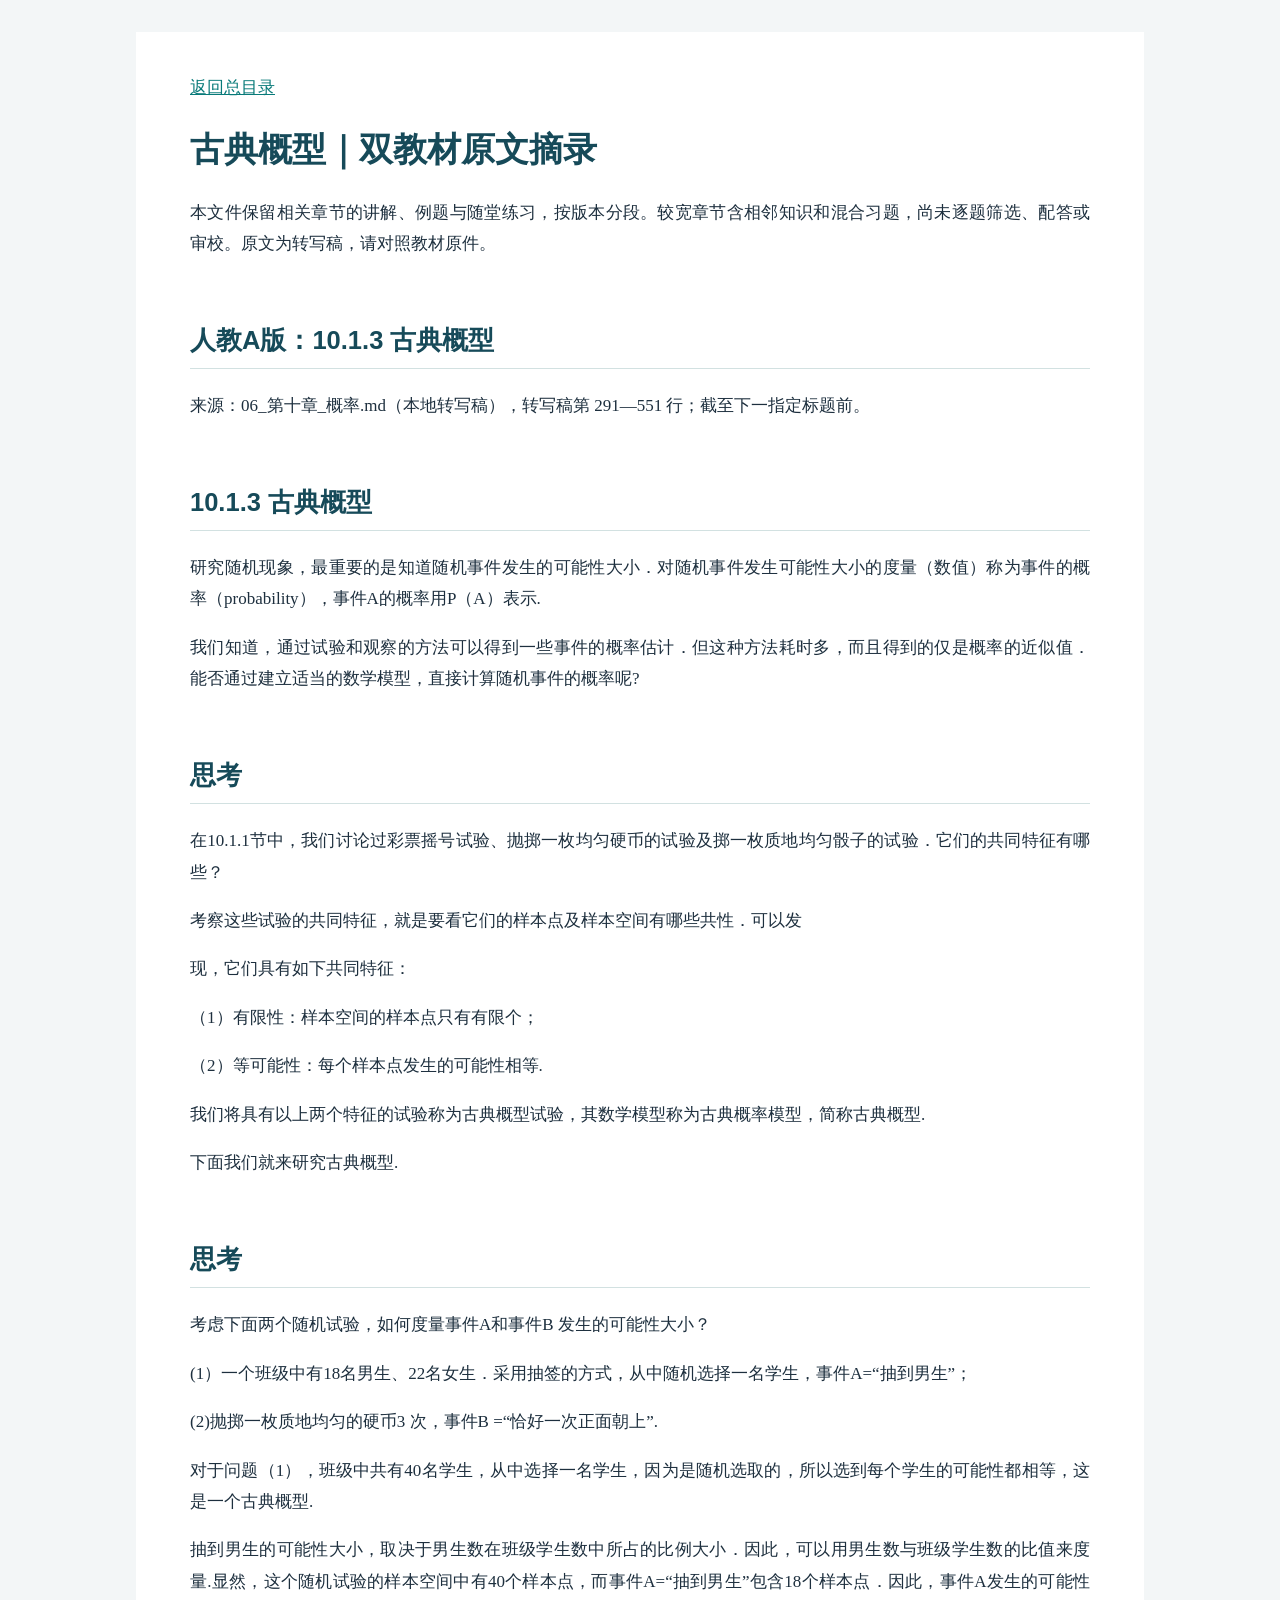
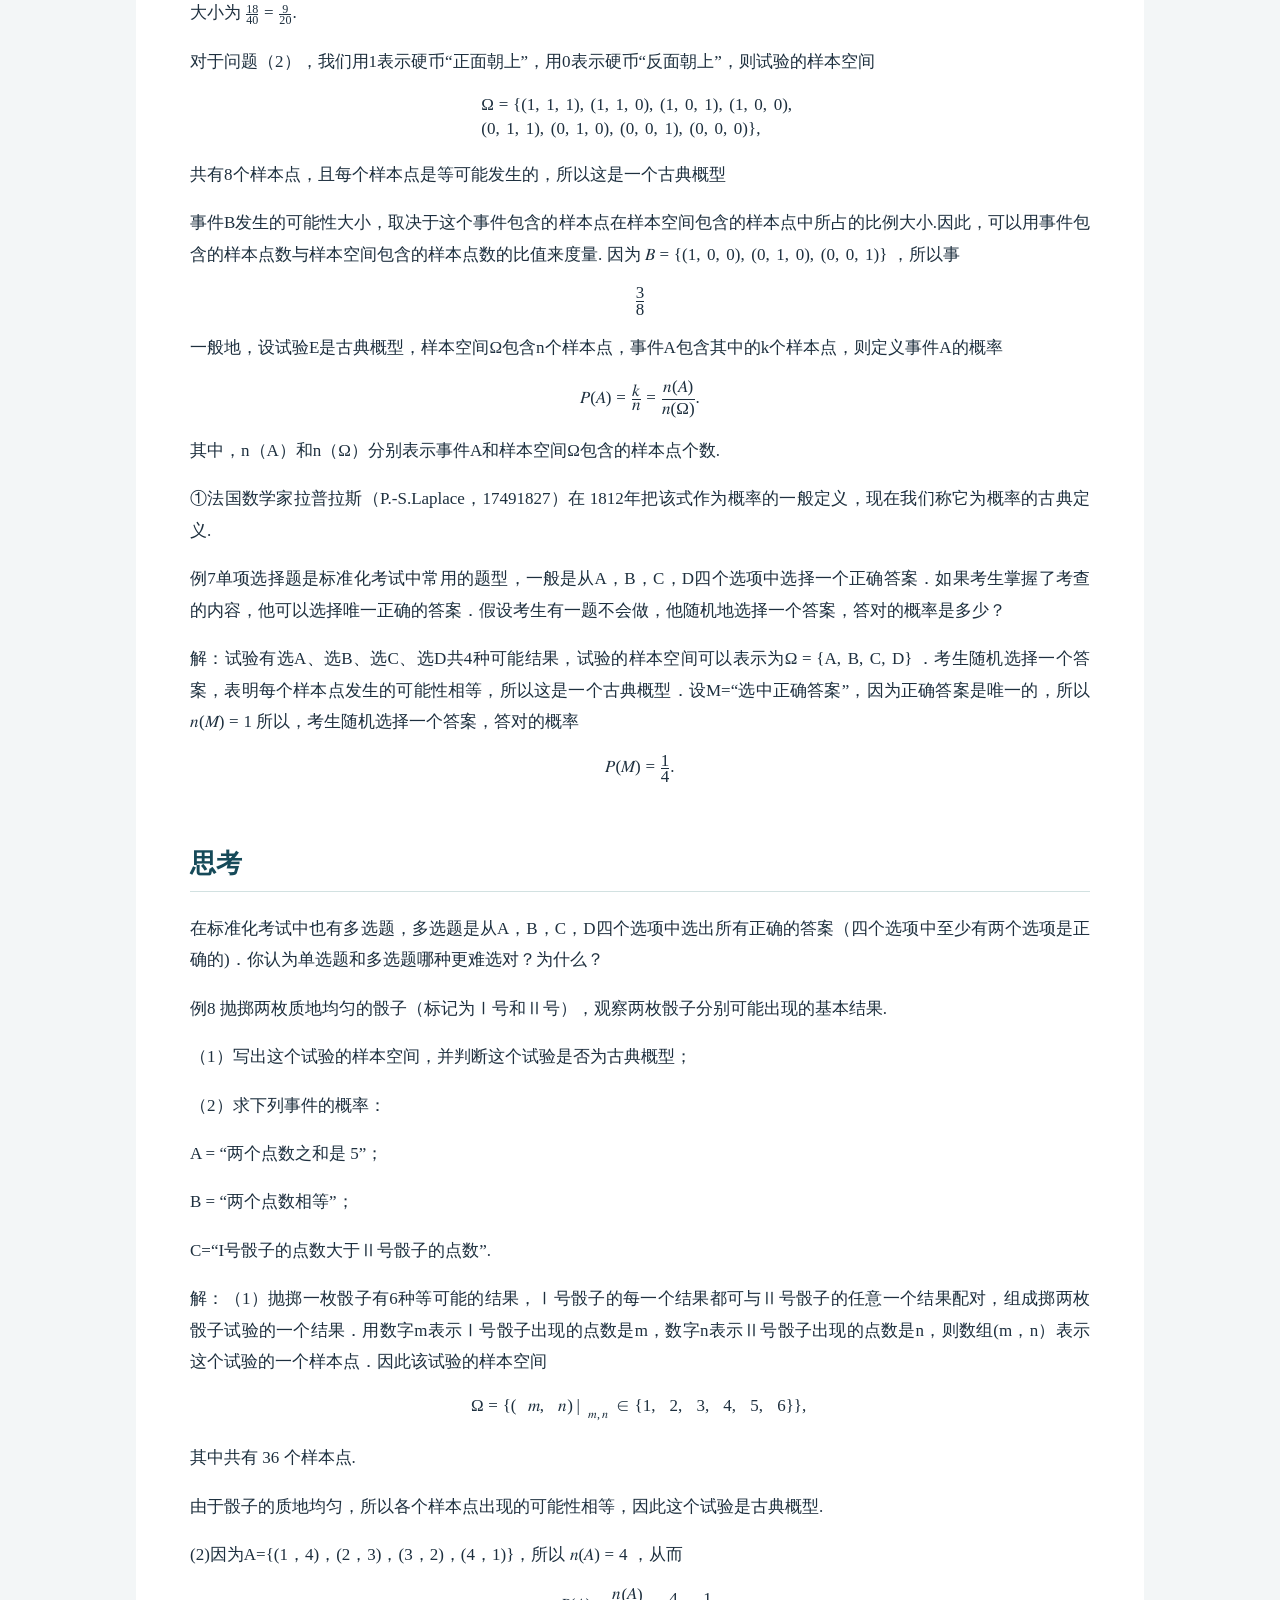
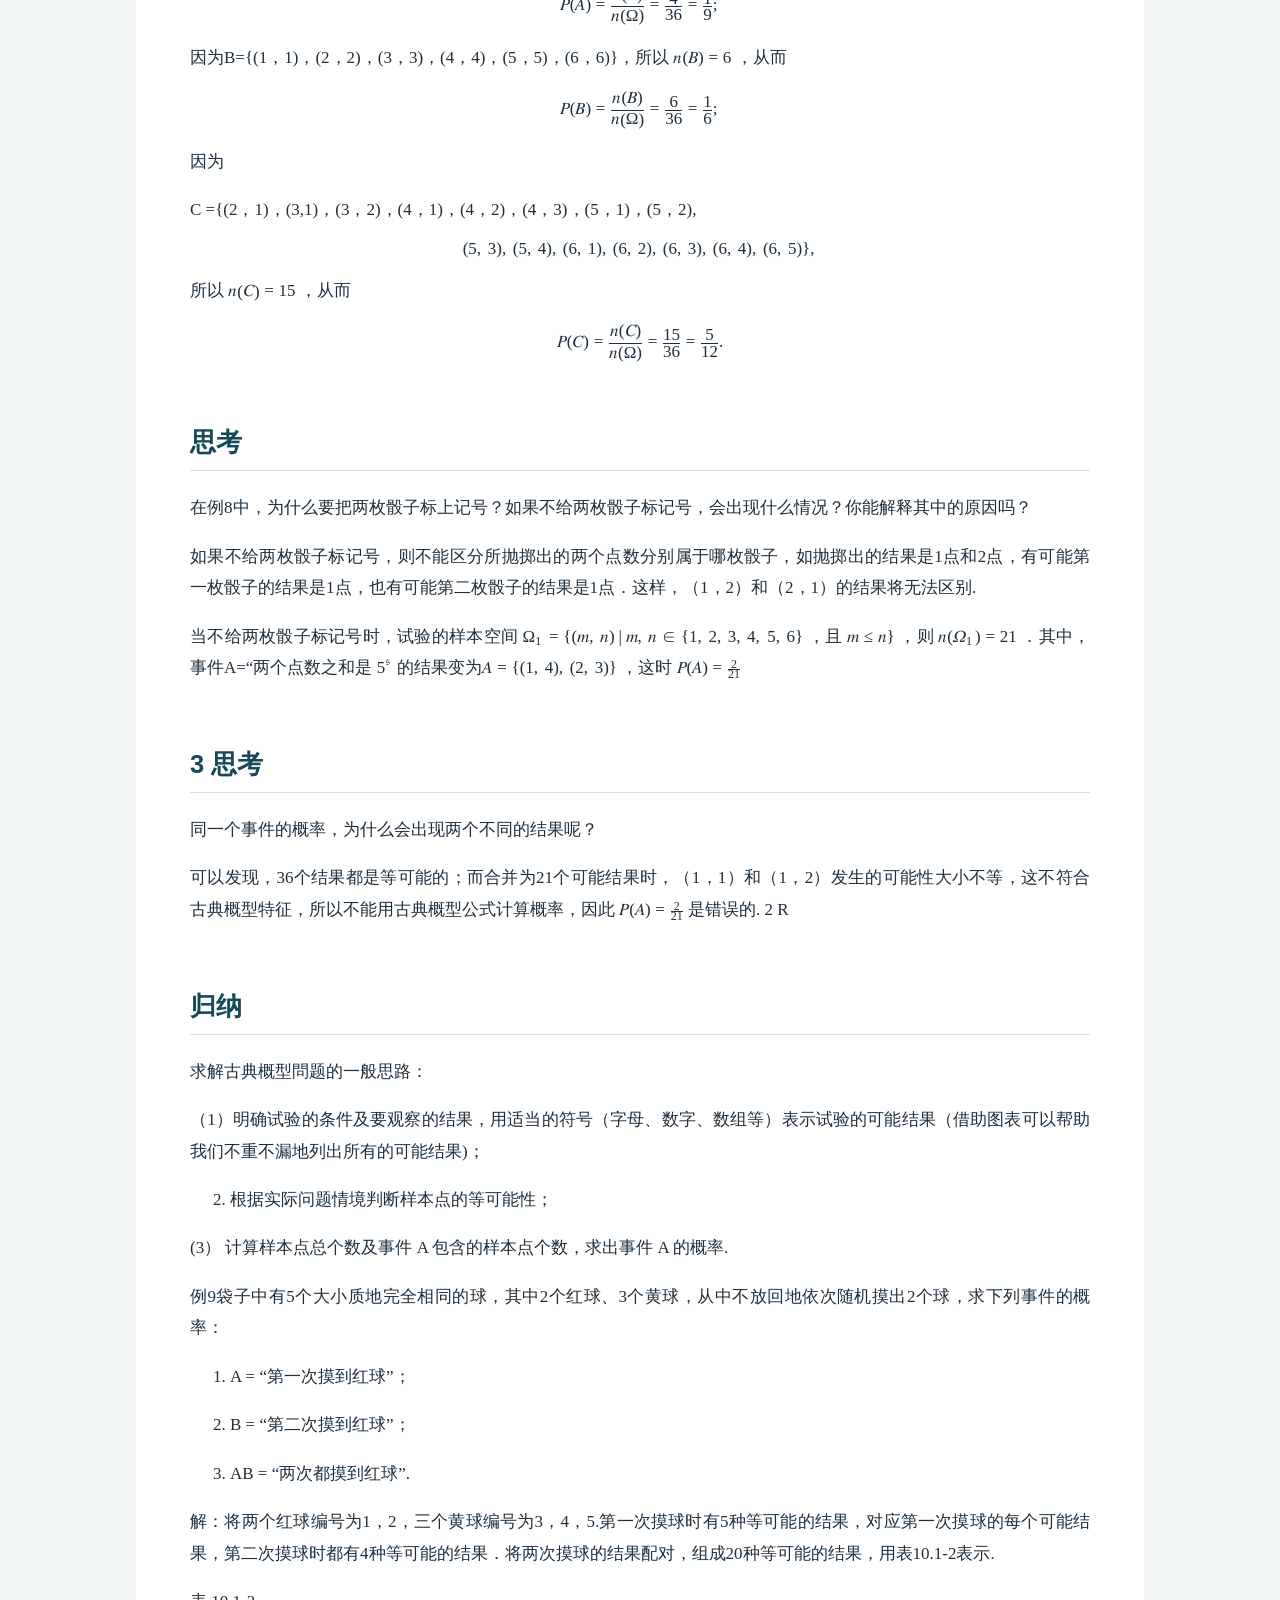
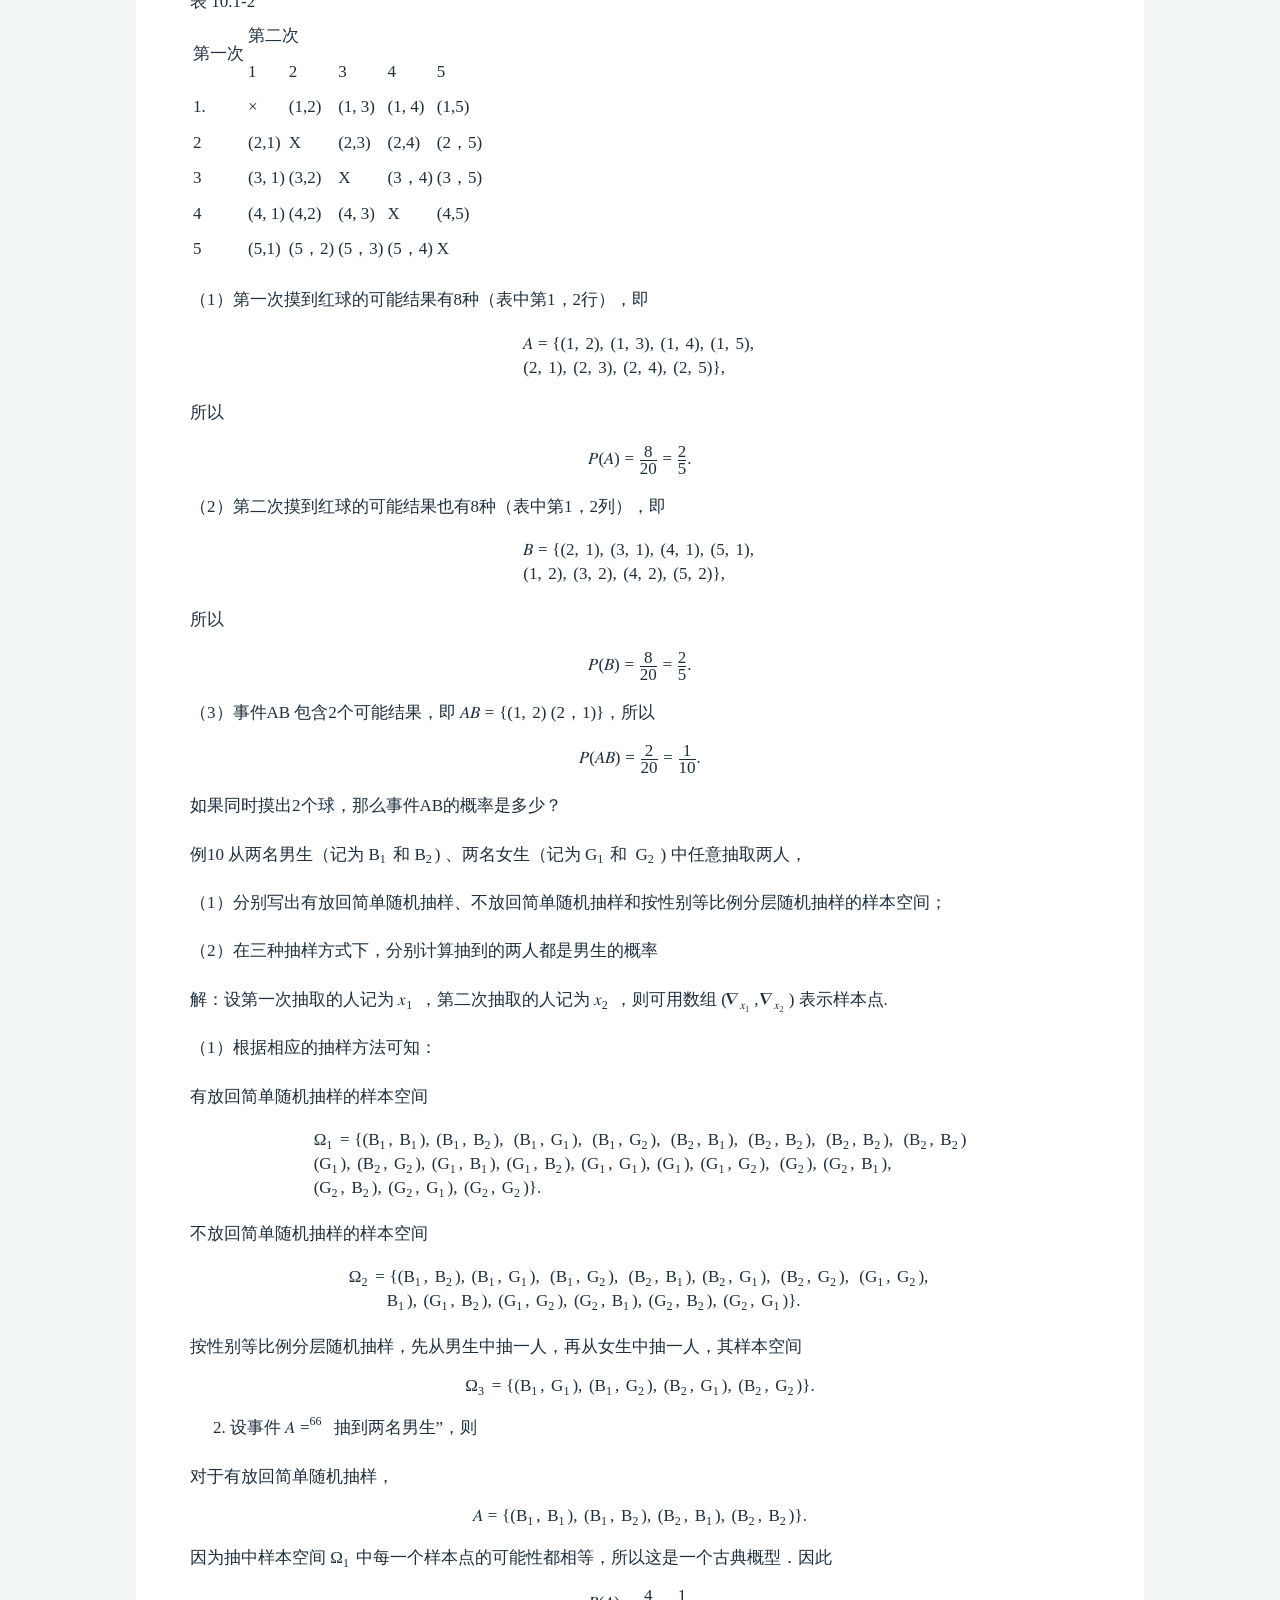
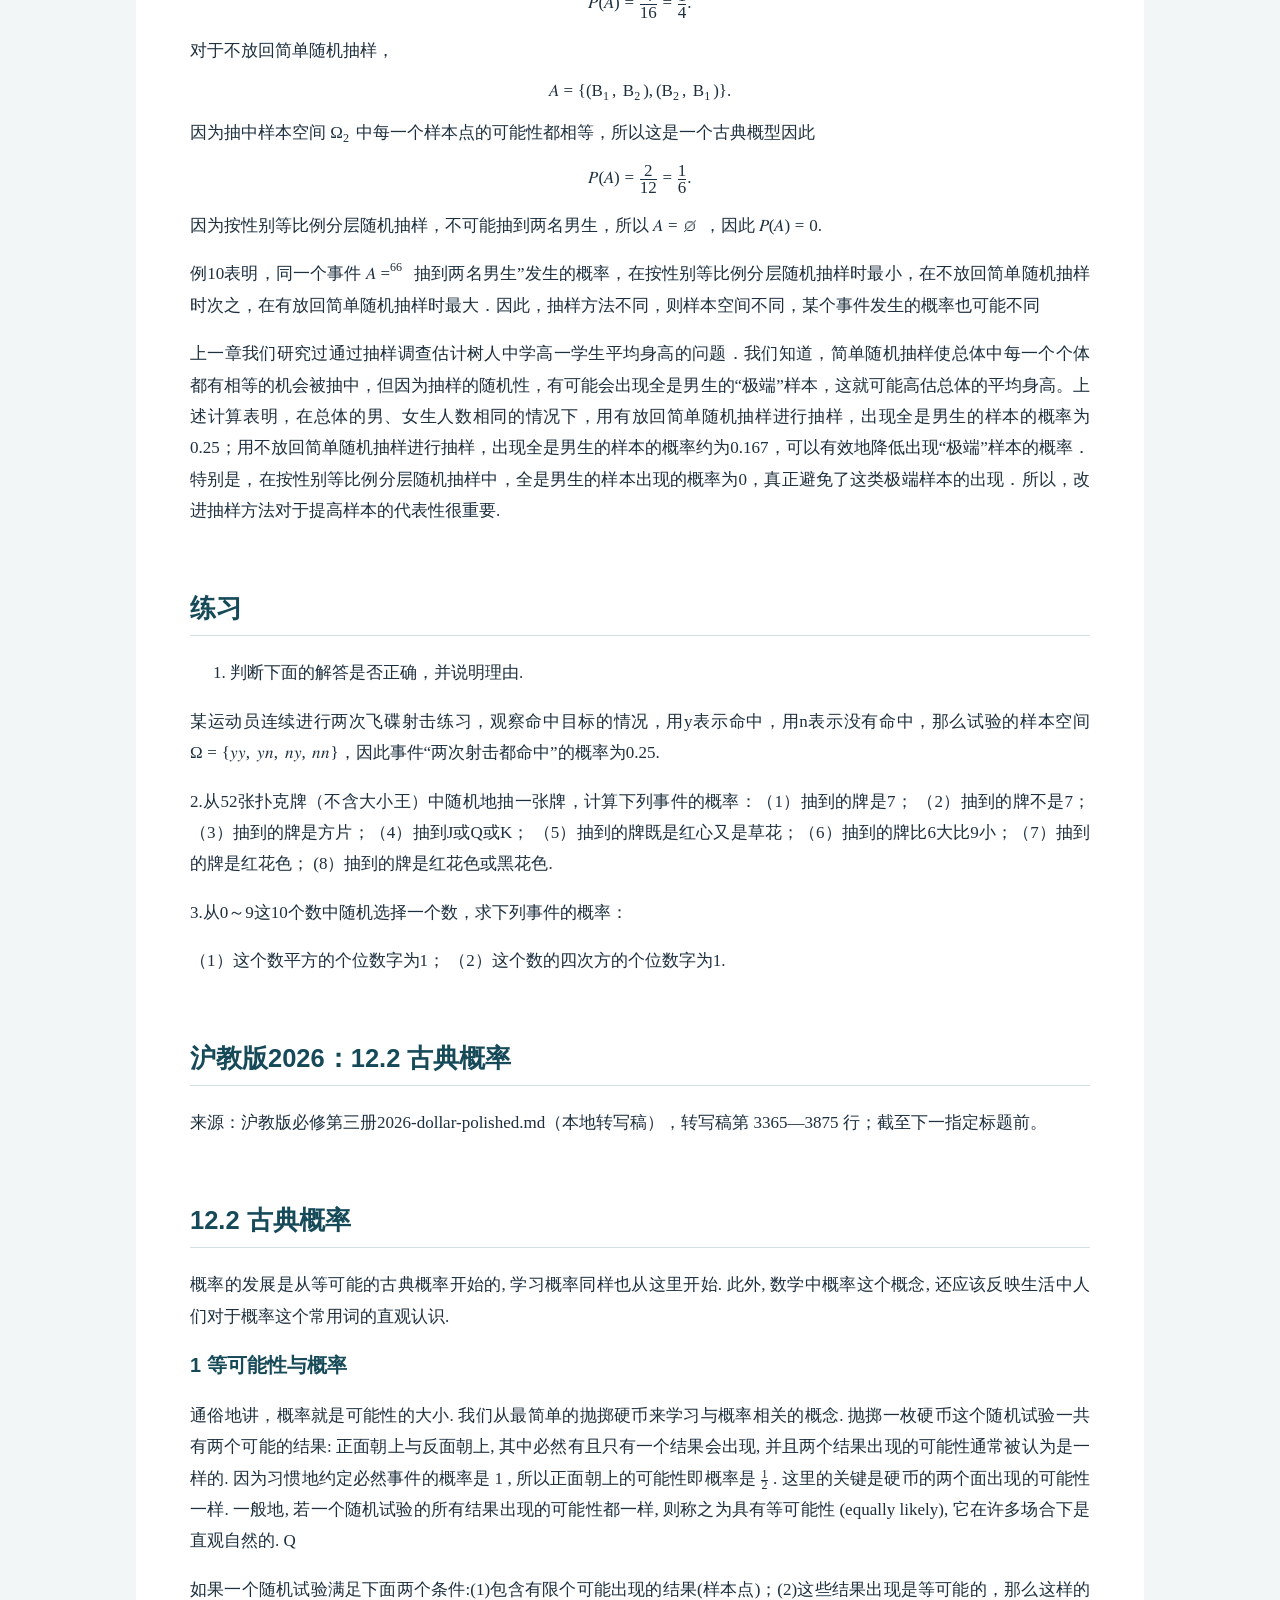
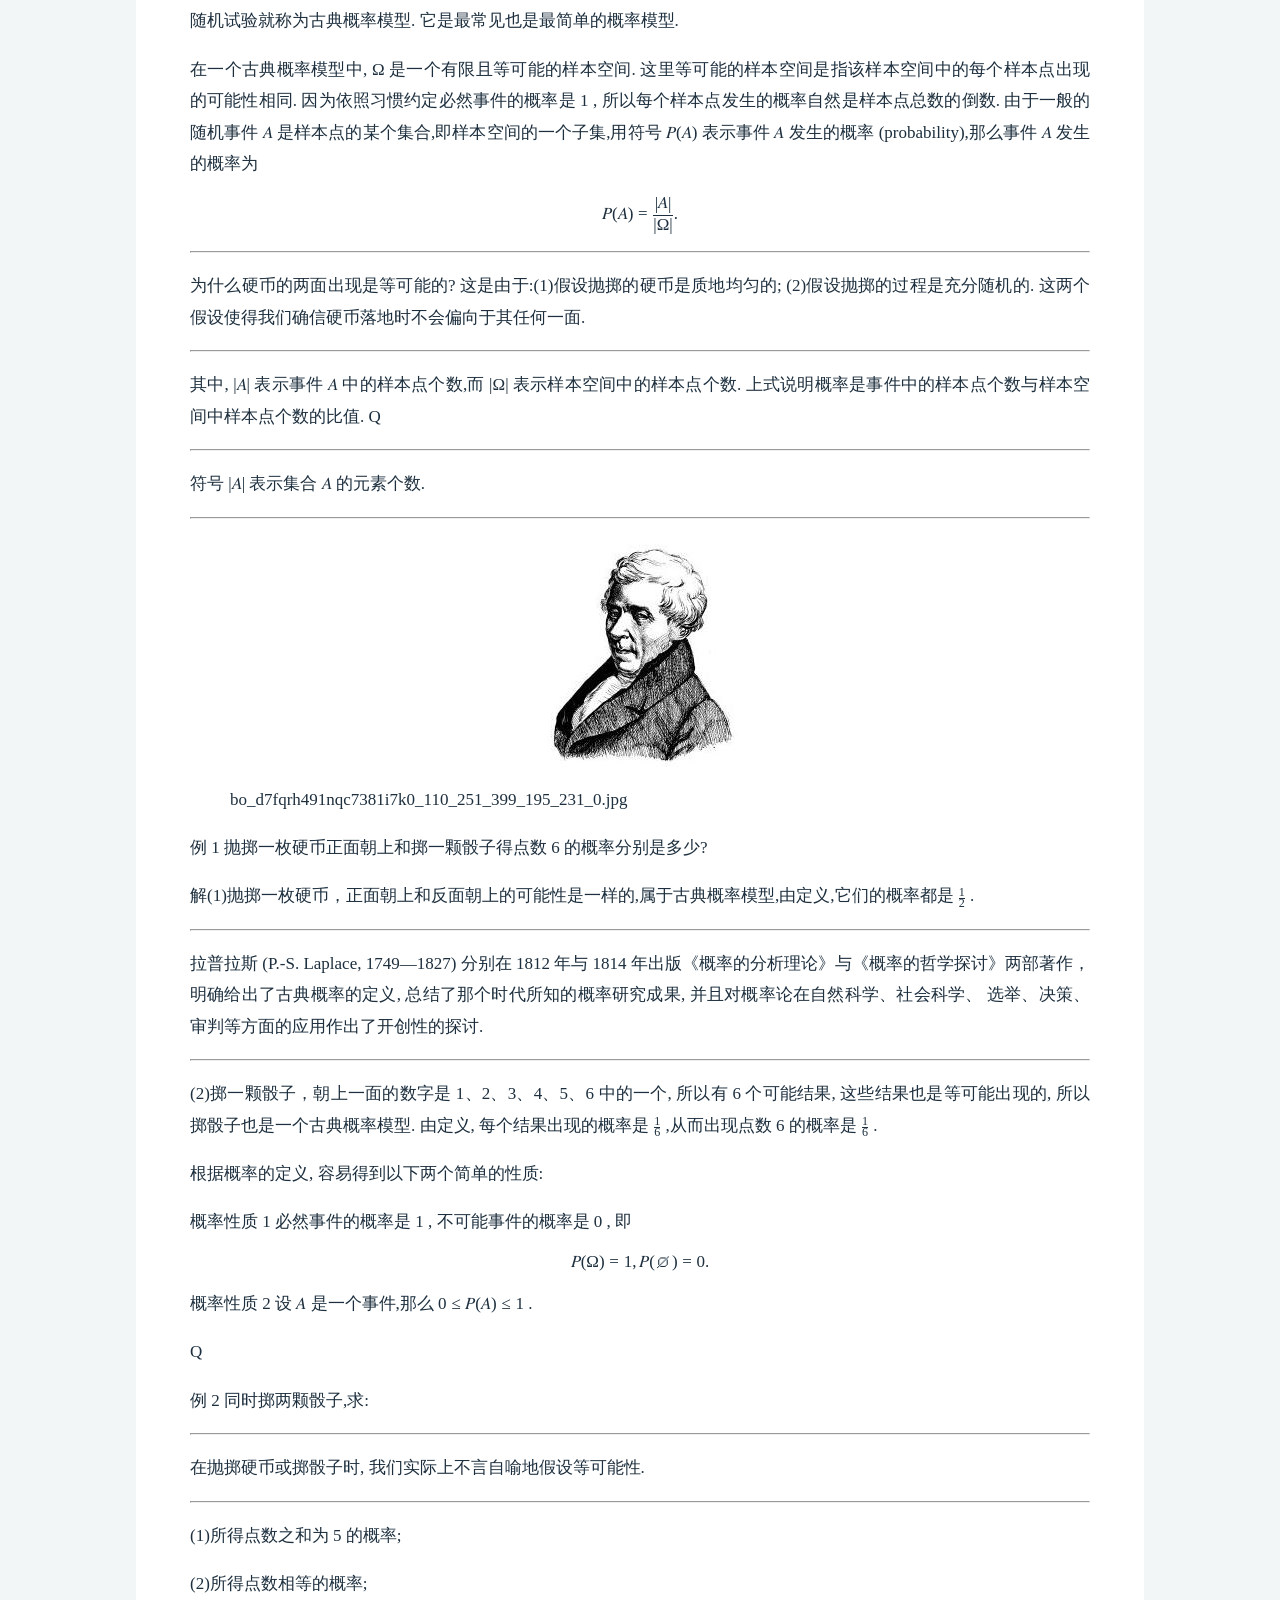
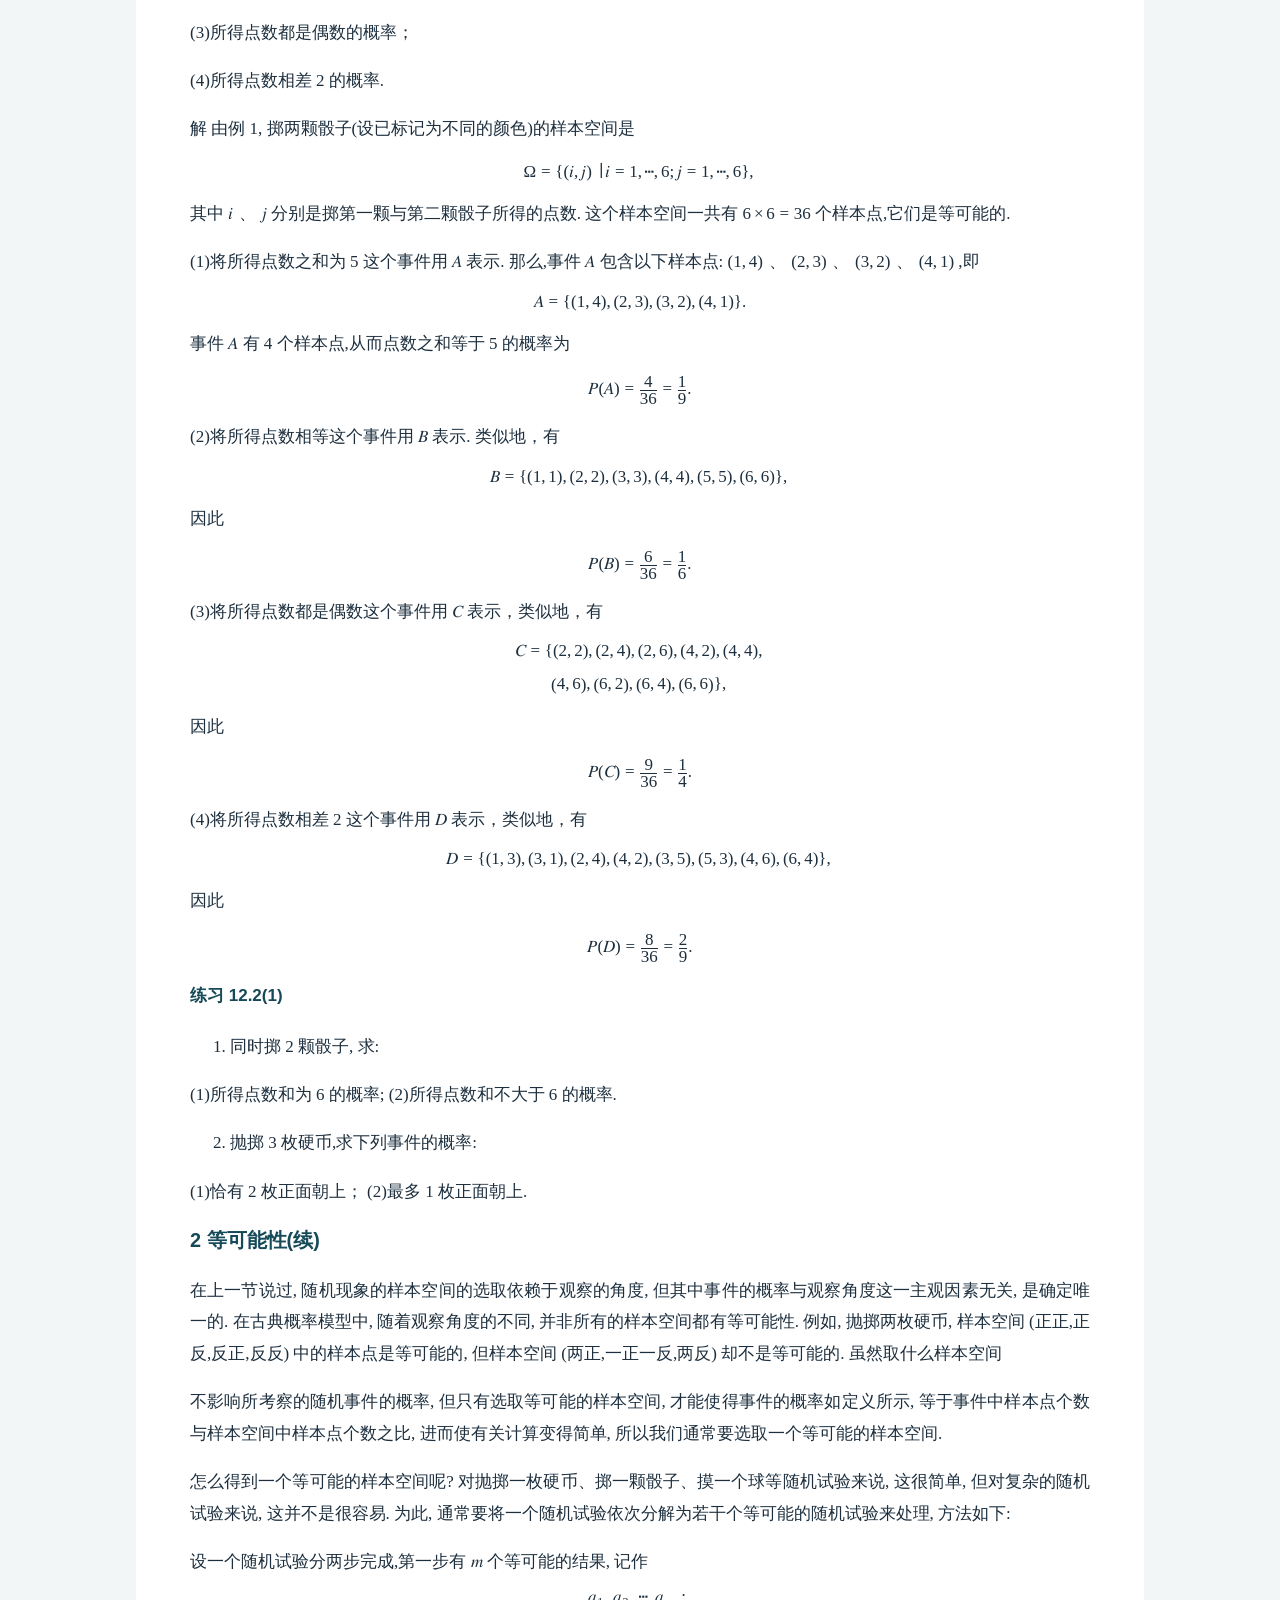
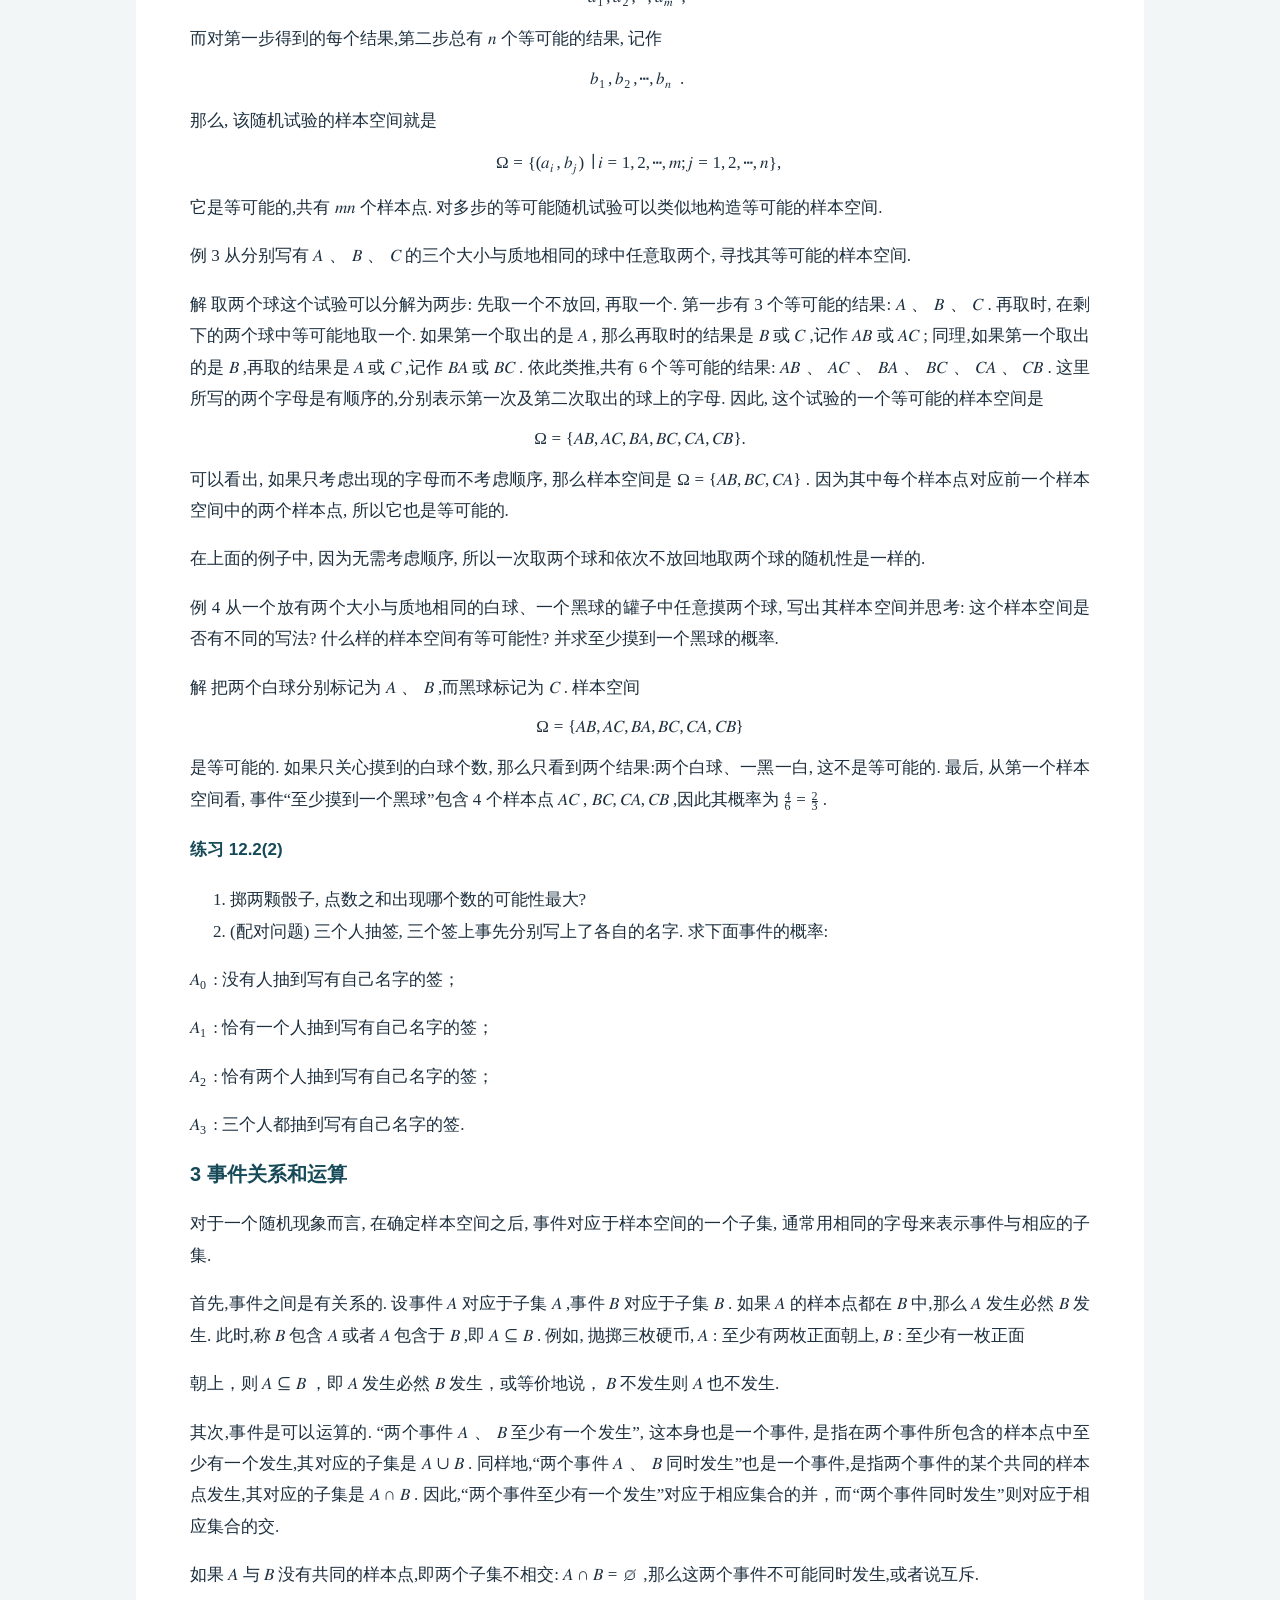
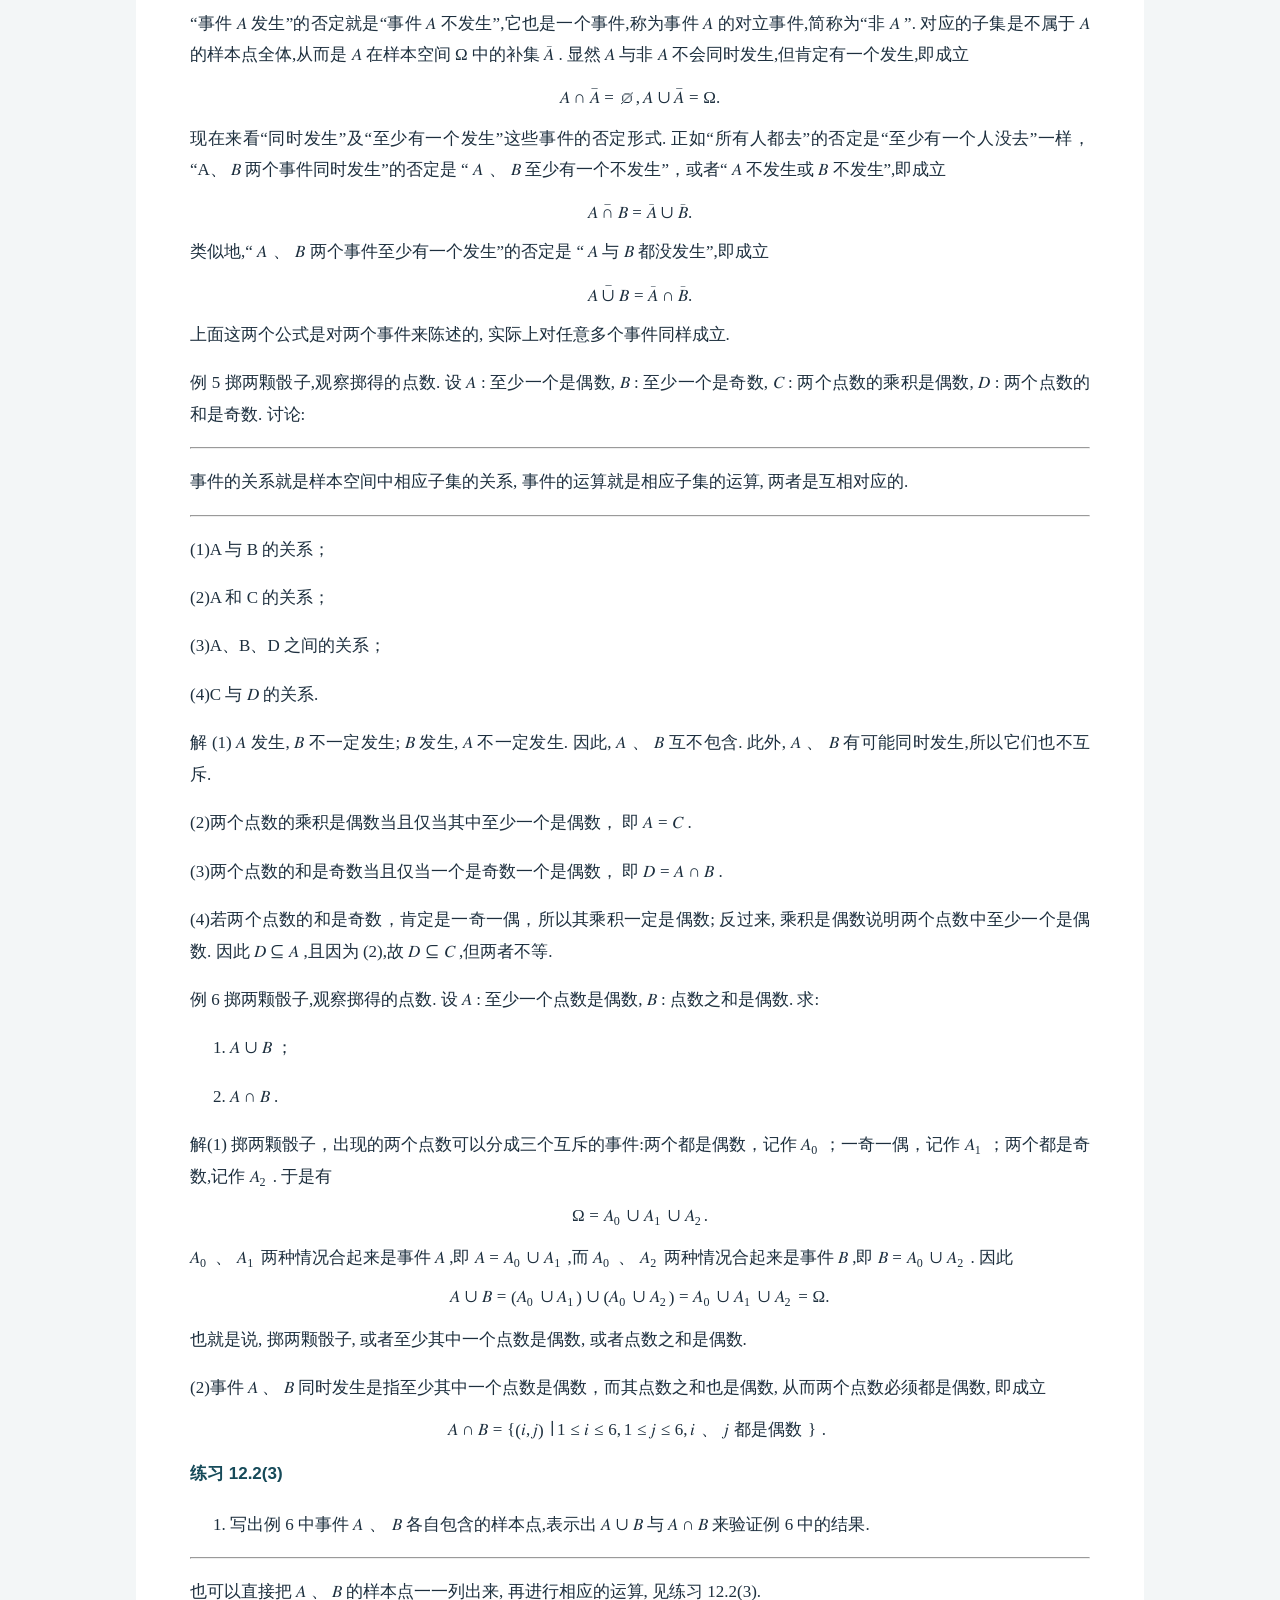
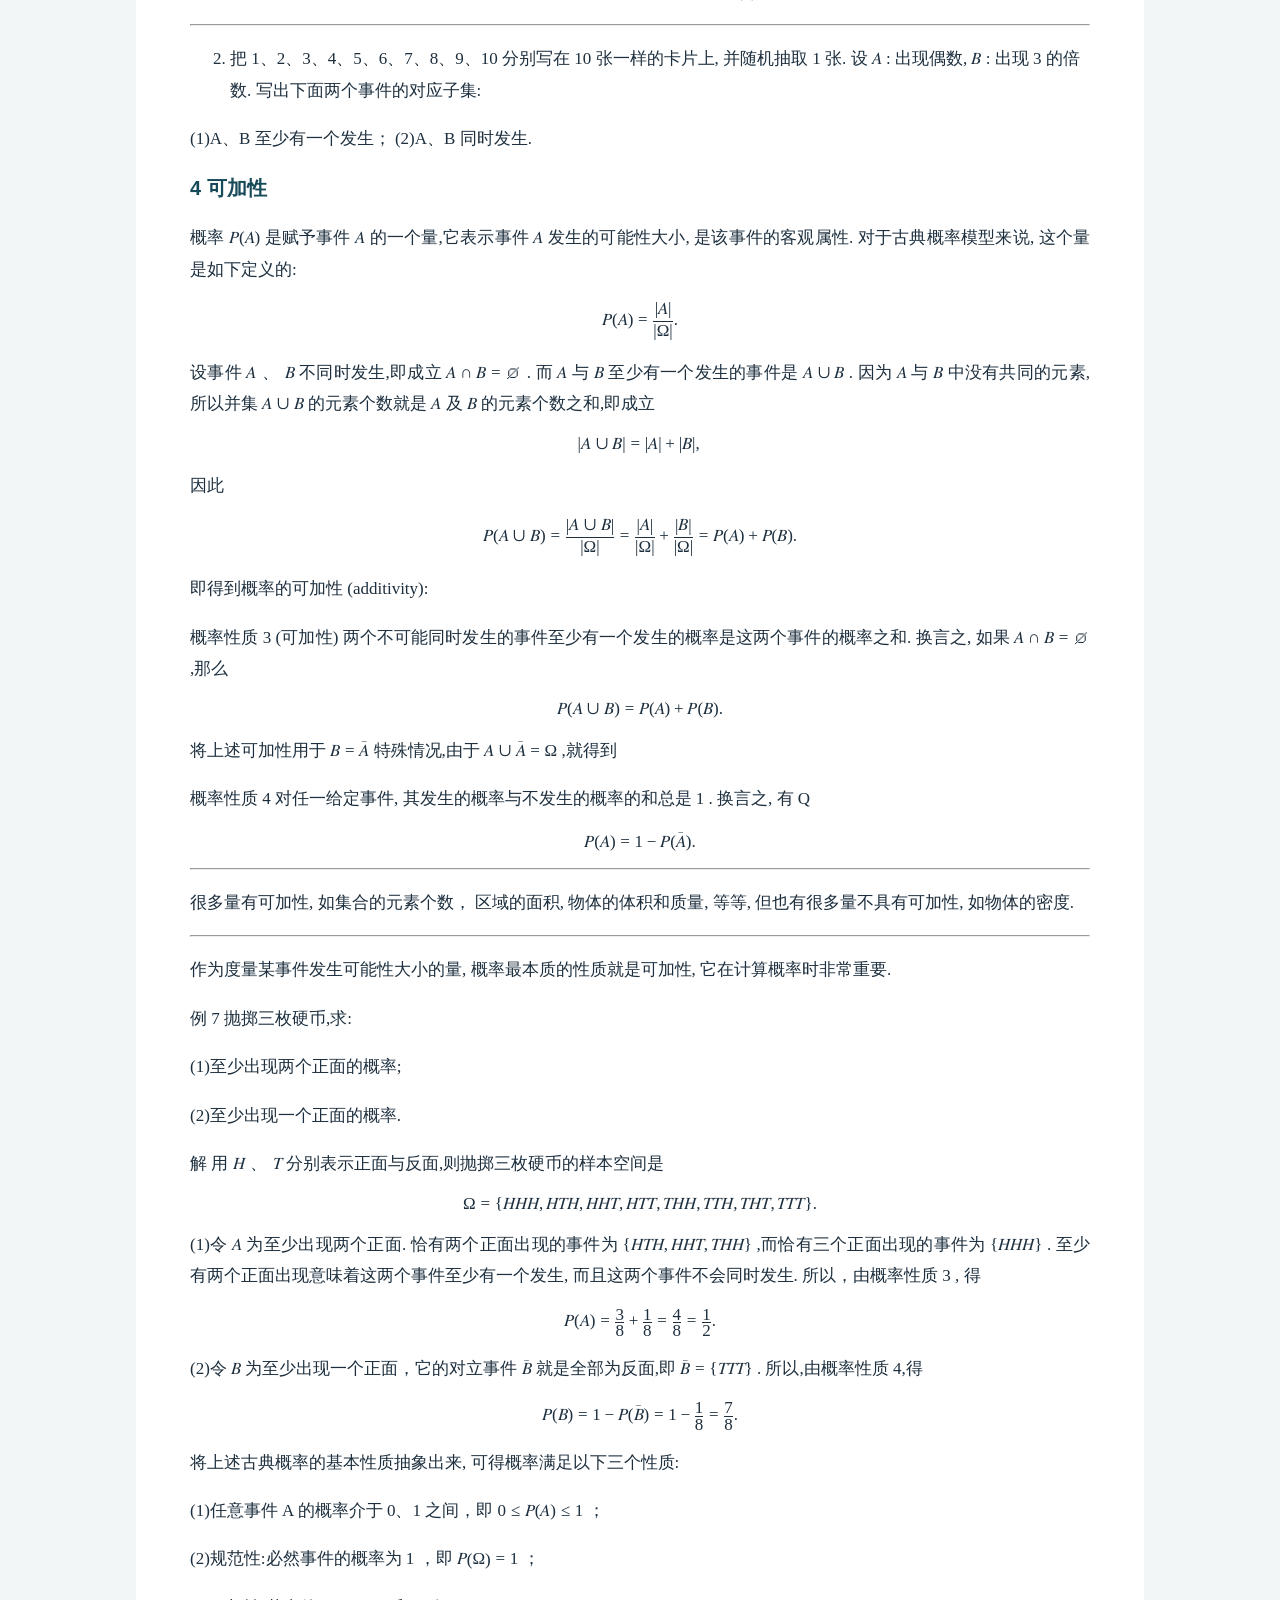
<file: 09-古典概型/index.html>
<!doctype html><html lang="zh-CN"><head><meta charset="utf-8"><meta name="viewport" content="width=device-width,initial-scale=1"><meta name="author" content="chengbai"><link rel="stylesheet" href="../阅读样式.css"><title>教材专题摘录</title></head><body><main><nav><a href="../index.html">返回总目录</a></nav><h1 id="古典概型双教材原文摘录">古典概型｜双教材原文摘录</h1>
<p>本文件保留相关章节的讲解、例题与随堂练习，按版本分段。较宽章节含相邻知识和混合习题，尚未逐题筛选、配答或审校。原文为转写稿，请对照教材原件。</p>
<h2 id="人教a版10.1.3-古典概型">人教A版：10.1.3 古典概型</h2>
<p>来源：06_第十章_概率.md（本地转写稿），转写稿第
291—551 行；截至下一指定标题前。</p>
<h2 id="古典概型">10.1.3 古典概型</h2>
<p>研究随机现象，最重要的是知道随机事件发生的可能性大小．对随机事件发生可能性大小的度量（数值）称为事件的概率（probability），事件A的概率用P（A）表示.</p>
<p>我们知道，通过试验和观察的方法可以得到一些事件的概率估计．但这种方法耗时多，而且得到的仅是概率的近似值．能否通过建立适当的数学模型，直接计算随机事件的概率呢?</p>
<h2 id="思考">思考</h2>
<p>在10.1.1节中，我们讨论过彩票摇号试验、抛掷一枚均匀硬币的试验及掷一枚质地均匀骰子的试验．它们的共同特征有哪些？</p>
<p>考察这些试验的共同特征，就是要看它们的样本点及样本空间有哪些共性．可以发</p>
<p>现，它们具有如下共同特征：</p>
<p>（1）有限性：样本空间的样本点只有有限个；</p>
<p>（2）等可能性：每个样本点发生的可能性相等.</p>
<p>我们将具有以上两个特征的试验称为古典概型试验，其数学模型称为古典概率模型，简称古典概型.</p>
<p>下面我们就来研究古典概型.</p>
<h2 id="思考-1">思考</h2>
<p>考虑下面两个随机试验，如何度量事件A和事件B 发生的可能性大小？</p>
<p>(1）一个班级中有18名男生、22名女生．采用抽签的方式，从中随机选择一名学生，事件A=“抽到男生”；</p>
<p>(2)抛掷一枚质地均匀的硬币3 次，事件B =“恰好一次正面朝上”.</p>
<p>对于问题（1），班级中共有40名学生，从中选择一名学生，因为是随机选取的，所以选到每个学生的可能性都相等，这是一个古典概型.</p>
<p>抽到男生的可能性大小，取决于男生数在班级学生数中所占的比例大小．因此，可以用男生数与班级学生数的比值来度量.显然，这个随机试验的样本空间中有40个样本点，而事件A=“抽到男生”包含18个样本点．因此，事件A发生的可能性大小为
<math display="inline" xmlns="http://www.w3.org/1998/Math/MathML"><semantics><mrow><mfrac><mrow><mn>1</mn><mn>8</mn></mrow><mrow><mn>4</mn><mn>0</mn></mrow></mfrac><mo>=</mo><mfrac><mn>9</mn><mrow><mn>2</mn><mn>0</mn></mrow></mfrac><mi>.</mi></mrow><annotation encoding="application/x-tex">{ \frac { 1 8 } { 4 0 } } { = } { \frac { 9 } { 2 0 } } .</annotation></semantics></math></p>
<p>对于问题（2），我们用1表示硬币“正面朝上”，用0表示硬币“反面朝上”，则试验的样本空间</p>
<p><math display="block" xmlns="http://www.w3.org/1998/Math/MathML"><semantics><mtable><mtr><mtd columnalign="right" style="text-align: right"><mi mathvariant="normal">Ω</mi><mo>=</mo><mo stretchy="false" form="prefix">{</mo><mo stretchy="false" form="prefix">(</mo><mn>1</mn><mo>,</mo><mspace width="0.222em"></mspace><mn>1</mn><mo>,</mo><mspace width="0.222em"></mspace><mn>1</mn><mo stretchy="false" form="postfix">)</mo><mo>,</mo><mspace width="0.222em"></mspace><mo stretchy="false" form="prefix">(</mo><mn>1</mn><mo>,</mo><mspace width="0.222em"></mspace><mn>1</mn><mo>,</mo><mspace width="0.222em"></mspace><mn>0</mn><mo stretchy="false" form="postfix">)</mo><mo>,</mo><mspace width="0.222em"></mspace><mo stretchy="false" form="prefix">(</mo><mn>1</mn><mo>,</mo><mspace width="0.222em"></mspace><mn>0</mn><mo>,</mo><mspace width="0.222em"></mspace><mn>1</mn><mo stretchy="false" form="postfix">)</mo><mo>,</mo><mspace width="0.222em"></mspace><mo stretchy="false" form="prefix">(</mo><mn>1</mn><mo>,</mo><mspace width="0.222em"></mspace><mn>0</mn><mo>,</mo><mspace width="0.222em"></mspace><mn>0</mn><mo stretchy="false" form="postfix">)</mo><mo>,</mo><mspace width="0.222em"></mspace></mtd></mtr><mtr><mtd columnalign="right" style="text-align: right"><mo stretchy="false" form="prefix">(</mo><mn>0</mn><mo>,</mo><mspace width="0.222em"></mspace><mn>1</mn><mo>,</mo><mspace width="0.222em"></mspace><mn>1</mn><mo stretchy="false" form="postfix">)</mo><mo>,</mo><mspace width="0.222em"></mspace><mo stretchy="false" form="prefix">(</mo><mn>0</mn><mo>,</mo><mspace width="0.222em"></mspace><mn>1</mn><mo>,</mo><mspace width="0.222em"></mspace><mn>0</mn><mo stretchy="false" form="postfix">)</mo><mo>,</mo><mspace width="0.222em"></mspace><mo stretchy="false" form="prefix">(</mo><mn>0</mn><mo>,</mo><mspace width="0.222em"></mspace><mn>0</mn><mo>,</mo><mspace width="0.222em"></mspace><mn>1</mn><mo stretchy="false" form="postfix">)</mo><mo>,</mo><mspace width="0.222em"></mspace><mo stretchy="false" form="prefix">(</mo><mn>0</mn><mo>,</mo><mspace width="0.222em"></mspace><mn>0</mn><mo>,</mo><mspace width="0.222em"></mspace><mn>0</mn><mo stretchy="false" form="postfix">)</mo><mo stretchy="false" form="postfix">}</mo><mo>,</mo></mtd></mtr></mtable><annotation encoding="application/x-tex">\begin{array} { r } { \Omega = \{ ( 1 , \ 1 , \ 1 ) , \ ( 1 , \ 1 , \ 0 ) , \ ( 1 , \ 0 , \ 1 ) , \ ( 1 , \ 0 , \ 0 ) , \ } \\ { ( 0 , \ 1 , \ 1 ) , \ ( 0 , \ 1 , \ 0 ) , \ ( 0 , \ 0 , \ 1 ) , \ ( 0 , \ 0 , \ 0 ) \} , } \end{array}</annotation></semantics></math></p>
<p>共有8个样本点，且每个样本点是等可能发生的，所以这是一个古典概型</p>
<p>事件B发生的可能性大小，取决于这个事件包含的样本点在样本空间包含的样本点中所占的比例大小.因此，可以用事件包含的样本点数与样本空间包含的样本点数的比值来度量.
因为
<math display="inline" xmlns="http://www.w3.org/1998/Math/MathML"><semantics><mrow><mi>B</mi><mo>=</mo><mo stretchy="false" form="prefix">{</mo><mo stretchy="false" form="prefix">(</mo><mn>1</mn><mo>,</mo><mspace width="0.222em"></mspace><mn>0</mn><mo>,</mo><mspace width="0.222em"></mspace><mn>0</mn><mo stretchy="false" form="postfix">)</mo><mo>,</mo><mspace width="0.222em"></mspace><mo stretchy="false" form="prefix">(</mo><mn>0</mn><mo>,</mo><mspace width="0.222em"></mspace><mn>1</mn><mo>,</mo><mspace width="0.222em"></mspace><mn>0</mn><mo stretchy="false" form="postfix">)</mo><mo>,</mo><mspace width="0.222em"></mspace><mo stretchy="false" form="prefix">(</mo><mn>0</mn><mo>,</mo><mspace width="0.222em"></mspace><mn>0</mn><mo>,</mo><mspace width="0.222em"></mspace><mn>1</mn><mo stretchy="false" form="postfix">)</mo><mo stretchy="false" form="postfix">}</mo></mrow><annotation encoding="application/x-tex">B = \{ ( 1 , \ 0 , \ 0 ) , \ ( 0 , \ 1 , \ 0 ) , \ ( 0 , \ 0 , \ 1 ) \}</annotation></semantics></math>
，所以事</p>
<p><math display="block" xmlns="http://www.w3.org/1998/Math/MathML"><semantics><mfrac><mn>3</mn><mn>8</mn></mfrac><annotation encoding="application/x-tex">\frac { 3 } { 8 }</annotation></semantics></math></p>
<p>一般地，设试验E是古典概型，样本空间Ω包含n个样本点，事件A包含其中的k个样本点，则定义事件A的概率</p>
<p><math display="block" xmlns="http://www.w3.org/1998/Math/MathML"><semantics><mrow><mi>P</mi><mo stretchy="false" form="prefix">(</mo><mi>A</mi><mo stretchy="false" form="postfix">)</mo><mo>=</mo><mfrac><mi>k</mi><mi>n</mi></mfrac><mo>=</mo><mfrac><mrow><mi>n</mi><mo stretchy="false" form="prefix">(</mo><mi>A</mi><mo stretchy="false" form="postfix">)</mo></mrow><mrow><mi>n</mi><mo stretchy="false" form="prefix">(</mo><mi mathvariant="normal">Ω</mi><mo stretchy="false" form="postfix">)</mo></mrow></mfrac><mi>.</mi></mrow><annotation encoding="application/x-tex">P ( A ) = \frac { k } { n } = \frac { n ( A ) } { n ( \Omega ) } .</annotation></semantics></math></p>
<p>其中，n（A）和n（Ω）分别表示事件A和样本空间Ω包含的样本点个数.</p>
<p>①法国数学家拉普拉斯（P.-S.Laplace，17491827）在
1812年把该式作为概率的一般定义，现在我们称它为概率的古典定义.</p>
<p><span id="candidate-136"></span></p>
<p>例7单项选择题是标准化考试中常用的题型，一般是从A，B，C，D四个选项中选择一个正确答案．如果考生掌握了考查的内容，他可以选择唯一正确的答案．假设考生有一题不会做，他随机地选择一个答案，答对的概率是多少？</p>
<p>解：试验有选A、选B、选C、选D共4种可能结果，试验的样本空间可以表示为<math display="inline" xmlns="http://www.w3.org/1998/Math/MathML"><semantics><mrow><mi mathvariant="normal">Ω</mi><mo>=</mo><mo stretchy="false" form="prefix">{</mo><mi mathvariant="normal">A</mi><mo>,</mo><mspace width="0.222em"></mspace><mi mathvariant="normal">B</mi><mo>,</mo><mspace width="0.222em"></mspace><mi mathvariant="normal">C</mi><mo>,</mo><mspace width="0.222em"></mspace><mi mathvariant="normal">D</mi><mo stretchy="false" form="postfix">}</mo></mrow><annotation encoding="application/x-tex">\Omega = \{ \mathrm { A } , \ \mathrm { B } , \ \mathrm { C } , \ \mathrm { D } \}</annotation></semantics></math>
．考生随机选择一个答案，表明每个样本点发生的可能性相等，所以这是一个古典概型．设M=“选中正确答案”，因为正确答案是唯一的，所以
<math display="inline" xmlns="http://www.w3.org/1998/Math/MathML"><semantics><mrow><mi>n</mi><mo stretchy="false" form="prefix">(</mo><mi>M</mi><mo stretchy="false" form="postfix">)</mo><mo>=</mo><mn>1</mn></mrow><annotation encoding="application/x-tex">n ( M ) = 1</annotation></semantics></math>
所以，考生随机选择一个答案，答对的概率</p>
<p><math display="block" xmlns="http://www.w3.org/1998/Math/MathML"><semantics><mrow><mi>P</mi><mo stretchy="false" form="prefix">(</mo><mi>M</mi><mo stretchy="false" form="postfix">)</mo><mo>=</mo><mfrac><mn>1</mn><mn>4</mn></mfrac><mi>.</mi></mrow><annotation encoding="application/x-tex">P ( M ) = { \frac { 1 } { 4 } } .</annotation></semantics></math></p>
<h2 id="思考-2">思考</h2>
<p>在标准化考试中也有多选题，多选题是从A，B，C，D四个选项中选出所有正确的答案（四个选项中至少有两个选项是正确的)．你认为单选题和多选题哪种更难选对？为什么？</p>
<p><span id="candidate-137"></span></p>
<p>例8
抛掷两枚质地均匀的骰子（标记为Ⅰ号和Ⅱ号），观察两枚骰子分别可能出现的基本结果.</p>
<p>（1）写出这个试验的样本空间，并判断这个试验是否为古典概型；</p>
<p>（2）求下列事件的概率：</p>
<p>A = “两个点数之和是 5”；</p>
<p>B = “两个点数相等”；</p>
<p>C=“I号骰子的点数大于Ⅱ号骰子的点数”.</p>
<p>解：（1）抛掷一枚骰子有6种等可能的结果，Ⅰ号骰子的每一个结果都可与Ⅱ号骰子的任意一个结果配对，组成掷两枚骰子试验的一个结果．用数字m表示Ⅰ号骰子出现的点数是m，数字n表示Ⅱ号骰子出现的点数是n，则数组(m，n）表示这个试验的一个样本点．因此该试验的样本空间</p>
<p><math display="block" xmlns="http://www.w3.org/1998/Math/MathML"><semantics><mtable><mtr><mtd columnalign="right" style="text-align: right"><mi mathvariant="normal">Ω</mi><mo>=</mo><mo stretchy="false" form="prefix">{</mo><mo stretchy="false" form="prefix">(</mo><mrow><mspace width="0.333em"></mspace><mtext mathvariant="bold">  </mtext><mspace width="0.333em"></mspace></mrow><mi>m</mi><mo>,</mo><mrow><mspace width="0.333em"></mspace><mtext mathvariant="bold">  </mtext><mspace width="0.333em"></mspace></mrow><mi>n</mi><mo stretchy="false" form="postfix">)</mo><mspace width="0.222em"></mspace><msub><mo stretchy="false" form="prefix">|</mo><mrow><mrow><mspace width="0.333em"></mspace><mtext mathvariant="bold">  </mtext><mspace width="0.333em"></mspace></mrow><mi>m</mi><mo>,</mo><mi>n</mi></mrow></msub><mo>∈</mo><mo stretchy="false" form="prefix">{</mo><mn>1</mn><mo>,</mo><mrow><mspace width="0.333em"></mspace><mtext mathvariant="bold">  </mtext><mspace width="0.333em"></mspace></mrow><mn>2</mn><mo>,</mo><mrow><mspace width="0.333em"></mspace><mtext mathvariant="bold">  </mtext><mspace width="0.333em"></mspace></mrow><mn>3</mn><mo>,</mo><mrow><mspace width="0.333em"></mspace><mtext mathvariant="bold">  </mtext><mspace width="0.333em"></mspace></mrow><mn>4</mn><mo>,</mo><mrow><mspace width="0.333em"></mspace><mtext mathvariant="bold">  </mtext><mspace width="0.333em"></mspace></mrow><mn>5</mn><mo>,</mo><mrow><mspace width="0.333em"></mspace><mtext mathvariant="bold">  </mtext><mspace width="0.333em"></mspace></mrow><mn>6</mn><mo stretchy="false" form="postfix">}</mo><mo stretchy="false" form="postfix">}</mo><mo>,</mo></mtd></mtr></mtable><annotation encoding="application/x-tex">\begin{array} { r } { \Omega = \{ ( \textbf { \ } m , \textbf { \ } n ) \ | _ { \textbf { \ } m , n } \in \{ 1 , \textbf { \ } 2 , \textbf { \ } 3 , \textbf { \ } 4 , \textbf { \ } 5 , \textbf { \ } 6 \} \} , } \end{array}</annotation></semantics></math></p>
<p>其中共有 36 个样本点.</p>
<p>由于骰子的质地均匀，所以各个样本点出现的可能性相等，因此这个试验是古典概型.</p>
<p>(2)因为A={(1，4)，(2，3)，(3，2)，(4，1)}，所以
<math display="inline" xmlns="http://www.w3.org/1998/Math/MathML"><semantics><mrow><mi>n</mi><mrow><mo stretchy="true" form="prefix">(</mo><mi>A</mi><mo stretchy="true" form="postfix">)</mo></mrow><mo>=</mo><mn>4</mn></mrow><annotation encoding="application/x-tex">n \left( A \right) = 4</annotation></semantics></math>
，从而</p>
<p><math display="block" xmlns="http://www.w3.org/1998/Math/MathML"><semantics><mrow><mi>P</mi><mrow><mo stretchy="true" form="prefix">(</mo><mi>A</mi><mo stretchy="true" form="postfix">)</mo></mrow><mo>=</mo><mfrac><mrow><mi>n</mi><mrow><mo stretchy="true" form="prefix">(</mo><mi>A</mi><mo stretchy="true" form="postfix">)</mo></mrow></mrow><mrow><mi>n</mi><mrow><mo stretchy="true" form="prefix">(</mo><mi mathvariant="normal">Ω</mi><mo stretchy="true" form="postfix">)</mo></mrow></mrow></mfrac><mo>=</mo><mfrac><mn>4</mn><mrow><mn>3</mn><mn>6</mn></mrow></mfrac><mo>=</mo><mfrac><mn>1</mn><mn>9</mn></mfrac><mo>;</mo></mrow><annotation encoding="application/x-tex">P \left( A \right) = \frac { n \left( A \right) } { n \left( \Omega \right) } = \frac { 4 } { 3 6 } = \frac { 1 } { 9 } ;</annotation></semantics></math></p>
<p>因为B={(1，1)，(2，2)，(3，3)，(4，4)，(5，5)，(6，6)}，所以
<math display="inline" xmlns="http://www.w3.org/1998/Math/MathML"><semantics><mrow><mi>n</mi><mo stretchy="false" form="prefix">(</mo><mi>B</mi><mo stretchy="false" form="postfix">)</mo><mo>=</mo><mn>6</mn></mrow><annotation encoding="application/x-tex">n ( B ) = 6</annotation></semantics></math>
，从而</p>
<p><math display="block" xmlns="http://www.w3.org/1998/Math/MathML"><semantics><mrow><mi>P</mi><mo stretchy="false" form="prefix">(</mo><mi>B</mi><mo stretchy="false" form="postfix">)</mo><mo>=</mo><mfrac><mrow><mi>n</mi><mrow><mo stretchy="true" form="prefix">(</mo><mi>B</mi><mo stretchy="true" form="postfix">)</mo></mrow></mrow><mrow><mi>n</mi><mrow><mo stretchy="true" form="prefix">(</mo><mi mathvariant="normal">Ω</mi><mo stretchy="true" form="postfix">)</mo></mrow></mrow></mfrac><mo>=</mo><mfrac><mn>6</mn><mrow><mn>3</mn><mn>6</mn></mrow></mfrac><mo>=</mo><mfrac><mn>1</mn><mn>6</mn></mfrac><mo>;</mo></mrow><annotation encoding="application/x-tex">P ( B ) = \frac { n \left( B \right) } { n \left( \Omega \right) } = \frac { 6 } { 3 6 } = \frac { 1 } { 6 } ;</annotation></semantics></math></p>
<p>因为</p>
<p>C
={(2，1)，(3,1)，(3，2)，(4，1)，(4，2)，(4，3)，(5，1)，(5，2),</p>
<p><math display="block" xmlns="http://www.w3.org/1998/Math/MathML"><semantics><mrow><mo stretchy="false" form="prefix">(</mo><mn>5</mn><mo>,</mo><mspace width="0.222em"></mspace><mn>3</mn><mo stretchy="false" form="postfix">)</mo><mo>,</mo><mspace width="0.222em"></mspace><mo stretchy="false" form="prefix">(</mo><mn>5</mn><mo>,</mo><mspace width="0.222em"></mspace><mn>4</mn><mo stretchy="false" form="postfix">)</mo><mo>,</mo><mspace width="0.222em"></mspace><mo stretchy="false" form="prefix">(</mo><mn>6</mn><mo>,</mo><mspace width="0.222em"></mspace><mn>1</mn><mo stretchy="false" form="postfix">)</mo><mo>,</mo><mspace width="0.222em"></mspace><mo stretchy="false" form="prefix">(</mo><mn>6</mn><mo>,</mo><mspace width="0.222em"></mspace><mn>2</mn><mo stretchy="false" form="postfix">)</mo><mo>,</mo><mspace width="0.222em"></mspace><mo stretchy="false" form="prefix">(</mo><mn>6</mn><mo>,</mo><mspace width="0.222em"></mspace><mn>3</mn><mo stretchy="false" form="postfix">)</mo><mo>,</mo><mspace width="0.222em"></mspace><mo stretchy="false" form="prefix">(</mo><mn>6</mn><mo>,</mo><mspace width="0.222em"></mspace><mn>4</mn><mo stretchy="false" form="postfix">)</mo><mo>,</mo><mspace width="0.222em"></mspace><mo stretchy="false" form="prefix">(</mo><mn>6</mn><mo>,</mo><mspace width="0.222em"></mspace><mn>5</mn><mo stretchy="false" form="postfix">)</mo><mo stretchy="false" form="postfix">}</mo><mo>,</mo></mrow><annotation encoding="application/x-tex">( 5 , \ 3 ) , \ ( 5 , \ 4 ) , \ ( 6 , \ 1 ) , \ ( 6 , \ 2 ) , \ ( 6 , \ 3 ) , \ ( 6 , \ 4 ) , \ ( 6 , \ 5 ) \} ,</annotation></semantics></math></p>
<p>所以
<math display="inline" xmlns="http://www.w3.org/1998/Math/MathML"><semantics><mrow><mi>n</mi><mrow><mo stretchy="true" form="prefix">(</mo><mi>C</mi><mo stretchy="true" form="postfix">)</mo></mrow><mo>=</mo><mn>1</mn><mn>5</mn></mrow><annotation encoding="application/x-tex">n \left( C \right) = 1 5</annotation></semantics></math>
，从而</p>
<p><math display="block" xmlns="http://www.w3.org/1998/Math/MathML"><semantics><mrow><mi>P</mi><mo stretchy="false" form="prefix">(</mo><mi>C</mi><mo stretchy="false" form="postfix">)</mo><mo>=</mo><mfrac><mrow><mi>n</mi><mrow><mo stretchy="true" form="prefix">(</mo><mi>C</mi><mo stretchy="true" form="postfix">)</mo></mrow></mrow><mrow><mi>n</mi><mrow><mo stretchy="true" form="prefix">(</mo><mi mathvariant="normal">Ω</mi><mo stretchy="true" form="postfix">)</mo></mrow></mrow></mfrac><mo>=</mo><mfrac><mrow><mn>1</mn><mn>5</mn></mrow><mrow><mn>3</mn><mn>6</mn></mrow></mfrac><mo>=</mo><mfrac><mn>5</mn><mrow><mn>1</mn><mn>2</mn></mrow></mfrac><mi>.</mi></mrow><annotation encoding="application/x-tex">P ( C ) = \frac { n \left( C \right) } { n \left( \Omega \right) } = \frac { 1 5 } { 3 6 } = \frac { 5 } { 1 2 } .</annotation></semantics></math></p>
<h2 id="思考-3">思考</h2>
<p>在例8中，为什么要把两枚骰子标上记号？如果不给两枚骰子标记号，会出现什么情况？你能解释其中的原因吗？</p>
<p>如果不给两枚骰子标记号，则不能区分所抛掷出的两个点数分别属于哪枚骰子，如抛掷出的结果是1点和2点，有可能第一枚骰子的结果是1点，也有可能第二枚骰子的结果是1点．这样，（1，2）和（2，1）的结果将无法区别.</p>
<p>当不给两枚骰子标记号时，试验的样本空间
<math display="inline" xmlns="http://www.w3.org/1998/Math/MathML"><semantics><mrow><msub><mi mathvariant="normal">Ω</mi><mn>1</mn></msub><mo>=</mo><mo stretchy="false" form="prefix">{</mo><mo stretchy="false" form="prefix">(</mo><mi>m</mi><mo>,</mo><mspace width="0.222em"></mspace><mi>n</mi><mo stretchy="false" form="postfix">)</mo><mspace width="0.222em"></mspace><mo stretchy="false" form="prefix">|</mo><mspace width="0.222em"></mspace><mi>m</mi><mo>,</mo><mspace width="0.222em"></mspace><mi>n</mi><mo>∈</mo><mo stretchy="false" form="prefix">{</mo><mn>1</mn><mo>,</mo><mspace width="0.222em"></mspace><mn>2</mn><mo>,</mo><mspace width="0.222em"></mspace><mn>3</mn><mo>,</mo><mspace width="0.222em"></mspace><mn>4</mn><mo>,</mo></mrow><annotation encoding="application/x-tex">\Omega _ { 1 } = \{ ( m , \ n ) \ | \ m , \ n \in \{ 1 , \ 2 , \ 3 , \ 4 , \nonumber</annotation></semantics></math>
<math display="inline" xmlns="http://www.w3.org/1998/Math/MathML"><semantics><mrow><mn>5</mn><mo>,</mo><mspace width="0.222em"></mspace><mn>6</mn><mo stretchy="false" form="postfix">}</mo></mrow><annotation encoding="application/x-tex">5 , \ 6 \}</annotation></semantics></math>
，且
<math display="inline" xmlns="http://www.w3.org/1998/Math/MathML"><semantics><mrow><mi>m</mi><mo>≤</mo><mi>n</mi><mo stretchy="false" form="postfix">}</mo></mrow><annotation encoding="application/x-tex">m \leqslant n \}</annotation></semantics></math>
，则
<math display="inline" xmlns="http://www.w3.org/1998/Math/MathML"><semantics><mrow><mi>n</mi><mo stretchy="false" form="prefix">(</mo><msub><mi>𝛺</mi><mn>1</mn></msub><mo stretchy="false" form="postfix">)</mo><mo>=</mo><mn>2</mn><mn>1</mn></mrow><annotation encoding="application/x-tex">n ( \varOmega _ { 1 } ) = 2 1</annotation></semantics></math>
．其中，事件A=“两个点数之和是
<math display="inline" xmlns="http://www.w3.org/1998/Math/MathML"><semantics><msup><mn>5</mn><mi mathvariant="fraktur">𝔰</mi></msup><annotation encoding="application/x-tex">5 ^ { \mathfrak { s } }</annotation></semantics></math>
的结果变为<math display="inline" xmlns="http://www.w3.org/1998/Math/MathML"><semantics><mrow><mi>A</mi><mo>=</mo><mo stretchy="false" form="prefix">{</mo><mo stretchy="false" form="prefix">(</mo><mn>1</mn><mo>,</mo><mspace width="0.222em"></mspace><mn>4</mn><mo stretchy="false" form="postfix">)</mo><mo>,</mo><mspace width="0.222em"></mspace><mo stretchy="false" form="prefix">(</mo><mn>2</mn><mo>,</mo><mspace width="0.222em"></mspace><mn>3</mn><mo stretchy="false" form="postfix">)</mo><mo stretchy="false" form="postfix">}</mo></mrow><annotation encoding="application/x-tex">A = \{ ( 1 , \ 4 ) , \ ( 2 , \ 3 ) \}</annotation></semantics></math>
，这时
<math display="inline" xmlns="http://www.w3.org/1998/Math/MathML"><semantics><mrow><mi>P</mi><mo stretchy="false" form="prefix">(</mo><mi>A</mi><mo stretchy="false" form="postfix">)</mo><mo>=</mo><mfrac><mn>2</mn><mrow><mn>2</mn><mn>1</mn></mrow></mfrac></mrow><annotation encoding="application/x-tex">P ( A ) = { \frac { 2 } { 2 1 } }</annotation></semantics></math></p>
<h2 id="思考-4">3 思考</h2>
<p>同一个事件的概率，为什么会出现两个不同的结果呢？</p>
<p>可以发现，36个结果都是等可能的；而合并为21个可能结果时，（1，1）和（1，2）发生的可能性大小不等，这不符合古典概型特征，所以不能用古典概型公式计算概率，因此
<math display="inline" xmlns="http://www.w3.org/1998/Math/MathML"><semantics><mrow><mi>P</mi><mo stretchy="false" form="prefix">(</mo><mi>A</mi><mo stretchy="false" form="postfix">)</mo><mo>=</mo><mfrac><mn>2</mn><mrow><mn>2</mn><mn>1</mn></mrow></mfrac></mrow><annotation encoding="application/x-tex">P ( A ) = { \frac { 2 } { 2 1 } }</annotation></semantics></math>
是错误的. 2 R</p>
<h2 id="归纳">归纳</h2>
<p>求解古典概型問题的一般思路：</p>
<p>（1）明确试验的条件及要观察的结果，用适当的符号（字母、数字、数组等）表示试验的可能结果（借助图表可以帮助我们不重不漏地列出所有的可能结果)；</p>
<ol start="2" type="1">
<li>根据实际问题情境判断样本点的等可能性；</li>
</ol>
<p>(3） 计算样本点总个数及事件 A 包含的样本点个数，求出事件 A
的概率.</p>
<p><span id="candidate-138"></span></p>
<p>例9袋子中有5个大小质地完全相同的球，其中2个红球、3个黄球，从中不放回地依次随机摸出2个球，求下列事件的概率：</p>
<ol type="1">
<li><p>A = “第一次摸到红球”；</p></li>
<li><p>B = “第二次摸到红球”；</p></li>
<li><p>AB = “两次都摸到红球”.</p></li>
</ol>
<p>解：将两个红球编号为1，2，三个黄球编号为3，4，5.第一次摸球时有5种等可能的结果，对应第一次摸球的每个可能结果，第二次摸球时都有4种等可能的结果．将两次摸球的结果配对，组成20种等可能的结果，用表10.1-2表示.</p>
表 10.1-2
<table>
<tr>
<td rowspan="2" colspan="1">
第一次
</td>
<td rowspan="1" colspan="5">
第二次
</td>
</tr>
<tr>
<td rowspan="1" colspan="1">
1
</td>
<td rowspan="1" colspan="1">
2
</td>
<td rowspan="1" colspan="1">
3
</td>
<td rowspan="1" colspan="1">
4
</td>
<td rowspan="1" colspan="1">
5
</td>
</tr>
<tr>
<td rowspan="1" colspan="1">
1.
</td>
<td rowspan="1" colspan="1">
×
</td>
<td rowspan="1" colspan="1">
(1,2)
</td>
<td rowspan="1" colspan="1">
(1, 3)
</td>
<td rowspan="1" colspan="1">
(1, 4)
</td>
<td rowspan="1" colspan="1">
(1,5)
</td>
</tr>
<tr>
<td rowspan="1" colspan="1">
2
</td>
<td rowspan="1" colspan="1">
(2,1)
</td>
<td rowspan="1" colspan="1">
X
</td>
<td rowspan="1" colspan="1">
(2,3)
</td>
<td rowspan="1" colspan="1">
(2,4)
</td>
<td rowspan="1" colspan="1">
(2，5)
</td>
</tr>
<tr>
<td rowspan="1" colspan="1">
3
</td>
<td rowspan="1" colspan="1">
(3, 1)
</td>
<td rowspan="1" colspan="1">
(3,2)
</td>
<td rowspan="1" colspan="1">
X
</td>
<td rowspan="1" colspan="1">
(3，4)
</td>
<td rowspan="1" colspan="1">
(3，5)
</td>
</tr>
<tr>
<td rowspan="1" colspan="1">
4
</td>
<td rowspan="1" colspan="1">
(4, 1)
</td>
<td rowspan="1" colspan="1">
(4,2)
</td>
<td rowspan="1" colspan="1">
(4, 3)
</td>
<td rowspan="1" colspan="1">
X
</td>
<td rowspan="1" colspan="1">
(4,5)
</td>
</tr>
<tr>
<td rowspan="1" colspan="1">
5
</td>
<td rowspan="1" colspan="1">
(5,1)
</td>
<td rowspan="1" colspan="1">
(5，2)
</td>
<td rowspan="1" colspan="1">
(5，3)
</td>
<td rowspan="1" colspan="1">
(5，4)
</td>
<td rowspan="1" colspan="1">
X
</td>
</tr>
</table>
<p>（1）第一次摸到红球的可能结果有8种（表中第1，2行），即</p>
<p><math display="block" xmlns="http://www.w3.org/1998/Math/MathML"><semantics><mtable><mtr><mtd columnalign="right" style="text-align: right; padding-right: 0"></mtd><mtd columnalign="left" style="text-align: left; padding-left: 0"><mi>A</mi><mo>=</mo><mo stretchy="false" form="prefix">{</mo><mo stretchy="false" form="prefix">(</mo><mn>1</mn><mo>,</mo><mspace width="0.222em"></mspace><mn>2</mn><mo stretchy="false" form="postfix">)</mo><mo>,</mo><mspace width="0.222em"></mspace><mo stretchy="false" form="prefix">(</mo><mn>1</mn><mo>,</mo><mspace width="0.222em"></mspace><mn>3</mn><mo stretchy="false" form="postfix">)</mo><mo>,</mo><mspace width="0.222em"></mspace><mo stretchy="false" form="prefix">(</mo><mn>1</mn><mo>,</mo><mspace width="0.222em"></mspace><mn>4</mn><mo stretchy="false" form="postfix">)</mo><mo>,</mo><mspace width="0.222em"></mspace><mo stretchy="false" form="prefix">(</mo><mn>1</mn><mo>,</mo><mspace width="0.222em"></mspace><mn>5</mn><mo stretchy="false" form="postfix">)</mo><mo>,</mo></mtd></mtr><mtr><mtd columnalign="right" style="text-align: right; padding-right: 0"></mtd><mtd columnalign="left" style="text-align: left; padding-left: 0"><mo stretchy="false" form="prefix">(</mo><mn>2</mn><mo>,</mo><mspace width="0.222em"></mspace><mn>1</mn><mo stretchy="false" form="postfix">)</mo><mo>,</mo><mspace width="0.222em"></mspace><mo stretchy="false" form="prefix">(</mo><mn>2</mn><mo>,</mo><mspace width="0.222em"></mspace><mn>3</mn><mo stretchy="false" form="postfix">)</mo><mo>,</mo><mspace width="0.222em"></mspace><mo stretchy="false" form="prefix">(</mo><mn>2</mn><mo>,</mo><mspace width="0.222em"></mspace><mn>4</mn><mo stretchy="false" form="postfix">)</mo><mo>,</mo><mspace width="0.222em"></mspace><mo stretchy="false" form="prefix">(</mo><mn>2</mn><mo>,</mo><mspace width="0.222em"></mspace><mn>5</mn><mo stretchy="false" form="postfix">)</mo><mo stretchy="false" form="postfix">}</mo><mo>,</mo></mtd></mtr></mtable><annotation encoding="application/x-tex">\begin{array} { r l } { { } } &amp; { { A = \{ ( 1 , ~ 2 ) , ~ ( 1 , ~ 3 ) , ~ ( 1 , ~ 4 ) , ~ ( 1 , ~ 5 ) , } }  \\ { { } } &amp; { { ( 2 , ~ 1 ) , ~ ( 2 , ~ 3 ) , ~ ( 2 , ~ 4 ) , ~ ( 2 , ~ 5 ) \} , } } \end{array}</annotation></semantics></math></p>
<p>所以</p>
<p><math display="block" xmlns="http://www.w3.org/1998/Math/MathML"><semantics><mrow><mi>P</mi><mrow><mo stretchy="true" form="prefix">(</mo><mi>A</mi><mo stretchy="true" form="postfix">)</mo></mrow><mo>=</mo><mfrac><mn>8</mn><mrow><mn>2</mn><mn>0</mn></mrow></mfrac><mo>=</mo><mfrac><mn>2</mn><mn>5</mn></mfrac><mi>.</mi></mrow><annotation encoding="application/x-tex">P \left( A \right) = \frac { 8 } { 2 0 } = \frac { 2 } { 5 } .</annotation></semantics></math></p>
<p>（2）第二次摸到红球的可能结果也有8种（表中第1，2列），即</p>
<p><math display="block" xmlns="http://www.w3.org/1998/Math/MathML"><semantics><mtable><mtr><mtd columnalign="right" style="text-align: right; padding-right: 0"></mtd><mtd columnalign="left" style="text-align: left; padding-left: 0"><mi>B</mi><mo>=</mo><mo stretchy="false" form="prefix">{</mo><mo stretchy="false" form="prefix">(</mo><mn>2</mn><mo>,</mo><mspace width="0.222em"></mspace><mn>1</mn><mo stretchy="false" form="postfix">)</mo><mo>,</mo><mspace width="0.222em"></mspace><mo stretchy="false" form="prefix">(</mo><mn>3</mn><mo>,</mo><mspace width="0.222em"></mspace><mn>1</mn><mo stretchy="false" form="postfix">)</mo><mo>,</mo><mspace width="0.222em"></mspace><mo stretchy="false" form="prefix">(</mo><mn>4</mn><mo>,</mo><mspace width="0.222em"></mspace><mn>1</mn><mo stretchy="false" form="postfix">)</mo><mo>,</mo><mspace width="0.222em"></mspace><mo stretchy="false" form="prefix">(</mo><mn>5</mn><mo>,</mo><mspace width="0.222em"></mspace><mn>1</mn><mo stretchy="false" form="postfix">)</mo><mo>,</mo></mtd></mtr><mtr><mtd columnalign="right" style="text-align: right; padding-right: 0"></mtd><mtd columnalign="left" style="text-align: left; padding-left: 0"><mo stretchy="false" form="prefix">(</mo><mn>1</mn><mo>,</mo><mspace width="0.222em"></mspace><mn>2</mn><mo stretchy="false" form="postfix">)</mo><mo>,</mo><mspace width="0.222em"></mspace><mo stretchy="false" form="prefix">(</mo><mn>3</mn><mo>,</mo><mspace width="0.222em"></mspace><mn>2</mn><mo stretchy="false" form="postfix">)</mo><mo>,</mo><mspace width="0.222em"></mspace><mo stretchy="false" form="prefix">(</mo><mn>4</mn><mo>,</mo><mspace width="0.222em"></mspace><mn>2</mn><mo stretchy="false" form="postfix">)</mo><mo>,</mo><mspace width="0.222em"></mspace><mo stretchy="false" form="prefix">(</mo><mn>5</mn><mo>,</mo><mspace width="0.222em"></mspace><mn>2</mn><mo stretchy="false" form="postfix">)</mo><mo stretchy="false" form="postfix">}</mo><mo>,</mo></mtd></mtr></mtable><annotation encoding="application/x-tex">\begin{array} { r l } { { } } &amp; { { B = \{ ( 2 , ~ 1 ) , ~ ( 3 , ~ 1 ) , ~ ( 4 , ~ 1 ) , ~ ( 5 , ~ 1 ) , } }  \\ { { } } &amp; { { ( 1 , ~ 2 ) , ~ ( 3 , ~ 2 ) , ~ ( 4 , ~ 2 ) , ~ ( 5 , ~ 2 ) \} , } } \end{array}</annotation></semantics></math></p>
<p>所以</p>
<p><math display="block" xmlns="http://www.w3.org/1998/Math/MathML"><semantics><mrow><mi>P</mi><mo stretchy="false" form="prefix">(</mo><mi>B</mi><mo stretchy="false" form="postfix">)</mo><mo>=</mo><mfrac><mn>8</mn><mrow><mn>2</mn><mn>0</mn></mrow></mfrac><mo>=</mo><mfrac><mn>2</mn><mn>5</mn></mfrac><mi>.</mi></mrow><annotation encoding="application/x-tex">P ( B ) = { \frac { 8 } { 2 0 } } = { \frac { 2 } { 5 } } .</annotation></semantics></math></p>
<p>（3）事件AB 包含2个可能结果，即
<math display="inline" xmlns="http://www.w3.org/1998/Math/MathML"><semantics><mrow><mi>A</mi><mi>B</mi><mo>=</mo><mo stretchy="false" form="prefix">{</mo><mo stretchy="false" form="prefix">(</mo><mn>1</mn><mo>,</mo><mspace width="0.222em"></mspace><mn>2</mn><mo stretchy="false" form="postfix">)</mo></mrow><annotation encoding="application/x-tex">A B = \{ ( 1 , ~ 2 )</annotation></semantics></math>
(2，1)}，所以</p>
<p><math display="block" xmlns="http://www.w3.org/1998/Math/MathML"><semantics><mrow><mi>P</mi><mo stretchy="false" form="prefix">(</mo><mi>A</mi><mi>B</mi><mo stretchy="false" form="postfix">)</mo><mo>=</mo><mfrac><mn>2</mn><mrow><mn>2</mn><mn>0</mn></mrow></mfrac><mo>=</mo><mfrac><mn>1</mn><mrow><mn>1</mn><mn>0</mn></mrow></mfrac><mi>.</mi></mrow><annotation encoding="application/x-tex">P ( A B ) = \frac { 2 } { 2 0 } = \frac { 1 } { 1 0 } .</annotation></semantics></math></p>
<p>如果同时摸出2个球，那么事件AB的概率是多少？</p>
<p><span id="candidate-139"></span></p>
<p>例10 从两名男生（记为
<math display="inline" xmlns="http://www.w3.org/1998/Math/MathML"><semantics><msub><mi mathvariant="normal">B</mi><mn mathvariant="normal">1</mn></msub><annotation encoding="application/x-tex">\mathrm { B _ { 1 } }</annotation></semantics></math>
和
<math display="inline" xmlns="http://www.w3.org/1998/Math/MathML"><semantics><mrow><msub><mi mathvariant="normal">B</mi><mn>2</mn></msub><mo stretchy="false" form="postfix">)</mo></mrow><annotation encoding="application/x-tex">\mathrm { B } _ { 2 } )</annotation></semantics></math>
、两名女生（记为
<math display="inline" xmlns="http://www.w3.org/1998/Math/MathML"><semantics><msub><mi mathvariant="normal">G</mi><mn>1</mn></msub><annotation encoding="application/x-tex">\mathrm { G } _ { 1 }</annotation></semantics></math>
和
<math display="inline" xmlns="http://www.w3.org/1998/Math/MathML"><semantics><mrow><mrow><mspace width="0.222em"></mspace><msub><mi mathvariant="normal">G</mi><mn mathvariant="normal">2</mn></msub><mspace width="0.222em"></mspace></mrow><mo stretchy="false" form="postfix">)</mo></mrow><annotation encoding="application/x-tex">\mathrm { ~ G _ { 2 } ~ } )</annotation></semantics></math>
中任意抽取两人，</p>
<p>（1）分别写出有放回简单随机抽样、不放回简单随机抽样和按性别等比例分层随机抽样的样本空间；</p>
<p>（2）在三种抽样方式下，分别计算抽到的两人都是男生的概率</p>
<p>解：设第一次抽取的人记为
<math display="inline" xmlns="http://www.w3.org/1998/Math/MathML"><semantics><msub><mi>x</mi><mn>1</mn></msub><annotation encoding="application/x-tex">x _ { 1 }</annotation></semantics></math>
，第二次抽取的人记为
<math display="inline" xmlns="http://www.w3.org/1998/Math/MathML"><semantics><msub><mi>x</mi><mn>2</mn></msub><annotation encoding="application/x-tex">x _ { 2 }</annotation></semantics></math>
，则可用数组
<math display="inline" xmlns="http://www.w3.org/1998/Math/MathML"><semantics><mrow><mo stretchy="false" form="prefix">(</mo><msub><mi mathvariant="bold-italic">𝜵</mi><msub><mi>x</mi><mn>1</mn></msub></msub><mo>,</mo><msub><mi mathvariant="bold-italic">𝜵</mi><msub><mi>x</mi><mn>2</mn></msub></msub><mo stretchy="false" form="postfix">)</mo></mrow><annotation encoding="application/x-tex">( \mathbf { \nabla } _ { x _ { 1 } } , \mathbf { \nabla } _ { x _ { 2 } } )</annotation></semantics></math>
表示样本点.</p>
<p>（1）根据相应的抽样方法可知：</p>
<p>有放回简单随机抽样的样本空间</p>
<p><math display="block" xmlns="http://www.w3.org/1998/Math/MathML"><semantics><mtable><mtr><mtd columnalign="right" style="text-align: right; padding-right: 0"></mtd><mtd columnalign="left" style="text-align: left; padding-left: 0"><msub><mi mathvariant="normal">Ω</mi><mn>1</mn></msub><mo>=</mo><mo stretchy="false" form="prefix">{</mo><mrow><mo stretchy="false" form="prefix" mathvariant="normal">(</mo><msub><mi mathvariant="normal">B</mi><mn mathvariant="normal">1</mn></msub><mo mathvariant="normal">,</mo><mspace width="0.222em"></mspace><msub><mi mathvariant="normal">B</mi><mn mathvariant="normal">1</mn></msub><mo stretchy="false" form="postfix" mathvariant="normal">)</mo><mo mathvariant="normal">,</mo><mspace width="0.222em"></mspace><mo stretchy="false" form="prefix" mathvariant="normal">(</mo><msub><mi mathvariant="normal">B</mi><mn mathvariant="normal">1</mn></msub><mo mathvariant="normal">,</mo><mspace width="0.222em"></mspace><msub><mi mathvariant="normal">B</mi><mn mathvariant="normal">2</mn></msub><mo stretchy="false" form="postfix" mathvariant="normal">)</mo><mo mathvariant="normal">,</mo><mspace width="0.222em"></mspace><mspace width="0.222em"></mspace><mo stretchy="false" form="prefix" mathvariant="normal">(</mo><msub><mi mathvariant="normal">B</mi><mn mathvariant="normal">1</mn></msub><mo mathvariant="normal">,</mo><mspace width="0.222em"></mspace><msub><mi mathvariant="normal">G</mi><mn mathvariant="normal">1</mn></msub><mo stretchy="false" form="postfix" mathvariant="normal">)</mo><mo mathvariant="normal">,</mo><mspace width="0.222em"></mspace><mspace width="0.222em"></mspace><mo stretchy="false" form="prefix" mathvariant="normal">(</mo><msub><mi mathvariant="normal">B</mi><mn mathvariant="normal">1</mn></msub><mo mathvariant="normal">,</mo><mspace width="0.222em"></mspace><msub><mi mathvariant="normal">G</mi><mn mathvariant="normal">2</mn></msub><mo stretchy="false" form="postfix" mathvariant="normal">)</mo><mo mathvariant="normal">,</mo><mspace width="0.222em"></mspace><mspace width="0.222em"></mspace><mo stretchy="false" form="prefix" mathvariant="normal">(</mo><msub><mi mathvariant="normal">B</mi><mn mathvariant="normal">2</mn></msub><mo mathvariant="normal">,</mo><mspace width="0.222em"></mspace><msub><mi mathvariant="normal">B</mi><mn mathvariant="normal">1</mn></msub><mo stretchy="false" form="postfix" mathvariant="normal">)</mo><mo mathvariant="normal">,</mo><mspace width="0.222em"></mspace><mspace width="0.222em"></mspace><mo stretchy="false" form="prefix" mathvariant="normal">(</mo><msub><mi mathvariant="normal">B</mi><mn mathvariant="normal">2</mn></msub><mo mathvariant="normal">,</mo><mspace width="0.222em"></mspace><msub><mi mathvariant="normal">B</mi><mn mathvariant="normal">2</mn></msub><mo stretchy="false" form="postfix" mathvariant="normal">)</mo><mo mathvariant="normal">,</mo><mspace width="0.222em"></mspace><mspace width="0.222em"></mspace><mo stretchy="false" form="prefix" mathvariant="normal">(</mo><msub><mi mathvariant="normal">B</mi><mn mathvariant="normal">2</mn></msub><mo mathvariant="normal">,</mo><mspace width="0.222em"></mspace><msub><mi mathvariant="normal">B</mi><mn mathvariant="normal">2</mn></msub><mo stretchy="false" form="postfix" mathvariant="normal">)</mo><mo mathvariant="normal">,</mo><mspace width="0.222em"></mspace><mspace width="0.222em"></mspace><mo stretchy="false" form="prefix" mathvariant="normal">(</mo><msub><mi mathvariant="normal">B</mi><mn mathvariant="normal">2</mn></msub><mo mathvariant="normal">,</mo><mspace width="0.222em"></mspace><msub><mi mathvariant="normal">B</mi><mn mathvariant="normal">2</mn></msub><mo stretchy="false" form="postfix" mathvariant="normal">)</mo></mrow></mtd></mtr><mtr><mtd columnalign="right" style="text-align: right; padding-right: 0"></mtd><mtd columnalign="left" style="text-align: left; padding-left: 0"><mrow><mo stretchy="false" form="prefix" mathvariant="normal">(</mo><msub><mi mathvariant="normal">G</mi><mn mathvariant="normal">1</mn></msub><mo stretchy="false" form="postfix" mathvariant="normal">)</mo><mo mathvariant="normal">,</mo><mspace width="0.222em"></mspace><mo stretchy="false" form="prefix" mathvariant="normal">(</mo><msub><mi mathvariant="normal">B</mi><mn mathvariant="normal">2</mn></msub><mo mathvariant="normal">,</mo><mspace width="0.222em"></mspace><msub><mi mathvariant="normal">G</mi><mn mathvariant="normal">2</mn></msub><mo stretchy="false" form="postfix" mathvariant="normal">)</mo><mo mathvariant="normal">,</mo><mspace width="0.222em"></mspace><mo stretchy="false" form="prefix" mathvariant="normal">(</mo><msub><mi mathvariant="normal">G</mi><mn mathvariant="normal">1</mn></msub><mo mathvariant="normal">,</mo><mspace width="0.222em"></mspace><msub><mi mathvariant="normal">B</mi><mn mathvariant="normal">1</mn></msub><mo stretchy="false" form="postfix" mathvariant="normal">)</mo><mo mathvariant="normal">,</mo><mspace width="0.222em"></mspace><mo stretchy="false" form="prefix" mathvariant="normal">(</mo><msub><mi mathvariant="normal">G</mi><mn mathvariant="normal">1</mn></msub><mo mathvariant="normal">,</mo><mspace width="0.222em"></mspace><msub><mi mathvariant="normal">B</mi><mn mathvariant="normal">2</mn></msub><mo stretchy="false" form="postfix" mathvariant="normal">)</mo><mo mathvariant="normal">,</mo><mspace width="0.222em"></mspace><mo stretchy="false" form="prefix" mathvariant="normal">(</mo><msub><mi mathvariant="normal">G</mi><mn mathvariant="normal">1</mn></msub><mo mathvariant="normal">,</mo><mspace width="0.222em"></mspace><msub><mi mathvariant="normal">G</mi><mn mathvariant="normal">1</mn></msub><mo stretchy="false" form="postfix" mathvariant="normal">)</mo><mo mathvariant="normal">,</mo><mspace width="0.222em"></mspace><mo stretchy="false" form="prefix" mathvariant="normal">(</mo><msub><mi mathvariant="normal">G</mi><mn mathvariant="normal">1</mn></msub><mo stretchy="false" form="postfix" mathvariant="normal">)</mo><mo mathvariant="normal">,</mo><mspace width="0.222em"></mspace><mo stretchy="false" form="prefix" mathvariant="normal">(</mo><msub><mi mathvariant="normal">G</mi><mn mathvariant="normal">1</mn></msub><mo mathvariant="normal">,</mo><mspace width="0.222em"></mspace><msub><mi mathvariant="normal">G</mi><mn mathvariant="normal">2</mn></msub><mo stretchy="false" form="postfix" mathvariant="normal">)</mo><mo mathvariant="normal">,</mo><mspace width="0.222em"></mspace><mspace width="0.222em"></mspace><mo stretchy="false" form="prefix" mathvariant="normal">(</mo><msub><mi mathvariant="normal">G</mi><mn mathvariant="normal">2</mn></msub><mo stretchy="false" form="postfix" mathvariant="normal">)</mo><mo mathvariant="normal">,</mo><mspace width="0.222em"></mspace><mo stretchy="false" form="prefix" mathvariant="normal">(</mo><msub><mi mathvariant="normal">G</mi><mn mathvariant="normal">2</mn></msub><mo mathvariant="normal">,</mo><mspace width="0.222em"></mspace><msub><mi mathvariant="normal">B</mi><mn mathvariant="normal">1</mn></msub><mo stretchy="false" form="postfix" mathvariant="normal">)</mo></mrow><mo>,</mo></mtd></mtr><mtr><mtd columnalign="right" style="text-align: right; padding-right: 0"></mtd><mtd columnalign="left" style="text-align: left; padding-left: 0"><mrow><mo stretchy="false" form="prefix" mathvariant="normal">(</mo><msub><mi mathvariant="normal">G</mi><mn mathvariant="normal">2</mn></msub><mo mathvariant="normal">,</mo><mspace width="0.222em"></mspace><msub><mi mathvariant="normal">B</mi><mn mathvariant="normal">2</mn></msub><mo stretchy="false" form="postfix" mathvariant="normal">)</mo><mo mathvariant="normal">,</mo><mspace width="0.222em"></mspace><mo stretchy="false" form="prefix" mathvariant="normal">(</mo><msub><mi mathvariant="normal">G</mi><mn mathvariant="normal">2</mn></msub><mo mathvariant="normal">,</mo><mspace width="0.222em"></mspace><msub><mi mathvariant="normal">G</mi><mn mathvariant="normal">1</mn></msub><mo stretchy="false" form="postfix" mathvariant="normal">)</mo><mo mathvariant="normal">,</mo><mspace width="0.222em"></mspace><mo stretchy="false" form="prefix" mathvariant="normal">(</mo><msub><mi mathvariant="normal">G</mi><mn mathvariant="normal">2</mn></msub><mo mathvariant="normal">,</mo><mspace width="0.222em"></mspace><msub><mi mathvariant="normal">G</mi><mn mathvariant="normal">2</mn></msub><mo stretchy="false" form="postfix" mathvariant="normal">)</mo></mrow><mo stretchy="false" form="postfix">}</mo><mi>.</mi></mtd></mtr></mtable><annotation encoding="application/x-tex">\begin{array} { r l } &amp; { \Omega _ { 1 } = \{ \mathrm { ( B _ { 1 } , ~ B _ { 1 } ) , ~ ( B _ { 1 } , ~ B _ { 2 } ) , ~ ~ ( B _ { 1 } , ~ G _ { 1 } ) , ~ ~ ( B _ { 1 } , ~ G _ { 2 } ) , ~ ~ ( B _ { 2 } , ~ B _ { 1 } ) , ~ ~ ( B _ { 2 } , ~ B _ { 2 } ) , ~ ~ ( B _ { 2 } , ~ B _ { 2 } ) , ~ ~ ( B _ { 2 } , ~ B _ { 2 } ) } } \\ &amp; { \mathrm { ( G _ { 1 } ) , ~ ( B _ { 2 } , ~ G _ { 2 } ) , ~ ( G _ { 1 } , ~ B _ { 1 } ) , ~ ( G _ { 1 } , ~ B _ { 2 } ) , ~ ( G _ { 1 } , ~ G _ { 1 } ) , ~ ( G _ { 1 } ) , ~ ( G _ { 1 } , ~ G _ { 2 } ) , ~ ~ ( G _ { 2 } ) , ~ ( G _ { 2 } , ~ B _ { 1 } ) } , } \\ &amp; { \mathrm { ( G _ { 2 } , ~ B _ { 2 } ) , ~ ( G _ { 2 } , ~ G _ { 1 } ) , ~ ( G _ { 2 } , ~ G _ { 2 } ) } \} . } \end{array}</annotation></semantics></math></p>
<p>不放回简单随机抽样的样本空间</p>
<p><math display="block" xmlns="http://www.w3.org/1998/Math/MathML"><semantics><mtable><mtr><mtd columnalign="right" style="text-align: right; padding-right: 0"></mtd><mtd columnalign="left" style="text-align: left; padding-left: 0"><msub><mi mathvariant="normal">Ω</mi><mn>2</mn></msub><mo>=</mo><mo stretchy="false" form="prefix">{</mo><mrow><mo stretchy="false" form="prefix" mathvariant="normal">(</mo><msub><mi mathvariant="normal">B</mi><mn mathvariant="normal">1</mn></msub><mo mathvariant="normal">,</mo><mspace width="0.222em"></mspace><msub><mi mathvariant="normal">B</mi><mn mathvariant="normal">2</mn></msub><mo stretchy="false" form="postfix" mathvariant="normal">)</mo><mo mathvariant="normal">,</mo><mspace width="0.222em"></mspace><mo stretchy="false" form="prefix" mathvariant="normal">(</mo><msub><mi mathvariant="normal">B</mi><mn mathvariant="normal">1</mn></msub><mo mathvariant="normal">,</mo><mspace width="0.222em"></mspace><msub><mi mathvariant="normal">G</mi><mn mathvariant="normal">1</mn></msub><mo stretchy="false" form="postfix" mathvariant="normal">)</mo><mo mathvariant="normal">,</mo><mspace width="0.222em"></mspace><mspace width="0.222em"></mspace><mo stretchy="false" form="prefix" mathvariant="normal">(</mo><msub><mi mathvariant="normal">B</mi><mn mathvariant="normal">1</mn></msub><mo mathvariant="normal">,</mo><mspace width="0.222em"></mspace><msub><mi mathvariant="normal">G</mi><mn mathvariant="normal">2</mn></msub><mo stretchy="false" form="postfix" mathvariant="normal">)</mo><mo mathvariant="normal">,</mo><mspace width="0.222em"></mspace><mspace width="0.222em"></mspace><mo stretchy="false" form="prefix" mathvariant="normal">(</mo><msub><mi mathvariant="normal">B</mi><mn mathvariant="normal">2</mn></msub><mo mathvariant="normal">,</mo><mspace width="0.222em"></mspace><msub><mi mathvariant="normal">B</mi><mn mathvariant="normal">1</mn></msub><mo stretchy="false" form="postfix" mathvariant="normal">)</mo><mo mathvariant="normal">,</mo><mspace width="0.222em"></mspace><mo stretchy="false" form="prefix" mathvariant="normal">(</mo><msub><mi mathvariant="normal">B</mi><mn mathvariant="normal">2</mn></msub><mo mathvariant="normal">,</mo><mspace width="0.222em"></mspace><msub><mi mathvariant="normal">G</mi><mn mathvariant="normal">1</mn></msub><mo stretchy="false" form="postfix" mathvariant="normal">)</mo><mo mathvariant="normal">,</mo><mspace width="0.222em"></mspace><mspace width="0.222em"></mspace><mo stretchy="false" form="prefix" mathvariant="normal">(</mo><msub><mi mathvariant="normal">B</mi><mn mathvariant="normal">2</mn></msub><mo mathvariant="normal">,</mo><mspace width="0.222em"></mspace><msub><mi mathvariant="normal">G</mi><mn mathvariant="normal">2</mn></msub><mo stretchy="false" form="postfix" mathvariant="normal">)</mo><mo mathvariant="normal">,</mo><mspace width="0.222em"></mspace><mspace width="0.222em"></mspace><mo stretchy="false" form="prefix" mathvariant="normal">(</mo><msub><mi mathvariant="normal">G</mi><mn mathvariant="normal">1</mn></msub><mo mathvariant="normal">,</mo><mspace width="0.222em"></mspace><msub><mi mathvariant="normal">G</mi><mn mathvariant="normal">2</mn></msub><mo stretchy="false" form="postfix" mathvariant="normal">)</mo></mrow><mo>,</mo></mtd></mtr><mtr><mtd columnalign="right" style="text-align: right; padding-right: 0"></mtd><mtd columnalign="left" style="text-align: left; padding-left: 0"><mspace width="2.0em"></mspace><mrow><mspace width="0.222em"></mspace><msub><mi mathvariant="normal">B</mi><mn mathvariant="normal">1</mn></msub><mo stretchy="false" form="postfix" mathvariant="normal">)</mo><mo mathvariant="normal">,</mo><mspace width="0.222em"></mspace><mo stretchy="false" form="prefix" mathvariant="normal">(</mo><msub><mi mathvariant="normal">G</mi><mn mathvariant="normal">1</mn></msub><mo mathvariant="normal">,</mo><mspace width="0.222em"></mspace><msub><mi mathvariant="normal">B</mi><mn mathvariant="normal">2</mn></msub><mo stretchy="false" form="postfix" mathvariant="normal">)</mo><mo mathvariant="normal">,</mo><mspace width="0.222em"></mspace><mo stretchy="false" form="prefix" mathvariant="normal">(</mo><msub><mi mathvariant="normal">G</mi><mn mathvariant="normal">1</mn></msub><mo mathvariant="normal">,</mo><mspace width="0.222em"></mspace><msub><mi mathvariant="normal">G</mi><mn mathvariant="normal">2</mn></msub><mo stretchy="false" form="postfix" mathvariant="normal">)</mo><mo mathvariant="normal">,</mo><mspace width="0.222em"></mspace><mo stretchy="false" form="prefix" mathvariant="normal">(</mo><msub><mi mathvariant="normal">G</mi><mn mathvariant="normal">2</mn></msub><mo mathvariant="normal">,</mo><mspace width="0.222em"></mspace><msub><mi mathvariant="normal">B</mi><mn mathvariant="normal">1</mn></msub><mo stretchy="false" form="postfix" mathvariant="normal">)</mo><mo mathvariant="normal">,</mo><mspace width="0.222em"></mspace><mo stretchy="false" form="prefix" mathvariant="normal">(</mo><msub><mi mathvariant="normal">G</mi><mn mathvariant="normal">2</mn></msub><mo mathvariant="normal">,</mo><mspace width="0.222em"></mspace><msub><mi mathvariant="normal">B</mi><mn mathvariant="normal">2</mn></msub><mo stretchy="false" form="postfix" mathvariant="normal">)</mo><mo mathvariant="normal">,</mo><mspace width="0.222em"></mspace><mo stretchy="false" form="prefix" mathvariant="normal">(</mo><msub><mi mathvariant="normal">G</mi><mn mathvariant="normal">2</mn></msub><mo mathvariant="normal">,</mo><mspace width="0.222em"></mspace><msub><mi mathvariant="normal">G</mi><mn mathvariant="normal">1</mn></msub><mo stretchy="false" form="postfix" mathvariant="normal">)</mo></mrow><mo stretchy="false" form="postfix">}</mo><mi>.</mi></mtd></mtr></mtable><annotation encoding="application/x-tex">\begin{array} { r l } &amp; { \Omega _ { 2 } = \{ \mathrm { ( B _ { 1 } , ~ B _ { 2 } ) , ~ ( B _ { 1 } , ~ G _ { 1 } ) , ~ ~ ( B _ { 1 } , ~ G _ { 2 } ) , ~ ~ ( B _ { 2 } , ~ B _ { 1 } ) , ~ ( B _ { 2 } , ~ G _ { 1 } ) , ~ ~ ( B _ { 2 } , ~ G _ { 2 } ) , ~ ~ ( G _ { 1 } , ~ G _ { 2 } ) } , } \\ &amp; { \qquad \mathrm { ~ B _ { 1 } ) , ~ ( G _ { 1 } , ~ B _ { 2 } ) , ~ ( G _ { 1 } , ~ G _ { 2 } ) , ~ ( G _ { 2 } , ~ B _ { 1 } ) , ~ ( G _ { 2 } , ~ B _ { 2 } ) , ~ ( G _ { 2 } , ~ G _ { 1 } ) } \} . } \end{array}</annotation></semantics></math></p>
<p>按性别等比例分层随机抽样，先从男生中抽一人，再从女生中抽一人，其样本空间</p>
<p><math display="block" xmlns="http://www.w3.org/1998/Math/MathML"><semantics><mrow><msub><mi mathvariant="normal">Ω</mi><mn>3</mn></msub><mo>=</mo><mo stretchy="false" form="prefix">{</mo><mrow><mo stretchy="true" form="prefix">(</mo><msub><mi mathvariant="normal">B</mi><mn>1</mn></msub><mo>,</mo><msub><mrow><mspace width="0.222em"></mspace><mi mathvariant="normal">G</mi></mrow><mn>1</mn></msub><mo stretchy="true" form="postfix">)</mo></mrow><mo>,</mo><mrow><mspace width="0.222em"></mspace><mo stretchy="false" form="prefix" mathvariant="normal">(</mo><msub><mi mathvariant="normal">B</mi><mn mathvariant="normal">1</mn></msub><mo mathvariant="normal">,</mo><mspace width="0.222em"></mspace><msub><mi mathvariant="normal">G</mi><mn mathvariant="normal">2</mn></msub><mo stretchy="false" form="postfix" mathvariant="normal">)</mo><mo mathvariant="normal">,</mo><mspace width="0.222em"></mspace><mo stretchy="false" form="prefix" mathvariant="normal">(</mo><msub><mi mathvariant="normal">B</mi><mn mathvariant="normal">2</mn></msub><mo mathvariant="normal">,</mo><mspace width="0.222em"></mspace><msub><mi mathvariant="normal">G</mi><mn mathvariant="normal">1</mn></msub><mo stretchy="false" form="postfix" mathvariant="normal">)</mo><mo mathvariant="normal">,</mo><mspace width="0.222em"></mspace><mo stretchy="false" form="prefix" mathvariant="normal">(</mo><msub><mi mathvariant="normal">B</mi><mn mathvariant="normal">2</mn></msub><mo mathvariant="normal">,</mo><mspace width="0.222em"></mspace><msub><mi mathvariant="normal">G</mi><mn mathvariant="normal">2</mn></msub><mo stretchy="false" form="postfix" mathvariant="normal">)</mo></mrow><mo stretchy="false" form="postfix">}</mo><mi>.</mi></mrow><annotation encoding="application/x-tex">\Omega _ { 3 } = \{ \left( \mathrm { B } _ { 1 } , \mathrm { ~ G } _ { 1 } \right) , \mathrm { ~ ( B _ { 1 } , ~ G _ { 2 } ) , ~ ( B _ { 2 } , ~ G _ { 1 } ) , ~ ( B _ { 2 } , ~ G _ { 2 } ) } \} .</annotation></semantics></math></p>
<ol start="2" type="1">
<li>设事件
<math display="inline" xmlns="http://www.w3.org/1998/Math/MathML"><semantics><mrow><mi>A</mi><msup><mo>=</mo><mrow><mn>6</mn><mn>6</mn></mrow></msup></mrow><annotation encoding="application/x-tex">A = ^ { 6 6 }</annotation></semantics></math>
抽到两名男生”，则</li>
</ol>
<p>对于有放回简单随机抽样，</p>
<p><math display="block" xmlns="http://www.w3.org/1998/Math/MathML"><semantics><mrow><mi>A</mi><mo>=</mo><mo stretchy="false" form="prefix">{</mo><mrow><mo stretchy="false" form="prefix" mathvariant="normal">(</mo><msub><mi mathvariant="normal">B</mi><mn mathvariant="normal">1</mn></msub><mo mathvariant="normal">,</mo><mspace width="0.222em"></mspace><msub><mi mathvariant="normal">B</mi><mn mathvariant="normal">1</mn></msub><mo stretchy="false" form="postfix" mathvariant="normal">)</mo></mrow><mo>,</mo><mspace width="0.222em"></mspace><mrow><mo stretchy="false" form="prefix" mathvariant="normal">(</mo><msub><mi mathvariant="normal">B</mi><mn mathvariant="normal">1</mn></msub><mo mathvariant="normal">,</mo><mspace width="0.222em"></mspace><msub><mi mathvariant="normal">B</mi><mn mathvariant="normal">2</mn></msub><mo stretchy="false" form="postfix" mathvariant="normal">)</mo></mrow><mo>,</mo><mspace width="0.222em"></mspace><mrow><mo stretchy="false" form="prefix" mathvariant="normal">(</mo><msub><mi mathvariant="normal">B</mi><mn mathvariant="normal">2</mn></msub><mo mathvariant="normal">,</mo><mspace width="0.222em"></mspace><msub><mi mathvariant="normal">B</mi><mn mathvariant="normal">1</mn></msub><mo stretchy="false" form="postfix" mathvariant="normal">)</mo></mrow><mo>,</mo><mspace width="0.222em"></mspace><mrow><mo stretchy="false" form="prefix" mathvariant="normal">(</mo><msub><mi mathvariant="normal">B</mi><mn mathvariant="normal">2</mn></msub><mo mathvariant="normal">,</mo><mspace width="0.222em"></mspace><msub><mi mathvariant="normal">B</mi><mn mathvariant="normal">2</mn></msub><mo stretchy="false" form="postfix" mathvariant="normal">)</mo></mrow><mo stretchy="false" form="postfix">}</mo><mi>.</mi></mrow><annotation encoding="application/x-tex">A = \{ \mathrm { ( B _ { 1 } , ~ B _ { 1 } ) } , ~ \mathrm { ( B _ { 1 } , ~ B _ { 2 } ) } , ~ \mathrm { ( B _ { 2 } , ~ B _ { 1 } ) } , ~ \mathrm { ( B _ { 2 } , ~ B _ { 2 } ) } \} .</annotation></semantics></math></p>
<p>因为抽中样本空间
<math display="inline" xmlns="http://www.w3.org/1998/Math/MathML"><semantics><msub><mi mathvariant="normal">Ω</mi><mn>1</mn></msub><annotation encoding="application/x-tex">\Omega _ { 1 }</annotation></semantics></math>
中每一个样本点的可能性都相等，所以这是一个古典概型．因此</p>
<p><math display="block" xmlns="http://www.w3.org/1998/Math/MathML"><semantics><mrow><mi>P</mi><mrow><mo stretchy="true" form="prefix">(</mo><mi>A</mi><mo stretchy="true" form="postfix">)</mo></mrow><mo>=</mo><mfrac><mn>4</mn><mrow><mn>1</mn><mn>6</mn></mrow></mfrac><mo>=</mo><mfrac><mn>1</mn><mn>4</mn></mfrac><mi>.</mi></mrow><annotation encoding="application/x-tex">P \left( A \right) = \frac { 4 } { 1 6 } = \frac { 1 } { 4 } .</annotation></semantics></math></p>
<p>对于不放回简单随机抽样，</p>
<p><math display="block" xmlns="http://www.w3.org/1998/Math/MathML"><semantics><mrow><mi>A</mi><mo>=</mo><mo stretchy="false" form="prefix">{</mo><mo stretchy="false" form="prefix">(</mo><msub><mi mathvariant="normal">B</mi><mn>1</mn></msub><mo>,</mo><msub><mrow><mspace width="0.222em"></mspace><mi mathvariant="normal">B</mi></mrow><mn>2</mn></msub><mo stretchy="false" form="postfix">)</mo><mo>,</mo><mo stretchy="false" form="prefix">(</mo><msub><mi mathvariant="normal">B</mi><mn>2</mn></msub><mo>,</mo><msub><mrow><mspace width="0.222em"></mspace><mi mathvariant="normal">B</mi></mrow><mn>1</mn></msub><mo stretchy="false" form="postfix">)</mo><mo stretchy="false" form="postfix">}</mo><mi>.</mi></mrow><annotation encoding="application/x-tex">A = \{ ( \mathrm { B } _ { 1 } , \mathrm { ~ B } _ { 2 } ) , ( \mathrm { B } _ { 2 } , \mathrm { ~ B } _ { 1 } ) \} .</annotation></semantics></math></p>
<p>因为抽中样本空间
<math display="inline" xmlns="http://www.w3.org/1998/Math/MathML"><semantics><msub><mi mathvariant="normal">Ω</mi><mn>2</mn></msub><annotation encoding="application/x-tex">\Omega _ { 2 }</annotation></semantics></math>
中每一个样本点的可能性都相等，所以这是一个古典概型因此</p>
<p><math display="block" xmlns="http://www.w3.org/1998/Math/MathML"><semantics><mrow><mi>P</mi><mrow><mo stretchy="true" form="prefix">(</mo><mi>A</mi><mo stretchy="true" form="postfix">)</mo></mrow><mo>=</mo><mfrac><mn>2</mn><mrow><mn>1</mn><mn>2</mn></mrow></mfrac><mo>=</mo><mfrac><mn>1</mn><mn>6</mn></mfrac><mi>.</mi></mrow><annotation encoding="application/x-tex">P \left( A \right) = \frac { 2 } { 1 2 } = \frac { 1 } { 6 } .</annotation></semantics></math></p>
<p>因为按性别等比例分层随机抽样，不可能抽到两名男生，所以
<math display="inline" xmlns="http://www.w3.org/1998/Math/MathML"><semantics><mrow><mi>A</mi><mo>=</mo><mi>⌀</mi></mrow><annotation encoding="application/x-tex">A = \varnothing</annotation></semantics></math>
，因此
<math display="inline" xmlns="http://www.w3.org/1998/Math/MathML"><semantics><mrow><mi>P</mi><mo stretchy="false" form="prefix">(</mo><mi>A</mi><mo stretchy="false" form="postfix">)</mo><mo>=</mo><mn>0</mn><mi>.</mi></mrow><annotation encoding="application/x-tex">P ( A ) = 0 .</annotation></semantics></math></p>
<p><span id="candidate-140"></span></p>
<p>例10表明，同一个事件
<math display="inline" xmlns="http://www.w3.org/1998/Math/MathML"><semantics><mrow><mi>A</mi><msup><mo>=</mo><mrow><mn>6</mn><mn>6</mn></mrow></msup></mrow><annotation encoding="application/x-tex">A = ^ { 6 6 }</annotation></semantics></math>
抽到两名男生”发生的概率，在按性别等比例分层随机抽样时最小，在不放回简单随机抽样时次之，在有放回简单随机抽样时最大．因此，抽样方法不同，则样本空间不同，某个事件发生的概率也可能不同</p>
<p>上一章我们研究过通过抽样调查估计树人中学高一学生平均身高的问题．我们知道，简单随机抽样使总体中每一个个体都有相等的机会被抽中，但因为抽样的随机性，有可能会出现全是男生的“极端”样本，这就可能高估总体的平均身高。上述计算表明，在总体的男、女生人数相同的情况下，用有放回简单随机抽样进行抽样，出现全是男生的样本的概率为0.25；用不放回简单随机抽样进行抽样，出现全是男生的样本的概率约为0.167，可以有效地降低出现“极端”样本的概率．特别是，在按性别等比例分层随机抽样中，全是男生的样本出现的概率为0，真正避免了这类极端样本的出现．所以，改进抽样方法对于提高样本的代表性很重要.</p>
<h2 id="练习">练习</h2>
<ol type="1">
<li>判断下面的解答是否正确，并说明理由.</li>
</ol>
<p>某运动员连续进行两次飞碟射击练习，观察命中目标的情况，用y表示命中，用n表示没有命中，那么试验的样本空间
<math display="inline" xmlns="http://www.w3.org/1998/Math/MathML"><semantics><mrow><mi mathvariant="normal">Ω</mi><mo>=</mo><mo stretchy="false" form="prefix">{</mo><mi>y</mi><mi>y</mi><mo>,</mo><mspace width="0.222em"></mspace><mi>y</mi><mi>n</mi><mo>,</mo><mspace width="0.222em"></mspace><mi>n</mi><mi>y</mi><mo>,</mo><mspace width="0.222em"></mspace><mi>n</mi><mi>n</mi><mo stretchy="false" form="postfix">}</mo></mrow><annotation encoding="application/x-tex">\Omega = \{ yy,\ yn,\ ny,\ nn \}</annotation></semantics></math>，因此事件“两次射击都命中”的概率为0.25.</p>
<p>2.从52张扑克牌（不含大小王）中随机地抽一张牌，计算下列事件的概率：（1）抽到的牌是7；
（2）抽到的牌不是7； （3）抽到的牌是方片；（4）抽到J或Q或K；
（5）抽到的牌既是红心又是草花；（6）抽到的牌比6大比9小；（7）抽到的牌是红花色；
(8）抽到的牌是红花色或黑花色.</p>
<p>3.从0～9这10个数中随机选择一个数，求下列事件的概率：</p>
<p>（1）这个数平方的个位数字为1； （2）这个数的四次方的个位数字为1.</p>
<h2 id="沪教版202612.2-古典概率">沪教版2026：12.2 古典概率</h2>
<p>来源：沪教版必修第三册2026-dollar-polished.md（本地转写稿），转写稿第
3365—3875 行；截至下一指定标题前。</p>
<h2 id="古典概率">12.2 古典概率</h2>
<p>概率的发展是从等可能的古典概率开始的, 学习概率同样也从这里开始. 此外,
数学中概率这个概念,
还应该反映生活中人们对于概率这个常用词的直观认识.</p>
<h3 id="等可能性与概率">1 等可能性与概率</h3>
<p>通俗地讲，概率就是可能性的大小.
我们从最简单的抛掷硬币来学习与概率相关的概念.
抛掷一枚硬币这个随机试验一共有两个可能的结果: 正面朝上与反面朝上,
其中必然有且只有一个结果会出现,
并且两个结果出现的可能性通常被认为是一样的.
因为习惯地约定必然事件的概率是 1 , 所以正面朝上的可能性即概率是
<math display="inline" xmlns="http://www.w3.org/1998/Math/MathML"><semantics><mfrac><mn>1</mn><mn>2</mn></mfrac><annotation encoding="application/x-tex">\frac{1}{2}</annotation></semantics></math>
. 这里的关键是硬币的两个面出现的可能性一样. 一般地,
若一个随机试验的所有结果出现的可能性都一样, 则称之为具有等可能性
(equally likely), 它在许多场合下是直观自然的. Q</p>
<p>如果一个随机试验满足下面两个条件:(1)包含有限个可能出现的结果(样本点)；(2)这些结果出现是等可能的，那么这样的随机试验就称为古典概率模型.
它是最常见也是最简单的概率模型.</p>
<p>在一个古典概率模型中,
<math display="inline" xmlns="http://www.w3.org/1998/Math/MathML"><semantics><mi mathvariant="normal">Ω</mi><annotation encoding="application/x-tex">\Omega</annotation></semantics></math>
是一个有限且等可能的样本空间.
这里等可能的样本空间是指该样本空间中的每个样本点出现的可能性相同.
因为依照习惯约定必然事件的概率是 1 ,
所以每个样本点发生的概率自然是样本点总数的倒数. 由于一般的随机事件
<math display="inline" xmlns="http://www.w3.org/1998/Math/MathML"><semantics><mi>A</mi><annotation encoding="application/x-tex">A</annotation></semantics></math>
是样本点的某个集合,即样本空间的一个子集,用符号
<math display="inline" xmlns="http://www.w3.org/1998/Math/MathML"><semantics><mrow><mi>P</mi><mrow><mo stretchy="true" form="prefix">(</mo><mi>A</mi><mo stretchy="true" form="postfix">)</mo></mrow></mrow><annotation encoding="application/x-tex">P\left( A\right)</annotation></semantics></math>
表示事件
<math display="inline" xmlns="http://www.w3.org/1998/Math/MathML"><semantics><mi>A</mi><annotation encoding="application/x-tex">A</annotation></semantics></math>
发生的概率 (probability),那么事件
<math display="inline" xmlns="http://www.w3.org/1998/Math/MathML"><semantics><mi>A</mi><annotation encoding="application/x-tex">A</annotation></semantics></math>
发生的概率为</p>
<p><math display="block" xmlns="http://www.w3.org/1998/Math/MathML"><semantics><mrow><mi>P</mi><mrow><mo stretchy="true" form="prefix">(</mo><mi>A</mi><mo stretchy="true" form="postfix">)</mo></mrow><mo>=</mo><mfrac><mrow><mo stretchy="true" form="prefix">|</mo><mi>A</mi><mo stretchy="true" form="postfix">|</mo></mrow><mrow><mo stretchy="true" form="prefix">|</mo><mi mathvariant="normal">Ω</mi><mo stretchy="true" form="postfix">|</mo></mrow></mfrac><mi>.</mi></mrow><annotation encoding="application/x-tex">P\left( A\right)  = \frac{\left| A\right| }{\left| \Omega \right| }.</annotation></semantics></math></p>
<hr />
<p>为什么硬币的两面出现是等可能的?
这是由于:(1)假设抛掷的硬币是质地均匀的; (2)假设抛掷的过程是充分随机的.
这两个假设使得我们确信硬币落地时不会偏向于其任何一面.</p>
<hr />
<p>其中,
<math display="inline" xmlns="http://www.w3.org/1998/Math/MathML"><semantics><mrow><mo stretchy="true" form="prefix">|</mo><mi>A</mi><mo stretchy="true" form="postfix">|</mo></mrow><annotation encoding="application/x-tex">\left| A\right|</annotation></semantics></math>
表示事件
<math display="inline" xmlns="http://www.w3.org/1998/Math/MathML"><semantics><mi>A</mi><annotation encoding="application/x-tex">A</annotation></semantics></math>
中的样本点个数,而
<math display="inline" xmlns="http://www.w3.org/1998/Math/MathML"><semantics><mrow><mo stretchy="true" form="prefix">|</mo><mi mathvariant="normal">Ω</mi><mo stretchy="true" form="postfix">|</mo></mrow><annotation encoding="application/x-tex">\left| \Omega \right|</annotation></semantics></math>
表示样本空间中的样本点个数.
上式说明概率是事件中的样本点个数与样本空间中样本点个数的比值. Q</p>
<hr />
<p>符号
<math display="inline" xmlns="http://www.w3.org/1998/Math/MathML"><semantics><mrow><mo stretchy="true" form="prefix">|</mo><mi>A</mi><mo stretchy="true" form="postfix">|</mo></mrow><annotation encoding="application/x-tex">\left| A\right|</annotation></semantics></math>
表示集合
<math display="inline" xmlns="http://www.w3.org/1998/Math/MathML"><semantics><mi>A</mi><annotation encoding="application/x-tex">A</annotation></semantics></math>
的元素个数.</p>
<hr />
<figure>
<img
src="../assets/86eb0715930ce6b9f067b9481a0bcf5b1f2a952df68879ebc0a26cc1718860cc.jpg"
alt="bo_d7fqrh491nqc7381i7k0_110_251_399_195_231_0.jpg" />
<figcaption
aria-hidden="true">bo_d7fqrh491nqc7381i7k0_110_251_399_195_231_0.jpg</figcaption>
</figure>
<p><span id="candidate-141"></span></p>
<p>例 1 抛掷一枚硬币正面朝上和掷一颗骰子得点数 6 的概率分别是多少?</p>
<p>解(1)抛掷一枚硬币，正面朝上和反面朝上的可能性是一样的,属于古典概率模型,由定义,它们的概率都是
<math display="inline" xmlns="http://www.w3.org/1998/Math/MathML"><semantics><mfrac><mn>1</mn><mn>2</mn></mfrac><annotation encoding="application/x-tex">\frac{1}{2}</annotation></semantics></math>
.</p>
<hr />
<p>拉普拉斯 (P.-S. Laplace, 1749—1827) 分别在 1812 年与 1814
年出版《概率的分析理论》与《概率的哲学探讨》两部著作，明确给出了古典概率的定义,
总结了那个时代所知的概率研究成果, 并且对概率论在自然科学、社会科学、
选举、决策、审判等方面的应用作出了开创性的探讨.</p>
<hr />
<p>(2)掷一颗骰子，朝上一面的数字是 1、2、3、4、5、6 中的一个, 所以有 6
个可能结果, 这些结果也是等可能出现的, 所以掷骰子也是一个古典概率模型.
由定义, 每个结果出现的概率是
<math display="inline" xmlns="http://www.w3.org/1998/Math/MathML"><semantics><mfrac><mn>1</mn><mn>6</mn></mfrac><annotation encoding="application/x-tex">\frac{1}{6}</annotation></semantics></math>
,从而出现点数 6 的概率是
<math display="inline" xmlns="http://www.w3.org/1998/Math/MathML"><semantics><mfrac><mn>1</mn><mn>6</mn></mfrac><annotation encoding="application/x-tex">\frac{1}{6}</annotation></semantics></math>
.</p>
<p>根据概率的定义, 容易得到以下两个简单的性质:</p>
<p>概率性质 1 必然事件的概率是 1 , 不可能事件的概率是 0 , 即</p>
<p><math display="block" xmlns="http://www.w3.org/1998/Math/MathML"><semantics><mrow><mi>P</mi><mrow><mo stretchy="true" form="prefix">(</mo><mi mathvariant="normal">Ω</mi><mo stretchy="true" form="postfix">)</mo></mrow><mo>=</mo><mn>1</mn><mo>,</mo><mi>P</mi><mrow><mo stretchy="true" form="prefix">(</mo><mi>⌀</mi><mo stretchy="true" form="postfix">)</mo></mrow><mo>=</mo><mn>0</mn><mi>.</mi></mrow><annotation encoding="application/x-tex">P\left( \Omega \right)  = 1, P\left( \varnothing \right)  = 0.</annotation></semantics></math></p>
<p>概率性质 2 设
<math display="inline" xmlns="http://www.w3.org/1998/Math/MathML"><semantics><mi>A</mi><annotation encoding="application/x-tex">A</annotation></semantics></math>
是一个事件,那么
<math display="inline" xmlns="http://www.w3.org/1998/Math/MathML"><semantics><mrow><mn>0</mn><mo>≤</mo><mi>P</mi><mrow><mo stretchy="true" form="prefix">(</mo><mi>A</mi><mo stretchy="true" form="postfix">)</mo></mrow><mo>≤</mo><mn>1</mn></mrow><annotation encoding="application/x-tex">0 \leq  P\left( A\right)  \leq  1</annotation></semantics></math>
.</p>
<p>Q</p>
<p><span id="candidate-142"></span></p>
<p>例 2 同时掷两颗骰子,求:</p>
<hr />
<p>在抛掷硬币或掷骰子时, 我们实际上不言自喻地假设等可能性.</p>
<hr />
<p>(1)所得点数之和为 5 的概率;</p>
<p>(2)所得点数相等的概率;</p>
<p>(3)所得点数都是偶数的概率；</p>
<p>(4)所得点数相差 2 的概率.</p>
<p>解 由例 1, 掷两颗骰子(设已标记为不同的颜色)的样本空间是</p>
<p><math display="block" xmlns="http://www.w3.org/1998/Math/MathML"><semantics><mrow><mi mathvariant="normal">Ω</mi><mo>=</mo><mo stretchy="false" form="prefix">{</mo><mrow><mo stretchy="true" form="prefix">(</mo><mi>i</mi><mo>,</mo><mi>j</mi><mo stretchy="true" form="postfix">)</mo></mrow><mo>∣</mo><mi>i</mi><mo>=</mo><mn>1</mn><mo>,</mo><mi>⋯</mi><mo>,</mo><mn>6</mn><mo>;</mo><mi>j</mi><mo>=</mo><mn>1</mn><mo>,</mo><mi>⋯</mi><mo>,</mo><mn>6</mn><mo stretchy="false" form="postfix">}</mo><mo>,</mo></mrow><annotation encoding="application/x-tex">\Omega  = \{ \left( {i, j}\right)  \mid  i = 1,\cdots ,6;j = 1,\cdots ,6\} ,</annotation></semantics></math></p>
<p>其中
<math display="inline" xmlns="http://www.w3.org/1998/Math/MathML"><semantics><mrow><mi>i</mi><mrow><mspace width="0.333em"></mspace><mtext mathvariant="normal"> 、 </mtext><mspace width="0.333em"></mspace></mrow><mi>j</mi></mrow><annotation encoding="application/x-tex">i\text{ 、 }j</annotation></semantics></math>
分别是掷第一颗与第二颗骰子所得的点数. 这个样本空间一共有
<math display="inline" xmlns="http://www.w3.org/1998/Math/MathML"><semantics><mrow><mn>6</mn><mo>×</mo><mn>6</mn><mo>=</mo><mn>36</mn></mrow><annotation encoding="application/x-tex">6 \times  6 = {36}</annotation></semantics></math>
个样本点,它们是等可能的.</p>
<p>(1)将所得点数之和为 5 这个事件用
<math display="inline" xmlns="http://www.w3.org/1998/Math/MathML"><semantics><mi>A</mi><annotation encoding="application/x-tex">A</annotation></semantics></math>
表示. 那么,事件
<math display="inline" xmlns="http://www.w3.org/1998/Math/MathML"><semantics><mi>A</mi><annotation encoding="application/x-tex">A</annotation></semantics></math>
包含以下样本点:
<math display="inline" xmlns="http://www.w3.org/1998/Math/MathML"><semantics><mrow><mrow><mo stretchy="true" form="prefix">(</mo><mn>1</mn><mo>,</mo><mn>4</mn><mo stretchy="true" form="postfix">)</mo></mrow><mrow><mspace width="0.333em"></mspace><mtext mathvariant="normal"> 、 </mtext><mspace width="0.333em"></mspace></mrow><mrow><mo stretchy="true" form="prefix">(</mo><mn>2</mn><mo>,</mo><mn>3</mn><mo stretchy="true" form="postfix">)</mo></mrow><mrow><mspace width="0.333em"></mspace><mtext mathvariant="normal"> 、 </mtext><mspace width="0.333em"></mspace></mrow><mrow><mo stretchy="true" form="prefix">(</mo><mn>3</mn><mo>,</mo><mn>2</mn><mo stretchy="true" form="postfix">)</mo></mrow><mrow><mspace width="0.333em"></mspace><mtext mathvariant="normal"> 、 </mtext><mspace width="0.333em"></mspace></mrow><mrow><mo stretchy="true" form="prefix">(</mo><mn>4</mn><mo>,</mo><mn>1</mn><mo stretchy="true" form="postfix">)</mo></mrow></mrow><annotation encoding="application/x-tex">\left( {1,4}\right) \text{ 、 }\left( {2,3}\right) \text{ 、 }\left( {3,2}\right) \text{ 、 }\left( {4,1}\right)</annotation></semantics></math>
,即</p>
<p><math display="block" xmlns="http://www.w3.org/1998/Math/MathML"><semantics><mrow><mi>A</mi><mo>=</mo><mo stretchy="false" form="prefix">{</mo><mrow><mo stretchy="true" form="prefix">(</mo><mn>1</mn><mo>,</mo><mn>4</mn><mo stretchy="true" form="postfix">)</mo></mrow><mo>,</mo><mrow><mo stretchy="true" form="prefix">(</mo><mn>2</mn><mo>,</mo><mn>3</mn><mo stretchy="true" form="postfix">)</mo></mrow><mo>,</mo><mrow><mo stretchy="true" form="prefix">(</mo><mn>3</mn><mo>,</mo><mn>2</mn><mo stretchy="true" form="postfix">)</mo></mrow><mo>,</mo><mrow><mo stretchy="true" form="prefix">(</mo><mn>4</mn><mo>,</mo><mn>1</mn><mo stretchy="true" form="postfix">)</mo></mrow><mo stretchy="false" form="postfix">}</mo><mi>.</mi></mrow><annotation encoding="application/x-tex">A = \{ \left( {1,4}\right) ,\left( {2,3}\right) ,\left( {3,2}\right) ,\left( {4,1}\right) \} .</annotation></semantics></math></p>
<p>事件
<math display="inline" xmlns="http://www.w3.org/1998/Math/MathML"><semantics><mi>A</mi><annotation encoding="application/x-tex">A</annotation></semantics></math>
有 4 个样本点,从而点数之和等于 5 的概率为</p>
<p><math display="block" xmlns="http://www.w3.org/1998/Math/MathML"><semantics><mrow><mi>P</mi><mrow><mo stretchy="true" form="prefix">(</mo><mi>A</mi><mo stretchy="true" form="postfix">)</mo></mrow><mo>=</mo><mfrac><mn>4</mn><mn>36</mn></mfrac><mo>=</mo><mfrac><mn>1</mn><mn>9</mn></mfrac><mi>.</mi></mrow><annotation encoding="application/x-tex">P\left( A\right)  = \frac{4}{36} = \frac{1}{9}.</annotation></semantics></math></p>
<p>(2)将所得点数相等这个事件用
<math display="inline" xmlns="http://www.w3.org/1998/Math/MathML"><semantics><mi>B</mi><annotation encoding="application/x-tex">B</annotation></semantics></math>
表示. 类似地，有</p>
<p><math display="block" xmlns="http://www.w3.org/1998/Math/MathML"><semantics><mrow><mi>B</mi><mo>=</mo><mo stretchy="false" form="prefix">{</mo><mrow><mo stretchy="true" form="prefix">(</mo><mn>1</mn><mo>,</mo><mn>1</mn><mo stretchy="true" form="postfix">)</mo></mrow><mo>,</mo><mrow><mo stretchy="true" form="prefix">(</mo><mn>2</mn><mo>,</mo><mn>2</mn><mo stretchy="true" form="postfix">)</mo></mrow><mo>,</mo><mrow><mo stretchy="true" form="prefix">(</mo><mn>3</mn><mo>,</mo><mn>3</mn><mo stretchy="true" form="postfix">)</mo></mrow><mo>,</mo><mrow><mo stretchy="true" form="prefix">(</mo><mn>4</mn><mo>,</mo><mn>4</mn><mo stretchy="true" form="postfix">)</mo></mrow><mo>,</mo><mrow><mo stretchy="true" form="prefix">(</mo><mn>5</mn><mo>,</mo><mn>5</mn><mo stretchy="true" form="postfix">)</mo></mrow><mo>,</mo><mrow><mo stretchy="true" form="prefix">(</mo><mn>6</mn><mo>,</mo><mn>6</mn><mo stretchy="true" form="postfix">)</mo></mrow><mo stretchy="false" form="postfix">}</mo><mo>,</mo></mrow><annotation encoding="application/x-tex">B = \{ \left( {1,1}\right) ,\left( {2,2}\right) ,\left( {3,3}\right) ,\left( {4,4}\right) ,\left( {5,5}\right) ,\left( {6,6}\right) \} ,</annotation></semantics></math></p>
<p>因此</p>
<p><math display="block" xmlns="http://www.w3.org/1998/Math/MathML"><semantics><mrow><mi>P</mi><mrow><mo stretchy="true" form="prefix">(</mo><mi>B</mi><mo stretchy="true" form="postfix">)</mo></mrow><mo>=</mo><mfrac><mn>6</mn><mn>36</mn></mfrac><mo>=</mo><mfrac><mn>1</mn><mn>6</mn></mfrac><mi>.</mi></mrow><annotation encoding="application/x-tex">P\left( B\right)  = \frac{6}{36} = \frac{1}{6}.</annotation></semantics></math></p>
<p>(3)将所得点数都是偶数这个事件用
<math display="inline" xmlns="http://www.w3.org/1998/Math/MathML"><semantics><mi>C</mi><annotation encoding="application/x-tex">C</annotation></semantics></math>
表示，类似地，有</p>
<p><math display="block" xmlns="http://www.w3.org/1998/Math/MathML"><semantics><mrow><mi>C</mi><mo>=</mo><mo stretchy="false" form="prefix">{</mo><mrow><mo stretchy="true" form="prefix">(</mo><mn>2</mn><mo>,</mo><mn>2</mn><mo stretchy="true" form="postfix">)</mo></mrow><mo>,</mo><mrow><mo stretchy="true" form="prefix">(</mo><mn>2</mn><mo>,</mo><mn>4</mn><mo stretchy="true" form="postfix">)</mo></mrow><mo>,</mo><mrow><mo stretchy="true" form="prefix">(</mo><mn>2</mn><mo>,</mo><mn>6</mn><mo stretchy="true" form="postfix">)</mo></mrow><mo>,</mo><mrow><mo stretchy="true" form="prefix">(</mo><mn>4</mn><mo>,</mo><mn>2</mn><mo stretchy="true" form="postfix">)</mo></mrow><mo>,</mo><mrow><mo stretchy="true" form="prefix">(</mo><mn>4</mn><mo>,</mo><mn>4</mn><mo stretchy="true" form="postfix">)</mo></mrow><mo>,</mo></mrow><annotation encoding="application/x-tex">C = \{ \left( {2,2}\right) ,\left( {2,4}\right) ,\left( {2,6}\right) ,\left( {4,2}\right) ,\left( {4,4}\right) ,</annotation></semantics></math></p>
<p><math display="block" xmlns="http://www.w3.org/1998/Math/MathML"><semantics><mrow><mrow><mo stretchy="true" form="prefix">(</mo><mn>4</mn><mo>,</mo><mn>6</mn><mo stretchy="true" form="postfix">)</mo></mrow><mo>,</mo><mrow><mo stretchy="true" form="prefix">(</mo><mn>6</mn><mo>,</mo><mn>2</mn><mo stretchy="true" form="postfix">)</mo></mrow><mo>,</mo><mrow><mo stretchy="true" form="prefix">(</mo><mn>6</mn><mo>,</mo><mn>4</mn><mo stretchy="true" form="postfix">)</mo></mrow><mo>,</mo><mrow><mo stretchy="true" form="prefix">(</mo><mn>6</mn><mo>,</mo><mn>6</mn><mo stretchy="true" form="postfix">)</mo></mrow><mo stretchy="false" form="postfix">}</mo><mo>,</mo></mrow><annotation encoding="application/x-tex">\left( {4,6}\right) ,\left( {6,2}\right) ,\left( {6,4}\right) ,\left( {6,6}\right) \} ,</annotation></semantics></math></p>
<p>因此</p>
<p><math display="block" xmlns="http://www.w3.org/1998/Math/MathML"><semantics><mrow><mi>P</mi><mrow><mo stretchy="true" form="prefix">(</mo><mi>C</mi><mo stretchy="true" form="postfix">)</mo></mrow><mo>=</mo><mfrac><mn>9</mn><mn>36</mn></mfrac><mo>=</mo><mfrac><mn>1</mn><mn>4</mn></mfrac><mi>.</mi></mrow><annotation encoding="application/x-tex">P\left( C\right)  = \frac{9}{36} = \frac{1}{4}.</annotation></semantics></math></p>
<p>(4)将所得点数相差 2 这个事件用
<math display="inline" xmlns="http://www.w3.org/1998/Math/MathML"><semantics><mi>D</mi><annotation encoding="application/x-tex">D</annotation></semantics></math>
表示，类似地，有</p>
<p><math display="block" xmlns="http://www.w3.org/1998/Math/MathML"><semantics><mrow><mi>D</mi><mo>=</mo><mo stretchy="false" form="prefix">{</mo><mrow><mo stretchy="true" form="prefix">(</mo><mn>1</mn><mo>,</mo><mn>3</mn><mo stretchy="true" form="postfix">)</mo></mrow><mo>,</mo><mrow><mo stretchy="true" form="prefix">(</mo><mn>3</mn><mo>,</mo><mn>1</mn><mo stretchy="true" form="postfix">)</mo></mrow><mo>,</mo><mrow><mo stretchy="true" form="prefix">(</mo><mn>2</mn><mo>,</mo><mn>4</mn><mo stretchy="true" form="postfix">)</mo></mrow><mo>,</mo><mrow><mo stretchy="true" form="prefix">(</mo><mn>4</mn><mo>,</mo><mn>2</mn><mo stretchy="true" form="postfix">)</mo></mrow><mo>,</mo><mrow><mo stretchy="true" form="prefix">(</mo><mn>3</mn><mo>,</mo><mn>5</mn><mo stretchy="true" form="postfix">)</mo></mrow><mo>,</mo><mrow><mo stretchy="true" form="prefix">(</mo><mn>5</mn><mo>,</mo><mn>3</mn><mo stretchy="true" form="postfix">)</mo></mrow><mo>,</mo><mrow><mo stretchy="true" form="prefix">(</mo><mn>4</mn><mo>,</mo><mn>6</mn><mo stretchy="true" form="postfix">)</mo></mrow><mo>,</mo><mrow><mo stretchy="true" form="prefix">(</mo><mn>6</mn><mo>,</mo><mn>4</mn><mo stretchy="true" form="postfix">)</mo></mrow><mo stretchy="false" form="postfix">}</mo><mo>,</mo></mrow><annotation encoding="application/x-tex">D = \{ \left( {1,3}\right) ,\left( {3,1}\right) ,\left( {2,4}\right) ,\left( {4,2}\right) ,\left( {3,5}\right) ,\left( {5,3}\right) ,\left( {4,6}\right) ,\left( {6,4}\right) \} ,</annotation></semantics></math></p>
<p>因此</p>
<p><math display="block" xmlns="http://www.w3.org/1998/Math/MathML"><semantics><mrow><mi>P</mi><mrow><mo stretchy="true" form="prefix">(</mo><mi>D</mi><mo stretchy="true" form="postfix">)</mo></mrow><mo>=</mo><mfrac><mn>8</mn><mn>36</mn></mfrac><mo>=</mo><mfrac><mn>2</mn><mn>9</mn></mfrac><mi>.</mi></mrow><annotation encoding="application/x-tex">P\left( D\right)  = \frac{8}{36} = \frac{2}{9}.</annotation></semantics></math></p>
<h4 id="练习-12.21">练习 12.2(1)</h4>
<ol type="1">
<li>同时掷 2 颗骰子, 求:</li>
</ol>
<p>(1)所得点数和为 6 的概率; (2)所得点数和不大于 6 的概率.</p>
<ol start="2" type="1">
<li>抛掷 3 枚硬币,求下列事件的概率:</li>
</ol>
<p>(1)恰有 2 枚正面朝上； (2)最多 1 枚正面朝上.</p>
<h3 id="等可能性续">2 等可能性(续)</h3>
<p>在上一节说过, 随机现象的样本空间的选取依赖于观察的角度,
但其中事件的概率与观察角度这一主观因素无关, 是确定唯一的.
在古典概率模型中, 随着观察角度的不同, 并非所有的样本空间都有等可能性.
例如, 抛掷两枚硬币, 样本空间 (正正,正反,反正,反反) 中的样本点是等可能的,
但样本空间 (两正,一正一反,两反) 却不是等可能的. 虽然取什么样本空间</p>
<p>不影响所考察的随机事件的概率, 但只有选取等可能的样本空间,
才能使得事件的概率如定义所示,
等于事件中样本点个数与样本空间中样本点个数之比, 进而使有关计算变得简单,
所以我们通常要选取一个等可能的样本空间.</p>
<p>怎么得到一个等可能的样本空间呢?
对抛掷一枚硬币、掷一颗骰子、摸一个球等随机试验来说, 这很简单,
但对复杂的随机试验来说, 这并不是很容易. 为此,
通常要将一个随机试验依次分解为若干个等可能的随机试验来处理,
方法如下:</p>
<p>设一个随机试验分两步完成,第一步有
<math display="inline" xmlns="http://www.w3.org/1998/Math/MathML"><semantics><mi>m</mi><annotation encoding="application/x-tex">m</annotation></semantics></math>
个等可能的结果, 记作</p>
<p><math display="block" xmlns="http://www.w3.org/1998/Math/MathML"><semantics><mrow><msub><mi>a</mi><mn>1</mn></msub><mo>,</mo><msub><mi>a</mi><mn>2</mn></msub><mo>,</mo><mi>⋯</mi><mo>,</mo><msub><mi>a</mi><mi>m</mi></msub><mrow><mspace width="0.333em"></mspace><mtext mathvariant="normal"> ; </mtext><mspace width="0.333em"></mspace></mrow></mrow><annotation encoding="application/x-tex">{a}_{1},{a}_{2},\cdots ,{a}_{m}\text{ ; }</annotation></semantics></math></p>
<p>而对第一步得到的每个结果,第二步总有
<math display="inline" xmlns="http://www.w3.org/1998/Math/MathML"><semantics><mi>n</mi><annotation encoding="application/x-tex">n</annotation></semantics></math>
个等可能的结果, 记作</p>
<p><math display="block" xmlns="http://www.w3.org/1998/Math/MathML"><semantics><mrow><msub><mi>b</mi><mn>1</mn></msub><mo>,</mo><msub><mi>b</mi><mn>2</mn></msub><mo>,</mo><mi>⋯</mi><mo>,</mo><msub><mi>b</mi><mi>n</mi></msub><mrow><mspace width="0.333em"></mspace><mtext mathvariant="normal"> . </mtext><mspace width="0.333em"></mspace></mrow></mrow><annotation encoding="application/x-tex">{b}_{1},{b}_{2},\cdots ,{b}_{n}\text{ . }</annotation></semantics></math></p>
<p>那么, 该随机试验的样本空间就是</p>
<p><math display="block" xmlns="http://www.w3.org/1998/Math/MathML"><semantics><mrow><mi mathvariant="normal">Ω</mi><mo>=</mo><mrow><mo stretchy="true" form="prefix">{</mo><mrow><mo stretchy="true" form="prefix">(</mo><msub><mi>a</mi><mi>i</mi></msub><mo>,</mo><msub><mi>b</mi><mi>j</mi></msub><mo stretchy="true" form="postfix">)</mo></mrow><mo>∣</mo><mi>i</mi><mo>=</mo><mn>1</mn><mo>,</mo><mn>2</mn><mo>,</mo><mi>⋯</mi><mo>,</mo><mi>m</mi><mo>;</mo><mi>j</mi><mo>=</mo><mn>1</mn><mo>,</mo><mn>2</mn><mo>,</mo><mi>⋯</mi><mo>,</mo><mi>n</mi><mo stretchy="true" form="postfix">}</mo></mrow><mo>,</mo></mrow><annotation encoding="application/x-tex">\Omega  = \left\{  {\left( {{a}_{i},{b}_{j}}\right)  \mid  i = 1,2,\cdots , m;j = 1,2,\cdots , n}\right\}  ,</annotation></semantics></math></p>
<p>它是等可能的,共有
<math display="inline" xmlns="http://www.w3.org/1998/Math/MathML"><semantics><mrow><mi>m</mi><mi>n</mi></mrow><annotation encoding="application/x-tex">{mn}</annotation></semantics></math>
个样本点. 对多步的等可能随机试验可以类似地构造等可能的样本空间.</p>
<p><span id="candidate-143"></span></p>
<p>例 3 从分别写有
<math display="inline" xmlns="http://www.w3.org/1998/Math/MathML"><semantics><mrow><mi>A</mi><mrow><mspace width="0.333em"></mspace><mtext mathvariant="normal"> 、 </mtext><mspace width="0.333em"></mspace></mrow><mi>B</mi><mrow><mspace width="0.333em"></mspace><mtext mathvariant="normal"> 、 </mtext><mspace width="0.333em"></mspace></mrow><mi>C</mi></mrow><annotation encoding="application/x-tex">A\text{ 、 }B\text{ 、 }C</annotation></semantics></math>
的三个大小与质地相同的球中任意取两个, 寻找其等可能的样本空间.</p>
<p>解 取两个球这个试验可以分解为两步: 先取一个不放回, 再取一个. 第一步有
3 个等可能的结果:
<math display="inline" xmlns="http://www.w3.org/1998/Math/MathML"><semantics><mrow><mi>A</mi><mrow><mspace width="0.333em"></mspace><mtext mathvariant="normal"> 、 </mtext><mspace width="0.333em"></mspace></mrow><mi>B</mi><mrow><mspace width="0.333em"></mspace><mtext mathvariant="normal"> 、 </mtext><mspace width="0.333em"></mspace></mrow><mi>C</mi></mrow><annotation encoding="application/x-tex">A\text{ 、 }B\text{ 、 }C</annotation></semantics></math>
. 再取时, 在剩下的两个球中等可能地取一个. 如果第一个取出的是
<math display="inline" xmlns="http://www.w3.org/1998/Math/MathML"><semantics><mi>A</mi><annotation encoding="application/x-tex">A</annotation></semantics></math>
, 那么再取时的结果是
<math display="inline" xmlns="http://www.w3.org/1998/Math/MathML"><semantics><mi>B</mi><annotation encoding="application/x-tex">B</annotation></semantics></math>
或
<math display="inline" xmlns="http://www.w3.org/1998/Math/MathML"><semantics><mi>C</mi><annotation encoding="application/x-tex">C</annotation></semantics></math>
,记作
<math display="inline" xmlns="http://www.w3.org/1998/Math/MathML"><semantics><mrow><mi>A</mi><mi>B</mi></mrow><annotation encoding="application/x-tex">{AB}</annotation></semantics></math>
或
<math display="inline" xmlns="http://www.w3.org/1998/Math/MathML"><semantics><mrow><mi>A</mi><mi>C</mi></mrow><annotation encoding="application/x-tex">{AC}</annotation></semantics></math>
; 同理,如果第一个取出的是
<math display="inline" xmlns="http://www.w3.org/1998/Math/MathML"><semantics><mi>B</mi><annotation encoding="application/x-tex">B</annotation></semantics></math>
,再取的结果是
<math display="inline" xmlns="http://www.w3.org/1998/Math/MathML"><semantics><mi>A</mi><annotation encoding="application/x-tex">A</annotation></semantics></math>
或
<math display="inline" xmlns="http://www.w3.org/1998/Math/MathML"><semantics><mi>C</mi><annotation encoding="application/x-tex">C</annotation></semantics></math>
,记作
<math display="inline" xmlns="http://www.w3.org/1998/Math/MathML"><semantics><mrow><mi>B</mi><mi>A</mi></mrow><annotation encoding="application/x-tex">{BA}</annotation></semantics></math>
或
<math display="inline" xmlns="http://www.w3.org/1998/Math/MathML"><semantics><mrow><mi>B</mi><mi>C</mi></mrow><annotation encoding="application/x-tex">{BC}</annotation></semantics></math>
. 依此类推,共有 6 个等可能的结果:
<math display="inline" xmlns="http://www.w3.org/1998/Math/MathML"><semantics><mrow><mrow><mi>A</mi><mi>B</mi></mrow><mrow><mspace width="0.333em"></mspace><mtext mathvariant="normal"> 、 </mtext><mspace width="0.333em"></mspace></mrow><mrow><mi>A</mi><mi>C</mi></mrow><mrow><mspace width="0.333em"></mspace><mtext mathvariant="normal"> 、 </mtext><mspace width="0.333em"></mspace></mrow><mrow><mi>B</mi><mi>A</mi></mrow><mrow><mspace width="0.333em"></mspace><mtext mathvariant="normal"> 、 </mtext><mspace width="0.333em"></mspace></mrow><mrow><mi>B</mi><mi>C</mi></mrow><mrow><mspace width="0.333em"></mspace><mtext mathvariant="normal"> 、 </mtext><mspace width="0.333em"></mspace></mrow><mrow><mi>C</mi><mi>A</mi></mrow></mrow><annotation encoding="application/x-tex">{AB}\text{ 、 }{AC}\text{ 、 }{BA}\text{ 、 }{BC}\text{ 、 }{CA}</annotation></semantics></math>
、
<math display="inline" xmlns="http://www.w3.org/1998/Math/MathML"><semantics><mrow><mi>C</mi><mi>B</mi></mrow><annotation encoding="application/x-tex">{CB}</annotation></semantics></math>
. 这里所写的两个字母是有顺序的,分别表示第一次及第二次取出的球上的字母.
因此, 这个试验的一个等可能的样本空间是</p>
<p><math display="block" xmlns="http://www.w3.org/1998/Math/MathML"><semantics><mrow><mi mathvariant="normal">Ω</mi><mo>=</mo><mo stretchy="false" form="prefix">{</mo><mrow><mi>A</mi><mi>B</mi></mrow><mo>,</mo><mrow><mi>A</mi><mi>C</mi></mrow><mo>,</mo><mrow><mi>B</mi><mi>A</mi></mrow><mo>,</mo><mrow><mi>B</mi><mi>C</mi></mrow><mo>,</mo><mrow><mi>C</mi><mi>A</mi></mrow><mo>,</mo><mrow><mi>C</mi><mi>B</mi></mrow><mo stretchy="false" form="postfix">}</mo><mi>.</mi></mrow><annotation encoding="application/x-tex">\Omega  = \{ {AB},{AC},{BA},{BC},{CA},{CB}\} .</annotation></semantics></math></p>
<p>可以看出, 如果只考虑出现的字母而不考虑顺序, 那么样本空间是
<math display="inline" xmlns="http://www.w3.org/1998/Math/MathML"><semantics><mrow><mi mathvariant="normal">Ω</mi><mo>=</mo><mo stretchy="false" form="prefix">{</mo><mrow><mi>A</mi><mi>B</mi></mrow><mo>,</mo><mrow><mi>B</mi><mi>C</mi></mrow><mo>,</mo><mrow><mi>C</mi><mi>A</mi></mrow><mo stretchy="false" form="postfix">}</mo></mrow><annotation encoding="application/x-tex">\Omega  = \{ {AB},{BC},{CA}\}</annotation></semantics></math>
. 因为其中每个样本点对应前一个样本空间中的两个样本点,
所以它也是等可能的.</p>
<p>在上面的例子中, 因为无需考虑顺序,
所以一次取两个球和依次不放回地取两个球的随机性是一样的.</p>
<p><span id="candidate-144"></span></p>
<p>例 4
从一个放有两个大小与质地相同的白球、一个黑球的罐子中任意摸两个球,
写出其样本空间并思考: 这个样本空间是否有不同的写法?
什么样的样本空间有等可能性? 并求至少摸到一个黑球的概率.</p>
<p>解 把两个白球分别标记为
<math display="inline" xmlns="http://www.w3.org/1998/Math/MathML"><semantics><mrow><mi>A</mi><mrow><mspace width="0.333em"></mspace><mtext mathvariant="normal"> 、 </mtext><mspace width="0.333em"></mspace></mrow><mi>B</mi></mrow><annotation encoding="application/x-tex">A\text{ 、 }B</annotation></semantics></math>
,而黑球标记为
<math display="inline" xmlns="http://www.w3.org/1998/Math/MathML"><semantics><mi>C</mi><annotation encoding="application/x-tex">C</annotation></semantics></math>
. 样本空间</p>
<p><math display="block" xmlns="http://www.w3.org/1998/Math/MathML"><semantics><mrow><mi mathvariant="normal">Ω</mi><mo>=</mo><mo stretchy="false" form="prefix">{</mo><mrow><mi>A</mi><mi>B</mi></mrow><mo>,</mo><mrow><mi>A</mi><mi>C</mi></mrow><mo>,</mo><mrow><mi>B</mi><mi>A</mi></mrow><mo>,</mo><mrow><mi>B</mi><mi>C</mi></mrow><mo>,</mo><mrow><mi>C</mi><mi>A</mi></mrow><mo>,</mo><mrow><mi>C</mi><mi>B</mi></mrow><mo stretchy="false" form="postfix">}</mo></mrow><annotation encoding="application/x-tex">\Omega  = \{ {AB},{AC},{BA},{BC},{CA},{CB}\}</annotation></semantics></math></p>
<p>是等可能的. 如果只关心摸到的白球个数,
那么只看到两个结果:两个白球、一黑一白, 这不是等可能的. 最后,
从第一个样本空间看, 事件“至少摸到一个黑球”包含 4 个样本点
<math display="inline" xmlns="http://www.w3.org/1998/Math/MathML"><semantics><mrow><mi>A</mi><mi>C</mi></mrow><annotation encoding="application/x-tex">{AC}</annotation></semantics></math>
,
<math display="inline" xmlns="http://www.w3.org/1998/Math/MathML"><semantics><mrow><mrow><mi>B</mi><mi>C</mi></mrow><mo>,</mo><mrow><mi>C</mi><mi>A</mi></mrow><mo>,</mo><mrow><mi>C</mi><mi>B</mi></mrow></mrow><annotation encoding="application/x-tex">{BC},{CA},{CB}</annotation></semantics></math>
,因此其概率为
<math display="inline" xmlns="http://www.w3.org/1998/Math/MathML"><semantics><mrow><mfrac><mn>4</mn><mn>6</mn></mfrac><mo>=</mo><mfrac><mn>2</mn><mn>3</mn></mfrac></mrow><annotation encoding="application/x-tex">\frac{4}{6} = \frac{2}{3}</annotation></semantics></math>
.</p>
<h4 id="练习-12.22">练习 12.2(2)</h4>
<ol type="1">
<li>掷两颗骰子, 点数之和出现哪个数的可能性最大?</li>
<li>(配对问题) 三个人抽签, 三个签上事先分别写上了各自的名字.
求下面事件的概率:</li>
</ol>
<p><math display="inline" xmlns="http://www.w3.org/1998/Math/MathML"><semantics><msub><mi>A</mi><mn>0</mn></msub><annotation encoding="application/x-tex">{A}_{0}</annotation></semantics></math>
: 没有人抽到写有自己名字的签；</p>
<p><math display="inline" xmlns="http://www.w3.org/1998/Math/MathML"><semantics><msub><mi>A</mi><mn>1</mn></msub><annotation encoding="application/x-tex">{A}_{1}</annotation></semantics></math>
: 恰有一个人抽到写有自己名字的签；</p>
<p><math display="inline" xmlns="http://www.w3.org/1998/Math/MathML"><semantics><msub><mi>A</mi><mn>2</mn></msub><annotation encoding="application/x-tex">{A}_{2}</annotation></semantics></math>
: 恰有两个人抽到写有自己名字的签；</p>
<p><math display="inline" xmlns="http://www.w3.org/1998/Math/MathML"><semantics><msub><mi>A</mi><mn>3</mn></msub><annotation encoding="application/x-tex">{A}_{3}</annotation></semantics></math>
: 三个人都抽到写有自己名字的签.</p>
<h3 id="事件关系和运算">3 事件关系和运算</h3>
<p>对于一个随机现象而言, 在确定样本空间之后,
事件对应于样本空间的一个子集,
通常用相同的字母来表示事件与相应的子集.</p>
<p>首先,事件之间是有关系的. 设事件
<math display="inline" xmlns="http://www.w3.org/1998/Math/MathML"><semantics><mi>A</mi><annotation encoding="application/x-tex">A</annotation></semantics></math>
对应于子集
<math display="inline" xmlns="http://www.w3.org/1998/Math/MathML"><semantics><mi>A</mi><annotation encoding="application/x-tex">A</annotation></semantics></math>
,事件
<math display="inline" xmlns="http://www.w3.org/1998/Math/MathML"><semantics><mi>B</mi><annotation encoding="application/x-tex">B</annotation></semantics></math>
对应于子集
<math display="inline" xmlns="http://www.w3.org/1998/Math/MathML"><semantics><mi>B</mi><annotation encoding="application/x-tex">B</annotation></semantics></math>
. 如果
<math display="inline" xmlns="http://www.w3.org/1998/Math/MathML"><semantics><mi>A</mi><annotation encoding="application/x-tex">A</annotation></semantics></math>
的样本点都在
<math display="inline" xmlns="http://www.w3.org/1998/Math/MathML"><semantics><mi>B</mi><annotation encoding="application/x-tex">B</annotation></semantics></math>
中,那么
<math display="inline" xmlns="http://www.w3.org/1998/Math/MathML"><semantics><mi>A</mi><annotation encoding="application/x-tex">A</annotation></semantics></math>
发生必然
<math display="inline" xmlns="http://www.w3.org/1998/Math/MathML"><semantics><mi>B</mi><annotation encoding="application/x-tex">B</annotation></semantics></math>
发生. 此时,称
<math display="inline" xmlns="http://www.w3.org/1998/Math/MathML"><semantics><mi>B</mi><annotation encoding="application/x-tex">B</annotation></semantics></math>
包含
<math display="inline" xmlns="http://www.w3.org/1998/Math/MathML"><semantics><mi>A</mi><annotation encoding="application/x-tex">A</annotation></semantics></math>
或者
<math display="inline" xmlns="http://www.w3.org/1998/Math/MathML"><semantics><mi>A</mi><annotation encoding="application/x-tex">A</annotation></semantics></math>
包含于
<math display="inline" xmlns="http://www.w3.org/1998/Math/MathML"><semantics><mi>B</mi><annotation encoding="application/x-tex">B</annotation></semantics></math>
,即
<math display="inline" xmlns="http://www.w3.org/1998/Math/MathML"><semantics><mrow><mi>A</mi><mo>⊆</mo><mi>B</mi></mrow><annotation encoding="application/x-tex">A \subseteq  B</annotation></semantics></math>
. 例如, 抛掷三枚硬币,
<math display="inline" xmlns="http://www.w3.org/1998/Math/MathML"><semantics><mi>A</mi><annotation encoding="application/x-tex">A</annotation></semantics></math>
: 至少有两枚正面朝上,
<math display="inline" xmlns="http://www.w3.org/1998/Math/MathML"><semantics><mi>B</mi><annotation encoding="application/x-tex">B</annotation></semantics></math>
: 至少有一枚正面</p>
<p>朝上，则
<math display="inline" xmlns="http://www.w3.org/1998/Math/MathML"><semantics><mrow><mi>A</mi><mo>⊆</mo><mi>B</mi></mrow><annotation encoding="application/x-tex">A \subseteq  B</annotation></semantics></math>
，即
<math display="inline" xmlns="http://www.w3.org/1998/Math/MathML"><semantics><mi>A</mi><annotation encoding="application/x-tex">A</annotation></semantics></math>
发生必然
<math display="inline" xmlns="http://www.w3.org/1998/Math/MathML"><semantics><mi>B</mi><annotation encoding="application/x-tex">B</annotation></semantics></math>
发生，或等价地说，
<math display="inline" xmlns="http://www.w3.org/1998/Math/MathML"><semantics><mi>B</mi><annotation encoding="application/x-tex">B</annotation></semantics></math>
不发生则
<math display="inline" xmlns="http://www.w3.org/1998/Math/MathML"><semantics><mi>A</mi><annotation encoding="application/x-tex">A</annotation></semantics></math>
也不发生.</p>
<p>其次,事件是可以运算的. “两个事件
<math display="inline" xmlns="http://www.w3.org/1998/Math/MathML"><semantics><mrow><mi>A</mi><mrow><mspace width="0.333em"></mspace><mtext mathvariant="normal"> 、 </mtext><mspace width="0.333em"></mspace></mrow><mi>B</mi></mrow><annotation encoding="application/x-tex">A\text{ 、 }B</annotation></semantics></math>
至少有一个发生”, 这本身也是一个事件,
是指在两个事件所包含的样本点中至少有一个发生,其对应的子集是
<math display="inline" xmlns="http://www.w3.org/1998/Math/MathML"><semantics><mrow><mi>A</mi><mo>∪</mo><mi>B</mi></mrow><annotation encoding="application/x-tex">A \cup  B</annotation></semantics></math>
. 同样地,“两个事件
<math display="inline" xmlns="http://www.w3.org/1998/Math/MathML"><semantics><mrow><mi>A</mi><mrow><mspace width="0.333em"></mspace><mtext mathvariant="normal"> 、 </mtext><mspace width="0.333em"></mspace></mrow><mi>B</mi></mrow><annotation encoding="application/x-tex">A\text{ 、 }B</annotation></semantics></math>
同时发生”也是一个事件,是指两个事件的某个共同的样本点发生,其对应的子集是
<math display="inline" xmlns="http://www.w3.org/1998/Math/MathML"><semantics><mrow><mi>A</mi><mo>∩</mo><mi>B</mi></mrow><annotation encoding="application/x-tex">A \cap  B</annotation></semantics></math>
.
因此,“两个事件至少有一个发生”对应于相应集合的并，而“两个事件同时发生”则对应于相应集合的交.</p>
<p>如果
<math display="inline" xmlns="http://www.w3.org/1998/Math/MathML"><semantics><mi>A</mi><annotation encoding="application/x-tex">A</annotation></semantics></math>
与
<math display="inline" xmlns="http://www.w3.org/1998/Math/MathML"><semantics><mi>B</mi><annotation encoding="application/x-tex">B</annotation></semantics></math>
没有共同的样本点,即两个子集不相交:
<math display="inline" xmlns="http://www.w3.org/1998/Math/MathML"><semantics><mrow><mi>A</mi><mo>∩</mo><mi>B</mi><mo>=</mo><mi>⌀</mi></mrow><annotation encoding="application/x-tex">A \cap  B = \varnothing</annotation></semantics></math>
,那么这两个事件不可能同时发生,或者说互斥.</p>
<p>“事件
<math display="inline" xmlns="http://www.w3.org/1998/Math/MathML"><semantics><mi>A</mi><annotation encoding="application/x-tex">A</annotation></semantics></math>
发生”的否定就是“事件
<math display="inline" xmlns="http://www.w3.org/1998/Math/MathML"><semantics><mi>A</mi><annotation encoding="application/x-tex">A</annotation></semantics></math>
不发生”,它也是一个事件,称为事件
<math display="inline" xmlns="http://www.w3.org/1998/Math/MathML"><semantics><mi>A</mi><annotation encoding="application/x-tex">A</annotation></semantics></math>
的对立事件,简称为“非
<math display="inline" xmlns="http://www.w3.org/1998/Math/MathML"><semantics><mi>A</mi><annotation encoding="application/x-tex">A</annotation></semantics></math>
”. 对应的子集是不属于
<math display="inline" xmlns="http://www.w3.org/1998/Math/MathML"><semantics><mi>A</mi><annotation encoding="application/x-tex">A</annotation></semantics></math>
的样本点全体,从而是
<math display="inline" xmlns="http://www.w3.org/1998/Math/MathML"><semantics><mi>A</mi><annotation encoding="application/x-tex">A</annotation></semantics></math>
在样本空间
<math display="inline" xmlns="http://www.w3.org/1998/Math/MathML"><semantics><mi mathvariant="normal">Ω</mi><annotation encoding="application/x-tex">\Omega</annotation></semantics></math>
中的补集
<math display="inline" xmlns="http://www.w3.org/1998/Math/MathML"><semantics><mover><mi>A</mi><mo accent="true">‾</mo></mover><annotation encoding="application/x-tex">\bar{A}</annotation></semantics></math>
. 显然
<math display="inline" xmlns="http://www.w3.org/1998/Math/MathML"><semantics><mi>A</mi><annotation encoding="application/x-tex">A</annotation></semantics></math>
与非
<math display="inline" xmlns="http://www.w3.org/1998/Math/MathML"><semantics><mi>A</mi><annotation encoding="application/x-tex">A</annotation></semantics></math>
不会同时发生,但肯定有一个发生,即成立</p>
<p><math display="block" xmlns="http://www.w3.org/1998/Math/MathML"><semantics><mrow><mi>A</mi><mo>∩</mo><mover><mi>A</mi><mo accent="true">¯</mo></mover><mo>=</mo><mi>⌀</mi><mo>,</mo><mi>A</mi><mo>∪</mo><mover><mi>A</mi><mo accent="true">¯</mo></mover><mo>=</mo><mi mathvariant="normal">Ω</mi><mi>.</mi></mrow><annotation encoding="application/x-tex">A \cap  \overline{A} = \varnothing , A \cup  \overline{A} = \Omega .</annotation></semantics></math></p>
<p>现在来看“同时发生”及“至少有一个发生”这些事件的否定形式.
正如“所有人都去”的否定是“至少有一个人没去”一样，“A、
<math display="inline" xmlns="http://www.w3.org/1998/Math/MathML"><semantics><mi>B</mi><annotation encoding="application/x-tex">B</annotation></semantics></math>
两个事件同时发生”的否定是 “
<math display="inline" xmlns="http://www.w3.org/1998/Math/MathML"><semantics><mrow><mi>A</mi><mrow><mspace width="0.333em"></mspace><mtext mathvariant="normal"> 、 </mtext><mspace width="0.333em"></mspace></mrow><mi>B</mi></mrow><annotation encoding="application/x-tex">A\text{ 、 }B</annotation></semantics></math>
至少有一个不发生”，或者“
<math display="inline" xmlns="http://www.w3.org/1998/Math/MathML"><semantics><mi>A</mi><annotation encoding="application/x-tex">A</annotation></semantics></math>
不发生或
<math display="inline" xmlns="http://www.w3.org/1998/Math/MathML"><semantics><mi>B</mi><annotation encoding="application/x-tex">B</annotation></semantics></math>
不发生”,即成立</p>
<p><math display="block" xmlns="http://www.w3.org/1998/Math/MathML"><semantics><mrow><mover><mrow><mi>A</mi><mo>∩</mo><mi>B</mi></mrow><mo accent="true">¯</mo></mover><mo>=</mo><mover><mi>A</mi><mo accent="true">‾</mo></mover><mo>∪</mo><mover><mi>B</mi><mo accent="true">‾</mo></mover><mi>.</mi></mrow><annotation encoding="application/x-tex">\overline{A \cap  B} = \bar{A} \cup  \bar{B}.</annotation></semantics></math></p>
<p>类似地,“
<math display="inline" xmlns="http://www.w3.org/1998/Math/MathML"><semantics><mrow><mi>A</mi><mrow><mspace width="0.333em"></mspace><mtext mathvariant="normal"> 、 </mtext><mspace width="0.333em"></mspace></mrow><mi>B</mi></mrow><annotation encoding="application/x-tex">A\text{ 、 }B</annotation></semantics></math>
两个事件至少有一个发生”的否定是 “
<math display="inline" xmlns="http://www.w3.org/1998/Math/MathML"><semantics><mi>A</mi><annotation encoding="application/x-tex">A</annotation></semantics></math>
与
<math display="inline" xmlns="http://www.w3.org/1998/Math/MathML"><semantics><mi>B</mi><annotation encoding="application/x-tex">B</annotation></semantics></math>
都没发生”,即成立</p>
<p><math display="block" xmlns="http://www.w3.org/1998/Math/MathML"><semantics><mrow><mover><mrow><mi>A</mi><mo>∪</mo><mi>B</mi></mrow><mo accent="true">¯</mo></mover><mo>=</mo><mover><mi>A</mi><mo accent="true">‾</mo></mover><mo>∩</mo><mover><mi>B</mi><mo accent="true">‾</mo></mover><mi>.</mi></mrow><annotation encoding="application/x-tex">\overline{A \cup  B} = \bar{A} \cap  \bar{B}.</annotation></semantics></math></p>
<p>上面这两个公式是对两个事件来陈述的, 实际上对任意多个事件同样成立.</p>
<p><span id="candidate-145"></span></p>
<p>例 5 掷两颗骰子,观察掷得的点数. 设
<math display="inline" xmlns="http://www.w3.org/1998/Math/MathML"><semantics><mi>A</mi><annotation encoding="application/x-tex">A</annotation></semantics></math>
: 至少一个是偶数,
<math display="inline" xmlns="http://www.w3.org/1998/Math/MathML"><semantics><mi>B</mi><annotation encoding="application/x-tex">B</annotation></semantics></math>
: 至少一个是奇数,
<math display="inline" xmlns="http://www.w3.org/1998/Math/MathML"><semantics><mi>C</mi><annotation encoding="application/x-tex">C</annotation></semantics></math>
: 两个点数的乘积是偶数,
<math display="inline" xmlns="http://www.w3.org/1998/Math/MathML"><semantics><mi>D</mi><annotation encoding="application/x-tex">D</annotation></semantics></math>
: 两个点数的和是奇数. 讨论:</p>
<hr />
<p>事件的关系就是样本空间中相应子集的关系, 事件的运算就是相应子集的运算,
两者是互相对应的.</p>
<hr />
<p>(1)A 与 B 的关系；</p>
<p>(2)A 和 C 的关系；</p>
<p>(3)A、B、D 之间的关系；</p>
<p>(4)C 与
<math display="inline" xmlns="http://www.w3.org/1998/Math/MathML"><semantics><mi>D</mi><annotation encoding="application/x-tex">D</annotation></semantics></math>
的关系.</p>
<p>解 (1)
<math display="inline" xmlns="http://www.w3.org/1998/Math/MathML"><semantics><mi>A</mi><annotation encoding="application/x-tex">A</annotation></semantics></math>
发生,
<math display="inline" xmlns="http://www.w3.org/1998/Math/MathML"><semantics><mi>B</mi><annotation encoding="application/x-tex">B</annotation></semantics></math>
不一定发生;
<math display="inline" xmlns="http://www.w3.org/1998/Math/MathML"><semantics><mi>B</mi><annotation encoding="application/x-tex">B</annotation></semantics></math>
发生,
<math display="inline" xmlns="http://www.w3.org/1998/Math/MathML"><semantics><mi>A</mi><annotation encoding="application/x-tex">A</annotation></semantics></math>
不一定发生. 因此,
<math display="inline" xmlns="http://www.w3.org/1998/Math/MathML"><semantics><mrow><mi>A</mi><mrow><mspace width="0.333em"></mspace><mtext mathvariant="normal"> 、 </mtext><mspace width="0.333em"></mspace></mrow><mi>B</mi></mrow><annotation encoding="application/x-tex">A\text{ 、 }B</annotation></semantics></math>
互不包含. 此外,
<math display="inline" xmlns="http://www.w3.org/1998/Math/MathML"><semantics><mrow><mi>A</mi><mrow><mspace width="0.333em"></mspace><mtext mathvariant="normal"> 、 </mtext><mspace width="0.333em"></mspace></mrow><mi>B</mi></mrow><annotation encoding="application/x-tex">A\text{ 、 }B</annotation></semantics></math>
有可能同时发生,所以它们也不互斥.</p>
<p>(2)两个点数的乘积是偶数当且仅当其中至少一个是偶数， 即
<math display="inline" xmlns="http://www.w3.org/1998/Math/MathML"><semantics><mrow><mi>A</mi><mo>=</mo><mi>C</mi></mrow><annotation encoding="application/x-tex">A = C</annotation></semantics></math>
.</p>
<p>(3)两个点数的和是奇数当且仅当一个是奇数一个是偶数， 即
<math display="inline" xmlns="http://www.w3.org/1998/Math/MathML"><semantics><mrow><mi>D</mi><mo>=</mo><mi>A</mi><mo>∩</mo><mi>B</mi></mrow><annotation encoding="application/x-tex">D = A \cap  B</annotation></semantics></math>
.</p>
<p>(4)若两个点数的和是奇数，肯定是一奇一偶，所以其乘积一定是偶数;
反过来, 乘积是偶数说明两个点数中至少一个是偶数. 因此
<math display="inline" xmlns="http://www.w3.org/1998/Math/MathML"><semantics><mrow><mi>D</mi><mo>⊆</mo><mi>A</mi></mrow><annotation encoding="application/x-tex">D \subseteq  A</annotation></semantics></math>
,且因为 (2),故
<math display="inline" xmlns="http://www.w3.org/1998/Math/MathML"><semantics><mrow><mi>D</mi><mo>⊆</mo><mi>C</mi></mrow><annotation encoding="application/x-tex">D \subseteq  C</annotation></semantics></math>
,但两者不等.</p>
<p><span id="candidate-146"></span></p>
<p>例 6 掷两颗骰子,观察掷得的点数. 设
<math display="inline" xmlns="http://www.w3.org/1998/Math/MathML"><semantics><mi>A</mi><annotation encoding="application/x-tex">A</annotation></semantics></math>
: 至少一个点数是偶数,
<math display="inline" xmlns="http://www.w3.org/1998/Math/MathML"><semantics><mi>B</mi><annotation encoding="application/x-tex">B</annotation></semantics></math>
: 点数之和是偶数. 求:</p>
<ol type="1">
<li><p><math display="inline" xmlns="http://www.w3.org/1998/Math/MathML"><semantics><mrow><mi>A</mi><mo>∪</mo><mi>B</mi></mrow><annotation encoding="application/x-tex">A \cup  B</annotation></semantics></math>
；</p></li>
<li><p><math display="inline" xmlns="http://www.w3.org/1998/Math/MathML"><semantics><mrow><mi>A</mi><mo>∩</mo><mi>B</mi></mrow><annotation encoding="application/x-tex">A \cap  B</annotation></semantics></math>
.</p></li>
</ol>
<p>解(1)
掷两颗骰子，出现的两个点数可以分成三个互斥的事件:两个都是偶数，记作
<math display="inline" xmlns="http://www.w3.org/1998/Math/MathML"><semantics><msub><mi>A</mi><mn>0</mn></msub><annotation encoding="application/x-tex">{A}_{0}</annotation></semantics></math>
；一奇一偶，记作
<math display="inline" xmlns="http://www.w3.org/1998/Math/MathML"><semantics><msub><mi>A</mi><mn>1</mn></msub><annotation encoding="application/x-tex">{A}_{1}</annotation></semantics></math>
；两个都是奇数,记作
<math display="inline" xmlns="http://www.w3.org/1998/Math/MathML"><semantics><msub><mi>A</mi><mn>2</mn></msub><annotation encoding="application/x-tex">{A}_{2}</annotation></semantics></math>
. 于是有</p>
<p><math display="block" xmlns="http://www.w3.org/1998/Math/MathML"><semantics><mrow><mi mathvariant="normal">Ω</mi><mo>=</mo><msub><mi>A</mi><mn>0</mn></msub><mo>∪</mo><msub><mi>A</mi><mn>1</mn></msub><mo>∪</mo><msub><mi>A</mi><mn>2</mn></msub><mi>.</mi></mrow><annotation encoding="application/x-tex">\Omega  = {A}_{0} \cup  {A}_{1} \cup  {A}_{2}.</annotation></semantics></math></p>
<p><math display="inline" xmlns="http://www.w3.org/1998/Math/MathML"><semantics><mrow><msub><mi>A</mi><mn>0</mn></msub><mrow><mspace width="0.333em"></mspace><mtext mathvariant="normal"> 、 </mtext><mspace width="0.333em"></mspace></mrow><msub><mi>A</mi><mn>1</mn></msub></mrow><annotation encoding="application/x-tex">{A}_{0}\text{ 、 }{A}_{1}</annotation></semantics></math>
两种情况合起来是事件
<math display="inline" xmlns="http://www.w3.org/1998/Math/MathML"><semantics><mi>A</mi><annotation encoding="application/x-tex">A</annotation></semantics></math>
,即
<math display="inline" xmlns="http://www.w3.org/1998/Math/MathML"><semantics><mrow><mi>A</mi><mo>=</mo><msub><mi>A</mi><mn>0</mn></msub><mo>∪</mo><msub><mi>A</mi><mn>1</mn></msub></mrow><annotation encoding="application/x-tex">A = {A}_{0} \cup  {A}_{1}</annotation></semantics></math>
,而
<math display="inline" xmlns="http://www.w3.org/1998/Math/MathML"><semantics><mrow><msub><mi>A</mi><mn>0</mn></msub><mrow><mspace width="0.333em"></mspace><mtext mathvariant="normal"> 、 </mtext><mspace width="0.333em"></mspace></mrow><msub><mi>A</mi><mn>2</mn></msub></mrow><annotation encoding="application/x-tex">{A}_{0}\text{ 、 }{A}_{2}</annotation></semantics></math>
两种情况合起来是事件
<math display="inline" xmlns="http://www.w3.org/1998/Math/MathML"><semantics><mi>B</mi><annotation encoding="application/x-tex">B</annotation></semantics></math>
,即
<math display="inline" xmlns="http://www.w3.org/1998/Math/MathML"><semantics><mrow><mi>B</mi><mo>=</mo><msub><mi>A</mi><mn>0</mn></msub><mo>∪</mo><msub><mi>A</mi><mn>2</mn></msub></mrow><annotation encoding="application/x-tex">B = {A}_{0} \cup  {A}_{2}</annotation></semantics></math>
. 因此</p>
<p><math display="block" xmlns="http://www.w3.org/1998/Math/MathML"><semantics><mrow><mi>A</mi><mo>∪</mo><mi>B</mi><mo>=</mo><mrow><mo stretchy="true" form="prefix">(</mo><msub><mi>A</mi><mn>0</mn></msub><mo>∪</mo><msub><mi>A</mi><mn>1</mn></msub><mo stretchy="true" form="postfix">)</mo></mrow><mo>∪</mo><mrow><mo stretchy="true" form="prefix">(</mo><msub><mi>A</mi><mn>0</mn></msub><mo>∪</mo><msub><mi>A</mi><mn>2</mn></msub><mo stretchy="true" form="postfix">)</mo></mrow><mo>=</mo><msub><mi>A</mi><mn>0</mn></msub><mo>∪</mo><msub><mi>A</mi><mn>1</mn></msub><mo>∪</mo><msub><mi>A</mi><mn>2</mn></msub><mo>=</mo><mi mathvariant="normal">Ω</mi><mi>.</mi></mrow><annotation encoding="application/x-tex">A \cup  B = \left( {{A}_{0} \cup  {A}_{1}}\right)  \cup  \left( {{A}_{0} \cup  {A}_{2}}\right)  = {A}_{0} \cup  {A}_{1} \cup  {A}_{2} = \Omega .</annotation></semantics></math></p>
<p>也就是说, 掷两颗骰子, 或者至少其中一个点数是偶数,
或者点数之和是偶数.</p>
<p>(2)事件
<math display="inline" xmlns="http://www.w3.org/1998/Math/MathML"><semantics><mi>A</mi><annotation encoding="application/x-tex">A</annotation></semantics></math>
、
<math display="inline" xmlns="http://www.w3.org/1998/Math/MathML"><semantics><mi>B</mi><annotation encoding="application/x-tex">B</annotation></semantics></math>
同时发生是指至少其中一个点数是偶数，而其点数之和也是偶数,
从而两个点数必须都是偶数, 即成立</p>
<p><math display="block" xmlns="http://www.w3.org/1998/Math/MathML"><semantics><mrow><mi>A</mi><mo>∩</mo><mi>B</mi><mo>=</mo><mo stretchy="false" form="prefix">{</mo><mrow><mo stretchy="true" form="prefix">(</mo><mi>i</mi><mo>,</mo><mi>j</mi><mo stretchy="true" form="postfix">)</mo></mrow><mo>∣</mo><mn>1</mn><mo>≤</mo><mi>i</mi><mo>≤</mo><mn>6</mn><mo>,</mo><mn>1</mn><mo>≤</mo><mi>j</mi><mo>≤</mo><mn>6</mn><mo>,</mo><mi>i</mi><mrow><mspace width="0.333em"></mspace><mtext mathvariant="normal"> 、 </mtext><mspace width="0.333em"></mspace></mrow><mi>j</mi><mrow><mspace width="0.333em"></mspace><mtext mathvariant="normal"> 都是偶数 </mtext><mspace width="0.333em"></mspace></mrow><mo stretchy="false" form="postfix">}</mo><mrow><mspace width="0.333em"></mspace><mtext mathvariant="normal"> . </mtext><mspace width="0.333em"></mspace></mrow></mrow><annotation encoding="application/x-tex">A \cap  B = \{ \left( {i, j}\right)  \mid  1 \leq  i \leq  6,1 \leq  j \leq  6, i\text{ 、 }j\text{ 都是偶数 }\} \text{ . }</annotation></semantics></math></p>
<h4 id="练习-12.23">练习 12.2(3)</h4>
<ol type="1">
<li>写出例 6 中事件
<math display="inline" xmlns="http://www.w3.org/1998/Math/MathML"><semantics><mrow><mi>A</mi><mrow><mspace width="0.333em"></mspace><mtext mathvariant="normal"> 、 </mtext><mspace width="0.333em"></mspace></mrow><mi>B</mi></mrow><annotation encoding="application/x-tex">A\text{ 、 }B</annotation></semantics></math>
各自包含的样本点,表示出
<math display="inline" xmlns="http://www.w3.org/1998/Math/MathML"><semantics><mrow><mi>A</mi><mo>∪</mo><mi>B</mi></mrow><annotation encoding="application/x-tex">A \cup  B</annotation></semantics></math>
与
<math display="inline" xmlns="http://www.w3.org/1998/Math/MathML"><semantics><mrow><mi>A</mi><mo>∩</mo><mi>B</mi></mrow><annotation encoding="application/x-tex">A \cap  B</annotation></semantics></math>
来验证例 6 中的结果.</li>
</ol>
<hr />
<p>也可以直接把
<math display="inline" xmlns="http://www.w3.org/1998/Math/MathML"><semantics><mi>A</mi><annotation encoding="application/x-tex">A</annotation></semantics></math>
、
<math display="inline" xmlns="http://www.w3.org/1998/Math/MathML"><semantics><mi>B</mi><annotation encoding="application/x-tex">B</annotation></semantics></math>
的样本点一一列出来, 再进行相应的运算, 见练习 12.2(3).</p>
<hr />
<ol start="2" type="1">
<li>把 1、2、3、4、5、6、7、8、9、10 分别写在 10 张一样的卡片上,
并随机抽取 1 张. 设
<math display="inline" xmlns="http://www.w3.org/1998/Math/MathML"><semantics><mi>A</mi><annotation encoding="application/x-tex">A</annotation></semantics></math>
: 出现偶数,
<math display="inline" xmlns="http://www.w3.org/1998/Math/MathML"><semantics><mi>B</mi><annotation encoding="application/x-tex">B</annotation></semantics></math>
: 出现 3 的倍数. 写出下面两个事件的对应子集:</li>
</ol>
<p>(1)A、B 至少有一个发生； (2)A、B 同时发生.</p>
<h3 id="可加性">4 可加性</h3>
<p>概率
<math display="inline" xmlns="http://www.w3.org/1998/Math/MathML"><semantics><mrow><mi>P</mi><mrow><mo stretchy="true" form="prefix">(</mo><mi>A</mi><mo stretchy="true" form="postfix">)</mo></mrow></mrow><annotation encoding="application/x-tex">P\left( A\right)</annotation></semantics></math>
是赋予事件
<math display="inline" xmlns="http://www.w3.org/1998/Math/MathML"><semantics><mi>A</mi><annotation encoding="application/x-tex">A</annotation></semantics></math>
的一个量,它表示事件
<math display="inline" xmlns="http://www.w3.org/1998/Math/MathML"><semantics><mi>A</mi><annotation encoding="application/x-tex">A</annotation></semantics></math>
发生的可能性大小, 是该事件的客观属性. 对于古典概率模型来说,
这个量是如下定义的:</p>
<p><math display="block" xmlns="http://www.w3.org/1998/Math/MathML"><semantics><mrow><mi>P</mi><mrow><mo stretchy="true" form="prefix">(</mo><mi>A</mi><mo stretchy="true" form="postfix">)</mo></mrow><mo>=</mo><mfrac><mrow><mo stretchy="true" form="prefix">|</mo><mi>A</mi><mo stretchy="true" form="postfix">|</mo></mrow><mrow><mo stretchy="true" form="prefix">|</mo><mi mathvariant="normal">Ω</mi><mo stretchy="true" form="postfix">|</mo></mrow></mfrac><mi>.</mi></mrow><annotation encoding="application/x-tex">P\left( A\right)  = \frac{\left| A\right| }{\left| \Omega \right| }.</annotation></semantics></math></p>
<p>设事件
<math display="inline" xmlns="http://www.w3.org/1998/Math/MathML"><semantics><mrow><mi>A</mi><mrow><mspace width="0.333em"></mspace><mtext mathvariant="normal"> 、 </mtext><mspace width="0.333em"></mspace></mrow><mi>B</mi></mrow><annotation encoding="application/x-tex">A\text{ 、 }B</annotation></semantics></math>
不同时发生,即成立
<math display="inline" xmlns="http://www.w3.org/1998/Math/MathML"><semantics><mrow><mi>A</mi><mo>∩</mo><mi>B</mi><mo>=</mo><mi>⌀</mi></mrow><annotation encoding="application/x-tex">A \cap  B = \varnothing</annotation></semantics></math>
. 而
<math display="inline" xmlns="http://www.w3.org/1998/Math/MathML"><semantics><mi>A</mi><annotation encoding="application/x-tex">A</annotation></semantics></math>
与
<math display="inline" xmlns="http://www.w3.org/1998/Math/MathML"><semantics><mi>B</mi><annotation encoding="application/x-tex">B</annotation></semantics></math>
至少有一个发生的事件是
<math display="inline" xmlns="http://www.w3.org/1998/Math/MathML"><semantics><mrow><mi>A</mi><mo>∪</mo><mi>B</mi></mrow><annotation encoding="application/x-tex">A \cup  B</annotation></semantics></math>
. 因为
<math display="inline" xmlns="http://www.w3.org/1998/Math/MathML"><semantics><mi>A</mi><annotation encoding="application/x-tex">A</annotation></semantics></math>
与
<math display="inline" xmlns="http://www.w3.org/1998/Math/MathML"><semantics><mi>B</mi><annotation encoding="application/x-tex">B</annotation></semantics></math>
中没有共同的元素, 所以并集
<math display="inline" xmlns="http://www.w3.org/1998/Math/MathML"><semantics><mrow><mi>A</mi><mo>∪</mo><mi>B</mi></mrow><annotation encoding="application/x-tex">A \cup  B</annotation></semantics></math>
的元素个数就是
<math display="inline" xmlns="http://www.w3.org/1998/Math/MathML"><semantics><mi>A</mi><annotation encoding="application/x-tex">A</annotation></semantics></math>
及
<math display="inline" xmlns="http://www.w3.org/1998/Math/MathML"><semantics><mi>B</mi><annotation encoding="application/x-tex">B</annotation></semantics></math>
的元素个数之和,即成立</p>
<p><math display="block" xmlns="http://www.w3.org/1998/Math/MathML"><semantics><mrow><mrow><mo stretchy="true" form="prefix">|</mo><mi>A</mi><mo>∪</mo><mi>B</mi><mo stretchy="true" form="postfix">|</mo></mrow><mo>=</mo><mrow><mo stretchy="true" form="prefix">|</mo><mi>A</mi><mo stretchy="true" form="postfix">|</mo></mrow><mo>+</mo><mrow><mo stretchy="true" form="prefix">|</mo><mi>B</mi><mo stretchy="true" form="postfix">|</mo></mrow><mo>,</mo></mrow><annotation encoding="application/x-tex">\left| {A \cup  B}\right|  = \left| A\right|  + \left| B\right| ,</annotation></semantics></math></p>
<p>因此</p>
<p><math display="block" xmlns="http://www.w3.org/1998/Math/MathML"><semantics><mrow><mi>P</mi><mrow><mo stretchy="true" form="prefix">(</mo><mi>A</mi><mo>∪</mo><mi>B</mi><mo stretchy="true" form="postfix">)</mo></mrow><mo>=</mo><mfrac><mrow><mo stretchy="true" form="prefix">|</mo><mi>A</mi><mo>∪</mo><mi>B</mi><mo stretchy="true" form="postfix">|</mo></mrow><mrow><mo stretchy="true" form="prefix">|</mo><mi mathvariant="normal">Ω</mi><mo stretchy="true" form="postfix">|</mo></mrow></mfrac><mo>=</mo><mfrac><mrow><mo stretchy="true" form="prefix">|</mo><mi>A</mi><mo stretchy="true" form="postfix">|</mo></mrow><mrow><mo stretchy="true" form="prefix">|</mo><mi mathvariant="normal">Ω</mi><mo stretchy="true" form="postfix">|</mo></mrow></mfrac><mo>+</mo><mfrac><mrow><mo stretchy="true" form="prefix">|</mo><mi>B</mi><mo stretchy="true" form="postfix">|</mo></mrow><mrow><mo stretchy="true" form="prefix">|</mo><mi mathvariant="normal">Ω</mi><mo stretchy="true" form="postfix">|</mo></mrow></mfrac><mo>=</mo><mi>P</mi><mrow><mo stretchy="true" form="prefix">(</mo><mi>A</mi><mo stretchy="true" form="postfix">)</mo></mrow><mo>+</mo><mi>P</mi><mrow><mo stretchy="true" form="prefix">(</mo><mi>B</mi><mo stretchy="true" form="postfix">)</mo></mrow><mi>.</mi></mrow><annotation encoding="application/x-tex">P\left( {A \cup  B}\right)  = \frac{\left| A \cup  B\right| }{\left| \Omega \right| } = \frac{\left| A\right| }{\left| \Omega \right| } + \frac{\left| B\right| }{\left| \Omega \right| } = P\left( A\right)  + P\left( B\right) .</annotation></semantics></math></p>
<p>即得到概率的可加性 (additivity):</p>
<p>概率性质 3 (可加性)
两个不可能同时发生的事件至少有一个发生的概率是这两个事件的概率之和.
换言之, 如果
<math display="inline" xmlns="http://www.w3.org/1998/Math/MathML"><semantics><mrow><mi>A</mi><mo>∩</mo><mi>B</mi><mo>=</mo><mi>⌀</mi></mrow><annotation encoding="application/x-tex">A \cap  B = \varnothing</annotation></semantics></math>
,那么</p>
<p><math display="block" xmlns="http://www.w3.org/1998/Math/MathML"><semantics><mrow><mi>P</mi><mrow><mo stretchy="true" form="prefix">(</mo><mi>A</mi><mo>∪</mo><mi>B</mi><mo stretchy="true" form="postfix">)</mo></mrow><mo>=</mo><mi>P</mi><mrow><mo stretchy="true" form="prefix">(</mo><mi>A</mi><mo stretchy="true" form="postfix">)</mo></mrow><mo>+</mo><mi>P</mi><mrow><mo stretchy="true" form="prefix">(</mo><mi>B</mi><mo stretchy="true" form="postfix">)</mo></mrow><mi>.</mi></mrow><annotation encoding="application/x-tex">P\left( {A \cup  B}\right)  = P\left( A\right)  + P\left( B\right) .</annotation></semantics></math></p>
<p>将上述可加性用于
<math display="inline" xmlns="http://www.w3.org/1998/Math/MathML"><semantics><mrow><mi>B</mi><mo>=</mo><mover><mi>A</mi><mo accent="true">‾</mo></mover></mrow><annotation encoding="application/x-tex">B = \bar{A}</annotation></semantics></math>
特殊情况,由于
<math display="inline" xmlns="http://www.w3.org/1998/Math/MathML"><semantics><mrow><mi>A</mi><mo>∪</mo><mover><mi>A</mi><mo accent="true">‾</mo></mover><mo>=</mo><mi mathvariant="normal">Ω</mi></mrow><annotation encoding="application/x-tex">A \cup  \bar{A} = \Omega</annotation></semantics></math>
,就得到</p>
<p>概率性质 4 对任一给定事件, 其发生的概率与不发生的概率的和总是 1 .
换言之, 有 Q</p>
<p><math display="block" xmlns="http://www.w3.org/1998/Math/MathML"><semantics><mrow><mi>P</mi><mrow><mo stretchy="true" form="prefix">(</mo><mi>A</mi><mo stretchy="true" form="postfix">)</mo></mrow><mo>=</mo><mn>1</mn><mo>−</mo><mi>P</mi><mrow><mo stretchy="true" form="prefix">(</mo><mover><mi>A</mi><mo accent="true">‾</mo></mover><mo stretchy="true" form="postfix">)</mo></mrow><mi>.</mi></mrow><annotation encoding="application/x-tex">P\left( A\right)  = 1 - P\left( \bar{A}\right) .</annotation></semantics></math></p>
<hr />
<p>很多量有可加性, 如集合的元素个数， 区域的面积, 物体的体积和质量,
等等, 但也有很多量不具有可加性, 如物体的密度.</p>
<hr />
<p>作为度量某事件发生可能性大小的量, 概率最本质的性质就是可加性,
它在计算概率时非常重要.</p>
<p><span id="candidate-147"></span></p>
<p>例 7 抛掷三枚硬币,求:</p>
<p>(1)至少出现两个正面的概率;</p>
<p>(2)至少出现一个正面的概率.</p>
<p>解 用
<math display="inline" xmlns="http://www.w3.org/1998/Math/MathML"><semantics><mrow><mi>H</mi><mrow><mspace width="0.333em"></mspace><mtext mathvariant="normal"> 、 </mtext><mspace width="0.333em"></mspace></mrow><mi>T</mi></mrow><annotation encoding="application/x-tex">H\text{ 、 }T</annotation></semantics></math>
分别表示正面与反面,则抛掷三枚硬币的样本空间是</p>
<p><math display="block" xmlns="http://www.w3.org/1998/Math/MathML"><semantics><mrow><mi mathvariant="normal">Ω</mi><mo>=</mo><mo stretchy="false" form="prefix">{</mo><mrow><mi>H</mi><mi>H</mi><mi>H</mi></mrow><mo>,</mo><mrow><mi>H</mi><mi>T</mi><mi>H</mi></mrow><mo>,</mo><mrow><mi>H</mi><mi>H</mi><mi>T</mi></mrow><mo>,</mo><mrow><mi>H</mi><mi>T</mi><mi>T</mi></mrow><mo>,</mo><mrow><mi>T</mi><mi>H</mi><mi>H</mi></mrow><mo>,</mo><mrow><mi>T</mi><mi>T</mi><mi>H</mi></mrow><mo>,</mo><mrow><mi>T</mi><mi>H</mi><mi>T</mi></mrow><mo>,</mo><mrow><mi>T</mi><mi>T</mi><mi>T</mi></mrow><mo stretchy="false" form="postfix">}</mo><mi>.</mi></mrow><annotation encoding="application/x-tex">\Omega  = \{ {HHH},{HTH},{HHT},{HTT},{THH},{TTH},{THT},{TTT}\} .</annotation></semantics></math></p>
<p>(1)令
<math display="inline" xmlns="http://www.w3.org/1998/Math/MathML"><semantics><mi>A</mi><annotation encoding="application/x-tex">A</annotation></semantics></math>
为至少出现两个正面. 恰有两个正面出现的事件为
<math display="inline" xmlns="http://www.w3.org/1998/Math/MathML"><semantics><mrow><mo stretchy="false" form="prefix">{</mo><mrow><mi>H</mi><mi>T</mi><mi>H</mi></mrow><mo>,</mo><mrow><mi>H</mi><mi>H</mi><mi>T</mi></mrow><mo>,</mo><mrow><mi>T</mi><mi>H</mi><mi>H</mi></mrow><mo stretchy="false" form="postfix">}</mo></mrow><annotation encoding="application/x-tex">\{ {HTH},{HHT},{THH}\}</annotation></semantics></math>
,而恰有三个正面出现的事件为
<math display="inline" xmlns="http://www.w3.org/1998/Math/MathML"><semantics><mrow><mo stretchy="false" form="prefix">{</mo><mrow><mi>H</mi><mi>H</mi><mi>H</mi></mrow><mo stretchy="false" form="postfix">}</mo></mrow><annotation encoding="application/x-tex">\{ {HHH}\}</annotation></semantics></math>
. 至少有两个正面出现意味着这两个事件至少有一个发生,
而且这两个事件不会同时发生. 所以，由概率性质 3 , 得</p>
<p><math display="block" xmlns="http://www.w3.org/1998/Math/MathML"><semantics><mrow><mi>P</mi><mrow><mo stretchy="true" form="prefix">(</mo><mi>A</mi><mo stretchy="true" form="postfix">)</mo></mrow><mo>=</mo><mfrac><mn>3</mn><mn>8</mn></mfrac><mo>+</mo><mfrac><mn>1</mn><mn>8</mn></mfrac><mo>=</mo><mfrac><mn>4</mn><mn>8</mn></mfrac><mo>=</mo><mfrac><mn>1</mn><mn>2</mn></mfrac><mi>.</mi></mrow><annotation encoding="application/x-tex">P\left( A\right)  = \frac{3}{8} + \frac{1}{8} = \frac{4}{8} = \frac{1}{2}.</annotation></semantics></math></p>
<p>(2)令
<math display="inline" xmlns="http://www.w3.org/1998/Math/MathML"><semantics><mi>B</mi><annotation encoding="application/x-tex">B</annotation></semantics></math>
为至少出现一个正面，它的对立事件
<math display="inline" xmlns="http://www.w3.org/1998/Math/MathML"><semantics><mover><mi>B</mi><mo accent="true">‾</mo></mover><annotation encoding="application/x-tex">\bar{B}</annotation></semantics></math>
就是全部为反面,即
<math display="inline" xmlns="http://www.w3.org/1998/Math/MathML"><semantics><mrow><mover><mi>B</mi><mo accent="true">‾</mo></mover><mo>=</mo><mo stretchy="false" form="prefix">{</mo><mrow><mi>T</mi><mi>T</mi><mi>T</mi></mrow><mo stretchy="false" form="postfix">}</mo></mrow><annotation encoding="application/x-tex">\bar{B} = \{ {TTT}\}</annotation></semantics></math>
. 所以,由概率性质 4,得</p>
<p><math display="block" xmlns="http://www.w3.org/1998/Math/MathML"><semantics><mrow><mi>P</mi><mrow><mo stretchy="true" form="prefix">(</mo><mi>B</mi><mo stretchy="true" form="postfix">)</mo></mrow><mo>=</mo><mn>1</mn><mo>−</mo><mi>P</mi><mrow><mo stretchy="true" form="prefix">(</mo><mover><mi>B</mi><mo accent="true">‾</mo></mover><mo stretchy="true" form="postfix">)</mo></mrow><mo>=</mo><mn>1</mn><mo>−</mo><mfrac><mn>1</mn><mn>8</mn></mfrac><mo>=</mo><mfrac><mn>7</mn><mn>8</mn></mfrac><mi>.</mi></mrow><annotation encoding="application/x-tex">P\left( B\right)  = 1 - P\left( \bar{B}\right)  = 1 - \frac{1}{8} = \frac{7}{8}.</annotation></semantics></math></p>
<p>将上述古典概率的基本性质抽象出来, 可得概率满足以下三个性质:</p>
<p>(1)任意事件 A 的概率介于 0、1 之间，即
<math display="inline" xmlns="http://www.w3.org/1998/Math/MathML"><semantics><mrow><mn>0</mn><mo>≤</mo><mi>P</mi><mrow><mo stretchy="true" form="prefix">(</mo><mi>A</mi><mo stretchy="true" form="postfix">)</mo></mrow><mo>≤</mo><mn>1</mn></mrow><annotation encoding="application/x-tex">0 \leq  P\left( A\right)  \leq  1</annotation></semantics></math>
；</p>
<p>(2)规范性:必然事件的概率为 1 ，即
<math display="inline" xmlns="http://www.w3.org/1998/Math/MathML"><semantics><mrow><mi>P</mi><mrow><mo stretchy="true" form="prefix">(</mo><mi mathvariant="normal">Ω</mi><mo stretchy="true" form="postfix">)</mo></mrow><mo>=</mo><mn>1</mn></mrow><annotation encoding="application/x-tex">P\left( \Omega \right)  = 1</annotation></semantics></math>
；</p>
<p>(3)可加性:若事件
<math display="inline" xmlns="http://www.w3.org/1998/Math/MathML"><semantics><mi>A</mi><annotation encoding="application/x-tex">A</annotation></semantics></math>
、
<math display="inline" xmlns="http://www.w3.org/1998/Math/MathML"><semantics><mi>B</mi><annotation encoding="application/x-tex">B</annotation></semantics></math>
互斥，则</p>
<p><math display="block" xmlns="http://www.w3.org/1998/Math/MathML"><semantics><mrow><mi>P</mi><mrow><mo stretchy="true" form="prefix">(</mo><mi>A</mi><mo>∪</mo><mi>B</mi><mo stretchy="true" form="postfix">)</mo></mrow><mo>=</mo><mi>P</mi><mrow><mo stretchy="true" form="prefix">(</mo><mi>A</mi><mo stretchy="true" form="postfix">)</mo></mrow><mo>+</mo><mi>P</mi><mrow><mo stretchy="true" form="prefix">(</mo><mi>B</mi><mo stretchy="true" form="postfix">)</mo></mrow><mi>.</mi></mrow><annotation encoding="application/x-tex">P\left( {A \cup  B}\right)  = P\left( A\right)  + P\left( B\right) .</annotation></semantics></math></p>
<p>前面所讲的古典概率是概率的特殊情况和思想源泉, 但应该指出,
概率不限于古典概率, 如例 8、例 9 所示.</p>
<p><span id="candidate-148"></span></p>
<p>例 8 甲、乙两人下棋, 甲获胜的概率为 0.4 , 甲不输的概率为 0.9 .
求甲、乙两人下成和棋的概率.</p>
<p>解 用
<math display="inline" xmlns="http://www.w3.org/1998/Math/MathML"><semantics><mi>A</mi><annotation encoding="application/x-tex">A</annotation></semantics></math>
表示甲获胜,
<math display="inline" xmlns="http://www.w3.org/1998/Math/MathML"><semantics><mi>B</mi><annotation encoding="application/x-tex">B</annotation></semantics></math>
表示和棋,
<math display="inline" xmlns="http://www.w3.org/1998/Math/MathML"><semantics><mi>C</mi><annotation encoding="application/x-tex">C</annotation></semantics></math>
表示甲不输. 因为甲不输是指甲获胜或者和棋, 所以</p>
<p><math display="block" xmlns="http://www.w3.org/1998/Math/MathML"><semantics><mrow><mi>C</mi><mo>=</mo><mi>A</mi><mo>∪</mo><mi>B</mi><mrow><mspace width="0.333em"></mspace><mtext mathvariant="normal"> . </mtext><mspace width="0.333em"></mspace></mrow></mrow><annotation encoding="application/x-tex">C = A \cup  B\text{ . }</annotation></semantics></math></p>
<p>而和棋与获胜是互斥的, 由概率性质 3(可加性), 得</p>
<p><math display="block" xmlns="http://www.w3.org/1998/Math/MathML"><semantics><mrow><mi>P</mi><mrow><mo stretchy="true" form="prefix">(</mo><mi>C</mi><mo stretchy="true" form="postfix">)</mo></mrow><mo>=</mo><mi>P</mi><mrow><mo stretchy="true" form="prefix">(</mo><mi>A</mi><mo>∪</mo><mi>B</mi><mo stretchy="true" form="postfix">)</mo></mrow><mo>=</mo><mi>P</mi><mrow><mo stretchy="true" form="prefix">(</mo><mi>A</mi><mo stretchy="true" form="postfix">)</mo></mrow><mo>+</mo><mi>P</mi><mrow><mo stretchy="true" form="prefix">(</mo><mi>B</mi><mo stretchy="true" form="postfix">)</mo></mrow><mi>.</mi></mrow><annotation encoding="application/x-tex">P\left( C\right)  = P\left( {A \cup  B}\right)  = P\left( A\right)  + P\left( B\right) .</annotation></semantics></math></p>
<p>题意说明
<math display="inline" xmlns="http://www.w3.org/1998/Math/MathML"><semantics><mrow><mi>P</mi><mrow><mo stretchy="true" form="prefix">(</mo><mi>C</mi><mo stretchy="true" form="postfix">)</mo></mrow><mo>=</mo><mn>0.9</mn><mo>,</mo><mi>P</mi><mrow><mo stretchy="true" form="prefix">(</mo><mi>A</mi><mo stretchy="true" form="postfix">)</mo></mrow><mo>=</mo><mn>0.4</mn></mrow><annotation encoding="application/x-tex">P\left( C\right)  = {0.9}, P\left( A\right)  = {0.4}</annotation></semantics></math>
,因此
<math display="inline" xmlns="http://www.w3.org/1998/Math/MathML"><semantics><mrow><mi>P</mi><mrow><mo stretchy="true" form="prefix">(</mo><mi>B</mi><mo stretchy="true" form="postfix">)</mo></mrow><mo>=</mo><mn>0.9</mn><mo>−</mo><mn>0.4</mn></mrow><annotation encoding="application/x-tex">P\left( B\right)  = {0.9} - {0.4}</annotation></semantics></math></p>
<hr />
<p>本例中所说的概率并不是按古典概率定义的概率.</p>
<hr />
<p>由于本章涉及的样本空间都很小, 计算概率只需直接计数.
为了说明可加性的重要性, 下面举一个稍有难度的例子.</p>
<p><span id="candidate-149"></span></p>
<p>例 9 甲、乙各抛掷若干枚硬币，甲抛掷的硬币总数恰比乙少 1 枚.
问甲得到的正面数比乙得到的正面数少的概率.</p>
<p>解 设事件
<math display="inline" xmlns="http://www.w3.org/1998/Math/MathML"><semantics><mi>A</mi><annotation encoding="application/x-tex">A</annotation></semantics></math>
: 甲得到的正面数比乙少. 当甲抛掷 1 枚硬币，而乙抛掷 2
枚的时候，可以列出样本空间</p>
<p><math display="block" xmlns="http://www.w3.org/1998/Math/MathML"><semantics><mrow><mi mathvariant="normal">Ω</mi><mo>=</mo><mo stretchy="false" form="prefix">{</mo><mrow><mi>H</mi><mi>H</mi><mi>H</mi></mrow><mo>,</mo><mrow><mi>H</mi><mi>T</mi><mi>H</mi></mrow><mo>,</mo><mrow><mi>H</mi><mi>H</mi><mi>T</mi></mrow><mo>,</mo><mrow><mi>H</mi><mi>T</mi><mi>T</mi></mrow><mo>,</mo><mrow><mi>T</mi><mi>H</mi><mi>H</mi></mrow><mo>,</mo><mrow><mi>T</mi><mi>T</mi><mi>H</mi></mrow><mo>,</mo><mrow><mi>T</mi><mi>H</mi><mi>T</mi></mrow><mo>,</mo><mrow><mi>T</mi><mi>T</mi><mi>T</mi></mrow><mo stretchy="false" form="postfix">}</mo><mo>,</mo></mrow><annotation encoding="application/x-tex">\Omega  = \{ {HHH},{HTH},{HHT},{HTT},{THH},{TTH},{THT},{TTT}\} ,</annotation></semantics></math></p>
<p>其中第一个字母表示甲抛掷硬币的结果, 后面两个字母表示乙抛掷硬币的结果.
那么</p>
<p><math display="block" xmlns="http://www.w3.org/1998/Math/MathML"><semantics><mrow><mi>A</mi><mo>=</mo><mo stretchy="false" form="prefix">{</mo><mrow><mi>H</mi><mi>H</mi><mi>H</mi></mrow><mo>,</mo><mrow><mi>T</mi><mi>H</mi><mi>H</mi></mrow><mo>,</mo><mrow><mi>T</mi><mi>T</mi><mi>H</mi></mrow><mo>,</mo><mrow><mi>T</mi><mi>H</mi><mi>T</mi></mrow><mo stretchy="false" form="postfix">}</mo><mo>,</mo></mrow><annotation encoding="application/x-tex">A = \{ {HHH},{THH},{TTH},{THT}\} ,</annotation></semantics></math></p>
<p>所以</p>
<p><math display="block" xmlns="http://www.w3.org/1998/Math/MathML"><semantics><mrow><mi>P</mi><mrow><mo stretchy="true" form="prefix">(</mo><mi>A</mi><mo stretchy="true" form="postfix">)</mo></mrow><mo>=</mo><mfrac><mn>4</mn><mn>8</mn></mfrac><mo>=</mo><mfrac><mn>1</mn><mn>2</mn></mfrac><mi>.</mi></mrow><annotation encoding="application/x-tex">P\left( A\right)  = \frac{4}{8} = \frac{1}{2}.</annotation></semantics></math></p>
<p>当甲、乙分别抛掷 2 枚及 3 枚硬币的时候，样本空间会有 32 个样本点,
像上面那样计数计算勉强可行. 但一般的情况用数个数的方法是不行的,
需要换个思路.</p>
<p>设事件
<math display="inline" xmlns="http://www.w3.org/1998/Math/MathML"><semantics><mi>B</mi><annotation encoding="application/x-tex">B</annotation></semantics></math>
: 甲得到的反面数比乙的反面数少. 因为硬币的正反面质地均匀,应有
<math display="inline" xmlns="http://www.w3.org/1998/Math/MathML"><semantics><mrow><mi>P</mi><mrow><mo stretchy="true" form="prefix">(</mo><mi>A</mi><mo stretchy="true" form="postfix">)</mo></mrow><mo>=</mo><mi>P</mi><mrow><mo stretchy="true" form="prefix">(</mo><mi>B</mi><mo stretchy="true" form="postfix">)</mo></mrow></mrow><annotation encoding="application/x-tex">P\left( A\right)  = P\left( B\right)</annotation></semantics></math>
. 现在我们来证明
<math display="inline" xmlns="http://www.w3.org/1998/Math/MathML"><semantics><mrow><mi>A</mi><mrow><mspace width="0.333em"></mspace><mtext mathvariant="normal"> 、 </mtext><mspace width="0.333em"></mspace></mrow><mi>B</mi></mrow><annotation encoding="application/x-tex">A\text{ 、 }B</annotation></semantics></math>
是对立事件，即至少有一个发生，但不可能同时发生.
一方面，如果它们同时发生, 那么甲的正面数和反面数都比乙的少
(至少各少一个), 从而推出甲抛掷的硬币总数 (正面数与反面数之和)
至少比乙少两个, 这与题意矛盾. 另一方面, 如果它们都不发生,
那么甲的正面数和反面数都不比乙的少,
从而甲抛掷的硬币总数不比乙少,也与题意矛盾.</p>
<p>这样,就有
<math display="inline" xmlns="http://www.w3.org/1998/Math/MathML"><semantics><mrow><mi>B</mi><mo>=</mo><mover><mi>A</mi><mo accent="true">‾</mo></mover></mrow><annotation encoding="application/x-tex">B = \bar{A}</annotation></semantics></math>
. 由概率性质 4,得</p>
<p><math display="block" xmlns="http://www.w3.org/1998/Math/MathML"><semantics><mrow><mi>P</mi><mrow><mo stretchy="true" form="prefix">(</mo><mi>B</mi><mo stretchy="true" form="postfix">)</mo></mrow><mo>=</mo><mn>1</mn><mo>−</mo><mi>P</mi><mrow><mo stretchy="true" form="prefix">(</mo><mi>A</mi><mo stretchy="true" form="postfix">)</mo></mrow><mrow><mspace width="0.333em"></mspace><mtext mathvariant="normal"> . </mtext><mspace width="0.333em"></mspace></mrow></mrow><annotation encoding="application/x-tex">P\left( B\right)  = 1 - P\left( A\right) \text{ . }</annotation></semantics></math></p>
<p>再由
<math display="inline" xmlns="http://www.w3.org/1998/Math/MathML"><semantics><mrow><mi>P</mi><mrow><mo stretchy="true" form="prefix">(</mo><mi>A</mi><mo stretchy="true" form="postfix">)</mo></mrow><mo>=</mo><mi>P</mi><mrow><mo stretchy="true" form="prefix">(</mo><mi>B</mi><mo stretchy="true" form="postfix">)</mo></mrow></mrow><annotation encoding="application/x-tex">P\left( A\right)  = P\left( B\right)</annotation></semantics></math>
,就可推出
<math display="inline" xmlns="http://www.w3.org/1998/Math/MathML"><semantics><mrow><mi>P</mi><mrow><mo stretchy="true" form="prefix">(</mo><mi>A</mi><mo stretchy="true" form="postfix">)</mo></mrow><mo>=</mo><mfrac><mn>1</mn><mn>2</mn></mfrac></mrow><annotation encoding="application/x-tex">P\left( A\right)  = \frac{1}{2}</annotation></semantics></math>
.</p>
<p>最后, 我们指出, 从两个事件的可加性可以推出任意多个事件的可加性: 如果
<math display="inline" xmlns="http://www.w3.org/1998/Math/MathML"><semantics><mrow><msub><mi>A</mi><mn>1</mn></msub><mo>,</mo><msub><mi>A</mi><mn>2</mn></msub><mo>,</mo><mi>⋯</mi><mo>,</mo><msub><mi>A</mi><mi>n</mi></msub></mrow><annotation encoding="application/x-tex">{A}_{1},{A}_{2},\cdots ,{A}_{n}</annotation></semantics></math>
是
<math display="inline" xmlns="http://www.w3.org/1998/Math/MathML"><semantics><mi>n</mi><annotation encoding="application/x-tex">n</annotation></semantics></math>
个两两互斥的事件, 那么</p>
<p><math display="block" xmlns="http://www.w3.org/1998/Math/MathML"><semantics><mrow><mi>P</mi><mrow><mo stretchy="true" form="prefix">(</mo><msub><mi>A</mi><mn>1</mn></msub><mo>∪</mo><msub><mi>A</mi><mn>2</mn></msub><mo>∪</mo><mi>⋯</mi><mo>∪</mo><msub><mi>A</mi><mi>n</mi></msub><mo stretchy="true" form="postfix">)</mo></mrow><mo>=</mo><mi>P</mi><mrow><mo stretchy="true" form="prefix">(</mo><msub><mi>A</mi><mn>1</mn></msub><mo stretchy="true" form="postfix">)</mo></mrow><mo>+</mo><mi>P</mi><mrow><mo stretchy="true" form="prefix">(</mo><msub><mi>A</mi><mn>2</mn></msub><mo stretchy="true" form="postfix">)</mo></mrow><mo>+</mo><mi>⋯</mi><mo>+</mo><mi>P</mi><mrow><mo stretchy="true" form="prefix">(</mo><msub><mi>A</mi><mi>n</mi></msub><mo stretchy="true" form="postfix">)</mo></mrow><mi>.</mi></mrow><annotation encoding="application/x-tex">P\left( {{A}_{1} \cup  {A}_{2} \cup  \cdots  \cup  {A}_{n}}\right)  = P\left( {A}_{1}\right)  + P\left( {A}_{2}\right)  + \cdots  + P\left( {A}_{n}\right) .</annotation></semantics></math></p>
<hr />
<p><math display="inline" xmlns="http://www.w3.org/1998/Math/MathML"><semantics><mi>n</mi><annotation encoding="application/x-tex">n</annotation></semantics></math>
个事件两两互斥的含义是:从这
<math display="inline" xmlns="http://www.w3.org/1998/Math/MathML"><semantics><mi>n</mi><annotation encoding="application/x-tex">n</annotation></semantics></math>
个事件中任意选取两个都是互斥事件.</p>
<hr />
<h4 id="练习-12.24">练习 12.2(4)</h4>
<ol type="1">
<li>已知
<math display="inline" xmlns="http://www.w3.org/1998/Math/MathML"><semantics><mrow><mi>A</mi><mrow><mspace width="0.333em"></mspace><mtext mathvariant="normal"> 、 </mtext><mspace width="0.333em"></mspace></mrow><mi>B</mi><mrow><mspace width="0.333em"></mspace><mtext mathvariant="normal"> 、 </mtext><mspace width="0.333em"></mspace></mrow><mi>C</mi></mrow><annotation encoding="application/x-tex">A\text{ 、 }B\text{ 、 }C</annotation></semantics></math>
是三个两两互斥的事件,求证:</li>
</ol>
<p><math display="block" xmlns="http://www.w3.org/1998/Math/MathML"><semantics><mrow><mi>P</mi><mrow><mo stretchy="true" form="prefix">(</mo><mi>A</mi><mo>∪</mo><mi>B</mi><mo>∪</mo><mi>C</mi><mo stretchy="true" form="postfix">)</mo></mrow><mo>=</mo><mi>P</mi><mrow><mo stretchy="true" form="prefix">(</mo><mi>A</mi><mo stretchy="true" form="postfix">)</mo></mrow><mo>+</mo><mi>P</mi><mrow><mo stretchy="true" form="prefix">(</mo><mi>B</mi><mo stretchy="true" form="postfix">)</mo></mrow><mo>+</mo><mi>P</mi><mrow><mo stretchy="true" form="prefix">(</mo><mi>C</mi><mo stretchy="true" form="postfix">)</mo></mrow><mi>.</mi></mrow><annotation encoding="application/x-tex">P\left( {A \cup  B \cup  C}\right)  = P\left( A\right)  + P\left( B\right)  + P\left( C\right) .</annotation></semantics></math></p>
<ol start="2" type="1">
<li>已知
<math display="inline" xmlns="http://www.w3.org/1998/Math/MathML"><semantics><mi>A</mi><annotation encoding="application/x-tex">A</annotation></semantics></math>
、
<math display="inline" xmlns="http://www.w3.org/1998/Math/MathML"><semantics><mi>B</mi><annotation encoding="application/x-tex">B</annotation></semantics></math>
是两个事件，求证:</li>
</ol>
<p><math display="block" xmlns="http://www.w3.org/1998/Math/MathML"><semantics><mrow><mi>P</mi><mrow><mo stretchy="true" form="prefix">(</mo><mi>A</mi><mo>∩</mo><mover><mi>B</mi><mo accent="true">‾</mo></mover><mo stretchy="true" form="postfix">)</mo></mrow><mo>=</mo><mi>P</mi><mrow><mo stretchy="true" form="prefix">(</mo><mi>A</mi><mo stretchy="true" form="postfix">)</mo></mrow><mo>−</mo><mi>P</mi><mrow><mo stretchy="true" form="prefix">(</mo><mi>A</mi><mo>∩</mo><mi>B</mi><mo stretchy="true" form="postfix">)</mo></mrow><mi>.</mi></mrow><annotation encoding="application/x-tex">P\left( {A \cap  \bar{B}}\right)  = P\left( A\right)  - P\left( {A \cap  B}\right) .</annotation></semantics></math></p>
<ol start="3" type="1">
<li>一次期中考试, 小明数学超过 90 分的概率是 0.5 , 物理超过 90
分的概率是 0.7 , 两门课都超过 90 分的概率是 0.3 .
求他的数学和物理至少有一门超过 90 分的概率.</li>
</ol>
<h4 id="习题-12.2">习题 12.2</h4>
<h5 id="a-组">A 组</h5>
<ol type="1">
<li>从 1、2、3、4、5 中任取 3 个不同的数，求这 3
个数构成一组勾股数(或者说恰为一个直角三角形的三条边长) 的概率.</li>
<li>如果将一枚质地均匀的硬币连续抛掷 100 次, 那么第 99
次出现反面朝上的概率是 ( )</li>
</ol>
<p>A.
<math display="inline" xmlns="http://www.w3.org/1998/Math/MathML"><semantics><mfrac><mn>1</mn><mn>100</mn></mfrac><annotation encoding="application/x-tex">\frac{1}{100}</annotation></semantics></math>
; B.
<math display="inline" xmlns="http://www.w3.org/1998/Math/MathML"><semantics><mfrac><mn>99</mn><mn>100</mn></mfrac><annotation encoding="application/x-tex">\frac{99}{100}</annotation></semantics></math>
; C.
<math display="inline" xmlns="http://www.w3.org/1998/Math/MathML"><semantics><mfrac><mn>1</mn><mn>99</mn></mfrac><annotation encoding="application/x-tex">\frac{1}{99}</annotation></semantics></math>
; D.
<math display="inline" xmlns="http://www.w3.org/1998/Math/MathML"><semantics><mfrac><mn>1</mn><mn>2</mn></mfrac><annotation encoding="application/x-tex">\frac{1}{2}</annotation></semantics></math>
.</p>
<ol start="3" type="1">
<li>在分别写有数字 0、1、2、3、4、5、6、7、8、9 的 10
张一样的卡片中随机抽取 1 张. 设事件
<math display="inline" xmlns="http://www.w3.org/1998/Math/MathML"><semantics><mi>A</mi><annotation encoding="application/x-tex">A</annotation></semantics></math>
: 出现奇数,事件
<math display="inline" xmlns="http://www.w3.org/1998/Math/MathML"><semantics><mi>B</mi><annotation encoding="application/x-tex">B</annotation></semantics></math>
: 出现偶数,事件
<math display="inline" xmlns="http://www.w3.org/1998/Math/MathML"><semantics><mi>C</mi><annotation encoding="application/x-tex">C</annotation></semantics></math>
: 大于 4 . 写出下列事件对应的集合:</li>
</ol>
<ol type="1">
<li><p><math display="inline" xmlns="http://www.w3.org/1998/Math/MathML"><semantics><mi>A</mi><annotation encoding="application/x-tex">A</annotation></semantics></math>
、
<math display="inline" xmlns="http://www.w3.org/1998/Math/MathML"><semantics><mi>C</mi><annotation encoding="application/x-tex">C</annotation></semantics></math>
同时发生； (2)
<math display="inline" xmlns="http://www.w3.org/1998/Math/MathML"><semantics><mi>B</mi><annotation encoding="application/x-tex">B</annotation></semantics></math>
、
<math display="inline" xmlns="http://www.w3.org/1998/Math/MathML"><semantics><mi>C</mi><annotation encoding="application/x-tex">C</annotation></semantics></math>
至少有一个发生；</p></li>
<li><p><math display="inline" xmlns="http://www.w3.org/1998/Math/MathML"><semantics><mi>A</mi><annotation encoding="application/x-tex">A</annotation></semantics></math>
、
<math display="inline" xmlns="http://www.w3.org/1998/Math/MathML"><semantics><mi>B</mi><annotation encoding="application/x-tex">B</annotation></semantics></math>
同时发生.</p></li>
</ol>
<ol start="4" type="1">
<li>掷一颗骰子,设事件
<math display="inline" xmlns="http://www.w3.org/1998/Math/MathML"><semantics><mi>A</mi><annotation encoding="application/x-tex">A</annotation></semantics></math>
: 落地时向上的点数是奇数,事件
<math display="inline" xmlns="http://www.w3.org/1998/Math/MathML"><semantics><mi>B</mi><annotation encoding="application/x-tex">B</annotation></semantics></math>
: 落地时向上的点数是偶数,事件
<math display="inline" xmlns="http://www.w3.org/1998/Math/MathML"><semantics><mi>C</mi><annotation encoding="application/x-tex">C</annotation></semantics></math>
: 落地时向上的点数是 3 的倍数,事件
<math display="inline" xmlns="http://www.w3.org/1998/Math/MathML"><semantics><mi>D</mi><annotation encoding="application/x-tex">D</annotation></semantics></math>
: 落地时向上的点数是 4 . 则下列每对事件中, 不是互斥事件的为 ( )</li>
</ol>
<p>A.
<math display="inline" xmlns="http://www.w3.org/1998/Math/MathML"><semantics><mi>A</mi><annotation encoding="application/x-tex">A</annotation></semantics></math>
与
<math display="inline" xmlns="http://www.w3.org/1998/Math/MathML"><semantics><mi>B</mi><annotation encoding="application/x-tex">B</annotation></semantics></math>
; B.
<math display="inline" xmlns="http://www.w3.org/1998/Math/MathML"><semantics><mi>B</mi><annotation encoding="application/x-tex">B</annotation></semantics></math>
与
<math display="inline" xmlns="http://www.w3.org/1998/Math/MathML"><semantics><mi>C</mi><annotation encoding="application/x-tex">C</annotation></semantics></math>
; C.
<math display="inline" xmlns="http://www.w3.org/1998/Math/MathML"><semantics><mi>A</mi><annotation encoding="application/x-tex">A</annotation></semantics></math>
与
<math display="inline" xmlns="http://www.w3.org/1998/Math/MathML"><semantics><mi>D</mi><annotation encoding="application/x-tex">D</annotation></semantics></math>
; D.
<math display="inline" xmlns="http://www.w3.org/1998/Math/MathML"><semantics><mi>C</mi><annotation encoding="application/x-tex">C</annotation></semantics></math>
与
<math display="inline" xmlns="http://www.w3.org/1998/Math/MathML"><semantics><mi>D</mi><annotation encoding="application/x-tex">D</annotation></semantics></math>
.</p>
<figure>
<img
src="../assets/3d6bef0aa8488e66c6ff84b5897ab27ebed09bd436d910a4717654e5d012e88d.jpg"
alt="bo_d7fqrh491nqc7381i7k0_119_1207_1804_261_265_0.jpg" />
<figcaption
aria-hidden="true">bo_d7fqrh491nqc7381i7k0_119_1207_1804_261_265_0.jpg</figcaption>
</figure>
<p>(第 5 题)</p>
<ol start="5" type="1">
<li>如图, 靶子由一个中心圆面 I 和两个与 I 同心的圆环 II、III构成,
射手命中 I 、II 及 III 的概率分别为 0.35、0.30 及 0.25 .
求不命中靶的概率.</li>
<li>盒子里装有大小与质地相同的红球与白球, 从中任取 3 个球. 设事件
<math display="inline" xmlns="http://www.w3.org/1998/Math/MathML"><semantics><mi>A</mi><annotation encoding="application/x-tex">A</annotation></semantics></math>
表示“3 个球中有 1 个红球、 2 个白球”, 事件
<math display="inline" xmlns="http://www.w3.org/1998/Math/MathML"><semantics><mi>B</mi><annotation encoding="application/x-tex">B</annotation></semantics></math>
表示“3 个球中中有 2 个红球、 1 个白球”. 已知
<math display="inline" xmlns="http://www.w3.org/1998/Math/MathML"><semantics><mrow><mi>P</mi><mrow><mo stretchy="true" form="prefix">(</mo><mi>A</mi><mo stretchy="true" form="postfix">)</mo></mrow><mo>=</mo><mfrac><mn>3</mn><mn>10</mn></mfrac><mo>,</mo><mi>P</mi><mrow><mo stretchy="true" form="prefix">(</mo><mi>B</mi><mo stretchy="true" form="postfix">)</mo></mrow><mo>=</mo><mfrac><mn>1</mn><mn>2</mn></mfrac></mrow><annotation encoding="application/x-tex">P\left( A\right)  = \frac{3}{10}, P\left( B\right)  = \frac{1}{2}</annotation></semantics></math>
. 求 “ 3 个球中</li>
</ol>
<p>既有红球又有白球”的概率.</p>
<h5 id="b-组">B 组</h5>
<ol type="1">
<li>已知 4 张奖券中只有 1 张能中奖，现分别由 4
名学生依次抽取(抽出后不放回)，他们的中奖概率是否一样？为什么？</li>
<li>已知 5 件产品中有 2 件次品、3 件合格品, 从这 5 件产品中任取 2 件,
求:</li>
</ol>
<p>(1)恰有 1 件次品的概率; (2)2 件都是合格品的概率.</p>
<ol start="3" type="1">
<li>已知关于
<math display="inline" xmlns="http://www.w3.org/1998/Math/MathML"><semantics><mi>x</mi><annotation encoding="application/x-tex">x</annotation></semantics></math>
的一元二次方程
<math display="inline" xmlns="http://www.w3.org/1998/Math/MathML"><semantics><mrow><msup><mi>x</mi><mn>2</mn></msup><mo>−</mo><mrow><mi>a</mi><mi>x</mi></mrow><mo>+</mo><mn>3</mn><mo>=</mo><mn>0</mn></mrow><annotation encoding="application/x-tex">{x}^{2} - {ax} + 3 = 0</annotation></semantics></math>
,其中
<math display="inline" xmlns="http://www.w3.org/1998/Math/MathML"><semantics><mi>a</mi><annotation encoding="application/x-tex">a</annotation></semantics></math>
是掷一颗骰子得到的点数. 求下列事件的概率:</li>
</ol>
<p>(1)方程有两个不相等的实根； (2)
<math display="inline" xmlns="http://www.w3.org/1998/Math/MathML"><semantics><mrow><mi>x</mi><mo>=</mo><mn>3</mn></mrow><annotation encoding="application/x-tex">x = 3</annotation></semantics></math>
是方程的根；</p>
<p>(3)方程存在正根.</p>
<ol start="4" type="1">
<li>已知事件
<math display="inline" xmlns="http://www.w3.org/1998/Math/MathML"><semantics><mi>A</mi><annotation encoding="application/x-tex">A</annotation></semantics></math>
与
<math display="inline" xmlns="http://www.w3.org/1998/Math/MathML"><semantics><mi>B</mi><annotation encoding="application/x-tex">B</annotation></semantics></math>
互斥,它们都不发生的概率为
<math display="inline" xmlns="http://www.w3.org/1998/Math/MathML"><semantics><mfrac><mn>2</mn><mn>5</mn></mfrac><annotation encoding="application/x-tex">\frac{2}{5}</annotation></semantics></math>
,且
<math display="inline" xmlns="http://www.w3.org/1998/Math/MathML"><semantics><mrow><mi>P</mi><mrow><mo stretchy="true" form="prefix">(</mo><mi>A</mi><mo stretchy="true" form="postfix">)</mo></mrow><mo>=</mo><mrow><mn>2</mn><mi>P</mi></mrow><mrow><mo stretchy="true" form="prefix">(</mo><mi>B</mi><mo stretchy="true" form="postfix">)</mo></mrow></mrow><annotation encoding="application/x-tex">P\left( A\right)  = {2P}\left( B\right)</annotation></semantics></math>
. 求
<math display="inline" xmlns="http://www.w3.org/1998/Math/MathML"><semantics><mrow><mi>P</mi><mrow><mo stretchy="true" form="prefix">(</mo><mover><mi>A</mi><mo accent="true">‾</mo></mover><mo stretchy="true" form="postfix">)</mo></mrow></mrow><annotation encoding="application/x-tex">P\left( \bar{A}\right)</annotation></semantics></math>
.</li>
<li>袋中有大小与质地相同的 12 个小球, 分别为红球、黑球、黄球、绿球,
从中任取 1 个球,得到红球的概率是
<math display="inline" xmlns="http://www.w3.org/1998/Math/MathML"><semantics><mfrac><mn>1</mn><mn>3</mn></mfrac><annotation encoding="application/x-tex">\frac{1}{3}</annotation></semantics></math>
,得到黑球或黄球的概率是
<math display="inline" xmlns="http://www.w3.org/1998/Math/MathML"><semantics><mfrac><mn>5</mn><mn>12</mn></mfrac><annotation encoding="application/x-tex">\frac{5}{12}</annotation></semantics></math>
,得到黄球或绿球的概率是
<math display="inline" xmlns="http://www.w3.org/1998/Math/MathML"><semantics><mfrac><mn>5</mn><mn>12</mn></mfrac><annotation encoding="application/x-tex">\frac{5}{12}</annotation></semantics></math>
. 试求得到黑球、黄球、绿球的概率各是多少.</li>
</ol>
</main></body></html>
</file>
<file: 阅读样式.css>
body{margin:0;background:#f3f6f7;color:#1d2f3e;font:17px/1.85 'Songti SC',serif}main{max-width:900px;margin:32px auto;padding:40px 54px;background:white}h1,h2,h3,h4{font-family:'PingFang SC',sans-serif;color:#164a59;line-height:1.4}h2{margin-top:2.5em;border-bottom:1px solid #d2e1e1;padding-bottom:.35em}p{text-align:justify}img{display:block;max-width:100%;height:auto;margin:1em auto}math[display=block]{overflow-x:auto}a{color:#087a79}.note{padding:1em;background:#edf5f3;border-left:4px solid #208b7e}.toc li{padding:.5em 0}@media(max-width:700px){main{margin:0;padding:24px 20px}}
</file>
